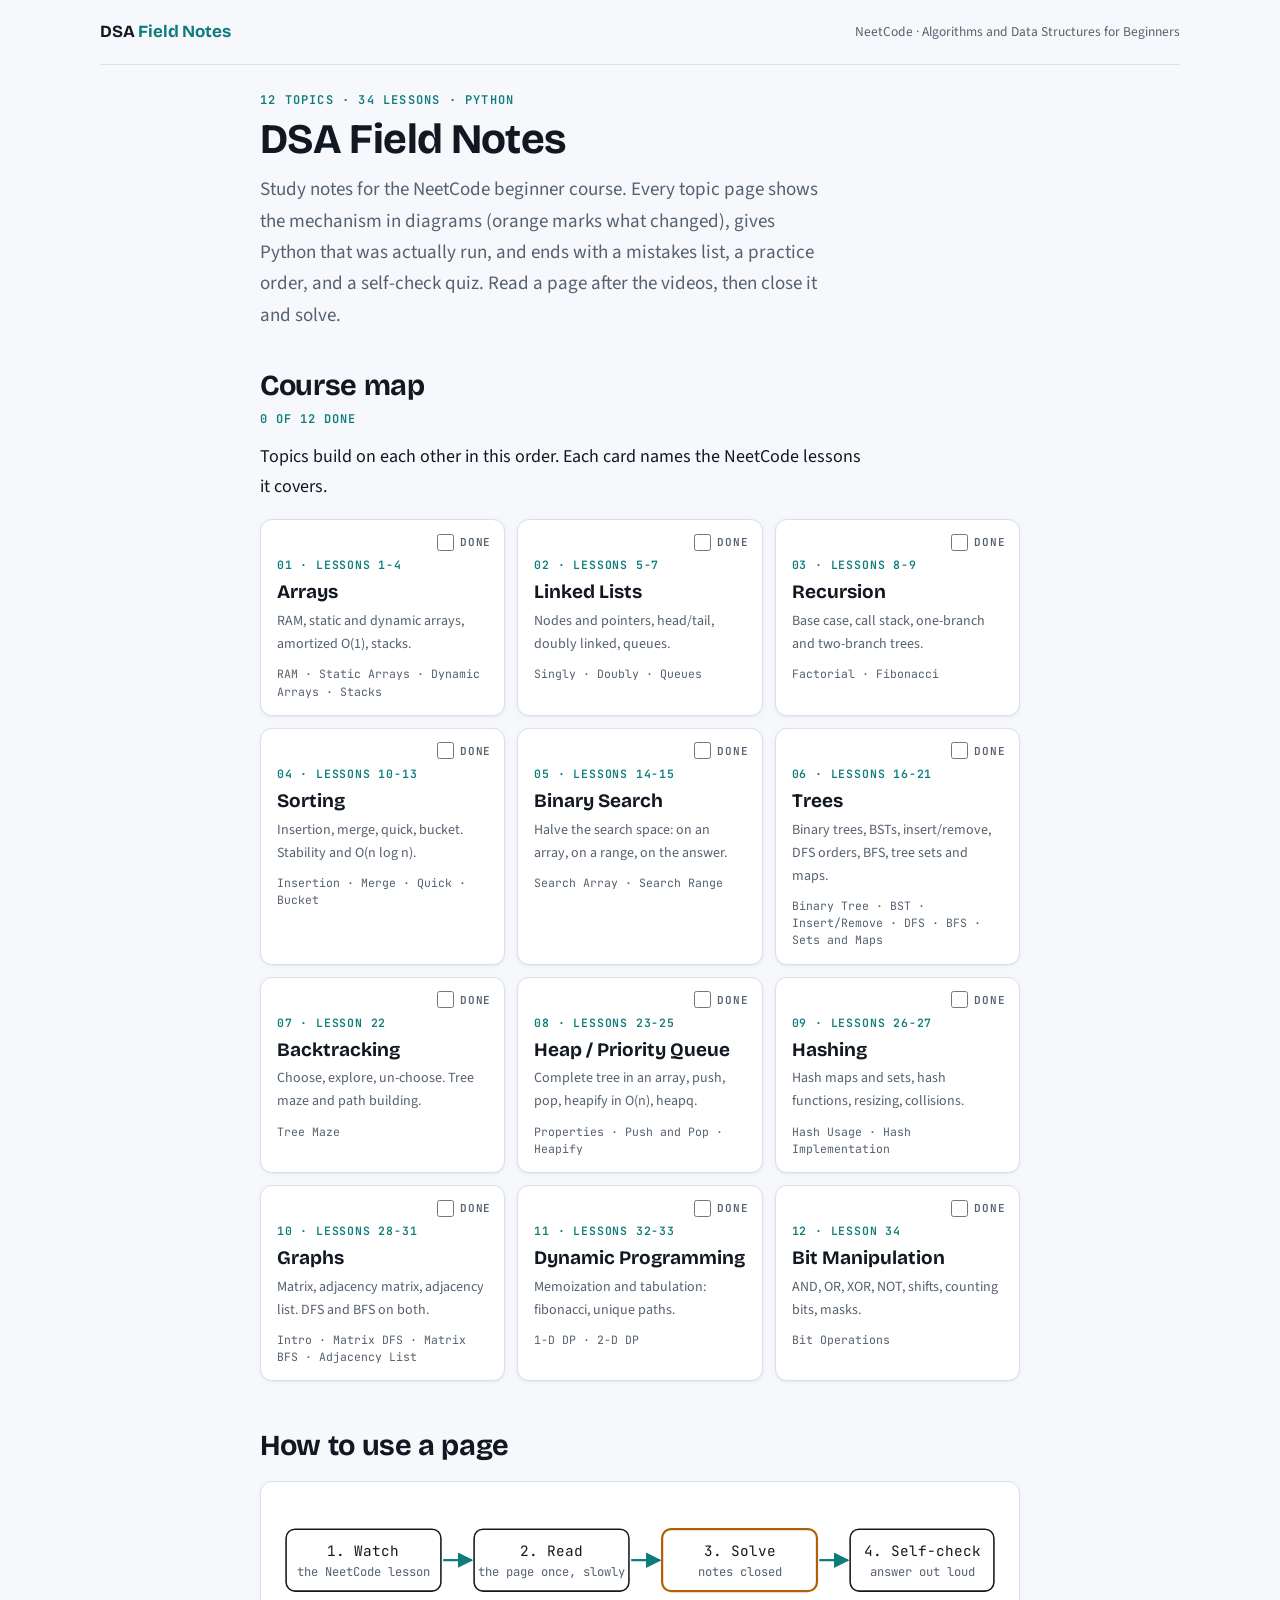
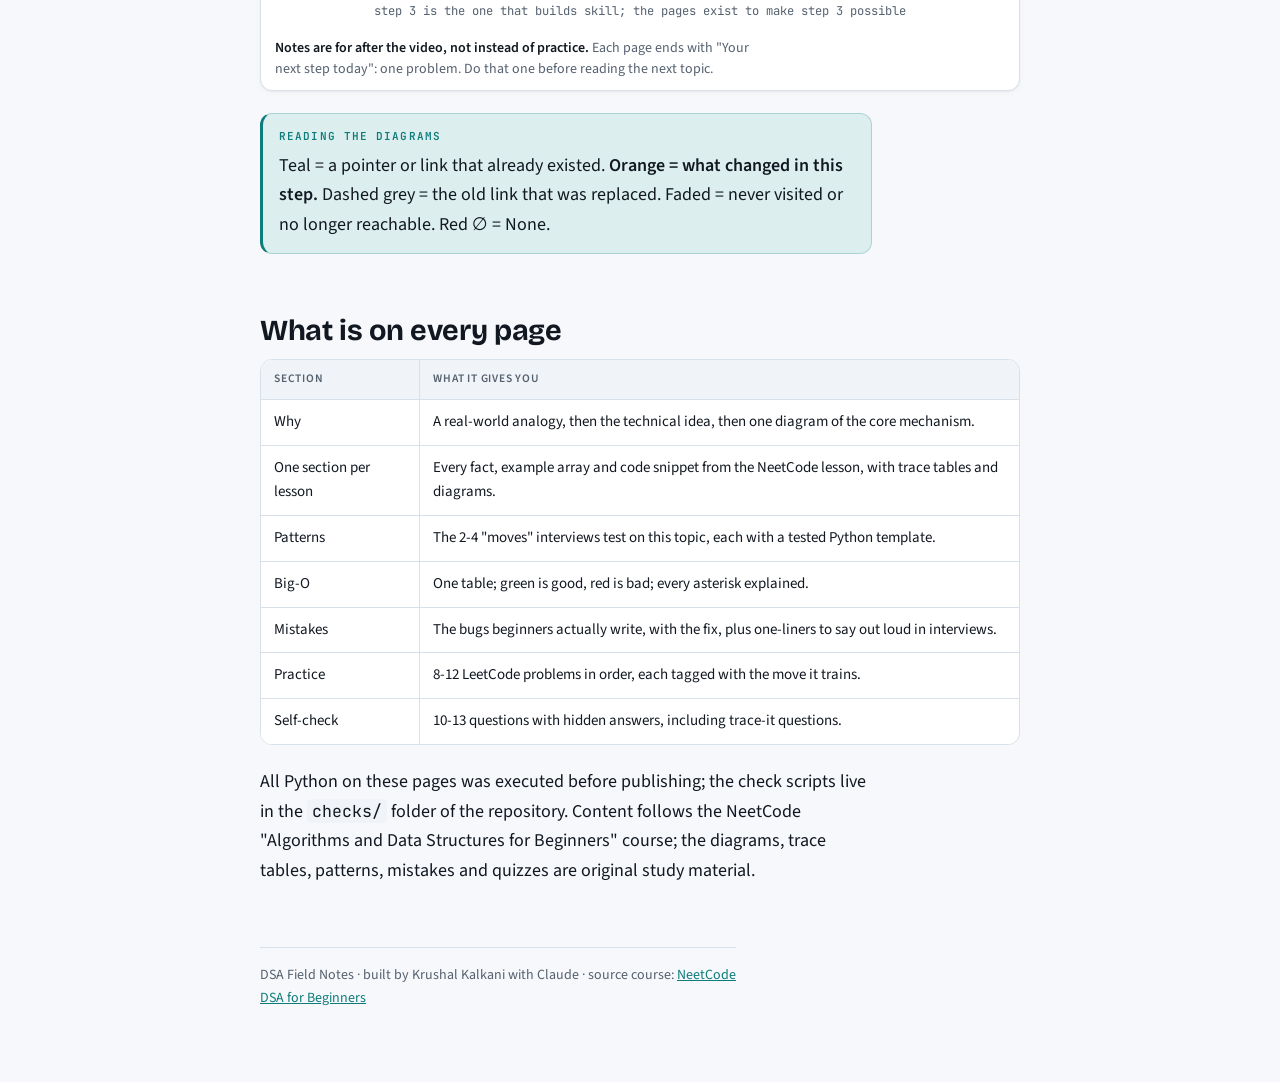
<file: index.html>
<!doctype html>
<html lang="en">
<head>
<meta charset="utf-8">
<meta name="viewport" content="width=device-width, initial-scale=1, viewport-fit=cover">
<meta name="theme-color" content="#F6F8FB" media="(prefers-color-scheme: light)">
<meta name="theme-color" content="#0F141A" media="(prefers-color-scheme: dark)">
<meta name="apple-mobile-web-app-capable" content="yes">
<meta name="apple-mobile-web-app-status-bar-style" content="default">
<meta name="apple-mobile-web-app-title" content="DSA Notes">
<meta name="format-detection" content="telephone=no">
<title>DSA Field Notes</title>
<meta name="description" content="Visual study notes for the NeetCode DSA for Beginners course: 12 topics, 34 lessons, pointer-level diagrams, tested Python, Big-O tables, mistakes, practice lists and self-check quizzes.">
<link rel="stylesheet" href="https://fonts.googleapis.com/css2?family=Bricolage+Grotesque:opsz,wght@12..96,500;12..96,700&family=Source+Sans+3:ital,wght@0,400;0,600;1,400&family=JetBrains+Mono:wght@400;600&display=swap">
<link rel="stylesheet" href="assets/style.css">
<link rel="manifest" href="manifest.webmanifest">
</head>
<body>

<svg width="0" height="0" style="position:absolute" aria-hidden="true">
  <defs>
    <marker id="arr" viewBox="0 0 10 10" refX="9" refY="5" markerWidth="7" markerHeight="7" orient="auto-start-reverse"><path d="M0,0 L10,5 L0,10 z" class="arr"/></marker>
    <marker id="arrNew" viewBox="0 0 10 10" refX="9" refY="5" markerWidth="7" markerHeight="7" orient="auto-start-reverse"><path d="M0,0 L10,5 L0,10 z" class="arrNew"/></marker>
  </defs>
</svg>

<div class="wrap">

<header class="site-head">
  <a class="brand" href="index.html">DSA <span>Field Notes</span></a>
  <div class="crumbs"><span>NeetCode · Algorithms and Data Structures for Beginners</span></div>
</header>

<div class="layout">

<div class="content">
<header class="top">
  <div class="eyebrow">12 topics · 34 lessons · Python</div>
  <h1>DSA Field Notes</h1>
  <p class="lede">Study notes for the NeetCode beginner course. Every topic page shows the mechanism in diagrams (orange marks what changed), gives Python that was actually run, and ends with a mistakes list, a practice order, and a self-check quiz. Read a page after the videos, then close it and solve.</p>
</header>

<section id="map" style="padding-top:24px">
  <h2>Course map</h2>
  <p class="done-count" id="done-count" hidden></p>
  <p>Topics build on each other in this order. Each card names the NeetCode lessons it covers.</p>

  <div class="topic-grid">
    <div class="topic-slot" data-topic="01-arrays"><a class="topic-card" href="topics/01-arrays.html"><div class="n">01 · LESSONS 1-4</div><h3>Arrays</h3><p>RAM, static and dynamic arrays, amortized O(1), stacks.</p><div class="lessons">RAM · Static Arrays · Dynamic Arrays · Stacks</div></a><label class="done-box"><input type="checkbox" aria-label="Mark Arrays done">Done</label></div>
    <div class="topic-slot" data-topic="02-linked-lists"><a class="topic-card" href="topics/02-linked-lists.html"><div class="n">02 · LESSONS 5-7</div><h3>Linked Lists</h3><p>Nodes and pointers, head/tail, doubly linked, queues.</p><div class="lessons">Singly · Doubly · Queues</div></a><label class="done-box"><input type="checkbox" aria-label="Mark Linked Lists done">Done</label></div>
    <div class="topic-slot" data-topic="03-recursion"><a class="topic-card" href="topics/03-recursion.html"><div class="n">03 · LESSONS 8-9</div><h3>Recursion</h3><p>Base case, call stack, one-branch and two-branch trees.</p><div class="lessons">Factorial · Fibonacci</div></a><label class="done-box"><input type="checkbox" aria-label="Mark Recursion done">Done</label></div>
    <div class="topic-slot" data-topic="04-sorting"><a class="topic-card" href="topics/04-sorting.html"><div class="n">04 · LESSONS 10-13</div><h3>Sorting</h3><p>Insertion, merge, quick, bucket. Stability and O(n log n).</p><div class="lessons">Insertion · Merge · Quick · Bucket</div></a><label class="done-box"><input type="checkbox" aria-label="Mark Sorting done">Done</label></div>
    <div class="topic-slot" data-topic="05-binary-search"><a class="topic-card" href="topics/05-binary-search.html"><div class="n">05 · LESSONS 14-15</div><h3>Binary Search</h3><p>Halve the search space: on an array, on a range, on the answer.</p><div class="lessons">Search Array · Search Range</div></a><label class="done-box"><input type="checkbox" aria-label="Mark Binary Search done">Done</label></div>
    <div class="topic-slot" data-topic="06-trees"><a class="topic-card" href="topics/06-trees.html"><div class="n">06 · LESSONS 16-21</div><h3>Trees</h3><p>Binary trees, BSTs, insert/remove, DFS orders, BFS, tree sets and maps.</p><div class="lessons">Binary Tree · BST · Insert/Remove · DFS · BFS · Sets and Maps</div></a><label class="done-box"><input type="checkbox" aria-label="Mark Trees done">Done</label></div>
    <div class="topic-slot" data-topic="07-backtracking"><a class="topic-card" href="topics/07-backtracking.html"><div class="n">07 · LESSON 22</div><h3>Backtracking</h3><p>Choose, explore, un-choose. Tree maze and path building.</p><div class="lessons">Tree Maze</div></a><label class="done-box"><input type="checkbox" aria-label="Mark Backtracking done">Done</label></div>
    <div class="topic-slot" data-topic="08-heaps"><a class="topic-card" href="topics/08-heaps.html"><div class="n">08 · LESSONS 23-25</div><h3>Heap / Priority Queue</h3><p>Complete tree in an array, push, pop, heapify in O(n), heapq.</p><div class="lessons">Properties · Push and Pop · Heapify</div></a><label class="done-box"><input type="checkbox" aria-label="Mark Heap and Priority Queue done">Done</label></div>
    <div class="topic-slot" data-topic="09-hashing"><a class="topic-card" href="topics/09-hashing.html"><div class="n">09 · LESSONS 26-27</div><h3>Hashing</h3><p>Hash maps and sets, hash functions, resizing, collisions.</p><div class="lessons">Hash Usage · Hash Implementation</div></a><label class="done-box"><input type="checkbox" aria-label="Mark Hashing done">Done</label></div>
    <div class="topic-slot" data-topic="10-graphs"><a class="topic-card" href="topics/10-graphs.html"><div class="n">10 · LESSONS 28-31</div><h3>Graphs</h3><p>Matrix, adjacency matrix, adjacency list. DFS and BFS on both.</p><div class="lessons">Intro · Matrix DFS · Matrix BFS · Adjacency List</div></a><label class="done-box"><input type="checkbox" aria-label="Mark Graphs done">Done</label></div>
    <div class="topic-slot" data-topic="11-dynamic-programming"><a class="topic-card" href="topics/11-dynamic-programming.html"><div class="n">11 · LESSONS 32-33</div><h3>Dynamic Programming</h3><p>Memoization and tabulation: fibonacci, unique paths.</p><div class="lessons">1-D DP · 2-D DP</div></a><label class="done-box"><input type="checkbox" aria-label="Mark Dynamic Programming done">Done</label></div>
    <div class="topic-slot" data-topic="12-bit-manipulation"><a class="topic-card" href="topics/12-bit-manipulation.html"><div class="n">12 · LESSON 34</div><h3>Bit Manipulation</h3><p>AND, OR, XOR, NOT, shifts, counting bits, masks.</p><div class="lessons">Bit Operations</div></a><label class="done-box"><input type="checkbox" aria-label="Mark Bit Manipulation done">Done</label></div>
  </div>
</section>

<section id="how">
  <h2>How to use a page</h2>
  <figure>
    <svg viewBox="0 0 660 120" role="img" aria-label="Four steps in a row: watch the NeetCode lesson, read the topic page once, close it and solve the practice list, then take the self-check quiz.">
      <rect x="10" y="30" width="140" height="56" rx="8" class="nd"/><text x="80" y="54" class="t" text-anchor="middle">1. Watch</text><text x="80" y="72" class="t small" text-anchor="middle">the NeetCode lesson</text>
      <path d="M152,58 L178,58" class="ptr" marker-end="url(#arr)"/>
      <rect x="180" y="30" width="140" height="56" rx="8" class="nd"/><text x="250" y="54" class="t" text-anchor="middle">2. Read</text><text x="250" y="72" class="t small" text-anchor="middle">the page once, slowly</text>
      <path d="M322,58 L348,58" class="ptr" marker-end="url(#arr)"/>
      <rect x="350" y="30" width="140" height="56" rx="8" class="nd newnd"/><text x="420" y="54" class="t" text-anchor="middle">3. Solve</text><text x="420" y="72" class="t small" text-anchor="middle">notes closed</text>
      <path d="M492,58 L518,58" class="ptr" marker-end="url(#arr)"/>
      <rect x="520" y="30" width="130" height="56" rx="8" class="nd"/><text x="585" y="54" class="t" text-anchor="middle">4. Self-check</text><text x="585" y="72" class="t small" text-anchor="middle">answer out loud</text>
      <text x="330" y="108" class="t small" text-anchor="middle">step 3 is the one that builds skill; the pages exist to make step 3 possible</text>
    </svg>
    <figcaption><b>Notes are for after the video, not instead of practice.</b> Each page ends with "Your next step today": one problem. Do that one before reading the next topic.</figcaption>
  </figure>

  <div class="callout keep">
    <span class="lab">Reading the diagrams</span>
    <p>Teal = a pointer or link that already existed. <strong>Orange = what changed in this step.</strong> Dashed grey = the old link that was replaced. Faded = never visited or no longer reachable. Red ∅ = None.</p>
  </div>
</section>

<section id="about">
  <h2>What is on every page</h2>
  <div class="tbl"><table>
    <thead><tr><th>Section</th><th>What it gives you</th></tr></thead>
    <tbody>
      <tr><td>Why</td><td>A real-world analogy, then the technical idea, then one diagram of the core mechanism.</td></tr>
      <tr><td>One section per lesson</td><td>Every fact, example array and code snippet from the NeetCode lesson, with trace tables and diagrams.</td></tr>
      <tr><td>Patterns</td><td>The 2-4 "moves" interviews test on this topic, each with a tested Python template.</td></tr>
      <tr><td>Big-O</td><td>One table; green is good, red is bad; every asterisk explained.</td></tr>
      <tr><td>Mistakes</td><td>The bugs beginners actually write, with the fix, plus one-liners to say out loud in interviews.</td></tr>
      <tr><td>Practice</td><td>8-12 LeetCode problems in order, each tagged with the move it trains.</td></tr>
      <tr><td>Self-check</td><td>10-13 questions with hidden answers, including trace-it questions.</td></tr>
    </tbody>
  </table></div>
  <p>All Python on these pages was executed before publishing; the check scripts live in the <code>checks/</code> folder of the repository. Content follows the NeetCode "Algorithms and Data Structures for Beginners" course; the diagrams, trace tables, patterns, mistakes and quizzes are original study material.</p>
</section>

<footer>
  DSA Field Notes · built by Krushal Kalkani with Claude · source course: <a href="https://neetcode.io/courses/dsa-for-beginners/0">NeetCode DSA for Beginners</a>
</footer>
</div>
</div>
</div>
<script src="assets/ui.js" defer></script>
</body>
</html>
</file>
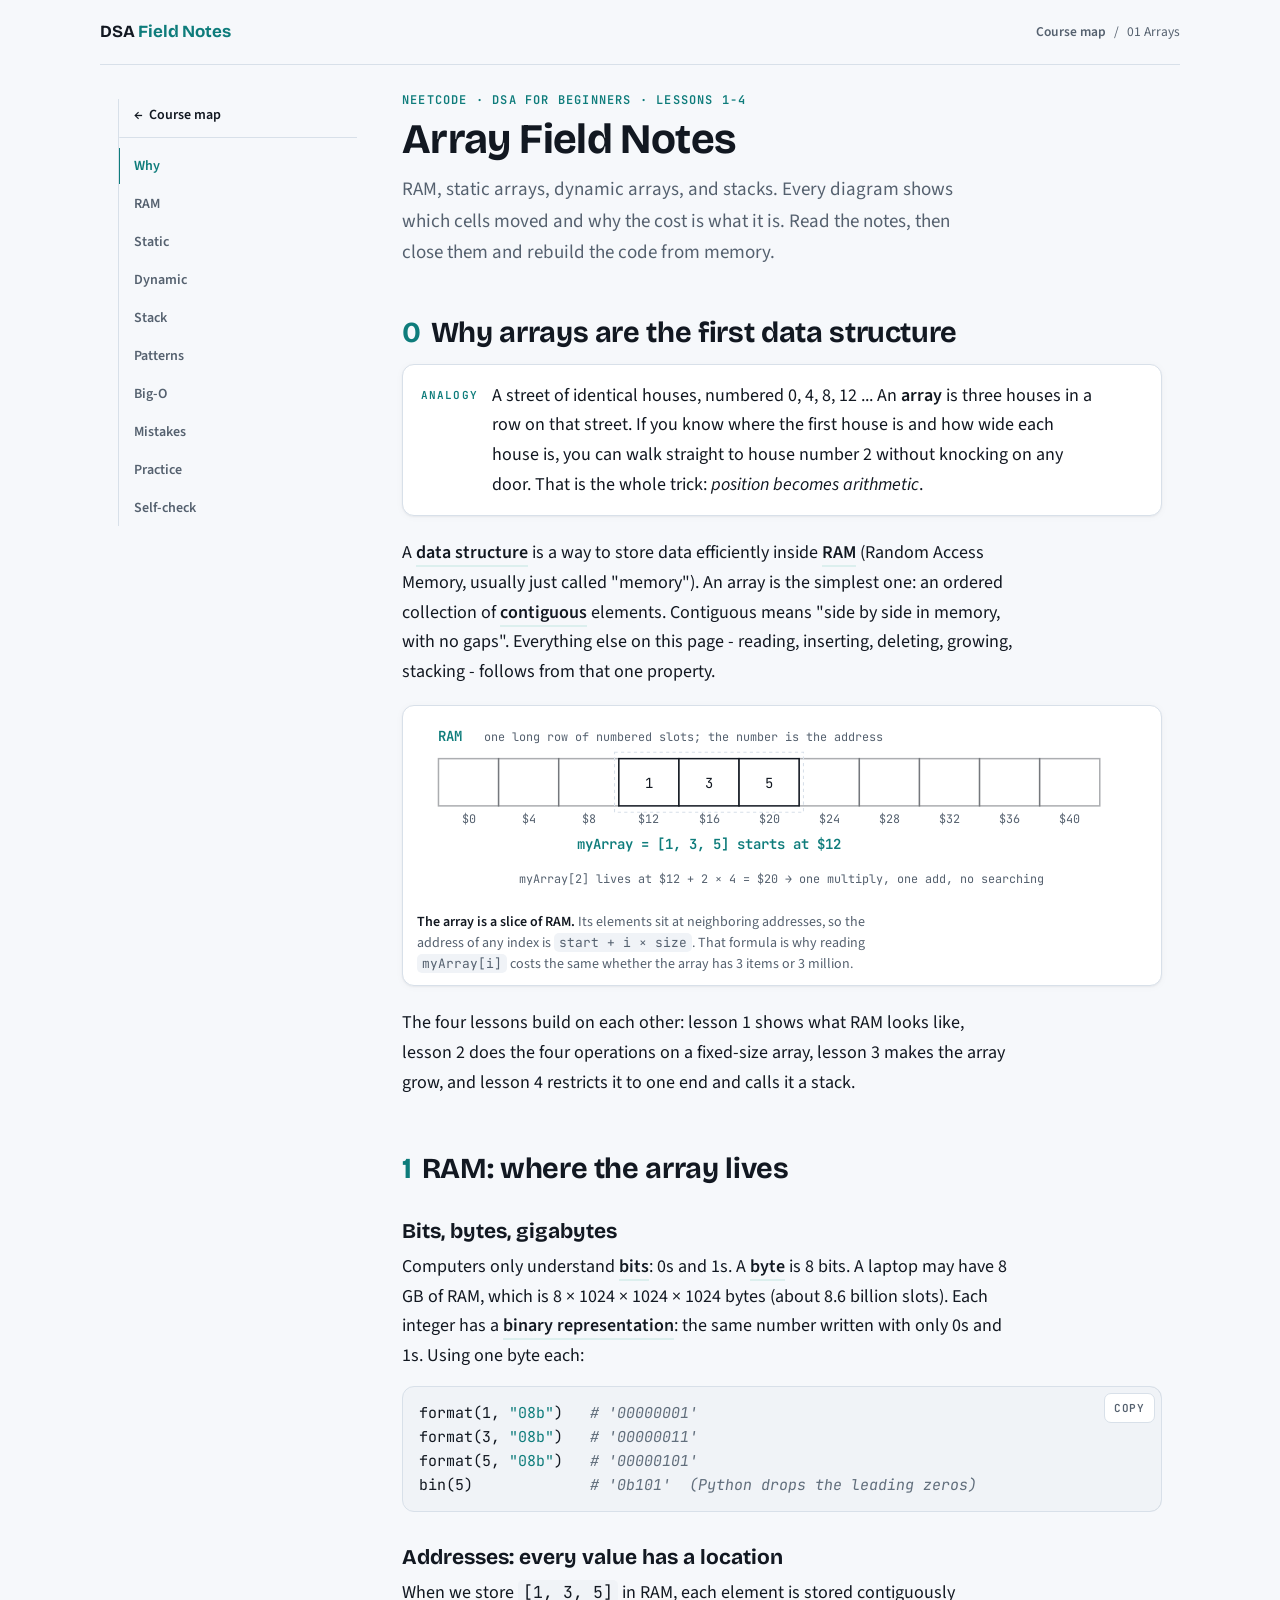
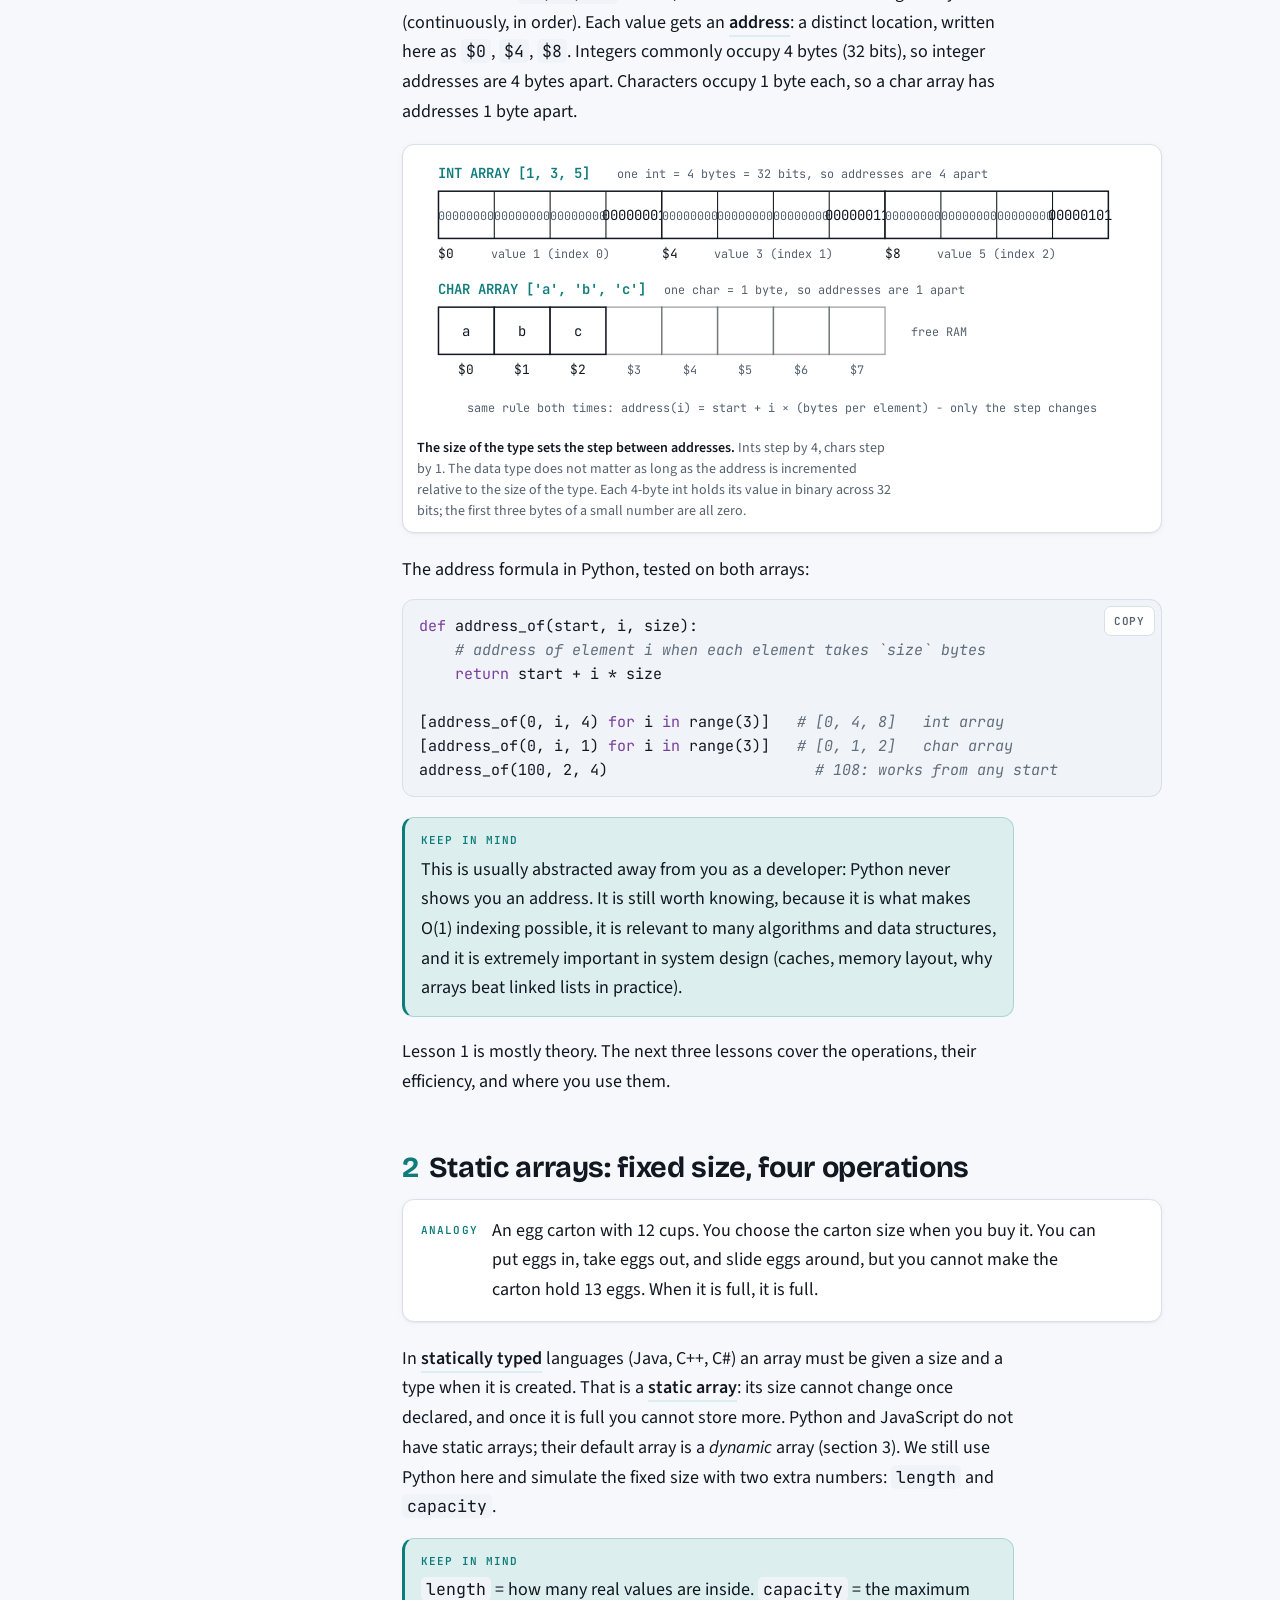
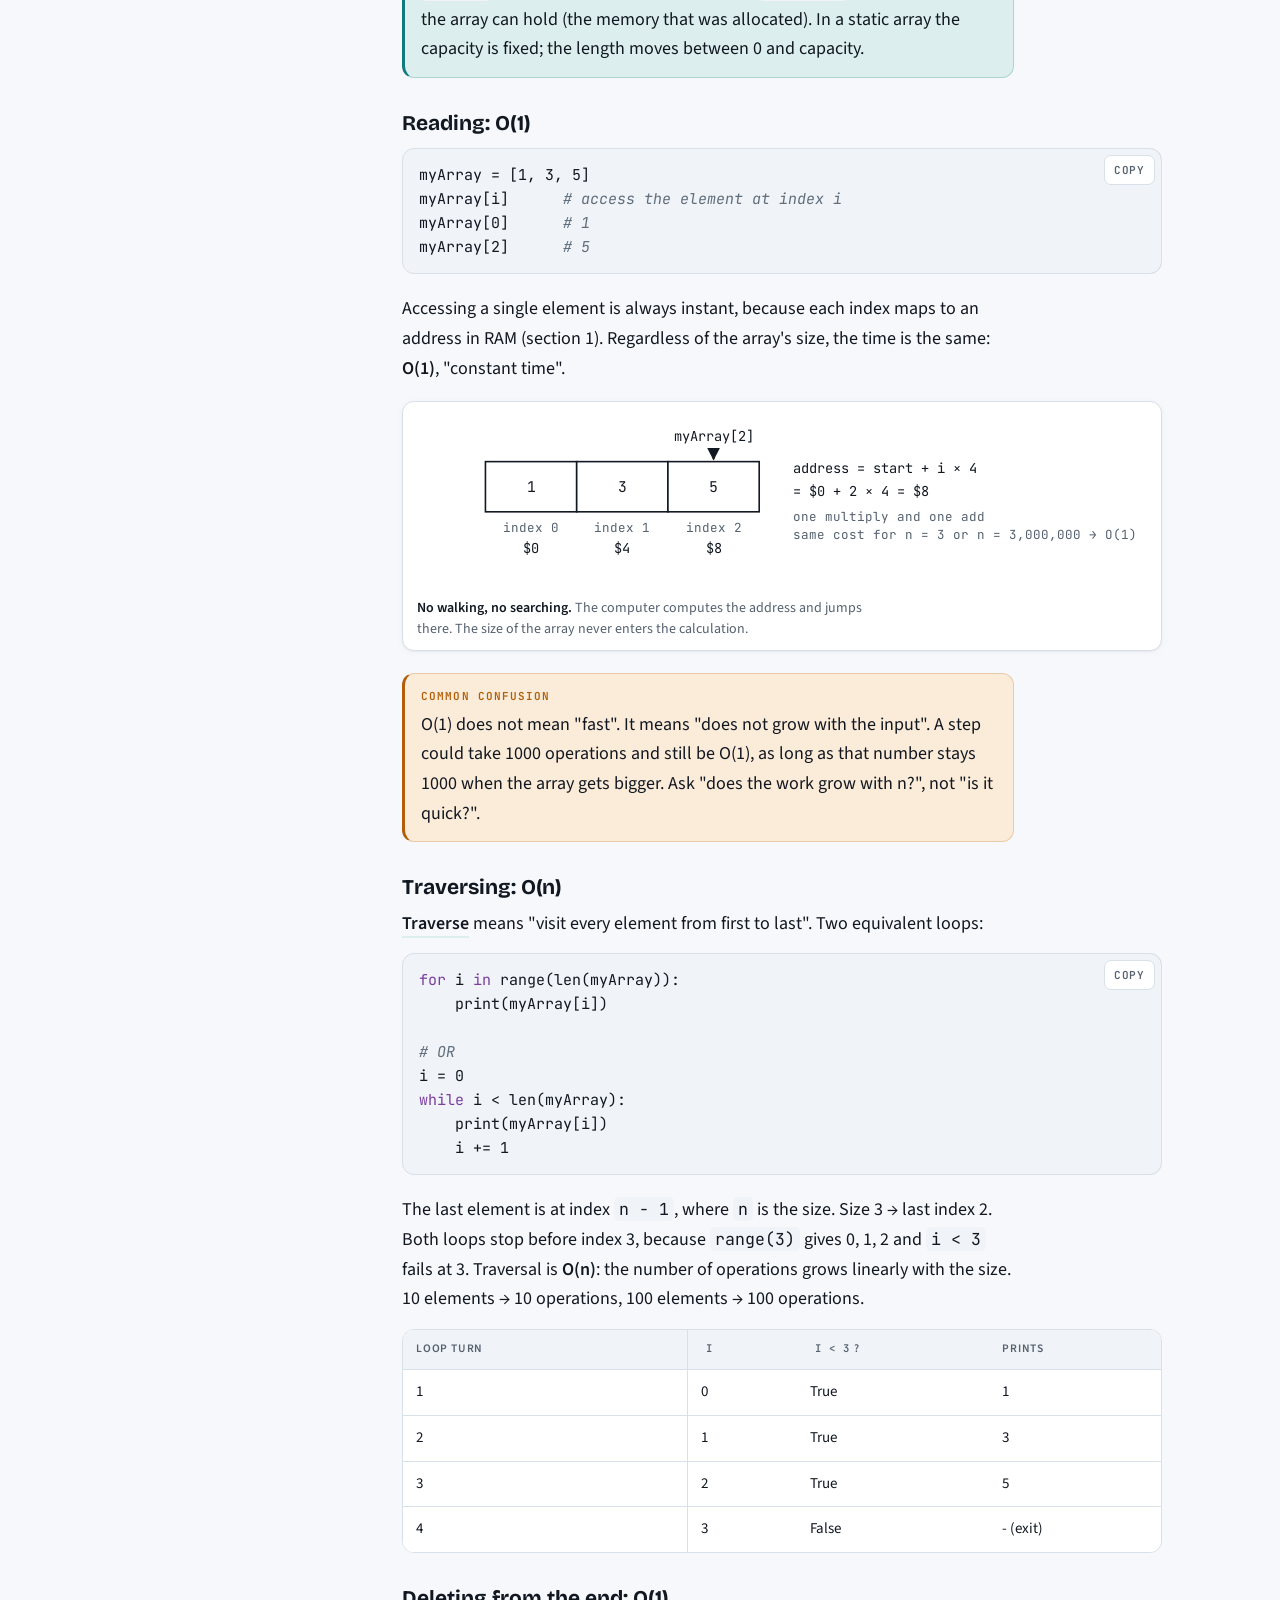
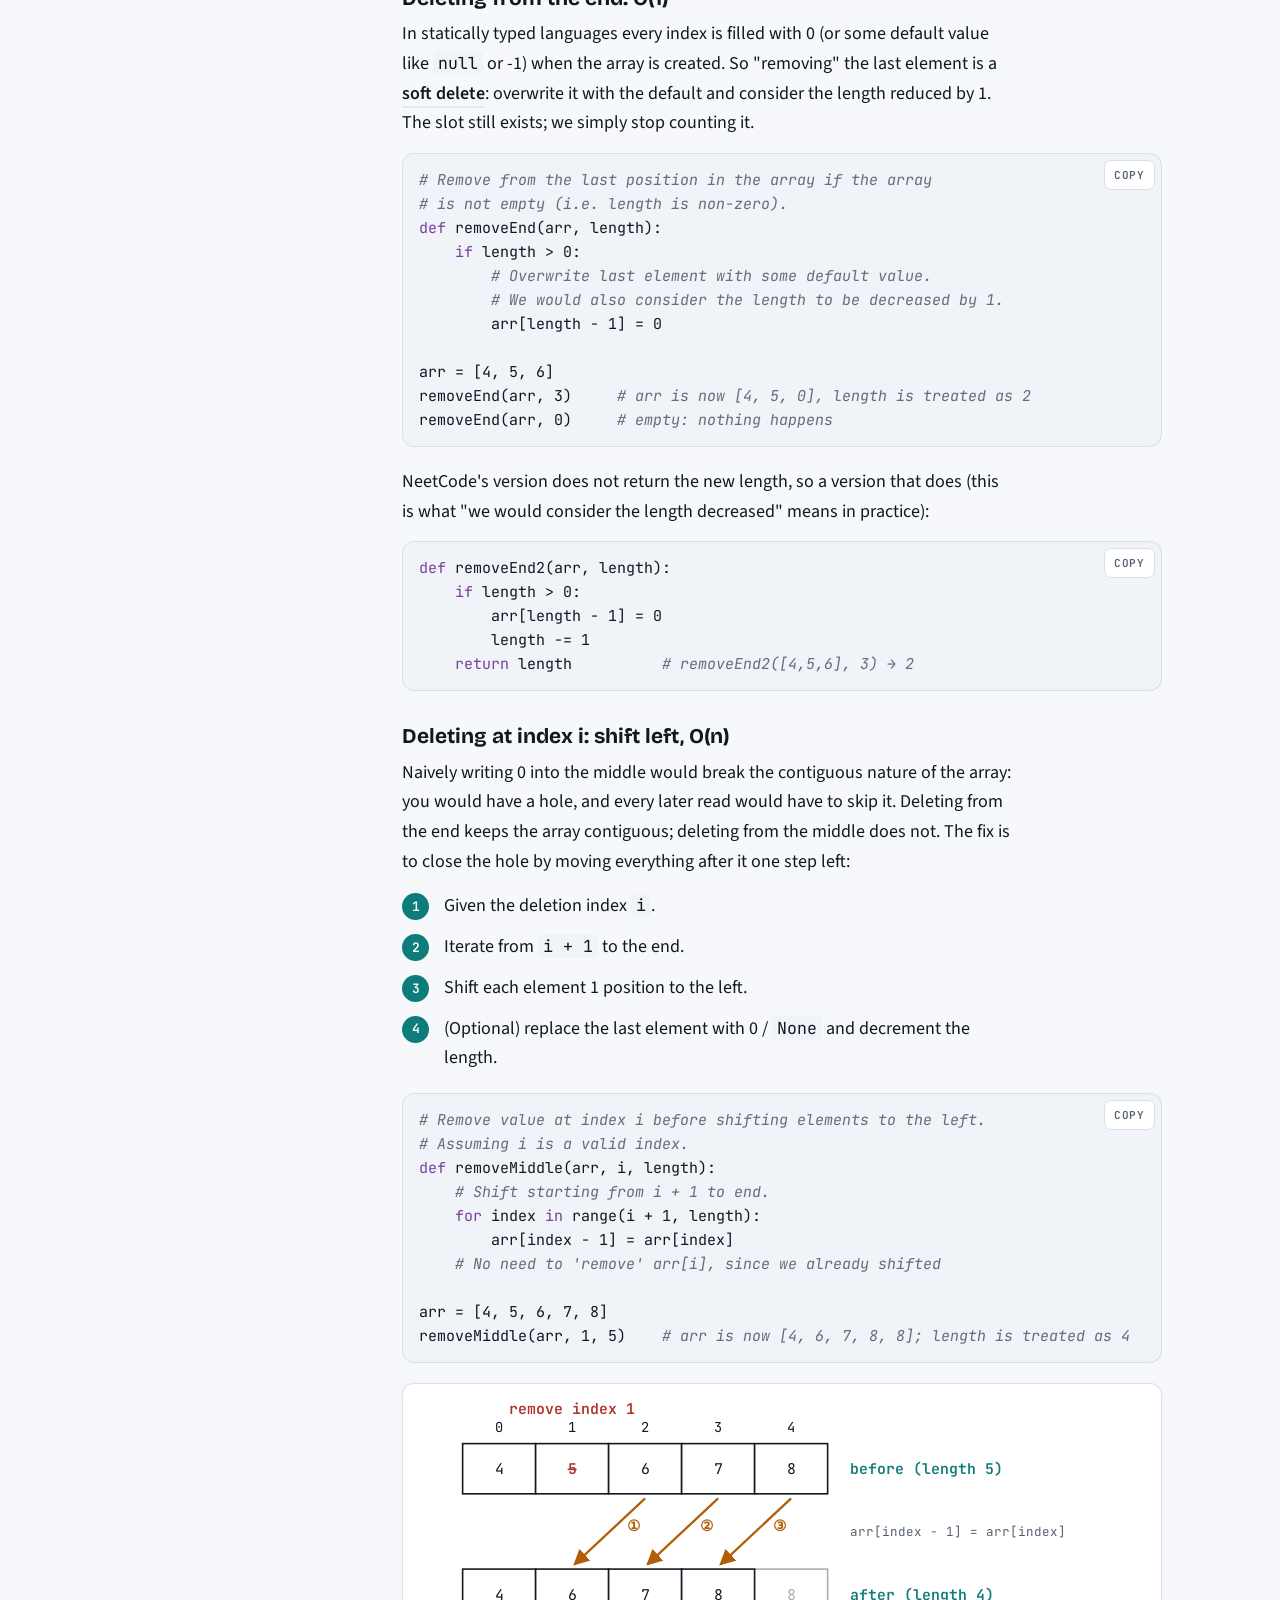
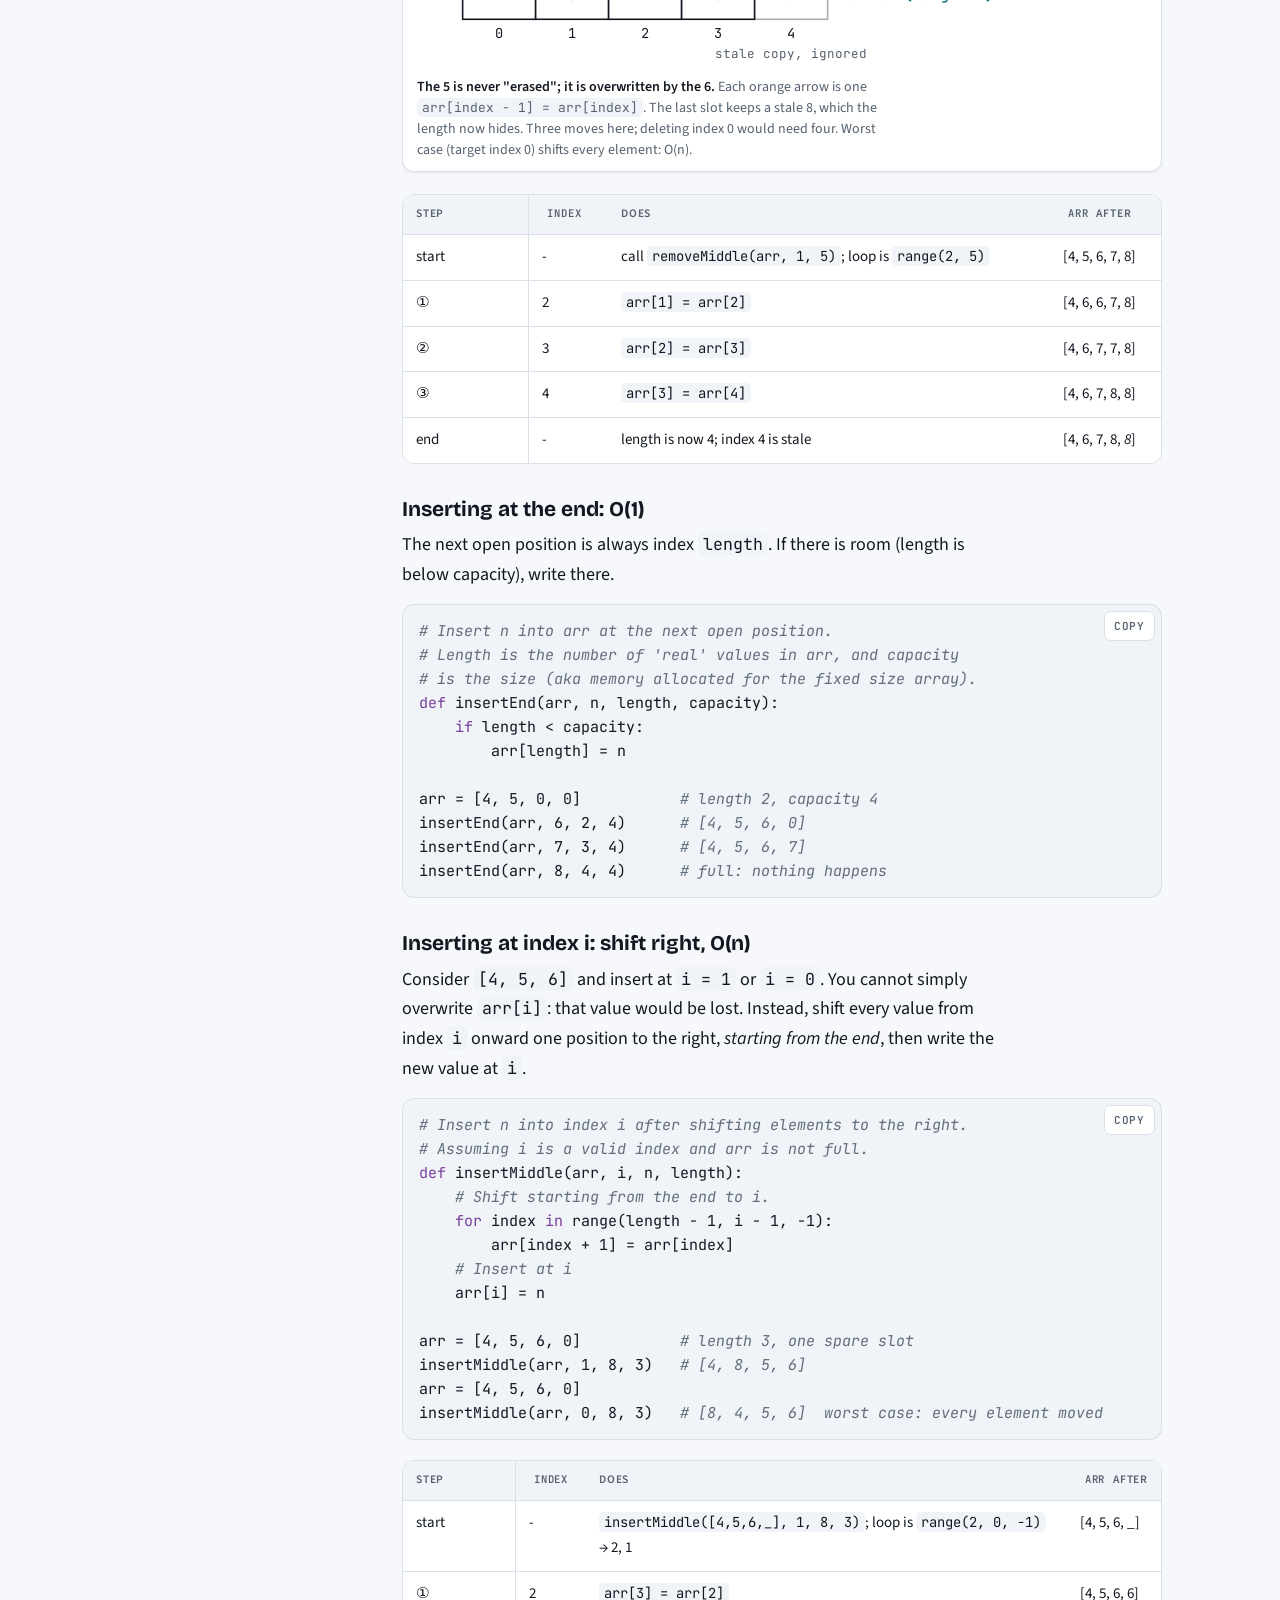
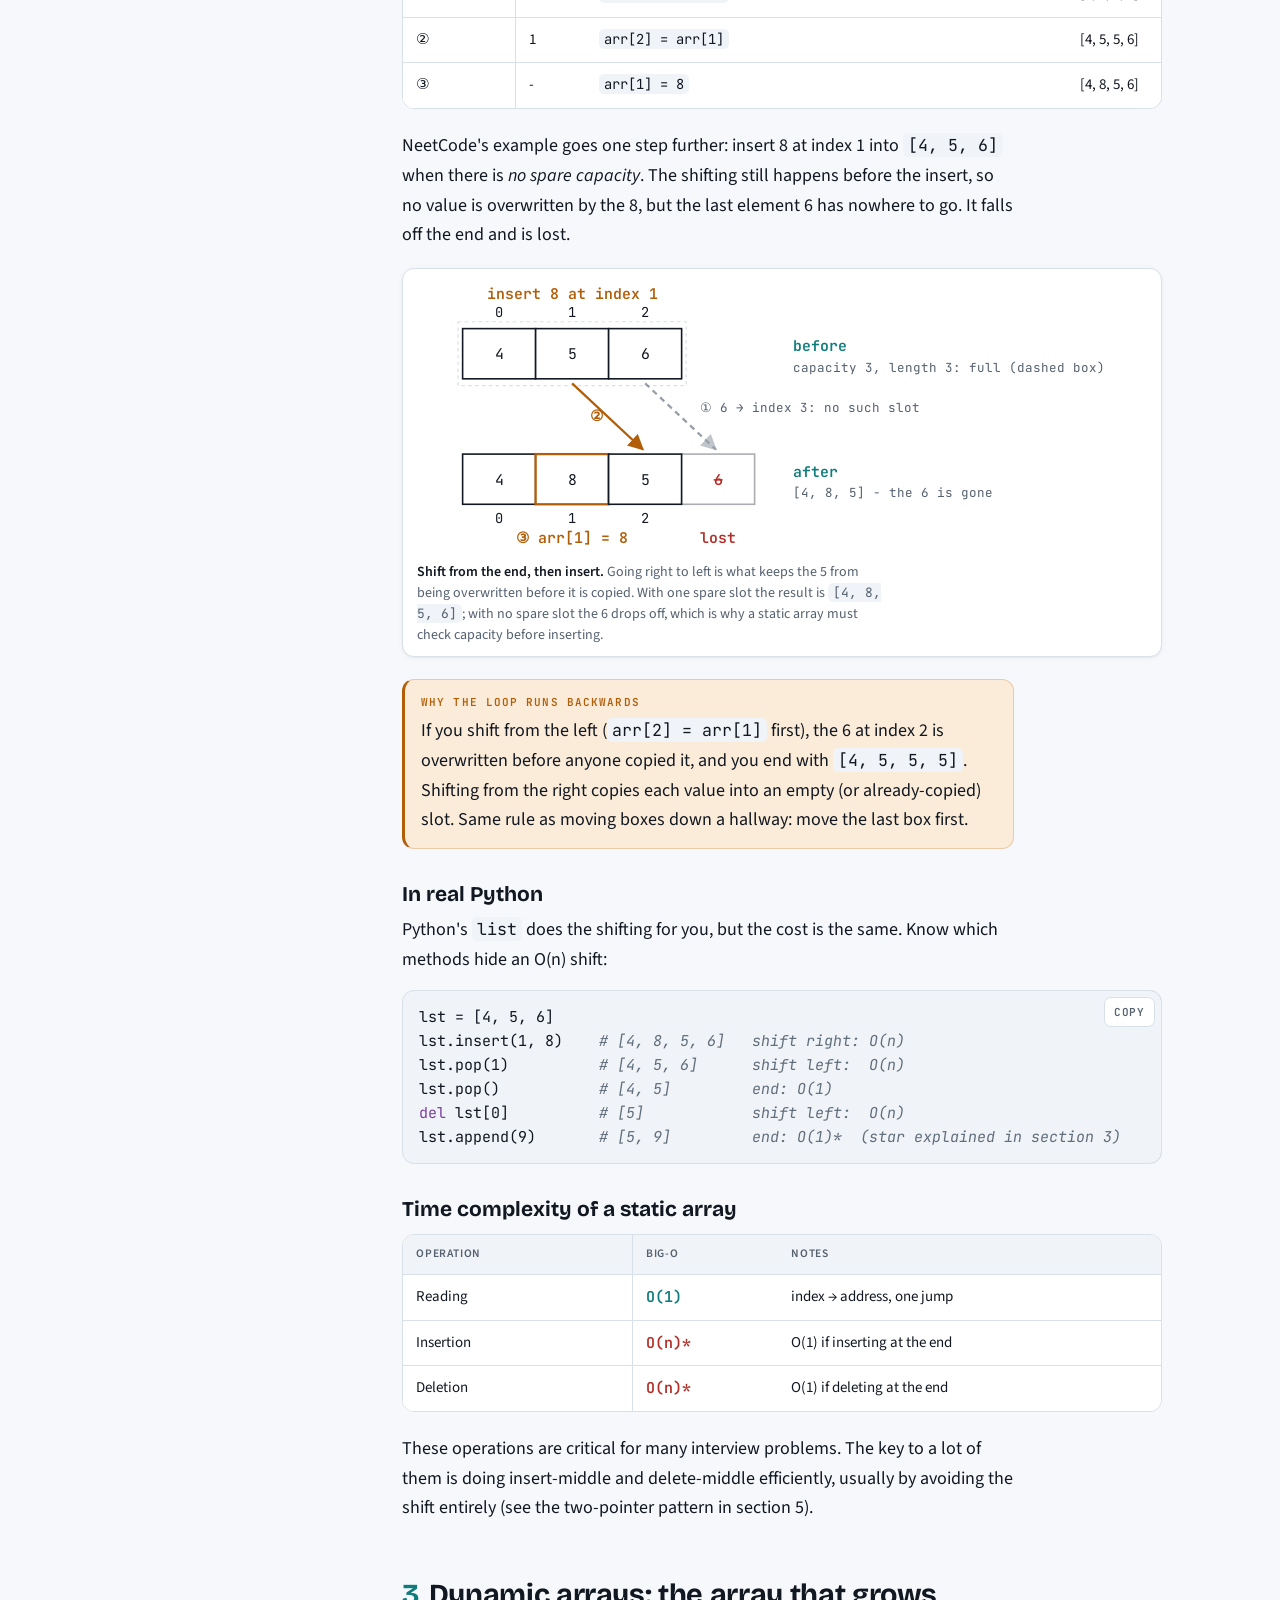
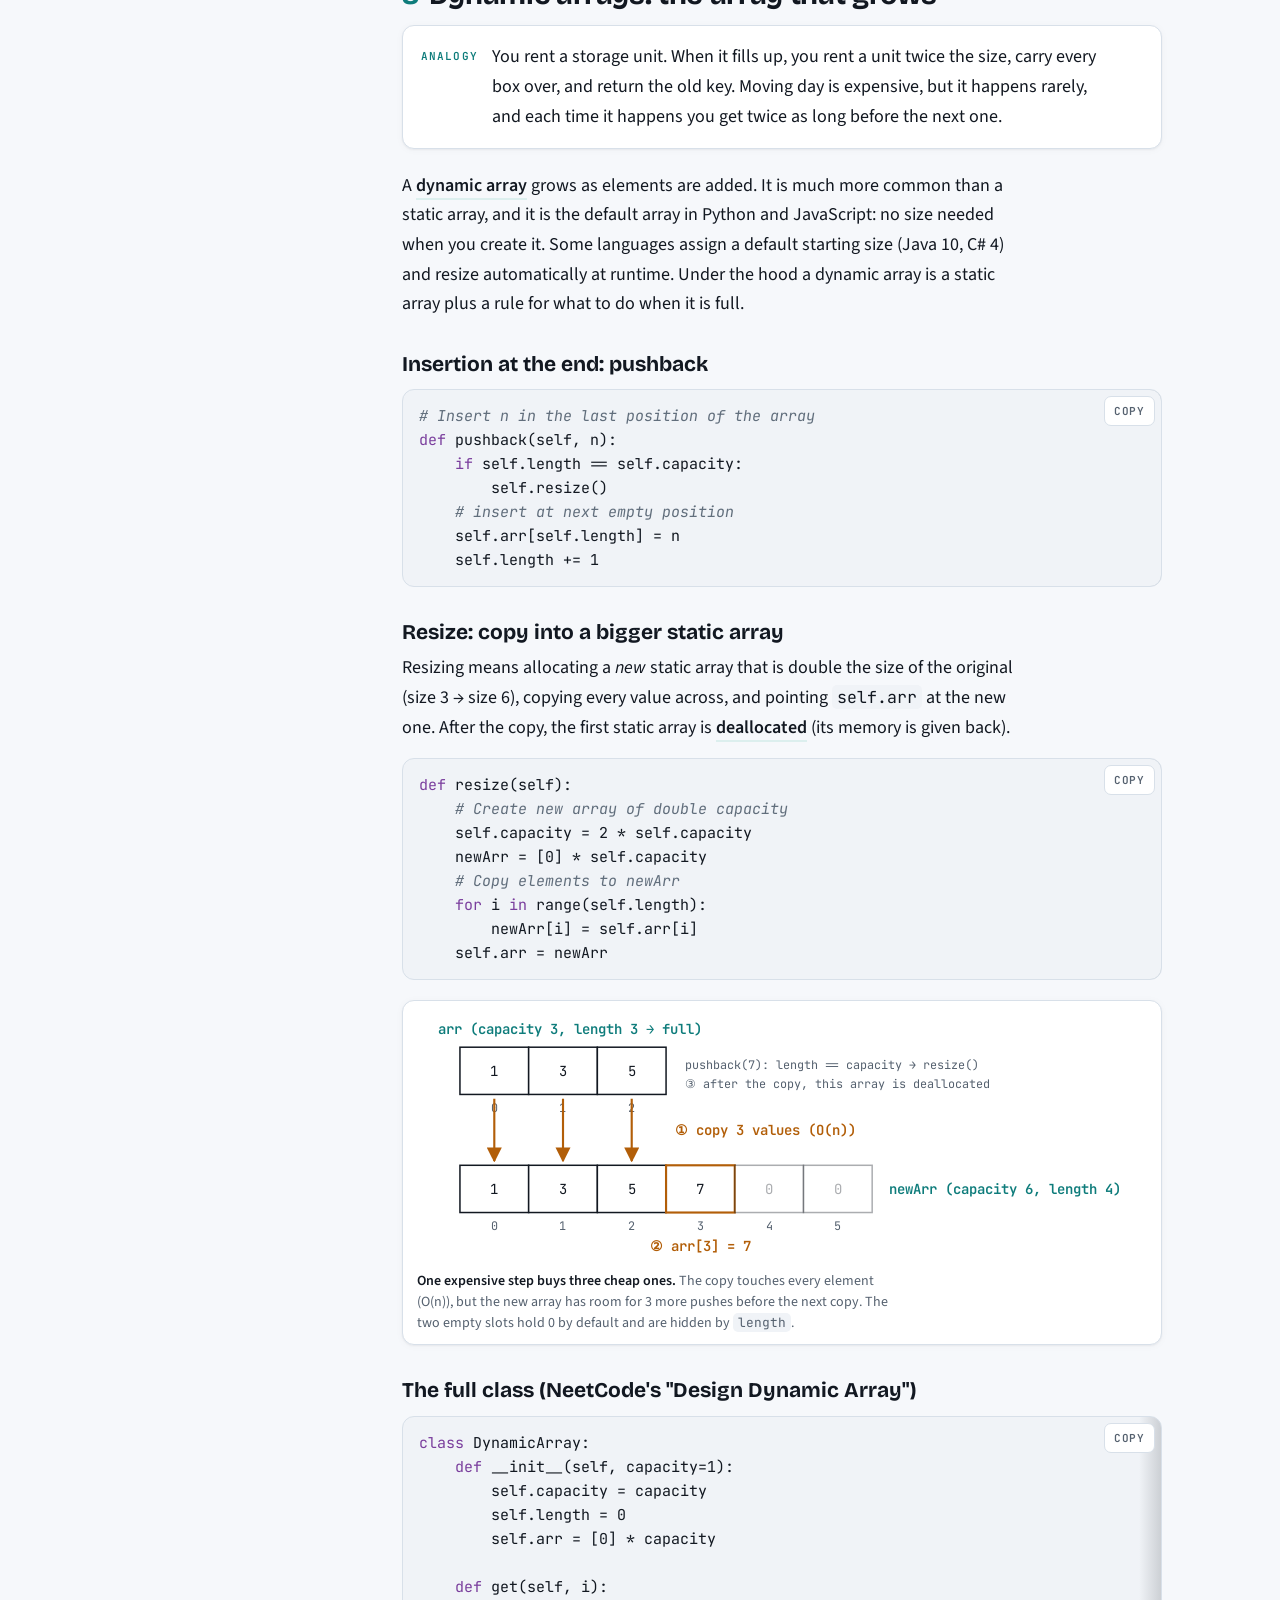
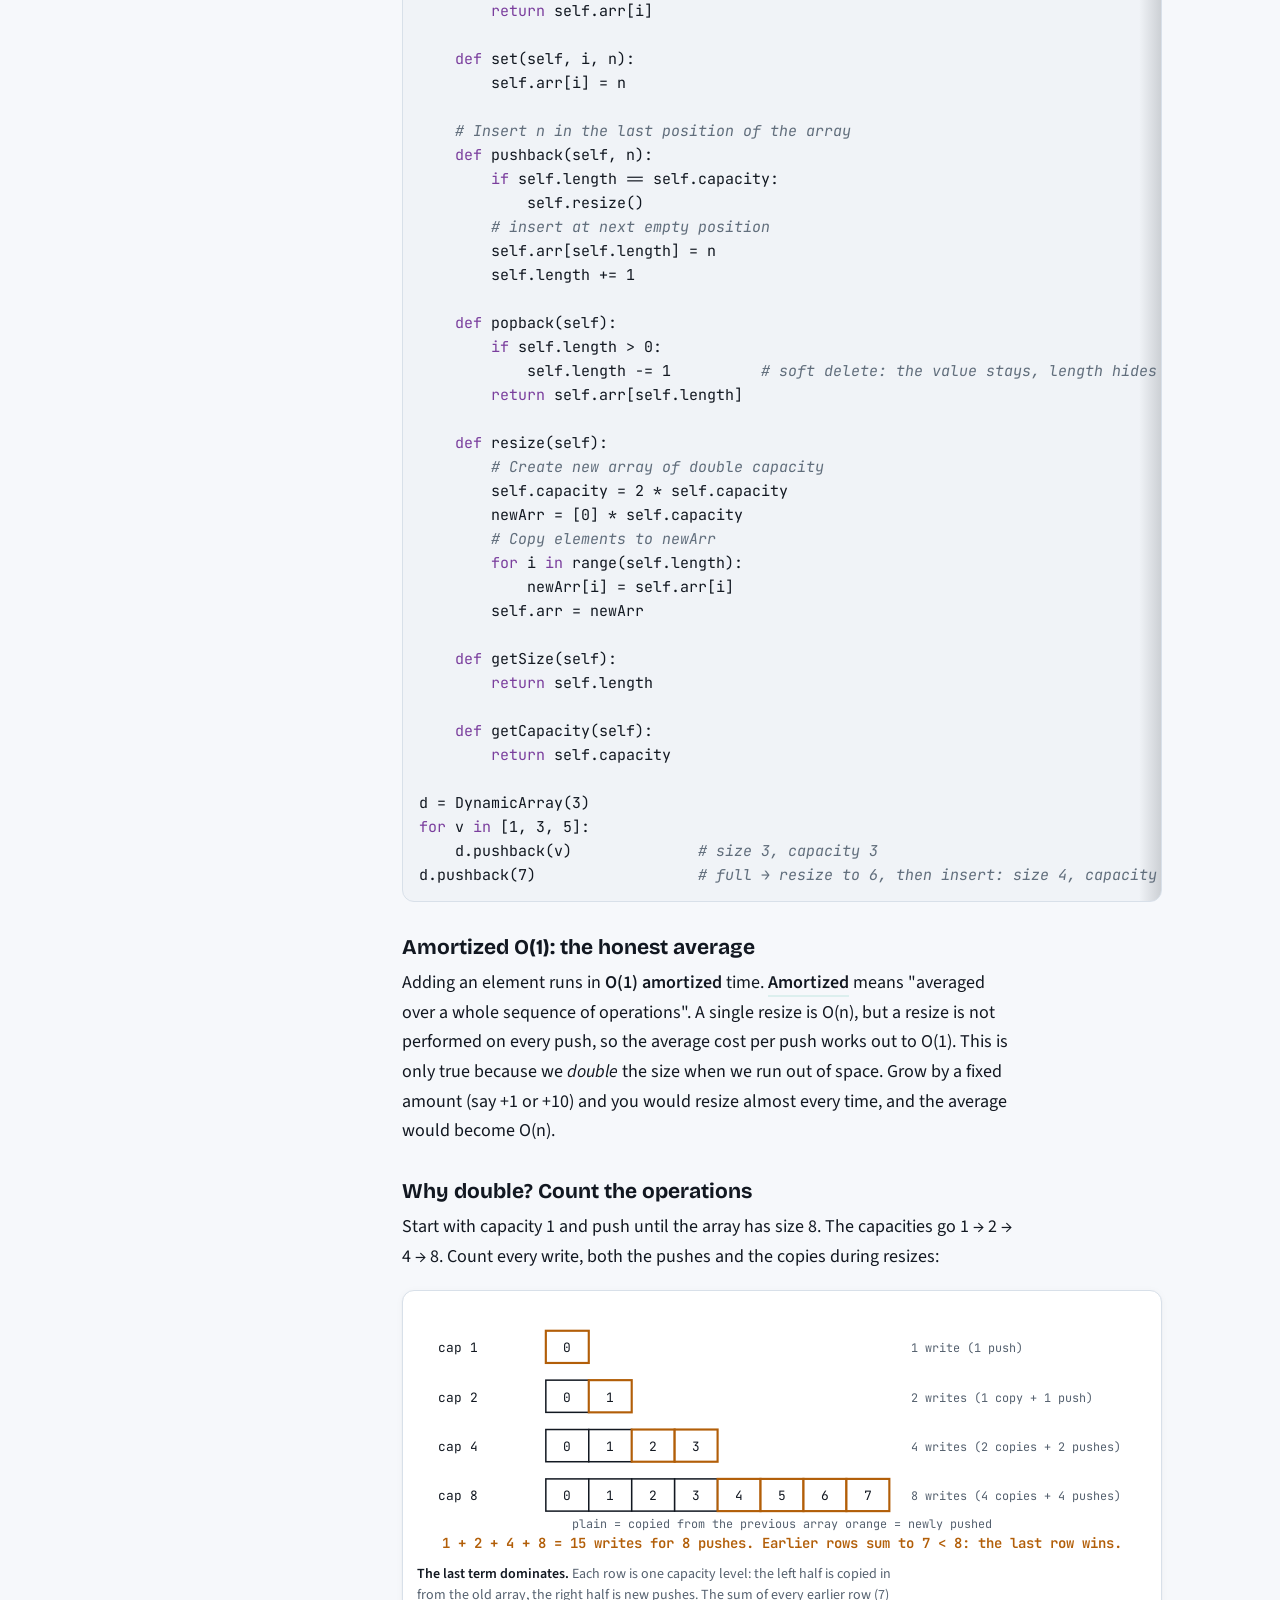
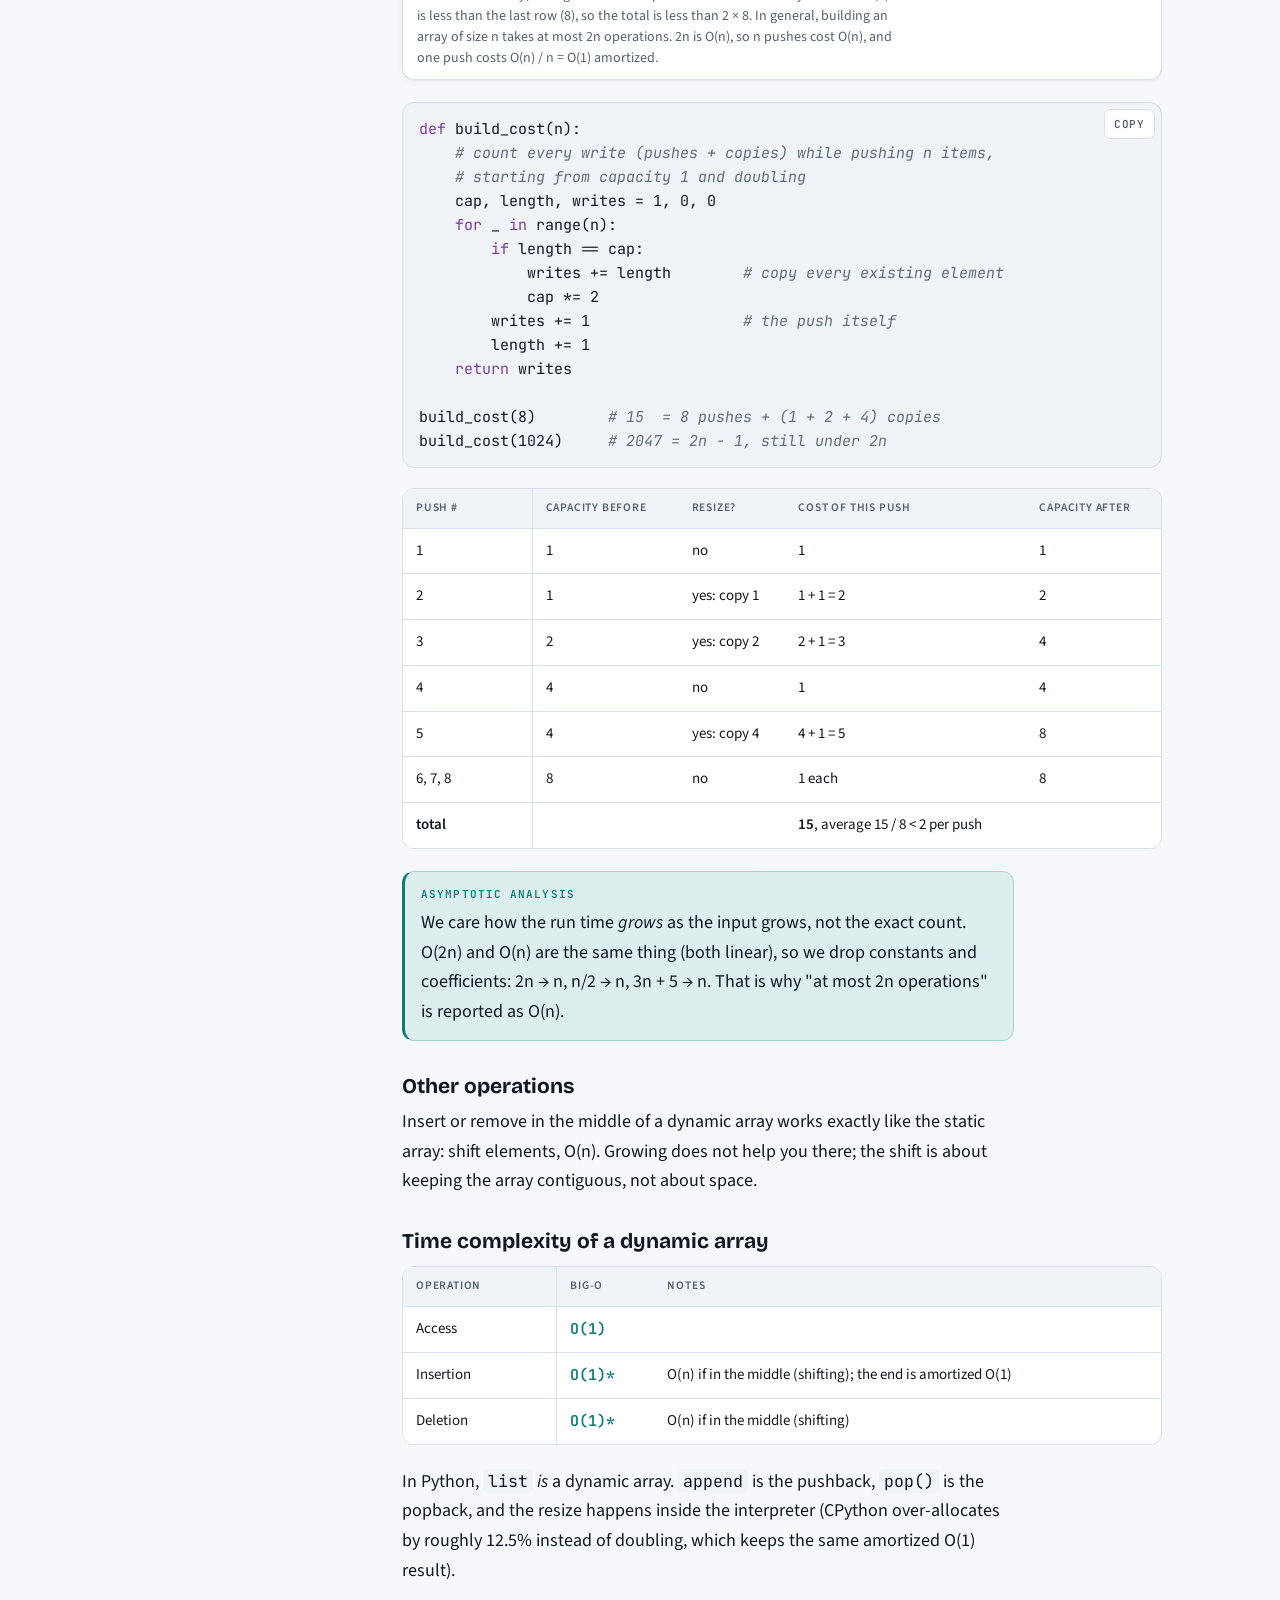
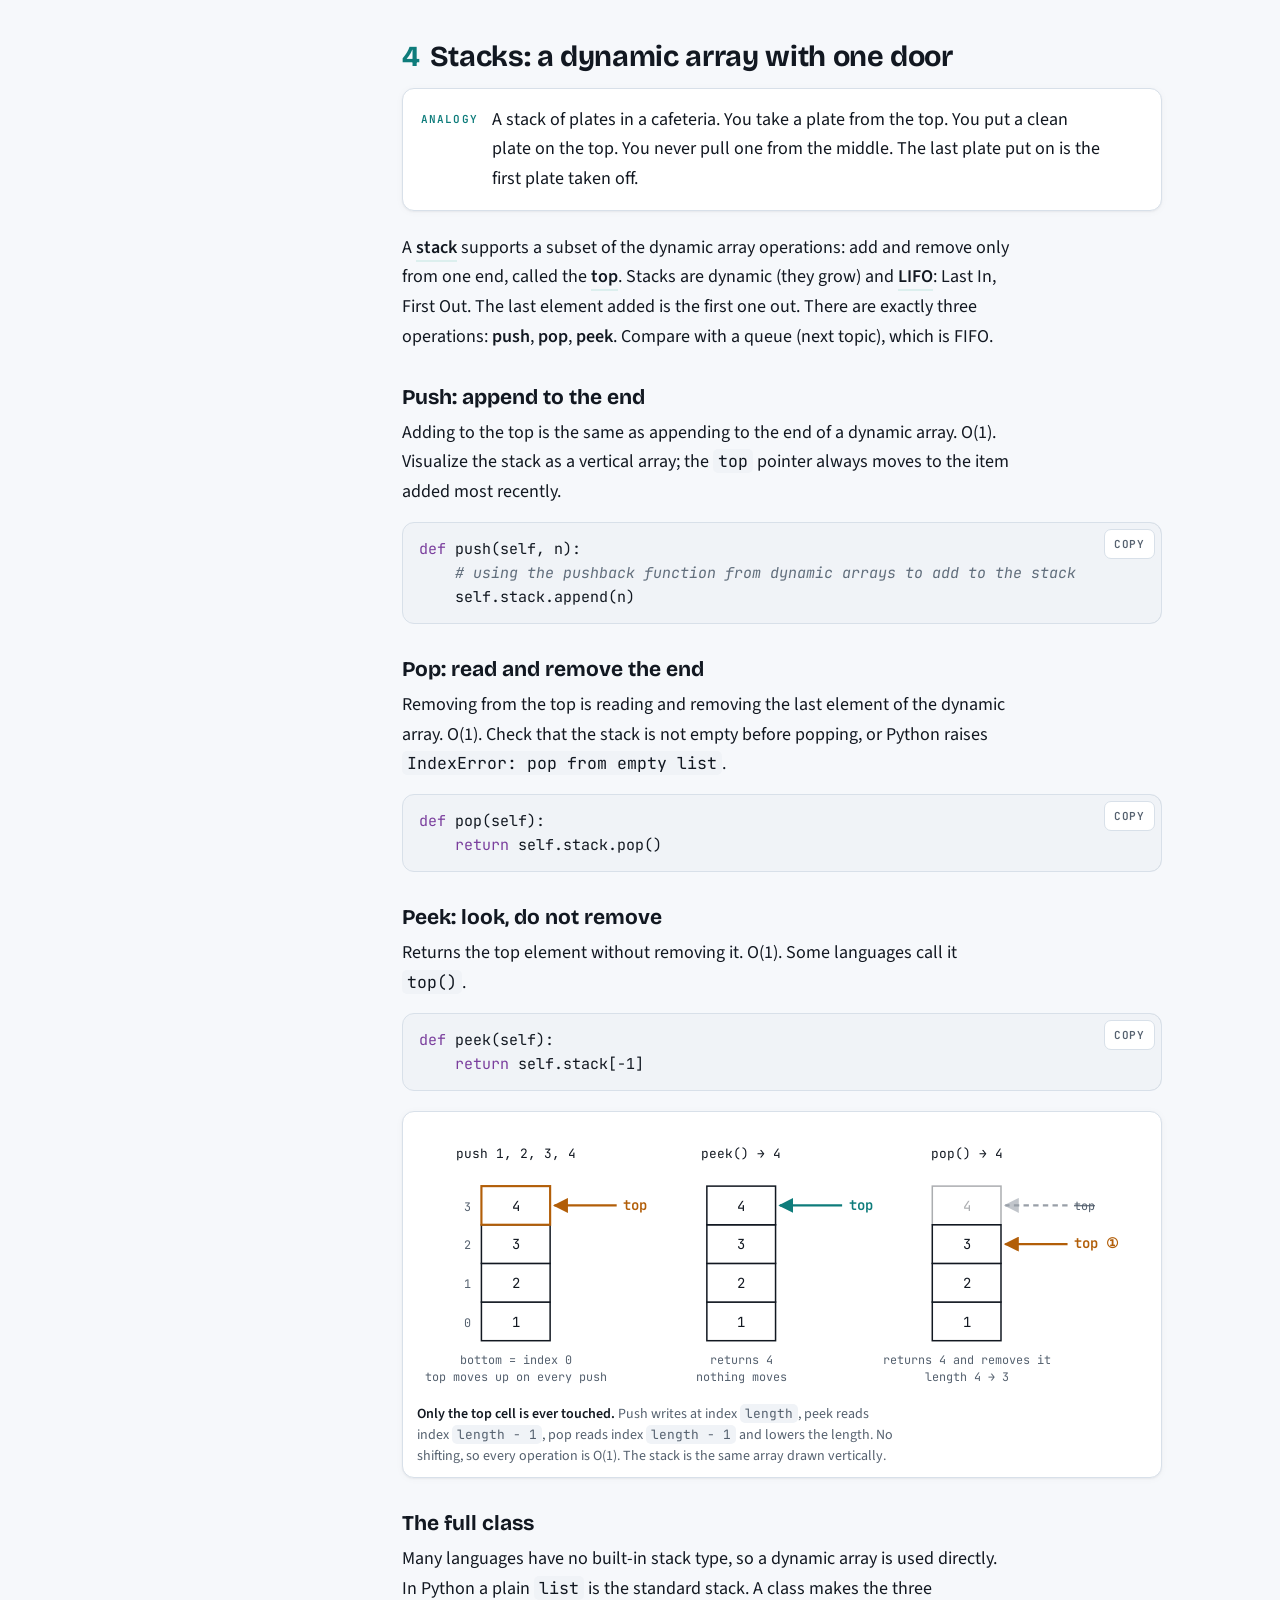
<file: topics/01-arrays.html>
<!doctype html>
<html lang="en">
<head>
<meta charset="utf-8">
<meta name="viewport" content="width=device-width, initial-scale=1, viewport-fit=cover">
<meta name="theme-color" content="#F6F8FB" media="(prefers-color-scheme: light)">
<meta name="theme-color" content="#0F141A" media="(prefers-color-scheme: dark)">
<meta name="apple-mobile-web-app-capable" content="yes">
<meta name="apple-mobile-web-app-status-bar-style" content="default">
<meta name="apple-mobile-web-app-title" content="DSA Notes">
<meta name="format-detection" content="telephone=no">
<title>Arrays · DSA Field Notes</title>
<meta name="description" content="RAM, static arrays, dynamic arrays, and stacks - byte-level diagrams, shifting traces, amortized resize math, tested Python, Big-O, mistakes, practice, self-check.">
<link rel="stylesheet" href="https://fonts.googleapis.com/css2?family=Bricolage+Grotesque:opsz,wght@12..96,500;12..96,700&family=Source+Sans+3:ital,wght@0,400;0,600;1,400&family=JetBrains+Mono:wght@400;600&display=swap">
<link rel="stylesheet" href="../assets/style.css">
<link rel="manifest" href="../manifest.webmanifest">
</head>
<body>
<svg width="0" height="0" style="position:absolute" aria-hidden="true">
  <defs>
    <marker id="arr" viewBox="0 0 10 10" refX="9" refY="5" markerWidth="7" markerHeight="7" orient="auto-start-reverse"><path d="M0,0 L10,5 L0,10 z" class="arr"/></marker>
    <marker id="arrNew" viewBox="0 0 10 10" refX="9" refY="5" markerWidth="7" markerHeight="7" orient="auto-start-reverse"><path d="M0,0 L10,5 L0,10 z" class="arrNew"/></marker>
    <marker id="arrOld" viewBox="0 0 10 10" refX="9" refY="5" markerWidth="7" markerHeight="7" orient="auto-start-reverse"><path d="M0,0 L10,5 L0,10 z" class="arrOld"/></marker>
    <marker id="arrCur" viewBox="0 0 10 10" refX="9" refY="5" markerWidth="7" markerHeight="7" orient="auto-start-reverse"><path d="M0,0 L10,5 L0,10 z" class="arrCur"/></marker>
  </defs>
</svg>

<div class="wrap">

<header class="site-head">
  <a class="brand" href="../index.html">DSA <span>Field Notes</span></a>
  <div class="crumbs"><a href="../index.html">Course map</a> <span>/</span> <span>01 Arrays</span></div>
</header>
<div class="layout">

<nav class="sections" aria-label="Sections">
  <a class="home" href="../index.html">Course map</a>
  <a href="#why">Why</a>
  <a href="#ram">RAM</a>
  <a href="#static">Static</a>
  <a href="#dynamic">Dynamic</a>
  <a href="#stack">Stack</a>
  <a href="#patterns">Patterns</a>
  <a href="#complexity">Big-O</a>
  <a href="#mistakes">Mistakes</a>
  <a href="#practice">Practice</a>
  <a href="#quiz">Self-check</a>
</nav>

<div class="content">
<header class="top">
  <div class="eyebrow">NeetCode · DSA for Beginners · Lessons 1-4</div>
  <h1>Array Field Notes</h1>
  <p class="lede">RAM, static arrays, dynamic arrays, and stacks. Every diagram shows which cells moved and why the cost is what it is. Read the notes, then close them and rebuild the code from memory.</p>
</header>

<!-- ============================ WHY ============================ -->
<section id="why">
  <h2><span class="num">0</span>Why arrays are the first data structure</h2>

  <div class="analogy">
    <div class="tag">Analogy</div>
    <p>A street of identical houses, numbered 0, 4, 8, 12 ... An <strong>array</strong> is three houses in a row on that street. If you know where the first house is and how wide each house is, you can walk straight to house number 2 without knocking on any door. That is the whole trick: <em>position becomes arithmetic</em>.</p>
  </div>

  <p>A <dfn>data structure</dfn> is a way to store data efficiently inside <dfn>RAM</dfn> (Random Access Memory, usually just called "memory"). An array is the simplest one: an ordered collection of <dfn>contiguous</dfn> elements. Contiguous means "side by side in memory, with no gaps". Everything else on this page - reading, inserting, deleting, growing, stacking - follows from that one property.</p>

  <figure>
    <svg viewBox="0 0 680 170" role="img" aria-label="RAM drawn as one long row of slots with addresses. The array 1, 3, 5 occupies three neighboring slots at addresses 12, 16 and 20.">
      <text x="20" y="20" class="t ptrlab">RAM</text>
      <text x="62" y="20" class="t small">one long row of numbered slots; the number is the address</text>
      <rect x="20" y="36" width="56" height="44" class="nd dim"/>
      <rect x="76" y="36" width="56" height="44" class="nd dim"/>
      <rect x="132" y="36" width="56" height="44" class="nd dim"/>
      <rect x="188" y="36" width="56" height="44" class="nd"/><text x="216" y="63" class="t" text-anchor="middle">1</text>
      <rect x="244" y="36" width="56" height="44" class="nd"/><text x="272" y="63" class="t" text-anchor="middle">3</text>
      <rect x="300" y="36" width="56" height="44" class="nd"/><text x="328" y="63" class="t" text-anchor="middle">5</text>
      <rect x="356" y="36" width="56" height="44" class="nd dim"/>
      <rect x="412" y="36" width="56" height="44" class="nd dim"/>
      <rect x="468" y="36" width="56" height="44" class="nd dim"/>
      <rect x="524" y="36" width="56" height="44" class="nd dim"/>
      <rect x="580" y="36" width="56" height="44" class="nd dim"/>
      <text x="48" y="96" class="t small" text-anchor="middle">$0</text>
      <text x="104" y="96" class="t small" text-anchor="middle">$4</text>
      <text x="160" y="96" class="t small" text-anchor="middle">$8</text>
      <text x="216" y="96" class="t small" text-anchor="middle">$12</text>
      <text x="272" y="96" class="t small" text-anchor="middle">$16</text>
      <text x="328" y="96" class="t small" text-anchor="middle">$20</text>
      <text x="384" y="96" class="t small" text-anchor="middle">$24</text>
      <text x="440" y="96" class="t small" text-anchor="middle">$28</text>
      <text x="496" y="96" class="t small" text-anchor="middle">$32</text>
      <text x="552" y="96" class="t small" text-anchor="middle">$36</text>
      <text x="608" y="96" class="t small" text-anchor="middle">$40</text>
      <rect x="184" y="30" width="176" height="56" class="mem"/>
      <text x="272" y="120" class="t ptrlab" text-anchor="middle">myArray = [1, 3, 5] starts at $12</text>
      <text x="340" y="152" class="t small" text-anchor="middle">myArray[2] lives at $12 + 2 × 4 = $20  →  one multiply, one add, no searching</text>
    </svg>
    <figcaption><b>The array is a slice of RAM.</b> Its elements sit at neighboring addresses, so the address of any index is <code>start + i × size</code>. That formula is why reading <code>myArray[i]</code> costs the same whether the array has 3 items or 3 million.</figcaption>
  </figure>

  <p>The four lessons build on each other: lesson 1 shows what RAM looks like, lesson 2 does the four operations on a fixed-size array, lesson 3 makes the array grow, and lesson 4 restricts it to one end and calls it a stack.</p>
</section>

<!-- ============================ RAM ============================ -->
<section id="ram">
  <h2><span class="num">1</span>RAM: where the array lives</h2>

  <h3>Bits, bytes, gigabytes</h3>
  <p>Computers only understand <dfn>bits</dfn>: 0s and 1s. A <dfn>byte</dfn> is 8 bits. A laptop may have 8 GB of RAM, which is 8 × 1024 × 1024 × 1024 bytes (about 8.6 billion slots). Each integer has a <dfn>binary representation</dfn>: the same number written with only 0s and 1s. Using one byte each:</p>

<pre><code>format(1, <span class="s">"08b"</span>)   <span class="c"># '00000001'</span>
format(3, <span class="s">"08b"</span>)   <span class="c"># '00000011'</span>
format(5, <span class="s">"08b"</span>)   <span class="c"># '00000101'</span>
bin(5)             <span class="c"># '0b101'  (Python drops the leading zeros)</span></code></pre>

  <h3>Addresses: every value has a location</h3>
  <p>When we store <code>[1, 3, 5]</code> in RAM, each element is stored contiguously (continuously, in order). Each value gets an <dfn>address</dfn>: a distinct location, written here as <code>$0</code>, <code>$4</code>, <code>$8</code>. Integers commonly occupy 4 bytes (32 bits), so integer addresses are 4 bytes apart. Characters occupy 1 byte each, so a char array has addresses 1 byte apart.</p>

  <figure>
    <svg viewBox="0 0 680 250" role="img" aria-label="An int array 1, 3, 5 drawn as three 4-byte blocks at addresses 0, 4 and 8, with the binary of each value in the last byte. Below it a char array a, b, c drawn as three 1-byte cells at addresses 0, 1 and 2.">
      <text x="20" y="18" class="t ptrlab">INT ARRAY [1, 3, 5]</text>
      <text x="186" y="18" class="t small">one int = 4 bytes = 32 bits, so addresses are 4 apart</text>
      <!-- element 0 -->
      <rect x="20" y="30" width="208" height="44" class="nd"/>
      <line x1="72" y1="30" x2="72" y2="74" class="cell"/><line x1="124" y1="30" x2="124" y2="74" class="cell"/><line x1="176" y1="30" x2="176" y2="74" class="cell"/>
      <text x="46" y="57" class="t small" font-size="7" text-anchor="middle">00000000</text>
      <text x="98" y="57" class="t small" font-size="7" text-anchor="middle">00000000</text>
      <text x="150" y="57" class="t small" font-size="7" text-anchor="middle">00000000</text>
      <text x="202" y="57" class="t" font-size="10" text-anchor="middle">00000001</text>
      <!-- element 1 -->
      <rect x="228" y="30" width="208" height="44" class="nd"/>
      <line x1="280" y1="30" x2="280" y2="74" class="cell"/><line x1="332" y1="30" x2="332" y2="74" class="cell"/><line x1="384" y1="30" x2="384" y2="74" class="cell"/>
      <text x="254" y="57" class="t small" font-size="7" text-anchor="middle">00000000</text>
      <text x="306" y="57" class="t small" font-size="7" text-anchor="middle">00000000</text>
      <text x="358" y="57" class="t small" font-size="7" text-anchor="middle">00000000</text>
      <text x="410" y="57" class="t" font-size="10" text-anchor="middle">00000011</text>
      <!-- element 2 -->
      <rect x="436" y="30" width="208" height="44" class="nd"/>
      <line x1="488" y1="30" x2="488" y2="74" class="cell"/><line x1="540" y1="30" x2="540" y2="74" class="cell"/><line x1="592" y1="30" x2="592" y2="74" class="cell"/>
      <text x="462" y="57" class="t small" font-size="7" text-anchor="middle">00000000</text>
      <text x="514" y="57" class="t small" font-size="7" text-anchor="middle">00000000</text>
      <text x="566" y="57" class="t small" font-size="7" text-anchor="middle">00000000</text>
      <text x="618" y="57" class="t" font-size="10" text-anchor="middle">00000101</text>
      <text x="20" y="92" class="t mono">$0</text>
      <text x="124" y="92" class="t small" text-anchor="middle">value 1 (index 0)</text>
      <text x="228" y="92" class="t mono">$4</text>
      <text x="332" y="92" class="t small" text-anchor="middle">value 3 (index 1)</text>
      <text x="436" y="92" class="t mono">$8</text>
      <text x="540" y="92" class="t small" text-anchor="middle">value 5 (index 2)</text>

      <text x="20" y="126" class="t ptrlab">CHAR ARRAY ['a', 'b', 'c']</text>
      <text x="230" y="126" class="t small">one char = 1 byte, so addresses are 1 apart</text>
      <rect x="20" y="138" width="52" height="44" class="nd"/><text x="46" y="165" class="t" text-anchor="middle">a</text>
      <rect x="72" y="138" width="52" height="44" class="nd"/><text x="98" y="165" class="t" text-anchor="middle">b</text>
      <rect x="124" y="138" width="52" height="44" class="nd"/><text x="150" y="165" class="t" text-anchor="middle">c</text>
      <rect x="176" y="138" width="52" height="44" class="nd dim"/>
      <rect x="228" y="138" width="52" height="44" class="nd dim"/>
      <rect x="280" y="138" width="52" height="44" class="nd dim"/>
      <rect x="332" y="138" width="52" height="44" class="nd dim"/>
      <rect x="384" y="138" width="52" height="44" class="nd dim"/>
      <text x="46" y="200" class="t mono" text-anchor="middle">$0</text>
      <text x="98" y="200" class="t mono" text-anchor="middle">$1</text>
      <text x="150" y="200" class="t mono" text-anchor="middle">$2</text>
      <text x="202" y="200" class="t small" text-anchor="middle">$3</text>
      <text x="254" y="200" class="t small" text-anchor="middle">$4</text>
      <text x="306" y="200" class="t small" text-anchor="middle">$5</text>
      <text x="358" y="200" class="t small" text-anchor="middle">$6</text>
      <text x="410" y="200" class="t small" text-anchor="middle">$7</text>
      <text x="460" y="165" class="t small">free RAM</text>
      <text x="340" y="236" class="t small" text-anchor="middle">same rule both times:  address(i) = start + i × (bytes per element)  -  only the step changes</text>
    </svg>
    <figcaption><b>The size of the type sets the step between addresses.</b> Ints step by 4, chars step by 1. The data type does not matter as long as the address is incremented relative to the size of the type. Each 4-byte int holds its value in binary across 32 bits; the first three bytes of a small number are all zero.</figcaption>
  </figure>

  <p>The address formula in Python, tested on both arrays:</p>
<pre><code><span class="k">def</span> address_of(start, i, size):
    <span class="c"># address of element i when each element takes `size` bytes</span>
    <span class="k">return</span> start + i * size

[address_of(0, i, 4) <span class="k">for</span> i <span class="k">in</span> range(3)]   <span class="c"># [0, 4, 8]   int array</span>
[address_of(0, i, 1) <span class="k">for</span> i <span class="k">in</span> range(3)]   <span class="c"># [0, 1, 2]   char array</span>
address_of(100, 2, 4)                       <span class="c"># 108: works from any start</span></code></pre>

  <div class="callout keep">
    <span class="lab">Keep in mind</span>
    <p>This is usually abstracted away from you as a developer: Python never shows you an address. It is still worth knowing, because it is what makes O(1) indexing possible, it is relevant to many algorithms and data structures, and it is extremely important in system design (caches, memory layout, why arrays beat linked lists in practice).</p>
  </div>

  <p>Lesson 1 is mostly theory. The next three lessons cover the operations, their efficiency, and where you use them.</p>
</section>

<!-- ============================ STATIC ============================ -->
<section id="static">
  <h2><span class="num">2</span>Static arrays: fixed size, four operations</h2>

  <div class="analogy">
    <div class="tag">Analogy</div>
    <p>An egg carton with 12 cups. You choose the carton size when you buy it. You can put eggs in, take eggs out, and slide eggs around, but you cannot make the carton hold 13 eggs. When it is full, it is full.</p>
  </div>

  <p>In <dfn>statically typed</dfn> languages (Java, C++, C#) an array must be given a size and a type when it is created. That is a <dfn>static array</dfn>: its size cannot change once declared, and once it is full you cannot store more. Python and JavaScript do not have static arrays; their default array is a <em>dynamic</em> array (section 3). We still use Python here and simulate the fixed size with two extra numbers: <code>length</code> and <code>capacity</code>.</p>

  <div class="callout keep">
    <span class="lab">Keep in mind</span>
    <p><code>length</code> = how many real values are inside. <code>capacity</code> = the maximum the array can hold (the memory that was allocated). In a static array the capacity is fixed; the length moves between 0 and capacity.</p>
  </div>

  <h3>Reading: O(1)</h3>
<pre><code>myArray = [1, 3, 5]
myArray[i]      <span class="c"># access the element at index i</span>
myArray[0]      <span class="c"># 1</span>
myArray[2]      <span class="c"># 5</span></code></pre>

  <p>Accessing a single element is always instant, because each index maps to an address in RAM (section 1). Regardless of the array's size, the time is the same: <strong>O(1)</strong>, "constant time".</p>

  <figure>
    <svg viewBox="0 0 640 150" role="img" aria-label="Reading myArray at index 2: the cursor jumps straight to the third cell because its address is start plus 2 times 4.">
      <text x="260" y="22" class="t mono" text-anchor="middle">myArray[2]</text>
      <path d="M260,28 L260,38" class="cur" marker-end="url(#arrCur)"/>
      <rect x="60" y="40" width="80" height="44" class="nd"/><text x="100" y="67" class="t" text-anchor="middle">1</text>
      <rect x="140" y="40" width="80" height="44" class="nd"/><text x="180" y="67" class="t" text-anchor="middle">3</text>
      <rect x="220" y="40" width="80" height="44" class="nd"/><text x="260" y="67" class="t" text-anchor="middle">5</text>
      <text x="100" y="102" class="t small" text-anchor="middle">index 0</text>
      <text x="180" y="102" class="t small" text-anchor="middle">index 1</text>
      <text x="260" y="102" class="t small" text-anchor="middle">index 2</text>
      <text x="100" y="120" class="t mono" text-anchor="middle">$0</text>
      <text x="180" y="120" class="t mono" text-anchor="middle">$4</text>
      <text x="260" y="120" class="t mono" text-anchor="middle">$8</text>
      <text x="330" y="50" class="t mono">address = start + i × 4</text>
      <text x="330" y="70" class="t mono">        = $0 + 2 × 4 = $8</text>
      <text x="330" y="92" class="t small">one multiply and one add</text>
      <text x="330" y="108" class="t small">same cost for n = 3 or n = 3,000,000 → O(1)</text>
    </svg>
    <figcaption><b>No walking, no searching.</b> The computer computes the address and jumps there. The size of the array never enters the calculation.</figcaption>
  </figure>

  <div class="callout">
    <span class="lab">Common confusion</span>
    <p>O(1) does not mean "fast". It means "does not grow with the input". A step could take 1000 operations and still be O(1), as long as that number stays 1000 when the array gets bigger. Ask "does the work grow with n?", not "is it quick?".</p>
  </div>

  <h3>Traversing: O(n)</h3>
  <p><dfn>Traverse</dfn> means "visit every element from first to last". Two equivalent loops:</p>

<pre><code><span class="k">for</span> i <span class="k">in</span> range(len(myArray)):
    print(myArray[i])

<span class="c"># OR</span>
i = 0
<span class="k">while</span> i &lt; len(myArray):
    print(myArray[i])
    i += 1</code></pre>

  <p>The last element is at index <code>n - 1</code>, where <code>n</code> is the size. Size 3 → last index 2. Both loops stop before index 3, because <code>range(3)</code> gives 0, 1, 2 and <code>i &lt; 3</code> fails at 3. Traversal is <strong>O(n)</strong>: the number of operations grows linearly with the size. 10 elements → 10 operations, 100 elements → 100 operations.</p>

  <div class="tbl"><table>
    <thead><tr><th>Loop turn</th><th><code>i</code></th><th><code>i &lt; 3</code>?</th><th>prints</th></tr></thead>
    <tbody>
      <tr><td>1</td><td>0</td><td>True</td><td>1</td></tr>
      <tr><td>2</td><td>1</td><td>True</td><td>3</td></tr>
      <tr><td>3</td><td>2</td><td>True</td><td>5</td></tr>
      <tr><td>4</td><td>3</td><td>False</td><td>- (exit)</td></tr>
    </tbody>
  </table></div>

  <h3>Deleting from the end: O(1)</h3>
  <p>In statically typed languages every index is filled with 0 (or some default value like <code>null</code> or -1) when the array is created. So "removing" the last element is a <dfn>soft delete</dfn>: overwrite it with the default and consider the length reduced by 1. The slot still exists; we simply stop counting it.</p>

<pre><code><span class="c"># Remove from the last position in the array if the array</span>
<span class="c"># is not empty (i.e. length is non-zero).</span>
<span class="k">def</span> removeEnd(arr, length):
    <span class="k">if</span> length &gt; 0:
        <span class="c"># Overwrite last element with some default value.</span>
        <span class="c"># We would also consider the length to be decreased by 1.</span>
        arr[length - 1] = 0

arr = [4, 5, 6]
removeEnd(arr, 3)     <span class="c"># arr is now [4, 5, 0], length is treated as 2</span>
removeEnd(arr, 0)     <span class="c"># empty: nothing happens</span></code></pre>

  <p>NeetCode's version does not return the new length, so a version that does (this is what "we would consider the length decreased" means in practice):</p>

<pre><code><span class="k">def</span> removeEnd2(arr, length):
    <span class="k">if</span> length &gt; 0:
        arr[length - 1] = 0
        length -= 1
    <span class="k">return</span> length          <span class="c"># removeEnd2([4,5,6], 3) → 2</span></code></pre>

  <h3>Deleting at index i: shift left, O(n)</h3>
  <p>Naively writing 0 into the middle would break the contiguous nature of the array: you would have a hole, and every later read would have to skip it. Deleting from the end keeps the array contiguous; deleting from the middle does not. The fix is to close the hole by moving everything after it one step left:</p>

  <ol class="steps">
    <li>Given the deletion index <code>i</code>.</li>
    <li>Iterate from <code>i + 1</code> to the end.</li>
    <li>Shift each element 1 position to the left.</li>
    <li>(Optional) replace the last element with 0 / <code>None</code> and decrement the length.</li>
  </ol>

<pre><code><span class="c"># Remove value at index i before shifting elements to the left.</span>
<span class="c"># Assuming i is a valid index.</span>
<span class="k">def</span> removeMiddle(arr, i, length):
    <span class="c"># Shift starting from i + 1 to end.</span>
    <span class="k">for</span> index <span class="k">in</span> range(i + 1, length):
        arr[index - 1] = arr[index]
    <span class="c"># No need to 'remove' arr[i], since we already shifted</span>

arr = [4, 5, 6, 7, 8]
removeMiddle(arr, 1, 5)    <span class="c"># arr is now [4, 6, 7, 8, 8]; length is treated as 4</span></code></pre>

  <figure>
    <svg viewBox="0 0 640 236" role="img" aria-label="Removing index 1 from the array 4, 5, 6, 7, 8. The values 6, 7 and 8 each move one cell to the left, in that order, producing 4, 6, 7, 8 with a stale 8 left in the last slot.">
      <text x="136" y="14" class="t nulltxt" text-anchor="middle">remove index 1</text>
      <text x="72" y="30" class="t mono" text-anchor="middle">0</text>
      <text x="136" y="30" class="t mono" text-anchor="middle">1</text>
      <text x="200" y="30" class="t mono" text-anchor="middle">2</text>
      <text x="264" y="30" class="t mono" text-anchor="middle">3</text>
      <text x="328" y="30" class="t mono" text-anchor="middle">4</text>
      <!-- before -->
      <rect x="40" y="40" width="64" height="44" class="nd"/><text x="72" y="67" class="t" text-anchor="middle">4</text>
      <rect x="104" y="40" width="64" height="44" class="nd"/><text x="136" y="67" class="t nulltxt" text-anchor="middle" style="text-decoration:line-through">5</text>
      <rect x="168" y="40" width="64" height="44" class="nd"/><text x="200" y="67" class="t" text-anchor="middle">6</text>
      <rect x="232" y="40" width="64" height="44" class="nd"/><text x="264" y="67" class="t" text-anchor="middle">7</text>
      <rect x="296" y="40" width="64" height="44" class="nd"/><text x="328" y="67" class="t" text-anchor="middle">8</text>
      <text x="380" y="67" class="t ptrlab">before  (length 5)</text>
      <!-- shifts -->
      <path d="M200,88 L138,146" class="ptr newp" marker-end="url(#arrNew)"/>
      <path d="M264,88 L202,146" class="ptr newp" marker-end="url(#arrNew)"/>
      <path d="M328,88 L266,146" class="ptr newp" marker-end="url(#arrNew)"/>
      <text x="184" y="117" class="t newlab" font-size="11">①</text>
      <text x="248" y="117" class="t newlab" font-size="11">②</text>
      <text x="312" y="117" class="t newlab" font-size="11">③</text>
      <text x="380" y="121" class="t small">arr[index - 1] = arr[index]</text>
      <!-- after -->
      <rect x="40" y="150" width="64" height="44" class="nd"/><text x="72" y="177" class="t" text-anchor="middle">4</text>
      <rect x="104" y="150" width="64" height="44" class="nd"/><text x="136" y="177" class="t" text-anchor="middle">6</text>
      <rect x="168" y="150" width="64" height="44" class="nd"/><text x="200" y="177" class="t" text-anchor="middle">7</text>
      <rect x="232" y="150" width="64" height="44" class="nd"/><text x="264" y="177" class="t" text-anchor="middle">8</text>
      <rect x="296" y="150" width="64" height="44" class="nd dim"/><text x="328" y="177" class="t" text-anchor="middle" opacity=".35">8</text>
      <text x="380" y="177" class="t ptrlab">after  (length 4)</text>
      <text x="72" y="210" class="t mono" text-anchor="middle">0</text>
      <text x="136" y="210" class="t mono" text-anchor="middle">1</text>
      <text x="200" y="210" class="t mono" text-anchor="middle">2</text>
      <text x="264" y="210" class="t mono" text-anchor="middle">3</text>
      <text x="328" y="210" class="t mono" text-anchor="middle">4</text>
      <text x="328" y="228" class="t small" text-anchor="middle">stale copy, ignored</text>
    </svg>
    <figcaption><b>The 5 is never "erased"; it is overwritten by the 6.</b> Each orange arrow is one <code>arr[index - 1] = arr[index]</code>. The last slot keeps a stale 8, which the length now hides. Three moves here; deleting index 0 would need four. Worst case (target index 0) shifts every element: O(n).</figcaption>
  </figure>

  <div class="tbl"><table>
    <thead><tr><th>Step</th><th><code>index</code></th><th>does</th><th><code>arr</code> after</th></tr></thead>
    <tbody>
      <tr><td>start</td><td>-</td><td>call <code>removeMiddle(arr, 1, 5)</code>; loop is <code>range(2, 5)</code></td><td>[4, 5, 6, 7, 8]</td></tr>
      <tr><td>①</td><td>2</td><td><code>arr[1] = arr[2]</code></td><td>[4, 6, 6, 7, 8]</td></tr>
      <tr><td>②</td><td>3</td><td><code>arr[2] = arr[3]</code></td><td>[4, 6, 7, 7, 8]</td></tr>
      <tr><td>③</td><td>4</td><td><code>arr[3] = arr[4]</code></td><td>[4, 6, 7, 8, 8]</td></tr>
      <tr><td>end</td><td>-</td><td>length is now 4; index 4 is stale</td><td>[4, 6, 7, 8, <em>8</em>]</td></tr>
    </tbody>
  </table></div>

  <h3>Inserting at the end: O(1)</h3>
  <p>The next open position is always index <code>length</code>. If there is room (length is below capacity), write there.</p>

<pre><code><span class="c"># Insert n into arr at the next open position.</span>
<span class="c"># Length is the number of 'real' values in arr, and capacity</span>
<span class="c"># is the size (aka memory allocated for the fixed size array).</span>
<span class="k">def</span> insertEnd(arr, n, length, capacity):
    <span class="k">if</span> length &lt; capacity:
        arr[length] = n

arr = [4, 5, 0, 0]           <span class="c"># length 2, capacity 4</span>
insertEnd(arr, 6, 2, 4)      <span class="c"># [4, 5, 6, 0]</span>
insertEnd(arr, 7, 3, 4)      <span class="c"># [4, 5, 6, 7]</span>
insertEnd(arr, 8, 4, 4)      <span class="c"># full: nothing happens</span></code></pre>

  <h3>Inserting at index i: shift right, O(n)</h3>
  <p>Consider <code>[4, 5, 6]</code> and insert at <code>i = 1</code> or <code>i = 0</code>. You cannot simply overwrite <code>arr[i]</code>: that value would be lost. Instead, shift every value from index <code>i</code> onward one position to the right, <em>starting from the end</em>, then write the new value at <code>i</code>.</p>

<pre><code><span class="c"># Insert n into index i after shifting elements to the right.</span>
<span class="c"># Assuming i is a valid index and arr is not full.</span>
<span class="k">def</span> insertMiddle(arr, i, n, length):
    <span class="c"># Shift starting from the end to i.</span>
    <span class="k">for</span> index <span class="k">in</span> range(length - 1, i - 1, -1):
        arr[index + 1] = arr[index]
    <span class="c"># Insert at i</span>
    arr[i] = n

arr = [4, 5, 6, 0]           <span class="c"># length 3, one spare slot</span>
insertMiddle(arr, 1, 8, 3)   <span class="c"># [4, 8, 5, 6]</span>
arr = [4, 5, 6, 0]
insertMiddle(arr, 0, 8, 3)   <span class="c"># [8, 4, 5, 6]  worst case: every element moved</span></code></pre>

  <div class="tbl"><table>
    <thead><tr><th>Step</th><th><code>index</code></th><th>does</th><th><code>arr</code> after</th></tr></thead>
    <tbody>
      <tr><td>start</td><td>-</td><td><code>insertMiddle([4,5,6,_], 1, 8, 3)</code>; loop is <code>range(2, 0, -1)</code> → 2, 1</td><td>[4, 5, 6, _]</td></tr>
      <tr><td>①</td><td>2</td><td><code>arr[3] = arr[2]</code></td><td>[4, 5, 6, 6]</td></tr>
      <tr><td>②</td><td>1</td><td><code>arr[2] = arr[1]</code></td><td>[4, 5, 5, 6]</td></tr>
      <tr><td>③</td><td>-</td><td><code>arr[1] = 8</code></td><td>[4, 8, 5, 6]</td></tr>
    </tbody>
  </table></div>

  <p>NeetCode's example goes one step further: insert 8 at index 1 into <code>[4, 5, 6]</code> when there is <em>no spare capacity</em>. The shifting still happens before the insert, so no value is overwritten by the 8, but the last element 6 has nowhere to go. It falls off the end and is lost.</p>

  <figure>
    <svg viewBox="0 0 640 236" role="img" aria-label="Inserting 8 at index 1 into the full array 4, 5, 6. The 6 is shifted off the end and lost, the 5 moves right into index 2, then 8 is written at index 1. Result: 4, 8, 5.">
      <text x="136" y="14" class="t newlab" text-anchor="middle">insert 8 at index 1</text>
      <text x="72" y="30" class="t mono" text-anchor="middle">0</text>
      <text x="136" y="30" class="t mono" text-anchor="middle">1</text>
      <text x="200" y="30" class="t mono" text-anchor="middle">2</text>
      <rect x="36" y="34" width="200" height="56" class="mem"/>
      <!-- before -->
      <rect x="40" y="40" width="64" height="44" class="nd"/><text x="72" y="67" class="t" text-anchor="middle">4</text>
      <rect x="104" y="40" width="64" height="44" class="nd"/><text x="136" y="67" class="t" text-anchor="middle">5</text>
      <rect x="168" y="40" width="64" height="44" class="nd"/><text x="200" y="67" class="t" text-anchor="middle">6</text>
      <text x="330" y="60" class="t ptrlab">before</text>
      <text x="330" y="78" class="t small">capacity 3, length 3: full (dashed box)</text>
      <!-- shifts -->
      <path d="M200,88 L262,146" class="ptr old" marker-end="url(#arrOld)"/>
      <path d="M136,88 L198,146" class="ptr newp" marker-end="url(#arrNew)"/>
      <text x="152" y="121" class="t newlab" font-size="11">②</text>
      <text x="248" y="113" class="t small">① 6 → index 3: no such slot</text>
      <!-- after -->
      <rect x="40" y="150" width="64" height="44" class="nd"/><text x="72" y="177" class="t" text-anchor="middle">4</text>
      <rect x="104" y="150" width="64" height="44" class="nd newnd"/><text x="136" y="177" class="t" text-anchor="middle">8</text>
      <rect x="168" y="150" width="64" height="44" class="nd"/><text x="200" y="177" class="t" text-anchor="middle">5</text>
      <rect x="232" y="150" width="64" height="44" class="nd dim"/><text x="264" y="177" class="t nulltxt" text-anchor="middle" style="text-decoration:line-through">6</text>
      <text x="330" y="170" class="t ptrlab">after</text>
      <text x="330" y="188" class="t small">[4, 8, 5]  -  the 6 is gone</text>
      <text x="72" y="210" class="t mono" text-anchor="middle">0</text>
      <text x="136" y="210" class="t mono" text-anchor="middle">1</text>
      <text x="200" y="210" class="t mono" text-anchor="middle">2</text>
      <text x="136" y="228" class="t newlab" text-anchor="middle" font-size="11">③ arr[1] = 8</text>
      <text x="264" y="228" class="t nulltxt" text-anchor="middle" font-size="11">lost</text>
    </svg>
    <figcaption><b>Shift from the end, then insert.</b> Going right to left is what keeps the 5 from being overwritten before it is copied. With one spare slot the result is <code>[4, 8, 5, 6]</code>; with no spare slot the 6 drops off, which is why a static array must check capacity before inserting.</figcaption>
  </figure>

  <div class="callout">
    <span class="lab">Why the loop runs backwards</span>
    <p>If you shift from the left (<code>arr[2] = arr[1]</code> first), the 6 at index 2 is overwritten before anyone copied it, and you end with <code>[4, 5, 5, 5]</code>. Shifting from the right copies each value into an empty (or already-copied) slot. Same rule as moving boxes down a hallway: move the last box first.</p>
  </div>

  <h3>In real Python</h3>
  <p>Python's <code>list</code> does the shifting for you, but the cost is the same. Know which methods hide an O(n) shift:</p>

<pre><code>lst = [4, 5, 6]
lst.insert(1, 8)    <span class="c"># [4, 8, 5, 6]   shift right: O(n)</span>
lst.pop(1)          <span class="c"># [4, 5, 6]      shift left:  O(n)</span>
lst.pop()           <span class="c"># [4, 5]         end: O(1)</span>
<span class="k">del</span> lst[0]          <span class="c"># [5]            shift left:  O(n)</span>
lst.append(9)       <span class="c"># [5, 9]         end: O(1)*  (star explained in section 3)</span></code></pre>

  <h3>Time complexity of a static array</h3>
  <div class="tbl"><table>
    <thead><tr><th>Operation</th><th>Big-O</th><th>Notes</th></tr></thead>
    <tbody>
      <tr><td>Reading</td><td class="big fast">O(1)</td><td>index → address, one jump</td></tr>
      <tr><td>Insertion</td><td class="big slow">O(n)*</td><td>O(1) if inserting at the end</td></tr>
      <tr><td>Deletion</td><td class="big slow">O(n)*</td><td>O(1) if deleting at the end</td></tr>
    </tbody>
  </table></div>
  <p>These operations are critical for many interview problems. The key to a lot of them is doing insert-middle and delete-middle efficiently, usually by avoiding the shift entirely (see the two-pointer pattern in section 5).</p>
</section>

<!-- ============================ DYNAMIC ============================ -->
<section id="dynamic">
  <h2><span class="num">3</span>Dynamic arrays: the array that grows</h2>

  <div class="analogy">
    <div class="tag">Analogy</div>
    <p>You rent a storage unit. When it fills up, you rent a unit twice the size, carry every box over, and return the old key. Moving day is expensive, but it happens rarely, and each time it happens you get twice as long before the next one.</p>
  </div>

  <p>A <dfn>dynamic array</dfn> grows as elements are added. It is much more common than a static array, and it is the default array in Python and JavaScript: no size needed when you create it. Some languages assign a default starting size (Java 10, C# 4) and resize automatically at runtime. Under the hood a dynamic array is a static array plus a rule for what to do when it is full.</p>

  <h3>Insertion at the end: pushback</h3>
<pre><code><span class="c"># Insert n in the last position of the array</span>
<span class="k">def</span> pushback(self, n):
    <span class="k">if</span> self.length == self.capacity:
        self.resize()
    <span class="c"># insert at next empty position</span>
    self.arr[self.length] = n
    self.length += 1</code></pre>

  <h3>Resize: copy into a bigger static array</h3>
  <p>Resizing means allocating a <em>new</em> static array that is double the size of the original (size 3 → size 6), copying every value across, and pointing <code>self.arr</code> at the new one. After the copy, the first static array is <dfn>deallocated</dfn> (its memory is given back).</p>

<pre><code><span class="k">def</span> resize(self):
    <span class="c"># Create new array of double capacity</span>
    self.capacity = 2 * self.capacity
    newArr = [0] * self.capacity
    <span class="c"># Copy elements to newArr</span>
    <span class="k">for</span> i <span class="k">in</span> range(self.length):
        newArr[i] = self.arr[i]
    self.arr = newArr</code></pre>

  <figure>
    <svg viewBox="0 0 680 230" role="img" aria-label="A full array of capacity 3 holding 1, 3, 5 is resized: a new array of capacity 6 is created, the three values are copied across, then 7 is inserted at index 3 and the old array is freed.">
      <text x="20" y="18" class="t ptrlab">arr  (capacity 3, length 3 → full)</text>
      <rect x="40" y="30" width="64" height="44" class="nd"/><text x="72" y="57" class="t" text-anchor="middle">1</text>
      <rect x="104" y="30" width="64" height="44" class="nd"/><text x="136" y="57" class="t" text-anchor="middle">3</text>
      <rect x="168" y="30" width="64" height="44" class="nd"/><text x="200" y="57" class="t" text-anchor="middle">5</text>
      <text x="72" y="90" class="t small" text-anchor="middle">0</text>
      <text x="136" y="90" class="t small" text-anchor="middle">1</text>
      <text x="200" y="90" class="t small" text-anchor="middle">2</text>
      <text x="250" y="50" class="t small">pushback(7): length == capacity → resize()</text>
      <text x="250" y="68" class="t small">③ after the copy, this array is deallocated</text>
      <!-- copies -->
      <path d="M72,78 L72,136" class="ptr newp" marker-end="url(#arrNew)"/>
      <path d="M136,78 L136,136" class="ptr newp" marker-end="url(#arrNew)"/>
      <path d="M200,78 L200,136" class="ptr newp" marker-end="url(#arrNew)"/>
      <text x="240" y="112" class="t newlab" font-size="11">① copy 3 values  (O(n))</text>
      <!-- new array -->
      <rect x="40" y="140" width="64" height="44" class="nd"/><text x="72" y="167" class="t" text-anchor="middle">1</text>
      <rect x="104" y="140" width="64" height="44" class="nd"/><text x="136" y="167" class="t" text-anchor="middle">3</text>
      <rect x="168" y="140" width="64" height="44" class="nd"/><text x="200" y="167" class="t" text-anchor="middle">5</text>
      <rect x="232" y="140" width="64" height="44" class="nd newnd"/><text x="264" y="167" class="t" text-anchor="middle">7</text>
      <rect x="296" y="140" width="64" height="44" class="nd dim"/><text x="328" y="167" class="t" text-anchor="middle" opacity=".35">0</text>
      <rect x="360" y="140" width="64" height="44" class="nd dim"/><text x="392" y="167" class="t" text-anchor="middle" opacity=".35">0</text>
      <text x="440" y="167" class="t ptrlab">newArr  (capacity 6, length 4)</text>
      <text x="72" y="200" class="t small" text-anchor="middle">0</text>
      <text x="136" y="200" class="t small" text-anchor="middle">1</text>
      <text x="200" y="200" class="t small" text-anchor="middle">2</text>
      <text x="264" y="200" class="t small" text-anchor="middle">3</text>
      <text x="328" y="200" class="t small" text-anchor="middle">4</text>
      <text x="392" y="200" class="t small" text-anchor="middle">5</text>
      <text x="264" y="220" class="t newlab" text-anchor="middle" font-size="11">② arr[3] = 7</text>
    </svg>
    <figcaption><b>One expensive step buys three cheap ones.</b> The copy touches every element (O(n)), but the new array has room for 3 more pushes before the next copy. The two empty slots hold 0 by default and are hidden by <code>length</code>.</figcaption>
  </figure>

  <h3>The full class (NeetCode's "Design Dynamic Array")</h3>
<pre><code><span class="k">class</span> DynamicArray:
    <span class="k">def</span> __init__(self, capacity=1):
        self.capacity = capacity
        self.length = 0
        self.arr = [0] * capacity

    <span class="k">def</span> get(self, i):
        <span class="k">return</span> self.arr[i]

    <span class="k">def</span> set(self, i, n):
        self.arr[i] = n

    <span class="c"># Insert n in the last position of the array</span>
    <span class="k">def</span> pushback(self, n):
        <span class="k">if</span> self.length == self.capacity:
            self.resize()
        <span class="c"># insert at next empty position</span>
        self.arr[self.length] = n
        self.length += 1

    <span class="k">def</span> popback(self):
        <span class="k">if</span> self.length &gt; 0:
            self.length -= 1          <span class="c"># soft delete: the value stays, length hides it</span>
        <span class="k">return</span> self.arr[self.length]

    <span class="k">def</span> resize(self):
        <span class="c"># Create new array of double capacity</span>
        self.capacity = 2 * self.capacity
        newArr = [0] * self.capacity
        <span class="c"># Copy elements to newArr</span>
        <span class="k">for</span> i <span class="k">in</span> range(self.length):
            newArr[i] = self.arr[i]
        self.arr = newArr

    <span class="k">def</span> getSize(self):
        <span class="k">return</span> self.length

    <span class="k">def</span> getCapacity(self):
        <span class="k">return</span> self.capacity

d = DynamicArray(3)
<span class="k">for</span> v <span class="k">in</span> [1, 3, 5]:
    d.pushback(v)              <span class="c"># size 3, capacity 3</span>
d.pushback(7)                  <span class="c"># full → resize to 6, then insert: size 4, capacity 6</span></code></pre>

  <h3>Amortized O(1): the honest average</h3>
  <p>Adding an element runs in <strong>O(1) amortized</strong> time. <dfn>Amortized</dfn> means "averaged over a whole sequence of operations". A single resize is O(n), but a resize is not performed on every push, so the average cost per push works out to O(1). This is only true because we <em>double</em> the size when we run out of space. Grow by a fixed amount (say +1 or +10) and you would resize almost every time, and the average would become O(n).</p>

  <h3>Why double? Count the operations</h3>
  <p>Start with capacity 1 and push until the array has size 8. The capacities go 1 → 2 → 4 → 8. Count every write, both the pushes and the copies during resizes:</p>

  <figure>
    <svg viewBox="0 0 680 232" role="img" aria-label="Four rows showing the array at capacity 1, 2, 4 and 8. In each row the left half is copied from the previous array and the right half is newly pushed. Row writes are 1, 2, 4, 8, total 15.">
      <text x="20" y="44" class="t mono">cap 1</text>
      <rect x="120" y="24" width="40" height="30" class="nd newnd"/><text x="140" y="44" class="t mono" text-anchor="middle">0</text>
      <text x="460" y="44" class="t small">1 write   (1 push)</text>

      <text x="20" y="90" class="t mono">cap 2</text>
      <rect x="120" y="70" width="40" height="30" class="nd"/><text x="140" y="90" class="t mono" text-anchor="middle">0</text>
      <rect x="160" y="70" width="40" height="30" class="nd newnd"/><text x="180" y="90" class="t mono" text-anchor="middle">1</text>
      <text x="460" y="90" class="t small">2 writes  (1 copy + 1 push)</text>

      <text x="20" y="136" class="t mono">cap 4</text>
      <rect x="120" y="116" width="40" height="30" class="nd"/><text x="140" y="136" class="t mono" text-anchor="middle">0</text>
      <rect x="160" y="116" width="40" height="30" class="nd"/><text x="180" y="136" class="t mono" text-anchor="middle">1</text>
      <rect x="200" y="116" width="40" height="30" class="nd newnd"/><text x="220" y="136" class="t mono" text-anchor="middle">2</text>
      <rect x="240" y="116" width="40" height="30" class="nd newnd"/><text x="260" y="136" class="t mono" text-anchor="middle">3</text>
      <text x="460" y="136" class="t small">4 writes  (2 copies + 2 pushes)</text>

      <text x="20" y="182" class="t mono">cap 8</text>
      <rect x="120" y="162" width="40" height="30" class="nd"/><text x="140" y="182" class="t mono" text-anchor="middle">0</text>
      <rect x="160" y="162" width="40" height="30" class="nd"/><text x="180" y="182" class="t mono" text-anchor="middle">1</text>
      <rect x="200" y="162" width="40" height="30" class="nd"/><text x="220" y="182" class="t mono" text-anchor="middle">2</text>
      <rect x="240" y="162" width="40" height="30" class="nd"/><text x="260" y="182" class="t mono" text-anchor="middle">3</text>
      <rect x="280" y="162" width="40" height="30" class="nd newnd"/><text x="300" y="182" class="t mono" text-anchor="middle">4</text>
      <rect x="320" y="162" width="40" height="30" class="nd newnd"/><text x="340" y="182" class="t mono" text-anchor="middle">5</text>
      <rect x="360" y="162" width="40" height="30" class="nd newnd"/><text x="380" y="182" class="t mono" text-anchor="middle">6</text>
      <rect x="400" y="162" width="40" height="30" class="nd newnd"/><text x="420" y="182" class="t mono" text-anchor="middle">7</text>
      <text x="460" y="182" class="t small">8 writes  (4 copies + 4 pushes)</text>

      <text x="340" y="208" class="t small" text-anchor="middle">plain = copied from the previous array      orange = newly pushed</text>
      <text x="340" y="226" class="t newlab" text-anchor="middle" font-size="12">1 + 2 + 4 + 8 = 15 writes for 8 pushes. Earlier rows sum to 7 &lt; 8: the last row wins.</text>
    </svg>
    <figcaption><b>The last term dominates.</b> Each row is one capacity level: the left half is copied in from the old array, the right half is new pushes. The sum of every earlier row (7) is less than the last row (8), so the total is less than 2 × 8. In general, building an array of size n takes at most 2n operations. 2n is O(n), so n pushes cost O(n), and one push costs O(n) / n = O(1) amortized.</figcaption>
  </figure>

<pre><code><span class="k">def</span> build_cost(n):
    <span class="c"># count every write (pushes + copies) while pushing n items,</span>
    <span class="c"># starting from capacity 1 and doubling</span>
    cap, length, writes = 1, 0, 0
    <span class="k">for</span> _ <span class="k">in</span> range(n):
        <span class="k">if</span> length == cap:
            writes += length        <span class="c"># copy every existing element</span>
            cap *= 2
        writes += 1                 <span class="c"># the push itself</span>
        length += 1
    <span class="k">return</span> writes

build_cost(8)        <span class="c"># 15  = 8 pushes + (1 + 2 + 4) copies</span>
build_cost(1024)     <span class="c"># 2047 = 2n - 1, still under 2n</span></code></pre>

  <div class="tbl"><table>
    <thead><tr><th>Push #</th><th>capacity before</th><th>resize?</th><th>cost of this push</th><th>capacity after</th></tr></thead>
    <tbody>
      <tr><td>1</td><td>1</td><td>no</td><td>1</td><td>1</td></tr>
      <tr><td>2</td><td>1</td><td>yes: copy 1</td><td>1 + 1 = 2</td><td>2</td></tr>
      <tr><td>3</td><td>2</td><td>yes: copy 2</td><td>2 + 1 = 3</td><td>4</td></tr>
      <tr><td>4</td><td>4</td><td>no</td><td>1</td><td>4</td></tr>
      <tr><td>5</td><td>4</td><td>yes: copy 4</td><td>4 + 1 = 5</td><td>8</td></tr>
      <tr><td>6, 7, 8</td><td>8</td><td>no</td><td>1 each</td><td>8</td></tr>
      <tr><td><strong>total</strong></td><td></td><td></td><td><strong>15</strong>, average 15 / 8 &lt; 2 per push</td><td></td></tr>
    </tbody>
  </table></div>

  <div class="callout keep">
    <span class="lab">Asymptotic analysis</span>
    <p>We care how the run time <em>grows</em> as the input grows, not the exact count. O(2n) and O(n) are the same thing (both linear), so we drop constants and coefficients: 2n → n, n/2 → n, 3n + 5 → n. That is why "at most 2n operations" is reported as O(n).</p>
  </div>

  <h3>Other operations</h3>
  <p>Insert or remove in the middle of a dynamic array works exactly like the static array: shift elements, O(n). Growing does not help you there; the shift is about keeping the array contiguous, not about space.</p>

  <h3>Time complexity of a dynamic array</h3>
  <div class="tbl"><table>
    <thead><tr><th>Operation</th><th>Big-O</th><th>Notes</th></tr></thead>
    <tbody>
      <tr><td>Access</td><td class="big fast">O(1)</td><td></td></tr>
      <tr><td>Insertion</td><td class="big fast">O(1)*</td><td>O(n) if in the middle (shifting); the end is amortized O(1)</td></tr>
      <tr><td>Deletion</td><td class="big fast">O(1)*</td><td>O(n) if in the middle (shifting)</td></tr>
    </tbody>
  </table></div>

  <p>In Python, <code>list</code> <em>is</em> a dynamic array. <code>append</code> is the pushback, <code>pop()</code> is the popback, and the resize happens inside the interpreter (CPython over-allocates by roughly 12.5% instead of doubling, which keeps the same amortized O(1) result).</p>
</section>

<!-- ============================ STACK ============================ -->
<section id="stack">
  <h2><span class="num">4</span>Stacks: a dynamic array with one door</h2>

  <div class="analogy">
    <div class="tag">Analogy</div>
    <p>A stack of plates in a cafeteria. You take a plate from the top. You put a clean plate on the top. You never pull one from the middle. The last plate put on is the first plate taken off.</p>
  </div>

  <p>A <dfn>stack</dfn> supports a subset of the dynamic array operations: add and remove only from one end, called the <dfn>top</dfn>. Stacks are dynamic (they grow) and <dfn>LIFO</dfn>: Last In, First Out. The last element added is the first one out. There are exactly three operations: <strong>push</strong>, <strong>pop</strong>, <strong>peek</strong>. Compare with a queue (next topic), which is FIFO.</p>

  <h3>Push: append to the end</h3>
  <p>Adding to the top is the same as appending to the end of a dynamic array. O(1). Visualize the stack as a vertical array; the <code>top</code> pointer always moves to the item added most recently.</p>

<pre><code><span class="k">def</span> push(self, n):
    <span class="c"># using the pushback function from dynamic arrays to add to the stack</span>
    self.stack.append(n)</code></pre>

  <h3>Pop: read and remove the end</h3>
  <p>Removing from the top is reading and removing the last element of the dynamic array. O(1). Check that the stack is not empty before popping, or Python raises <code>IndexError: pop from empty list</code>.</p>

<pre><code><span class="k">def</span> pop(self):
    <span class="k">return</span> self.stack.pop()</code></pre>

  <h3>Peek: look, do not remove</h3>
  <p>Returns the top element without removing it. O(1). Some languages call it <code>top()</code>.</p>

<pre><code><span class="k">def</span> peek(self):
    <span class="k">return</span> self.stack[-1]</code></pre>

  <figure>
    <svg viewBox="0 0 680 250" role="img" aria-label="Three vertical stacks. Left: after pushing 1, 2, 3, 4 the top pointer is at 4. Middle: peek returns 4 and nothing moves. Right: pop returns 4, the 4 is removed, and the top pointer moves down to 3.">
      <!-- column A: push -->
      <text x="92" y="30" class="t mono" text-anchor="middle">push 1, 2, 3, 4</text>
      <rect x="60" y="164" width="64" height="36" class="nd"/><text x="92" y="187" class="t" text-anchor="middle">1</text>
      <rect x="60" y="128" width="64" height="36" class="nd"/><text x="92" y="151" class="t" text-anchor="middle">2</text>
      <rect x="60" y="92" width="64" height="36" class="nd"/><text x="92" y="115" class="t" text-anchor="middle">3</text>
      <rect x="60" y="56" width="64" height="36" class="nd newnd"/><text x="92" y="79" class="t" text-anchor="middle">4</text>
      <text x="50" y="187" class="t small" text-anchor="end">0</text>
      <text x="50" y="151" class="t small" text-anchor="end">1</text>
      <text x="50" y="115" class="t small" text-anchor="end">2</text>
      <text x="50" y="79" class="t small" text-anchor="end">3</text>
      <path d="M186,74 L128,74" class="ptr newp" marker-end="url(#arrNew)"/>
      <text x="192" y="78" class="t newlab">top</text>
      <text x="92" y="222" class="t small" text-anchor="middle">bottom = index 0</text>
      <text x="92" y="238" class="t small" text-anchor="middle">top moves up on every push</text>

      <!-- column B: peek -->
      <text x="302" y="30" class="t mono" text-anchor="middle">peek() → 4</text>
      <rect x="270" y="164" width="64" height="36" class="nd"/><text x="302" y="187" class="t" text-anchor="middle">1</text>
      <rect x="270" y="128" width="64" height="36" class="nd"/><text x="302" y="151" class="t" text-anchor="middle">2</text>
      <rect x="270" y="92" width="64" height="36" class="nd"/><text x="302" y="115" class="t" text-anchor="middle">3</text>
      <rect x="270" y="56" width="64" height="36" class="nd"/><text x="302" y="79" class="t" text-anchor="middle">4</text>
      <path d="M396,74 L338,74" class="ptr" marker-end="url(#arr)"/>
      <text x="402" y="78" class="t ptrlab">top</text>
      <text x="302" y="222" class="t small" text-anchor="middle">returns 4</text>
      <text x="302" y="238" class="t small" text-anchor="middle">nothing moves</text>

      <!-- column C: pop -->
      <text x="512" y="30" class="t mono" text-anchor="middle">pop() → 4</text>
      <rect x="480" y="164" width="64" height="36" class="nd"/><text x="512" y="187" class="t" text-anchor="middle">1</text>
      <rect x="480" y="128" width="64" height="36" class="nd"/><text x="512" y="151" class="t" text-anchor="middle">2</text>
      <rect x="480" y="92" width="64" height="36" class="nd"/><text x="512" y="115" class="t" text-anchor="middle">3</text>
      <rect x="480" y="56" width="64" height="36" class="nd dim"/><text x="512" y="79" class="t" text-anchor="middle" opacity=".35">4</text>
      <path d="M606,74 L548,74" class="ptr old" marker-end="url(#arrOld)"/>
      <text x="612" y="78" class="t small" style="text-decoration:line-through">top</text>
      <path d="M606,110 L548,110" class="ptr newp" marker-end="url(#arrNew)"/>
      <text x="612" y="114" class="t newlab">top ①</text>
      <text x="512" y="222" class="t small" text-anchor="middle">returns 4 and removes it</text>
      <text x="512" y="238" class="t small" text-anchor="middle">length 4 → 3</text>
    </svg>
    <figcaption><b>Only the top cell is ever touched.</b> Push writes at index <code>length</code>, peek reads index <code>length - 1</code>, pop reads index <code>length - 1</code> and lowers the length. No shifting, so every operation is O(1). The stack is the same array drawn vertically.</figcaption>
  </figure>

  <h3>The full class</h3>
  <p>Many languages have no built-in stack type, so a dynamic array is used directly. In Python a plain <code>list</code> is the standard stack. A class makes the three operations explicit:</p>

<pre><code><span class="k">class</span> Stack:
    <span class="k">def</span> __init__(self):
        self.stack = []

    <span class="k">def</span> push(self, n):
        <span class="c"># using the pushback function from dynamic arrays to add to the stack</span>
        self.stack.append(n)

    <span class="k">def</span> pop(self):
        <span class="k">return</span> self.stack.pop()

    <span class="k">def</span> peek(self):
        <span class="k">return</span> self.stack[-1]

    <span class="k">def</span> isEmpty(self):
        <span class="k">return</span> len(self.stack) == 0

s = Stack()
<span class="k">for</span> v <span class="k">in</span> [1, 2, 3, 4]:
    s.push(v)                <span class="c"># stack is [1, 2, 3, 4], top is 4</span>
s.peek()                     <span class="c"># 4, stack unchanged</span>
s.pop()                      <span class="c"># 4, stack is [1, 2, 3]</span>
s.pop()                      <span class="c"># 3</span>
s.peek()                     <span class="c"># 2</span></code></pre>

  <div class="tbl"><table>
    <thead><tr><th>Call</th><th>returns</th><th><code>stack</code> after</th><th>top</th></tr></thead>
    <tbody>
      <tr><td><code>push(1)</code></td><td>-</td><td>[1]</td><td>1</td></tr>
      <tr><td><code>push(2)</code></td><td>-</td><td>[1, 2]</td><td>2</td></tr>
      <tr><td><code>push(3)</code></td><td>-</td><td>[1, 2, 3]</td><td>3</td></tr>
      <tr><td><code>push(4)</code></td><td>-</td><td>[1, 2, 3, 4]</td><td>4</td></tr>
      <tr><td><code>peek()</code></td><td>4</td><td>[1, 2, 3, 4]</td><td>4</td></tr>
      <tr><td><code>pop()</code></td><td>4</td><td>[1, 2, 3]</td><td>3</td></tr>
      <tr><td><code>pop()</code></td><td>3</td><td>[1, 2]</td><td>2</td></tr>
      <tr><td><code>pop()</code> twice more, then <code>pop()</code></td><td>2, 1, then <code>IndexError</code></td><td>[]</td><td>none</td></tr>
    </tbody>
  </table></div>

  <div class="callout">
    <span class="lab">Check before you pop</span>
    <p><code>[].pop()</code> and <code>[][-1]</code> both crash. Guard with <code>if stack:</code> (a non-empty list is truthy) or <code>if not s.isEmpty():</code>. In interview code write the guard first; it is the line reviewers look for.</p>
  </div>

<pre><code><span class="k">def</span> safe_pop(stack):
    <span class="k">if not</span> stack:          <span class="c"># empty list is falsy</span>
        <span class="k">return None</span>
    <span class="k">return</span> stack.pop()</code></pre>

  <h3>A stack reverses things</h3>
  <p>Because a stack removes in the reverse order of insertion, it can be used to reverse any sequence. Push every character of a string, then pop until empty: the characters come back out backwards.</p>

<pre><code><span class="k">def</span> reverse_string(s):
    stack = []
    <span class="k">for</span> ch <span class="k">in</span> s:
        stack.append(ch)          <span class="c"># push: "n", "e", "e", "t"</span>
    out = []
    <span class="k">while</span> stack:
        out.append(stack.pop())   <span class="c"># pop:  "t", "e", "e", "n"</span>
    <span class="k">return</span> <span class="s">""</span>.join(out)

reverse_string(<span class="s">"neet"</span>)     <span class="c"># 'teen'</span>
reverse_string(<span class="s">"abc"</span>)      <span class="c"># 'cba'</span></code></pre>

  <h3>Time complexity of a stack</h3>
  <div class="tbl"><table>
    <thead><tr><th>Operation</th><th>Big-O</th><th>Notes</th></tr></thead>
    <tbody>
      <tr><td>Push</td><td class="big fast">O(1)</td><td>amortized, like pushback</td></tr>
      <tr><td>Pop</td><td class="big fast">O(1)*</td><td>check if the stack is empty first</td></tr>
      <tr><td>Peek / Top</td><td class="big fast">O(1)*</td><td>retrieves without removing; also needs the empty check</td></tr>
    </tbody>
  </table></div>
</section>

<!-- ============================ PATTERNS ============================ -->
<section id="patterns">
  <h2><span class="num">5</span>Four moves that solve most array problems</h2>
  <p>The lessons teach the structure. Interviews test these moves on top of it. Each one exists to avoid an O(n) shift or an O(n²) double loop.</p>

  <h3>Move 1: Two pointers (a slow writer and a fast reader)</h3>
  <p><strong>When to use:</strong> "remove / keep / compact elements in place, O(1) extra space". <code>L</code> marks where the next kept value goes; <code>R</code> scans every element. Nothing shifts, because you overwrite as you go.</p>

<pre><code><span class="c"># LeetCode 26: Remove Duplicates from Sorted Array</span>
<span class="k">def</span> removeDuplicates(nums):
    <span class="k">if not</span> nums:
        <span class="k">return</span> 0
    L = 0                               <span class="c"># index of the last unique value written</span>
    <span class="k">for</span> R <span class="k">in</span> range(1, len(nums)):
        <span class="k">if</span> nums[R] != nums[L]:          <span class="c"># found a new value</span>
            L += 1
            nums[L] = nums[R]           <span class="c"># write it right after the last unique</span>
    <span class="k">return</span> L + 1                        <span class="c"># count of unique values; nums[:L+1] is the answer</span>

nums = [0, 0, 1, 1, 1, 2, 2, 3, 3, 4]
removeDuplicates(nums)      <span class="c"># 5, and nums[:5] == [0, 1, 2, 3, 4]</span></code></pre>

  <figure>
    <svg viewBox="0 0 640 150" role="img" aria-label="Two pointers on the sorted array 0 0 1 1 1 2 2 3 3 4 at the moment R reaches index 5. L has just moved to index 2 and the value 2 was written there. Everything left of L is the compacted answer.">
      <text x="170" y="24" class="t newlab" text-anchor="middle">L = 2</text>
      <path d="M170,30 L170,48" class="ptr newp" marker-end="url(#arrNew)"/>
      <text x="326" y="24" class="t mono" text-anchor="middle">R = 5</text>
      <path d="M326,30 L326,48" class="cur" marker-end="url(#arrCur)"/>
      <rect x="40" y="50" width="52" height="40" class="nd"/><text x="66" y="75" class="t" text-anchor="middle">0</text>
      <rect x="92" y="50" width="52" height="40" class="nd"/><text x="118" y="75" class="t" text-anchor="middle">1</text>
      <rect x="144" y="50" width="52" height="40" class="nd newnd"/><text x="170" y="75" class="t" text-anchor="middle">2</text>
      <rect x="196" y="50" width="52" height="40" class="nd dim"/><text x="222" y="75" class="t" text-anchor="middle" opacity=".35">1</text>
      <rect x="248" y="50" width="52" height="40" class="nd dim"/><text x="274" y="75" class="t" text-anchor="middle" opacity=".35">1</text>
      <rect x="300" y="50" width="52" height="40" class="nd"/><text x="326" y="75" class="t" text-anchor="middle">2</text>
      <rect x="352" y="50" width="52" height="40" class="nd"/><text x="378" y="75" class="t" text-anchor="middle">2</text>
      <rect x="404" y="50" width="52" height="40" class="nd"/><text x="430" y="75" class="t" text-anchor="middle">3</text>
      <rect x="456" y="50" width="52" height="40" class="nd"/><text x="482" y="75" class="t" text-anchor="middle">3</text>
      <rect x="508" y="50" width="52" height="40" class="nd"/><text x="534" y="75" class="t" text-anchor="middle">4</text>
      <text x="66" y="108" class="t small" text-anchor="middle">0</text>
      <text x="118" y="108" class="t small" text-anchor="middle">1</text>
      <text x="170" y="108" class="t small" text-anchor="middle">2</text>
      <text x="222" y="108" class="t small" text-anchor="middle">3</text>
      <text x="274" y="108" class="t small" text-anchor="middle">4</text>
      <text x="326" y="108" class="t small" text-anchor="middle">5</text>
      <text x="378" y="108" class="t small" text-anchor="middle">6</text>
      <text x="430" y="108" class="t small" text-anchor="middle">7</text>
      <text x="482" y="108" class="t small" text-anchor="middle">8</text>
      <text x="534" y="108" class="t small" text-anchor="middle">9</text>
      <text x="320" y="136" class="t small" text-anchor="middle">nums[5] = 2 ≠ nums[1] = 1 → L becomes 2, nums[2] = 2. Cells 0..L are the answer.</text>
    </svg>
    <figcaption><b>The write pointer never passes the read pointer.</b> So every overwrite lands on a cell <code>R</code> has already read, and no value is lost. One pass, O(n) time, no extra array.</figcaption>
  </figure>

  <p>The same move from both ends reverses an array in place, which is the array version of what the stack did to the string:</p>

<pre><code><span class="k">def</span> reverse_in_place(arr):
    L, R = 0, len(arr) - 1
    <span class="k">while</span> L &lt; R:
        arr[L], arr[R] = arr[R], arr[L]   <span class="c"># Python swap, no temp variable</span>
        L += 1
        R -= 1
    <span class="k">return</span> arr

reverse_in_place([1, 3, 5])     <span class="c"># [5, 3, 1]</span></code></pre>

  <h3>Move 2: Sliding window</h3>
  <p><strong>When to use:</strong> "best / longest / sum of a contiguous run". Keep a window <code>[L, R]</code>; when <code>R</code> moves right, update the answer with one add and one drop instead of re-summing the whole window.</p>

<pre><code><span class="c"># fixed-size window: largest sum of any k neighbors</span>
<span class="k">def</span> max_sum_window(arr, k):
    window = sum(arr[:k])
    best = window
    <span class="k">for</span> R <span class="k">in</span> range(k, len(arr)):
        window += arr[R] - arr[R - k]   <span class="c"># add the new right cell, drop the old left cell</span>
        best = max(best, window)
    <span class="k">return</span> best

max_sum_window([2, 1, 5, 1, 3, 2], 3)    <span class="c"># 9  (5 + 1 + 3)</span></code></pre>

  <figure>
    <svg viewBox="0 0 640 160" role="img" aria-label="Sliding a window of size 3 over the array 2 1 5 1 3 2. The old window 1 5 1 with sum 7 becomes the new window 5 1 3 with sum 9 by dropping the 1 at index 1 and adding the 3 at index 4.">
      <text x="200" y="20" class="t small" text-anchor="middle" style="text-decoration:line-through">old window [1, 5, 1] = 7</text>
      <text x="300" y="38" class="t newlab" text-anchor="middle" font-size="12">new window [5, 1, 3] = 9</text>
      <rect x="40" y="50" width="64" height="44" class="nd"/><text x="72" y="77" class="t" text-anchor="middle">2</text>
      <rect x="104" y="50" width="64" height="44" class="nd"/><text x="136" y="77" class="t" text-anchor="middle">1</text>
      <rect x="168" y="50" width="64" height="44" class="nd"/><text x="200" y="77" class="t" text-anchor="middle">5</text>
      <rect x="232" y="50" width="64" height="44" class="nd"/><text x="264" y="77" class="t" text-anchor="middle">1</text>
      <rect x="296" y="50" width="64" height="44" class="nd newnd"/><text x="328" y="77" class="t" text-anchor="middle">3</text>
      <rect x="360" y="50" width="64" height="44" class="nd"/><text x="392" y="77" class="t" text-anchor="middle">2</text>
      <rect x="100" y="44" width="200" height="56" class="ptr old"/>
      <rect x="166" y="48" width="196" height="48" class="ptr newp"/>
      <text x="72" y="112" class="t small" text-anchor="middle">0</text>
      <text x="136" y="112" class="t small" text-anchor="middle">1</text>
      <text x="200" y="112" class="t small" text-anchor="middle">2</text>
      <text x="264" y="112" class="t small" text-anchor="middle">3</text>
      <text x="328" y="112" class="t small" text-anchor="middle">4</text>
      <text x="392" y="112" class="t small" text-anchor="middle">5</text>
      <text x="136" y="130" class="t nulltxt" text-anchor="middle" font-size="11">drop arr[1]</text>
      <text x="328" y="130" class="t newlab" text-anchor="middle" font-size="11">add arr[4]</text>
      <text x="320" y="152" class="t small" text-anchor="middle">7 - 1 + 3 = 9. One subtract, one add per slide: O(1) per step, O(n) total.</text>
    </svg>
    <figcaption><b>Do not re-sum the window.</b> The dashed box is the old window, the orange box is the new one. They share two cells, so only two numbers change.</figcaption>
  </figure>

  <p>The window can also have a variable size. LeetCode 121 keeps <code>L</code> at the cheapest day seen so far and slides it forward only when a cheaper day appears:</p>

<pre><code><span class="c"># LeetCode 121: Best Time to Buy and Sell Stock</span>
<span class="k">def</span> maxProfit(prices):
    L, best = 0, 0                      <span class="c"># L = cheapest day so far</span>
    <span class="k">for</span> R <span class="k">in</span> range(1, len(prices)):
        <span class="k">if</span> prices[R] &lt; prices[L]:
            L = R                       <span class="c"># found a cheaper buy day: slide the window start</span>
        <span class="k">else</span>:
            best = max(best, prices[R] - prices[L])
    <span class="k">return</span> best

maxProfit([7, 1, 5, 3, 6, 4])    <span class="c"># 5  (buy at 1, sell at 6)</span>
maxProfit([7, 6, 4, 3, 1])       <span class="c"># 0  (never profitable)</span></code></pre>

  <h3>Move 3: Prefix sum</h3>
  <p><strong>When to use:</strong> "sum of a range, asked many times". Precompute <code>prefix[i]</code> = sum of the first <code>i</code> elements. Then any range sum is one subtraction. O(n) to build, O(1) per query.</p>

<pre><code><span class="c"># LeetCode 303: Range Sum Query - Immutable</span>
<span class="k">class</span> NumArray:
    <span class="k">def</span> __init__(self, nums):
        self.prefix = [0]                   <span class="c"># prefix[i] = nums[0] + ... + nums[i-1]</span>
        <span class="k">for</span> n <span class="k">in</span> nums:
            self.prefix.append(self.prefix[-1] + n)

    <span class="k">def</span> sumRange(self, left, right):
        <span class="k">return</span> self.prefix[right + 1] - self.prefix[left]

na = NumArray([-2, 0, 3, -5, 2, -1])
na.prefix              <span class="c"># [0, -2, -2, 1, -4, -2, -3]</span>
na.sumRange(0, 2)      <span class="c"># 1   = prefix[3] - prefix[0]</span>
na.sumRange(2, 5)      <span class="c"># -1  = prefix[6] - prefix[2]</span></code></pre>

  <div class="tbl"><table>
    <thead><tr><th>i</th><th>0</th><th>1</th><th>2</th><th>3</th><th>4</th><th>5</th><th>6</th></tr></thead>
    <tbody>
      <tr><td><code>nums[i]</code></td><td>-2</td><td>0</td><td>3</td><td>-5</td><td>2</td><td>-1</td><td>-</td></tr>
      <tr><td><code>prefix[i]</code></td><td>0</td><td>-2</td><td>-2</td><td>1</td><td>-4</td><td>-2</td><td>-3</td></tr>
    </tbody>
  </table></div>
  <p>The leading 0 is what makes <code>sumRange(0, r)</code> work without a special case. Always start the prefix array with it.</p>

  <h3>Move 4: A stack for matching and reversal</h3>
  <p><strong>When to use:</strong> "does this close what was most recently opened?" (brackets, tags, undo) or "process things in reverse order". The stack holds the open items; the top is always the most recent one.</p>

<pre><code><span class="c"># LeetCode 20: Valid Parentheses</span>
<span class="k">def</span> isValid(s):
    stack = []
    close_to_open = {<span class="s">")"</span>: <span class="s">"("</span>, <span class="s">"]"</span>: <span class="s">"["</span>, <span class="s">"}"</span>: <span class="s">"{"</span>}
    <span class="k">for</span> ch <span class="k">in</span> s:
        <span class="k">if</span> ch <span class="k">in</span> close_to_open:                     <span class="c"># a closing bracket</span>
            <span class="k">if</span> stack <span class="k">and</span> stack[-1] == close_to_open[ch]:
                stack.pop()                         <span class="c"># it matches the most recent open</span>
            <span class="k">else</span>:
                <span class="k">return False</span>                        <span class="c"># wrong type, or nothing open</span>
        <span class="k">else</span>:                                       <span class="c"># an opening bracket</span>
            stack.append(ch)
    <span class="k">return not</span> stack                                <span class="c"># valid only if everything was closed</span>

isValid(<span class="s">"{[]}"</span>)     <span class="c"># True</span>
isValid(<span class="s">"([)]"</span>)     <span class="c"># False</span>
isValid(<span class="s">"("</span>)        <span class="c"># False: one bracket left open</span></code></pre>

  <div class="tbl"><table>
    <thead><tr><th>Input <code>"([)]"</code>, char</th><th>opening or closing?</th><th>top of stack</th><th>action</th><th><code>stack</code> after</th></tr></thead>
    <tbody>
      <tr><td><code>(</code></td><td>opening</td><td>-</td><td>push</td><td>[ ( ]</td></tr>
      <tr><td><code>[</code></td><td>opening</td><td>(</td><td>push</td><td>[ ( [ ]</td></tr>
      <tr><td><code>)</code></td><td>closing, needs <code>(</code></td><td>[</td><td>mismatch → return False</td><td>[ ( [ ]</td></tr>
    </tbody>
  </table></div>

  <p>A second stack that remembers the minimum at every level turns "what is the smallest thing in the stack?" into an O(1) peek:</p>

<pre><code><span class="c"># LeetCode 155: Min Stack</span>
<span class="k">class</span> MinStack:
    <span class="k">def</span> __init__(self):
        self.stack = []
        self.minStack = []          <span class="c"># minStack[-1] is the min of everything in stack</span>

    <span class="k">def</span> push(self, val):
        self.stack.append(val)
        val = min(val, self.minStack[-1] <span class="k">if</span> self.minStack <span class="k">else</span> val)
        self.minStack.append(val)

    <span class="k">def</span> pop(self):
        self.stack.pop()
        self.minStack.pop()         <span class="c"># both stacks always have the same height</span>

    <span class="k">def</span> top(self):
        <span class="k">return</span> self.stack[-1]

    <span class="k">def</span> getMin(self):
        <span class="k">return</span> self.minStack[-1]

ms = MinStack()
ms.push(-2); ms.push(0); ms.push(-3)
ms.getMin()      <span class="c"># -3</span>
ms.pop()
ms.top()         <span class="c"># 0</span>
ms.getMin()      <span class="c"># -2</span></code></pre>
</section>

<!-- ============================ COMPLEXITY ============================ -->
<section id="complexity">
  <h2><span class="num">6</span>Big-O summary</h2>
  <p>Say these out loud in interviews. Every star has a one-line reason; give the reason without being asked.</p>
  <div class="tbl"><table>
    <thead><tr><th>Operation</th><th>Static array</th><th>Dynamic array</th><th>Stack</th><th>Python <code>list</code></th></tr></thead>
    <tbody>
      <tr><td>Read by index</td><td class="big fast">O(1)</td><td class="big fast">O(1)</td><td>-</td><td class="big fast">O(1)</td></tr>
      <tr><td>Search by value (unsorted)</td><td class="big slow">O(n)</td><td class="big slow">O(n)</td><td>-</td><td class="big slow">O(n)  <code>in</code></td></tr>
      <tr><td>Insert at end</td><td class="big fast">O(1)</td><td class="big fast">O(1)*</td><td class="big fast">O(1) push</td><td class="big fast">O(1)* <code>append</code></td></tr>
      <tr><td>Delete at end</td><td class="big fast">O(1)</td><td class="big fast">O(1)</td><td class="big fast">O(1)** pop</td><td class="big fast">O(1) <code>pop()</code></td></tr>
      <tr><td>Peek at end</td><td class="big fast">O(1)</td><td class="big fast">O(1)</td><td class="big fast">O(1)** peek</td><td class="big fast">O(1) <code>lst[-1]</code></td></tr>
      <tr><td>Insert at index i</td><td class="big slow">O(n)</td><td class="big slow">O(n)</td><td>-</td><td class="big slow">O(n) <code>insert(i, x)</code></td></tr>
      <tr><td>Delete at index i</td><td class="big slow">O(n)</td><td class="big slow">O(n)</td><td>-</td><td class="big slow">O(n) <code>pop(i)</code></td></tr>
      <tr><td>Grow past capacity</td><td>impossible</td><td class="big slow">O(n) per resize</td><td>same as dynamic</td><td>same as dynamic</td></tr>
      <tr><td>Extra memory</td><td>none</td><td>up to 2× (empty slots)</td><td>same as dynamic</td><td>same as dynamic</td></tr>
    </tbody>
  </table></div>
  <p><strong>*</strong> amortized: a single push can cost O(n) when it triggers a resize, but n pushes cost at most 2n writes, so the average is O(1). <strong>**</strong> O(1) only after checking the stack is not empty; an empty pop or peek is an error, not a slow operation. NeetCode writes the static-array table the other way round (Insertion O(n)*, "O(1) if at the end") - same facts, different default.</p>
</section>

<!-- ============================ MISTAKES ============================ -->
<section id="mistakes">
  <h2><span class="num">7</span>Mistakes to watch for</h2>
  <div class="mistake">
    <div>
      <div class="bad">Off by one at the end</div>
      <p>The last index is <code>n - 1</code>, not <code>n</code>. <code>arr[len(arr)]</code> raises <code>IndexError</code>. Loop with <code>range(len(arr))</code> or <code>while i &lt; len(arr)</code>, never <code>&lt;=</code>.</p>
    </div>
    <div>
      <div class="bad">Deleting from the middle by writing 0</div>
      <p>That leaves a hole and breaks contiguity; every later loop has to know about it. Shift left instead, or use the two-pointer move so you never delete at all.</p>
    </div>
    <div>
      <div class="bad">Shifting right from the wrong end</div>
      <p><code>for index in range(i, length)</code> copies <code>arr[i]</code> over <code>arr[i+1]</code> before <code>arr[i+1]</code> was saved; you end with repeated values. Start from <code>length - 1</code> and go down.</p>
    </div>
    <div>
      <div class="bad">Confusing length and capacity</div>
      <p><code>length</code> is how many real values you have; <code>capacity</code> is how many slots exist. Insert at index <code>length</code>, resize when <code>length == capacity</code>, and never read past <code>length - 1</code> even though the slots exist.</p>
    </div>
    <div>
      <div class="bad">Popping an empty stack</div>
      <p><code>[].pop()</code> and <code>[][-1]</code> raise <code>IndexError</code>. Write <code>if stack:</code> before every pop or peek. In Valid Parentheses this is the difference between a pass and a crash on input <code>")"</code>.</p>
    </div>
    <div>
      <div class="bad">Treating pop(0) and insert(0, x) as O(1)</div>
      <p>Both shift every element: O(n). For a queue use <code>collections.deque</code>. For a stack use the <em>end</em> of the list: <code>append</code> and <code>pop()</code>.</p>
    </div>
    <div>
      <div class="bad">Thinking O(1) means fast, or that O(2n) beats O(n)</div>
      <p>O(1) means the cost does not grow with n. O(2n) and O(n) are the same class; drop constants. An interviewer who hears "O(2n)" will ask you to simplify it.</p>
    </div>
    <div>
      <div class="bad">Removing from a list while looping over it</div>
      <p><code>for x in arr: if bad(x): arr.remove(x)</code> skips the element after every removal, because the shift moves it into the index you already passed. Build a new list, or use the two-pointer write index.</p>
    </div>
    <div>
      <div class="bad">Growing by a constant instead of doubling</div>
      <p>If <code>resize</code> adds 1 (or 10) slots, you copy on almost every push and the amortized cost becomes O(n). Doubling is what makes the sum 1 + 2 + 4 + ... stay under 2n.</p>
    </div>
  </div>

  <div class="cheat">
    <h3>Interview one-liners</h3>
    <ul>
      <li>"Array elements are contiguous in RAM, so index i is at <code>start + i × size</code>: reading is O(1)."</li>
      <li>"O(1) means the cost does not grow with input size; it does not mean fast."</li>
      <li>"Insert or delete in the middle shifts everything after it, so O(n); at the end it is O(1)."</li>
      <li>"A dynamic array doubles when full. One resize is O(n), but n pushes cost at most 2n writes, so push is O(1) amortized."</li>
      <li>"A stack is a dynamic array where I only touch the end: push, pop, peek are all O(1), and I check for empty before pop."</li>
      <li>"For in-place removal I use two pointers, for range sums a prefix array, for matching or reversal a stack."</li>
    </ul>
  </div>
</section>

<!-- ============================ PRACTICE ============================ -->
<section id="practice">
  <h2><span class="num">8</span>Practice, in this order</h2>
  <p>Notes do not make you good at this. Solving does. Do these with no notes open, then compare with the templates above. The first row is NeetCode's own exercise and has no LeetCode number.</p>
  <div class="tbl"><table>
    <thead><tr><th>#</th><th>Problem</th><th>Move it trains</th><th>Level</th></tr></thead>
    <tbody>
      <tr><td>-</td><td>Design Dynamic Array (NeetCode)</td><td>pushback, popback, resize by doubling</td><td>Easy</td></tr>
      <tr><td>1929</td><td>Concatenation of Array</td><td>index math, build a new array</td><td>Easy</td></tr>
      <tr><td>26</td><td>Remove Duplicates from Sorted Array</td><td>two pointers, write index</td><td>Easy</td></tr>
      <tr><td>27</td><td>Remove Element</td><td>two pointers, write index</td><td>Easy</td></tr>
      <tr><td>283</td><td>Move Zeroes</td><td>two pointers, swap instead of shift</td><td>Easy</td></tr>
      <tr><td>217</td><td>Contains Duplicate</td><td>traversal; O(n²) vs a set</td><td>Easy</td></tr>
      <tr><td>121</td><td>Best Time to Buy and Sell Stock</td><td>sliding window, variable size</td><td>Easy</td></tr>
      <tr><td>303</td><td>Range Sum Query - Immutable</td><td>prefix sum</td><td>Easy</td></tr>
      <tr><td>20</td><td>Valid Parentheses</td><td>stack for matching</td><td>Easy</td></tr>
      <tr><td>682</td><td>Baseball Game</td><td>stack you read back into</td><td>Easy</td></tr>
      <tr><td>155</td><td>Min Stack</td><td>two stacks in step</td><td>Medium</td></tr>
      <tr><td>150</td><td>Evaluate Reverse Polish Notation</td><td>stack of operands</td><td>Medium</td></tr>
    </tbody>
  </table></div>
  <p><strong>Your next step today:</strong> LeetCode 26. Write it from memory with <code>L</code> and <code>R</code>, run it on <code>[0,0,1,1,1,2,2,3,3,4]</code>, then reread the two-pointer diagram and compare.</p>
</section>

<!-- ============================ QUIZ ============================ -->
<section id="quiz">
  <h2><span class="num">9</span>Self-check</h2>
  <p>Answer out loud before opening. If you cannot answer in one breath, reread that section.</p>

  <details><summary><span class="q">Q1</span>Why do the addresses of an int array go $0, $4, $8, but a char array goes $0, $1, $2?</summary><div><p>Elements are contiguous, and the address step equals the size of one element. An int is 4 bytes, a char is 1 byte. The type sets the step; the rule <code>start + i × size</code> is the same.</p></div></details>

  <details><summary><span class="q">Q2</span>Why is <code>myArray[i]</code> O(1) no matter how big the array is?</summary><div><p>The index is converted to an address with one multiply and one add. No element is visited on the way. The size of the array does not appear in that calculation.</p></div></details>

  <details><summary><span class="q">Q3</span>Does O(1) mean the operation is fast?</summary><div><p>No. It means the number of operations does not grow with the input size. A step that always takes 1000 operations is O(1). A step that takes n operations is O(n) even when n is 3.</p></div></details>

  <details><summary><span class="q">Q4</span>What index holds the last element of an array of size n, and what happens if you read index n?</summary><div><p><code>n - 1</code>. Reading index <code>n</code> is out of range: <code>IndexError</code> in Python, garbage or a crash in C.</p></div></details>

  <details><summary><span class="q">Q5</span>Trace it: <code>arr = [4, 5, 6, 7, 8]</code>, call <code>removeMiddle(arr, 1, 5)</code>. What is <code>arr</code> after each loop turn?</summary><div><p>Loop is <code>range(2, 5)</code>. index 2: <code>arr[1] = arr[2]</code> → [4, 6, 6, 7, 8]. index 3: <code>arr[2] = arr[3]</code> → [4, 6, 7, 7, 8]. index 4: <code>arr[3] = arr[4]</code> → [4, 6, 7, 8, 8]. The length is now considered 4; the final 8 is stale.</p></div></details>

  <details><summary><span class="q">Q6</span>Trace it: <code>arr = [4, 5, 6, _]</code> (length 3, capacity 4), call <code>insertMiddle(arr, 1, 8, 3)</code>. What happens step by step, and what if the capacity were only 3?</summary><div><p>Loop is <code>range(2, 0, -1)</code> → index 2, then 1. index 2: <code>arr[3] = arr[2]</code> → [4, 5, 6, 6]. index 1: <code>arr[2] = arr[1]</code> → [4, 5, 5, 6]. Then <code>arr[1] = 8</code> → [4, 8, 5, 6]. With capacity 3 there is no index 3, so the 6 has nowhere to go and is lost: [4, 8, 5].</p></div></details>

  <details><summary><span class="q">Q7</span>Why does <code>insertMiddle</code> loop from the end toward <code>i</code> instead of from <code>i</code> toward the end?</summary><div><p>Each shift writes into the cell to the right. Going right to left, that cell is empty or already copied. Going left to right, you overwrite a value before it has been copied and end with duplicates.</p></div></details>

  <details><summary><span class="q">Q8</span>What is amortized time, and why is pushback O(1) amortized?</summary><div><p>Amortized means averaged over a sequence of operations. A resize costs O(n), but with doubling it happens only at sizes 1, 2, 4, 8, ... so n pushes cost at most 2n writes in total. 2n / n = 2 per push, a constant: O(1).</p></div></details>

  <details><summary><span class="q">Q9</span>Start with capacity 1 and push 8 items. List the capacities and the total number of writes.</summary><div><p>Capacities 1 → 2 → 4 → 8. Writes: 8 pushes + copies of 1 + 2 + 4 = 15, which is also 1 + 2 + 4 + 8. The last term (8) is bigger than everything before it (7), so the total is under 2 × 8.</p></div></details>

  <details><summary><span class="q">Q10</span>Why are O(2n) and O(n) "the same"?</summary><div><p>Asymptotic analysis asks how the cost grows as n grows. Both grow linearly; doubling n doubles both. Constant factors and coefficients are dropped, so 2n, n/2 and 3n + 5 are all O(n).</p></div></details>

  <details><summary><span class="q">Q11</span>Name the three stack operations, their cost, and the one check you must do first.</summary><div><p>push (append to the end), pop (read and remove the end), peek (read the end without removing). All O(1). Before pop or peek, check that the stack is not empty.</p></div></details>

  <details><summary><span class="q">Q12</span>Trace it: push 1, 2, 3, 4 onto a stack, then <code>peek()</code>, <code>pop()</code>, <code>pop()</code>, <code>peek()</code>. What is returned each time and what is the stack at the end?</summary><div><p>After the pushes the stack is [1, 2, 3, 4], top is 4. peek → 4 (unchanged). pop → 4, stack [1, 2, 3]. pop → 3, stack [1, 2]. peek → 2. Final stack [1, 2].</p></div></details>

  <details><summary><span class="q">Q13</span>Why can a stack reverse a string?</summary><div><p>A stack is LIFO: the last character pushed is the first popped. Push all characters in order, then pop until empty, and they come out in reverse order.</p></div></details>
</section>

<nav class="pager" aria-label="Previous and next topic">
  <a class="prev" href="../index.html"><small>Previous</small>Course map</a>
  <a class="next" href="02-linked-lists.html"><small>Next</small>Linked Lists</a>
</nav>

<footer>
  Source: NeetCode "Algorithms and Data Structures for Beginners", lessons 1 (RAM), 2 (Static Arrays), 3 (Dynamic Arrays), 4 (Stacks). All Python in these notes was run and tested. Orange in every diagram marks the cell or pointer that changed.
</footer>
</div>
</div>
</div>
<script src="../assets/ui.js" defer></script>
</body>
</html>
</file>
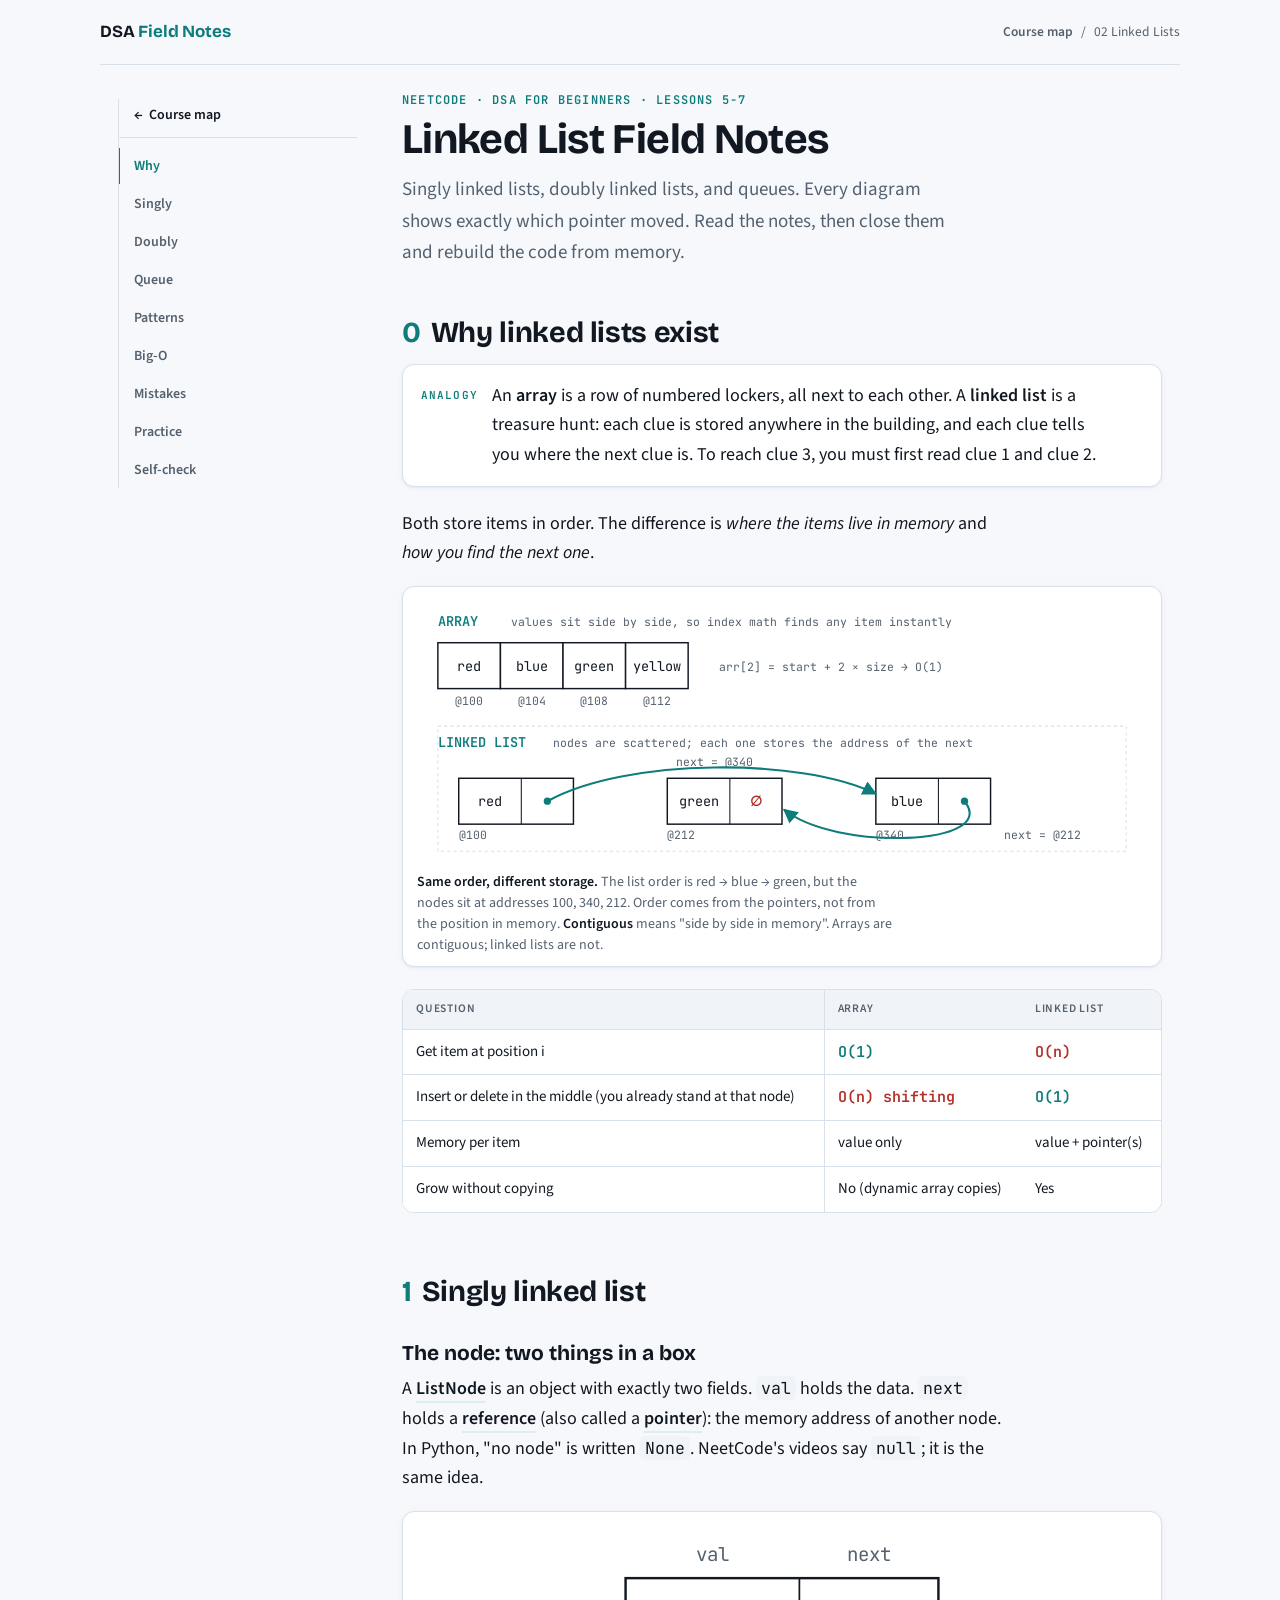
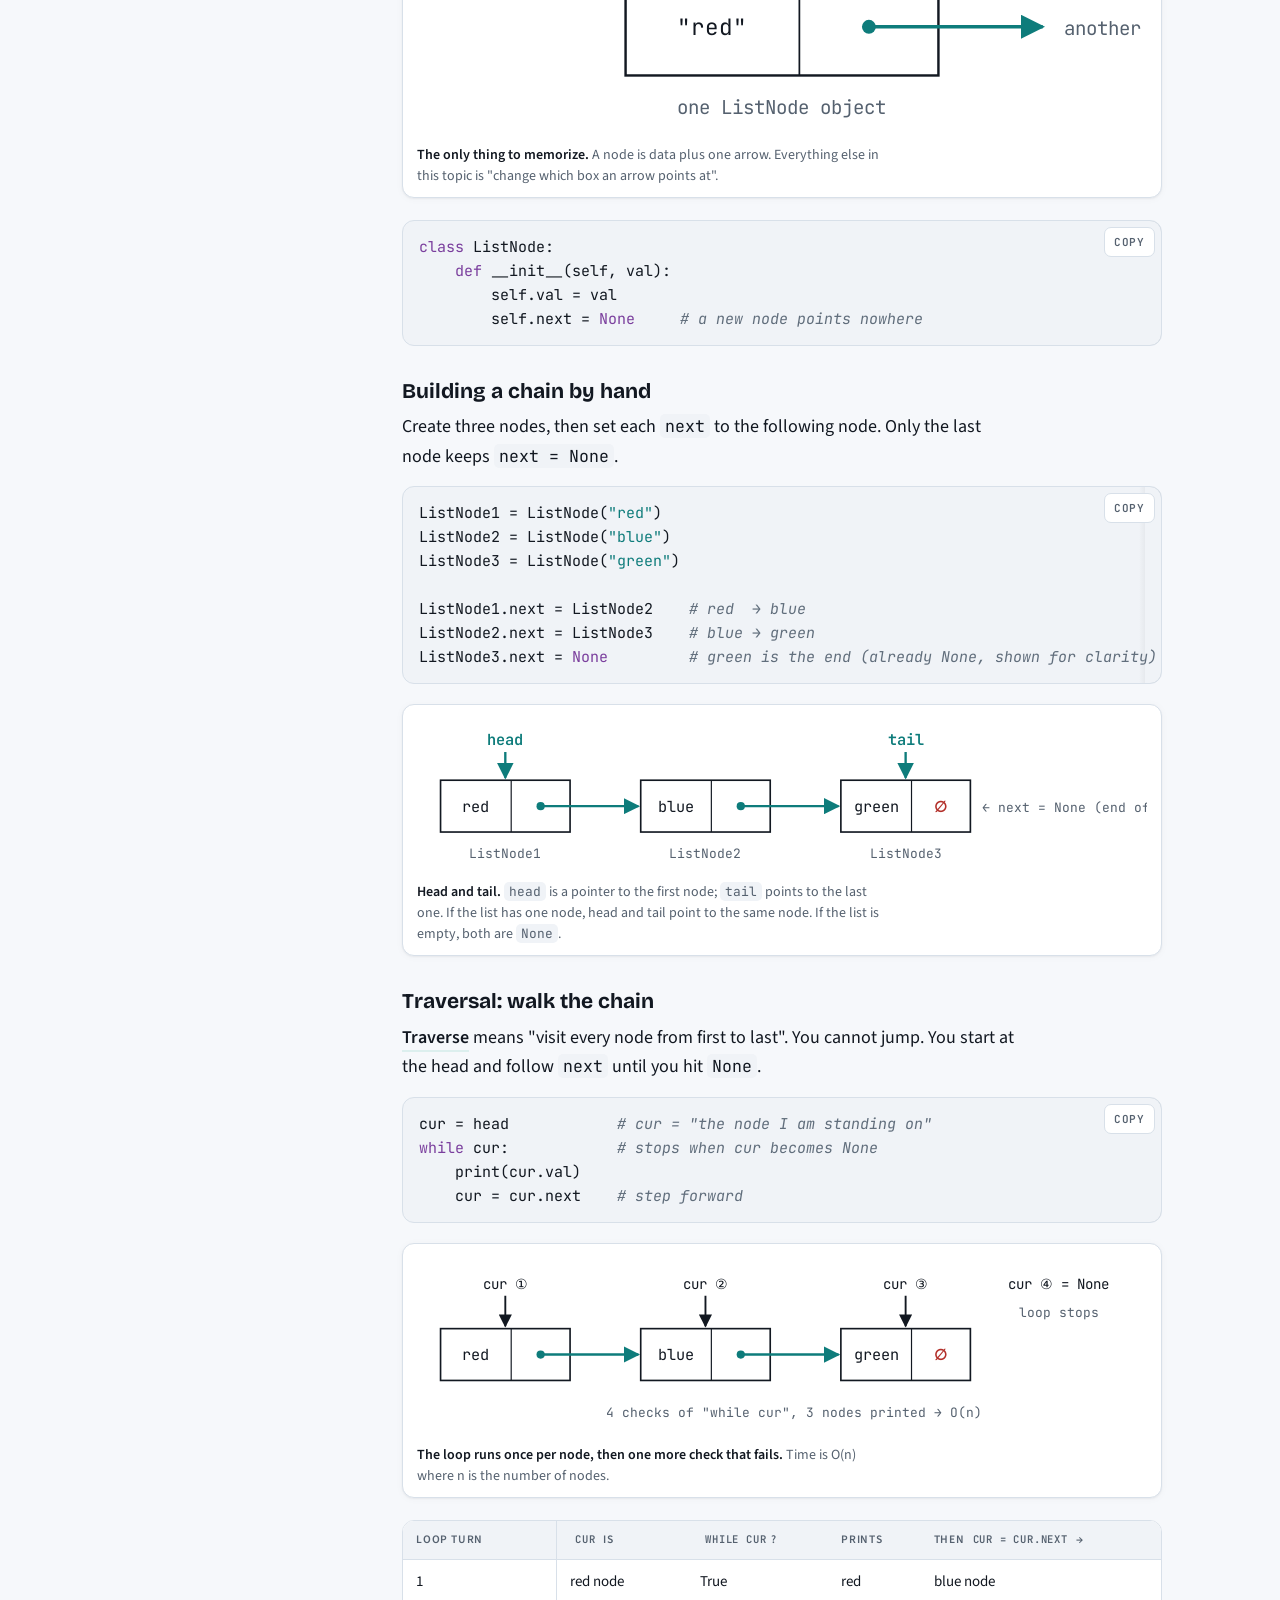
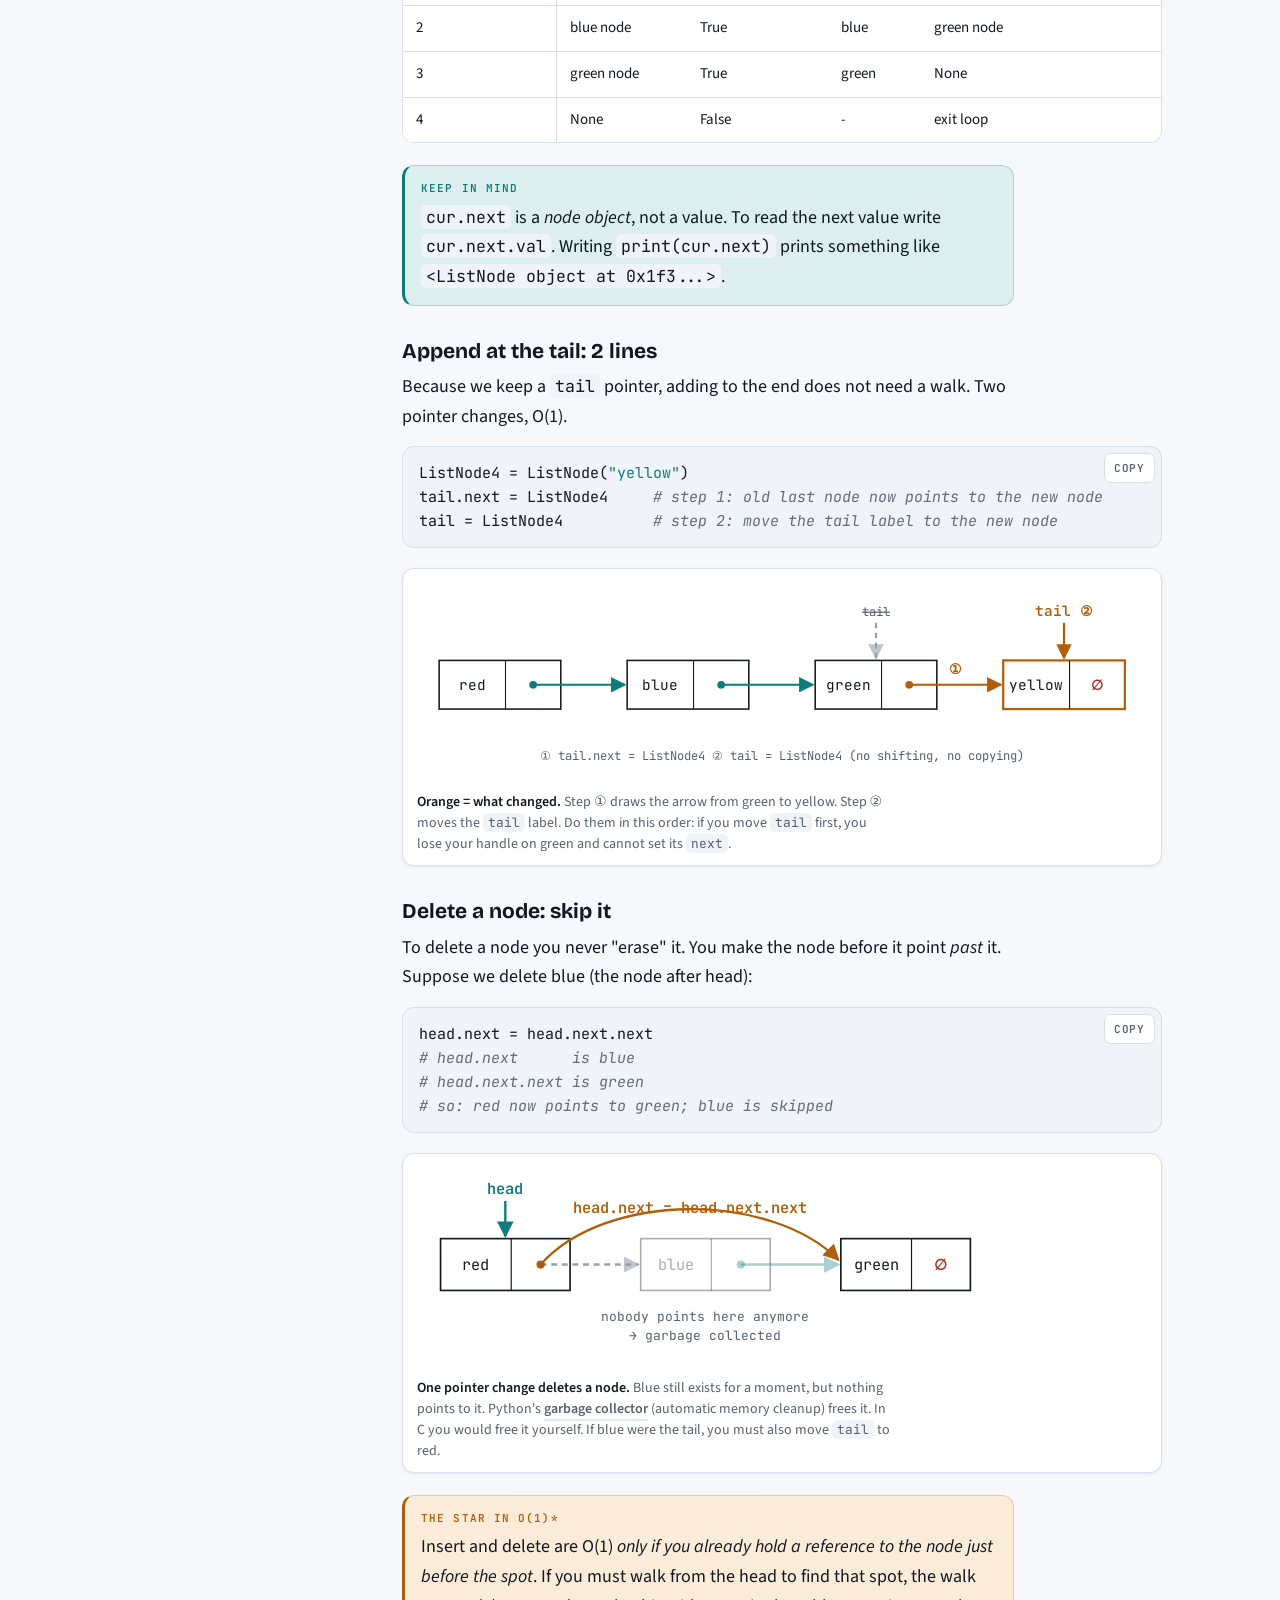
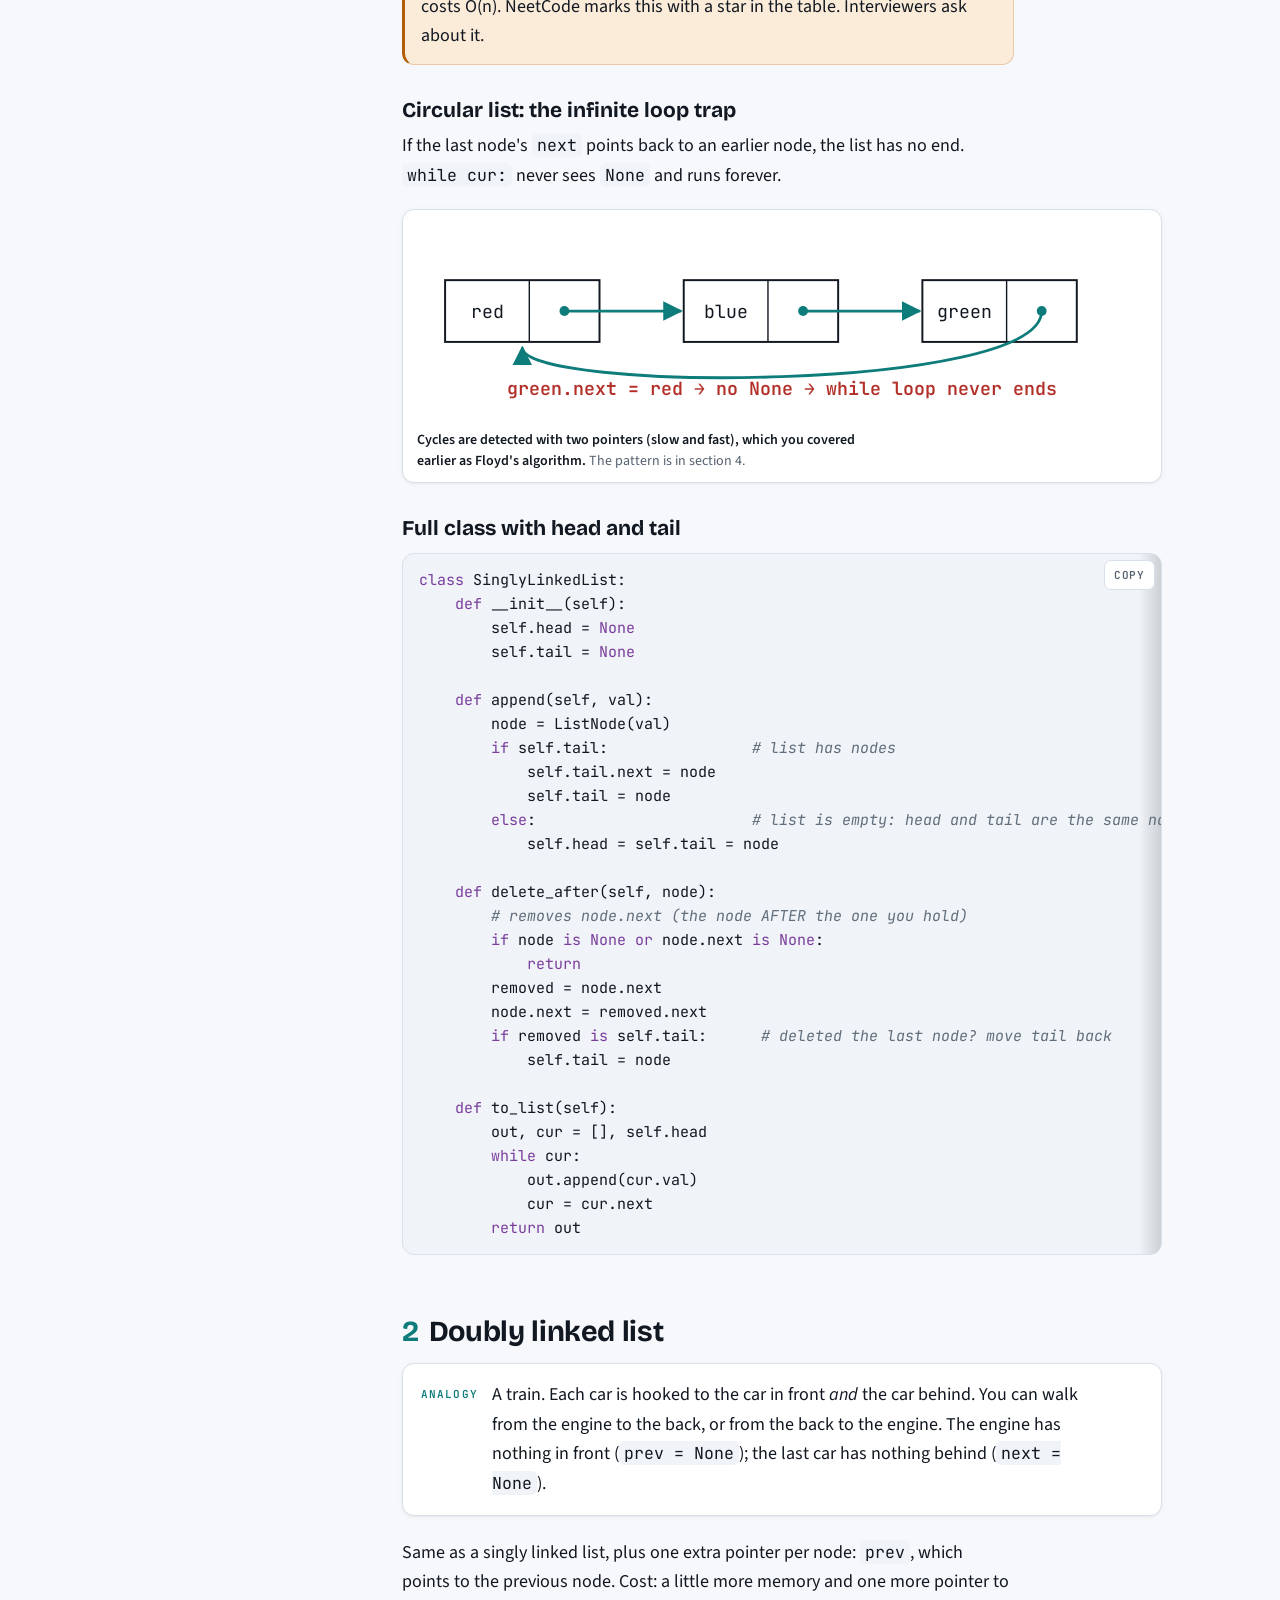
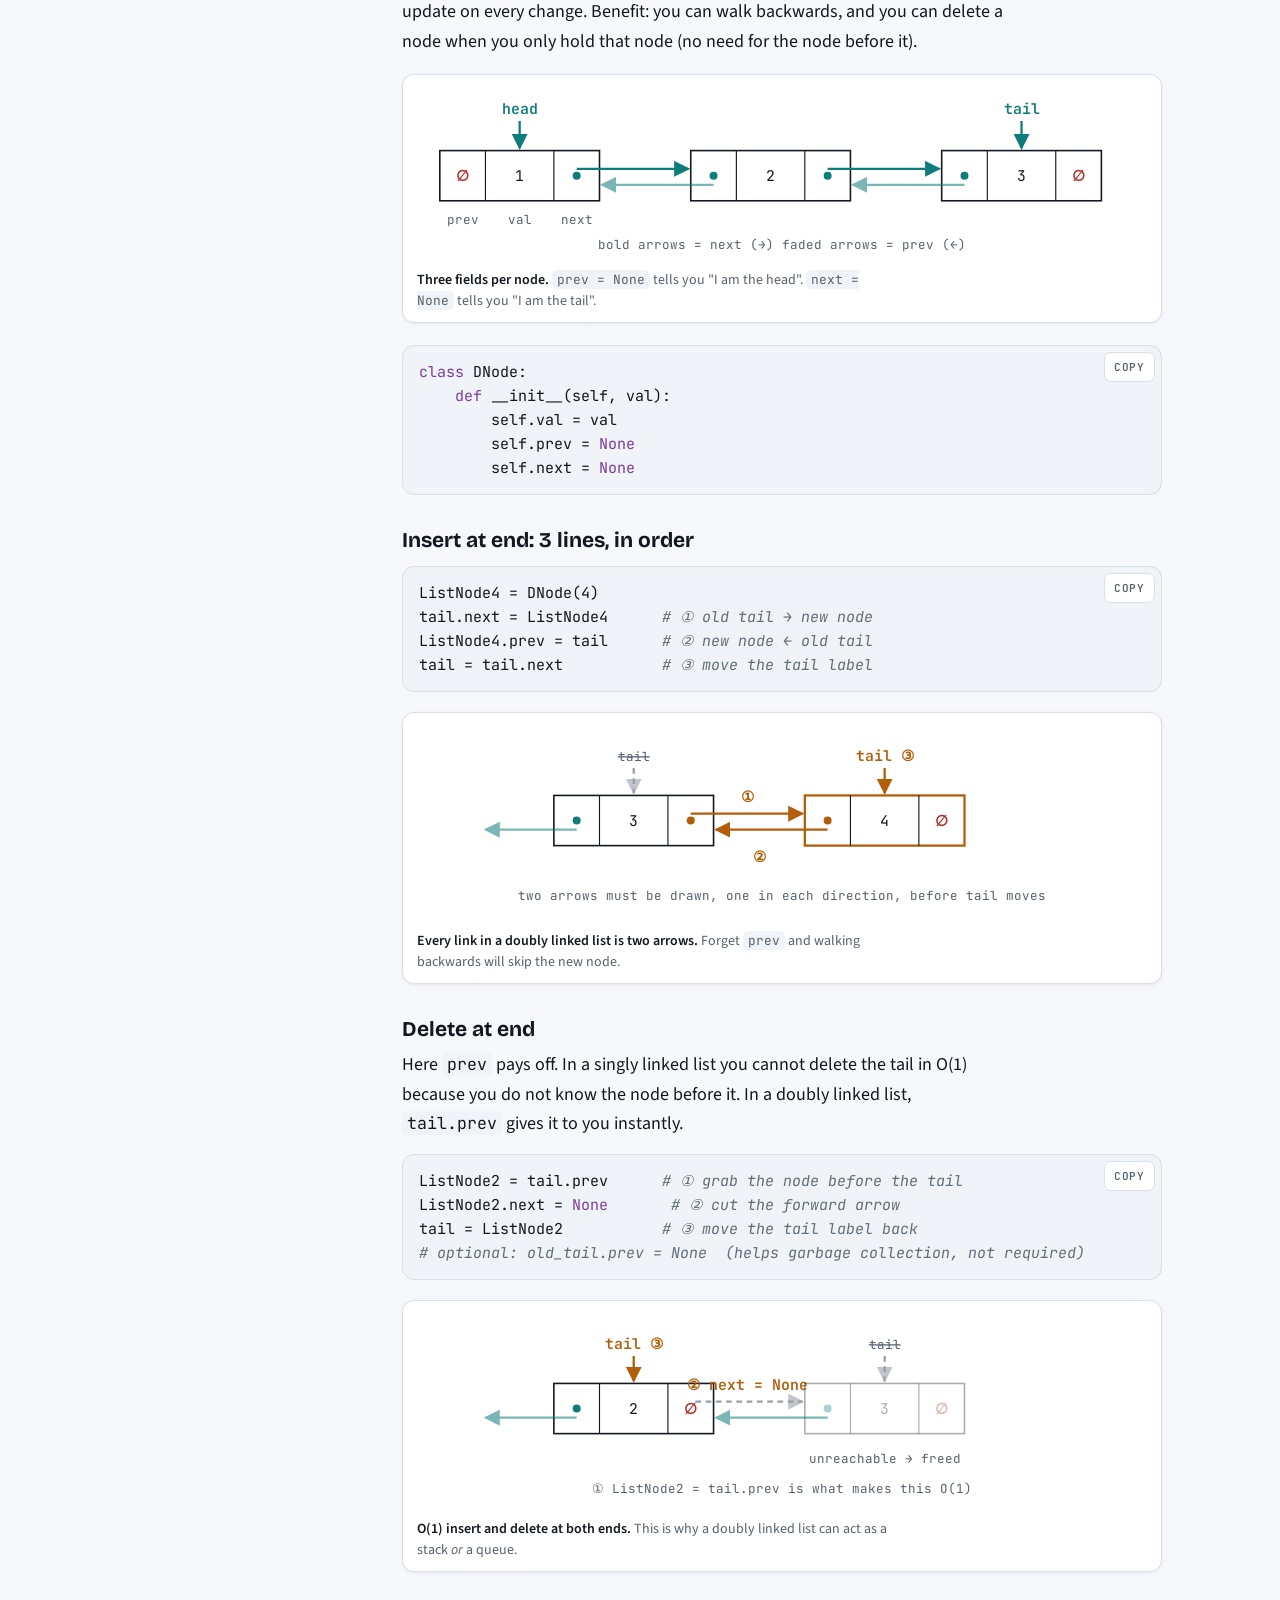
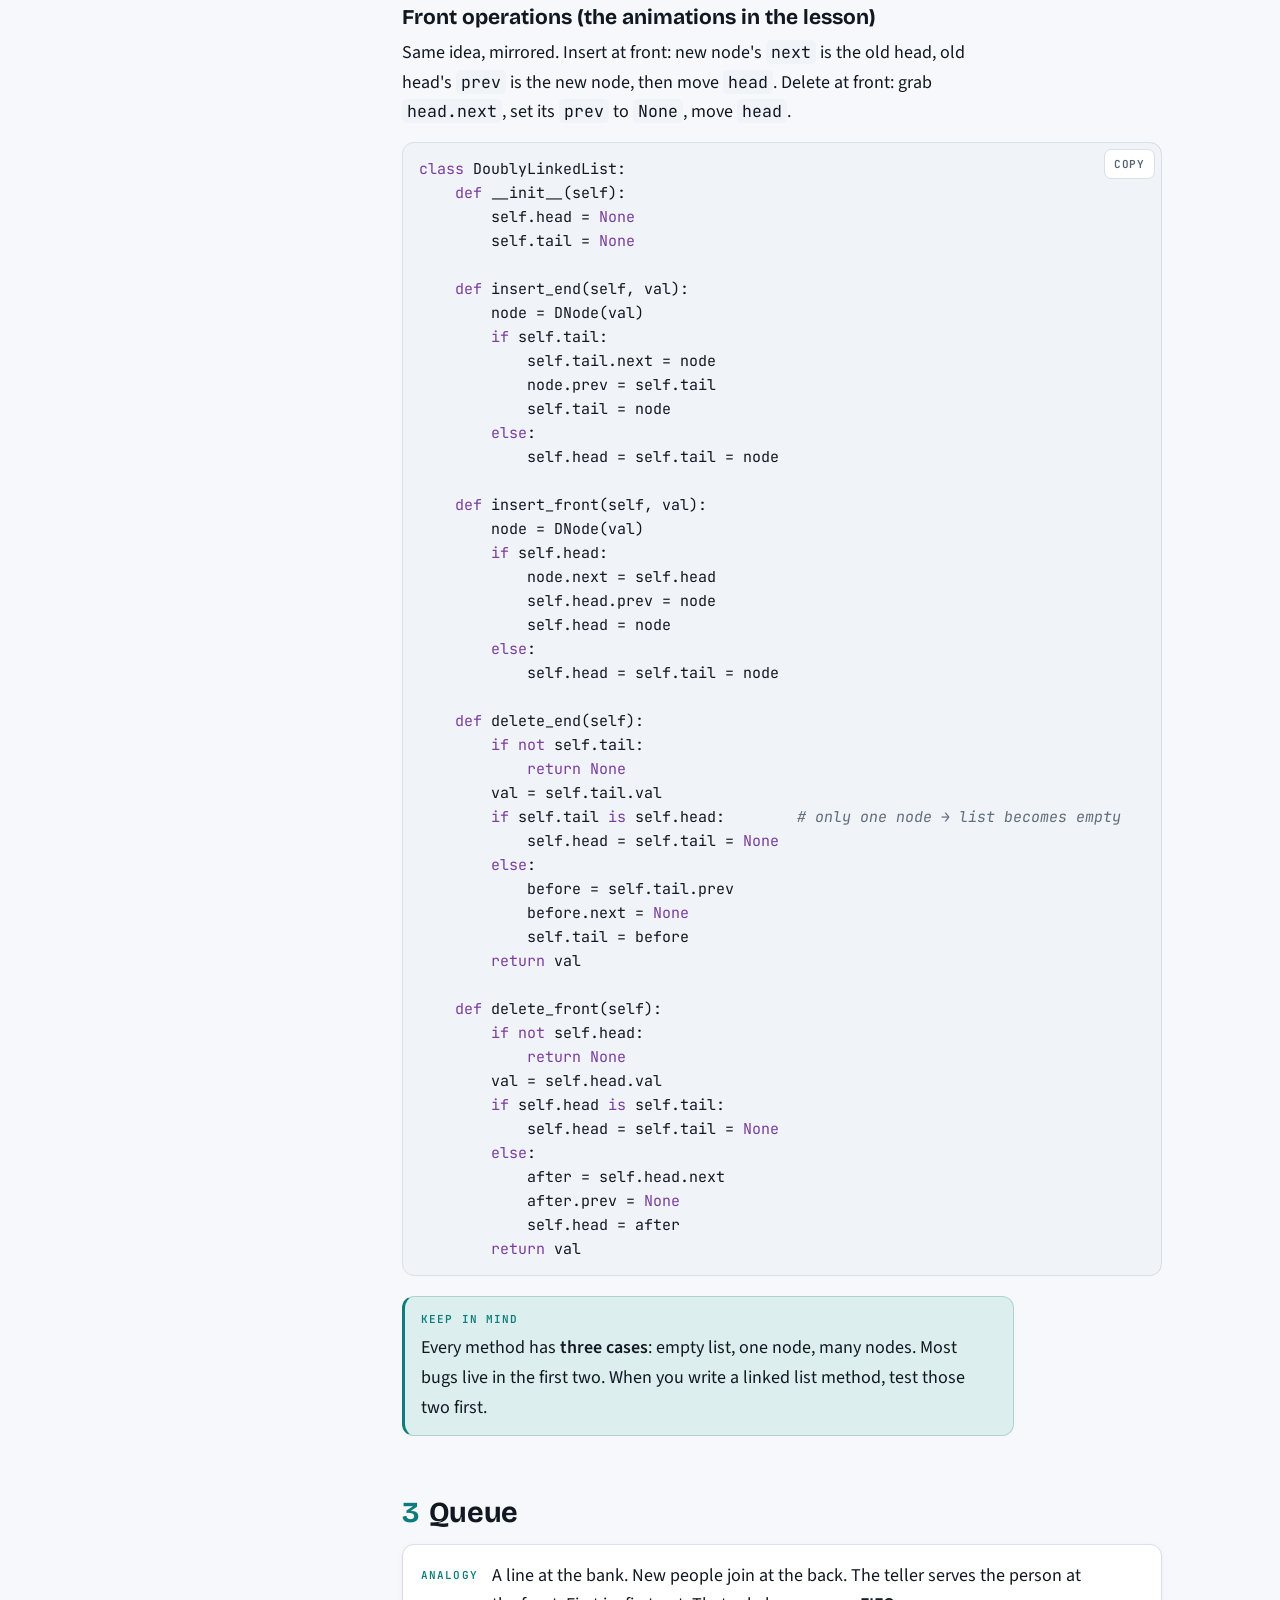
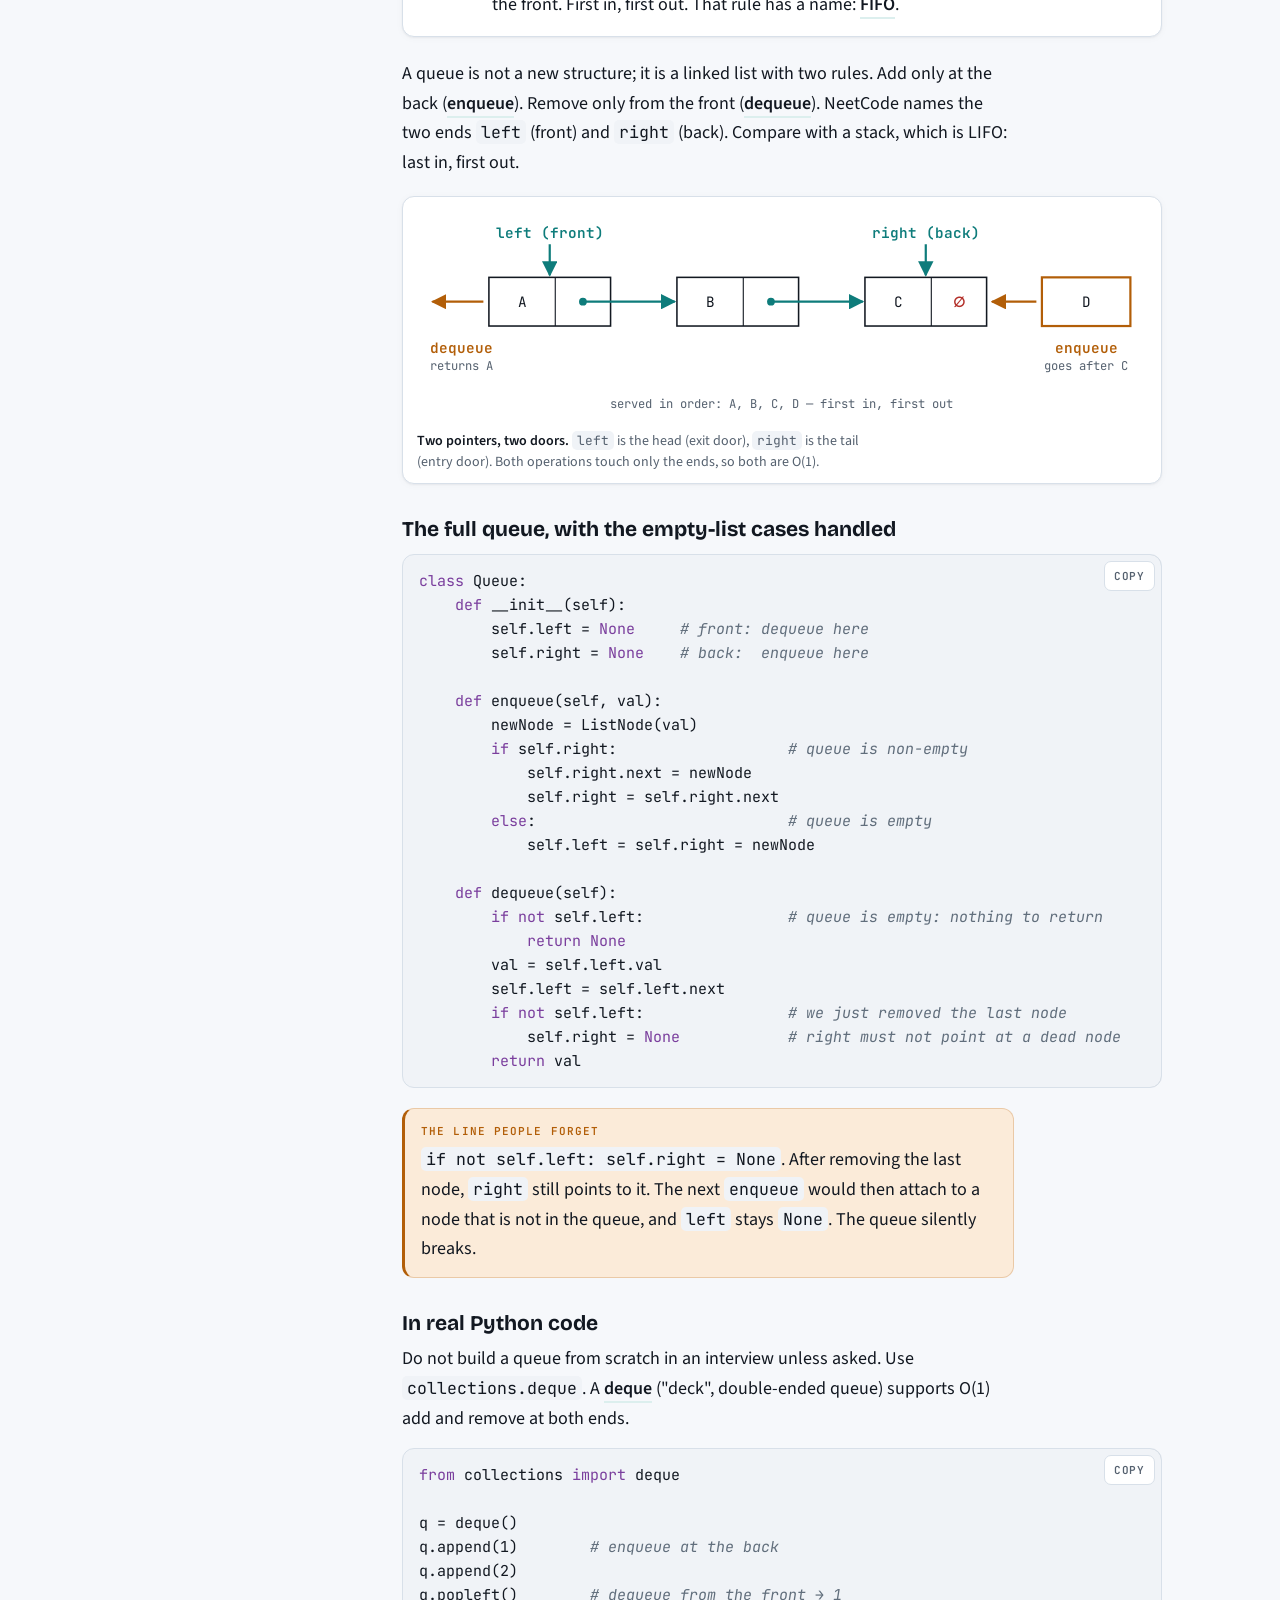
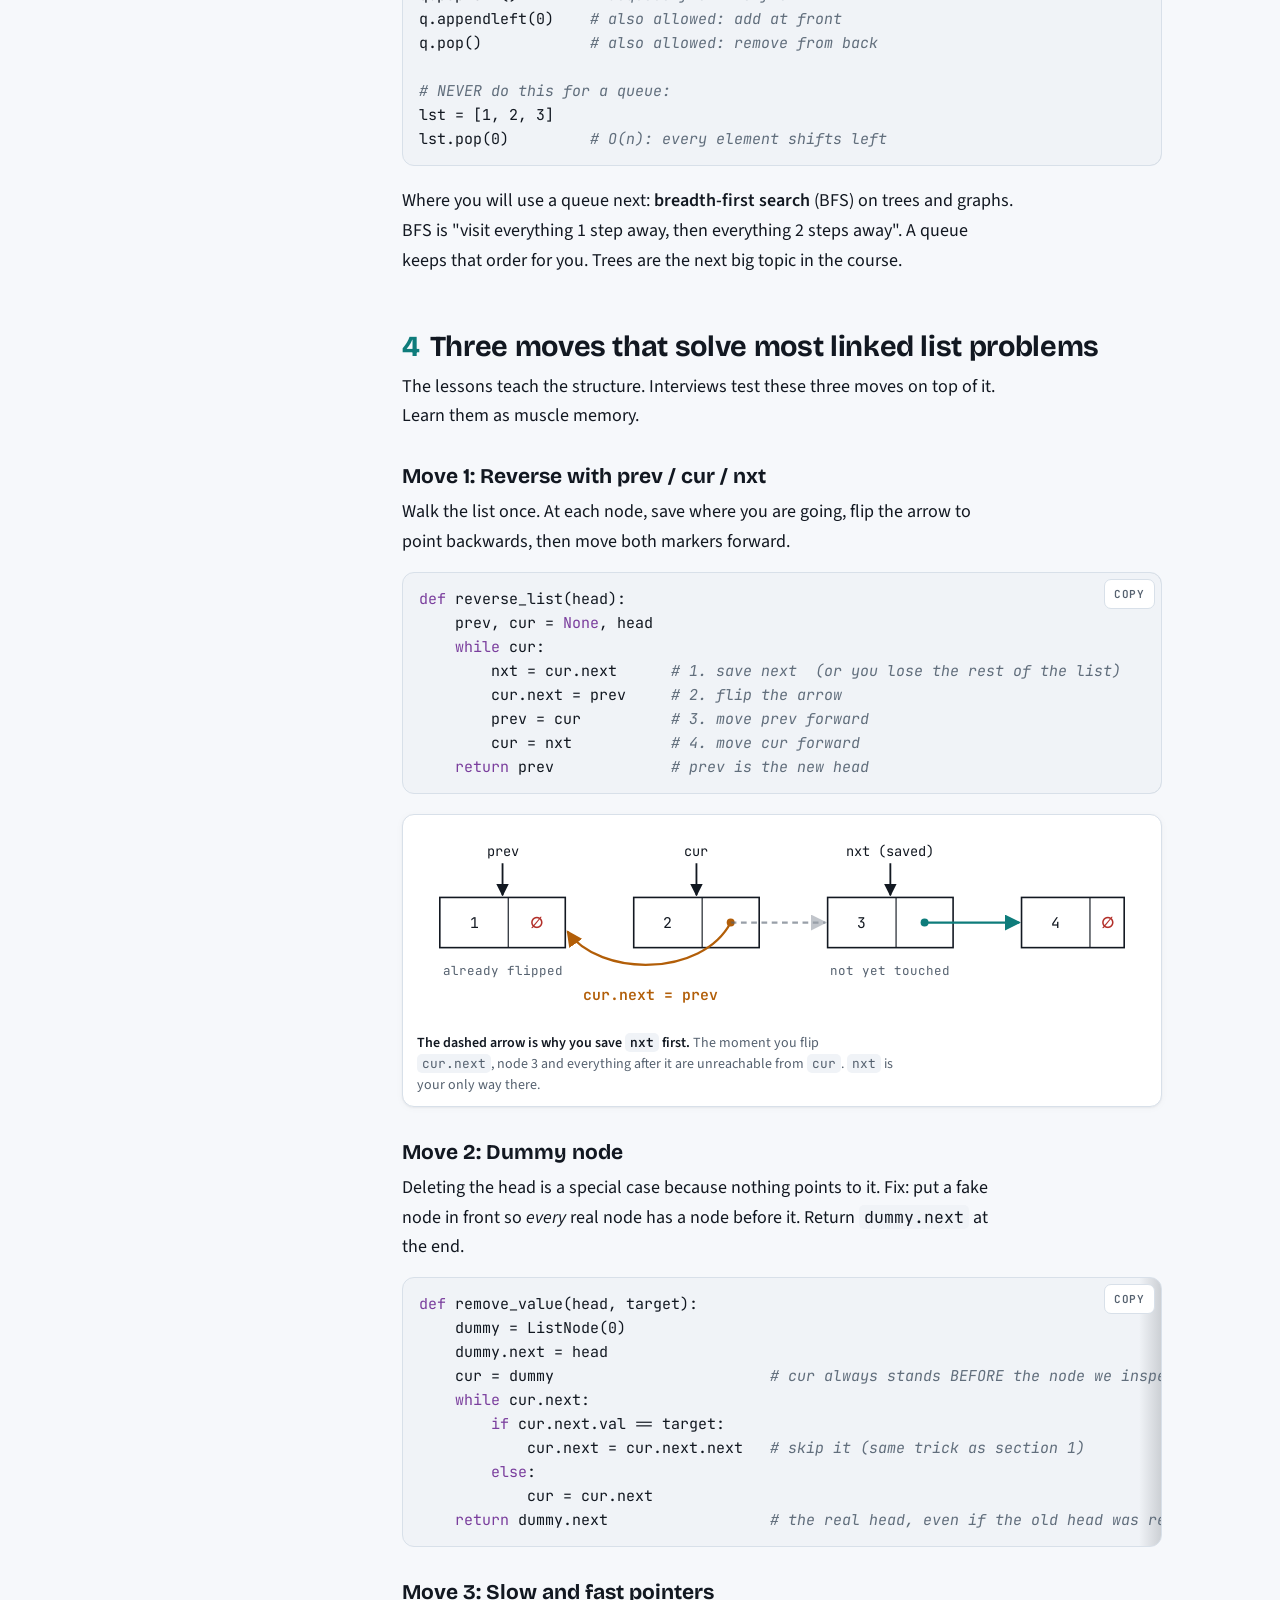
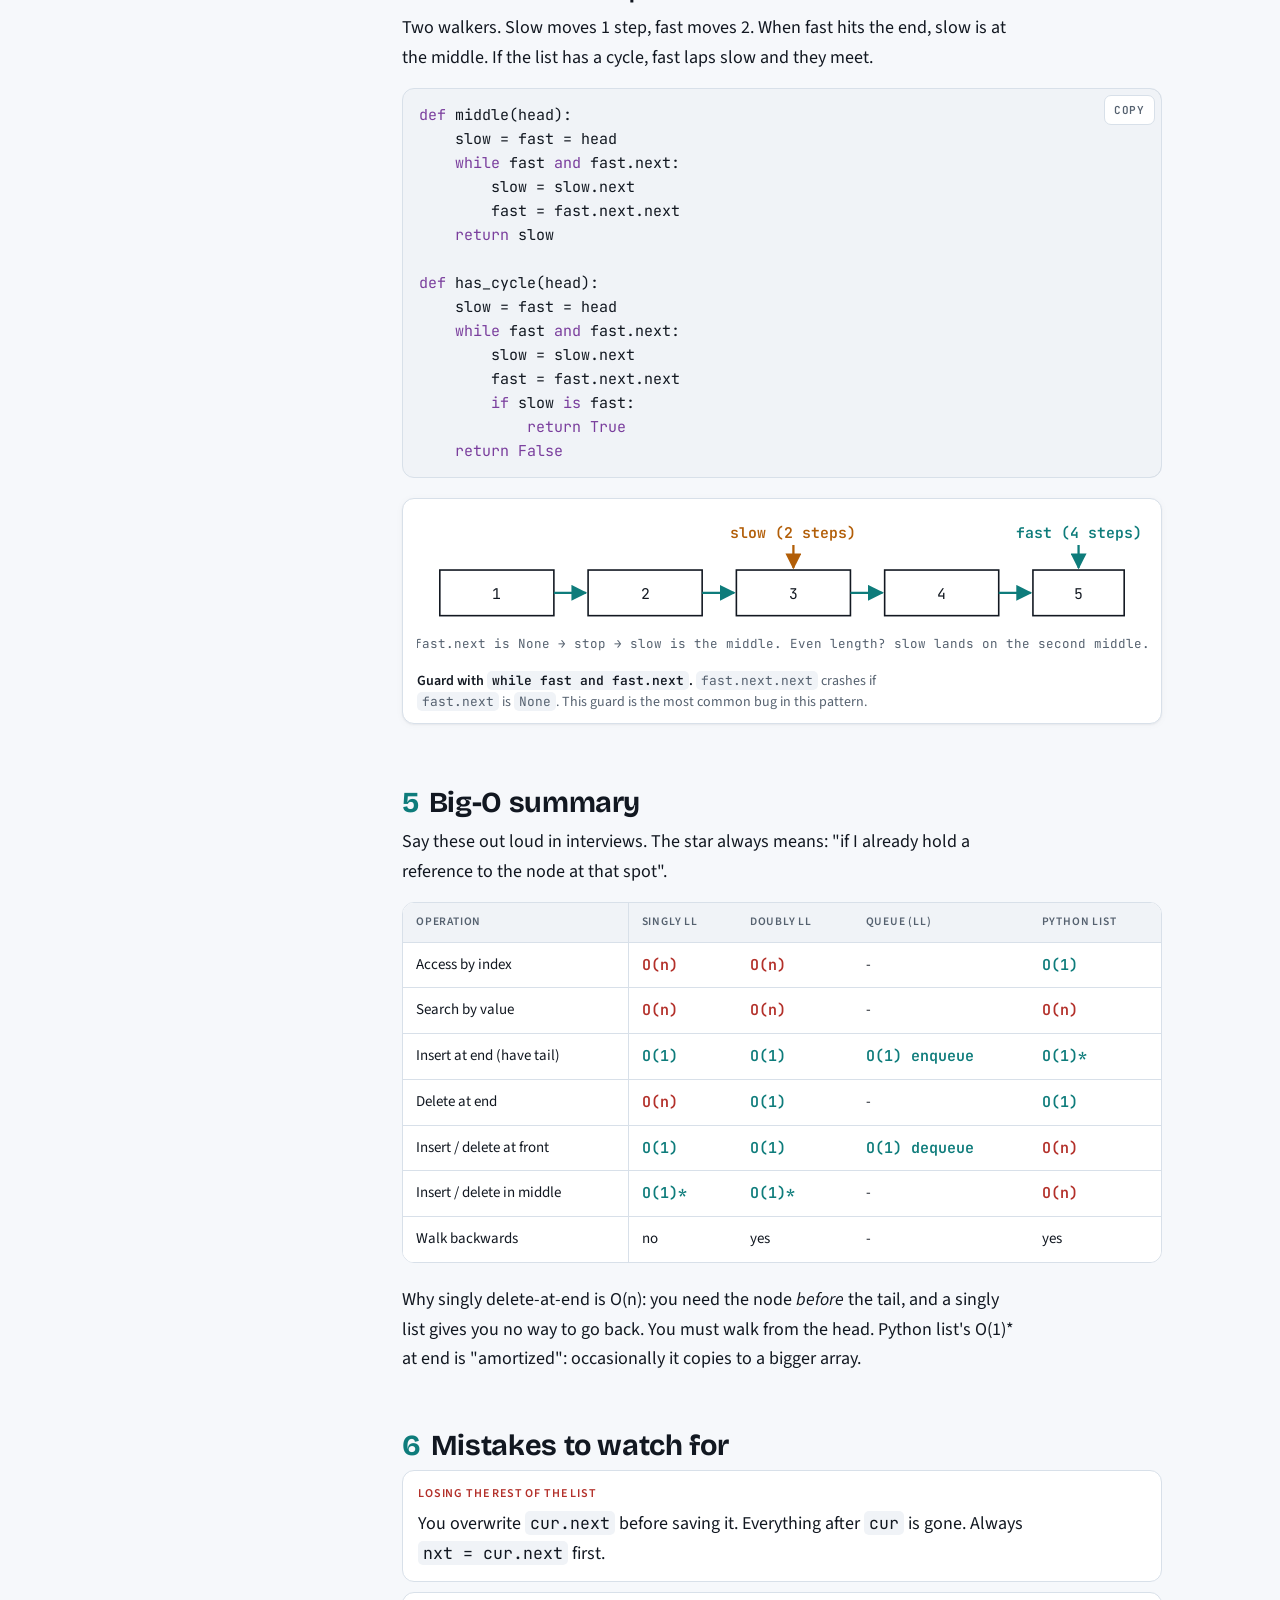
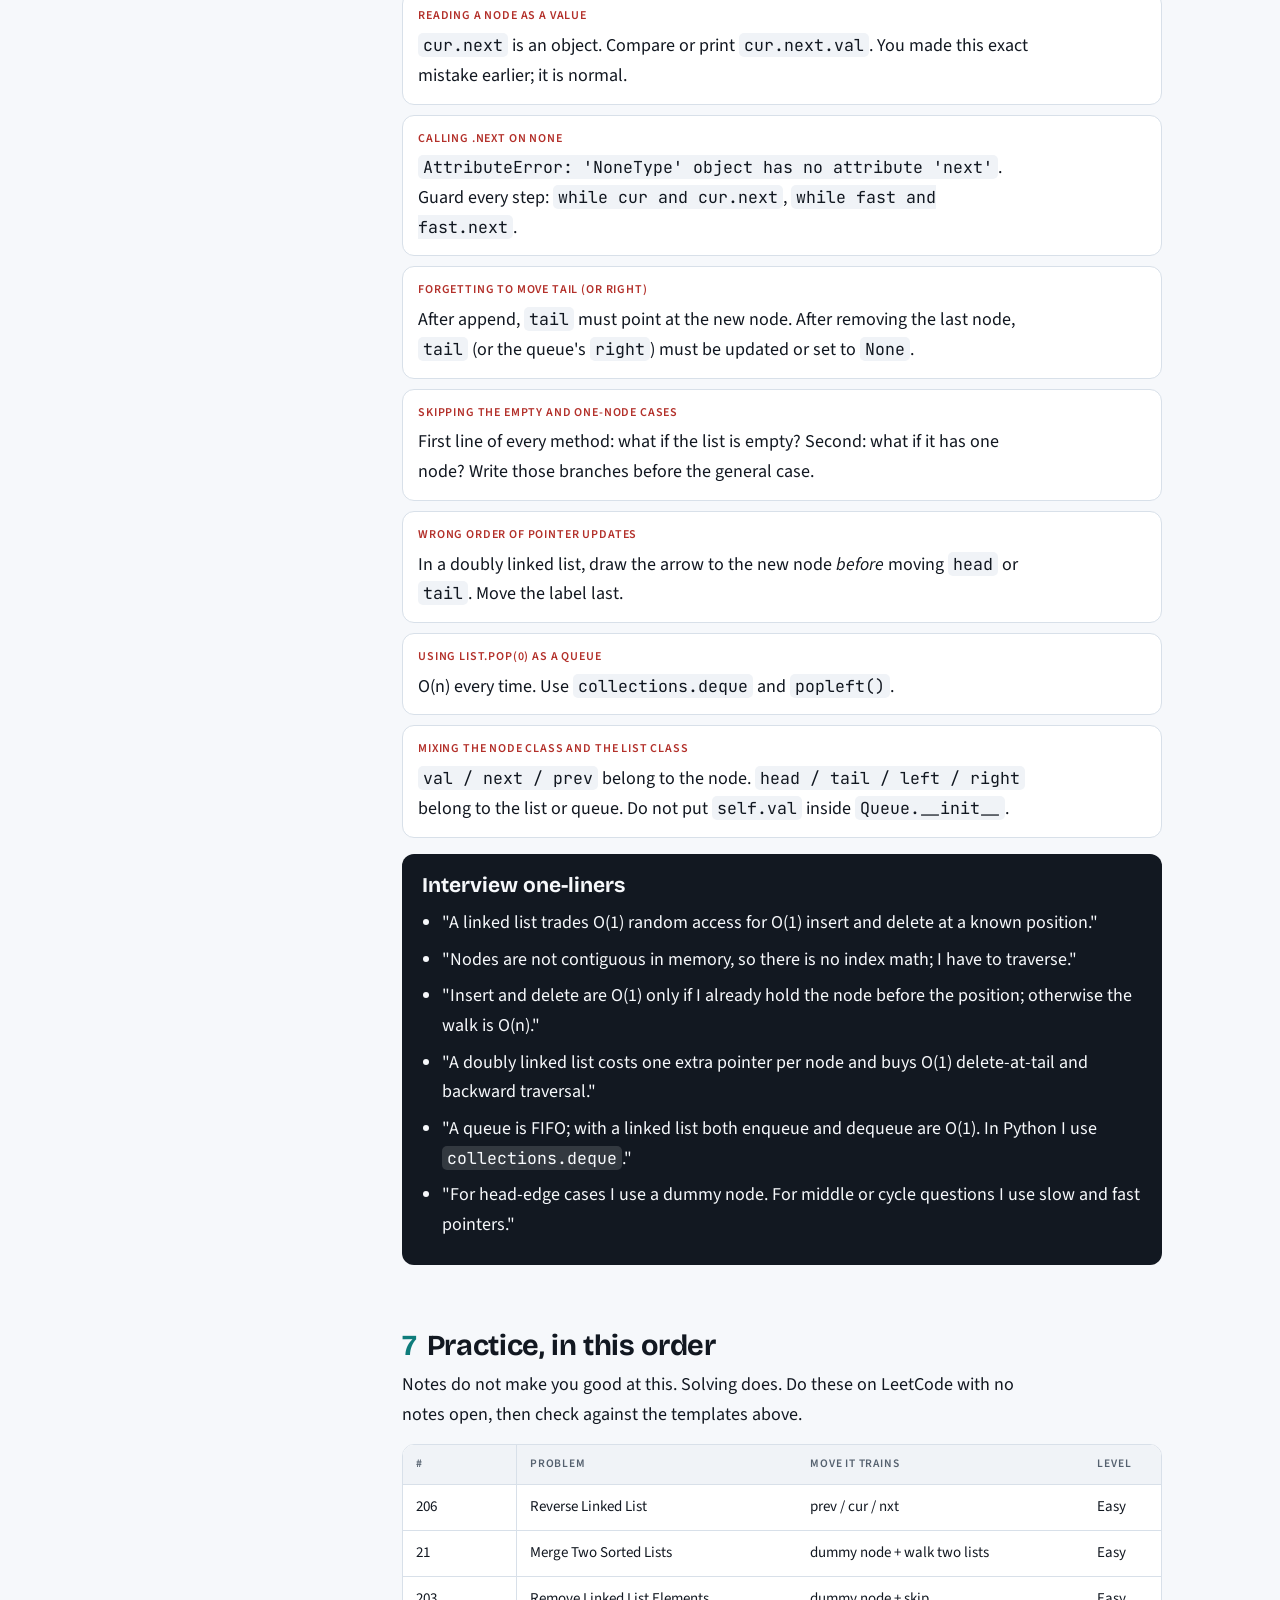
<file: topics/02-linked-lists.html>
<!doctype html>
<html lang="en">
<head>
<meta charset="utf-8">
<meta name="viewport" content="width=device-width, initial-scale=1, viewport-fit=cover">
<meta name="theme-color" content="#F6F8FB" media="(prefers-color-scheme: light)">
<meta name="theme-color" content="#0F141A" media="(prefers-color-scheme: dark)">
<meta name="apple-mobile-web-app-capable" content="yes">
<meta name="apple-mobile-web-app-status-bar-style" content="default">
<meta name="apple-mobile-web-app-title" content="DSA Notes">
<meta name="format-detection" content="telephone=no">
<title>Linked Lists · DSA Field Notes</title>
<meta name="description" content="Singly linked lists, doubly linked lists, and queues - pointer diagrams, tested Python, Big-O, mistakes, practice, self-check.">
<link rel="stylesheet" href="https://fonts.googleapis.com/css2?family=Bricolage+Grotesque:opsz,wght@12..96,500;12..96,700&family=Source+Sans+3:ital,wght@0,400;0,600;1,400&family=JetBrains+Mono:wght@400;600&display=swap">
<link rel="stylesheet" href="../assets/style.css">
<link rel="manifest" href="../manifest.webmanifest">
</head>
<body>
<svg width="0" height="0" style="position:absolute" aria-hidden="true">
  <defs>
    <marker id="arr" viewBox="0 0 10 10" refX="9" refY="5" markerWidth="7" markerHeight="7" orient="auto-start-reverse"><path d="M0,0 L10,5 L0,10 z" class="arr"/></marker>
    <marker id="arrNew" viewBox="0 0 10 10" refX="9" refY="5" markerWidth="7" markerHeight="7" orient="auto-start-reverse"><path d="M0,0 L10,5 L0,10 z" class="arrNew"/></marker>
    <marker id="arrOld" viewBox="0 0 10 10" refX="9" refY="5" markerWidth="7" markerHeight="7" orient="auto-start-reverse"><path d="M0,0 L10,5 L0,10 z" class="arrOld"/></marker>
    <marker id="arrCur" viewBox="0 0 10 10" refX="9" refY="5" markerWidth="7" markerHeight="7" orient="auto-start-reverse"><path d="M0,0 L10,5 L0,10 z" class="arrCur"/></marker>
  </defs>
</svg>

<div class="wrap">

<header class="site-head">
  <a class="brand" href="../index.html">DSA <span>Field Notes</span></a>
  <div class="crumbs"><a href="../index.html">Course map</a> <span>/</span> <span>02 Linked Lists</span></div>
</header>
<div class="layout">

<nav class="sections" aria-label="Sections">
  <a class="home" href="../index.html">Course map</a>
  <a href="#why">Why</a>
  <a href="#singly">Singly</a>
  <a href="#doubly">Doubly</a>
  <a href="#queue">Queue</a>
  <a href="#patterns">Patterns</a>
  <a href="#complexity">Big-O</a>
  <a href="#mistakes">Mistakes</a>
  <a href="#practice">Practice</a>
  <a href="#quiz">Self-check</a>
</nav>

<div class="content">
<header class="top">
  <div class="eyebrow">NeetCode · DSA for Beginners · Lessons 5-7</div>
  <h1>Linked List Field Notes</h1>
  <p class="lede">Singly linked lists, doubly linked lists, and queues. Every diagram shows exactly which pointer moved. Read the notes, then close them and rebuild the code from memory.</p>
</header>

<!-- ============================ WHY ============================ -->
<section id="why">
  <h2><span class="num">0</span>Why linked lists exist</h2>

  <div class="analogy">
    <div class="tag">Analogy</div>
    <p>An <strong>array</strong> is a row of numbered lockers, all next to each other. A <strong>linked list</strong> is a treasure hunt: each clue is stored anywhere in the building, and each clue tells you where the next clue is. To reach clue 3, you must first read clue 1 and clue 2.</p>
  </div>

  <p>Both store items in order. The difference is <em>where the items live in memory</em> and <em>how you find the next one</em>.</p>

  <figure>
    <svg viewBox="0 0 700 250" role="img" aria-label="An array stores values in neighboring memory addresses. A linked list stores nodes anywhere and connects them with next pointers.">
      <!-- Array row -->
      <text x="20" y="24" class="t ptrlab">ARRAY</text>
      <text x="90" y="24" class="t small">values sit side by side, so index math finds any item instantly</text>
      <g>
        <rect x="20" y="40" width="60" height="44" class="nd"/><text x="50" y="67" class="t" text-anchor="middle">red</text>
        <rect x="80" y="40" width="60" height="44" class="nd"/><text x="110" y="67" class="t" text-anchor="middle">blue</text>
        <rect x="140" y="40" width="60" height="44" class="nd"/><text x="170" y="67" class="t" text-anchor="middle">green</text>
        <rect x="200" y="40" width="60" height="44" class="nd"/><text x="230" y="67" class="t" text-anchor="middle">yellow</text>
        <text x="50" y="100" class="t small" text-anchor="middle">@100</text>
        <text x="110" y="100" class="t small" text-anchor="middle">@104</text>
        <text x="170" y="100" class="t small" text-anchor="middle">@108</text>
        <text x="230" y="100" class="t small" text-anchor="middle">@112</text>
      </g>
      <text x="290" y="67" class="t small">arr[2]  =  start + 2 × size  →  O(1)</text>

      <!-- Linked list scattered -->
      <text x="20" y="140" class="t ptrlab">LINKED LIST</text>
      <text x="130" y="140" class="t small">nodes are scattered; each one stores the address of the next</text>
      <rect x="20" y="120" width="660" height="120" class="mem"/>
      <!-- node red @100 -->
      <rect x="40" y="170" width="110" height="44" class="nd"/>
      <line x1="100" y1="170" x2="100" y2="214" class="cell"/>
      <text x="70" y="197" class="t" text-anchor="middle">red</text>
      <text x="40" y="228" class="t small">@100</text>
      <circle cx="125" cy="192" r="3.5" class="dot"/>
      <!-- node blue @340 -->
      <rect x="440" y="170" width="110" height="44" class="nd"/>
      <line x1="500" y1="170" x2="500" y2="214" class="cell"/>
      <text x="470" y="197" class="t" text-anchor="middle">blue</text>
      <text x="440" y="228" class="t small">@340</text>      <circle cx="525" cy="192" r="3.5" class="dot"/>
      <!-- node green @212 -->
      <rect x="240" y="170" width="110" height="44" class="nd"/>
      <line x1="300" y1="170" x2="300" y2="214" class="cell"/>
      <text x="270" y="197" class="t" text-anchor="middle">green</text>
      <text x="240" y="228" class="t small">@212</text>
      <text x="325" y="197" class="t nulltxt" text-anchor="middle">∅</text>
      <!-- arrows: red -> blue (jump over green), blue -> green (goes back) -->
      <path d="M125,192 C 200,150 370,150 440,185" class="ptr" marker-end="url(#arr)"/>
      <text x="285" y="158" class="t small" text-anchor="middle">next = @340</text>
      <path d="M525,192 C 560,235 400,240 352,200" class="ptr" marker-end="url(#arr)"/>
      <text x="600" y="228" class="t small" text-anchor="middle">next = @212</text>
    </svg>
    <figcaption><b>Same order, different storage.</b> The list order is red → blue → green, but the nodes sit at addresses 100, 340, 212. Order comes from the pointers, not from the position in memory. <b>Contiguous</b> means "side by side in memory". Arrays are contiguous; linked lists are not.</figcaption>
  </figure>

  <div class="tbl"><table>
    <thead><tr><th>Question</th><th>Array</th><th>Linked list</th></tr></thead>
    <tbody>
      <tr><td>Get item at position i</td><td class="big fast">O(1)</td><td class="big slow">O(n)</td></tr>
      <tr><td>Insert or delete in the middle (you already stand at that node)</td><td class="big slow">O(n) shifting</td><td class="big fast">O(1)</td></tr>
      <tr><td>Memory per item</td><td>value only</td><td>value + pointer(s)</td></tr>
      <tr><td>Grow without copying</td><td>No (dynamic array copies)</td><td>Yes</td></tr>
    </tbody>
  </table></div>
</section>

<!-- ============================ SINGLY ============================ -->
<section id="singly">
  <h2><span class="num">1</span>Singly linked list</h2>

  <h3>The node: two things in a box</h3>
  <p>A <dfn>ListNode</dfn> is an object with exactly two fields. <code>val</code> holds the data. <code>next</code> holds a <dfn>reference</dfn> (also called a <dfn>pointer</dfn>): the memory address of another node. In Python, "no node" is written <code>None</code>. NeetCode's videos say <code>null</code>; it is the same idea.</p>

  <figure>
    <svg viewBox="0 0 420 120" role="img" aria-label="A ListNode has a val field holding data and a next field holding a reference to another node, or None.">
      <rect x="120" y="30" width="180" height="56" class="nd"/>
      <line x1="220" y1="30" x2="220" y2="86" class="cell"/>
      <text x="170" y="63" class="t" text-anchor="middle" font-size="15">"red"</text>
      <circle cx="260" cy="58" r="4" class="dot"/>
      <text x="170" y="20" class="t small" text-anchor="middle">val</text>
      <text x="260" y="20" class="t small" text-anchor="middle">next</text>
      <path d="M260,58 L 360,58" class="ptr" marker-end="url(#arr)"/>
      <text x="372" y="63" class="t small">another node, or None</text>
      <text x="210" y="108" class="t small" text-anchor="middle">one ListNode object</text>
    </svg>
    <figcaption><b>The only thing to memorize.</b> A node is data plus one arrow. Everything else in this topic is "change which box an arrow points at".</figcaption>
  </figure>

<pre><code><span class="k">class</span> ListNode:
    <span class="k">def</span> __init__(self, val):
        self.val = val
        self.next = <span class="k">None</span>     <span class="c"># a new node points nowhere</span></code></pre>

  <h3>Building a chain by hand</h3>
  <p>Create three nodes, then set each <code>next</code> to the following node. Only the last node keeps <code>next = None</code>.</p>

<pre><code>ListNode1 = ListNode(<span class="s">"red"</span>)
ListNode2 = ListNode(<span class="s">"blue"</span>)
ListNode3 = ListNode(<span class="s">"green"</span>)

ListNode1.next = ListNode2    <span class="c"># red  → blue</span>
ListNode2.next = ListNode3    <span class="c"># blue → green</span>
ListNode3.next = <span class="k">None</span>         <span class="c"># green is the end (already None, shown for clarity)</span></code></pre>

  <figure>
    <svg viewBox="0 0 620 130" role="img" aria-label="Three nodes red, blue, green linked by next pointers. Head points to red, tail points to green, and green's next is None.">
      <!-- head / tail labels -->
      <text x="75" y="22" class="t ptrlab" text-anchor="middle">head</text>
      <path d="M75,28 L75,50" class="ptr" marker-end="url(#arr)"/>
      <text x="415" y="22" class="t ptrlab" text-anchor="middle">tail</text>
      <path d="M415,28 L415,50" class="ptr" marker-end="url(#arr)"/>
      <!-- nodes -->
      <g>
        <rect x="20" y="52" width="110" height="44" class="nd"/><line x1="80" y1="52" x2="80" y2="96" class="cell"/>
        <text x="50" y="79" class="t" text-anchor="middle">red</text><circle cx="105" cy="74" r="3.5" class="dot"/>
        <path d="M105,74 L188,74" class="ptr" marker-end="url(#arr)"/>
      </g>
      <g>
        <rect x="190" y="52" width="110" height="44" class="nd"/><line x1="250" y1="52" x2="250" y2="96" class="cell"/>
        <text x="220" y="79" class="t" text-anchor="middle">blue</text><circle cx="275" cy="74" r="3.5" class="dot"/>
        <path d="M275,74 L358,74" class="ptr" marker-end="url(#arr)"/>
      </g>
      <g>
        <rect x="360" y="52" width="110" height="44" class="nd"/><line x1="420" y1="52" x2="420" y2="96" class="cell"/>
        <text x="390" y="79" class="t" text-anchor="middle">green</text>
        <text x="445" y="79" class="t nulltxt" text-anchor="middle">∅</text>
      </g>
      <text x="480" y="79" class="t small">← next = None (end of list)</text>
      <text x="75" y="118" class="t small" text-anchor="middle">ListNode1</text>
      <text x="245" y="118" class="t small" text-anchor="middle">ListNode2</text>
      <text x="415" y="118" class="t small" text-anchor="middle">ListNode3</text>
    </svg>
    <figcaption><b>Head and tail.</b> <code>head</code> is a pointer to the first node; <code>tail</code> points to the last one. If the list has one node, head and tail point to the same node. If the list is empty, both are <code>None</code>.</figcaption>
  </figure>

  <h3>Traversal: walk the chain</h3>
  <p><dfn>Traverse</dfn> means "visit every node from first to last". You cannot jump. You start at the head and follow <code>next</code> until you hit <code>None</code>.</p>

<pre><code>cur = head            <span class="c"># cur = "the node I am standing on"</span>
<span class="k">while</span> cur:            <span class="c"># stops when cur becomes None</span>
    print(cur.val)
    cur = cur.next    <span class="c"># step forward</span></code></pre>

  <figure>
    <svg viewBox="0 0 620 150" role="img" aria-label="Traversal trace: cur starts at red, moves to blue, then green, then becomes None and the loop stops.">
      <g>
        <rect x="20" y="60" width="110" height="44" class="nd"/><line x1="80" y1="60" x2="80" y2="104" class="cell"/>
        <text x="50" y="87" class="t" text-anchor="middle">red</text><circle cx="105" cy="82" r="3.5" class="dot"/>
        <path d="M105,82 L188,82" class="ptr" marker-end="url(#arr)"/>
      </g>
      <g>
        <rect x="190" y="60" width="110" height="44" class="nd"/><line x1="250" y1="60" x2="250" y2="104" class="cell"/>
        <text x="220" y="87" class="t" text-anchor="middle">blue</text><circle cx="275" cy="82" r="3.5" class="dot"/>
        <path d="M275,82 L358,82" class="ptr" marker-end="url(#arr)"/>
      </g>
      <g>
        <rect x="360" y="60" width="110" height="44" class="nd"/><line x1="420" y1="60" x2="420" y2="104" class="cell"/>
        <text x="390" y="87" class="t" text-anchor="middle">green</text>
        <text x="445" y="87" class="t nulltxt" text-anchor="middle">∅</text>
      </g>
      <!-- cur positions -->
      <text x="75" y="26" class="t mono" text-anchor="middle">cur ①</text>
      <path d="M75,32 L75,58" class="cur" marker-end="url(#arrCur)"/>
      <text x="245" y="26" class="t mono" text-anchor="middle">cur ②</text>
      <path d="M245,32 L245,58" class="cur" marker-end="url(#arrCur)"/>
      <text x="415" y="26" class="t mono" text-anchor="middle">cur ③</text>
      <path d="M415,32 L415,58" class="cur" marker-end="url(#arrCur)"/>
      <text x="545" y="26" class="t mono" text-anchor="middle">cur ④ = None</text>
      <text x="545" y="50" class="t small" text-anchor="middle">loop stops</text>
      <text x="320" y="135" class="t small" text-anchor="middle">4 checks of "while cur", 3 nodes printed → O(n)</text>
    </svg>
    <figcaption><b>The loop runs once per node, then one more check that fails.</b> Time is O(n) where n is the number of nodes.</figcaption>
  </figure>

  <div class="tbl"><table>
    <thead><tr><th>Loop turn</th><th><code>cur</code> is</th><th><code>while cur</code>?</th><th>prints</th><th>then <code>cur = cur.next</code> →</th></tr></thead>
    <tbody>
      <tr><td>1</td><td>red node</td><td>True</td><td>red</td><td>blue node</td></tr>
      <tr><td>2</td><td>blue node</td><td>True</td><td>blue</td><td>green node</td></tr>
      <tr><td>3</td><td>green node</td><td>True</td><td>green</td><td>None</td></tr>
      <tr><td>4</td><td>None</td><td>False</td><td>-</td><td>exit loop</td></tr>
    </tbody>
  </table></div>

  <div class="callout keep">
    <span class="lab">Keep in mind</span>
    <p><code>cur.next</code> is a <em>node object</em>, not a value. To read the next value write <code>cur.next.val</code>. Writing <code>print(cur.next)</code> prints something like <code>&lt;ListNode object at 0x1f3...&gt;</code>.</p>
  </div>

  <h3>Append at the tail: 2 lines</h3>
  <p>Because we keep a <code>tail</code> pointer, adding to the end does not need a walk. Two pointer changes, O(1).</p>

<pre><code>ListNode4 = ListNode(<span class="s">"yellow"</span>)
tail.next = ListNode4     <span class="c"># step 1: old last node now points to the new node</span>
tail = ListNode4          <span class="c"># step 2: move the tail label to the new node</span></code></pre>

  <figure>
    <svg viewBox="0 0 660 180" role="img" aria-label="Appending yellow: first green's next is set to yellow, then tail is moved from green to yellow.">
      <g>
        <rect x="20" y="70" width="110" height="44" class="nd"/><line x1="80" y1="70" x2="80" y2="114" class="cell"/>
        <text x="50" y="97" class="t" text-anchor="middle">red</text><circle cx="105" cy="92" r="3.5" class="dot"/>
        <path d="M105,92 L188,92" class="ptr" marker-end="url(#arr)"/>
      </g>
      <g>
        <rect x="190" y="70" width="110" height="44" class="nd"/><line x1="250" y1="70" x2="250" y2="114" class="cell"/>
        <text x="220" y="97" class="t" text-anchor="middle">blue</text><circle cx="275" cy="92" r="3.5" class="dot"/>
        <path d="M275,92 L358,92" class="ptr" marker-end="url(#arr)"/>
      </g>
      <g>
        <rect x="360" y="70" width="110" height="44" class="nd"/><line x1="420" y1="70" x2="420" y2="114" class="cell"/>
        <text x="390" y="97" class="t" text-anchor="middle">green</text><circle cx="445" cy="92" r="3.5" class="dot newd"/>
        <path d="M445,92 L528,92" class="ptr newp" marker-end="url(#arrNew)"/>
        <text x="487" y="82" class="t newlab" text-anchor="middle" font-size="11">①</text>
      </g>
      <g>
        <rect x="530" y="70" width="110" height="44" class="nd newnd"/><line x1="590" y1="70" x2="590" y2="114" class="cell"/>
        <text x="560" y="97" class="t" text-anchor="middle">yellow</text>
        <text x="615" y="97" class="t nulltxt" text-anchor="middle">∅</text>
      </g>
      <!-- tail old and new -->
      <text x="415" y="30" class="t small" text-anchor="middle" style="text-decoration:line-through">tail</text>
      <path d="M415,36 L415,68" class="ptr old" marker-end="url(#arrOld)"/>
      <text x="585" y="30" class="t newlab" text-anchor="middle">tail ②</text>
      <path d="M585,36 L585,68" class="ptr newp" marker-end="url(#arrNew)"/>
      <text x="330" y="160" class="t small" text-anchor="middle">① tail.next = ListNode4      ② tail = ListNode4      (no shifting, no copying)</text>
    </svg>
    <figcaption><b>Orange = what changed.</b> Step ① draws the arrow from green to yellow. Step ② moves the <code>tail</code> label. Do them in this order: if you move <code>tail</code> first, you lose your handle on green and cannot set its <code>next</code>.</figcaption>
  </figure>

  <h3>Delete a node: skip it</h3>
  <p>To delete a node you never "erase" it. You make the node before it point <em>past</em> it. Suppose we delete blue (the node after head):</p>

<pre><code>head.next = head.next.next
<span class="c"># head.next      is blue</span>
<span class="c"># head.next.next is green</span>
<span class="c"># so: red now points to green; blue is skipped</span></code></pre>

  <figure>
    <svg viewBox="0 0 620 170" role="img" aria-label="Deleting blue: red's next is changed from blue to green. Blue is no longer reachable.">
      <text x="75" y="22" class="t ptrlab" text-anchor="middle">head</text>
      <path d="M75,28 L75,58" class="ptr" marker-end="url(#arr)"/>
      <g>
        <rect x="20" y="60" width="110" height="44" class="nd"/><line x1="80" y1="60" x2="80" y2="104" class="cell"/>
        <text x="50" y="87" class="t" text-anchor="middle">red</text><circle cx="105" cy="82" r="3.5" class="dot newd"/>
        <path d="M105,82 L188,82" class="ptr old" marker-end="url(#arrOld)"/>
        <path d="M105,82 C 160,20 300,20 358,78" class="ptr newp" marker-end="url(#arrNew)"/>
        <text x="232" y="38" class="t newlab" text-anchor="middle" font-size="11">head.next = head.next.next</text>
      </g>
      <g>
        <rect x="190" y="60" width="110" height="44" class="nd dim"/><line x1="250" y1="60" x2="250" y2="104" class="cell" opacity=".35"/>
        <text x="220" y="87" class="t" text-anchor="middle" opacity=".35">blue</text><circle cx="275" cy="82" r="3.5" class="dot" opacity=".35"/>
        <path d="M275,82 L358,82" class="ptr" opacity=".35" marker-end="url(#arr)"/>
        <text x="245" y="130" class="t small" text-anchor="middle">nobody points here anymore</text>
        <text x="245" y="146" class="t small" text-anchor="middle">→ garbage collected</text>
      </g>
      <g>
        <rect x="360" y="60" width="110" height="44" class="nd"/><line x1="420" y1="60" x2="420" y2="104" class="cell"/>
        <text x="390" y="87" class="t" text-anchor="middle">green</text>
        <text x="445" y="87" class="t nulltxt" text-anchor="middle">∅</text>
      </g>
    </svg>
    <figcaption><b>One pointer change deletes a node.</b> Blue still exists for a moment, but nothing points to it. Python's <dfn>garbage collector</dfn> (automatic memory cleanup) frees it. In C you would free it yourself. If blue were the tail, you must also move <code>tail</code> to red.</figcaption>
  </figure>

  <div class="callout">
    <span class="lab">The star in O(1)*</span>
    <p>Insert and delete are O(1) <em>only if you already hold a reference to the node just before the spot</em>. If you must walk from the head to find that spot, the walk costs O(n). NeetCode marks this with a star in the table. Interviewers ask about it.</p>
  </div>

  <h3>Circular list: the infinite loop trap</h3>
  <p>If the last node's <code>next</code> points back to an earlier node, the list has no end. <code>while cur:</code> never sees <code>None</code> and runs forever.</p>

  <figure>
    <svg viewBox="0 0 520 140" role="img" aria-label="A circular linked list: green's next points back to red, so traversal never reaches None.">
      <g>
        <rect x="20" y="40" width="110" height="44" class="nd"/><line x1="80" y1="40" x2="80" y2="84" class="cell"/>
        <text x="50" y="67" class="t" text-anchor="middle">red</text><circle cx="105" cy="62" r="3.5" class="dot"/>
        <path d="M105,62 L188,62" class="ptr" marker-end="url(#arr)"/>
      </g>
      <g>
        <rect x="190" y="40" width="110" height="44" class="nd"/><line x1="250" y1="40" x2="250" y2="84" class="cell"/>
        <text x="220" y="67" class="t" text-anchor="middle">blue</text><circle cx="275" cy="62" r="3.5" class="dot"/>
        <path d="M275,62 L358,62" class="ptr" marker-end="url(#arr)"/>
      </g>
      <g>
        <rect x="360" y="40" width="110" height="44" class="nd"/><line x1="420" y1="40" x2="420" y2="84" class="cell"/>
        <text x="390" y="67" class="t" text-anchor="middle">green</text><circle cx="445" cy="62" r="3.5" class="dot"/>
        <path d="M445,62 C 445,120 75,120 75,88" class="ptr" marker-end="url(#arr)"/>
        <text x="260" y="122" class="t nulltxt" text-anchor="middle" font-size="12">green.next = red  → no None → while loop never ends</text>
      </g>
    </svg>
    <figcaption><b>Cycles are detected with two pointers (slow and fast), which you covered earlier as Floyd's algorithm.</b> The pattern is in section 4.</figcaption>
  </figure>

  <h3>Full class with head and tail</h3>
<pre><code><span class="k">class</span> SinglyLinkedList:
    <span class="k">def</span> __init__(self):
        self.head = <span class="k">None</span>
        self.tail = <span class="k">None</span>

    <span class="k">def</span> append(self, val):
        node = ListNode(val)
        <span class="k">if</span> self.tail:                <span class="c"># list has nodes</span>
            self.tail.next = node
            self.tail = node
        <span class="k">else</span>:                        <span class="c"># list is empty: head and tail are the same node</span>
            self.head = self.tail = node

    <span class="k">def</span> delete_after(self, node):
        <span class="c"># removes node.next (the node AFTER the one you hold)</span>
        <span class="k">if</span> node <span class="k">is None or</span> node.next <span class="k">is None</span>:
            <span class="k">return</span>
        removed = node.next
        node.next = removed.next
        <span class="k">if</span> removed <span class="k">is</span> self.tail:      <span class="c"># deleted the last node? move tail back</span>
            self.tail = node

    <span class="k">def</span> to_list(self):
        out, cur = [], self.head
        <span class="k">while</span> cur:
            out.append(cur.val)
            cur = cur.next
        <span class="k">return</span> out</code></pre>
</section>

<!-- ============================ DOUBLY ============================ -->
<section id="doubly">
  <h2><span class="num">2</span>Doubly linked list</h2>

  <div class="analogy">
    <div class="tag">Analogy</div>
    <p>A train. Each car is hooked to the car in front <em>and</em> the car behind. You can walk from the engine to the back, or from the back to the engine. The engine has nothing in front (<code>prev = None</code>); the last car has nothing behind (<code>next = None</code>).</p>
  </div>

  <p>Same as a singly linked list, plus one extra pointer per node: <code>prev</code>, which points to the previous node. Cost: a little more memory and one more pointer to update on every change. Benefit: you can walk backwards, and you can delete a node when you only hold that node (no need for the node before it).</p>

  <figure>
    <svg viewBox="0 0 640 150" role="img" aria-label="Doubly linked list of three nodes, each with prev, val and next fields. Next pointers go right, prev pointers go left. Head's prev and tail's next are None.">
      <text x="90" y="22" class="t ptrlab" text-anchor="middle">head</text>
      <path d="M90,28 L90,52" class="ptr" marker-end="url(#arr)"/>
      <text x="530" y="22" class="t ptrlab" text-anchor="middle">tail</text>
      <path d="M530,28 L530,52" class="ptr" marker-end="url(#arr)"/>
      <!-- node 1 -->
      <g>
        <rect x="20" y="54" width="140" height="44" class="nd"/>
        <line x1="60" y1="54" x2="60" y2="98" class="cell"/><line x1="120" y1="54" x2="120" y2="98" class="cell"/>
        <text x="40" y="81" class="t nulltxt" text-anchor="middle">∅</text>
        <text x="90" y="81" class="t" text-anchor="middle">1</text>
        <circle cx="140" cy="76" r="3.5" class="dot"/>
        <path d="M140,70 L238,70" class="ptr" marker-end="url(#arr)"/>
      </g>
      <!-- node 2 -->
      <g>
        <rect x="240" y="54" width="140" height="44" class="nd"/>
        <line x1="280" y1="54" x2="280" y2="98" class="cell"/><line x1="340" y1="54" x2="340" y2="98" class="cell"/>
        <circle cx="260" cy="76" r="3.5" class="dot"/>
        <text x="310" y="81" class="t" text-anchor="middle">2</text>
        <circle cx="360" cy="76" r="3.5" class="dot"/>
        <path d="M260,84 L162,84" class="ptr prevp" marker-end="url(#arr)"/>
        <path d="M360,70 L458,70" class="ptr" marker-end="url(#arr)"/>
      </g>
      <!-- node 3 -->
      <g>
        <rect x="460" y="54" width="140" height="44" class="nd"/>
        <line x1="500" y1="54" x2="500" y2="98" class="cell"/><line x1="560" y1="54" x2="560" y2="98" class="cell"/>
        <circle cx="480" cy="76" r="3.5" class="dot"/>
        <text x="530" y="81" class="t" text-anchor="middle">3</text>
        <text x="580" y="81" class="t nulltxt" text-anchor="middle">∅</text>
        <path d="M480,84 L382,84" class="ptr prevp" marker-end="url(#arr)"/>
      </g>
      <text x="40" y="118" class="t small" text-anchor="middle">prev</text>
      <text x="90" y="118" class="t small" text-anchor="middle">val</text>
      <text x="140" y="118" class="t small" text-anchor="middle">next</text>
      <text x="320" y="140" class="t small" text-anchor="middle">bold arrows = next (→)   faded arrows = prev (←)</text>
    </svg>
    <figcaption><b>Three fields per node.</b> <code>prev = None</code> tells you "I am the head". <code>next = None</code> tells you "I am the tail".</figcaption>
  </figure>

<pre><code><span class="k">class</span> DNode:
    <span class="k">def</span> __init__(self, val):
        self.val = val
        self.prev = <span class="k">None</span>
        self.next = <span class="k">None</span></code></pre>

  <h3>Insert at end: 3 lines, in order</h3>
<pre><code>ListNode4 = DNode(4)
tail.next = ListNode4      <span class="c"># ① old tail → new node</span>
ListNode4.prev = tail      <span class="c"># ② new node ← old tail</span>
tail = tail.next           <span class="c"># ③ move the tail label</span></code></pre>

  <figure>
    <svg viewBox="0 0 640 170" role="img" aria-label="Inserting node 4 at the end of a doubly linked list: set 3.next to 4, set 4.prev to 3, then move tail to 4.">
      <!-- node 3 -->
      <g>
        <rect x="120" y="60" width="140" height="44" class="nd"/>
        <line x1="160" y1="60" x2="160" y2="104" class="cell"/><line x1="220" y1="60" x2="220" y2="104" class="cell"/>
        <circle cx="140" cy="82" r="3.5" class="dot"/>
        <path d="M140,90 L60,90" class="ptr prevp" marker-end="url(#arr)"/>
        <text x="190" y="87" class="t" text-anchor="middle">3</text>
        <circle cx="240" cy="82" r="3.5" class="dot newd"/>
        <path d="M240,76 L338,76" class="ptr newp" marker-end="url(#arrNew)"/>
        <text x="290" y="66" class="t newlab" text-anchor="middle" font-size="11">①</text>
      </g>
      <!-- node 4 -->
      <g>
        <rect x="340" y="60" width="140" height="44" class="nd newnd"/>
        <line x1="380" y1="60" x2="380" y2="104" class="cell"/><line x1="440" y1="60" x2="440" y2="104" class="cell"/>
        <circle cx="360" cy="82" r="3.5" class="dot newd"/>
        <path d="M360,90 L262,90" class="ptr newp" marker-end="url(#arrNew)"/>
        <text x="300" y="118" class="t newlab" text-anchor="middle" font-size="11">②</text>
        <text x="410" y="87" class="t" text-anchor="middle">4</text>
        <text x="460" y="87" class="t nulltxt" text-anchor="middle">∅</text>
      </g>
      <text x="190" y="30" class="t small" text-anchor="middle" style="text-decoration:line-through">tail</text>
      <path d="M190,36 L190,58" class="ptr old" marker-end="url(#arrOld)"/>
      <text x="410" y="30" class="t newlab" text-anchor="middle">tail ③</text>
      <path d="M410,36 L410,58" class="ptr newp" marker-end="url(#arrNew)"/>
      <text x="320" y="152" class="t small" text-anchor="middle">two arrows must be drawn, one in each direction, before tail moves</text>
    </svg>
    <figcaption><b>Every link in a doubly linked list is two arrows.</b> Forget <code>prev</code> and walking backwards will skip the new node.</figcaption>
  </figure>

  <h3>Delete at end</h3>
  <p>Here <code>prev</code> pays off. In a singly linked list you cannot delete the tail in O(1) because you do not know the node before it. In a doubly linked list, <code>tail.prev</code> gives it to you instantly.</p>

<pre><code>ListNode2 = tail.prev      <span class="c"># ① grab the node before the tail</span>
ListNode2.next = <span class="k">None</span>       <span class="c"># ② cut the forward arrow</span>
tail = ListNode2           <span class="c"># ③ move the tail label back</span>
<span class="c"># optional: old_tail.prev = None  (helps garbage collection, not required)</span></code></pre>

  <figure>
    <svg viewBox="0 0 640 170" role="img" aria-label="Deleting the tail of a doubly linked list: node 2's next is set to None and tail moves back to node 2. Node 3 is dropped.">
      <g>
        <rect x="120" y="60" width="140" height="44" class="nd"/>
        <line x1="160" y1="60" x2="160" y2="104" class="cell"/><line x1="220" y1="60" x2="220" y2="104" class="cell"/>
        <circle cx="140" cy="82" r="3.5" class="dot"/>
        <path d="M140,90 L60,90" class="ptr prevp" marker-end="url(#arr)"/>
        <text x="190" y="87" class="t" text-anchor="middle">2</text>
        <text x="240" y="87" class="t nulltxt" text-anchor="middle">∅</text>
        <path d="M244,76 L338,76" class="ptr old" marker-end="url(#arrOld)"/>
        <text x="290" y="66" class="t newlab" text-anchor="middle" font-size="11">② next = None</text>
      </g>
      <g>
        <rect x="340" y="60" width="140" height="44" class="nd dim"/>
        <line x1="380" y1="60" x2="380" y2="104" class="cell" opacity=".35"/><line x1="440" y1="60" x2="440" y2="104" class="cell" opacity=".35"/>
        <circle cx="360" cy="82" r="3.5" class="dot" opacity=".35"/>
        <path d="M360,90 L262,90" class="ptr prevp" opacity=".35" marker-end="url(#arr)"/>
        <text x="410" y="87" class="t" text-anchor="middle" opacity=".35">3</text>
        <text x="460" y="87" class="t nulltxt" text-anchor="middle" opacity=".35">∅</text>
        <text x="410" y="130" class="t small" text-anchor="middle">unreachable → freed</text>
      </g>
      <text x="190" y="30" class="t newlab" text-anchor="middle">tail ③</text>
      <path d="M190,36 L190,58" class="ptr newp" marker-end="url(#arrNew)"/>
      <text x="410" y="30" class="t small" text-anchor="middle" style="text-decoration:line-through">tail</text>
      <path d="M410,36 L410,58" class="ptr old" marker-end="url(#arrOld)"/>
      <text x="320" y="156" class="t small" text-anchor="middle">① ListNode2 = tail.prev  is what makes this O(1)</text>
    </svg>
    <figcaption><b>O(1) insert and delete at both ends.</b> This is why a doubly linked list can act as a stack <em>or</em> a queue.</figcaption>
  </figure>

  <h3>Front operations (the animations in the lesson)</h3>
  <p>Same idea, mirrored. Insert at front: new node's <code>next</code> is the old head, old head's <code>prev</code> is the new node, then move <code>head</code>. Delete at front: grab <code>head.next</code>, set its <code>prev</code> to <code>None</code>, move <code>head</code>.</p>

<pre><code><span class="k">class</span> DoublyLinkedList:
    <span class="k">def</span> __init__(self):
        self.head = <span class="k">None</span>
        self.tail = <span class="k">None</span>

    <span class="k">def</span> insert_end(self, val):
        node = DNode(val)
        <span class="k">if</span> self.tail:
            self.tail.next = node
            node.prev = self.tail
            self.tail = node
        <span class="k">else</span>:
            self.head = self.tail = node

    <span class="k">def</span> insert_front(self, val):
        node = DNode(val)
        <span class="k">if</span> self.head:
            node.next = self.head
            self.head.prev = node
            self.head = node
        <span class="k">else</span>:
            self.head = self.tail = node

    <span class="k">def</span> delete_end(self):
        <span class="k">if not</span> self.tail:
            <span class="k">return None</span>
        val = self.tail.val
        <span class="k">if</span> self.tail <span class="k">is</span> self.head:        <span class="c"># only one node → list becomes empty</span>
            self.head = self.tail = <span class="k">None</span>
        <span class="k">else</span>:
            before = self.tail.prev
            before.next = <span class="k">None</span>
            self.tail = before
        <span class="k">return</span> val

    <span class="k">def</span> delete_front(self):
        <span class="k">if not</span> self.head:
            <span class="k">return None</span>
        val = self.head.val
        <span class="k">if</span> self.head <span class="k">is</span> self.tail:
            self.head = self.tail = <span class="k">None</span>
        <span class="k">else</span>:
            after = self.head.next
            after.prev = <span class="k">None</span>
            self.head = after
        <span class="k">return</span> val</code></pre>

  <div class="callout keep">
    <span class="lab">Keep in mind</span>
    <p>Every method has <strong>three cases</strong>: empty list, one node, many nodes. Most bugs live in the first two. When you write a linked list method, test those two first.</p>
  </div>
</section>

<!-- ============================ QUEUE ============================ -->
<section id="queue">
  <h2><span class="num">3</span>Queue</h2>

  <div class="analogy">
    <div class="tag">Analogy</div>
    <p>A line at the bank. New people join at the back. The teller serves the person at the front. First in, first out. That rule has a name: <dfn>FIFO</dfn>.</p>
  </div>

  <p>A queue is not a new structure; it is a linked list with two rules. Add only at the back (<dfn>enqueue</dfn>). Remove only from the front (<dfn>dequeue</dfn>). NeetCode names the two ends <code>left</code> (front) and <code>right</code> (back). Compare with a stack, which is LIFO: last in, first out.</p>

  <figure>
    <svg viewBox="0 0 660 190" role="img" aria-label="Queue as a linked list. Dequeue removes from the left end where the left pointer is; enqueue adds at the right end where the right pointer is.">
      <text x="120" y="24" class="t ptrlab" text-anchor="middle">left (front)</text>
      <path d="M120,30 L120,58" class="ptr" marker-end="url(#arr)"/>
      <text x="460" y="24" class="t ptrlab" text-anchor="middle">right (back)</text>
      <path d="M460,30 L460,58" class="ptr" marker-end="url(#arr)"/>
      <g>
        <rect x="65" y="60" width="110" height="44" class="nd"/><line x1="125" y1="60" x2="125" y2="104" class="cell"/>
        <text x="95" y="87" class="t" text-anchor="middle">A</text><circle cx="150" cy="82" r="3.5" class="dot"/>
        <path d="M150,82 L233,82" class="ptr" marker-end="url(#arr)"/>
      </g>
      <g>
        <rect x="235" y="60" width="110" height="44" class="nd"/><line x1="295" y1="60" x2="295" y2="104" class="cell"/>
        <text x="265" y="87" class="t" text-anchor="middle">B</text><circle cx="320" cy="82" r="3.5" class="dot"/>
        <path d="M320,82 L403,82" class="ptr" marker-end="url(#arr)"/>
      </g>
      <g>
        <rect x="405" y="60" width="110" height="44" class="nd"/><line x1="465" y1="60" x2="465" y2="104" class="cell"/>
        <text x="435" y="87" class="t" text-anchor="middle">C</text>
        <text x="490" y="87" class="t nulltxt" text-anchor="middle">∅</text>
      </g>
      <!-- dequeue out arrow -->
      <path d="M60,82 L14,82" class="ptr newp" marker-end="url(#arrNew)"/>
      <text x="40" y="128" class="t newlab" text-anchor="middle" font-size="12">dequeue</text>
      <text x="40" y="144" class="t small" text-anchor="middle">returns A</text>
      <!-- enqueue in arrow -->
      <path d="M560,82 L520,82" class="ptr newp" marker-end="url(#arrNew)"/>
      <rect x="565" y="60" width="80" height="44" class="nd newnd"/>
      <text x="605" y="87" class="t" text-anchor="middle">D</text>
      <text x="605" y="128" class="t newlab" text-anchor="middle" font-size="12">enqueue</text>
      <text x="605" y="144" class="t small" text-anchor="middle">goes after C</text>
      <text x="330" y="178" class="t small" text-anchor="middle">served in order: A, B, C, D  — first in, first out</text>
    </svg>
    <figcaption><b>Two pointers, two doors.</b> <code>left</code> is the head (exit door), <code>right</code> is the tail (entry door). Both operations touch only the ends, so both are O(1).</figcaption>
  </figure>

  <h3>The full queue, with the empty-list cases handled</h3>
<pre><code><span class="k">class</span> Queue:
    <span class="k">def</span> __init__(self):
        self.left = <span class="k">None</span>     <span class="c"># front: dequeue here</span>
        self.right = <span class="k">None</span>    <span class="c"># back:  enqueue here</span>

    <span class="k">def</span> enqueue(self, val):
        newNode = ListNode(val)
        <span class="k">if</span> self.right:                   <span class="c"># queue is non-empty</span>
            self.right.next = newNode
            self.right = self.right.next
        <span class="k">else</span>:                            <span class="c"># queue is empty</span>
            self.left = self.right = newNode

    <span class="k">def</span> dequeue(self):
        <span class="k">if not</span> self.left:                <span class="c"># queue is empty: nothing to return</span>
            <span class="k">return None</span>
        val = self.left.val
        self.left = self.left.next
        <span class="k">if not</span> self.left:                <span class="c"># we just removed the last node</span>
            self.right = <span class="k">None</span>            <span class="c"># right must not point at a dead node</span>
        <span class="k">return</span> val</code></pre>

  <div class="callout">
    <span class="lab">The line people forget</span>
    <p><code>if not self.left: self.right = None</code>. After removing the last node, <code>right</code> still points to it. The next <code>enqueue</code> would then attach to a node that is not in the queue, and <code>left</code> stays <code>None</code>. The queue silently breaks.</p>
  </div>

  <h3>In real Python code</h3>
  <p>Do not build a queue from scratch in an interview unless asked. Use <code>collections.deque</code>. A <dfn>deque</dfn> ("deck", double-ended queue) supports O(1) add and remove at both ends.</p>

<pre><code><span class="k">from</span> collections <span class="k">import</span> deque

q = deque()
q.append(1)        <span class="c"># enqueue at the back</span>
q.append(2)
q.popleft()        <span class="c"># dequeue from the front → 1</span>
q.appendleft(0)    <span class="c"># also allowed: add at front</span>
q.pop()            <span class="c"># also allowed: remove from back</span>

<span class="c"># NEVER do this for a queue:</span>
lst = [1, 2, 3]
lst.pop(0)         <span class="c"># O(n): every element shifts left</span></code></pre>

  <p>Where you will use a queue next: <strong>breadth-first search</strong> (BFS) on trees and graphs. BFS is "visit everything 1 step away, then everything 2 steps away". A queue keeps that order for you. Trees are the next big topic in the course.</p>
</section>

<!-- ============================ PATTERNS ============================ -->
<section id="patterns">
  <h2><span class="num">4</span>Three moves that solve most linked list problems</h2>
  <p>The lessons teach the structure. Interviews test these three moves on top of it. Learn them as muscle memory.</p>

  <h3>Move 1: Reverse with prev / cur / nxt</h3>
  <p>Walk the list once. At each node, save where you are going, flip the arrow to point backwards, then move both markers forward.</p>

<pre><code><span class="k">def</span> reverse_list(head):
    prev, cur = <span class="k">None</span>, head
    <span class="k">while</span> cur:
        nxt = cur.next      <span class="c"># 1. save next  (or you lose the rest of the list)</span>
        cur.next = prev     <span class="c"># 2. flip the arrow</span>
        prev = cur          <span class="c"># 3. move prev forward</span>
        cur = nxt           <span class="c"># 4. move cur forward</span>
    <span class="k">return</span> prev             <span class="c"># prev is the new head</span></code></pre>

  <figure>
    <svg viewBox="0 0 640 170" role="img" aria-label="One step of reversing a list: prev is at node 1, cur at node 2, nxt saved at node 3. Node 2's next is flipped to point at node 1.">
      <text x="75" y="24" class="t mono" text-anchor="middle">prev</text>
      <path d="M75,30 L75,58" class="cur" marker-end="url(#arrCur)"/>
      <text x="245" y="24" class="t mono" text-anchor="middle">cur</text>
      <path d="M245,30 L245,58" class="cur" marker-end="url(#arrCur)"/>
      <text x="415" y="24" class="t mono" text-anchor="middle">nxt (saved)</text>
      <path d="M415,30 L415,58" class="cur" marker-end="url(#arrCur)"/>
      <g>
        <rect x="20" y="60" width="110" height="44" class="nd"/><line x1="80" y1="60" x2="80" y2="104" class="cell"/>
        <text x="50" y="87" class="t" text-anchor="middle">1</text>
        <text x="105" y="87" class="t nulltxt" text-anchor="middle">∅</text>
        <text x="75" y="128" class="t small" text-anchor="middle">already flipped</text>
      </g>
      <g>
        <rect x="190" y="60" width="110" height="44" class="nd"/><line x1="250" y1="60" x2="250" y2="104" class="cell"/>
        <text x="220" y="87" class="t" text-anchor="middle">2</text><circle cx="275" cy="82" r="3.5" class="dot newd"/>
        <path d="M275,82 L358,82" class="ptr old" marker-end="url(#arrOld)"/>
        <path d="M275,82 C 250,130 160,130 132,90" class="ptr newp" marker-end="url(#arrNew)"/>
        <text x="205" y="150" class="t newlab" text-anchor="middle" font-size="11">cur.next = prev</text>
      </g>
      <g>
        <rect x="360" y="60" width="110" height="44" class="nd"/><line x1="420" y1="60" x2="420" y2="104" class="cell"/>
        <text x="390" y="87" class="t" text-anchor="middle">3</text><circle cx="445" cy="82" r="3.5" class="dot"/>
        <path d="M445,82 L528,82" class="ptr" marker-end="url(#arr)"/>
        <text x="415" y="128" class="t small" text-anchor="middle">not yet touched</text>
      </g>
      <g>
        <rect x="530" y="60" width="90" height="44" class="nd"/><line x1="590" y1="60" x2="590" y2="104" class="cell"/>
        <text x="560" y="87" class="t" text-anchor="middle">4</text>
        <text x="605" y="87" class="t nulltxt" text-anchor="middle">∅</text>
      </g>
    </svg>
    <figcaption><b>The dashed arrow is why you save <code>nxt</code> first.</b> The moment you flip <code>cur.next</code>, node 3 and everything after it are unreachable from <code>cur</code>. <code>nxt</code> is your only way there.</figcaption>
  </figure>

  <h3>Move 2: Dummy node</h3>
  <p>Deleting the head is a special case because nothing points to it. Fix: put a fake node in front so <em>every</em> real node has a node before it. Return <code>dummy.next</code> at the end.</p>

<pre><code><span class="k">def</span> remove_value(head, target):
    dummy = ListNode(0)
    dummy.next = head
    cur = dummy                        <span class="c"># cur always stands BEFORE the node we inspect</span>
    <span class="k">while</span> cur.next:
        <span class="k">if</span> cur.next.val == target:
            cur.next = cur.next.next   <span class="c"># skip it (same trick as section 1)</span>
        <span class="k">else</span>:
            cur = cur.next
    <span class="k">return</span> dummy.next                  <span class="c"># the real head, even if the old head was removed</span></code></pre>

  <h3>Move 3: Slow and fast pointers</h3>
  <p>Two walkers. Slow moves 1 step, fast moves 2. When fast hits the end, slow is at the middle. If the list has a cycle, fast laps slow and they meet.</p>

<pre><code><span class="k">def</span> middle(head):
    slow = fast = head
    <span class="k">while</span> fast <span class="k">and</span> fast.next:
        slow = slow.next
        fast = fast.next.next
    <span class="k">return</span> slow

<span class="k">def</span> has_cycle(head):
    slow = fast = head
    <span class="k">while</span> fast <span class="k">and</span> fast.next:
        slow = slow.next
        fast = fast.next.next
        <span class="k">if</span> slow <span class="k">is</span> fast:
            <span class="k">return True</span>
    <span class="k">return False</span></code></pre>

  <figure>
    <svg viewBox="0 0 640 130" role="img" aria-label="Slow and fast pointers on a five node list: after two steps slow is at node 3 and fast is at node 5, the end.">
      <g>
        <rect x="20" y="50" width="100" height="40" class="nd"/><text x="70" y="75" class="t" text-anchor="middle">1</text>
        <path d="M120,70 L148,70" class="ptr" marker-end="url(#arr)"/>
        <rect x="150" y="50" width="100" height="40" class="nd"/><text x="200" y="75" class="t" text-anchor="middle">2</text>
        <path d="M250,70 L278,70" class="ptr" marker-end="url(#arr)"/>
        <rect x="280" y="50" width="100" height="40" class="nd"/><text x="330" y="75" class="t" text-anchor="middle">3</text>
        <path d="M380,70 L408,70" class="ptr" marker-end="url(#arr)"/>
        <rect x="410" y="50" width="100" height="40" class="nd"/><text x="460" y="75" class="t" text-anchor="middle">4</text>
        <path d="M510,70 L538,70" class="ptr" marker-end="url(#arr)"/>
        <rect x="540" y="50" width="80" height="40" class="nd"/><text x="580" y="75" class="t" text-anchor="middle">5</text>
      </g>
      <text x="330" y="22" class="t newlab" text-anchor="middle">slow (2 steps)</text>
      <path d="M330,28 L330,48" class="ptr newp" marker-end="url(#arrNew)"/>
      <text x="580" y="22" class="t ptrlab" text-anchor="middle">fast (4 steps)</text>
      <path d="M580,28 L580,48" class="ptr" marker-end="url(#arr)"/>
      <text x="320" y="118" class="t small" text-anchor="middle">fast.next is None → stop → slow is the middle. Even length? slow lands on the second middle.</text>
    </svg>
    <figcaption><b>Guard with <code>while fast and fast.next</code>.</b> <code>fast.next.next</code> crashes if <code>fast.next</code> is <code>None</code>. This guard is the most common bug in this pattern.</figcaption>
  </figure>
</section>

<!-- ============================ COMPLEXITY ============================ -->
<section id="complexity">
  <h2><span class="num">5</span>Big-O summary</h2>
  <p>Say these out loud in interviews. The star always means: "if I already hold a reference to the node at that spot".</p>
  <div class="tbl"><table>
    <thead><tr><th>Operation</th><th>Singly LL</th><th>Doubly LL</th><th>Queue (LL)</th><th>Python list</th></tr></thead>
    <tbody>
      <tr><td>Access by index</td><td class="big slow">O(n)</td><td class="big slow">O(n)</td><td>-</td><td class="big fast">O(1)</td></tr>
      <tr><td>Search by value</td><td class="big slow">O(n)</td><td class="big slow">O(n)</td><td>-</td><td class="big slow">O(n)</td></tr>
      <tr><td>Insert at end (have tail)</td><td class="big fast">O(1)</td><td class="big fast">O(1)</td><td class="big fast">O(1) enqueue</td><td class="big fast">O(1)*</td></tr>
      <tr><td>Delete at end</td><td class="big slow">O(n)</td><td class="big fast">O(1)</td><td>-</td><td class="big fast">O(1)</td></tr>
      <tr><td>Insert / delete at front</td><td class="big fast">O(1)</td><td class="big fast">O(1)</td><td class="big fast">O(1) dequeue</td><td class="big slow">O(n)</td></tr>
      <tr><td>Insert / delete in middle</td><td class="big fast">O(1)*</td><td class="big fast">O(1)*</td><td>-</td><td class="big slow">O(n)</td></tr>
      <tr><td>Walk backwards</td><td>no</td><td>yes</td><td>-</td><td>yes</td></tr>
    </tbody>
  </table></div>
  <p>Why singly delete-at-end is O(n): you need the node <em>before</em> the tail, and a singly list gives you no way to go back. You must walk from the head. Python list's O(1)* at end is "amortized": occasionally it copies to a bigger array.</p>
</section>

<!-- ============================ MISTAKES ============================ -->
<section id="mistakes">
  <h2><span class="num">6</span>Mistakes to watch for</h2>
  <div class="mistake">
    <div>
      <div class="bad">Losing the rest of the list</div>
      <p>You overwrite <code>cur.next</code> before saving it. Everything after <code>cur</code> is gone. Always <code>nxt = cur.next</code> first.</p>
    </div>
    <div>
      <div class="bad">Reading a node as a value</div>
      <p><code>cur.next</code> is an object. Compare or print <code>cur.next.val</code>. You made this exact mistake earlier; it is normal.</p>
    </div>
    <div>
      <div class="bad">Calling .next on None</div>
      <p><code>AttributeError: 'NoneType' object has no attribute 'next'</code>. Guard every step: <code>while cur and cur.next</code>, <code>while fast and fast.next</code>.</p>
    </div>
    <div>
      <div class="bad">Forgetting to move tail (or right)</div>
      <p>After append, <code>tail</code> must point at the new node. After removing the last node, <code>tail</code> (or the queue's <code>right</code>) must be updated or set to <code>None</code>.</p>
    </div>
    <div>
      <div class="bad">Skipping the empty and one-node cases</div>
      <p>First line of every method: what if the list is empty? Second: what if it has one node? Write those branches before the general case.</p>
    </div>
    <div>
      <div class="bad">Wrong order of pointer updates</div>
      <p>In a doubly linked list, draw the arrow to the new node <em>before</em> moving <code>head</code> or <code>tail</code>. Move the label last.</p>
    </div>
    <div>
      <div class="bad">Using list.pop(0) as a queue</div>
      <p>O(n) every time. Use <code>collections.deque</code> and <code>popleft()</code>.</p>
    </div>
    <div>
      <div class="bad">Mixing the node class and the list class</div>
      <p><code>val / next / prev</code> belong to the node. <code>head / tail / left / right</code> belong to the list or queue. Do not put <code>self.val</code> inside <code>Queue.__init__</code>.</p>
    </div>
  </div>

  <div class="cheat">
    <h3>Interview one-liners</h3>
    <ul>
      <li>"A linked list trades O(1) random access for O(1) insert and delete at a known position."</li>
      <li>"Nodes are not contiguous in memory, so there is no index math; I have to traverse."</li>
      <li>"Insert and delete are O(1) only if I already hold the node before the position; otherwise the walk is O(n)."</li>
      <li>"A doubly linked list costs one extra pointer per node and buys O(1) delete-at-tail and backward traversal."</li>
      <li>"A queue is FIFO; with a linked list both enqueue and dequeue are O(1). In Python I use <code>collections.deque</code>."</li>
      <li>"For head-edge cases I use a dummy node. For middle or cycle questions I use slow and fast pointers."</li>
    </ul>
  </div>
</section>

<!-- ============================ PRACTICE ============================ -->
<section id="practice">
  <h2><span class="num">7</span>Practice, in this order</h2>
  <p>Notes do not make you good at this. Solving does. Do these on LeetCode with no notes open, then check against the templates above.</p>
  <div class="tbl"><table>
    <thead><tr><th>#</th><th>Problem</th><th>Move it trains</th><th>Level</th></tr></thead>
    <tbody>
      <tr><td>206</td><td>Reverse Linked List</td><td>prev / cur / nxt</td><td>Easy</td></tr>
      <tr><td>21</td><td>Merge Two Sorted Lists</td><td>dummy node + walk two lists</td><td>Easy</td></tr>
      <tr><td>203</td><td>Remove Linked List Elements</td><td>dummy node + skip</td><td>Easy</td></tr>
      <tr><td>876</td><td>Middle of the Linked List</td><td>slow / fast</td><td>Easy</td></tr>
      <tr><td>141</td><td>Linked List Cycle</td><td>slow / fast (Floyd)</td><td>Easy</td></tr>
      <tr><td>707</td><td>Design Linked List</td><td>full doubly list, all edge cases</td><td>Medium</td></tr>
      <tr><td>1472</td><td>Design Browser History</td><td>doubly list, prev and next</td><td>Medium</td></tr>
      <tr><td>19</td><td>Remove Nth Node From End</td><td>dummy + two pointers with a gap</td><td>Medium</td></tr>
      <tr><td>2</td><td>Add Two Numbers</td><td>dummy + build a new list</td><td>Medium</td></tr>
      <tr><td>1700</td><td>Number of Students Unable to Eat Lunch</td><td>queue simulation with deque</td><td>Easy</td></tr>
      <tr><td>225</td><td>Implement Stack using Queues</td><td>queue rotation</td><td>Easy</td></tr>
      <tr><td>143</td><td>Reorder List</td><td>middle + reverse + merge (all three moves)</td><td>Medium</td></tr>
    </tbody>
  </table></div>
  <p><strong>Your next step today:</strong> LeetCode 206. Write it from memory, run it, then read the reverse diagram again and compare.</p>
</section>

<!-- ============================ QUIZ ============================ -->
<section id="quiz">
  <h2><span class="num">8</span>Self-check</h2>
  <p>Answer out loud before opening. If you cannot answer in one breath, reread that section.</p>

  <details><summary><span class="q">Q1</span>What are the two fields of a singly linked list node, and what does each hold?</summary><div><p><code>val</code> holds the data. <code>next</code> holds a reference (address) to the next node, or <code>None</code> if this is the last node.</p></div></details>

  <details><summary><span class="q">Q2</span>Why is accessing the 100th node O(n) in a linked list but O(1) in an array?</summary><div><p>Array elements are contiguous, so the address of index i is <code>start + i × size</code>: one multiplication. Linked list nodes are scattered; the only way to reach node 100 is to follow 99 <code>next</code> pointers.</p></div></details>

  <details><summary><span class="q">Q3</span>Write the two lines that append <code>node</code> to a singly linked list that has a tail. Why does the order matter?</summary><div><p><code>tail.next = node</code> then <code>tail = node</code>. If you move <code>tail</code> first, you no longer have a reference to the old last node, so you cannot connect it to the new one.</p></div></details>

  <details><summary><span class="q">Q4</span>What does <code>head.next = head.next.next</code> do?</summary><div><p>It deletes the second node. <code>head</code> now points at what used to be the third node. The second node becomes unreachable and is garbage collected.</p></div></details>

  <details><summary><span class="q">Q5</span>Explain the star in "Insert O(1)*".</summary><div><p>The insert itself is one or two pointer changes, O(1). But that assumes you already hold the node just before the insertion point. If you have to walk to it from the head, the walk is O(n).</p></div></details>

  <details><summary><span class="q">Q6</span>Deleting the tail: why O(n) in a singly list but O(1) in a doubly list?</summary><div><p>To delete the tail you must set the previous node's <code>next</code> to <code>None</code>. A singly list cannot go backwards, so you walk from the head to find that node. A doubly list gives it to you instantly as <code>tail.prev</code>.</p></div></details>

  <details><summary><span class="q">Q7</span>Insert node X at the end of a doubly linked list. Write the three lines in the correct order.</summary><div><p><code>tail.next = X</code>, <code>X.prev = tail</code>, <code>tail = X</code>. (The first two can swap; <code>tail = X</code> must be last.)</p></div></details>

  <details><summary><span class="q">Q8</span>In <code>dequeue</code>, why do we set <code>self.right = None</code> when <code>self.left</code> becomes <code>None</code>?</summary><div><p>We just removed the last node. <code>right</code> still points at it. If we leave it, the next <code>enqueue</code> sees a non-empty queue and attaches after a node that is no longer in the queue, while <code>left</code> stays <code>None</code>. The queue is corrupted.</p></div></details>

  <details><summary><span class="q">Q9</span>What happens when you run <code>while cur:</code> on a circular linked list?</summary><div><p>Infinite loop. No node has <code>next = None</code>, so <code>cur</code> never becomes <code>None</code>. Detect cycles with slow and fast pointers.</p></div></details>

  <details><summary><span class="q">Q10</span>In the reverse-list loop, which line must come first and why?</summary><div><p><code>nxt = cur.next</code>. The next line, <code>cur.next = prev</code>, overwrites the only pointer to the rest of the list. Without saving it, everything after <code>cur</code> is lost.</p></div></details>

  <details><summary><span class="q">Q11</span>Which Python tool should you use for a queue, and which method removes from the front?</summary><div><p><code>collections.deque</code>, and <code>popleft()</code>. <code>list.pop(0)</code> is O(n) because every element shifts.</p></div></details>

  <details><summary><span class="q">Q12</span>Trace it: list is 1 → 2 → 3 → 4. Run <code>middle(head)</code>. What are <code>slow</code> and <code>fast</code> after each loop turn, and what is returned?</summary><div><p>Start: slow=1, fast=1. Turn 1: slow=2, fast=3. Turn 2: slow=3, fast=None (4.next). Loop stops because <code>fast</code> is None. Returns node 3, the second middle of an even-length list.</p></div></details>
</section>

<nav class="pager" aria-label="Previous and next topic">
  <a class="prev" href="01-arrays.html"><small>Previous</small>Arrays</a>
  <a class="next" href="03-recursion.html"><small>Next</small>Recursion</a>
</nav>

<footer>
  Source: NeetCode "Algorithms and Data Structures for Beginners", lessons 5 (Singly Linked Lists), 6 (Doubly Linked Lists), 7 (Queues). All Python in these notes was run and tested. Orange in every diagram marks the pointer that changed.
</footer>
</div>
</div>
</div>
<script src="../assets/ui.js" defer></script>
</body>
</html>
</file>
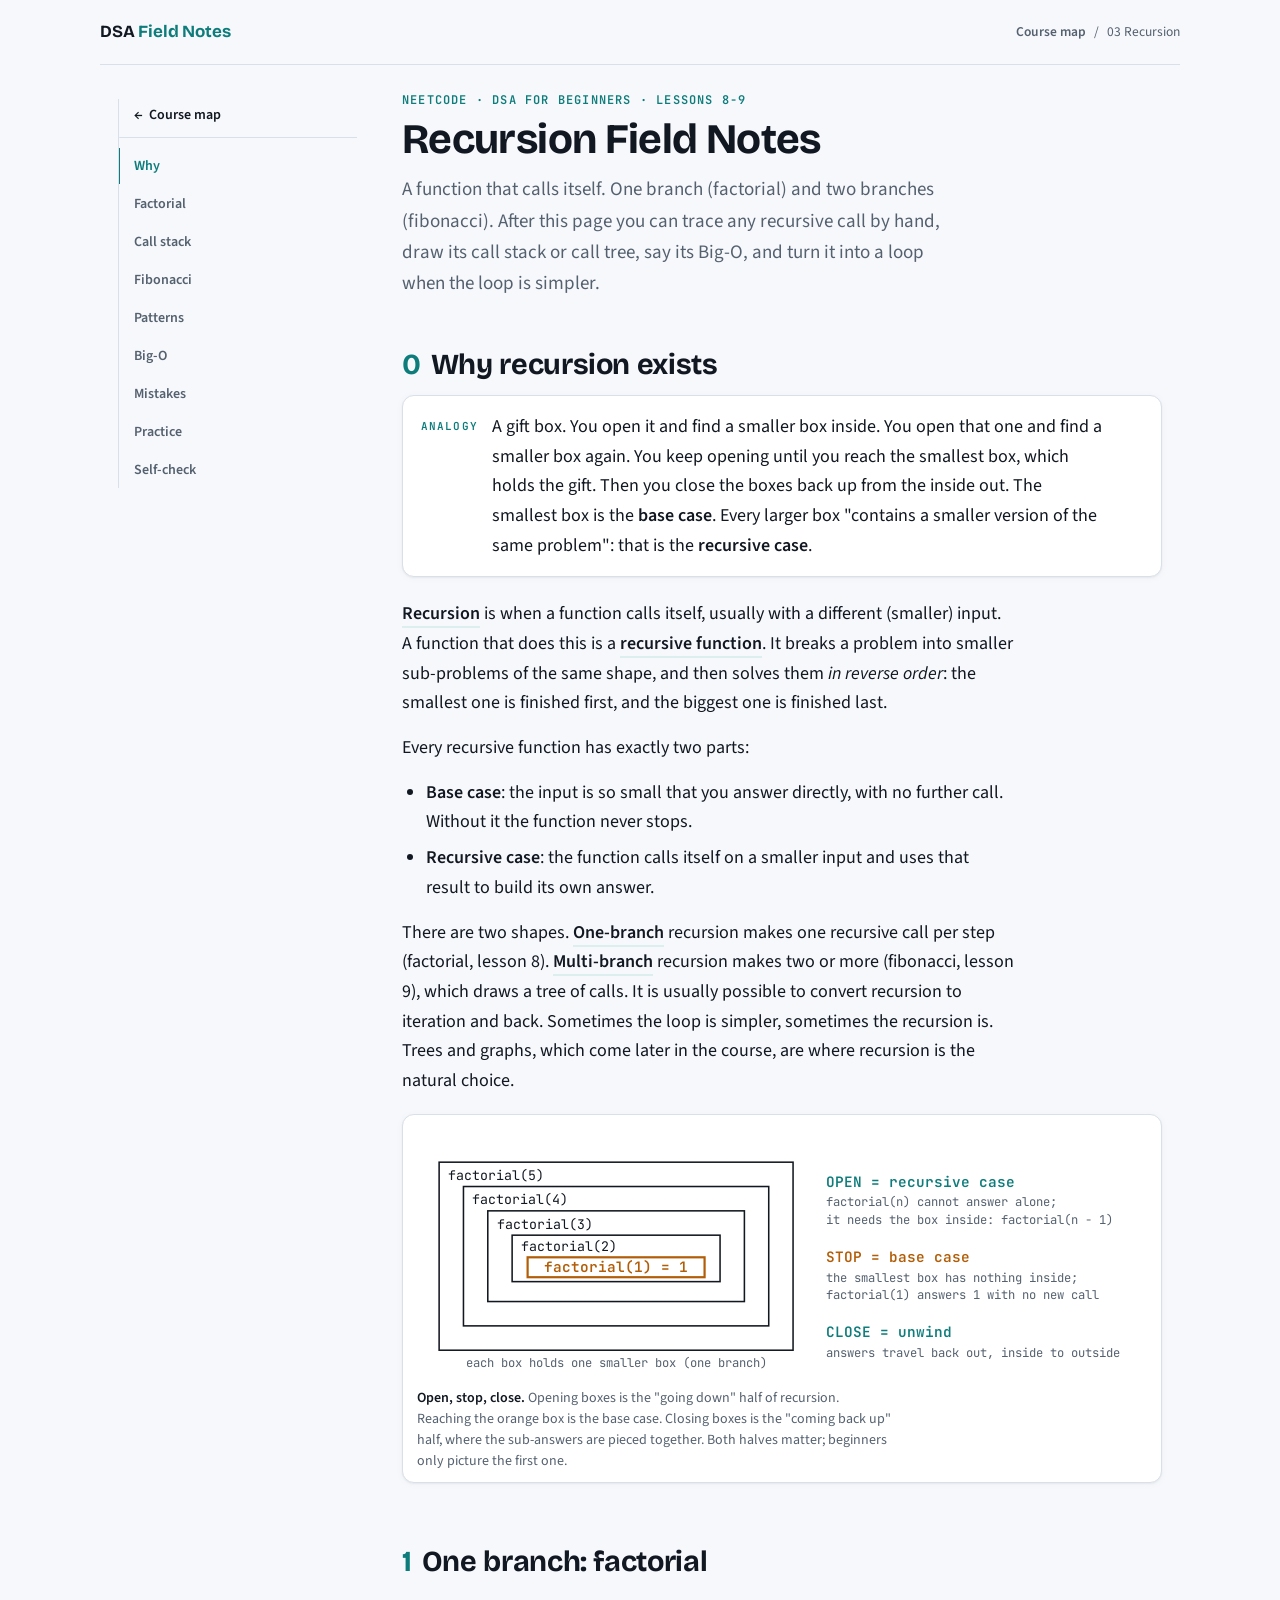
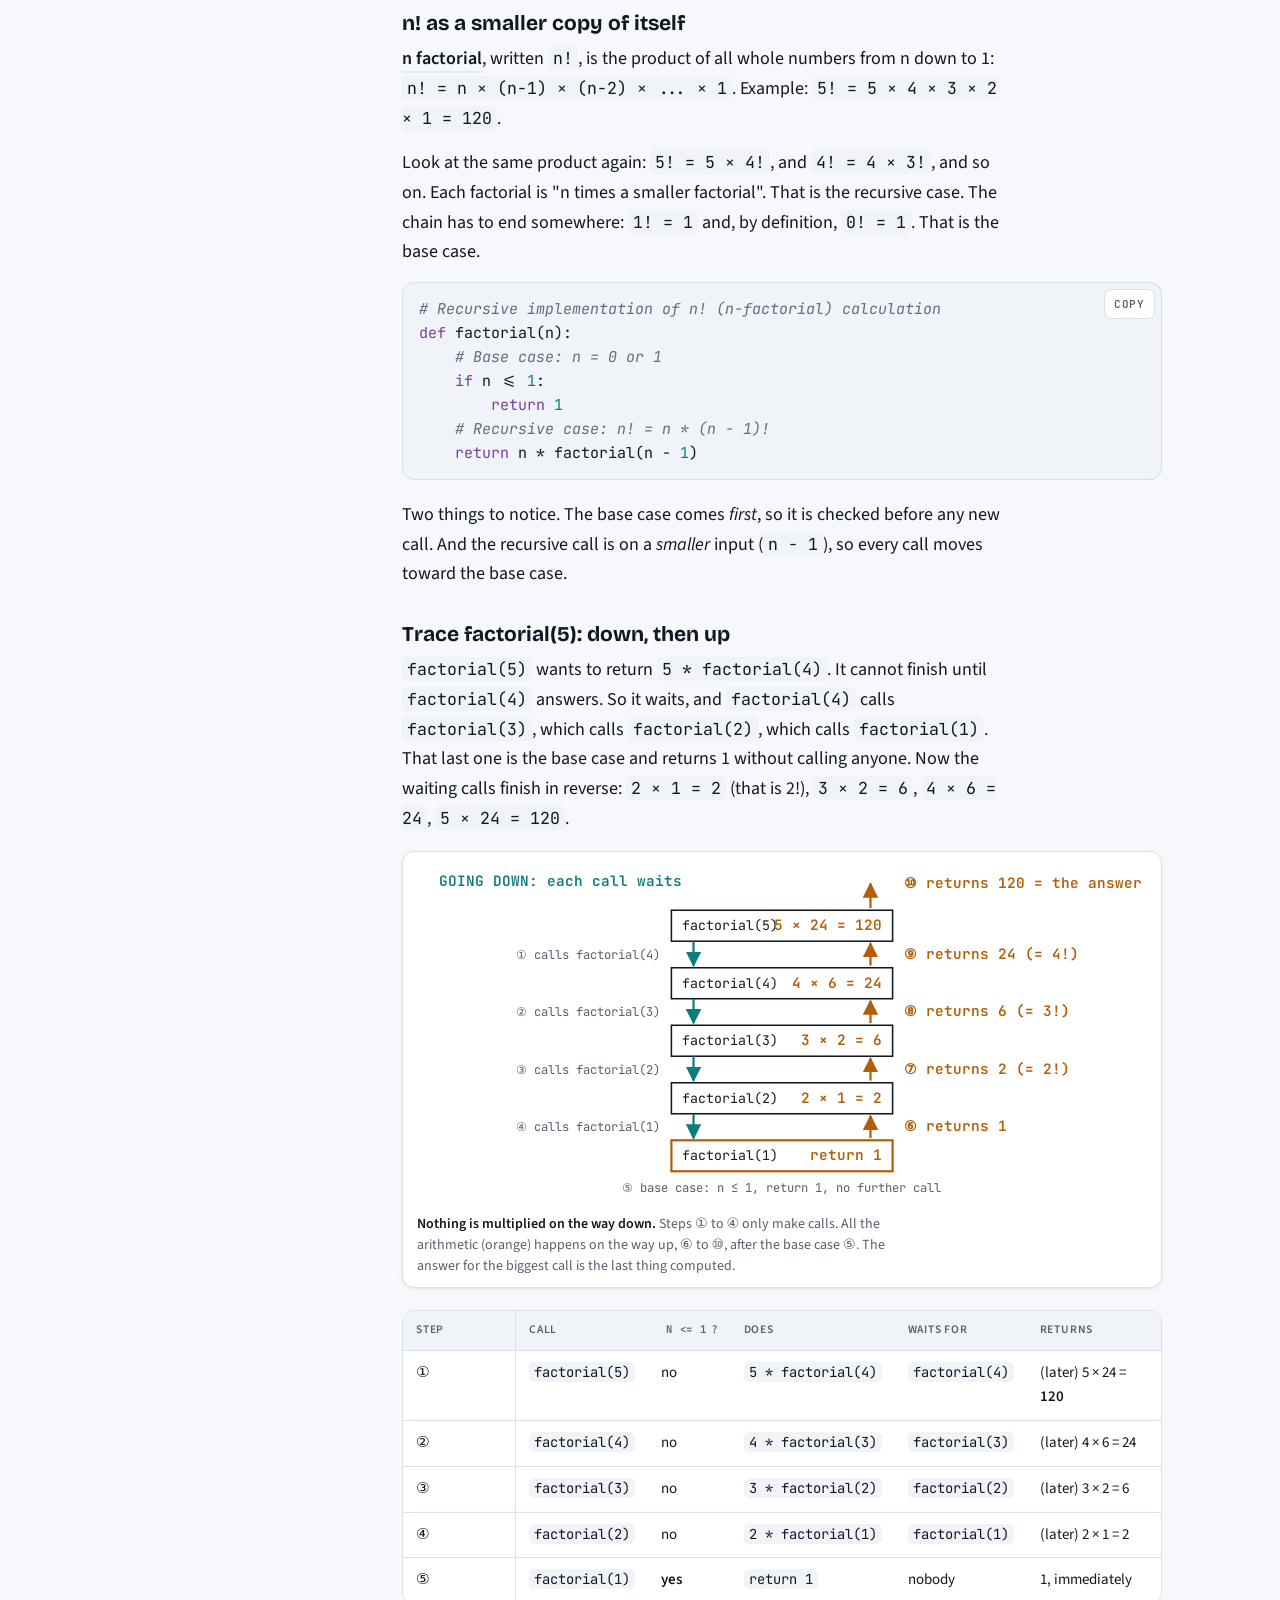
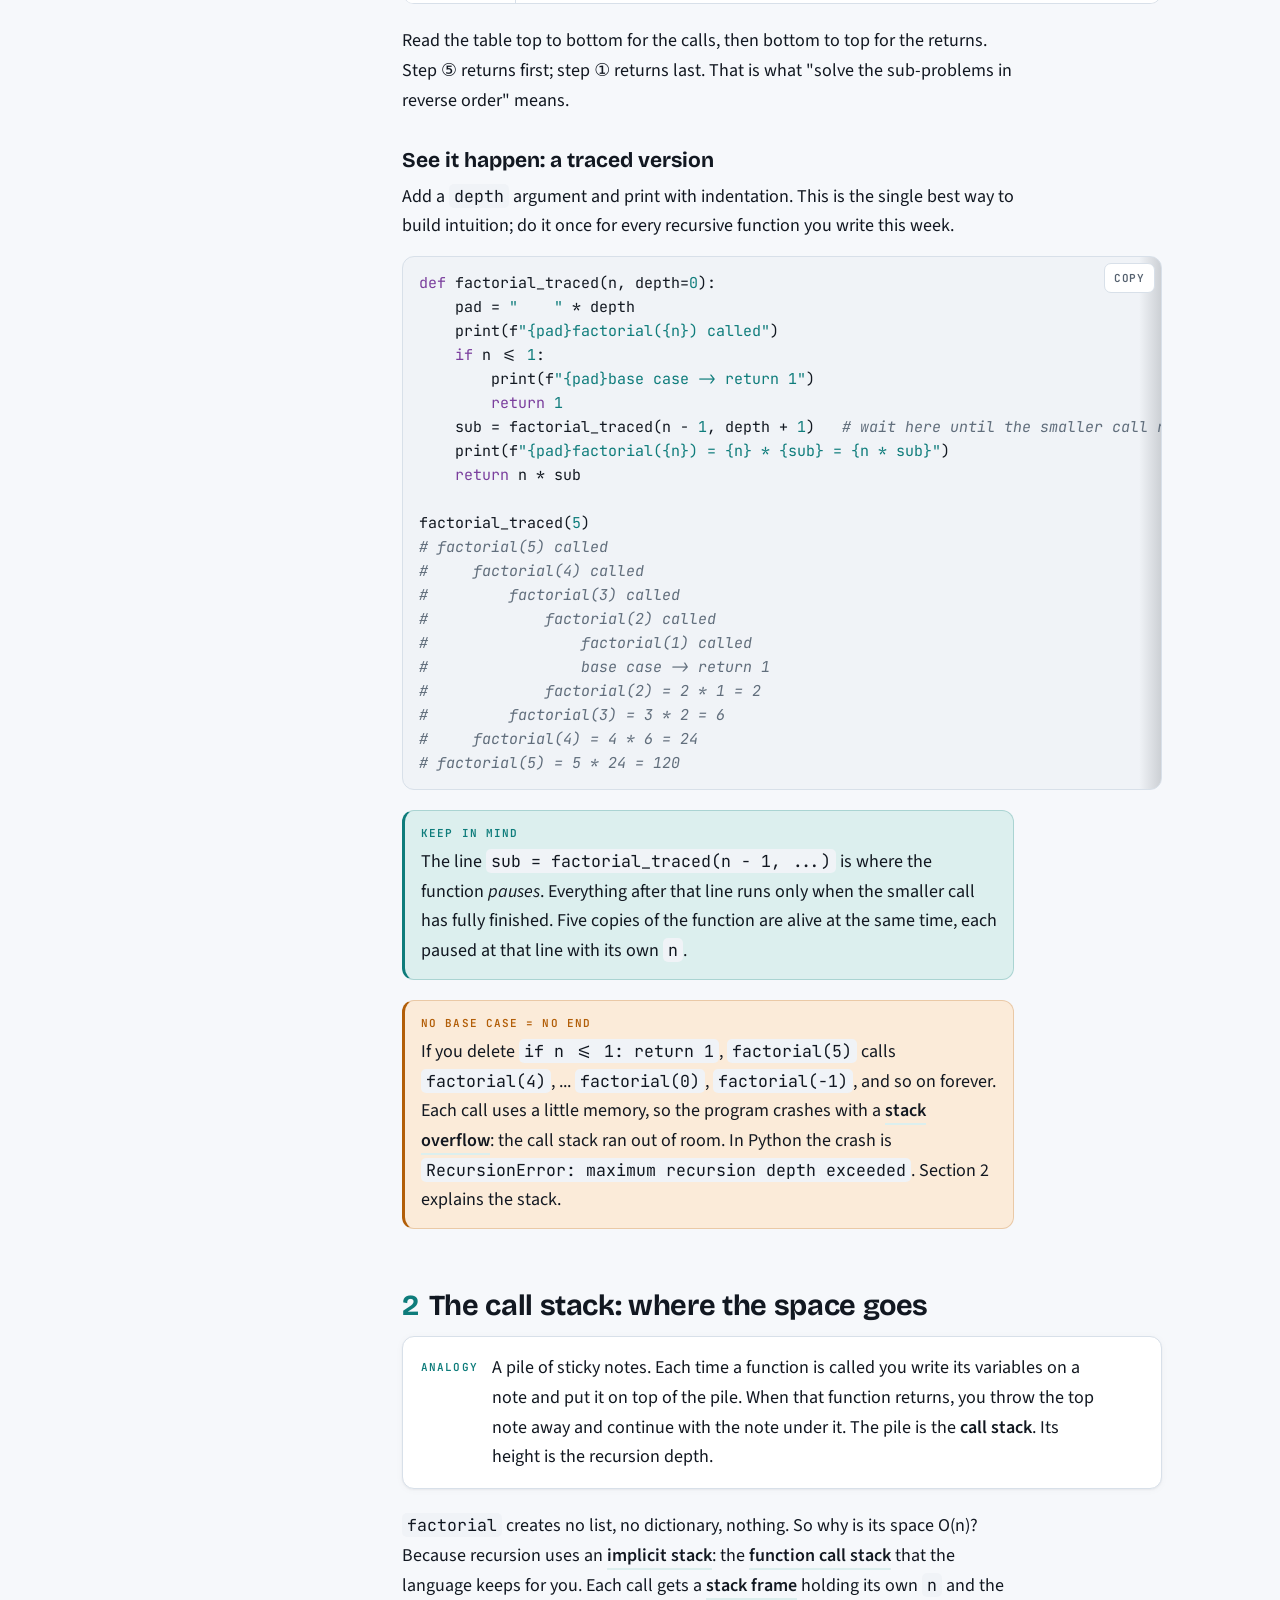
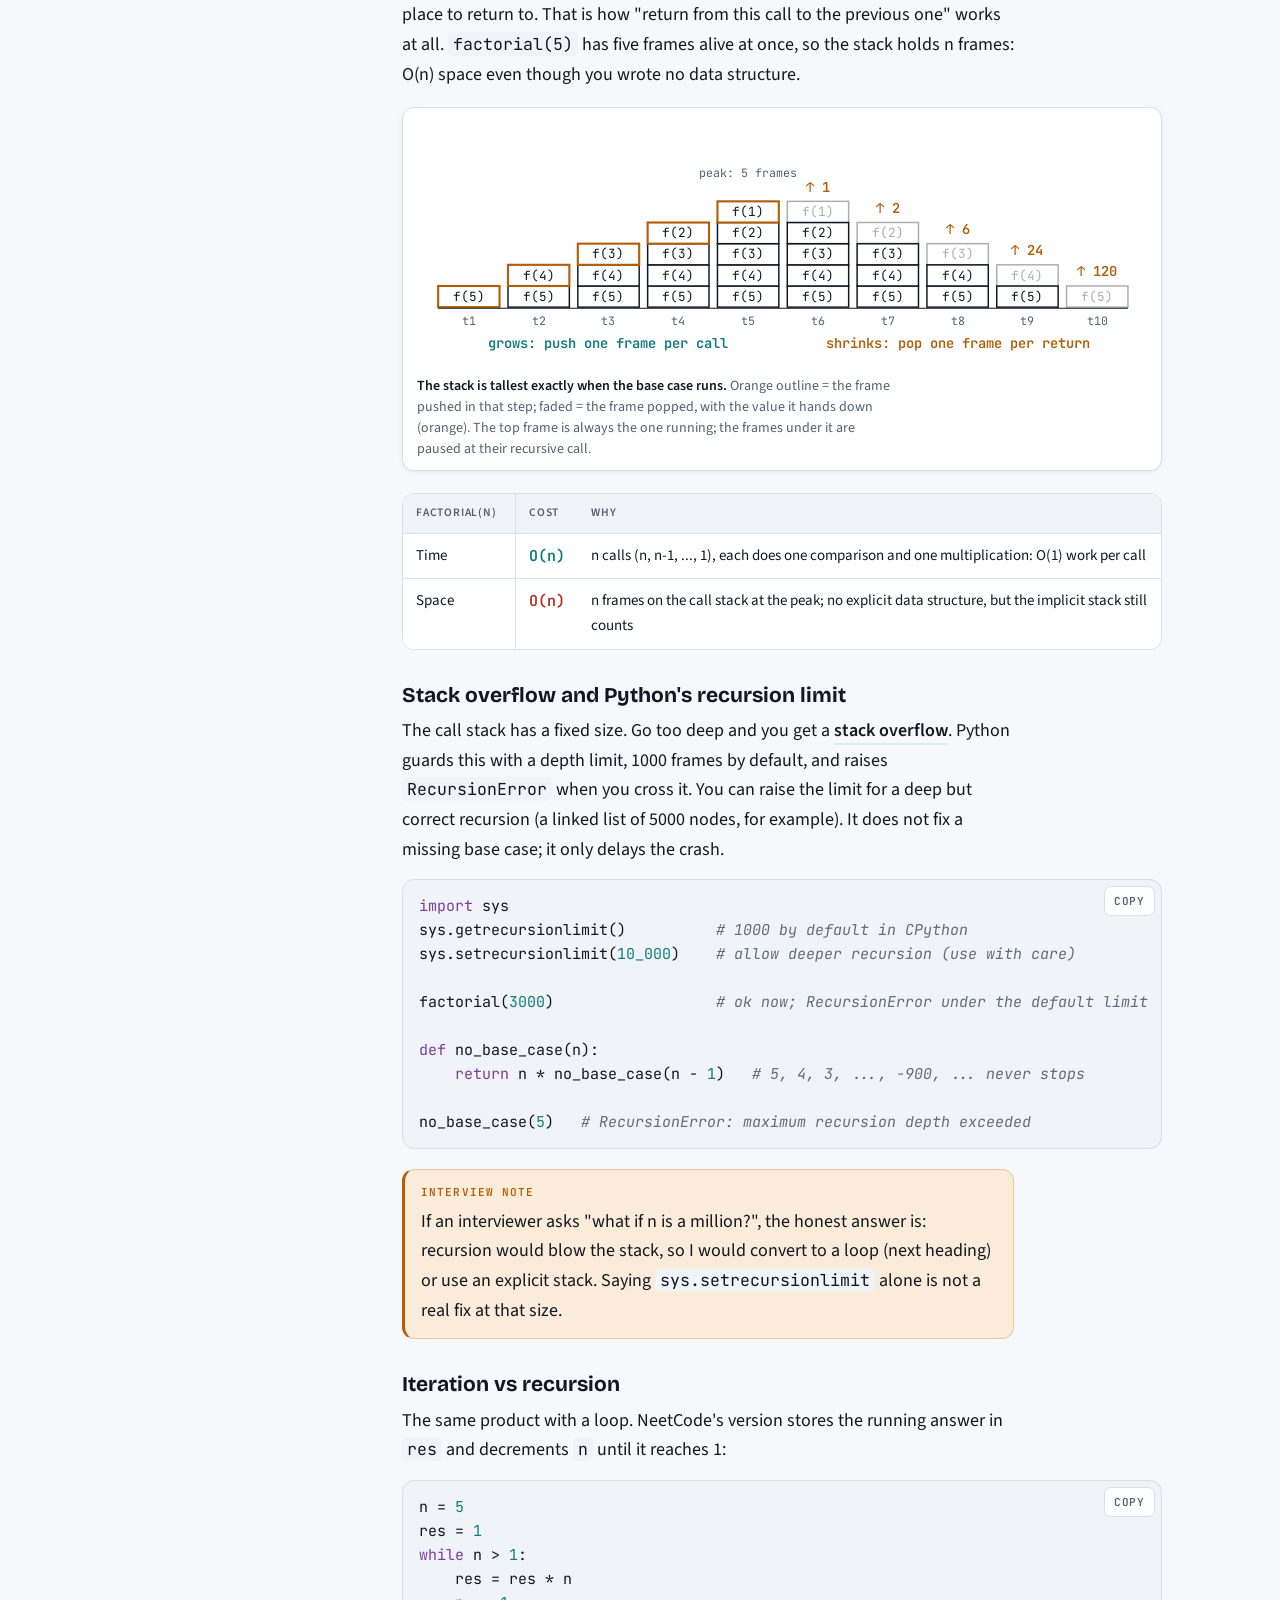
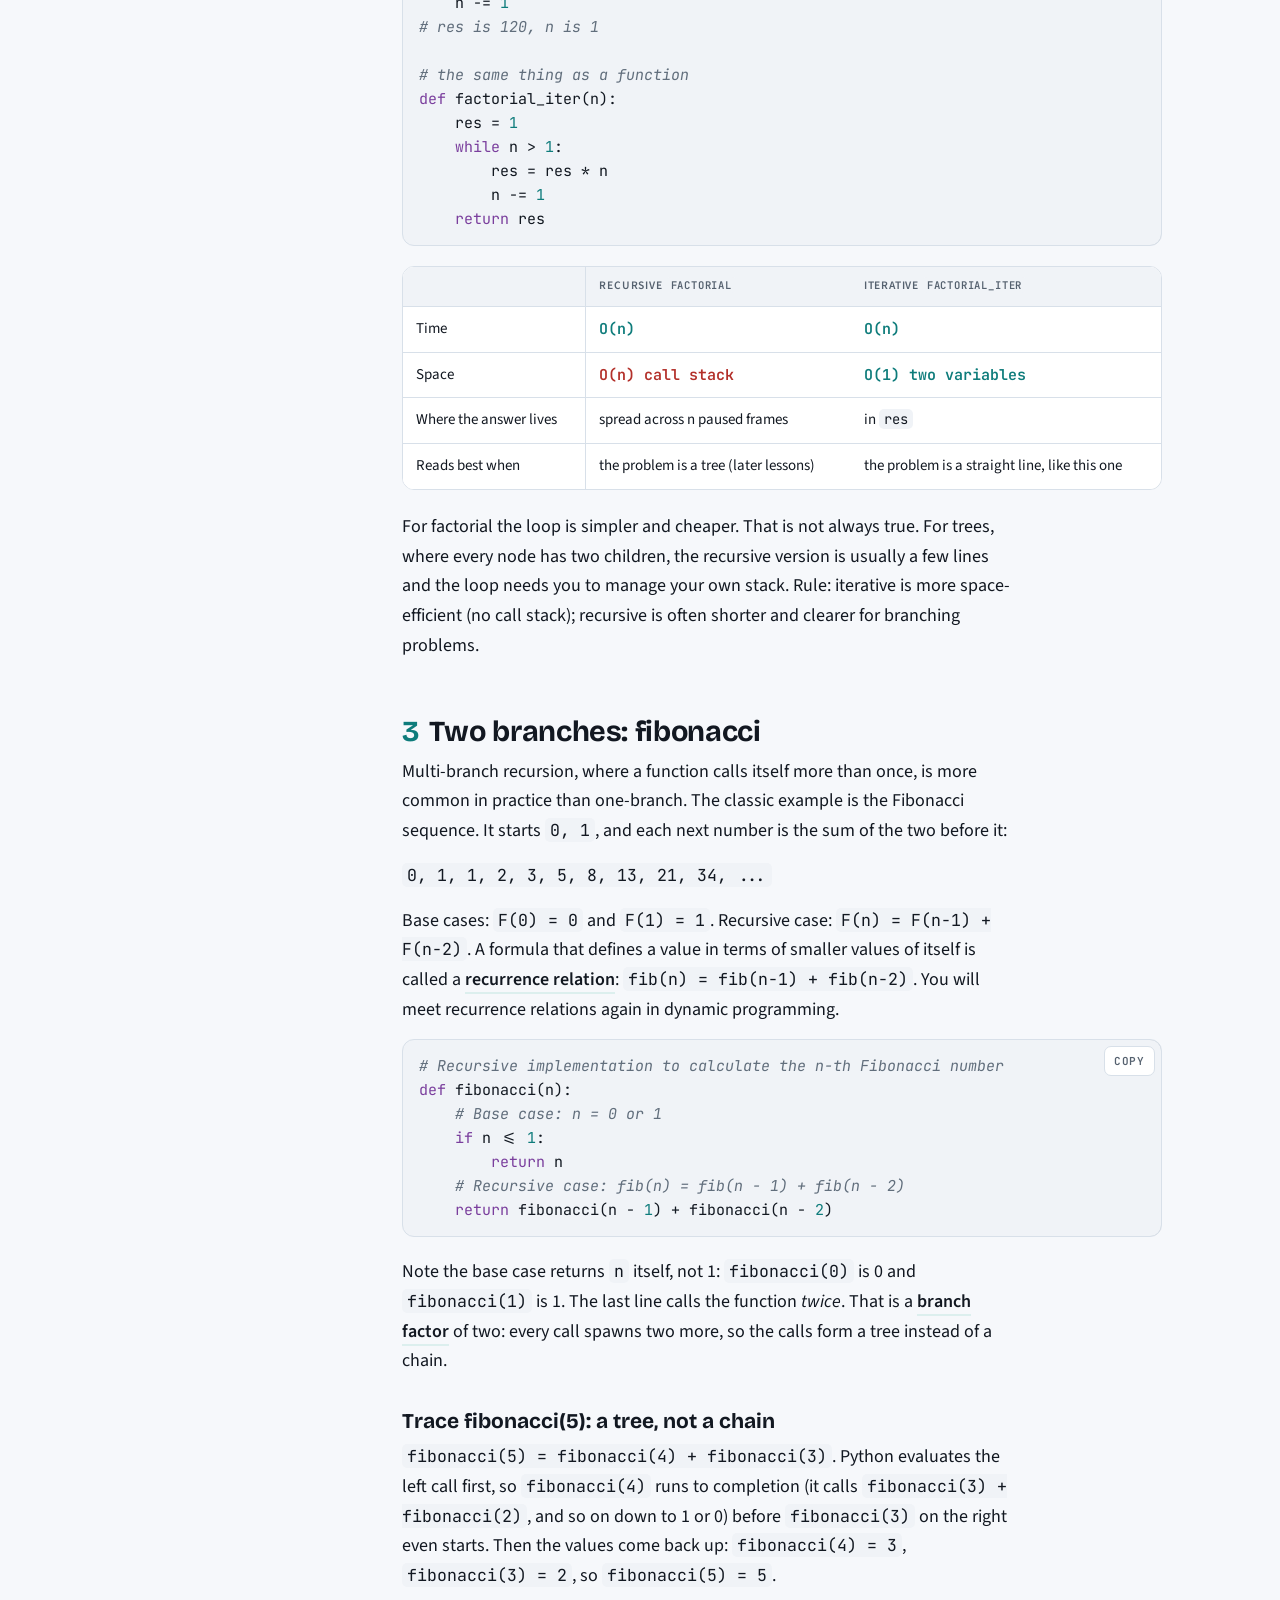
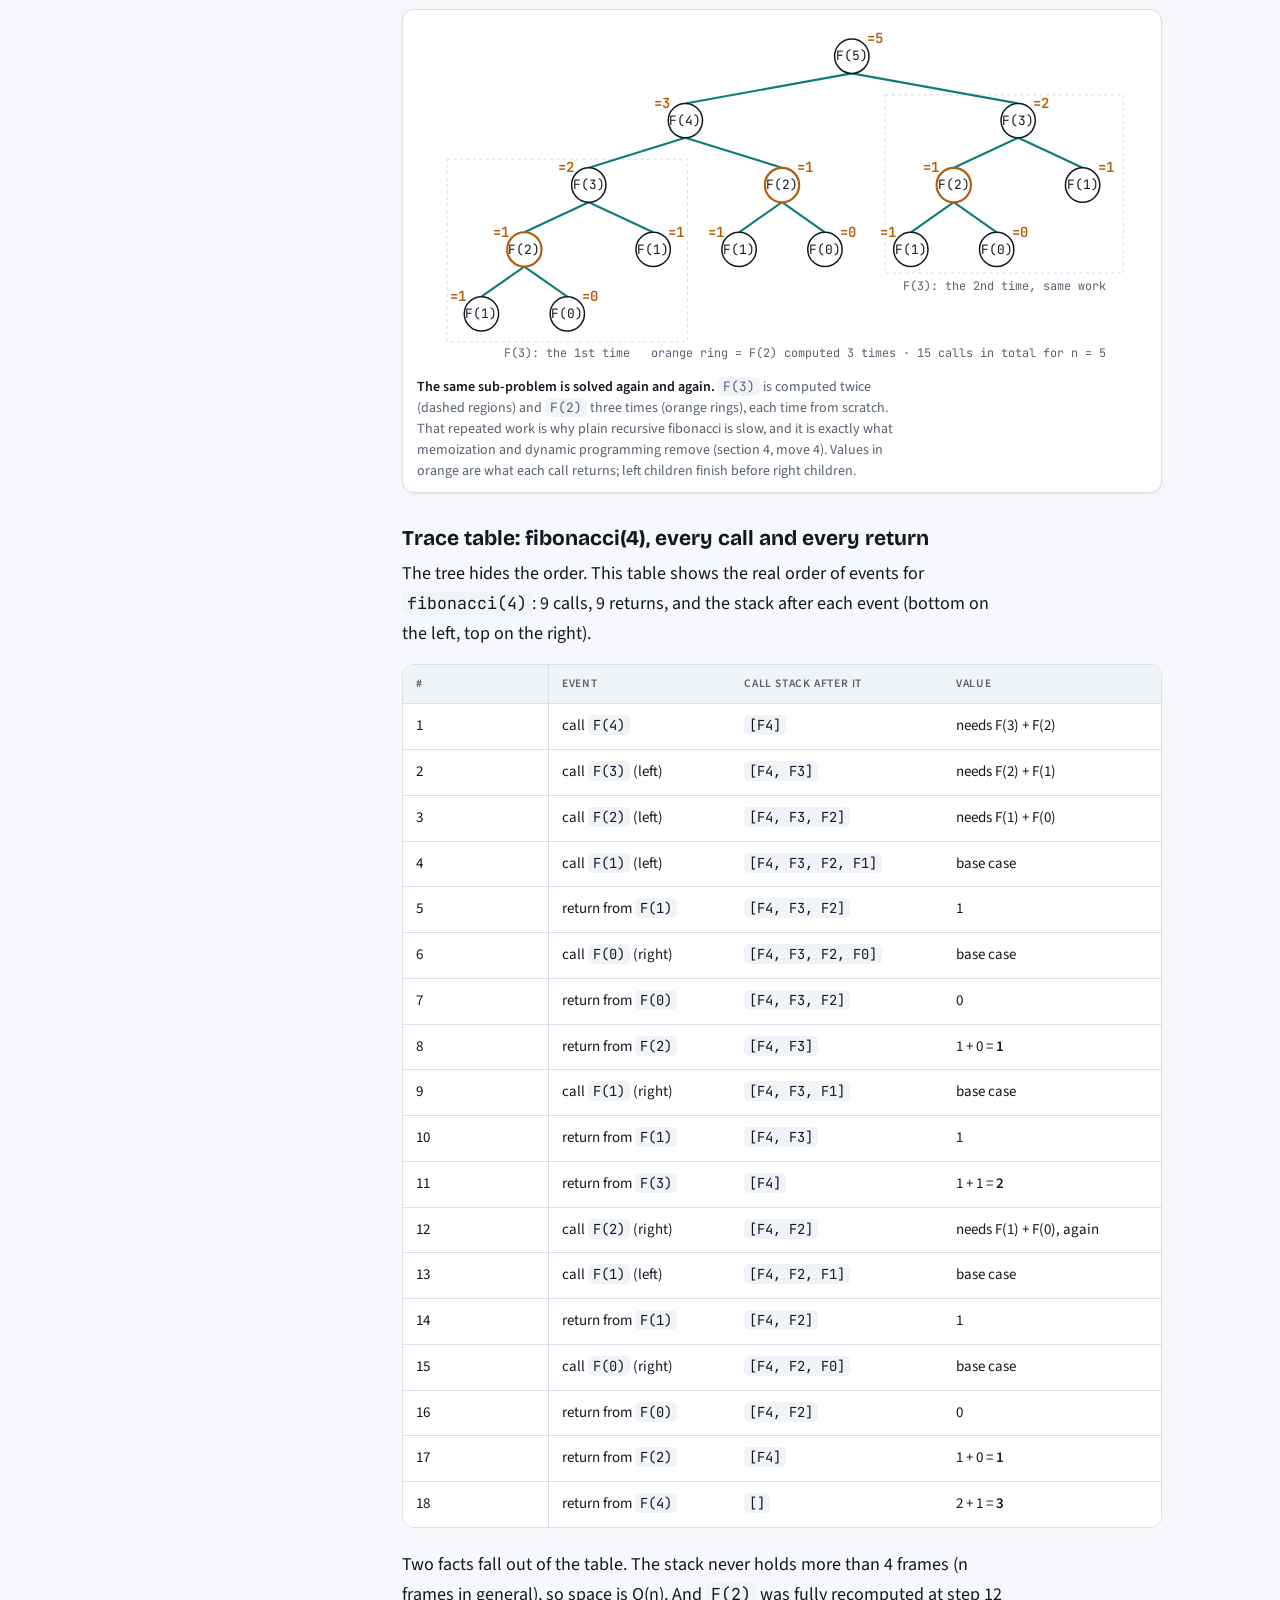
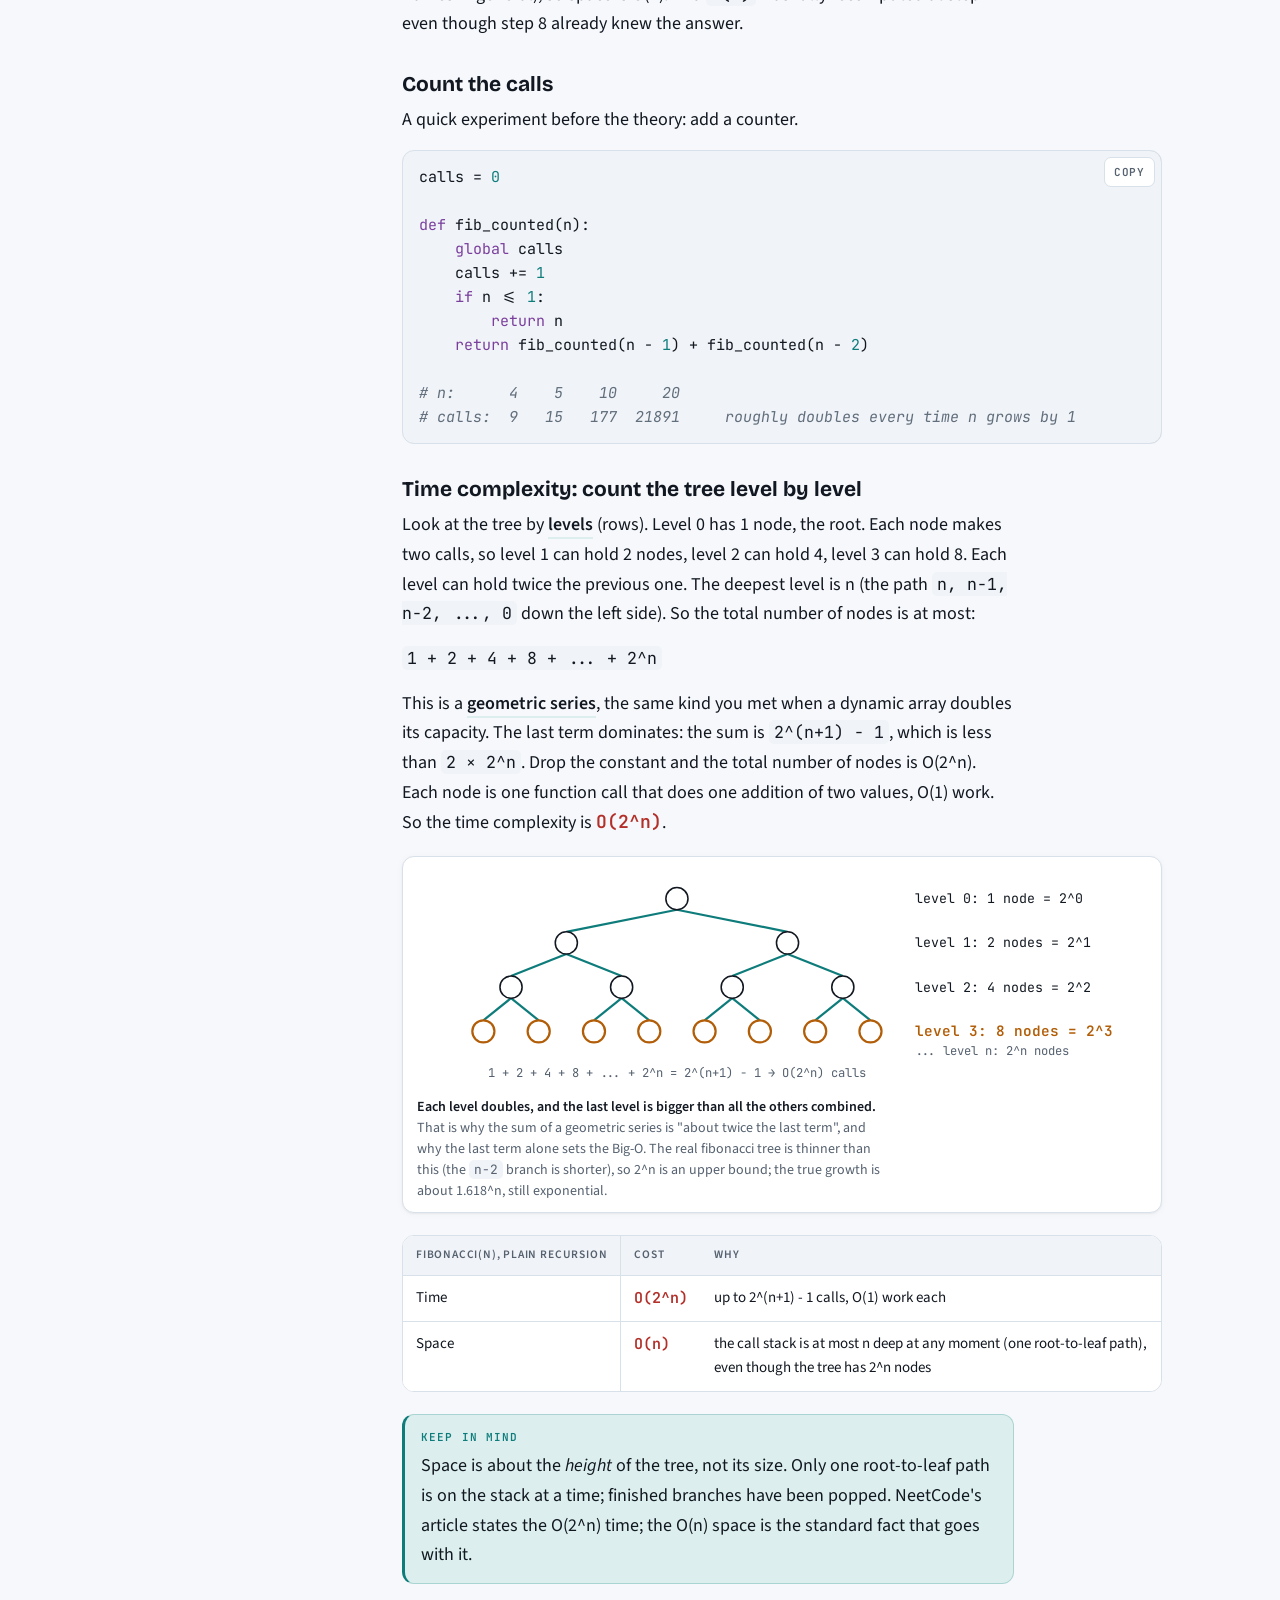
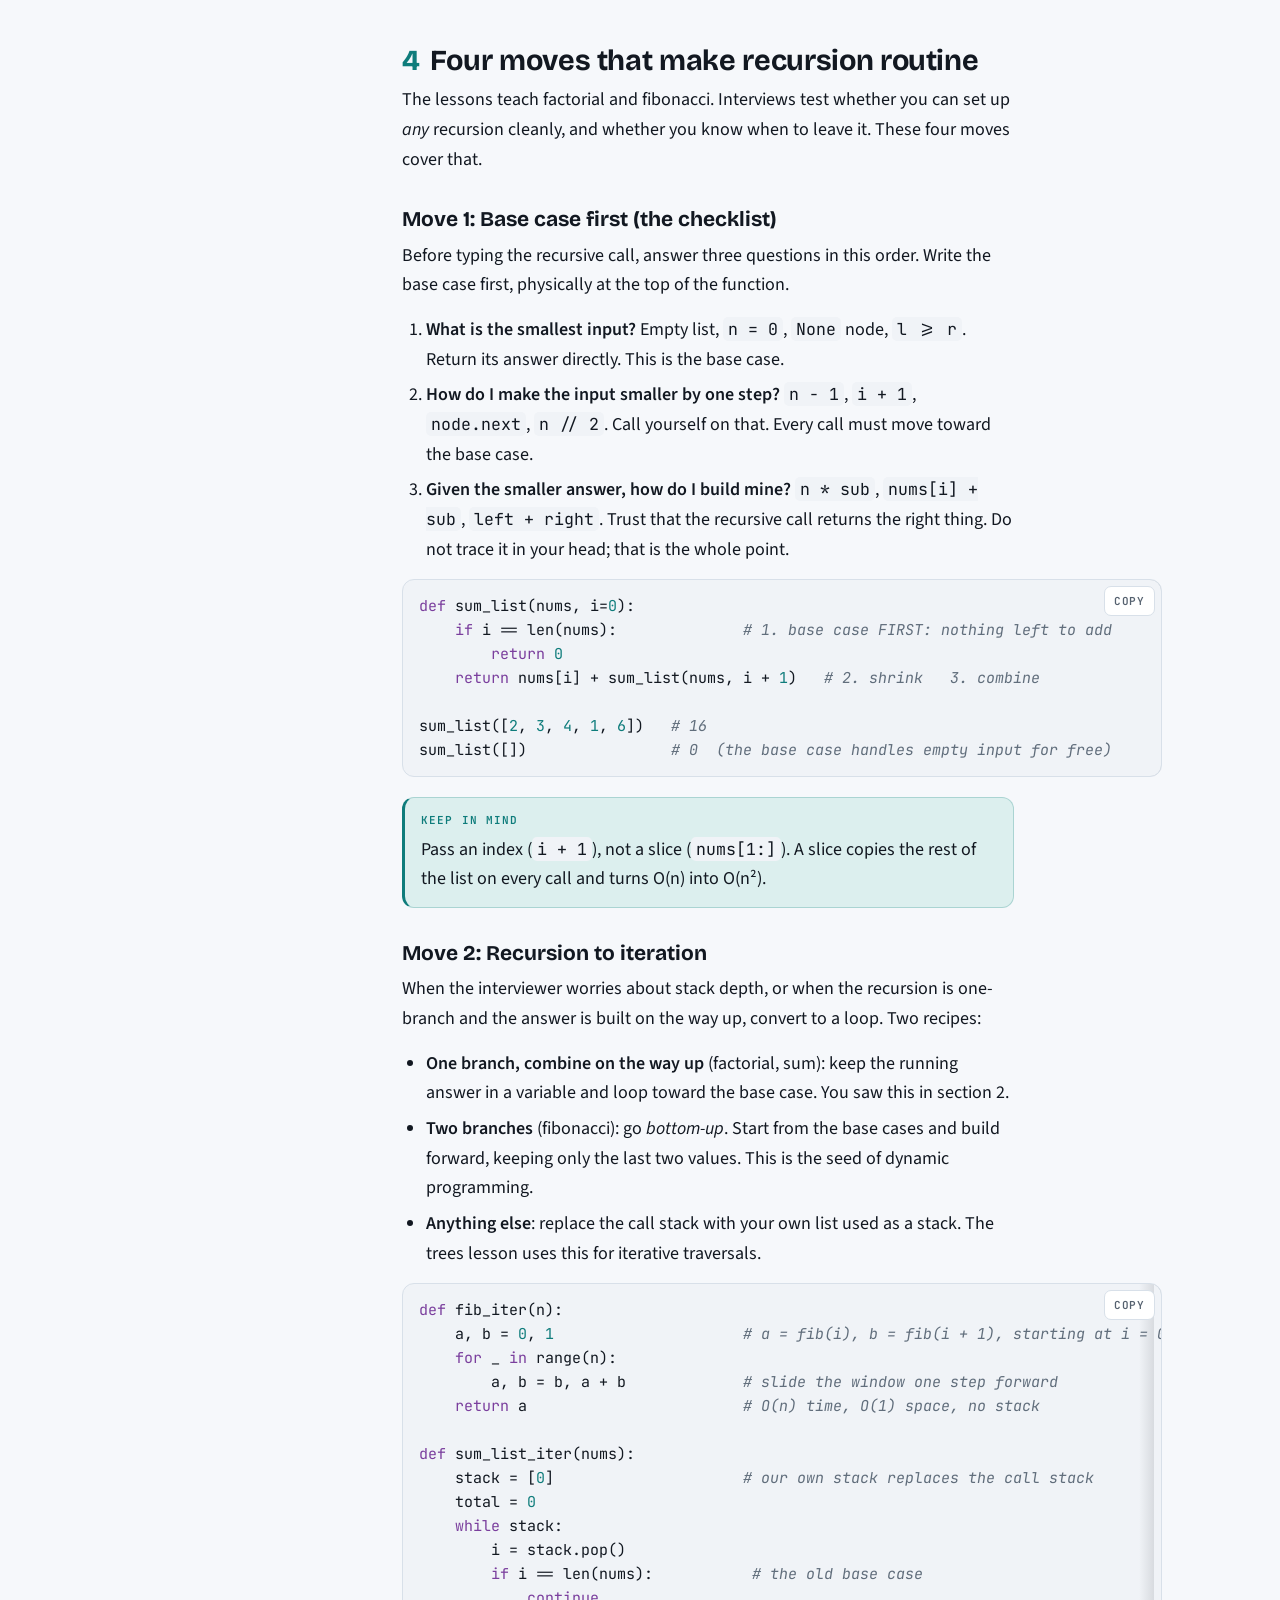
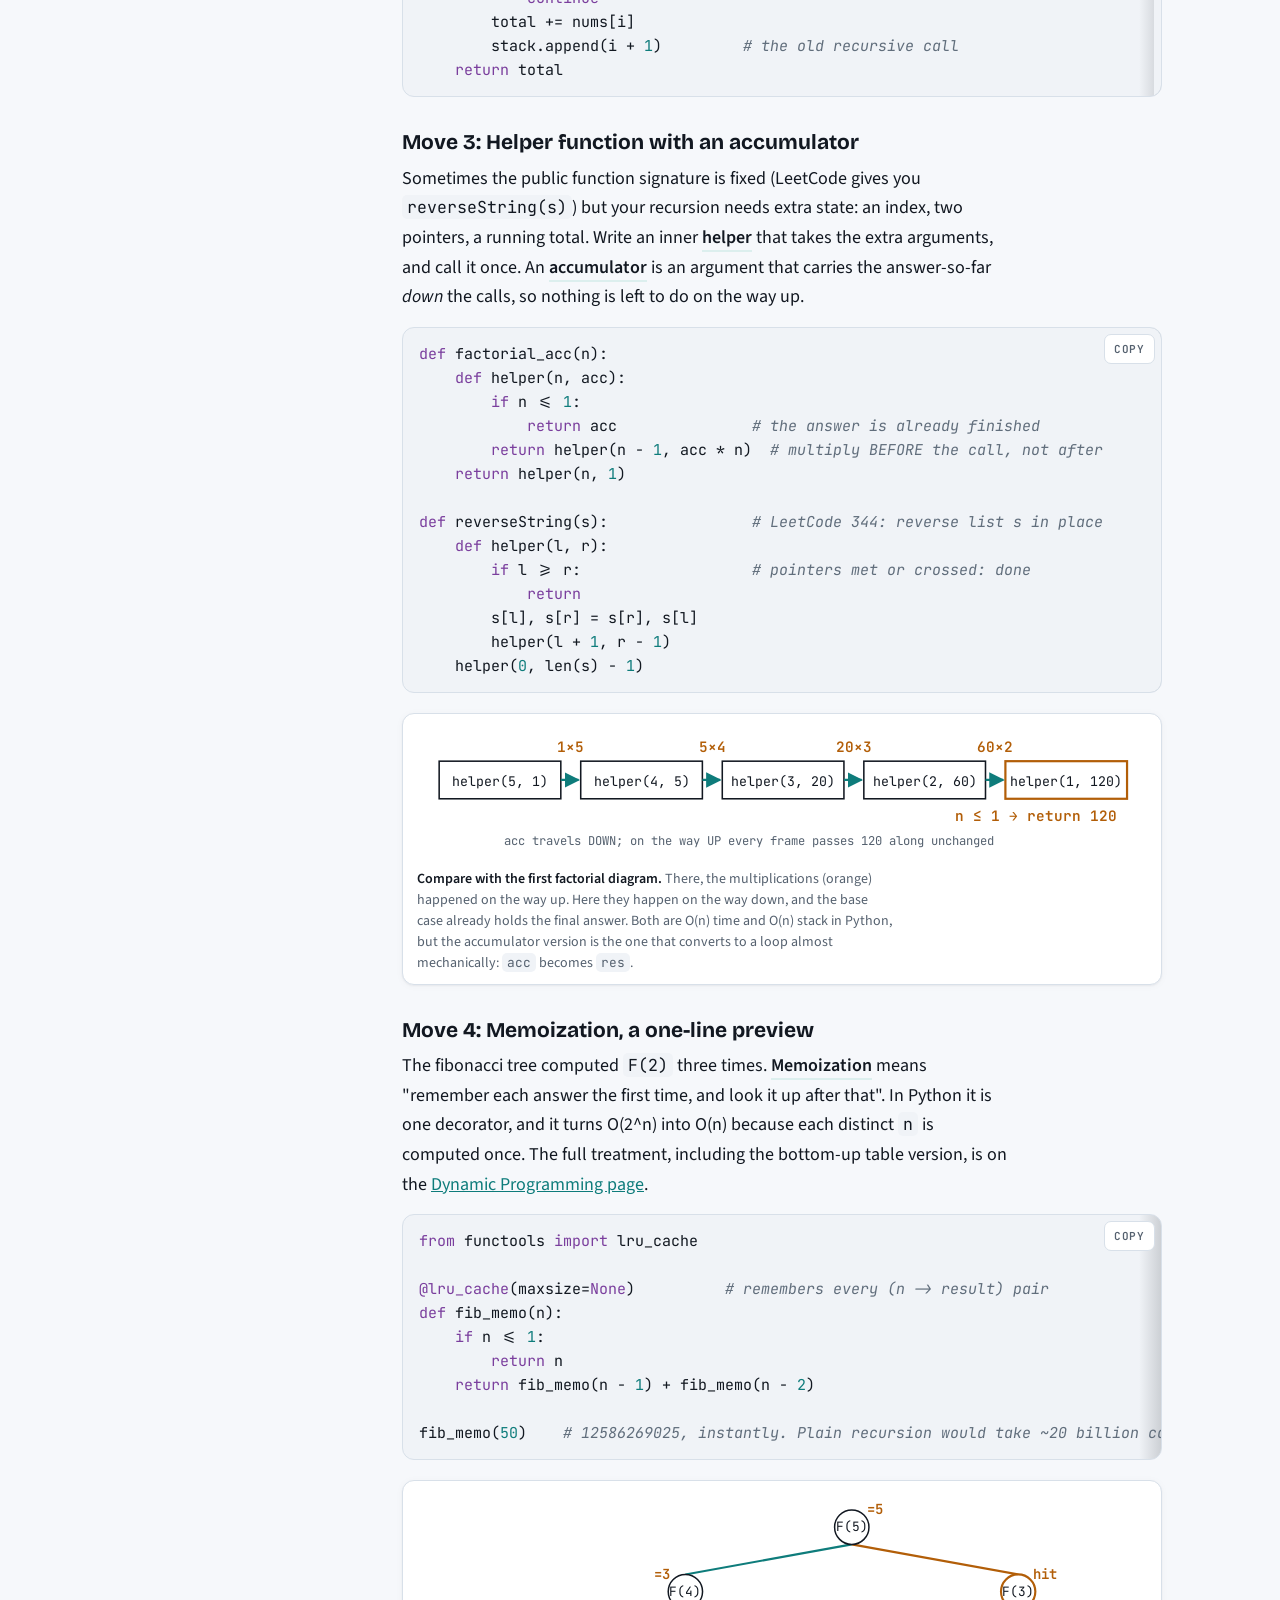
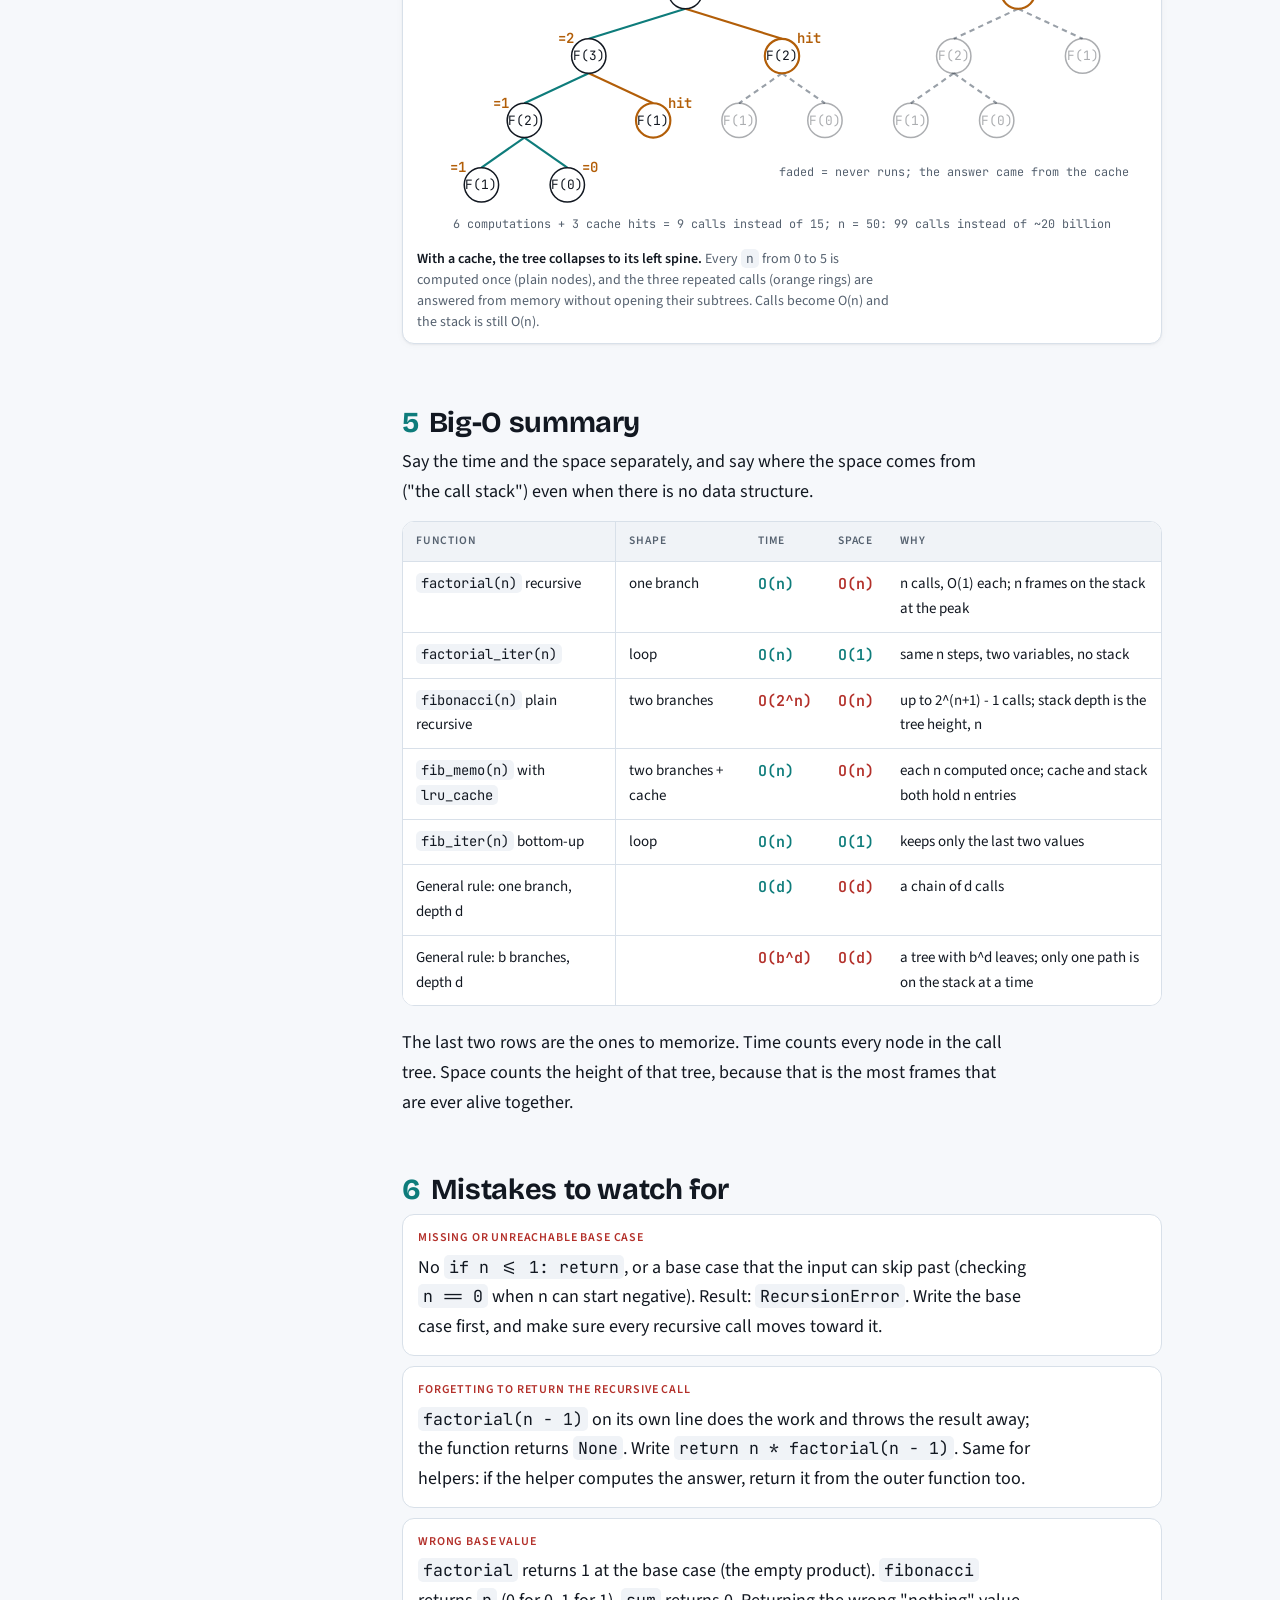
<file: topics/03-recursion.html>
<!doctype html>
<html lang="en">
<head>
<meta charset="utf-8">
<meta name="viewport" content="width=device-width, initial-scale=1, viewport-fit=cover">
<meta name="theme-color" content="#F6F8FB" media="(prefers-color-scheme: light)">
<meta name="theme-color" content="#0F141A" media="(prefers-color-scheme: dark)">
<meta name="apple-mobile-web-app-capable" content="yes">
<meta name="apple-mobile-web-app-status-bar-style" content="default">
<meta name="apple-mobile-web-app-title" content="DSA Notes">
<meta name="format-detection" content="telephone=no">
<title>Recursion · DSA Field Notes</title>
<meta name="description" content="One-branch recursion (factorial) and two-branch recursion (fibonacci) - call chains, the call stack, recursion trees, why fib is O(2^n), tested Python, mistakes, practice, self-check.">
<link rel="stylesheet" href="https://fonts.googleapis.com/css2?family=Bricolage+Grotesque:opsz,wght@12..96,500;12..96,700&family=Source+Sans+3:ital,wght@0,400;0,600;1,400&family=JetBrains+Mono:wght@400;600&display=swap">
<link rel="stylesheet" href="../assets/style.css">
<link rel="manifest" href="../manifest.webmanifest">
</head>
<body>
<svg width="0" height="0" style="position:absolute" aria-hidden="true">
  <defs>
    <marker id="arr" viewBox="0 0 10 10" refX="9" refY="5" markerWidth="7" markerHeight="7" orient="auto-start-reverse"><path d="M0,0 L10,5 L0,10 z" class="arr"/></marker>
    <marker id="arrNew" viewBox="0 0 10 10" refX="9" refY="5" markerWidth="7" markerHeight="7" orient="auto-start-reverse"><path d="M0,0 L10,5 L0,10 z" class="arrNew"/></marker>
    <marker id="arrOld" viewBox="0 0 10 10" refX="9" refY="5" markerWidth="7" markerHeight="7" orient="auto-start-reverse"><path d="M0,0 L10,5 L0,10 z" class="arrOld"/></marker>
    <marker id="arrCur" viewBox="0 0 10 10" refX="9" refY="5" markerWidth="7" markerHeight="7" orient="auto-start-reverse"><path d="M0,0 L10,5 L0,10 z" class="arrCur"/></marker>
  </defs>
</svg>

<div class="wrap">

<header class="site-head">
  <a class="brand" href="../index.html">DSA <span>Field Notes</span></a>
  <div class="crumbs"><a href="../index.html">Course map</a> <span>/</span> <span>03 Recursion</span></div>
</header>
<div class="layout">

<nav class="sections" aria-label="Sections">
  <a class="home" href="../index.html">Course map</a>
  <a href="#why">Why</a>
  <a href="#factorial">Factorial</a>
  <a href="#stack">Call stack</a>
  <a href="#fibonacci">Fibonacci</a>
  <a href="#patterns">Patterns</a>
  <a href="#complexity">Big-O</a>
  <a href="#mistakes">Mistakes</a>
  <a href="#practice">Practice</a>
  <a href="#quiz">Self-check</a>
</nav>

<div class="content">
<header class="top">
  <div class="eyebrow">NeetCode · DSA for Beginners · Lessons 8-9</div>
  <h1>Recursion Field Notes</h1>
  <p class="lede">A function that calls itself. One branch (factorial) and two branches (fibonacci). After this page you can trace any recursive call by hand, draw its call stack or call tree, say its Big-O, and turn it into a loop when the loop is simpler.</p>
</header>

<!-- ============================ WHY ============================ -->
<section id="why">
  <h2><span class="num">0</span>Why recursion exists</h2>

  <div class="analogy">
    <div class="tag">Analogy</div>
    <p>A gift box. You open it and find a smaller box inside. You open that one and find a smaller box again. You keep opening until you reach the smallest box, which holds the gift. Then you close the boxes back up from the inside out. The smallest box is the <strong>base case</strong>. Every larger box "contains a smaller version of the same problem": that is the <strong>recursive case</strong>.</p>
  </div>

  <p><dfn>Recursion</dfn> is when a function calls itself, usually with a different (smaller) input. A function that does this is a <dfn>recursive function</dfn>. It breaks a problem into smaller sub-problems of the same shape, and then solves them <em>in reverse order</em>: the smallest one is finished first, and the biggest one is finished last.</p>

  <p>Every recursive function has exactly two parts:</p>
  <ul>
    <li><strong>Base case</strong>: the input is so small that you answer directly, with no further call. Without it the function never stops.</li>
    <li><strong>Recursive case</strong>: the function calls itself on a smaller input and uses that result to build its own answer.</li>
  </ul>

  <p>There are two shapes. <dfn>One-branch</dfn> recursion makes one recursive call per step (factorial, lesson 8). <dfn>Multi-branch</dfn> recursion makes two or more (fibonacci, lesson 9), which draws a tree of calls. It is usually possible to convert recursion to iteration and back. Sometimes the loop is simpler, sometimes the recursion is. Trees and graphs, which come later in the course, are where recursion is the natural choice.</p>

  <figure>
    <svg viewBox="0 0 660 225" role="img" aria-label="Nested boxes labeled factorial(5) down to factorial(1). The innermost box is the base case. Opening boxes is the recursive case, closing them is the unwind.">
      <!-- nested boxes -->
      <rect x="20" y="30" width="320" height="170" class="nd"/>
      <text x="28" y="46" class="t mono">factorial(5)</text>
      <rect x="42" y="52" width="276" height="126" class="nd"/>
      <text x="50" y="68" class="t mono">factorial(4)</text>
      <rect x="64" y="74" width="232" height="82" class="nd"/>
      <text x="72" y="90" class="t mono">factorial(3)</text>
      <rect x="86" y="96" width="188" height="42" class="nd"/>
      <text x="94" y="110" class="t mono">factorial(2)</text>
      <rect x="100" y="116" width="160" height="18" class="nd newnd"/>
      <text x="180" y="129" class="t newlab" text-anchor="middle" font-size="11">factorial(1) = 1</text>
      <text x="180" y="215" class="t small" text-anchor="middle">each box holds one smaller box (one branch)</text>

      <!-- right side explanation -->
      <text x="370" y="52" class="t ptrlab">OPEN  =  recursive case</text>
      <text x="370" y="70" class="t small">factorial(n) cannot answer alone;</text>
      <text x="370" y="86" class="t small">it needs the box inside: factorial(n - 1)</text>

      <text x="370" y="120" class="t newlab">STOP  =  base case</text>
      <text x="370" y="138" class="t small">the smallest box has nothing inside;</text>
      <text x="370" y="154" class="t small">factorial(1) answers 1 with no new call</text>

      <text x="370" y="188" class="t ptrlab">CLOSE  =  unwind</text>
      <text x="370" y="206" class="t small">answers travel back out, inside to outside</text>
    </svg>
    <figcaption><b>Open, stop, close.</b> Opening boxes is the "going down" half of recursion. Reaching the orange box is the base case. Closing boxes is the "coming back up" half, where the sub-answers are pieced together. Both halves matter; beginners only picture the first one.</figcaption>
  </figure>
</section>

<!-- ============================ FACTORIAL ============================ -->
<section id="factorial">
  <h2><span class="num">1</span>One branch: factorial</h2>

  <h3>n! as a smaller copy of itself</h3>
  <p><dfn>n factorial</dfn>, written <code>n!</code>, is the product of all whole numbers from n down to 1: <code>n! = n × (n-1) × (n-2) × ... × 1</code>. Example: <code>5! = 5 × 4 × 3 × 2 × 1 = 120</code>.</p>
  <p>Look at the same product again: <code>5! = 5 × 4!</code>, and <code>4! = 4 × 3!</code>, and so on. Each factorial is "n times a smaller factorial". That is the recursive case. The chain has to end somewhere: <code>1! = 1</code> and, by definition, <code>0! = 1</code>. That is the base case.</p>

<pre><code><span class="c"># Recursive implementation of n! (n-factorial) calculation</span>
<span class="k">def</span> factorial(n):
    <span class="c"># Base case: n = 0 or 1</span>
    <span class="k">if</span> n &lt;= <span class="s">1</span>:
        <span class="k">return</span> <span class="s">1</span>
    <span class="c"># Recursive case: n! = n * (n - 1)!</span>
    <span class="k">return</span> n * factorial(n - <span class="s">1</span>)</code></pre>

  <p>Two things to notice. The base case comes <em>first</em>, so it is checked before any new call. And the recursive call is on a <em>smaller</em> input (<code>n - 1</code>), so every call moves toward the base case.</p>

  <h3>Trace factorial(5): down, then up</h3>
  <p><code>factorial(5)</code> wants to return <code>5 * factorial(4)</code>. It cannot finish until <code>factorial(4)</code> answers. So it waits, and <code>factorial(4)</code> calls <code>factorial(3)</code>, which calls <code>factorial(2)</code>, which calls <code>factorial(1)</code>. That last one is the base case and returns 1 without calling anyone. Now the waiting calls finish in reverse: <code>2 × 1 = 2</code> (that is 2!), <code>3 × 2 = 6</code>, <code>4 × 6 = 24</code>, <code>5 × 24 = 120</code>.</p>

  <figure>
    <svg viewBox="0 0 660 305" role="img" aria-label="factorial(5) calls factorial(4), which calls factorial(3), then factorial(2), then factorial(1). factorial(1) is the base case and returns 1. Then 2, 6, 24 and finally 120 are returned back up the chain.">
      <text x="20" y="18" class="t ptrlab">GOING DOWN: each call waits</text>
      <!-- boxes -->
      <rect x="230" y="40" width="200" height="28" class="nd"/>
      <text x="240" y="58" class="t mono">factorial(5)</text>
      <text x="420" y="58" class="t newlab" text-anchor="end" font-size="12">5 × 24 = 120</text>

      <rect x="230" y="92" width="200" height="28" class="nd"/>
      <text x="240" y="110" class="t mono">factorial(4)</text>
      <text x="420" y="110" class="t newlab" text-anchor="end" font-size="12">4 × 6 = 24</text>

      <rect x="230" y="144" width="200" height="28" class="nd"/>
      <text x="240" y="162" class="t mono">factorial(3)</text>
      <text x="420" y="162" class="t newlab" text-anchor="end" font-size="12">3 × 2 = 6</text>

      <rect x="230" y="196" width="200" height="28" class="nd"/>
      <text x="240" y="214" class="t mono">factorial(2)</text>
      <text x="420" y="214" class="t newlab" text-anchor="end" font-size="12">2 × 1 = 2</text>

      <rect x="230" y="248" width="200" height="28" class="nd newnd"/>
      <text x="240" y="266" class="t mono">factorial(1)</text>
      <text x="420" y="266" class="t newlab" text-anchor="end" font-size="12">return 1</text>

      <!-- down arrows (teal) -->
      <path d="M250,68 L250,90" class="ptr" marker-end="url(#arr)"/>
      <path d="M250,120 L250,142" class="ptr" marker-end="url(#arr)"/>
      <path d="M250,172 L250,194" class="ptr" marker-end="url(#arr)"/>
      <path d="M250,224 L250,246" class="ptr" marker-end="url(#arr)"/>
      <text x="220" y="84" class="t small" text-anchor="end">① calls factorial(4)</text>
      <text x="220" y="136" class="t small" text-anchor="end">② calls factorial(3)</text>
      <text x="220" y="188" class="t small" text-anchor="end">③ calls factorial(2)</text>
      <text x="220" y="240" class="t small" text-anchor="end">④ calls factorial(1)</text>

      <!-- up arrows (orange) -->
      <path d="M410,248 L410,70" class="ptr newp" marker-end="url(#arrNew)" style="display:none"/>
      <path d="M410,246 L410,122" class="ptr newp" marker-end="url(#arrNew)" style="display:none"/>
      <path d="M410,246 L410,226" class="ptr newp" marker-end="url(#arrNew)"/>
      <path d="M410,194 L410,174" class="ptr newp" marker-end="url(#arrNew)"/>
      <path d="M410,142 L410,122" class="ptr newp" marker-end="url(#arrNew)"/>
      <path d="M410,90 L410,70" class="ptr newp" marker-end="url(#arrNew)"/>
      <path d="M410,38 L410,16" class="ptr newp" marker-end="url(#arrNew)"/>
      <text x="440" y="240" class="t newlab" font-size="11">⑥ returns 1</text>
      <text x="440" y="188" class="t newlab" font-size="11">⑦ returns 2   (= 2!)</text>
      <text x="440" y="136" class="t newlab" font-size="11">⑧ returns 6   (= 3!)</text>
      <text x="440" y="84" class="t newlab" font-size="11">⑨ returns 24  (= 4!)</text>
      <text x="440" y="20" class="t newlab" font-size="11">⑩ returns 120 = the answer</text>

      <text x="330" y="295" class="t small" text-anchor="middle">⑤ base case: n ≤ 1, return 1, no further call</text>
    </svg>
    <figcaption><b>Nothing is multiplied on the way down.</b> Steps ① to ④ only make calls. All the arithmetic (orange) happens on the way up, ⑥ to ⑩, after the base case ⑤. The answer for the biggest call is the last thing computed.</figcaption>
  </figure>

  <div class="tbl"><table>
    <thead><tr><th>Step</th><th>Call</th><th><code>n &lt;= 1</code>?</th><th>Does</th><th>Waits for</th><th>Returns</th></tr></thead>
    <tbody>
      <tr><td>①</td><td><code>factorial(5)</code></td><td>no</td><td><code>5 * factorial(4)</code></td><td><code>factorial(4)</code></td><td>(later) 5 × 24 = <strong>120</strong></td></tr>
      <tr><td>②</td><td><code>factorial(4)</code></td><td>no</td><td><code>4 * factorial(3)</code></td><td><code>factorial(3)</code></td><td>(later) 4 × 6 = 24</td></tr>
      <tr><td>③</td><td><code>factorial(3)</code></td><td>no</td><td><code>3 * factorial(2)</code></td><td><code>factorial(2)</code></td><td>(later) 3 × 2 = 6</td></tr>
      <tr><td>④</td><td><code>factorial(2)</code></td><td>no</td><td><code>2 * factorial(1)</code></td><td><code>factorial(1)</code></td><td>(later) 2 × 1 = 2</td></tr>
      <tr><td>⑤</td><td><code>factorial(1)</code></td><td><strong>yes</strong></td><td><code>return 1</code></td><td>nobody</td><td>1, immediately</td></tr>
    </tbody>
  </table></div>

  <p>Read the table top to bottom for the calls, then bottom to top for the returns. Step ⑤ returns first; step ① returns last. That is what "solve the sub-problems in reverse order" means.</p>

  <h3>See it happen: a traced version</h3>
  <p>Add a <code>depth</code> argument and print with indentation. This is the single best way to build intuition; do it once for every recursive function you write this week.</p>

<pre><code><span class="k">def</span> factorial_traced(n, depth=<span class="s">0</span>):
    pad = <span class="s">"    "</span> * depth
    print(f<span class="s">"{pad}factorial({n}) called"</span>)
    <span class="k">if</span> n &lt;= <span class="s">1</span>:
        print(f<span class="s">"{pad}base case -&gt; return 1"</span>)
        <span class="k">return</span> <span class="s">1</span>
    sub = factorial_traced(n - <span class="s">1</span>, depth + <span class="s">1</span>)   <span class="c"># wait here until the smaller call returns</span>
    print(f<span class="s">"{pad}factorial({n}) = {n} * {sub} = {n * sub}"</span>)
    <span class="k">return</span> n * sub

factorial_traced(<span class="s">5</span>)
<span class="c"># factorial(5) called</span>
<span class="c">#     factorial(4) called</span>
<span class="c">#         factorial(3) called</span>
<span class="c">#             factorial(2) called</span>
<span class="c">#                 factorial(1) called</span>
<span class="c">#                 base case -&gt; return 1</span>
<span class="c">#             factorial(2) = 2 * 1 = 2</span>
<span class="c">#         factorial(3) = 3 * 2 = 6</span>
<span class="c">#     factorial(4) = 4 * 6 = 24</span>
<span class="c"># factorial(5) = 5 * 24 = 120</span></code></pre>

  <div class="callout keep">
    <span class="lab">Keep in mind</span>
    <p>The line <code>sub = factorial_traced(n - 1, ...)</code> is where the function <em>pauses</em>. Everything after that line runs only when the smaller call has fully finished. Five copies of the function are alive at the same time, each paused at that line with its own <code>n</code>.</p>
  </div>

  <div class="callout">
    <span class="lab">No base case = no end</span>
    <p>If you delete <code>if n &lt;= 1: return 1</code>, <code>factorial(5)</code> calls <code>factorial(4)</code>, ... <code>factorial(0)</code>, <code>factorial(-1)</code>, and so on forever. Each call uses a little memory, so the program crashes with a <dfn>stack overflow</dfn>: the call stack ran out of room. In Python the crash is <code>RecursionError: maximum recursion depth exceeded</code>. Section 2 explains the stack.</p>
  </div>
</section>

<!-- ============================ CALL STACK ============================ -->
<section id="stack">
  <h2><span class="num">2</span>The call stack: where the space goes</h2>

  <div class="analogy">
    <div class="tag">Analogy</div>
    <p>A pile of sticky notes. Each time a function is called you write its variables on a note and put it on top of the pile. When that function returns, you throw the top note away and continue with the note under it. The pile is the <strong>call stack</strong>. Its height is the recursion depth.</p>
  </div>

  <p><code>factorial</code> creates no list, no dictionary, nothing. So why is its space O(n)? Because recursion uses an <dfn>implicit stack</dfn>: the <dfn>function call stack</dfn> that the language keeps for you. Each call gets a <dfn>stack frame</dfn> holding its own <code>n</code> and the place to return to. That is how "return from this call to the previous one" works at all. <code>factorial(5)</code> has five frames alive at once, so the stack holds n frames: O(n) space even though you wrote no data structure.</p>

  <figure>
    <svg viewBox="0 0 690 230" role="img" aria-label="Ten snapshots of the call stack for factorial(5). It grows one frame per call up to five frames, then shrinks one frame per return, each return handing back 1, 2, 6, 24 and finally 120.">
      <!-- t1 -->
      <rect x="20" y="155" width="58" height="20" class="nd newnd"/><text x="49" y="169" class="t mono" text-anchor="middle" font-size="11">f(5)</text>
      <!-- t2 -->
      <rect x="86" y="155" width="58" height="20" class="nd"/><text x="115" y="169" class="t mono" text-anchor="middle" font-size="11">f(5)</text>
      <rect x="86" y="135" width="58" height="20" class="nd newnd"/><text x="115" y="149" class="t mono" text-anchor="middle" font-size="11">f(4)</text>
      <!-- t3 -->
      <rect x="152" y="155" width="58" height="20" class="nd"/><text x="181" y="169" class="t mono" text-anchor="middle" font-size="11">f(5)</text>
      <rect x="152" y="135" width="58" height="20" class="nd"/><text x="181" y="149" class="t mono" text-anchor="middle" font-size="11">f(4)</text>
      <rect x="152" y="115" width="58" height="20" class="nd newnd"/><text x="181" y="129" class="t mono" text-anchor="middle" font-size="11">f(3)</text>
      <!-- t4 -->
      <rect x="218" y="155" width="58" height="20" class="nd"/><text x="247" y="169" class="t mono" text-anchor="middle" font-size="11">f(5)</text>
      <rect x="218" y="135" width="58" height="20" class="nd"/><text x="247" y="149" class="t mono" text-anchor="middle" font-size="11">f(4)</text>
      <rect x="218" y="115" width="58" height="20" class="nd"/><text x="247" y="129" class="t mono" text-anchor="middle" font-size="11">f(3)</text>
      <rect x="218" y="95" width="58" height="20" class="nd newnd"/><text x="247" y="109" class="t mono" text-anchor="middle" font-size="11">f(2)</text>
      <!-- t5 peak -->
      <rect x="284" y="155" width="58" height="20" class="nd"/><text x="313" y="169" class="t mono" text-anchor="middle" font-size="11">f(5)</text>
      <rect x="284" y="135" width="58" height="20" class="nd"/><text x="313" y="149" class="t mono" text-anchor="middle" font-size="11">f(4)</text>
      <rect x="284" y="115" width="58" height="20" class="nd"/><text x="313" y="129" class="t mono" text-anchor="middle" font-size="11">f(3)</text>
      <rect x="284" y="95" width="58" height="20" class="nd"/><text x="313" y="109" class="t mono" text-anchor="middle" font-size="11">f(2)</text>
      <rect x="284" y="75" width="58" height="20" class="nd newnd"/><text x="313" y="89" class="t mono" text-anchor="middle" font-size="11">f(1)</text>
      <text x="313" y="52" class="t small" text-anchor="middle">peak: 5 frames</text>
      <!-- t6: f(1) popped -->
      <rect x="350" y="155" width="58" height="20" class="nd"/><text x="379" y="169" class="t mono" text-anchor="middle" font-size="11">f(5)</text>
      <rect x="350" y="135" width="58" height="20" class="nd"/><text x="379" y="149" class="t mono" text-anchor="middle" font-size="11">f(4)</text>
      <rect x="350" y="115" width="58" height="20" class="nd"/><text x="379" y="129" class="t mono" text-anchor="middle" font-size="11">f(3)</text>
      <rect x="350" y="95" width="58" height="20" class="nd"/><text x="379" y="109" class="t mono" text-anchor="middle" font-size="11">f(2)</text>
      <rect x="350" y="75" width="58" height="20" class="nd dim"/><text x="379" y="89" class="t mono" text-anchor="middle" font-size="11" opacity=".35">f(1)</text>
      <text x="379" y="66" class="t newlab" text-anchor="middle" font-size="11">↑ 1</text>
      <!-- t7: f(2) popped -->
      <rect x="416" y="155" width="58" height="20" class="nd"/><text x="445" y="169" class="t mono" text-anchor="middle" font-size="11">f(5)</text>
      <rect x="416" y="135" width="58" height="20" class="nd"/><text x="445" y="149" class="t mono" text-anchor="middle" font-size="11">f(4)</text>
      <rect x="416" y="115" width="58" height="20" class="nd"/><text x="445" y="129" class="t mono" text-anchor="middle" font-size="11">f(3)</text>
      <rect x="416" y="95" width="58" height="20" class="nd dim"/><text x="445" y="109" class="t mono" text-anchor="middle" font-size="11" opacity=".35">f(2)</text>
      <text x="445" y="86" class="t newlab" text-anchor="middle" font-size="11">↑ 2</text>
      <!-- t8: f(3) popped -->
      <rect x="482" y="155" width="58" height="20" class="nd"/><text x="511" y="169" class="t mono" text-anchor="middle" font-size="11">f(5)</text>
      <rect x="482" y="135" width="58" height="20" class="nd"/><text x="511" y="149" class="t mono" text-anchor="middle" font-size="11">f(4)</text>
      <rect x="482" y="115" width="58" height="20" class="nd dim"/><text x="511" y="129" class="t mono" text-anchor="middle" font-size="11" opacity=".35">f(3)</text>
      <text x="511" y="106" class="t newlab" text-anchor="middle" font-size="11">↑ 6</text>
      <!-- t9: f(4) popped -->
      <rect x="548" y="155" width="58" height="20" class="nd"/><text x="577" y="169" class="t mono" text-anchor="middle" font-size="11">f(5)</text>
      <rect x="548" y="135" width="58" height="20" class="nd dim"/><text x="577" y="149" class="t mono" text-anchor="middle" font-size="11" opacity=".35">f(4)</text>
      <text x="577" y="126" class="t newlab" text-anchor="middle" font-size="11">↑ 24</text>
      <!-- t10: f(5) popped -->
      <rect x="614" y="155" width="58" height="20" class="nd dim"/><text x="643" y="169" class="t mono" text-anchor="middle" font-size="11" opacity=".35">f(5)</text>
      <text x="643" y="146" class="t newlab" text-anchor="middle" font-size="11">↑ 120</text>
      <!-- floor -->
      <line x1="20" y1="176" x2="672" y2="176" class="cell"/>
      <text x="49" y="192" class="t small" text-anchor="middle">t1</text>
      <text x="115" y="192" class="t small" text-anchor="middle">t2</text>
      <text x="181" y="192" class="t small" text-anchor="middle">t3</text>
      <text x="247" y="192" class="t small" text-anchor="middle">t4</text>
      <text x="313" y="192" class="t small" text-anchor="middle">t5</text>
      <text x="379" y="192" class="t small" text-anchor="middle">t6</text>
      <text x="445" y="192" class="t small" text-anchor="middle">t7</text>
      <text x="511" y="192" class="t small" text-anchor="middle">t8</text>
      <text x="577" y="192" class="t small" text-anchor="middle">t9</text>
      <text x="643" y="192" class="t small" text-anchor="middle">t10</text>
      <text x="181" y="214" class="t ptrlab" text-anchor="middle" font-size="11">grows: push one frame per call</text>
      <text x="511" y="214" class="t newlab" text-anchor="middle" font-size="11">shrinks: pop one frame per return</text>
    </svg>
    <figcaption><b>The stack is tallest exactly when the base case runs.</b> Orange outline = the frame pushed in that step; faded = the frame popped, with the value it hands down (orange). The top frame is always the one running; the frames under it are paused at their recursive call.</figcaption>
  </figure>

  <div class="tbl"><table>
    <thead><tr><th>factorial(n)</th><th>Cost</th><th>Why</th></tr></thead>
    <tbody>
      <tr><td>Time</td><td class="big fast">O(n)</td><td>n calls (n, n-1, ..., 1), each does one comparison and one multiplication: O(1) work per call</td></tr>
      <tr><td>Space</td><td class="big slow">O(n)</td><td>n frames on the call stack at the peak; no explicit data structure, but the implicit stack still counts</td></tr>
    </tbody>
  </table></div>

  <h3>Stack overflow and Python's recursion limit</h3>
  <p>The call stack has a fixed size. Go too deep and you get a <dfn>stack overflow</dfn>. Python guards this with a depth limit, 1000 frames by default, and raises <code>RecursionError</code> when you cross it. You can raise the limit for a deep but correct recursion (a linked list of 5000 nodes, for example). It does not fix a missing base case; it only delays the crash.</p>

<pre><code><span class="k">import</span> sys
sys.getrecursionlimit()          <span class="c"># 1000 by default in CPython</span>
sys.setrecursionlimit(<span class="s">10_000</span>)    <span class="c"># allow deeper recursion (use with care)</span>

factorial(<span class="s">3000</span>)                  <span class="c"># ok now; RecursionError under the default limit</span>

<span class="k">def</span> no_base_case(n):
    <span class="k">return</span> n * no_base_case(n - <span class="s">1</span>)   <span class="c"># 5, 4, 3, ..., -900, ... never stops</span>

no_base_case(<span class="s">5</span>)   <span class="c"># RecursionError: maximum recursion depth exceeded</span></code></pre>

  <div class="callout">
    <span class="lab">Interview note</span>
    <p>If an interviewer asks "what if n is a million?", the honest answer is: recursion would blow the stack, so I would convert to a loop (next heading) or use an explicit stack. Saying <code>sys.setrecursionlimit</code> alone is not a real fix at that size.</p>
  </div>

  <h3>Iteration vs recursion</h3>
  <p>The same product with a loop. NeetCode's version stores the running answer in <code>res</code> and decrements <code>n</code> until it reaches 1:</p>

<pre><code>n = <span class="s">5</span>
res = <span class="s">1</span>
<span class="k">while</span> n &gt; <span class="s">1</span>:
    res = res * n
    n -= <span class="s">1</span>
<span class="c"># res is 120, n is 1</span>

<span class="c"># the same thing as a function</span>
<span class="k">def</span> factorial_iter(n):
    res = <span class="s">1</span>
    <span class="k">while</span> n &gt; <span class="s">1</span>:
        res = res * n
        n -= <span class="s">1</span>
    <span class="k">return</span> res</code></pre>

  <div class="tbl"><table>
    <thead><tr><th></th><th>Recursive <code>factorial</code></th><th>Iterative <code>factorial_iter</code></th></tr></thead>
    <tbody>
      <tr><td>Time</td><td class="big fast">O(n)</td><td class="big fast">O(n)</td></tr>
      <tr><td>Space</td><td class="big slow">O(n) call stack</td><td class="big fast">O(1) two variables</td></tr>
      <tr><td>Where the answer lives</td><td>spread across n paused frames</td><td>in <code>res</code></td></tr>
      <tr><td>Reads best when</td><td>the problem is a tree (later lessons)</td><td>the problem is a straight line, like this one</td></tr>
    </tbody>
  </table></div>

  <p>For factorial the loop is simpler and cheaper. That is not always true. For trees, where every node has two children, the recursive version is usually a few lines and the loop needs you to manage your own stack. Rule: iterative is more space-efficient (no call stack); recursive is often shorter and clearer for branching problems.</p>
</section>

<!-- ============================ FIBONACCI ============================ -->
<section id="fibonacci">
  <h2><span class="num">3</span>Two branches: fibonacci</h2>

  <p>Multi-branch recursion, where a function calls itself more than once, is more common in practice than one-branch. The classic example is the Fibonacci sequence. It starts <code>0, 1</code>, and each next number is the sum of the two before it:</p>
  <p><code>0, 1, 1, 2, 3, 5, 8, 13, 21, 34, ...</code></p>
  <p>Base cases: <code>F(0) = 0</code> and <code>F(1) = 1</code>. Recursive case: <code>F(n) = F(n-1) + F(n-2)</code>. A formula that defines a value in terms of smaller values of itself is called a <dfn>recurrence relation</dfn>: <code>fib(n) = fib(n-1) + fib(n-2)</code>. You will meet recurrence relations again in dynamic programming.</p>

<pre><code><span class="c"># Recursive implementation to calculate the n-th Fibonacci number</span>
<span class="k">def</span> fibonacci(n):
    <span class="c"># Base case: n = 0 or 1</span>
    <span class="k">if</span> n &lt;= <span class="s">1</span>:
        <span class="k">return</span> n
    <span class="c"># Recursive case: fib(n) = fib(n - 1) + fib(n - 2)</span>
    <span class="k">return</span> fibonacci(n - <span class="s">1</span>) + fibonacci(n - <span class="s">2</span>)</code></pre>

  <p>Note the base case returns <code>n</code> itself, not 1: <code>fibonacci(0)</code> is 0 and <code>fibonacci(1)</code> is 1. The last line calls the function <em>twice</em>. That is a <dfn>branch factor</dfn> of two: every call spawns two more, so the calls form a tree instead of a chain.</p>

  <h3>Trace fibonacci(5): a tree, not a chain</h3>
  <p><code>fibonacci(5) = fibonacci(4) + fibonacci(3)</code>. Python evaluates the left call first, so <code>fibonacci(4)</code> runs to completion (it calls <code>fibonacci(3) + fibonacci(2)</code>, and so on down to 1 or 0) before <code>fibonacci(3)</code> on the right even starts. Then the values come back up: <code>fibonacci(4) = 3</code>, <code>fibonacci(3) = 2</code>, so <code>fibonacci(5) = 5</code>.</p>

  <figure>
    <svg viewBox="0 0 680 320" role="img" aria-label="The recursion tree of fibonacci(5): 15 calls. F(3) is computed twice and F(2) three times. Return values are shown beside each node; the root returns 5.">
      <!-- repeated F(3) subtree regions -->
      <rect x="28" y="126" width="224" height="170" class="mem"/>
      <rect x="436" y="66" width="222" height="166" class="mem"/>
      <text x="140" y="310" class="t small" text-anchor="middle">F(3): the 1st time</text>
      <text x="547" y="248" class="t small" text-anchor="middle">F(3): the 2nd time, same work</text>

      <!-- edges: parent (x, y+16) -> child (x, y-16) -->
      <line x1="405" y1="46" x2="250" y2="74" class="ptr"/>
      <line x1="405" y1="46" x2="560" y2="74" class="ptr"/>
      <line x1="250" y1="106" x2="160" y2="134" class="ptr"/>
      <line x1="250" y1="106" x2="340" y2="134" class="ptr"/>
      <line x1="560" y1="106" x2="500" y2="134" class="ptr"/>
      <line x1="560" y1="106" x2="620" y2="134" class="ptr"/>
      <line x1="160" y1="166" x2="100" y2="194" class="ptr"/>
      <line x1="160" y1="166" x2="220" y2="194" class="ptr"/>
      <line x1="340" y1="166" x2="300" y2="194" class="ptr"/>
      <line x1="340" y1="166" x2="380" y2="194" class="ptr"/>
      <line x1="500" y1="166" x2="460" y2="194" class="ptr"/>
      <line x1="500" y1="166" x2="540" y2="194" class="ptr"/>
      <line x1="100" y1="226" x2="60" y2="254" class="ptr"/>
      <line x1="100" y1="226" x2="140" y2="254" class="ptr"/>

      <!-- level 0 -->
      <circle cx="405" cy="30" r="16" class="nd"/><text x="405" y="34" class="t mono" text-anchor="middle" font-size="11">F(5)</text>
      <text x="419" y="18" class="t newlab" font-size="10">=5</text>
      <!-- level 1 -->
      <circle cx="250" cy="90" r="16" class="nd"/><text x="250" y="94" class="t mono" text-anchor="middle" font-size="11">F(4)</text>
      <text x="236" y="78" class="t newlab" font-size="10" text-anchor="end">=3</text>
      <circle cx="560" cy="90" r="16" class="nd"/><text x="560" y="94" class="t mono" text-anchor="middle" font-size="11">F(3)</text>
      <text x="574" y="78" class="t newlab" font-size="10">=2</text>
      <!-- level 2 -->
      <circle cx="160" cy="150" r="16" class="nd"/><text x="160" y="154" class="t mono" text-anchor="middle" font-size="11">F(3)</text>
      <text x="146" y="138" class="t newlab" font-size="10" text-anchor="end">=2</text>
      <circle cx="340" cy="150" r="16" class="nd newnd"/><text x="340" y="154" class="t mono" text-anchor="middle" font-size="11">F(2)</text>
      <text x="354" y="138" class="t newlab" font-size="10">=1</text>
      <circle cx="500" cy="150" r="16" class="nd newnd"/><text x="500" y="154" class="t mono" text-anchor="middle" font-size="11">F(2)</text>
      <text x="486" y="138" class="t newlab" font-size="10" text-anchor="end">=1</text>
      <circle cx="620" cy="150" r="16" class="nd"/><text x="620" y="154" class="t mono" text-anchor="middle" font-size="11">F(1)</text>
      <text x="634" y="138" class="t newlab" font-size="10">=1</text>
      <!-- level 3 -->
      <circle cx="100" cy="210" r="16" class="nd newnd"/><text x="100" y="214" class="t mono" text-anchor="middle" font-size="11">F(2)</text>
      <text x="86" y="198" class="t newlab" font-size="10" text-anchor="end">=1</text>
      <circle cx="220" cy="210" r="16" class="nd"/><text x="220" y="214" class="t mono" text-anchor="middle" font-size="11">F(1)</text>
      <text x="234" y="198" class="t newlab" font-size="10">=1</text>
      <circle cx="300" cy="210" r="16" class="nd"/><text x="300" y="214" class="t mono" text-anchor="middle" font-size="11">F(1)</text>
      <text x="286" y="198" class="t newlab" font-size="10" text-anchor="end">=1</text>
      <circle cx="380" cy="210" r="16" class="nd"/><text x="380" y="214" class="t mono" text-anchor="middle" font-size="11">F(0)</text>
      <text x="394" y="198" class="t newlab" font-size="10">=0</text>
      <circle cx="460" cy="210" r="16" class="nd"/><text x="460" y="214" class="t mono" text-anchor="middle" font-size="11">F(1)</text>
      <text x="446" y="198" class="t newlab" font-size="10" text-anchor="end">=1</text>
      <circle cx="540" cy="210" r="16" class="nd"/><text x="540" y="214" class="t mono" text-anchor="middle" font-size="11">F(0)</text>
      <text x="554" y="198" class="t newlab" font-size="10">=0</text>
      <!-- level 4 -->
      <circle cx="60" cy="270" r="16" class="nd"/><text x="60" y="274" class="t mono" text-anchor="middle" font-size="11">F(1)</text>
      <text x="46" y="258" class="t newlab" font-size="10" text-anchor="end">=1</text>
      <circle cx="140" cy="270" r="16" class="nd"/><text x="140" y="274" class="t mono" text-anchor="middle" font-size="11">F(0)</text>
      <text x="154" y="258" class="t newlab" font-size="10">=0</text>

      <text x="430" y="310" class="t small" text-anchor="middle">orange ring = F(2) computed 3 times · 15 calls in total for n = 5</text>
    </svg>
    <figcaption><b>The same sub-problem is solved again and again.</b> <code>F(3)</code> is computed twice (dashed regions) and <code>F(2)</code> three times (orange rings), each time from scratch. That repeated work is why plain recursive fibonacci is slow, and it is exactly what memoization and dynamic programming remove (section 4, move 4). Values in orange are what each call returns; left children finish before right children.</figcaption>
  </figure>

  <h3>Trace table: fibonacci(4), every call and every return</h3>
  <p>The tree hides the order. This table shows the real order of events for <code>fibonacci(4)</code>: 9 calls, 9 returns, and the stack after each event (bottom on the left, top on the right).</p>

  <div class="tbl"><table>
    <thead><tr><th>#</th><th>Event</th><th>Call stack after it</th><th>Value</th></tr></thead>
    <tbody>
      <tr><td>1</td><td>call <code>F(4)</code></td><td><code>[F4]</code></td><td>needs F(3) + F(2)</td></tr>
      <tr><td>2</td><td>call <code>F(3)</code> (left)</td><td><code>[F4, F3]</code></td><td>needs F(2) + F(1)</td></tr>
      <tr><td>3</td><td>call <code>F(2)</code> (left)</td><td><code>[F4, F3, F2]</code></td><td>needs F(1) + F(0)</td></tr>
      <tr><td>4</td><td>call <code>F(1)</code> (left)</td><td><code>[F4, F3, F2, F1]</code></td><td>base case</td></tr>
      <tr><td>5</td><td>return from <code>F(1)</code></td><td><code>[F4, F3, F2]</code></td><td>1</td></tr>
      <tr><td>6</td><td>call <code>F(0)</code> (right)</td><td><code>[F4, F3, F2, F0]</code></td><td>base case</td></tr>
      <tr><td>7</td><td>return from <code>F(0)</code></td><td><code>[F4, F3, F2]</code></td><td>0</td></tr>
      <tr><td>8</td><td>return from <code>F(2)</code></td><td><code>[F4, F3]</code></td><td>1 + 0 = <strong>1</strong></td></tr>
      <tr><td>9</td><td>call <code>F(1)</code> (right)</td><td><code>[F4, F3, F1]</code></td><td>base case</td></tr>
      <tr><td>10</td><td>return from <code>F(1)</code></td><td><code>[F4, F3]</code></td><td>1</td></tr>
      <tr><td>11</td><td>return from <code>F(3)</code></td><td><code>[F4]</code></td><td>1 + 1 = <strong>2</strong></td></tr>
      <tr><td>12</td><td>call <code>F(2)</code> (right)</td><td><code>[F4, F2]</code></td><td>needs F(1) + F(0), again</td></tr>
      <tr><td>13</td><td>call <code>F(1)</code> (left)</td><td><code>[F4, F2, F1]</code></td><td>base case</td></tr>
      <tr><td>14</td><td>return from <code>F(1)</code></td><td><code>[F4, F2]</code></td><td>1</td></tr>
      <tr><td>15</td><td>call <code>F(0)</code> (right)</td><td><code>[F4, F2, F0]</code></td><td>base case</td></tr>
      <tr><td>16</td><td>return from <code>F(0)</code></td><td><code>[F4, F2]</code></td><td>0</td></tr>
      <tr><td>17</td><td>return from <code>F(2)</code></td><td><code>[F4]</code></td><td>1 + 0 = <strong>1</strong></td></tr>
      <tr><td>18</td><td>return from <code>F(4)</code></td><td><code>[]</code></td><td>2 + 1 = <strong>3</strong></td></tr>
    </tbody>
  </table></div>

  <p>Two facts fall out of the table. The stack never holds more than 4 frames (n frames in general), so space is O(n). And <code>F(2)</code> was fully recomputed at step 12 even though step 8 already knew the answer.</p>

  <h3>Count the calls</h3>
  <p>A quick experiment before the theory: add a counter.</p>

<pre><code>calls = <span class="s">0</span>

<span class="k">def</span> fib_counted(n):
    <span class="k">global</span> calls
    calls += <span class="s">1</span>
    <span class="k">if</span> n &lt;= <span class="s">1</span>:
        <span class="k">return</span> n
    <span class="k">return</span> fib_counted(n - <span class="s">1</span>) + fib_counted(n - <span class="s">2</span>)

<span class="c"># n:      4    5    10     20</span>
<span class="c"># calls:  9   15   177  21891     roughly doubles every time n grows by 1</span></code></pre>

  <h3>Time complexity: count the tree level by level</h3>
  <p>Look at the tree by <dfn>levels</dfn> (rows). Level 0 has 1 node, the root. Each node makes two calls, so level 1 can hold 2 nodes, level 2 can hold 4, level 3 can hold 8. Each level can hold twice the previous one. The deepest level is n (the path <code>n, n-1, n-2, ..., 0</code> down the left side). So the total number of nodes is at most:</p>
  <p><code>1 + 2 + 4 + 8 + ... + 2^n</code></p>
  <p>This is a <dfn>geometric series</dfn>, the same kind you met when a dynamic array doubles its capacity. The last term dominates: the sum is <code>2^(n+1) - 1</code>, which is less than <code>2 × 2^n</code>. Drop the constant and the total number of nodes is O(2^n). Each node is one function call that does one addition of two values, O(1) work. So the time complexity is <span class="big slow">O(2^n)</span>.</p>

  <figure>
    <svg viewBox="0 0 660 195" role="img" aria-label="A perfect binary tree drawn level by level: 1 node, then 2, 4, 8. The level counts are powers of two and their sum is 2 to the n plus 1, minus 1.">
      <!-- edges -->
      <line x1="235" y1="35" x2="135" y2="55" class="ptr"/><line x1="235" y1="35" x2="335" y2="55" class="ptr"/>
      <line x1="135" y1="75" x2="85" y2="95" class="ptr"/><line x1="135" y1="75" x2="185" y2="95" class="ptr"/>
      <line x1="335" y1="75" x2="285" y2="95" class="ptr"/><line x1="335" y1="75" x2="385" y2="95" class="ptr"/>
      <line x1="85" y1="115" x2="60" y2="135" class="ptr"/><line x1="85" y1="115" x2="110" y2="135" class="ptr"/>
      <line x1="185" y1="115" x2="160" y2="135" class="ptr"/><line x1="185" y1="115" x2="210" y2="135" class="ptr"/>
      <line x1="285" y1="115" x2="260" y2="135" class="ptr"/><line x1="285" y1="115" x2="310" y2="135" class="ptr"/>
      <line x1="385" y1="115" x2="360" y2="135" class="ptr"/><line x1="385" y1="115" x2="410" y2="135" class="ptr"/>
      <!-- nodes -->
      <circle cx="235" cy="25" r="10" class="nd"/>
      <circle cx="135" cy="65" r="10" class="nd"/><circle cx="335" cy="65" r="10" class="nd"/>
      <circle cx="85" cy="105" r="10" class="nd"/><circle cx="185" cy="105" r="10" class="nd"/><circle cx="285" cy="105" r="10" class="nd"/><circle cx="385" cy="105" r="10" class="nd"/>
      <circle cx="60" cy="145" r="10" class="nd newnd"/><circle cx="110" cy="145" r="10" class="nd newnd"/><circle cx="160" cy="145" r="10" class="nd newnd"/><circle cx="210" cy="145" r="10" class="nd newnd"/>
      <circle cx="260" cy="145" r="10" class="nd newnd"/><circle cx="310" cy="145" r="10" class="nd newnd"/><circle cx="360" cy="145" r="10" class="nd newnd"/><circle cx="410" cy="145" r="10" class="nd newnd"/>
      <!-- level labels -->
      <text x="450" y="29" class="t mono">level 0:  1 node   = 2^0</text>
      <text x="450" y="69" class="t mono">level 1:  2 nodes  = 2^1</text>
      <text x="450" y="109" class="t mono">level 2:  4 nodes  = 2^2</text>
      <text x="450" y="149" class="t newlab" font-size="12">level 3:  8 nodes  = 2^3</text>
      <text x="450" y="166" class="t small">... level n: 2^n nodes</text>
      <text x="235" y="186" class="t small" text-anchor="middle">1 + 2 + 4 + 8 + ... + 2^n  =  2^(n+1) - 1  →  O(2^n) calls</text>
    </svg>
    <figcaption><b>Each level doubles, and the last level is bigger than all the others combined.</b> That is why the sum of a geometric series is "about twice the last term", and why the last term alone sets the Big-O. The real fibonacci tree is thinner than this (the <code>n-2</code> branch is shorter), so 2^n is an upper bound; the true growth is about 1.618^n, still exponential.</figcaption>
  </figure>

  <div class="tbl"><table>
    <thead><tr><th>fibonacci(n), plain recursion</th><th>Cost</th><th>Why</th></tr></thead>
    <tbody>
      <tr><td>Time</td><td class="big slow">O(2^n)</td><td>up to 2^(n+1) - 1 calls, O(1) work each</td></tr>
      <tr><td>Space</td><td class="big slow">O(n)</td><td>the call stack is at most n deep at any moment (one root-to-leaf path), even though the tree has 2^n nodes</td></tr>
    </tbody>
  </table></div>

  <div class="callout keep">
    <span class="lab">Keep in mind</span>
    <p>Space is about the <em>height</em> of the tree, not its size. Only one root-to-leaf path is on the stack at a time; finished branches have been popped. NeetCode's article states the O(2^n) time; the O(n) space is the standard fact that goes with it.</p>
  </div>
</section>

<!-- ============================ PATTERNS ============================ -->
<section id="patterns">
  <h2><span class="num">4</span>Four moves that make recursion routine</h2>
  <p>The lessons teach factorial and fibonacci. Interviews test whether you can set up <em>any</em> recursion cleanly, and whether you know when to leave it. These four moves cover that.</p>

  <h3>Move 1: Base case first (the checklist)</h3>
  <p>Before typing the recursive call, answer three questions in this order. Write the base case first, physically at the top of the function.</p>
  <ol>
    <li><strong>What is the smallest input?</strong> Empty list, <code>n = 0</code>, <code>None</code> node, <code>l &gt;= r</code>. Return its answer directly. This is the base case.</li>
    <li><strong>How do I make the input smaller by one step?</strong> <code>n - 1</code>, <code>i + 1</code>, <code>node.next</code>, <code>n // 2</code>. Call yourself on that. Every call must move toward the base case.</li>
    <li><strong>Given the smaller answer, how do I build mine?</strong> <code>n * sub</code>, <code>nums[i] + sub</code>, <code>left + right</code>. Trust that the recursive call returns the right thing. Do not trace it in your head; that is the whole point.</li>
  </ol>

<pre><code><span class="k">def</span> sum_list(nums, i=<span class="s">0</span>):
    <span class="k">if</span> i == len(nums):              <span class="c"># 1. base case FIRST: nothing left to add</span>
        <span class="k">return</span> <span class="s">0</span>
    <span class="k">return</span> nums[i] + sum_list(nums, i + <span class="s">1</span>)   <span class="c"># 2. shrink   3. combine</span>

sum_list([<span class="s">2</span>, <span class="s">3</span>, <span class="s">4</span>, <span class="s">1</span>, <span class="s">6</span>])   <span class="c"># 16</span>
sum_list([])                <span class="c"># 0  (the base case handles empty input for free)</span></code></pre>

  <div class="callout keep">
    <span class="lab">Keep in mind</span>
    <p>Pass an index (<code>i + 1</code>), not a slice (<code>nums[1:]</code>). A slice copies the rest of the list on every call and turns O(n) into O(n²).</p>
  </div>

  <h3>Move 2: Recursion to iteration</h3>
  <p>When the interviewer worries about stack depth, or when the recursion is one-branch and the answer is built on the way up, convert to a loop. Two recipes:</p>
  <ul>
    <li><strong>One branch, combine on the way up</strong> (factorial, sum): keep the running answer in a variable and loop toward the base case. You saw this in section 2.</li>
    <li><strong>Two branches</strong> (fibonacci): go <em>bottom-up</em>. Start from the base cases and build forward, keeping only the last two values. This is the seed of dynamic programming.</li>
    <li><strong>Anything else</strong>: replace the call stack with your own list used as a stack. The trees lesson uses this for iterative traversals.</li>
  </ul>

<pre><code><span class="k">def</span> fib_iter(n):
    a, b = <span class="s">0</span>, <span class="s">1</span>                     <span class="c"># a = fib(i), b = fib(i + 1), starting at i = 0</span>
    <span class="k">for</span> _ <span class="k">in</span> range(n):
        a, b = b, a + b             <span class="c"># slide the window one step forward</span>
    <span class="k">return</span> a                        <span class="c"># O(n) time, O(1) space, no stack</span>

<span class="k">def</span> sum_list_iter(nums):
    stack = [<span class="s">0</span>]                     <span class="c"># our own stack replaces the call stack</span>
    total = <span class="s">0</span>
    <span class="k">while</span> stack:
        i = stack.pop()
        <span class="k">if</span> i == len(nums):           <span class="c"># the old base case</span>
            <span class="k">continue</span>
        total += nums[i]
        stack.append(i + <span class="s">1</span>)         <span class="c"># the old recursive call</span>
    <span class="k">return</span> total</code></pre>

  <h3>Move 3: Helper function with an accumulator</h3>
  <p>Sometimes the public function signature is fixed (LeetCode gives you <code>reverseString(s)</code>) but your recursion needs extra state: an index, two pointers, a running total. Write an inner <dfn>helper</dfn> that takes the extra arguments, and call it once. An <dfn>accumulator</dfn> is an argument that carries the answer-so-far <em>down</em> the calls, so nothing is left to do on the way up.</p>

<pre><code><span class="k">def</span> factorial_acc(n):
    <span class="k">def</span> helper(n, acc):
        <span class="k">if</span> n &lt;= <span class="s">1</span>:
            <span class="k">return</span> acc               <span class="c"># the answer is already finished</span>
        <span class="k">return</span> helper(n - <span class="s">1</span>, acc * n)  <span class="c"># multiply BEFORE the call, not after</span>
    <span class="k">return</span> helper(n, <span class="s">1</span>)

<span class="k">def</span> reverseString(s):                <span class="c"># LeetCode 344: reverse list s in place</span>
    <span class="k">def</span> helper(l, r):
        <span class="k">if</span> l &gt;= r:                   <span class="c"># pointers met or crossed: done</span>
            <span class="k">return</span>
        s[l], s[r] = s[r], s[l]
        helper(l + <span class="s">1</span>, r - <span class="s">1</span>)
    helper(<span class="s">0</span>, len(s) - <span class="s">1</span>)</code></pre>

  <figure>
    <svg viewBox="0 0 660 118" role="img" aria-label="factorial with an accumulator: helper(5,1) calls helper(4,5), then helper(3,20), helper(2,60), helper(1,120). The base case returns 120 directly.">
      <rect x="20" y="30" width="110" height="34" class="nd"/><text x="75" y="52" class="t mono" text-anchor="middle">helper(5, 1)</text>
      <rect x="148" y="30" width="110" height="34" class="nd"/><text x="203" y="52" class="t mono" text-anchor="middle">helper(4, 5)</text>
      <rect x="276" y="30" width="110" height="34" class="nd"/><text x="331" y="52" class="t mono" text-anchor="middle">helper(3, 20)</text>
      <rect x="404" y="30" width="110" height="34" class="nd"/><text x="459" y="52" class="t mono" text-anchor="middle">helper(2, 60)</text>
      <rect x="532" y="30" width="110" height="34" class="nd newnd"/><text x="587" y="52" class="t mono" text-anchor="middle">helper(1, 120)</text>
      <path d="M130,47 L146,47" class="ptr" marker-end="url(#arr)"/>
      <path d="M258,47 L274,47" class="ptr" marker-end="url(#arr)"/>
      <path d="M386,47 L402,47" class="ptr" marker-end="url(#arr)"/>
      <path d="M514,47 L530,47" class="ptr" marker-end="url(#arr)"/>
      <text x="139" y="22" class="t newlab" text-anchor="middle" font-size="11">1×5</text>
      <text x="267" y="22" class="t newlab" text-anchor="middle" font-size="11">5×4</text>
      <text x="395" y="22" class="t newlab" text-anchor="middle" font-size="11">20×3</text>
      <text x="523" y="22" class="t newlab" text-anchor="middle" font-size="11">60×2</text>
      <text x="560" y="84" class="t newlab" text-anchor="middle" font-size="11">n ≤ 1 → return 120</text>
      <text x="300" y="106" class="t small" text-anchor="middle">acc travels DOWN; on the way UP every frame passes 120 along unchanged</text>
    </svg>
    <figcaption><b>Compare with the first factorial diagram.</b> There, the multiplications (orange) happened on the way up. Here they happen on the way down, and the base case already holds the final answer. Both are O(n) time and O(n) stack in Python, but the accumulator version is the one that converts to a loop almost mechanically: <code>acc</code> becomes <code>res</code>.</figcaption>
  </figure>

  <h3>Move 4: Memoization, a one-line preview</h3>
  <p>The fibonacci tree computed <code>F(2)</code> three times. <dfn>Memoization</dfn> means "remember each answer the first time, and look it up after that". In Python it is one decorator, and it turns O(2^n) into O(n) because each distinct <code>n</code> is computed once. The full treatment, including the bottom-up table version, is on the <a href="11-dynamic-programming.html">Dynamic Programming page</a>.</p>

<pre><code><span class="k">from</span> functools <span class="k">import</span> lru_cache

<span class="k">@lru_cache</span>(maxsize=<span class="k">None</span>)          <span class="c"># remembers every (n -&gt; result) pair</span>
<span class="k">def</span> fib_memo(n):
    <span class="k">if</span> n &lt;= <span class="s">1</span>:
        <span class="k">return</span> n
    <span class="k">return</span> fib_memo(n - <span class="s">1</span>) + fib_memo(n - <span class="s">2</span>)

fib_memo(<span class="s">50</span>)    <span class="c"># 12586269025, instantly. Plain recursion would take ~20 billion calls.</span></code></pre>

  <figure>
    <svg viewBox="0 0 680 320" role="img" aria-label="The same fibonacci(5) tree with memoization: only the left spine is computed. The second F(3), the second F(2) and one F(1) are cache hits, and their subtrees never run.">
      <!-- faded edges to skipped subtrees -->
      <line x1="340" y1="166" x2="300" y2="194" class="ptr old"/>
      <line x1="340" y1="166" x2="380" y2="194" class="ptr old"/>
      <line x1="560" y1="106" x2="500" y2="134" class="ptr old"/>
      <line x1="560" y1="106" x2="620" y2="134" class="ptr old"/>
      <line x1="500" y1="166" x2="460" y2="194" class="ptr old"/>
      <line x1="500" y1="166" x2="540" y2="194" class="ptr old"/>
      <!-- live edges -->
      <line x1="405" y1="46" x2="250" y2="74" class="ptr"/>
      <line x1="405" y1="46" x2="560" y2="74" class="ptr newp"/>
      <line x1="250" y1="106" x2="160" y2="134" class="ptr"/>
      <line x1="250" y1="106" x2="340" y2="134" class="ptr newp"/>
      <line x1="160" y1="166" x2="100" y2="194" class="ptr"/>
      <line x1="160" y1="166" x2="220" y2="194" class="ptr newp"/>
      <line x1="100" y1="226" x2="60" y2="254" class="ptr"/>
      <line x1="100" y1="226" x2="140" y2="254" class="ptr"/>

      <!-- computed nodes -->
      <circle cx="405" cy="30" r="16" class="nd"/><text x="405" y="34" class="t mono" text-anchor="middle" font-size="11">F(5)</text>
      <text x="419" y="18" class="t newlab" font-size="10">=5</text>
      <circle cx="250" cy="90" r="16" class="nd"/><text x="250" y="94" class="t mono" text-anchor="middle" font-size="11">F(4)</text>
      <text x="236" y="78" class="t newlab" font-size="10" text-anchor="end">=3</text>
      <circle cx="160" cy="150" r="16" class="nd"/><text x="160" y="154" class="t mono" text-anchor="middle" font-size="11">F(3)</text>
      <text x="146" y="138" class="t newlab" font-size="10" text-anchor="end">=2</text>
      <circle cx="100" cy="210" r="16" class="nd"/><text x="100" y="214" class="t mono" text-anchor="middle" font-size="11">F(2)</text>
      <text x="86" y="198" class="t newlab" font-size="10" text-anchor="end">=1</text>
      <circle cx="60" cy="270" r="16" class="nd"/><text x="60" y="274" class="t mono" text-anchor="middle" font-size="11">F(1)</text>
      <text x="46" y="258" class="t newlab" font-size="10" text-anchor="end">=1</text>
      <circle cx="140" cy="270" r="16" class="nd"/><text x="140" y="274" class="t mono" text-anchor="middle" font-size="11">F(0)</text>
      <text x="154" y="258" class="t newlab" font-size="10">=0</text>

      <!-- cache hits -->
      <circle cx="220" cy="210" r="16" class="nd newnd"/><text x="220" y="214" class="t mono" text-anchor="middle" font-size="11">F(1)</text>
      <text x="234" y="198" class="t newlab" font-size="10">hit</text>
      <circle cx="340" cy="150" r="16" class="nd newnd"/><text x="340" y="154" class="t mono" text-anchor="middle" font-size="11">F(2)</text>
      <text x="354" y="138" class="t newlab" font-size="10">hit</text>
      <circle cx="560" cy="90" r="16" class="nd newnd"/><text x="560" y="94" class="t mono" text-anchor="middle" font-size="11">F(3)</text>
      <text x="574" y="78" class="t newlab" font-size="10">hit</text>

      <!-- skipped nodes -->
      <circle cx="300" cy="210" r="16" class="nd dim"/><text x="300" y="214" class="t mono" text-anchor="middle" font-size="11" opacity=".35">F(1)</text>
      <circle cx="380" cy="210" r="16" class="nd dim"/><text x="380" y="214" class="t mono" text-anchor="middle" font-size="11" opacity=".35">F(0)</text>
      <circle cx="500" cy="150" r="16" class="nd dim"/><text x="500" y="154" class="t mono" text-anchor="middle" font-size="11" opacity=".35">F(2)</text>
      <circle cx="620" cy="150" r="16" class="nd dim"/><text x="620" y="154" class="t mono" text-anchor="middle" font-size="11" opacity=".35">F(1)</text>
      <circle cx="460" cy="210" r="16" class="nd dim"/><text x="460" y="214" class="t mono" text-anchor="middle" font-size="11" opacity=".35">F(1)</text>
      <circle cx="540" cy="210" r="16" class="nd dim"/><text x="540" y="214" class="t mono" text-anchor="middle" font-size="11" opacity=".35">F(0)</text>

      <text x="500" y="262" class="t small" text-anchor="middle">faded = never runs; the answer came from the cache</text>
      <text x="340" y="310" class="t small" text-anchor="middle">6 computations + 3 cache hits = 9 calls instead of 15; n = 50: 99 calls instead of ~20 billion</text>
    </svg>
    <figcaption><b>With a cache, the tree collapses to its left spine.</b> Every <code>n</code> from 0 to 5 is computed once (plain nodes), and the three repeated calls (orange rings) are answered from memory without opening their subtrees. Calls become O(n) and the stack is still O(n).</figcaption>
  </figure>
</section>

<!-- ============================ COMPLEXITY ============================ -->
<section id="complexity">
  <h2><span class="num">5</span>Big-O summary</h2>
  <p>Say the time and the space separately, and say where the space comes from ("the call stack") even when there is no data structure.</p>
  <div class="tbl"><table>
    <thead><tr><th>Function</th><th>Shape</th><th>Time</th><th>Space</th><th>Why</th></tr></thead>
    <tbody>
      <tr><td><code>factorial(n)</code> recursive</td><td>one branch</td><td class="big fast">O(n)</td><td class="big slow">O(n)</td><td>n calls, O(1) each; n frames on the stack at the peak</td></tr>
      <tr><td><code>factorial_iter(n)</code></td><td>loop</td><td class="big fast">O(n)</td><td class="big fast">O(1)</td><td>same n steps, two variables, no stack</td></tr>
      <tr><td><code>fibonacci(n)</code> plain recursive</td><td>two branches</td><td class="big slow">O(2^n)</td><td class="big slow">O(n)</td><td>up to 2^(n+1) - 1 calls; stack depth is the tree height, n</td></tr>
      <tr><td><code>fib_memo(n)</code> with <code>lru_cache</code></td><td>two branches + cache</td><td class="big fast">O(n)</td><td class="big slow">O(n)</td><td>each n computed once; cache and stack both hold n entries</td></tr>
      <tr><td><code>fib_iter(n)</code> bottom-up</td><td>loop</td><td class="big fast">O(n)</td><td class="big fast">O(1)</td><td>keeps only the last two values</td></tr>
      <tr><td>General rule: one branch, depth d</td><td></td><td class="big fast">O(d)</td><td class="big slow">O(d)</td><td>a chain of d calls</td></tr>
      <tr><td>General rule: b branches, depth d</td><td></td><td class="big slow">O(b^d)</td><td class="big slow">O(d)</td><td>a tree with b^d leaves; only one path is on the stack at a time</td></tr>
    </tbody>
  </table></div>
  <p>The last two rows are the ones to memorize. Time counts every node in the call tree. Space counts the height of that tree, because that is the most frames that are ever alive together.</p>
</section>

<!-- ============================ MISTAKES ============================ -->
<section id="mistakes">
  <h2><span class="num">6</span>Mistakes to watch for</h2>
  <div class="mistake">
    <div>
      <div class="bad">Missing or unreachable base case</div>
      <p>No <code>if n &lt;= 1: return</code>, or a base case that the input can skip past (checking <code>n == 0</code> when n can start negative). Result: <code>RecursionError</code>. Write the base case first, and make sure every recursive call moves toward it.</p>
    </div>
    <div>
      <div class="bad">Forgetting to return the recursive call</div>
      <p><code>factorial(n - 1)</code> on its own line does the work and throws the result away; the function returns <code>None</code>. Write <code>return n * factorial(n - 1)</code>. Same for helpers: if the helper computes the answer, return it from the outer function too.</p>
    </div>
    <div>
      <div class="bad">Wrong base value</div>
      <p><code>factorial</code> returns 1 at the base case (the empty product). <code>fibonacci</code> returns <code>n</code> (0 for 0, 1 for 1). <code>sum</code> returns 0. Returning the wrong "nothing" value shifts every answer.</p>
    </div>
    <div>
      <div class="bad">Tracing the whole tree in your head</div>
      <p>You will get lost by depth 3. Trust the recursive call: assume <code>fibonacci(n - 1)</code> is correct and only check that the base case and the combine step are right. Trace on paper only when debugging.</p>
    </div>
    <div>
      <div class="bad">Saying "O(1) space" for recursion</div>
      <p>There is no list, but there is a call stack. One-branch recursion of depth n is O(n) space. Interviewers listen for this.</p>
    </div>
    <div>
      <div class="bad">Slicing instead of indexing</div>
      <p><code>helper(nums[1:])</code> copies the rest of the list on every call: O(n²) time and memory. Pass an index <code>i + 1</code> and keep one list.</p>
    </div>
    <div>
      <div class="bad">Using plain recursion on fibonacci-shaped problems</div>
      <p>If the same sub-problem appears twice in the tree (climbing stairs, fibonacci, grid paths), plain recursion is exponential. Add <code>@lru_cache</code> or a memo dictionary, or go bottom-up.</p>
    </div>
    <div>
      <div class="bad">Mutable default argument as a memo</div>
      <p><code>def fib(n, memo={})</code> works but the dictionary is shared across every call of the function forever, including different test cases. Prefer <code>@lru_cache</code>, or create the dictionary in the outer function and pass it to a helper.</p>
    </div>
    <div>
      <div class="bad">Deep recursion on big linear inputs</div>
      <p>A recursive walk over a 100,000-node linked list crosses Python's 1000-frame limit. For long chains use a loop; keep recursion for trees, where depth is usually log n.</p>
    </div>
  </div>

  <div class="cheat">
    <h3>Interview one-liners</h3>
    <ul>
      <li>"A recursive function has a base case that answers directly and a recursive case that calls itself on a smaller input."</li>
      <li>"The sub-problems are solved in reverse order: the base case finishes first, the original call finishes last."</li>
      <li>"Recursion is not free in space: each call adds a frame to the call stack, so depth n means O(n) space."</li>
      <li>"One-branch recursion of depth n is O(n) time. Two-branch recursion of depth n is O(2^n) time because the call tree has about 2^n nodes; the last level dominates the geometric series."</li>
      <li>"Space is the height of the call tree, not its size; only one root-to-leaf path is on the stack at a time."</li>
      <li>"Plain recursive fibonacci recomputes the same sub-problems; memoization makes each n cost once, so O(n)."</li>
      <li>"Any recursion can be made iterative with an explicit stack; for one-branch cases a loop with an accumulator is enough."</li>
    </ul>
  </div>
</section>

<!-- ============================ PRACTICE ============================ -->
<section id="practice">
  <h2><span class="num">7</span>Practice, in this order</h2>
  <p>For each one, write the base case first, say the time and space out loud, then code it. Several of these have a loop solution; do the recursive version anyway, that is what this page trains.</p>
  <div class="tbl"><table>
    <thead><tr><th>#</th><th>Problem</th><th>Move it trains</th><th>Level</th></tr></thead>
    <tbody>
      <tr><td>509</td><td>Fibonacci Number</td><td>two-branch recursion, then add <code>@lru_cache</code>, then bottom-up loop</td><td>Easy</td></tr>
      <tr><td>1137</td><td>N-th Tribonacci Number</td><td>three-branch recurrence; memo or loop with three variables</td><td>Easy</td></tr>
      <tr><td>70</td><td>Climbing Stairs</td><td>fibonacci in disguise; recognize the recurrence <code>f(n) = f(n-1) + f(n-2)</code></td><td>Easy</td></tr>
      <tr><td>344</td><td>Reverse String (recursive version)</td><td>helper with two pointers <code>l, r</code>; base case <code>l &gt;= r</code></td><td>Easy</td></tr>
      <tr><td>231</td><td>Power of Two</td><td>one-branch on <code>n // 2</code>; base cases <code>n == 1</code> and odd n</td><td>Easy</td></tr>
      <tr><td>206</td><td>Reverse Linked List (recursive version)</td><td>trust the call: reverse the rest, then fix two pointers on the way up</td><td>Easy</td></tr>
      <tr><td>21</td><td>Merge Two Sorted Lists (recursive version)</td><td>base case: one list empty; pick the smaller head, recurse on the rest</td><td>Easy</td></tr>
      <tr><td>404</td><td>Sum of Left Leaves</td><td>two-branch recursion on a tree; combine <code>left + right</code></td><td>Easy</td></tr>
      <tr><td>24</td><td>Swap Nodes in Pairs (recursive version)</td><td>one-branch on <code>head.next.next</code>; rewire on the way up</td><td>Medium</td></tr>
      <tr><td>50</td><td>Pow(x, n)</td><td>halve the input: <code>power(x, n // 2)</code> squared, O(log n) depth; handle negative n</td><td>Medium</td></tr>
    </tbody>
  </table></div>

  <p>The recursive reverse for 206, since it is the one people find hardest to picture:</p>
<pre><code><span class="k">def</span> reverseList(head):
    <span class="k">if</span> head <span class="k">is None or</span> head.next <span class="k">is None</span>:   <span class="c"># base case: empty or single node</span>
        <span class="k">return</span> head
    new_head = reverseList(head.next)       <span class="c"># trust: reverses everything after head</span>
    head.next.next = head                   <span class="c"># the old "next" now points back at head</span>
    head.next = <span class="k">None</span>                        <span class="c"># head becomes the tail</span>
    <span class="k">return</span> new_head                         <span class="c"># same new head is passed all the way up</span></code></pre>

  <p><strong>Your next step today:</strong> LeetCode 509. Write the plain recursive version, count the calls for n = 30 with a counter, then add <code>@lru_cache</code> and count again.</p>
</section>

<!-- ============================ QUIZ ============================ -->
<section id="quiz">
  <h2><span class="num">8</span>Self-check</h2>
  <p>Answer out loud before opening. If you cannot answer in one breath, reread that section.</p>

  <details><summary><span class="q">Q1</span>What are the two parts of every recursive function, and what happens if one is missing?</summary><div><p>The base case (answer directly, no call) and the recursive case (call yourself on a smaller input). Without a base case the calls never stop and the program crashes with a stack overflow; in Python, <code>RecursionError</code>.</p></div></details>

  <details><summary><span class="q">Q2</span>Why does the lesson say recursion solves the sub-problems "in reverse order"?</summary><div><p>Because the biggest call starts first but finishes last. <code>factorial(5)</code> is the first call made and the last to return; <code>factorial(1)</code> is the last call made and the first to return. All the multiplication happens on the way back up.</p></div></details>

  <details><summary><span class="q">Q3</span>Trace it: <code>factorial(4)</code>. List the calls in the order they are made, then the returns in the order they happen.</summary><div><p>Calls: factorial(4), factorial(3), factorial(2), factorial(1). Returns: factorial(1) → 1, factorial(2) → 2 × 1 = 2, factorial(3) → 3 × 2 = 6, factorial(4) → 4 × 6 = 24.</p></div></details>

  <details><summary><span class="q">Q4</span><code>factorial</code> creates no list or dictionary. Why is its space complexity O(n)?</summary><div><p>Each call adds a frame to the call stack (the implicit stack the language keeps), and all n frames are alive at once when the base case runs. n frames → O(n) space.</p></div></details>

  <details><summary><span class="q">Q5</span>What is the time and space of the iterative factorial, and why is it better here?</summary><div><p>O(n) time, O(1) space: a loop with two variables and no call stack. For a straight-line problem like factorial the loop is both simpler and cheaper. Recursion earns its keep on branching problems like trees.</p></div></details>

  <details><summary><span class="q">Q6</span>What does Python do at 1000 nested calls, and what can you change?</summary><div><p>It raises <code>RecursionError: maximum recursion depth exceeded</code>. <code>sys.setrecursionlimit(k)</code> raises the limit. It helps a deep but correct recursion; it does not fix a missing base case, and for very large inputs a loop or explicit stack is the real fix.</p></div></details>

  <details><summary><span class="q">Q7</span>Write the recurrence relation for Fibonacci, including both base cases.</summary><div><p><code>F(0) = 0</code>, <code>F(1) = 1</code>, and <code>F(n) = F(n-1) + F(n-2)</code> for n ≥ 2. In code the base case is <code>if n &lt;= 1: return n</code>.</p></div></details>

  <details><summary><span class="q">Q8</span>Trace it: <code>fibonacci(4)</code>. How many calls are made in total, what is the deepest the stack gets, and which sub-problem is computed twice?</summary><div><p>9 calls. The stack reaches 4 frames (F4, F3, F2, F1). <code>F(2)</code> is computed twice: once under <code>F(3)</code> and once directly under <code>F(4)</code>. <code>F(1)</code> is also called three times. Result: 3.</p></div></details>

  <details><summary><span class="q">Q9</span>Explain, level by level, why two-branch recursion of depth n is O(2^n).</summary><div><p>Level 0 has 1 node, level 1 has 2, level 2 has 4: each level can hold twice the previous, up to 2^n at level n. The total is the geometric series 1 + 2 + 4 + ... + 2^n = 2^(n+1) - 1. The last term dominates, so the node count is O(2^n), and each node is O(1) work.</p></div></details>

  <details><summary><span class="q">Q10</span>The fibonacci call tree has about 2^n nodes. Why is the space only O(n)?</summary><div><p>Space is the maximum number of frames alive at one moment, which is one root-to-leaf path, of length at most n. Finished branches have already been popped off the stack.</p></div></details>

  <details><summary><span class="q">Q11</span>In one sentence, what does memoization change about the fibonacci tree?</summary><div><p>Each distinct n is computed once and then served from a cache, so the repeated subtrees never run; calls drop from O(2^n) to O(n). Details on the DP page.</p></div></details>

  <details><summary><span class="q">Q12</span>What is an accumulator, and what is different about where the work happens?</summary><div><p>An extra argument that carries the answer-so-far down into each call, like <code>helper(n - 1, acc * n)</code>. The work happens on the way down, and the base case already holds the final answer, so the way up just passes it along. That shape converts to a loop directly.</p></div></details>
</section>

<nav class="pager" aria-label="Previous and next topic">
  <a class="prev" href="02-linked-lists.html"><small>Previous</small>Linked Lists</a>
  <a class="next" href="04-sorting.html"><small>Next</small>Sorting</a>
</nav>

<footer>
  Source: NeetCode "Algorithms and Data Structures for Beginners", lessons 8 (Recursion, One Branch) and 9 (Recursion, Two Branch). All Python in these notes was run and tested. Orange in every diagram marks what changed, or the value that came back.
</footer>
</div>
</div>
</div>
<script src="../assets/ui.js" defer></script>
</body>
</html>
</file>
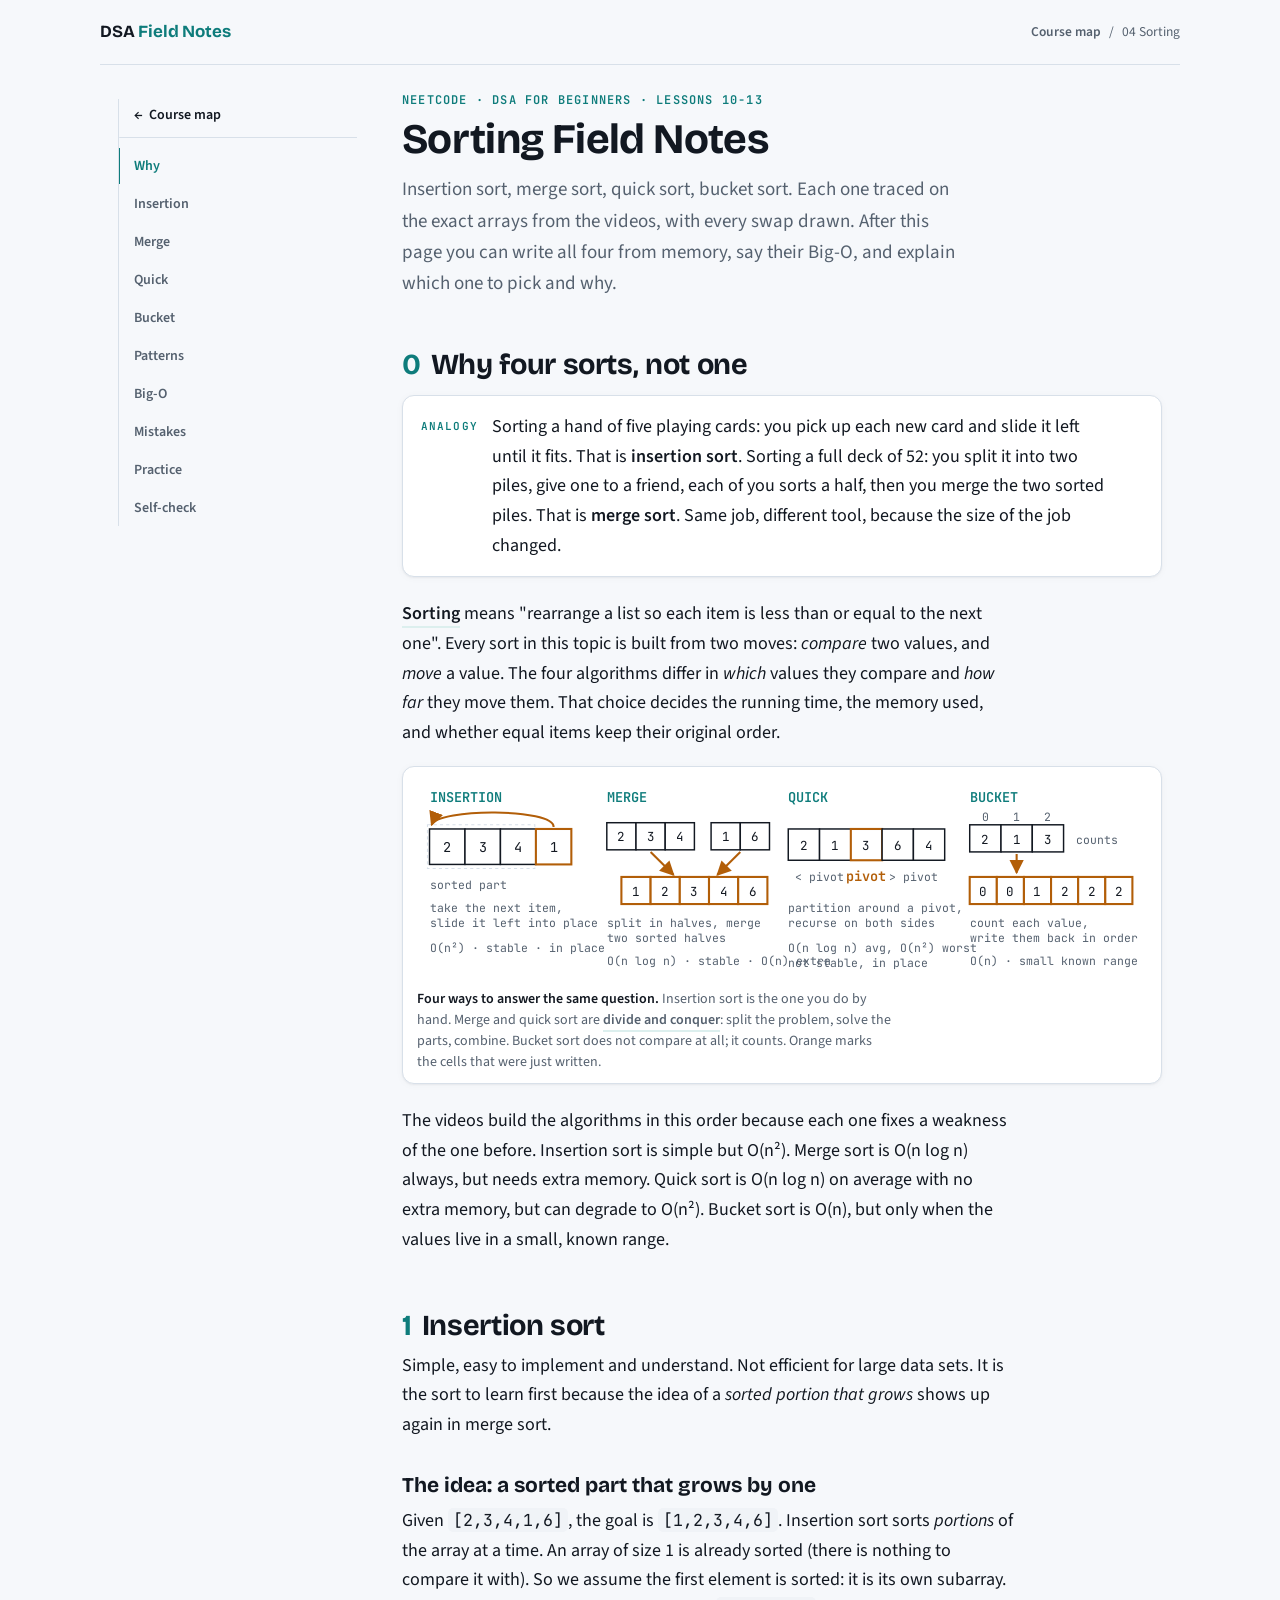
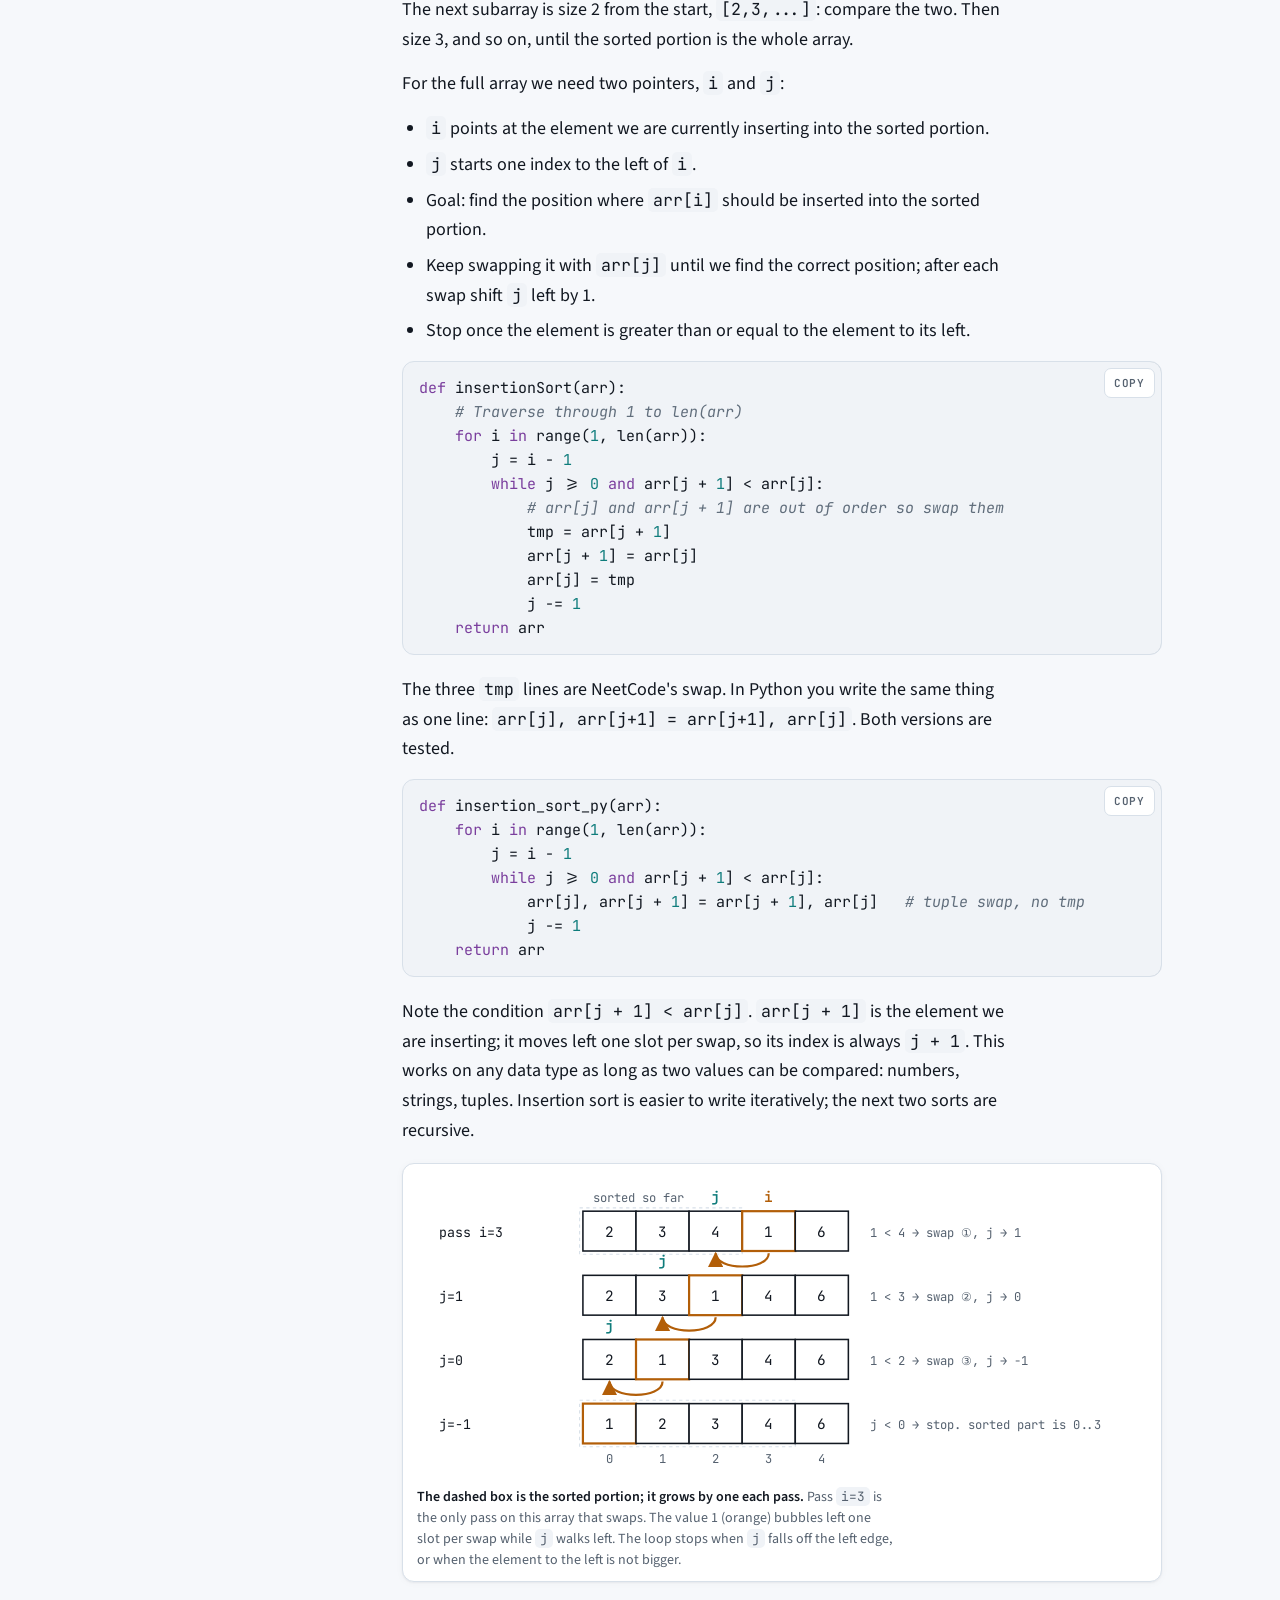
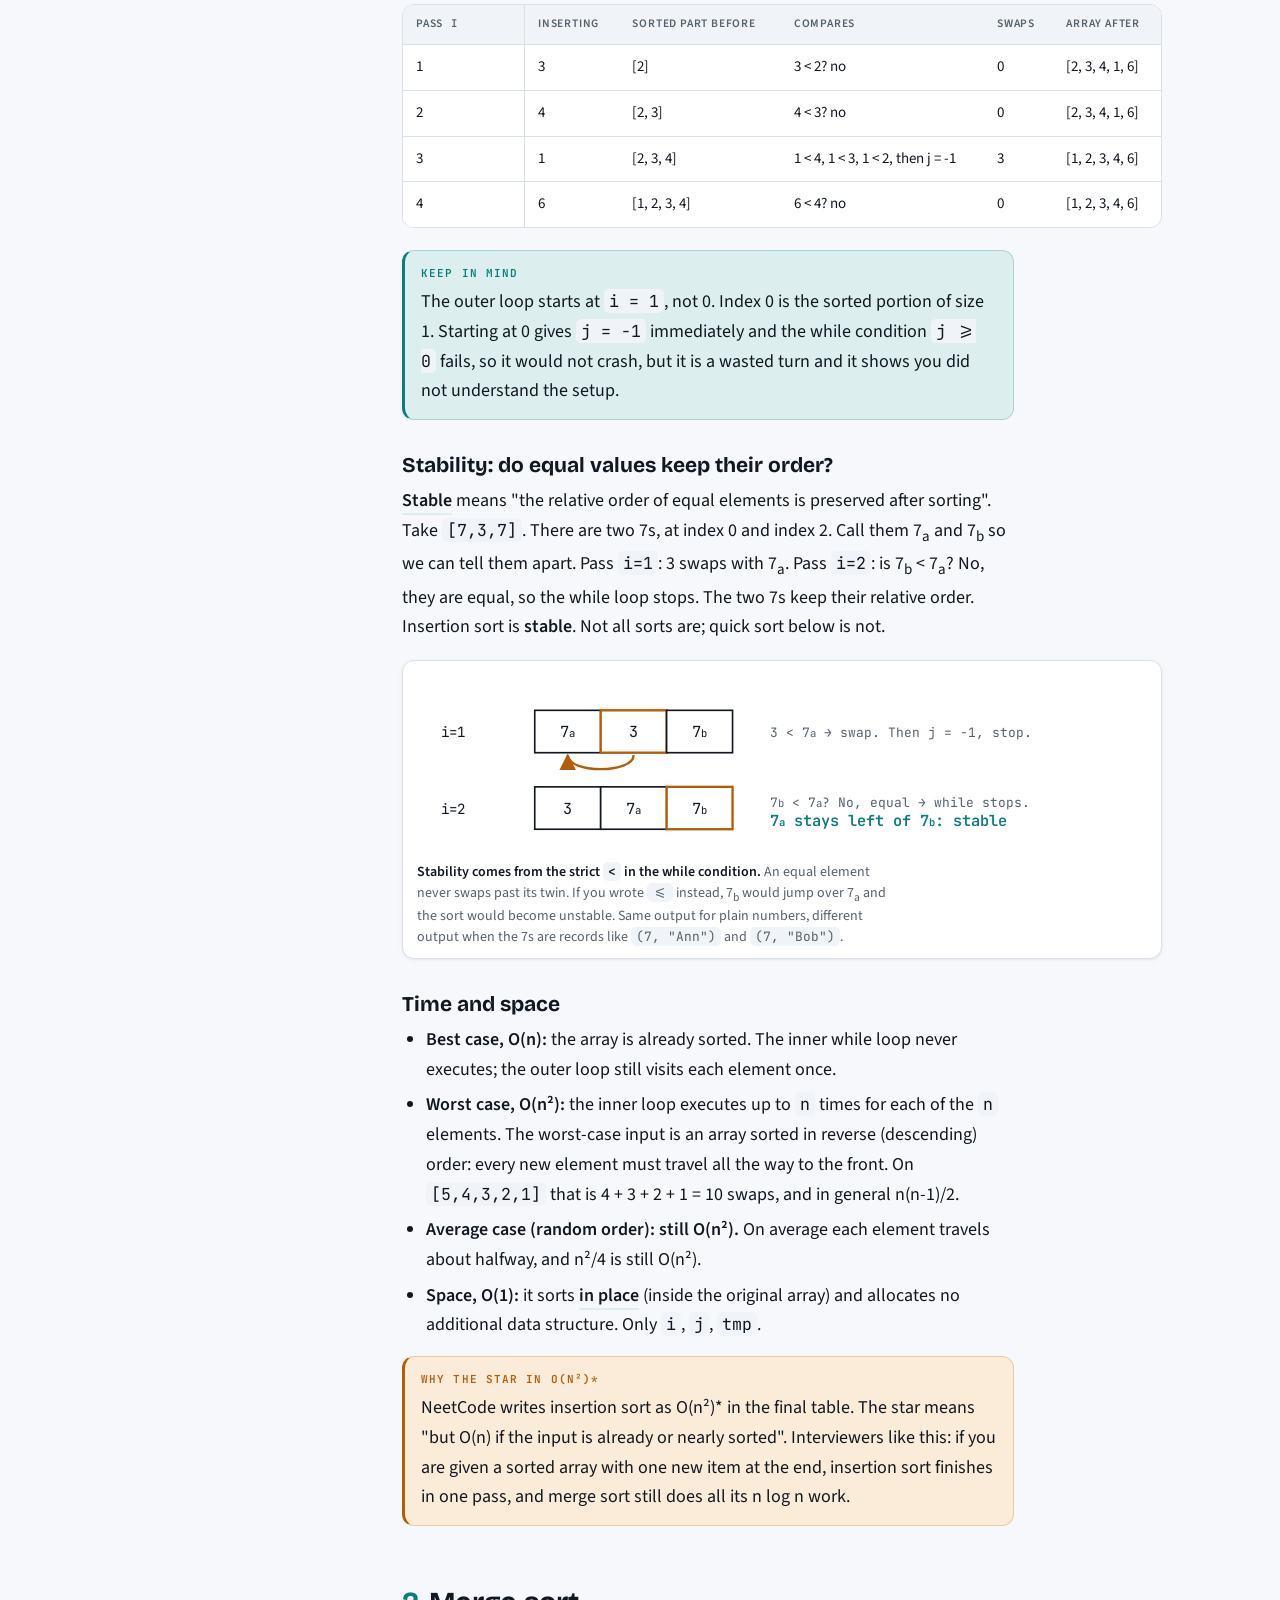
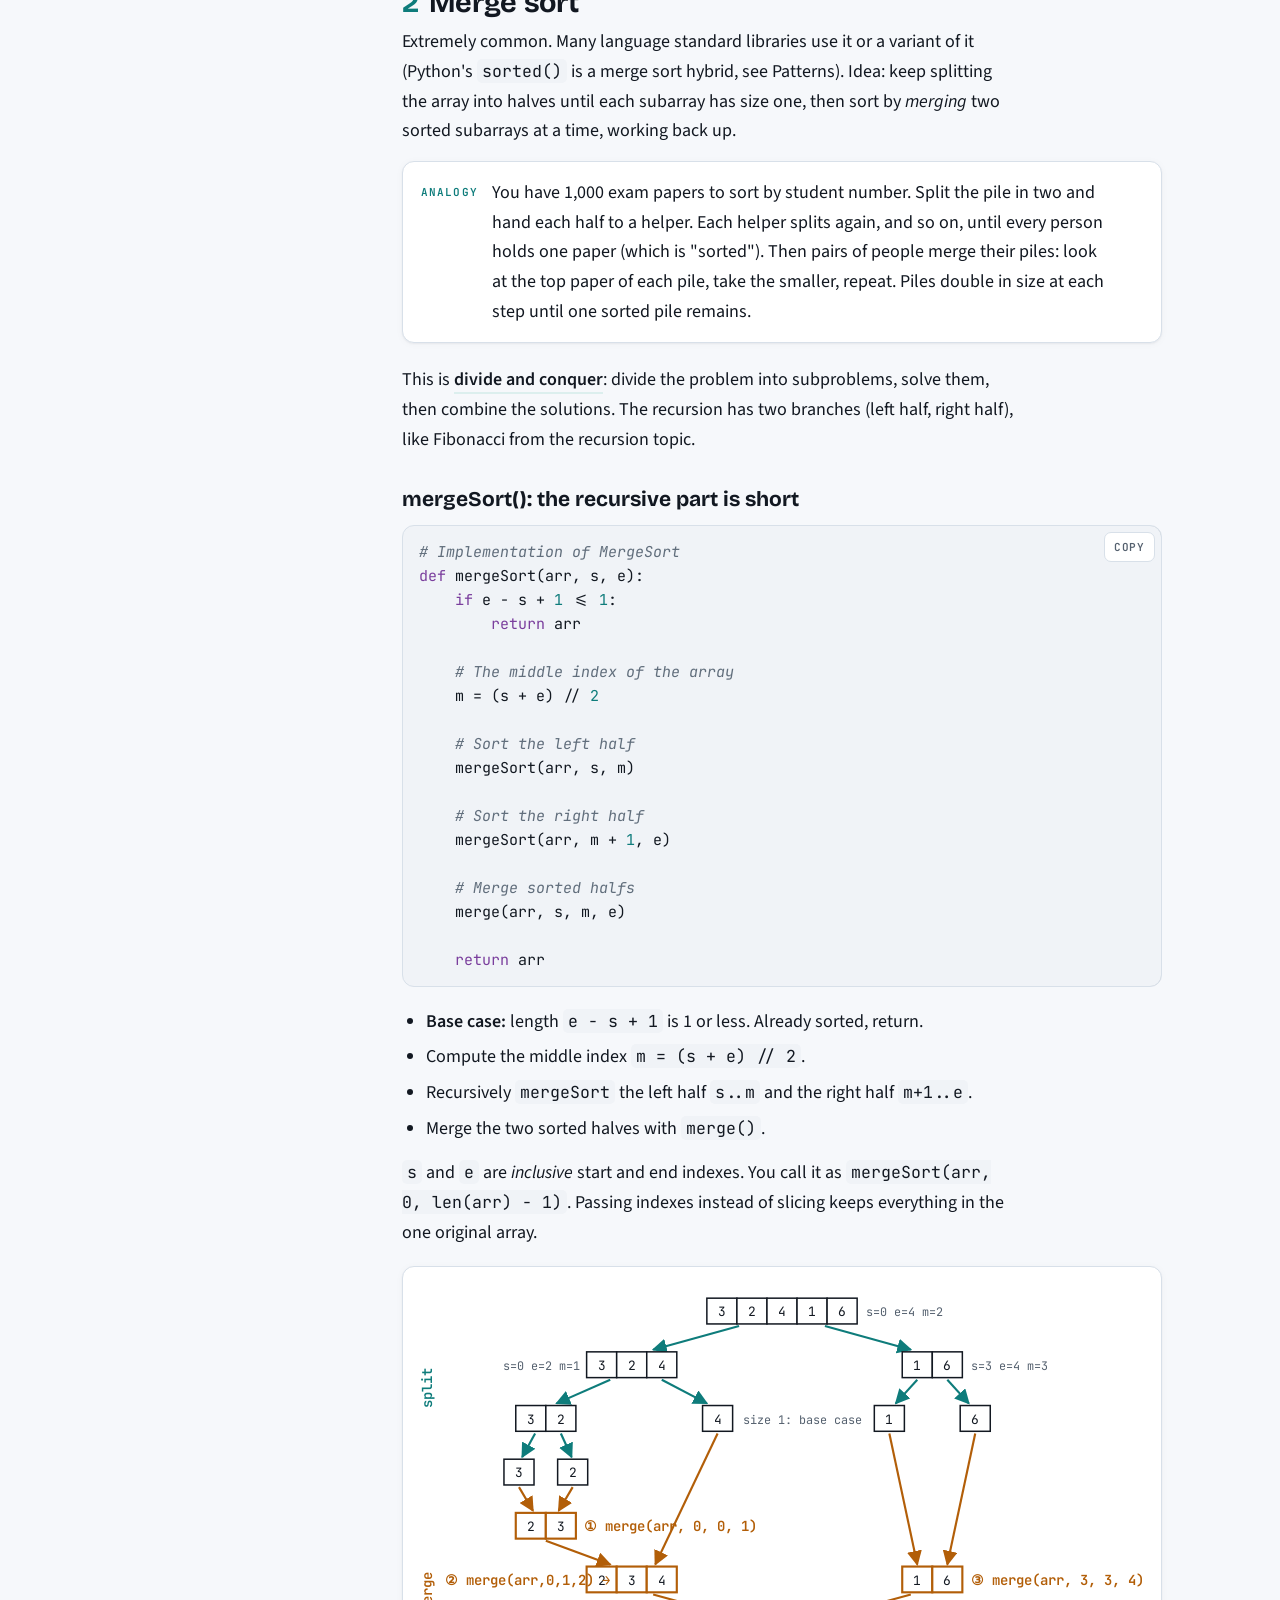
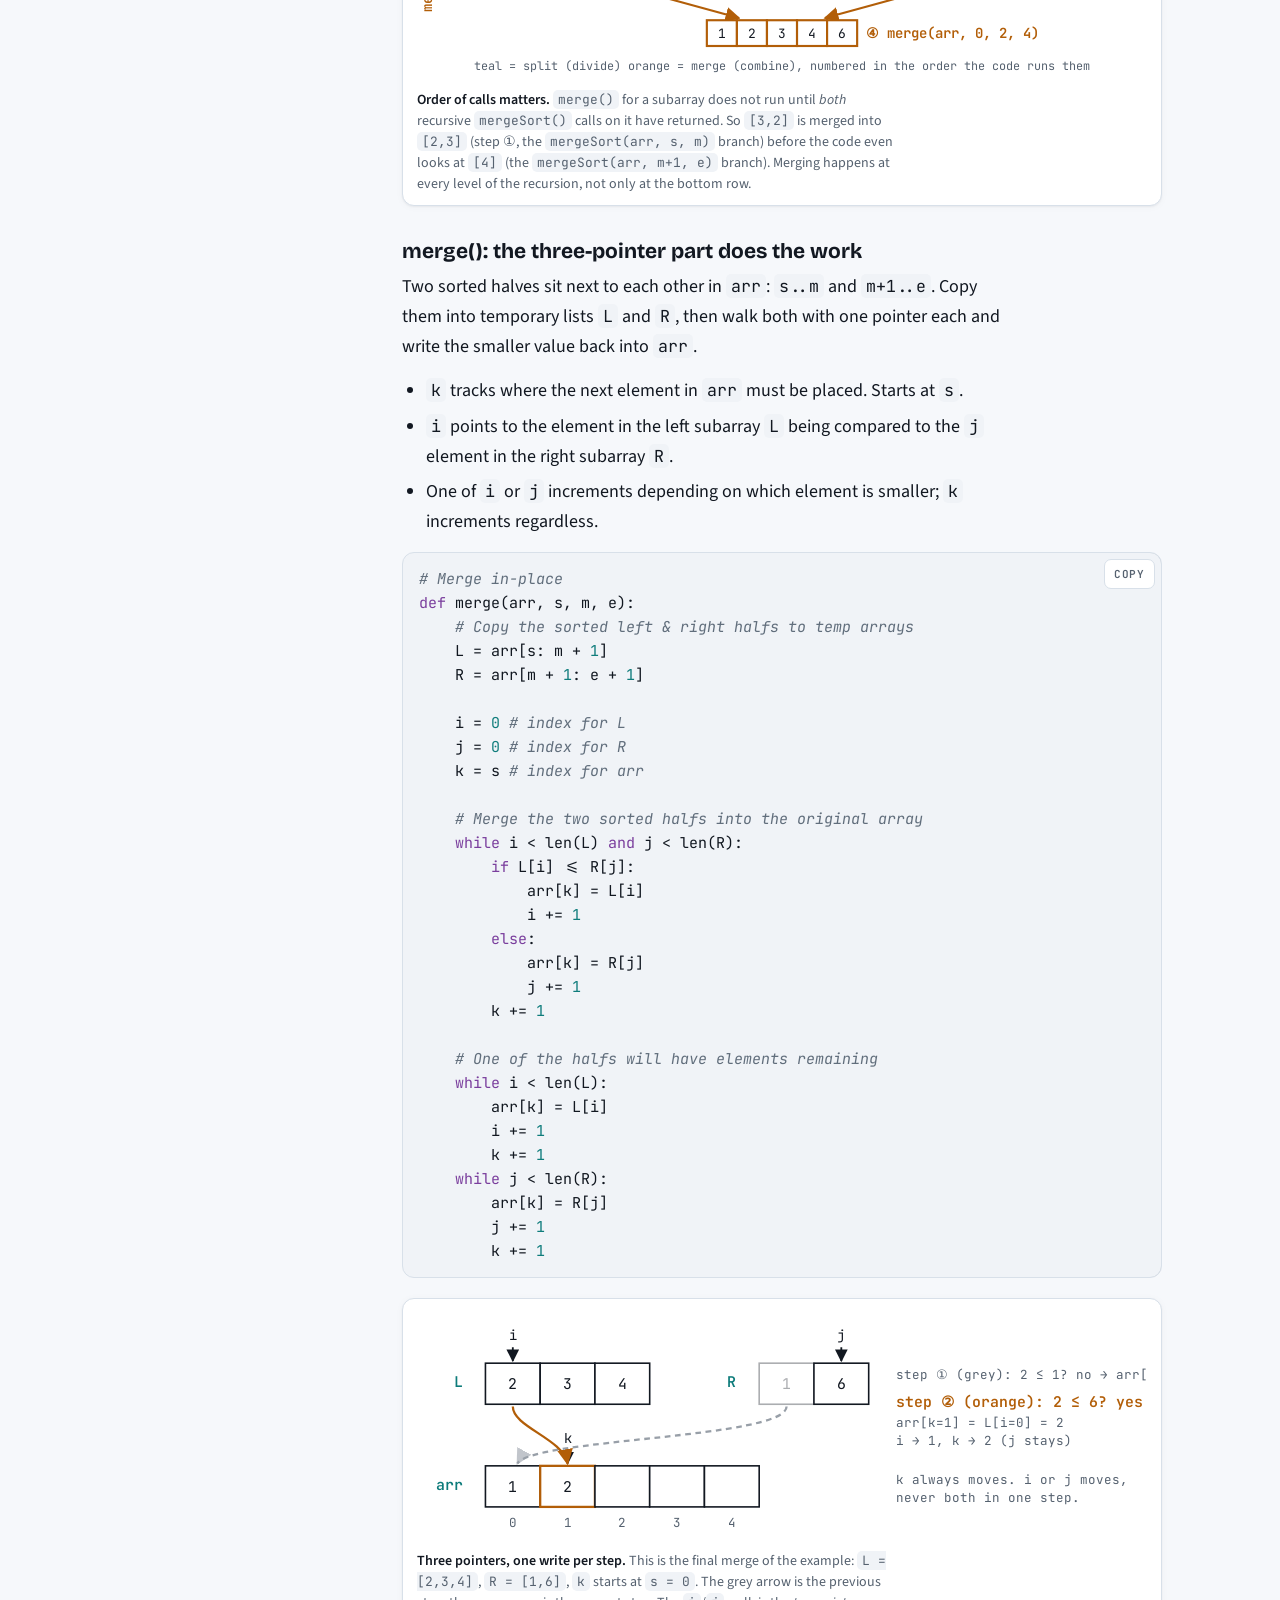
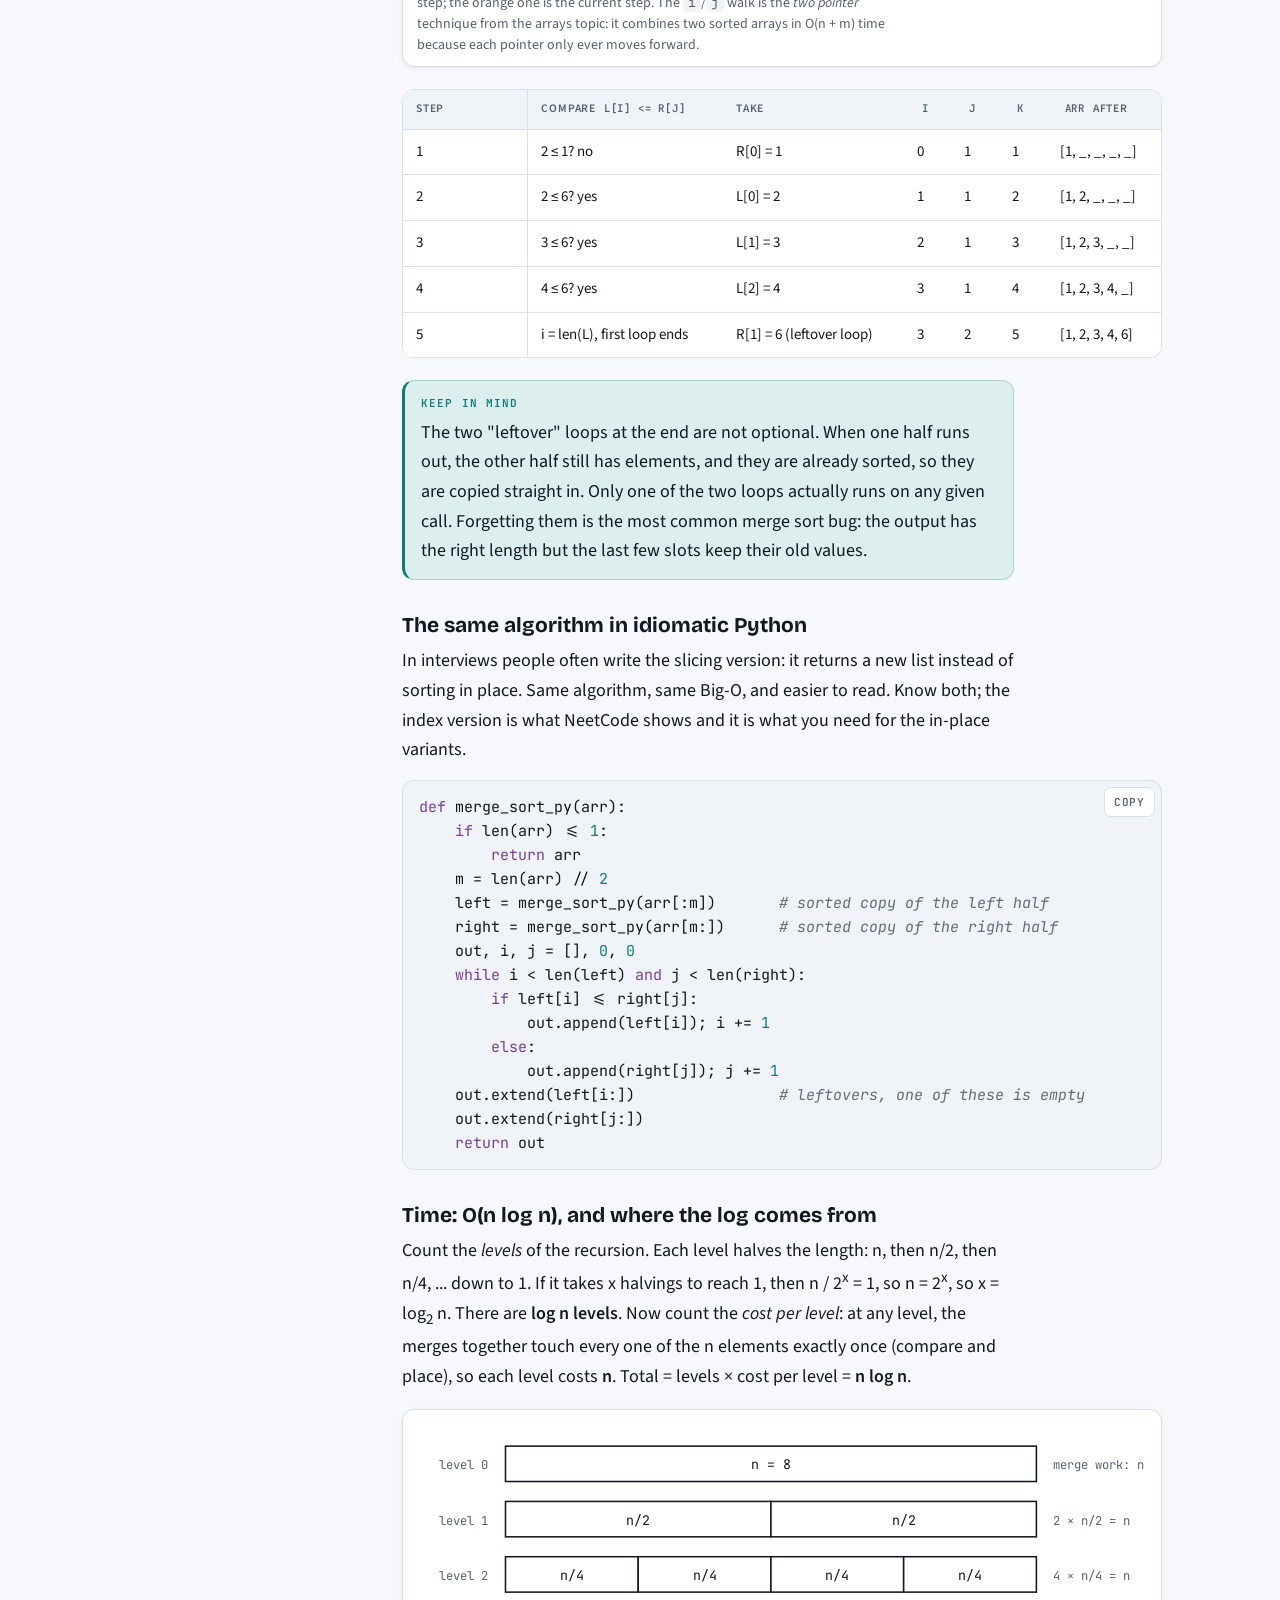
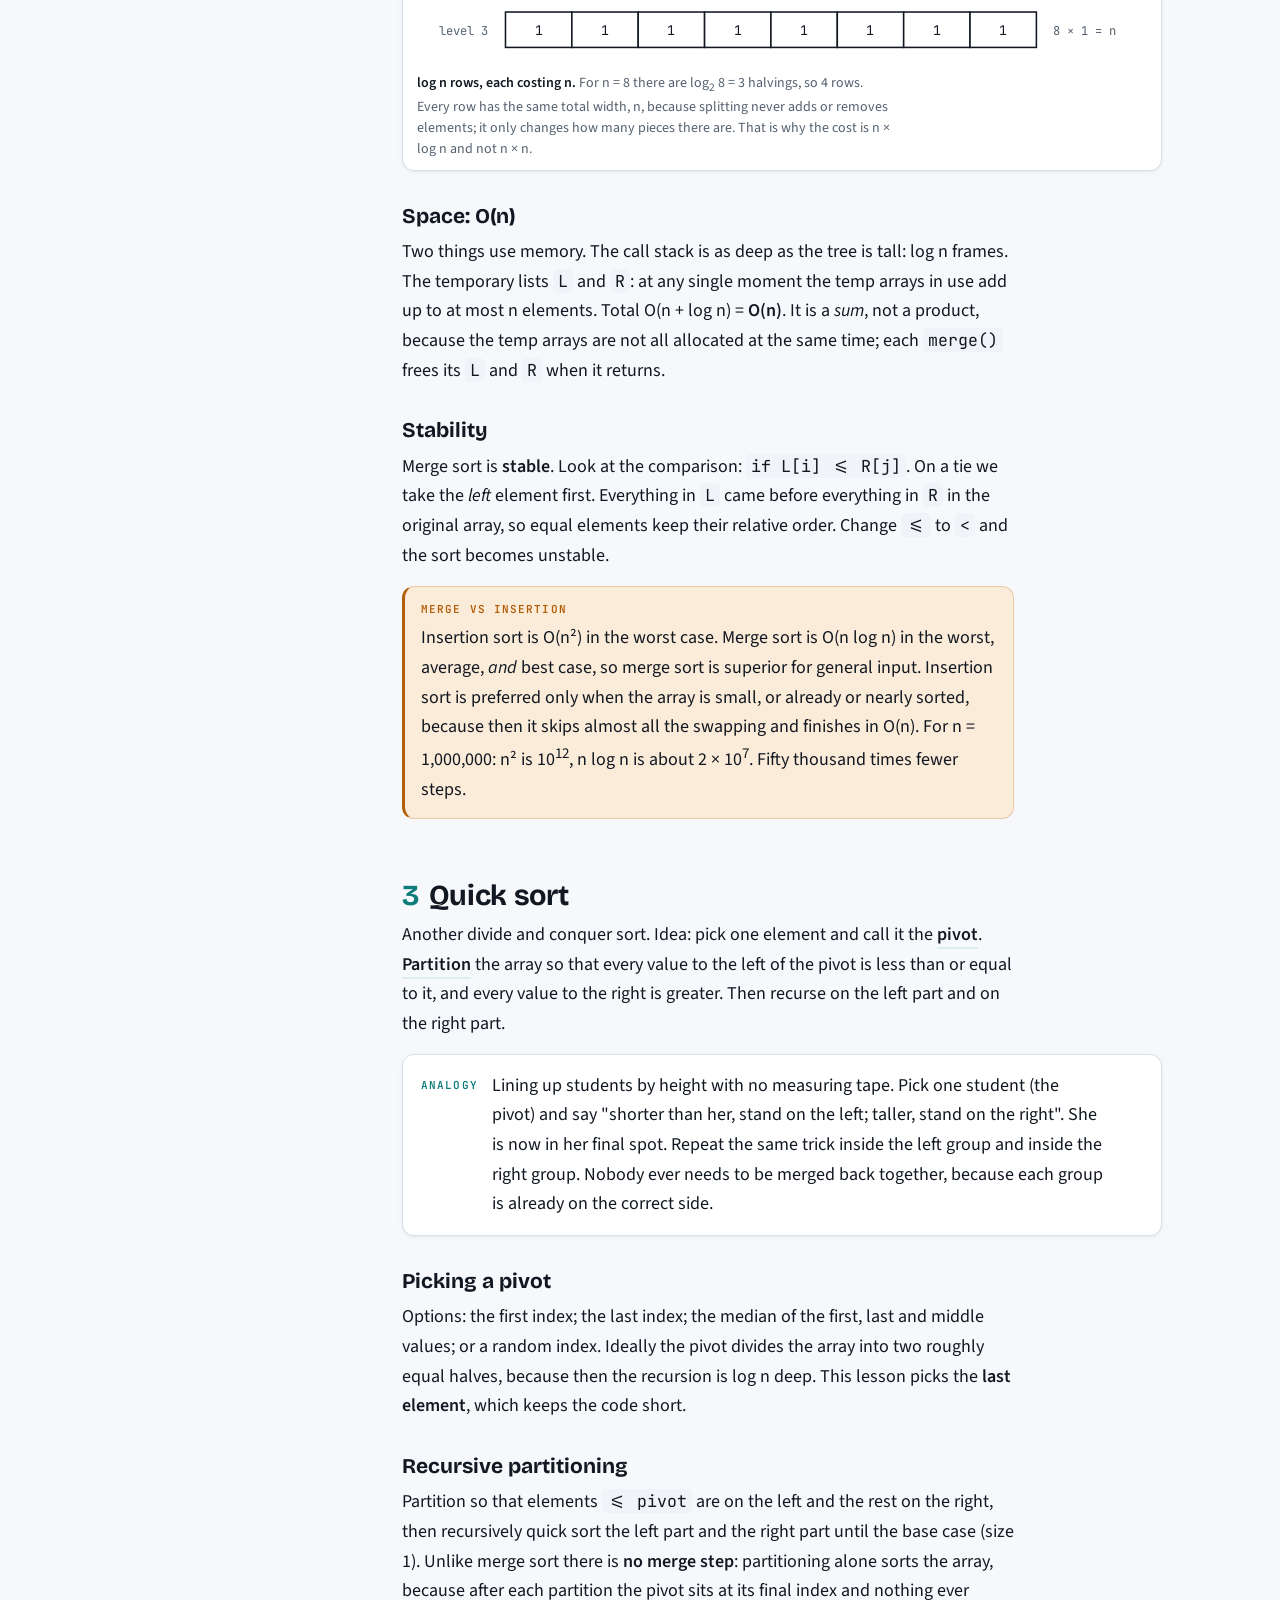
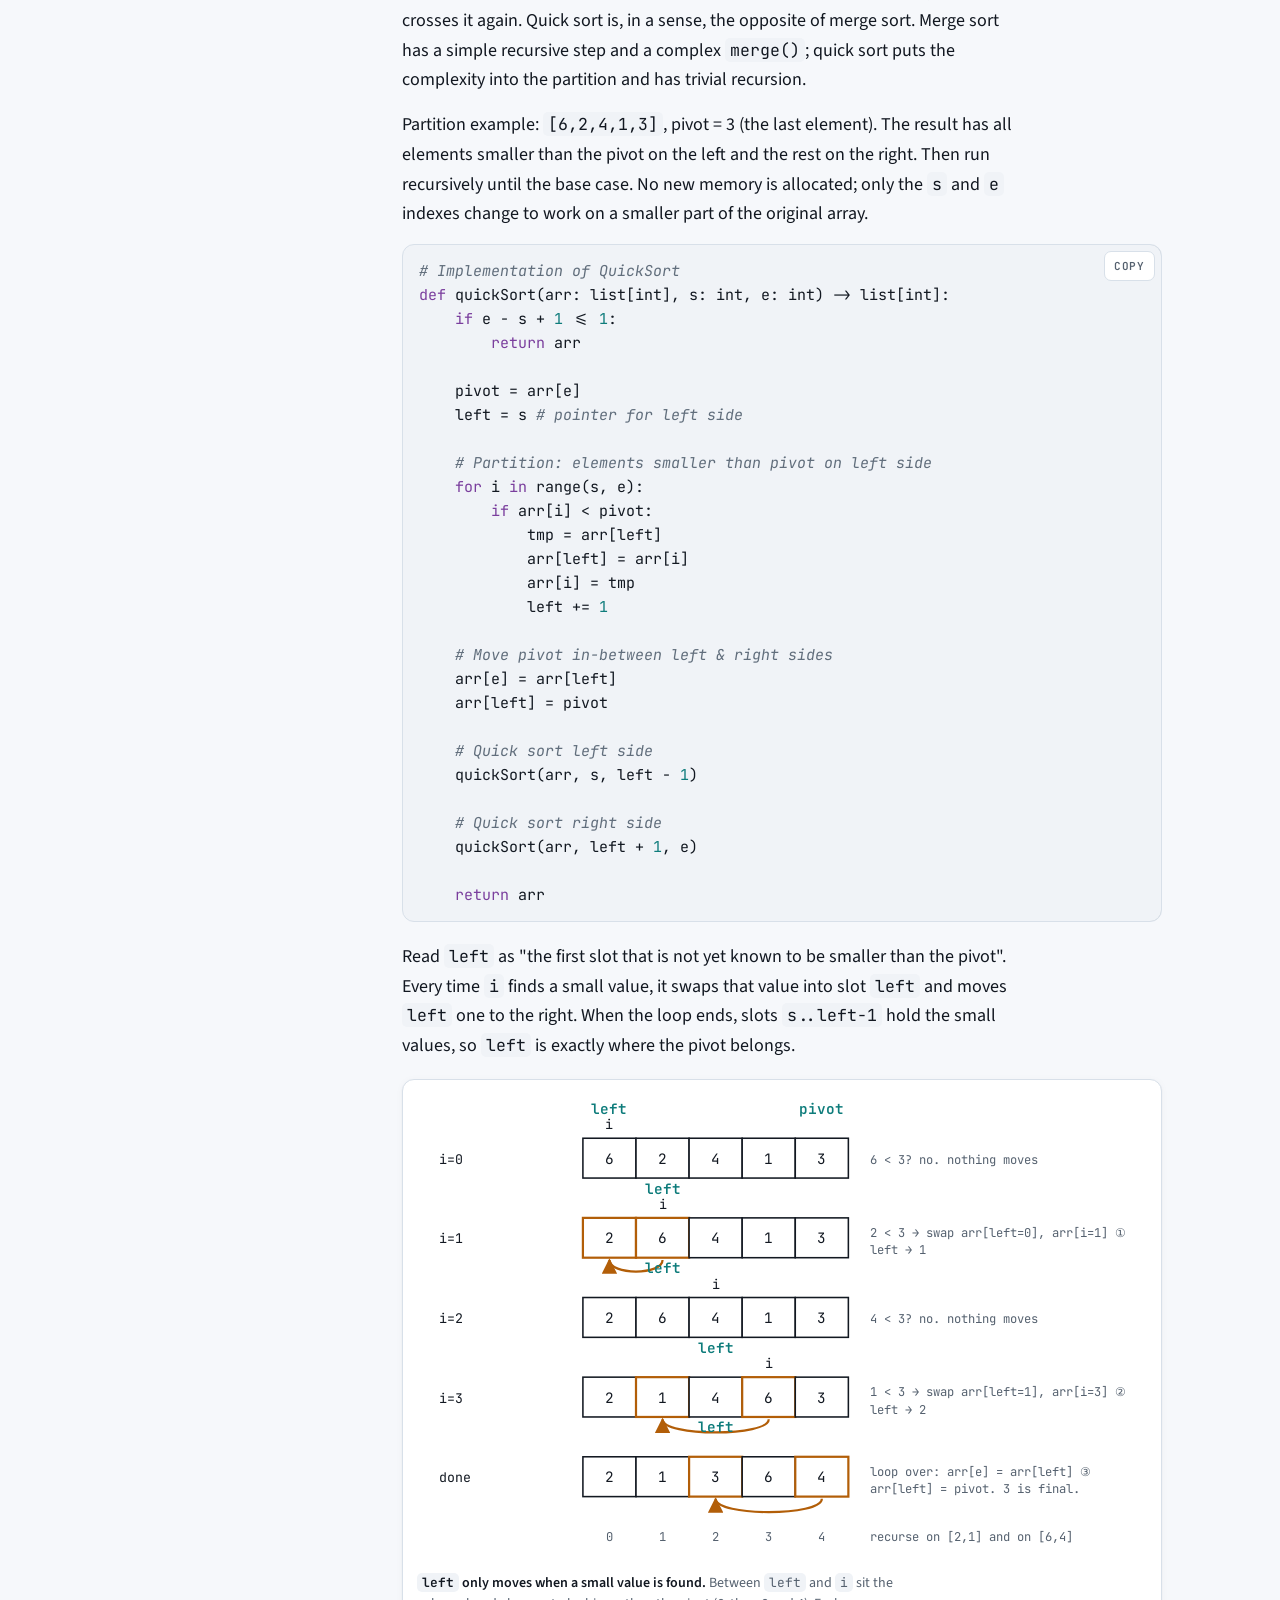
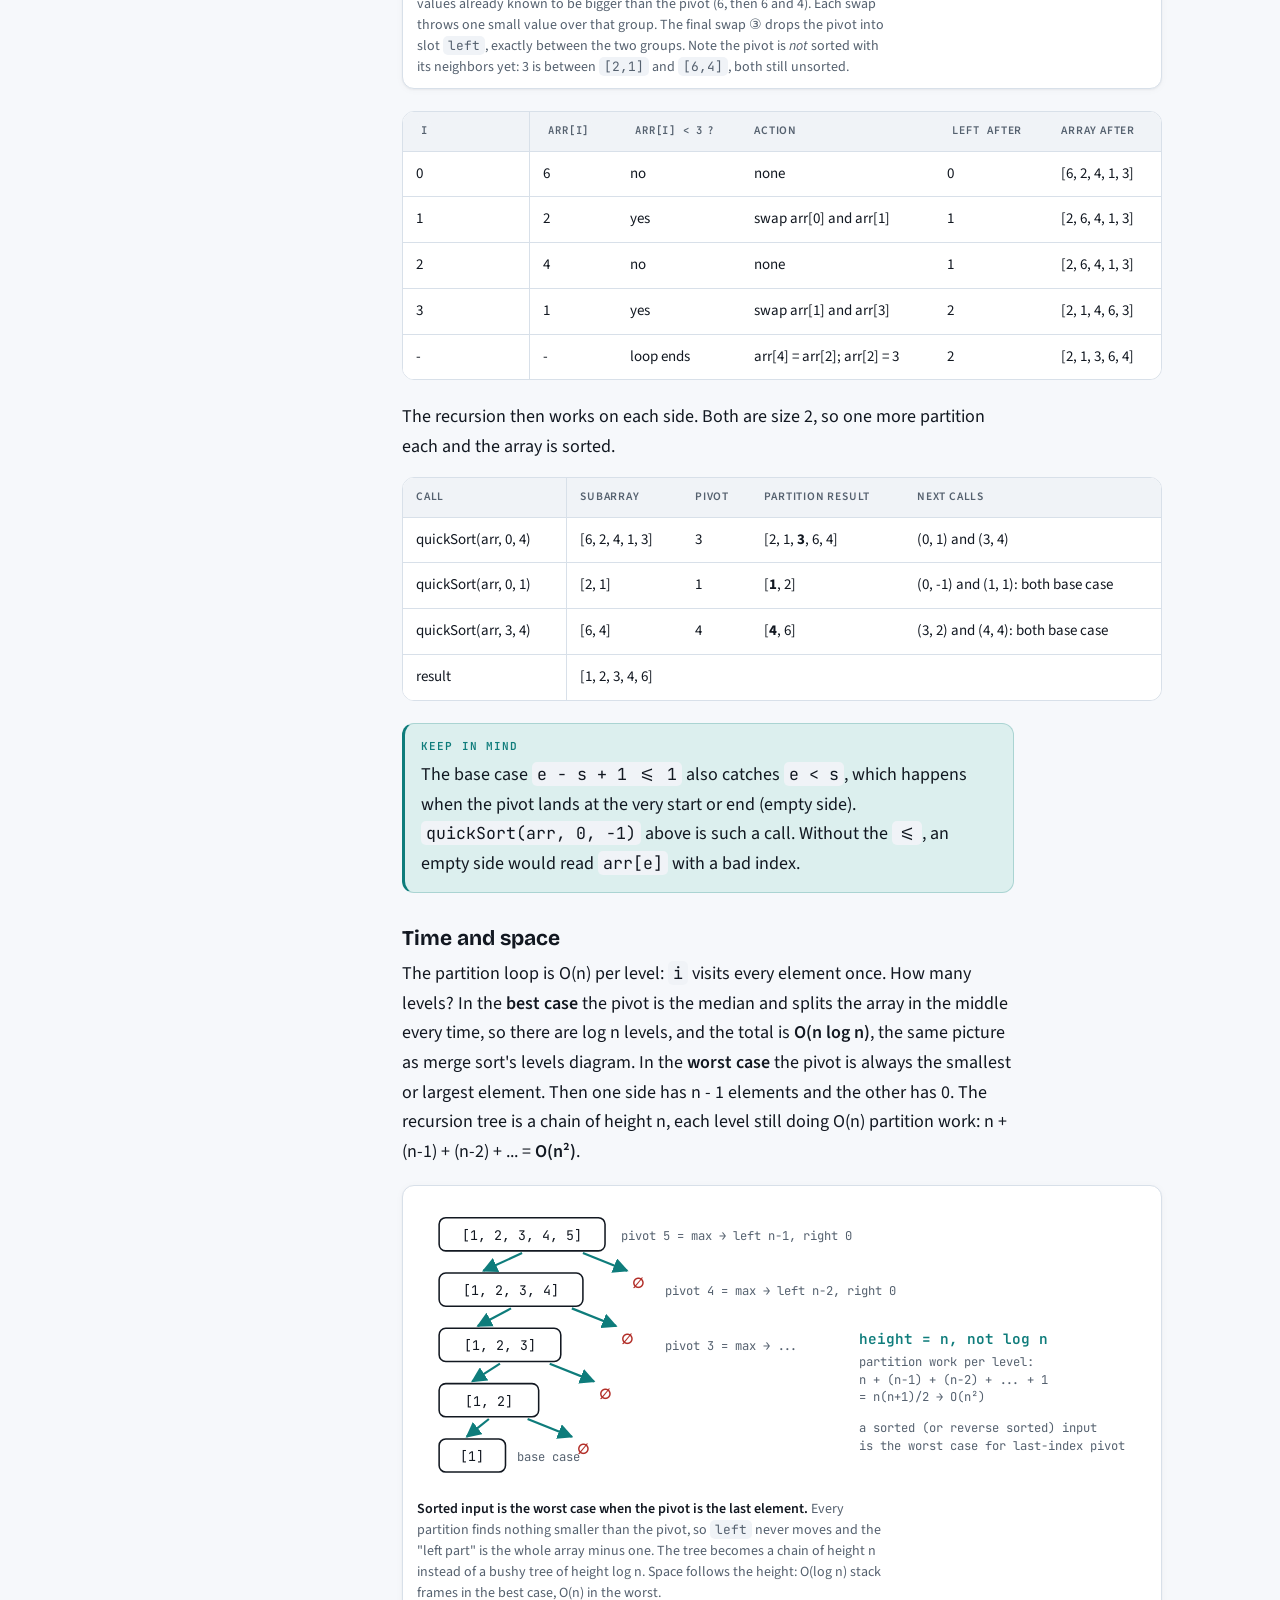
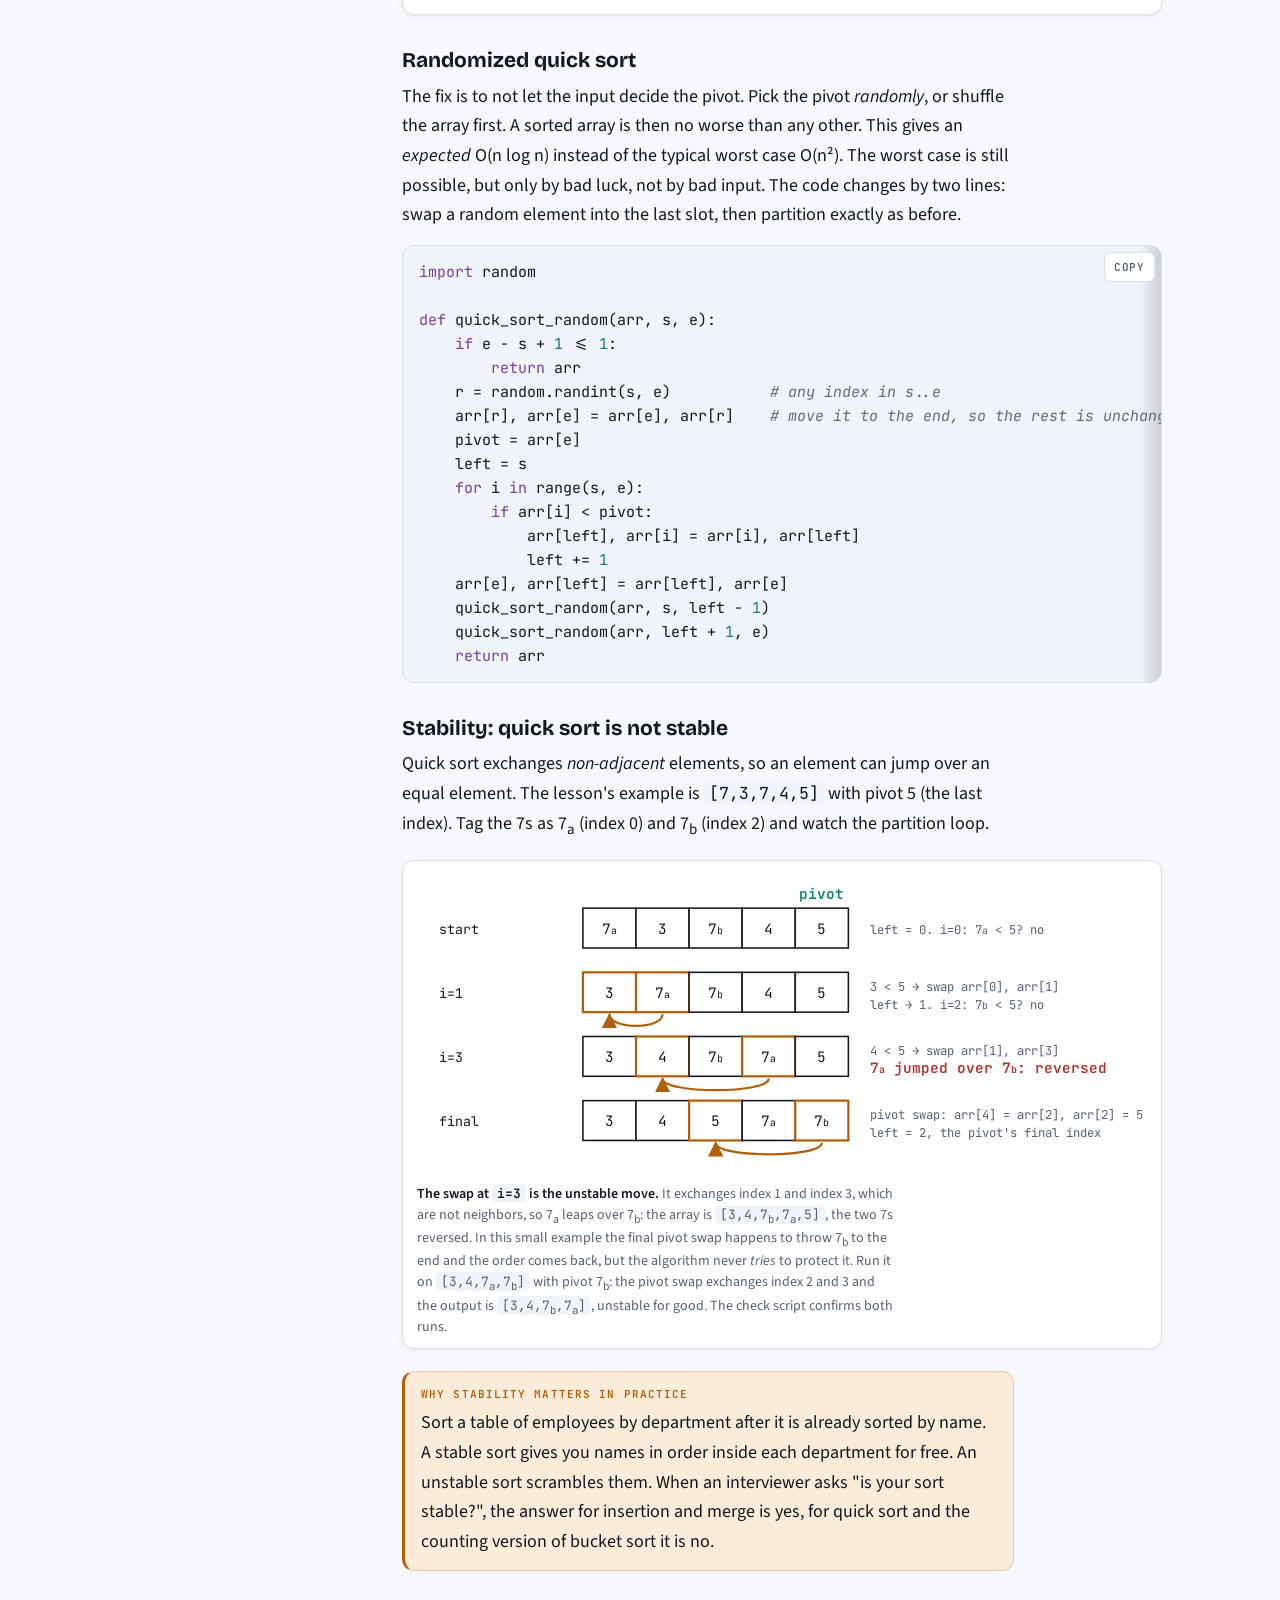
<file: topics/04-sorting.html>
<!doctype html>
<html lang="en">
<head>
<meta charset="utf-8">
<meta name="viewport" content="width=device-width, initial-scale=1, viewport-fit=cover">
<meta name="theme-color" content="#F6F8FB" media="(prefers-color-scheme: light)">
<meta name="theme-color" content="#0F141A" media="(prefers-color-scheme: dark)">
<meta name="apple-mobile-web-app-capable" content="yes">
<meta name="apple-mobile-web-app-status-bar-style" content="default">
<meta name="apple-mobile-web-app-title" content="DSA Notes">
<meta name="format-detection" content="telephone=no">
<title>Sorting · DSA Field Notes</title>
<meta name="description" content="Insertion sort, merge sort, quick sort, bucket sort - step-by-step diagrams, stability, tested Python, Big-O, mistakes, practice, self-check.">
<link rel="stylesheet" href="https://fonts.googleapis.com/css2?family=Bricolage+Grotesque:opsz,wght@12..96,500;12..96,700&family=Source+Sans+3:ital,wght@0,400;0,600;1,400&family=JetBrains+Mono:wght@400;600&display=swap">
<link rel="stylesheet" href="../assets/style.css">
<link rel="manifest" href="../manifest.webmanifest">
</head>
<body>
<svg width="0" height="0" style="position:absolute" aria-hidden="true">
  <defs>
    <marker id="arr" viewBox="0 0 10 10" refX="9" refY="5" markerWidth="7" markerHeight="7" orient="auto-start-reverse"><path d="M0,0 L10,5 L0,10 z" class="arr"/></marker>
    <marker id="arrNew" viewBox="0 0 10 10" refX="9" refY="5" markerWidth="7" markerHeight="7" orient="auto-start-reverse"><path d="M0,0 L10,5 L0,10 z" class="arrNew"/></marker>
    <marker id="arrOld" viewBox="0 0 10 10" refX="9" refY="5" markerWidth="7" markerHeight="7" orient="auto-start-reverse"><path d="M0,0 L10,5 L0,10 z" class="arrOld"/></marker>
    <marker id="arrCur" viewBox="0 0 10 10" refX="9" refY="5" markerWidth="7" markerHeight="7" orient="auto-start-reverse"><path d="M0,0 L10,5 L0,10 z" class="arrCur"/></marker>
  </defs>
</svg>

<div class="wrap">

<header class="site-head">
  <a class="brand" href="../index.html">DSA <span>Field Notes</span></a>
  <div class="crumbs"><a href="../index.html">Course map</a> <span>/</span> <span>04 Sorting</span></div>
</header>
<div class="layout">

<nav class="sections" aria-label="Sections">
  <a class="home" href="../index.html">Course map</a>
  <a href="#why">Why</a>
  <a href="#insertion">Insertion</a>
  <a href="#merge">Merge</a>
  <a href="#quick">Quick</a>
  <a href="#bucket">Bucket</a>
  <a href="#patterns">Patterns</a>
  <a href="#complexity">Big-O</a>
  <a href="#mistakes">Mistakes</a>
  <a href="#practice">Practice</a>
  <a href="#quiz">Self-check</a>
</nav>

<div class="content">
<header class="top">
  <div class="eyebrow">NeetCode · DSA for Beginners · Lessons 10-13</div>
  <h1>Sorting Field Notes</h1>
  <p class="lede">Insertion sort, merge sort, quick sort, bucket sort. Each one traced on the exact arrays from the videos, with every swap drawn. After this page you can write all four from memory, say their Big-O, and explain which one to pick and why.</p>
</header>

<!-- ============================ WHY ============================ -->
<section id="why">
  <h2><span class="num">0</span>Why four sorts, not one</h2>

  <div class="analogy">
    <div class="tag">Analogy</div>
    <p>Sorting a hand of five playing cards: you pick up each new card and slide it left until it fits. That is <strong>insertion sort</strong>. Sorting a full deck of 52: you split it into two piles, give one to a friend, each of you sorts a half, then you merge the two sorted piles. That is <strong>merge sort</strong>. Same job, different tool, because the size of the job changed.</p>
  </div>

  <p><dfn>Sorting</dfn> means "rearrange a list so each item is less than or equal to the next one". Every sort in this topic is built from two moves: <em>compare</em> two values, and <em>move</em> a value. The four algorithms differ in <em>which</em> values they compare and <em>how far</em> they move them. That choice decides the running time, the memory used, and whether equal items keep their original order.</p>

  <figure>
    <svg viewBox="0 0 700 190" role="img" aria-label="Four panels: insertion sort grows a sorted part one item at a time; merge sort splits and merges halves; quick sort partitions around a pivot; bucket sort counts values and writes them back.">
      <!-- panel 1: insertion -->
      <text x="12" y="20" class="t ptrlab">INSERTION</text>
      <rect x="10" y="42" width="103" height="42" class="mem"/>
      <rect x="12" y="46" width="34" height="34" class="nd"/><text x="29" y="68" class="t" text-anchor="middle">2</text>
      <rect x="46" y="46" width="34" height="34" class="nd"/><text x="63" y="68" class="t" text-anchor="middle">3</text>
      <rect x="80" y="46" width="34" height="34" class="nd"/><text x="97" y="68" class="t" text-anchor="middle">4</text>
      <rect x="114" y="46" width="34" height="34" class="nd newnd"/><text x="131" y="68" class="t" text-anchor="middle">1</text>
      <path d="M131,44 C 131,26 20,26 14,42" class="ptr newp" marker-end="url(#arrNew)"/>
      <text x="12" y="104" class="t small">sorted part</text>
      <text x="12" y="126" class="t small">take the next item,</text>
      <text x="12" y="140" class="t small">slide it left into place</text>
      <text x="12" y="164" class="t small">O(n²) · stable · in place</text>

      <!-- panel 2: merge -->
      <text x="182" y="20" class="t ptrlab">MERGE</text>
      <rect x="182" y="40" width="28" height="26" class="nd"/><text x="196" y="58" class="t mono" text-anchor="middle">2</text>
      <rect x="210" y="40" width="28" height="26" class="nd"/><text x="224" y="58" class="t mono" text-anchor="middle">3</text>
      <rect x="238" y="40" width="28" height="26" class="nd"/><text x="252" y="58" class="t mono" text-anchor="middle">4</text>
      <rect x="282" y="40" width="28" height="26" class="nd"/><text x="296" y="58" class="t mono" text-anchor="middle">1</text>
      <rect x="310" y="40" width="28" height="26" class="nd"/><text x="324" y="58" class="t mono" text-anchor="middle">6</text>
      <path d="M224,68 L 246,90" class="ptr newp" marker-end="url(#arrNew)"/>
      <path d="M310,68 L 288,90" class="ptr newp" marker-end="url(#arrNew)"/>
      <rect x="196" y="92" width="28" height="26" class="nd newnd"/><text x="210" y="110" class="t mono" text-anchor="middle">1</text>
      <rect x="224" y="92" width="28" height="26" class="nd newnd"/><text x="238" y="110" class="t mono" text-anchor="middle">2</text>
      <rect x="252" y="92" width="28" height="26" class="nd newnd"/><text x="266" y="110" class="t mono" text-anchor="middle">3</text>
      <rect x="280" y="92" width="28" height="26" class="nd newnd"/><text x="294" y="110" class="t mono" text-anchor="middle">4</text>
      <rect x="308" y="92" width="28" height="26" class="nd newnd"/><text x="322" y="110" class="t mono" text-anchor="middle">6</text>
      <text x="182" y="140" class="t small">split in halves, merge</text>
      <text x="182" y="154" class="t small">two sorted halves</text>
      <text x="182" y="176" class="t small">O(n log n) · stable · O(n) extra</text>

      <!-- panel 3: quick -->
      <text x="356" y="20" class="t ptrlab">QUICK</text>
      <rect x="356" y="46" width="30" height="30" class="nd"/><text x="371" y="66" class="t mono" text-anchor="middle">2</text>
      <rect x="386" y="46" width="30" height="30" class="nd"/><text x="401" y="66" class="t mono" text-anchor="middle">1</text>
      <rect x="416" y="46" width="30" height="30" class="nd newnd"/><text x="431" y="66" class="t mono" text-anchor="middle">3</text>
      <rect x="446" y="46" width="30" height="30" class="nd"/><text x="461" y="66" class="t mono" text-anchor="middle">6</text>
      <rect x="476" y="46" width="30" height="30" class="nd"/><text x="491" y="66" class="t mono" text-anchor="middle">4</text>
      <text x="386" y="96" class="t small" text-anchor="middle">&lt; pivot</text>
      <text x="431" y="96" class="t newlab" text-anchor="middle" font-size="11">pivot</text>
      <text x="476" y="96" class="t small" text-anchor="middle">&gt; pivot</text>
      <text x="356" y="126" class="t small">partition around a pivot,</text>
      <text x="356" y="140" class="t small">recurse on both sides</text>
      <text x="356" y="164" class="t small">O(n log n) avg, O(n²) worst</text>
      <text x="356" y="178" class="t small">not stable, in place</text>

      <!-- panel 4: bucket -->
      <text x="530" y="20" class="t ptrlab">BUCKET</text>
      <text x="545" y="38" class="t small" text-anchor="middle">0</text>
      <text x="575" y="38" class="t small" text-anchor="middle">1</text>
      <text x="605" y="38" class="t small" text-anchor="middle">2</text>
      <rect x="530" y="42" width="30" height="26" class="nd"/><text x="545" y="60" class="t mono" text-anchor="middle">2</text>
      <rect x="560" y="42" width="30" height="26" class="nd"/><text x="575" y="60" class="t mono" text-anchor="middle">1</text>
      <rect x="590" y="42" width="30" height="26" class="nd"/><text x="605" y="60" class="t mono" text-anchor="middle">3</text>
      <text x="632" y="60" class="t small">counts</text>
      <path d="M575,70 L 575,88" class="ptr newp" marker-end="url(#arrNew)"/>
      <rect x="530" y="92" width="26" height="26" class="nd newnd"/><text x="543" y="110" class="t mono" text-anchor="middle">0</text>
      <rect x="556" y="92" width="26" height="26" class="nd newnd"/><text x="569" y="110" class="t mono" text-anchor="middle">0</text>
      <rect x="582" y="92" width="26" height="26" class="nd newnd"/><text x="595" y="110" class="t mono" text-anchor="middle">1</text>
      <rect x="608" y="92" width="26" height="26" class="nd newnd"/><text x="621" y="110" class="t mono" text-anchor="middle">2</text>
      <rect x="634" y="92" width="26" height="26" class="nd newnd"/><text x="647" y="110" class="t mono" text-anchor="middle">2</text>
      <rect x="660" y="92" width="26" height="26" class="nd newnd"/><text x="673" y="110" class="t mono" text-anchor="middle">2</text>
      <text x="530" y="140" class="t small">count each value,</text>
      <text x="530" y="154" class="t small">write them back in order</text>
      <text x="530" y="176" class="t small">O(n) · small known range</text>
    </svg>
    <figcaption><b>Four ways to answer the same question.</b> Insertion sort is the one you do by hand. Merge and quick sort are <dfn>divide and conquer</dfn>: split the problem, solve the parts, combine. Bucket sort does not compare at all; it counts. Orange marks the cells that were just written.</figcaption>
  </figure>

  <p>The videos build the algorithms in this order because each one fixes a weakness of the one before. Insertion sort is simple but O(n²). Merge sort is O(n log n) always, but needs extra memory. Quick sort is O(n log n) on average with no extra memory, but can degrade to O(n²). Bucket sort is O(n), but only when the values live in a small, known range.</p>
</section>

<!-- ============================ INSERTION ============================ -->
<section id="insertion">
  <h2><span class="num">1</span>Insertion sort</h2>
  <p>Simple, easy to implement and understand. Not efficient for large data sets. It is the sort to learn first because the idea of a <em>sorted portion that grows</em> shows up again in merge sort.</p>

  <h3>The idea: a sorted part that grows by one</h3>
  <p>Given <code>[2,3,4,1,6]</code>, the goal is <code>[1,2,3,4,6]</code>. Insertion sort sorts <em>portions</em> of the array at a time. An array of size 1 is already sorted (there is nothing to compare it with). So we assume the first element is sorted: it is its own subarray. The next subarray is size 2 from the start, <code>[2,3,...]</code>: compare the two. Then size 3, and so on, until the sorted portion is the whole array.</p>
  <p>For the full array we need two pointers, <code>i</code> and <code>j</code>:</p>
  <ul>
    <li><code>i</code> points at the element we are currently inserting into the sorted portion.</li>
    <li><code>j</code> starts one index to the left of <code>i</code>.</li>
    <li>Goal: find the position where <code>arr[i]</code> should be inserted into the sorted portion.</li>
    <li>Keep swapping it with <code>arr[j]</code> until we find the correct position; after each swap shift <code>j</code> left by 1.</li>
    <li>Stop once the element is greater than or equal to the element to its left.</li>
  </ul>

<pre><code><span class="k">def</span> insertionSort(arr):
    <span class="c"># Traverse through 1 to len(arr)</span>
    <span class="k">for</span> i <span class="k">in</span> range(<span class="s">1</span>, len(arr)):
        j = i - <span class="s">1</span>
        <span class="k">while</span> j &gt;= <span class="s">0</span> <span class="k">and</span> arr[j + <span class="s">1</span>] &lt; arr[j]:
            <span class="c"># arr[j] and arr[j + 1] are out of order so swap them</span>
            tmp = arr[j + <span class="s">1</span>]
            arr[j + <span class="s">1</span>] = arr[j]
            arr[j] = tmp
            j -= <span class="s">1</span>
    <span class="k">return</span> arr</code></pre>

  <p>The three <code>tmp</code> lines are NeetCode's swap. In Python you write the same thing as one line: <code>arr[j], arr[j+1] = arr[j+1], arr[j]</code>. Both versions are tested.</p>

<pre><code><span class="k">def</span> insertion_sort_py(arr):
    <span class="k">for</span> i <span class="k">in</span> range(<span class="s">1</span>, len(arr)):
        j = i - <span class="s">1</span>
        <span class="k">while</span> j &gt;= <span class="s">0</span> <span class="k">and</span> arr[j + <span class="s">1</span>] &lt; arr[j]:
            arr[j], arr[j + <span class="s">1</span>] = arr[j + <span class="s">1</span>], arr[j]   <span class="c"># tuple swap, no tmp</span>
            j -= <span class="s">1</span>
    <span class="k">return</span> arr</code></pre>

  <p>Note the condition <code>arr[j + 1] &lt; arr[j]</code>. <code>arr[j + 1]</code> is the element we are inserting; it moves left one slot per swap, so its index is always <code>j + 1</code>. This works on any data type as long as two values can be compared: numbers, strings, tuples. Insertion sort is easier to write iteratively; the next two sorts are recursive.</p>

  <figure>
    <svg viewBox="0 0 660 270" role="img" aria-label="Pass i equals 3 of insertion sort on 2 3 4 1 6. The value 1 is swapped left three times, j moving from 2 to 1 to 0 to minus 1, until the sorted part becomes 1 2 3 4.">
      <!-- row 0: start of pass i=3 -->
      <text x="20" y="53" class="t mono">pass i=3</text>
      <text x="200" y="22" class="t small" text-anchor="middle">sorted so far</text>
      <rect x="147" y="27" width="147" height="42" class="mem"/>
      <text x="270" y="22" class="t ptrlab" text-anchor="middle">j</text>
      <text x="318" y="22" class="t newlab" text-anchor="middle">i</text>
      <rect x="150" y="30" width="48" height="36" class="nd"/><text x="174" y="53" class="t" text-anchor="middle">2</text>
      <rect x="198" y="30" width="48" height="36" class="nd"/><text x="222" y="53" class="t" text-anchor="middle">3</text>
      <rect x="246" y="30" width="48" height="36" class="nd"/><text x="270" y="53" class="t" text-anchor="middle">4</text>
      <rect x="294" y="30" width="48" height="36" class="nd newnd"/><text x="318" y="53" class="t" text-anchor="middle">1</text>
      <rect x="342" y="30" width="48" height="36" class="nd"/><text x="366" y="53" class="t" text-anchor="middle">6</text>
      <path d="M318,68 C 318,84 270,84 270,68" class="ptr newp" marker-end="url(#arrNew)"/>
      <text x="410" y="53" class="t small">1 &lt; 4 → swap ①, j → 1</text>

      <!-- row 1 -->
      <text x="20" y="111" class="t mono">j=1</text>
      <text x="222" y="80" class="t ptrlab" text-anchor="middle">j</text>
      <rect x="150" y="88" width="48" height="36" class="nd"/><text x="174" y="111" class="t" text-anchor="middle">2</text>
      <rect x="198" y="88" width="48" height="36" class="nd"/><text x="222" y="111" class="t" text-anchor="middle">3</text>
      <rect x="246" y="88" width="48" height="36" class="nd newnd"/><text x="270" y="111" class="t" text-anchor="middle">1</text>
      <rect x="294" y="88" width="48" height="36" class="nd"/><text x="318" y="111" class="t" text-anchor="middle">4</text>
      <rect x="342" y="88" width="48" height="36" class="nd"/><text x="366" y="111" class="t" text-anchor="middle">6</text>
      <path d="M270,126 C 270,142 222,142 222,126" class="ptr newp" marker-end="url(#arrNew)"/>
      <text x="410" y="111" class="t small">1 &lt; 3 → swap ②, j → 0</text>

      <!-- row 2 -->
      <text x="20" y="169" class="t mono">j=0</text>
      <text x="174" y="138" class="t ptrlab" text-anchor="middle">j</text>
      <rect x="150" y="146" width="48" height="36" class="nd"/><text x="174" y="169" class="t" text-anchor="middle">2</text>
      <rect x="198" y="146" width="48" height="36" class="nd newnd"/><text x="222" y="169" class="t" text-anchor="middle">1</text>
      <rect x="246" y="146" width="48" height="36" class="nd"/><text x="270" y="169" class="t" text-anchor="middle">3</text>
      <rect x="294" y="146" width="48" height="36" class="nd"/><text x="318" y="169" class="t" text-anchor="middle">4</text>
      <rect x="342" y="146" width="48" height="36" class="nd"/><text x="366" y="169" class="t" text-anchor="middle">6</text>
      <path d="M222,184 C 222,200 174,200 174,184" class="ptr newp" marker-end="url(#arrNew)"/>
      <text x="410" y="169" class="t small">1 &lt; 2 → swap ③, j → -1</text>

      <!-- row 3 -->
      <text x="20" y="227" class="t mono">j=-1</text>
      <rect x="147" y="201" width="195" height="42" class="mem"/>
      <rect x="150" y="204" width="48" height="36" class="nd newnd"/><text x="174" y="227" class="t" text-anchor="middle">1</text>
      <rect x="198" y="204" width="48" height="36" class="nd"/><text x="222" y="227" class="t" text-anchor="middle">2</text>
      <rect x="246" y="204" width="48" height="36" class="nd"/><text x="270" y="227" class="t" text-anchor="middle">3</text>
      <rect x="294" y="204" width="48" height="36" class="nd"/><text x="318" y="227" class="t" text-anchor="middle">4</text>
      <rect x="342" y="204" width="48" height="36" class="nd"/><text x="366" y="227" class="t" text-anchor="middle">6</text>
      <text x="410" y="227" class="t small">j &lt; 0 → stop. sorted part is 0..3</text>
      <!-- index labels -->
      <text x="174" y="258" class="t small" text-anchor="middle">0</text>
      <text x="222" y="258" class="t small" text-anchor="middle">1</text>
      <text x="270" y="258" class="t small" text-anchor="middle">2</text>
      <text x="318" y="258" class="t small" text-anchor="middle">3</text>
      <text x="366" y="258" class="t small" text-anchor="middle">4</text>
    </svg>
    <figcaption><b>The dashed box is the sorted portion; it grows by one each pass.</b> Pass <code>i=3</code> is the only pass on this array that swaps. The value 1 (orange) bubbles left one slot per swap while <code>j</code> walks left. The loop stops when <code>j</code> falls off the left edge, or when the element to the left is not bigger.</figcaption>
  </figure>

  <div class="tbl"><table>
    <thead><tr><th>Pass <code>i</code></th><th>Inserting</th><th>Sorted part before</th><th>Compares</th><th>Swaps</th><th>Array after</th></tr></thead>
    <tbody>
      <tr><td>1</td><td>3</td><td>[2]</td><td>3 &lt; 2? no</td><td>0</td><td>[2, 3, 4, 1, 6]</td></tr>
      <tr><td>2</td><td>4</td><td>[2, 3]</td><td>4 &lt; 3? no</td><td>0</td><td>[2, 3, 4, 1, 6]</td></tr>
      <tr><td>3</td><td>1</td><td>[2, 3, 4]</td><td>1 &lt; 4, 1 &lt; 3, 1 &lt; 2, then j = -1</td><td>3</td><td>[1, 2, 3, 4, 6]</td></tr>
      <tr><td>4</td><td>6</td><td>[1, 2, 3, 4]</td><td>6 &lt; 4? no</td><td>0</td><td>[1, 2, 3, 4, 6]</td></tr>
    </tbody>
  </table></div>

  <div class="callout keep">
    <span class="lab">Keep in mind</span>
    <p>The outer loop starts at <code>i = 1</code>, not 0. Index 0 is the sorted portion of size 1. Starting at 0 gives <code>j = -1</code> immediately and the while condition <code>j &gt;= 0</code> fails, so it would not crash, but it is a wasted turn and it shows you did not understand the setup.</p>
  </div>

  <h3>Stability: do equal values keep their order?</h3>
  <p><dfn>Stable</dfn> means "the relative order of equal elements is preserved after sorting". Take <code>[7,3,7]</code>. There are two 7s, at index 0 and index 2. Call them 7<sub>a</sub> and 7<sub>b</sub> so we can tell them apart. Pass <code>i=1</code>: 3 swaps with 7<sub>a</sub>. Pass <code>i=2</code>: is 7<sub>b</sub> &lt; 7<sub>a</sub>? No, they are equal, so the while loop stops. The two 7s keep their relative order. Insertion sort is <strong>stable</strong>. Not all sorts are; quick sort below is not.</p>

  <figure>
    <svg viewBox="0 0 620 150" role="img" aria-label="Insertion sort on 7a 3 7b. Pass one swaps 3 with 7a. Pass two compares 7b with 7a, finds them equal, and stops, so 7a stays before 7b.">
      <text x="20" y="53" class="t mono">i=1</text>
      <rect x="100" y="30" width="56" height="36" class="nd"/><text x="128" y="53" class="t" text-anchor="middle">7<tspan font-size="9">a</tspan></text>
      <rect x="156" y="30" width="56" height="36" class="nd newnd"/><text x="184" y="53" class="t" text-anchor="middle">3</text>
      <rect x="212" y="30" width="56" height="36" class="nd"/><text x="240" y="53" class="t" text-anchor="middle">7<tspan font-size="9">b</tspan></text>
      <path d="M184,68 C 184,84 128,84 128,68" class="ptr newp" marker-end="url(#arrNew)"/>
      <text x="300" y="53" class="t small">3 &lt; 7<tspan font-size="9">a</tspan> → swap. Then j = -1, stop.</text>

      <text x="20" y="118" class="t mono">i=2</text>
      <rect x="100" y="95" width="56" height="36" class="nd"/><text x="128" y="118" class="t" text-anchor="middle">3</text>
      <rect x="156" y="95" width="56" height="36" class="nd"/><text x="184" y="118" class="t" text-anchor="middle">7<tspan font-size="9">a</tspan></text>
      <rect x="212" y="95" width="56" height="36" class="nd newnd"/><text x="240" y="118" class="t" text-anchor="middle">7<tspan font-size="9">b</tspan></text>
      <text x="300" y="112" class="t small">7<tspan font-size="9">b</tspan> &lt; 7<tspan font-size="9">a</tspan>? No, equal → while stops.</text>
      <text x="300" y="128" class="t ptrlab" font-size="12">7<tspan font-size="9">a</tspan> stays left of 7<tspan font-size="9">b</tspan>: stable</text>
    </svg>
    <figcaption><b>Stability comes from the strict <code>&lt;</code> in the while condition.</b> An equal element never swaps past its twin. If you wrote <code>&lt;=</code> instead, 7<sub>b</sub> would jump over 7<sub>a</sub> and the sort would become unstable. Same output for plain numbers, different output when the 7s are records like <code>(7, "Ann")</code> and <code>(7, "Bob")</code>.</figcaption>
  </figure>

  <h3>Time and space</h3>
  <ul>
    <li><strong>Best case, O(n):</strong> the array is already sorted. The inner while loop never executes; the outer loop still visits each element once.</li>
    <li><strong>Worst case, O(n²):</strong> the inner loop executes up to <code>n</code> times for each of the <code>n</code> elements. The worst-case input is an array sorted in reverse (descending) order: every new element must travel all the way to the front. On <code>[5,4,3,2,1]</code> that is 4 + 3 + 2 + 1 = 10 swaps, and in general n(n-1)/2.</li>
    <li><strong>Average case (random order): still O(n²).</strong> On average each element travels about halfway, and n²/4 is still O(n²).</li>
    <li><strong>Space, O(1):</strong> it sorts <dfn>in place</dfn> (inside the original array) and allocates no additional data structure. Only <code>i</code>, <code>j</code>, <code>tmp</code>.</li>
  </ul>

  <div class="callout">
    <span class="lab">Why the star in O(n²)*</span>
    <p>NeetCode writes insertion sort as O(n²)* in the final table. The star means "but O(n) if the input is already or nearly sorted". Interviewers like this: if you are given a sorted array with one new item at the end, insertion sort finishes in one pass, and merge sort still does all its n log n work.</p>
  </div>
</section>

<!-- ============================ MERGE ============================ -->
<section id="merge">
  <h2><span class="num">2</span>Merge sort</h2>
  <p>Extremely common. Many language standard libraries use it or a variant of it (Python's <code>sorted()</code> is a merge sort hybrid, see Patterns). Idea: keep splitting the array into halves until each subarray has size one, then sort by <em>merging</em> two sorted subarrays at a time, working back up.</p>

  <div class="analogy">
    <div class="tag">Analogy</div>
    <p>You have 1,000 exam papers to sort by student number. Split the pile in two and hand each half to a helper. Each helper splits again, and so on, until every person holds one paper (which is "sorted"). Then pairs of people merge their piles: look at the top paper of each pile, take the smaller, repeat. Piles double in size at each step until one sorted pile remains.</p>
  </div>

  <p>This is <dfn>divide and conquer</dfn>: divide the problem into subproblems, solve them, then combine the solutions. The recursion has two branches (left half, right half), like Fibonacci from the recursion topic.</p>

  <h3>mergeSort(): the recursive part is short</h3>
<pre><code><span class="c"># Implementation of MergeSort</span>
<span class="k">def</span> mergeSort(arr, s, e):
    <span class="k">if</span> e - s + <span class="s">1</span> &lt;= <span class="s">1</span>:
        <span class="k">return</span> arr

    <span class="c"># The middle index of the array</span>
    m = (s + e) // <span class="s">2</span>

    <span class="c"># Sort the left half</span>
    mergeSort(arr, s, m)

    <span class="c"># Sort the right half</span>
    mergeSort(arr, m + <span class="s">1</span>, e)

    <span class="c"># Merge sorted halfs</span>
    merge(arr, s, m, e)

    <span class="k">return</span> arr</code></pre>

  <ul>
    <li><strong>Base case:</strong> length <code>e - s + 1</code> is 1 or less. Already sorted, return.</li>
    <li>Compute the middle index <code>m = (s + e) // 2</code>.</li>
    <li>Recursively <code>mergeSort</code> the left half <code>s..m</code> and the right half <code>m+1..e</code>.</li>
    <li>Merge the two sorted halves with <code>merge()</code>.</li>
  </ul>
  <p><code>s</code> and <code>e</code> are <em>inclusive</em> start and end indexes. You call it as <code>mergeSort(arr, 0, len(arr) - 1)</code>. Passing indexes instead of slicing keeps everything in the one original array.</p>

  <figure>
    <svg viewBox="0 0 680 372" role="img" aria-label="Merge sort on 3 2 4 1 6. The top half of the picture splits the array down to single elements; the bottom half merges them back up in call order: 2 3, then 2 3 4, then 1 6, then 1 2 3 4 6.">
      <!-- side labels -->
      <text x="14" y="100" class="t ptrlab" transform="rotate(-90 14 100)" text-anchor="middle">split</text>
      <text x="14" y="290" class="t newlab" transform="rotate(-90 14 290)" text-anchor="middle">merge</text>
      <!-- L0 root -->
      <rect x="270" y="16" width="28" height="24" class="nd"/><text x="284" y="33" class="t mono" text-anchor="middle">3</text>
      <rect x="298" y="16" width="28" height="24" class="nd"/><text x="312" y="33" class="t mono" text-anchor="middle">2</text>
      <rect x="326" y="16" width="28" height="24" class="nd"/><text x="340" y="33" class="t mono" text-anchor="middle">4</text>
      <rect x="354" y="16" width="28" height="24" class="nd"/><text x="368" y="33" class="t mono" text-anchor="middle">1</text>
      <rect x="382" y="16" width="28" height="24" class="nd"/><text x="396" y="33" class="t mono" text-anchor="middle">6</text>
      <text x="418" y="33" class="t small">s=0 e=4 m=2</text>
      <!-- L1 -->
      <path d="M300,42 L 220,64" class="ptr" marker-end="url(#arr)"/>
      <path d="M380,42 L 460,64" class="ptr" marker-end="url(#arr)"/>
      <rect x="158" y="66" width="28" height="24" class="nd"/><text x="172" y="83" class="t mono" text-anchor="middle">3</text>
      <rect x="186" y="66" width="28" height="24" class="nd"/><text x="200" y="83" class="t mono" text-anchor="middle">2</text>
      <rect x="214" y="66" width="28" height="24" class="nd"/><text x="228" y="83" class="t mono" text-anchor="middle">4</text>
      <text x="80" y="83" class="t small">s=0 e=2 m=1</text>
      <rect x="452" y="66" width="28" height="24" class="nd"/><text x="466" y="83" class="t mono" text-anchor="middle">1</text>
      <rect x="480" y="66" width="28" height="24" class="nd"/><text x="494" y="83" class="t mono" text-anchor="middle">6</text>
      <text x="516" y="83" class="t small">s=3 e=4 m=3</text>
      <!-- L2 -->
      <path d="M180,92 L 130,114" class="ptr" marker-end="url(#arr)"/>
      <path d="M228,92 L 270,114" class="ptr" marker-end="url(#arr)"/>
      <path d="M466,92 L 446,114" class="ptr" marker-end="url(#arr)"/>
      <path d="M494,92 L 514,114" class="ptr" marker-end="url(#arr)"/>
      <rect x="92" y="116" width="28" height="24" class="nd"/><text x="106" y="133" class="t mono" text-anchor="middle">3</text>
      <rect x="120" y="116" width="28" height="24" class="nd"/><text x="134" y="133" class="t mono" text-anchor="middle">2</text>
      <rect x="266" y="116" width="28" height="24" class="nd"/><text x="280" y="133" class="t mono" text-anchor="middle">4</text>
      <rect x="426" y="116" width="28" height="24" class="nd"/><text x="440" y="133" class="t mono" text-anchor="middle">1</text>
      <rect x="506" y="116" width="28" height="24" class="nd"/><text x="520" y="133" class="t mono" text-anchor="middle">6</text>
      <text x="304" y="133" class="t small">size 1: base case</text>
      <!-- L3 -->
      <path d="M110,142 L 98,164" class="ptr" marker-end="url(#arr)"/>
      <path d="M134,142 L 144,164" class="ptr" marker-end="url(#arr)"/>
      <rect x="81" y="166" width="28" height="24" class="nd"/><text x="95" y="183" class="t mono" text-anchor="middle">3</text>
      <rect x="131" y="166" width="28" height="24" class="nd"/><text x="145" y="183" class="t mono" text-anchor="middle">2</text>
      <!-- M1: merge [3],[2] -> [2,3] -->
      <path d="M95,192 L 108,214" class="ptr newp" marker-end="url(#arrNew)"/>
      <path d="M145,192 L 132,214" class="ptr newp" marker-end="url(#arrNew)"/>
      <rect x="92" y="216" width="28" height="24" class="nd newnd"/><text x="106" y="233" class="t mono" text-anchor="middle">2</text>
      <rect x="120" y="216" width="28" height="24" class="nd newnd"/><text x="134" y="233" class="t mono" text-anchor="middle">3</text>
      <text x="156" y="233" class="t newlab" font-size="11">① merge(arr, 0, 0, 1)</text>
      <!-- M2 left: merge [2,3],[4] -> [2,3,4] ; right: [1],[6] -> [1,6] -->
      <path d="M120,242 L 180,264" class="ptr newp" marker-end="url(#arrNew)"/>
      <path d="M280,142 L 222,264" class="ptr newp" marker-end="url(#arrNew)"/>
      <rect x="158" y="266" width="28" height="24" class="nd newnd"/><text x="172" y="283" class="t mono" text-anchor="middle">2</text>
      <rect x="186" y="266" width="28" height="24" class="nd newnd"/><text x="200" y="283" class="t mono" text-anchor="middle">3</text>
      <rect x="214" y="266" width="28" height="24" class="nd newnd"/><text x="228" y="283" class="t mono" text-anchor="middle">4</text>
      <text x="26" y="283" class="t newlab" font-size="11">② merge(arr,0,1,2) →</text>
      <path d="M440,142 L 466,264" class="ptr newp" marker-end="url(#arrNew)"/>
      <path d="M520,142 L 494,264" class="ptr newp" marker-end="url(#arrNew)"/>
      <rect x="452" y="266" width="28" height="24" class="nd newnd"/><text x="466" y="283" class="t mono" text-anchor="middle">1</text>
      <rect x="480" y="266" width="28" height="24" class="nd newnd"/><text x="494" y="283" class="t mono" text-anchor="middle">6</text>
      <text x="516" y="283" class="t newlab" font-size="11">③ merge(arr, 3, 3, 4)</text>
      <!-- M3 -->
      <path d="M220,292 L 300,314" class="ptr newp" marker-end="url(#arrNew)"/>
      <path d="M460,292 L 380,314" class="ptr newp" marker-end="url(#arrNew)"/>
      <rect x="270" y="316" width="28" height="24" class="nd newnd"/><text x="284" y="333" class="t mono" text-anchor="middle">1</text>
      <rect x="298" y="316" width="28" height="24" class="nd newnd"/><text x="312" y="333" class="t mono" text-anchor="middle">2</text>
      <rect x="326" y="316" width="28" height="24" class="nd newnd"/><text x="340" y="333" class="t mono" text-anchor="middle">3</text>
      <rect x="354" y="316" width="28" height="24" class="nd newnd"/><text x="368" y="333" class="t mono" text-anchor="middle">4</text>
      <rect x="382" y="316" width="28" height="24" class="nd newnd"/><text x="396" y="333" class="t mono" text-anchor="middle">6</text>
      <text x="418" y="333" class="t newlab" font-size="11">④ merge(arr, 0, 2, 4)</text>
      <text x="340" y="362" class="t small" text-anchor="middle">teal = split (divide)   orange = merge (combine), numbered in the order the code runs them</text>
    </svg>
    <figcaption><b>Order of calls matters.</b> <code>merge()</code> for a subarray does not run until <em>both</em> recursive <code>mergeSort()</code> calls on it have returned. So <code>[3,2]</code> is merged into <code>[2,3]</code> (step ①, the <code>mergeSort(arr, s, m)</code> branch) before the code even looks at <code>[4]</code> (the <code>mergeSort(arr, m+1, e)</code> branch). Merging happens at every level of the recursion, not only at the bottom row.</figcaption>
  </figure>

  <h3>merge(): the three-pointer part does the work</h3>
  <p>Two sorted halves sit next to each other in <code>arr</code>: <code>s..m</code> and <code>m+1..e</code>. Copy them into temporary lists <code>L</code> and <code>R</code>, then walk both with one pointer each and write the smaller value back into <code>arr</code>.</p>
  <ul>
    <li><code>k</code> tracks where the next element in <code>arr</code> must be placed. Starts at <code>s</code>.</li>
    <li><code>i</code> points to the element in the left subarray <code>L</code> being compared to the <code>j</code> element in the right subarray <code>R</code>.</li>
    <li>One of <code>i</code> or <code>j</code> increments depending on which element is smaller; <code>k</code> increments regardless.</li>
  </ul>

<pre><code><span class="c"># Merge in-place</span>
<span class="k">def</span> merge(arr, s, m, e):
    <span class="c"># Copy the sorted left &amp; right halfs to temp arrays</span>
    L = arr[s: m + <span class="s">1</span>]
    R = arr[m + <span class="s">1</span>: e + <span class="s">1</span>]

    i = <span class="s">0</span> <span class="c"># index for L</span>
    j = <span class="s">0</span> <span class="c"># index for R</span>
    k = s <span class="c"># index for arr</span>

    <span class="c"># Merge the two sorted halfs into the original array</span>
    <span class="k">while</span> i &lt; len(L) <span class="k">and</span> j &lt; len(R):
        <span class="k">if</span> L[i] &lt;= R[j]:
            arr[k] = L[i]
            i += <span class="s">1</span>
        <span class="k">else</span>:
            arr[k] = R[j]
            j += <span class="s">1</span>
        k += <span class="s">1</span>

    <span class="c"># One of the halfs will have elements remaining</span>
    <span class="k">while</span> i &lt; len(L):
        arr[k] = L[i]
        i += <span class="s">1</span>
        k += <span class="s">1</span>
    <span class="k">while</span> j &lt; len(R):
        arr[k] = R[j]
        j += <span class="s">1</span>
        k += <span class="s">1</span></code></pre>

  <figure>
    <svg viewBox="0 0 640 200" role="img" aria-label="Merging L equals 2 3 4 with R equals 1 6 into arr. Step 1 took 1 from R into arr index 0. Step 2 compares L at i equals 0, value 2, with R at j equals 1, value 6, and writes 2 into arr index 1.">
      <!-- L -->
      <text x="40" y="65" class="t ptrlab" text-anchor="end">L</text>
      <text x="84" y="24" class="t mono" text-anchor="middle">i</text>
      <path d="M84,30 L84,42" class="cur" marker-end="url(#arrCur)"/>
      <rect x="60" y="44" width="48" height="36" class="nd"/><text x="84" y="67" class="t" text-anchor="middle">2</text>
      <rect x="108" y="44" width="48" height="36" class="nd"/><text x="132" y="67" class="t" text-anchor="middle">3</text>
      <rect x="156" y="44" width="48" height="36" class="nd"/><text x="180" y="67" class="t" text-anchor="middle">4</text>
      <!-- R -->
      <text x="280" y="65" class="t ptrlab" text-anchor="end">R</text>
      <text x="372" y="24" class="t mono" text-anchor="middle">j</text>
      <path d="M372,30 L372,42" class="cur" marker-end="url(#arrCur)"/>
      <rect x="300" y="44" width="48" height="36" class="nd dim"/><text x="324" y="67" class="t" text-anchor="middle" opacity=".35">1</text>
      <rect x="348" y="44" width="48" height="36" class="nd"/><text x="372" y="67" class="t" text-anchor="middle">6</text>
      <!-- arr -->
      <text x="40" y="155" class="t ptrlab" text-anchor="end">arr</text>
      <text x="132" y="114" class="t mono" text-anchor="middle">k</text>
      <path d="M132,120 L132,132" class="cur" marker-end="url(#arrCur)"/>
      <rect x="60" y="134" width="48" height="36" class="nd"/><text x="84" y="157" class="t" text-anchor="middle">1</text>
      <rect x="108" y="134" width="48" height="36" class="nd newnd"/><text x="132" y="157" class="t" text-anchor="middle">2</text>
      <rect x="156" y="134" width="48" height="36" class="nd"/>
      <rect x="204" y="134" width="48" height="36" class="nd"/>
      <rect x="252" y="134" width="48" height="36" class="nd"/>
      <text x="84" y="188" class="t small" text-anchor="middle">0</text>
      <text x="132" y="188" class="t small" text-anchor="middle">1</text>
      <text x="180" y="188" class="t small" text-anchor="middle">2</text>
      <text x="228" y="188" class="t small" text-anchor="middle">3</text>
      <text x="276" y="188" class="t small" text-anchor="middle">4</text>
      <!-- arrows: old (step 1) and new (step 2) -->
      <path d="M324,82 C 324,110 100,110 88,132" class="ptr old" marker-end="url(#arrOld)"/>
      <path d="M84,82 C 84,100 128,110 132,132" class="ptr newp" marker-end="url(#arrNew)"/>
      <!-- annotation -->
      <text x="420" y="58" class="t small">step ① (grey): 2 ≤ 1? no → arr[0] = R[0] = 1, j → 1</text>
      <text x="420" y="82" class="t newlab" font-size="12">step ② (orange): 2 ≤ 6? yes</text>
      <text x="420" y="100" class="t small">arr[k=1] = L[i=0] = 2</text>
      <text x="420" y="116" class="t small">i → 1, k → 2   (j stays)</text>
      <text x="420" y="150" class="t small">k always moves. i or j moves,</text>
      <text x="420" y="166" class="t small">never both in one step.</text>
    </svg>
    <figcaption><b>Three pointers, one write per step.</b> This is the final merge of the example: <code>L = [2,3,4]</code>, <code>R = [1,6]</code>, <code>k</code> starts at <code>s = 0</code>. The grey arrow is the previous step; the orange one is the current step. The <code>i</code>/<code>j</code> walk is the <em>two pointer</em> technique from the arrays topic: it combines two sorted arrays in O(n + m) time because each pointer only ever moves forward.</figcaption>
  </figure>

  <div class="tbl"><table>
    <thead><tr><th>Step</th><th>Compare <code>L[i] &lt;= R[j]</code></th><th>Take</th><th><code>i</code></th><th><code>j</code></th><th><code>k</code></th><th><code>arr</code> after</th></tr></thead>
    <tbody>
      <tr><td>1</td><td>2 ≤ 1? no</td><td>R[0] = 1</td><td>0</td><td>1</td><td>1</td><td>[1, _, _, _, _]</td></tr>
      <tr><td>2</td><td>2 ≤ 6? yes</td><td>L[0] = 2</td><td>1</td><td>1</td><td>2</td><td>[1, 2, _, _, _]</td></tr>
      <tr><td>3</td><td>3 ≤ 6? yes</td><td>L[1] = 3</td><td>2</td><td>1</td><td>3</td><td>[1, 2, 3, _, _]</td></tr>
      <tr><td>4</td><td>4 ≤ 6? yes</td><td>L[2] = 4</td><td>3</td><td>1</td><td>4</td><td>[1, 2, 3, 4, _]</td></tr>
      <tr><td>5</td><td>i = len(L), first loop ends</td><td>R[1] = 6 (leftover loop)</td><td>3</td><td>2</td><td>5</td><td>[1, 2, 3, 4, 6]</td></tr>
    </tbody>
  </table></div>

  <div class="callout keep">
    <span class="lab">Keep in mind</span>
    <p>The two "leftover" loops at the end are not optional. When one half runs out, the other half still has elements, and they are already sorted, so they are copied straight in. Only one of the two loops actually runs on any given call. Forgetting them is the most common merge sort bug: the output has the right length but the last few slots keep their old values.</p>
  </div>

  <h3>The same algorithm in idiomatic Python</h3>
  <p>In interviews people often write the slicing version: it returns a new list instead of sorting in place. Same algorithm, same Big-O, and easier to read. Know both; the index version is what NeetCode shows and it is what you need for the in-place variants.</p>

<pre><code><span class="k">def</span> merge_sort_py(arr):
    <span class="k">if</span> len(arr) &lt;= <span class="s">1</span>:
        <span class="k">return</span> arr
    m = len(arr) // <span class="s">2</span>
    left = merge_sort_py(arr[:m])       <span class="c"># sorted copy of the left half</span>
    right = merge_sort_py(arr[m:])      <span class="c"># sorted copy of the right half</span>
    out, i, j = [], <span class="s">0</span>, <span class="s">0</span>
    <span class="k">while</span> i &lt; len(left) <span class="k">and</span> j &lt; len(right):
        <span class="k">if</span> left[i] &lt;= right[j]:
            out.append(left[i]); i += <span class="s">1</span>
        <span class="k">else</span>:
            out.append(right[j]); j += <span class="s">1</span>
    out.extend(left[i:])                <span class="c"># leftovers, one of these is empty</span>
    out.extend(right[j:])
    <span class="k">return</span> out</code></pre>

  <h3>Time: O(n log n), and where the log comes from</h3>
  <p>Count the <em>levels</em> of the recursion. Each level halves the length: n, then n/2, then n/4, ... down to 1. If it takes x halvings to reach 1, then n / 2<sup>x</sup> = 1, so n = 2<sup>x</sup>, so x = log<sub>2</sub> n. There are <strong>log n levels</strong>. Now count the <em>cost per level</em>: at any level, the merges together touch every one of the n elements exactly once (compare and place), so each level costs <strong>n</strong>. Total = levels × cost per level = <strong>n log n</strong>.</p>

  <figure>
    <svg viewBox="0 0 660 216" role="img" aria-label="Four rows of boxes. Row 0 is one box of width n. Row 1 is two boxes of width n over 2. Row 2 is four boxes of n over 4. Row 3 is eight boxes of size 1. Each row's merge work adds up to n, and there are log n rows.">
      <text x="20" y="41" class="t small">level 0</text>
      <rect x="80" y="20" width="480" height="32" class="nd"/><text x="320" y="41" class="t mono" text-anchor="middle">n = 8</text>
      <text x="575" y="41" class="t small">merge work: n</text>

      <text x="20" y="91" class="t small">level 1</text>
      <rect x="80" y="70" width="240" height="32" class="nd"/><text x="200" y="91" class="t mono" text-anchor="middle">n/2</text>
      <rect x="320" y="70" width="240" height="32" class="nd"/><text x="440" y="91" class="t mono" text-anchor="middle">n/2</text>
      <text x="575" y="91" class="t small">2 × n/2 = n</text>

      <text x="20" y="141" class="t small">level 2</text>
      <rect x="80" y="120" width="120" height="32" class="nd"/><text x="140" y="141" class="t mono" text-anchor="middle">n/4</text>
      <rect x="200" y="120" width="120" height="32" class="nd"/><text x="260" y="141" class="t mono" text-anchor="middle">n/4</text>
      <rect x="320" y="120" width="120" height="32" class="nd"/><text x="380" y="141" class="t mono" text-anchor="middle">n/4</text>
      <rect x="440" y="120" width="120" height="32" class="nd"/><text x="500" y="141" class="t mono" text-anchor="middle">n/4</text>
      <text x="575" y="141" class="t small">4 × n/4 = n</text>

      <text x="20" y="191" class="t small">level 3</text>
      <rect x="80" y="170" width="60" height="32" class="nd"/><text x="110" y="191" class="t mono" text-anchor="middle">1</text>
      <rect x="140" y="170" width="60" height="32" class="nd"/><text x="170" y="191" class="t mono" text-anchor="middle">1</text>
      <rect x="200" y="170" width="60" height="32" class="nd"/><text x="230" y="191" class="t mono" text-anchor="middle">1</text>
      <rect x="260" y="170" width="60" height="32" class="nd"/><text x="290" y="191" class="t mono" text-anchor="middle">1</text>
      <rect x="320" y="170" width="60" height="32" class="nd"/><text x="350" y="191" class="t mono" text-anchor="middle">1</text>
      <rect x="380" y="170" width="60" height="32" class="nd"/><text x="410" y="191" class="t mono" text-anchor="middle">1</text>
      <rect x="440" y="170" width="60" height="32" class="nd"/><text x="470" y="191" class="t mono" text-anchor="middle">1</text>
      <rect x="500" y="170" width="60" height="32" class="nd"/><text x="530" y="191" class="t mono" text-anchor="middle">1</text>
      <text x="575" y="191" class="t small">8 × 1 = n</text>
    </svg>
    <figcaption><b>log n rows, each costing n.</b> For n = 8 there are log<sub>2</sub> 8 = 3 halvings, so 4 rows. Every row has the same total width, n, because splitting never adds or removes elements; it only changes how many pieces there are. That is why the cost is n × log n and not n × n.</figcaption>
  </figure>

  <h3>Space: O(n)</h3>
  <p>Two things use memory. The call stack is as deep as the tree is tall: log n frames. The temporary lists <code>L</code> and <code>R</code>: at any single moment the temp arrays in use add up to at most n elements. Total O(n + log n) = <strong>O(n)</strong>. It is a <em>sum</em>, not a product, because the temp arrays are not all allocated at the same time; each <code>merge()</code> frees its <code>L</code> and <code>R</code> when it returns.</p>

  <h3>Stability</h3>
  <p>Merge sort is <strong>stable</strong>. Look at the comparison: <code>if L[i] &lt;= R[j]</code>. On a tie we take the <em>left</em> element first. Everything in <code>L</code> came before everything in <code>R</code> in the original array, so equal elements keep their relative order. Change <code>&lt;=</code> to <code>&lt;</code> and the sort becomes unstable.</p>

  <div class="callout">
    <span class="lab">Merge vs insertion</span>
    <p>Insertion sort is O(n²) in the worst case. Merge sort is O(n log n) in the worst, average, <em>and</em> best case, so merge sort is superior for general input. Insertion sort is preferred only when the array is small, or already or nearly sorted, because then it skips almost all the swapping and finishes in O(n). For n = 1,000,000: n² is 10<sup>12</sup>, n log n is about 2 × 10<sup>7</sup>. Fifty thousand times fewer steps.</p>
  </div>
</section>

<!-- ============================ QUICK ============================ -->
<section id="quick">
  <h2><span class="num">3</span>Quick sort</h2>
  <p>Another divide and conquer sort. Idea: pick one element and call it the <dfn>pivot</dfn>. <dfn>Partition</dfn> the array so that every value to the left of the pivot is less than or equal to it, and every value to the right is greater. Then recurse on the left part and on the right part.</p>

  <div class="analogy">
    <div class="tag">Analogy</div>
    <p>Lining up students by height with no measuring tape. Pick one student (the pivot) and say "shorter than her, stand on the left; taller, stand on the right". She is now in her final spot. Repeat the same trick inside the left group and inside the right group. Nobody ever needs to be merged back together, because each group is already on the correct side.</p>
  </div>

  <h3>Picking a pivot</h3>
  <p>Options: the first index; the last index; the median of the first, last and middle values; or a random index. Ideally the pivot divides the array into two roughly equal halves, because then the recursion is log n deep. This lesson picks the <strong>last element</strong>, which keeps the code short.</p>

  <h3>Recursive partitioning</h3>
  <p>Partition so that elements <code>&lt;= pivot</code> are on the left and the rest on the right, then recursively quick sort the left part and the right part until the base case (size 1). Unlike merge sort there is <strong>no merge step</strong>: partitioning alone sorts the array, because after each partition the pivot sits at its final index and nothing ever crosses it again. Quick sort is, in a sense, the opposite of merge sort. Merge sort has a simple recursive step and a complex <code>merge()</code>; quick sort puts the complexity into the partition and has trivial recursion.</p>

  <p>Partition example: <code>[6,2,4,1,3]</code>, pivot = 3 (the last element). The result has all elements smaller than the pivot on the left and the rest on the right. Then run recursively until the base case. No new memory is allocated; only the <code>s</code> and <code>e</code> indexes change to work on a smaller part of the original array.</p>

<pre><code><span class="c"># Implementation of QuickSort</span>
<span class="k">def</span> quickSort(arr: list[int], s: int, e: int) -&gt; list[int]:
    <span class="k">if</span> e - s + <span class="s">1</span> &lt;= <span class="s">1</span>:
        <span class="k">return</span> arr

    pivot = arr[e]
    left = s <span class="c"># pointer for left side</span>

    <span class="c"># Partition: elements smaller than pivot on left side</span>
    <span class="k">for</span> i <span class="k">in</span> range(s, e):
        <span class="k">if</span> arr[i] &lt; pivot:
            tmp = arr[left]
            arr[left] = arr[i]
            arr[i] = tmp
            left += <span class="s">1</span>

    <span class="c"># Move pivot in-between left &amp; right sides</span>
    arr[e] = arr[left]
    arr[left] = pivot

    <span class="c"># Quick sort left side</span>
    quickSort(arr, s, left - <span class="s">1</span>)

    <span class="c"># Quick sort right side</span>
    quickSort(arr, left + <span class="s">1</span>, e)

    <span class="k">return</span> arr</code></pre>

  <p>Read <code>left</code> as "the first slot that is not yet known to be smaller than the pivot". Every time <code>i</code> finds a small value, it swaps that value into slot <code>left</code> and moves <code>left</code> one to the right. When the loop ends, slots <code>s..left-1</code> hold the small values, so <code>left</code> is exactly where the pivot belongs.</p>

  <figure>
    <svg viewBox="0 0 660 424" role="img" aria-label="Partition of 6 2 4 1 3 with pivot 3. i scans left to right; when arr at i is less than 3 it is swapped into the left slot and left moves right. Two swaps happen, at i equals 1 and i equals 3, then the pivot is swapped into index 2.">
      <!-- row 0: initial -->
      <text x="20" y="63" class="t mono">i=0</text>
      <text x="174" y="18" class="t ptrlab" text-anchor="middle">left</text>
      <text x="174" y="32" class="t mono" text-anchor="middle">i</text>
      <text x="366" y="18" class="t ptrlab" text-anchor="middle">pivot</text>
      <rect x="150" y="40" width="48" height="36" class="nd"/><text x="174" y="63" class="t" text-anchor="middle">6</text>
      <rect x="198" y="40" width="48" height="36" class="nd"/><text x="222" y="63" class="t" text-anchor="middle">2</text>
      <rect x="246" y="40" width="48" height="36" class="nd"/><text x="270" y="63" class="t" text-anchor="middle">4</text>
      <rect x="294" y="40" width="48" height="36" class="nd"/><text x="318" y="63" class="t" text-anchor="middle">1</text>
      <rect x="342" y="40" width="48" height="36" class="nd"/><text x="366" y="63" class="t" text-anchor="middle">3</text>
      <text x="410" y="63" class="t small">6 &lt; 3? no. nothing moves</text>

      <!-- row 1: i=1 swap -->
      <text x="20" y="135" class="t mono">i=1</text>
      <text x="222" y="90" class="t ptrlab" text-anchor="middle">left</text>
      <text x="222" y="104" class="t mono" text-anchor="middle">i</text>
      <rect x="150" y="112" width="48" height="36" class="nd newnd"/><text x="174" y="135" class="t" text-anchor="middle">2</text>
      <rect x="198" y="112" width="48" height="36" class="nd newnd"/><text x="222" y="135" class="t" text-anchor="middle">6</text>
      <rect x="246" y="112" width="48" height="36" class="nd"/><text x="270" y="135" class="t" text-anchor="middle">4</text>
      <rect x="294" y="112" width="48" height="36" class="nd"/><text x="318" y="135" class="t" text-anchor="middle">1</text>
      <rect x="342" y="112" width="48" height="36" class="nd"/><text x="366" y="135" class="t" text-anchor="middle">3</text>
      <path d="M222,150 C 222,164 174,164 174,150" class="ptr newp" marker-end="url(#arrNew)"/>
      <text x="410" y="129" class="t small">2 &lt; 3 → swap arr[left=0], arr[i=1] ①</text>
      <text x="410" y="145" class="t small">left → 1</text>

      <!-- row 2: i=2 no swap -->
      <text x="20" y="207" class="t mono">i=2</text>
      <text x="222" y="162" class="t ptrlab" text-anchor="middle">left</text>
      <text x="270" y="176" class="t mono" text-anchor="middle">i</text>
      <rect x="150" y="184" width="48" height="36" class="nd"/><text x="174" y="207" class="t" text-anchor="middle">2</text>
      <rect x="198" y="184" width="48" height="36" class="nd"/><text x="222" y="207" class="t" text-anchor="middle">6</text>
      <rect x="246" y="184" width="48" height="36" class="nd"/><text x="270" y="207" class="t" text-anchor="middle">4</text>
      <rect x="294" y="184" width="48" height="36" class="nd"/><text x="318" y="207" class="t" text-anchor="middle">1</text>
      <rect x="342" y="184" width="48" height="36" class="nd"/><text x="366" y="207" class="t" text-anchor="middle">3</text>
      <text x="410" y="207" class="t small">4 &lt; 3? no. nothing moves</text>

      <!-- row 3: i=3 swap -->
      <text x="20" y="279" class="t mono">i=3</text>
      <text x="270" y="234" class="t ptrlab" text-anchor="middle">left</text>
      <text x="318" y="248" class="t mono" text-anchor="middle">i</text>
      <rect x="150" y="256" width="48" height="36" class="nd"/><text x="174" y="279" class="t" text-anchor="middle">2</text>
      <rect x="198" y="256" width="48" height="36" class="nd newnd"/><text x="222" y="279" class="t" text-anchor="middle">1</text>
      <rect x="246" y="256" width="48" height="36" class="nd"/><text x="270" y="279" class="t" text-anchor="middle">4</text>
      <rect x="294" y="256" width="48" height="36" class="nd newnd"/><text x="318" y="279" class="t" text-anchor="middle">6</text>
      <rect x="342" y="256" width="48" height="36" class="nd"/><text x="366" y="279" class="t" text-anchor="middle">3</text>
      <path d="M318,294 C 318,310 222,310 222,294" class="ptr newp" marker-end="url(#arrNew)"/>
      <text x="410" y="273" class="t small">1 &lt; 3 → swap arr[left=1], arr[i=3] ②</text>
      <text x="410" y="289" class="t small">left → 2</text>

      <!-- row 4: pivot swap -->
      <text x="20" y="351" class="t mono">done</text>
      <text x="270" y="306" class="t ptrlab" text-anchor="middle">left</text>
      <rect x="150" y="328" width="48" height="36" class="nd"/><text x="174" y="351" class="t" text-anchor="middle">2</text>
      <rect x="198" y="328" width="48" height="36" class="nd"/><text x="222" y="351" class="t" text-anchor="middle">1</text>
      <rect x="246" y="328" width="48" height="36" class="nd newnd"/><text x="270" y="351" class="t" text-anchor="middle">3</text>
      <rect x="294" y="328" width="48" height="36" class="nd"/><text x="318" y="351" class="t" text-anchor="middle">6</text>
      <rect x="342" y="328" width="48" height="36" class="nd newnd"/><text x="366" y="351" class="t" text-anchor="middle">4</text>
      <path d="M366,366 C 366,382 270,382 270,366" class="ptr newp" marker-end="url(#arrNew)"/>
      <text x="410" y="345" class="t small">loop over: arr[e] = arr[left] ③</text>
      <text x="410" y="361" class="t small">arr[left] = pivot. 3 is final.</text>
      <text x="174" y="404" class="t small" text-anchor="middle">0</text>
      <text x="222" y="404" class="t small" text-anchor="middle">1</text>
      <text x="270" y="404" class="t small" text-anchor="middle">2</text>
      <text x="318" y="404" class="t small" text-anchor="middle">3</text>
      <text x="366" y="404" class="t small" text-anchor="middle">4</text>
      <text x="410" y="404" class="t small">recurse on [2,1] and on [6,4]</text>
    </svg>
    <figcaption><b><code>left</code> only moves when a small value is found.</b> Between <code>left</code> and <code>i</code> sit the values already known to be bigger than the pivot (6, then 6 and 4). Each swap throws one small value over that group. The final swap ③ drops the pivot into slot <code>left</code>, exactly between the two groups. Note the pivot is <em>not</em> sorted with its neighbors yet: 3 is between <code>[2,1]</code> and <code>[6,4]</code>, both still unsorted.</figcaption>
  </figure>

  <div class="tbl"><table>
    <thead><tr><th><code>i</code></th><th><code>arr[i]</code></th><th><code>arr[i] &lt; 3</code>?</th><th>Action</th><th><code>left</code> after</th><th>Array after</th></tr></thead>
    <tbody>
      <tr><td>0</td><td>6</td><td>no</td><td>none</td><td>0</td><td>[6, 2, 4, 1, 3]</td></tr>
      <tr><td>1</td><td>2</td><td>yes</td><td>swap arr[0] and arr[1]</td><td>1</td><td>[2, 6, 4, 1, 3]</td></tr>
      <tr><td>2</td><td>4</td><td>no</td><td>none</td><td>1</td><td>[2, 6, 4, 1, 3]</td></tr>
      <tr><td>3</td><td>1</td><td>yes</td><td>swap arr[1] and arr[3]</td><td>2</td><td>[2, 1, 4, 6, 3]</td></tr>
      <tr><td>-</td><td>-</td><td>loop ends</td><td>arr[4] = arr[2]; arr[2] = 3</td><td>2</td><td>[2, 1, 3, 6, 4]</td></tr>
    </tbody>
  </table></div>

  <p>The recursion then works on each side. Both are size 2, so one more partition each and the array is sorted.</p>

  <div class="tbl"><table>
    <thead><tr><th>Call</th><th>Subarray</th><th>Pivot</th><th>Partition result</th><th>Next calls</th></tr></thead>
    <tbody>
      <tr><td>quickSort(arr, 0, 4)</td><td>[6, 2, 4, 1, 3]</td><td>3</td><td>[2, 1, <b>3</b>, 6, 4]</td><td>(0, 1) and (3, 4)</td></tr>
      <tr><td>quickSort(arr, 0, 1)</td><td>[2, 1]</td><td>1</td><td>[<b>1</b>, 2]</td><td>(0, -1) and (1, 1): both base case</td></tr>
      <tr><td>quickSort(arr, 3, 4)</td><td>[6, 4]</td><td>4</td><td>[<b>4</b>, 6]</td><td>(3, 2) and (4, 4): both base case</td></tr>
      <tr><td>result</td><td colspan="4">[1, 2, 3, 4, 6]</td></tr>
    </tbody>
  </table></div>

  <div class="callout keep">
    <span class="lab">Keep in mind</span>
    <p>The base case <code>e - s + 1 &lt;= 1</code> also catches <code>e &lt; s</code>, which happens when the pivot lands at the very start or end (empty side). <code>quickSort(arr, 0, -1)</code> above is such a call. Without the <code>&lt;=</code>, an empty side would read <code>arr[e]</code> with a bad index.</p>
  </div>

  <h3>Time and space</h3>
  <p>The partition loop is O(n) per level: <code>i</code> visits every element once. How many levels? In the <strong>best case</strong> the pivot is the median and splits the array in the middle every time, so there are log n levels, and the total is <strong>O(n log n)</strong>, the same picture as merge sort's levels diagram. In the <strong>worst case</strong> the pivot is always the smallest or largest element. Then one side has n - 1 elements and the other has 0. The recursion tree is a chain of height n, each level still doing O(n) partition work: n + (n-1) + (n-2) + ... = <strong>O(n²)</strong>.</p>

  <figure>
    <svg viewBox="0 0 660 262" role="img" aria-label="Quick sort on the already sorted array 1 2 3 4 5 with last element pivot. Each partition peels off only the pivot; the left side keeps n minus 1 elements and the right side is empty. The recursion is a chain of height n.">
      <!-- level 0 -->
      <rect x="20" y="16" width="150" height="30" rx="6" class="nd"/><text x="95" y="36" class="t mono" text-anchor="middle">[1, 2, 3, 4, 5]</text>
      <text x="184" y="36" class="t small">pivot 5 = max → left n-1, right 0</text>
      <path d="M95,48 L 60,64" class="ptr" marker-end="url(#arr)"/>
      <path d="M150,48 L 190,64" class="ptr" marker-end="url(#arr)"/>
      <text x="200" y="80" class="t nulltxt" text-anchor="middle">∅</text>
      <!-- level 1 -->
      <rect x="20" y="66" width="130" height="30" rx="6" class="nd"/><text x="85" y="86" class="t mono" text-anchor="middle">[1, 2, 3, 4]</text>
      <path d="M85,98 L 55,114" class="ptr" marker-end="url(#arr)"/>
      <path d="M140,98 L 180,114" class="ptr" marker-end="url(#arr)"/>
      <text x="190" y="130" class="t nulltxt" text-anchor="middle">∅</text>
      <text x="224" y="86" class="t small">pivot 4 = max → left n-2, right 0</text>
      <!-- level 2 -->
      <rect x="20" y="116" width="110" height="30" rx="6" class="nd"/><text x="75" y="136" class="t mono" text-anchor="middle">[1, 2, 3]</text>
      <path d="M75,148 L 50,164" class="ptr" marker-end="url(#arr)"/>
      <path d="M120,148 L 160,164" class="ptr" marker-end="url(#arr)"/>
      <text x="170" y="180" class="t nulltxt" text-anchor="middle">∅</text>
      <text x="224" y="136" class="t small">pivot 3 = max → ...</text>
      <!-- level 3 -->
      <rect x="20" y="166" width="90" height="30" rx="6" class="nd"/><text x="65" y="186" class="t mono" text-anchor="middle">[1, 2]</text>
      <path d="M65,198 L 45,214" class="ptr" marker-end="url(#arr)"/>
      <path d="M100,198 L 140,214" class="ptr" marker-end="url(#arr)"/>
      <text x="150" y="230" class="t nulltxt" text-anchor="middle">∅</text>
      <!-- level 4 -->
      <rect x="20" y="216" width="60" height="30" rx="6" class="nd"/><text x="50" y="236" class="t mono" text-anchor="middle">[1]</text>
      <text x="90" y="236" class="t small">base case</text>
      <!-- right side summary -->
      <text x="400" y="130" class="t ptrlab">height = n, not log n</text>
      <text x="400" y="150" class="t small">partition work per level:</text>
      <text x="400" y="166" class="t small">n + (n-1) + (n-2) + ... + 1</text>
      <text x="400" y="182" class="t small">= n(n+1)/2 → O(n²)</text>
      <text x="400" y="210" class="t small">a sorted (or reverse sorted) input</text>
      <text x="400" y="226" class="t small">is the worst case for last-index pivot</text>
    </svg>
    <figcaption><b>Sorted input is the worst case when the pivot is the last element.</b> Every partition finds nothing smaller than the pivot, so <code>left</code> never moves and the "left part" is the whole array minus one. The tree becomes a chain of height n instead of a bushy tree of height log n. Space follows the height: O(log n) stack frames in the best case, O(n) in the worst.</figcaption>
  </figure>

  <h3>Randomized quick sort</h3>
  <p>The fix is to not let the input decide the pivot. Pick the pivot <em>randomly</em>, or shuffle the array first. A sorted array is then no worse than any other. This gives an <em>expected</em> O(n log n) instead of the typical worst case O(n²). The worst case is still possible, but only by bad luck, not by bad input. The code changes by two lines: swap a random element into the last slot, then partition exactly as before.</p>

<pre><code><span class="k">import</span> random

<span class="k">def</span> quick_sort_random(arr, s, e):
    <span class="k">if</span> e - s + <span class="s">1</span> &lt;= <span class="s">1</span>:
        <span class="k">return</span> arr
    r = random.randint(s, e)           <span class="c"># any index in s..e</span>
    arr[r], arr[e] = arr[e], arr[r]    <span class="c"># move it to the end, so the rest is unchanged</span>
    pivot = arr[e]
    left = s
    <span class="k">for</span> i <span class="k">in</span> range(s, e):
        <span class="k">if</span> arr[i] &lt; pivot:
            arr[left], arr[i] = arr[i], arr[left]
            left += <span class="s">1</span>
    arr[e], arr[left] = arr[left], arr[e]
    quick_sort_random(arr, s, left - <span class="s">1</span>)
    quick_sort_random(arr, left + <span class="s">1</span>, e)
    <span class="k">return</span> arr</code></pre>

  <h3>Stability: quick sort is not stable</h3>
  <p>Quick sort exchanges <em>non-adjacent</em> elements, so an element can jump over an equal element. The lesson's example is <code>[7,3,7,4,5]</code> with pivot 5 (the last index). Tag the 7s as 7<sub>a</sub> (index 0) and 7<sub>b</sub> (index 2) and watch the partition loop.</p>

  <figure>
    <svg viewBox="0 0 660 270" role="img" aria-label="Partition of 7a 3 7b 4 5 with pivot 5. At i equals 1, 3 swaps with 7a. At i equals 3, 4 swaps with 7a again, which jumps 7a to index 3, behind 7b. The order of the two 7s is reversed.">
      <!-- row 0 -->
      <text x="20" y="53" class="t mono">start</text>
      <rect x="150" y="30" width="48" height="36" class="nd"/><text x="174" y="53" class="t" text-anchor="middle">7<tspan font-size="9">a</tspan></text>
      <rect x="198" y="30" width="48" height="36" class="nd"/><text x="222" y="53" class="t" text-anchor="middle">3</text>
      <rect x="246" y="30" width="48" height="36" class="nd"/><text x="270" y="53" class="t" text-anchor="middle">7<tspan font-size="9">b</tspan></text>
      <rect x="294" y="30" width="48" height="36" class="nd"/><text x="318" y="53" class="t" text-anchor="middle">4</text>
      <rect x="342" y="30" width="48" height="36" class="nd"/><text x="366" y="53" class="t" text-anchor="middle">5</text>
      <text x="366" y="22" class="t ptrlab" text-anchor="middle">pivot</text>
      <text x="410" y="53" class="t small">left = 0. i=0: 7<tspan font-size="9">a</tspan> &lt; 5? no</text>
      <!-- row 1 -->
      <text x="20" y="111" class="t mono">i=1</text>
      <rect x="150" y="88" width="48" height="36" class="nd newnd"/><text x="174" y="111" class="t" text-anchor="middle">3</text>
      <rect x="198" y="88" width="48" height="36" class="nd newnd"/><text x="222" y="111" class="t" text-anchor="middle">7<tspan font-size="9">a</tspan></text>
      <rect x="246" y="88" width="48" height="36" class="nd"/><text x="270" y="111" class="t" text-anchor="middle">7<tspan font-size="9">b</tspan></text>
      <rect x="294" y="88" width="48" height="36" class="nd"/><text x="318" y="111" class="t" text-anchor="middle">4</text>
      <rect x="342" y="88" width="48" height="36" class="nd"/><text x="366" y="111" class="t" text-anchor="middle">5</text>
      <path d="M222,126 C 222,140 174,140 174,126" class="ptr newp" marker-end="url(#arrNew)"/>
      <text x="410" y="105" class="t small">3 &lt; 5 → swap arr[0], arr[1]</text>
      <text x="410" y="121" class="t small">left → 1.  i=2: 7<tspan font-size="9">b</tspan> &lt; 5? no</text>
      <!-- row 2 -->
      <text x="20" y="169" class="t mono">i=3</text>
      <rect x="150" y="146" width="48" height="36" class="nd"/><text x="174" y="169" class="t" text-anchor="middle">3</text>
      <rect x="198" y="146" width="48" height="36" class="nd newnd"/><text x="222" y="169" class="t" text-anchor="middle">4</text>
      <rect x="246" y="146" width="48" height="36" class="nd"/><text x="270" y="169" class="t" text-anchor="middle">7<tspan font-size="9">b</tspan></text>
      <rect x="294" y="146" width="48" height="36" class="nd newnd"/><text x="318" y="169" class="t" text-anchor="middle">7<tspan font-size="9">a</tspan></text>
      <rect x="342" y="146" width="48" height="36" class="nd"/><text x="366" y="169" class="t" text-anchor="middle">5</text>
      <path d="M318,184 C 318,198 222,198 222,184" class="ptr newp" marker-end="url(#arrNew)"/>
      <text x="410" y="163" class="t small">4 &lt; 5 → swap arr[1], arr[3]</text>
      <text x="410" y="179" class="t nulltxt" font-size="12">7<tspan font-size="9">a</tspan> jumped over 7<tspan font-size="9">b</tspan>: reversed</text>
      <!-- row 3 -->
      <text x="20" y="227" class="t mono">final</text>
      <rect x="150" y="204" width="48" height="36" class="nd"/><text x="174" y="227" class="t" text-anchor="middle">3</text>
      <rect x="198" y="204" width="48" height="36" class="nd"/><text x="222" y="227" class="t" text-anchor="middle">4</text>
      <rect x="246" y="204" width="48" height="36" class="nd newnd"/><text x="270" y="227" class="t" text-anchor="middle">5</text>
      <rect x="294" y="204" width="48" height="36" class="nd"/><text x="318" y="227" class="t" text-anchor="middle">7<tspan font-size="9">a</tspan></text>
      <rect x="342" y="204" width="48" height="36" class="nd newnd"/><text x="366" y="227" class="t" text-anchor="middle">7<tspan font-size="9">b</tspan></text>
      <path d="M366,242 C 366,256 270,256 270,242" class="ptr newp" marker-end="url(#arrNew)"/>
      <text x="410" y="221" class="t small">pivot swap: arr[4] = arr[2], arr[2] = 5</text>
      <text x="410" y="237" class="t small">left = 2, the pivot's final index</text>
    </svg>
    <figcaption><b>The swap at <code>i=3</code> is the unstable move.</b> It exchanges index 1 and index 3, which are not neighbors, so 7<sub>a</sub> leaps over 7<sub>b</sub>: the array is <code>[3,4,7<sub>b</sub>,7<sub>a</sub>,5]</code>, the two 7s reversed. In this small example the final pivot swap happens to throw 7<sub>b</sub> to the end and the order comes back, but the algorithm never <em>tries</em> to protect it. Run it on <code>[3,4,7<sub>a</sub>,7<sub>b</sub>]</code> with pivot 7<sub>b</sub>: the pivot swap exchanges index 2 and 3 and the output is <code>[3,4,7<sub>b</sub>,7<sub>a</sub>]</code>, unstable for good. The check script confirms both runs.</figcaption>
  </figure>

  <div class="callout">
    <span class="lab">Why stability matters in practice</span>
    <p>Sort a table of employees by department after it is already sorted by name. A stable sort gives you names in order inside each department for free. An unstable sort scrambles them. When an interviewer asks "is your sort stable?", the answer for insertion and merge is yes, for quick sort and the counting version of bucket sort it is no.</p>
  </div>
</section>

<!-- ============================ BUCKET ============================ -->
<section id="bucket">
  <h2><span class="num">4</span>Bucket sort</h2>
  <p>The last sort in the course. Not as widely used as the others, but important, because it is the one sort that beats O(n log n). It works when the values are within a specific, known range.</p>

  <div class="analogy">
    <div class="tag">Analogy</div>
    <p>Sorting a bag of coins by value. You do not compare coins with each other. You put three cups on the table labeled 1, 2 and 5, drop each coin in its cup, then pour the cups out in order: all the 1s, then all the 2s, then all the 5s. The cups are the buckets. It only works because you knew in advance there are exactly three kinds of coin.</p>
  </div>

  <h3>The idea: count, then write back</h3>
  <p>Take an array of size 6 with values in the inclusive range 0-2. Create a "bucket" for each possible value: 0, 1, 2. A <dfn>bucket</dfn> here is just a position in a small array that stores the <em>frequency</em> (count) of that value. After counting, overwrite the original array with each value repeated count times, in order.</p>

<pre><code><span class="k">def</span> bucketSort(arr):
    <span class="c"># Assuming arr only contains 0, 1 or 2</span>
    counts = [<span class="s">0</span>, <span class="s">0</span>, <span class="s">0</span>]

    <span class="c"># Count the quantity of each val in arr</span>
    <span class="k">for</span> n <span class="k">in</span> arr:
        counts[n] += <span class="s">1</span>

    <span class="c"># Fill each bucket in the original array</span>
    i = <span class="s">0</span>
    <span class="k">for</span> n <span class="k">in</span> range(len(counts)):
        <span class="k">for</span> j <span class="k">in</span> range(counts[n]):
            arr[i] = n
            i += <span class="s">1</span>
    <span class="k">return</span> arr</code></pre>

  <ul>
    <li><code>i</code> tracks the next insertion position in <code>arr</code>.</li>
    <li><code>n</code> tracks the current position in <code>counts</code>, which is also the value being written.</li>
    <li><code>j</code> tracks how many times <code>counts[n]</code> has been written.</li>
  </ul>
  <p>Example: <code>arr = [2,1,2,0,0,2]</code>. Counting gives <code>counts = [2,1,3]</code>: two 0s, one 1, three 2s. Then <code>n=0</code>: the inner loop runs 2 times, writing <code>arr[0]</code> and <code>arr[1]</code> = 0. Continue for each number and the array becomes <code>[0,0,1,2,2,2]</code>.</p>

  <figure>
    <svg viewBox="0 0 660 232" role="img" aria-label="Bucket sort on 2 1 2 0 0 2. Counting gives counts 2 1 3. Then counts index 0 writes two zeros, index 1 writes one 1, index 2 writes three 2s, producing 0 0 1 2 2 2.">
      <!-- input -->
      <text x="100" y="43" class="t ptrlab" text-anchor="end">arr</text>
      <rect x="120" y="20" width="44" height="36" class="nd"/><text x="142" y="43" class="t" text-anchor="middle">2</text>
      <rect x="164" y="20" width="44" height="36" class="nd"/><text x="186" y="43" class="t" text-anchor="middle">1</text>
      <rect x="208" y="20" width="44" height="36" class="nd"/><text x="230" y="43" class="t" text-anchor="middle">2</text>
      <rect x="252" y="20" width="44" height="36" class="nd"/><text x="274" y="43" class="t" text-anchor="middle">0</text>
      <rect x="296" y="20" width="44" height="36" class="nd"/><text x="318" y="43" class="t" text-anchor="middle">0</text>
      <rect x="340" y="20" width="44" height="36" class="nd"/><text x="362" y="43" class="t" text-anchor="middle">2</text>
      <text x="410" y="43" class="t small">① for n in arr: counts[n] += 1</text>
      <path d="M252,60 L 252,84" class="ptr" marker-end="url(#arr)"/>
      <!-- counts -->
      <text x="100" y="117" class="t ptrlab" text-anchor="end">counts</text>
      <text x="142" y="82" class="t small" text-anchor="middle">0</text>
      <text x="186" y="82" class="t small" text-anchor="middle">1</text>
      <text x="230" y="82" class="t small" text-anchor="middle">2</text>
      <rect x="120" y="94" width="44" height="36" class="nd"/><text x="142" y="117" class="t" text-anchor="middle">2</text>
      <rect x="164" y="94" width="44" height="36" class="nd"/><text x="186" y="117" class="t" text-anchor="middle">1</text>
      <rect x="208" y="94" width="44" height="36" class="nd"/><text x="230" y="117" class="t" text-anchor="middle">3</text>
      <text x="270" y="117" class="t small">index = value, cell = count</text>
      <text x="440" y="105" class="t small">② for n in 0..2:</text>
      <text x="440" y="121" class="t small">write n, counts[n] times</text>
      <!-- write-back arrows -->
      <path d="M134,132 L 128,168" class="ptr newp" marker-end="url(#arrNew)"/>
      <path d="M150,132 L 176,168" class="ptr newp" marker-end="url(#arrNew)"/>
      <path d="M186,132 L 226,168" class="ptr newp" marker-end="url(#arrNew)"/>
      <path d="M222,132 L 270,168" class="ptr newp" marker-end="url(#arrNew)"/>
      <path d="M230,132 L 312,168" class="ptr newp" marker-end="url(#arrNew)"/>
      <path d="M238,132 L 354,168" class="ptr newp" marker-end="url(#arrNew)"/>
      <!-- output -->
      <text x="100" y="193" class="t ptrlab" text-anchor="end">arr</text>
      <rect x="120" y="170" width="44" height="36" class="nd newnd"/><text x="142" y="193" class="t" text-anchor="middle">0</text>
      <rect x="164" y="170" width="44" height="36" class="nd newnd"/><text x="186" y="193" class="t" text-anchor="middle">0</text>
      <rect x="208" y="170" width="44" height="36" class="nd newnd"/><text x="230" y="193" class="t" text-anchor="middle">1</text>
      <rect x="252" y="170" width="44" height="36" class="nd newnd"/><text x="274" y="193" class="t" text-anchor="middle">2</text>
      <rect x="296" y="170" width="44" height="36" class="nd newnd"/><text x="318" y="193" class="t" text-anchor="middle">2</text>
      <rect x="340" y="170" width="44" height="36" class="nd newnd"/><text x="362" y="193" class="t" text-anchor="middle">2</text>
      <text x="142" y="224" class="t small" text-anchor="middle">0</text>
      <text x="186" y="224" class="t small" text-anchor="middle">1</text>
      <text x="230" y="224" class="t small" text-anchor="middle">2</text>
      <text x="274" y="224" class="t small" text-anchor="middle">3</text>
      <text x="318" y="224" class="t small" text-anchor="middle">4</text>
      <text x="362" y="224" class="t small" text-anchor="middle">5</text>
      <text x="410" y="193" class="t small">2 + 1 + 3 = 6 writes = n</text>
    </svg>
    <figcaption><b>No comparisons at all.</b> The value's own number is its index in <code>counts</code>, so "where does this go" is answered by arithmetic, not by comparing. The orange arrows are the write-back: <code>counts[0] = 2</code> sends two 0s, <code>counts[1] = 1</code> sends one 1, <code>counts[2] = 3</code> sends three 2s. The original values are overwritten, not moved.</figcaption>
  </figure>

  <div class="tbl"><table>
    <thead><tr><th><code>n</code> (value)</th><th><code>counts[n]</code></th><th>Inner loop <code>j</code></th><th>Writes</th><th><code>i</code> after</th><th><code>arr</code> after</th></tr></thead>
    <tbody>
      <tr><td>0</td><td>2</td><td>0, 1</td><td>arr[0] = 0, arr[1] = 0</td><td>2</td><td>[0, 0, 2, 0, 0, 2]</td></tr>
      <tr><td>1</td><td>1</td><td>0</td><td>arr[2] = 1</td><td>3</td><td>[0, 0, 1, 0, 0, 2]</td></tr>
      <tr><td>2</td><td>3</td><td>0, 1, 2</td><td>arr[3] = 2, arr[4] = 2, arr[5] = 2</td><td>6</td><td>[0, 0, 1, 2, 2, 2]</td></tr>
    </tbody>
  </table></div>

  <h3>Time: a nested loop that is O(n), not O(n²)</h3>
  <p>The first loop counts: n steps. The second part has a loop inside a loop, and the reflex is to say O(n²). Look closer. The outer loop runs once per bucket (3 times). The inner loop runs <code>counts[n]</code> times: 2, then 1, then 3. Add them: 2 + 1 + 3 = 6 = n. The total number of writes is exactly n, no matter how the values are distributed, because every element is counted once and written once. So the whole algorithm is <strong>O(n)</strong> (strictly O(n + k) where k is the number of buckets, and k is a small constant here).</p>

  <div class="callout">
    <span class="lab">Nested loops are not automatically O(n²)</span>
    <p>Ask "how many times does the inner loop body run <em>in total</em>?", not "how many loops are there?". Here the inner body runs n times across all outer iterations. The same reasoning appears in sliding window and in BFS, where a nested loop over neighbors still totals O(V + E).</p>
  </div>

  <h3>Stability</h3>
  <p>The counting version overwrites the original array. There is no swapping and no moving of the original elements; the output is built from the counts. So the relative order of equal elements <em>cannot</em> be preserved: the "two 2s" in the output are not the original 2s at all. For plain integers this does not matter, since a 2 is a 2. For records sorted by a key it does, and then you need the stable prefix-sum version of counting sort, which is outside this lesson.</p>

  <h3>Closing: the course table</h3>
  <p>Bucket sort is O(n) but only works if the data is within a specified range. The safest general bet is merge sort or quick sort.</p>
  <div class="tbl"><table>
    <thead><tr><th>Algorithm</th><th>Big-O</th><th>Note</th></tr></thead>
    <tbody>
      <tr><td>Insertion Sort</td><td class="big slow">O(n²)*</td><td>If fully or nearly sorted, O(n)</td></tr>
      <tr><td>Merge Sort</td><td class="big fast">O(n log n)</td><td></td></tr>
      <tr><td>Quick Sort</td><td class="big fast">O(n log n)*</td><td>Worst case O(n²)</td></tr>
      <tr><td>Bucket Sort</td><td class="big fast">O(n)*</td><td>Assuming all values are in a specified range</td></tr>
    </tbody>
  </table></div>
</section>

<!-- ============================ PATTERNS ============================ -->
<section id="patterns">
  <h2><span class="num">5</span>Moves that solve most sorting problems</h2>
  <p>In an interview you will rarely write merge sort from scratch. You will call Python's sort with the right <code>key</code>, and you will be asked to <em>explain</em> which algorithm you would use and why. This section covers both.</p>

  <h3>Which sort to say, and why</h3>
  <div class="tbl"><table>
    <thead><tr><th>The situation</th><th>Say</th><th>Because</th></tr></thead>
    <tbody>
      <tr><td>"Sort this" with no other constraint</td><td>Merge sort (or built-in sort)</td><td>Guaranteed O(n log n), stable. No surprises.</td></tr>
      <tr><td>Memory is tight, must be in place</td><td>Quick sort, randomized pivot</td><td>O(1) extra space, O(n log n) expected, fast in practice. Mention the O(n²) worst case and the fix.</td></tr>
      <tr><td>Input is small, or nearly sorted</td><td>Insertion sort</td><td>O(n) when nearly sorted, tiny constant factor. Real libraries switch to it for small pieces.</td></tr>
      <tr><td>Values are integers in a small known range (0-2, 0-9, ages, grades)</td><td>Bucket / counting sort</td><td>O(n + k). Beats every comparison sort.</td></tr>
      <tr><td>Data is a linked list</td><td>Merge sort</td><td>Needs no random access; splitting with slow/fast pointers and merging with dummy node is natural. LeetCode 148.</td></tr>
      <tr><td>Only need the k-th largest, not a full sort</td><td>Quickselect (partition only one side) or a heap</td><td>O(n) average. Partition is the same code as quick sort, minus one recursive call. LeetCode 215.</td></tr>
      <tr><td>Equal keys must keep their order</td><td>Merge sort or built-in sort</td><td>Both stable. Never quick sort.</td></tr>
    </tbody>
  </table></div>

  <h3>Move 1: <code>sorted()</code> and <code>list.sort()</code> with <code>key</code> and <code>reverse</code></h3>
  <p>Python's built-in sort is <dfn>Timsort</dfn>: a hybrid of merge sort and insertion sort. It is stable, O(n log n) worst case, and O(n) on already sorted input (it detects runs). <code>sorted(x)</code> returns a <em>new</em> list and works on any iterable. <code>x.sort()</code> sorts the list <em>in place</em> and returns <code>None</code>, a classic bug source.</p>

<pre><code>a = [<span class="s">3</span>, <span class="s">1</span>, <span class="s">2</span>]
b = sorted(a)                 <span class="c"># b = [1, 2, 3], a untouched</span>
a.sort()                      <span class="c"># a is now [1, 2, 3]; a.sort() itself returns None</span>

sorted([<span class="s">3</span>, <span class="s">1</span>, <span class="s">2</span>], reverse=<span class="k">True</span>)                      <span class="c"># [3, 2, 1]</span>
sorted([<span class="s">"banana"</span>, <span class="s">"fig"</span>, <span class="s">"apple"</span>, <span class="s">"kiwi"</span>], key=len)  <span class="c"># ['fig', 'kiwi', 'apple', 'banana']</span>
sorted([<span class="s">"peach"</span>, <span class="s">"fig"</span>, <span class="s">"grape"</span>], key=len)          <span class="c"># ['fig', 'peach', 'grape']  (stable: peach stays before grape)</span></code></pre>

  <p><code>key</code> is a function called once per element; the sort compares the <em>results</em>, not the elements. Think of it as "sort by this". Stability means elements with equal keys keep their input order.</p>

  <figure>
    <svg viewBox="-30 0 670 176" role="img" aria-label="Three tuples 2 b, 1 z, 2 a are sorted by their first element. Keys 2, 1, 2 are computed, then the sort orders by key; the two tuples with key 2 keep their original order.">
      <text x="30" y="46" class="t ptrlab" text-anchor="end">input</text>
      <rect x="40" y="24" width="96" height="36" class="nd"/><text x="88" y="47" class="t mono" text-anchor="middle">(2, 'b')</text>
      <rect x="146" y="24" width="96" height="36" class="nd"/><text x="194" y="47" class="t mono" text-anchor="middle">(1, 'z')</text>
      <rect x="252" y="24" width="96" height="36" class="nd"/><text x="300" y="47" class="t mono" text-anchor="middle">(2, 'a')</text>
      <text x="88" y="80" class="t ptrlab" text-anchor="middle">key = 2</text>
      <text x="194" y="80" class="t ptrlab" text-anchor="middle">key = 1</text>
      <text x="300" y="80" class="t ptrlab" text-anchor="middle">key = 2</text>
      <path d="M194,88 L 88,120" class="ptr" marker-end="url(#arr)"/>
      <path d="M88,88 L 194,120" class="ptr" marker-end="url(#arr)"/>
      <path d="M300,88 L 300,120" class="ptr" marker-end="url(#arr)"/>
      <text x="30" y="146" class="t ptrlab" text-anchor="end">output</text>
      <rect x="40" y="124" width="96" height="36" class="nd newnd"/><text x="88" y="147" class="t mono" text-anchor="middle">(1, 'z')</text>
      <rect x="146" y="124" width="96" height="36" class="nd newnd"/><text x="194" y="147" class="t mono" text-anchor="middle">(2, 'b')</text>
      <rect x="252" y="124" width="96" height="36" class="nd newnd"/><text x="300" y="147" class="t mono" text-anchor="middle">(2, 'a')</text>
      <text x="380" y="40" class="t small">sorted(pairs, key=lambda p: p[0])</text>
      <text x="380" y="62" class="t small">key is computed once per item,</text>
      <text x="380" y="78" class="t small">then only keys are compared</text>
      <text x="380" y="110" class="t small">(2,'b') and (2,'a') tie on key,</text>
      <text x="380" y="126" class="t small">so they keep input order: b before a.</text>
      <text x="380" y="148" class="t small">Without key: sorted(pairs) compares</text>
      <text x="380" y="164" class="t small">whole tuples → (2,'a') before (2,'b')</text>
    </svg>
    <figcaption><b>The key decides what "smaller" means; stability decides the ties.</b> With <code>key=lambda p: p[0]</code> the letters are never looked at. Without a key, Python compares tuples element by element (first by number, then by letter), so <code>(2,'a')</code> would come before <code>(2,'b')</code>.</figcaption>
  </figure>

  <h3>Move 2: sorting tuples and multi-key sorts</h3>
  <p>Tuples compare position by position, so returning a tuple from <code>key</code> gives you "sort by A, then by B". To sort one field descending and another ascending, negate the numeric field. This is the whole trick behind Top K Frequent Elements and most "sort by frequency" questions.</p>

<pre><code><span class="k">from</span> collections <span class="k">import</span> Counter

pairs = [(<span class="s">2</span>, <span class="s">"b"</span>), (<span class="s">1</span>, <span class="s">"z"</span>), (<span class="s">2</span>, <span class="s">"a"</span>)]
sorted(pairs)                               <span class="c"># [(1,'z'), (2,'a'), (2,'b')]   whole tuple</span>
sorted(pairs, key=<span class="k">lambda</span> p: p[<span class="s">0</span>])          <span class="c"># [(1,'z'), (2,'b'), (2,'a')]   by number, stable</span>
sorted(pairs, key=<span class="k">lambda</span> p: (-p[<span class="s">0</span>], p[<span class="s">1</span>]))  <span class="c"># [(2,'a'), (2,'b'), (1,'z')]   number desc, letter asc</span>

<span class="k">def</span> sort_by_freq_then_value(nums):
    <span class="c"># most frequent first; ties broken by the smaller value first</span>
    cnt = Counter(nums)
    <span class="k">return</span> sorted(cnt, key=<span class="k">lambda</span> x: (-cnt[x], x))

<span class="k">def</span> top_k_frequent(nums, k):                 <span class="c"># LeetCode 347, the O(n log n) version</span>
    cnt = Counter(nums)
    <span class="k">return</span> sorted(cnt, key=<span class="k">lambda</span> x: -cnt[x])[:k]

<span class="k">def</span> merge_intervals(intervals):              <span class="c"># LeetCode 56: sort by start, then sweep</span>
    intervals.sort(key=<span class="k">lambda</span> iv: iv[<span class="s">0</span>])
    out = []
    <span class="k">for</span> start, end <span class="k">in</span> intervals:
        <span class="k">if</span> out <span class="k">and</span> start &lt;= out[-<span class="s">1</span>][<span class="s">1</span>]:        <span class="c"># overlaps the last kept interval</span>
            out[-<span class="s">1</span>][<span class="s">1</span>] = max(out[-<span class="s">1</span>][<span class="s">1</span>], end)
        <span class="k">else</span>:
            out.append([start, end])
    <span class="k">return</span> out</code></pre>

  <h3>Move 3: a custom comparator with <code>cmp_to_key</code></h3>
  <p>Sometimes "which is smaller" cannot be expressed as a key per element; it depends on the <em>pair</em>. Largest Number is the classic: put <code>a</code> before <code>b</code> if the string <code>a + b</code> is bigger than <code>b + a</code>. Python 3 removed the <code>cmp</code> argument, so wrap a two-argument function with <code>functools.cmp_to_key</code>. Return negative for "a first", positive for "b first", 0 for tie.</p>

<pre><code><span class="k">from</span> functools <span class="k">import</span> cmp_to_key

<span class="k">def</span> largest_number(nums):                    <span class="c"># LeetCode 179</span>
    <span class="k">def</span> compare(a, b):
        <span class="k">if</span> a + b &gt; b + a:
            <span class="k">return</span> -<span class="s">1</span>                       <span class="c"># a should come first</span>
        <span class="k">if</span> a + b &lt; b + a:
            <span class="k">return</span> <span class="s">1</span>
        <span class="k">return</span> <span class="s">0</span>
    strs = sorted(map(str, nums), key=cmp_to_key(compare))
    <span class="k">return</span> <span class="s">"0"</span> <span class="k">if</span> strs[<span class="s">0</span>] == <span class="s">"0"</span> <span class="k">else</span> <span class="s">""</span>.join(strs)

largest_number([<span class="s">3</span>, <span class="s">30</span>, <span class="s">34</span>, <span class="s">5</span>, <span class="s">9</span>])   <span class="c"># "9534330"</span></code></pre>

  <h3>Move 4: counting sort when the range is small</h3>
  <p>Whenever the problem says "values are between 0 and k" and k is small, say the phrase "counting sort, O(n + k)". It is the bucket sort from lesson 13 with the bucket count as a parameter. Sort Colors (values 0, 1, 2) is exactly <code>bucketSort</code>.</p>

<pre><code><span class="k">def</span> counting_sort(arr, k):
    <span class="c"># values are integers in 0..k inclusive</span>
    counts = [<span class="s">0</span>] * (k + <span class="s">1</span>)
    <span class="k">for</span> n <span class="k">in</span> arr:
        counts[n] += <span class="s">1</span>
    i = <span class="s">0</span>
    <span class="k">for</span> v <span class="k">in</span> range(k + <span class="s">1</span>):
        <span class="k">for</span> _ <span class="k">in</span> range(counts[v]):
            arr[i] = v
            i += <span class="s">1</span>
    <span class="k">return</span> arr

counting_sort([<span class="s">4</span>, <span class="s">1</span>, <span class="s">3</span>, <span class="s">1</span>, <span class="s">0</span>, <span class="s">4</span>], k=<span class="s">4</span>)   <span class="c"># [0, 1, 1, 3, 4, 4]</span></code></pre>

  <div class="callout keep">
    <span class="lab">Keep in mind</span>
    <p>If the values are negative or huge (say, up to 10<sup>9</sup>) counting sort needs a counts array of that size and stops being a good idea. Then use a dictionary <code>Counter</code> plus <code>sorted()</code> on the keys, or go back to a comparison sort.</p>
  </div>
</section>

<!-- ============================ COMPLEXITY ============================ -->
<section id="complexity">
  <h2><span class="num">6</span>Big-O summary</h2>
  <p>Say the best, average and worst cases separately. Interviewers listen for the difference between quick sort's average and worst.</p>
  <div class="tbl"><table>
    <thead><tr><th>Algorithm</th><th>Best</th><th>Average</th><th>Worst</th><th>Extra space</th><th>Stable</th></tr></thead>
    <tbody>
      <tr><td>Insertion sort</td><td class="big fast">O(n)</td><td class="big slow">O(n²)</td><td class="big slow">O(n²)</td><td class="big fast">O(1)</td><td>yes</td></tr>
      <tr><td>Merge sort</td><td class="big fast">O(n log n)</td><td class="big fast">O(n log n)</td><td class="big fast">O(n log n)</td><td class="big slow">O(n)</td><td>yes</td></tr>
      <tr><td>Quick sort</td><td class="big fast">O(n log n)</td><td class="big fast">O(n log n)</td><td class="big slow">O(n²)</td><td class="big fast">O(log n)* stack</td><td>no</td></tr>
      <tr><td>Bucket / counting sort</td><td class="big fast">O(n + k)</td><td class="big fast">O(n + k)</td><td class="big fast">O(n + k)</td><td>O(k) counts</td><td>no (this version)</td></tr>
      <tr><td>Python <code>sorted()</code> (Timsort)</td><td class="big fast">O(n)</td><td class="big fast">O(n log n)</td><td class="big fast">O(n log n)</td><td class="big slow">O(n)</td><td>yes</td></tr>
    </tbody>
  </table></div>
  <ul>
    <li><strong>Insertion best case O(n):</strong> already sorted input; the inner loop never runs. Worst case: reverse sorted input.</li>
    <li><strong>Merge space O(n):</strong> temp arrays (n at any moment) plus the call stack (log n). Summed, not multiplied.</li>
    <li><strong>Quick sort O(log n)* stack:</strong> O(log n) when the pivot splits evenly; O(n) in the worst case (sorted input, last-index pivot). Randomizing the pivot makes the worst case unlikely, not impossible.</li>
    <li><strong>Bucket k:</strong> the number of possible values. With k = 3 it is a constant and the lesson simply writes O(n). With k = 10<sup>9</sup> it is useless.</li>
  </ul>
</section>

<!-- ============================ MISTAKES ============================ -->
<section id="mistakes">
  <h2><span class="num">7</span>Mistakes to watch for</h2>
  <div class="mistake">
    <div>
      <div class="bad">Insertion sort: comparing arr[i] instead of arr[j + 1]</div>
      <p>After the first swap the element you are inserting is no longer at index <code>i</code>; it is at <code>j + 1</code>. Writing <code>while j &gt;= 0 and arr[i] &lt; arr[j]</code> compares the wrong value and produces a wrong order. Either use <code>arr[j + 1]</code> as NeetCode does, or save <code>cur = arr[i]</code> before the loop and shift instead of swap.</p>
    </div>
    <div>
      <div class="bad">Forgetting j &gt;= 0 in the while condition</div>
      <p>Without it, <code>j</code> reaches -1 and <code>arr[-1]</code> silently reads the <em>last</em> element (Python negative indexing). No crash, wrong answer. Put <code>j &gt;= 0</code> first so the <code>and</code> short-circuits before indexing.</p>
    </div>
    <div>
      <div class="bad">Merge sort: dropping the leftover loops</div>
      <p>When <code>L</code> or <code>R</code> runs out, the other one still has sorted elements to copy. Without the two tail loops the last slots of <code>arr</code> keep their old, unsorted values. The length looks right, the content is wrong.</p>
    </div>
    <div>
      <div class="bad">Merge sort: wrong slice bounds</div>
      <p><code>L = arr[s:m+1]</code> and <code>R = arr[m+1:e+1]</code>. Python slices exclude the end, and <code>m</code>, <code>e</code> are inclusive, so both need <code>+1</code>. <code>arr[s:m]</code> loses the middle element every time.</p>
    </div>
    <div>
      <div class="bad">Merge sort: using &lt; instead of &lt;= on the tie</div>
      <p>Still sorts correctly, but takes the right element first on ties, which breaks stability. Say "I use <code>&lt;=</code> so the merge is stable" out loud; it is a free point.</p>
    </div>
    <div>
      <div class="bad">Quick sort: recursing on the pivot again</div>
      <p>After partition the pivot is final. Recurse on <code>s..left-1</code> and <code>left+1..e</code>. Including the pivot (<code>s..left</code>) on an array of equal elements makes the size never shrink: infinite recursion.</p>
    </div>
    <div>
      <div class="bad">Quick sort: base case only checks e == s</div>
      <p>An empty side gives <code>e = s - 1</code>. With <code>if s == e: return</code> the code reads <code>arr[e]</code> out of range or loops forever. Use <code>if e - s + 1 &lt;= 1</code> (or <code>if s &gt;= e</code>).</p>
    </div>
    <div>
      <div class="bad">Saying "quick sort is O(n log n)" with no qualifier</div>
      <p>It is O(n log n) <em>on average</em>, O(n²) in the worst case. Name the worst case (sorted input, fixed pivot) and the fix (random pivot). Then say merge sort has no such case.</p>
    </div>
    <div>
      <div class="bad">Using x.sort() as an expression</div>
      <p><code>result = nums.sort()</code> makes <code>result</code> equal to <code>None</code>. <code>sort()</code> is in place. Use <code>sorted(nums)</code> when you need the value, and <code>nums.sort()</code> as a statement when you want in place.</p>
    </div>
  </div>

  <div class="cheat">
    <h3>Interview one-liners</h3>
    <ul>
      <li>"Insertion sort keeps a sorted prefix and slides each new element left; O(n²) worst, O(n) on nearly sorted input, stable, in place."</li>
      <li>"Merge sort splits in halves, log n levels, n work per level to merge, so O(n log n) in every case; O(n) extra space; stable because I take from the left on ties."</li>
      <li>"Quick sort partitions around a pivot and recurses on both sides; no merge needed. O(n log n) average, O(n²) if the pivot is always the max or min, which a random pivot makes unlikely. In place, not stable."</li>
      <li>"Bucket sort counts how many of each value, then writes them back in order: O(n + k). It only works when values are in a small known range."</li>
      <li>"A nested loop is not automatically O(n²); I count how many times the inner body runs in total. In bucket sort that total is n."</li>
      <li>"In Python I call <code>sorted()</code> with a <code>key</code>; it is Timsort, stable, O(n log n), and I would say merge sort if asked what is underneath."</li>
      <li>"To sort by two fields I return a tuple from <code>key</code>, negating a number to make it descending."</li>
    </ul>
  </div>
</section>

<!-- ============================ PRACTICE ============================ -->
<section id="practice">
  <h2><span class="num">8</span>Practice, in this order</h2>
  <p>Solve without the notes open. For 912, implement merge sort first, then quick sort, then compare the run time on the same input.</p>
  <div class="tbl"><table>
    <thead><tr><th>#</th><th>Problem</th><th>Move it trains</th><th>Level</th></tr></thead>
    <tbody>
      <tr><td>88</td><td>Merge Sorted Array</td><td>the <code>merge()</code> three-pointer step, in place from the back</td><td>Easy</td></tr>
      <tr><td>1122</td><td>Relative Sort Array</td><td>counting sort with a small range, then custom order</td><td>Easy</td></tr>
      <tr><td>242</td><td>Valid Anagram</td><td>sort both strings, or count (bucket idea)</td><td>Easy</td></tr>
      <tr><td>1051</td><td>Height Checker</td><td>counting sort, compare with original</td><td>Easy</td></tr>
      <tr><td>75</td><td>Sort Colors</td><td><code>bucketSort</code> for values 0/1/2; then the one-pass partition version</td><td>Medium</td></tr>
      <tr><td>912</td><td>Sort an Array</td><td>write merge sort and quick sort from memory</td><td>Medium</td></tr>
      <tr><td>147</td><td>Insertion Sort List</td><td>insertion sort on a linked list (dummy node + walk)</td><td>Medium</td></tr>
      <tr><td>148</td><td>Sort List</td><td>merge sort on a linked list: slow/fast split, merge two lists</td><td>Medium</td></tr>
      <tr><td>56</td><td>Merge Intervals</td><td>sort by start with <code>key</code>, then sweep</td><td>Medium</td></tr>
      <tr><td>347</td><td>Top K Frequent Elements</td><td><code>Counter</code> + sort by frequency; then the bucket-by-count O(n) version</td><td>Medium</td></tr>
      <tr><td>179</td><td>Largest Number</td><td>custom comparator with <code>cmp_to_key</code></td><td>Medium</td></tr>
      <tr><td>215</td><td>Kth Largest Element in an Array</td><td>quick sort's partition reused as quickselect</td><td>Medium</td></tr>
    </tbody>
  </table></div>
  <p><strong>Your next step today:</strong> LeetCode 912. Write <code>mergeSort</code> and <code>merge</code> from memory, submit, then write <code>quickSort</code> and submit again. If quick sort times out on a test with many equal values, that is the O(n²) case; add the random pivot.</p>
</section>

<!-- ============================ QUIZ ============================ -->
<section id="quiz">
  <h2><span class="num">9</span>Self-check</h2>
  <p>Answer out loud before opening. If you cannot answer in one breath, reread that section.</p>

  <details><summary><span class="q">Q1</span>In insertion sort, what do <code>i</code> and <code>j</code> point to, and when does the inner loop stop?</summary><div><p><code>i</code> is the element being inserted into the sorted portion; <code>j</code> starts at <code>i - 1</code> and walks left. The inner loop stops when <code>j</code> becomes -1 or when the element being inserted (now at <code>j + 1</code>) is greater than or equal to <code>arr[j]</code>.</p></div></details>

  <details><summary><span class="q">Q2</span>Trace it: insertion sort on <code>[2,3,4,1,6]</code>. What is the array after each pass <code>i = 1, 2, 3, 4</code>, and how many swaps in total?</summary><div><p>i=1: [2,3,4,1,6] (0 swaps). i=2: [2,3,4,1,6] (0). i=3: [1,2,3,4,6] (3 swaps: 1 passes 4, then 3, then 2). i=4: [1,2,3,4,6] (0). Total 3 swaps.</p></div></details>

  <details><summary><span class="q">Q3</span>What does "stable" mean, and why is insertion sort stable on <code>[7,3,7]</code>?</summary><div><p>Equal elements keep their original relative order. On pass i=2 the second 7 is compared with the first 7: <code>7 &lt; 7</code> is false, so no swap happens and the first 7 stays first. The strict <code>&lt;</code> is what makes it stable.</p></div></details>

  <details><summary><span class="q">Q4</span>Best case, worst case, and space of insertion sort? Name the worst-case input.</summary><div><p>Best O(n) on already sorted input (inner loop never runs). Worst O(n²) on reverse-sorted input (every element walks to the front). Average is also O(n²). Space O(1), in place.</p></div></details>

  <details><summary><span class="q">Q5</span>In <code>mergeSort(arr, s, e)</code>, why must both recursive calls return before <code>merge()</code> runs? On <code>[3,2,4,1,6]</code>, which merge happens first?</summary><div><p><code>merge()</code> assumes both halves are already sorted; they only become sorted when their recursive calls finish. The first merge is <code>merge(arr, 0, 0, 1)</code>, turning <code>[3,2]</code> into <code>[2,3]</code>, before the code touches <code>[4]</code>.</p></div></details>

  <details><summary><span class="q">Q6</span>Trace it: merge <code>L = [2,3,4]</code> and <code>R = [1,6]</code>. Give <code>i</code>, <code>j</code>, <code>k</code> after each step.</summary><div><p>Step 1: 2 ≤ 1 false, write 1: i=0, j=1, k=1. Step 2: 2 ≤ 6, write 2: i=1, j=1, k=2. Step 3: write 3: i=2, j=1, k=3. Step 4: write 4: i=3, j=1, k=4. First loop ends (i = len(L)). Leftover loop writes 6: j=2, k=5. Result [1,2,3,4,6].</p></div></details>

  <details><summary><span class="q">Q7</span>Explain in two sentences why merge sort is O(n log n).</summary><div><p>Each level halves the subarray size, so it takes log n halvings to reach size 1: log n levels. Each level's merges together touch all n elements once, so n work per level, and n × log n total.</p></div></details>

  <details><summary><span class="q">Q8</span>Why is merge sort's space O(n) and not O(n log n)?</summary><div><p>The call stack holds log n frames and the temp arrays in use at one moment total at most n. They add: O(n + log n) = O(n). The temp arrays of different levels are not all alive at the same time; each <code>merge()</code> releases its <code>L</code> and <code>R</code> when it returns.</p></div></details>

  <details><summary><span class="q">Q9</span>Trace it: partition <code>[6,2,4,1,3]</code> with pivot 3. Give <code>left</code> and the array after each <code>i</code>, and the array after the pivot swap.</summary><div><p>i=0: 6 &lt; 3 no, left=0, [6,2,4,1,3]. i=1: 2 &lt; 3, swap arr[0] and arr[1], left=1, [2,6,4,1,3]. i=2: 4 &lt; 3 no, left=1. i=3: 1 &lt; 3, swap arr[1] and arr[3], left=2, [2,1,4,6,3]. Pivot swap arr[4] with arr[2]: [2,1,3,6,4]. Then recurse on [2,1] and [6,4].</p></div></details>

  <details><summary><span class="q">Q10</span>What input makes quick sort O(n²) when the pivot is the last element, and what is the fix?</summary><div><p>An already sorted (or reverse sorted) array: the pivot is always the max (or min), so one side has n - 1 elements and the other 0, giving a recursion chain of height n with O(n) partition work per level. Fix: choose the pivot randomly (or shuffle first), giving expected O(n log n).</p></div></details>

  <details><summary><span class="q">Q11</span>Why is quick sort not stable? Use <code>[7,3,7,4,5]</code>.</summary><div><p>Partition swaps non-adjacent elements. With pivot 5, at i=3 the value 4 swaps with the 7 at index 1 (originally index 0), moving that 7 to index 3, behind the other 7. An element jumped over its equal, so relative order is not protected.</p></div></details>

  <details><summary><span class="q">Q12</span>Bucket sort has a loop inside a loop. Why is it O(n) and not O(n²)? Use <code>counts = [2,1,3]</code>.</summary><div><p>The inner loop runs <code>counts[n]</code> times for each bucket: 2 + 1 + 3 = 6 = n total writes. Every element is counted once and written once. Count the total inner-loop iterations, not the number of loops.</p></div></details>

  <details><summary><span class="q">Q13</span>What is the difference between <code>sorted(a)</code> and <code>a.sort()</code>, and what algorithm do they use?</summary><div><p><code>sorted(a)</code> returns a new sorted list and leaves <code>a</code> alone; <code>a.sort()</code> sorts in place and returns <code>None</code>. Both are Timsort: a stable merge/insertion hybrid, O(n log n) worst case, O(n) on sorted input.</p></div></details>
</section>

<nav class="pager" aria-label="Previous and next topic">
  <a class="prev" href="03-recursion.html"><small>Previous</small>Recursion</a>
  <a class="next" href="05-binary-search.html"><small>Next</small>Binary Search</a>
</nav>

<footer>
  Source: NeetCode "Algorithms and Data Structures for Beginners", lessons 10 (Insertion Sort), 11 (Merge Sort), 12 (Quick Sort), 13 (Bucket Sort). All Python in these notes was run and tested. Orange in every diagram marks what changed in that step.
</footer>
</div>
</div>
</div>
<script src="../assets/ui.js" defer></script>
</body>
</html>
</file>
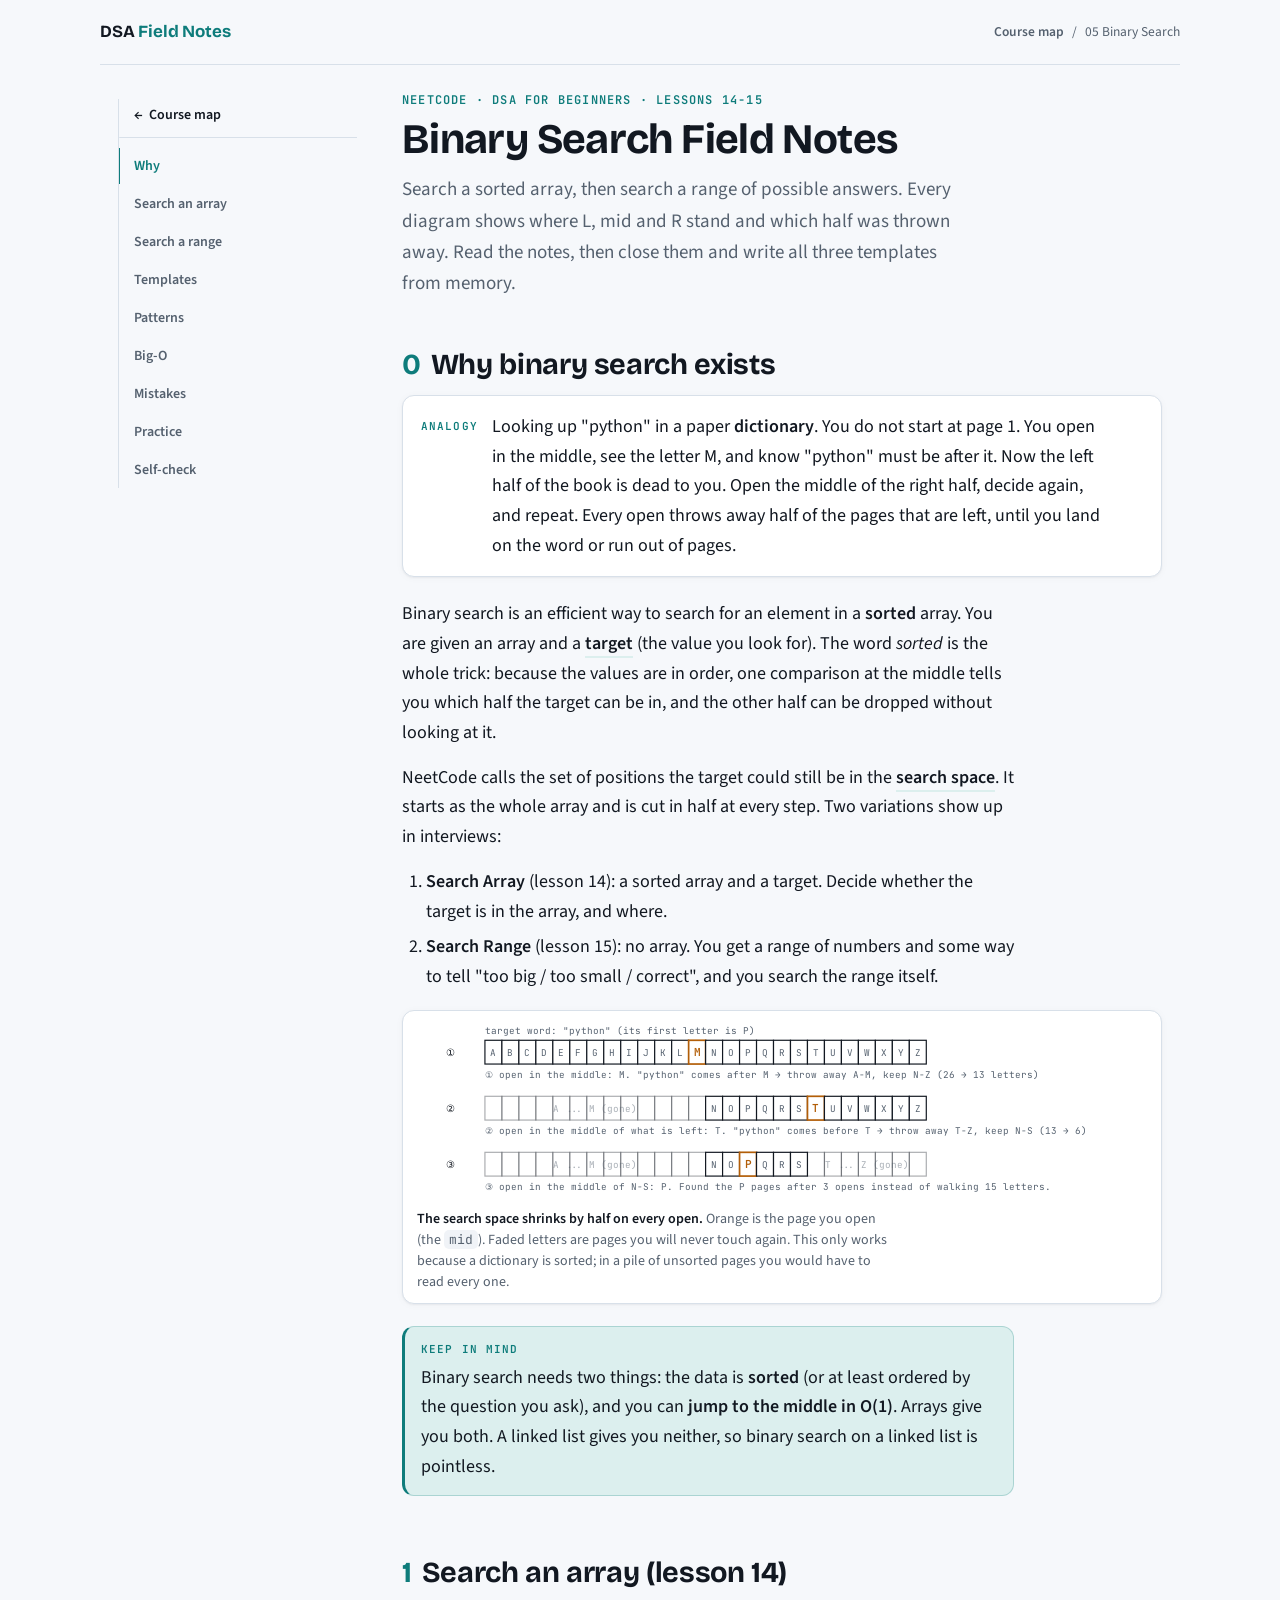
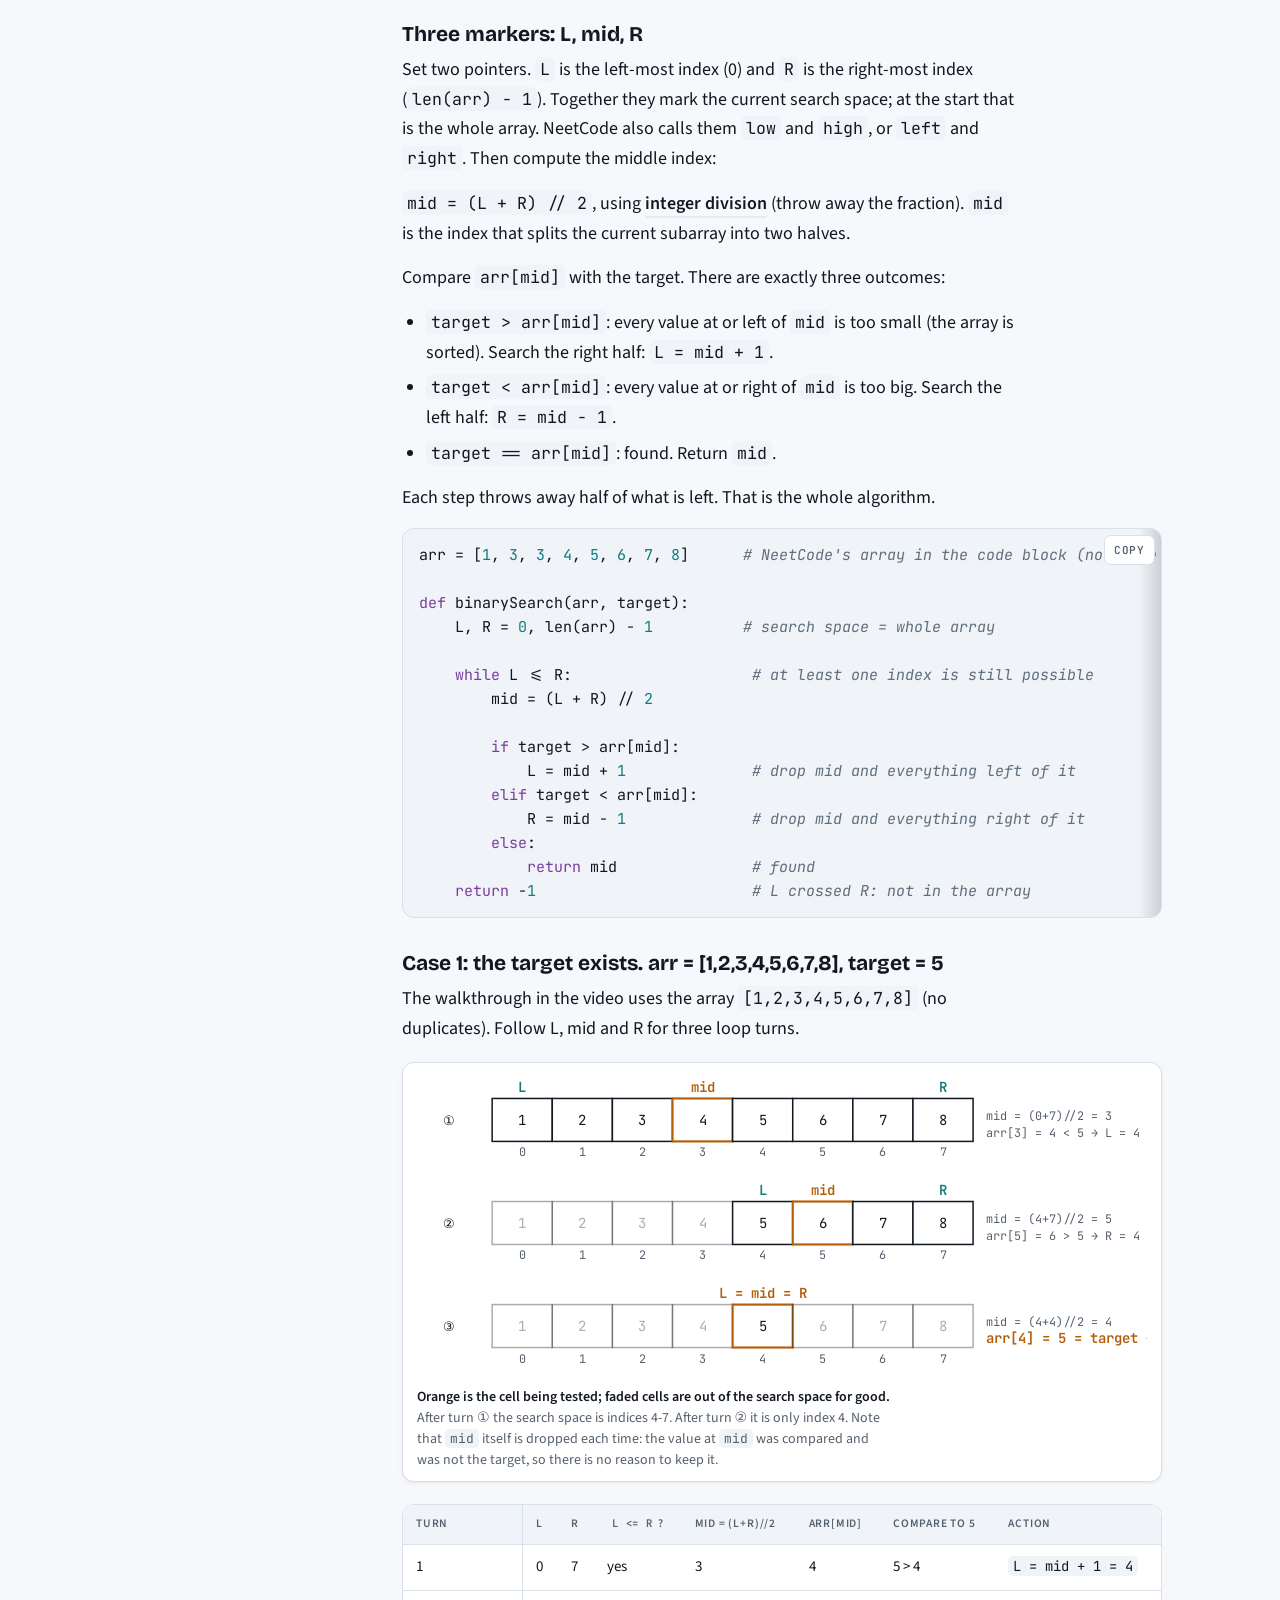
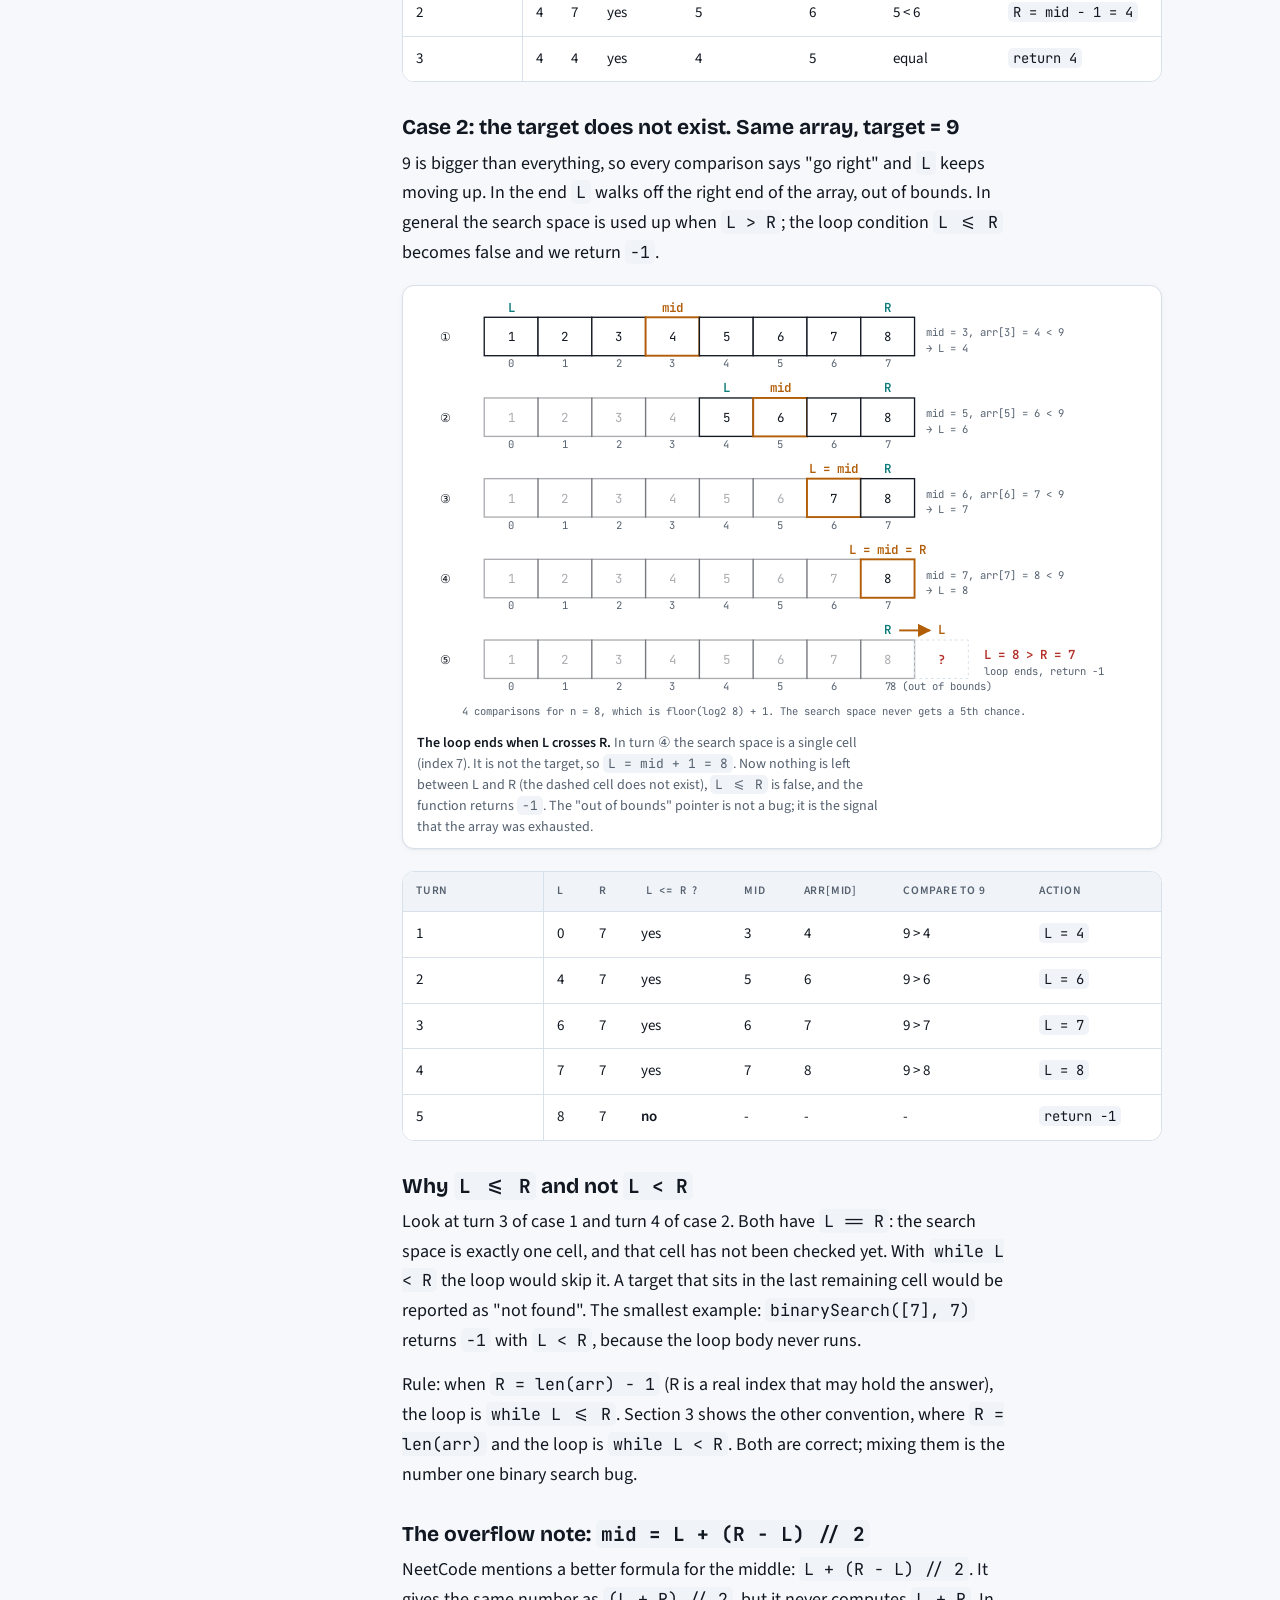
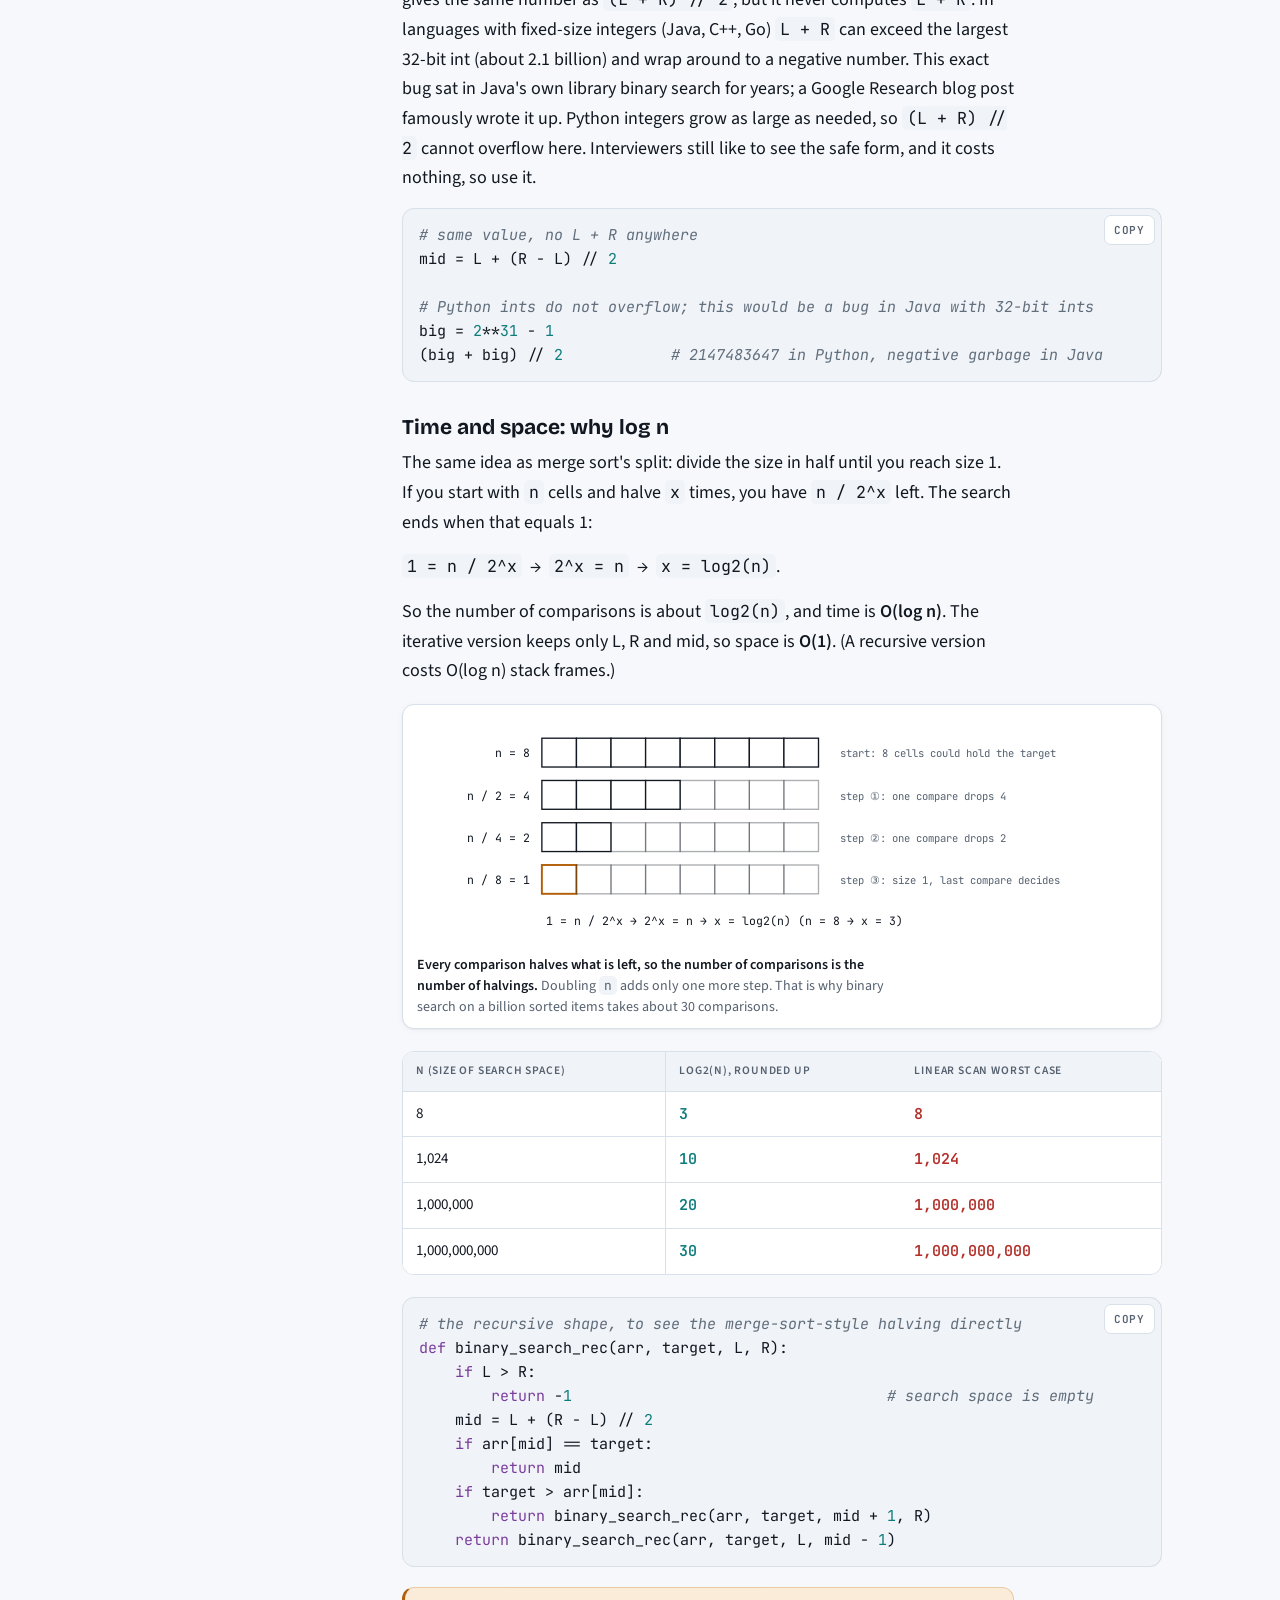
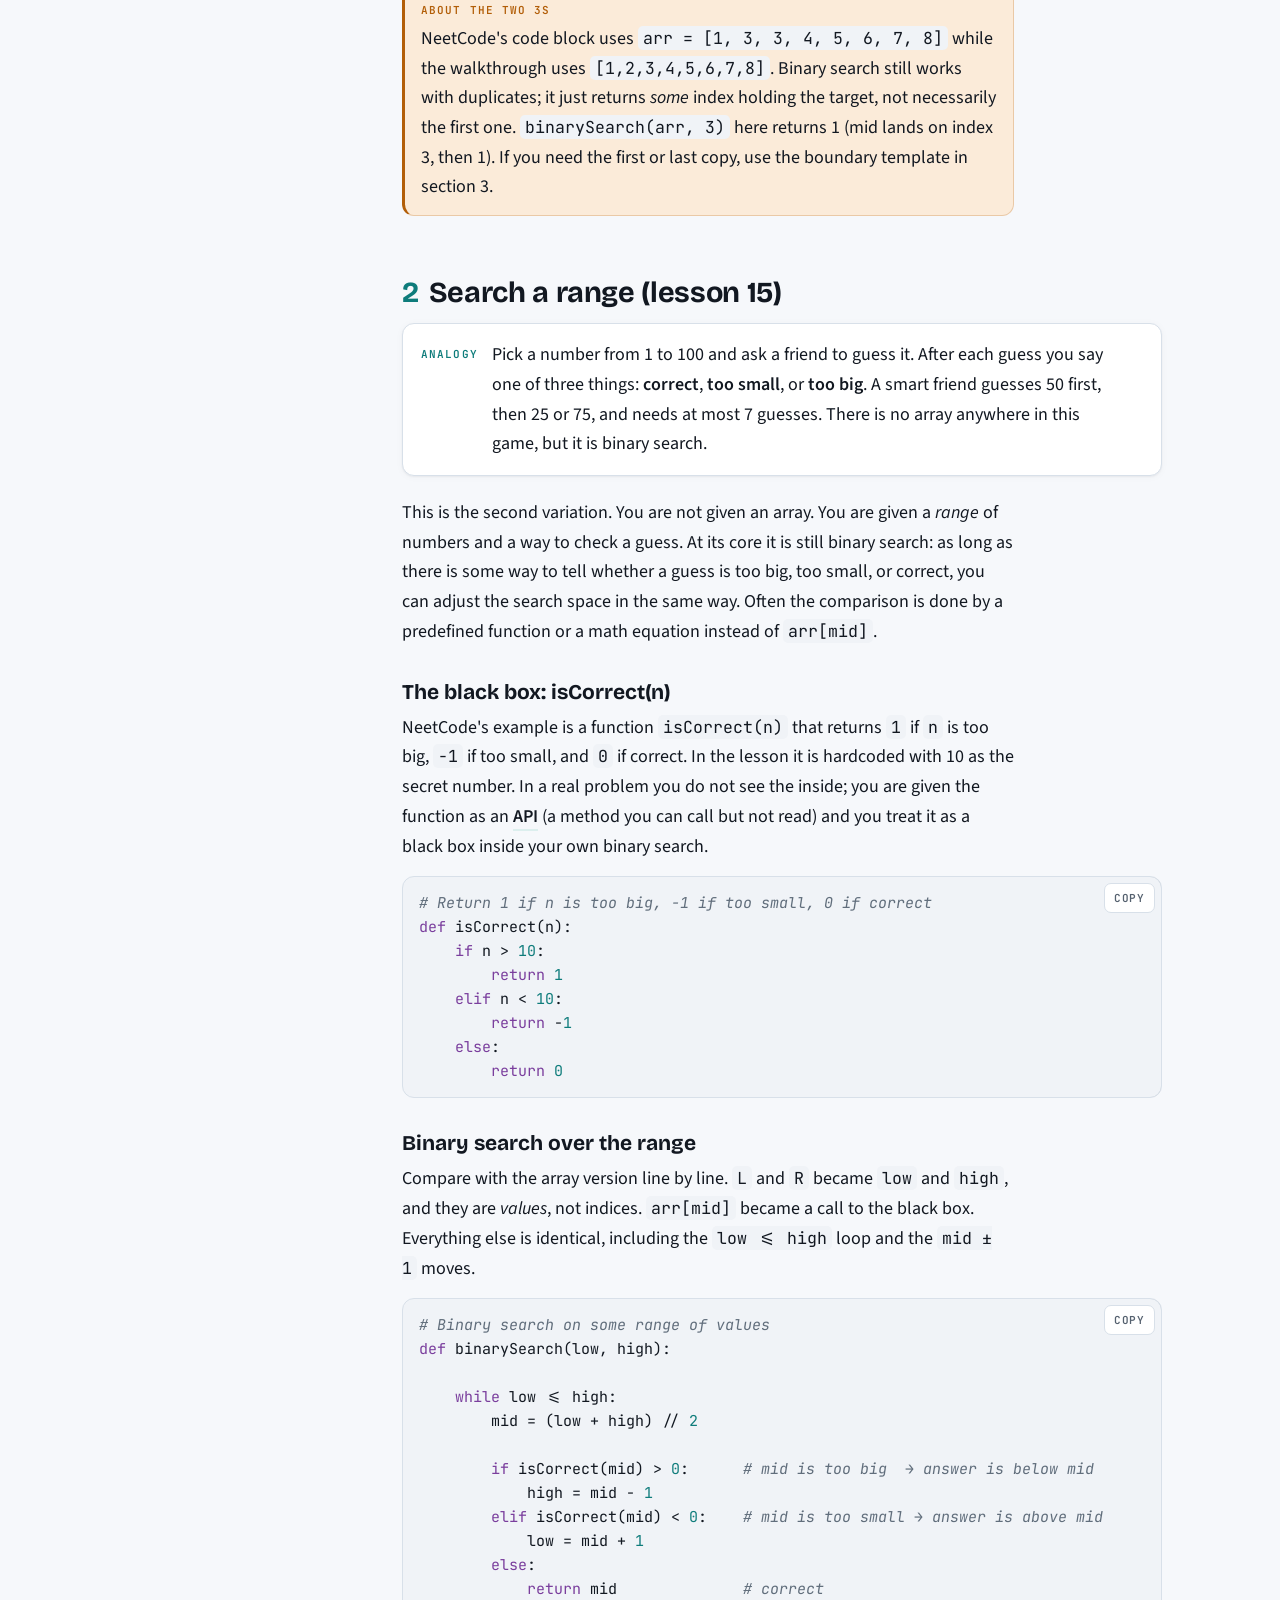
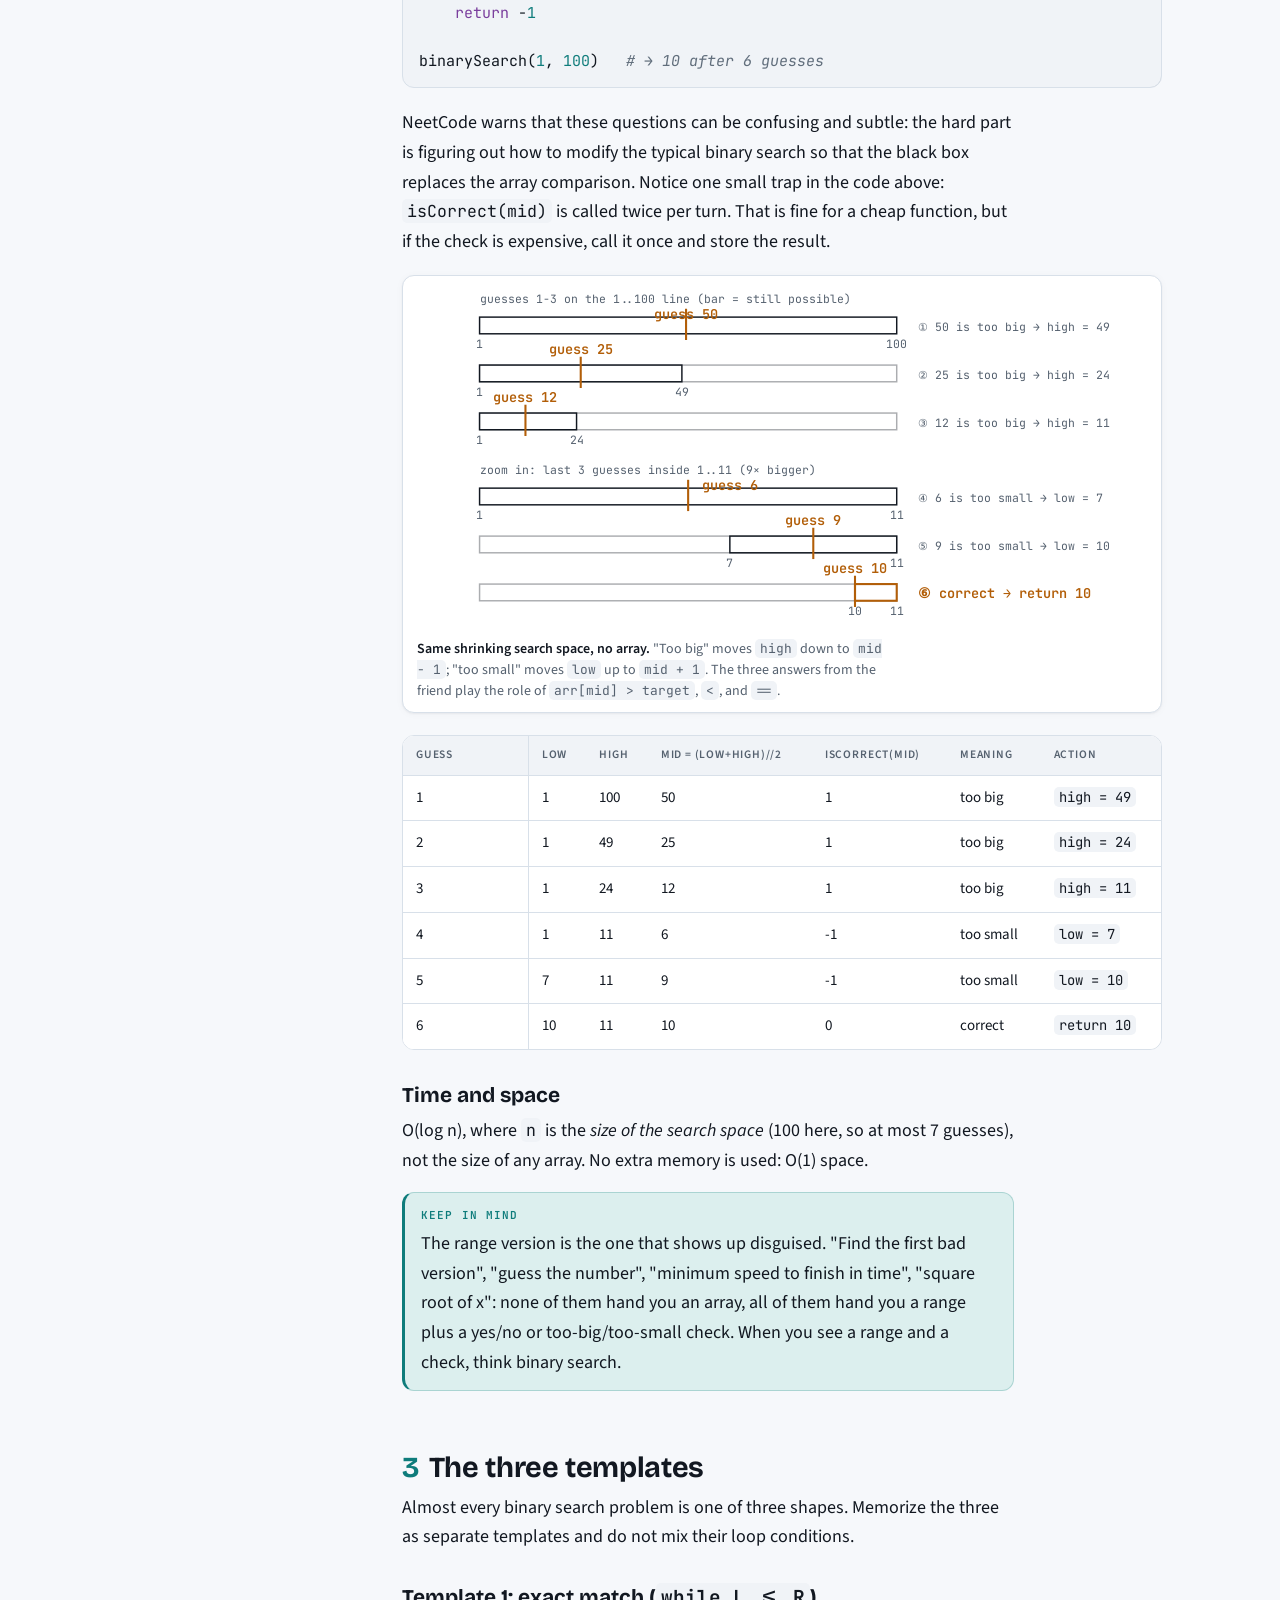
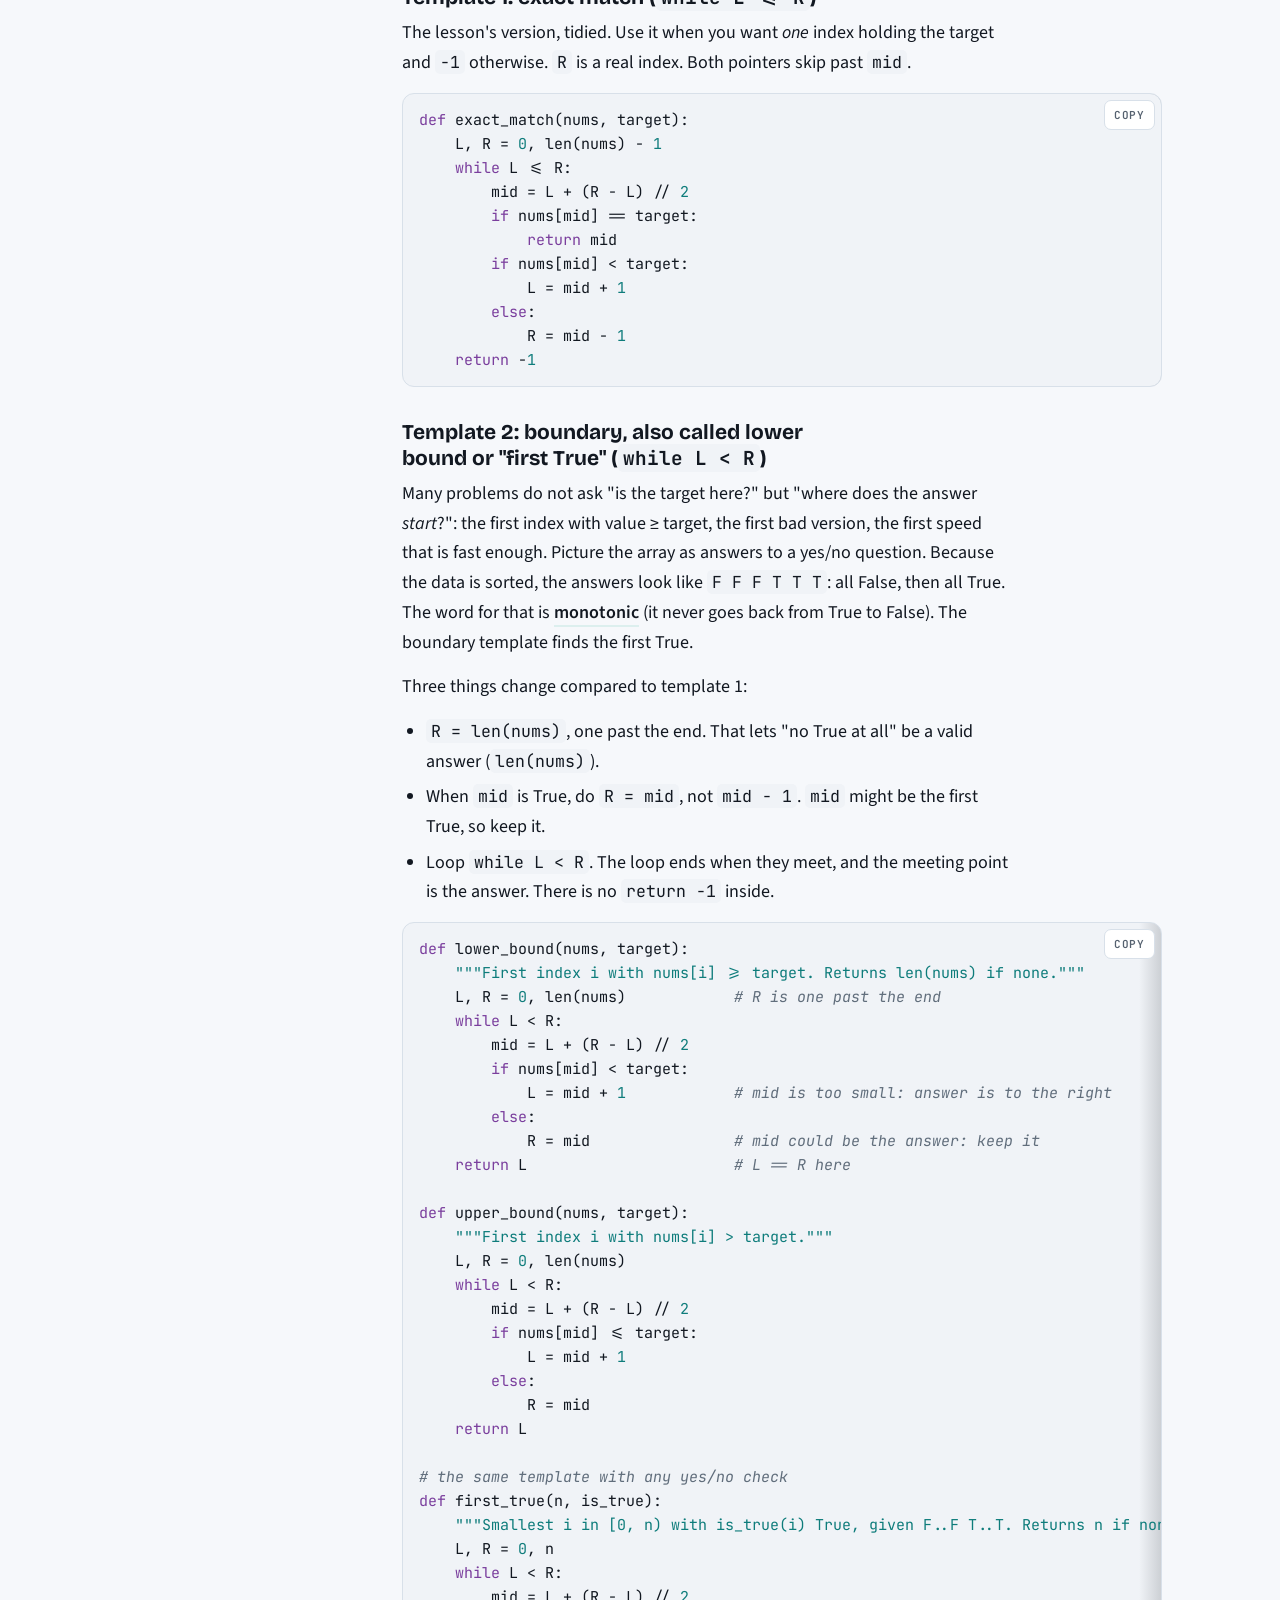
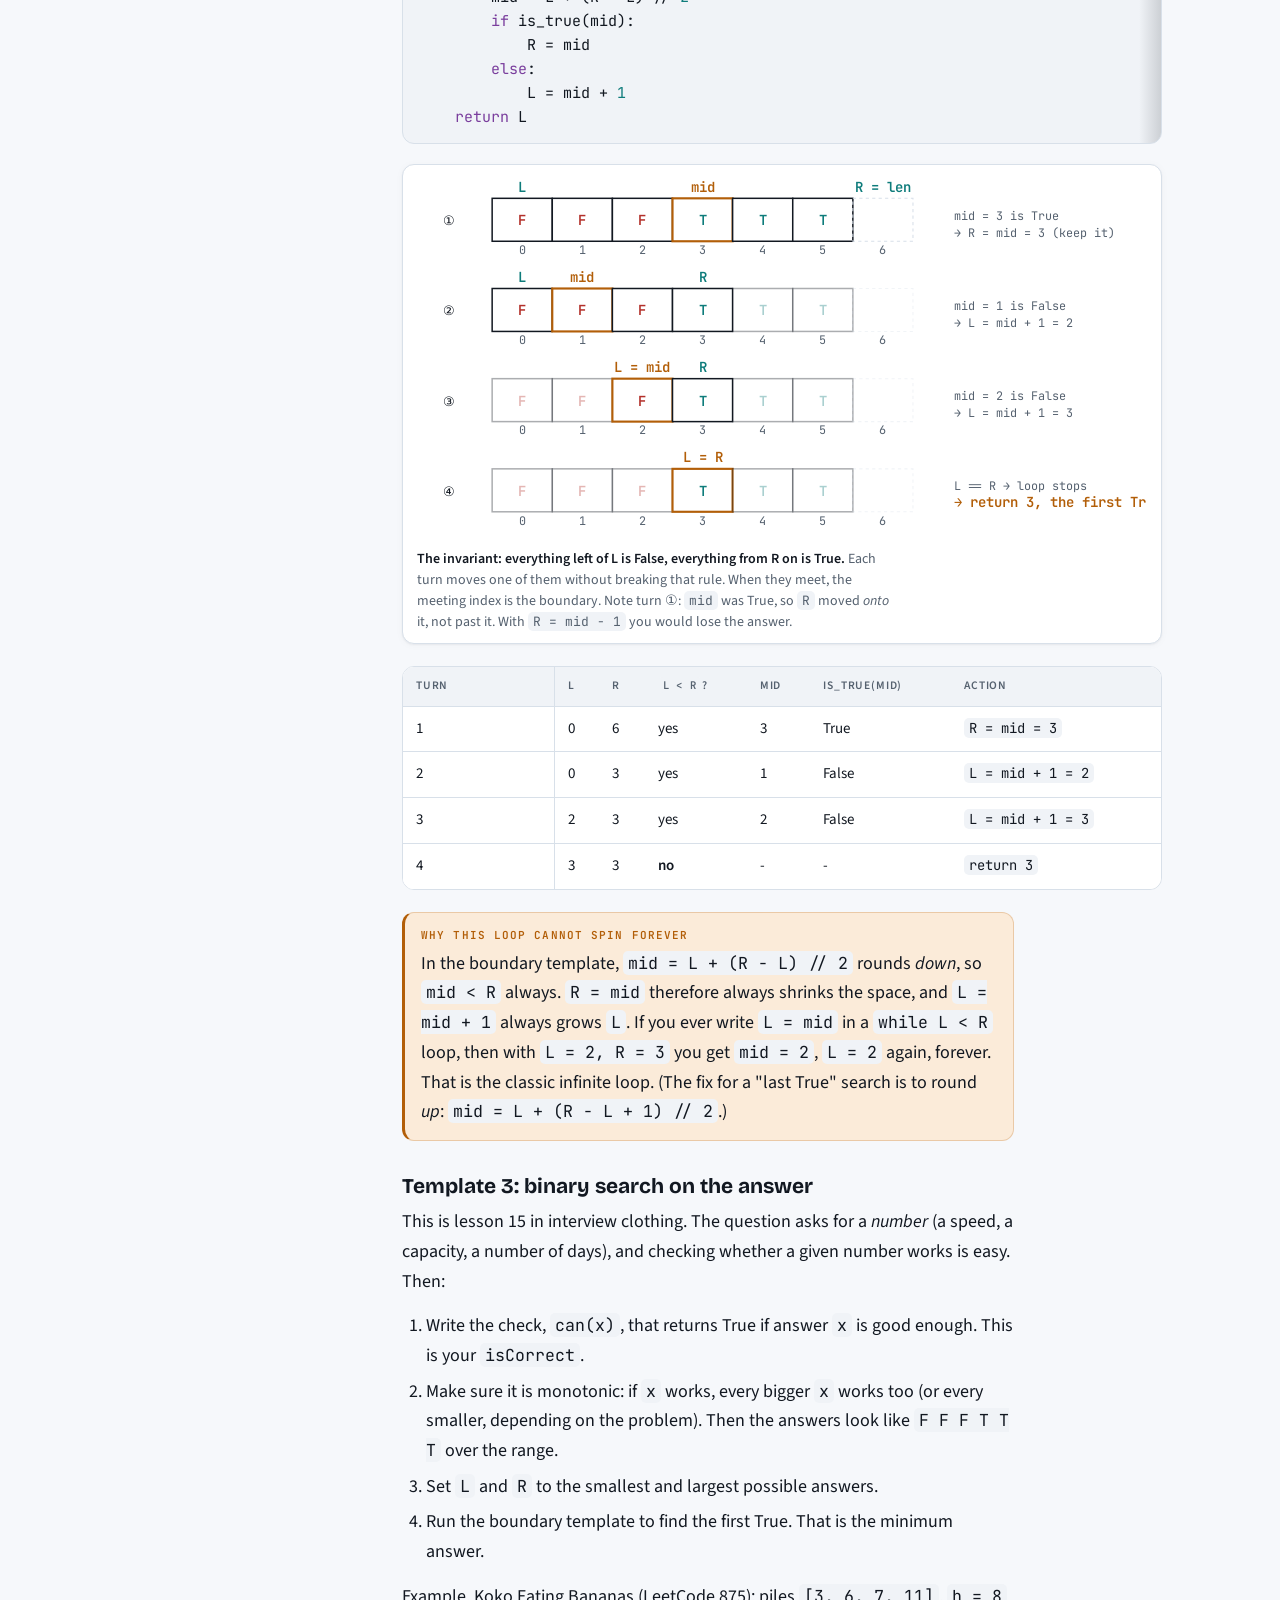
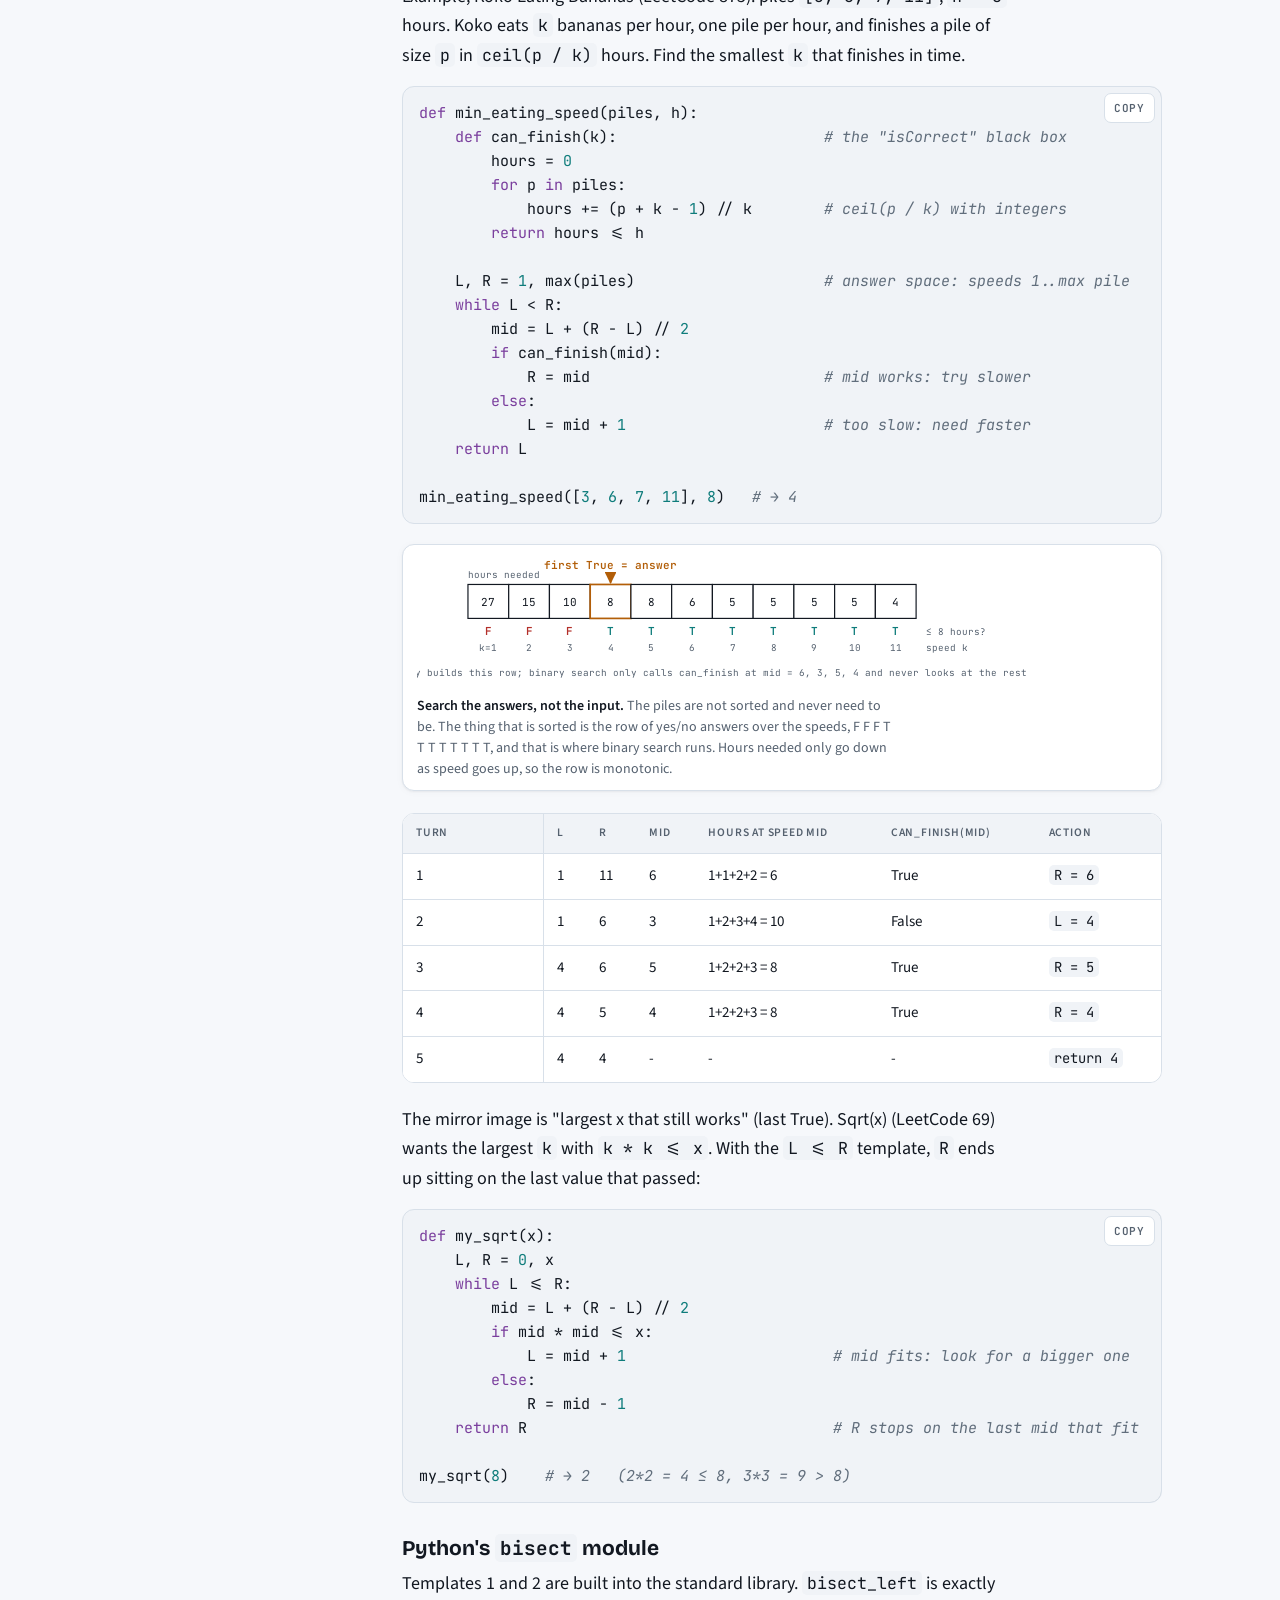
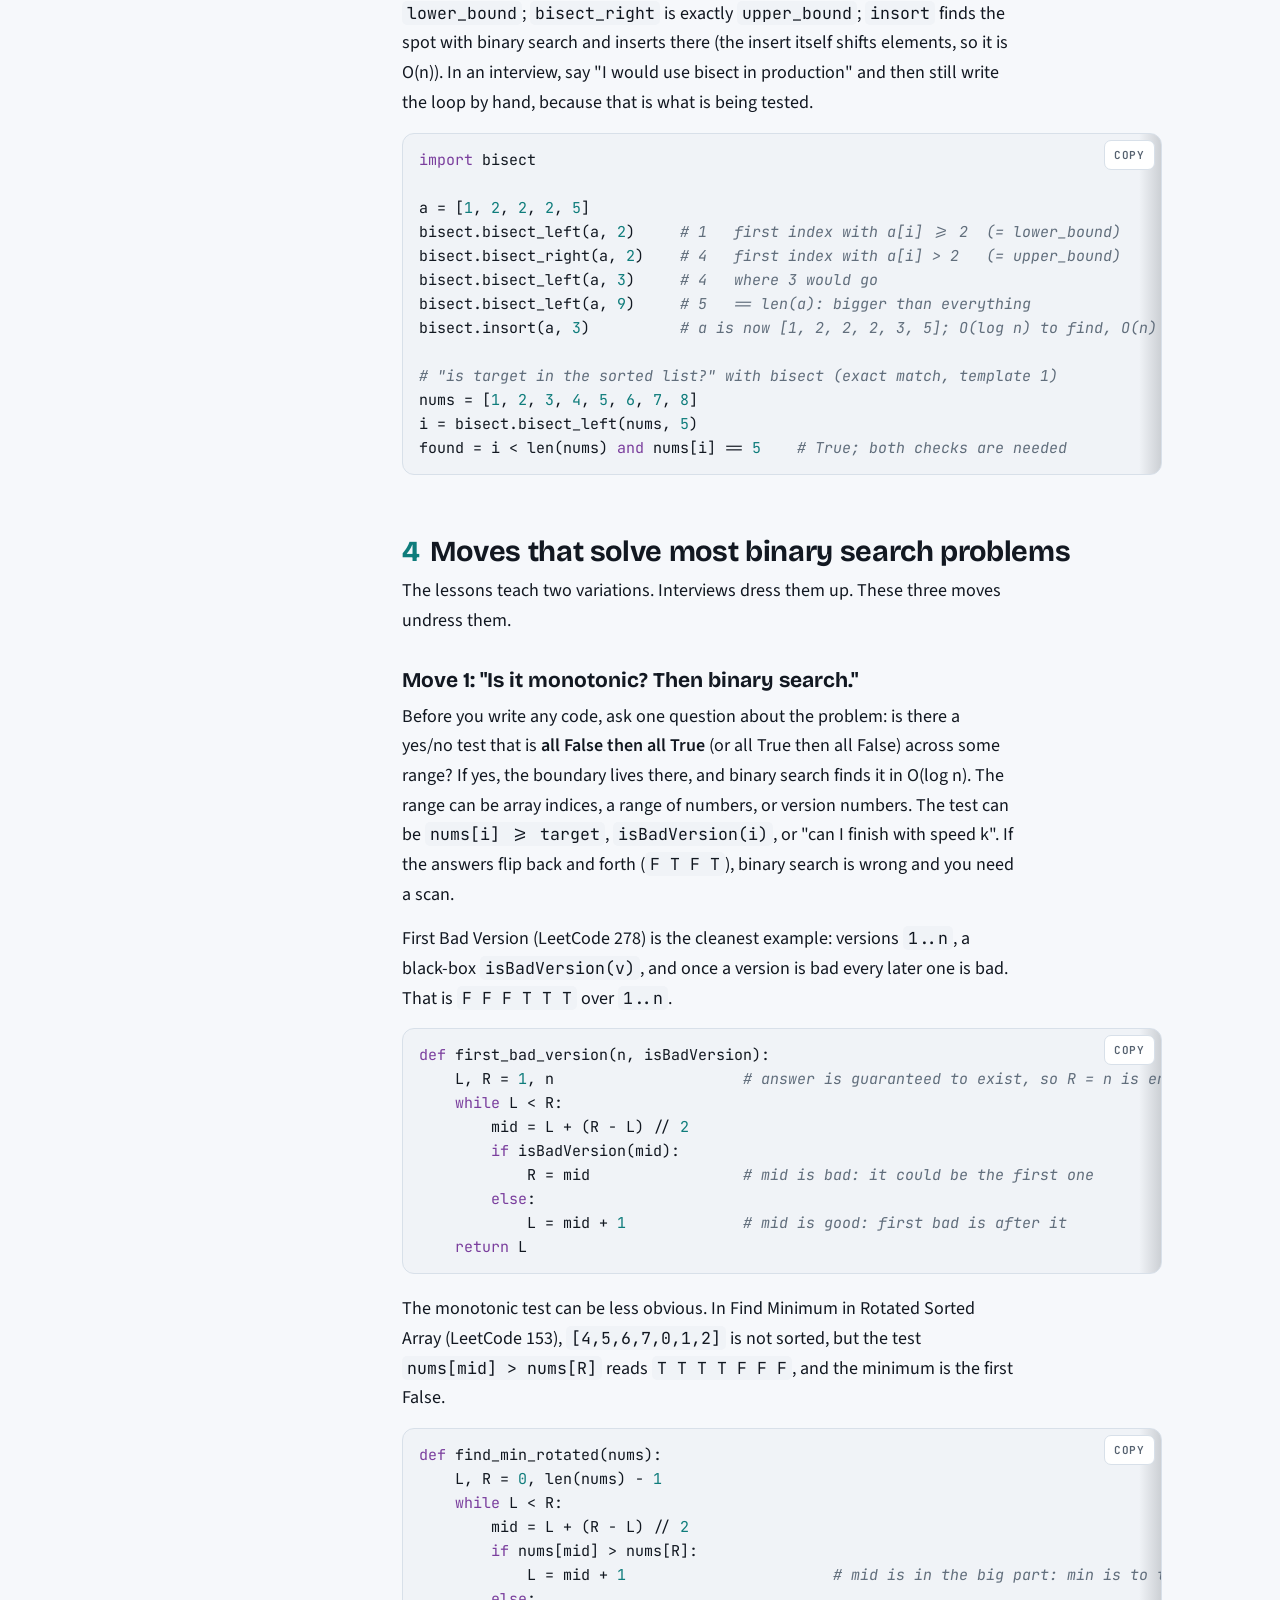
<file: topics/05-binary-search.html>
<!doctype html>
<html lang="en">
<head>
<meta charset="utf-8">
<meta name="viewport" content="width=device-width, initial-scale=1, viewport-fit=cover">
<meta name="theme-color" content="#F6F8FB" media="(prefers-color-scheme: light)">
<meta name="theme-color" content="#0F141A" media="(prefers-color-scheme: dark)">
<meta name="apple-mobile-web-app-capable" content="yes">
<meta name="apple-mobile-web-app-status-bar-style" content="default">
<meta name="apple-mobile-web-app-title" content="DSA Notes">
<meta name="format-detection" content="telephone=no">
<title>Binary Search · DSA Field Notes</title>
<meta name="description" content="Binary search on a sorted array and on a range of answers - L / mid / R diagrams, full traces, the three templates, bisect, Big-O, mistakes, practice, self-check.">
<link rel="stylesheet" href="https://fonts.googleapis.com/css2?family=Bricolage+Grotesque:opsz,wght@12..96,500;12..96,700&family=Source+Sans+3:ital,wght@0,400;0,600;1,400&family=JetBrains+Mono:wght@400;600&display=swap">
<link rel="stylesheet" href="../assets/style.css">
<link rel="manifest" href="../manifest.webmanifest">
</head>
<body>
<svg width="0" height="0" style="position:absolute" aria-hidden="true">
  <defs>
    <marker id="arr" viewBox="0 0 10 10" refX="9" refY="5" markerWidth="7" markerHeight="7" orient="auto-start-reverse"><path d="M0,0 L10,5 L0,10 z" class="arr"/></marker>
    <marker id="arrNew" viewBox="0 0 10 10" refX="9" refY="5" markerWidth="7" markerHeight="7" orient="auto-start-reverse"><path d="M0,0 L10,5 L0,10 z" class="arrNew"/></marker>
    <marker id="arrOld" viewBox="0 0 10 10" refX="9" refY="5" markerWidth="7" markerHeight="7" orient="auto-start-reverse"><path d="M0,0 L10,5 L0,10 z" class="arrOld"/></marker>
    <marker id="arrCur" viewBox="0 0 10 10" refX="9" refY="5" markerWidth="7" markerHeight="7" orient="auto-start-reverse"><path d="M0,0 L10,5 L0,10 z" class="arrCur"/></marker>
  </defs>
</svg>

<div class="wrap">

<header class="site-head">
  <a class="brand" href="../index.html">DSA <span>Field Notes</span></a>
  <div class="crumbs"><a href="../index.html">Course map</a> <span>/</span> <span>05 Binary Search</span></div>
</header>
<div class="layout">

<nav class="sections" aria-label="Sections">
  <a class="home" href="../index.html">Course map</a>
  <a href="#why">Why</a>
  <a href="#array">Search an array</a>
  <a href="#range">Search a range</a>
  <a href="#templates">Templates</a>
  <a href="#patterns">Patterns</a>
  <a href="#complexity">Big-O</a>
  <a href="#mistakes">Mistakes</a>
  <a href="#practice">Practice</a>
  <a href="#quiz">Self-check</a>
</nav>

<div class="content">
<header class="top">
  <div class="eyebrow">NeetCode · DSA for Beginners · Lessons 14-15</div>
  <h1>Binary Search Field Notes</h1>
  <p class="lede">Search a sorted array, then search a range of possible answers. Every diagram shows where L, mid and R stand and which half was thrown away. Read the notes, then close them and write all three templates from memory.</p>
</header>

<!-- ============================ WHY ============================ -->
<section id="why">
  <h2><span class="num">0</span>Why binary search exists</h2>

  <div class="analogy">
    <div class="tag">Analogy</div>
    <p>Looking up "python" in a paper <strong>dictionary</strong>. You do not start at page 1. You open in the middle, see the letter M, and know "python" must be after it. Now the left half of the book is dead to you. Open the middle of the right half, decide again, and repeat. Every open throws away half of the pages that are left, until you land on the word or run out of pages.</p>
  </div>

  <p>Binary search is an efficient way to search for an element in a <strong>sorted</strong> array. You are given an array and a <dfn>target</dfn> (the value you look for). The word <em>sorted</em> is the whole trick: because the values are in order, one comparison at the middle tells you which half the target can be in, and the other half can be dropped without looking at it.</p>

  <p>NeetCode calls the set of positions the target could still be in the <dfn>search space</dfn>. It starts as the whole array and is cut in half at every step. Two variations show up in interviews:</p>
  <ol>
    <li><strong>Search Array</strong> (lesson 14): a sorted array and a target. Decide whether the target is in the array, and where.</li>
    <li><strong>Search Range</strong> (lesson 15): no array. You get a range of numbers and some way to tell "too big / too small / correct", and you search the range itself.</li>
  </ol>

  <figure>
    <svg viewBox="0 0 860 205" role="img" aria-label="Looking up the word python in a dictionary. Open at M, throw away A to L. Open at T, throw away T to Z. Open at P and find the word. The live part of the alphabet shrinks by half each time.">
      <text x="80" y="10" class="t small">target word: "python"   (its first letter is P)</text>
      <!-- row 1: all 26 letters, open at M -->
      <text x="40" y="37" class="t mono" text-anchor="middle">①</text>
      <g>
        <rect x="80" y="18" width="20" height="28" class="nd"/><text x="90" y="37" class="t small" text-anchor="middle">A</text>
        <rect x="100" y="18" width="20" height="28" class="nd"/><text x="110" y="37" class="t small" text-anchor="middle">B</text>
        <rect x="120" y="18" width="20" height="28" class="nd"/><text x="130" y="37" class="t small" text-anchor="middle">C</text>
        <rect x="140" y="18" width="20" height="28" class="nd"/><text x="150" y="37" class="t small" text-anchor="middle">D</text>
        <rect x="160" y="18" width="20" height="28" class="nd"/><text x="170" y="37" class="t small" text-anchor="middle">E</text>
        <rect x="180" y="18" width="20" height="28" class="nd"/><text x="190" y="37" class="t small" text-anchor="middle">F</text>
        <rect x="200" y="18" width="20" height="28" class="nd"/><text x="210" y="37" class="t small" text-anchor="middle">G</text>
        <rect x="220" y="18" width="20" height="28" class="nd"/><text x="230" y="37" class="t small" text-anchor="middle">H</text>
        <rect x="240" y="18" width="20" height="28" class="nd"/><text x="250" y="37" class="t small" text-anchor="middle">I</text>
        <rect x="260" y="18" width="20" height="28" class="nd"/><text x="270" y="37" class="t small" text-anchor="middle">J</text>
        <rect x="280" y="18" width="20" height="28" class="nd"/><text x="290" y="37" class="t small" text-anchor="middle">K</text>
        <rect x="300" y="18" width="20" height="28" class="nd"/><text x="310" y="37" class="t small" text-anchor="middle">L</text>
        <rect x="320" y="18" width="20" height="28" class="nd newnd"/><text x="330" y="37" class="t newlab" text-anchor="middle" font-size="11">M</text>
        <rect x="340" y="18" width="20" height="28" class="nd"/><text x="350" y="37" class="t small" text-anchor="middle">N</text>
        <rect x="360" y="18" width="20" height="28" class="nd"/><text x="370" y="37" class="t small" text-anchor="middle">O</text>
        <rect x="380" y="18" width="20" height="28" class="nd"/><text x="390" y="37" class="t small" text-anchor="middle">P</text>
        <rect x="400" y="18" width="20" height="28" class="nd"/><text x="410" y="37" class="t small" text-anchor="middle">Q</text>
        <rect x="420" y="18" width="20" height="28" class="nd"/><text x="430" y="37" class="t small" text-anchor="middle">R</text>
        <rect x="440" y="18" width="20" height="28" class="nd"/><text x="450" y="37" class="t small" text-anchor="middle">S</text>
        <rect x="460" y="18" width="20" height="28" class="nd"/><text x="470" y="37" class="t small" text-anchor="middle">T</text>
        <rect x="480" y="18" width="20" height="28" class="nd"/><text x="490" y="37" class="t small" text-anchor="middle">U</text>
        <rect x="500" y="18" width="20" height="28" class="nd"/><text x="510" y="37" class="t small" text-anchor="middle">V</text>
        <rect x="520" y="18" width="20" height="28" class="nd"/><text x="530" y="37" class="t small" text-anchor="middle">W</text>
        <rect x="540" y="18" width="20" height="28" class="nd"/><text x="550" y="37" class="t small" text-anchor="middle">X</text>
        <rect x="560" y="18" width="20" height="28" class="nd"/><text x="570" y="37" class="t small" text-anchor="middle">Y</text>
        <rect x="580" y="18" width="20" height="28" class="nd"/><text x="590" y="37" class="t small" text-anchor="middle">Z</text>
      </g>
      <text x="80" y="62" class="t small">① open in the middle: M.  "python" comes after M  →  throw away A-M, keep N-Z  (26 → 13 letters)</text>

      <!-- row 2: N..Z live, open at T -->
      <text x="40" y="103" class="t mono" text-anchor="middle">②</text>
      <g>
        <rect x="80" y="84" width="20" height="28" class="nd dim"/><rect x="100" y="84" width="20" height="28" class="nd dim"/><rect x="120" y="84" width="20" height="28" class="nd dim"/><rect x="140" y="84" width="20" height="28" class="nd dim"/><rect x="160" y="84" width="20" height="28" class="nd dim"/><rect x="180" y="84" width="20" height="28" class="nd dim"/><rect x="200" y="84" width="20" height="28" class="nd dim"/><rect x="220" y="84" width="20" height="28" class="nd dim"/><rect x="240" y="84" width="20" height="28" class="nd dim"/><rect x="260" y="84" width="20" height="28" class="nd dim"/><rect x="280" y="84" width="20" height="28" class="nd dim"/><rect x="300" y="84" width="20" height="28" class="nd dim"/><rect x="320" y="84" width="20" height="28" class="nd dim"/>
        <text x="210" y="103" class="t small" text-anchor="middle" opacity=".5">A ... M  (gone)</text>
        <rect x="340" y="84" width="20" height="28" class="nd"/><text x="350" y="103" class="t small" text-anchor="middle">N</text>
        <rect x="360" y="84" width="20" height="28" class="nd"/><text x="370" y="103" class="t small" text-anchor="middle">O</text>
        <rect x="380" y="84" width="20" height="28" class="nd"/><text x="390" y="103" class="t small" text-anchor="middle">P</text>
        <rect x="400" y="84" width="20" height="28" class="nd"/><text x="410" y="103" class="t small" text-anchor="middle">Q</text>
        <rect x="420" y="84" width="20" height="28" class="nd"/><text x="430" y="103" class="t small" text-anchor="middle">R</text>
        <rect x="440" y="84" width="20" height="28" class="nd"/><text x="450" y="103" class="t small" text-anchor="middle">S</text>
        <rect x="460" y="84" width="20" height="28" class="nd newnd"/><text x="470" y="103" class="t newlab" text-anchor="middle" font-size="11">T</text>
        <rect x="480" y="84" width="20" height="28" class="nd"/><text x="490" y="103" class="t small" text-anchor="middle">U</text>
        <rect x="500" y="84" width="20" height="28" class="nd"/><text x="510" y="103" class="t small" text-anchor="middle">V</text>
        <rect x="520" y="84" width="20" height="28" class="nd"/><text x="530" y="103" class="t small" text-anchor="middle">W</text>
        <rect x="540" y="84" width="20" height="28" class="nd"/><text x="550" y="103" class="t small" text-anchor="middle">X</text>
        <rect x="560" y="84" width="20" height="28" class="nd"/><text x="570" y="103" class="t small" text-anchor="middle">Y</text>
        <rect x="580" y="84" width="20" height="28" class="nd"/><text x="590" y="103" class="t small" text-anchor="middle">Z</text>
      </g>
      <text x="80" y="128" class="t small">② open in the middle of what is left: T.  "python" comes before T  →  throw away T-Z, keep N-S  (13 → 6)</text>

      <!-- row 3: N..S live, open at P -->
      <text x="40" y="169" class="t mono" text-anchor="middle">③</text>
      <g>
        <rect x="80" y="150" width="20" height="28" class="nd dim"/><rect x="100" y="150" width="20" height="28" class="nd dim"/><rect x="120" y="150" width="20" height="28" class="nd dim"/><rect x="140" y="150" width="20" height="28" class="nd dim"/><rect x="160" y="150" width="20" height="28" class="nd dim"/><rect x="180" y="150" width="20" height="28" class="nd dim"/><rect x="200" y="150" width="20" height="28" class="nd dim"/><rect x="220" y="150" width="20" height="28" class="nd dim"/><rect x="240" y="150" width="20" height="28" class="nd dim"/><rect x="260" y="150" width="20" height="28" class="nd dim"/><rect x="280" y="150" width="20" height="28" class="nd dim"/><rect x="300" y="150" width="20" height="28" class="nd dim"/><rect x="320" y="150" width="20" height="28" class="nd dim"/>
        <text x="210" y="169" class="t small" text-anchor="middle" opacity=".5">A ... M  (gone)</text>
        <rect x="340" y="150" width="20" height="28" class="nd"/><text x="350" y="169" class="t small" text-anchor="middle">N</text>
        <rect x="360" y="150" width="20" height="28" class="nd"/><text x="370" y="169" class="t small" text-anchor="middle">O</text>
        <rect x="380" y="150" width="20" height="28" class="nd newnd"/><text x="390" y="169" class="t newlab" text-anchor="middle" font-size="11">P</text>
        <rect x="400" y="150" width="20" height="28" class="nd"/><text x="410" y="169" class="t small" text-anchor="middle">Q</text>
        <rect x="420" y="150" width="20" height="28" class="nd"/><text x="430" y="169" class="t small" text-anchor="middle">R</text>
        <rect x="440" y="150" width="20" height="28" class="nd"/><text x="450" y="169" class="t small" text-anchor="middle">S</text>
        <rect x="460" y="150" width="20" height="28" class="nd dim"/><rect x="480" y="150" width="20" height="28" class="nd dim"/><rect x="500" y="150" width="20" height="28" class="nd dim"/><rect x="520" y="150" width="20" height="28" class="nd dim"/><rect x="540" y="150" width="20" height="28" class="nd dim"/><rect x="560" y="150" width="20" height="28" class="nd dim"/><rect x="580" y="150" width="20" height="28" class="nd dim"/>
        <text x="530" y="169" class="t small" text-anchor="middle" opacity=".5">T ... Z  (gone)</text>
      </g>
      <text x="80" y="194" class="t small">③ open in the middle of N-S: P.  Found the P pages after 3 opens instead of walking 15 letters.</text>
    </svg>
    <figcaption><b>The search space shrinks by half on every open.</b> Orange is the page you open (the <code>mid</code>). Faded letters are pages you will never touch again. This only works because a dictionary is sorted; in a pile of unsorted pages you would have to read every one.</figcaption>
  </figure>

  <div class="callout keep">
    <span class="lab">Keep in mind</span>
    <p>Binary search needs two things: the data is <strong>sorted</strong> (or at least ordered by the question you ask), and you can <strong>jump to the middle in O(1)</strong>. Arrays give you both. A linked list gives you neither, so binary search on a linked list is pointless.</p>
  </div>
</section>

<!-- ============================ SEARCH AN ARRAY ============================ -->
<section id="array">
  <h2><span class="num">1</span>Search an array (lesson 14)</h2>

  <h3>Three markers: L, mid, R</h3>
  <p>Set two pointers. <code>L</code> is the left-most index (0) and <code>R</code> is the right-most index (<code>len(arr) - 1</code>). Together they mark the current search space; at the start that is the whole array. NeetCode also calls them <code>low</code> and <code>high</code>, or <code>left</code> and <code>right</code>. Then compute the middle index:</p>
  <p><code>mid = (L + R) // 2</code>, using <dfn>integer division</dfn> (throw away the fraction). <code>mid</code> is the index that splits the current subarray into two halves.</p>
  <p>Compare <code>arr[mid]</code> with the target. There are exactly three outcomes:</p>
  <ul>
    <li><code>target &gt; arr[mid]</code>: every value at or left of <code>mid</code> is too small (the array is sorted). Search the right half: <code>L = mid + 1</code>.</li>
    <li><code>target &lt; arr[mid]</code>: every value at or right of <code>mid</code> is too big. Search the left half: <code>R = mid - 1</code>.</li>
    <li><code>target == arr[mid]</code>: found. Return <code>mid</code>.</li>
  </ul>
  <p>Each step throws away half of what is left. That is the whole algorithm.</p>

<pre><code>arr = [<span class="s">1</span>, <span class="s">3</span>, <span class="s">3</span>, <span class="s">4</span>, <span class="s">5</span>, <span class="s">6</span>, <span class="s">7</span>, <span class="s">8</span>]      <span class="c"># NeetCode's array in the code block (note the two 3s)</span>

<span class="k">def</span> binarySearch(arr, target):
    L, R = <span class="s">0</span>, len(arr) - <span class="s">1</span>          <span class="c"># search space = whole array</span>

    <span class="k">while</span> L &lt;= R:                    <span class="c"># at least one index is still possible</span>
        mid = (L + R) // <span class="s">2</span>

        <span class="k">if</span> target &gt; arr[mid]:
            L = mid + <span class="s">1</span>              <span class="c"># drop mid and everything left of it</span>
        <span class="k">elif</span> target &lt; arr[mid]:
            R = mid - <span class="s">1</span>              <span class="c"># drop mid and everything right of it</span>
        <span class="k">else</span>:
            <span class="k">return</span> mid               <span class="c"># found</span>
    <span class="k">return</span> -<span class="s">1</span>                        <span class="c"># L crossed R: not in the array</span></code></pre>

  <h3>Case 1: the target exists. arr = [1,2,3,4,5,6,7,8], target = 5</h3>
  <p>The walkthrough in the video uses the array <code>[1,2,3,4,5,6,7,8]</code> (no duplicates). Follow L, mid and R for three loop turns.</p>

  <figure>
    <svg viewBox="0 0 680 280" role="img" aria-label="Binary search for 5 in the array 1 to 8. Turn 1: L=0, mid=3, R=7, arr[3]=4 is less than 5 so L moves to 4. Turn 2: L=4, mid=5, R=7, arr[5]=6 is greater than 5 so R moves to 4. Turn 3: L, mid and R are all 4, arr[4]=5, found.">
      <!-- ===== turn 1 ===== -->
      <text x="30" y="45" class="t mono" text-anchor="middle">①</text>
      <text x="98" y="14" class="t ptrlab" text-anchor="middle">L</text>
      <text x="266" y="14" class="t newlab" text-anchor="middle">mid</text>
      <text x="490" y="14" class="t ptrlab" text-anchor="middle">R</text>
      <g>
        <rect x="70" y="20" width="56" height="40" class="nd"/><text x="98" y="45" class="t" text-anchor="middle">1</text>
        <rect x="126" y="20" width="56" height="40" class="nd"/><text x="154" y="45" class="t" text-anchor="middle">2</text>
        <rect x="182" y="20" width="56" height="40" class="nd"/><text x="210" y="45" class="t" text-anchor="middle">3</text>
        <rect x="238" y="20" width="56" height="40" class="nd newnd"/><text x="266" y="45" class="t" text-anchor="middle">4</text>
        <rect x="294" y="20" width="56" height="40" class="nd"/><text x="322" y="45" class="t" text-anchor="middle">5</text>
        <rect x="350" y="20" width="56" height="40" class="nd"/><text x="378" y="45" class="t" text-anchor="middle">6</text>
        <rect x="406" y="20" width="56" height="40" class="nd"/><text x="434" y="45" class="t" text-anchor="middle">7</text>
        <rect x="462" y="20" width="56" height="40" class="nd"/><text x="490" y="45" class="t" text-anchor="middle">8</text>
        <text x="98" y="74" class="t small" text-anchor="middle">0</text><text x="154" y="74" class="t small" text-anchor="middle">1</text><text x="210" y="74" class="t small" text-anchor="middle">2</text><text x="266" y="74" class="t small" text-anchor="middle">3</text><text x="322" y="74" class="t small" text-anchor="middle">4</text><text x="378" y="74" class="t small" text-anchor="middle">5</text><text x="434" y="74" class="t small" text-anchor="middle">6</text><text x="490" y="74" class="t small" text-anchor="middle">7</text>
      </g>
      <text x="530" y="40" class="t small">mid = (0+7)//2 = 3</text>
      <text x="530" y="56" class="t small">arr[3] = 4 &lt; 5  →  L = 4</text>

      <!-- ===== turn 2 ===== -->
      <text x="30" y="141" class="t mono" text-anchor="middle">②</text>
      <text x="322" y="110" class="t ptrlab" text-anchor="middle">L</text>
      <text x="378" y="110" class="t newlab" text-anchor="middle">mid</text>
      <text x="490" y="110" class="t ptrlab" text-anchor="middle">R</text>
      <g>
        <rect x="70" y="116" width="56" height="40" class="nd dim"/><text x="98" y="141" class="t" text-anchor="middle" opacity=".35">1</text>
        <rect x="126" y="116" width="56" height="40" class="nd dim"/><text x="154" y="141" class="t" text-anchor="middle" opacity=".35">2</text>
        <rect x="182" y="116" width="56" height="40" class="nd dim"/><text x="210" y="141" class="t" text-anchor="middle" opacity=".35">3</text>
        <rect x="238" y="116" width="56" height="40" class="nd dim"/><text x="266" y="141" class="t" text-anchor="middle" opacity=".35">4</text>
        <rect x="294" y="116" width="56" height="40" class="nd"/><text x="322" y="141" class="t" text-anchor="middle">5</text>
        <rect x="350" y="116" width="56" height="40" class="nd newnd"/><text x="378" y="141" class="t" text-anchor="middle">6</text>
        <rect x="406" y="116" width="56" height="40" class="nd"/><text x="434" y="141" class="t" text-anchor="middle">7</text>
        <rect x="462" y="116" width="56" height="40" class="nd"/><text x="490" y="141" class="t" text-anchor="middle">8</text>
        <text x="98" y="170" class="t small" text-anchor="middle">0</text><text x="154" y="170" class="t small" text-anchor="middle">1</text><text x="210" y="170" class="t small" text-anchor="middle">2</text><text x="266" y="170" class="t small" text-anchor="middle">3</text><text x="322" y="170" class="t small" text-anchor="middle">4</text><text x="378" y="170" class="t small" text-anchor="middle">5</text><text x="434" y="170" class="t small" text-anchor="middle">6</text><text x="490" y="170" class="t small" text-anchor="middle">7</text>
      </g>
      <text x="530" y="136" class="t small">mid = (4+7)//2 = 5</text>
      <text x="530" y="152" class="t small">arr[5] = 6 &gt; 5  →  R = 4</text>

      <!-- ===== turn 3 ===== -->
      <text x="30" y="237" class="t mono" text-anchor="middle">③</text>
      <text x="322" y="206" class="t newlab" text-anchor="middle">L = mid = R</text>
      <g>
        <rect x="70" y="212" width="56" height="40" class="nd dim"/><text x="98" y="237" class="t" text-anchor="middle" opacity=".35">1</text>
        <rect x="126" y="212" width="56" height="40" class="nd dim"/><text x="154" y="237" class="t" text-anchor="middle" opacity=".35">2</text>
        <rect x="182" y="212" width="56" height="40" class="nd dim"/><text x="210" y="237" class="t" text-anchor="middle" opacity=".35">3</text>
        <rect x="238" y="212" width="56" height="40" class="nd dim"/><text x="266" y="237" class="t" text-anchor="middle" opacity=".35">4</text>
        <rect x="294" y="212" width="56" height="40" class="nd newnd"/><text x="322" y="237" class="t" text-anchor="middle">5</text>
        <rect x="350" y="212" width="56" height="40" class="nd dim"/><text x="378" y="237" class="t" text-anchor="middle" opacity=".35">6</text>
        <rect x="406" y="212" width="56" height="40" class="nd dim"/><text x="434" y="237" class="t" text-anchor="middle" opacity=".35">7</text>
        <rect x="462" y="212" width="56" height="40" class="nd dim"/><text x="490" y="237" class="t" text-anchor="middle" opacity=".35">8</text>
        <text x="98" y="266" class="t small" text-anchor="middle">0</text><text x="154" y="266" class="t small" text-anchor="middle">1</text><text x="210" y="266" class="t small" text-anchor="middle">2</text><text x="266" y="266" class="t small" text-anchor="middle">3</text><text x="322" y="266" class="t small" text-anchor="middle">4</text><text x="378" y="266" class="t small" text-anchor="middle">5</text><text x="434" y="266" class="t small" text-anchor="middle">6</text><text x="490" y="266" class="t small" text-anchor="middle">7</text>
      </g>
      <text x="530" y="232" class="t small">mid = (4+4)//2 = 4</text>
      <text x="530" y="248" class="t newlab" font-size="11">arr[4] = 5 = target → return 4</text>
    </svg>
    <figcaption><b>Orange is the cell being tested; faded cells are out of the search space for good.</b> After turn ① the search space is indices 4-7. After turn ② it is only index 4. Note that <code>mid</code> itself is dropped each time: the value at <code>mid</code> was compared and was not the target, so there is no reason to keep it.</figcaption>
  </figure>

  <div class="tbl"><table>
    <thead><tr><th>Turn</th><th>L</th><th>R</th><th><code>L &lt;= R</code>?</th><th>mid = (L+R)//2</th><th>arr[mid]</th><th>compare to 5</th><th>action</th></tr></thead>
    <tbody>
      <tr><td>1</td><td>0</td><td>7</td><td>yes</td><td>3</td><td>4</td><td>5 &gt; 4</td><td><code>L = mid + 1 = 4</code></td></tr>
      <tr><td>2</td><td>4</td><td>7</td><td>yes</td><td>5</td><td>6</td><td>5 &lt; 6</td><td><code>R = mid - 1 = 4</code></td></tr>
      <tr><td>3</td><td>4</td><td>4</td><td>yes</td><td>4</td><td>5</td><td>equal</td><td><code>return 4</code></td></tr>
    </tbody>
  </table></div>

  <h3>Case 2: the target does not exist. Same array, target = 9</h3>
  <p>9 is bigger than everything, so every comparison says "go right" and <code>L</code> keeps moving up. In the end <code>L</code> walks off the right end of the array, out of bounds. In general the search space is used up when <code>L &gt; R</code>; the loop condition <code>L &lt;= R</code> becomes false and we return <code>-1</code>.</p>

  <figure>
    <svg viewBox="0 0 760 440" role="img" aria-label="Binary search for 9 in the array 1 to 8. Every comparison moves L right: L goes 0, 4, 6, 7, then 8. At L=8 and R=7, L has crossed R, the loop stops and -1 is returned.">
      <!-- ===== turn 1 ===== -->
      <text x="30" y="43" class="t mono" text-anchor="middle">①</text>
      <text x="98" y="12" class="t ptrlab" text-anchor="middle">L</text>
      <text x="266" y="12" class="t newlab" text-anchor="middle">mid</text>
      <text x="490" y="12" class="t ptrlab" text-anchor="middle">R</text>
      <g>
        <rect x="70" y="18" width="56" height="40" class="nd"/><text x="98" y="43" class="t" text-anchor="middle">1</text>
        <rect x="126" y="18" width="56" height="40" class="nd"/><text x="154" y="43" class="t" text-anchor="middle">2</text>
        <rect x="182" y="18" width="56" height="40" class="nd"/><text x="210" y="43" class="t" text-anchor="middle">3</text>
        <rect x="238" y="18" width="56" height="40" class="nd newnd"/><text x="266" y="43" class="t" text-anchor="middle">4</text>
        <rect x="294" y="18" width="56" height="40" class="nd"/><text x="322" y="43" class="t" text-anchor="middle">5</text>
        <rect x="350" y="18" width="56" height="40" class="nd"/><text x="378" y="43" class="t" text-anchor="middle">6</text>
        <rect x="406" y="18" width="56" height="40" class="nd"/><text x="434" y="43" class="t" text-anchor="middle">7</text>
        <rect x="462" y="18" width="56" height="40" class="nd"/><text x="490" y="43" class="t" text-anchor="middle">8</text>
        <text x="98" y="70" class="t small" text-anchor="middle">0</text><text x="154" y="70" class="t small" text-anchor="middle">1</text><text x="210" y="70" class="t small" text-anchor="middle">2</text><text x="266" y="70" class="t small" text-anchor="middle">3</text><text x="322" y="70" class="t small" text-anchor="middle">4</text><text x="378" y="70" class="t small" text-anchor="middle">5</text><text x="434" y="70" class="t small" text-anchor="middle">6</text><text x="490" y="70" class="t small" text-anchor="middle">7</text>
      </g>
      <text x="530" y="38" class="t small">mid = 3, arr[3] = 4 &lt; 9</text>
      <text x="530" y="54" class="t small">→ L = 4</text>

      <!-- ===== turn 2 ===== -->
      <text x="30" y="127" class="t mono" text-anchor="middle">②</text>
      <text x="322" y="96" class="t ptrlab" text-anchor="middle">L</text>
      <text x="378" y="96" class="t newlab" text-anchor="middle">mid</text>
      <text x="490" y="96" class="t ptrlab" text-anchor="middle">R</text>
      <g>
        <rect x="70" y="102" width="56" height="40" class="nd dim"/><text x="98" y="127" class="t" text-anchor="middle" opacity=".35">1</text>
        <rect x="126" y="102" width="56" height="40" class="nd dim"/><text x="154" y="127" class="t" text-anchor="middle" opacity=".35">2</text>
        <rect x="182" y="102" width="56" height="40" class="nd dim"/><text x="210" y="127" class="t" text-anchor="middle" opacity=".35">3</text>
        <rect x="238" y="102" width="56" height="40" class="nd dim"/><text x="266" y="127" class="t" text-anchor="middle" opacity=".35">4</text>
        <rect x="294" y="102" width="56" height="40" class="nd"/><text x="322" y="127" class="t" text-anchor="middle">5</text>
        <rect x="350" y="102" width="56" height="40" class="nd newnd"/><text x="378" y="127" class="t" text-anchor="middle">6</text>
        <rect x="406" y="102" width="56" height="40" class="nd"/><text x="434" y="127" class="t" text-anchor="middle">7</text>
        <rect x="462" y="102" width="56" height="40" class="nd"/><text x="490" y="127" class="t" text-anchor="middle">8</text>
        <text x="98" y="154" class="t small" text-anchor="middle">0</text><text x="154" y="154" class="t small" text-anchor="middle">1</text><text x="210" y="154" class="t small" text-anchor="middle">2</text><text x="266" y="154" class="t small" text-anchor="middle">3</text><text x="322" y="154" class="t small" text-anchor="middle">4</text><text x="378" y="154" class="t small" text-anchor="middle">5</text><text x="434" y="154" class="t small" text-anchor="middle">6</text><text x="490" y="154" class="t small" text-anchor="middle">7</text>
      </g>
      <text x="530" y="122" class="t small">mid = 5, arr[5] = 6 &lt; 9</text>
      <text x="530" y="138" class="t small">→ L = 6</text>

      <!-- ===== turn 3 ===== -->
      <text x="30" y="211" class="t mono" text-anchor="middle">③</text>
      <text x="434" y="180" class="t newlab" text-anchor="middle">L = mid</text>
      <text x="490" y="180" class="t ptrlab" text-anchor="middle">R</text>
      <g>
        <rect x="70" y="186" width="56" height="40" class="nd dim"/><text x="98" y="211" class="t" text-anchor="middle" opacity=".35">1</text>
        <rect x="126" y="186" width="56" height="40" class="nd dim"/><text x="154" y="211" class="t" text-anchor="middle" opacity=".35">2</text>
        <rect x="182" y="186" width="56" height="40" class="nd dim"/><text x="210" y="211" class="t" text-anchor="middle" opacity=".35">3</text>
        <rect x="238" y="186" width="56" height="40" class="nd dim"/><text x="266" y="211" class="t" text-anchor="middle" opacity=".35">4</text>
        <rect x="294" y="186" width="56" height="40" class="nd dim"/><text x="322" y="211" class="t" text-anchor="middle" opacity=".35">5</text>
        <rect x="350" y="186" width="56" height="40" class="nd dim"/><text x="378" y="211" class="t" text-anchor="middle" opacity=".35">6</text>
        <rect x="406" y="186" width="56" height="40" class="nd newnd"/><text x="434" y="211" class="t" text-anchor="middle">7</text>
        <rect x="462" y="186" width="56" height="40" class="nd"/><text x="490" y="211" class="t" text-anchor="middle">8</text>
        <text x="98" y="238" class="t small" text-anchor="middle">0</text><text x="154" y="238" class="t small" text-anchor="middle">1</text><text x="210" y="238" class="t small" text-anchor="middle">2</text><text x="266" y="238" class="t small" text-anchor="middle">3</text><text x="322" y="238" class="t small" text-anchor="middle">4</text><text x="378" y="238" class="t small" text-anchor="middle">5</text><text x="434" y="238" class="t small" text-anchor="middle">6</text><text x="490" y="238" class="t small" text-anchor="middle">7</text>
      </g>
      <text x="530" y="206" class="t small">mid = 6, arr[6] = 7 &lt; 9</text>
      <text x="530" y="222" class="t small">→ L = 7</text>

      <!-- ===== turn 4 ===== -->
      <text x="30" y="295" class="t mono" text-anchor="middle">④</text>
      <text x="490" y="264" class="t newlab" text-anchor="middle">L = mid = R</text>
      <g>
        <rect x="70" y="270" width="56" height="40" class="nd dim"/><text x="98" y="295" class="t" text-anchor="middle" opacity=".35">1</text>
        <rect x="126" y="270" width="56" height="40" class="nd dim"/><text x="154" y="295" class="t" text-anchor="middle" opacity=".35">2</text>
        <rect x="182" y="270" width="56" height="40" class="nd dim"/><text x="210" y="295" class="t" text-anchor="middle" opacity=".35">3</text>
        <rect x="238" y="270" width="56" height="40" class="nd dim"/><text x="266" y="295" class="t" text-anchor="middle" opacity=".35">4</text>
        <rect x="294" y="270" width="56" height="40" class="nd dim"/><text x="322" y="295" class="t" text-anchor="middle" opacity=".35">5</text>
        <rect x="350" y="270" width="56" height="40" class="nd dim"/><text x="378" y="295" class="t" text-anchor="middle" opacity=".35">6</text>
        <rect x="406" y="270" width="56" height="40" class="nd dim"/><text x="434" y="295" class="t" text-anchor="middle" opacity=".35">7</text>
        <rect x="462" y="270" width="56" height="40" class="nd newnd"/><text x="490" y="295" class="t" text-anchor="middle">8</text>
        <text x="98" y="322" class="t small" text-anchor="middle">0</text><text x="154" y="322" class="t small" text-anchor="middle">1</text><text x="210" y="322" class="t small" text-anchor="middle">2</text><text x="266" y="322" class="t small" text-anchor="middle">3</text><text x="322" y="322" class="t small" text-anchor="middle">4</text><text x="378" y="322" class="t small" text-anchor="middle">5</text><text x="434" y="322" class="t small" text-anchor="middle">6</text><text x="490" y="322" class="t small" text-anchor="middle">7</text>
      </g>
      <text x="530" y="290" class="t small">mid = 7, arr[7] = 8 &lt; 9</text>
      <text x="530" y="306" class="t small">→ L = 8</text>

      <!-- ===== after turn 4: L crossed R ===== -->
      <text x="30" y="379" class="t mono" text-anchor="middle">⑤</text>
      <text x="490" y="348" class="t ptrlab" text-anchor="middle">R</text>
      <path d="M502,344 L534,344" class="ptr newp" marker-end="url(#arrNew)"/>
      <text x="546" y="348" class="t newlab" text-anchor="middle">L</text>
      <g>
        <rect x="70" y="354" width="56" height="40" class="nd dim"/><text x="98" y="379" class="t" text-anchor="middle" opacity=".35">1</text>
        <rect x="126" y="354" width="56" height="40" class="nd dim"/><text x="154" y="379" class="t" text-anchor="middle" opacity=".35">2</text>
        <rect x="182" y="354" width="56" height="40" class="nd dim"/><text x="210" y="379" class="t" text-anchor="middle" opacity=".35">3</text>
        <rect x="238" y="354" width="56" height="40" class="nd dim"/><text x="266" y="379" class="t" text-anchor="middle" opacity=".35">4</text>
        <rect x="294" y="354" width="56" height="40" class="nd dim"/><text x="322" y="379" class="t" text-anchor="middle" opacity=".35">5</text>
        <rect x="350" y="354" width="56" height="40" class="nd dim"/><text x="378" y="379" class="t" text-anchor="middle" opacity=".35">6</text>
        <rect x="406" y="354" width="56" height="40" class="nd dim"/><text x="434" y="379" class="t" text-anchor="middle" opacity=".35">7</text>
        <rect x="462" y="354" width="56" height="40" class="nd dim"/><text x="490" y="379" class="t" text-anchor="middle" opacity=".35">8</text>
        <rect x="518" y="354" width="56" height="40" class="mem"/><text x="546" y="379" class="t nulltxt" text-anchor="middle">?</text>
        <text x="98" y="406" class="t small" text-anchor="middle">0</text><text x="154" y="406" class="t small" text-anchor="middle">1</text><text x="210" y="406" class="t small" text-anchor="middle">2</text><text x="266" y="406" class="t small" text-anchor="middle">3</text><text x="322" y="406" class="t small" text-anchor="middle">4</text><text x="378" y="406" class="t small" text-anchor="middle">5</text><text x="434" y="406" class="t small" text-anchor="middle">6</text><text x="490" y="406" class="t small" text-anchor="middle">7</text><text x="546" y="406" class="t small" text-anchor="middle">8 (out of bounds)</text>
      </g>
      <text x="590" y="374" class="t nulltxt" font-size="12">L = 8 &gt; R = 7</text>
      <text x="590" y="390" class="t small">loop ends, return -1</text>
      <text x="340" y="432" class="t small" text-anchor="middle">4 comparisons for n = 8, which is floor(log2 8) + 1. The search space never gets a 5th chance.</text>
    </svg>
    <figcaption><b>The loop ends when L crosses R.</b> In turn ④ the search space is a single cell (index 7). It is not the target, so <code>L = mid + 1 = 8</code>. Now nothing is left between L and R (the dashed cell does not exist), <code>L &lt;= R</code> is false, and the function returns <code>-1</code>. The "out of bounds" pointer is not a bug; it is the signal that the array was exhausted.</figcaption>
  </figure>

  <div class="tbl"><table>
    <thead><tr><th>Turn</th><th>L</th><th>R</th><th><code>L &lt;= R</code>?</th><th>mid</th><th>arr[mid]</th><th>compare to 9</th><th>action</th></tr></thead>
    <tbody>
      <tr><td>1</td><td>0</td><td>7</td><td>yes</td><td>3</td><td>4</td><td>9 &gt; 4</td><td><code>L = 4</code></td></tr>
      <tr><td>2</td><td>4</td><td>7</td><td>yes</td><td>5</td><td>6</td><td>9 &gt; 6</td><td><code>L = 6</code></td></tr>
      <tr><td>3</td><td>6</td><td>7</td><td>yes</td><td>6</td><td>7</td><td>9 &gt; 7</td><td><code>L = 7</code></td></tr>
      <tr><td>4</td><td>7</td><td>7</td><td>yes</td><td>7</td><td>8</td><td>9 &gt; 8</td><td><code>L = 8</code></td></tr>
      <tr><td>5</td><td>8</td><td>7</td><td><strong>no</strong></td><td>-</td><td>-</td><td>-</td><td><code>return -1</code></td></tr>
    </tbody>
  </table></div>

  <h3>Why <code>L &lt;= R</code> and not <code>L &lt; R</code></h3>
  <p>Look at turn 3 of case 1 and turn 4 of case 2. Both have <code>L == R</code>: the search space is exactly one cell, and that cell has not been checked yet. With <code>while L &lt; R</code> the loop would skip it. A target that sits in the last remaining cell would be reported as "not found". The smallest example: <code>binarySearch([7], 7)</code> returns <code>-1</code> with <code>L &lt; R</code>, because the loop body never runs.</p>
  <p>Rule: when <code>R = len(arr) - 1</code> (R is a real index that may hold the answer), the loop is <code>while L &lt;= R</code>. Section 3 shows the other convention, where <code>R = len(arr)</code> and the loop is <code>while L &lt; R</code>. Both are correct; mixing them is the number one binary search bug.</p>

  <h3>The overflow note: <code>mid = L + (R - L) // 2</code></h3>
  <p>NeetCode mentions a better formula for the middle: <code>L + (R - L) // 2</code>. It gives the same number as <code>(L + R) // 2</code>, but it never computes <code>L + R</code>. In languages with fixed-size integers (Java, C++, Go) <code>L + R</code> can exceed the largest 32-bit int (about 2.1 billion) and wrap around to a negative number. This exact bug sat in Java's own library binary search for years; a Google Research blog post famously wrote it up. Python integers grow as large as needed, so <code>(L + R) // 2</code> cannot overflow here. Interviewers still like to see the safe form, and it costs nothing, so use it.</p>

<pre><code><span class="c"># same value, no L + R anywhere</span>
mid = L + (R - L) // <span class="s">2</span>

<span class="c"># Python ints do not overflow; this would be a bug in Java with 32-bit ints</span>
big = <span class="s">2</span>**<span class="s">31</span> - <span class="s">1</span>
(big + big) // <span class="s">2</span>            <span class="c"># 2147483647 in Python, negative garbage in Java</span></code></pre>

  <h3>Time and space: why log n</h3>
  <p>The same idea as merge sort's split: divide the size in half until you reach size 1. If you start with <code>n</code> cells and halve <code>x</code> times, you have <code>n / 2^x</code> left. The search ends when that equals 1:</p>
  <p><code>1 = n / 2^x</code> &nbsp;→&nbsp; <code>2^x = n</code> &nbsp;→&nbsp; <code>x = log2(n)</code>.</p>
  <p>So the number of comparisons is about <code>log2(n)</code>, and time is <strong>O(log n)</strong>. The iterative version keeps only L, R and mid, so space is <strong>O(1)</strong>. (A recursive version costs O(log n) stack frames.)</p>

  <figure>
    <svg viewBox="0 0 760 235" role="img" aria-label="Halving picture: a search space of 8 cells becomes 4, then 2, then 1 after three steps. Solving n over 2 to the x equals 1 gives x equals log2 of n.">
      <text x="118" y="40" class="t mono" text-anchor="end">n = 8</text>
      <g>
        <rect x="130" y="20" width="36" height="30" class="nd"/><rect x="166" y="20" width="36" height="30" class="nd"/><rect x="202" y="20" width="36" height="30" class="nd"/><rect x="238" y="20" width="36" height="30" class="nd"/>
        <rect x="274" y="20" width="36" height="30" class="nd"/><rect x="310" y="20" width="36" height="30" class="nd"/><rect x="346" y="20" width="36" height="30" class="nd"/><rect x="382" y="20" width="36" height="30" class="nd"/>
      </g>
      <text x="440" y="40" class="t small">start: 8 cells could hold the target</text>

      <text x="118" y="84" class="t mono" text-anchor="end">n / 2 = 4</text>
      <g>
        <rect x="130" y="64" width="36" height="30" class="nd"/><rect x="166" y="64" width="36" height="30" class="nd"/><rect x="202" y="64" width="36" height="30" class="nd"/><rect x="238" y="64" width="36" height="30" class="nd"/>
        <rect x="274" y="64" width="36" height="30" class="nd dim"/><rect x="310" y="64" width="36" height="30" class="nd dim"/><rect x="346" y="64" width="36" height="30" class="nd dim"/><rect x="382" y="64" width="36" height="30" class="nd dim"/>
      </g>
      <text x="440" y="84" class="t small">step ①: one compare drops 4</text>

      <text x="118" y="128" class="t mono" text-anchor="end">n / 4 = 2</text>
      <g>
        <rect x="130" y="108" width="36" height="30" class="nd"/><rect x="166" y="108" width="36" height="30" class="nd"/>
        <rect x="202" y="108" width="36" height="30" class="nd dim"/><rect x="238" y="108" width="36" height="30" class="nd dim"/><rect x="274" y="108" width="36" height="30" class="nd dim"/><rect x="310" y="108" width="36" height="30" class="nd dim"/><rect x="346" y="108" width="36" height="30" class="nd dim"/><rect x="382" y="108" width="36" height="30" class="nd dim"/>
      </g>
      <text x="440" y="128" class="t small">step ②: one compare drops 2</text>

      <text x="118" y="172" class="t mono" text-anchor="end">n / 8 = 1</text>
      <g>
        <rect x="130" y="152" width="36" height="30" class="nd newnd"/>
        <rect x="166" y="152" width="36" height="30" class="nd dim"/><rect x="202" y="152" width="36" height="30" class="nd dim"/><rect x="238" y="152" width="36" height="30" class="nd dim"/><rect x="274" y="152" width="36" height="30" class="nd dim"/><rect x="310" y="152" width="36" height="30" class="nd dim"/><rect x="346" y="152" width="36" height="30" class="nd dim"/><rect x="382" y="152" width="36" height="30" class="nd dim"/>
      </g>
      <text x="440" y="172" class="t small">step ③: size 1, last compare decides</text>

      <text x="320" y="215" class="t mono" text-anchor="middle">1 = n / 2^x   →   2^x = n   →   x = log2(n)      (n = 8 → x = 3)</text>
    </svg>
    <figcaption><b>Every comparison halves what is left, so the number of comparisons is the number of halvings.</b> Doubling <code>n</code> adds only one more step. That is why binary search on a billion sorted items takes about 30 comparisons.</figcaption>
  </figure>

  <div class="tbl"><table>
    <thead><tr><th>n (size of search space)</th><th>log2(n), rounded up</th><th>Linear scan worst case</th></tr></thead>
    <tbody>
      <tr><td>8</td><td class="big fast">3</td><td class="big slow">8</td></tr>
      <tr><td>1,024</td><td class="big fast">10</td><td class="big slow">1,024</td></tr>
      <tr><td>1,000,000</td><td class="big fast">20</td><td class="big slow">1,000,000</td></tr>
      <tr><td>1,000,000,000</td><td class="big fast">30</td><td class="big slow">1,000,000,000</td></tr>
    </tbody>
  </table></div>

<pre><code><span class="c"># the recursive shape, to see the merge-sort-style halving directly</span>
<span class="k">def</span> binary_search_rec(arr, target, L, R):
    <span class="k">if</span> L &gt; R:
        <span class="k">return</span> -<span class="s">1</span>                                   <span class="c"># search space is empty</span>
    mid = L + (R - L) // <span class="s">2</span>
    <span class="k">if</span> arr[mid] == target:
        <span class="k">return</span> mid
    <span class="k">if</span> target &gt; arr[mid]:
        <span class="k">return</span> binary_search_rec(arr, target, mid + <span class="s">1</span>, R)
    <span class="k">return</span> binary_search_rec(arr, target, L, mid - <span class="s">1</span>)</code></pre>

  <div class="callout">
    <span class="lab">About the two 3s</span>
    <p>NeetCode's code block uses <code>arr = [1, 3, 3, 4, 5, 6, 7, 8]</code> while the walkthrough uses <code>[1,2,3,4,5,6,7,8]</code>. Binary search still works with duplicates; it just returns <em>some</em> index holding the target, not necessarily the first one. <code>binarySearch(arr, 3)</code> here returns 1 (mid lands on index 3, then 1). If you need the first or last copy, use the boundary template in section 3.</p>
  </div>
</section>

<!-- ============================ SEARCH A RANGE ============================ -->
<section id="range">
  <h2><span class="num">2</span>Search a range (lesson 15)</h2>

  <div class="analogy">
    <div class="tag">Analogy</div>
    <p>Pick a number from 1 to 100 and ask a friend to guess it. After each guess you say one of three things: <strong>correct</strong>, <strong>too small</strong>, or <strong>too big</strong>. A smart friend guesses 50 first, then 25 or 75, and needs at most 7 guesses. There is no array anywhere in this game, but it is binary search.</p>
  </div>

  <p>This is the second variation. You are not given an array. You are given a <em>range</em> of numbers and a way to check a guess. At its core it is still binary search: as long as there is some way to tell whether a guess is too big, too small, or correct, you can adjust the search space in the same way. Often the comparison is done by a predefined function or a math equation instead of <code>arr[mid]</code>.</p>

  <h3>The black box: isCorrect(n)</h3>
  <p>NeetCode's example is a function <code>isCorrect(n)</code> that returns <code>1</code> if <code>n</code> is too big, <code>-1</code> if too small, and <code>0</code> if correct. In the lesson it is hardcoded with 10 as the secret number. In a real problem you do not see the inside; you are given the function as an <dfn>API</dfn> (a method you can call but not read) and you treat it as a black box inside your own binary search.</p>

<pre><code><span class="c"># Return 1 if n is too big, -1 if too small, 0 if correct</span>
<span class="k">def</span> isCorrect(n):
    <span class="k">if</span> n &gt; <span class="s">10</span>:
        <span class="k">return</span> <span class="s">1</span>
    <span class="k">elif</span> n &lt; <span class="s">10</span>:
        <span class="k">return</span> -<span class="s">1</span>
    <span class="k">else</span>:
        <span class="k">return</span> <span class="s">0</span></code></pre>

  <h3>Binary search over the range</h3>
  <p>Compare with the array version line by line. <code>L</code> and <code>R</code> became <code>low</code> and <code>high</code>, and they are <em>values</em>, not indices. <code>arr[mid]</code> became a call to the black box. Everything else is identical, including the <code>low &lt;= high</code> loop and the <code>mid ± 1</code> moves.</p>

<pre><code><span class="c"># Binary search on some range of values</span>
<span class="k">def</span> binarySearch(low, high):

    <span class="k">while</span> low &lt;= high:
        mid = (low + high) // <span class="s">2</span>

        <span class="k">if</span> isCorrect(mid) &gt; <span class="s">0</span>:      <span class="c"># mid is too big  → answer is below mid</span>
            high = mid - <span class="s">1</span>
        <span class="k">elif</span> isCorrect(mid) &lt; <span class="s">0</span>:    <span class="c"># mid is too small → answer is above mid</span>
            low = mid + <span class="s">1</span>
        <span class="k">else</span>:
            <span class="k">return</span> mid              <span class="c"># correct</span>
    <span class="k">return</span> -<span class="s">1</span>

binarySearch(<span class="s">1</span>, <span class="s">100</span>)   <span class="c"># → 10 after 6 guesses</span></code></pre>

  <p>NeetCode warns that these questions can be confusing and subtle: the hard part is figuring out how to modify the typical binary search so that the black box replaces the array comparison. Notice one small trap in the code above: <code>isCorrect(mid)</code> is called twice per turn. That is fine for a cheap function, but if the check is expensive, call it once and store the result.</p>

  <figure>
    <svg viewBox="0 0 700 325" role="img" aria-label="Guessing the secret number 10 in the range 1 to 100. Guess 50 too big, high becomes 49. Guess 25 too big, high 24. Guess 12 too big, high 11. Zooming in: guess 6 too small, low 7. Guess 9 too small, low 10. Guess 10 correct.">
      <text x="60" y="12" class="t small">guesses 1-3 on the 1..100 line (bar = still possible)</text>
      <!-- row 1: 1..100, guess 50 -->
      <rect x="60" y="26" width="400" height="16" class="nd"/>
      <text x="60" y="56" class="t small" text-anchor="middle">1</text>
      <text x="460" y="56" class="t small" text-anchor="middle">100</text>
      <path d="M258,18 L258,48" class="ptr newp"/>
      <text x="258" y="28" class="t newlab" text-anchor="middle" font-size="11">guess 50</text>
      <text x="480" y="39" class="t small">① 50 is too big  →  high = 49</text>

      <!-- row 2: 1..49, guess 25 -->
      <rect x="60" y="72" width="400" height="16" class="nd dim"/>
      <rect x="60" y="72" width="194" height="16" class="nd"/>
      <text x="60" y="102" class="t small" text-anchor="middle">1</text>
      <text x="254" y="102" class="t small" text-anchor="middle">49</text>
      <path d="M157,64 L157,94" class="ptr newp"/>
      <text x="157" y="61" class="t newlab" text-anchor="middle" font-size="11">guess 25</text>
      <text x="480" y="85" class="t small">② 25 is too big  →  high = 24</text>

      <!-- row 3: 1..24, guess 12 -->
      <rect x="60" y="118" width="400" height="16" class="nd dim"/>
      <rect x="60" y="118" width="93" height="16" class="nd"/>
      <text x="60" y="148" class="t small" text-anchor="middle">1</text>
      <text x="153" y="148" class="t small" text-anchor="middle">24</text>
      <path d="M104,110 L104,140" class="ptr newp"/>
      <text x="104" y="107" class="t newlab" text-anchor="middle" font-size="11">guess 12</text>
      <text x="480" y="131" class="t small">③ 12 is too big  →  high = 11</text>

      <!-- zoom panel -->
      <text x="60" y="176" class="t small">zoom in: last 3 guesses inside 1..11 (9× bigger)</text>
      <!-- row 4: 1..11, guess 6 -->
      <rect x="60" y="190" width="400" height="16" class="nd"/>
      <text x="60" y="220" class="t small" text-anchor="middle">1</text>
      <text x="460" y="220" class="t small" text-anchor="middle">11</text>
      <path d="M260,182 L260,212" class="ptr newp"/>
      <text x="300" y="192" class="t newlab" text-anchor="middle" font-size="11">guess 6</text>
      <text x="480" y="203" class="t small">④ 6 is too small  →  low = 7</text>

      <!-- row 5: 7..11, guess 9 -->
      <rect x="60" y="236" width="400" height="16" class="nd dim"/>
      <rect x="300" y="236" width="160" height="16" class="nd"/>
      <text x="300" y="266" class="t small" text-anchor="middle">7</text>
      <text x="460" y="266" class="t small" text-anchor="middle">11</text>
      <path d="M380,228 L380,258" class="ptr newp"/>
      <text x="380" y="225" class="t newlab" text-anchor="middle" font-size="11">guess 9</text>
      <text x="480" y="249" class="t small">⑤ 9 is too small  →  low = 10</text>

      <!-- row 6: 10..11, guess 10 -->
      <rect x="60" y="282" width="400" height="16" class="nd dim"/>
      <rect x="420" y="282" width="40" height="16" class="nd newnd"/>
      <text x="420" y="312" class="t small" text-anchor="middle">10</text>
      <text x="460" y="312" class="t small" text-anchor="middle">11</text>
      <path d="M420,274 L420,304" class="ptr newp"/>
      <text x="420" y="271" class="t newlab" text-anchor="middle" font-size="11">guess 10</text>
      <text x="480" y="295" class="t newlab" font-size="11">⑥ correct  →  return 10</text>
    </svg>
    <figcaption><b>Same shrinking search space, no array.</b> "Too big" moves <code>high</code> down to <code>mid - 1</code>; "too small" moves <code>low</code> up to <code>mid + 1</code>. The three answers from the friend play the role of <code>arr[mid] &gt; target</code>, <code>&lt;</code>, and <code>==</code>.</figcaption>
  </figure>

  <div class="tbl"><table>
    <thead><tr><th>Guess</th><th>low</th><th>high</th><th>mid = (low+high)//2</th><th>isCorrect(mid)</th><th>meaning</th><th>action</th></tr></thead>
    <tbody>
      <tr><td>1</td><td>1</td><td>100</td><td>50</td><td>1</td><td>too big</td><td><code>high = 49</code></td></tr>
      <tr><td>2</td><td>1</td><td>49</td><td>25</td><td>1</td><td>too big</td><td><code>high = 24</code></td></tr>
      <tr><td>3</td><td>1</td><td>24</td><td>12</td><td>1</td><td>too big</td><td><code>high = 11</code></td></tr>
      <tr><td>4</td><td>1</td><td>11</td><td>6</td><td>-1</td><td>too small</td><td><code>low = 7</code></td></tr>
      <tr><td>5</td><td>7</td><td>11</td><td>9</td><td>-1</td><td>too small</td><td><code>low = 10</code></td></tr>
      <tr><td>6</td><td>10</td><td>11</td><td>10</td><td>0</td><td>correct</td><td><code>return 10</code></td></tr>
    </tbody>
  </table></div>

  <h3>Time and space</h3>
  <p>O(log n), where <code>n</code> is the <em>size of the search space</em> (100 here, so at most 7 guesses), not the size of any array. No extra memory is used: O(1) space.</p>

  <div class="callout keep">
    <span class="lab">Keep in mind</span>
    <p>The range version is the one that shows up disguised. "Find the first bad version", "guess the number", "minimum speed to finish in time", "square root of x": none of them hand you an array, all of them hand you a range plus a yes/no or too-big/too-small check. When you see a range and a check, think binary search.</p>
  </div>
</section>

<!-- ============================ TEMPLATES ============================ -->
<section id="templates">
  <h2><span class="num">3</span>The three templates</h2>
  <p>Almost every binary search problem is one of three shapes. Memorize the three as separate templates and do not mix their loop conditions.</p>

  <h3>Template 1: exact match (<code>while L &lt;= R</code>)</h3>
  <p>The lesson's version, tidied. Use it when you want <em>one</em> index holding the target and <code>-1</code> otherwise. <code>R</code> is a real index. Both pointers skip past <code>mid</code>.</p>

<pre><code><span class="k">def</span> exact_match(nums, target):
    L, R = <span class="s">0</span>, len(nums) - <span class="s">1</span>
    <span class="k">while</span> L &lt;= R:
        mid = L + (R - L) // <span class="s">2</span>
        <span class="k">if</span> nums[mid] == target:
            <span class="k">return</span> mid
        <span class="k">if</span> nums[mid] &lt; target:
            L = mid + <span class="s">1</span>
        <span class="k">else</span>:
            R = mid - <span class="s">1</span>
    <span class="k">return</span> -<span class="s">1</span></code></pre>

  <h3>Template 2: boundary, also called lower bound or "first True" (<code>while L &lt; R</code>)</h3>
  <p>Many problems do not ask "is the target here?" but "where does the answer <em>start</em>?": the first index with value ≥ target, the first bad version, the first speed that is fast enough. Picture the array as answers to a yes/no question. Because the data is sorted, the answers look like <code>F F F T T T</code>: all False, then all True. The word for that is <dfn>monotonic</dfn> (it never goes back from True to False). The boundary template finds the first True.</p>
  <p>Three things change compared to template 1:</p>
  <ul>
    <li><code>R = len(nums)</code>, one past the end. That lets "no True at all" be a valid answer (<code>len(nums)</code>).</li>
    <li>When <code>mid</code> is True, do <code>R = mid</code>, not <code>mid - 1</code>. <code>mid</code> might be the first True, so keep it.</li>
    <li>Loop <code>while L &lt; R</code>. The loop ends when they meet, and the meeting point is the answer. There is no <code>return -1</code> inside.</li>
  </ul>

<pre><code><span class="k">def</span> lower_bound(nums, target):
    <span class="s">"""First index i with nums[i] &gt;= target. Returns len(nums) if none."""</span>
    L, R = <span class="s">0</span>, len(nums)            <span class="c"># R is one past the end</span>
    <span class="k">while</span> L &lt; R:
        mid = L + (R - L) // <span class="s">2</span>
        <span class="k">if</span> nums[mid] &lt; target:
            L = mid + <span class="s">1</span>            <span class="c"># mid is too small: answer is to the right</span>
        <span class="k">else</span>:
            R = mid                <span class="c"># mid could be the answer: keep it</span>
    <span class="k">return</span> L                       <span class="c"># L == R here</span>

<span class="k">def</span> upper_bound(nums, target):
    <span class="s">"""First index i with nums[i] &gt; target."""</span>
    L, R = <span class="s">0</span>, len(nums)
    <span class="k">while</span> L &lt; R:
        mid = L + (R - L) // <span class="s">2</span>
        <span class="k">if</span> nums[mid] &lt;= target:
            L = mid + <span class="s">1</span>
        <span class="k">else</span>:
            R = mid
    <span class="k">return</span> L

<span class="c"># the same template with any yes/no check</span>
<span class="k">def</span> first_true(n, is_true):
    <span class="s">"""Smallest i in [0, n) with is_true(i) True, given F..F T..T. Returns n if none."""</span>
    L, R = <span class="s">0</span>, n
    <span class="k">while</span> L &lt; R:
        mid = L + (R - L) // <span class="s">2</span>
        <span class="k">if</span> is_true(mid):
            R = mid
        <span class="k">else</span>:
            L = mid + <span class="s">1</span>
    <span class="k">return</span> L</code></pre>

  <figure>
    <svg viewBox="0 0 680 335" role="img" aria-label="Boundary template on the flags F F F T T T. Turn 1: L=0, R=6, mid=3 is True so R becomes 3. Turn 2: mid=1 is False so L becomes 2. Turn 3: mid=2 is False so L becomes 3. Now L equals R equals 3, the first True.">
      <!-- turn 1 -->
      <text x="30" y="43" class="t mono" text-anchor="middle">①</text>
      <text x="98" y="12" class="t ptrlab" text-anchor="middle">L</text>
      <text x="266" y="12" class="t newlab" text-anchor="middle">mid</text>
      <text x="434" y="12" class="t ptrlab" text-anchor="middle">R = len</text>
      <g>
        <rect x="70" y="18" width="56" height="40" class="nd"/><text x="98" y="43" class="t nulltxt" text-anchor="middle">F</text>
        <rect x="126" y="18" width="56" height="40" class="nd"/><text x="154" y="43" class="t nulltxt" text-anchor="middle">F</text>
        <rect x="182" y="18" width="56" height="40" class="nd"/><text x="210" y="43" class="t nulltxt" text-anchor="middle">F</text>
        <rect x="238" y="18" width="56" height="40" class="nd newnd"/><text x="266" y="43" class="t ptrlab" text-anchor="middle">T</text>
        <rect x="294" y="18" width="56" height="40" class="nd"/><text x="322" y="43" class="t ptrlab" text-anchor="middle">T</text>
        <rect x="350" y="18" width="56" height="40" class="nd"/><text x="378" y="43" class="t ptrlab" text-anchor="middle">T</text>
        <rect x="406" y="18" width="56" height="40" class="mem"/>
        <text x="98" y="70" class="t small" text-anchor="middle">0</text><text x="154" y="70" class="t small" text-anchor="middle">1</text><text x="210" y="70" class="t small" text-anchor="middle">2</text><text x="266" y="70" class="t small" text-anchor="middle">3</text><text x="322" y="70" class="t small" text-anchor="middle">4</text><text x="378" y="70" class="t small" text-anchor="middle">5</text><text x="434" y="70" class="t small" text-anchor="middle">6</text>
      </g>
      <text x="500" y="38" class="t small">mid = 3 is True</text>
      <text x="500" y="54" class="t small">→ R = mid = 3 (keep it)</text>

      <!-- turn 2 -->
      <text x="30" y="127" class="t mono" text-anchor="middle">②</text>
      <text x="98" y="96" class="t ptrlab" text-anchor="middle">L</text>
      <text x="154" y="96" class="t newlab" text-anchor="middle">mid</text>
      <text x="266" y="96" class="t ptrlab" text-anchor="middle">R</text>
      <g>
        <rect x="70" y="102" width="56" height="40" class="nd"/><text x="98" y="127" class="t nulltxt" text-anchor="middle">F</text>
        <rect x="126" y="102" width="56" height="40" class="nd newnd"/><text x="154" y="127" class="t nulltxt" text-anchor="middle">F</text>
        <rect x="182" y="102" width="56" height="40" class="nd"/><text x="210" y="127" class="t nulltxt" text-anchor="middle">F</text>
        <rect x="238" y="102" width="56" height="40" class="nd"/><text x="266" y="127" class="t ptrlab" text-anchor="middle">T</text>
        <rect x="294" y="102" width="56" height="40" class="nd dim"/><text x="322" y="127" class="t ptrlab" text-anchor="middle" opacity=".35">T</text>
        <rect x="350" y="102" width="56" height="40" class="nd dim"/><text x="378" y="127" class="t ptrlab" text-anchor="middle" opacity=".35">T</text>
        <rect x="406" y="102" width="56" height="40" class="mem" opacity=".35"/>
        <text x="98" y="154" class="t small" text-anchor="middle">0</text><text x="154" y="154" class="t small" text-anchor="middle">1</text><text x="210" y="154" class="t small" text-anchor="middle">2</text><text x="266" y="154" class="t small" text-anchor="middle">3</text><text x="322" y="154" class="t small" text-anchor="middle">4</text><text x="378" y="154" class="t small" text-anchor="middle">5</text><text x="434" y="154" class="t small" text-anchor="middle">6</text>
      </g>
      <text x="500" y="122" class="t small">mid = 1 is False</text>
      <text x="500" y="138" class="t small">→ L = mid + 1 = 2</text>

      <!-- turn 3 -->
      <text x="30" y="211" class="t mono" text-anchor="middle">③</text>
      <text x="210" y="180" class="t newlab" text-anchor="middle">L = mid</text>
      <text x="266" y="180" class="t ptrlab" text-anchor="middle">R</text>
      <g>
        <rect x="70" y="186" width="56" height="40" class="nd dim"/><text x="98" y="211" class="t nulltxt" text-anchor="middle" opacity=".35">F</text>
        <rect x="126" y="186" width="56" height="40" class="nd dim"/><text x="154" y="211" class="t nulltxt" text-anchor="middle" opacity=".35">F</text>
        <rect x="182" y="186" width="56" height="40" class="nd newnd"/><text x="210" y="211" class="t nulltxt" text-anchor="middle">F</text>
        <rect x="238" y="186" width="56" height="40" class="nd"/><text x="266" y="211" class="t ptrlab" text-anchor="middle">T</text>
        <rect x="294" y="186" width="56" height="40" class="nd dim"/><text x="322" y="211" class="t ptrlab" text-anchor="middle" opacity=".35">T</text>
        <rect x="350" y="186" width="56" height="40" class="nd dim"/><text x="378" y="211" class="t ptrlab" text-anchor="middle" opacity=".35">T</text>
        <rect x="406" y="186" width="56" height="40" class="mem" opacity=".35"/>
        <text x="98" y="238" class="t small" text-anchor="middle">0</text><text x="154" y="238" class="t small" text-anchor="middle">1</text><text x="210" y="238" class="t small" text-anchor="middle">2</text><text x="266" y="238" class="t small" text-anchor="middle">3</text><text x="322" y="238" class="t small" text-anchor="middle">4</text><text x="378" y="238" class="t small" text-anchor="middle">5</text><text x="434" y="238" class="t small" text-anchor="middle">6</text>
      </g>
      <text x="500" y="206" class="t small">mid = 2 is False</text>
      <text x="500" y="222" class="t small">→ L = mid + 1 = 3</text>

      <!-- final -->
      <text x="30" y="295" class="t mono" text-anchor="middle">④</text>
      <text x="266" y="264" class="t newlab" text-anchor="middle">L = R</text>
      <g>
        <rect x="70" y="270" width="56" height="40" class="nd dim"/><text x="98" y="295" class="t nulltxt" text-anchor="middle" opacity=".35">F</text>
        <rect x="126" y="270" width="56" height="40" class="nd dim"/><text x="154" y="295" class="t nulltxt" text-anchor="middle" opacity=".35">F</text>
        <rect x="182" y="270" width="56" height="40" class="nd dim"/><text x="210" y="295" class="t nulltxt" text-anchor="middle" opacity=".35">F</text>
        <rect x="238" y="270" width="56" height="40" class="nd newnd"/><text x="266" y="295" class="t ptrlab" text-anchor="middle">T</text>
        <rect x="294" y="270" width="56" height="40" class="nd dim"/><text x="322" y="295" class="t ptrlab" text-anchor="middle" opacity=".35">T</text>
        <rect x="350" y="270" width="56" height="40" class="nd dim"/><text x="378" y="295" class="t ptrlab" text-anchor="middle" opacity=".35">T</text>
        <rect x="406" y="270" width="56" height="40" class="mem" opacity=".35"/>
        <text x="98" y="322" class="t small" text-anchor="middle">0</text><text x="154" y="322" class="t small" text-anchor="middle">1</text><text x="210" y="322" class="t small" text-anchor="middle">2</text><text x="266" y="322" class="t small" text-anchor="middle">3</text><text x="322" y="322" class="t small" text-anchor="middle">4</text><text x="378" y="322" class="t small" text-anchor="middle">5</text><text x="434" y="322" class="t small" text-anchor="middle">6</text>
      </g>
      <text x="500" y="290" class="t small">L == R → loop stops</text>
      <text x="500" y="306" class="t newlab" font-size="11">→ return 3, the first True</text>
    </svg>
    <figcaption><b>The invariant: everything left of L is False, everything from R on is True.</b> Each turn moves one of them without breaking that rule. When they meet, the meeting index is the boundary. Note turn ①: <code>mid</code> was True, so <code>R</code> moved <em>onto</em> it, not past it. With <code>R = mid - 1</code> you would lose the answer.</figcaption>
  </figure>

  <div class="tbl"><table>
    <thead><tr><th>Turn</th><th>L</th><th>R</th><th><code>L &lt; R</code>?</th><th>mid</th><th>is_true(mid)</th><th>action</th></tr></thead>
    <tbody>
      <tr><td>1</td><td>0</td><td>6</td><td>yes</td><td>3</td><td>True</td><td><code>R = mid = 3</code></td></tr>
      <tr><td>2</td><td>0</td><td>3</td><td>yes</td><td>1</td><td>False</td><td><code>L = mid + 1 = 2</code></td></tr>
      <tr><td>3</td><td>2</td><td>3</td><td>yes</td><td>2</td><td>False</td><td><code>L = mid + 1 = 3</code></td></tr>
      <tr><td>4</td><td>3</td><td>3</td><td><strong>no</strong></td><td>-</td><td>-</td><td><code>return 3</code></td></tr>
    </tbody>
  </table></div>

  <div class="callout">
    <span class="lab">Why this loop cannot spin forever</span>
    <p>In the boundary template, <code>mid = L + (R - L) // 2</code> rounds <em>down</em>, so <code>mid &lt; R</code> always. <code>R = mid</code> therefore always shrinks the space, and <code>L = mid + 1</code> always grows <code>L</code>. If you ever write <code>L = mid</code> in a <code>while L &lt; R</code> loop, then with <code>L = 2, R = 3</code> you get <code>mid = 2</code>, <code>L = 2</code> again, forever. That is the classic infinite loop. (The fix for a "last True" search is to round <em>up</em>: <code>mid = L + (R - L + 1) // 2</code>.)</p>
  </div>

  <h3>Template 3: binary search on the answer</h3>
  <p>This is lesson 15 in interview clothing. The question asks for a <em>number</em> (a speed, a capacity, a number of days), and checking whether a given number works is easy. Then:</p>
  <ol>
    <li>Write the check, <code>can(x)</code>, that returns True if answer <code>x</code> is good enough. This is your <code>isCorrect</code>.</li>
    <li>Make sure it is monotonic: if <code>x</code> works, every bigger <code>x</code> works too (or every smaller, depending on the problem). Then the answers look like <code>F F F T T T</code> over the range.</li>
    <li>Set <code>L</code> and <code>R</code> to the smallest and largest possible answers.</li>
    <li>Run the boundary template to find the first True. That is the minimum answer.</li>
  </ol>
  <p>Example, Koko Eating Bananas (LeetCode 875): piles <code>[3, 6, 7, 11]</code>, <code>h = 8</code> hours. Koko eats <code>k</code> bananas per hour, one pile per hour, and finishes a pile of size <code>p</code> in <code>ceil(p / k)</code> hours. Find the smallest <code>k</code> that finishes in time.</p>

<pre><code><span class="k">def</span> min_eating_speed(piles, h):
    <span class="k">def</span> can_finish(k):                       <span class="c"># the "isCorrect" black box</span>
        hours = <span class="s">0</span>
        <span class="k">for</span> p <span class="k">in</span> piles:
            hours += (p + k - <span class="s">1</span>) // k        <span class="c"># ceil(p / k) with integers</span>
        <span class="k">return</span> hours &lt;= h

    L, R = <span class="s">1</span>, max(piles)                     <span class="c"># answer space: speeds 1..max pile</span>
    <span class="k">while</span> L &lt; R:
        mid = L + (R - L) // <span class="s">2</span>
        <span class="k">if</span> can_finish(mid):
            R = mid                          <span class="c"># mid works: try slower</span>
        <span class="k">else</span>:
            L = mid + <span class="s">1</span>                      <span class="c"># too slow: need faster</span>
    <span class="k">return</span> L

min_eating_speed([<span class="s">3</span>, <span class="s">6</span>, <span class="s">7</span>, <span class="s">11</span>], <span class="s">8</span>)   <span class="c"># → 4</span></code></pre>

  <figure>
    <svg viewBox="-20 0 860 150" role="img" aria-label="The answer space for Koko: speeds 1 to 11. Hours needed are 27, 15, 10, 8, 8, 6, 5, 5, 5, 5, 4. With h equals 8 the checks read F F F T T T T T T T T, and the first True is speed 4.">
      <text x="208" y="12" class="t newlab" text-anchor="middle" font-size="11">first True = answer</text>
      <path d="M208,16 L208,28" class="ptr newp" marker-end="url(#arrNew)"/>
      <text x="40" y="22" class="t small">hours needed</text>
      <g>
        <rect x="40" y="30" width="48" height="40" class="nd"/><text x="64" y="55" class="t" text-anchor="middle">27</text>
        <rect x="88" y="30" width="48" height="40" class="nd"/><text x="112" y="55" class="t" text-anchor="middle">15</text>
        <rect x="136" y="30" width="48" height="40" class="nd"/><text x="160" y="55" class="t" text-anchor="middle">10</text>
        <rect x="184" y="30" width="48" height="40" class="nd newnd"/><text x="208" y="55" class="t" text-anchor="middle">8</text>
        <rect x="232" y="30" width="48" height="40" class="nd"/><text x="256" y="55" class="t" text-anchor="middle">8</text>
        <rect x="280" y="30" width="48" height="40" class="nd"/><text x="304" y="55" class="t" text-anchor="middle">6</text>
        <rect x="328" y="30" width="48" height="40" class="nd"/><text x="352" y="55" class="t" text-anchor="middle">5</text>
        <rect x="376" y="30" width="48" height="40" class="nd"/><text x="400" y="55" class="t" text-anchor="middle">5</text>
        <rect x="424" y="30" width="48" height="40" class="nd"/><text x="448" y="55" class="t" text-anchor="middle">5</text>
        <rect x="472" y="30" width="48" height="40" class="nd"/><text x="496" y="55" class="t" text-anchor="middle">5</text>
        <rect x="520" y="30" width="48" height="40" class="nd"/><text x="544" y="55" class="t" text-anchor="middle">4</text>
      </g>
      <text x="64" y="90" class="t nulltxt" text-anchor="middle">F</text><text x="112" y="90" class="t nulltxt" text-anchor="middle">F</text><text x="160" y="90" class="t nulltxt" text-anchor="middle">F</text>
      <text x="208" y="90" class="t ptrlab" text-anchor="middle">T</text><text x="256" y="90" class="t ptrlab" text-anchor="middle">T</text><text x="304" y="90" class="t ptrlab" text-anchor="middle">T</text><text x="352" y="90" class="t ptrlab" text-anchor="middle">T</text><text x="400" y="90" class="t ptrlab" text-anchor="middle">T</text><text x="448" y="90" class="t ptrlab" text-anchor="middle">T</text><text x="496" y="90" class="t ptrlab" text-anchor="middle">T</text><text x="544" y="90" class="t ptrlab" text-anchor="middle">T</text>
      <text x="580" y="90" class="t small">≤ 8 hours?</text>
      <text x="64" y="108" class="t small" text-anchor="middle">k=1</text><text x="112" y="108" class="t small" text-anchor="middle">2</text><text x="160" y="108" class="t small" text-anchor="middle">3</text><text x="208" y="108" class="t small" text-anchor="middle">4</text><text x="256" y="108" class="t small" text-anchor="middle">5</text><text x="304" y="108" class="t small" text-anchor="middle">6</text><text x="352" y="108" class="t small" text-anchor="middle">7</text><text x="400" y="108" class="t small" text-anchor="middle">8</text><text x="448" y="108" class="t small" text-anchor="middle">9</text><text x="496" y="108" class="t small" text-anchor="middle">10</text><text x="544" y="108" class="t small" text-anchor="middle">11</text>
      <text x="580" y="108" class="t small">speed k</text>
      <text x="320" y="138" class="t small" text-anchor="middle">nobody builds this row; binary search only calls can_finish at mid = 6, 3, 5, 4 and never looks at the rest</text>
    </svg>
    <figcaption><b>Search the answers, not the input.</b> The piles are not sorted and never need to be. The thing that is sorted is the row of yes/no answers over the speeds, F F F T T T T T T T T, and that is where binary search runs. Hours needed only go down as speed goes up, so the row is monotonic.</figcaption>
  </figure>

  <div class="tbl"><table>
    <thead><tr><th>Turn</th><th>L</th><th>R</th><th>mid</th><th>hours at speed mid</th><th>can_finish(mid)</th><th>action</th></tr></thead>
    <tbody>
      <tr><td>1</td><td>1</td><td>11</td><td>6</td><td>1+1+2+2 = 6</td><td>True</td><td><code>R = 6</code></td></tr>
      <tr><td>2</td><td>1</td><td>6</td><td>3</td><td>1+2+3+4 = 10</td><td>False</td><td><code>L = 4</code></td></tr>
      <tr><td>3</td><td>4</td><td>6</td><td>5</td><td>1+2+2+3 = 8</td><td>True</td><td><code>R = 5</code></td></tr>
      <tr><td>4</td><td>4</td><td>5</td><td>4</td><td>1+2+2+3 = 8</td><td>True</td><td><code>R = 4</code></td></tr>
      <tr><td>5</td><td>4</td><td>4</td><td>-</td><td>-</td><td>-</td><td><code>return 4</code></td></tr>
    </tbody>
  </table></div>

  <p>The mirror image is "largest x that still works" (last True). Sqrt(x) (LeetCode 69) wants the largest <code>k</code> with <code>k * k &lt;= x</code>. With the <code>L &lt;= R</code> template, <code>R</code> ends up sitting on the last value that passed:</p>

<pre><code><span class="k">def</span> my_sqrt(x):
    L, R = <span class="s">0</span>, x
    <span class="k">while</span> L &lt;= R:
        mid = L + (R - L) // <span class="s">2</span>
        <span class="k">if</span> mid * mid &lt;= x:
            L = mid + <span class="s">1</span>                       <span class="c"># mid fits: look for a bigger one</span>
        <span class="k">else</span>:
            R = mid - <span class="s">1</span>
    <span class="k">return</span> R                                  <span class="c"># R stops on the last mid that fit</span>

my_sqrt(<span class="s">8</span>)    <span class="c"># → 2   (2*2 = 4 ≤ 8, 3*3 = 9 &gt; 8)</span></code></pre>

  <h3>Python's <code>bisect</code> module</h3>
  <p>Templates 1 and 2 are built into the standard library. <code>bisect_left</code> is exactly <code>lower_bound</code>; <code>bisect_right</code> is exactly <code>upper_bound</code>; <code>insort</code> finds the spot with binary search and inserts there (the insert itself shifts elements, so it is O(n)). In an interview, say "I would use bisect in production" and then still write the loop by hand, because that is what is being tested.</p>

<pre><code><span class="k">import</span> bisect

a = [<span class="s">1</span>, <span class="s">2</span>, <span class="s">2</span>, <span class="s">2</span>, <span class="s">5</span>]
bisect.bisect_left(a, <span class="s">2</span>)     <span class="c"># 1   first index with a[i] &gt;= 2  (= lower_bound)</span>
bisect.bisect_right(a, <span class="s">2</span>)    <span class="c"># 4   first index with a[i] &gt; 2   (= upper_bound)</span>
bisect.bisect_left(a, <span class="s">3</span>)     <span class="c"># 4   where 3 would go</span>
bisect.bisect_left(a, <span class="s">9</span>)     <span class="c"># 5   == len(a): bigger than everything</span>
bisect.insort(a, <span class="s">3</span>)          <span class="c"># a is now [1, 2, 2, 2, 3, 5]; O(log n) to find, O(n) to shift</span>

<span class="c"># "is target in the sorted list?" with bisect (exact match, template 1)</span>
nums = [<span class="s">1</span>, <span class="s">2</span>, <span class="s">3</span>, <span class="s">4</span>, <span class="s">5</span>, <span class="s">6</span>, <span class="s">7</span>, <span class="s">8</span>]
i = bisect.bisect_left(nums, <span class="s">5</span>)
found = i &lt; len(nums) <span class="k">and</span> nums[i] == <span class="s">5</span>    <span class="c"># True; both checks are needed</span></code></pre>
</section>

<!-- ============================ PATTERNS ============================ -->
<section id="patterns">
  <h2><span class="num">4</span>Moves that solve most binary search problems</h2>
  <p>The lessons teach two variations. Interviews dress them up. These three moves undress them.</p>

  <h3>Move 1: "Is it monotonic? Then binary search."</h3>
  <p>Before you write any code, ask one question about the problem: is there a yes/no test that is <strong>all False then all True</strong> (or all True then all False) across some range? If yes, the boundary lives there, and binary search finds it in O(log n). The range can be array indices, a range of numbers, or version numbers. The test can be <code>nums[i] &gt;= target</code>, <code>isBadVersion(i)</code>, or "can I finish with speed k". If the answers flip back and forth (<code>F T F T</code>), binary search is wrong and you need a scan.</p>
  <p>First Bad Version (LeetCode 278) is the cleanest example: versions <code>1..n</code>, a black-box <code>isBadVersion(v)</code>, and once a version is bad every later one is bad. That is <code>F F F T T T</code> over <code>1..n</code>.</p>

<pre><code><span class="k">def</span> first_bad_version(n, isBadVersion):
    L, R = <span class="s">1</span>, n                     <span class="c"># answer is guaranteed to exist, so R = n is enough</span>
    <span class="k">while</span> L &lt; R:
        mid = L + (R - L) // <span class="s">2</span>
        <span class="k">if</span> isBadVersion(mid):
            R = mid                 <span class="c"># mid is bad: it could be the first one</span>
        <span class="k">else</span>:
            L = mid + <span class="s">1</span>             <span class="c"># mid is good: first bad is after it</span>
    <span class="k">return</span> L</code></pre>

  <p>The monotonic test can be less obvious. In Find Minimum in Rotated Sorted Array (LeetCode 153), <code>[4,5,6,7,0,1,2]</code> is not sorted, but the test <code>nums[mid] &gt; nums[R]</code> reads <code>T T T T F F F</code>, and the minimum is the first False.</p>

<pre><code><span class="k">def</span> find_min_rotated(nums):
    L, R = <span class="s">0</span>, len(nums) - <span class="s">1</span>
    <span class="k">while</span> L &lt; R:
        mid = L + (R - L) // <span class="s">2</span>
        <span class="k">if</span> nums[mid] &gt; nums[R]:
            L = mid + <span class="s">1</span>                       <span class="c"># mid is in the big part: min is to the right</span>
        <span class="k">else</span>:
            R = mid                           <span class="c"># mid could be the min</span>
    <span class="k">return</span> nums[L]

find_min_rotated([<span class="s">4</span>, <span class="s">5</span>, <span class="s">6</span>, <span class="s">7</span>, <span class="s">0</span>, <span class="s">1</span>, <span class="s">2</span>])   <span class="c"># → 0</span></code></pre>

  <h3>Move 2: Search on the answer space</h3>
  <p>When the question asks "what is the minimum X such that..." or "the maximum X such that...", and X is a number with a clear smallest and largest possible value, do not search the input. Search X.</p>
  <ol class="steps">
    <li>Name the answer variable and its range: <code>L = smallest possible</code>, <code>R = largest possible</code>. For Koko: <code>1</code> to <code>max(piles)</code>. For "ship packages within D days": <code>max(weights)</code> to <code>sum(weights)</code>.</li>
    <li>Write <code>can(x)</code>: a plain loop that says whether answer <code>x</code> is good enough. Usually O(n).</li>
    <li>Check the direction: does <code>can</code> go from False to True as <code>x</code> grows (minimize) or True to False (maximize)?</li>
    <li>Run the boundary template. Total time: O(n log(range)).</li>
  </ol>
  <p>The template is <code>min_eating_speed</code> in section 3. Copy it and change only <code>can</code>, <code>L</code>, and <code>R</code>.</p>

  <h3>Move 3: The boundary template for first and last position</h3>
  <p>Two boundary searches give you the whole run of a value. Find First and Last Position (LeetCode 34): the first index of <code>target</code> is <code>lower_bound(target)</code>; the last index is <code>upper_bound(target) - 1</code>. Search Insert Position (LeetCode 35) is <code>lower_bound</code> by itself.</p>

<pre><code><span class="k">def</span> search_range(nums, target):
    lo = lower_bound(nums, target)              <span class="c"># first i with nums[i] &gt;= target</span>
    <span class="k">if</span> lo == len(nums) <span class="k">or</span> nums[lo] != target:
        <span class="k">return</span> [-<span class="s">1</span>, -<span class="s">1</span>]                        <span class="c"># target is not there at all</span>
    <span class="k">return</span> [lo, upper_bound(nums, target) - <span class="s">1</span>]  <span class="c"># last i with nums[i] == target</span>

search_range([<span class="s">5</span>, <span class="s">7</span>, <span class="s">7</span>, <span class="s">8</span>, <span class="s">8</span>, <span class="s">10</span>], <span class="s">8</span>)   <span class="c"># → [3, 4]</span>

<span class="k">def</span> search_insert(nums, target):            <span class="c"># LeetCode 35</span>
    <span class="k">return</span> lower_bound(nums, target)</code></pre>

  <p>One more disguise: a 2D matrix whose rows are sorted and each row starts after the previous row ends (LeetCode 74) is just a sorted 1D array folded into rows. Binary search on the index <code>0 .. rows*cols - 1</code> and translate with <code>row = mid // cols</code>, <code>col = mid % cols</code>.</p>

<pre><code><span class="k">def</span> search_matrix(matrix, target):
    rows, cols = len(matrix), len(matrix[<span class="s">0</span>])
    L, R = <span class="s">0</span>, rows * cols - <span class="s">1</span>
    <span class="k">while</span> L &lt;= R:
        mid = L + (R - L) // <span class="s">2</span>
        val = matrix[mid // cols][mid % cols]  <span class="c"># unfold the flat index</span>
        <span class="k">if</span> val == target:
            <span class="k">return True</span>
        <span class="k">if</span> val &lt; target:
            L = mid + <span class="s">1</span>
        <span class="k">else</span>:
            R = mid - <span class="s">1</span>
    <span class="k">return False</span></code></pre>

  <div class="callout keep">
    <span class="lab">Keep in mind</span>
    <p>Pick the template <em>before</em> you type. "Is it there?" → template 1, <code>L &lt;= R</code>, return inside the loop. "Where does it start / smallest x that works?" → template 2, <code>L &lt; R</code>, return <code>L</code> after the loop. "Largest x that works?" → template 1 shape and return <code>R</code>, or template 2 with <code>mid</code> rounded up.</p>
  </div>
</section>

<!-- ============================ COMPLEXITY ============================ -->
<section id="complexity">
  <h2><span class="num">5</span>Big-O summary</h2>
  <p>In every row, <code>n</code> is the size of the search space: the array length, or the number of possible answers in the range.</p>
  <div class="tbl"><table>
    <thead><tr><th>Task</th><th>Binary search</th><th>Linear scan</th><th>Extra space</th></tr></thead>
    <tbody>
      <tr><td>Find a target in a sorted array</td><td class="big fast">O(log n)</td><td class="big slow">O(n)</td><td class="big fast">O(1)</td></tr>
      <tr><td>Find a target in an <em>unsorted</em> array</td><td class="big slow">not possible*</td><td class="big slow">O(n)</td><td>-</td></tr>
      <tr><td>Sort first, then binary search once</td><td class="big slow">O(n log n)</td><td class="big slow">O(n)</td><td>depends on sort</td></tr>
      <tr><td>Sort once, then search k times</td><td class="big fast">O(n log n + k log n)</td><td class="big slow">O(k · n)</td><td>depends on sort</td></tr>
      <tr><td>Guess a number in a range of size n</td><td class="big fast">O(log n)</td><td class="big slow">O(n)</td><td class="big fast">O(1)</td></tr>
      <tr><td>Lower bound / first True</td><td class="big fast">O(log n)</td><td class="big slow">O(n)</td><td class="big fast">O(1)</td></tr>
      <tr><td>Binary search on the answer, check costs O(n)</td><td class="big fast">O(n log(range))</td><td class="big slow">O(n · range)</td><td class="big fast">O(1)</td></tr>
      <tr><td>Recursive binary search</td><td class="big fast">O(log n)</td><td>-</td><td class="big slow">O(log n) stack</td></tr>
      <tr><td><code>bisect.bisect_left</code></td><td class="big fast">O(log n)</td><td>-</td><td class="big fast">O(1)</td></tr>
      <tr><td><code>bisect.insort</code></td><td class="big slow">O(n)**</td><td>-</td><td class="big fast">O(1)</td></tr>
    </tbody>
  </table></div>
  <p>* Binary search on unsorted data gives wrong answers, not slow answers. Sorting costs O(n log n), so it pays off only when you will search many times. ** <code>insort</code> finds the position in O(log n), but inserting into a Python list shifts everything after it, which is O(n).</p>
</section>

<!-- ============================ MISTAKES ============================ -->
<section id="mistakes">
  <h2><span class="num">6</span>Mistakes to watch for</h2>
  <div class="mistake">
    <div>
      <div class="bad">while L &lt; R with R = len - 1</div>
      <p>The last remaining cell is never checked. <code>binarySearch([7], 7)</code> returns <code>-1</code>. If <code>R</code> is a real index, the loop is <code>while L &lt;= R</code>.</p>
<pre><code>L, R = <span class="s">0</span>, len(arr) - <span class="s">1</span>
<span class="k">while</span> L &lt; R:        <span class="c"># BUG: skips the case L == R</span></code></pre>
    </div>
    <div>
      <div class="bad">Mixing the two templates</div>
      <p><code>R = len(arr)</code> with <code>while L &lt;= R</code> reads <code>arr[len(arr)]</code> and crashes with <code>IndexError</code>. <code>R = len(arr) - 1</code> with <code>R = mid</code> and <code>L &lt; R</code> can miss the answer at the last index. Choose one template and keep all three of its parts together.</p>
    </div>
    <div>
      <div class="bad">L = mid in a while L &lt; R loop</div>
      <p>When <code>R = L + 1</code>, <code>mid</code> rounds down to <code>L</code>, and <code>L = mid</code> changes nothing. Infinite loop. In the boundary template the moves are <code>R = mid</code> and <code>L = mid + 1</code>, never <code>L = mid</code>.</p>
    </div>
    <div>
      <div class="bad">Forgetting the array must be sorted</div>
      <p>Binary search on unsorted data returns confident garbage: it may say <code>-1</code> for a value that is there. If the input is not sorted and you may sort it, sort first (O(n log n)). If you may not, the answer is a linear scan.</p>
    </div>
    <div>
      <div class="bad">mid = (L + R) / 2 in Python 3</div>
      <p>A single slash gives a float: <code>(0 + 7) / 2</code> is <code>3.5</code>, and <code>arr[3.5]</code> raises <code>TypeError</code>. Use <code>//</code>. NeetCode's slides write <code>/</code> and mean integer division.</p>
    </div>
    <div>
      <div class="bad">Returning L when you needed R (or the reverse)</div>
      <p>After the <code>L &lt;= R</code> loop ends without a match, <code>L</code> is the insert position (first bigger value) and <code>R = L - 1</code> is the last smaller value. For "largest k with k*k &lt;= x" you want <code>R</code>. Trace a two-element example on paper before you decide.</p>
    </div>
    <div>
      <div class="bad">Trusting bisect_left's index without checking it</div>
      <p><code>bisect_left(nums, 9)</code> on <code>[1..8]</code> returns 8, a valid-looking number that is out of bounds. Always check <code>i &lt; len(nums) and nums[i] == target</code> before you call it "found".</p>
    </div>
    <div>
      <div class="bad">Searching the input instead of the answer</div>
      <p>Koko's piles are unsorted and sorting them does not help. The monotonic thing is the speed. When the question says "minimum X such that", set <code>L</code> and <code>R</code> to the smallest and largest X and write <code>can(X)</code>.</p>
    </div>
    <div>
      <div class="bad">Calling the black box twice per turn</div>
      <p>NeetCode's range code calls <code>isCorrect(mid)</code> in both the <code>if</code> and the <code>elif</code>. If the check is an O(n) loop, that doubles the work. Store it once: <code>r = isCorrect(mid)</code>.</p>
    </div>
  </div>

  <div class="cheat">
    <h3>Interview one-liners</h3>
    <ul>
      <li>"The array is sorted, so one comparison at the middle tells me which half to drop. That halves the search space each step: O(log n) time, O(1) space."</li>
      <li>"Halving n down to 1 takes x steps where n / 2^x = 1, so x = log2 n."</li>
      <li>"I keep L and R as the inclusive bounds of the search space and loop while L &lt;= R; when L crosses R the target is not there."</li>
      <li>"I compute mid as L + (R - L) // 2 to avoid overflow in fixed-width languages; Python ints do not overflow, but it is a habit."</li>
      <li>"This asks for the first index where a condition becomes true, so I use the boundary form: R = len, while L &lt; R, R = mid on true, L = mid + 1 on false, return L."</li>
      <li>"The check is monotonic in X, so I binary search on the answer: L and R are the smallest and largest X, and can(mid) replaces the array comparison."</li>
      <li>"In production I would reach for <code>bisect.bisect_left</code>, which is the same lower-bound loop."</li>
    </ul>
  </div>
</section>

<!-- ============================ PRACTICE ============================ -->
<section id="practice">
  <h2><span class="num">7</span>Practice, in this order</h2>
  <p>Solve these on LeetCode with the notes closed. Before each one, say which template you will use and why, then write it.</p>
  <div class="tbl"><table>
    <thead><tr><th>#</th><th>Problem</th><th>Move it trains</th><th>Level</th></tr></thead>
    <tbody>
      <tr><td>704</td><td>Binary Search</td><td>template 1, exact match, the lesson's code</td><td>Easy</td></tr>
      <tr><td>35</td><td>Search Insert Position</td><td>template 2, lower bound</td><td>Easy</td></tr>
      <tr><td>374</td><td>Guess Number Higher or Lower</td><td>search a range with a black-box API (lesson 15)</td><td>Easy</td></tr>
      <tr><td>278</td><td>First Bad Version</td><td>first True over versions 1..n</td><td>Easy</td></tr>
      <tr><td>69</td><td>Sqrt(x)</td><td>last True over a numeric range</td><td>Easy</td></tr>
      <tr><td>74</td><td>Search a 2D Matrix</td><td>flat index math, template 1</td><td>Medium</td></tr>
      <tr><td>875</td><td>Koko Eating Bananas</td><td>binary search on the answer, minimize</td><td>Medium</td></tr>
      <tr><td>1011</td><td>Capacity To Ship Packages Within D Days</td><td>binary search on the answer, minimize capacity</td><td>Medium</td></tr>
      <tr><td>153</td><td>Find Minimum in Rotated Sorted Array</td><td>hidden monotonic test: nums[mid] &gt; nums[R]</td><td>Medium</td></tr>
      <tr><td>33</td><td>Search in Rotated Sorted Array</td><td>decide which half is sorted, then template 1</td><td>Medium</td></tr>
      <tr><td>34</td><td>Find First and Last Position of Element in Sorted Array</td><td>lower bound + upper bound</td><td>Medium</td></tr>
    </tbody>
  </table></div>
  <p><strong>Your next step today:</strong> LeetCode 704. Write it from memory with <code>L &lt;= R</code>, then test it on <code>[1,2,3,4,5,6,7,8]</code> with targets 5 and 9 and compare with the two trace tables above.</p>
</section>

<!-- ============================ QUIZ ============================ -->
<section id="quiz">
  <h2><span class="num">8</span>Self-check</h2>
  <p>Answer out loud before opening. If you cannot answer in one breath, reread that section.</p>

  <details><summary><span class="q">Q1</span>What single property of the input makes binary search possible, and why?</summary><div><p>The array is sorted. Sorted means one comparison with the middle value tells you which side every other value is on, so you can throw away half without looking at it.</p></div></details>

  <details><summary><span class="q">Q2</span>What are the three outcomes of comparing <code>arr[mid]</code> with the target, and what do you do for each?</summary><div><p>Target greater: <code>L = mid + 1</code> (search right). Target smaller: <code>R = mid - 1</code> (search left). Equal: return <code>mid</code>.</p></div></details>

  <details><summary><span class="q">Q3</span>Trace it: arr = [1,2,3,4,5,6,7,8], target = 5. Give L, R, mid and arr[mid] for each loop turn.</summary><div><p>Turn 1: L=0, R=7, mid=3, arr[3]=4, 5 &gt; 4 so L=4. Turn 2: L=4, R=7, mid=5, arr[5]=6, 5 &lt; 6 so R=4. Turn 3: L=4, R=4, mid=4, arr[4]=5, found, return 4.</p></div></details>

  <details><summary><span class="q">Q4</span>Trace it: same array, target = 9. What are L and R when the loop stops, and what is returned?</summary><div><p>L moves 0 → 4 → 6 → 7 → 8 while R stays 7. The loop stops at L=8, R=7 because <code>L &lt;= R</code> is false. Return -1. L is out of bounds; that is expected.</p></div></details>

  <details><summary><span class="q">Q5</span>Why is the loop condition <code>L &lt;= R</code> and not <code>L &lt; R</code> in the lesson's code?</summary><div><p>When L == R the search space still holds one unchecked cell. <code>L &lt; R</code> would stop before checking it, so a target in that cell would be reported missing. Example: <code>binarySearch([7], 7)</code>.</p></div></details>

  <details><summary><span class="q">Q6</span>Why does NeetCode prefer <code>L + (R - L) // 2</code> over <code>(L + R) // 2</code>? Does it matter in Python?</summary><div><p>In languages with fixed-size integers, <code>L + R</code> can overflow when both are large. <code>L + (R - L) // 2</code> never adds two large numbers. Python integers cannot overflow, so both are correct there, but interviewers expect the safe form.</p></div></details>

  <details><summary><span class="q">Q7</span>Derive the time complexity. Start from "the search space halves each step".</summary><div><p>After x steps the size is n / 2^x. The search ends at size 1: 1 = n / 2^x, so 2^x = n and x = log2(n). Time O(log n). Iterative space O(1).</p></div></details>

  <details><summary><span class="q">Q8</span>In the "guess 1 to 100" version, what replaces <code>arr[mid]</code>, and what do <code>low</code> and <code>high</code> hold?</summary><div><p>A black-box check such as <code>isCorrect(mid)</code> that says too big (1), too small (-1), or correct (0). <code>low</code> and <code>high</code> are values in the range, not array indices. "Too big" does <code>high = mid - 1</code>; "too small" does <code>low = mid + 1</code>.</p></div></details>

  <details><summary><span class="q">Q9</span>Trace it: secret number 10, range 1..100. List the guesses.</summary><div><p>50 (too big, high=49), 25 (too big, high=24), 12 (too big, high=11), 6 (too small, low=7), 9 (too small, low=10), 10 (correct). Six guesses; log2(100) is about 6.6.</p></div></details>

  <details><summary><span class="q">Q10</span>What three things change between the exact-match template and the boundary (lower bound) template?</summary><div><p><code>R = len(nums)</code> instead of <code>len(nums) - 1</code>; on a True/match-or-bigger result do <code>R = mid</code> instead of <code>mid - 1</code>; loop <code>while L &lt; R</code> and return <code>L</code> after the loop instead of returning inside it.</p></div></details>

  <details><summary><span class="q">Q11</span>Why can <code>L = mid</code> inside a <code>while L &lt; R</code> loop hang forever, and what is the fix?</summary><div><p>When R = L + 1, mid rounds down to L, so <code>L = mid</code> does not move. The fix is <code>L = mid + 1</code> (first-True search) or rounding mid up with <code>L + (R - L + 1) // 2</code> (last-True search).</p></div></details>

  <details><summary><span class="q">Q12</span>Koko has piles [3,6,7,11] and 8 hours. What is the search space, what is the check, and what is the answer?</summary><div><p>Search space: speeds 1 to 11 (max pile). Check: <code>sum(ceil(p / k)) &lt;= 8</code>, which is monotonic (F F F T T T T T T T T). First True is k = 4, so the answer is 4.</p></div></details>

  <details><summary><span class="q">Q13</span>Which <code>bisect</code> function equals lower bound, which equals upper bound, and what extra check do you need after <code>bisect_left</code> to say "found"?</summary><div><p><code>bisect_left</code> is lower bound (first index with value ≥ target). <code>bisect_right</code> is upper bound (first index with value &gt; target). After <code>i = bisect_left(a, t)</code>, "found" means <code>i &lt; len(a) and a[i] == t</code>.</p></div></details>
</section>

<nav class="pager" aria-label="Previous and next topic">
  <a class="prev" href="04-sorting.html"><small>Previous</small>Sorting</a>
  <a class="next" href="06-trees.html"><small>Next</small>Trees</a>
</nav>

<footer>
  Source: NeetCode "Algorithms and Data Structures for Beginners", lessons 14 (Binary Search: Search an Array) and 15 (Binary Search: Search a Range). All Python in these notes was run and tested. Orange in every diagram marks the cell being tested or the pointer that moved.
</footer>
</div>
</div>
</div>
<script src="../assets/ui.js" defer></script>
</body>
</html>
</file>
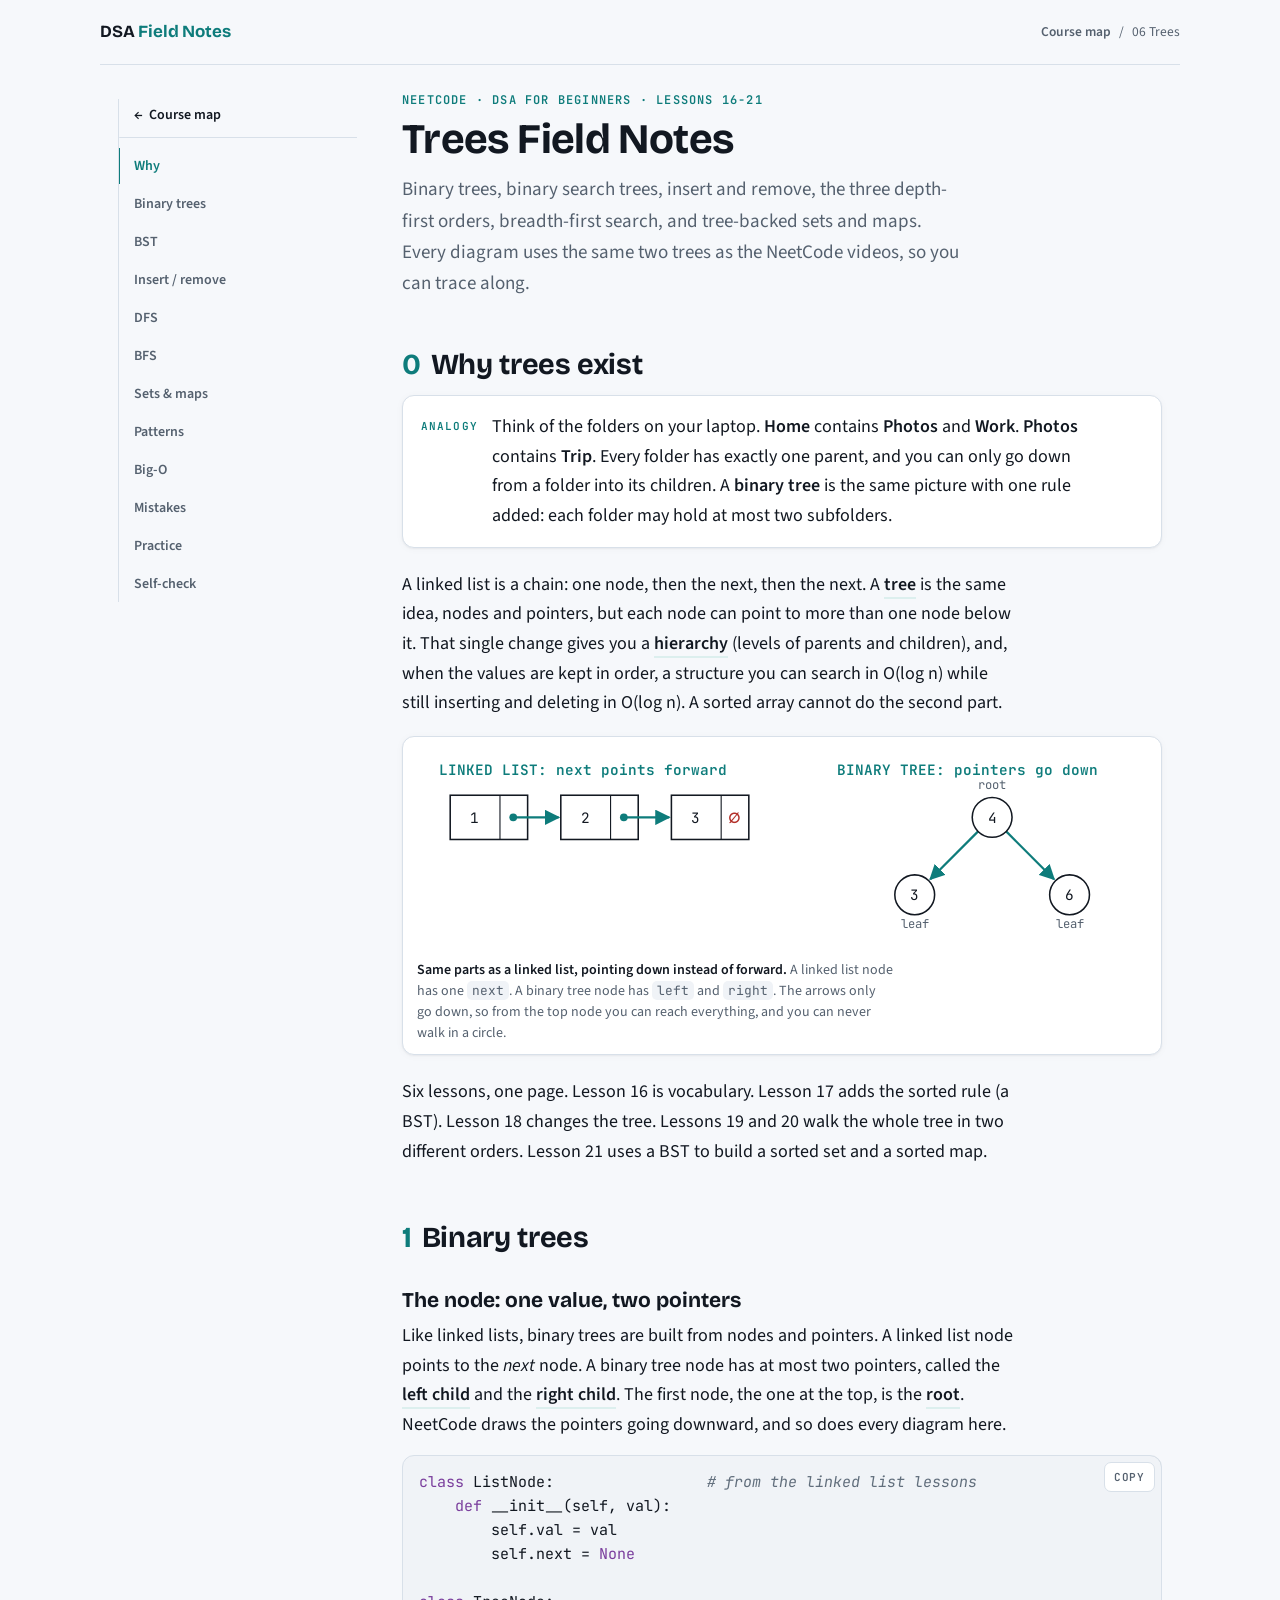
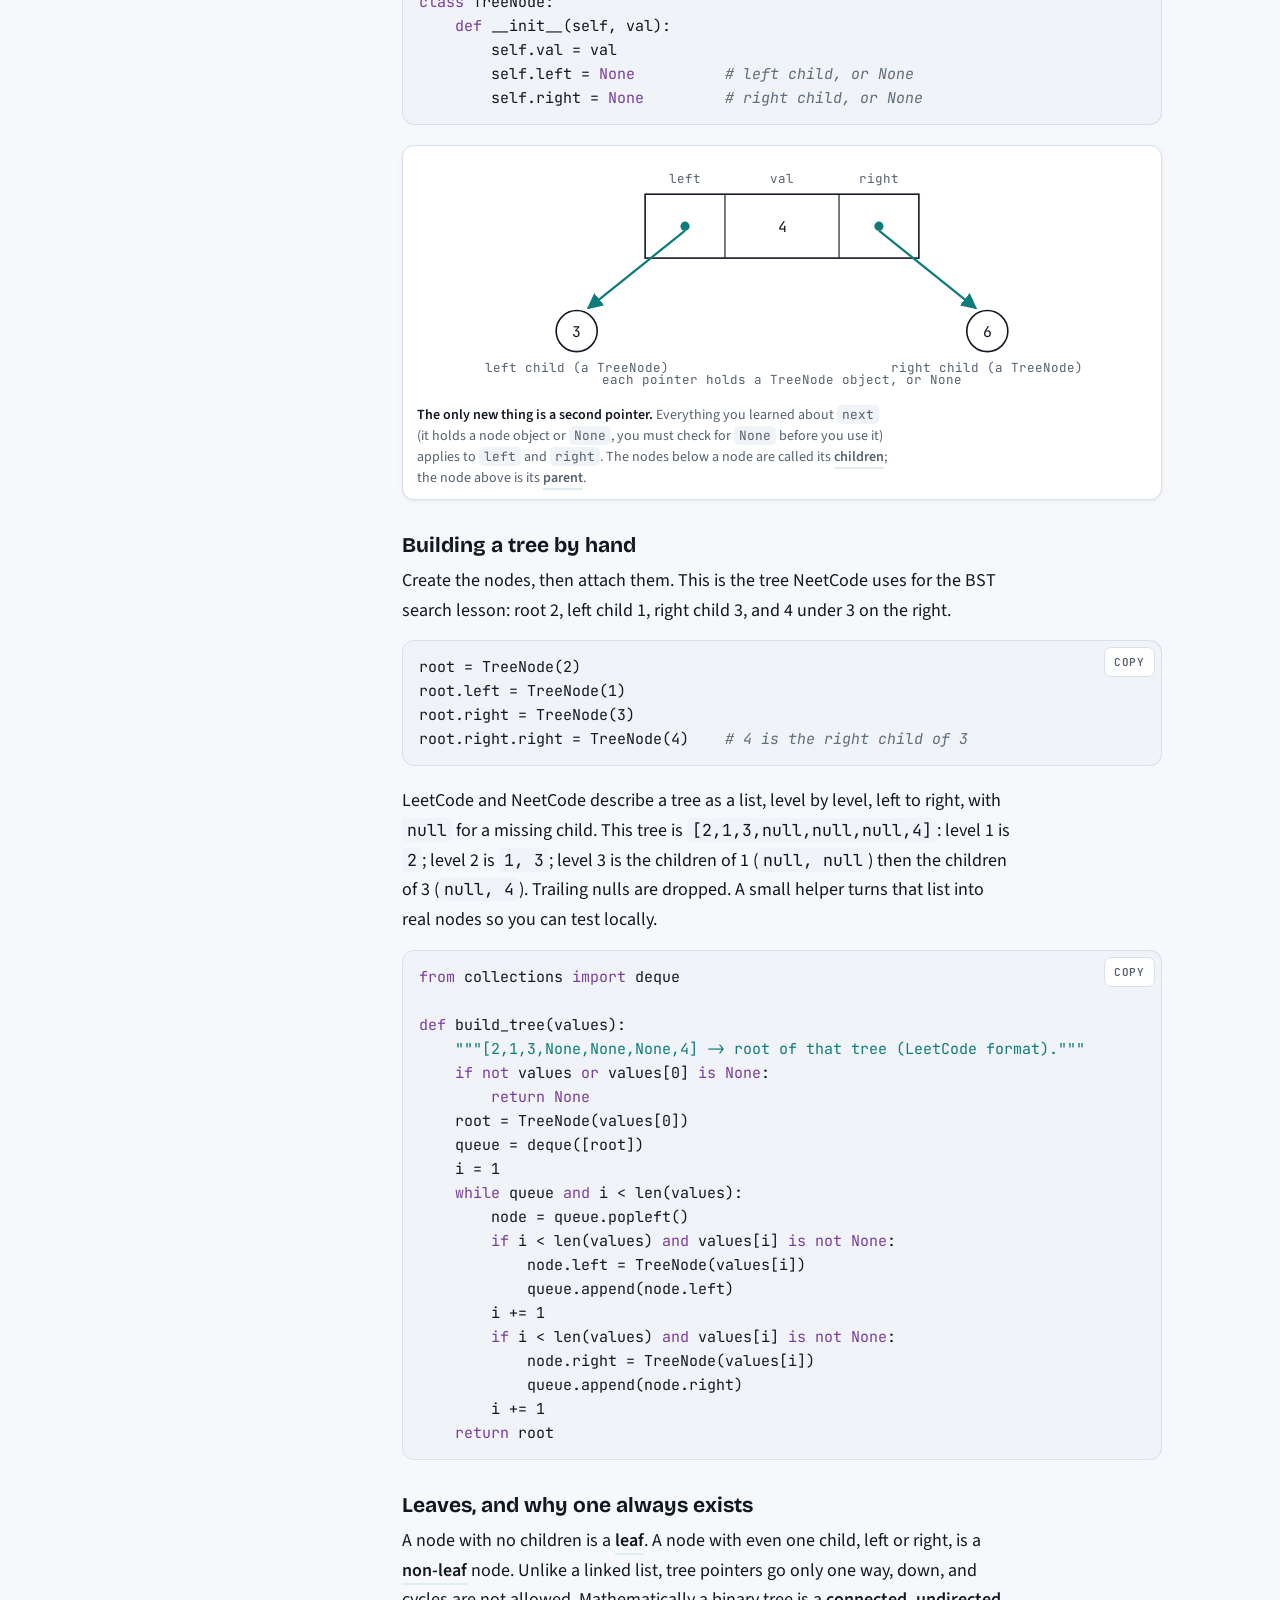
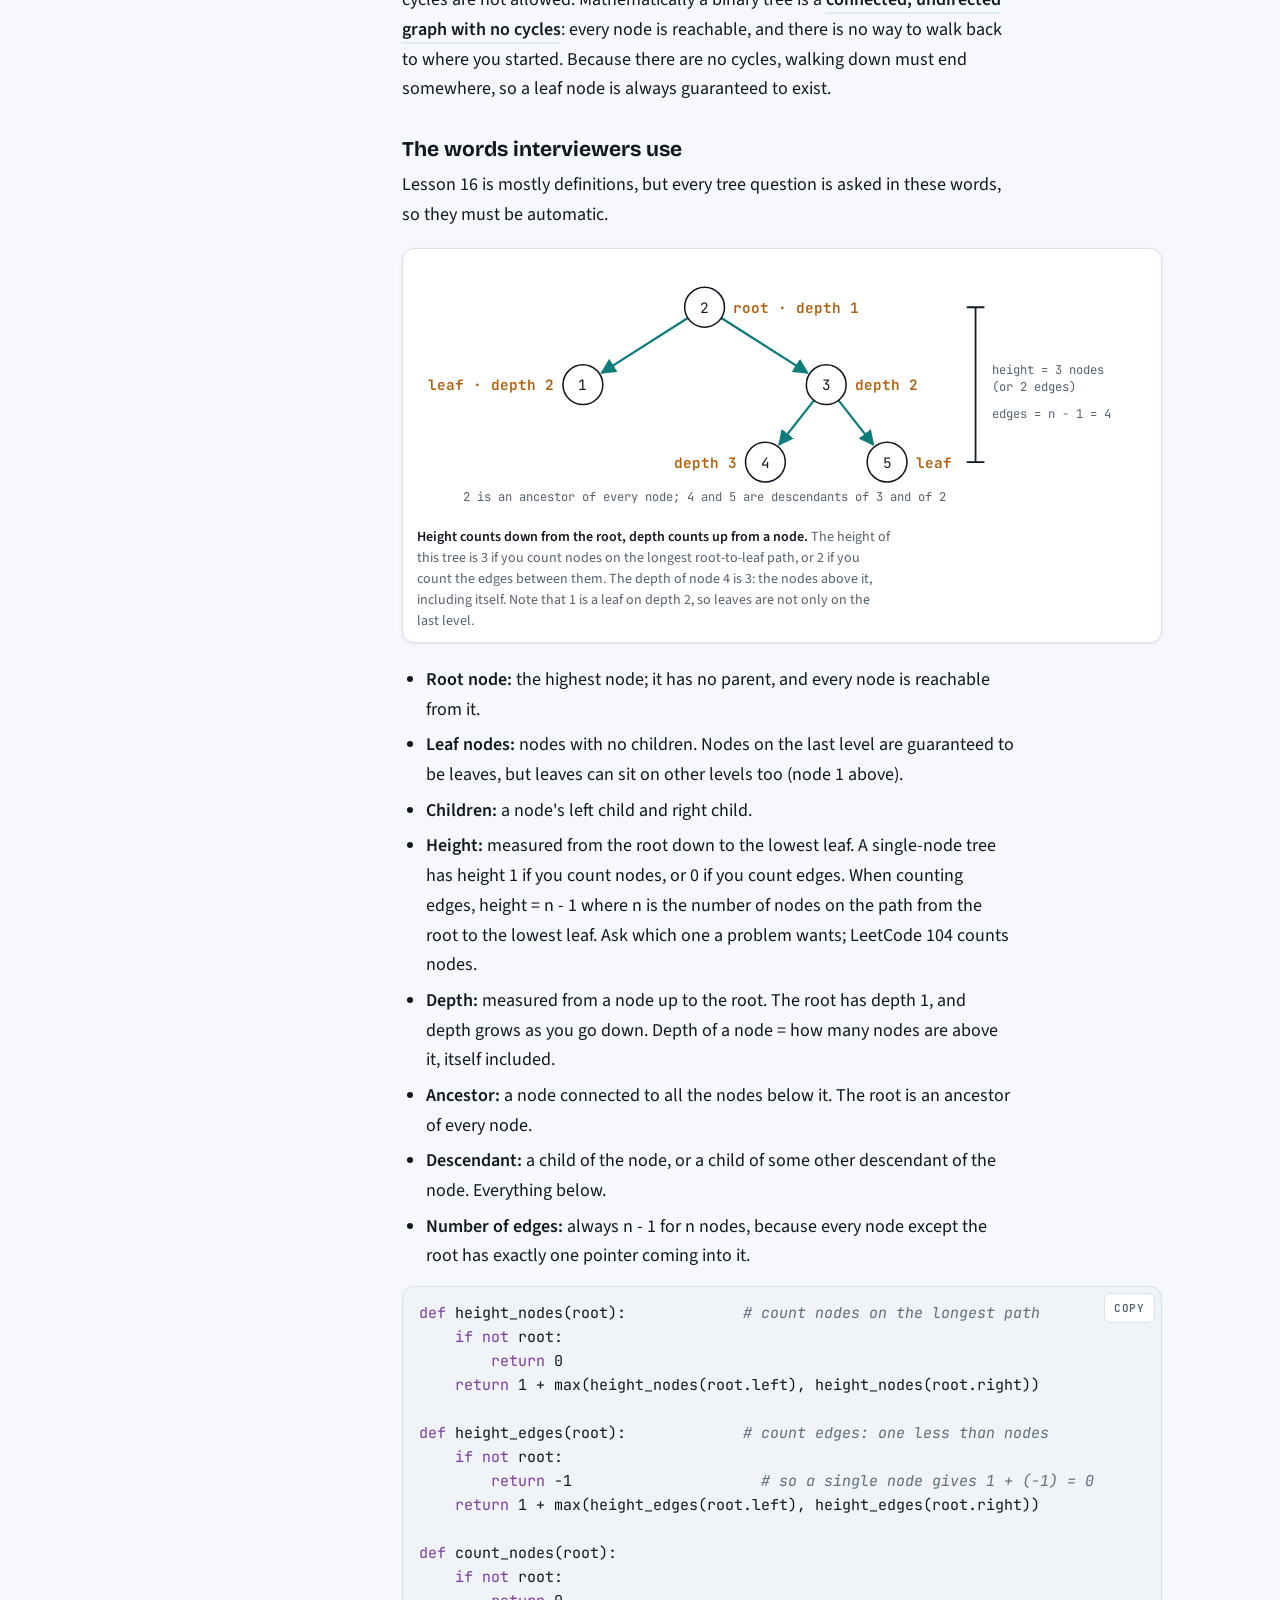
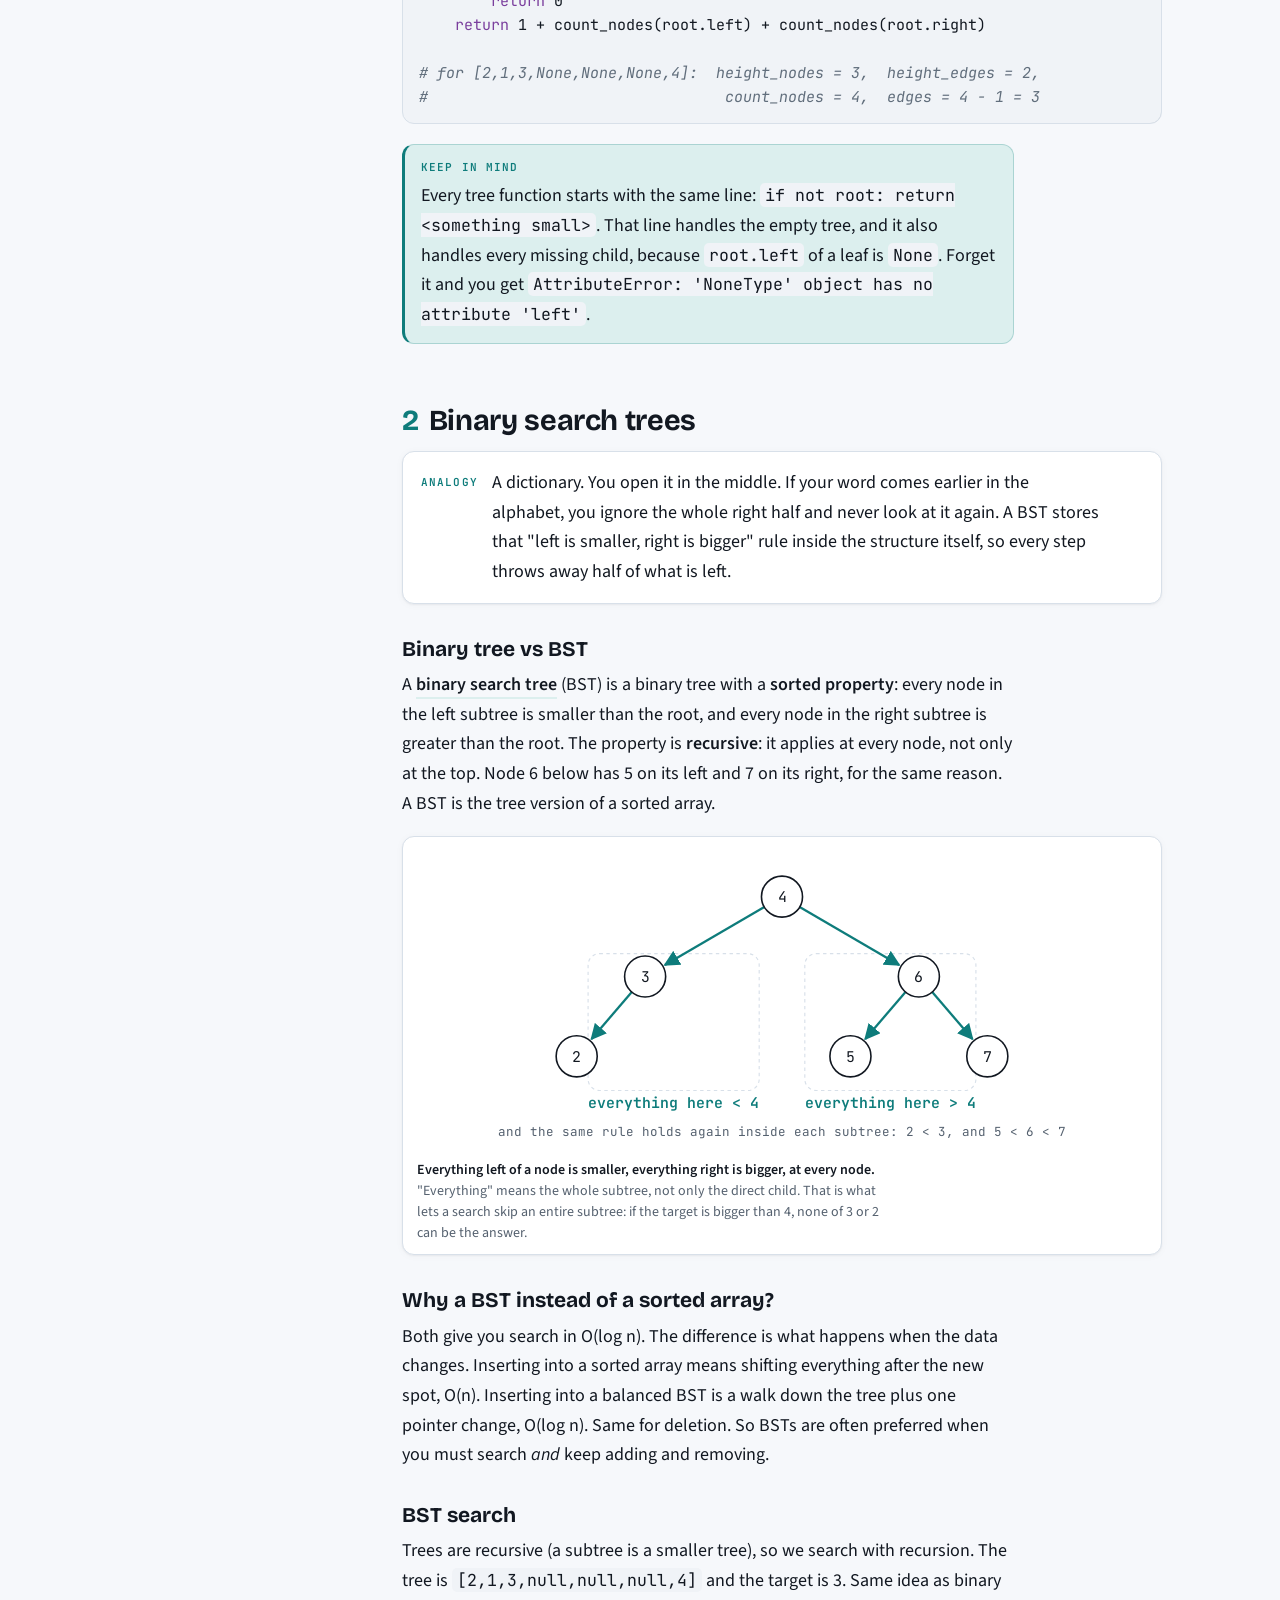
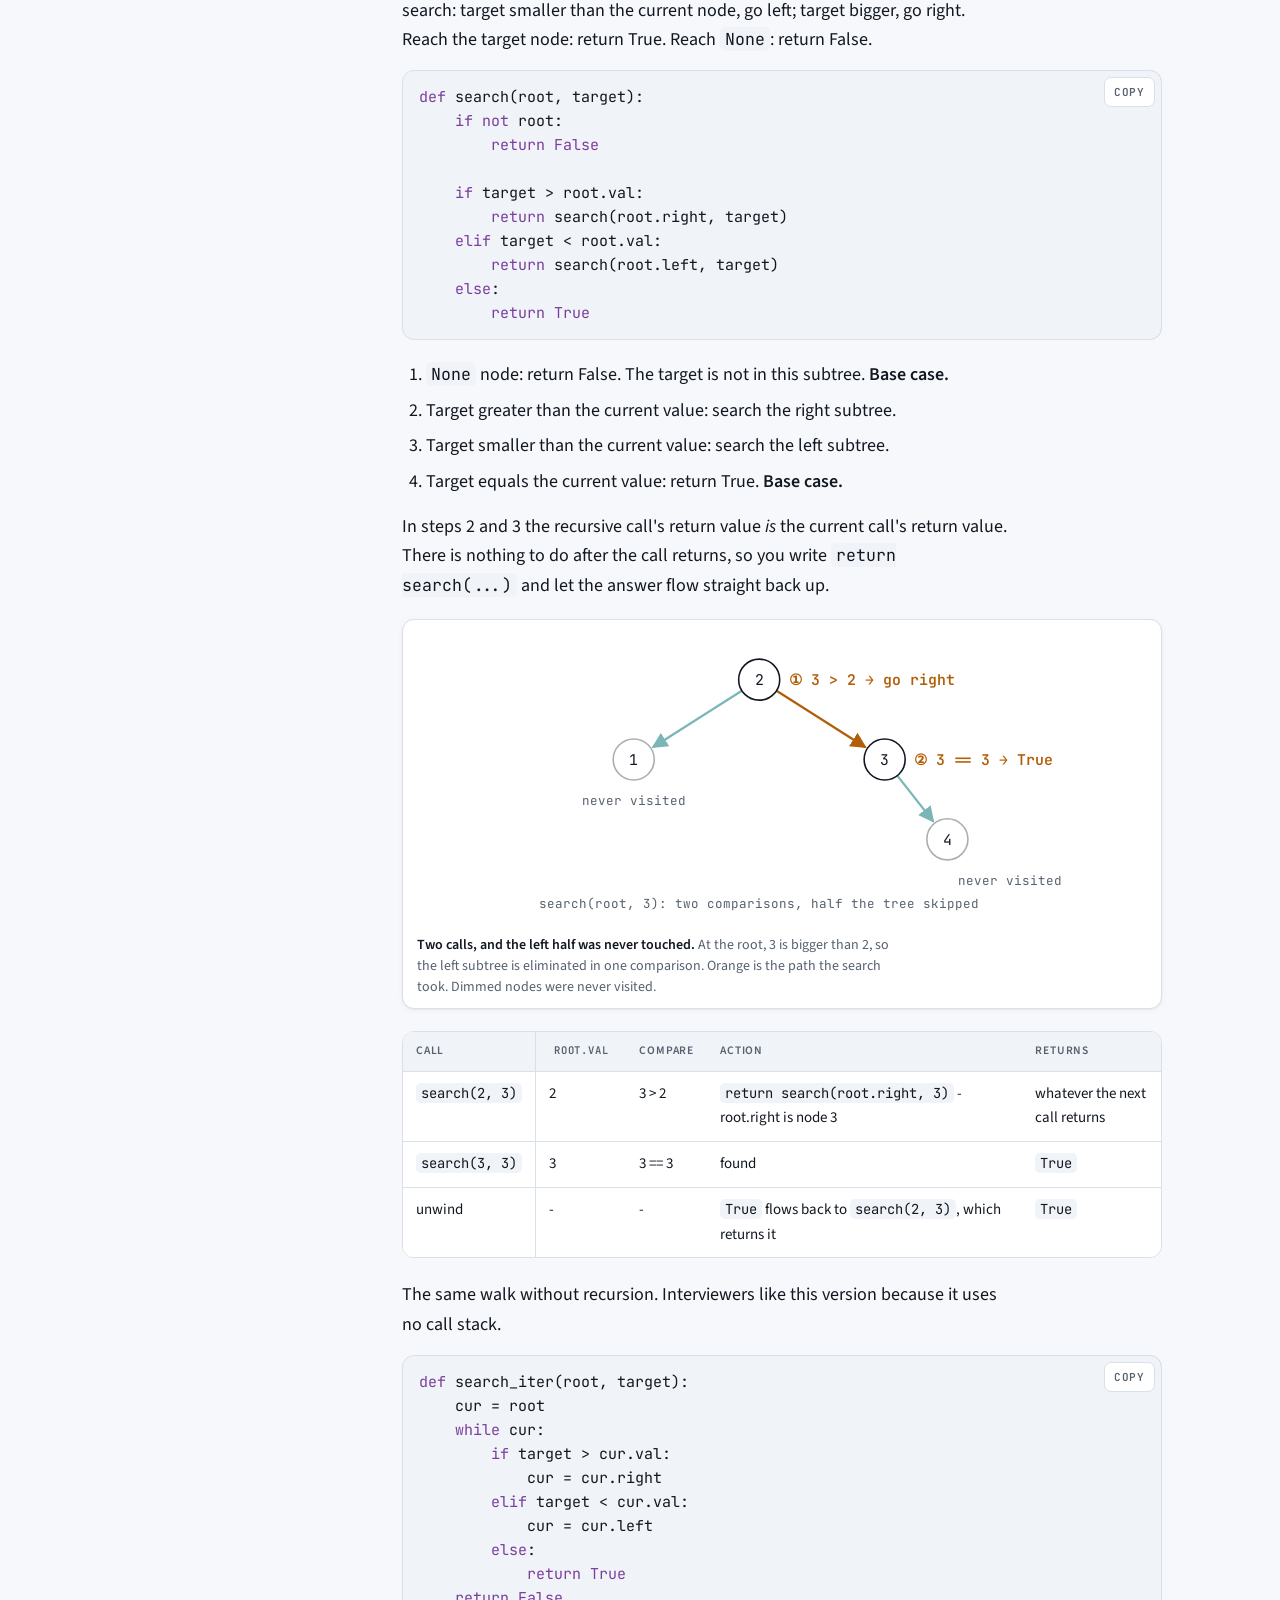
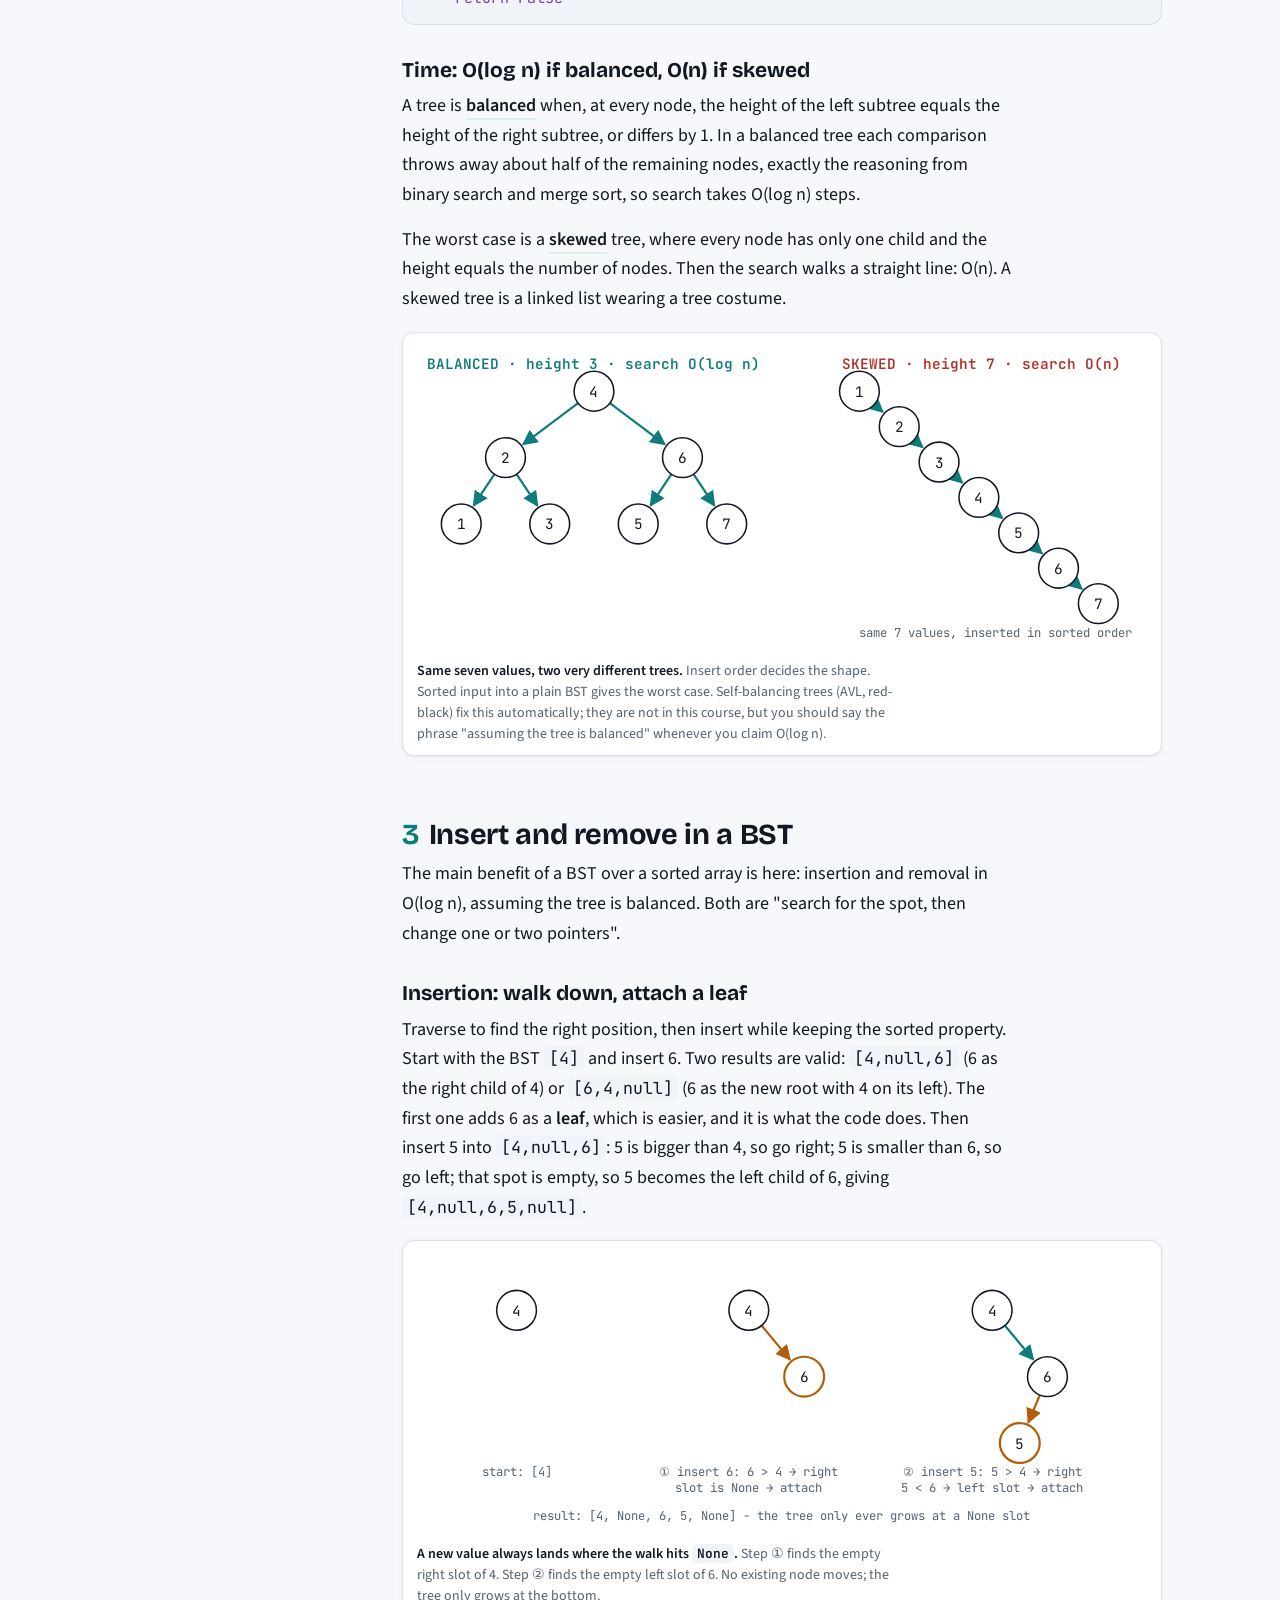
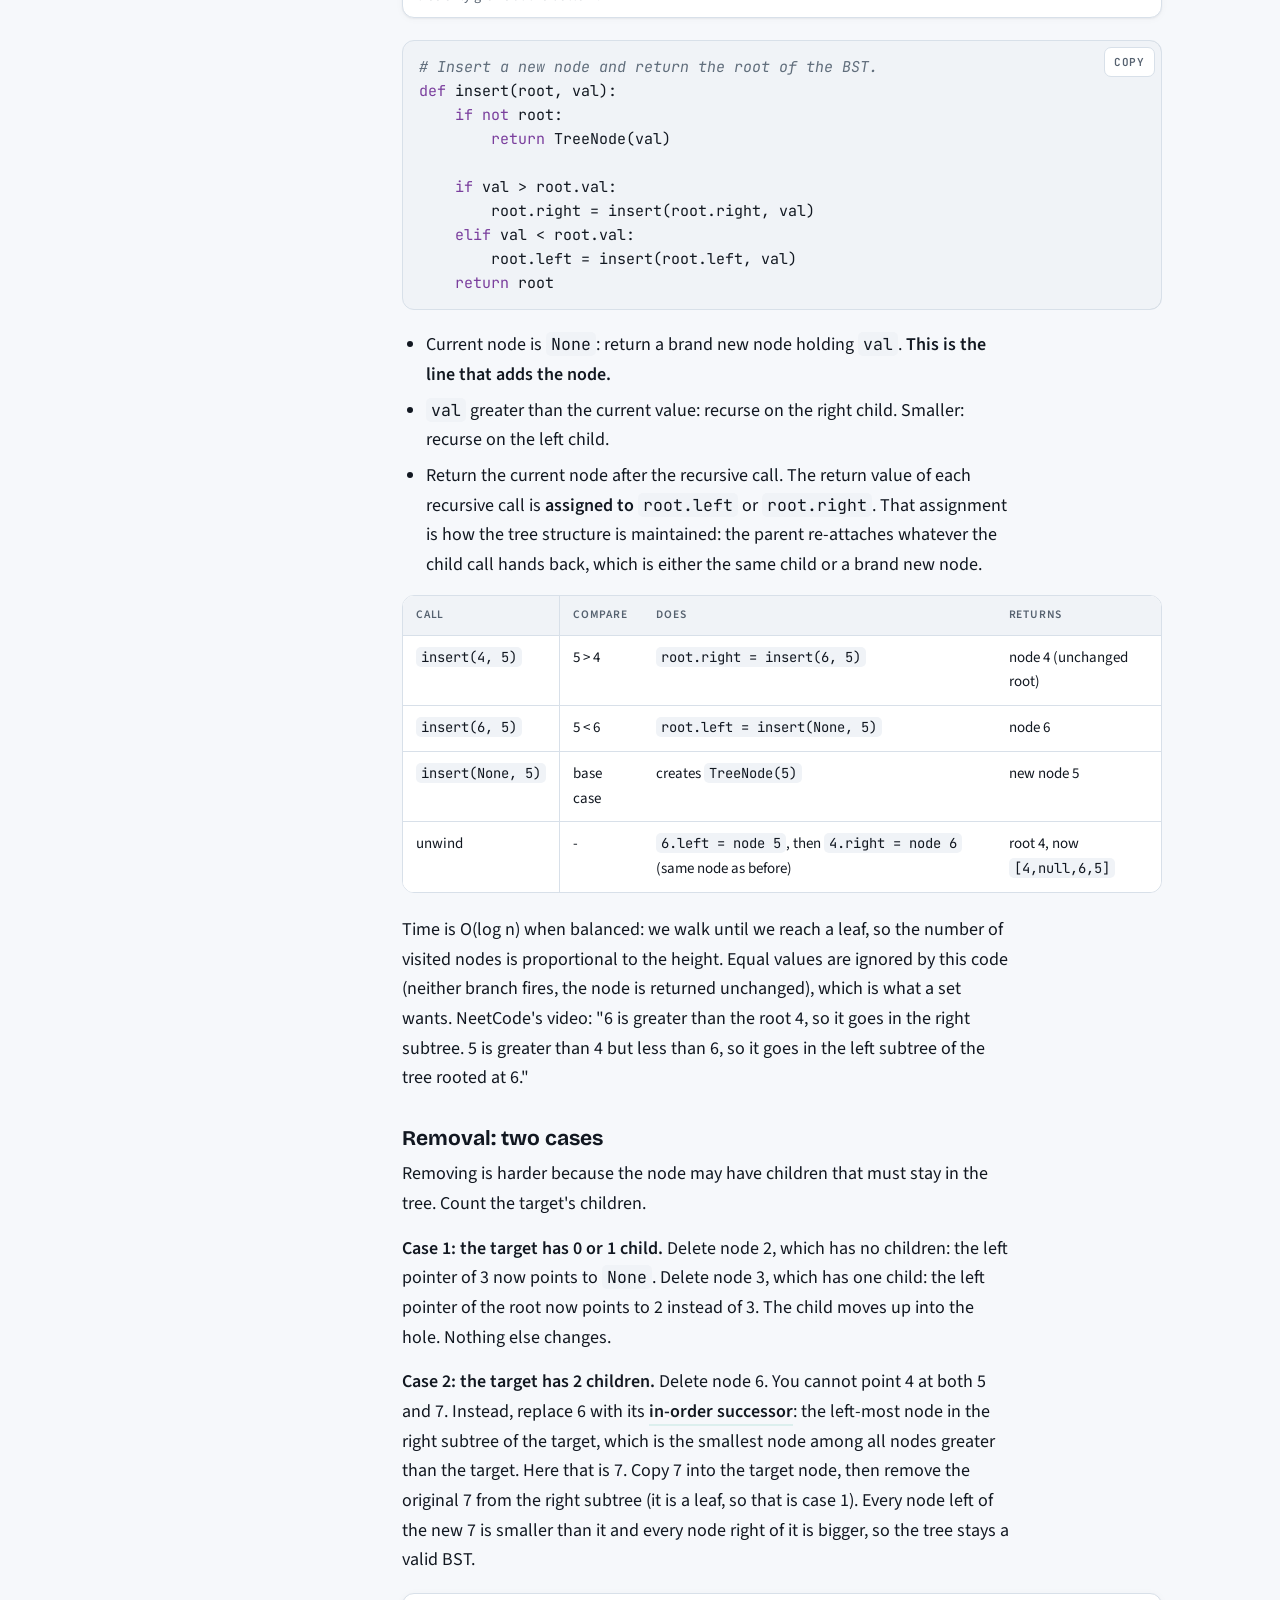
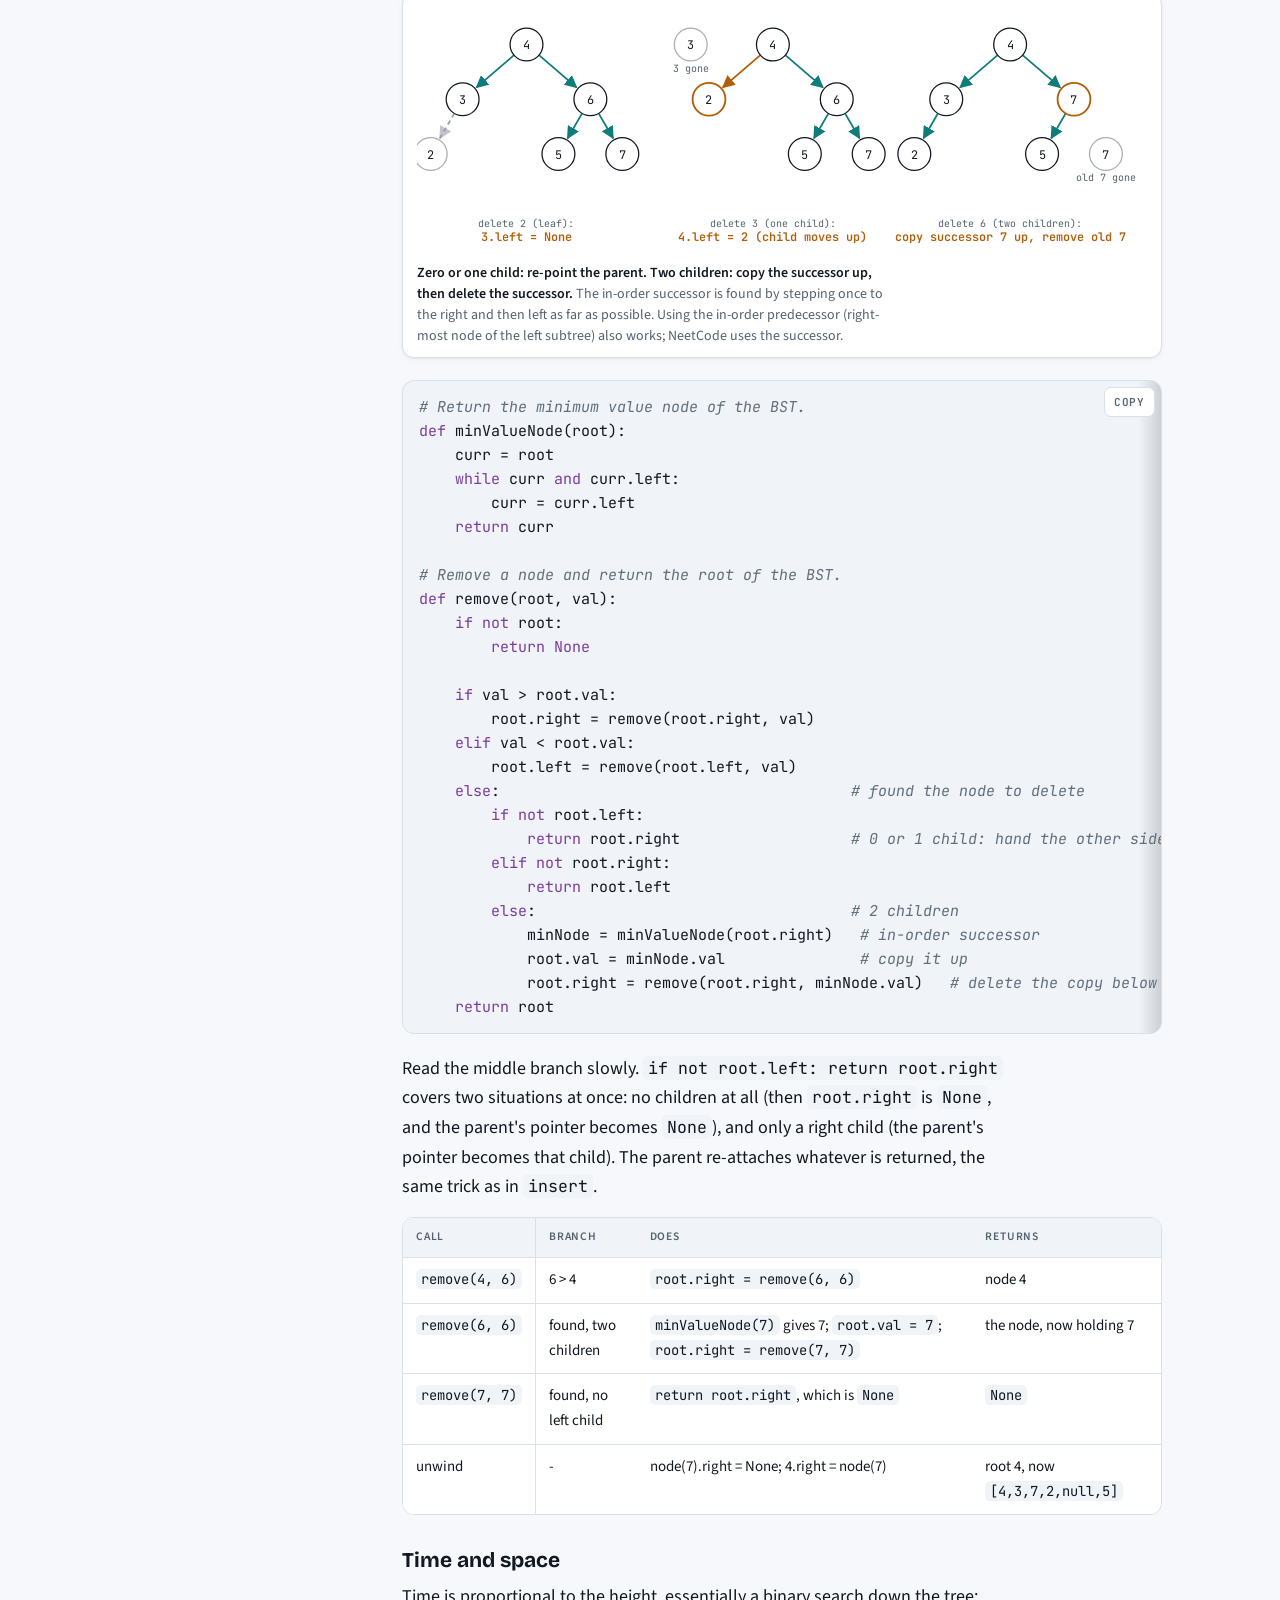
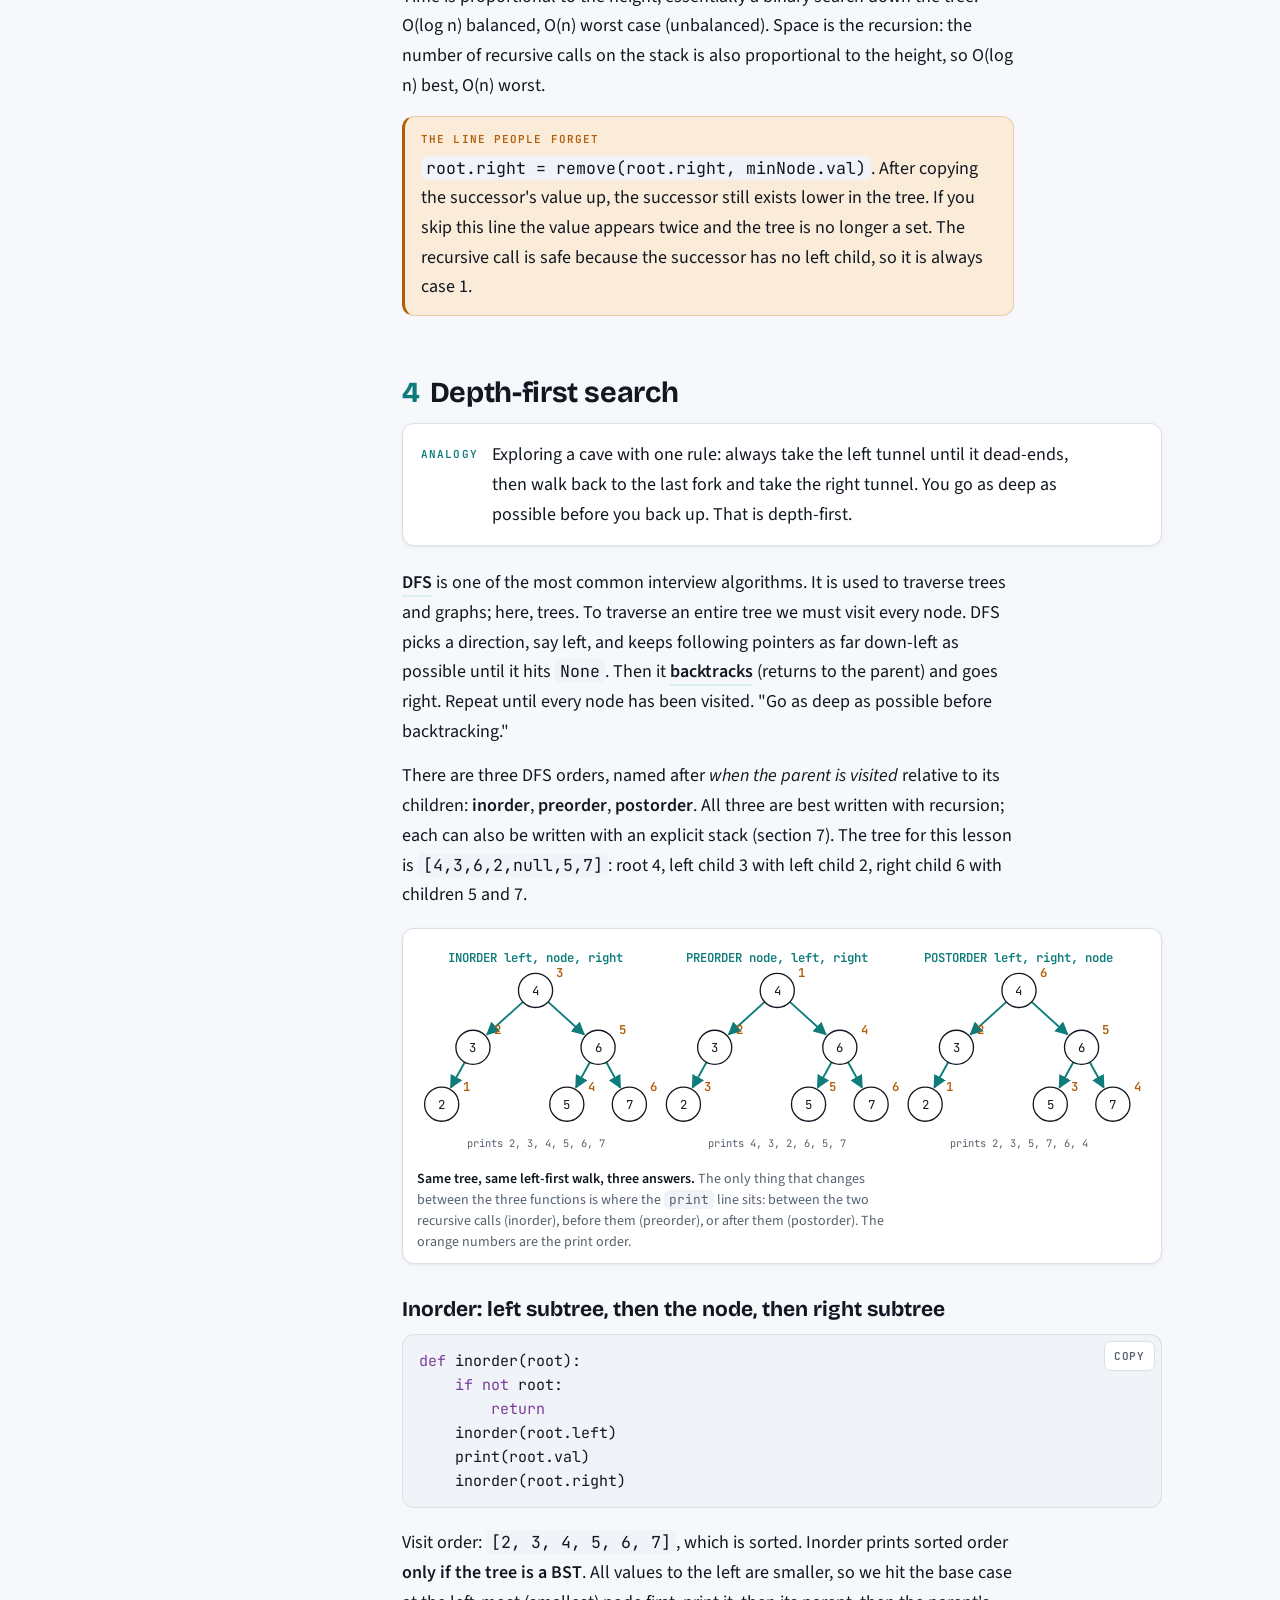
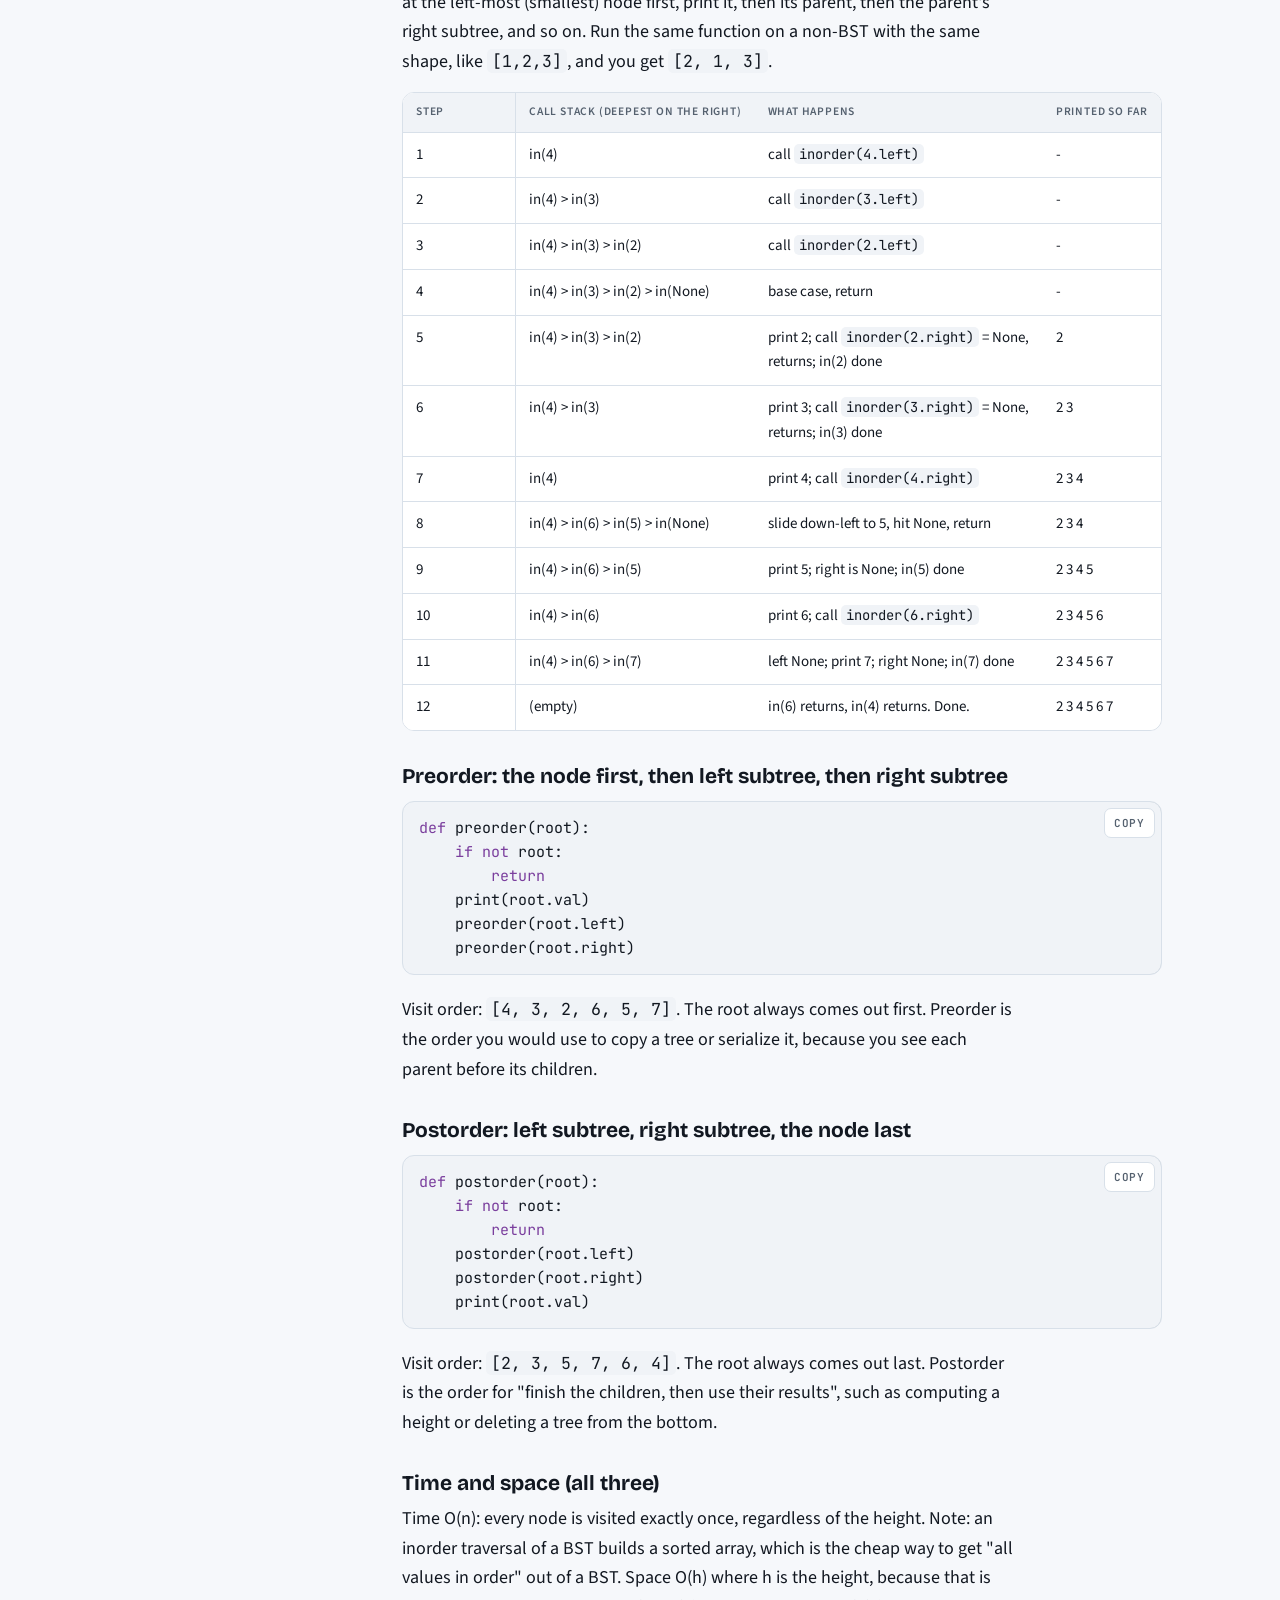
<file: topics/06-trees.html>
<!doctype html>
<html lang="en">
<head>
<meta charset="utf-8">
<meta name="viewport" content="width=device-width, initial-scale=1, viewport-fit=cover">
<meta name="theme-color" content="#F6F8FB" media="(prefers-color-scheme: light)">
<meta name="theme-color" content="#0F141A" media="(prefers-color-scheme: dark)">
<meta name="apple-mobile-web-app-capable" content="yes">
<meta name="apple-mobile-web-app-status-bar-style" content="default">
<meta name="apple-mobile-web-app-title" content="DSA Notes">
<meta name="format-detection" content="telephone=no">
<title>Trees · DSA Field Notes</title>
<meta name="description" content="Binary trees, binary search trees, BST insert and remove, depth-first and breadth-first search, tree sets and maps - diagrams, trace tables, tested Python, Big-O, mistakes, practice, self-check.">
<link rel="stylesheet" href="https://fonts.googleapis.com/css2?family=Bricolage+Grotesque:opsz,wght@12..96,500;12..96,700&family=Source+Sans+3:ital,wght@0,400;0,600;1,400&family=JetBrains+Mono:wght@400;600&display=swap">
<link rel="stylesheet" href="../assets/style.css">
<link rel="manifest" href="../manifest.webmanifest">
</head>
<body>
<svg width="0" height="0" style="position:absolute" aria-hidden="true">
  <defs>
    <marker id="arr" viewBox="0 0 10 10" refX="9" refY="5" markerWidth="7" markerHeight="7" orient="auto-start-reverse"><path d="M0,0 L10,5 L0,10 z" class="arr"/></marker>
    <marker id="arrNew" viewBox="0 0 10 10" refX="9" refY="5" markerWidth="7" markerHeight="7" orient="auto-start-reverse"><path d="M0,0 L10,5 L0,10 z" class="arrNew"/></marker>
    <marker id="arrOld" viewBox="0 0 10 10" refX="9" refY="5" markerWidth="7" markerHeight="7" orient="auto-start-reverse"><path d="M0,0 L10,5 L0,10 z" class="arrOld"/></marker>
    <marker id="arrCur" viewBox="0 0 10 10" refX="9" refY="5" markerWidth="7" markerHeight="7" orient="auto-start-reverse"><path d="M0,0 L10,5 L0,10 z" class="arrCur"/></marker>
  </defs>
</svg>

<div class="wrap">

<header class="site-head">
  <a class="brand" href="../index.html">DSA <span>Field Notes</span></a>
  <div class="crumbs"><a href="../index.html">Course map</a> <span>/</span> <span>06 Trees</span></div>
</header>
<div class="layout">

<nav class="sections" aria-label="Sections">
  <a class="home" href="../index.html">Course map</a>
  <a href="#why">Why</a>
  <a href="#binary">Binary trees</a>
  <a href="#bst">BST</a>
  <a href="#insert">Insert / remove</a>
  <a href="#dfs">DFS</a>
  <a href="#bfs">BFS</a>
  <a href="#setsmaps">Sets &amp; maps</a>
  <a href="#patterns">Patterns</a>
  <a href="#complexity">Big-O</a>
  <a href="#mistakes">Mistakes</a>
  <a href="#practice">Practice</a>
  <a href="#quiz">Self-check</a>
</nav>

<div class="content">
<header class="top">
  <div class="eyebrow">NeetCode · DSA for Beginners · Lessons 16-21</div>
  <h1>Trees Field Notes</h1>
  <p class="lede">Binary trees, binary search trees, insert and remove, the three depth-first orders, breadth-first search, and tree-backed sets and maps. Every diagram uses the same two trees as the NeetCode videos, so you can trace along.</p>
</header>

<!-- ============================ WHY ============================ -->
<section id="why">
  <h2><span class="num">0</span>Why trees exist</h2>

  <div class="analogy">
    <div class="tag">Analogy</div>
    <p>Think of the folders on your laptop. <strong>Home</strong> contains <strong>Photos</strong> and <strong>Work</strong>. <strong>Photos</strong> contains <strong>Trip</strong>. Every folder has exactly one parent, and you can only go down from a folder into its children. A <strong>binary tree</strong> is the same picture with one rule added: each folder may hold at most two subfolders.</p>
  </div>

  <p>A linked list is a chain: one node, then the next, then the next. A <dfn>tree</dfn> is the same idea, nodes and pointers, but each node can point to more than one node below it. That single change gives you a <dfn>hierarchy</dfn> (levels of parents and children), and, when the values are kept in order, a structure you can search in O(log n) while still inserting and deleting in O(log n). A sorted array cannot do the second part.</p>

  <figure>
    <svg viewBox="0 0 660 180" role="img" aria-label="A linked list chains nodes forward with next; a binary tree points down with left and right from a root node.">
<text x="20" y="22" class="t ptrlab" text-anchor="start">LINKED LIST: next points forward</text>
<rect x="30" y="40" width="70" height="40" class="nd"/><line x1="75" y1="40" x2="75" y2="80" class="cell"/>
<text x="52" y="65" class="t" text-anchor="middle">1</text>
<circle cx="87" cy="60" r="3.5" class="dot"/><path d="M87,60 L128,60" class="ptr" marker-end="url(#arr)"/>
<rect x="130" y="40" width="70" height="40" class="nd"/><line x1="175" y1="40" x2="175" y2="80" class="cell"/>
<text x="152" y="65" class="t" text-anchor="middle">2</text>
<circle cx="187" cy="60" r="3.5" class="dot"/><path d="M187,60 L228,60" class="ptr" marker-end="url(#arr)"/>
<rect x="230" y="40" width="70" height="40" class="nd"/><line x1="275" y1="40" x2="275" y2="80" class="cell"/>
<text x="252" y="65" class="t" text-anchor="middle">3</text>
<text x="287" y="65" class="t nulltxt" text-anchor="middle">∅</text>
<text x="380" y="22" class="t ptrlab" text-anchor="start">BINARY TREE: pointers go down</text>
<path d="M507.3,72.7 L464.1,115.9" class="ptr" marker-end="url(#arr)"/>
<path d="M532.7,72.7 L575.9,115.9" class="ptr" marker-end="url(#arr)"/>
<circle cx="520" cy="60" r="18" class="nd"/><text x="520" y="65" class="t" text-anchor="middle">4</text>
<circle cx="450" cy="130" r="18" class="nd"/><text x="450" y="135" class="t" text-anchor="middle">3</text>
<circle cx="590" cy="130" r="18" class="nd"/><text x="590" y="135" class="t" text-anchor="middle">6</text>
<text x="520" y="20" class="t small" text-anchor="middle"></text>
<text x="520" y="34" class="t small" text-anchor="middle">root</text>
<text x="450" y="160" class="t small" text-anchor="middle">leaf</text>
<text x="590" y="160" class="t small" text-anchor="middle">leaf</text>
    </svg>
    <figcaption><b>Same parts as a linked list, pointing down instead of forward.</b> A linked list node has one <code>next</code>. A binary tree node has <code>left</code> and <code>right</code>. The arrows only go down, so from the top node you can reach everything, and you can never walk in a circle.</figcaption>
  </figure>

  <p>Six lessons, one page. Lesson 16 is vocabulary. Lesson 17 adds the sorted rule (a BST). Lesson 18 changes the tree. Lessons 19 and 20 walk the whole tree in two different orders. Lesson 21 uses a BST to build a sorted set and a sorted map.</p>
</section>

<!-- ============================ 1 BINARY TREES ============================ -->
<section id="binary">
  <h2><span class="num">1</span>Binary trees</h2>

  <h3>The node: one value, two pointers</h3>
  <p>Like linked lists, binary trees are built from nodes and pointers. A linked list node points to the <em>next</em> node. A binary tree node has at most two pointers, called the <dfn>left child</dfn> and the <dfn>right child</dfn>. The first node, the one at the top, is the <dfn>root</dfn>. NeetCode draws the pointers going downward, and so does every diagram here.</p>

<pre><code><span class="k">class</span> ListNode:                 <span class="c"># from the linked list lessons</span>
    <span class="k">def</span> __init__(self, val):
        self.val = val
        self.next = <span class="k">None</span>

<span class="k">class</span> TreeNode:
    <span class="k">def</span> __init__(self, val):
        self.val = val
        self.left = <span class="k">None</span>          <span class="c"># left child, or None</span>
        self.right = <span class="k">None</span>         <span class="c"># right child, or None</span></code></pre>

  <figure>
    <svg viewBox="0 0 640 206" role="img" aria-label="A TreeNode has a val, a left pointer and a right pointer; each pointer holds another TreeNode or None.">
<rect x="200" y="30" width="240" height="56" class="nd"/>
<line x1="270" y1="30" x2="270" y2="86" class="cell"/><line x1="370" y1="30" x2="370" y2="86" class="cell"/>
<text x="320" y="63" class="t" text-anchor="middle" font-size="15">4</text>
<circle cx="235" cy="58" r="4" class="dot"/><circle cx="405" cy="58" r="4" class="dot"/>
<text x="235" y="20" class="t small" text-anchor="middle">left</text>
<text x="320" y="20" class="t small" text-anchor="middle">val</text>
<text x="405" y="20" class="t small" text-anchor="middle">right</text>
<path d="M235,62 L150,130" class="ptr" marker-end="url(#arr)"/><path d="M405,62 L490,130" class="ptr" marker-end="url(#arr)"/>
<circle cx="140" cy="150" r="18" class="nd"/><text x="140" y="155" class="t" text-anchor="middle">3</text>
<circle cx="500" cy="150" r="18" class="nd"/><text x="500" y="155" class="t" text-anchor="middle">6</text>
<text x="140" y="186" class="t small" text-anchor="middle">left child (a TreeNode)</text>
<text x="500" y="186" class="t small" text-anchor="middle">right child (a TreeNode)</text>
<text x="320" y="196" class="t small" text-anchor="middle">each pointer holds a TreeNode object, or None</text>
    </svg>
    <figcaption><b>The only new thing is a second pointer.</b> Everything you learned about <code>next</code> (it holds a node object or <code>None</code>, you must check for <code>None</code> before you use it) applies to <code>left</code> and <code>right</code>. The nodes below a node are called its <dfn>children</dfn>; the node above is its <dfn>parent</dfn>.</figcaption>
  </figure>

  <h3>Building a tree by hand</h3>
  <p>Create the nodes, then attach them. This is the tree NeetCode uses for the BST search lesson: root 2, left child 1, right child 3, and 4 under 3 on the right.</p>

<pre><code>root = TreeNode(2)
root.left = TreeNode(1)
root.right = TreeNode(3)
root.right.right = TreeNode(4)    <span class="c"># 4 is the right child of 3</span></code></pre>

  <p>LeetCode and NeetCode describe a tree as a list, level by level, left to right, with <code>null</code> for a missing child. This tree is <code>[2,1,3,null,null,null,4]</code>: level 1 is <code>2</code>; level 2 is <code>1, 3</code>; level 3 is the children of 1 (<code>null, null</code>) then the children of 3 (<code>null, 4</code>). Trailing nulls are dropped. A small helper turns that list into real nodes so you can test locally.</p>

<pre><code><span class="k">from</span> collections <span class="k">import</span> deque

<span class="k">def</span> build_tree(values):
    <span class="s">"""[2,1,3,None,None,None,4] -&gt; root of that tree (LeetCode format)."""</span>
    <span class="k">if not</span> values <span class="k">or</span> values[0] <span class="k">is None</span>:
        <span class="k">return None</span>
    root = TreeNode(values[0])
    queue = deque([root])
    i = 1
    <span class="k">while</span> queue <span class="k">and</span> i &lt; len(values):
        node = queue.popleft()
        <span class="k">if</span> i &lt; len(values) <span class="k">and</span> values[i] <span class="k">is not None</span>:
            node.left = TreeNode(values[i])
            queue.append(node.left)
        i += 1
        <span class="k">if</span> i &lt; len(values) <span class="k">and</span> values[i] <span class="k">is not None</span>:
            node.right = TreeNode(values[i])
            queue.append(node.right)
        i += 1
    <span class="k">return</span> root</code></pre>

  <h3>Leaves, and why one always exists</h3>
  <p>A node with no children is a <dfn>leaf</dfn>. A node with even one child, left or right, is a <dfn>non-leaf</dfn> node. Unlike a linked list, tree pointers go only one way, down, and cycles are not allowed. Mathematically a binary tree is a <dfn>connected, undirected graph with no cycles</dfn>: every node is reachable, and there is no way to walk back to where you started. Because there are no cycles, walking down must end somewhere, so a leaf node is always guaranteed to exist.</p>

  <h3>The words interviewers use</h3>
  <p>Lesson 16 is mostly definitions, but every tree question is asked in these words, so they must be automatic.</p>

  <figure>
    <svg viewBox="0 0 660 230" role="img" aria-label="A binary tree labeled with root, leaves, depth of each node, and the height measured in nodes or edges.">
<path d="M244.8,49.7 L166.9,99.3" class="ptr" marker-end="url(#arr)"/>
<path d="M275.2,49.7 L353.1,99.3" class="ptr" marker-end="url(#arr)"/>
<path d="M358.9,124.2 L327.4,164.3" class="ptr" marker-end="url(#arr)"/>
<path d="M381.1,124.2 L412.6,164.3" class="ptr" marker-end="url(#arr)"/>
<circle cx="260" cy="40" r="18" class="nd"/><text x="260" y="45" class="t" text-anchor="middle">2</text>
<text x="286" y="45" class="t newlab" text-anchor="start" font-size="12">root · depth 1</text>
<circle cx="150" cy="110" r="18" class="nd"/><text x="150" y="115" class="t" text-anchor="middle">1</text>
<text x="124" y="115" class="t newlab" text-anchor="end" font-size="12">leaf · depth 2</text>
<circle cx="370" cy="110" r="18" class="nd"/><text x="370" y="115" class="t" text-anchor="middle">3</text>
<text x="396" y="115" class="t newlab" text-anchor="start" font-size="12">depth 2</text>
<circle cx="315.0" cy="180" r="18" class="nd"/><text x="315.0" y="185" class="t" text-anchor="middle">4</text>
<text x="289.0" y="185" class="t newlab" text-anchor="end" font-size="12">depth 3</text>
<circle cx="425.0" cy="180" r="18" class="nd"/><text x="425.0" y="185" class="t" text-anchor="middle">5</text>
<text x="451.0" y="185" class="t newlab" text-anchor="start" font-size="12">leaf</text>
<path d="M505,40 L505,180" class="cur"/><path d="M497,40 L513,40" class="cur"/><path d="M497,180 L513,180" class="cur"/>
<text x="520" y="100" class="t small" text-anchor="start">height = 3 nodes</text>
<text x="520" y="116" class="t small" text-anchor="start">(or 2 edges)</text>
<text x="520" y="140" class="t small" text-anchor="start">edges = n - 1 = 4</text>
<text x="260" y="215" class="t small" text-anchor="middle">2 is an ancestor of every node; 4 and 5 are descendants of 3 and of 2</text>
    </svg>
    <figcaption><b>Height counts down from the root, depth counts up from a node.</b> The height of this tree is 3 if you count nodes on the longest root-to-leaf path, or 2 if you count the edges between them. The depth of node 4 is 3: the nodes above it, including itself. Note that 1 is a leaf on depth 2, so leaves are not only on the last level.</figcaption>
  </figure>

  <ul>
    <li><strong>Root node:</strong> the highest node; it has no parent, and every node is reachable from it.</li>
    <li><strong>Leaf nodes:</strong> nodes with no children. Nodes on the last level are guaranteed to be leaves, but leaves can sit on other levels too (node 1 above).</li>
    <li><strong>Children:</strong> a node's left child and right child.</li>
    <li><strong>Height:</strong> measured from the root down to the lowest leaf. A single-node tree has height 1 if you count nodes, or 0 if you count edges. When counting edges, height = n - 1 where n is the number of nodes on the path from the root to the lowest leaf. Ask which one a problem wants; LeetCode 104 counts nodes.</li>
    <li><strong>Depth:</strong> measured from a node up to the root. The root has depth 1, and depth grows as you go down. Depth of a node = how many nodes are above it, itself included.</li>
    <li><strong>Ancestor:</strong> a node connected to all the nodes below it. The root is an ancestor of every node.</li>
    <li><strong>Descendant:</strong> a child of the node, or a child of some other descendant of the node. Everything below.</li>
    <li><strong>Number of edges:</strong> always n - 1 for n nodes, because every node except the root has exactly one pointer coming into it.</li>
  </ul>

<pre><code><span class="k">def</span> height_nodes(root):             <span class="c"># count nodes on the longest path</span>
    <span class="k">if not</span> root:
        <span class="k">return</span> 0
    <span class="k">return</span> 1 + max(height_nodes(root.left), height_nodes(root.right))

<span class="k">def</span> height_edges(root):             <span class="c"># count edges: one less than nodes</span>
    <span class="k">if not</span> root:
        <span class="k">return</span> -1                     <span class="c"># so a single node gives 1 + (-1) = 0</span>
    <span class="k">return</span> 1 + max(height_edges(root.left), height_edges(root.right))

<span class="k">def</span> count_nodes(root):
    <span class="k">if not</span> root:
        <span class="k">return</span> 0
    <span class="k">return</span> 1 + count_nodes(root.left) + count_nodes(root.right)

<span class="c"># for [2,1,3,None,None,None,4]:  height_nodes = 3,  height_edges = 2,</span>
<span class="c">#                                 count_nodes = 4,  edges = 4 - 1 = 3</span></code></pre>

  <div class="callout keep">
    <span class="lab">Keep in mind</span>
    <p>Every tree function starts with the same line: <code>if not root: return &lt;something small&gt;</code>. That line handles the empty tree, and it also handles every missing child, because <code>root.left</code> of a leaf is <code>None</code>. Forget it and you get <code>AttributeError: 'NoneType' object has no attribute 'left'</code>.</p>
  </div>
</section>

<!-- ============================ 2 BST ============================ -->
<section id="bst">
  <h2><span class="num">2</span>Binary search trees</h2>

  <div class="analogy">
    <div class="tag">Analogy</div>
    <p>A dictionary. You open it in the middle. If your word comes earlier in the alphabet, you ignore the whole right half and never look at it again. A BST stores that "left is smaller, right is bigger" rule inside the structure itself, so every step throws away half of what is left.</p>
  </div>

  <h3>Binary tree vs BST</h3>
  <p>A <dfn>binary search tree</dfn> (BST) is a binary tree with a <strong>sorted property</strong>: every node in the left subtree is smaller than the root, and every node in the right subtree is greater than the root. The property is <strong>recursive</strong>: it applies at every node, not only at the top. Node 6 below has 5 on its left and 7 on its right, for the same reason. A BST is the tree version of a sorted array.</p>

  <figure>
    <svg viewBox="0 0 640 262" role="img" aria-label="In a binary search tree every value in the left subtree is smaller than the node and every value in the right subtree is larger, at every node.">
<rect x="150" y="90" width="150" height="120" rx="10" class="mem"/>
<rect x="340" y="90" width="150" height="120" rx="10" class="mem"/>
<path d="M304.5,49.1 L217.3,99.9" class="ptr" marker-end="url(#arr)"/>
<path d="M335.5,49.1 L422.7,99.9" class="ptr" marker-end="url(#arr)"/>
<path d="M188.3,123.7 L153.0,164.8" class="ptr" marker-end="url(#arr)"/>
<path d="M428.3,123.7 L393.0,164.8" class="ptr" marker-end="url(#arr)"/>
<path d="M451.7,123.7 L487.0,164.8" class="ptr" marker-end="url(#arr)"/>
<circle cx="320" cy="40" r="18" class="nd"/><text x="320" y="45" class="t" text-anchor="middle">4</text>
<circle cx="200" cy="110" r="18" class="nd"/><text x="200" y="115" class="t" text-anchor="middle">3</text>
<circle cx="140.0" cy="180" r="18" class="nd"/><text x="140.0" y="185" class="t" text-anchor="middle">2</text>
<circle cx="440" cy="110" r="18" class="nd"/><text x="440" y="115" class="t" text-anchor="middle">6</text>
<circle cx="380.0" cy="180" r="18" class="nd"/><text x="380.0" y="185" class="t" text-anchor="middle">5</text>
<circle cx="500.0" cy="180" r="18" class="nd"/><text x="500.0" y="185" class="t" text-anchor="middle">7</text>
<text x="225" y="225" class="t ptrlab" text-anchor="middle">everything here < 4</text>
<text x="415" y="225" class="t ptrlab" text-anchor="middle">everything here > 4</text>
<text x="320" y="250" class="t small" text-anchor="middle">and the same rule holds again inside each subtree: 2 < 3, and 5 < 6 < 7</text>
    </svg>
    <figcaption><b>Everything left of a node is smaller, everything right is bigger, at every node.</b> "Everything" means the whole subtree, not only the direct child. That is what lets a search skip an entire subtree: if the target is bigger than 4, none of 3 or 2 can be the answer.</figcaption>
  </figure>

  <h3>Why a BST instead of a sorted array?</h3>
  <p>Both give you search in O(log n). The difference is what happens when the data changes. Inserting into a sorted array means shifting everything after the new spot, O(n). Inserting into a balanced BST is a walk down the tree plus one pointer change, O(log n). Same for deletion. So BSTs are often preferred when you must search <em>and</em> keep adding and removing.</p>

  <h3>BST search</h3>
  <p>Trees are recursive (a subtree is a smaller tree), so we search with recursion. The tree is <code>[2,1,3,null,null,null,4]</code> and the target is 3. Same idea as binary search: target smaller than the current node, go left; target bigger, go right. Reach the target node: return True. Reach <code>None</code>: return False.</p>

<pre><code><span class="k">def</span> search(root, target):
    <span class="k">if not</span> root:
        <span class="k">return False</span>

    <span class="k">if</span> target &gt; root.val:
        <span class="k">return</span> search(root.right, target)
    <span class="k">elif</span> target &lt; root.val:
        <span class="k">return</span> search(root.left, target)
    <span class="k">else</span>:
        <span class="k">return True</span></code></pre>

  <ol>
    <li><code>None</code> node: return False. The target is not in this subtree. <strong>Base case.</strong></li>
    <li>Target greater than the current value: search the right subtree.</li>
    <li>Target smaller than the current value: search the left subtree.</li>
    <li>Target equals the current value: return True. <strong>Base case.</strong></li>
  </ol>
  <p>In steps 2 and 3 the recursive call's return value <em>is</em> the current call's return value. There is nothing to do after the call returns, so you write <code>return search(...)</code> and let the answer flow straight back up.</p>

  <figure>
    <svg viewBox="0 0 640 255" role="img" aria-label="Searching for 3 in the BST 2,1,3,4: compare at 2, go right, find 3; node 1 and node 4 are never visited.">
<path d="M284.8,49.7 L206.9,99.3" class="ptr prevp" marker-end="url(#arr)"/>
<path d="M315.2,49.7 L393.1,99.3" class="ptr newp" marker-end="url(#arrNew)"/>
<path d="M421.1,124.2 L452.6,164.3" class="ptr prevp" marker-end="url(#arr)"/>
<circle cx="300" cy="40" r="18" class="nd"/><text x="300" y="45" class="t" text-anchor="middle">2</text>
<circle cx="190" cy="110" r="18" class="nd dim"/><text x="190" y="115" class="t" text-anchor="middle">1</text>
<circle cx="410" cy="110" r="18" class="nd"/><text x="410" y="115" class="t" text-anchor="middle">3</text>
<circle cx="465.0" cy="180" r="18" class="nd dim"/><text x="465.0" y="185" class="t" text-anchor="middle">4</text>
<text x="326" y="45" class="t newlab" text-anchor="start" font-size="12">① 3 > 2 → go right</text>
<text x="436" y="115" class="t newlab" text-anchor="start" font-size="12">② 3 == 3 → True</text>
<text x="190" y="150" class="t small" text-anchor="middle">never visited</text>
<text x="520" y="220" class="t small" text-anchor="middle">never visited</text>
<text x="300" y="240" class="t small" text-anchor="middle">search(root, 3): two comparisons, half the tree skipped</text>
    </svg>
    <figcaption><b>Two calls, and the left half was never touched.</b> At the root, 3 is bigger than 2, so the left subtree is eliminated in one comparison. Orange is the path the search took. Dimmed nodes were never visited.</figcaption>
  </figure>

  <div class="tbl"><table>
    <thead><tr><th>Call</th><th><code>root.val</code></th><th>Compare</th><th>Action</th><th>Returns</th></tr></thead>
    <tbody>
      <tr><td><code>search(2, 3)</code></td><td>2</td><td>3 &gt; 2</td><td><code>return search(root.right, 3)</code> - root.right is node 3</td><td>whatever the next call returns</td></tr>
      <tr><td><code>search(3, 3)</code></td><td>3</td><td>3 == 3</td><td>found</td><td><code>True</code></td></tr>
      <tr><td>unwind</td><td>-</td><td>-</td><td><code>True</code> flows back to <code>search(2, 3)</code>, which returns it</td><td><code>True</code></td></tr>
    </tbody>
  </table></div>

  <p>The same walk without recursion. Interviewers like this version because it uses no call stack.</p>

<pre><code><span class="k">def</span> search_iter(root, target):
    cur = root
    <span class="k">while</span> cur:
        <span class="k">if</span> target &gt; cur.val:
            cur = cur.right
        <span class="k">elif</span> target &lt; cur.val:
            cur = cur.left
        <span class="k">else</span>:
            <span class="k">return True</span>
    <span class="k">return False</span></code></pre>

  <h3>Time: O(log n) if balanced, O(n) if skewed</h3>
  <p>A tree is <dfn>balanced</dfn> when, at every node, the height of the left subtree equals the height of the right subtree, or differs by 1. In a balanced tree each comparison throws away about half of the remaining nodes, exactly the reasoning from binary search and merge sort, so search takes O(log n) steps.</p>
  <p>The worst case is a <dfn>skewed</dfn> tree, where every node has only one child and the height equals the number of nodes. Then the search walks a straight line: O(n). A skewed tree is a linked list wearing a tree costume.</p>

  <figure>
    <svg viewBox="0 0 660 275" role="img" aria-label="The same seven values as a balanced tree of height 3 and as a right-skewed chain of height 7.">
<text x="160" y="20" class="t ptrlab" text-anchor="middle">BALANCED · height 3 · search O(log n)</text>
<path d="M145.6,50.8 L96.0,88.0" class="ptr" marker-end="url(#arr)"/>
<path d="M174.4,50.8 L224.0,88.0" class="ptr" marker-end="url(#arr)"/>
<path d="M70.0,115.0 L51.1,143.4" class="ptr" marker-end="url(#arr)"/>
<path d="M90.0,115.0 L108.9,143.4" class="ptr" marker-end="url(#arr)"/>
<path d="M230.0,115.0 L211.1,143.4" class="ptr" marker-end="url(#arr)"/>
<path d="M250.0,115.0 L268.9,143.4" class="ptr" marker-end="url(#arr)"/>
<circle cx="160" cy="40" r="18" class="nd"/><text x="160" y="45" class="t" text-anchor="middle">4</text>
<circle cx="80" cy="100" r="18" class="nd"/><text x="80" y="105" class="t" text-anchor="middle">2</text>
<circle cx="40.0" cy="160" r="18" class="nd"/><text x="40.0" y="165" class="t" text-anchor="middle">1</text>
<circle cx="120.0" cy="160" r="18" class="nd"/><text x="120.0" y="165" class="t" text-anchor="middle">3</text>
<circle cx="240" cy="100" r="18" class="nd"/><text x="240" y="105" class="t" text-anchor="middle">6</text>
<circle cx="200.0" cy="160" r="18" class="nd"/><text x="200.0" y="165" class="t" text-anchor="middle">5</text>
<circle cx="280.0" cy="160" r="18" class="nd"/><text x="280.0" y="165" class="t" text-anchor="middle">7</text>
<text x="510" y="20" class="t nulltxt" text-anchor="middle">SKEWED · height 7 · search O(n)</text>
<path d="M413.5,52.0 L421.1,58.7" class="ptr" marker-end="url(#arr)"/>
<path d="M449.5,84.0 L457.1,90.7" class="ptr" marker-end="url(#arr)"/>
<path d="M485.5,116.0 L493.1,122.7" class="ptr" marker-end="url(#arr)"/>
<path d="M521.5,148.0 L529.1,154.7" class="ptr" marker-end="url(#arr)"/>
<path d="M557.5,180.0 L565.1,186.7" class="ptr" marker-end="url(#arr)"/>
<path d="M593.5,212.0 L601.1,218.7" class="ptr" marker-end="url(#arr)"/>
<circle cx="400" cy="40" r="18" class="nd"/><text x="400" y="45" class="t" text-anchor="middle">1</text>
<circle cx="436" cy="72" r="18" class="nd"/><text x="436" y="77" class="t" text-anchor="middle">2</text>
<circle cx="472" cy="104" r="18" class="nd"/><text x="472" y="109" class="t" text-anchor="middle">3</text>
<circle cx="508" cy="136" r="18" class="nd"/><text x="508" y="141" class="t" text-anchor="middle">4</text>
<circle cx="544" cy="168" r="18" class="nd"/><text x="544" y="173" class="t" text-anchor="middle">5</text>
<circle cx="580" cy="200" r="18" class="nd"/><text x="580" y="205" class="t" text-anchor="middle">6</text>
<circle cx="616" cy="232" r="18" class="nd"/><text x="616" y="237" class="t" text-anchor="middle">7</text>
<text x="400" y="262" class="t small" text-anchor="start">same 7 values, inserted in sorted order</text>
    </svg>
    <figcaption><b>Same seven values, two very different trees.</b> Insert order decides the shape. Sorted input into a plain BST gives the worst case. Self-balancing trees (AVL, red-black) fix this automatically; they are not in this course, but you should say the phrase "assuming the tree is balanced" whenever you claim O(log n).</figcaption>
  </figure>
</section>

<!-- ============================ 3 INSERT / REMOVE ============================ -->
<section id="insert">
  <h2><span class="num">3</span>Insert and remove in a BST</h2>

  <p>The main benefit of a BST over a sorted array is here: insertion and removal in O(log n), assuming the tree is balanced. Both are "search for the spot, then change one or two pointers".</p>

  <h3>Insertion: walk down, attach a leaf</h3>
  <p>Traverse to find the right position, then insert while keeping the sorted property. Start with the BST <code>[4]</code> and insert 6. Two results are valid: <code>[4,null,6]</code> (6 as the right child of 4) or <code>[6,4,null]</code> (6 as the new root with 4 on its left). The first one adds 6 as a <strong>leaf</strong>, which is easier, and it is what the code does. Then insert 5 into <code>[4,null,6]</code>: 5 is bigger than 4, so go right; 5 is smaller than 6, so go left; that spot is empty, so 5 becomes the left child of 6, giving <code>[4,null,6,5,null]</code>.</p>

  <figure>
    <svg viewBox="0 0 660 252" role="img" aria-label="Inserting 6 and then 5 into the BST that starts with only 4: each new value is attached where the walk reaches None.">
<circle cx="90" cy="50" r="18" class="nd"/><text x="90" y="55" class="t" text-anchor="middle">4</text>
<text x="90" y="200" class="t small" text-anchor="middle" font-size="11">start: [4]</text>
<text x="90" y="214" class="t small" text-anchor="middle" font-size="11"></text>
<path d="M311.5,63.8 L337.2,94.6" class="ptr newp" marker-end="url(#arrNew)"/>
<circle cx="300" cy="50" r="18" class="nd"/><text x="300" y="55" class="t" text-anchor="middle">4</text>
<circle cx="350" cy="110" r="18" class="nd newnd"/><text x="350" y="115" class="t" text-anchor="middle">6</text>
<text x="300" y="200" class="t small" text-anchor="middle" font-size="11">① insert 6: 6 > 4 → right</text>
<text x="300" y="214" class="t small" text-anchor="middle" font-size="11">slot is None → attach</text>
<path d="M531.5,63.8 L557.2,94.6" class="ptr" marker-end="url(#arr)"/>
<path d="M563.1,126.6 L552.7,151.5" class="ptr newp" marker-end="url(#arrNew)"/>
<circle cx="520" cy="50" r="18" class="nd"/><text x="520" y="55" class="t" text-anchor="middle">4</text>
<circle cx="570" cy="110" r="18" class="nd"/><text x="570" y="115" class="t" text-anchor="middle">6</text>
<circle cx="545.0" cy="170" r="18" class="nd newnd"/><text x="545.0" y="175" class="t" text-anchor="middle">5</text>
<text x="520" y="200" class="t small" text-anchor="middle" font-size="11">② insert 5: 5 > 4 → right</text>
<text x="520" y="214" class="t small" text-anchor="middle" font-size="11">5 < 6 → left slot → attach</text>
<text x="330" y="240" class="t small" text-anchor="middle">result: [4, None, 6, 5, None] - the tree only ever grows at a None slot</text>
    </svg>
    <figcaption><b>A new value always lands where the walk hits <code>None</code>.</b> Step ① finds the empty right slot of 4. Step ② finds the empty left slot of 6. No existing node moves; the tree only grows at the bottom.</figcaption>
  </figure>

<pre><code><span class="c"># Insert a new node and return the root of the BST.</span>
<span class="k">def</span> insert(root, val):
    <span class="k">if not</span> root:
        <span class="k">return</span> TreeNode(val)

    <span class="k">if</span> val &gt; root.val:
        root.right = insert(root.right, val)
    <span class="k">elif</span> val &lt; root.val:
        root.left = insert(root.left, val)
    <span class="k">return</span> root</code></pre>

  <ul>
    <li>Current node is <code>None</code>: return a brand new node holding <code>val</code>. <strong>This is the line that adds the node.</strong></li>
    <li><code>val</code> greater than the current value: recurse on the right child. Smaller: recurse on the left child.</li>
    <li>Return the current node after the recursive call. The return value of each recursive call is <strong>assigned to</strong> <code>root.left</code> or <code>root.right</code>. That assignment is how the tree structure is maintained: the parent re-attaches whatever the child call hands back, which is either the same child or a brand new node.</li>
  </ul>

  <div class="tbl"><table>
    <thead><tr><th>Call</th><th>Compare</th><th>Does</th><th>Returns</th></tr></thead>
    <tbody>
      <tr><td><code>insert(4, 5)</code></td><td>5 &gt; 4</td><td><code>root.right = insert(6, 5)</code></td><td>node 4 (unchanged root)</td></tr>
      <tr><td><code>insert(6, 5)</code></td><td>5 &lt; 6</td><td><code>root.left = insert(None, 5)</code></td><td>node 6</td></tr>
      <tr><td><code>insert(None, 5)</code></td><td>base case</td><td>creates <code>TreeNode(5)</code></td><td>new node 5</td></tr>
      <tr><td>unwind</td><td>-</td><td><code>6.left = node 5</code>, then <code>4.right = node 6</code> (same node as before)</td><td>root 4, now <code>[4,null,6,5]</code></td></tr>
    </tbody>
  </table></div>

  <p>Time is O(log n) when balanced: we walk until we reach a leaf, so the number of visited nodes is proportional to the height. Equal values are ignored by this code (neither branch fires, the node is returned unchanged), which is what a set wants. NeetCode's video: "6 is greater than the root 4, so it goes in the right subtree. 5 is greater than 4 but less than 6, so it goes in the left subtree of the tree rooted at 6."</p>

  <h3>Removal: two cases</h3>
  <p>Removing is harder because the node may have children that must stay in the tree. Count the target's children.</p>
  <p><strong>Case 1: the target has 0 or 1 child.</strong> Delete node 2, which has no children: the left pointer of 3 now points to <code>None</code>. Delete node 3, which has one child: the left pointer of the root now points to 2 instead of 3. The child moves up into the hole. Nothing else changes.</p>
  <p><strong>Case 2: the target has 2 children.</strong> Delete node 6. You cannot point 4 at both 5 and 7. Instead, replace 6 with its <dfn>in-order successor</dfn>: the left-most node in the right subtree of the target, which is the smallest node among all nodes greater than the target. Here that is 7. Copy 7 into the target node, then remove the original 7 from the right subtree (it is a leaf, so that is case 1). Every node left of the new 7 is smaller than it and every node right of it is bigger, so the tree stays a valid BST.</p>

  <figure>
    <svg viewBox="0 0 800 268" role="img" aria-label="Three removal cases on the BST 4,3,6,2,5,7: deleting leaf 2, deleting 3 which has one child, and deleting 6 which has two children and is replaced by its in-order successor 7.">
<path d="M106.3,51.7 L65.2,87.0" class="ptr" marker-end="url(#arr)"/>
<path d="M133.7,51.7 L174.8,87.0" class="ptr" marker-end="url(#arr)"/>
<path d="M40.9,115.5 L25.1,142.7" class="ptr old" marker-end="url(#arrOld)"/>
<path d="M180.9,115.5 L165.1,142.7" class="ptr" marker-end="url(#arr)"/>
<path d="M199.1,115.5 L214.9,142.7" class="ptr" marker-end="url(#arr)"/>
<circle cx="120" cy="40" r="18" class="nd"/><text x="120" y="45" class="t" text-anchor="middle">4</text>
<circle cx="50" cy="100" r="18" class="nd"/><text x="50" y="105" class="t" text-anchor="middle">3</text>
<circle cx="15.0" cy="160" r="18" class="nd dim"/><text x="15.0" y="165" class="t" text-anchor="middle">2</text>
<circle cx="190" cy="100" r="18" class="nd"/><text x="190" y="105" class="t" text-anchor="middle">6</text>
<circle cx="155.0" cy="160" r="18" class="nd"/><text x="155.0" y="165" class="t" text-anchor="middle">5</text>
<circle cx="225.0" cy="160" r="18" class="nd"/><text x="225.0" y="165" class="t" text-anchor="middle">7</text>
<text x="120" y="240" class="t small" text-anchor="middle">delete 2 (leaf):</text>
<text x="120" y="255" class="t newlab" text-anchor="middle" font-size="11">3.left = None</text>
<path d="M376.3,51.7 L335.2,87.0" class="ptr newp" marker-end="url(#arrNew)"/>
<path d="M403.7,51.7 L444.8,87.0" class="ptr" marker-end="url(#arr)"/>
<path d="M450.9,115.5 L435.1,142.7" class="ptr" marker-end="url(#arr)"/>
<path d="M469.1,115.5 L484.9,142.7" class="ptr" marker-end="url(#arr)"/>
<circle cx="390" cy="40" r="18" class="nd"/><text x="390" y="45" class="t" text-anchor="middle">4</text>
<circle cx="320" cy="100" r="18" class="nd newnd"/><text x="320" y="105" class="t" text-anchor="middle">2</text>
<circle cx="460" cy="100" r="18" class="nd"/><text x="460" y="105" class="t" text-anchor="middle">6</text>
<circle cx="425.0" cy="160" r="18" class="nd"/><text x="425.0" y="165" class="t" text-anchor="middle">5</text>
<circle cx="495.0" cy="160" r="18" class="nd"/><text x="495.0" y="165" class="t" text-anchor="middle">7</text>
<circle cx="300" cy="40" r="18" class="nd dim"/><text x="300" y="45" class="t" text-anchor="middle">3</text>
<text x="300" y="70" class="t small" text-anchor="middle" font-size="11">3 gone</text>
<text x="390" y="240" class="t small" text-anchor="middle">delete 3 (one child):</text>
<text x="390" y="255" class="t newlab" text-anchor="middle" font-size="11">4.left = 2 (child moves up)</text>
<path d="M636.3,51.7 L595.2,87.0" class="ptr" marker-end="url(#arr)"/>
<path d="M663.7,51.7 L704.8,87.0" class="ptr" marker-end="url(#arr)"/>
<path d="M570.9,115.5 L555.1,142.7" class="ptr" marker-end="url(#arr)"/>
<path d="M710.9,115.5 L695.1,142.7" class="ptr" marker-end="url(#arr)"/>
<circle cx="650" cy="40" r="18" class="nd"/><text x="650" y="45" class="t" text-anchor="middle">4</text>
<circle cx="580" cy="100" r="18" class="nd"/><text x="580" y="105" class="t" text-anchor="middle">3</text>
<circle cx="545.0" cy="160" r="18" class="nd"/><text x="545.0" y="165" class="t" text-anchor="middle">2</text>
<circle cx="720" cy="100" r="18" class="nd newnd"/><text x="720" y="105" class="t" text-anchor="middle">7</text>
<circle cx="685.0" cy="160" r="18" class="nd"/><text x="685.0" y="165" class="t" text-anchor="middle">5</text>
<circle cx="755" cy="160" r="18" class="nd dim"/><text x="755" y="165" class="t" text-anchor="middle">7</text>
<text x="755" y="190" class="t small" text-anchor="middle" font-size="11">old 7 gone</text>
<text x="650" y="240" class="t small" text-anchor="middle">delete 6 (two children):</text>
<text x="650" y="255" class="t newlab" text-anchor="middle" font-size="11">copy successor 7 up, remove old 7</text>
    </svg>
    <figcaption><b>Zero or one child: re-point the parent. Two children: copy the successor up, then delete the successor.</b> The in-order successor is found by stepping once to the right and then left as far as possible. Using the in-order predecessor (right-most node of the left subtree) also works; NeetCode uses the successor.</figcaption>
  </figure>

<pre><code><span class="c"># Return the minimum value node of the BST.</span>
<span class="k">def</span> minValueNode(root):
    curr = root
    <span class="k">while</span> curr <span class="k">and</span> curr.left:
        curr = curr.left
    <span class="k">return</span> curr

<span class="c"># Remove a node and return the root of the BST.</span>
<span class="k">def</span> remove(root, val):
    <span class="k">if not</span> root:
        <span class="k">return None</span>

    <span class="k">if</span> val &gt; root.val:
        root.right = remove(root.right, val)
    <span class="k">elif</span> val &lt; root.val:
        root.left = remove(root.left, val)
    <span class="k">else</span>:                                       <span class="c"># found the node to delete</span>
        <span class="k">if not</span> root.left:
            <span class="k">return</span> root.right                   <span class="c"># 0 or 1 child: hand the other side up</span>
        <span class="k">elif not</span> root.right:
            <span class="k">return</span> root.left
        <span class="k">else</span>:                                   <span class="c"># 2 children</span>
            minNode = minValueNode(root.right)   <span class="c"># in-order successor</span>
            root.val = minNode.val               <span class="c"># copy it up</span>
            root.right = remove(root.right, minNode.val)   <span class="c"># delete the copy below</span>
    <span class="k">return</span> root</code></pre>

  <p>Read the middle branch slowly. <code>if not root.left: return root.right</code> covers two situations at once: no children at all (then <code>root.right</code> is <code>None</code>, and the parent's pointer becomes <code>None</code>), and only a right child (the parent's pointer becomes that child). The parent re-attaches whatever is returned, the same trick as in <code>insert</code>.</p>

  <div class="tbl"><table>
    <thead><tr><th>Call</th><th>Branch</th><th>Does</th><th>Returns</th></tr></thead>
    <tbody>
      <tr><td><code>remove(4, 6)</code></td><td>6 &gt; 4</td><td><code>root.right = remove(6, 6)</code></td><td>node 4</td></tr>
      <tr><td><code>remove(6, 6)</code></td><td>found, two children</td><td><code>minValueNode(7)</code> gives 7; <code>root.val = 7</code>; <code>root.right = remove(7, 7)</code></td><td>the node, now holding 7</td></tr>
      <tr><td><code>remove(7, 7)</code></td><td>found, no left child</td><td><code>return root.right</code>, which is <code>None</code></td><td><code>None</code></td></tr>
      <tr><td>unwind</td><td>-</td><td>node(7).right = None; 4.right = node(7)</td><td>root 4, now <code>[4,3,7,2,null,5]</code></td></tr>
    </tbody>
  </table></div>

  <h3>Time and space</h3>
  <p>Time is proportional to the height, essentially a binary search down the tree: O(log n) balanced, O(n) worst case (unbalanced). Space is the recursion: the number of recursive calls on the stack is also proportional to the height, so O(log n) best, O(n) worst.</p>

  <div class="callout">
    <span class="lab">The line people forget</span>
    <p><code>root.right = remove(root.right, minNode.val)</code>. After copying the successor's value up, the successor still exists lower in the tree. If you skip this line the value appears twice and the tree is no longer a set. The recursive call is safe because the successor has no left child, so it is always case 1.</p>
  </div>
</section>

<!-- ============================ 4 DFS ============================ -->
<section id="dfs">
  <h2><span class="num">4</span>Depth-first search</h2>

  <div class="analogy">
    <div class="tag">Analogy</div>
    <p>Exploring a cave with one rule: always take the left tunnel until it dead-ends, then walk back to the last fork and take the right tunnel. You go as deep as possible before you back up. That is depth-first.</p>
  </div>

  <p><dfn>DFS</dfn> is one of the most common interview algorithms. It is used to traverse trees and graphs; here, trees. To traverse an entire tree we must visit every node. DFS picks a direction, say left, and keeps following pointers as far down-left as possible until it hits <code>None</code>. Then it <dfn>backtracks</dfn> (returns to the parent) and goes right. Repeat until every node has been visited. "Go as deep as possible before backtracking."</p>
  <p>There are three DFS orders, named after <em>when the parent is visited</em> relative to its children: <strong>inorder</strong>, <strong>preorder</strong>, <strong>postorder</strong>. All three are best written with recursion; each can also be written with an explicit stack (section 7). The tree for this lesson is <code>[4,3,6,2,null,5,7]</code>: root 4, left child 3 with left child 2, right child 6 with children 5 and 7.</p>

  <figure>
    <svg viewBox="0 0 770 228" role="img" aria-label="The same tree traversed inorder, preorder and postorder; the orange numbers show the order each node is printed.">
<text x="125" y="20" class="t ptrlab" text-anchor="middle" font-size="11">INORDER  left, node, right</text>
<path d="M111.7,62.1 L73.8,96.5" class="ptr" marker-end="url(#arr)"/>
<path d="M138.3,62.1 L176.2,96.5" class="ptr" marker-end="url(#arr)"/>
<path d="M50.3,125.8 L35.6,152.5" class="ptr" marker-end="url(#arr)"/>
<path d="M182.3,125.8 L167.6,152.5" class="ptr" marker-end="url(#arr)"/>
<path d="M199.7,125.8 L214.4,152.5" class="ptr" marker-end="url(#arr)"/>
<circle cx="125" cy="50" r="18" class="nd"/><text x="125" y="55" class="t" text-anchor="middle">4</text>
<circle cx="59" cy="110" r="18" class="nd"/><text x="59" y="115" class="t" text-anchor="middle">3</text>
<circle cx="26.0" cy="170" r="18" class="nd"/><text x="26.0" y="175" class="t" text-anchor="middle">2</text>
<circle cx="191" cy="110" r="18" class="nd"/><text x="191" y="115" class="t" text-anchor="middle">6</text>
<circle cx="158.0" cy="170" r="18" class="nd"/><text x="158.0" y="175" class="t" text-anchor="middle">5</text>
<circle cx="224.0" cy="170" r="18" class="nd"/><text x="224.0" y="175" class="t" text-anchor="middle">7</text>
<text x="48.0" y="156" class="t newlab" text-anchor="start" font-size="12">1</text>
<text x="81" y="96" class="t newlab" text-anchor="start" font-size="12">2</text>
<text x="147" y="36" class="t newlab" text-anchor="start" font-size="12">3</text>
<text x="180.0" y="156" class="t newlab" text-anchor="start" font-size="12">4</text>
<text x="213" y="96" class="t newlab" text-anchor="start" font-size="12">5</text>
<text x="246.0" y="156" class="t newlab" text-anchor="start" font-size="12">6</text>
<text x="125" y="215" class="t small" text-anchor="middle" font-size="11">prints 2, 3, 4, 5, 6, 7</text>
<text x="380" y="20" class="t ptrlab" text-anchor="middle" font-size="11">PREORDER  node, left, right</text>
<path d="M366.7,62.1 L328.8,96.5" class="ptr" marker-end="url(#arr)"/>
<path d="M393.3,62.1 L431.2,96.5" class="ptr" marker-end="url(#arr)"/>
<path d="M305.3,125.8 L290.6,152.5" class="ptr" marker-end="url(#arr)"/>
<path d="M437.3,125.8 L422.6,152.5" class="ptr" marker-end="url(#arr)"/>
<path d="M454.7,125.8 L469.4,152.5" class="ptr" marker-end="url(#arr)"/>
<circle cx="380" cy="50" r="18" class="nd"/><text x="380" y="55" class="t" text-anchor="middle">4</text>
<circle cx="314" cy="110" r="18" class="nd"/><text x="314" y="115" class="t" text-anchor="middle">3</text>
<circle cx="281.0" cy="170" r="18" class="nd"/><text x="281.0" y="175" class="t" text-anchor="middle">2</text>
<circle cx="446" cy="110" r="18" class="nd"/><text x="446" y="115" class="t" text-anchor="middle">6</text>
<circle cx="413.0" cy="170" r="18" class="nd"/><text x="413.0" y="175" class="t" text-anchor="middle">5</text>
<circle cx="479.0" cy="170" r="18" class="nd"/><text x="479.0" y="175" class="t" text-anchor="middle">7</text>
<text x="402" y="36" class="t newlab" text-anchor="start" font-size="12">1</text>
<text x="336" y="96" class="t newlab" text-anchor="start" font-size="12">2</text>
<text x="303.0" y="156" class="t newlab" text-anchor="start" font-size="12">3</text>
<text x="468" y="96" class="t newlab" text-anchor="start" font-size="12">4</text>
<text x="435.0" y="156" class="t newlab" text-anchor="start" font-size="12">5</text>
<text x="501.0" y="156" class="t newlab" text-anchor="start" font-size="12">6</text>
<text x="380" y="215" class="t small" text-anchor="middle" font-size="11">prints 4, 3, 2, 6, 5, 7</text>
<text x="635" y="20" class="t ptrlab" text-anchor="middle" font-size="11">POSTORDER  left, right, node</text>
<path d="M621.7,62.1 L583.8,96.5" class="ptr" marker-end="url(#arr)"/>
<path d="M648.3,62.1 L686.2,96.5" class="ptr" marker-end="url(#arr)"/>
<path d="M560.3,125.8 L545.6,152.5" class="ptr" marker-end="url(#arr)"/>
<path d="M692.3,125.8 L677.6,152.5" class="ptr" marker-end="url(#arr)"/>
<path d="M709.7,125.8 L724.4,152.5" class="ptr" marker-end="url(#arr)"/>
<circle cx="635" cy="50" r="18" class="nd"/><text x="635" y="55" class="t" text-anchor="middle">4</text>
<circle cx="569" cy="110" r="18" class="nd"/><text x="569" y="115" class="t" text-anchor="middle">3</text>
<circle cx="536.0" cy="170" r="18" class="nd"/><text x="536.0" y="175" class="t" text-anchor="middle">2</text>
<circle cx="701" cy="110" r="18" class="nd"/><text x="701" y="115" class="t" text-anchor="middle">6</text>
<circle cx="668.0" cy="170" r="18" class="nd"/><text x="668.0" y="175" class="t" text-anchor="middle">5</text>
<circle cx="734.0" cy="170" r="18" class="nd"/><text x="734.0" y="175" class="t" text-anchor="middle">7</text>
<text x="558.0" y="156" class="t newlab" text-anchor="start" font-size="12">1</text>
<text x="591" y="96" class="t newlab" text-anchor="start" font-size="12">2</text>
<text x="690.0" y="156" class="t newlab" text-anchor="start" font-size="12">3</text>
<text x="756.0" y="156" class="t newlab" text-anchor="start" font-size="12">4</text>
<text x="723" y="96" class="t newlab" text-anchor="start" font-size="12">5</text>
<text x="657" y="36" class="t newlab" text-anchor="start" font-size="12">6</text>
<text x="635" y="215" class="t small" text-anchor="middle" font-size="11">prints 2, 3, 5, 7, 6, 4</text>
    </svg>
    <figcaption><b>Same tree, same left-first walk, three answers.</b> The only thing that changes between the three functions is where the <code>print</code> line sits: between the two recursive calls (inorder), before them (preorder), or after them (postorder). The orange numbers are the print order.</figcaption>
  </figure>

  <h3>Inorder: left subtree, then the node, then right subtree</h3>
<pre><code><span class="k">def</span> inorder(root):
    <span class="k">if not</span> root:
        <span class="k">return</span>
    inorder(root.left)
    print(root.val)
    inorder(root.right)</code></pre>
  <p>Visit order: <code>[2, 3, 4, 5, 6, 7]</code>, which is sorted. Inorder prints sorted order <strong>only if the tree is a BST</strong>. All values to the left are smaller, so we hit the base case at the left-most (smallest) node first, print it, then its parent, then the parent's right subtree, and so on. Run the same function on a non-BST with the same shape, like <code>[1,2,3]</code>, and you get <code>[2, 1, 3]</code>.</p>

  <div class="tbl"><table>
    <thead><tr><th>Step</th><th>Call stack (deepest on the right)</th><th>What happens</th><th>Printed so far</th></tr></thead>
    <tbody>
      <tr><td>1</td><td>in(4)</td><td>call <code>inorder(4.left)</code></td><td>-</td></tr>
      <tr><td>2</td><td>in(4) &gt; in(3)</td><td>call <code>inorder(3.left)</code></td><td>-</td></tr>
      <tr><td>3</td><td>in(4) &gt; in(3) &gt; in(2)</td><td>call <code>inorder(2.left)</code></td><td>-</td></tr>
      <tr><td>4</td><td>in(4) &gt; in(3) &gt; in(2) &gt; in(None)</td><td>base case, return</td><td>-</td></tr>
      <tr><td>5</td><td>in(4) &gt; in(3) &gt; in(2)</td><td>print 2; call <code>inorder(2.right)</code> = None, returns; in(2) done</td><td>2</td></tr>
      <tr><td>6</td><td>in(4) &gt; in(3)</td><td>print 3; call <code>inorder(3.right)</code> = None, returns; in(3) done</td><td>2 3</td></tr>
      <tr><td>7</td><td>in(4)</td><td>print 4; call <code>inorder(4.right)</code></td><td>2 3 4</td></tr>
      <tr><td>8</td><td>in(4) &gt; in(6) &gt; in(5) &gt; in(None)</td><td>slide down-left to 5, hit None, return</td><td>2 3 4</td></tr>
      <tr><td>9</td><td>in(4) &gt; in(6) &gt; in(5)</td><td>print 5; right is None; in(5) done</td><td>2 3 4 5</td></tr>
      <tr><td>10</td><td>in(4) &gt; in(6)</td><td>print 6; call <code>inorder(6.right)</code></td><td>2 3 4 5 6</td></tr>
      <tr><td>11</td><td>in(4) &gt; in(6) &gt; in(7)</td><td>left None; print 7; right None; in(7) done</td><td>2 3 4 5 6 7</td></tr>
      <tr><td>12</td><td>(empty)</td><td>in(6) returns, in(4) returns. Done.</td><td>2 3 4 5 6 7</td></tr>
    </tbody>
  </table></div>

  <h3>Preorder: the node first, then left subtree, then right subtree</h3>
<pre><code><span class="k">def</span> preorder(root):
    <span class="k">if not</span> root:
        <span class="k">return</span>
    print(root.val)
    preorder(root.left)
    preorder(root.right)</code></pre>
  <p>Visit order: <code>[4, 3, 2, 6, 5, 7]</code>. The root always comes out first. Preorder is the order you would use to copy a tree or serialize it, because you see each parent before its children.</p>

  <h3>Postorder: left subtree, right subtree, the node last</h3>
<pre><code><span class="k">def</span> postorder(root):
    <span class="k">if not</span> root:
        <span class="k">return</span>
    postorder(root.left)
    postorder(root.right)
    print(root.val)</code></pre>
  <p>Visit order: <code>[2, 3, 5, 7, 6, 4]</code>. The root always comes out last. Postorder is the order for "finish the children, then use their results", such as computing a height or deleting a tree from the bottom.</p>

  <h3>Time and space (all three)</h3>
  <p>Time O(n): every node is visited exactly once, regardless of the height. Note: an inorder traversal of a BST builds a sorted array, which is the cheap way to get "all values in order" out of a BST. Space O(h) where h is the height, because that is how deep the call stack gets: O(log n) for a balanced tree, O(n) for a skewed one.</p>

  <div class="callout keep">
    <span class="lab">Keep in mind</span>
    <p>In an interview you usually collect instead of print. Pass a list down, or use a nested helper: <code>def dfs(node): if not node: return; dfs(node.left); out.append(node.val); dfs(node.right)</code>. The order rule is identical.</p>
  </div>
</section>

<!-- ============================ 5 BFS ============================ -->
<section id="bfs">
  <h2><span class="num">5</span>Breadth-first search</h2>

  <div class="analogy">
    <div class="tag">Analogy</div>
    <p>Reading a family tree out loud: first the grandparent, then all the parents, then all the grandchildren. You finish one generation before you say a single name from the next one. That is breadth-first.</p>
  </div>

  <p>DFS prioritizes depth. <dfn>BFS</dfn> prioritizes breadth: visit all nodes on one level before moving to the next. For trees BFS is also called <dfn>level-order traversal</dfn>.</p>

  <h3>Implementation: a queue, level by level</h3>
  <p>BFS is written iteratively. We need a data structure that lets us finish a whole level before starting the next. That is a queue, specifically a <code>deque</code>, because it removes from the head and appends to the tail in O(1). Append children to the tail, remove parents from the head, and each level comes out left to right.</p>

<pre><code><span class="k">from</span> collections <span class="k">import</span> deque

<span class="k">def</span> bfs(root):
    queue = deque()

    <span class="k">if</span> root:
        queue.append(root)

    level = 0
    <span class="k">while</span> len(queue) &gt; 0:
        print(<span class="s">"level: "</span>, level)
        <span class="k">for</span> i <span class="k">in</span> range(len(queue)):        <span class="c"># exactly the nodes of this level</span>
            curr = queue.popleft()
            print(curr.val)
            <span class="k">if</span> curr.left:
                queue.append(curr.left)
            <span class="k">if</span> curr.right:
                queue.append(curr.right)
        level += 1</code></pre>

  <ol>
    <li>Append the root to the queue (if there is one).</li>
    <li>While the queue is not empty: print the level number.</li>
    <li>Loop <code>len(queue)</code> times. That number is the size of the current level, and it is read <em>once</em>, before the loop starts, so children appended during the loop are not counted as part of this level.</li>
    <li>For each removed node, append its children, left then right.</li>
    <li>After the level is done, <code>level += 1</code>.</li>
    <li>The queue empties when every node has been visited, and the while loop ends.</li>
  </ol>

  <figure>
    <svg viewBox="0 0 700 248" role="img" aria-label="Breadth-first search on the tree: the queue holds exactly one level at the start of each while-loop turn: 4, then 3 and 6, then 2, 5 and 7.">
<path d="M176.3,51.7 L135.2,87.0" class="ptr" marker-end="url(#arr)"/>
<path d="M203.7,51.7 L244.8,87.0" class="ptr" marker-end="url(#arr)"/>
<path d="M110.9,115.5 L95.1,142.7" class="ptr" marker-end="url(#arr)"/>
<path d="M250.9,115.5 L235.1,142.7" class="ptr" marker-end="url(#arr)"/>
<path d="M269.1,115.5 L284.9,142.7" class="ptr" marker-end="url(#arr)"/>
<circle cx="190" cy="40" r="18" class="nd"/><text x="190" y="45" class="t" text-anchor="middle">4</text>
<circle cx="120" cy="100" r="18" class="nd"/><text x="120" y="105" class="t" text-anchor="middle">3</text>
<circle cx="85.0" cy="160" r="18" class="nd"/><text x="85.0" y="165" class="t" text-anchor="middle">2</text>
<circle cx="260" cy="100" r="18" class="nd"/><text x="260" y="105" class="t" text-anchor="middle">6</text>
<circle cx="225.0" cy="160" r="18" class="nd"/><text x="225.0" y="165" class="t" text-anchor="middle">5</text>
<circle cx="295.0" cy="160" r="18" class="nd"/><text x="295.0" y="165" class="t" text-anchor="middle">7</text>
<path d="M75,40 L305,40" class="mem"/>
<text x="68" y="44" class="t small" text-anchor="end" font-size="11">level 0</text>
<path d="M75,100 L305,100" class="mem"/>
<text x="68" y="104" class="t small" text-anchor="end" font-size="11">level 1</text>
<path d="M75,160 L305,160" class="mem"/>
<text x="68" y="164" class="t small" text-anchor="end" font-size="11">level 2</text>
<text x="500" y="22" class="t ptrlab" text-anchor="middle" font-size="12">queue at the top of each while turn</text>
<text x="390" y="64" class="t small" text-anchor="end" font-size="11">level 0</text>
<rect x="404" y="40" width="40" height="36" class="nd"/><text x="424" y="63" class="t" text-anchor="middle">4</text>
<text x="390" y="112" class="t small" text-anchor="end" font-size="11">level 1</text>
<rect x="404" y="88" width="40" height="36" class="nd"/><text x="424" y="111" class="t" text-anchor="middle">3</text>
<rect x="452" y="88" width="40" height="36" class="nd"/><text x="472" y="111" class="t" text-anchor="middle">6</text>
<text x="390" y="160" class="t small" text-anchor="end" font-size="11">level 2</text>
<rect x="404" y="136" width="40" height="36" class="nd"/><text x="424" y="159" class="t" text-anchor="middle">2</text>
<rect x="452" y="136" width="40" height="36" class="nd"/><text x="472" y="159" class="t" text-anchor="middle">5</text>
<rect x="500" y="136" width="40" height="36" class="nd"/><text x="520" y="159" class="t" text-anchor="middle">7</text>
<text x="390" y="208" class="t small" text-anchor="end" font-size="11">done</text>
<text x="404" y="208" class="t nulltxt" text-anchor="start" font-size="11">empty → loop ends</text>
<text x="500" y="235" class="t small" text-anchor="middle" font-size="11">popleft one whole level; append its children behind</text>
    </svg>
    <figcaption><b>The queue holds exactly one level at the top of each while turn.</b> While level 1 (3, 6) is being popped, their children are appended behind them, so when the for loop ends the queue holds exactly level 2. Output: <code>level: 0, 4, level: 1, 3, 6, level: 2, 2, 5, 7</code>.</figcaption>
  </figure>

  <div class="tbl"><table>
    <thead><tr><th>While turn</th><th>Queue at start</th><th><code>len(queue)</code></th><th>Popped (printed)</th><th>Appended</th><th>Queue at end</th></tr></thead>
    <tbody>
      <tr><td>level 0</td><td>[4]</td><td>1</td><td>4</td><td>3, 6</td><td>[3, 6]</td></tr>
      <tr><td>level 1</td><td>[3, 6]</td><td>2</td><td>3, then 6</td><td>2 (from 3); 5, 7 (from 6)</td><td>[2, 5, 7]</td></tr>
      <tr><td>level 2</td><td>[2, 5, 7]</td><td>3</td><td>2, 5, 7</td><td>nothing (all leaves)</td><td>[]</td></tr>
      <tr><td>check</td><td>[]</td><td>0</td><td>-</td><td>-</td><td>while loop exits</td></tr>
    </tbody>
  </table></div>

  <h3>Time and space</h3>
  <p>Time O(n): each node is added to the queue once and removed once. Space O(n): the queue holds an entire level at a time, and in a full tree the last level holds roughly half of all nodes. Compare with DFS, whose stack holds one root-to-leaf path, O(h).</p>

  <div class="callout">
    <span class="lab">DFS or BFS?</span>
    <p>If the question mentions <em>levels</em>, <em>nearest</em>, <em>shortest</em>, <em>left/right side view</em>, or <em>zigzag</em>, think BFS. If it asks for a property built from children (height, sum, is it balanced, does a path exist), think DFS. Both visit every node, O(n); they differ in order and in what they keep in memory.</p>
  </div>
</section>

<!-- ============================ 6 SETS AND MAPS ============================ -->
<section id="setsmaps">
  <h2><span class="num">6</span>BST sets and maps</h2>

  <div class="analogy">
    <div class="tag">Analogy</div>
    <p>A paper phone book. Each name appears once (a set of names), each name has a number next to it (a map from name to number), and the pages are sorted, so you can flip to "K" without reading "A" to "J".</p>
  </div>

  <p>Sets and maps, like stacks and queues, are <dfn>interfaces</dfn>: a list of operations, not a fixed way of storing things. One way to implement them is with a tree, and then insertion, deletion, and search all run in O(log n).</p>

  <h3>Sets</h3>
  <p>A phone book with the names Alice, Brad, Collin. A <dfn>set</dfn> ensures <strong>unique</strong> values: adding "Alice" twice keeps one Alice. Implementing it with a BST also keeps the keys sorted (alphabetically here), because inorder traversal gives sorted order. This is a <dfn>TreeSet</dfn>.</p>

  <h3>Maps</h3>
  <p>A <dfn>map</dfn> works on key-value pairs. Built with a tree it is a <dfn>TreeMap</dfn>. The phone book maps names to phone numbers, sorted by key: <code>{'Alice': 123, 'Brad': 345, 'Collin': 678}</code>. The key could be the last name; the value can be a number, an object, any type. The only requirement is that <strong>keys must be comparable</strong>, because the tree needs an order to decide left or right. TreeMap operations run in O(log n).</p>

  <figure>
    <svg viewBox="0 0 660 190" role="img" aria-label="A TreeMap is a BST whose nodes hold a key used for ordering and a value attached to it; an inorder walk lists entries sorted by key.">
<path d="M314.7,59.4 L217.0,119.5" class="ptr" marker-end="url(#arr)"/>
<path d="M345.3,59.4 L443.0,119.5" class="ptr" marker-end="url(#arr)"/>
<rect x="270" y="32" width="120" height="36" rx="18" class="nd"/>
<line x1="342" y1="32" x2="342" y2="68" class="cell"/>
<text x="306" y="55" class="t" text-anchor="middle" font-size="12">Brad</text>
<text x="366" y="55" class="t ptrlab" text-anchor="middle" font-size="12">345</text>
<rect x="140" y="112" width="120" height="36" rx="18" class="nd"/>
<line x1="212" y1="112" x2="212" y2="148" class="cell"/>
<text x="176" y="135" class="t" text-anchor="middle" font-size="12">Alice</text>
<text x="236" y="135" class="t ptrlab" text-anchor="middle" font-size="12">123</text>
<rect x="400" y="112" width="120" height="36" rx="18" class="nd"/>
<line x1="472" y1="112" x2="472" y2="148" class="cell"/>
<text x="436" y="135" class="t" text-anchor="middle" font-size="12">Collin</text>
<text x="496" y="135" class="t ptrlab" text-anchor="middle" font-size="12">678</text>
<text x="330" y="18" class="t small" text-anchor="middle">key (sorted by the BST)   ·   value (anything)</text>
<text x="330" y="175" class="t small" text-anchor="middle">inorder walk → Alice:123, Brad:345, Collin:678 (sorted for free)</text>
    </svg>
    <figcaption><b>A TreeMap is the BST from section 2 with a value glued to every key.</b> Search, insert, and remove compare keys exactly like numbers. An inorder walk gives the entries sorted by key for free, which a hash map cannot do.</figcaption>
  </figure>

  <p>Here is a small TreeMap written on top of the insert and search you already know. Keys stay unique because equal keys overwrite the value instead of adding a node.</p>

<pre><code><span class="k">class</span> TreeMap:
    <span class="k">class</span> Node:
        <span class="k">def</span> __init__(self, key, value):
            self.key, self.value = key, value
            self.left = self.right = <span class="k">None</span>

    <span class="k">def</span> __init__(self):
        self.root = <span class="k">None</span>

    <span class="k">def</span> put(self, key, value):
        <span class="k">def</span> ins(node):
            <span class="k">if not</span> node:
                <span class="k">return</span> TreeMap.Node(key, value)
            <span class="k">if</span> key &lt; node.key:
                node.left = ins(node.left)
            <span class="k">elif</span> key &gt; node.key:
                node.right = ins(node.right)
            <span class="k">else</span>:
                node.value = value          <span class="c"># same key: overwrite, keys stay unique</span>
            <span class="k">return</span> node
        self.root = ins(self.root)

    <span class="k">def</span> get(self, key):
        cur = self.root
        <span class="k">while</span> cur:
            <span class="k">if</span> key &lt; cur.key:
                cur = cur.left
            <span class="k">elif</span> key &gt; cur.key:
                cur = cur.right
            <span class="k">else</span>:
                <span class="k">return</span> cur.value
        <span class="k">return None</span>

    <span class="k">def</span> items(self):                        <span class="c"># inorder = sorted by key</span>
        out = []
        <span class="k">def</span> walk(node):
            <span class="k">if not</span> node:
                <span class="k">return</span>
            walk(node.left)
            out.append((node.key, node.value))
            walk(node.right)
        walk(self.root)
        <span class="k">return</span> out

phone = TreeMap()
phone.put(<span class="s">"Collin"</span>, 678)
phone.put(<span class="s">"Alice"</span>, 123)
phone.put(<span class="s">"Brad"</span>, 345)
phone.get(<span class="s">"Brad"</span>)      <span class="c"># 345</span>
phone.items()          <span class="c"># [('Alice', 123), ('Brad', 345), ('Collin', 678)]</span></code></pre>

  <h3>In different languages</h3>
  <p>Java and C++ ship a TreeMap in the standard library. Python and JavaScript do not; you install one.</p>

<pre><code><span class="c"># Python: pip install sortedcontainers</span>
<span class="k">from</span> sortedcontainers <span class="k">import</span> SortedDict
treemap = SortedDict({<span class="s">'c'</span>: 3, <span class="s">'a'</span>: 1, <span class="s">'b'</span>: 2})
list(treemap.keys())    <span class="c"># ['a', 'b', 'c']  - always sorted</span>

<span class="c"># Java:        TreeMap treeMap = new TreeMap();</span>
<span class="c"># JavaScript:  const TreeMap = require("treemap-js"); let map = new TreeMap();</span>
<span class="c"># C++:         map&lt;string, string&gt; treeMap;</span></code></pre>

  <p><code>sortedcontainers</code> also gives you <code>SortedList</code> (a sorted list with O(log n) insert, index, and <code>bisect_left</code>) and <code>SortedSet</code> (the TreeSet). Internally they are not trees but lists of lists; the interface and the Big-O are what matter in an interview.</p>

  <div class="callout keep">
    <span class="lab">Keep in mind</span>
    <p>Python's built-in <code>dict</code> and <code>set</code> are the <strong>hash-based</strong> alternative: O(1) average for get, put, and remove, but no order. Reach for a tree-based map only when you need "smallest key greater than x", "keys in a range", or sorted iteration. Hashing is the topic of a later lesson; trees are one way to build sets and maps, hashing is the other.</p>
  </div>
</section>

<!-- ============================ PATTERNS ============================ -->
<section id="patterns">
  <h2><span class="num">7</span>Moves that solve most tree problems</h2>
  <p>The lessons teach the structure and the traversals. Interview questions are those traversals with a small twist. Learn these five moves.</p>

  <h3>Move 1: the recursive template, "combine(left, right)"</h3>
  <p>Almost every tree function has this shape: handle <code>None</code>, ask both children, combine their two answers with the current node, return one value. Height, node count, sum, maximum path, "is it the same tree", "invert it" all fit.</p>

<pre><code><span class="k">def</span> solve(root):
    <span class="k">if not</span> root:
        <span class="k">return</span> base            <span class="c"># 0, True, None, ... whatever an empty tree answers</span>
    left = solve(root.left)
    right = solve(root.right)
    <span class="k">return</span> combine(left, right, root)

<span class="k">def</span> max_depth(root):                 <span class="c"># LeetCode 104 (counts nodes)</span>
    <span class="k">if not</span> root:
        <span class="k">return</span> 0
    left = max_depth(root.left)
    right = max_depth(root.right)
    <span class="k">return</span> 1 + max(left, right)

<span class="k">def</span> invert(root):                    <span class="c"># LeetCode 226: swap every left and right</span>
    <span class="k">if not</span> root:
        <span class="k">return None</span>
    root.left, root.right = invert(root.right), invert(root.left)
    <span class="k">return</span> root

<span class="k">def</span> same_tree(p, q):                 <span class="c"># LeetCode 100: two trees at once</span>
    <span class="k">if not</span> p <span class="k">and not</span> q:
        <span class="k">return True</span>
    <span class="k">if not</span> p <span class="k">or not</span> q <span class="k">or</span> p.val != q.val:
        <span class="k">return False</span>
    <span class="k">return</span> same_tree(p.left, q.left) <span class="k">and</span> same_tree(p.right, q.right)</code></pre>

  <figure>
    <svg viewBox="0 0 640 250" role="img" aria-label="max_depth on the tree: every None returns 0, every node returns 1 plus the larger child answer, and the root returns 3.">
<path d="M284.5,49.1 L197.3,99.9" class="ptr" marker-end="url(#arr)"/>
<path d="M315.5,49.1 L402.7,99.9" class="ptr" marker-end="url(#arr)"/>
<path d="M168.3,123.7 L133.0,164.8" class="ptr" marker-end="url(#arr)"/>
<path d="M408.3,123.7 L373.0,164.8" class="ptr" marker-end="url(#arr)"/>
<path d="M431.7,123.7 L467.0,164.8" class="ptr" marker-end="url(#arr)"/>
<circle cx="300" cy="40" r="18" class="nd"/><text x="300" y="45" class="t" text-anchor="middle">4</text>
<circle cx="180" cy="110" r="18" class="nd"/><text x="180" y="115" class="t" text-anchor="middle">3</text>
<circle cx="120.0" cy="180" r="18" class="nd"/><text x="120.0" y="185" class="t" text-anchor="middle">2</text>
<circle cx="420" cy="110" r="18" class="nd"/><text x="420" y="115" class="t" text-anchor="middle">6</text>
<circle cx="360.0" cy="180" r="18" class="nd"/><text x="360.0" y="185" class="t" text-anchor="middle">5</text>
<circle cx="480.0" cy="180" r="18" class="nd"/><text x="480.0" y="185" class="t" text-anchor="middle">7</text>
<text x="324" y="28" class="t newlab" text-anchor="start" font-size="12">↑3</text>
<text x="204" y="98" class="t newlab" text-anchor="start" font-size="12">↑2</text>
<text x="444" y="98" class="t newlab" text-anchor="start" font-size="12">↑2</text>
<text x="144.0" y="168" class="t newlab" text-anchor="start" font-size="12">↑1</text>
<text x="384.0" y="168" class="t newlab" text-anchor="start" font-size="12">↑1</text>
<text x="504.0" y="168" class="t newlab" text-anchor="start" font-size="12">↑1</text>
<text x="98.0" y="222" class="t small" text-anchor="middle" font-size="11">0</text>
<text x="142.0" y="222" class="t small" text-anchor="middle" font-size="11">0</text>
<text x="202" y="152" class="t small" text-anchor="middle" font-size="11">0</text>
<text x="338.0" y="222" class="t small" text-anchor="middle" font-size="11">0</text>
<text x="382.0" y="222" class="t small" text-anchor="middle" font-size="11">0</text>
<text x="458.0" y="222" class="t small" text-anchor="middle" font-size="11">0</text>
<text x="502.0" y="222" class="t small" text-anchor="middle" font-size="11">0</text>
<text x="300" y="235" class="t small" text-anchor="middle">max_depth: None → 0; each node returns 1 + max(left, right); the root answers 3</text>
    </svg>
    <figcaption><b>Answers flow upward, one number per node.</b> This is postorder in disguise: a node cannot answer until both children have. Trace it by writing each node's return value next to it, bottom row first.</figcaption>
  </figure>

  <p>When the answer is not the same thing the function returns, keep a side variable. Diameter (longest path, in edges) and "is balanced" both return a height upward while recording something else.</p>

<pre><code><span class="k">def</span> diameter(root):                  <span class="c"># LeetCode 543</span>
    best = 0

    <span class="k">def</span> height(node):
        <span class="k">nonlocal</span> best
        <span class="k">if not</span> node:
            <span class="k">return</span> 0
        l = height(node.left)
        r = height(node.right)
        best = max(best, l + r)      <span class="c"># longest path THROUGH this node, in edges</span>
        <span class="k">return</span> 1 + max(l, r)         <span class="c"># but hand the height upward</span>

    height(root)
    <span class="k">return</span> best

<span class="k">def</span> is_balanced(root):               <span class="c"># LeetCode 110</span>
    <span class="k">def</span> check(node):                 <span class="c"># returns height, or -1 if anything below is unbalanced</span>
        <span class="k">if not</span> node:
            <span class="k">return</span> 0
        l = check(node.left)
        <span class="k">if</span> l == -1:
            <span class="k">return</span> -1
        r = check(node.right)
        <span class="k">if</span> r == -1:
            <span class="k">return</span> -1
        <span class="k">if</span> abs(l - r) &gt; 1:
            <span class="k">return</span> -1
        <span class="k">return</span> 1 + max(l, r)

    <span class="k">return</span> check(root) != -1</code></pre>

  <h3>Move 2: DFS with an explicit stack</h3>
  <p>Same order as the recursive version, but you manage the stack yourself. Preorder is the easy one: pop a node, visit it, push right then left so that left is popped first. Inorder needs a "slide down-left, then pop, then step right" loop.</p>

<pre><code><span class="k">def</span> preorder_iter(root):
    out, stack = [], [root] <span class="k">if</span> root <span class="k">else</span> []
    <span class="k">while</span> stack:
        node = stack.pop()
        out.append(node.val)
        <span class="k">if</span> node.right:                 <span class="c"># push right first so left is popped first</span>
            stack.append(node.right)
        <span class="k">if</span> node.left:
            stack.append(node.left)
    <span class="k">return</span> out                         <span class="c"># [4, 3, 2, 6, 5, 7]</span>

<span class="k">def</span> inorder_iter(root):
    out, stack, cur = [], [], root
    <span class="k">while</span> cur <span class="k">or</span> stack:
        <span class="k">while</span> cur:                     <span class="c"># slide down-left, remembering the path</span>
            stack.append(cur)
            cur = cur.left
        cur = stack.pop()              <span class="c"># nothing further left: visit</span>
        out.append(cur.val)
        cur = cur.right                <span class="c"># then go right</span>
    <span class="k">return</span> out                         <span class="c"># [2, 3, 4, 5, 6, 7]</span></code></pre>

  <p>The inorder stack version is also the tool for <strong>kth smallest in a BST</strong>: stop after k pops.</p>

<pre><code><span class="k">def</span> kth_smallest(root, k):           <span class="c"># LeetCode 230</span>
    stack, cur = [], root
    <span class="k">while</span> cur <span class="k">or</span> stack:
        <span class="k">while</span> cur:
            stack.append(cur)
            cur = cur.left
        cur = stack.pop()
        k -= 1
        <span class="k">if</span> k == 0:
            <span class="k">return</span> cur.val
        cur = cur.right</code></pre>

  <h3>Move 3: BFS with the level-size loop</h3>
  <p>The lesson's <code>bfs</code> prints. Interview versions return a list per level. Freeze <code>size = len(queue)</code> before the inner loop; that number is the whole trick.</p>

<pre><code><span class="k">def</span> level_order(root):               <span class="c"># LeetCode 102</span>
    levels = []
    queue = deque([root] <span class="k">if</span> root <span class="k">else</span> [])
    <span class="k">while</span> queue:
        size = len(queue)              <span class="c"># freeze the size: only this level</span>
        level = []
        <span class="k">for</span> _ <span class="k">in</span> range(size):
            node = queue.popleft()
            level.append(node.val)
            <span class="k">if</span> node.left:
                queue.append(node.left)
            <span class="k">if</span> node.right:
                queue.append(node.right)
        levels.append(level)
    <span class="k">return</span> levels                      <span class="c"># [[4], [3, 6], [2, 5, 7]]</span>

<span class="k">def</span> right_side_view(root):           <span class="c"># LeetCode 199: last node of every level</span>
    <span class="k">return</span> [level[-1] <span class="k">for</span> level <span class="k">in</span> level_order(root)]</code></pre>

  <h3>Move 4: validate a BST with min / max bounds</h3>
  <p>The trap: checking only <code>left.val &lt; node.val &lt; right.val</code> at each node is not enough. In <code>[5,4,7,null,6]</code>, node 6 is a valid right child of 4, but it sits in the <em>left</em> subtree of 5, where everything must be below 5. Carry a range down instead: every node must be strictly between <code>low</code> and <code>high</code>, and each step narrows one side.</p>

<pre><code><span class="k">def</span> is_valid_bst(root, low=float(<span class="s">"-inf"</span>), high=float(<span class="s">"inf"</span>)):   <span class="c"># LeetCode 98</span>
    <span class="k">if not</span> root:
        <span class="k">return True</span>
    <span class="k">if not</span> (low &lt; root.val &lt; high):
        <span class="k">return False</span>
    <span class="k">return</span> (is_valid_bst(root.left, low, root.val) <span class="k">and</span>
            is_valid_bst(root.right, root.val, high))</code></pre>

  <h3>Move 5: use the BST order to prune</h3>
  <p>On a BST, do not visit both children. Compare and go one way, like <code>search</code>. Lowest common ancestor is the classic: the first node where the two targets split to different sides (or one of them equals the node) is the answer.</p>

<pre><code><span class="k">def</span> lca_bst(root, p, q):             <span class="c"># LeetCode 235, p and q are values</span>
    cur = root
    <span class="k">while</span> cur:
        <span class="k">if</span> p &lt; cur.val <span class="k">and</span> q &lt; cur.val:
            cur = cur.left
        <span class="k">elif</span> p &gt; cur.val <span class="k">and</span> q &gt; cur.val:
            cur = cur.right
        <span class="k">else</span>:
            <span class="k">return</span> cur.val               <span class="c"># they split here (or one is here)</span></code></pre>
</section>

<!-- ============================ COMPLEXITY ============================ -->
<section id="complexity">
  <h2><span class="num">8</span>Big-O summary</h2>
  <p>Say the word "balanced" every time you say O(log n). h is the height: about log n for a balanced tree, up to n for a skewed one.</p>
  <div class="tbl"><table>
    <thead><tr><th>Operation</th><th>Balanced BST</th><th>Skewed BST</th><th>Sorted array</th><th>Hash map / set</th></tr></thead>
    <tbody>
      <tr><td>Search</td><td class="big fast">O(log n)</td><td class="big slow">O(n)</td><td class="big fast">O(log n)</td><td class="big fast">O(1)*</td></tr>
      <tr><td>Insert</td><td class="big fast">O(log n)</td><td class="big slow">O(n)</td><td class="big slow">O(n)</td><td class="big fast">O(1)*</td></tr>
      <tr><td>Remove</td><td class="big fast">O(log n)</td><td class="big slow">O(n)</td><td class="big slow">O(n)</td><td class="big fast">O(1)*</td></tr>
      <tr><td>Min or max</td><td class="big fast">O(log n)</td><td class="big slow">O(n)</td><td class="big fast">O(1)</td><td class="big slow">O(n)</td></tr>
      <tr><td>All values in sorted order</td><td class="big fast">O(n) inorder</td><td class="big fast">O(n) inorder</td><td class="big fast">O(n)</td><td class="big slow">O(n log n) sort first</td></tr>
      <tr><td>DFS (any order), time</td><td class="big fast">O(n)</td><td class="big fast">O(n)</td><td>-</td><td>-</td></tr>
      <tr><td>DFS space (call stack or explicit stack)</td><td class="big fast">O(log n)</td><td class="big slow">O(n)</td><td>-</td><td>-</td></tr>
      <tr><td>BFS time</td><td class="big fast">O(n)</td><td class="big fast">O(n)</td><td>-</td><td>-</td></tr>
      <tr><td>BFS space (queue = widest level)</td><td class="big slow">O(n)</td><td class="big fast">O(1)</td><td>-</td><td>-</td></tr>
      <tr><td>Space of the structure</td><td>O(n)</td><td>O(n)</td><td>O(n)</td><td>O(n)</td></tr>
    </tbody>
  </table></div>
  <p>The hash map star means "average case"; hashing is a later topic. BFS space is O(n) on a balanced tree because the last level of a full tree holds about n/2 nodes; on a skewed tree each level has one node, so the queue never grows, which is the one place a skewed tree wins. DFS space is the opposite: it holds one root-to-leaf path, which is short on a balanced tree and the whole tree on a skewed one.</p>
</section>

<!-- ============================ MISTAKES ============================ -->
<section id="mistakes">
  <h2><span class="num">9</span>Mistakes to watch for</h2>
  <div class="mistake">
    <div>
      <div class="bad">Forgetting the None base case</div>
      <p><code>AttributeError: 'NoneType' object has no attribute 'left'</code>. First line of every recursive tree function: <code>if not root: return ...</code>. It covers the empty tree and every missing child at once.</p>
    </div>
    <div>
      <div class="bad">Calling insert or remove and throwing away the result</div>
      <p><code>insert(root, 5)</code> alone does nothing visible when the tree is empty, and <code>remove(root, 4)</code> cannot delete the root. Always write <code>root = insert(root, 5)</code>, and inside the function always write <code>root.left = insert(root.left, val)</code>. The return value is how the parent re-attaches the subtree.</p>
    </div>
    <div>
      <div class="bad">Validating a BST by comparing only parent and child</div>
      <p><code>[5,4,7,null,6]</code> passes a local check but is not a BST: 6 lives in the left subtree of 5. Carry <code>low</code> and <code>high</code> bounds down the recursion and tighten one side at each step.</p>
    </div>
    <div>
      <div class="bad">Expecting inorder to be sorted on a plain binary tree</div>
      <p>Inorder gives sorted output only when the tree is a BST. On <code>[1,2,3]</code> it gives <code>2, 1, 3</code>. Check what the problem promises before you rely on it.</p>
    </div>
    <div>
      <div class="bad">Mixing height in nodes with height in edges</div>
      <p>A single node has height 1 (nodes) or 0 (edges). LeetCode 104 wants nodes; diameter (543) wants edges. Read the example in the problem and match it, then keep one convention through the whole solution.</p>
    </div>
    <div>
      <div class="bad">Losing the level boundary in BFS</div>
      <p>Writing <code>while queue: node = queue.popleft(); ...</code> with no inner loop visits nodes in level order but never knows where a level ends. Freeze <code>size = len(queue)</code> and loop exactly that many times. And never use <code>list.pop(0)</code> as the queue; it is O(n) per pop. Use <code>deque.popleft()</code>.</p>
    </div>
    <div>
      <div class="bad">Deleting a 2-child node and leaving the successor behind</div>
      <p>After <code>root.val = minNode.val</code> the value exists twice. You must also run <code>root.right = remove(root.right, minNode.val)</code>. The successor has no left child, so that second removal is always the easy case.</p>
    </div>
    <div>
      <div class="bad">Claiming O(log n) without saying "balanced"</div>
      <p>A plain BST built from sorted input is a linked list: every operation is O(n). Say "O(log n) if the tree is balanced, O(n) in the worst case". Interviewers listen for that sentence.</p>
    </div>
    <div>
      <div class="bad">Pushing left before right in iterative preorder</div>
      <p>A stack is LIFO. If you want the left child processed first, push it <em>last</em>. Push right, then left.</p>
    </div>
  </div>

  <div class="cheat">
    <h3>Interview one-liners</h3>
    <ul>
      <li>"A binary tree node is a linked list node with two pointers, left and right, pointing down; no cycles, so a leaf always exists."</li>
      <li>"A BST keeps every left descendant smaller and every right descendant bigger, at every node, so search, insert, and delete are O(log n) if the tree is balanced, O(n) if skewed."</li>
      <li>"To delete a node with two children, I replace it with its in-order successor, the left-most node of the right subtree, then delete that successor."</li>
      <li>"Inorder, preorder, postorder are the same left-first DFS; only the position of the visit line changes. Inorder on a BST is sorted."</li>
      <li>"DFS costs O(n) time and O(h) stack; BFS costs O(n) time and O(n) queue, because it holds a whole level."</li>
      <li>"I validate a BST by passing min and max bounds down, not by comparing a node with its direct children."</li>
      <li>"A TreeMap is a BST of keys with values attached, O(log n) per operation and sorted iteration; Python's <code>dict</code> is the hash version, O(1) average and unordered. For a tree-like map in Python I use <code>sortedcontainers.SortedDict</code>."</li>
    </ul>
  </div>
</section>

<!-- ============================ PRACTICE ============================ -->
<section id="practice">
  <h2><span class="num">10</span>Practice, in this order</h2>
  <p>Do these on LeetCode with the notes closed. The first five are the recursive template with different <code>combine</code> steps; do not move on until they feel like one problem.</p>
  <div class="tbl"><table>
    <thead><tr><th>#</th><th>Problem</th><th>Move it trains</th><th>Level</th></tr></thead>
    <tbody>
      <tr><td>104</td><td>Maximum Depth of Binary Tree</td><td>combine(left, right): 1 + max</td><td>Easy</td></tr>
      <tr><td>226</td><td>Invert Binary Tree</td><td>combine: swap children, return root</td><td>Easy</td></tr>
      <tr><td>100</td><td>Same Tree</td><td>recursion on two trees at once</td><td>Easy</td></tr>
      <tr><td>572</td><td>Subtree of Another Tree</td><td>same_tree called at every node</td><td>Easy</td></tr>
      <tr><td>543</td><td>Diameter of Binary Tree</td><td>return height, record best on the side</td><td>Easy</td></tr>
      <tr><td>110</td><td>Balanced Binary Tree</td><td>return height or -1 sentinel</td><td>Easy</td></tr>
      <tr><td>94</td><td>Binary Tree Inorder Traversal</td><td>inorder, recursive then with a stack</td><td>Easy</td></tr>
      <tr><td>700</td><td>Search in a Binary Search Tree</td><td>BST search (lesson 17)</td><td>Easy</td></tr>
      <tr><td>701</td><td>Insert into a Binary Search Tree</td><td>BST insert, re-attach the return value</td><td>Medium</td></tr>
      <tr><td>102</td><td>Binary Tree Level Order Traversal</td><td>BFS level-size loop</td><td>Medium</td></tr>
      <tr><td>199</td><td>Binary Tree Right Side View</td><td>BFS, keep the last node per level</td><td>Medium</td></tr>
      <tr><td>235</td><td>Lowest Common Ancestor of a BST</td><td>prune with the BST order</td><td>Medium</td></tr>
      <tr><td>230</td><td>Kth Smallest Element in a BST</td><td>inorder with early stop</td><td>Medium</td></tr>
      <tr><td>98</td><td>Validate Binary Search Tree</td><td>min / max bounds</td><td>Medium</td></tr>
      <tr><td>450</td><td>Delete Node in a BST</td><td>three removal cases, in-order successor</td><td>Medium</td></tr>
    </tbody>
  </table></div>
  <p><strong>Your next step today:</strong> LeetCode 104. Write it from memory, then draw the return value next to every node of <code>[4,3,6,2,null,5,7]</code> and check that the root gets 3.</p>
</section>

<!-- ============================ QUIZ ============================ -->
<section id="quiz">
  <h2><span class="num">11</span>Self-check</h2>
  <p>Answer out loud before opening. If you cannot answer in one breath, reread that section.</p>

  <details><summary><span class="q">Q1</span>How is a TreeNode different from a ListNode, and what is the same?</summary><div><p>Same: a value plus pointers to other nodes, and "no node" is <code>None</code>. Different: a ListNode has one pointer, <code>next</code>, pointing forward; a TreeNode has two, <code>left</code> and <code>right</code>, pointing down to its children, and the pointers never form a cycle.</p></div></details>

  <details><summary><span class="q">Q2</span>In the tree <code>[2,1,3,null,null,null,4]</code>, what are the root, the leaves, the height in nodes, and the height in edges?</summary><div><p>Root 2. Leaves 1 and 4 (1 is on depth 2, 4 on depth 3). Height 3 counting nodes on the path 2, 3, 4; height 2 counting the edges between them. The tree has 4 nodes and therefore 3 edges.</p></div></details>

  <details><summary><span class="q">Q3</span>State the BST property precisely. Why is "left child smaller, right child bigger" not enough?</summary><div><p>Every node in the whole left subtree is smaller than the node, and every node in the whole right subtree is bigger, and this holds at every node. Checking only direct children misses cases like <code>[5,4,7,null,6]</code>, where 6 is a fine right child of 4 but violates "everything under 5's left is below 5".</p></div></details>

  <details><summary><span class="q">Q4</span>Why prefer a BST over a sorted array, when both search in O(log n)?</summary><div><p>Insert and delete. A sorted array shifts elements, O(n). A balanced BST walks down and changes a pointer, O(log n).</p></div></details>

  <details><summary><span class="q">Q5</span>Trace it: search for 4 in <code>[2,1,3,null,null,null,4]</code>. List every call and its comparison.</summary><div><p><code>search(2, 4)</code>: 4 &gt; 2, go right. <code>search(3, 4)</code>: 4 &gt; 3, go right. <code>search(4, 4)</code>: equal, return True. Three calls; node 1 is never visited. True is passed back through the two outer calls.</p></div></details>

  <details><summary><span class="q">Q6</span>In <code>insert</code>, why is the recursive call written as <code>root.left = insert(root.left, val)</code> and not just <code>insert(root.left, val)</code>?</summary><div><p>When the walk reaches <code>None</code>, the call returns a brand new node. The only way that node becomes part of the tree is if the parent stores the returned value in its pointer. The assignment re-attaches the subtree every time, unchanged or grown.</p></div></details>

  <details><summary><span class="q">Q7</span>Trace it: remove 6 from <code>[4,3,6,2,null,5,7]</code>. What is the tree after each step?</summary><div><p>6 has two children. Its in-order successor is the left-most node of its right subtree: 7. Copy: node 6 now holds 7, tree is <code>[4,3,7,2,null,5,7]</code> with a duplicate. Then <code>remove(right subtree, 7)</code>: the leaf 7 has no left child, return its right (<code>None</code>). Final: <code>[4,3,7,2,null,5]</code>, still a valid BST.</p></div></details>

  <details><summary><span class="q">Q8</span>Write inorder, preorder, and postorder for <code>[4,3,6,2,null,5,7]</code> without looking.</summary><div><p>Inorder <code>[2,3,4,5,6,7]</code> (sorted, because it is a BST). Preorder <code>[4,3,2,6,5,7]</code> (root first). Postorder <code>[2,3,5,7,6,4]</code> (root last).</p></div></details>

  <details><summary><span class="q">Q9</span>What is the time and space complexity of DFS on a tree, and why does space depend on the shape?</summary><div><p>Time O(n): each node once. Space O(h): the call stack holds the current root-to-leaf path. Balanced tree, h is about log n. Skewed tree, h is n.</p></div></details>

  <details><summary><span class="q">Q10</span>In BFS, what does <code>for i in range(len(queue))</code> guarantee, and what breaks if you drop it?</summary><div><p><code>len(queue)</code> is evaluated once, before the loop, so the inner loop processes exactly the nodes of the current level even though children are appended during it. Without it you still visit nodes in level order, but you cannot tell where one level ends and the next begins, so per-level answers (level lists, right side view) are impossible.</p></div></details>

  <details><summary><span class="q">Q11</span>Trace it: BFS on <code>[4,3,6,2,null,5,7]</code>. Give the queue at the start of each while turn.</summary><div><p>Turn 1: <code>[4]</code>, pop 4, append 3 and 6. Turn 2: <code>[3, 6]</code>, pop 3 (append 2), pop 6 (append 5, 7). Turn 3: <code>[2, 5, 7]</code>, pop all three, nothing appended. Queue is empty, loop ends. Printed order 4, 3, 6, 2, 5, 7.</p></div></details>

  <details><summary><span class="q">Q12</span>What is a TreeMap, what must be true about its keys, and what is the Python equivalent?</summary><div><p>A map (key to value) stored as a BST of keys, so get, put, and remove are O(log n) and iteration is sorted by key. Keys must be comparable so the tree can decide left or right; values can be anything. Python has no built-in TreeMap: use <code>sortedcontainers.SortedDict</code>, or the built-in <code>dict</code> if you only need O(1) average lookups and do not care about order.</p></div></details>
</section>

<nav class="pager" aria-label="Previous and next topic">
  <a class="prev" href="05-binary-search.html"><small>Previous</small>Binary Search</a>
  <a class="next" href="07-backtracking.html"><small>Next</small>Backtracking</a>
</nav>

<footer>
  Source: NeetCode "Algorithms and Data Structures for Beginners", lessons 16 (Binary Trees), 17 (Binary Search Trees), 18 (BST Insert and Remove), 19 (Depth-First Search), 20 (Breadth-First Search), 21 (BST Sets and Maps). All Python in these notes was run and tested. Orange in every diagram marks what changed or the order of visits.
</footer>
</div>
</div>
</div>
<script src="../assets/ui.js" defer></script>
</body>
</html>
</file>
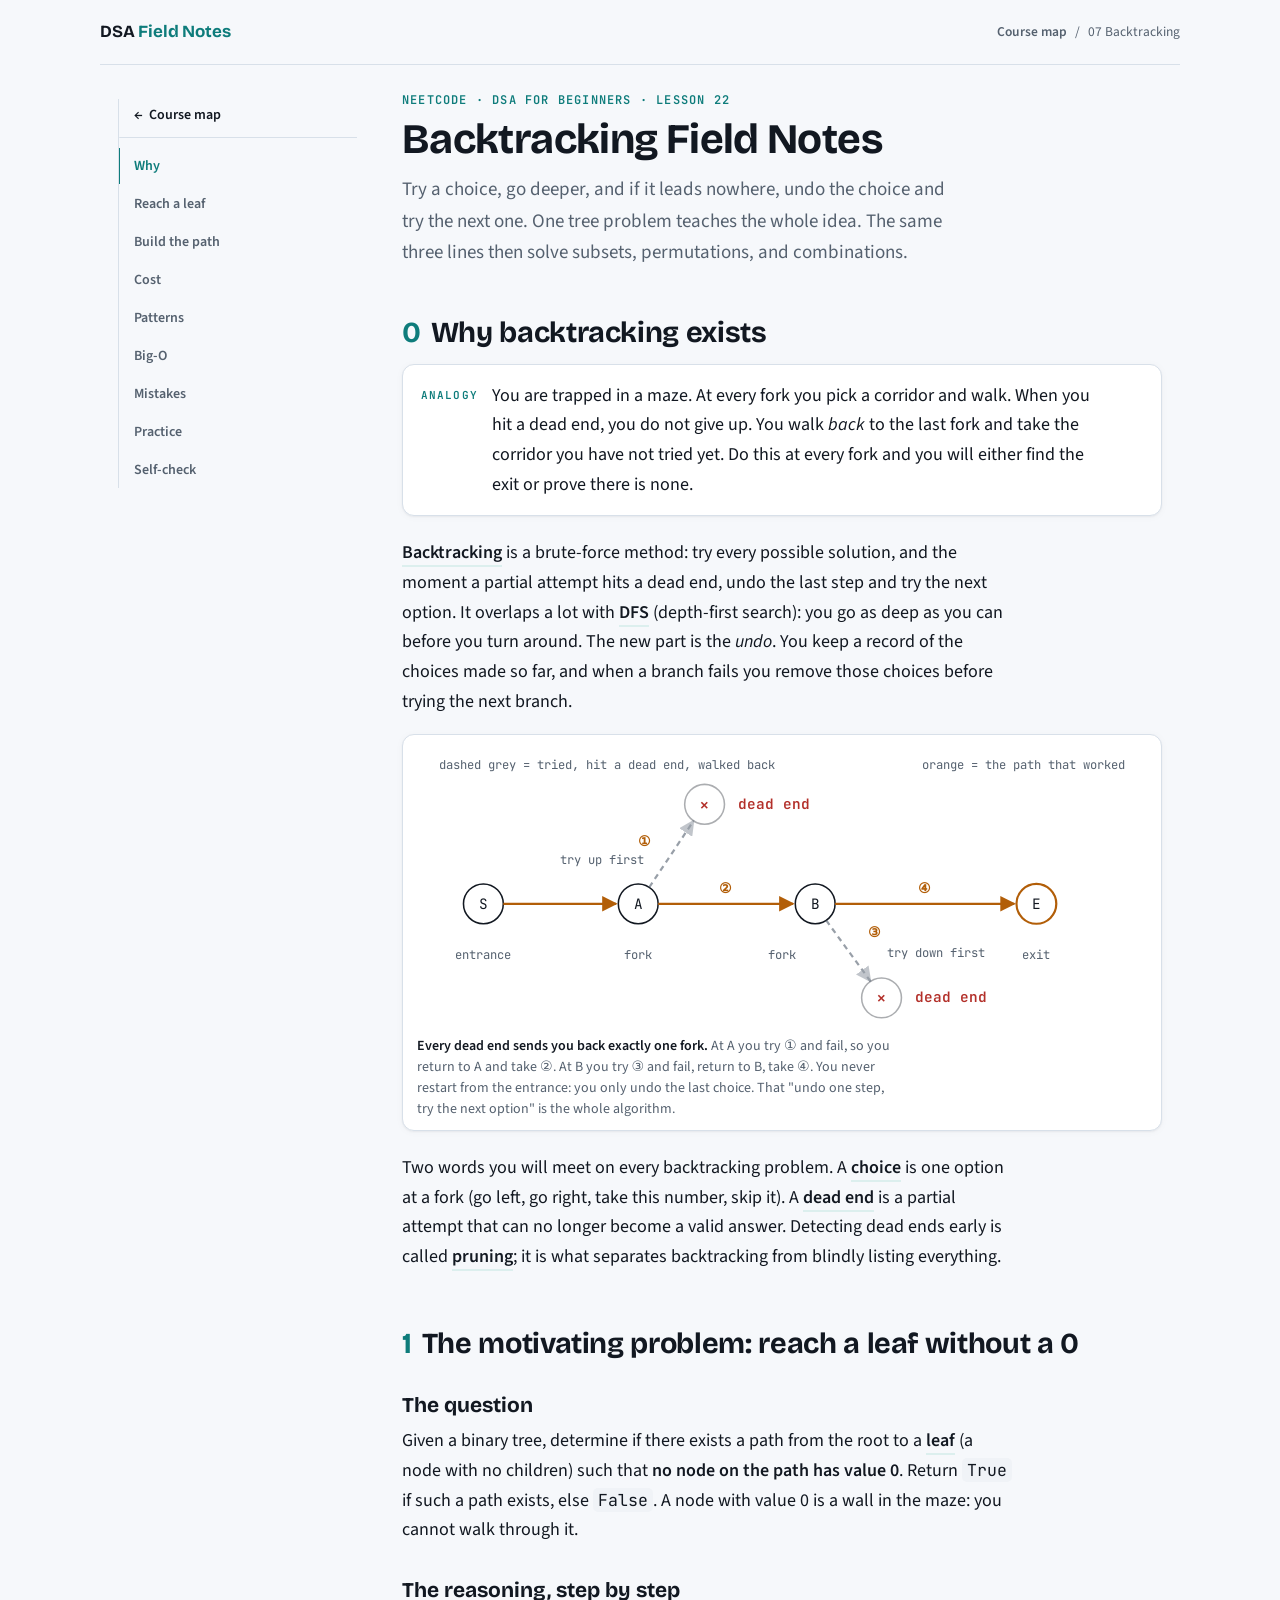
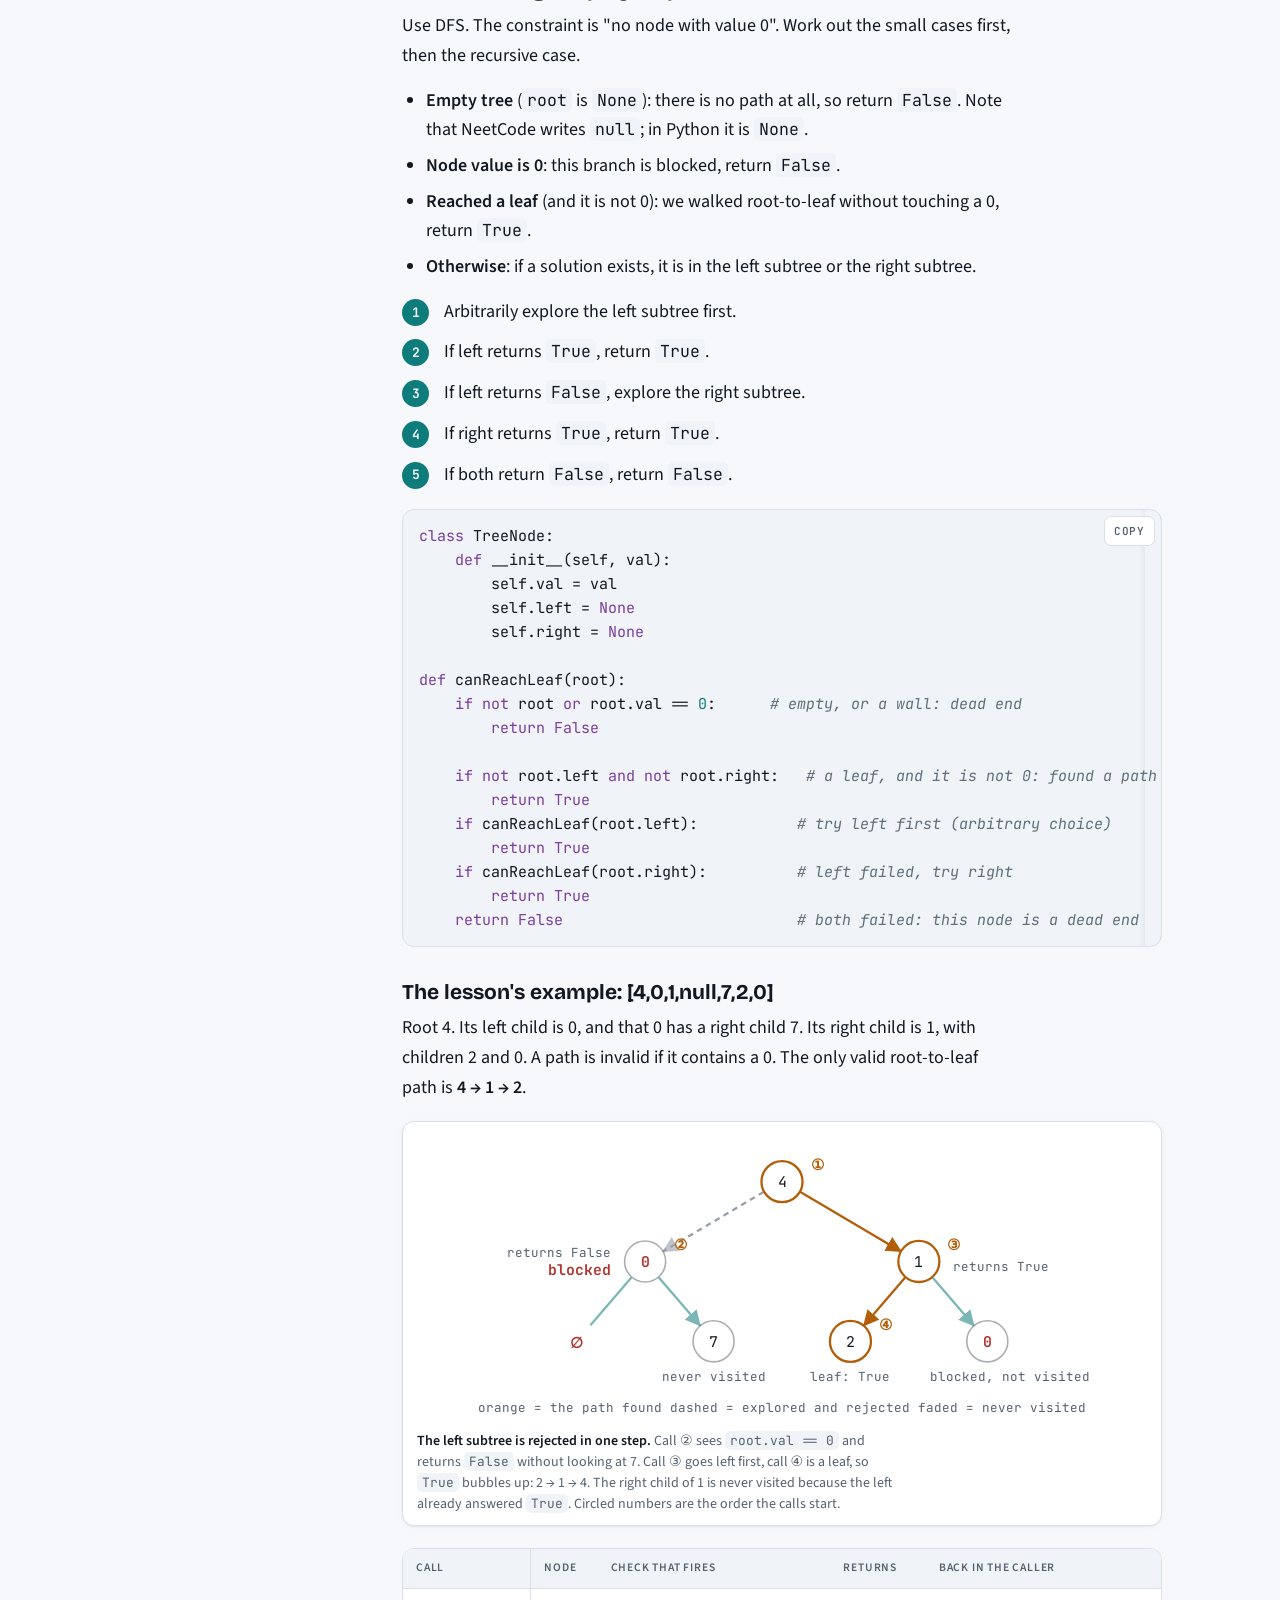
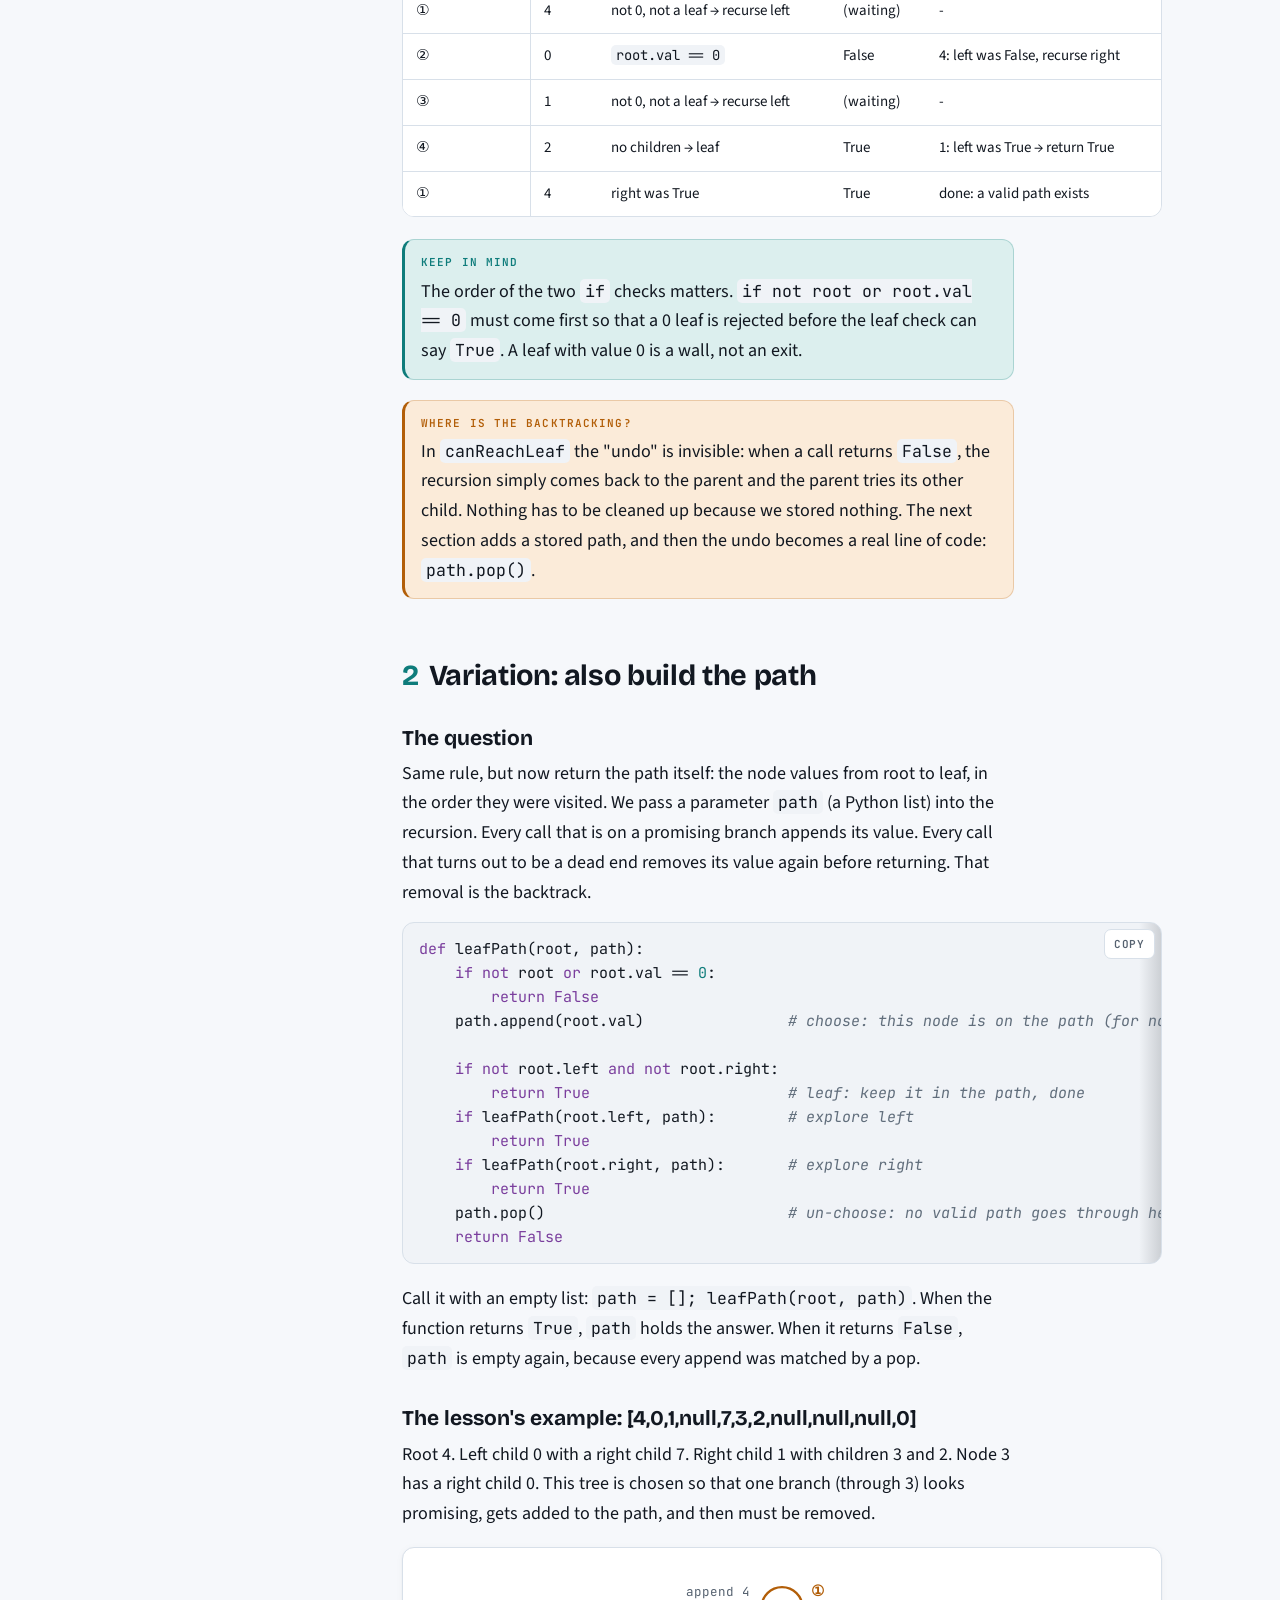
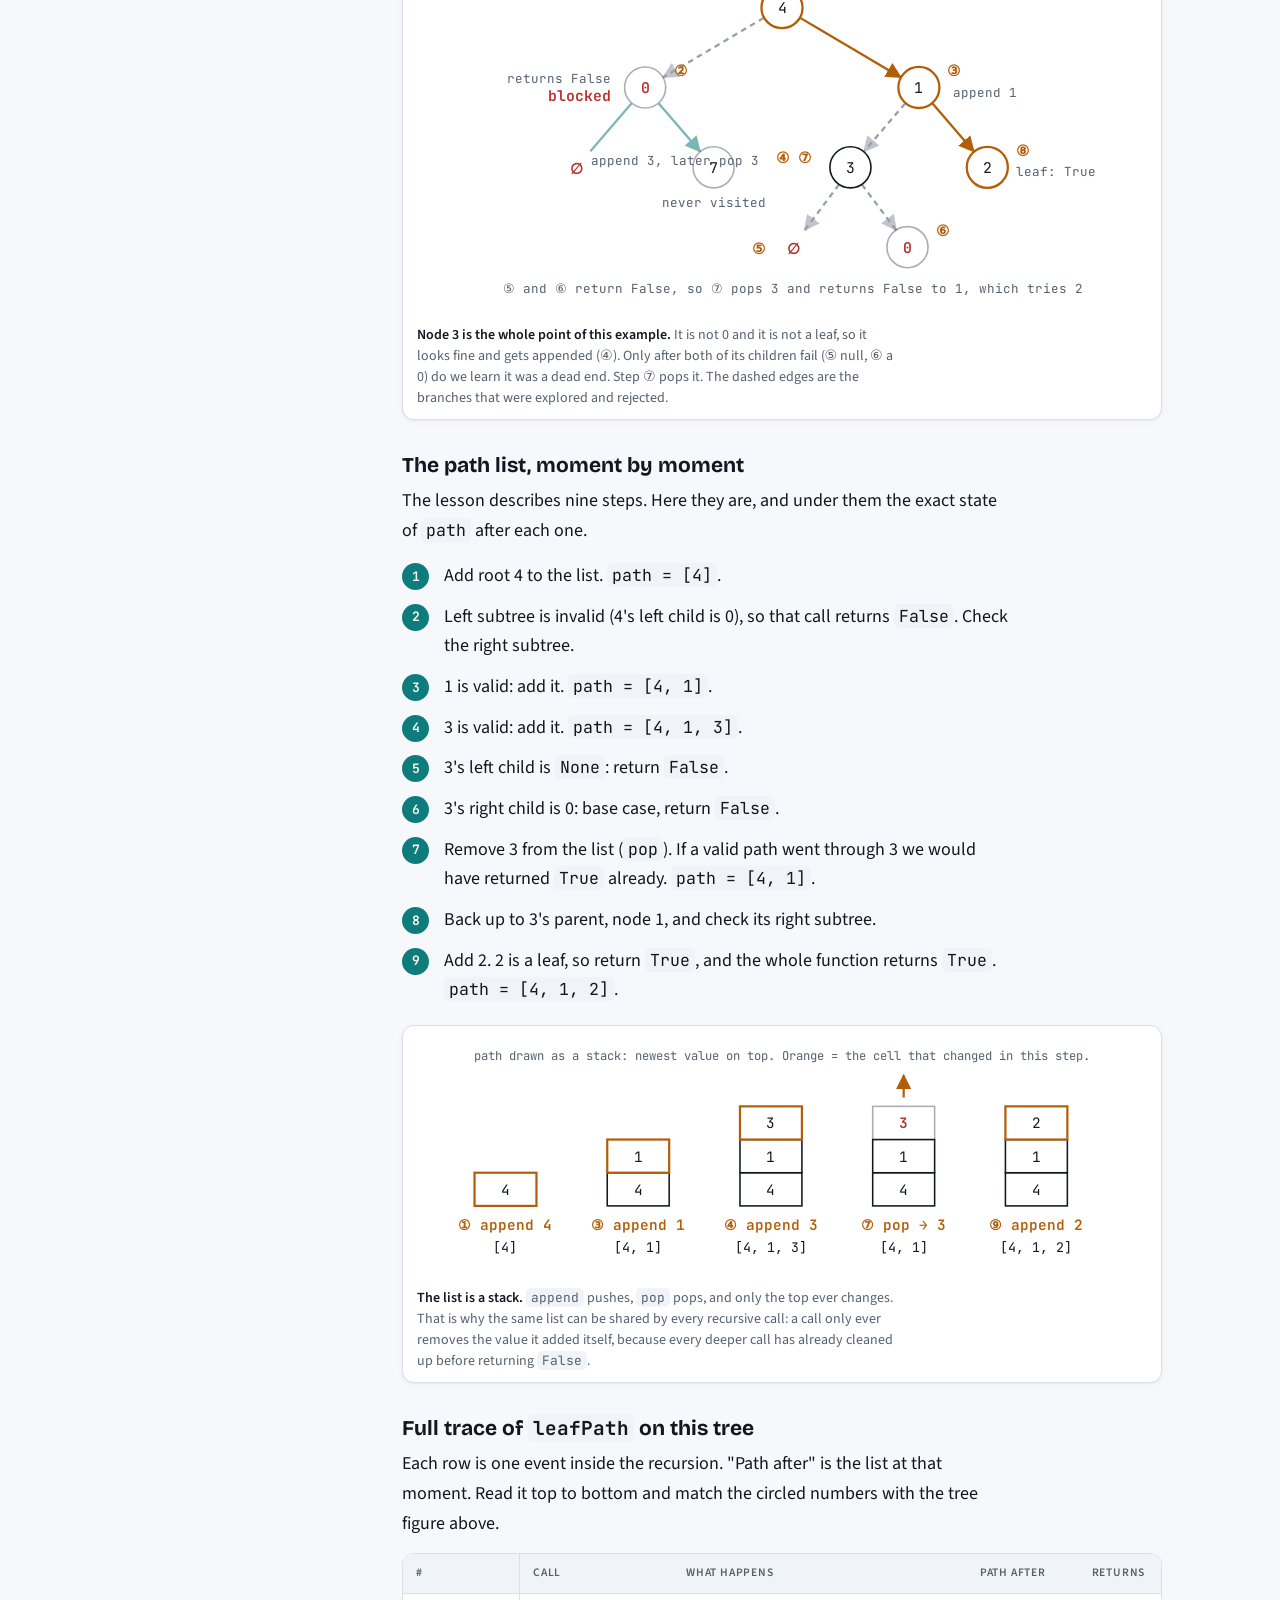
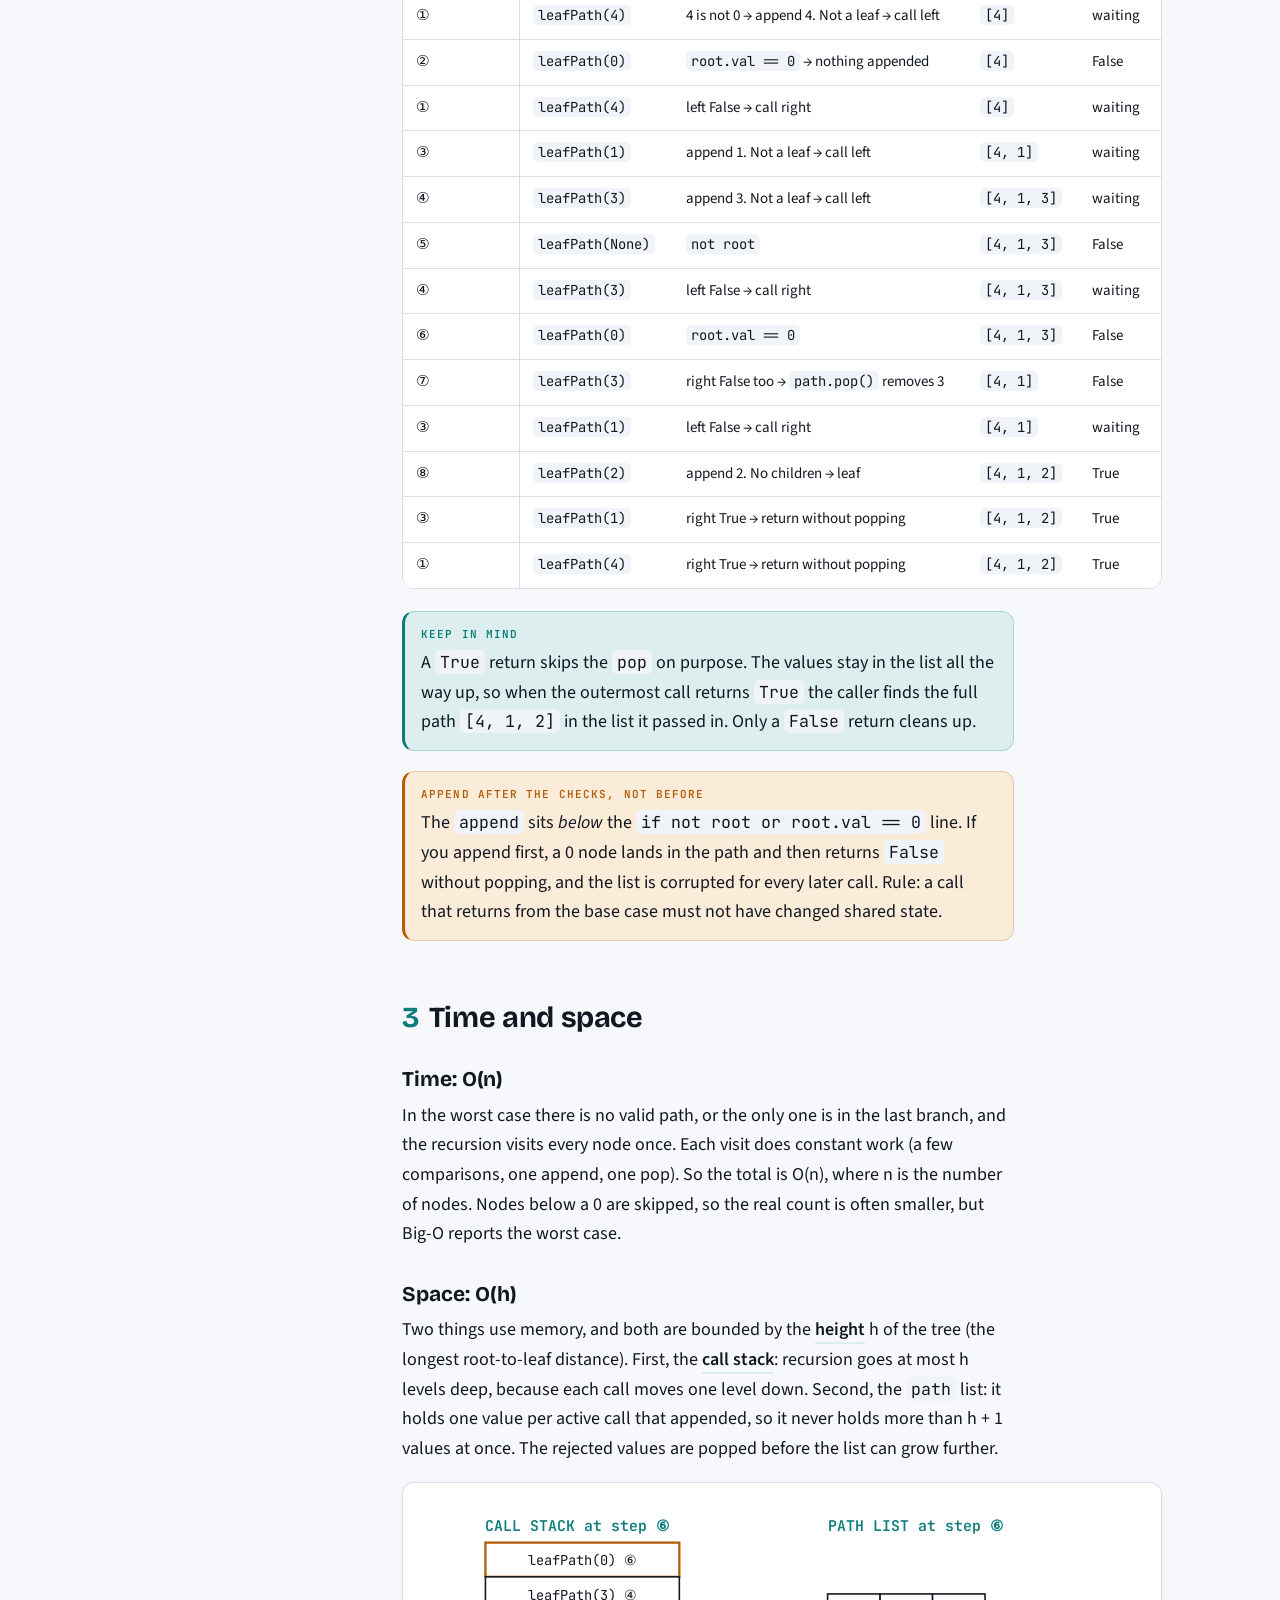
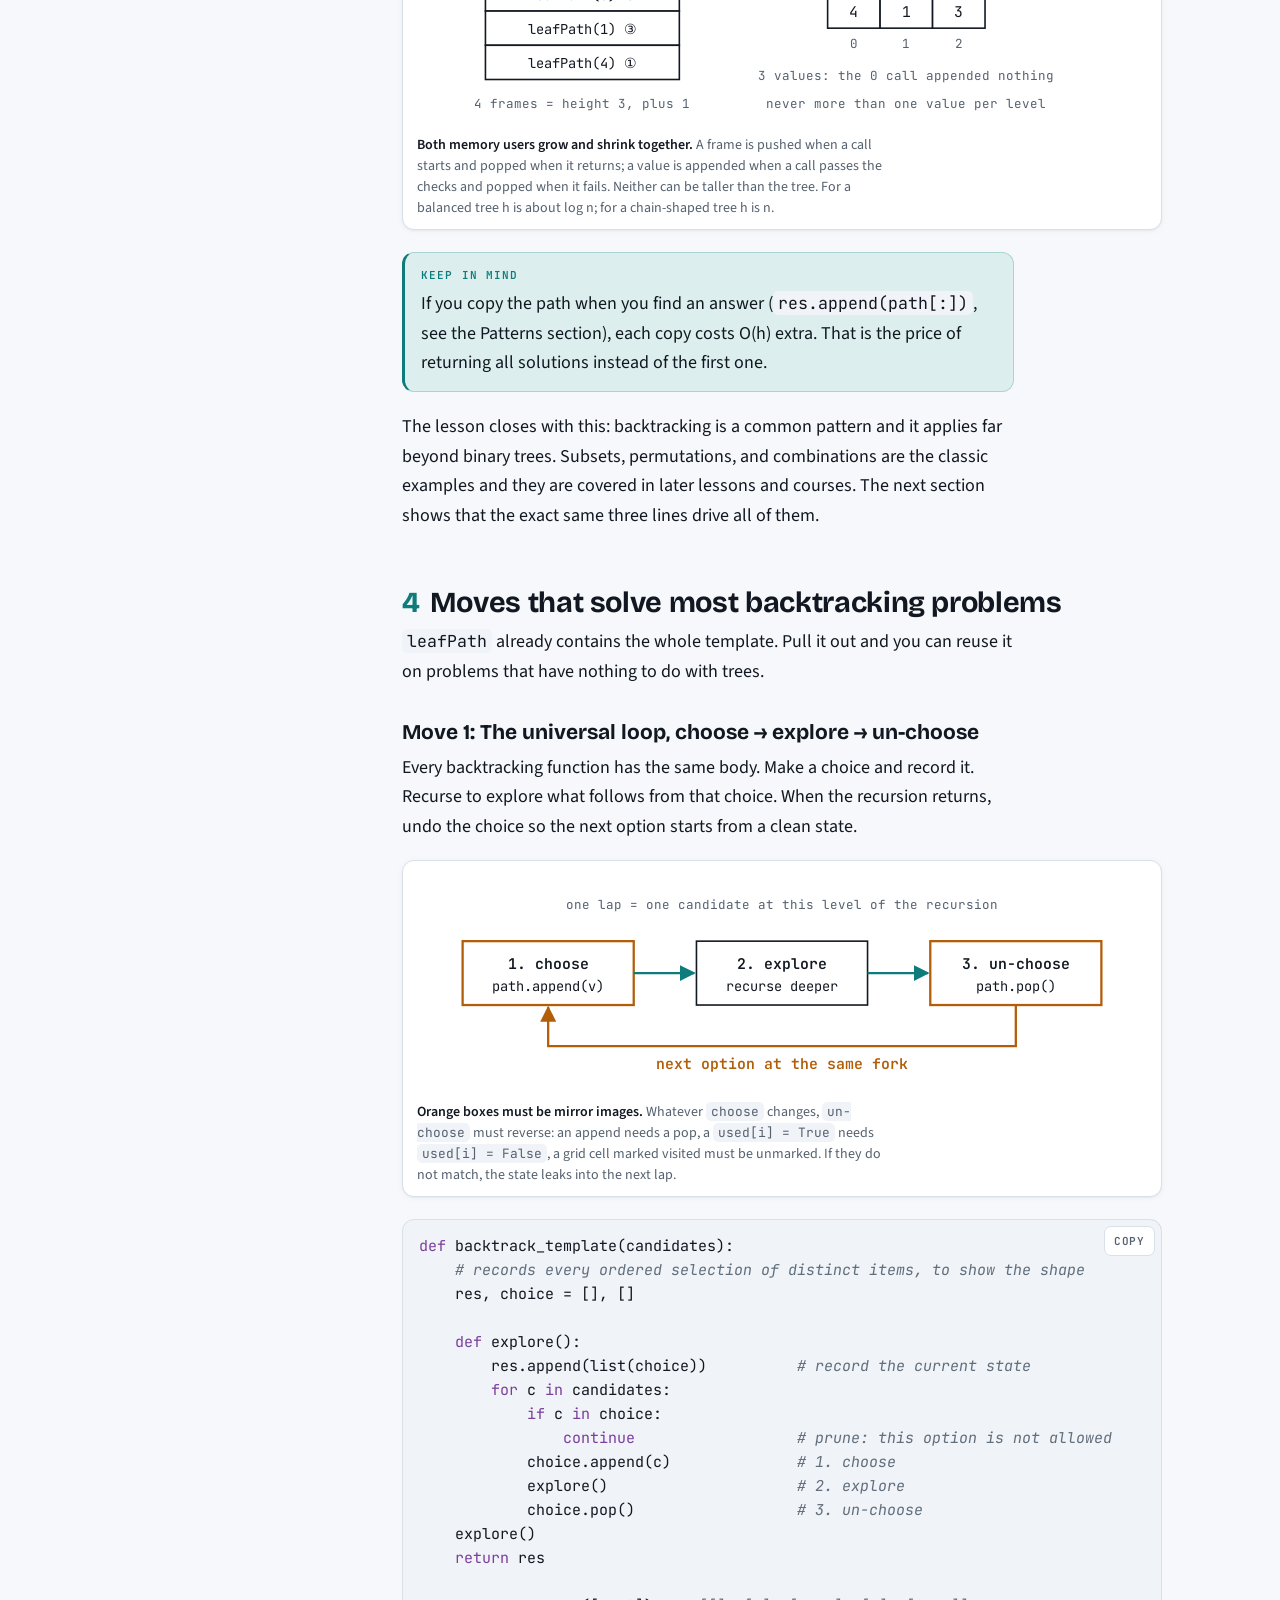
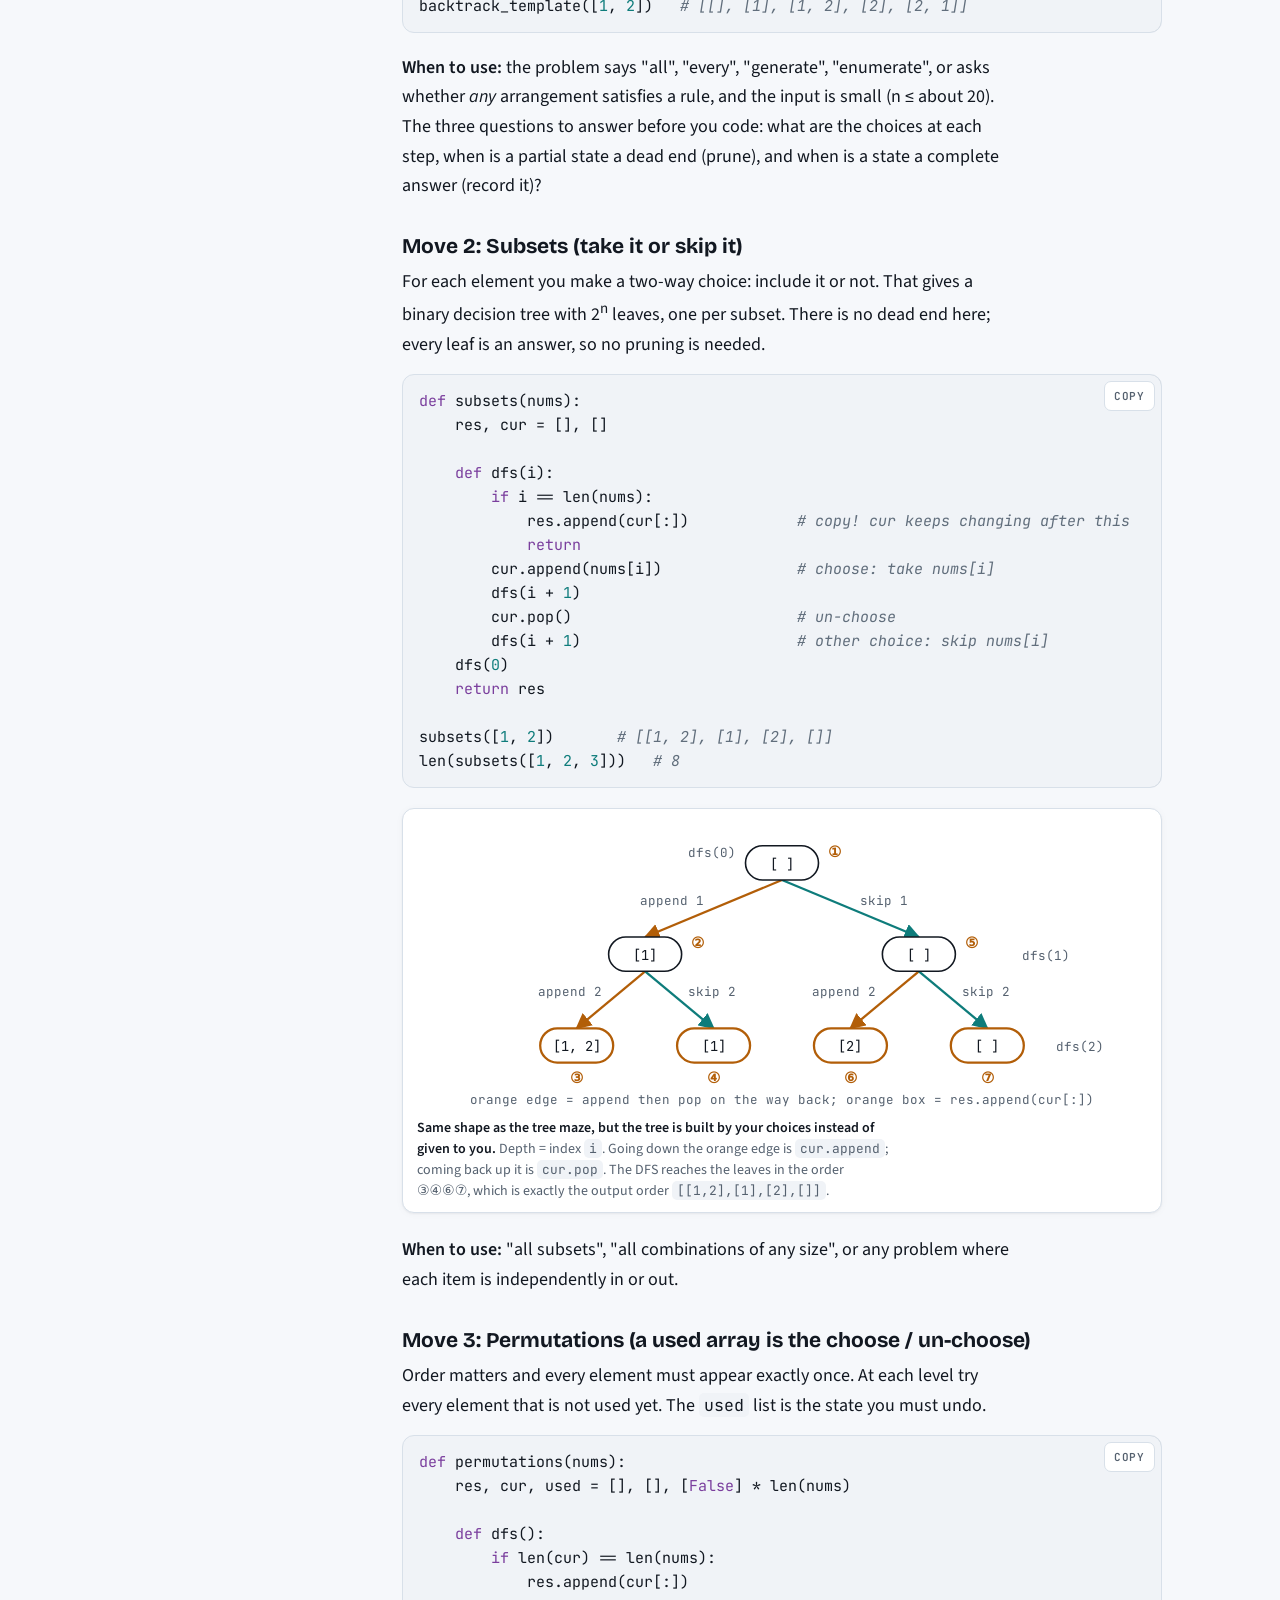
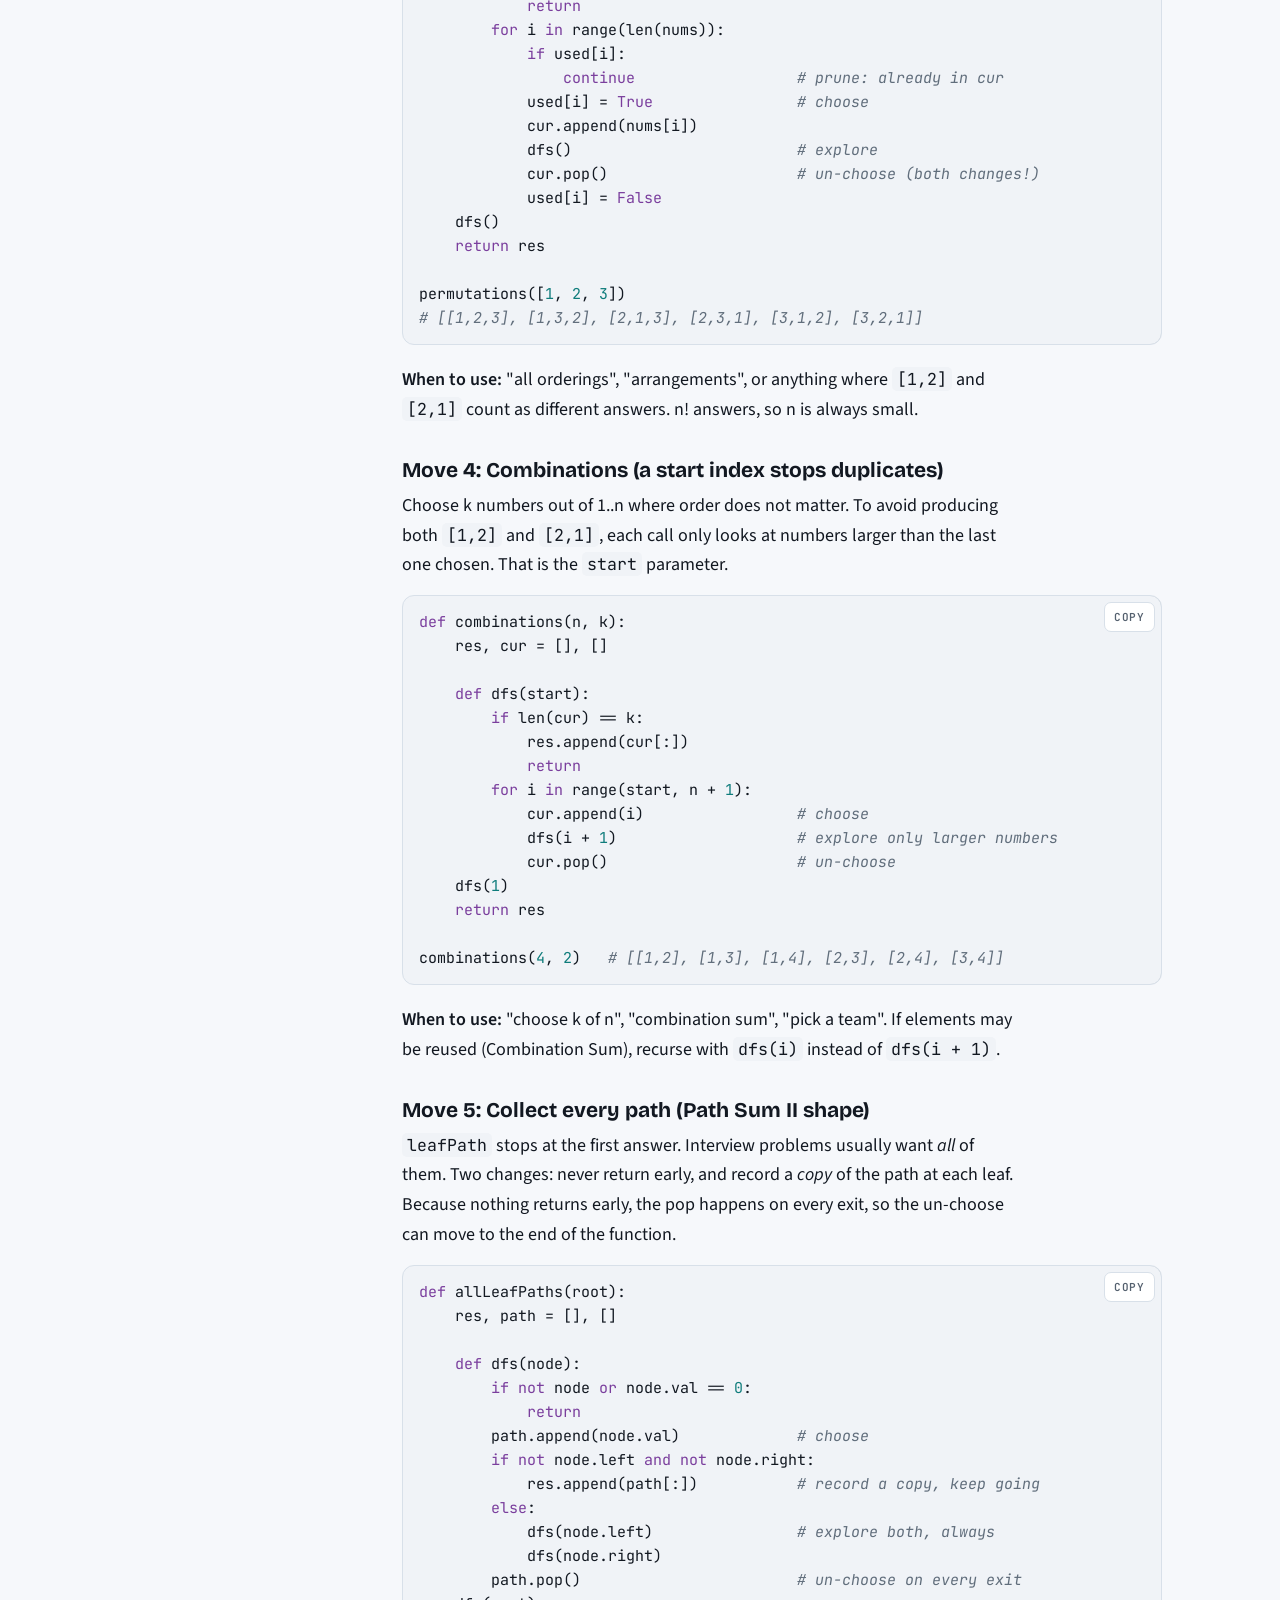
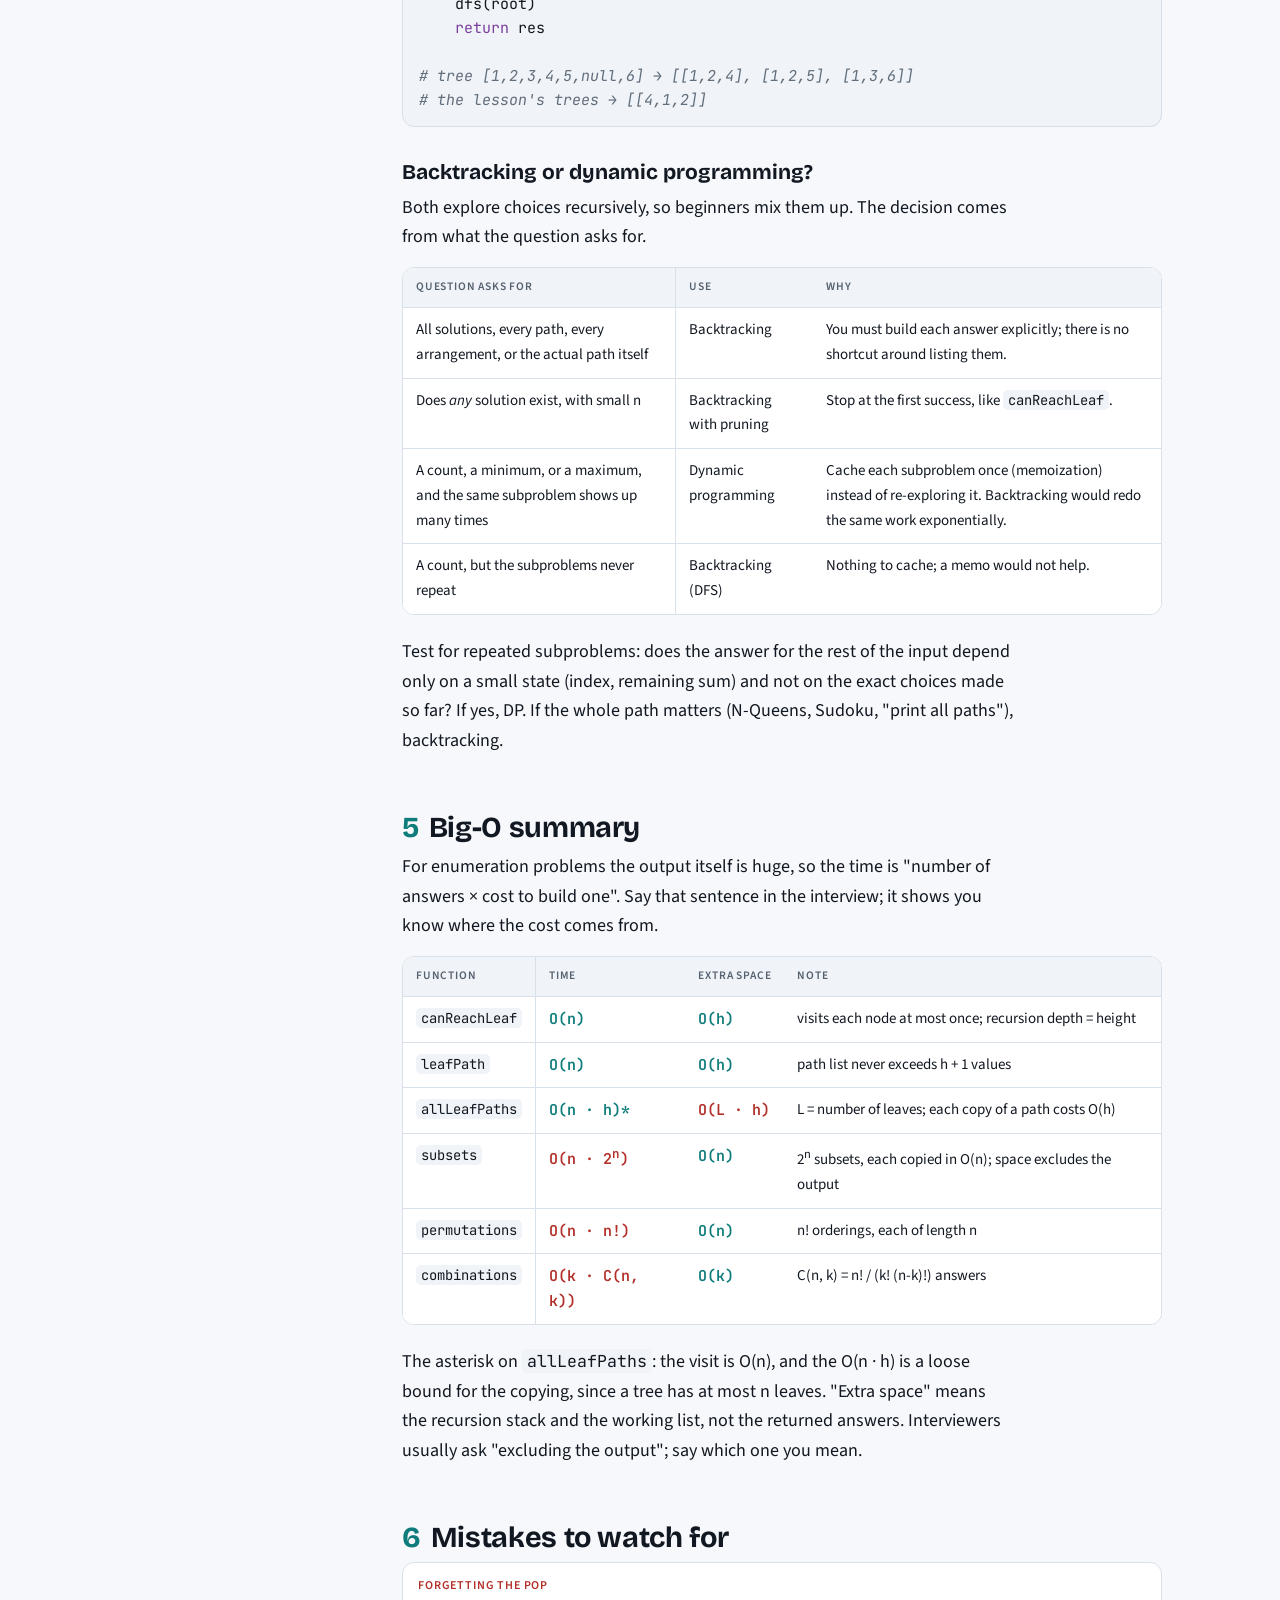
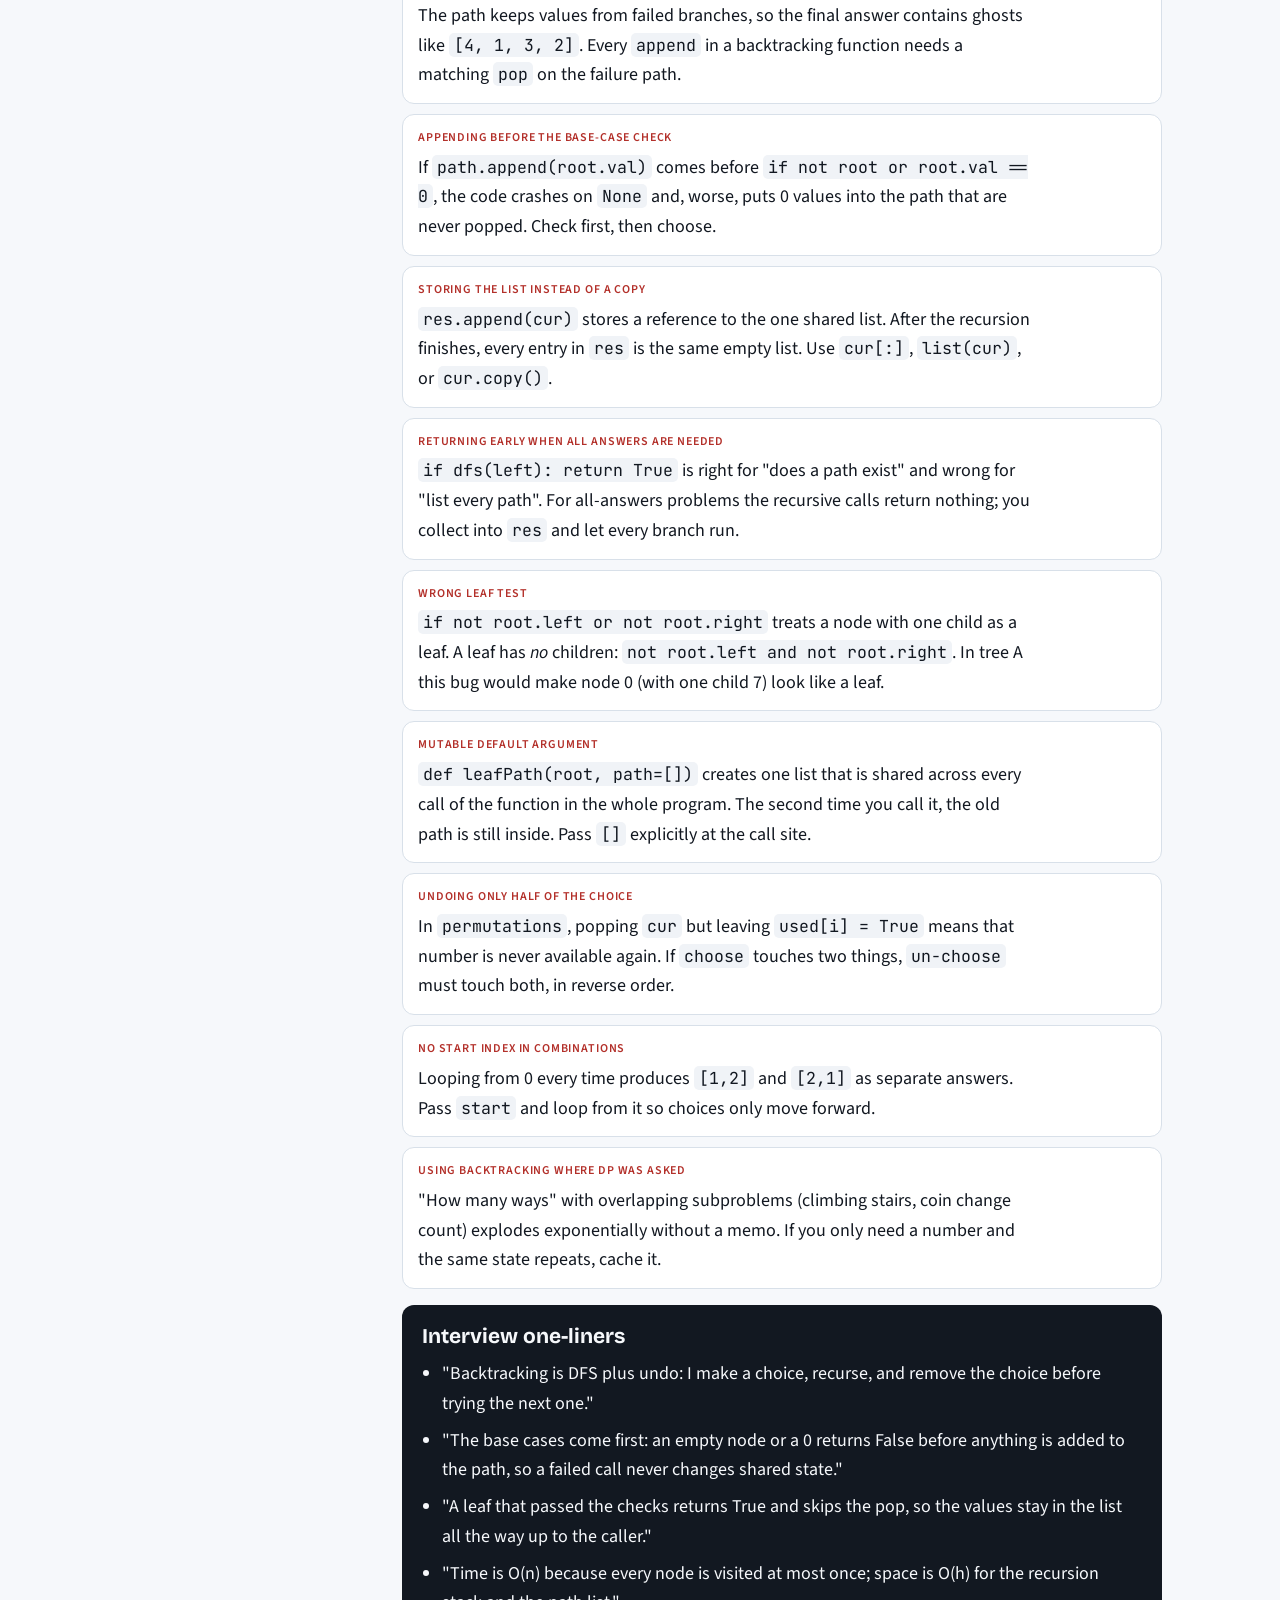
<file: topics/07-backtracking.html>
<!doctype html>
<html lang="en">
<head>
<meta charset="utf-8">
<meta name="viewport" content="width=device-width, initial-scale=1, viewport-fit=cover">
<meta name="theme-color" content="#F6F8FB" media="(prefers-color-scheme: light)">
<meta name="theme-color" content="#0F141A" media="(prefers-color-scheme: dark)">
<meta name="apple-mobile-web-app-capable" content="yes">
<meta name="apple-mobile-web-app-status-bar-style" content="default">
<meta name="apple-mobile-web-app-title" content="DSA Notes">
<meta name="format-detection" content="telephone=no">
<title>Backtracking · DSA Field Notes</title>
<meta name="description" content="Backtracking on a binary tree: canReachLeaf, leafPath with append and pop, the choose-explore-unchoose template, subsets, permutations, combinations, Big-O, mistakes, practice, self-check.">
<link rel="stylesheet" href="https://fonts.googleapis.com/css2?family=Bricolage+Grotesque:opsz,wght@12..96,500;12..96,700&family=Source+Sans+3:ital,wght@0,400;0,600;1,400&family=JetBrains+Mono:wght@400;600&display=swap">
<link rel="stylesheet" href="../assets/style.css">
<link rel="manifest" href="../manifest.webmanifest">
</head>
<body>
<svg width="0" height="0" style="position:absolute" aria-hidden="true">
  <defs>
    <marker id="arr" viewBox="0 0 10 10" refX="9" refY="5" markerWidth="7" markerHeight="7" orient="auto-start-reverse"><path d="M0,0 L10,5 L0,10 z" class="arr"/></marker>
    <marker id="arrNew" viewBox="0 0 10 10" refX="9" refY="5" markerWidth="7" markerHeight="7" orient="auto-start-reverse"><path d="M0,0 L10,5 L0,10 z" class="arrNew"/></marker>
    <marker id="arrOld" viewBox="0 0 10 10" refX="9" refY="5" markerWidth="7" markerHeight="7" orient="auto-start-reverse"><path d="M0,0 L10,5 L0,10 z" class="arrOld"/></marker>
    <marker id="arrCur" viewBox="0 0 10 10" refX="9" refY="5" markerWidth="7" markerHeight="7" orient="auto-start-reverse"><path d="M0,0 L10,5 L0,10 z" class="arrCur"/></marker>
  </defs>
</svg>

<div class="wrap">

<header class="site-head">
  <a class="brand" href="../index.html">DSA <span>Field Notes</span></a>
  <div class="crumbs"><a href="../index.html">Course map</a> <span>/</span> <span>07 Backtracking</span></div>
</header>
<div class="layout">

<nav class="sections" aria-label="Sections">
  <a class="home" href="../index.html">Course map</a>
  <a href="#why">Why</a>
  <a href="#reach">Reach a leaf</a>
  <a href="#path">Build the path</a>
  <a href="#cost">Cost</a>
  <a href="#patterns">Patterns</a>
  <a href="#complexity">Big-O</a>
  <a href="#mistakes">Mistakes</a>
  <a href="#practice">Practice</a>
  <a href="#quiz">Self-check</a>
</nav>

<div class="content">
<header class="top">
  <div class="eyebrow">NeetCode · DSA for Beginners · Lesson 22</div>
  <h1>Backtracking Field Notes</h1>
  <p class="lede">Try a choice, go deeper, and if it leads nowhere, undo the choice and try the next one. One tree problem teaches the whole idea. The same three lines then solve subsets, permutations, and combinations.</p>
</header>

<!-- ============================ WHY ============================ -->
<section id="why">
  <h2><span class="num">0</span>Why backtracking exists</h2>

  <div class="analogy">
    <div class="tag">Analogy</div>
    <p>You are trapped in a maze. At every fork you pick a corridor and walk. When you hit a dead end, you do not give up. You walk <em>back</em> to the last fork and take the corridor you have not tried yet. Do this at every fork and you will either find the exit or prove there is none.</p>
  </div>

  <p><dfn>Backtracking</dfn> is a brute-force method: try every possible solution, and the moment a partial attempt hits a dead end, undo the last step and try the next option. It overlaps a lot with <dfn>DFS</dfn> (depth-first search): you go as deep as you can before you turn around. The new part is the <em>undo</em>. You keep a record of the choices made so far, and when a branch fails you remove those choices before trying the next branch.</p>

  <figure>
    <svg viewBox="0 0 660 250" role="img" aria-label="A maze drawn as a branching path. From the entrance to fork A, fork A to a dead end is tried first and abandoned, then A to fork B, then B to a dead end is tried and abandoned, then B to the exit.">
      <text x="20" y="18" class="t small">dashed grey = tried, hit a dead end, walked back</text>
      <text x="640" y="18" class="t small" text-anchor="end">orange = the path that worked</text>
      <!-- nodes -->
      <circle cx="60" cy="140" r="18" class="nd"/><text x="60" y="145" class="t" text-anchor="middle">S</text>
      <text x="60" y="190" class="t small" text-anchor="middle">entrance</text>
      <circle cx="200" cy="140" r="18" class="nd"/><text x="200" y="145" class="t" text-anchor="middle">A</text>
      <text x="200" y="190" class="t small" text-anchor="middle">fork</text>
      <circle cx="360" cy="140" r="18" class="nd"/><text x="360" y="145" class="t" text-anchor="middle">B</text>
      <text x="330" y="190" class="t small" text-anchor="middle">fork</text>
      <circle cx="560" cy="140" r="18" class="nd newnd"/><text x="560" y="145" class="t" text-anchor="middle">E</text>
      <text x="560" y="190" class="t small" text-anchor="middle">exit</text>
      <!-- dead ends -->
      <circle cx="260" cy="50" r="18" class="nd dim"/><text x="260" y="55" class="t nulltxt" text-anchor="middle">✕</text>
      <text x="290" y="54" class="t nulltxt">dead end</text>
      <circle cx="420" cy="225" r="18" class="nd dim"/><text x="420" y="230" class="t nulltxt" text-anchor="middle">✕</text>
      <text x="450" y="229" class="t nulltxt">dead end</text>
      <!-- edges -->
      <path d="M78,140 L180,140" class="ptr newp" marker-end="url(#arrNew)"/>
      <path d="M210,125 L250,65" class="ptr old" marker-end="url(#arrOld)"/>
      <text x="212" y="88" class="t newlab" text-anchor="end">①</text>
      <text x="205" y="104" class="t small" text-anchor="end">try up first</text>
      <path d="M218,140 L340,140" class="ptr newp" marker-end="url(#arrNew)"/>
      <text x="279" y="130" class="t newlab" text-anchor="middle">②</text>
      <path d="M370,155 L410,210" class="ptr old" marker-end="url(#arrOld)"/>
      <text x="408" y="170" class="t newlab">③</text>
      <text x="425" y="188" class="t small">try down first</text>
      <path d="M378,140 L540,140" class="ptr newp" marker-end="url(#arrNew)"/>
      <text x="459" y="130" class="t newlab" text-anchor="middle">④</text>
    </svg>
    <figcaption><b>Every dead end sends you back exactly one fork.</b> At A you try ① and fail, so you return to A and take ②. At B you try ③ and fail, return to B, take ④. You never restart from the entrance: you only undo the last choice. That "undo one step, try the next option" is the whole algorithm.</figcaption>
  </figure>

  <p>Two words you will meet on every backtracking problem. A <dfn>choice</dfn> is one option at a fork (go left, go right, take this number, skip it). A <dfn>dead end</dfn> is a partial attempt that can no longer become a valid answer. Detecting dead ends early is called <dfn>pruning</dfn>; it is what separates backtracking from blindly listing everything.</p>
</section>

<!-- ============================ REACH A LEAF ============================ -->
<section id="reach">
  <h2><span class="num">1</span>The motivating problem: reach a leaf without a 0</h2>

  <h3>The question</h3>
  <p>Given a binary tree, determine if there exists a path from the root to a <dfn>leaf</dfn> (a node with no children) such that <strong>no node on the path has value 0</strong>. Return <code>True</code> if such a path exists, else <code>False</code>. A node with value 0 is a wall in the maze: you cannot walk through it.</p>

  <h3>The reasoning, step by step</h3>
  <p>Use DFS. The constraint is "no node with value 0". Work out the small cases first, then the recursive case.</p>
  <ul>
    <li><strong>Empty tree</strong> (<code>root</code> is <code>None</code>): there is no path at all, so return <code>False</code>. Note that NeetCode writes <code>null</code>; in Python it is <code>None</code>.</li>
    <li><strong>Node value is 0</strong>: this branch is blocked, return <code>False</code>.</li>
    <li><strong>Reached a leaf</strong> (and it is not 0): we walked root-to-leaf without touching a 0, return <code>True</code>.</li>
    <li><strong>Otherwise</strong>: if a solution exists, it is in the left subtree or the right subtree.</li>
  </ul>
  <ol class="steps">
    <li>Arbitrarily explore the left subtree first.</li>
    <li>If left returns <code>True</code>, return <code>True</code>.</li>
    <li>If left returns <code>False</code>, explore the right subtree.</li>
    <li>If right returns <code>True</code>, return <code>True</code>.</li>
    <li>If both return <code>False</code>, return <code>False</code>.</li>
  </ol>

<pre><code><span class="k">class</span> TreeNode:
    <span class="k">def</span> __init__(self, val):
        self.val = val
        self.left = <span class="k">None</span>
        self.right = <span class="k">None</span>

<span class="k">def</span> canReachLeaf(root):
    <span class="k">if not</span> root <span class="k">or</span> root.val == <span class="s">0</span>:      <span class="c"># empty, or a wall: dead end</span>
        <span class="k">return False</span>

    <span class="k">if not</span> root.left <span class="k">and not</span> root.right:   <span class="c"># a leaf, and it is not 0: found a path</span>
        <span class="k">return True</span>
    <span class="k">if</span> canReachLeaf(root.left):           <span class="c"># try left first (arbitrary choice)</span>
        <span class="k">return True</span>
    <span class="k">if</span> canReachLeaf(root.right):          <span class="c"># left failed, try right</span>
        <span class="k">return True</span>
    <span class="k">return False</span>                          <span class="c"># both failed: this node is a dead end</span></code></pre>

  <h3>The lesson's example: [4,0,1,null,7,2,0]</h3>
  <p>Root 4. Its left child is 0, and that 0 has a right child 7. Its right child is 1, with children 2 and 0. A path is invalid if it contains a 0. The only valid root-to-leaf path is <strong>4 → 1 → 2</strong>.</p>

  <figure>
    <svg viewBox="0 0 640 250" role="img" aria-label="Tree with root 4, left child 0 whose right child is 7, right child 1 with children 2 and 0. The path 4 to 1 to 2 is highlighted in orange. The 0 nodes are marked blocked. The edge from 4 to 0 is dashed because it was tried and rejected. Node 7 and the right 0 are faded because they were never visited.">
      <!-- edges -->
      <path d="M304,49 L216,101" class="ptr old" marker-end="url(#arrOld)"/>
      <path d="M336,49 L424,101" class="ptr newp" marker-end="url(#arrNew)"/>
      <path d="M188,124 L152,166" class="ptr prevp"/>
      <path d="M212,124 L248,166" class="ptr prevp" marker-end="url(#arr)"/>
      <path d="M428,124 L392,166" class="ptr newp" marker-end="url(#arrNew)"/>
      <path d="M452,124 L488,166" class="ptr prevp" marker-end="url(#arr)"/>
      <!-- nodes -->
      <circle cx="320" cy="40" r="18" class="nd newnd"/><text x="320" y="45" class="t" text-anchor="middle">4</text>
      <text x="345" y="30" class="t newlab">①</text>
      <circle cx="200" cy="110" r="18" class="nd dim"/><text x="200" y="115" class="t nulltxt" text-anchor="middle">0</text>
      <text x="225" y="100" class="t newlab">②</text>
      <text x="170" y="106" class="t small" text-anchor="end">returns False</text>
      <text x="170" y="122" class="t nulltxt" text-anchor="end" font-size="11">blocked</text>
      <circle cx="440" cy="110" r="18" class="nd newnd"/><text x="440" y="115" class="t" text-anchor="middle">1</text>
      <text x="465" y="100" class="t newlab">③</text>
      <text x="470" y="118" class="t small">returns True</text>
      <text x="140" y="186" class="t nulltxt" text-anchor="middle">∅</text>
      <circle cx="260" cy="180" r="18" class="nd dim"/><text x="260" y="185" class="t" text-anchor="middle">7</text>
      <text x="260" y="215" class="t small" text-anchor="middle">never visited</text>
      <circle cx="380" cy="180" r="18" class="nd newnd"/><text x="380" y="185" class="t" text-anchor="middle">2</text>
      <text x="405" y="170" class="t newlab">④</text>
      <text x="380" y="215" class="t small" text-anchor="middle">leaf: True</text>
      <circle cx="500" cy="180" r="18" class="nd dim"/><text x="500" y="185" class="t nulltxt" text-anchor="middle">0</text>
      <text x="520" y="215" class="t small" text-anchor="middle">blocked, not visited</text>
      <text x="320" y="242" class="t small" text-anchor="middle">orange = the path found     dashed = explored and rejected     faded = never visited</text>
    </svg>
    <figcaption><b>The left subtree is rejected in one step.</b> Call ② sees <code>root.val == 0</code> and returns <code>False</code> without looking at 7. Call ③ goes left first, call ④ is a leaf, so <code>True</code> bubbles up: 2 → 1 → 4. The right child of 1 is never visited because the left already answered <code>True</code>. Circled numbers are the order the calls start.</figcaption>
  </figure>

  <div class="tbl"><table>
    <thead><tr><th>Call</th><th>Node</th><th>Check that fires</th><th>Returns</th><th>Back in the caller</th></tr></thead>
    <tbody>
      <tr><td>①</td><td>4</td><td>not 0, not a leaf → recurse left</td><td>(waiting)</td><td>-</td></tr>
      <tr><td>②</td><td>0</td><td><code>root.val == 0</code></td><td>False</td><td>4: left was False, recurse right</td></tr>
      <tr><td>③</td><td>1</td><td>not 0, not a leaf → recurse left</td><td>(waiting)</td><td>-</td></tr>
      <tr><td>④</td><td>2</td><td>no children → leaf</td><td>True</td><td>1: left was True → return True</td></tr>
      <tr><td>①</td><td>4</td><td>right was True</td><td>True</td><td>done: a valid path exists</td></tr>
    </tbody>
  </table></div>

  <div class="callout keep">
    <span class="lab">Keep in mind</span>
    <p>The order of the two <code>if</code> checks matters. <code>if not root or root.val == 0</code> must come first so that a 0 leaf is rejected before the leaf check can say <code>True</code>. A leaf with value 0 is a wall, not an exit.</p>
  </div>

  <div class="callout">
    <span class="lab">Where is the backtracking?</span>
    <p>In <code>canReachLeaf</code> the "undo" is invisible: when a call returns <code>False</code>, the recursion simply comes back to the parent and the parent tries its other child. Nothing has to be cleaned up because we stored nothing. The next section adds a stored path, and then the undo becomes a real line of code: <code>path.pop()</code>.</p>
  </div>
</section>

<!-- ============================ BUILD THE PATH ============================ -->
<section id="path">
  <h2><span class="num">2</span>Variation: also build the path</h2>

  <h3>The question</h3>
  <p>Same rule, but now return the path itself: the node values from root to leaf, in the order they were visited. We pass a parameter <code>path</code> (a Python list) into the recursion. Every call that is on a promising branch appends its value. Every call that turns out to be a dead end removes its value again before returning. That removal is the backtrack.</p>

<pre><code><span class="k">def</span> leafPath(root, path):
    <span class="k">if not</span> root <span class="k">or</span> root.val == <span class="s">0</span>:
        <span class="k">return False</span>
    path.append(root.val)                <span class="c"># choose: this node is on the path (for now)</span>

    <span class="k">if not</span> root.left <span class="k">and not</span> root.right:
        <span class="k">return True</span>                      <span class="c"># leaf: keep it in the path, done</span>
    <span class="k">if</span> leafPath(root.left, path):        <span class="c"># explore left</span>
        <span class="k">return True</span>
    <span class="k">if</span> leafPath(root.right, path):       <span class="c"># explore right</span>
        <span class="k">return True</span>
    path.pop()                           <span class="c"># un-choose: no valid path goes through here</span>
    <span class="k">return False</span></code></pre>

  <p>Call it with an empty list: <code>path = []; leafPath(root, path)</code>. When the function returns <code>True</code>, <code>path</code> holds the answer. When it returns <code>False</code>, <code>path</code> is empty again, because every append was matched by a pop.</p>

  <h3>The lesson's example: [4,0,1,null,7,3,2,null,null,null,0]</h3>
  <p>Root 4. Left child 0 with a right child 7. Right child 1 with children 3 and 2. Node 3 has a right child 0. This tree is chosen so that one branch (through 3) looks promising, gets added to the path, and then must be removed.</p>

  <figure>
    <svg viewBox="0 0 640 310" role="img" aria-label="Tree with root 4, left child 0 whose right child is 7, right child 1 with children 3 and 2, and 3 has a right child 0. Calls are numbered in visit order: 4, then 0 which fails, then 1, then 3, then 3's null left, then 3's 0 right, then 3 is popped, then 2 which is a leaf. The path 4 to 1 to 2 is orange.">
      <!-- edges -->
      <path d="M304,49 L216,101" class="ptr old" marker-end="url(#arrOld)"/>
      <path d="M336,49 L424,101" class="ptr newp" marker-end="url(#arrNew)"/>
      <path d="M188,124 L152,166" class="ptr prevp"/>
      <path d="M212,124 L248,166" class="ptr prevp" marker-end="url(#arr)"/>
      <path d="M428,124 L392,166" class="ptr old" marker-end="url(#arrOld)"/>
      <path d="M452,124 L488,166" class="ptr newp" marker-end="url(#arrNew)"/>
      <path d="M370,195 L340,235" class="ptr old" marker-end="url(#arrOld)"/>
      <path d="M390,195 L420,235" class="ptr old" marker-end="url(#arrOld)"/>
      <!-- nodes -->
      <circle cx="320" cy="40" r="18" class="nd newnd"/><text x="320" y="45" class="t" text-anchor="middle">4</text>
      <text x="345" y="30" class="t newlab">①</text>
      <text x="292" y="30" class="t small" text-anchor="end">append 4</text>
      <circle cx="200" cy="110" r="18" class="nd dim"/><text x="200" y="115" class="t nulltxt" text-anchor="middle">0</text>
      <text x="225" y="100" class="t newlab">②</text>
      <text x="170" y="106" class="t small" text-anchor="end">returns False</text>
      <text x="170" y="122" class="t nulltxt" text-anchor="end" font-size="11">blocked</text>
      <circle cx="440" cy="110" r="18" class="nd newnd"/><text x="440" y="115" class="t" text-anchor="middle">1</text>
      <text x="465" y="100" class="t newlab">③</text>
      <text x="470" y="118" class="t small">append 1</text>
      <text x="140" y="186" class="t nulltxt" text-anchor="middle">∅</text>
      <circle cx="260" cy="180" r="18" class="nd dim"/><text x="260" y="185" class="t" text-anchor="middle">7</text>
      <text x="260" y="215" class="t small" text-anchor="middle">never visited</text>
      <circle cx="380" cy="180" r="18" class="nd"/><text x="380" y="185" class="t" text-anchor="middle">3</text>
      <text x="345" y="176" class="t newlab" text-anchor="end">④ ⑦</text>
      <text x="300" y="178" class="t small" text-anchor="end">append 3, later pop 3</text>
      <circle cx="500" cy="180" r="18" class="nd newnd"/><text x="500" y="185" class="t" text-anchor="middle">2</text>
      <text x="525" y="170" class="t newlab">⑧</text>
      <text x="525" y="188" class="t small">leaf: True</text>
      <text x="330" y="256" class="t nulltxt" text-anchor="middle">∅</text>
      <text x="305" y="256" class="t newlab" text-anchor="end">⑤</text>
      <circle cx="430" cy="250" r="18" class="nd dim"/><text x="430" y="255" class="t nulltxt" text-anchor="middle">0</text>
      <text x="455" y="240" class="t newlab">⑥</text>
      <text x="330" y="290" class="t small" text-anchor="middle">⑤ and ⑥ return False, so ⑦ pops 3 and returns False to 1, which tries 2</text>
    </svg>
    <figcaption><b>Node 3 is the whole point of this example.</b> It is not 0 and it is not a leaf, so it looks fine and gets appended (④). Only after both of its children fail (⑤ null, ⑥ a 0) do we learn it was a dead end. Step ⑦ pops it. The dashed edges are the branches that were explored and rejected.</figcaption>
  </figure>

  <h3>The path list, moment by moment</h3>
  <p>The lesson describes nine steps. Here they are, and under them the exact state of <code>path</code> after each one.</p>
  <ol class="steps">
    <li>Add root 4 to the list. <code>path = [4]</code>.</li>
    <li>Left subtree is invalid (4's left child is 0), so that call returns <code>False</code>. Check the right subtree.</li>
    <li>1 is valid: add it. <code>path = [4, 1]</code>.</li>
    <li>3 is valid: add it. <code>path = [4, 1, 3]</code>.</li>
    <li>3's left child is <code>None</code>: return <code>False</code>.</li>
    <li>3's right child is 0: base case, return <code>False</code>.</li>
    <li>Remove 3 from the list (<code>pop</code>). If a valid path went through 3 we would have returned <code>True</code> already. <code>path = [4, 1]</code>.</li>
    <li>Back up to 3's parent, node 1, and check its right subtree.</li>
    <li>Add 2. 2 is a leaf, so return <code>True</code>, and the whole function returns <code>True</code>. <code>path = [4, 1, 2]</code>.</li>
  </ol>

  <figure>
    <svg viewBox="0 0 660 215" role="img" aria-label="Five snapshots of the path list drawn as a stack. First it holds 4. Then 4 and 1. Then 4, 1 and 3. Then 3 is popped leaving 4 and 1. Then 2 is appended giving 4, 1, 2.">
      <text x="330" y="18" class="t small" text-anchor="middle">path drawn as a stack: newest value on top. Orange = the cell that changed in this step.</text>
      <!-- panel 1: [4] -->
      <rect x="52" y="120" width="56" height="30" class="nd newnd"/><text x="80" y="140" class="t" text-anchor="middle">4</text>
      <text x="80" y="172" class="t newlab" text-anchor="middle" font-size="12">① append 4</text>
      <text x="80" y="192" class="t mono" text-anchor="middle">[4]</text>
      <!-- panel 2: [4,1] -->
      <rect x="172" y="120" width="56" height="30" class="nd"/><text x="200" y="140" class="t" text-anchor="middle">4</text>
      <rect x="172" y="90" width="56" height="30" class="nd newnd"/><text x="200" y="110" class="t" text-anchor="middle">1</text>
      <text x="200" y="172" class="t newlab" text-anchor="middle" font-size="12">③ append 1</text>
      <text x="200" y="192" class="t mono" text-anchor="middle">[4, 1]</text>
      <!-- panel 3: [4,1,3] -->
      <rect x="292" y="120" width="56" height="30" class="nd"/><text x="320" y="140" class="t" text-anchor="middle">4</text>
      <rect x="292" y="90" width="56" height="30" class="nd"/><text x="320" y="110" class="t" text-anchor="middle">1</text>
      <rect x="292" y="60" width="56" height="30" class="nd newnd"/><text x="320" y="80" class="t" text-anchor="middle">3</text>
      <text x="320" y="172" class="t newlab" text-anchor="middle" font-size="12">④ append 3</text>
      <text x="320" y="192" class="t mono" text-anchor="middle">[4, 1, 3]</text>
      <!-- panel 4: pop -> [4,1] -->
      <rect x="412" y="120" width="56" height="30" class="nd"/><text x="440" y="140" class="t" text-anchor="middle">4</text>
      <rect x="412" y="90" width="56" height="30" class="nd"/><text x="440" y="110" class="t" text-anchor="middle">1</text>
      <rect x="412" y="60" width="56" height="30" class="nd dim"/><text x="440" y="80" class="t nulltxt" text-anchor="middle">3</text>
      <path d="M440,52 L440,32" class="ptr newp" marker-end="url(#arrNew)"/>
      <text x="440" y="172" class="t newlab" text-anchor="middle" font-size="12">⑦ pop → 3</text>
      <text x="440" y="192" class="t mono" text-anchor="middle">[4, 1]</text>
      <!-- panel 5: [4,1,2] -->
      <rect x="532" y="120" width="56" height="30" class="nd"/><text x="560" y="140" class="t" text-anchor="middle">4</text>
      <rect x="532" y="90" width="56" height="30" class="nd"/><text x="560" y="110" class="t" text-anchor="middle">1</text>
      <rect x="532" y="60" width="56" height="30" class="nd newnd"/><text x="560" y="80" class="t" text-anchor="middle">2</text>
      <text x="560" y="172" class="t newlab" text-anchor="middle" font-size="12">⑨ append 2</text>
      <text x="560" y="192" class="t mono" text-anchor="middle">[4, 1, 2]</text>
    </svg>
    <figcaption><b>The list is a stack.</b> <code>append</code> pushes, <code>pop</code> pops, and only the top ever changes. That is why the same list can be shared by every recursive call: a call only ever removes the value it added itself, because every deeper call has already cleaned up before returning <code>False</code>.</figcaption>
  </figure>

  <h3>Full trace of <code>leafPath</code> on this tree</h3>
  <p>Each row is one event inside the recursion. "Path after" is the list at that moment. Read it top to bottom and match the circled numbers with the tree figure above.</p>
  <div class="tbl"><table>
    <thead><tr><th>#</th><th>Call</th><th>What happens</th><th>Path after</th><th>Returns</th></tr></thead>
    <tbody>
      <tr><td>①</td><td><code>leafPath(4)</code></td><td>4 is not 0 → append 4. Not a leaf → call left</td><td><code>[4]</code></td><td>waiting</td></tr>
      <tr><td>②</td><td><code>leafPath(0)</code></td><td><code>root.val == 0</code> → nothing appended</td><td><code>[4]</code></td><td>False</td></tr>
      <tr><td>①</td><td><code>leafPath(4)</code></td><td>left False → call right</td><td><code>[4]</code></td><td>waiting</td></tr>
      <tr><td>③</td><td><code>leafPath(1)</code></td><td>append 1. Not a leaf → call left</td><td><code>[4, 1]</code></td><td>waiting</td></tr>
      <tr><td>④</td><td><code>leafPath(3)</code></td><td>append 3. Not a leaf → call left</td><td><code>[4, 1, 3]</code></td><td>waiting</td></tr>
      <tr><td>⑤</td><td><code>leafPath(None)</code></td><td><code>not root</code></td><td><code>[4, 1, 3]</code></td><td>False</td></tr>
      <tr><td>④</td><td><code>leafPath(3)</code></td><td>left False → call right</td><td><code>[4, 1, 3]</code></td><td>waiting</td></tr>
      <tr><td>⑥</td><td><code>leafPath(0)</code></td><td><code>root.val == 0</code></td><td><code>[4, 1, 3]</code></td><td>False</td></tr>
      <tr><td>⑦</td><td><code>leafPath(3)</code></td><td>right False too → <code>path.pop()</code> removes 3</td><td><code>[4, 1]</code></td><td>False</td></tr>
      <tr><td>③</td><td><code>leafPath(1)</code></td><td>left False → call right</td><td><code>[4, 1]</code></td><td>waiting</td></tr>
      <tr><td>⑧</td><td><code>leafPath(2)</code></td><td>append 2. No children → leaf</td><td><code>[4, 1, 2]</code></td><td>True</td></tr>
      <tr><td>③</td><td><code>leafPath(1)</code></td><td>right True → return without popping</td><td><code>[4, 1, 2]</code></td><td>True</td></tr>
      <tr><td>①</td><td><code>leafPath(4)</code></td><td>right True → return without popping</td><td><code>[4, 1, 2]</code></td><td>True</td></tr>
    </tbody>
  </table></div>

  <div class="callout keep">
    <span class="lab">Keep in mind</span>
    <p>A <code>True</code> return skips the <code>pop</code> on purpose. The values stay in the list all the way up, so when the outermost call returns <code>True</code> the caller finds the full path <code>[4, 1, 2]</code> in the list it passed in. Only a <code>False</code> return cleans up.</p>
  </div>

  <div class="callout">
    <span class="lab">Append after the checks, not before</span>
    <p>The <code>append</code> sits <em>below</em> the <code>if not root or root.val == 0</code> line. If you append first, a 0 node lands in the path and then returns <code>False</code> without popping, and the list is corrupted for every later call. Rule: a call that returns from the base case must not have changed shared state.</p>
  </div>
</section>

<!-- ============================ COST ============================ -->
<section id="cost">
  <h2><span class="num">3</span>Time and space</h2>

  <h3>Time: O(n)</h3>
  <p>In the worst case there is no valid path, or the only one is in the last branch, and the recursion visits every node once. Each visit does constant work (a few comparisons, one append, one pop). So the total is O(n), where n is the number of nodes. Nodes below a 0 are skipped, so the real count is often smaller, but Big-O reports the worst case.</p>

  <h3>Space: O(h)</h3>
  <p>Two things use memory, and both are bounded by the <dfn>height</dfn> h of the tree (the longest root-to-leaf distance). First, the <dfn>call stack</dfn>: recursion goes at most h levels deep, because each call moves one level down. Second, the <code>path</code> list: it holds one value per active call that appended, so it never holds more than h + 1 values at once. The rejected values are popped before the list can grow further.</p>

  <figure>
    <svg viewBox="0 0 640 200" role="img" aria-label="At the deepest moment of the trace, the call stack holds four frames: leafPath 4, leafPath 1, leafPath 3 and leafPath 0 on top. The path list holds 4, 1, 3. Both are bounded by the height of the tree.">
      <text x="60" y="30" class="t ptrlab">CALL STACK at step ⑥</text>
      <rect x="60" y="40" width="170" height="30" class="nd newnd"/><text x="145" y="60" class="t mono" text-anchor="middle">leafPath(0)  ⑥</text>
      <rect x="60" y="70" width="170" height="30" class="nd"/><text x="145" y="90" class="t mono" text-anchor="middle">leafPath(3)  ④</text>
      <rect x="60" y="100" width="170" height="30" class="nd"/><text x="145" y="120" class="t mono" text-anchor="middle">leafPath(1)  ③</text>
      <rect x="60" y="130" width="170" height="30" class="nd"/><text x="145" y="150" class="t mono" text-anchor="middle">leafPath(4)  ①</text>
      <text x="145" y="185" class="t small" text-anchor="middle">4 frames = height 3, plus 1</text>
      <text x="360" y="30" class="t ptrlab">PATH LIST at step ⑥</text>
      <rect x="360" y="85" width="46" height="30" class="nd"/><text x="383" y="105" class="t" text-anchor="middle">4</text>
      <rect x="406" y="85" width="46" height="30" class="nd"/><text x="429" y="105" class="t" text-anchor="middle">1</text>
      <rect x="452" y="85" width="46" height="30" class="nd"/><text x="475" y="105" class="t" text-anchor="middle">3</text>
      <text x="383" y="132" class="t small" text-anchor="middle">0</text>
      <text x="429" y="132" class="t small" text-anchor="middle">1</text>
      <text x="475" y="132" class="t small" text-anchor="middle">2</text>
      <text x="429" y="160" class="t small" text-anchor="middle">3 values: the 0 call appended nothing</text>
      <text x="429" y="185" class="t small" text-anchor="middle">never more than one value per level</text>
    </svg>
    <figcaption><b>Both memory users grow and shrink together.</b> A frame is pushed when a call starts and popped when it returns; a value is appended when a call passes the checks and popped when it fails. Neither can be taller than the tree. For a balanced tree h is about log n; for a chain-shaped tree h is n.</figcaption>
  </figure>

  <div class="callout keep">
    <span class="lab">Keep in mind</span>
    <p>If you copy the path when you find an answer (<code>res.append(path[:])</code>, see the Patterns section), each copy costs O(h) extra. That is the price of returning all solutions instead of the first one.</p>
  </div>

  <p>The lesson closes with this: backtracking is a common pattern and it applies far beyond binary trees. Subsets, permutations, and combinations are the classic examples and they are covered in later lessons and courses. The next section shows that the exact same three lines drive all of them.</p>
</section>

<!-- ============================ PATTERNS ============================ -->
<section id="patterns">
  <h2><span class="num">4</span>Moves that solve most backtracking problems</h2>
  <p><code>leafPath</code> already contains the whole template. Pull it out and you can reuse it on problems that have nothing to do with trees.</p>

  <h3>Move 1: The universal loop, choose → explore → un-choose</h3>
  <p>Every backtracking function has the same body. Make a choice and record it. Recurse to explore what follows from that choice. When the recursion returns, undo the choice so the next option starts from a clean state.</p>

  <figure>
    <svg viewBox="0 0 640 190" role="img" aria-label="Three boxes in a row: choose, explore, un-choose, with arrows between them and a return arrow from un-choose back to choose labeled next option.">
      <text x="320" y="30" class="t small" text-anchor="middle">one lap = one candidate at this level of the recursion</text>
      <rect x="40" y="58" width="150" height="56" class="nd newnd"/>
      <text x="115" y="82" class="t" text-anchor="middle" font-weight="600">1. choose</text>
      <text x="115" y="102" class="t mono" text-anchor="middle">path.append(v)</text>
      <path d="M190,86 L243,86" class="ptr" marker-end="url(#arr)"/>
      <rect x="245" y="58" width="150" height="56" class="nd"/>
      <text x="320" y="82" class="t" text-anchor="middle" font-weight="600">2. explore</text>
      <text x="320" y="102" class="t mono" text-anchor="middle">recurse deeper</text>
      <path d="M395,86 L448,86" class="ptr" marker-end="url(#arr)"/>
      <rect x="450" y="58" width="150" height="56" class="nd newnd"/>
      <text x="525" y="82" class="t" text-anchor="middle" font-weight="600">3. un-choose</text>
      <text x="525" y="102" class="t mono" text-anchor="middle">path.pop()</text>
      <path d="M525,114 L525,150 L115,150 L115,116" class="ptr newp" marker-end="url(#arrNew)"/>
      <text x="320" y="170" class="t newlab" text-anchor="middle" font-size="12">next option at the same fork</text>
    </svg>
    <figcaption><b>Orange boxes must be mirror images.</b> Whatever <code>choose</code> changes, <code>un-choose</code> must reverse: an append needs a pop, a <code>used[i] = True</code> needs <code>used[i] = False</code>, a grid cell marked visited must be unmarked. If they do not match, the state leaks into the next lap.</figcaption>
  </figure>

<pre><code><span class="k">def</span> backtrack_template(candidates):
    <span class="c"># records every ordered selection of distinct items, to show the shape</span>
    res, choice = [], []

    <span class="k">def</span> explore():
        res.append(list(choice))          <span class="c"># record the current state</span>
        <span class="k">for</span> c <span class="k">in</span> candidates:
            <span class="k">if</span> c <span class="k">in</span> choice:
                <span class="k">continue</span>                  <span class="c"># prune: this option is not allowed</span>
            choice.append(c)              <span class="c"># 1. choose</span>
            explore()                     <span class="c"># 2. explore</span>
            choice.pop()                  <span class="c"># 3. un-choose</span>
    explore()
    <span class="k">return</span> res

backtrack_template([<span class="s">1</span>, <span class="s">2</span>])   <span class="c"># [[], [1], [1, 2], [2], [2, 1]]</span></code></pre>

  <p><strong>When to use:</strong> the problem says "all", "every", "generate", "enumerate", or asks whether <em>any</em> arrangement satisfies a rule, and the input is small (n ≤ about 20). The three questions to answer before you code: what are the choices at each step, when is a partial state a dead end (prune), and when is a state a complete answer (record it)?</p>

  <h3>Move 2: Subsets (take it or skip it)</h3>
  <p>For each element you make a two-way choice: include it or not. That gives a binary decision tree with 2<sup>n</sup> leaves, one per subset. There is no dead end here; every leaf is an answer, so no pruning is needed.</p>

<pre><code><span class="k">def</span> subsets(nums):
    res, cur = [], []

    <span class="k">def</span> dfs(i):
        <span class="k">if</span> i == len(nums):
            res.append(cur[:])            <span class="c"># copy! cur keeps changing after this</span>
            <span class="k">return</span>
        cur.append(nums[i])               <span class="c"># choose: take nums[i]</span>
        dfs(i + <span class="s">1</span>)
        cur.pop()                         <span class="c"># un-choose</span>
        dfs(i + <span class="s">1</span>)                        <span class="c"># other choice: skip nums[i]</span>
    dfs(<span class="s">0</span>)
    <span class="k">return</span> res

subsets([<span class="s">1</span>, <span class="s">2</span>])       <span class="c"># [[1, 2], [1], [2], []]</span>
len(subsets([<span class="s">1</span>, <span class="s">2</span>, <span class="s">3</span>]))   <span class="c"># 8</span></code></pre>

  <figure>
    <svg viewBox="0 0 640 250" role="img" aria-label="Decision tree for subsets of 1 and 2. Root is the empty list. Level one: take 1 gives list 1, skip 1 gives empty list. Level two: from list 1, take 2 gives 1 2 and skip 2 gives 1; from empty, take 2 gives 2 and skip 2 gives empty. The four leaves are the four subsets, visited in order 1 2, then 1, then 2, then empty.">
      <!-- edges level 1 -->
      <path d="M320,50 L200,100" class="ptr newp" marker-end="url(#arrNew)"/>
      <text x="252" y="72" class="t small" text-anchor="end">append 1</text>
      <path d="M320,50 L440,100" class="ptr" marker-end="url(#arr)"/>
      <text x="388" y="72" class="t small">skip 1</text>
      <!-- edges level 2 -->
      <path d="M200,130 L140,180" class="ptr newp" marker-end="url(#arrNew)"/>
      <text x="162" y="152" class="t small" text-anchor="end">append 2</text>
      <path d="M200,130 L260,180" class="ptr" marker-end="url(#arr)"/>
      <text x="238" y="152" class="t small">skip 2</text>
      <path d="M440,130 L380,180" class="ptr newp" marker-end="url(#arrNew)"/>
      <text x="402" y="152" class="t small" text-anchor="end">append 2</text>
      <path d="M440,130 L500,180" class="ptr" marker-end="url(#arr)"/>
      <text x="478" y="152" class="t small">skip 2</text>
      <!-- nodes -->
      <rect x="288" y="20" width="64" height="30" rx="15" class="nd"/><text x="320" y="40" class="t mono" text-anchor="middle">[ ]</text>
      <text x="360" y="30" class="t newlab">①</text>
      <text x="280" y="30" class="t small" text-anchor="end">dfs(0)</text>
      <rect x="168" y="100" width="64" height="30" rx="15" class="nd"/><text x="200" y="120" class="t mono" text-anchor="middle">[1]</text>
      <text x="240" y="110" class="t newlab">②</text>
      <rect x="408" y="100" width="64" height="30" rx="15" class="nd"/><text x="440" y="120" class="t mono" text-anchor="middle">[ ]</text>
      <text x="480" y="110" class="t newlab">⑤</text>
      <text x="530" y="120" class="t small">dfs(1)</text>
      <rect x="108" y="180" width="64" height="30" rx="15" class="nd newnd"/><text x="140" y="200" class="t mono" text-anchor="middle">[1, 2]</text>
      <rect x="228" y="180" width="64" height="30" rx="15" class="nd newnd"/><text x="260" y="200" class="t mono" text-anchor="middle">[1]</text>
      <rect x="348" y="180" width="64" height="30" rx="15" class="nd newnd"/><text x="380" y="200" class="t mono" text-anchor="middle">[2]</text>
      <rect x="468" y="180" width="64" height="30" rx="15" class="nd newnd"/><text x="500" y="200" class="t mono" text-anchor="middle">[ ]</text>
      <text x="140" y="228" class="t newlab" text-anchor="middle">③</text>
      <text x="260" y="228" class="t newlab" text-anchor="middle">④</text>
      <text x="380" y="228" class="t newlab" text-anchor="middle">⑥</text>
      <text x="500" y="228" class="t newlab" text-anchor="middle">⑦</text>
      <text x="560" y="200" class="t small">dfs(2)</text>
      <text x="320" y="246" class="t small" text-anchor="middle">orange edge = append then pop on the way back; orange box = res.append(cur[:])</text>
    </svg>
    <figcaption><b>Same shape as the tree maze, but the tree is built by your choices instead of given to you.</b> Depth = index <code>i</code>. Going down the orange edge is <code>cur.append</code>; coming back up it is <code>cur.pop</code>. The DFS reaches the leaves in the order ③④⑥⑦, which is exactly the output order <code>[[1,2],[1],[2],[]]</code>.</figcaption>
  </figure>

  <p><strong>When to use:</strong> "all subsets", "all combinations of any size", or any problem where each item is independently in or out.</p>

  <h3>Move 3: Permutations (a used array is the choose / un-choose)</h3>
  <p>Order matters and every element must appear exactly once. At each level try every element that is not used yet. The <code>used</code> list is the state you must undo.</p>

<pre><code><span class="k">def</span> permutations(nums):
    res, cur, used = [], [], [<span class="k">False</span>] * len(nums)

    <span class="k">def</span> dfs():
        <span class="k">if</span> len(cur) == len(nums):
            res.append(cur[:])
            <span class="k">return</span>
        <span class="k">for</span> i <span class="k">in</span> range(len(nums)):
            <span class="k">if</span> used[i]:
                <span class="k">continue</span>                  <span class="c"># prune: already in cur</span>
            used[i] = <span class="k">True</span>                <span class="c"># choose</span>
            cur.append(nums[i])
            dfs()                         <span class="c"># explore</span>
            cur.pop()                     <span class="c"># un-choose (both changes!)</span>
            used[i] = <span class="k">False</span>
    dfs()
    <span class="k">return</span> res

permutations([<span class="s">1</span>, <span class="s">2</span>, <span class="s">3</span>])
<span class="c"># [[1,2,3], [1,3,2], [2,1,3], [2,3,1], [3,1,2], [3,2,1]]</span></code></pre>

  <p><strong>When to use:</strong> "all orderings", "arrangements", or anything where <code>[1,2]</code> and <code>[2,1]</code> count as different answers. n! answers, so n is always small.</p>

  <h3>Move 4: Combinations (a start index stops duplicates)</h3>
  <p>Choose k numbers out of 1..n where order does not matter. To avoid producing both <code>[1,2]</code> and <code>[2,1]</code>, each call only looks at numbers larger than the last one chosen. That is the <code>start</code> parameter.</p>

<pre><code><span class="k">def</span> combinations(n, k):
    res, cur = [], []

    <span class="k">def</span> dfs(start):
        <span class="k">if</span> len(cur) == k:
            res.append(cur[:])
            <span class="k">return</span>
        <span class="k">for</span> i <span class="k">in</span> range(start, n + <span class="s">1</span>):
            cur.append(i)                 <span class="c"># choose</span>
            dfs(i + <span class="s">1</span>)                    <span class="c"># explore only larger numbers</span>
            cur.pop()                     <span class="c"># un-choose</span>
    dfs(<span class="s">1</span>)
    <span class="k">return</span> res

combinations(<span class="s">4</span>, <span class="s">2</span>)   <span class="c"># [[1,2], [1,3], [1,4], [2,3], [2,4], [3,4]]</span></code></pre>

  <p><strong>When to use:</strong> "choose k of n", "combination sum", "pick a team". If elements may be reused (Combination Sum), recurse with <code>dfs(i)</code> instead of <code>dfs(i + 1)</code>.</p>

  <h3>Move 5: Collect every path (Path Sum II shape)</h3>
  <p><code>leafPath</code> stops at the first answer. Interview problems usually want <em>all</em> of them. Two changes: never return early, and record a <em>copy</em> of the path at each leaf. Because nothing returns early, the pop happens on every exit, so the un-choose can move to the end of the function.</p>

<pre><code><span class="k">def</span> allLeafPaths(root):
    res, path = [], []

    <span class="k">def</span> dfs(node):
        <span class="k">if not</span> node <span class="k">or</span> node.val == <span class="s">0</span>:
            <span class="k">return</span>
        path.append(node.val)             <span class="c"># choose</span>
        <span class="k">if not</span> node.left <span class="k">and not</span> node.right:
            res.append(path[:])           <span class="c"># record a copy, keep going</span>
        <span class="k">else</span>:
            dfs(node.left)                <span class="c"># explore both, always</span>
            dfs(node.right)
        path.pop()                        <span class="c"># un-choose on every exit</span>
    dfs(root)
    <span class="k">return</span> res

<span class="c"># tree [1,2,3,4,5,null,6] → [[1,2,4], [1,2,5], [1,3,6]]</span>
<span class="c"># the lesson's trees → [[4,1,2]]</span></code></pre>

  <h3>Backtracking or dynamic programming?</h3>
  <p>Both explore choices recursively, so beginners mix them up. The decision comes from what the question asks for.</p>
  <div class="tbl"><table>
    <thead><tr><th>Question asks for</th><th>Use</th><th>Why</th></tr></thead>
    <tbody>
      <tr><td>All solutions, every path, every arrangement, or the actual path itself</td><td>Backtracking</td><td>You must build each answer explicitly; there is no shortcut around listing them.</td></tr>
      <tr><td>Does <em>any</em> solution exist, with small n</td><td>Backtracking with pruning</td><td>Stop at the first success, like <code>canReachLeaf</code>.</td></tr>
      <tr><td>A count, a minimum, or a maximum, and the same subproblem shows up many times</td><td>Dynamic programming</td><td>Cache each subproblem once (memoization) instead of re-exploring it. Backtracking would redo the same work exponentially.</td></tr>
      <tr><td>A count, but the subproblems never repeat</td><td>Backtracking (DFS)</td><td>Nothing to cache; a memo would not help.</td></tr>
    </tbody>
  </table></div>
  <p>Test for repeated subproblems: does the answer for the rest of the input depend only on a small state (index, remaining sum) and not on the exact choices made so far? If yes, DP. If the whole path matters (N-Queens, Sudoku, "print all paths"), backtracking.</p>
</section>

<!-- ============================ COMPLEXITY ============================ -->
<section id="complexity">
  <h2><span class="num">5</span>Big-O summary</h2>
  <p>For enumeration problems the output itself is huge, so the time is "number of answers × cost to build one". Say that sentence in the interview; it shows you know where the cost comes from.</p>
  <div class="tbl"><table>
    <thead><tr><th>Function</th><th>Time</th><th>Extra space</th><th>Note</th></tr></thead>
    <tbody>
      <tr><td><code>canReachLeaf</code></td><td class="big fast">O(n)</td><td class="big fast">O(h)</td><td>visits each node at most once; recursion depth = height</td></tr>
      <tr><td><code>leafPath</code></td><td class="big fast">O(n)</td><td class="big fast">O(h)</td><td>path list never exceeds h + 1 values</td></tr>
      <tr><td><code>allLeafPaths</code></td><td class="big fast">O(n · h)*</td><td class="big slow">O(L · h)</td><td>L = number of leaves; each copy of a path costs O(h)</td></tr>
      <tr><td><code>subsets</code></td><td class="big slow">O(n · 2<sup>n</sup>)</td><td class="big fast">O(n)</td><td>2<sup>n</sup> subsets, each copied in O(n); space excludes the output</td></tr>
      <tr><td><code>permutations</code></td><td class="big slow">O(n · n!)</td><td class="big fast">O(n)</td><td>n! orderings, each of length n</td></tr>
      <tr><td><code>combinations</code></td><td class="big slow">O(k · C(n, k))</td><td class="big fast">O(k)</td><td>C(n, k) = n! / (k! (n-k)!) answers</td></tr>
    </tbody>
  </table></div>
  <p>The asterisk on <code>allLeafPaths</code>: the visit is O(n), and the O(n · h) is a loose bound for the copying, since a tree has at most n leaves. "Extra space" means the recursion stack and the working list, not the returned answers. Interviewers usually ask "excluding the output"; say which one you mean.</p>
</section>

<!-- ============================ MISTAKES ============================ -->
<section id="mistakes">
  <h2><span class="num">6</span>Mistakes to watch for</h2>
  <div class="mistake">
    <div>
      <div class="bad">Forgetting the pop</div>
      <p>The path keeps values from failed branches, so the final answer contains ghosts like <code>[4, 1, 3, 2]</code>. Every <code>append</code> in a backtracking function needs a matching <code>pop</code> on the failure path.</p>
    </div>
    <div>
      <div class="bad">Appending before the base-case check</div>
      <p>If <code>path.append(root.val)</code> comes before <code>if not root or root.val == 0</code>, the code crashes on <code>None</code> and, worse, puts 0 values into the path that are never popped. Check first, then choose.</p>
    </div>
    <div>
      <div class="bad">Storing the list instead of a copy</div>
      <p><code>res.append(cur)</code> stores a reference to the one shared list. After the recursion finishes, every entry in <code>res</code> is the same empty list. Use <code>cur[:]</code>, <code>list(cur)</code>, or <code>cur.copy()</code>.</p>
    </div>
    <div>
      <div class="bad">Returning early when all answers are needed</div>
      <p><code>if dfs(left): return True</code> is right for "does a path exist" and wrong for "list every path". For all-answers problems the recursive calls return nothing; you collect into <code>res</code> and let every branch run.</p>
    </div>
    <div>
      <div class="bad">Wrong leaf test</div>
      <p><code>if not root.left or not root.right</code> treats a node with one child as a leaf. A leaf has <em>no</em> children: <code>not root.left and not root.right</code>. In tree A this bug would make node 0 (with one child 7) look like a leaf.</p>
    </div>
    <div>
      <div class="bad">Mutable default argument</div>
      <p><code>def leafPath(root, path=[])</code> creates one list that is shared across every call of the function in the whole program. The second time you call it, the old path is still inside. Pass <code>[]</code> explicitly at the call site.</p>
    </div>
    <div>
      <div class="bad">Undoing only half of the choice</div>
      <p>In <code>permutations</code>, popping <code>cur</code> but leaving <code>used[i] = True</code> means that number is never available again. If <code>choose</code> touches two things, <code>un-choose</code> must touch both, in reverse order.</p>
    </div>
    <div>
      <div class="bad">No start index in combinations</div>
      <p>Looping from 0 every time produces <code>[1,2]</code> and <code>[2,1]</code> as separate answers. Pass <code>start</code> and loop from it so choices only move forward.</p>
    </div>
    <div>
      <div class="bad">Using backtracking where DP was asked</div>
      <p>"How many ways" with overlapping subproblems (climbing stairs, coin change count) explodes exponentially without a memo. If you only need a number and the same state repeats, cache it.</p>
    </div>
  </div>

  <div class="cheat">
    <h3>Interview one-liners</h3>
    <ul>
      <li>"Backtracking is DFS plus undo: I make a choice, recurse, and remove the choice before trying the next one."</li>
      <li>"The base cases come first: an empty node or a 0 returns False before anything is added to the path, so a failed call never changes shared state."</li>
      <li>"A leaf that passed the checks returns True and skips the pop, so the values stay in the list all the way up to the caller."</li>
      <li>"Time is O(n) because every node is visited at most once; space is O(h) for the recursion stack and the path list."</li>
      <li>"For all-solutions problems I record a copy, <code>res.append(cur[:])</code>, because the working list keeps changing."</li>
      <li>"Subsets is take-or-skip, permutations is a <code>used</code> array, combinations is a <code>start</code> index; all three are the same choose-explore-unchoose loop."</li>
      <li>"If the question wants a count or an optimum and subproblems repeat, I switch to DP with a memo instead of backtracking."</li>
    </ul>
  </div>
</section>

<!-- ============================ PRACTICE ============================ -->
<section id="practice">
  <h2><span class="num">7</span>Practice, in this order</h2>
  <p>The first three are the lesson's problem in LeetCode clothing. Then the three classic enumerations, then the ones that add pruning and a grid. Do them without notes, then compare with the templates above.</p>
  <div class="tbl"><table>
    <thead><tr><th>#</th><th>Problem</th><th>Move it trains</th><th>Level</th></tr></thead>
    <tbody>
      <tr><td>112</td><td>Path Sum</td><td><code>canReachLeaf</code> with a running sum instead of a 0 check</td><td>Easy</td></tr>
      <tr><td>257</td><td>Binary Tree Paths</td><td><code>allLeafPaths</code>: append, recurse both sides, pop</td><td>Easy</td></tr>
      <tr><td>113</td><td>Path Sum II</td><td>collect every path with a copy at each leaf</td><td>Medium</td></tr>
      <tr><td>78</td><td>Subsets</td><td>take-or-skip decision tree</td><td>Medium</td></tr>
      <tr><td>77</td><td>Combinations</td><td><code>start</code> index</td><td>Medium</td></tr>
      <tr><td>46</td><td>Permutations</td><td><code>used</code> array, undo two things</td><td>Medium</td></tr>
      <tr><td>39</td><td>Combination Sum</td><td><code>start</code> index with reuse (<code>dfs(i)</code>) and a sum prune</td><td>Medium</td></tr>
      <tr><td>90</td><td>Subsets II</td><td>sort, then skip duplicates at the same level</td><td>Medium</td></tr>
      <tr><td>40</td><td>Combination Sum II</td><td><code>start</code> index plus duplicate skipping</td><td>Medium</td></tr>
      <tr><td>17</td><td>Letter Combinations of a Phone Number</td><td>one choice per digit; build a string instead of a list</td><td>Medium</td></tr>
      <tr><td>79</td><td>Word Search</td><td>backtracking on a grid: mark cell, explore 4 directions, unmark</td><td>Medium</td></tr>
      <tr><td>51</td><td>N-Queens</td><td>three "used" sets (columns, both diagonals) chosen and un-chosen together</td><td>Hard</td></tr>
    </tbody>
  </table></div>
  <p><strong>Your next step today:</strong> LeetCode 257. Write <code>allLeafPaths</code> from memory, then change it to return only the first path and check that the pop moves back to the failure branch.</p>
</section>

<!-- ============================ QUIZ ============================ -->
<section id="quiz">
  <h2><span class="num">8</span>Self-check</h2>
  <p>Answer out loud before opening. If you cannot answer in one breath, reread that section.</p>

  <details><summary><span class="q">Q1</span>In one sentence, what is the difference between plain DFS and backtracking?</summary><div><p>Both go as deep as possible before turning around. Backtracking also keeps a record of the choices made so far and <em>undoes</em> the last choice when a branch fails, so the next branch starts from a clean state.</p></div></details>

  <details><summary><span class="q">Q2</span>What are the three base cases of <code>canReachLeaf</code>, in the order they are checked, and what does each return?</summary><div><p>1. <code>root</code> is <code>None</code> → <code>False</code> (no path). 2. <code>root.val == 0</code> → <code>False</code> (blocked). 3. No left and no right child → <code>True</code> (reached a leaf without a 0). The first two share one <code>if</code> and must come before the leaf check.</p></div></details>

  <details><summary><span class="q">Q3</span>Why does the lesson say "arbitrarily explore the left subtree first"?</summary><div><p>Because either order finds a path if one exists. Left-first is just a convention. If the left returns <code>True</code> we never look at the right; if it returns <code>False</code> we try the right.</p></div></details>

  <details><summary><span class="q">Q4</span>In <code>leafPath</code>, why is <code>path.append(root.val)</code> placed after the <code>0</code> check and not before?</summary><div><p>A call that fails the base case returns <code>False</code> immediately and never reaches the <code>pop</code>. If it had appended first, the 0 would stay in the list forever. Rule: a base-case return must not change shared state.</p></div></details>

  <details><summary><span class="q">Q5</span>Why is there no <code>pop</code> before <code>return True</code>?</summary><div><p>A <code>True</code> means "this node is on the answer path". We want it to stay in the list so that when the outermost call returns, the caller's list holds the full root-to-leaf path. Only failed calls clean up after themselves.</p></div></details>

  <details><summary><span class="q">Q6</span>Trace it: run <code>leafPath</code> on <code>[4,0,1,null,7,3,2,null,null,null,0]</code>. Write the state of <code>path</code> after each append or pop.</summary><div><p><code>[4]</code> (append 4) → <code>[4,1]</code> (append 1; the 0 child appended nothing) → <code>[4,1,3]</code> (append 3) → <code>[4,1]</code> (3's children were None and 0, so pop 3) → <code>[4,1,2]</code> (append 2, a leaf, return True). Final answer <code>[4, 1, 2]</code>.</p></div></details>

  <details><summary><span class="q">Q7</span>Trace it: run <code>leafPath</code> on the tree <code>[1,0,2,null,null,0,0]</code> (root 1, left 0, right 2 whose children are both 0). What is returned and what is in <code>path</code> at the end?</summary><div><p>Append 1 → <code>[1]</code>. Left child is 0 → False. Right child 2: append → <code>[1,2]</code>. Both of 2's children are 0 → both False → pop 2 → <code>[1]</code> → 2 returns False. Back in 1: both False → pop 1 → <code>[]</code> → return False. Result: <code>False</code> and an empty list. Every append was undone.</p></div></details>

  <details><summary><span class="q">Q8</span>State the time and space complexity of <code>leafPath</code> and explain the space part.</summary><div><p>Time O(n): each node is visited at most once. Space O(h): the recursion is at most h levels deep, and the <code>path</code> list holds one value per active call that appended, so at most h + 1 values.</p></div></details>

  <details><summary><span class="q">Q9</span>What are the three lines of the universal backtracking template, and what must be true about the first and third?</summary><div><p>Choose (for example <code>path.append(v)</code>), explore (recurse), un-choose (<code>path.pop()</code>). The third must exactly reverse the first. If choose changes two things, un-choose changes both, in reverse order.</p></div></details>

  <details><summary><span class="q">Q10</span>Why must you write <code>res.append(cur[:])</code> and not <code>res.append(cur)</code> in <code>subsets</code>?</summary><div><p><code>cur</code> is one list that keeps being modified by later appends and pops. Storing it stores a reference; at the end every entry in <code>res</code> would be the same (empty) list. The slice makes a snapshot.</p></div></details>

  <details><summary><span class="q">Q11</span>How do subsets, permutations, and combinations differ in the choices at each level?</summary><div><p>Subsets: two choices per element, take or skip, depth = index. Permutations: choose any not-yet-used element, tracked with a <code>used</code> array. Combinations: choose any element with index ≥ <code>start</code> so that order never repeats.</p></div></details>

  <details><summary><span class="q">Q12</span>A problem asks "how many root-to-leaf paths have sum 22". Another asks "how many ways to climb n stairs with steps of 1 or 2". Which one is backtracking and which is DP, and why?</summary><div><p>Path counting on a tree is backtracking/DFS: each node is visited once and no subproblem repeats. Climbing stairs is DP: the answer for step k is asked again and again by different branches, so a memo turns exponential work into O(n). The rule is: same state reached many times → cache it.</p></div></details>
</section>

<nav class="pager" aria-label="Previous and next topic">
  <a class="prev" href="06-trees.html"><small>Previous</small>Trees</a>
  <a class="next" href="08-heaps.html"><small>Next</small>Heap / Priority Queue</a>
</nav>

<footer>
  Source: NeetCode "Algorithms and Data Structures for Beginners", lesson 22 (Backtracking, Tree Maze). All Python in these notes was run and tested. Orange in every diagram marks the path found or the value that changed.
</footer>
</div>
</div>
</div>
<script src="../assets/ui.js" defer></script>
</body>
</html>
</file>
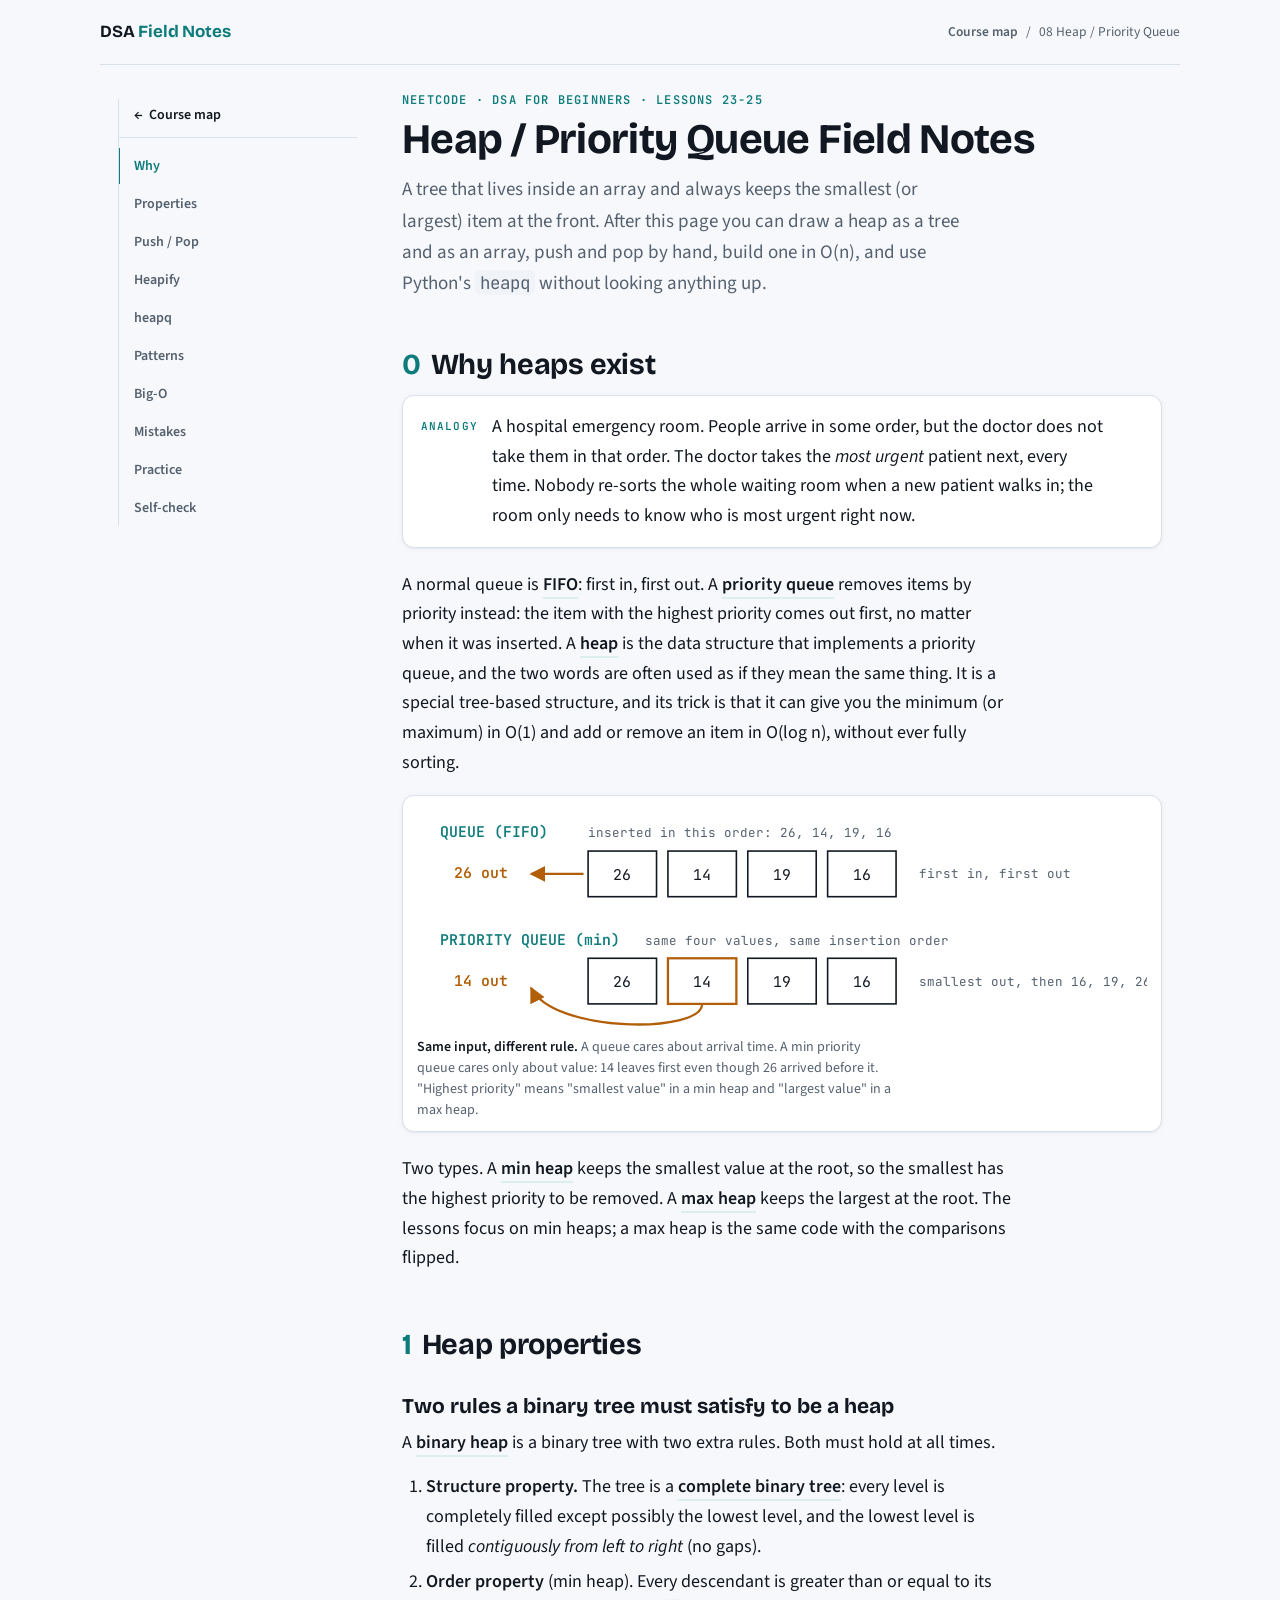
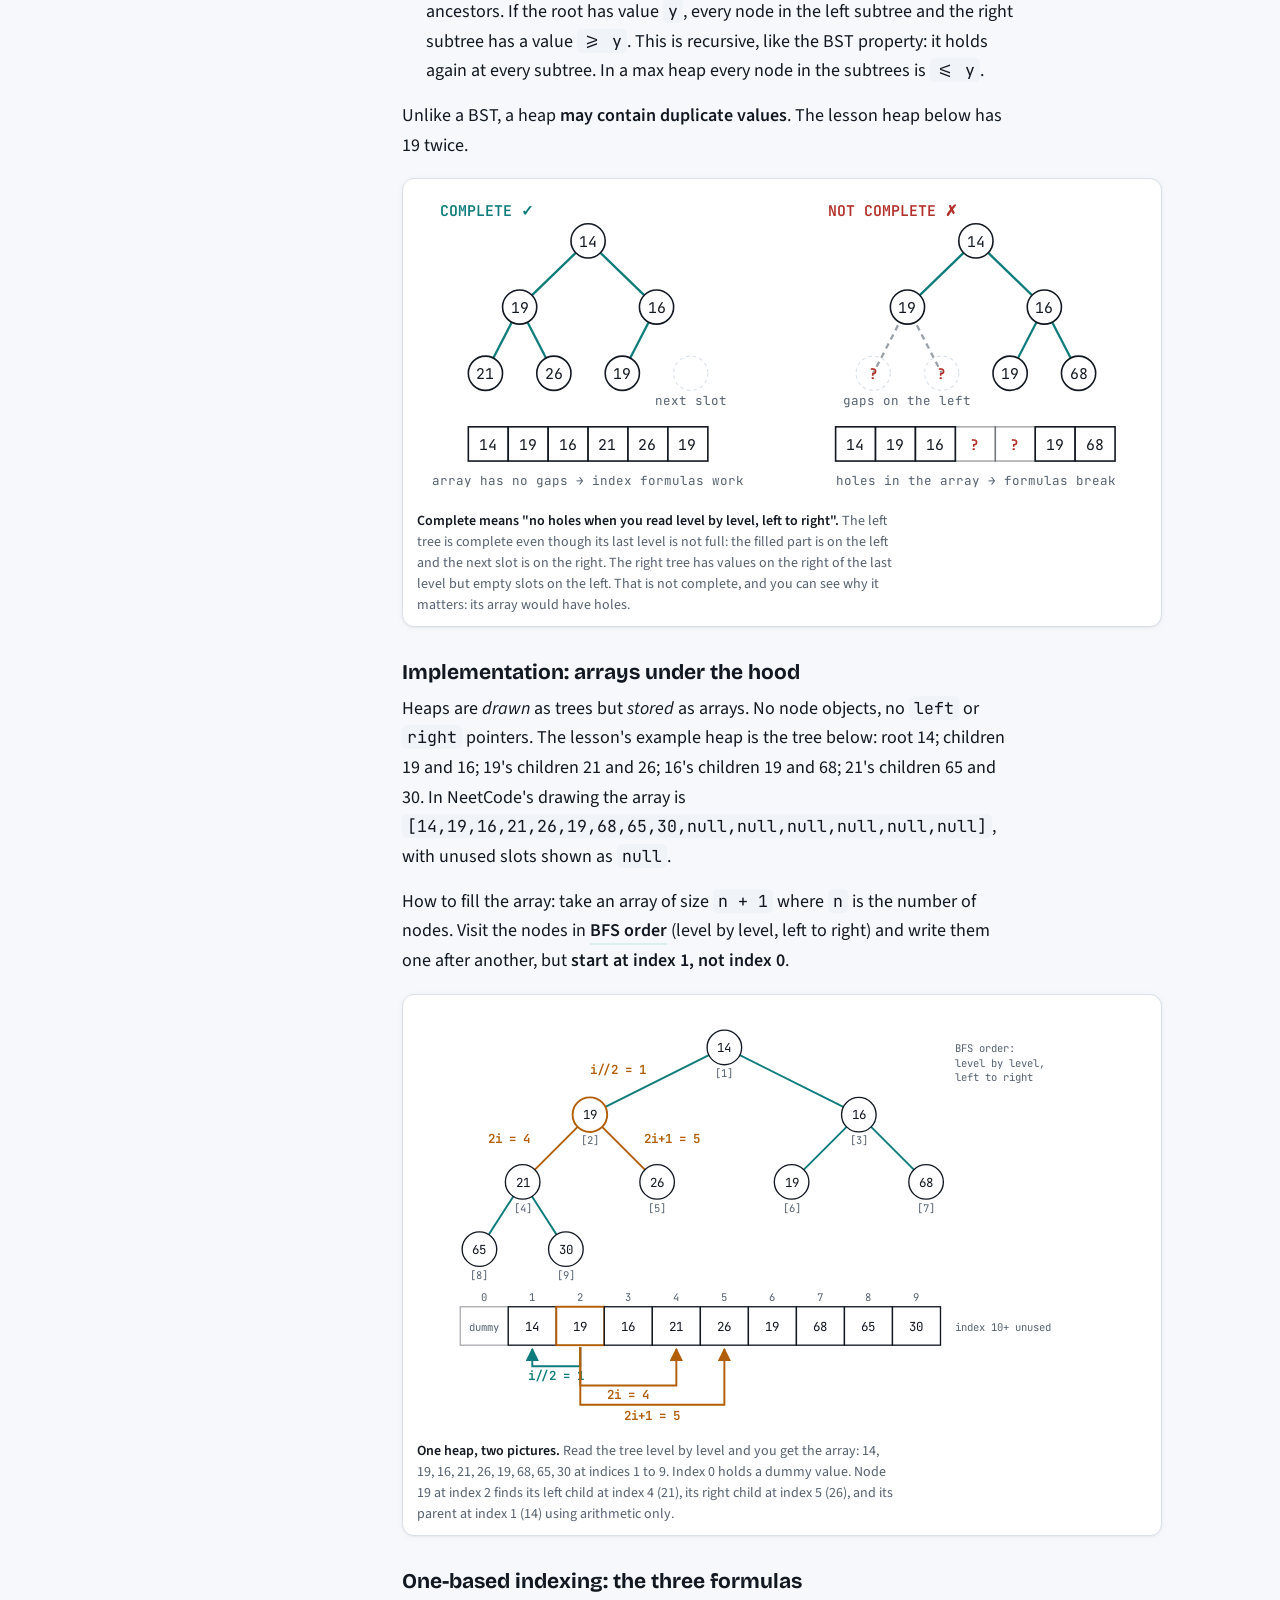
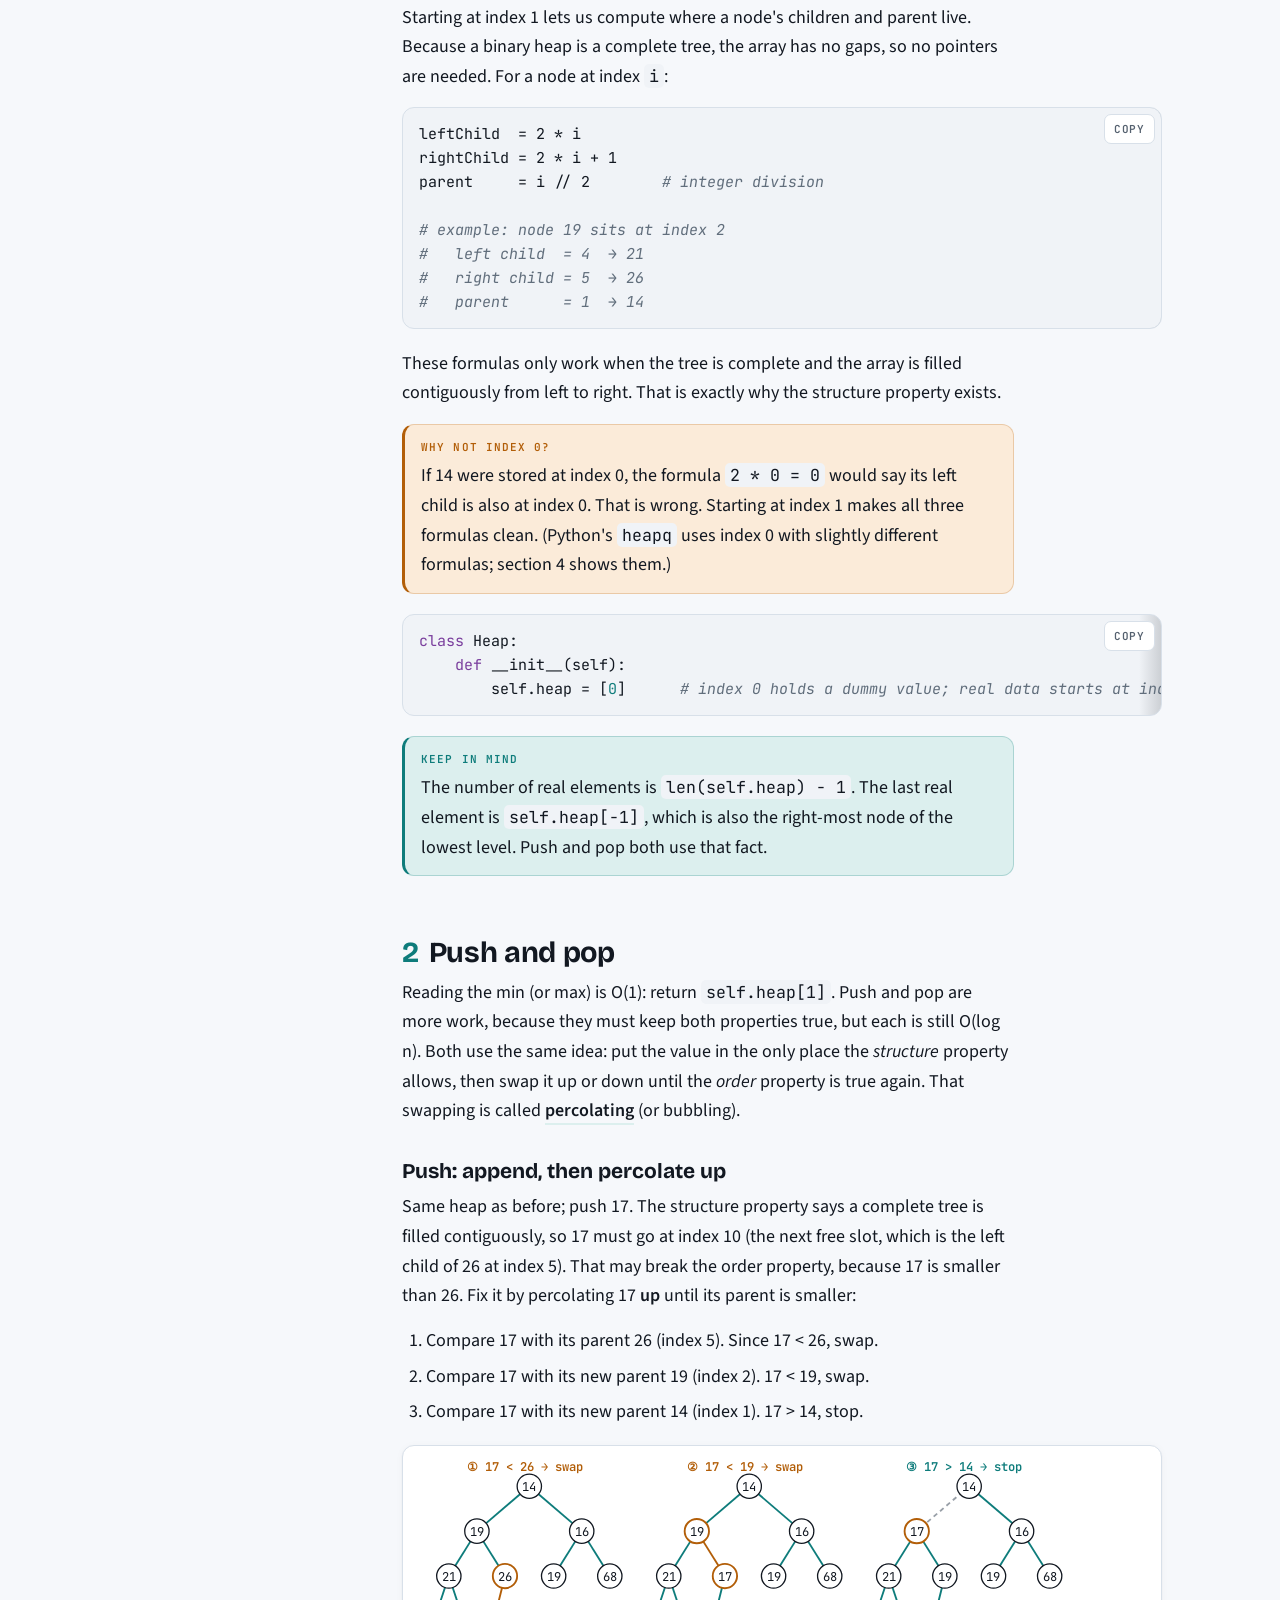
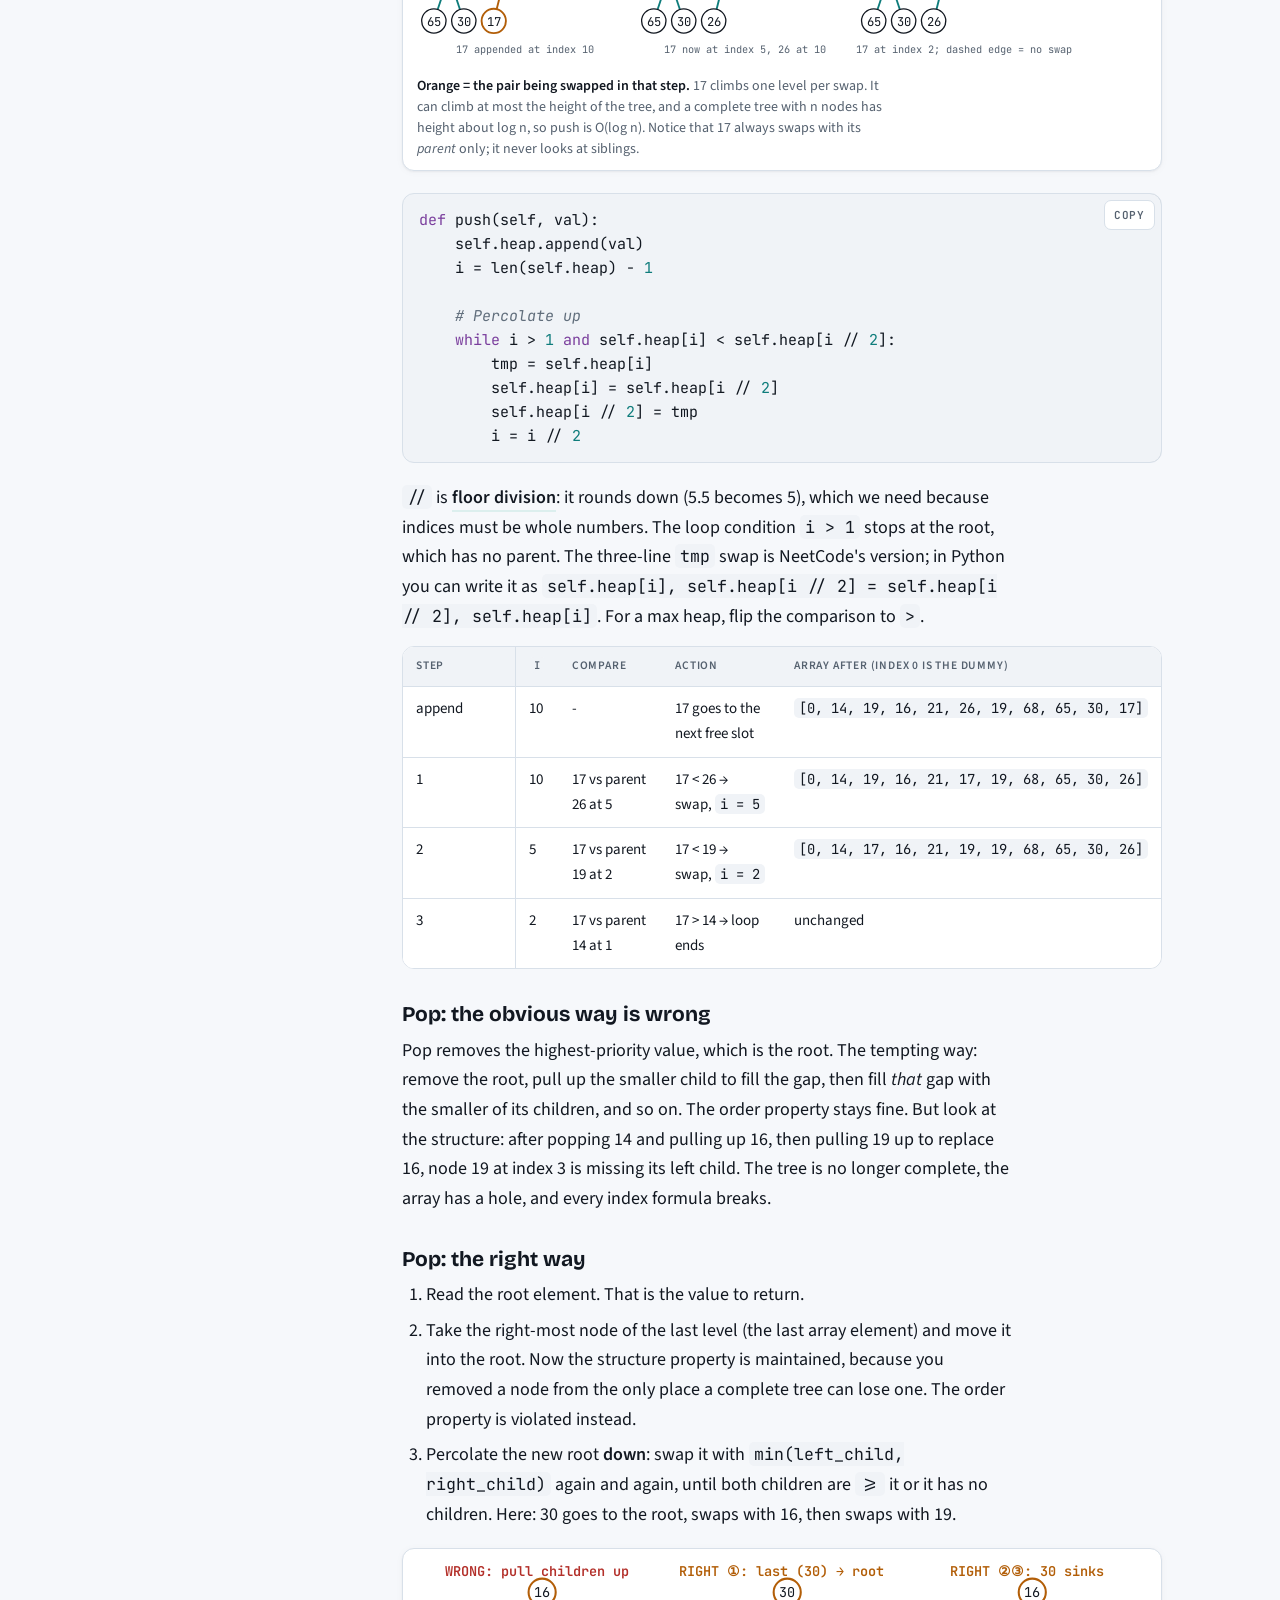
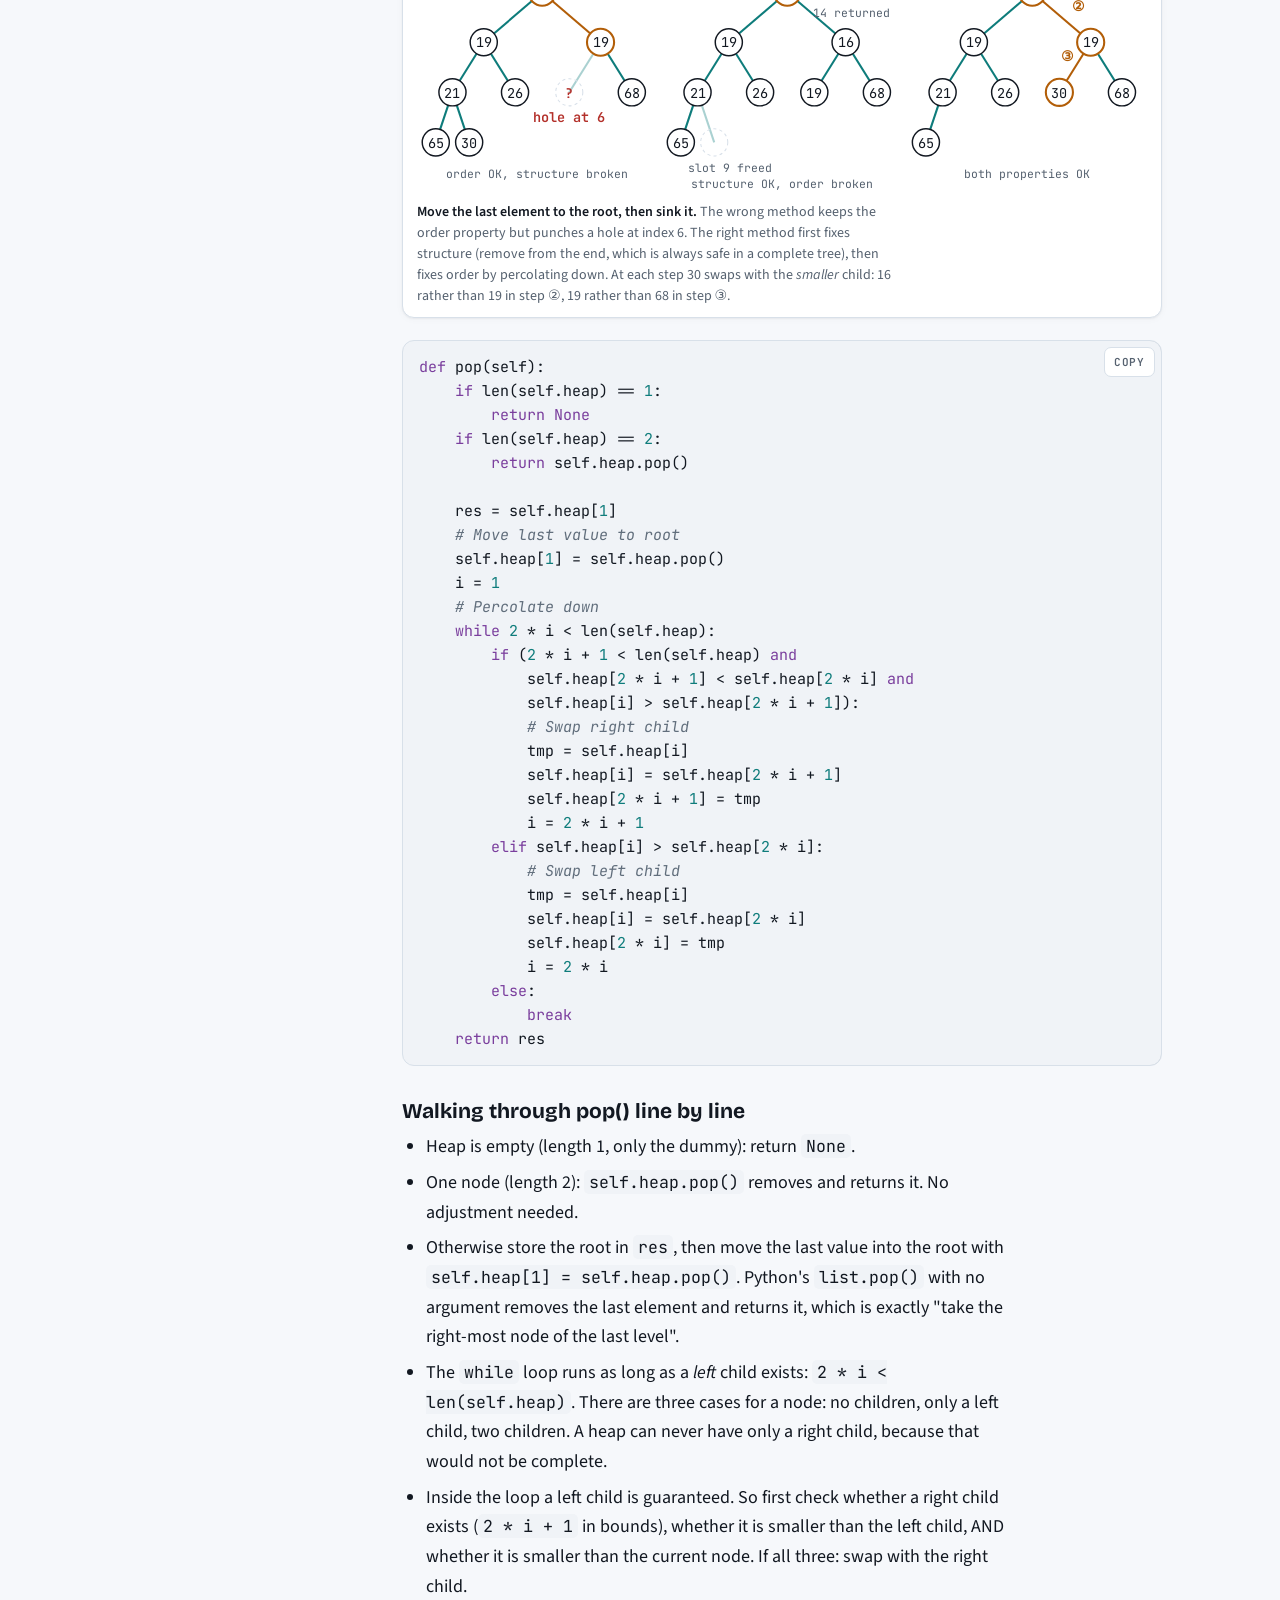
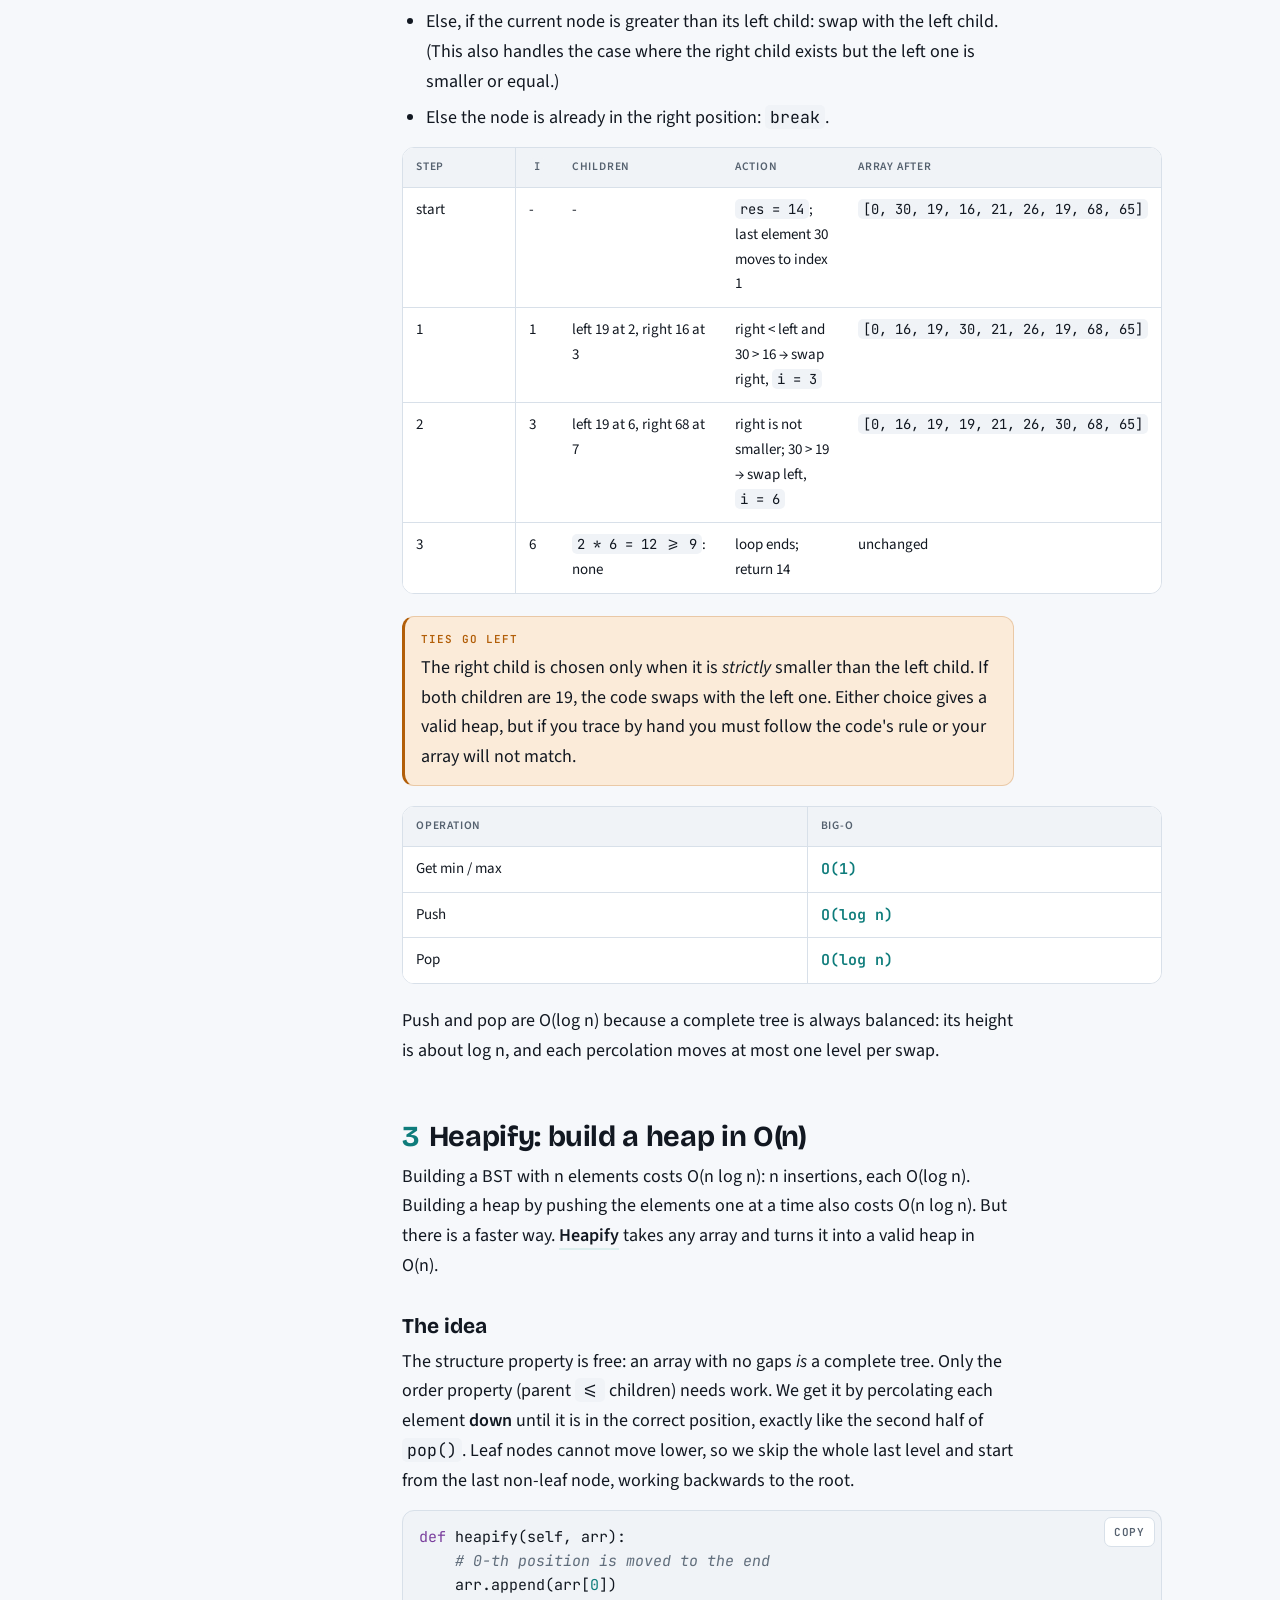
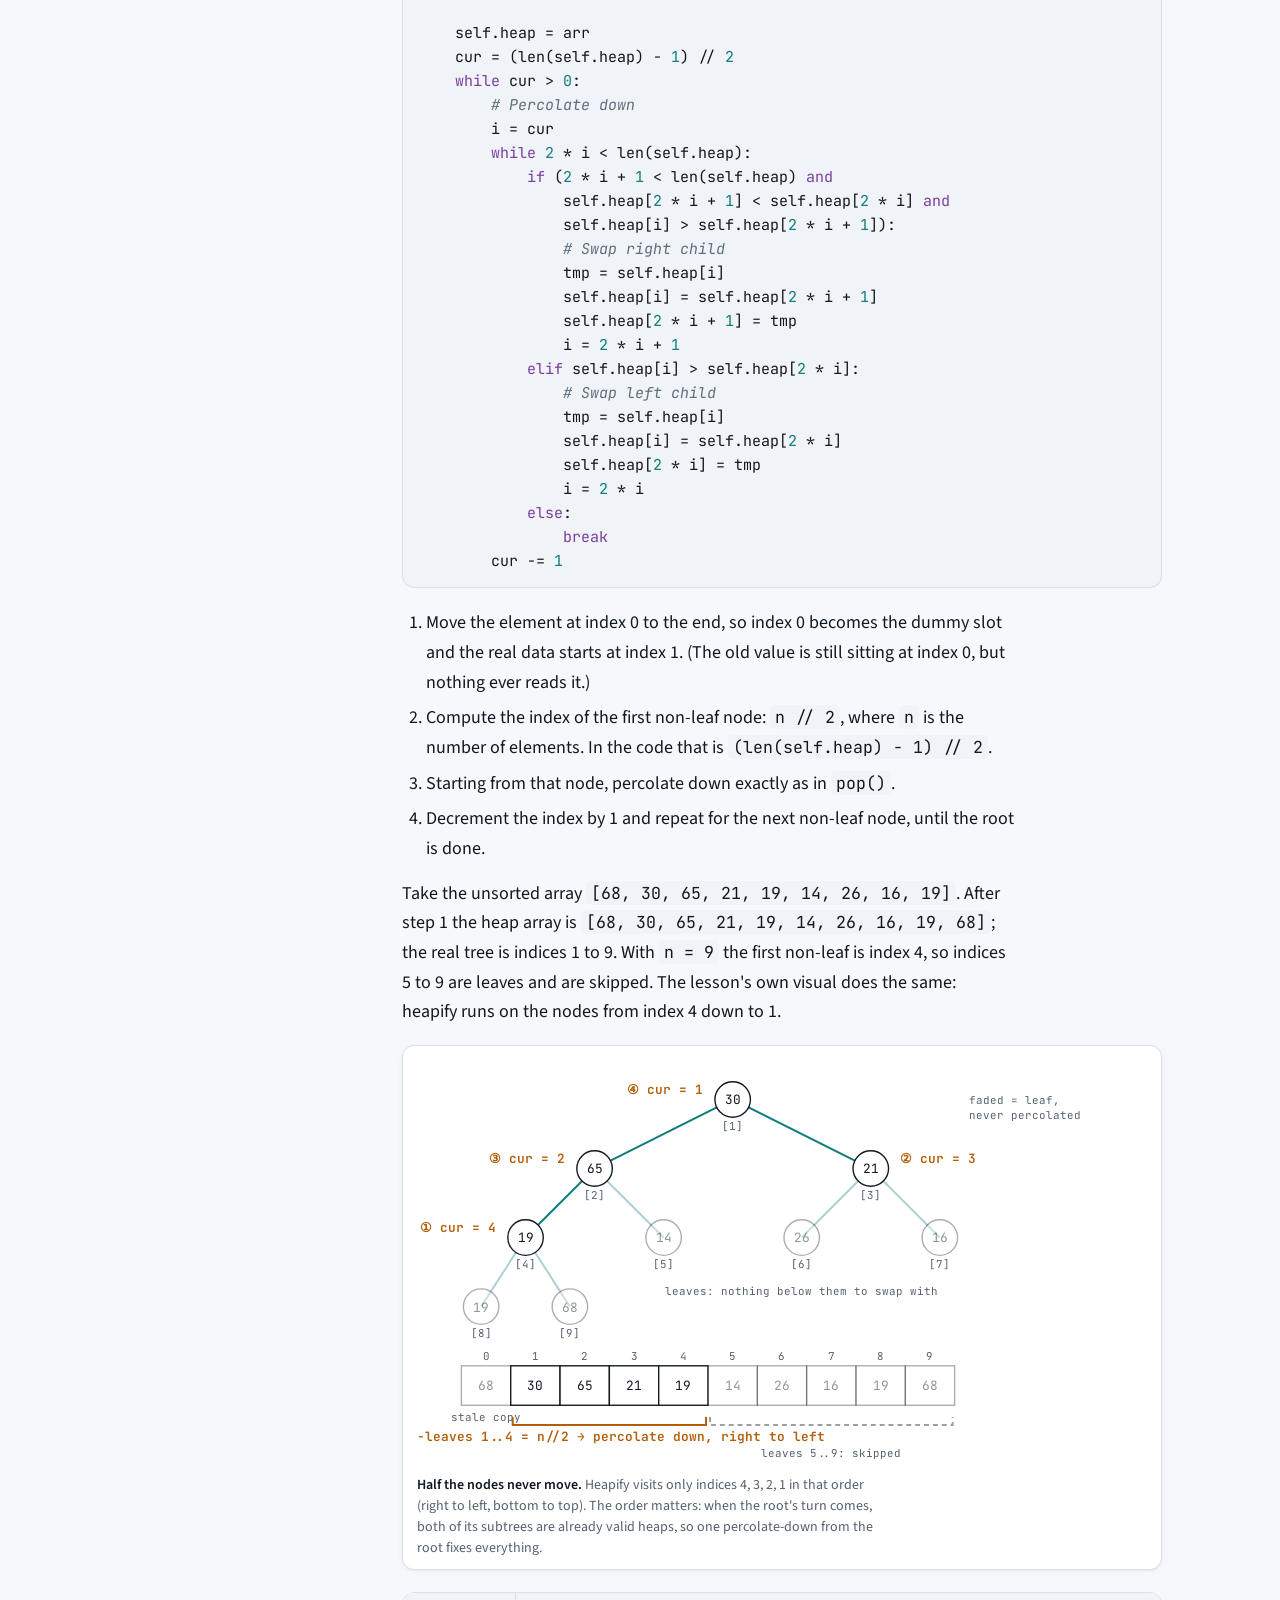
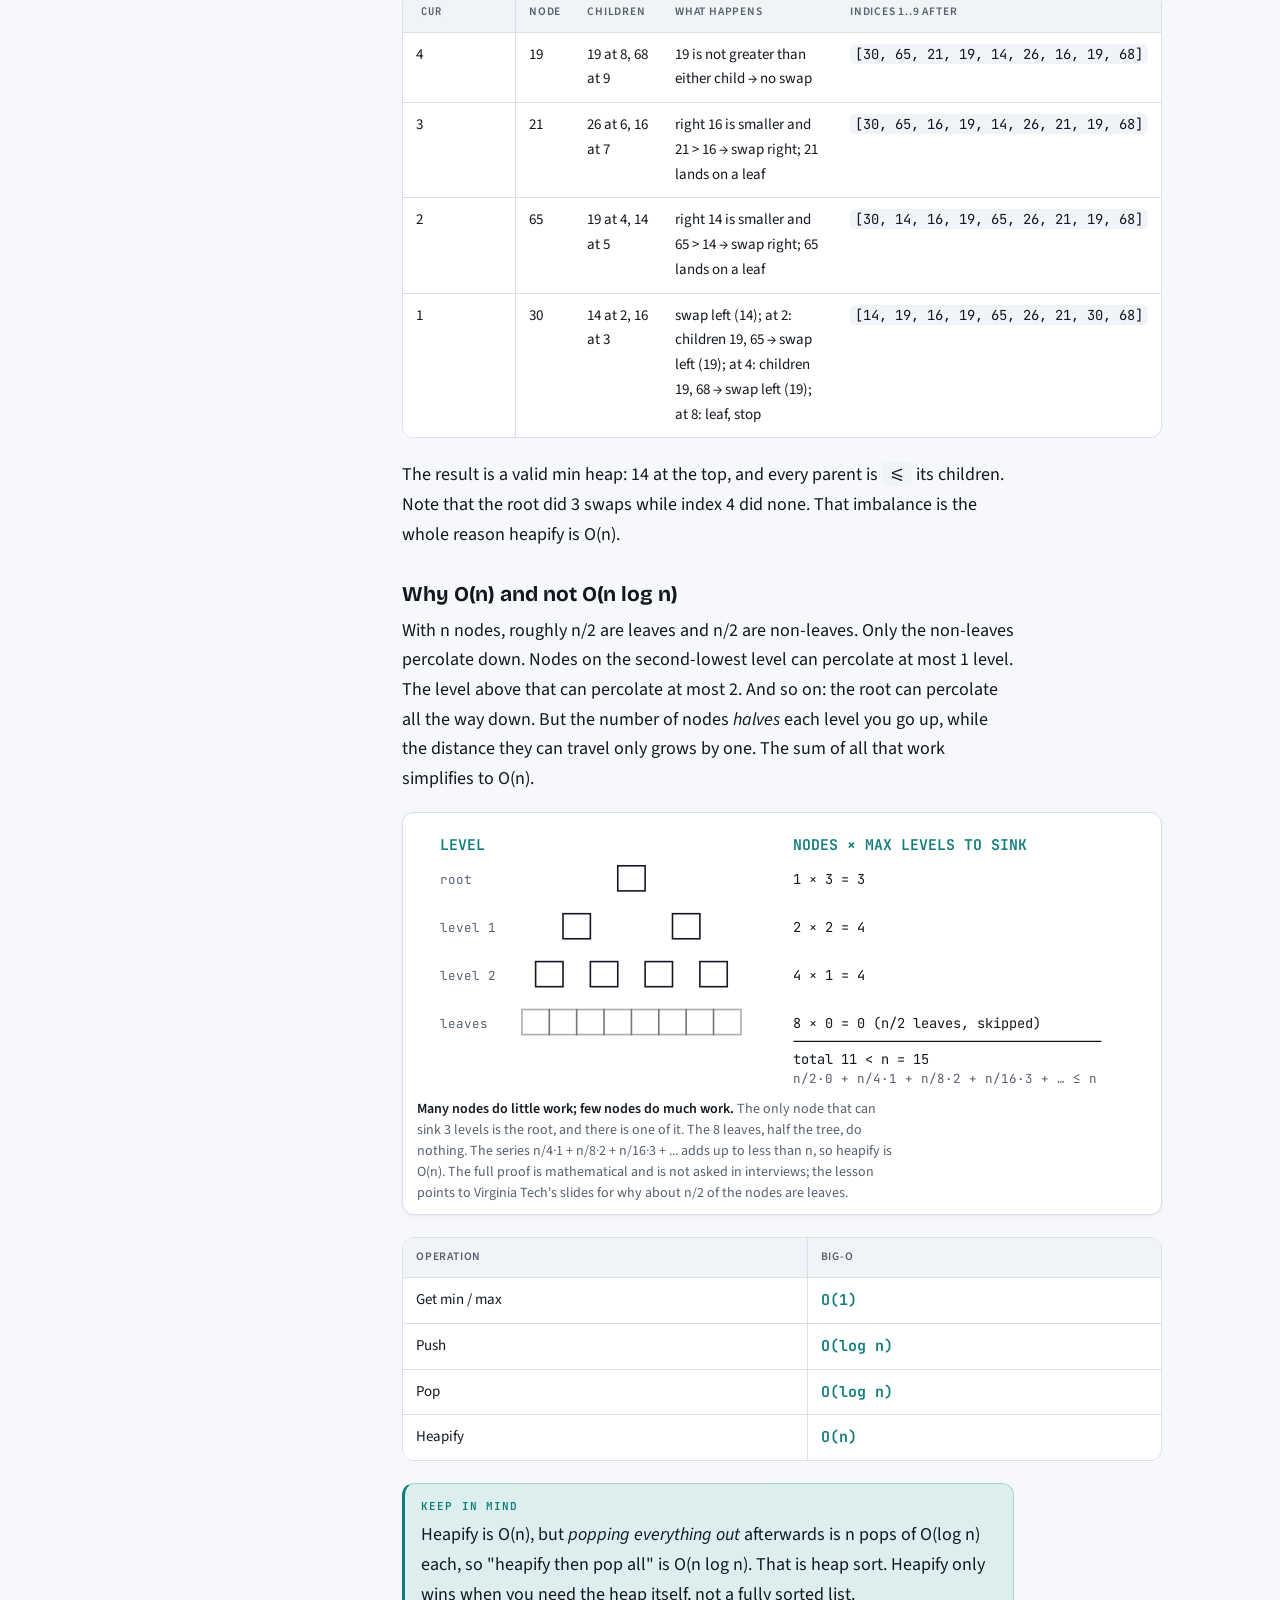
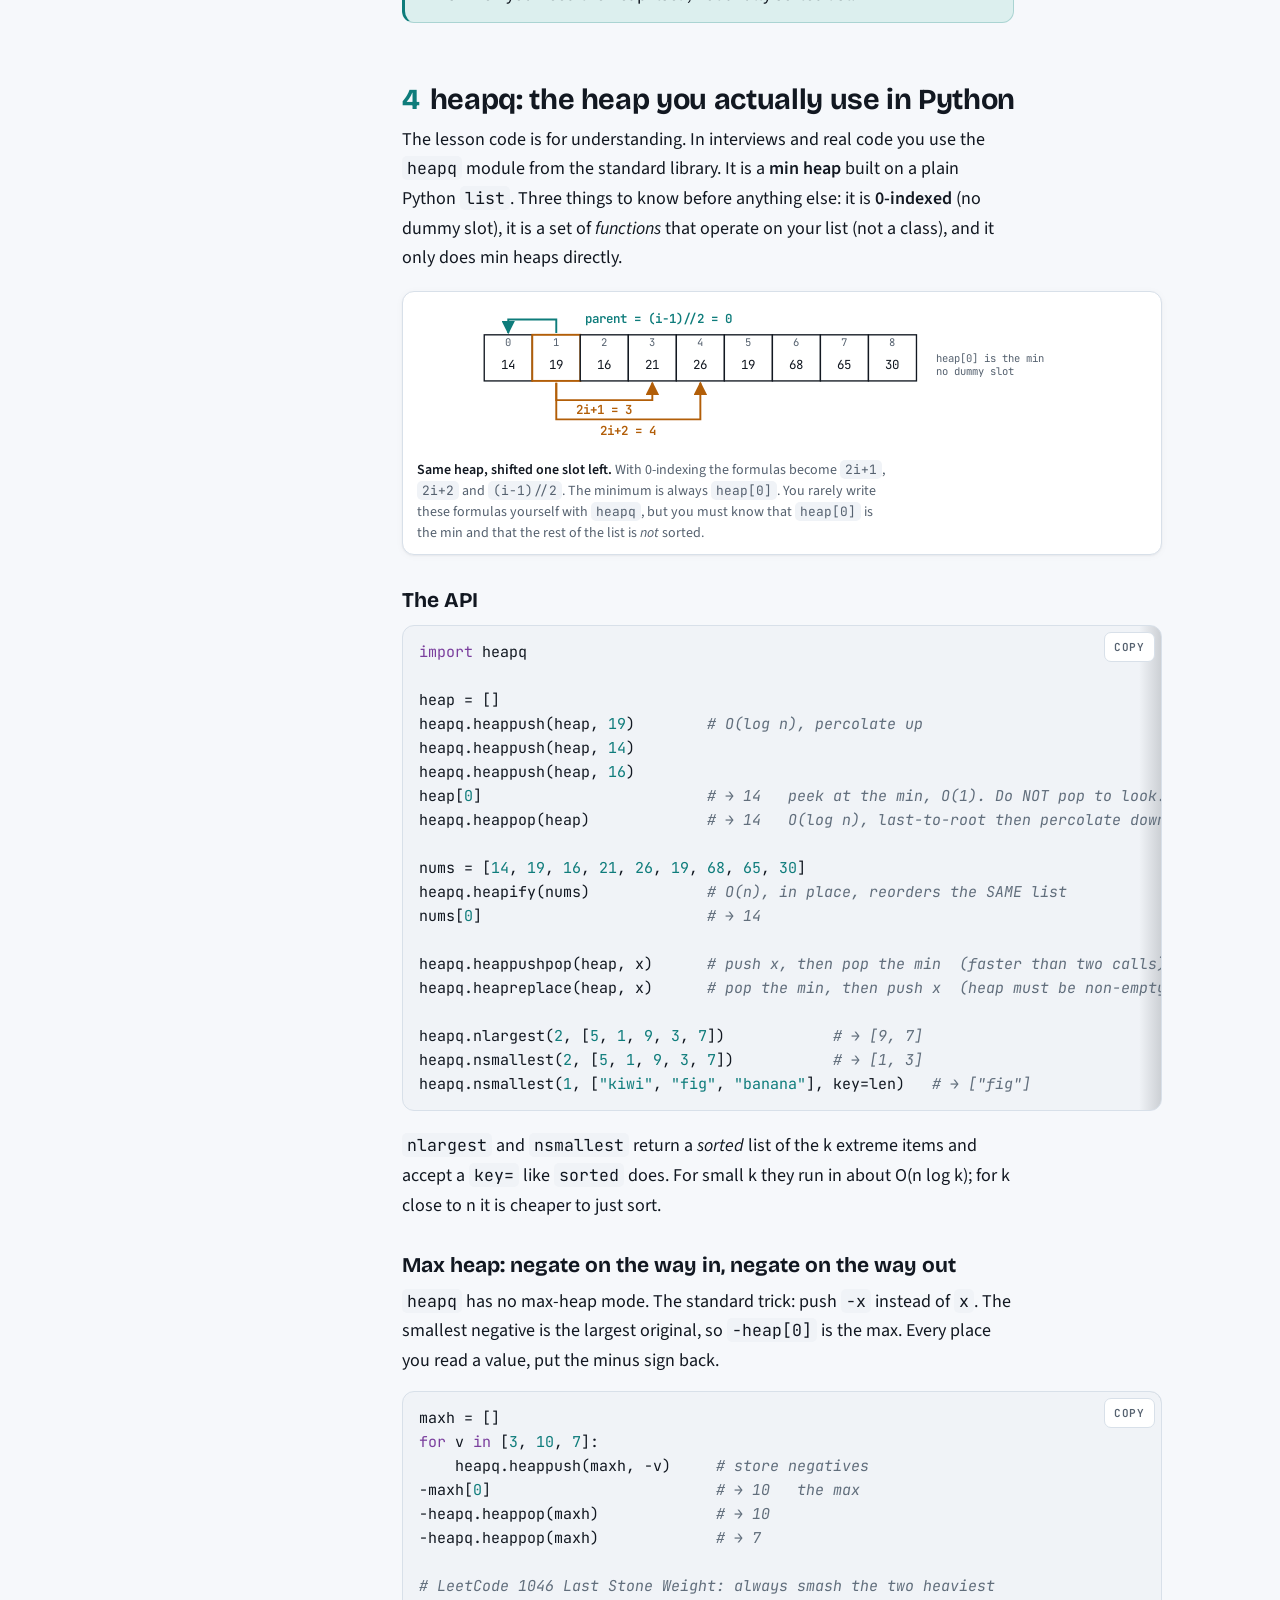
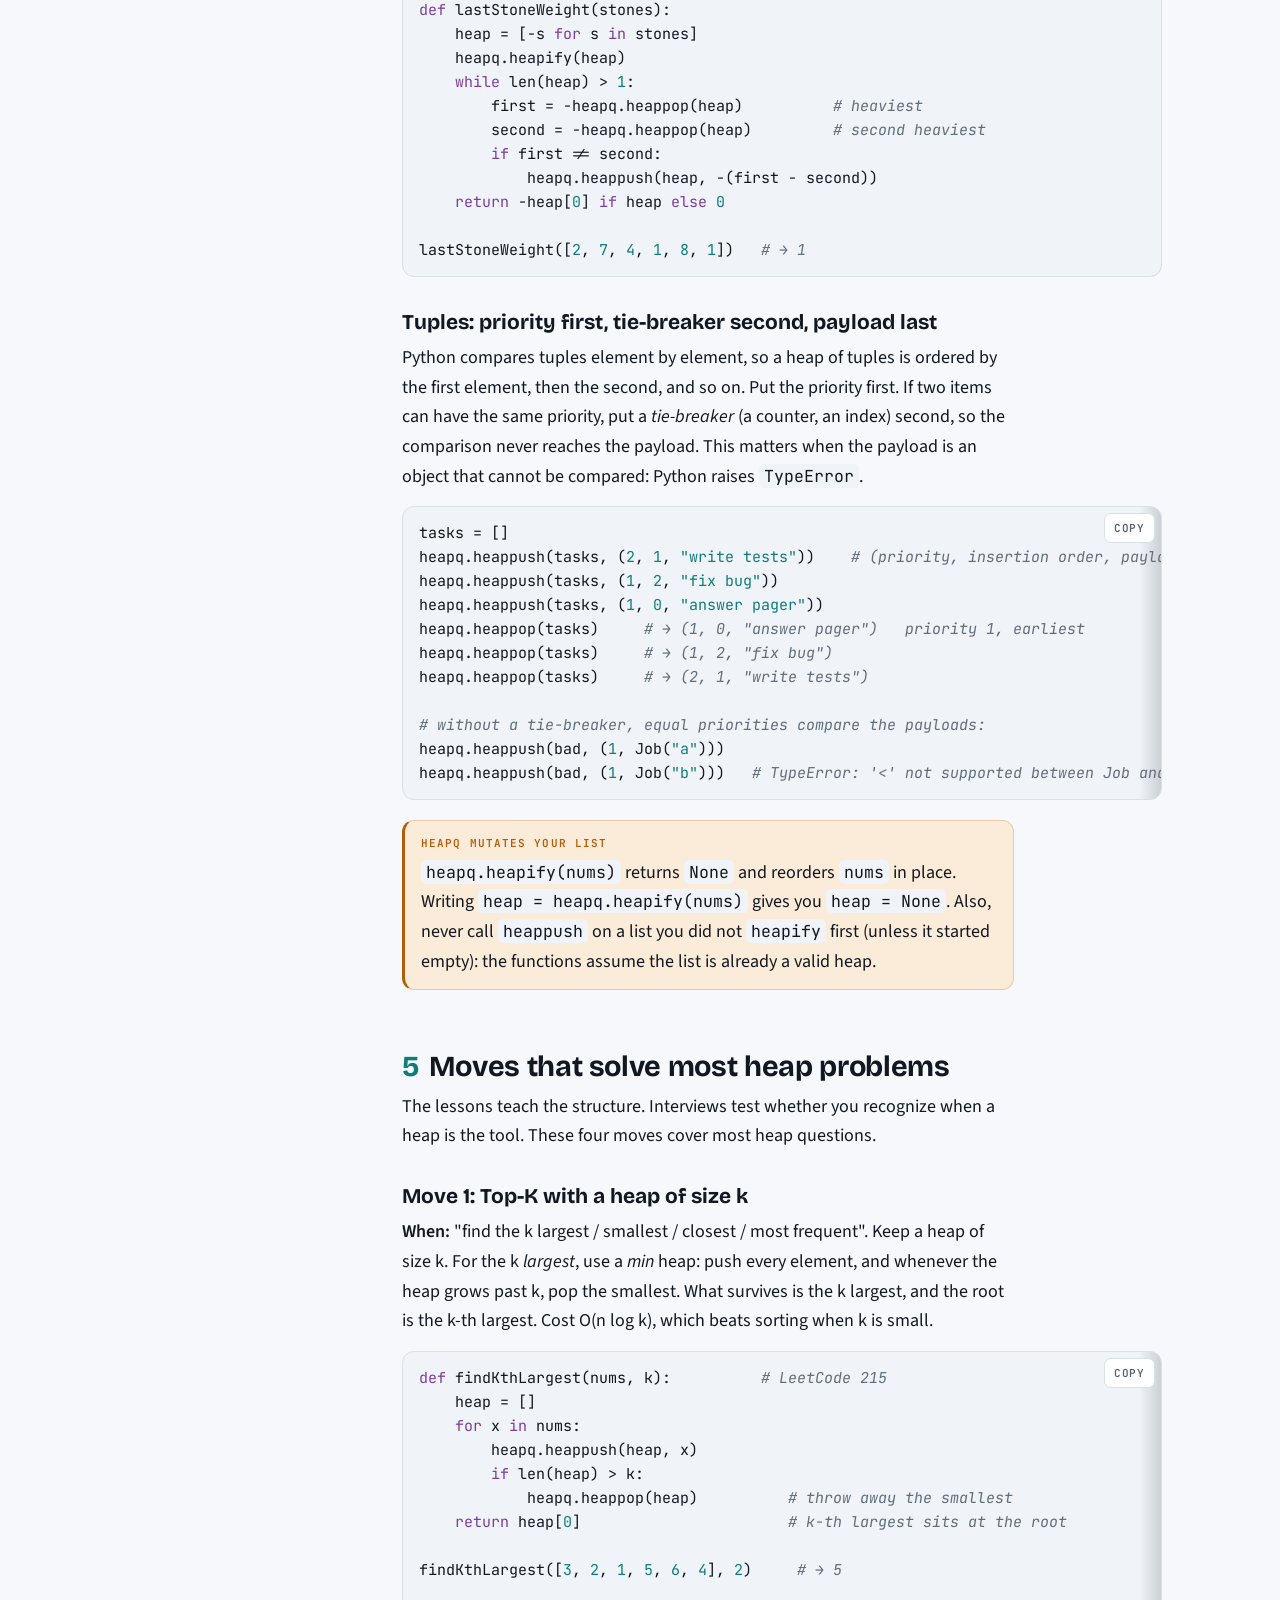
<file: topics/08-heaps.html>
<!doctype html>
<html lang="en">
<head>
<meta charset="utf-8">
<meta name="viewport" content="width=device-width, initial-scale=1, viewport-fit=cover">
<meta name="theme-color" content="#F6F8FB" media="(prefers-color-scheme: light)">
<meta name="theme-color" content="#0F141A" media="(prefers-color-scheme: dark)">
<meta name="apple-mobile-web-app-capable" content="yes">
<meta name="apple-mobile-web-app-status-bar-style" content="default">
<meta name="apple-mobile-web-app-title" content="DSA Notes">
<meta name="format-detection" content="telephone=no">
<title>Heap / Priority Queue · DSA Field Notes</title>
<meta name="description" content="Binary heaps and priority queues - the two heap properties, the 1-indexed array trick, push and pop by percolation, O(n) heapify, Python's heapq, patterns, mistakes, practice, self-check.">
<link rel="stylesheet" href="https://fonts.googleapis.com/css2?family=Bricolage+Grotesque:opsz,wght@12..96,500;12..96,700&family=Source+Sans+3:ital,wght@0,400;0,600;1,400&family=JetBrains+Mono:wght@400;600&display=swap">
<link rel="stylesheet" href="../assets/style.css">
<link rel="manifest" href="../manifest.webmanifest">
</head>
<body>
<svg width="0" height="0" style="position:absolute" aria-hidden="true">
  <defs>
    <marker id="arr" viewBox="0 0 10 10" refX="9" refY="5" markerWidth="7" markerHeight="7" orient="auto-start-reverse"><path d="M0,0 L10,5 L0,10 z" class="arr"/></marker>
    <marker id="arrNew" viewBox="0 0 10 10" refX="9" refY="5" markerWidth="7" markerHeight="7" orient="auto-start-reverse"><path d="M0,0 L10,5 L0,10 z" class="arrNew"/></marker>
    <marker id="arrOld" viewBox="0 0 10 10" refX="9" refY="5" markerWidth="7" markerHeight="7" orient="auto-start-reverse"><path d="M0,0 L10,5 L0,10 z" class="arrOld"/></marker>
    <marker id="arrCur" viewBox="0 0 10 10" refX="9" refY="5" markerWidth="7" markerHeight="7" orient="auto-start-reverse"><path d="M0,0 L10,5 L0,10 z" class="arrCur"/></marker>
  </defs>
</svg>

<div class="wrap">

<header class="site-head">
  <a class="brand" href="../index.html">DSA <span>Field Notes</span></a>
  <div class="crumbs"><a href="../index.html">Course map</a> <span>/</span> <span>08 Heap / Priority Queue</span></div>
</header>
<div class="layout">

<nav class="sections" aria-label="Sections">
  <a class="home" href="../index.html">Course map</a>
  <a href="#why">Why</a>
  <a href="#properties">Properties</a>
  <a href="#pushpop">Push / Pop</a>
  <a href="#heapify">Heapify</a>
  <a href="#heapq">heapq</a>
  <a href="#patterns">Patterns</a>
  <a href="#complexity">Big-O</a>
  <a href="#mistakes">Mistakes</a>
  <a href="#practice">Practice</a>
  <a href="#quiz">Self-check</a>
</nav>

<div class="content">
<header class="top">
  <div class="eyebrow">NeetCode · DSA for Beginners · Lessons 23-25</div>
  <h1>Heap / Priority Queue Field Notes</h1>
  <p class="lede">A tree that lives inside an array and always keeps the smallest (or largest) item at the front. After this page you can draw a heap as a tree and as an array, push and pop by hand, build one in O(n), and use Python's <code>heapq</code> without looking anything up.</p>
</header>

<!-- ============================ WHY ============================ -->
<section id="why">
  <h2><span class="num">0</span>Why heaps exist</h2>

  <div class="analogy">
    <div class="tag">Analogy</div>
    <p>A hospital emergency room. People arrive in some order, but the doctor does not take them in that order. The doctor takes the <em>most urgent</em> patient next, every time. Nobody re-sorts the whole waiting room when a new patient walks in; the room only needs to know who is most urgent right now.</p>
  </div>

  <p>A normal queue is <dfn>FIFO</dfn>: first in, first out. A <dfn>priority queue</dfn> removes items by priority instead: the item with the highest priority comes out first, no matter when it was inserted. A <dfn>heap</dfn> is the data structure that implements a priority queue, and the two words are often used as if they mean the same thing. It is a special tree-based structure, and its trick is that it can give you the minimum (or maximum) in O(1) and add or remove an item in O(log n), without ever fully sorting.</p>

  <figure>
    <svg viewBox="0 0 640 190" role="img" aria-label="Four values 26, 14, 19, 16 inserted in that order. A queue removes 26 first because it came first. A min priority queue removes 14 first because it is the smallest.">
      <text x="20" y="24" class="t ptrlab">QUEUE (FIFO)</text>
      <text x="150" y="24" class="t small">inserted in this order: 26, 14, 19, 16</text>
      <g>
        <rect x="150" y="36" width="60" height="40" class="nd"/><text x="180" y="61" class="t" text-anchor="middle">26</text>
        <rect x="220" y="36" width="60" height="40" class="nd"/><text x="250" y="61" class="t" text-anchor="middle">14</text>
        <rect x="290" y="36" width="60" height="40" class="nd"/><text x="320" y="61" class="t" text-anchor="middle">19</text>
        <rect x="360" y="36" width="60" height="40" class="nd"/><text x="390" y="61" class="t" text-anchor="middle">16</text>
      </g>
      <path d="M146,56 L100,56" class="ptr newp" marker-end="url(#arrNew)"/>
      <text x="80" y="60" class="t newlab" text-anchor="end">26 out</text>
      <text x="440" y="60" class="t small">first in, first out</text>

      <text x="20" y="118" class="t ptrlab">PRIORITY QUEUE (min)</text>
      <text x="200" y="118" class="t small">same four values, same insertion order</text>
      <g>
        <rect x="150" y="130" width="60" height="40" class="nd"/><text x="180" y="155" class="t" text-anchor="middle">26</text>
        <rect x="220" y="130" width="60" height="40" class="nd newnd"/><text x="250" y="155" class="t" text-anchor="middle">14</text>
        <rect x="290" y="130" width="60" height="40" class="nd"/><text x="320" y="155" class="t" text-anchor="middle">19</text>
        <rect x="360" y="130" width="60" height="40" class="nd"/><text x="390" y="155" class="t" text-anchor="middle">16</text>
      </g>
      <path d="M250,170 C 250,196 120,196 100,156" class="ptr newp" marker-end="url(#arrNew)"/>
      <text x="80" y="154" class="t newlab" text-anchor="end">14 out</text>
      <text x="440" y="154" class="t small">smallest out, then 16, 19, 26</text>
    </svg>
    <figcaption><b>Same input, different rule.</b> A queue cares about arrival time. A min priority queue cares only about value: 14 leaves first even though 26 arrived before it. "Highest priority" means "smallest value" in a min heap and "largest value" in a max heap.</figcaption>
  </figure>

  <p>Two types. A <dfn>min heap</dfn> keeps the smallest value at the root, so the smallest has the highest priority to be removed. A <dfn>max heap</dfn> keeps the largest at the root. The lessons focus on min heaps; a max heap is the same code with the comparisons flipped.</p>
</section>

<!-- ============================ PROPERTIES (lesson 23) ============================ -->
<section id="properties">
  <h2><span class="num">1</span>Heap properties</h2>

  <h3>Two rules a binary tree must satisfy to be a heap</h3>
  <p>A <dfn>binary heap</dfn> is a binary tree with two extra rules. Both must hold at all times.</p>
  <ol>
    <li><strong>Structure property.</strong> The tree is a <dfn>complete binary tree</dfn>: every level is completely filled except possibly the lowest level, and the lowest level is filled <em>contiguously from left to right</em> (no gaps).</li>
    <li><strong>Order property</strong> (min heap). Every descendant is greater than or equal to its ancestors. If the root has value <code>y</code>, every node in the left subtree and the right subtree has a value <code>&gt;= y</code>. This is recursive, like the BST property: it holds again at every subtree. In a max heap every node in the subtrees is <code>&lt;= y</code>.</li>
  </ol>
  <p>Unlike a BST, a heap <strong>may contain duplicate values</strong>. The lesson heap below has 19 twice.</p>

  <figure>
    <svg viewBox="0 0 640 270" role="img" aria-label="Left: a complete binary tree of six nodes whose last level is filled from the left, and its gap-free array. Right: a tree whose last level has two empty slots on the left, so it is not complete and its array has holes.">
      <text x="20" y="20" class="t ptrlab">COMPLETE  ✓</text>
      <line x1="150" y1="42" x2="90" y2="100" class="ptr"/>
      <line x1="150" y1="42" x2="210" y2="100" class="ptr"/>
      <line x1="90" y1="100" x2="60" y2="158" class="ptr"/>
      <line x1="90" y1="100" x2="120" y2="158" class="ptr"/>
      <line x1="210" y1="100" x2="180" y2="158" class="ptr"/>
      <circle cx="150" cy="42" r="15" class="nd"/><text x="150" y="47" class="t" text-anchor="middle" font-size="12">14</text>
      <circle cx="90" cy="100" r="15" class="nd"/><text x="90" y="105" class="t" text-anchor="middle" font-size="12">19</text>
      <circle cx="210" cy="100" r="15" class="nd"/><text x="210" y="105" class="t" text-anchor="middle" font-size="12">16</text>
      <circle cx="60" cy="158" r="15" class="nd"/><text x="60" y="163" class="t" text-anchor="middle" font-size="12">21</text>
      <circle cx="120" cy="158" r="15" class="nd"/><text x="120" y="163" class="t" text-anchor="middle" font-size="12">26</text>
      <circle cx="180" cy="158" r="15" class="nd"/><text x="180" y="163" class="t" text-anchor="middle" font-size="12">19</text>
      <circle cx="240" cy="158" r="15" class="mem"/>
      <text x="240" y="186" class="t small" text-anchor="middle">next slot</text>
      <!-- array -->
      <g>
        <rect x="45" y="205" width="35" height="30" class="nd"/><text x="62" y="225" class="t" text-anchor="middle" font-size="12">14</text>
        <rect x="80" y="205" width="35" height="30" class="nd"/><text x="97" y="225" class="t" text-anchor="middle" font-size="12">19</text>
        <rect x="115" y="205" width="35" height="30" class="nd"/><text x="132" y="225" class="t" text-anchor="middle" font-size="12">16</text>
        <rect x="150" y="205" width="35" height="30" class="nd"/><text x="167" y="225" class="t" text-anchor="middle" font-size="12">21</text>
        <rect x="185" y="205" width="35" height="30" class="nd"/><text x="202" y="225" class="t" text-anchor="middle" font-size="12">26</text>
        <rect x="220" y="205" width="35" height="30" class="nd"/><text x="237" y="225" class="t" text-anchor="middle" font-size="12">19</text>
      </g>
      <text x="150" y="256" class="t small" text-anchor="middle">array has no gaps → index formulas work</text>

      <text x="360" y="20" class="t nulltxt">NOT COMPLETE  ✗</text>
      <line x1="490" y1="42" x2="430" y2="100" class="ptr"/>
      <line x1="490" y1="42" x2="550" y2="100" class="ptr"/>
      <line x1="430" y1="100" x2="400" y2="158" class="ptr old"/>
      <line x1="430" y1="100" x2="460" y2="158" class="ptr old"/>
      <line x1="550" y1="100" x2="520" y2="158" class="ptr"/>
      <line x1="550" y1="100" x2="580" y2="158" class="ptr"/>
      <circle cx="490" cy="42" r="15" class="nd"/><text x="490" y="47" class="t" text-anchor="middle" font-size="12">14</text>
      <circle cx="430" cy="100" r="15" class="nd"/><text x="430" y="105" class="t" text-anchor="middle" font-size="12">19</text>
      <circle cx="550" cy="100" r="15" class="nd"/><text x="550" y="105" class="t" text-anchor="middle" font-size="12">16</text>
      <circle cx="400" cy="158" r="15" class="mem"/><text x="400" y="163" class="t nulltxt" text-anchor="middle" font-size="12">?</text>
      <circle cx="460" cy="158" r="15" class="mem"/><text x="460" y="163" class="t nulltxt" text-anchor="middle" font-size="12">?</text>
      <circle cx="520" cy="158" r="15" class="nd"/><text x="520" y="163" class="t" text-anchor="middle" font-size="12">19</text>
      <circle cx="580" cy="158" r="15" class="nd"/><text x="580" y="163" class="t" text-anchor="middle" font-size="12">68</text>
      <text x="430" y="186" class="t small" text-anchor="middle">gaps on the left</text>
      <g>
        <rect x="367" y="205" width="35" height="30" class="nd"/><text x="384" y="225" class="t" text-anchor="middle" font-size="12">14</text>
        <rect x="402" y="205" width="35" height="30" class="nd"/><text x="419" y="225" class="t" text-anchor="middle" font-size="12">19</text>
        <rect x="437" y="205" width="35" height="30" class="nd"/><text x="454" y="225" class="t" text-anchor="middle" font-size="12">16</text>
        <rect x="472" y="205" width="35" height="30" class="nd dim"/><text x="489" y="225" class="t nulltxt" text-anchor="middle" font-size="12">?</text>
        <rect x="507" y="205" width="35" height="30" class="nd dim"/><text x="524" y="225" class="t nulltxt" text-anchor="middle" font-size="12">?</text>
        <rect x="542" y="205" width="35" height="30" class="nd"/><text x="559" y="225" class="t" text-anchor="middle" font-size="12">19</text>
        <rect x="577" y="205" width="35" height="30" class="nd"/><text x="594" y="225" class="t" text-anchor="middle" font-size="12">68</text>
      </g>
      <text x="490" y="256" class="t small" text-anchor="middle">holes in the array → formulas break</text>
    </svg>
    <figcaption><b>Complete means "no holes when you read level by level, left to right".</b> The left tree is complete even though its last level is not full: the filled part is on the left and the next slot is on the right. The right tree has values on the right of the last level but empty slots on the left. That is not complete, and you can see why it matters: its array would have holes.</figcaption>
  </figure>

  <h3>Implementation: arrays under the hood</h3>
  <p>Heaps are <em>drawn</em> as trees but <em>stored</em> as arrays. No node objects, no <code>left</code> or <code>right</code> pointers. The lesson's example heap is the tree below: root 14; children 19 and 16; 19's children 21 and 26; 16's children 19 and 68; 21's children 65 and 30. In NeetCode's drawing the array is <code>[14,19,16,21,26,19,68,65,30,null,null,null,null,null,null]</code>, with unused slots shown as <code>null</code>.</p>
  <p>How to fill the array: take an array of size <code>n + 1</code> where <code>n</code> is the number of nodes. Visit the nodes in <dfn>BFS order</dfn> (level by level, left to right) and write them one after another, but <strong>start at index 1, not index 0</strong>.</p>

  <figure>
    <svg viewBox="0 0 760 440" role="img" aria-label="The lesson heap drawn as a tree with index labels 1 to 9, and the same heap as a 1-indexed array underneath. Node 19 at index 2 is highlighted; arrows show its left child at 2 times 2 equals 4, right child at 2 times 2 plus 1 equals 5, and parent at 2 integer-divided by 2 equals 1.">
      <line x1="320" y1="40" x2="180" y2="110" class="ptr"/>
      <line x1="320" y1="40" x2="460" y2="110" class="ptr"/>
      <line x1="180" y1="110" x2="110" y2="180" class="ptr newp"/>
      <line x1="180" y1="110" x2="250" y2="180" class="ptr newp"/>
      <line x1="460" y1="110" x2="390" y2="180" class="ptr"/>
      <line x1="460" y1="110" x2="530" y2="180" class="ptr"/>
      <line x1="110" y1="180" x2="65" y2="250" class="ptr"/>
      <line x1="110" y1="180" x2="155" y2="250" class="ptr"/>
      <circle cx="320" cy="40" r="18" class="nd"/><text x="320" y="45" class="t" text-anchor="middle">14</text>
      <text x="320" y="71" class="t small" text-anchor="middle">[1]</text>
      <circle cx="180" cy="110" r="18" class="nd newnd"/><text x="180" y="115" class="t" text-anchor="middle">19</text>
      <text x="180" y="141" class="t small" text-anchor="middle">[2]</text>
      <circle cx="460" cy="110" r="18" class="nd"/><text x="460" y="115" class="t" text-anchor="middle">16</text>
      <text x="460" y="141" class="t small" text-anchor="middle">[3]</text>
      <circle cx="110" cy="180" r="18" class="nd"/><text x="110" y="185" class="t" text-anchor="middle">21</text>
      <text x="110" y="211" class="t small" text-anchor="middle">[4]</text>
      <circle cx="250" cy="180" r="18" class="nd"/><text x="250" y="185" class="t" text-anchor="middle">26</text>
      <text x="250" y="211" class="t small" text-anchor="middle">[5]</text>
      <circle cx="390" cy="180" r="18" class="nd"/><text x="390" y="185" class="t" text-anchor="middle">19</text>
      <text x="390" y="211" class="t small" text-anchor="middle">[6]</text>
      <circle cx="530" cy="180" r="18" class="nd"/><text x="530" y="185" class="t" text-anchor="middle">68</text>
      <text x="530" y="211" class="t small" text-anchor="middle">[7]</text>
      <circle cx="65" cy="250" r="18" class="nd"/><text x="65" y="255" class="t" text-anchor="middle">65</text>
      <text x="65" y="281" class="t small" text-anchor="middle">[8]</text>
      <circle cx="155" cy="250" r="18" class="nd"/><text x="155" y="255" class="t" text-anchor="middle">30</text>
      <text x="155" y="281" class="t small" text-anchor="middle">[9]</text>
      <!-- tree labels for node 2 -->
      <text x="238" y="68" class="t newlab" text-anchor="end" font-size="11">i//2 = 1</text>
      <text x="118" y="140" class="t newlab" text-anchor="end" font-size="11">2i = 4</text>
      <text x="236" y="140" class="t newlab" font-size="11">2i+1 = 5</text>
      <text x="560" y="45" class="t small">BFS order:</text>
      <text x="560" y="60" class="t small">level by level,</text>
      <text x="560" y="75" class="t small">left to right</text>

      <!-- 1-indexed array -->
      <text x="70" y="304" class="t small" text-anchor="middle">0</text>
      <text x="120" y="304" class="t small" text-anchor="middle">1</text>
      <text x="170" y="304" class="t small" text-anchor="middle">2</text>
      <text x="220" y="304" class="t small" text-anchor="middle">3</text>
      <text x="270" y="304" class="t small" text-anchor="middle">4</text>
      <text x="320" y="304" class="t small" text-anchor="middle">5</text>
      <text x="370" y="304" class="t small" text-anchor="middle">6</text>
      <text x="420" y="304" class="t small" text-anchor="middle">7</text>
      <text x="470" y="304" class="t small" text-anchor="middle">8</text>
      <text x="520" y="304" class="t small" text-anchor="middle">9</text>
      <rect x="45" y="310" width="50" height="40" class="nd dim"/><text x="70" y="335" class="t small" text-anchor="middle">dummy</text>
      <rect x="95" y="310" width="50" height="40" class="nd"/><text x="120" y="335" class="t" text-anchor="middle">14</text>
      <rect x="145" y="310" width="50" height="40" class="nd newnd"/><text x="170" y="335" class="t" text-anchor="middle">19</text>
      <rect x="195" y="310" width="50" height="40" class="nd"/><text x="220" y="335" class="t" text-anchor="middle">16</text>
      <rect x="245" y="310" width="50" height="40" class="nd"/><text x="270" y="335" class="t" text-anchor="middle">21</text>
      <rect x="295" y="310" width="50" height="40" class="nd"/><text x="320" y="335" class="t" text-anchor="middle">26</text>
      <rect x="345" y="310" width="50" height="40" class="nd"/><text x="370" y="335" class="t" text-anchor="middle">19</text>
      <rect x="395" y="310" width="50" height="40" class="nd"/><text x="420" y="335" class="t" text-anchor="middle">68</text>
      <rect x="445" y="310" width="50" height="40" class="nd"/><text x="470" y="335" class="t" text-anchor="middle">65</text>
      <rect x="495" y="310" width="50" height="40" class="nd"/><text x="520" y="335" class="t" text-anchor="middle">30</text>
      <text x="560" y="335" class="t small">index 10+ unused</text>
      <!-- bus arrows from index 2 -->
      <path d="M170,352 L170,372 L120,372 L120,354" class="ptr" marker-end="url(#arr)"/>
      <text x="145" y="386" class="t ptrlab" text-anchor="middle" font-size="11">i//2 = 1</text>
      <path d="M170,352 L170,392 L270,392 L270,354" class="ptr newp" marker-end="url(#arrNew)"/>
      <text x="220" y="406" class="t newlab" text-anchor="middle" font-size="11">2i = 4</text>
      <path d="M170,352 L170,412 L320,412 L320,354" class="ptr newp" marker-end="url(#arrNew)"/>
      <text x="245" y="428" class="t newlab" text-anchor="middle" font-size="11">2i+1 = 5</text>
    </svg>
    <figcaption><b>One heap, two pictures.</b> Read the tree level by level and you get the array: 14, 19, 16, 21, 26, 19, 68, 65, 30 at indices 1 to 9. Index 0 holds a dummy value. Node 19 at index 2 finds its left child at index 4 (21), its right child at index 5 (26), and its parent at index 1 (14) using arithmetic only.</figcaption>
  </figure>

  <h3>One-based indexing: the three formulas</h3>
  <p>Starting at index 1 lets us compute where a node's children and parent live. Because a binary heap is a complete tree, the array has no gaps, so no pointers are needed. For a node at index <code>i</code>:</p>
<pre><code>leftChild  = 2 * i
rightChild = 2 * i + 1
parent     = i // 2        <span class="c"># integer division</span>

<span class="c"># example: node 19 sits at index 2</span>
<span class="c">#   left child  = 4  → 21</span>
<span class="c">#   right child = 5  → 26</span>
<span class="c">#   parent      = 1  → 14</span></code></pre>
  <p>These formulas only work when the tree is complete and the array is filled contiguously from left to right. That is exactly why the structure property exists.</p>

  <div class="callout">
    <span class="lab">Why not index 0?</span>
    <p>If 14 were stored at index 0, the formula <code>2 * 0 = 0</code> would say its left child is also at index 0. That is wrong. Starting at index 1 makes all three formulas clean. (Python's <code>heapq</code> uses index 0 with slightly different formulas; section 4 shows them.)</p>
  </div>

<pre><code><span class="k">class</span> Heap:
    <span class="k">def</span> __init__(self):
        self.heap = [<span class="s">0</span>]      <span class="c"># index 0 holds a dummy value; real data starts at index 1</span></code></pre>

  <div class="callout keep">
    <span class="lab">Keep in mind</span>
    <p>The number of real elements is <code>len(self.heap) - 1</code>. The last real element is <code>self.heap[-1]</code>, which is also the right-most node of the lowest level. Push and pop both use that fact.</p>
  </div>
</section>

<!-- ============================ PUSH / POP (lesson 24) ============================ -->
<section id="pushpop">
  <h2><span class="num">2</span>Push and pop</h2>

  <p>Reading the min (or max) is O(1): return <code>self.heap[1]</code>. Push and pop are more work, because they must keep both properties true, but each is still O(log n). Both use the same idea: put the value in the only place the <em>structure</em> property allows, then swap it up or down until the <em>order</em> property is true again. That swapping is called <dfn>percolating</dfn> (or bubbling).</p>

  <h3>Push: append, then percolate up</h3>
  <p>Same heap as before; push 17. The structure property says a complete tree is filled contiguously, so 17 must go at index 10 (the next free slot, which is the left child of 26 at index 5). That may break the order property, because 17 is smaller than 26. Fix it by percolating 17 <strong>up</strong> until its parent is smaller:</p>
  <ol>
    <li>Compare 17 with its parent 26 (index 5). Since 17 &lt; 26, swap.</li>
    <li>Compare 17 with its new parent 19 (index 2). 17 &lt; 19, swap.</li>
    <li>Compare 17 with its new parent 14 (index 1). 17 &gt; 14, stop.</li>
  </ol>

  <figure>
    <svg viewBox="0 0 780 220" role="img" aria-label="Three snapshots of pushing 17. First: 17 appended as the left child of 26, the pair 17 and 26 highlighted. Second: after swapping, 17 is a child of 19, that pair highlighted. Third: after swapping again, 17 is a child of 14; 17 is greater than 14 so it stops.">
      <text x="115" y="12" class="t newlab" text-anchor="middle" font-size="11">① 17 &lt; 26 → swap</text>
      <line x1="120" y1="28" x2="64" y2="76" class="ptr"/>
      <line x1="120" y1="28" x2="176" y2="76" class="ptr"/>
      <line x1="64" y1="76" x2="34" y2="124" class="ptr"/>
      <line x1="64" y1="76" x2="94" y2="124" class="ptr"/>
      <line x1="176" y1="76" x2="146" y2="124" class="ptr"/>
      <line x1="176" y1="76" x2="206" y2="124" class="ptr"/>
      <line x1="34" y1="124" x2="18" y2="172" class="ptr"/>
      <line x1="34" y1="124" x2="50" y2="172" class="ptr"/>
      <line x1="94" y1="124" x2="82" y2="172" class="ptr newp"/>
      <circle cx="120" cy="28" r="13" class="nd"/><text x="120" y="33" class="t" text-anchor="middle" font-size="11">14</text>
      <circle cx="64" cy="76" r="13" class="nd"/><text x="64" y="81" class="t" text-anchor="middle" font-size="11">19</text>
      <circle cx="176" cy="76" r="13" class="nd"/><text x="176" y="81" class="t" text-anchor="middle" font-size="11">16</text>
      <circle cx="34" cy="124" r="13" class="nd"/><text x="34" y="129" class="t" text-anchor="middle" font-size="11">21</text>
      <circle cx="94" cy="124" r="13" class="nd newnd"/><text x="94" y="129" class="t" text-anchor="middle" font-size="11">26</text>
      <circle cx="146" cy="124" r="13" class="nd"/><text x="146" y="129" class="t" text-anchor="middle" font-size="11">19</text>
      <circle cx="206" cy="124" r="13" class="nd"/><text x="206" y="129" class="t" text-anchor="middle" font-size="11">68</text>
      <circle cx="18" cy="172" r="13" class="nd"/><text x="18" y="177" class="t" text-anchor="middle" font-size="11">65</text>
      <circle cx="50" cy="172" r="13" class="nd"/><text x="50" y="177" class="t" text-anchor="middle" font-size="11">30</text>
      <circle cx="82" cy="172" r="13" class="nd newnd"/><text x="82" y="177" class="t" text-anchor="middle" font-size="11">17</text>
      <text x="115" y="206" class="t small" text-anchor="middle">17 appended at index 10</text>

      <text x="350" y="12" class="t newlab" text-anchor="middle" font-size="11">② 17 &lt; 19 → swap</text>
      <line x1="355" y1="28" x2="299" y2="76" class="ptr"/>
      <line x1="355" y1="28" x2="411" y2="76" class="ptr"/>
      <line x1="299" y1="76" x2="269" y2="124" class="ptr"/>
      <line x1="299" y1="76" x2="329" y2="124" class="ptr newp"/>
      <line x1="411" y1="76" x2="381" y2="124" class="ptr"/>
      <line x1="411" y1="76" x2="441" y2="124" class="ptr"/>
      <line x1="269" y1="124" x2="253" y2="172" class="ptr"/>
      <line x1="269" y1="124" x2="285" y2="172" class="ptr"/>
      <line x1="329" y1="124" x2="317" y2="172" class="ptr"/>
      <circle cx="355" cy="28" r="13" class="nd"/><text x="355" y="33" class="t" text-anchor="middle" font-size="11">14</text>
      <circle cx="299" cy="76" r="13" class="nd newnd"/><text x="299" y="81" class="t" text-anchor="middle" font-size="11">19</text>
      <circle cx="411" cy="76" r="13" class="nd"/><text x="411" y="81" class="t" text-anchor="middle" font-size="11">16</text>
      <circle cx="269" cy="124" r="13" class="nd"/><text x="269" y="129" class="t" text-anchor="middle" font-size="11">21</text>
      <circle cx="329" cy="124" r="13" class="nd newnd"/><text x="329" y="129" class="t" text-anchor="middle" font-size="11">17</text>
      <circle cx="381" cy="124" r="13" class="nd"/><text x="381" y="129" class="t" text-anchor="middle" font-size="11">19</text>
      <circle cx="441" cy="124" r="13" class="nd"/><text x="441" y="129" class="t" text-anchor="middle" font-size="11">68</text>
      <circle cx="253" cy="172" r="13" class="nd"/><text x="253" y="177" class="t" text-anchor="middle" font-size="11">65</text>
      <circle cx="285" cy="172" r="13" class="nd"/><text x="285" y="177" class="t" text-anchor="middle" font-size="11">30</text>
      <circle cx="317" cy="172" r="13" class="nd"/><text x="317" y="177" class="t" text-anchor="middle" font-size="11">26</text>
      <text x="350" y="206" class="t small" text-anchor="middle">17 now at index 5, 26 at 10</text>

      <text x="585" y="12" class="t ptrlab" text-anchor="middle" font-size="11">③ 17 &gt; 14 → stop</text>
      <line x1="590" y1="28" x2="534" y2="76" class="ptr old"/>
      <line x1="590" y1="28" x2="646" y2="76" class="ptr"/>
      <line x1="534" y1="76" x2="504" y2="124" class="ptr"/>
      <line x1="534" y1="76" x2="564" y2="124" class="ptr"/>
      <line x1="646" y1="76" x2="616" y2="124" class="ptr"/>
      <line x1="646" y1="76" x2="676" y2="124" class="ptr"/>
      <line x1="504" y1="124" x2="488" y2="172" class="ptr"/>
      <line x1="504" y1="124" x2="520" y2="172" class="ptr"/>
      <line x1="564" y1="124" x2="552" y2="172" class="ptr"/>
      <circle cx="590" cy="28" r="13" class="nd"/><text x="590" y="33" class="t" text-anchor="middle" font-size="11">14</text>
      <circle cx="534" cy="76" r="13" class="nd newnd"/><text x="534" y="81" class="t" text-anchor="middle" font-size="11">17</text>
      <circle cx="646" cy="76" r="13" class="nd"/><text x="646" y="81" class="t" text-anchor="middle" font-size="11">16</text>
      <circle cx="504" cy="124" r="13" class="nd"/><text x="504" y="129" class="t" text-anchor="middle" font-size="11">21</text>
      <circle cx="564" cy="124" r="13" class="nd"/><text x="564" y="129" class="t" text-anchor="middle" font-size="11">19</text>
      <circle cx="616" cy="124" r="13" class="nd"/><text x="616" y="129" class="t" text-anchor="middle" font-size="11">19</text>
      <circle cx="676" cy="124" r="13" class="nd"/><text x="676" y="129" class="t" text-anchor="middle" font-size="11">68</text>
      <circle cx="488" cy="172" r="13" class="nd"/><text x="488" y="177" class="t" text-anchor="middle" font-size="11">65</text>
      <circle cx="520" cy="172" r="13" class="nd"/><text x="520" y="177" class="t" text-anchor="middle" font-size="11">30</text>
      <circle cx="552" cy="172" r="13" class="nd"/><text x="552" y="177" class="t" text-anchor="middle" font-size="11">26</text>
      <text x="585" y="206" class="t small" text-anchor="middle">17 at index 2; dashed edge = no swap</text>
    </svg>
    <figcaption><b>Orange = the pair being swapped in that step.</b> 17 climbs one level per swap. It can climb at most the height of the tree, and a complete tree with n nodes has height about log n, so push is O(log n). Notice that 17 always swaps with its <em>parent</em> only; it never looks at siblings.</figcaption>
  </figure>

<pre><code><span class="k">def</span> push(self, val):
    self.heap.append(val)
    i = len(self.heap) - <span class="s">1</span>

    <span class="c"># Percolate up</span>
    <span class="k">while</span> i &gt; <span class="s">1</span> <span class="k">and</span> self.heap[i] &lt; self.heap[i // <span class="s">2</span>]:
        tmp = self.heap[i]
        self.heap[i] = self.heap[i // <span class="s">2</span>]
        self.heap[i // <span class="s">2</span>] = tmp
        i = i // <span class="s">2</span></code></pre>

  <p><code>//</code> is <dfn>floor division</dfn>: it rounds down (5.5 becomes 5), which we need because indices must be whole numbers. The loop condition <code>i &gt; 1</code> stops at the root, which has no parent. The three-line <code>tmp</code> swap is NeetCode's version; in Python you can write it as <code>self.heap[i], self.heap[i // 2] = self.heap[i // 2], self.heap[i]</code>. For a max heap, flip the comparison to <code>&gt;</code>.</p>

  <div class="tbl"><table>
    <thead><tr><th>Step</th><th><code>i</code></th><th>Compare</th><th>Action</th><th>Array after (index 0 is the dummy)</th></tr></thead>
    <tbody>
      <tr><td>append</td><td>10</td><td>-</td><td>17 goes to the next free slot</td><td><code>[0, 14, 19, 16, 21, 26, 19, 68, 65, 30, 17]</code></td></tr>
      <tr><td>1</td><td>10</td><td>17 vs parent 26 at 5</td><td>17 &lt; 26 → swap, <code>i = 5</code></td><td><code>[0, 14, 19, 16, 21, 17, 19, 68, 65, 30, 26]</code></td></tr>
      <tr><td>2</td><td>5</td><td>17 vs parent 19 at 2</td><td>17 &lt; 19 → swap, <code>i = 2</code></td><td><code>[0, 14, 17, 16, 21, 19, 19, 68, 65, 30, 26]</code></td></tr>
      <tr><td>3</td><td>2</td><td>17 vs parent 14 at 1</td><td>17 &gt; 14 → loop ends</td><td>unchanged</td></tr>
    </tbody>
  </table></div>

  <h3>Pop: the obvious way is wrong</h3>
  <p>Pop removes the highest-priority value, which is the root. The tempting way: remove the root, pull up the smaller child to fill the gap, then fill <em>that</em> gap with the smaller of its children, and so on. The order property stays fine. But look at the structure: after popping 14 and pulling up 16, then pulling 19 up to replace 16, node 19 at index 3 is missing its left child. The tree is no longer complete, the array has a hole, and every index formula breaks.</p>

  <h3>Pop: the right way</h3>
  <ol>
    <li>Read the root element. That is the value to return.</li>
    <li>Take the right-most node of the last level (the last array element) and move it into the root. Now the structure property is maintained, because you removed a node from the only place a complete tree can lose one. The order property is violated instead.</li>
    <li>Percolate the new root <strong>down</strong>: swap it with <code>min(left_child, right_child)</code> again and again, until both children are <code>&gt;=</code> it or it has no children. Here: 30 goes to the root, swaps with 16, then swaps with 19.</li>
  </ol>

  <figure>
    <svg viewBox="0 0 700 220" role="img" aria-label="Left: the wrong pop pulls 16 and then 19 upward and leaves a hole where 19 used to be, so the tree is not complete. Middle: the right pop moves the last element 30 into the root and removes the last slot. Right: 30 percolates down, swapping with 16 and then with 19, giving a valid heap.">
      <text x="115" y="12" class="t nulltxt" text-anchor="middle" font-size="11">WRONG: pull children up</text>
      <line x1="120" y1="28" x2="64" y2="76" class="ptr"/>
      <line x1="120" y1="28" x2="176" y2="76" class="ptr newp"/>
      <line x1="64" y1="76" x2="34" y2="124" class="ptr"/>
      <line x1="64" y1="76" x2="94" y2="124" class="ptr"/>
      <line x1="176" y1="76" x2="146" y2="124" class="ptr" opacity=".35"/>
      <line x1="176" y1="76" x2="206" y2="124" class="ptr"/>
      <line x1="34" y1="124" x2="18" y2="172" class="ptr"/>
      <line x1="34" y1="124" x2="50" y2="172" class="ptr"/>
      <circle cx="120" cy="28" r="13" class="nd newnd"/><text x="120" y="33" class="t" text-anchor="middle" font-size="11">16</text>
      <circle cx="64" cy="76" r="13" class="nd"/><text x="64" y="81" class="t" text-anchor="middle" font-size="11">19</text>
      <circle cx="176" cy="76" r="13" class="nd newnd"/><text x="176" y="81" class="t" text-anchor="middle" font-size="11">19</text>
      <circle cx="34" cy="124" r="13" class="nd"/><text x="34" y="129" class="t" text-anchor="middle" font-size="11">21</text>
      <circle cx="94" cy="124" r="13" class="nd"/><text x="94" y="129" class="t" text-anchor="middle" font-size="11">26</text>
      <circle cx="206" cy="124" r="13" class="nd"/><text x="206" y="129" class="t" text-anchor="middle" font-size="11">68</text>
      <circle cx="18" cy="172" r="13" class="nd"/><text x="18" y="177" class="t" text-anchor="middle" font-size="11">65</text>
      <circle cx="50" cy="172" r="13" class="nd"/><text x="50" y="177" class="t" text-anchor="middle" font-size="11">30</text>
      <circle cx="146" cy="124" r="13" class="mem"/><text x="146" y="129" class="t nulltxt" text-anchor="middle" font-size="11">?</text>
      <text x="146" y="152" class="t nulltxt" text-anchor="middle" font-size="10">hole at 6</text>
      <text x="115" y="206" class="t small" text-anchor="middle">order OK, structure broken</text>

      <text x="350" y="12" class="t newlab" text-anchor="middle" font-size="11">RIGHT ①: last (30) → root</text>
      <line x1="355" y1="28" x2="299" y2="76" class="ptr"/>
      <line x1="355" y1="28" x2="411" y2="76" class="ptr"/>
      <line x1="299" y1="76" x2="269" y2="124" class="ptr"/>
      <line x1="299" y1="76" x2="329" y2="124" class="ptr"/>
      <line x1="411" y1="76" x2="381" y2="124" class="ptr"/>
      <line x1="411" y1="76" x2="441" y2="124" class="ptr"/>
      <line x1="269" y1="124" x2="253" y2="172" class="ptr"/>
      <line x1="269" y1="124" x2="285" y2="172" class="ptr" opacity=".35"/>
      <circle cx="355" cy="28" r="13" class="nd newnd"/><text x="355" y="33" class="t" text-anchor="middle" font-size="11">30</text>
      <circle cx="299" cy="76" r="13" class="nd"/><text x="299" y="81" class="t" text-anchor="middle" font-size="11">19</text>
      <circle cx="411" cy="76" r="13" class="nd"/><text x="411" y="81" class="t" text-anchor="middle" font-size="11">16</text>
      <circle cx="269" cy="124" r="13" class="nd"/><text x="269" y="129" class="t" text-anchor="middle" font-size="11">21</text>
      <circle cx="329" cy="124" r="13" class="nd"/><text x="329" y="129" class="t" text-anchor="middle" font-size="11">26</text>
      <circle cx="381" cy="124" r="13" class="nd"/><text x="381" y="129" class="t" text-anchor="middle" font-size="11">19</text>
      <circle cx="441" cy="124" r="13" class="nd"/><text x="441" y="129" class="t" text-anchor="middle" font-size="11">68</text>
      <circle cx="253" cy="172" r="13" class="nd"/><text x="253" y="177" class="t" text-anchor="middle" font-size="11">65</text>
      <circle cx="285" cy="172" r="13" class="mem"/>
      <text x="300" y="200" class="t small" text-anchor="middle">slot 9 freed</text>
      <text x="380" y="52" class="t small">14 returned</text>
      <text x="350" y="216" class="t small" text-anchor="middle">structure OK, order broken</text>

      <text x="585" y="12" class="t newlab" text-anchor="middle" font-size="11">RIGHT ②③: 30 sinks</text>
      <line x1="590" y1="28" x2="534" y2="76" class="ptr"/>
      <line x1="590" y1="28" x2="646" y2="76" class="ptr newp"/>
      <line x1="534" y1="76" x2="504" y2="124" class="ptr"/>
      <line x1="534" y1="76" x2="564" y2="124" class="ptr"/>
      <line x1="646" y1="76" x2="616" y2="124" class="ptr newp"/>
      <line x1="646" y1="76" x2="676" y2="124" class="ptr"/>
      <line x1="504" y1="124" x2="488" y2="172" class="ptr"/>
      <circle cx="590" cy="28" r="13" class="nd newnd"/><text x="590" y="33" class="t" text-anchor="middle" font-size="11">16</text>
      <circle cx="534" cy="76" r="13" class="nd"/><text x="534" y="81" class="t" text-anchor="middle" font-size="11">19</text>
      <circle cx="646" cy="76" r="13" class="nd newnd"/><text x="646" y="81" class="t" text-anchor="middle" font-size="11">19</text>
      <circle cx="504" cy="124" r="13" class="nd"/><text x="504" y="129" class="t" text-anchor="middle" font-size="11">21</text>
      <circle cx="564" cy="124" r="13" class="nd"/><text x="564" y="129" class="t" text-anchor="middle" font-size="11">26</text>
      <circle cx="616" cy="124" r="13" class="nd newnd"/><text x="616" y="129" class="t" text-anchor="middle" font-size="11">30</text>
      <circle cx="676" cy="124" r="13" class="nd"/><text x="676" y="129" class="t" text-anchor="middle" font-size="11">68</text>
      <circle cx="488" cy="172" r="13" class="nd"/><text x="488" y="177" class="t" text-anchor="middle" font-size="11">65</text>
      <text x="628" y="46" class="t newlab" font-size="11">②</text>
      <text x="618" y="94" class="t newlab" font-size="11">③</text>
      <text x="585" y="206" class="t small" text-anchor="middle">both properties OK</text>
    </svg>
    <figcaption><b>Move the last element to the root, then sink it.</b> The wrong method keeps the order property but punches a hole at index 6. The right method first fixes structure (remove from the end, which is always safe in a complete tree), then fixes order by percolating down. At each step 30 swaps with the <em>smaller</em> child: 16 rather than 19 in step ②, 19 rather than 68 in step ③.</figcaption>
  </figure>

<pre><code><span class="k">def</span> pop(self):
    <span class="k">if</span> len(self.heap) == <span class="s">1</span>:
        <span class="k">return None</span>
    <span class="k">if</span> len(self.heap) == <span class="s">2</span>:
        <span class="k">return</span> self.heap.pop()

    res = self.heap[<span class="s">1</span>]
    <span class="c"># Move last value to root</span>
    self.heap[<span class="s">1</span>] = self.heap.pop()
    i = <span class="s">1</span>
    <span class="c"># Percolate down</span>
    <span class="k">while</span> <span class="s">2</span> * i &lt; len(self.heap):
        <span class="k">if</span> (<span class="s">2</span> * i + <span class="s">1</span> &lt; len(self.heap) <span class="k">and</span>
            self.heap[<span class="s">2</span> * i + <span class="s">1</span>] &lt; self.heap[<span class="s">2</span> * i] <span class="k">and</span>
            self.heap[i] &gt; self.heap[<span class="s">2</span> * i + <span class="s">1</span>]):
            <span class="c"># Swap right child</span>
            tmp = self.heap[i]
            self.heap[i] = self.heap[<span class="s">2</span> * i + <span class="s">1</span>]
            self.heap[<span class="s">2</span> * i + <span class="s">1</span>] = tmp
            i = <span class="s">2</span> * i + <span class="s">1</span>
        <span class="k">elif</span> self.heap[i] &gt; self.heap[<span class="s">2</span> * i]:
            <span class="c"># Swap left child</span>
            tmp = self.heap[i]
            self.heap[i] = self.heap[<span class="s">2</span> * i]
            self.heap[<span class="s">2</span> * i] = tmp
            i = <span class="s">2</span> * i
        <span class="k">else</span>:
            <span class="k">break</span>
    <span class="k">return</span> res</code></pre>

  <h3>Walking through pop() line by line</h3>
  <ul>
    <li>Heap is empty (length 1, only the dummy): return <code>None</code>.</li>
    <li>One node (length 2): <code>self.heap.pop()</code> removes and returns it. No adjustment needed.</li>
    <li>Otherwise store the root in <code>res</code>, then move the last value into the root with <code>self.heap[1] = self.heap.pop()</code>. Python's <code>list.pop()</code> with no argument removes the last element and returns it, which is exactly "take the right-most node of the last level".</li>
    <li>The <code>while</code> loop runs as long as a <em>left</em> child exists: <code>2 * i &lt; len(self.heap)</code>. There are three cases for a node: no children, only a left child, two children. A heap can never have only a right child, because that would not be complete.</li>
    <li>Inside the loop a left child is guaranteed. So first check whether a right child exists (<code>2 * i + 1</code> in bounds), whether it is smaller than the left child, AND whether it is smaller than the current node. If all three: swap with the right child.</li>
    <li>Else, if the current node is greater than its left child: swap with the left child. (This also handles the case where the right child exists but the left one is smaller or equal.)</li>
    <li>Else the node is already in the right position: <code>break</code>.</li>
  </ul>

  <div class="tbl"><table>
    <thead><tr><th>Step</th><th><code>i</code></th><th>Children</th><th>Action</th><th>Array after</th></tr></thead>
    <tbody>
      <tr><td>start</td><td>-</td><td>-</td><td><code>res = 14</code>; last element 30 moves to index 1</td><td><code>[0, 30, 19, 16, 21, 26, 19, 68, 65]</code></td></tr>
      <tr><td>1</td><td>1</td><td>left 19 at 2, right 16 at 3</td><td>right &lt; left and 30 &gt; 16 → swap right, <code>i = 3</code></td><td><code>[0, 16, 19, 30, 21, 26, 19, 68, 65]</code></td></tr>
      <tr><td>2</td><td>3</td><td>left 19 at 6, right 68 at 7</td><td>right is not smaller; 30 &gt; 19 → swap left, <code>i = 6</code></td><td><code>[0, 16, 19, 19, 21, 26, 30, 68, 65]</code></td></tr>
      <tr><td>3</td><td>6</td><td><code>2 * 6 = 12 &gt;= 9</code>: none</td><td>loop ends; return 14</td><td>unchanged</td></tr>
    </tbody>
  </table></div>

  <div class="callout">
    <span class="lab">Ties go left</span>
    <p>The right child is chosen only when it is <em>strictly</em> smaller than the left child. If both children are 19, the code swaps with the left one. Either choice gives a valid heap, but if you trace by hand you must follow the code's rule or your array will not match.</p>
  </div>

  <div class="tbl"><table>
    <thead><tr><th>Operation</th><th>Big-O</th></tr></thead>
    <tbody>
      <tr><td>Get min / max</td><td class="big fast">O(1)</td></tr>
      <tr><td>Push</td><td class="big fast">O(log n)</td></tr>
      <tr><td>Pop</td><td class="big fast">O(log n)</td></tr>
    </tbody>
  </table></div>
  <p>Push and pop are O(log n) because a complete tree is always balanced: its height is about log n, and each percolation moves at most one level per swap.</p>
</section>

<!-- ============================ HEAPIFY (lesson 25) ============================ -->
<section id="heapify">
  <h2><span class="num">3</span>Heapify: build a heap in O(n)</h2>

  <p>Building a BST with n elements costs O(n log n): n insertions, each O(log n). Building a heap by pushing the elements one at a time also costs O(n log n). But there is a faster way. <dfn>Heapify</dfn> takes any array and turns it into a valid heap in O(n).</p>

  <h3>The idea</h3>
  <p>The structure property is free: an array with no gaps <em>is</em> a complete tree. Only the order property (parent <code>&lt;=</code> children) needs work. We get it by percolating each element <strong>down</strong> until it is in the correct position, exactly like the second half of <code>pop()</code>. Leaf nodes cannot move lower, so we skip the whole last level and start from the last non-leaf node, working backwards to the root.</p>

<pre><code><span class="k">def</span> heapify(self, arr):
    <span class="c"># 0-th position is moved to the end</span>
    arr.append(arr[<span class="s">0</span>])

    self.heap = arr
    cur = (len(self.heap) - <span class="s">1</span>) // <span class="s">2</span>
    <span class="k">while</span> cur &gt; <span class="s">0</span>:
        <span class="c"># Percolate down</span>
        i = cur
        <span class="k">while</span> <span class="s">2</span> * i &lt; len(self.heap):
            <span class="k">if</span> (<span class="s">2</span> * i + <span class="s">1</span> &lt; len(self.heap) <span class="k">and</span>
                self.heap[<span class="s">2</span> * i + <span class="s">1</span>] &lt; self.heap[<span class="s">2</span> * i] <span class="k">and</span>
                self.heap[i] &gt; self.heap[<span class="s">2</span> * i + <span class="s">1</span>]):
                <span class="c"># Swap right child</span>
                tmp = self.heap[i]
                self.heap[i] = self.heap[<span class="s">2</span> * i + <span class="s">1</span>]
                self.heap[<span class="s">2</span> * i + <span class="s">1</span>] = tmp
                i = <span class="s">2</span> * i + <span class="s">1</span>
            <span class="k">elif</span> self.heap[i] &gt; self.heap[<span class="s">2</span> * i]:
                <span class="c"># Swap left child</span>
                tmp = self.heap[i]
                self.heap[i] = self.heap[<span class="s">2</span> * i]
                self.heap[<span class="s">2</span> * i] = tmp
                i = <span class="s">2</span> * i
            <span class="k">else</span>:
                <span class="k">break</span>
        cur -= <span class="s">1</span></code></pre>

  <ol>
    <li>Move the element at index 0 to the end, so index 0 becomes the dummy slot and the real data starts at index 1. (The old value is still sitting at index 0, but nothing ever reads it.)</li>
    <li>Compute the index of the first non-leaf node: <code>n // 2</code>, where <code>n</code> is the number of elements. In the code that is <code>(len(self.heap) - 1) // 2</code>.</li>
    <li>Starting from that node, percolate down exactly as in <code>pop()</code>.</li>
    <li>Decrement the index by 1 and repeat for the next non-leaf node, until the root is done.</li>
  </ol>

  <p>Take the unsorted array <code>[68, 30, 65, 21, 19, 14, 26, 16, 19]</code>. After step 1 the heap array is <code>[68, 30, 65, 21, 19, 14, 26, 16, 19, 68]</code>; the real tree is indices 1 to 9. With <code>n = 9</code> the first non-leaf is index 4, so indices 5 to 9 are leaves and are skipped. The lesson's own visual does the same: heapify runs on the nodes from index 4 down to 1.</p>

  <figure>
    <svg viewBox="0 0 740 410" role="img" aria-label="The unsorted array as a tree. Leaves at indices 5 to 9 are faded and skipped. Non-leaf nodes are numbered in the order heapify processes them: index 4 first, then 3, then 2, then the root last. The 1-indexed array underneath is split into non-leaves at 1 to 4 and leaves at 5 to 9.">
      <line x1="320" y1="40" x2="180" y2="110" class="ptr"/>
      <line x1="320" y1="40" x2="460" y2="110" class="ptr"/>
      <line x1="180" y1="110" x2="110" y2="180" class="ptr"/>
      <line x1="180" y1="110" x2="250" y2="180" class="ptr" opacity=".35"/>
      <line x1="460" y1="110" x2="390" y2="180" class="ptr" opacity=".35"/>
      <line x1="460" y1="110" x2="530" y2="180" class="ptr" opacity=".35"/>
      <line x1="110" y1="180" x2="65" y2="250" class="ptr" opacity=".35"/>
      <line x1="110" y1="180" x2="155" y2="250" class="ptr" opacity=".35"/>
      <circle cx="320" cy="40" r="18" class="nd"/><text x="320" y="45" class="t" text-anchor="middle">30</text>
      <text x="320" y="71" class="t small" text-anchor="middle">[1]</text>
      <circle cx="180" cy="110" r="18" class="nd"/><text x="180" y="115" class="t" text-anchor="middle">65</text>
      <text x="180" y="141" class="t small" text-anchor="middle">[2]</text>
      <circle cx="460" cy="110" r="18" class="nd"/><text x="460" y="115" class="t" text-anchor="middle">21</text>
      <text x="460" y="141" class="t small" text-anchor="middle">[3]</text>
      <circle cx="110" cy="180" r="18" class="nd"/><text x="110" y="185" class="t" text-anchor="middle">19</text>
      <text x="110" y="211" class="t small" text-anchor="middle">[4]</text>
      <circle cx="250" cy="180" r="18" class="nd dim"/><text x="250" y="185" class="t" text-anchor="middle" opacity=".45">14</text>
      <text x="250" y="211" class="t small" text-anchor="middle">[5]</text>
      <circle cx="390" cy="180" r="18" class="nd dim"/><text x="390" y="185" class="t" text-anchor="middle" opacity=".45">26</text>
      <text x="390" y="211" class="t small" text-anchor="middle">[6]</text>
      <circle cx="530" cy="180" r="18" class="nd dim"/><text x="530" y="185" class="t" text-anchor="middle" opacity=".45">16</text>
      <text x="530" y="211" class="t small" text-anchor="middle">[7]</text>
      <circle cx="65" cy="250" r="18" class="nd dim"/><text x="65" y="255" class="t" text-anchor="middle" opacity=".45">19</text>
      <text x="65" y="281" class="t small" text-anchor="middle">[8]</text>
      <circle cx="155" cy="250" r="18" class="nd dim"/><text x="155" y="255" class="t" text-anchor="middle" opacity=".45">68</text>
      <text x="155" y="281" class="t small" text-anchor="middle">[9]</text>
      <!-- processing order -->
      <text x="80" y="174" class="t newlab" text-anchor="end">① cur = 4</text>
      <text x="490" y="104" class="t newlab">② cur = 3</text>
      <text x="150" y="104" class="t newlab" text-anchor="end">③ cur = 2</text>
      <text x="290" y="34" class="t newlab" text-anchor="end">④ cur = 1</text>
      <text x="560" y="45" class="t small">faded = leaf,</text>
      <text x="560" y="60" class="t small">never percolated</text>
      <text x="390" y="238" class="t small" text-anchor="middle">leaves: nothing below them to swap with</text>

      <!-- array -->
      <text x="70" y="304" class="t small" text-anchor="middle">0</text>
      <text x="120" y="304" class="t small" text-anchor="middle">1</text>
      <text x="170" y="304" class="t small" text-anchor="middle">2</text>
      <text x="220" y="304" class="t small" text-anchor="middle">3</text>
      <text x="270" y="304" class="t small" text-anchor="middle">4</text>
      <text x="320" y="304" class="t small" text-anchor="middle">5</text>
      <text x="370" y="304" class="t small" text-anchor="middle">6</text>
      <text x="420" y="304" class="t small" text-anchor="middle">7</text>
      <text x="470" y="304" class="t small" text-anchor="middle">8</text>
      <text x="520" y="304" class="t small" text-anchor="middle">9</text>
      <rect x="45" y="310" width="50" height="40" class="nd dim"/><text x="70" y="335" class="t" text-anchor="middle" opacity=".45">68</text>
      <rect x="95" y="310" width="50" height="40" class="nd"/><text x="120" y="335" class="t" text-anchor="middle">30</text>
      <rect x="145" y="310" width="50" height="40" class="nd"/><text x="170" y="335" class="t" text-anchor="middle">65</text>
      <rect x="195" y="310" width="50" height="40" class="nd"/><text x="220" y="335" class="t" text-anchor="middle">21</text>
      <rect x="245" y="310" width="50" height="40" class="nd"/><text x="270" y="335" class="t" text-anchor="middle">19</text>
      <rect x="295" y="310" width="50" height="40" class="nd dim"/><text x="320" y="335" class="t" text-anchor="middle" opacity=".45">14</text>
      <rect x="345" y="310" width="50" height="40" class="nd dim"/><text x="370" y="335" class="t" text-anchor="middle" opacity=".45">26</text>
      <rect x="395" y="310" width="50" height="40" class="nd dim"/><text x="420" y="335" class="t" text-anchor="middle" opacity=".45">16</text>
      <rect x="445" y="310" width="50" height="40" class="nd dim"/><text x="470" y="335" class="t" text-anchor="middle" opacity=".45">19</text>
      <rect x="495" y="310" width="50" height="40" class="nd dim"/><text x="520" y="335" class="t" text-anchor="middle" opacity=".45">68</text>
      <text x="70" y="366" class="t small" text-anchor="middle">stale copy</text>
      <!-- brackets -->
      <path d="M97,362 L97,370 L293,370 L293,362" class="ptr newp"/>
      <text x="195" y="386" class="t newlab" text-anchor="middle" font-size="11">non-leaves 1..4 = n//2 → percolate down, right to left</text>
      <path d="M297,362 L297,370 L543,370 L543,362" class="ptr old"/>
      <text x="420" y="402" class="t small" text-anchor="middle">leaves 5..9: skipped</text>
    </svg>
    <figcaption><b>Half the nodes never move.</b> Heapify visits only indices 4, 3, 2, 1 in that order (right to left, bottom to top). The order matters: when the root's turn comes, both of its subtrees are already valid heaps, so one percolate-down from the root fixes everything.</figcaption>
  </figure>

  <div class="tbl"><table>
    <thead><tr><th><code>cur</code></th><th>Node</th><th>Children</th><th>What happens</th><th>Indices 1..9 after</th></tr></thead>
    <tbody>
      <tr><td>4</td><td>19</td><td>19 at 8, 68 at 9</td><td>19 is not greater than either child → no swap</td><td><code>[30, 65, 21, 19, 14, 26, 16, 19, 68]</code></td></tr>
      <tr><td>3</td><td>21</td><td>26 at 6, 16 at 7</td><td>right 16 is smaller and 21 &gt; 16 → swap right; 21 lands on a leaf</td><td><code>[30, 65, 16, 19, 14, 26, 21, 19, 68]</code></td></tr>
      <tr><td>2</td><td>65</td><td>19 at 4, 14 at 5</td><td>right 14 is smaller and 65 &gt; 14 → swap right; 65 lands on a leaf</td><td><code>[30, 14, 16, 19, 65, 26, 21, 19, 68]</code></td></tr>
      <tr><td>1</td><td>30</td><td>14 at 2, 16 at 3</td><td>swap left (14); at 2: children 19, 65 → swap left (19); at 4: children 19, 68 → swap left (19); at 8: leaf, stop</td><td><code>[14, 19, 16, 19, 65, 26, 21, 30, 68]</code></td></tr>
    </tbody>
  </table></div>
  <p>The result is a valid min heap: 14 at the top, and every parent is <code>&lt;=</code> its children. Note that the root did 3 swaps while index 4 did none. That imbalance is the whole reason heapify is O(n).</p>

  <h3>Why O(n) and not O(n log n)</h3>
  <p>With n nodes, roughly n/2 are leaves and n/2 are non-leaves. Only the non-leaves percolate down. Nodes on the second-lowest level can percolate at most 1 level. The level above that can percolate at most 2. And so on: the root can percolate all the way down. But the number of nodes <em>halves</em> each level you go up, while the distance they can travel only grows by one. The sum of all that work simplifies to O(n).</p>

  <figure>
    <svg viewBox="0 0 640 230" role="img" aria-label="A perfect tree of 15 nodes drawn as four rows of boxes. The bottom row has 8 leaves that do 0 work, then 4 nodes that move at most 1 level, 2 nodes that move at most 2, and 1 root that moves at most 3. The total, 11, is less than n equals 15.">
      <text x="20" y="20" class="t ptrlab">LEVEL</text>
      <text x="330" y="20" class="t ptrlab">NODES × MAX LEVELS TO SINK</text>
      <!-- root -->
      <rect x="176" y="34" width="24" height="22" class="nd"/>
      <text x="20" y="50" class="t small">root</text>
      <text x="330" y="50" class="t mono">1 × 3  =  3</text>
      <!-- level 1 -->
      <rect x="128" y="76" width="24" height="22" class="nd"/><rect x="224" y="76" width="24" height="22" class="nd"/>
      <text x="20" y="92" class="t small">level 1</text>
      <text x="330" y="92" class="t mono">2 × 2  =  4</text>
      <!-- level 2 -->
      <rect x="104" y="118" width="24" height="22" class="nd"/><rect x="152" y="118" width="24" height="22" class="nd"/>
      <rect x="200" y="118" width="24" height="22" class="nd"/><rect x="248" y="118" width="24" height="22" class="nd"/>
      <text x="20" y="134" class="t small">level 2</text>
      <text x="330" y="134" class="t mono">4 × 1  =  4</text>
      <!-- leaves -->
      <rect x="92" y="160" width="24" height="22" class="nd dim"/><rect x="116" y="160" width="24" height="22" class="nd dim"/>
      <rect x="140" y="160" width="24" height="22" class="nd dim"/><rect x="164" y="160" width="24" height="22" class="nd dim"/>
      <rect x="188" y="160" width="24" height="22" class="nd dim"/><rect x="212" y="160" width="24" height="22" class="nd dim"/>
      <rect x="236" y="160" width="24" height="22" class="nd dim"/><rect x="260" y="160" width="24" height="22" class="nd dim"/>
      <text x="20" y="176" class="t small">leaves</text>
      <text x="330" y="176" class="t mono">8 × 0  =  0   (n/2 leaves, skipped)</text>
      <line x1="330" y1="188" x2="600" y2="188" class="cell"/>
      <text x="330" y="208" class="t mono">total 11  &lt;  n = 15</text>
      <text x="330" y="224" class="t small">n/2·0 + n/4·1 + n/8·2 + n/16·3 + …  ≤  n</text>
    </svg>
    <figcaption><b>Many nodes do little work; few nodes do much work.</b> The only node that can sink 3 levels is the root, and there is one of it. The 8 leaves, half the tree, do nothing. The series n/4·1 + n/8·2 + n/16·3 + ... adds up to less than n, so heapify is O(n). The full proof is mathematical and is not asked in interviews; the lesson points to Virginia Tech's slides for why about n/2 of the nodes are leaves.</figcaption>
  </figure>

  <div class="tbl"><table>
    <thead><tr><th>Operation</th><th>Big-O</th></tr></thead>
    <tbody>
      <tr><td>Get min / max</td><td class="big fast">O(1)</td></tr>
      <tr><td>Push</td><td class="big fast">O(log n)</td></tr>
      <tr><td>Pop</td><td class="big fast">O(log n)</td></tr>
      <tr><td>Heapify</td><td class="big fast">O(n)</td></tr>
    </tbody>
  </table></div>

  <div class="callout keep">
    <span class="lab">Keep in mind</span>
    <p>Heapify is O(n), but <em>popping everything out</em> afterwards is n pops of O(log n) each, so "heapify then pop all" is O(n log n). That is heap sort. Heapify only wins when you need the heap itself, not a fully sorted list.</p>
  </div>
</section>

<!-- ============================ HEAPQ ============================ -->
<section id="heapq">
  <h2><span class="num">4</span>heapq: the heap you actually use in Python</h2>

  <p>The lesson code is for understanding. In interviews and real code you use the <code>heapq</code> module from the standard library. It is a <strong>min heap</strong> built on a plain Python <code>list</code>. Three things to know before anything else: it is <strong>0-indexed</strong> (no dummy slot), it is a set of <em>functions</em> that operate on your list (not a class), and it only does min heaps directly.</p>

  <figure>
    <svg viewBox="0 0 760 150" role="img" aria-label="A 0-indexed heapq list with nine cells. Cell 1 holding 19 is highlighted. Arrows show its parent at index 0 via (i-1) integer-divided by 2, and its children at indices 3 and 4 via 2i+1 and 2i+2.">
      <path d="M145,28 L145,14 L95,14 L95,28" class="ptr" marker-end="url(#arr)"/>
      <text x="175" y="18" class="t ptrlab" font-size="11">parent = (i-1)//2 = 0</text>
      <g>
        <rect x="70" y="30" width="50" height="48" class="nd"/><text x="95" y="42" class="t small" text-anchor="middle">0</text><text x="95" y="66" class="t" text-anchor="middle">14</text>
        <rect x="120" y="30" width="50" height="48" class="nd newnd"/><text x="145" y="42" class="t small" text-anchor="middle">1</text><text x="145" y="66" class="t" text-anchor="middle">19</text>
        <rect x="170" y="30" width="50" height="48" class="nd"/><text x="195" y="42" class="t small" text-anchor="middle">2</text><text x="195" y="66" class="t" text-anchor="middle">16</text>
        <rect x="220" y="30" width="50" height="48" class="nd"/><text x="245" y="42" class="t small" text-anchor="middle">3</text><text x="245" y="66" class="t" text-anchor="middle">21</text>
        <rect x="270" y="30" width="50" height="48" class="nd"/><text x="295" y="42" class="t small" text-anchor="middle">4</text><text x="295" y="66" class="t" text-anchor="middle">26</text>
        <rect x="320" y="30" width="50" height="48" class="nd"/><text x="345" y="42" class="t small" text-anchor="middle">5</text><text x="345" y="66" class="t" text-anchor="middle">19</text>
        <rect x="370" y="30" width="50" height="48" class="nd"/><text x="395" y="42" class="t small" text-anchor="middle">6</text><text x="395" y="66" class="t" text-anchor="middle">68</text>
        <rect x="420" y="30" width="50" height="48" class="nd"/><text x="445" y="42" class="t small" text-anchor="middle">7</text><text x="445" y="66" class="t" text-anchor="middle">65</text>
        <rect x="470" y="30" width="50" height="48" class="nd"/><text x="495" y="42" class="t small" text-anchor="middle">8</text><text x="495" y="66" class="t" text-anchor="middle">30</text>
      </g>
      <text x="540" y="58" class="t small">heap[0] is the min</text>
      <text x="540" y="72" class="t small">no dummy slot</text>
      <path d="M145,80 L145,98 L245,98 L245,80" class="ptr newp" marker-end="url(#arrNew)"/>
      <text x="195" y="112" class="t newlab" text-anchor="middle" font-size="11">2i+1 = 3</text>
      <path d="M145,80 L145,118 L295,118 L295,80" class="ptr newp" marker-end="url(#arrNew)"/>
      <text x="220" y="134" class="t newlab" text-anchor="middle" font-size="11">2i+2 = 4</text>
    </svg>
    <figcaption><b>Same heap, shifted one slot left.</b> With 0-indexing the formulas become <code>2i+1</code>, <code>2i+2</code> and <code>(i-1)//2</code>. The minimum is always <code>heap[0]</code>. You rarely write these formulas yourself with <code>heapq</code>, but you must know that <code>heap[0]</code> is the min and that the rest of the list is <em>not</em> sorted.</figcaption>
  </figure>

  <h3>The API</h3>
<pre><code><span class="k">import</span> heapq

heap = []
heapq.heappush(heap, <span class="s">19</span>)        <span class="c"># O(log n), percolate up</span>
heapq.heappush(heap, <span class="s">14</span>)
heapq.heappush(heap, <span class="s">16</span>)
heap[<span class="s">0</span>]                         <span class="c"># → 14   peek at the min, O(1). Do NOT pop to look.</span>
heapq.heappop(heap)             <span class="c"># → 14   O(log n), last-to-root then percolate down</span>

nums = [<span class="s">14</span>, <span class="s">19</span>, <span class="s">16</span>, <span class="s">21</span>, <span class="s">26</span>, <span class="s">19</span>, <span class="s">68</span>, <span class="s">65</span>, <span class="s">30</span>]
heapq.heapify(nums)             <span class="c"># O(n), in place, reorders the SAME list</span>
nums[<span class="s">0</span>]                         <span class="c"># → 14</span>

heapq.heappushpop(heap, x)      <span class="c"># push x, then pop the min  (faster than two calls)</span>
heapq.heapreplace(heap, x)      <span class="c"># pop the min, then push x  (heap must be non-empty)</span>

heapq.nlargest(<span class="s">2</span>, [<span class="s">5</span>, <span class="s">1</span>, <span class="s">9</span>, <span class="s">3</span>, <span class="s">7</span>])            <span class="c"># → [9, 7]</span>
heapq.nsmallest(<span class="s">2</span>, [<span class="s">5</span>, <span class="s">1</span>, <span class="s">9</span>, <span class="s">3</span>, <span class="s">7</span>])           <span class="c"># → [1, 3]</span>
heapq.nsmallest(<span class="s">1</span>, [<span class="s">"kiwi"</span>, <span class="s">"fig"</span>, <span class="s">"banana"</span>], key=len)   <span class="c"># → ["fig"]</span></code></pre>

  <p><code>nlargest</code> and <code>nsmallest</code> return a <em>sorted</em> list of the k extreme items and accept a <code>key=</code> like <code>sorted</code> does. For small k they run in about O(n log k); for k close to n it is cheaper to just sort.</p>

  <h3>Max heap: negate on the way in, negate on the way out</h3>
  <p><code>heapq</code> has no max-heap mode. The standard trick: push <code>-x</code> instead of <code>x</code>. The smallest negative is the largest original, so <code>-heap[0]</code> is the max. Every place you read a value, put the minus sign back.</p>

<pre><code>maxh = []
<span class="k">for</span> v <span class="k">in</span> [<span class="s">3</span>, <span class="s">10</span>, <span class="s">7</span>]:
    heapq.heappush(maxh, -v)     <span class="c"># store negatives</span>
-maxh[<span class="s">0</span>]                         <span class="c"># → 10   the max</span>
-heapq.heappop(maxh)             <span class="c"># → 10</span>
-heapq.heappop(maxh)             <span class="c"># → 7</span>

<span class="c"># LeetCode 1046 Last Stone Weight: always smash the two heaviest</span>
<span class="k">def</span> lastStoneWeight(stones):
    heap = [-s <span class="k">for</span> s <span class="k">in</span> stones]
    heapq.heapify(heap)
    <span class="k">while</span> len(heap) &gt; <span class="s">1</span>:
        first = -heapq.heappop(heap)          <span class="c"># heaviest</span>
        second = -heapq.heappop(heap)         <span class="c"># second heaviest</span>
        <span class="k">if</span> first != second:
            heapq.heappush(heap, -(first - second))
    <span class="k">return</span> -heap[<span class="s">0</span>] <span class="k">if</span> heap <span class="k">else</span> <span class="s">0</span>

lastStoneWeight([<span class="s">2</span>, <span class="s">7</span>, <span class="s">4</span>, <span class="s">1</span>, <span class="s">8</span>, <span class="s">1</span>])   <span class="c"># → 1</span></code></pre>

  <h3>Tuples: priority first, tie-breaker second, payload last</h3>
  <p>Python compares tuples element by element, so a heap of tuples is ordered by the first element, then the second, and so on. Put the priority first. If two items can have the same priority, put a <em>tie-breaker</em> (a counter, an index) second, so the comparison never reaches the payload. This matters when the payload is an object that cannot be compared: Python raises <code>TypeError</code>.</p>

<pre><code>tasks = []
heapq.heappush(tasks, (<span class="s">2</span>, <span class="s">1</span>, <span class="s">"write tests"</span>))    <span class="c"># (priority, insertion order, payload)</span>
heapq.heappush(tasks, (<span class="s">1</span>, <span class="s">2</span>, <span class="s">"fix bug"</span>))
heapq.heappush(tasks, (<span class="s">1</span>, <span class="s">0</span>, <span class="s">"answer pager"</span>))
heapq.heappop(tasks)     <span class="c"># → (1, 0, "answer pager")   priority 1, earliest</span>
heapq.heappop(tasks)     <span class="c"># → (1, 2, "fix bug")</span>
heapq.heappop(tasks)     <span class="c"># → (2, 1, "write tests")</span>

<span class="c"># without a tie-breaker, equal priorities compare the payloads:</span>
heapq.heappush(bad, (<span class="s">1</span>, Job(<span class="s">"a"</span>)))
heapq.heappush(bad, (<span class="s">1</span>, Job(<span class="s">"b"</span>)))   <span class="c"># TypeError: '&lt;' not supported between Job and Job</span></code></pre>

  <div class="callout">
    <span class="lab">heapq mutates your list</span>
    <p><code>heapq.heapify(nums)</code> returns <code>None</code> and reorders <code>nums</code> in place. Writing <code>heap = heapq.heapify(nums)</code> gives you <code>heap = None</code>. Also, never call <code>heappush</code> on a list you did not <code>heapify</code> first (unless it started empty): the functions assume the list is already a valid heap.</p>
  </div>
</section>

<!-- ============================ PATTERNS ============================ -->
<section id="patterns">
  <h2><span class="num">5</span>Moves that solve most heap problems</h2>
  <p>The lessons teach the structure. Interviews test whether you recognize when a heap is the tool. These four moves cover most heap questions.</p>

  <h3>Move 1: Top-K with a heap of size k</h3>
  <p><strong>When:</strong> "find the k largest / smallest / closest / most frequent". Keep a heap of size k. For the k <em>largest</em>, use a <em>min</em> heap: push every element, and whenever the heap grows past k, pop the smallest. What survives is the k largest, and the root is the k-th largest. Cost O(n log k), which beats sorting when k is small.</p>

<pre><code><span class="k">def</span> findKthLargest(nums, k):          <span class="c"># LeetCode 215</span>
    heap = []
    <span class="k">for</span> x <span class="k">in</span> nums:
        heapq.heappush(heap, x)
        <span class="k">if</span> len(heap) &gt; k:
            heapq.heappop(heap)          <span class="c"># throw away the smallest</span>
    <span class="k">return</span> heap[<span class="s">0</span>]                       <span class="c"># k-th largest sits at the root</span>

findKthLargest([<span class="s">3</span>, <span class="s">2</span>, <span class="s">1</span>, <span class="s">5</span>, <span class="s">6</span>, <span class="s">4</span>], <span class="s">2</span>)     <span class="c"># → 5</span>


<span class="k">class</span> KthLargest:                        <span class="c"># LeetCode 703: same idea, but the stream keeps coming</span>
    <span class="k">def</span> __init__(self, k, nums):
        self.k = k
        self.heap = nums
        heapq.heapify(self.heap)
        <span class="k">while</span> len(self.heap) &gt; k:
            heapq.heappop(self.heap)

    <span class="k">def</span> add(self, val):
        heapq.heappush(self.heap, val)
        <span class="k">if</span> len(self.heap) &gt; self.k:
            heapq.heappop(self.heap)
        <span class="k">return</span> self.heap[<span class="s">0</span>]


<span class="k">def</span> kClosest(points, k):                 <span class="c"># LeetCode 973: k SMALLEST → max heap of size k</span>
    heap = []
    <span class="k">for</span> x, y <span class="k">in</span> points:
        d = x * x + y * y
        heapq.heappush(heap, (-d, x, y))     <span class="c"># negate: max heap on distance</span>
        <span class="k">if</span> len(heap) &gt; k:
            heapq.heappop(heap)              <span class="c"># drop the farthest</span>
    <span class="k">return</span> [[x, y] <span class="k">for</span> _, x, y <span class="k">in</span> heap]


<span class="k">def</span> topKFrequent(nums, k):               <span class="c"># LeetCode 347: count, then nlargest by count</span>
    count = Counter(nums)
    <span class="k">return</span> [x <span class="k">for</span> x, _ <span class="k">in</span> heapq.nlargest(k, count.items(), key=<span class="k">lambda</span> p: p[<span class="s">1</span>])]</code></pre>

  <div class="callout keep">
    <span class="lab">Keep in mind</span>
    <p>k largest → <em>min</em> heap of size k (the root is the weakest survivor, so pop it). k smallest → <em>max</em> heap of size k (negate). Beginners get this backwards. Say out loud: "the root is the one I am willing to throw away".</p>
  </div>

  <h3>Move 2: k-way merge</h3>
  <p><strong>When:</strong> "merge k sorted lists / arrays / streams". Put the first element of every list in a heap, tagged with which list it came from. Pop the smallest, then push the next element from that same list. Every element passes through a heap of size at most k, so the total is O(N log k) for N elements. The tuple is <code>(value, list_index, position)</code>: the list index is the tie-breaker.</p>

<pre><code><span class="k">def</span> mergeKSorted(lists):                 <span class="c"># LeetCode 23 on plain lists</span>
    heap = []
    <span class="k">for</span> li, lst <span class="k">in</span> enumerate(lists):
        <span class="k">if</span> lst:
            heapq.heappush(heap, (lst[<span class="s">0</span>], li, <span class="s">0</span>))    <span class="c"># (value, which list, index in it)</span>
    out = []
    <span class="k">while</span> heap:
        val, li, j = heapq.heappop(heap)
        out.append(val)
        <span class="k">if</span> j + <span class="s">1</span> &lt; len(lists[li]):
            heapq.heappush(heap, (lists[li][j + <span class="s">1</span>], li, j + <span class="s">1</span>))
    <span class="k">return</span> out

mergeKSorted([[<span class="s">1</span>, <span class="s">4</span>, <span class="s">5</span>], [<span class="s">1</span>, <span class="s">3</span>, <span class="s">4</span>], [<span class="s">2</span>, <span class="s">6</span>]])   <span class="c"># → [1, 1, 2, 3, 4, 4, 5, 6]</span></code></pre>
  <p>For linked lists (the real LeetCode 23) push <code>(node.val, i, node)</code> and advance with <code>node.next</code>; the <code>i</code> keeps two equal values from ever comparing <code>ListNode</code> objects.</p>

  <h3>Move 3: Two heaps for a running median</h3>
  <p><strong>When:</strong> "median of a stream", or any "split the data into a lower half and an upper half" problem. Keep the lower half in a max heap and the upper half in a min heap. The median is then at one root or the average of both. Two rules after every insert: every element of the lower half must be <code>&lt;=</code> every element of the upper half, and the sizes may differ by at most 1.</p>

  <figure>
    <svg viewBox="0 0 640 160" role="img" aria-label="Two small heaps side by side. Left: a max heap holding the lower half 1, 2, 3 with 3 at the root, stored as negated values. Right: a min heap holding the upper half 5, 8, 10 with 5 at the root. The median is the average of the two roots, 4.">
      <text x="150" y="20" class="t ptrlab" text-anchor="middle">small: lower half, MAX heap</text>
      <line x1="150" y1="52" x2="110" y2="104" class="ptr"/>
      <line x1="150" y1="52" x2="190" y2="104" class="ptr"/>
      <circle cx="150" cy="52" r="15" class="nd newnd"/><text x="150" y="57" class="t" text-anchor="middle" font-size="12">3</text>
      <circle cx="110" cy="104" r="15" class="nd"/><text x="110" y="109" class="t" text-anchor="middle" font-size="12">1</text>
      <circle cx="190" cy="104" r="15" class="nd"/><text x="190" y="109" class="t" text-anchor="middle" font-size="12">2</text>
      <text x="150" y="140" class="t small" text-anchor="middle">stored as [-3, -1, -2]; root = -small[0]</text>

      <text x="490" y="20" class="t ptrlab" text-anchor="middle">large: upper half, MIN heap</text>
      <line x1="490" y1="52" x2="450" y2="104" class="ptr"/>
      <line x1="490" y1="52" x2="530" y2="104" class="ptr"/>
      <circle cx="490" cy="52" r="15" class="nd newnd"/><text x="490" y="57" class="t" text-anchor="middle" font-size="12">5</text>
      <circle cx="450" cy="104" r="15" class="nd"/><text x="450" y="109" class="t" text-anchor="middle" font-size="12">8</text>
      <circle cx="530" cy="104" r="15" class="nd"/><text x="530" y="109" class="t" text-anchor="middle" font-size="12">10</text>
      <text x="490" y="140" class="t small" text-anchor="middle">stored as [5, 8, 10]; root = large[0]</text>

      <text x="320" y="48" class="t small" text-anchor="middle">3 ≤ 5 ✓</text>
      <text x="320" y="66" class="t small" text-anchor="middle">sizes 3 and 3 ✓</text>
      <text x="320" y="96" class="t newlab" text-anchor="middle">median = (3 + 5) / 2 = 4</text>
      <text x="320" y="114" class="t small" text-anchor="middle">both roots, O(1)</text>
    </svg>
    <figcaption><b>The two roots face each other.</b> The max of the lower half and the min of the upper half are the two middle values. Everything below the roots is unsorted and does not matter. After each insert you may need to move one root across to restore the two rules.</figcaption>
  </figure>

<pre><code><span class="k">class</span> MedianFinder:                      <span class="c"># LeetCode 295</span>
    <span class="k">def</span> __init__(self):
        self.small = []      <span class="c"># max heap (negated): lower half</span>
        self.large = []      <span class="c"># min heap: upper half</span>

    <span class="k">def</span> addNum(self, num):
        heapq.heappush(self.small, -num)
        <span class="c"># rule 1: every element of small must be &lt;= every element of large</span>
        <span class="k">if</span> self.large <span class="k">and</span> -self.small[<span class="s">0</span>] &gt; self.large[<span class="s">0</span>]:
            heapq.heappush(self.large, -heapq.heappop(self.small))
        <span class="c"># rule 2: sizes may differ by at most 1</span>
        <span class="k">if</span> len(self.small) &gt; len(self.large) + <span class="s">1</span>:
            heapq.heappush(self.large, -heapq.heappop(self.small))
        <span class="k">if</span> len(self.large) &gt; len(self.small) + <span class="s">1</span>:
            heapq.heappush(self.small, -heapq.heappop(self.large))

    <span class="k">def</span> findMedian(self):
        <span class="k">if</span> len(self.small) &gt; len(self.large):
            <span class="k">return</span> -self.small[<span class="s">0</span>]
        <span class="k">if</span> len(self.large) &gt; len(self.small):
            <span class="k">return</span> self.large[<span class="s">0</span>]
        <span class="k">return</span> (-self.small[<span class="s">0</span>] + self.large[<span class="s">0</span>]) / <span class="s">2</span></code></pre>

  <h3>Move 4: Heap or sort? The decision</h3>
  <p>A heap is not "a faster sort". It is a structure for when the data <em>keeps changing</em> or when you need only a <em>few</em> extremes. Use this table when you feel the urge to call <code>sorted()</code>.</p>
  <div class="tbl"><table>
    <thead><tr><th>You need</th><th>Use</th><th>Cost</th></tr></thead>
    <tbody>
      <tr><td>Everything in order, once, data is fixed</td><td><code>sorted()</code></td><td class="big">O(n log n)</td></tr>
      <tr><td>The k smallest / largest, k much smaller than n</td><td>heap of size k, or <code>nsmallest</code> / <code>nlargest</code></td><td class="big fast">O(n log k)</td></tr>
      <tr><td>Only the min (or max), once</td><td><code>min()</code> / <code>max()</code></td><td class="big fast">O(n)</td></tr>
      <tr><td>The min repeatedly, with inserts in between</td><td>heap</td><td class="big fast">O(log n) each</td></tr>
      <tr><td>Items arrive over time (a stream) and you must answer as you go</td><td>heap (or two heaps)</td><td class="big fast">O(log n) each</td></tr>
      <tr><td>Merge k sorted inputs</td><td>heap of size k</td><td class="big fast">O(N log k)</td></tr>
      <tr><td>Always process the "most urgent" thing next (scheduling, Dijkstra)</td><td>heap of (priority, item)</td><td class="big fast">O(log n) each</td></tr>
    </tbody>
  </table></div>
  <p>Rule of thumb: if the word "stream", "repeatedly", "each time", "k-th", or "top k" appears in the problem, think heap. If it says "sort" and the data does not change, just sort.</p>
</section>

<!-- ============================ COMPLEXITY ============================ -->
<section id="complexity">
  <h2><span class="num">6</span>Big-O summary</h2>
  <p>Say these out loud in interviews. n is the number of elements in the heap; k is the size of a bounded heap.</p>
  <div class="tbl"><table>
    <thead><tr><th>Operation</th><th>Binary heap</th><th>Sorted Python list</th><th>Unsorted Python list</th></tr></thead>
    <tbody>
      <tr><td>Peek min (<code>heap[0]</code>)</td><td class="big fast">O(1)</td><td class="big fast">O(1)</td><td class="big slow">O(n)</td></tr>
      <tr><td>Push</td><td class="big fast">O(log n)</td><td class="big slow">O(n) insert + shift</td><td class="big fast">O(1)</td></tr>
      <tr><td>Pop min</td><td class="big fast">O(log n)</td><td class="big slow">O(n) pop(0)</td><td class="big slow">O(n) find + remove</td></tr>
      <tr><td>Build from n items</td><td class="big fast">O(n) heapify</td><td class="big slow">O(n log n) sort</td><td class="big fast">O(n)</td></tr>
      <tr><td>Build by n pushes</td><td class="big slow">O(n log n)</td><td>-</td><td>-</td></tr>
      <tr><td>Search for an arbitrary value</td><td class="big slow">O(n)</td><td class="big fast">O(log n) binary search</td><td class="big slow">O(n)</td></tr>
      <tr><td>Top-k of n (size-k heap)</td><td class="big fast">O(n log k)</td><td class="big slow">O(n log n) sort then slice</td><td>-</td></tr>
      <tr><td>Space</td><td>O(n), one array, no pointers</td><td>O(n)</td><td>O(n)</td></tr>
    </tbody>
  </table></div>
  <p>The heap gives up one thing to get its speed: there is no fast search for a random value, and no fast "delete this specific element". A heap only knows where its min is. If you need arbitrary deletes, the usual trick is <em>lazy deletion</em>: mark the item as dead in a set, and skip dead items when they reach the root.</p>
</section>

<!-- ============================ MISTAKES ============================ -->
<section id="mistakes">
  <h2><span class="num">7</span>Mistakes to watch for</h2>
  <div class="mistake">
    <div>
      <div class="bad">Assuming the array is sorted</div>
      <p>Only <code>heap[0]</code> is guaranteed to be the min. <code>heap[1]</code> is not the second smallest; it is just the smaller of two children. To get items in order you must pop repeatedly.</p>
    </div>
    <div>
      <div class="bad">Mixing 1-indexed and 0-indexed formulas</div>
      <p>The lesson's class uses a dummy at index 0 and <code>2i, 2i+1, i//2</code>. <code>heapq</code> has no dummy and uses <code>2i+1, 2i+2, (i-1)//2</code>. Pick one and stay there; mixing them gives an invalid heap that looks fine at the root.</p>
    </div>
    <div>
      <div class="bad">Pulling children up in pop</div>
      <p>Replacing the root with the smaller child, repeatedly, keeps order but leaves a hole: the tree is no longer complete. Always move the <em>last</em> element to the root first, then percolate down.</p>
    </div>
    <div>
      <div class="bad">Percolating down toward the larger child</div>
      <p>You must swap with the <em>smaller</em> child, or the larger one becomes the parent of the smaller one and the order property breaks one level down. Check the right child exists before reading it.</p>
    </div>
    <div>
      <div class="bad">heap = heapq.heapify(nums)</div>
      <p><code>heapify</code> works in place and returns <code>None</code>. Write <code>heapq.heapify(nums)</code> on its own line and keep using <code>nums</code>.</p>
    </div>
    <div>
      <div class="bad">Forgetting the minus sign on the way out</div>
      <p>With the negation trick, every read must be negated: <code>-heap[0]</code>, <code>-heapq.heappop(heap)</code>. Forgetting once returns the wrong sign and usually the wrong element.</p>
    </div>
    <div>
      <div class="bad">Min heap for k smallest</div>
      <p>For the k smallest you need a size-k <em>max</em> heap, so the root is the largest survivor and can be thrown away. A size-k min heap throws away the small ones, the opposite of what you want.</p>
    </div>
    <div>
      <div class="bad">Tuples with unorderable payloads</div>
      <p><code>(priority, node)</code> raises <code>TypeError</code> the first time two priorities tie. Insert a counter or index: <code>(priority, i, node)</code>.</p>
    </div>
    <div>
      <div class="bad">Popping from an empty heap</div>
      <p><code>heapq.heappop([])</code> raises <code>IndexError</code>. Guard with <code>while heap:</code> or <code>if heap:</code>. The lesson's class returns <code>None</code> instead; know which behavior you are relying on.</p>
    </div>
  </div>

  <div class="cheat">
    <h3>Interview one-liners</h3>
    <ul>
      <li>"A heap is a complete binary tree stored in an array, with every parent smaller than its children (min heap). Peek is O(1), push and pop are O(log n)."</li>
      <li>"Complete means filled level by level, left to right, so the children of index i are at 2i and 2i+1 and the parent is at i//2 with 1-based indexing."</li>
      <li>"Push appends at the end and percolates up; pop moves the last element to the root and percolates down toward the smaller child."</li>
      <li>"Heapify is O(n), not O(n log n): half the nodes are leaves and do nothing, and the number of nodes halves each level while the distance grows by one."</li>
      <li>"For the top k I keep a heap of size k, so the whole pass is O(n log k) instead of sorting in O(n log n)."</li>
      <li>"Python's <code>heapq</code> is a 0-indexed min heap over a list; for a max heap I push negated values, and I use tuples with a tie-breaker for priorities."</li>
      <li>"A heap does not support search or arbitrary delete; if I need that I use lazy deletion or a different structure."</li>
    </ul>
  </div>
</section>

<!-- ============================ PRACTICE ============================ -->
<section id="practice">
  <h2><span class="num">8</span>Practice, in this order</h2>
  <p>Notes do not make you good at this. Solving does. Do these on LeetCode with no notes open, then check against the templates above.</p>
  <div class="tbl"><table>
    <thead><tr><th>#</th><th>Problem</th><th>Move it trains</th><th>Level</th></tr></thead>
    <tbody>
      <tr><td>1046</td><td>Last Stone Weight</td><td>max heap via negation, pop two / push one</td><td>Easy</td></tr>
      <tr><td>703</td><td>Kth Largest Element in a Stream</td><td>size-k min heap on a stream</td><td>Easy</td></tr>
      <tr><td>215</td><td>Kth Largest Element in an Array</td><td>size-k min heap (also try <code>nlargest</code>)</td><td>Medium</td></tr>
      <tr><td>973</td><td>K Closest Points to Origin</td><td>size-k max heap of (−distance, x, y)</td><td>Medium</td></tr>
      <tr><td>347</td><td>Top K Frequent Elements</td><td>Counter + heap of (count, value)</td><td>Medium</td></tr>
      <tr><td>373</td><td>Find K Pairs with Smallest Sums</td><td>k-way merge with (sum, i, j) tuples</td><td>Medium</td></tr>
      <tr><td>621</td><td>Task Scheduler</td><td>max heap of counts + a cooldown queue</td><td>Medium</td></tr>
      <tr><td>767</td><td>Reorganize String</td><td>max heap of counts, always take the most frequent</td><td>Medium</td></tr>
      <tr><td>355</td><td>Design Twitter</td><td>k-way merge of per-user feeds with a heap</td><td>Medium</td></tr>
      <tr><td>23</td><td>Merge k Sorted Lists</td><td>k-way merge, (val, i, node) tie-breaker</td><td>Hard</td></tr>
      <tr><td>295</td><td>Find Median from Data Stream</td><td>two heaps</td><td>Hard</td></tr>
    </tbody>
  </table></div>
  <p><strong>Your next step today:</strong> LeetCode 1046. Write it with <code>heapq</code> and the negation trick from memory, run it, then re-read the max heap block in section 4 and compare.</p>
</section>

<!-- ============================ QUIZ ============================ -->
<section id="quiz">
  <h2><span class="num">9</span>Self-check</h2>
  <p>Answer out loud before opening. If you cannot answer in one breath, reread that section.</p>

  <details><summary><span class="q">Q1</span>What are the two heap properties? Which one does "complete" belong to?</summary><div><p>Structure property: the tree is complete, every level full except the last, which is filled left to right. Order property: in a min heap every descendant is <code>&gt;=</code> its ancestors (every parent <code>&lt;=</code> its children). "Complete" is the structure property.</p></div></details>

  <details><summary><span class="q">Q2</span>With 1-based indexing, where are the children and the parent of index 5?</summary><div><p>Left child at <code>2 * 5 = 10</code>, right child at <code>2 * 5 + 1 = 11</code>, parent at <code>5 // 2 = 2</code>. In the lesson heap, index 5 holds 26 and its parent at index 2 is 19.</p></div></details>

  <details><summary><span class="q">Q3</span>Why does the lesson start at index 1 and not 0?</summary><div><p>With index 0, <code>2 * 0 = 0</code> would say the root's left child is the root itself. Starting at 1 makes <code>2i</code>, <code>2i+1</code>, <code>i//2</code> all correct. <code>heapq</code> uses 0 with the adjusted formulas <code>2i+1</code>, <code>2i+2</code>, <code>(i-1)//2</code>.</p></div></details>

  <details><summary><span class="q">Q4</span>Can a heap contain duplicate values? Can a BST?</summary><div><p>A heap can: the lesson heap has 19 twice, and the order property uses <code>&gt;=</code>. A standard BST cannot (or must pick a side rule).</p></div></details>

  <details><summary><span class="q">Q5</span>Describe push in one sentence. Why is it O(log n)?</summary><div><p>Append the value at the end (the next free slot of the complete tree), then swap it with its parent while it is smaller than the parent. It moves up one level per swap and the tree has about log n levels, because a complete tree is always balanced.</p></div></details>

  <details><summary><span class="q">Q6</span>Why is "replace the root with its smaller child, repeatedly" the wrong way to pop?</summary><div><p>It keeps the order property but breaks the structure property: the last node moved up leaves a hole somewhere in the middle of the tree, so the tree is no longer complete and the index formulas no longer work.</p></div></details>

  <details><summary><span class="q">Q7</span>In percolate-down, which child do you swap with, and what happens if you pick the other one?</summary><div><p>The smaller child. If you swap with the larger child, that larger value becomes the parent of the smaller child, which violates the order property one level down.</p></div></details>

  <details><summary><span class="q">Q8</span>Why is heapify O(n) when n pushes cost O(n log n)?</summary><div><p>Heapify percolates <em>down</em> from the last non-leaf to the root. About n/2 nodes are leaves and do nothing; n/4 nodes can move at most 1 level, n/8 at most 2, and so on. The number of nodes halves while the distance grows by 1, and the sum is bounded by n. Pushing one at a time percolates <em>up</em>, and most nodes end up near the bottom where the path up is long.</p></div></details>

  <details><summary><span class="q">Q9</span>Which node does heapify start from, for n elements, and which nodes does it skip?</summary><div><p>It starts at index <code>n // 2</code>, the last non-leaf node, and walks down to index 1. It skips indices <code>n // 2 + 1</code> to <code>n</code>, which are all leaves. For n = 9, it processes 4, 3, 2, 1 and skips 5 to 9.</p></div></details>

  <details><summary><span class="q">Q10</span>How do you get a max heap from <code>heapq</code>, and what is the bug people write?</summary><div><p>Push <code>-x</code> and negate again on every read: <code>-heap[0]</code>, <code>-heapq.heappop(heap)</code>. The bug is forgetting the second minus sign on the way out.</p></div></details>

  <details><summary><span class="q">Q11</span>You want the k smallest items from a huge list in O(n log k). Min heap or max heap of size k, and why?</summary><div><p>A <em>max</em> heap of size k. Its root is the largest of the survivors, which is exactly the one to throw away when the heap grows past k. (For the k largest, use a min heap.)</p></div></details>

  <details><summary><span class="q">Q12</span>Trace it: push 12 onto the lesson heap <code>[0, 14, 19, 16, 21, 26, 19, 68, 65, 30]</code>. Give the array after each swap.</summary><div><p>Append: 12 at index 10, parent 26 at 5. 12 &lt; 26 → <code>[0, 14, 19, 16, 21, 12, 19, 68, 65, 30, 26]</code>. Parent now 19 at 2, 12 &lt; 19 → <code>[0, 14, 12, 16, 21, 19, 19, 68, 65, 30, 26]</code>. Parent now 14 at 1, 12 &lt; 14 → <code>[0, 12, 14, 16, 21, 19, 19, 68, 65, 30, 26]</code>. <code>i = 1</code>, loop ends. 12 is the new root.</p></div></details>

  <details><summary><span class="q">Q13</span>Trace it: pop twice from the lesson heap. What is returned each time and what is the array at the end?</summary><div><p>Pop 1 returns 14: 30 goes to the root, swaps with 16, then with 19 → <code>[0, 16, 19, 19, 21, 26, 30, 68, 65]</code>. Pop 2 returns 16: 65 goes to the root; children are 19 and 19, the tie goes left → <code>[0, 19, 65, 19, 21, 26, 30, 68]</code>; at index 2 the children are 21 and 26, swap left → <code>[0, 19, 21, 19, 65, 26, 30, 68]</code>; index 4 has no children, stop.</p></div></details>
</section>

<nav class="pager" aria-label="Previous and next topic">
  <a class="prev" href="07-backtracking.html"><small>Previous</small>Backtracking</a>
  <a class="next" href="09-hashing.html"><small>Next</small>Hashing</a>
</nav>

<footer>
  Source: NeetCode "Algorithms and Data Structures for Beginners", lessons 23 (Heap Properties), 24 (Heaps Push and Pop), 25 (Heapify). All Python on this page was run and tested. Orange in every diagram marks what changed.
</footer>
</div>
</div>
</div>
<script src="../assets/ui.js" defer></script>
</body>
</html>
</file>
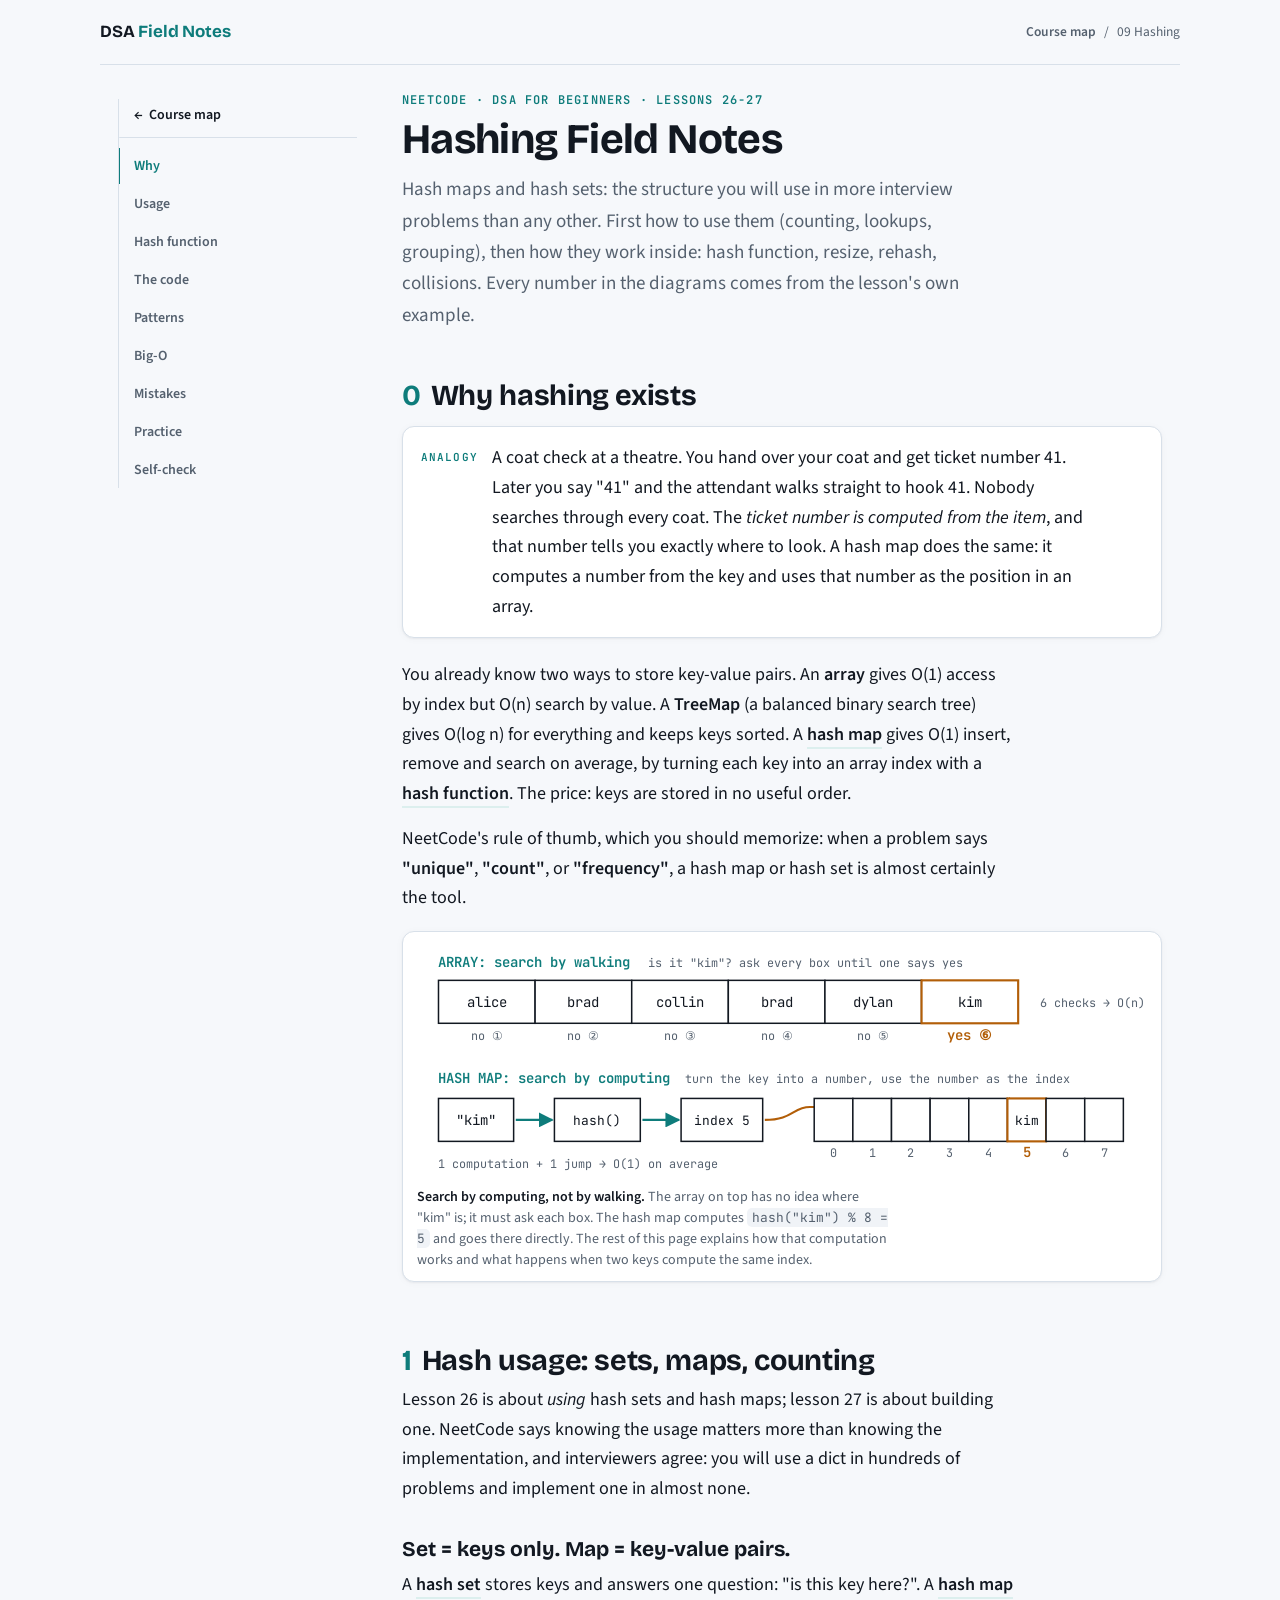
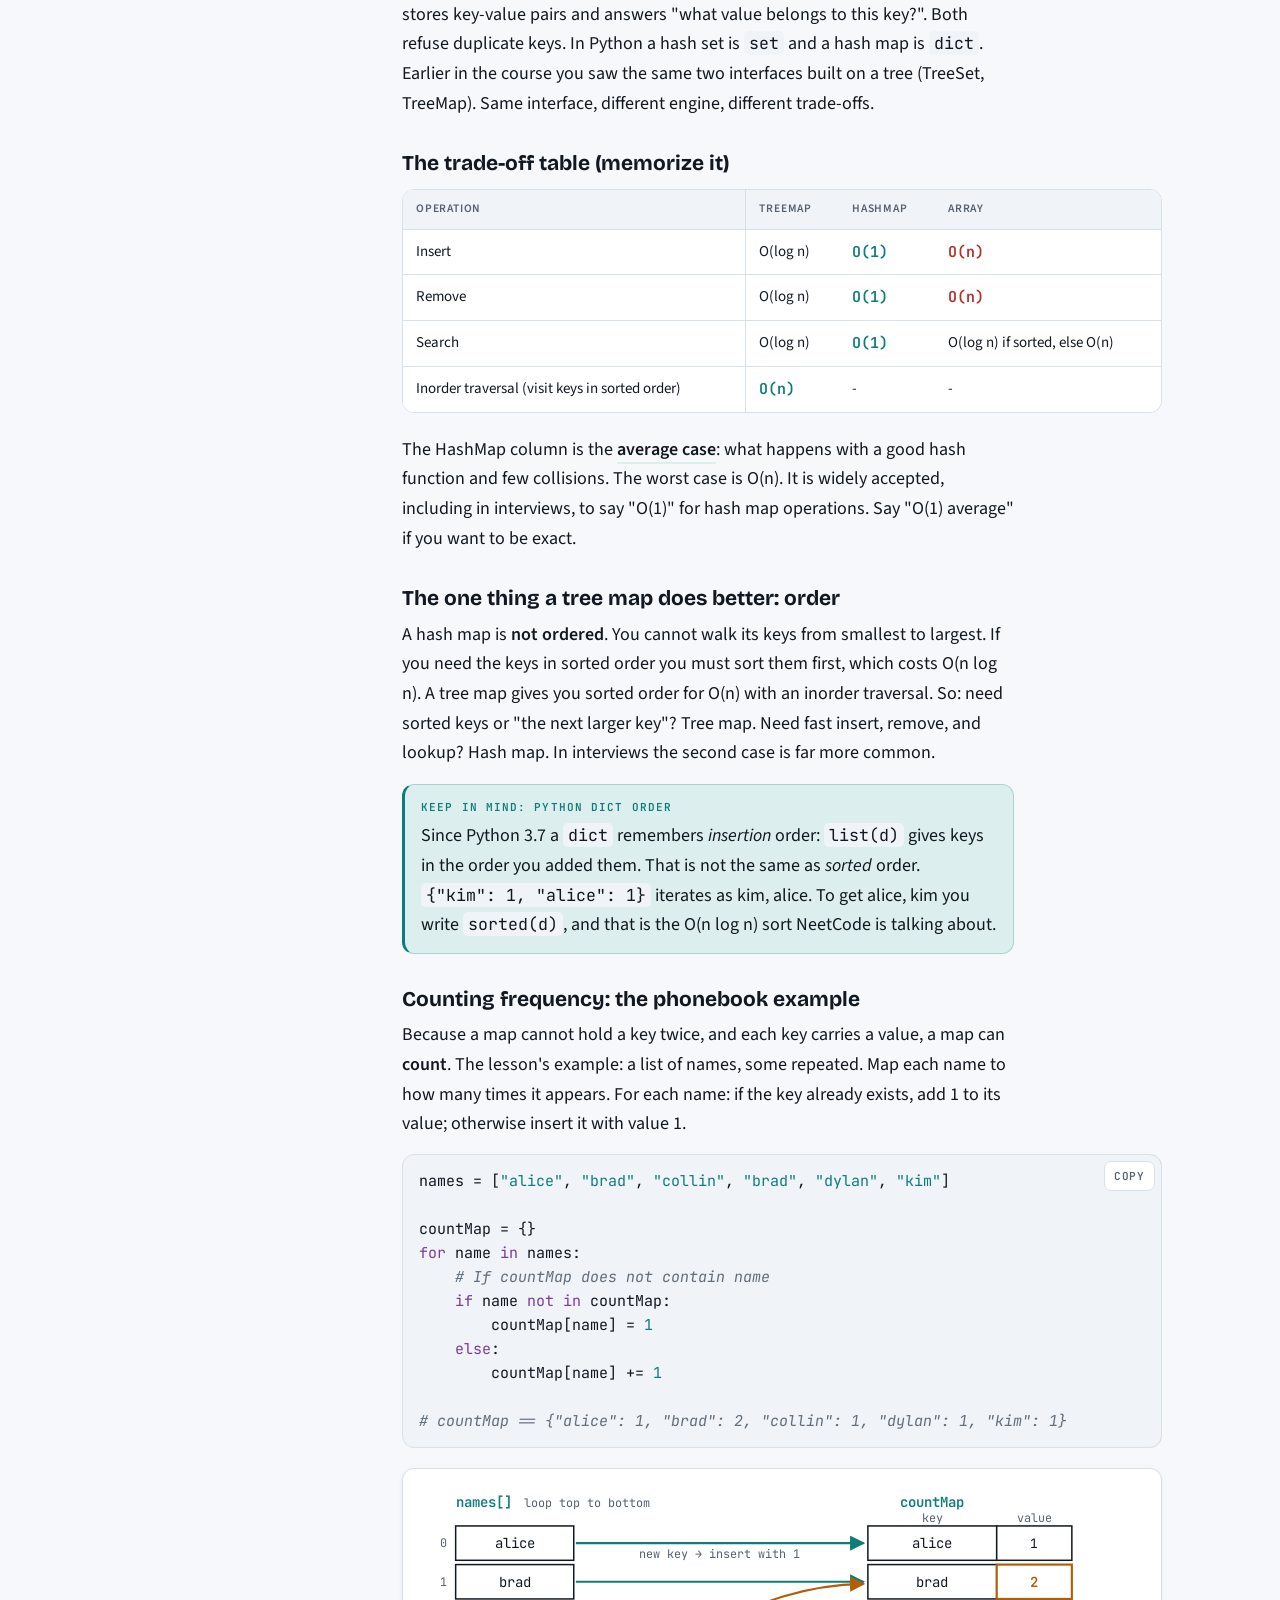
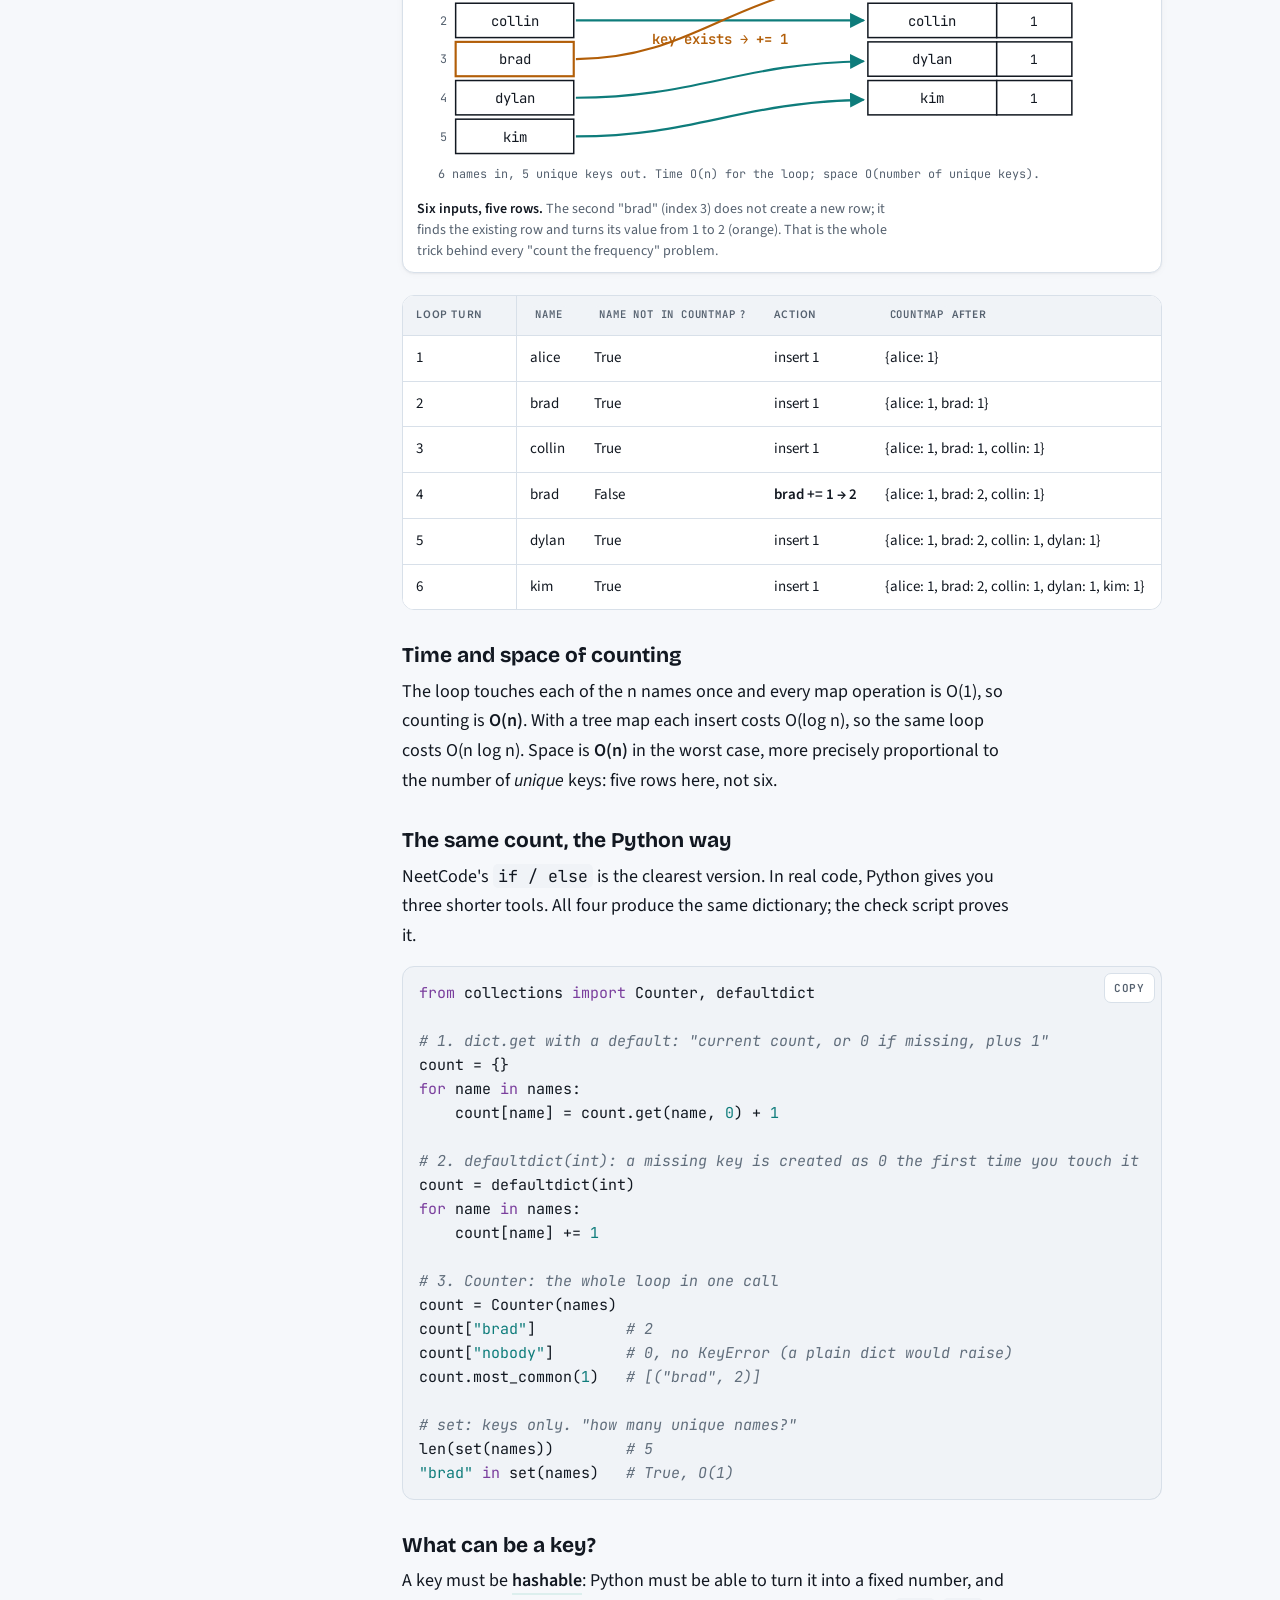
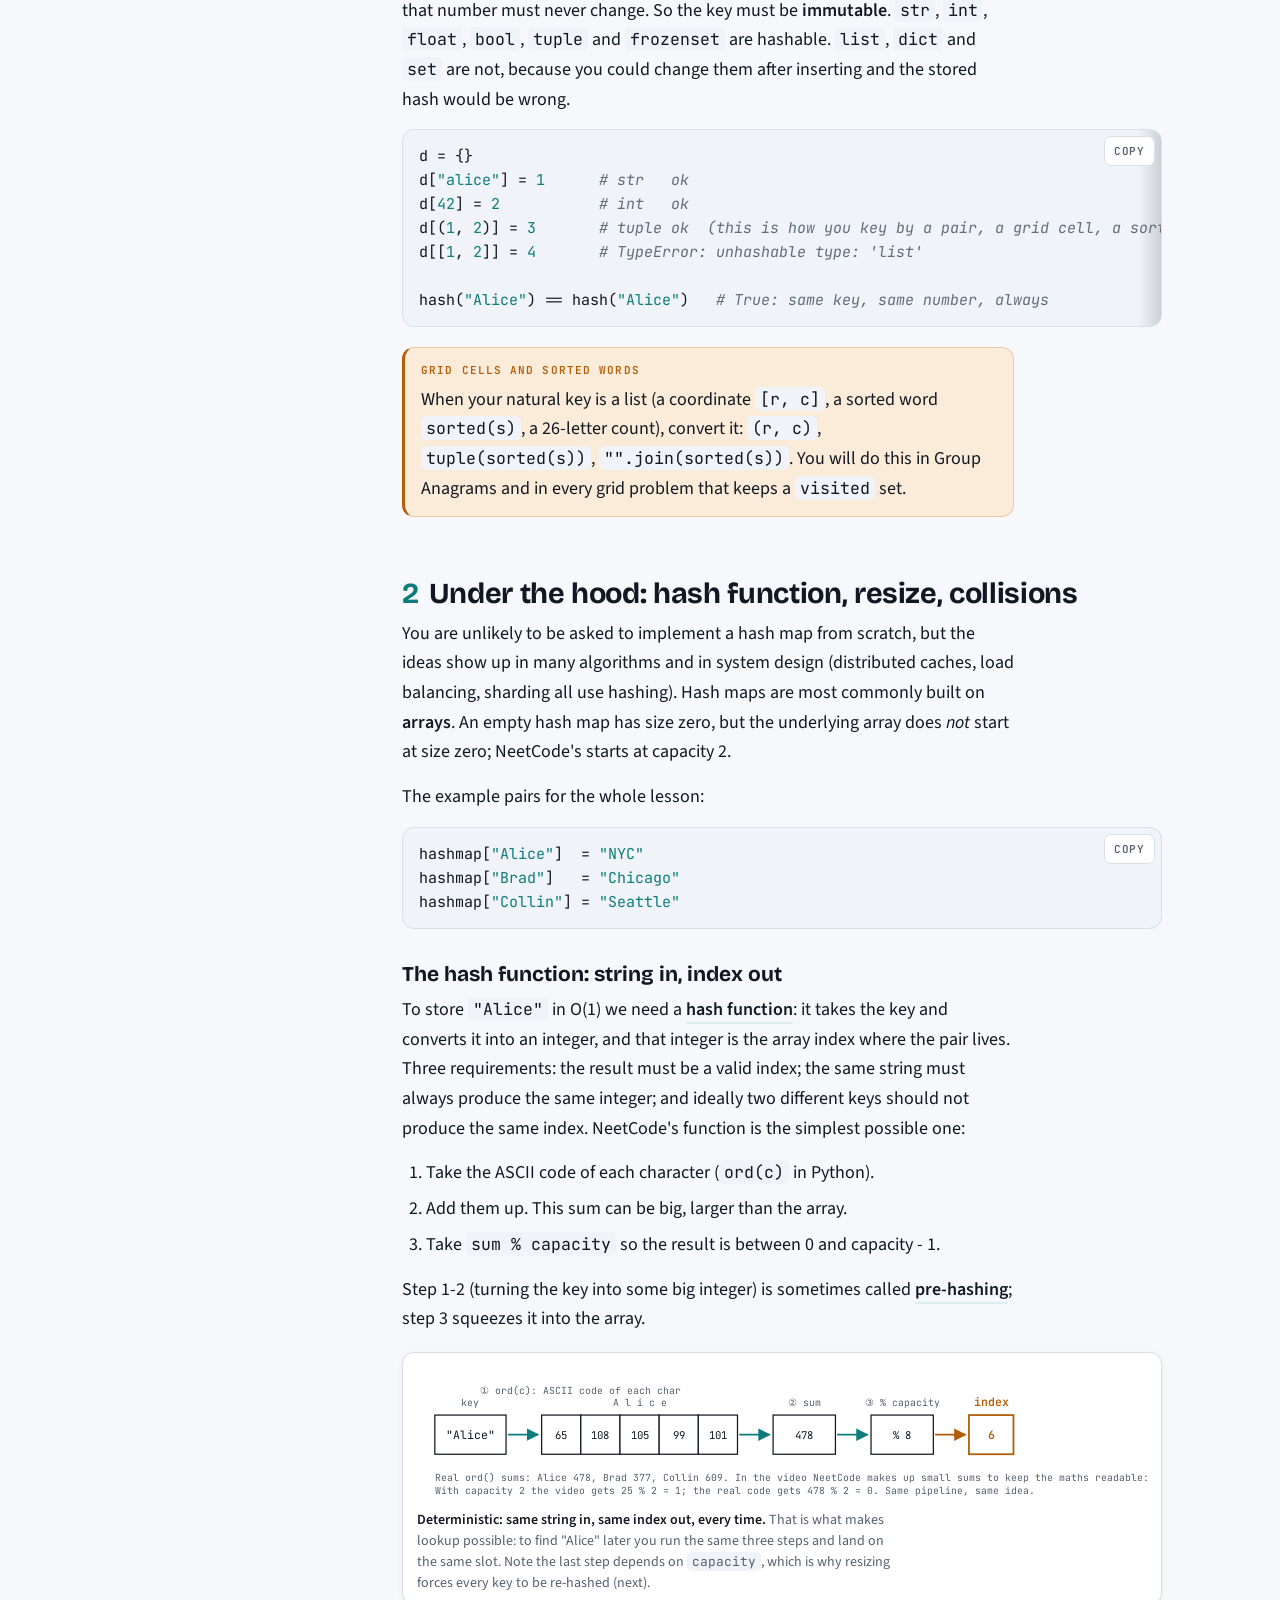
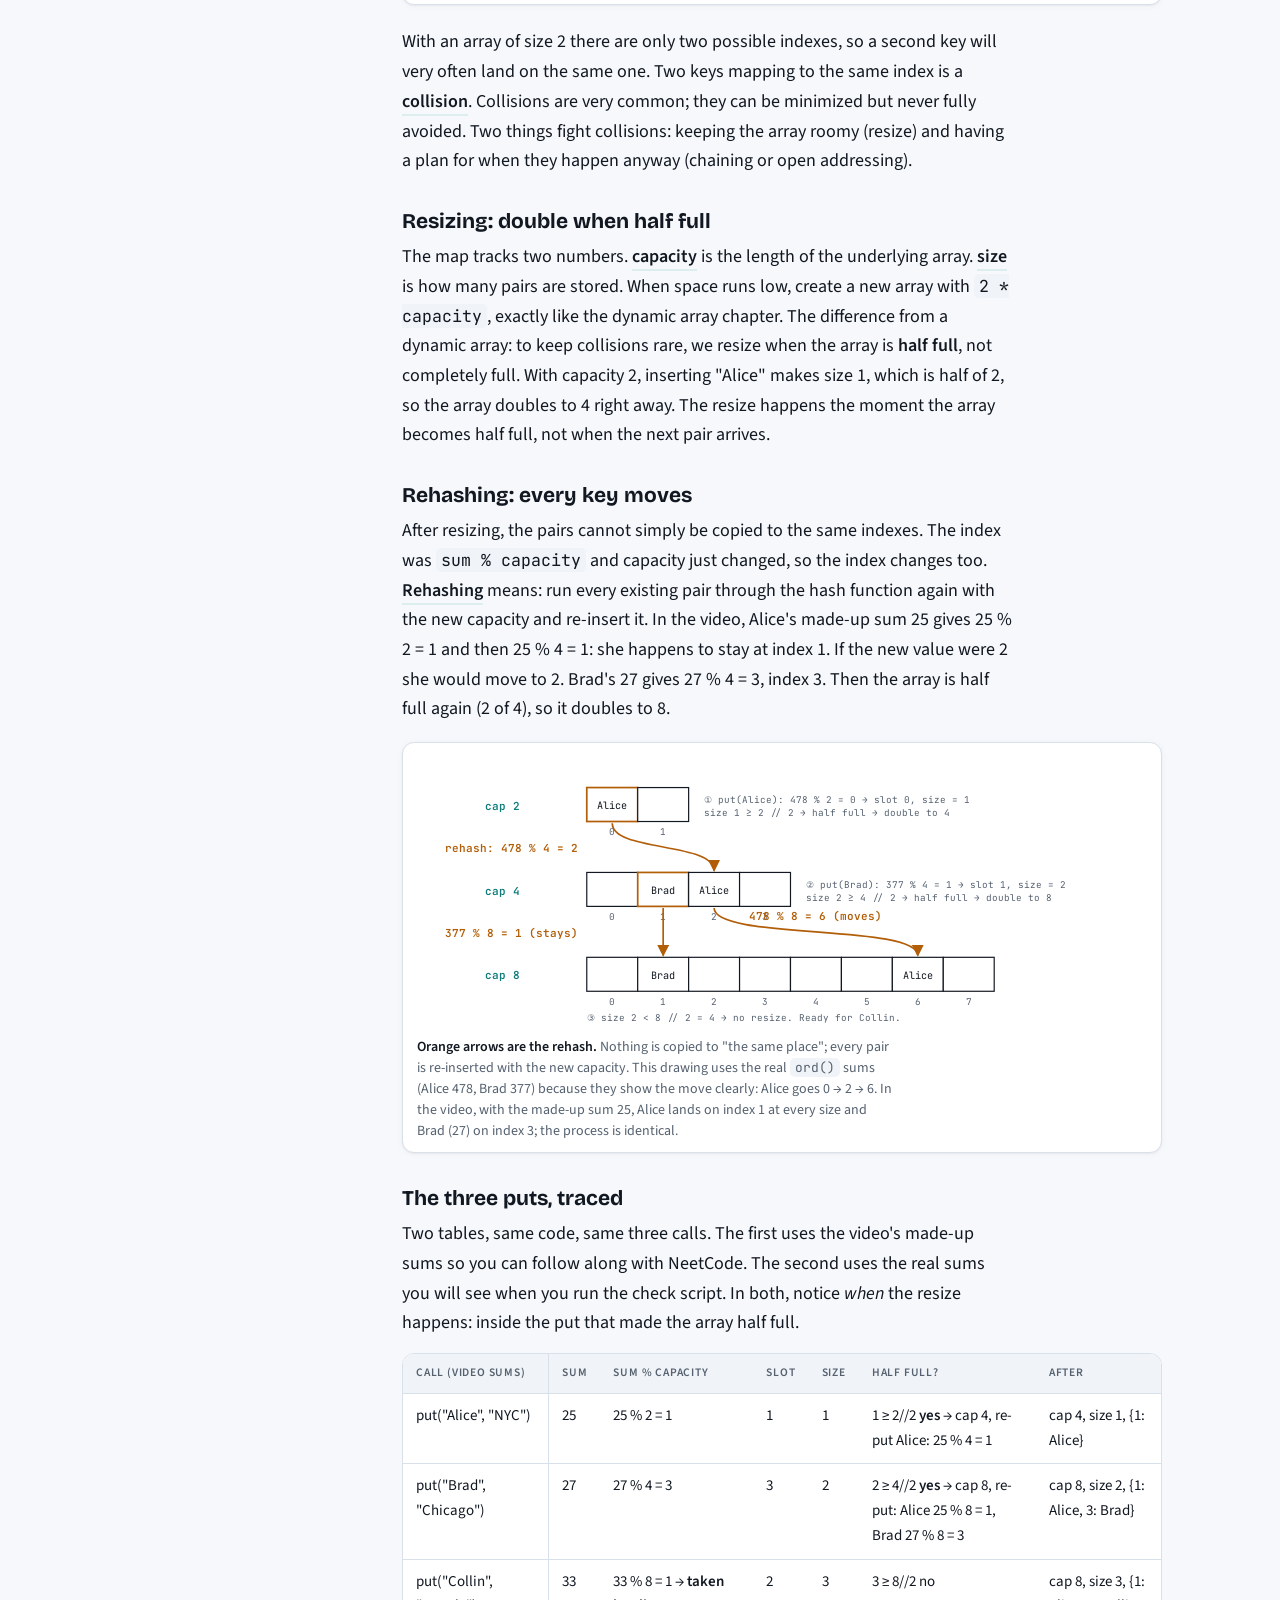
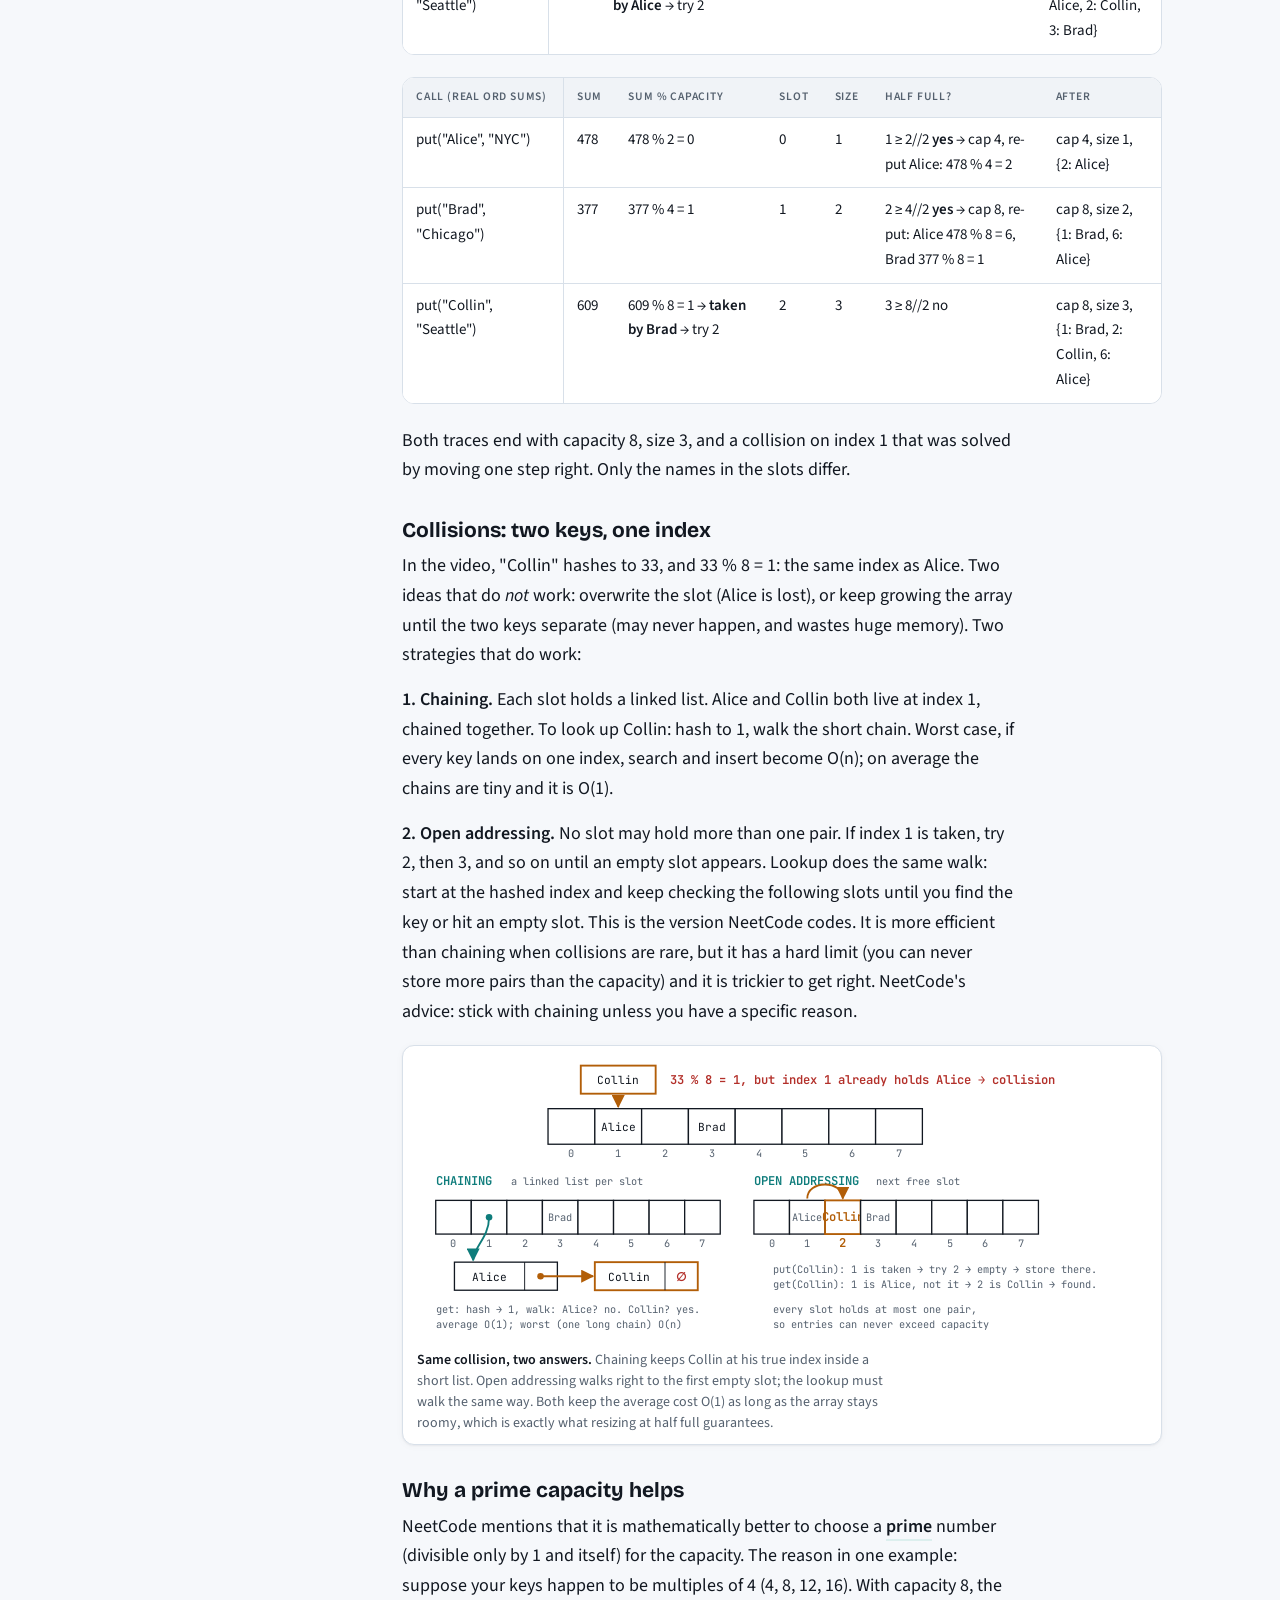
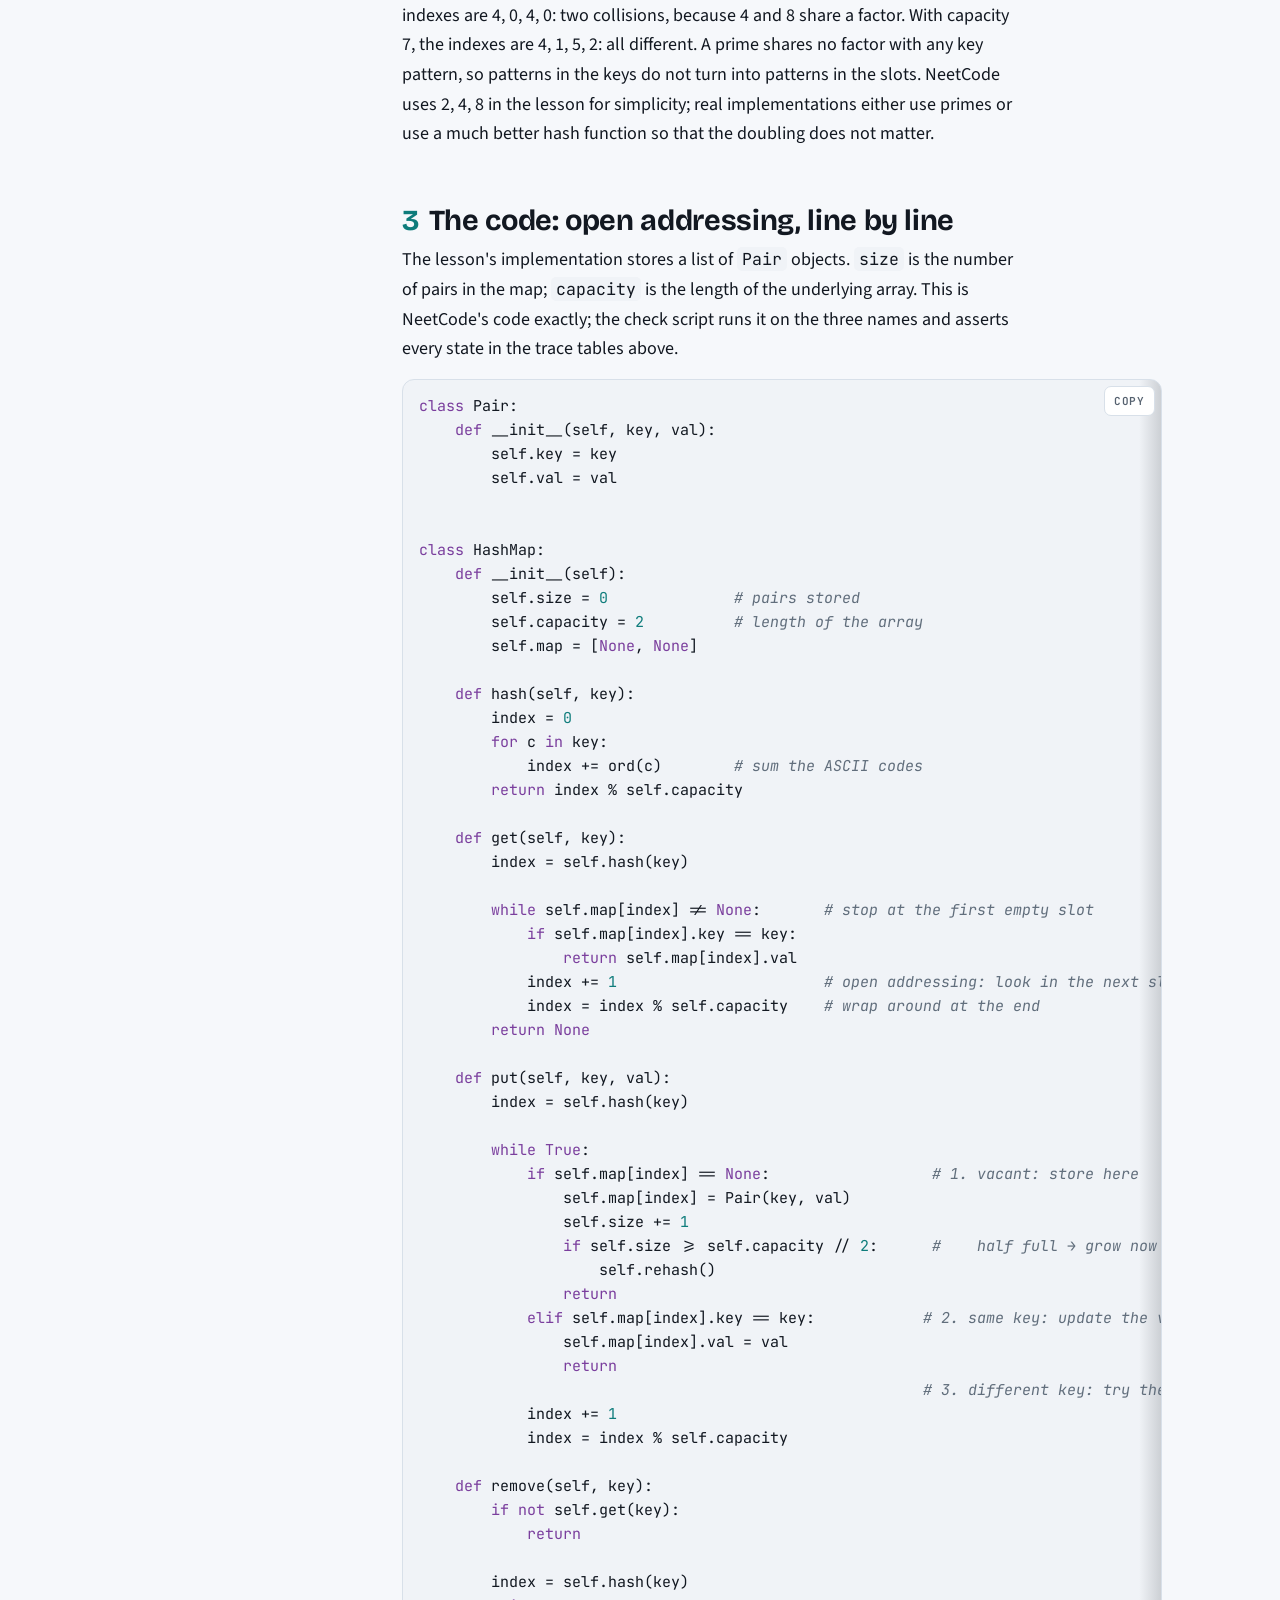
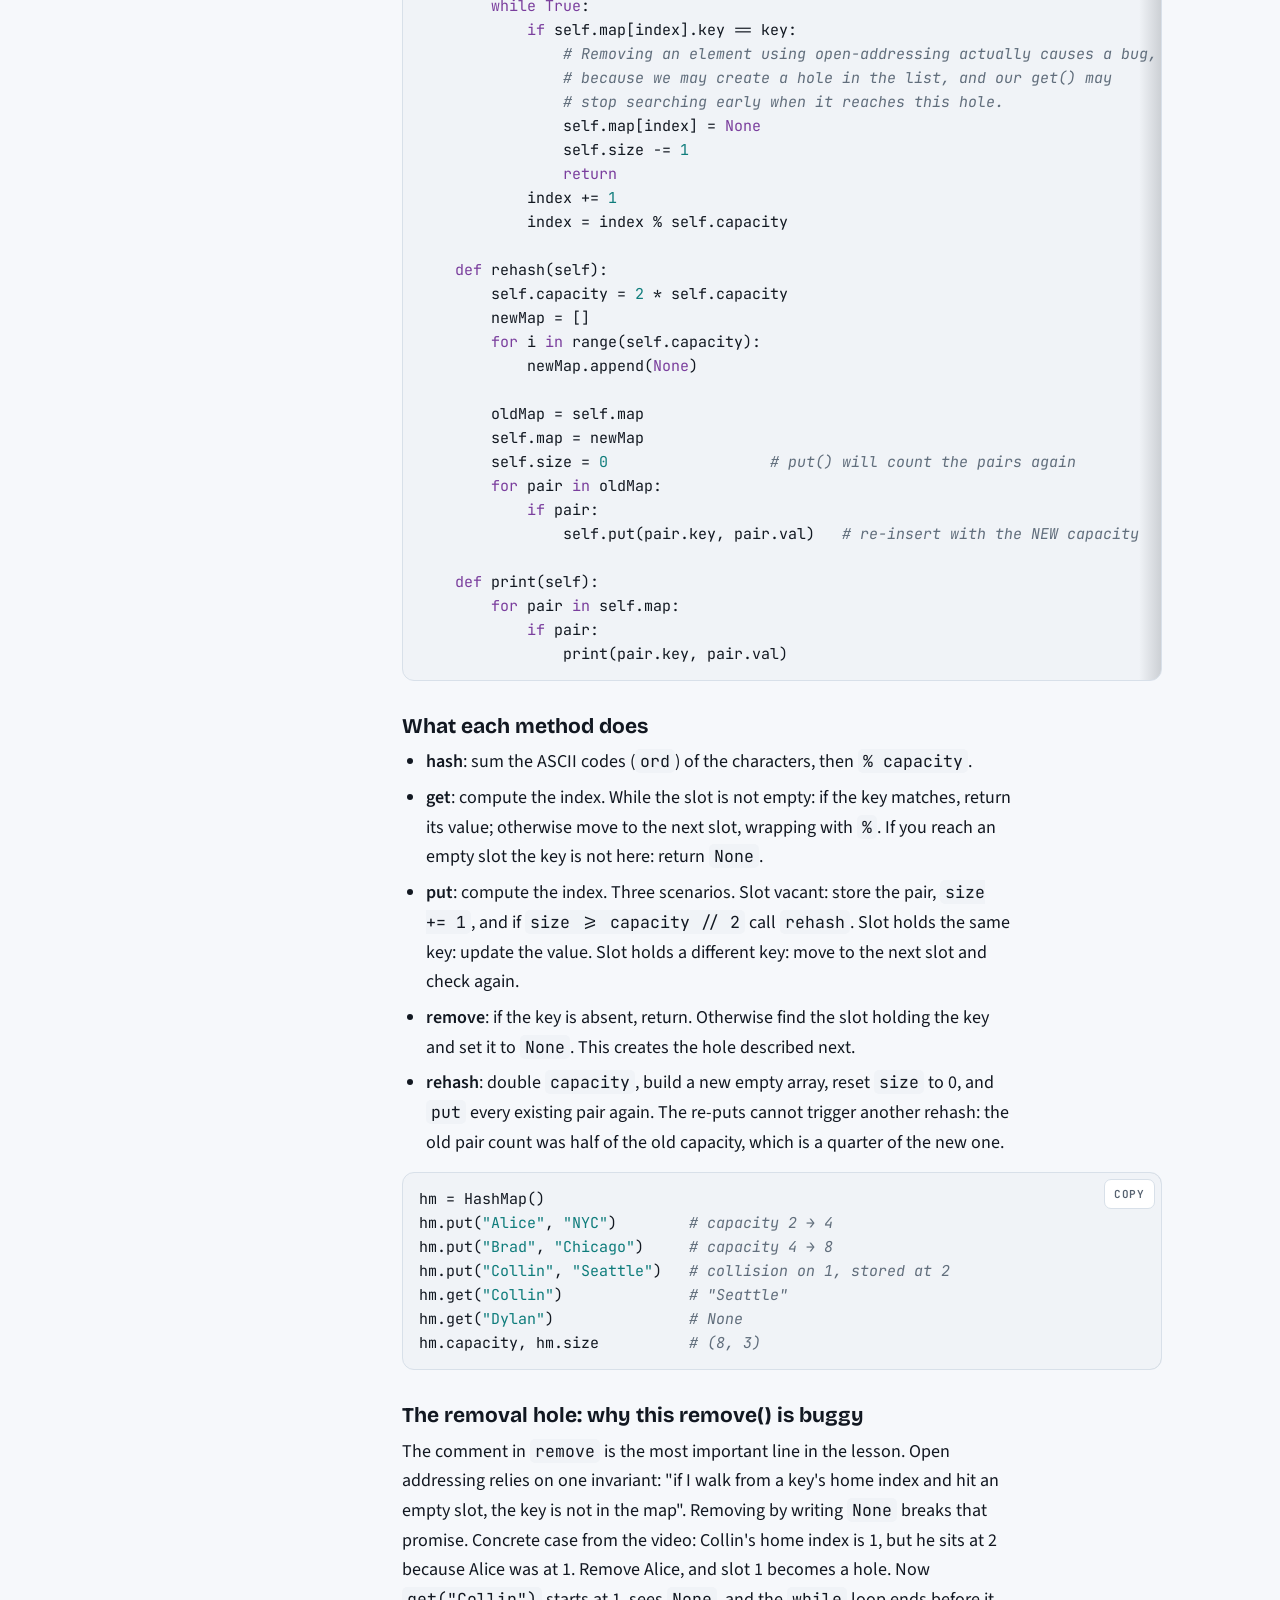
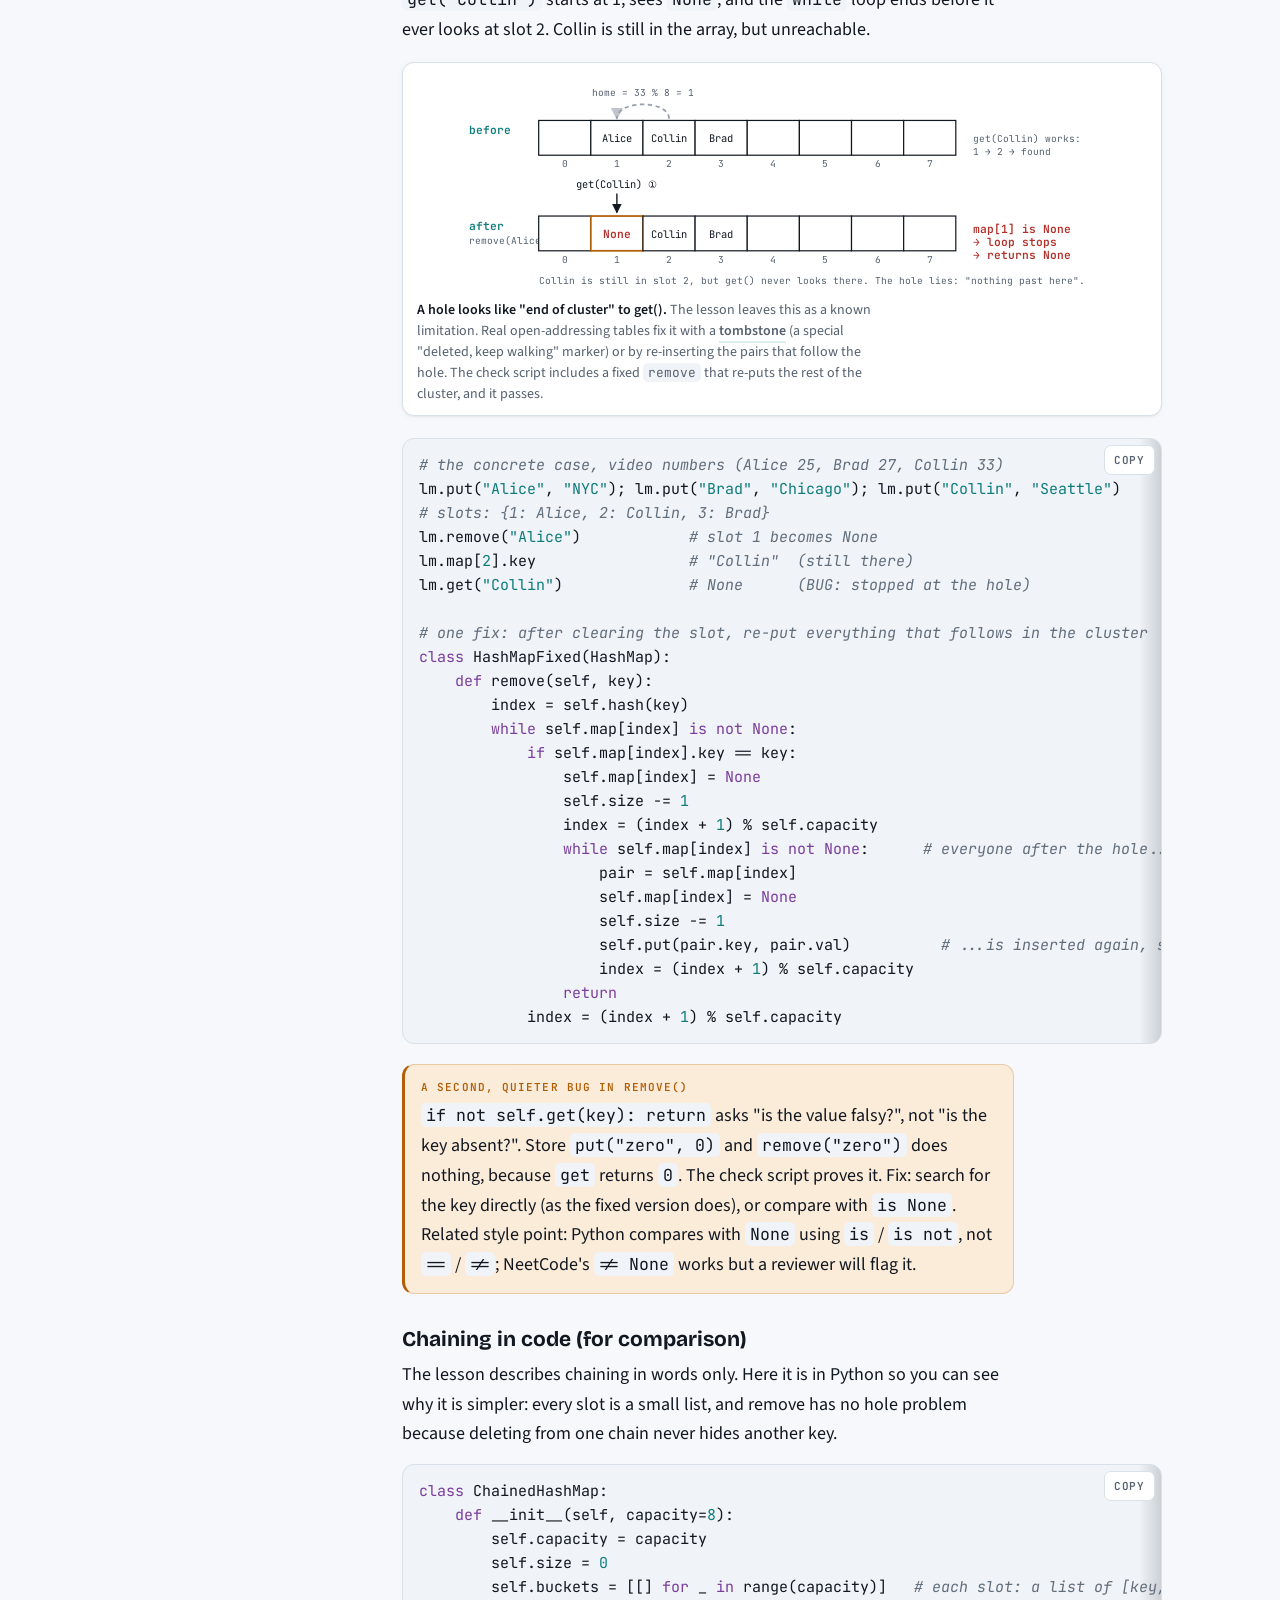
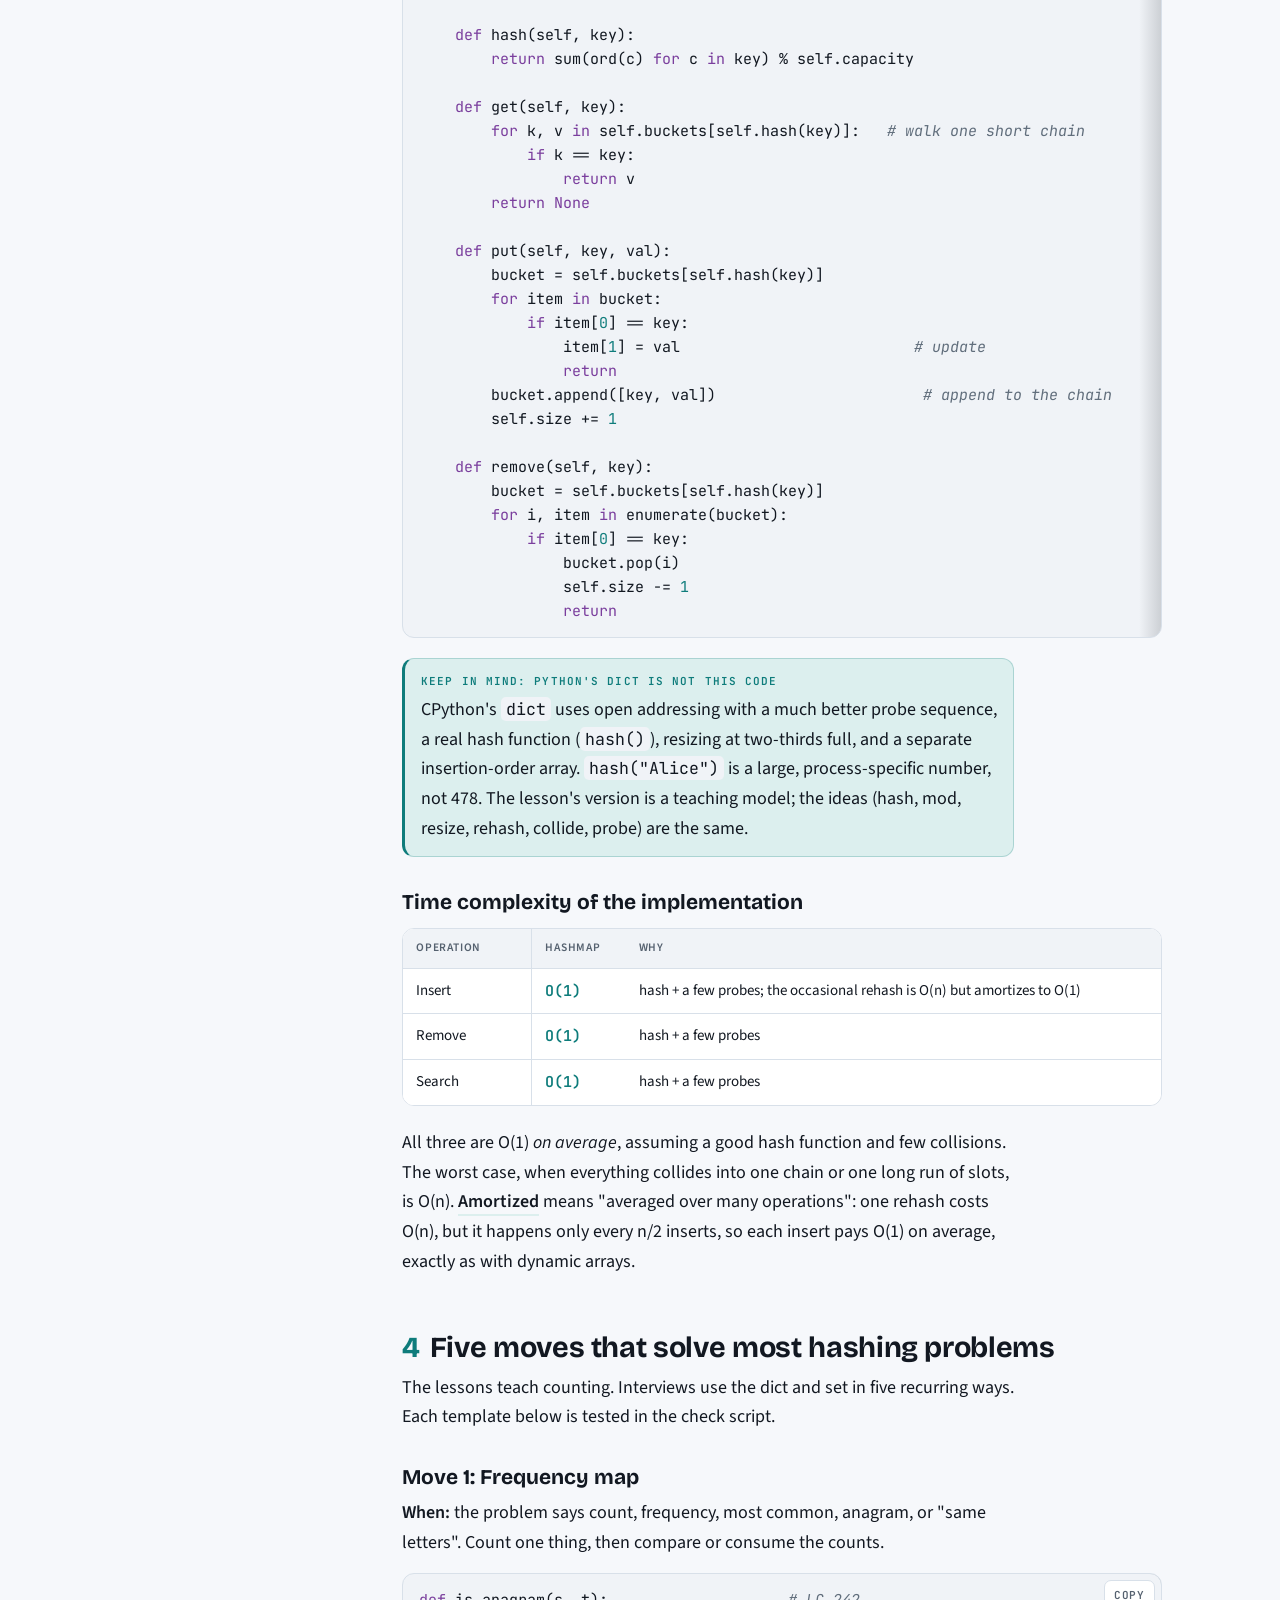
<file: topics/09-hashing.html>
<!doctype html>
<html lang="en">
<head>
<meta charset="utf-8">
<meta name="viewport" content="width=device-width, initial-scale=1, viewport-fit=cover">
<meta name="theme-color" content="#F6F8FB" media="(prefers-color-scheme: light)">
<meta name="theme-color" content="#0F141A" media="(prefers-color-scheme: dark)">
<meta name="apple-mobile-web-app-capable" content="yes">
<meta name="apple-mobile-web-app-status-bar-style" content="default">
<meta name="apple-mobile-web-app-title" content="DSA Notes">
<meta name="format-detection" content="telephone=no">
<title>Hashing · DSA Field Notes</title>
<meta name="description" content="Hash maps and hash sets: how to use them for counting and lookups, how they work under the hood (hash function, resize, rehash, collisions), tested Python, Big-O, mistakes, practice, self-check.">
<link rel="stylesheet" href="https://fonts.googleapis.com/css2?family=Bricolage+Grotesque:opsz,wght@12..96,500;12..96,700&family=Source+Sans+3:ital,wght@0,400;0,600;1,400&family=JetBrains+Mono:wght@400;600&display=swap">
<link rel="stylesheet" href="../assets/style.css">
<link rel="manifest" href="../manifest.webmanifest">
</head>
<body>
<svg width="0" height="0" style="position:absolute" aria-hidden="true">
  <defs>
    <marker id="arr" viewBox="0 0 10 10" refX="9" refY="5" markerWidth="7" markerHeight="7" orient="auto-start-reverse"><path d="M0,0 L10,5 L0,10 z" class="arr"/></marker>
    <marker id="arrNew" viewBox="0 0 10 10" refX="9" refY="5" markerWidth="7" markerHeight="7" orient="auto-start-reverse"><path d="M0,0 L10,5 L0,10 z" class="arrNew"/></marker>
    <marker id="arrOld" viewBox="0 0 10 10" refX="9" refY="5" markerWidth="7" markerHeight="7" orient="auto-start-reverse"><path d="M0,0 L10,5 L0,10 z" class="arrOld"/></marker>
    <marker id="arrCur" viewBox="0 0 10 10" refX="9" refY="5" markerWidth="7" markerHeight="7" orient="auto-start-reverse"><path d="M0,0 L10,5 L0,10 z" class="arrCur"/></marker>
  </defs>
</svg>

<div class="wrap">

<header class="site-head">
  <a class="brand" href="../index.html">DSA <span>Field Notes</span></a>
  <div class="crumbs"><a href="../index.html">Course map</a> <span>/</span> <span>09 Hashing</span></div>
</header>
<div class="layout">

<nav class="sections" aria-label="Sections">
  <a class="home" href="../index.html">Course map</a>
  <a href="#why">Why</a>
  <a href="#usage">Usage</a>
  <a href="#hashing">Hash function</a>
  <a href="#code">The code</a>
  <a href="#patterns">Patterns</a>
  <a href="#complexity">Big-O</a>
  <a href="#mistakes">Mistakes</a>
  <a href="#practice">Practice</a>
  <a href="#quiz">Self-check</a>
</nav>

<div class="content">
<header class="top">
  <div class="eyebrow">NeetCode · DSA for Beginners · Lessons 26-27</div>
  <h1>Hashing Field Notes</h1>
  <p class="lede">Hash maps and hash sets: the structure you will use in more interview problems than any other. First how to use them (counting, lookups, grouping), then how they work inside: hash function, resize, rehash, collisions. Every number in the diagrams comes from the lesson's own example.</p>
</header>

<!-- ============================ WHY ============================ -->
<section id="why">
  <h2><span class="num">0</span>Why hashing exists</h2>

  <div class="analogy">
    <div class="tag">Analogy</div>
    <p>A coat check at a theatre. You hand over your coat and get ticket number 41. Later you say "41" and the attendant walks straight to hook 41. Nobody searches through every coat. The <em>ticket number is computed from the item</em>, and that number tells you exactly where to look. A hash map does the same: it computes a number from the key and uses that number as the position in an array.</p>
  </div>

  <p>You already know two ways to store key-value pairs. An <strong>array</strong> gives O(1) access by index but O(n) search by value. A <strong>TreeMap</strong> (a balanced binary search tree) gives O(log n) for everything and keeps keys sorted. A <dfn>hash map</dfn> gives O(1) insert, remove and search on average, by turning each key into an array index with a <dfn>hash function</dfn>. The price: keys are stored in no useful order.</p>

  <p>NeetCode's rule of thumb, which you should memorize: when a problem says <strong>"unique"</strong>, <strong>"count"</strong>, or <strong>"frequency"</strong>, a hash map or hash set is almost certainly the tool.</p>

  <figure>
    <svg viewBox="0 0 680 215" role="img" aria-label="Searching for kim in an array checks every element, six checks. A hash map computes hash of kim, gets index 5, and jumps straight to that slot.">
      <text x="20" y="20" class="t ptrlab">ARRAY: search by walking</text>
      <text x="215" y="20" class="t small">is it "kim"? ask every box until one says yes</text>
      <g>
        <rect x="20" y="32" width="90" height="40" class="nd"/><text x="65" y="57" class="t" text-anchor="middle">alice</text>
        <rect x="110" y="32" width="90" height="40" class="nd"/><text x="155" y="57" class="t" text-anchor="middle">brad</text>
        <rect x="200" y="32" width="90" height="40" class="nd"/><text x="245" y="57" class="t" text-anchor="middle">collin</text>
        <rect x="290" y="32" width="90" height="40" class="nd"/><text x="335" y="57" class="t" text-anchor="middle">brad</text>
        <rect x="380" y="32" width="90" height="40" class="nd"/><text x="425" y="57" class="t" text-anchor="middle">dylan</text>
        <rect x="470" y="32" width="90" height="40" class="nd newnd"/><text x="515" y="57" class="t" text-anchor="middle">kim</text>
        <text x="65" y="88" class="t small" text-anchor="middle">no ①</text>
        <text x="155" y="88" class="t small" text-anchor="middle">no ②</text>
        <text x="245" y="88" class="t small" text-anchor="middle">no ③</text>
        <text x="335" y="88" class="t small" text-anchor="middle">no ④</text>
        <text x="425" y="88" class="t small" text-anchor="middle">no ⑤</text>
        <text x="515" y="88" class="t newlab" text-anchor="middle" font-size="11">yes ⑥</text>
      </g>
      <text x="580" y="57" class="t small">6 checks → O(n)</text>

      <text x="20" y="128" class="t ptrlab">HASH MAP: search by computing</text>
      <text x="250" y="128" class="t small">turn the key into a number, use the number as the index</text>
      <rect x="20" y="142" width="70" height="40" class="nd"/><text x="55" y="167" class="t" text-anchor="middle">"kim"</text>
      <path d="M92,162 L126,162" class="ptr" marker-end="url(#arr)"/>
      <rect x="128" y="142" width="80" height="40" class="nd"/><text x="168" y="167" class="t mono" text-anchor="middle">hash()</text>
      <path d="M210,162 L244,162" class="ptr" marker-end="url(#arr)"/>
      <rect x="246" y="142" width="76" height="40" class="nd"/><text x="284" y="167" class="t mono" text-anchor="middle">index 5</text>
      <path d="M324,162 C 350,162 350,150 366,150 L 552,150 L 552,142" class="ptr newp" marker-end="url(#arrNew)"/>
      <g>
        <rect x="370" y="142" width="36" height="40" class="nd"/>
        <rect x="406" y="142" width="36" height="40" class="nd"/>
        <rect x="442" y="142" width="36" height="40" class="nd"/>
        <rect x="478" y="142" width="36" height="40" class="nd"/>
        <rect x="514" y="142" width="36" height="40" class="nd"/>
        <rect x="550" y="142" width="36" height="40" class="nd newnd"/><text x="568" y="167" class="t mono" text-anchor="middle">kim</text>
        <rect x="586" y="142" width="36" height="40" class="nd"/>
        <rect x="622" y="142" width="36" height="40" class="nd"/>
        <text x="388" y="197" class="t small" text-anchor="middle">0</text>
        <text x="424" y="197" class="t small" text-anchor="middle">1</text>
        <text x="460" y="197" class="t small" text-anchor="middle">2</text>
        <text x="496" y="197" class="t small" text-anchor="middle">3</text>
        <text x="532" y="197" class="t small" text-anchor="middle">4</text>
        <text x="568" y="197" class="t newlab" text-anchor="middle" font-size="11">5</text>
        <text x="604" y="197" class="t small" text-anchor="middle">6</text>
        <text x="640" y="197" class="t small" text-anchor="middle">7</text>
      </g>
      <text x="20" y="207" class="t small">1 computation + 1 jump → O(1) on average</text>
    </svg>
    <figcaption><b>Search by computing, not by walking.</b> The array on top has no idea where "kim" is; it must ask each box. The hash map computes <code>hash("kim") % 8 = 5</code> and goes there directly. The rest of this page explains how that computation works and what happens when two keys compute the same index.</figcaption>
  </figure>
</section>

<!-- ============================ USAGE (Lesson 26) ============================ -->
<section id="usage">
  <h2><span class="num">1</span>Hash usage: sets, maps, counting</h2>

  <p>Lesson 26 is about <em>using</em> hash sets and hash maps; lesson 27 is about building one. NeetCode says knowing the usage matters more than knowing the implementation, and interviewers agree: you will use a dict in hundreds of problems and implement one in almost none.</p>

  <h3>Set = keys only. Map = key-value pairs.</h3>
  <p>A <dfn>hash set</dfn> stores keys and answers one question: "is this key here?". A <dfn>hash map</dfn> stores key-value pairs and answers "what value belongs to this key?". Both refuse duplicate keys. In Python a hash set is <code>set</code> and a hash map is <code>dict</code>. Earlier in the course you saw the same two interfaces built on a tree (TreeSet, TreeMap). Same interface, different engine, different trade-offs.</p>

  <h3>The trade-off table (memorize it)</h3>
  <div class="tbl"><table>
    <thead><tr><th>Operation</th><th>TreeMap</th><th>HashMap</th><th>Array</th></tr></thead>
    <tbody>
      <tr><td>Insert</td><td>O(log n)</td><td class="big fast">O(1)</td><td class="big slow">O(n)</td></tr>
      <tr><td>Remove</td><td>O(log n)</td><td class="big fast">O(1)</td><td class="big slow">O(n)</td></tr>
      <tr><td>Search</td><td>O(log n)</td><td class="big fast">O(1)</td><td>O(log n) if sorted, else O(n)</td></tr>
      <tr><td>Inorder traversal (visit keys in sorted order)</td><td class="big fast">O(n)</td><td>-</td><td>-</td></tr>
    </tbody>
  </table></div>
  <p>The HashMap column is the <dfn>average case</dfn>: what happens with a good hash function and few collisions. The worst case is O(n). It is widely accepted, including in interviews, to say "O(1)" for hash map operations. Say "O(1) average" if you want to be exact.</p>

  <h3>The one thing a tree map does better: order</h3>
  <p>A hash map is <strong>not ordered</strong>. You cannot walk its keys from smallest to largest. If you need the keys in sorted order you must sort them first, which costs O(n log n). A tree map gives you sorted order for O(n) with an inorder traversal. So: need sorted keys or "the next larger key"? Tree map. Need fast insert, remove, and lookup? Hash map. In interviews the second case is far more common.</p>

  <div class="callout keep">
    <span class="lab">Keep in mind: Python dict order</span>
    <p>Since Python 3.7 a <code>dict</code> remembers <em>insertion</em> order: <code>list(d)</code> gives keys in the order you added them. That is not the same as <em>sorted</em> order. <code>{"kim": 1, "alice": 1}</code> iterates as kim, alice. To get alice, kim you write <code>sorted(d)</code>, and that is the O(n log n) sort NeetCode is talking about.</p>
  </div>

  <h3>Counting frequency: the phonebook example</h3>
  <p>Because a map cannot hold a key twice, and each key carries a value, a map can <strong>count</strong>. The lesson's example: a list of names, some repeated. Map each name to how many times it appears. For each name: if the key already exists, add 1 to its value; otherwise insert it with value 1.</p>

<pre><code>names = [<span class="s">"alice"</span>, <span class="s">"brad"</span>, <span class="s">"collin"</span>, <span class="s">"brad"</span>, <span class="s">"dylan"</span>, <span class="s">"kim"</span>]

countMap = {}
<span class="k">for</span> name <span class="k">in</span> names:
    <span class="c"># If countMap does not contain name</span>
    <span class="k">if</span> name <span class="k">not in</span> countMap:
        countMap[name] = <span class="s">1</span>
    <span class="k">else</span>:
        countMap[name] += <span class="s">1</span>

<span class="c"># countMap == {"alice": 1, "brad": 2, "collin": 1, "dylan": 1, "kim": 1}</span></code></pre>

  <figure>
    <svg viewBox="0 0 680 285" role="img" aria-label="The six names in the array feed into a key-value table. alice, collin, dylan and kim each get value 1. brad appears at index 1 and index 3, so its value becomes 2, shown in orange.">
      <text x="36" y="22" class="t ptrlab">names[]</text>
      <text x="100" y="22" class="t small">loop top to bottom</text>
      <g>
        <text x="28" y="60" class="t small" text-anchor="end">0</text>
        <rect x="36" y="40" width="110" height="32" class="nd"/><text x="91" y="61" class="t" text-anchor="middle">alice</text>
        <text x="28" y="96" class="t small" text-anchor="end">1</text>
        <rect x="36" y="76" width="110" height="32" class="nd"/><text x="91" y="97" class="t" text-anchor="middle">brad</text>
        <text x="28" y="132" class="t small" text-anchor="end">2</text>
        <rect x="36" y="112" width="110" height="32" class="nd"/><text x="91" y="133" class="t" text-anchor="middle">collin</text>
        <text x="28" y="168" class="t small" text-anchor="end">3</text>
        <rect x="36" y="148" width="110" height="32" class="nd newnd"/><text x="91" y="169" class="t" text-anchor="middle">brad</text>
        <text x="28" y="204" class="t small" text-anchor="end">4</text>
        <rect x="36" y="184" width="110" height="32" class="nd"/><text x="91" y="205" class="t" text-anchor="middle">dylan</text>
        <text x="28" y="240" class="t small" text-anchor="end">5</text>
        <rect x="36" y="220" width="110" height="32" class="nd"/><text x="91" y="241" class="t" text-anchor="middle">kim</text>
      </g>

      <text x="480" y="22" class="t ptrlab" text-anchor="middle">countMap</text>
      <text x="480" y="36" class="t small" text-anchor="middle">key</text>
      <text x="575" y="36" class="t small" text-anchor="middle">value</text>
      <g>
        <rect x="420" y="40" width="120" height="32" class="nd"/><line x1="540" y1="40" x2="540" y2="72" class="cell"/><rect x="540" y="40" width="70" height="32" class="nd"/>
        <text x="480" y="61" class="t" text-anchor="middle">alice</text><text x="575" y="61" class="t mono" text-anchor="middle">1</text>
        <rect x="420" y="76" width="120" height="32" class="nd"/><rect x="540" y="76" width="70" height="32" class="nd newnd"/>
        <text x="480" y="97" class="t" text-anchor="middle">brad</text><text x="575" y="97" class="t newlab" text-anchor="middle">2</text>
        <rect x="420" y="112" width="120" height="32" class="nd"/><rect x="540" y="112" width="70" height="32" class="nd"/>
        <text x="480" y="133" class="t" text-anchor="middle">collin</text><text x="575" y="133" class="t mono" text-anchor="middle">1</text>
        <rect x="420" y="148" width="120" height="32" class="nd"/><rect x="540" y="148" width="70" height="32" class="nd"/>
        <text x="480" y="169" class="t" text-anchor="middle">dylan</text><text x="575" y="169" class="t mono" text-anchor="middle">1</text>
        <rect x="420" y="184" width="120" height="32" class="nd"/><rect x="540" y="184" width="70" height="32" class="nd"/>
        <text x="480" y="205" class="t" text-anchor="middle">kim</text><text x="575" y="205" class="t mono" text-anchor="middle">1</text>
      </g>

      <path d="M148,56 L416,56" class="ptr" marker-end="url(#arr)"/>
      <path d="M148,92 L416,92" class="ptr" marker-end="url(#arr)"/>
      <path d="M148,128 L416,128" class="ptr" marker-end="url(#arr)"/>
      <path d="M148,164 C 260,164 300,96 416,94" class="ptr newp" marker-end="url(#arrNew)"/>
      <text x="282" y="150" class="t newlab" text-anchor="middle" font-size="11">key exists → += 1</text>
      <path d="M148,200 C 260,200 300,168 416,166" class="ptr" marker-end="url(#arr)"/>
      <path d="M148,236 C 260,236 300,204 416,202" class="ptr" marker-end="url(#arr)"/>
      <text x="282" y="70" class="t small" text-anchor="middle">new key → insert with 1</text>

      <text x="20" y="275" class="t small">6 names in, 5 unique keys out. Time O(n) for the loop; space O(number of unique keys).</text>
    </svg>
    <figcaption><b>Six inputs, five rows.</b> The second "brad" (index 3) does not create a new row; it finds the existing row and turns its value from 1 to 2 (orange). That is the whole trick behind every "count the frequency" problem.</figcaption>
  </figure>

  <div class="tbl"><table>
    <thead><tr><th>Loop turn</th><th><code>name</code></th><th><code>name not in countMap</code>?</th><th>action</th><th><code>countMap</code> after</th></tr></thead>
    <tbody>
      <tr><td>1</td><td>alice</td><td>True</td><td>insert 1</td><td>{alice: 1}</td></tr>
      <tr><td>2</td><td>brad</td><td>True</td><td>insert 1</td><td>{alice: 1, brad: 1}</td></tr>
      <tr><td>3</td><td>collin</td><td>True</td><td>insert 1</td><td>{alice: 1, brad: 1, collin: 1}</td></tr>
      <tr><td>4</td><td>brad</td><td>False</td><td><strong>brad += 1 → 2</strong></td><td>{alice: 1, brad: 2, collin: 1}</td></tr>
      <tr><td>5</td><td>dylan</td><td>True</td><td>insert 1</td><td>{alice: 1, brad: 2, collin: 1, dylan: 1}</td></tr>
      <tr><td>6</td><td>kim</td><td>True</td><td>insert 1</td><td>{alice: 1, brad: 2, collin: 1, dylan: 1, kim: 1}</td></tr>
    </tbody>
  </table></div>

  <h3>Time and space of counting</h3>
  <p>The loop touches each of the n names once and every map operation is O(1), so counting is <strong>O(n)</strong>. With a tree map each insert costs O(log n), so the same loop costs O(n log n). Space is <strong>O(n)</strong> in the worst case, more precisely proportional to the number of <em>unique</em> keys: five rows here, not six.</p>

  <h3>The same count, the Python way</h3>
  <p>NeetCode's <code>if / else</code> is the clearest version. In real code, Python gives you three shorter tools. All four produce the same dictionary; the check script proves it.</p>

<pre><code><span class="k">from</span> collections <span class="k">import</span> Counter, defaultdict

<span class="c"># 1. dict.get with a default: "current count, or 0 if missing, plus 1"</span>
count = {}
<span class="k">for</span> name <span class="k">in</span> names:
    count[name] = count.get(name, <span class="s">0</span>) + <span class="s">1</span>

<span class="c"># 2. defaultdict(int): a missing key is created as 0 the first time you touch it</span>
count = defaultdict(int)
<span class="k">for</span> name <span class="k">in</span> names:
    count[name] += <span class="s">1</span>

<span class="c"># 3. Counter: the whole loop in one call</span>
count = Counter(names)
count[<span class="s">"brad"</span>]          <span class="c"># 2</span>
count[<span class="s">"nobody"</span>]        <span class="c"># 0, no KeyError (a plain dict would raise)</span>
count.most_common(<span class="s">1</span>)   <span class="c"># [("brad", 2)]</span>

<span class="c"># set: keys only. "how many unique names?"</span>
len(set(names))        <span class="c"># 5</span>
<span class="s">"brad"</span> <span class="k">in</span> set(names)   <span class="c"># True, O(1)</span></code></pre>

  <h3>What can be a key?</h3>
  <p>A key must be <dfn>hashable</dfn>: Python must be able to turn it into a fixed number, and that number must never change. So the key must be <strong>immutable</strong>. <code>str</code>, <code>int</code>, <code>float</code>, <code>bool</code>, <code>tuple</code> and <code>frozenset</code> are hashable. <code>list</code>, <code>dict</code> and <code>set</code> are not, because you could change them after inserting and the stored hash would be wrong.</p>

<pre><code>d = {}
d[<span class="s">"alice"</span>] = <span class="s">1</span>      <span class="c"># str   ok</span>
d[<span class="s">42</span>] = <span class="s">2</span>           <span class="c"># int   ok</span>
d[(<span class="s">1</span>, <span class="s">2</span>)] = <span class="s">3</span>       <span class="c"># tuple ok  (this is how you key by a pair, a grid cell, a sorted word)</span>
d[[<span class="s">1</span>, <span class="s">2</span>]] = <span class="s">4</span>       <span class="c"># TypeError: unhashable type: 'list'</span>

hash(<span class="s">"Alice"</span>) == hash(<span class="s">"Alice"</span>)   <span class="c"># True: same key, same number, always</span></code></pre>

  <div class="callout">
    <span class="lab">Grid cells and sorted words</span>
    <p>When your natural key is a list (a coordinate <code>[r, c]</code>, a sorted word <code>sorted(s)</code>, a 26-letter count), convert it: <code>(r, c)</code>, <code>tuple(sorted(s))</code>, <code>"".join(sorted(s))</code>. You will do this in Group Anagrams and in every grid problem that keeps a <code>visited</code> set.</p>
  </div>
</section>

<!-- ============================ HASH FUNCTION / RESIZE / COLLISIONS (Lesson 27, ideas) ============================ -->
<section id="hashing">
  <h2><span class="num">2</span>Under the hood: hash function, resize, collisions</h2>

  <p>You are unlikely to be asked to implement a hash map from scratch, but the ideas show up in many algorithms and in system design (distributed caches, load balancing, sharding all use hashing). Hash maps are most commonly built on <strong>arrays</strong>. An empty hash map has size zero, but the underlying array does <em>not</em> start at size zero; NeetCode's starts at capacity 2.</p>

  <p>The example pairs for the whole lesson:</p>
<pre><code>hashmap[<span class="s">"Alice"</span>]  = <span class="s">"NYC"</span>
hashmap[<span class="s">"Brad"</span>]   = <span class="s">"Chicago"</span>
hashmap[<span class="s">"Collin"</span>] = <span class="s">"Seattle"</span></code></pre>

  <h3>The hash function: string in, index out</h3>
  <p>To store <code>"Alice"</code> in O(1) we need a <dfn>hash function</dfn>: it takes the key and converts it into an integer, and that integer is the array index where the pair lives. Three requirements: the result must be a valid index; the same string must always produce the same integer; and ideally two different keys should not produce the same index. NeetCode's function is the simplest possible one:</p>
  <ol>
    <li>Take the ASCII code of each character (<code>ord(c)</code> in Python).</li>
    <li>Add them up. This sum can be big, larger than the array.</li>
    <li>Take <code>sum % capacity</code> so the result is between 0 and capacity - 1.</li>
  </ol>
  <p>Step 1-2 (turning the key into some big integer) is sometimes called <dfn>pre-hashing</dfn>; step 3 squeezes it into the array.</p>

  <figure>
    <svg viewBox="0 0 820 150" role="img" aria-label="Hash pipeline: the string Alice becomes ASCII codes 65 108 105 99 101, which sum to 478, then 478 modulo capacity 8 gives index 6.">
      <text x="60" y="44" class="t small" text-anchor="middle">key</text>
      <rect x="20" y="54" width="80" height="44" class="nd"/><text x="60" y="81" class="t" text-anchor="middle">"Alice"</text>
      <path d="M102,76 L136,76" class="ptr" marker-end="url(#arr)"/>
      <text x="184" y="30" class="t small" text-anchor="middle">① ord(c): ASCII code of each char</text>
      <text x="250" y="44" class="t small" text-anchor="middle">A       l       i       c       e</text>
      <g>
        <rect x="140" y="54" width="44" height="44" class="nd"/><text x="162" y="81" class="t mono" text-anchor="middle">65</text>
        <rect x="184" y="54" width="44" height="44" class="nd"/><text x="206" y="81" class="t mono" text-anchor="middle">108</text>
        <rect x="228" y="54" width="44" height="44" class="nd"/><text x="250" y="81" class="t mono" text-anchor="middle">105</text>
        <rect x="272" y="54" width="44" height="44" class="nd"/><text x="294" y="81" class="t mono" text-anchor="middle">99</text>
        <rect x="316" y="54" width="44" height="44" class="nd"/><text x="338" y="81" class="t mono" text-anchor="middle">101</text>
      </g>
      <path d="M362,76 L396,76" class="ptr" marker-end="url(#arr)"/>
      <text x="435" y="44" class="t small" text-anchor="middle">② sum</text>
      <rect x="400" y="54" width="70" height="44" class="nd"/><text x="435" y="81" class="t mono" text-anchor="middle">478</text>
      <path d="M472,76 L506,76" class="ptr" marker-end="url(#arr)"/>
      <text x="545" y="44" class="t small" text-anchor="middle">③ % capacity</text>
      <rect x="510" y="54" width="70" height="44" class="nd"/><text x="545" y="81" class="t mono" text-anchor="middle">% 8</text>
      <path d="M582,76 L616,76" class="ptr newp" marker-end="url(#arrNew)"/>
      <text x="645" y="44" class="t newlab" text-anchor="middle" font-size="11">index</text>
      <rect x="620" y="54" width="50" height="44" class="nd newnd"/><text x="645" y="81" class="t newlab" text-anchor="middle">6</text>
      <text x="20" y="128" class="t small">Real ord() sums: Alice 478, Brad 377, Collin 609.  In the video NeetCode makes up small sums to keep the maths readable: Alice 25, Brad 27, Collin 33.</text>
      <text x="20" y="143" class="t small">With capacity 2 the video gets 25 % 2 = 1; the real code gets 478 % 2 = 0. Same pipeline, same idea.</text>
    </svg>
    <figcaption><b>Deterministic: same string in, same index out, every time.</b> That is what makes lookup possible: to find "Alice" later you run the same three steps and land on the same slot. Note the last step depends on <code>capacity</code>, which is why resizing forces every key to be re-hashed (next).</figcaption>
  </figure>

  <p>With an array of size 2 there are only two possible indexes, so a second key will very often land on the same one. Two keys mapping to the same index is a <dfn>collision</dfn>. Collisions are very common; they can be minimized but never fully avoided. Two things fight collisions: keeping the array roomy (resize) and having a plan for when they happen anyway (chaining or open addressing).</p>

  <h3>Resizing: double when half full</h3>
  <p>The map tracks two numbers. <dfn>capacity</dfn> is the length of the underlying array. <dfn>size</dfn> is how many pairs are stored. When space runs low, create a new array with <code>2 * capacity</code>, exactly like the dynamic array chapter. The difference from a dynamic array: to keep collisions rare, we resize when the array is <strong>half full</strong>, not completely full. With capacity 2, inserting "Alice" makes size 1, which is half of 2, so the array doubles to 4 right away. The resize happens the moment the array becomes half full, not when the next pair arrives.</p>

  <h3>Rehashing: every key moves</h3>
  <p>After resizing, the pairs cannot simply be copied to the same indexes. The index was <code>sum % capacity</code> and capacity just changed, so the index changes too. <dfn>Rehashing</dfn> means: run every existing pair through the hash function again with the new capacity and re-insert it. In the video, Alice's made-up sum 25 gives 25 % 2 = 1 and then 25 % 4 = 1: she happens to stay at index 1. If the new value were 2 she would move to 2. Brad's 27 gives 27 % 4 = 3, index 3. Then the array is half full again (2 of 4), so it doubles to 8.</p>

  <figure>
    <svg viewBox="-60 0 860 318" role="img" aria-label="Three arrays of capacity 2, 4 and 8. Alice goes to index 0 in capacity 2, is rehashed to index 2 in capacity 4 where Brad is inserted at index 1, then both are rehashed into capacity 8: Alice to index 6, Brad stays at 1. Each resize happens when the array is half full.">
      <!-- row A: cap 2 -->
      <text x="20" y="62" class="t ptrlab">cap 2</text>
      <rect x="140" y="36" width="60" height="40" class="nd newnd"/><text x="170" y="61" class="t mono" text-anchor="middle">Alice</text>
      <rect x="200" y="36" width="60" height="40" class="nd"/>
      <text x="170" y="92" class="t small" text-anchor="middle">0</text>
      <text x="230" y="92" class="t small" text-anchor="middle">1</text>
      <text x="278" y="54" class="t small">① put(Alice): 478 % 2 = 0 → slot 0, size = 1</text>
      <text x="278" y="70" class="t small">size 1 ≥ 2 // 2 → half full → double to 4</text>
      <!-- rehash arrow A -> B -->
      <path d="M170,78 C170,112 290,100 290,134" class="ptr newp" marker-end="url(#arrNew)"/>
      <text x="130" y="112" class="t newlab" text-anchor="end" font-size="11">rehash: 478 % 4 = 2</text>

      <!-- row B: cap 4 -->
      <text x="20" y="162" class="t ptrlab">cap 4</text>
      <rect x="140" y="136" width="60" height="40" class="nd"/>
      <rect x="200" y="136" width="60" height="40" class="nd newnd"/><text x="230" y="161" class="t mono" text-anchor="middle">Brad</text>
      <rect x="260" y="136" width="60" height="40" class="nd"/><text x="290" y="161" class="t mono" text-anchor="middle">Alice</text>
      <rect x="320" y="136" width="60" height="40" class="nd"/>
      <text x="170" y="192" class="t small" text-anchor="middle">0</text>
      <text x="230" y="192" class="t small" text-anchor="middle">1</text>
      <text x="290" y="192" class="t small" text-anchor="middle">2</text>
      <text x="350" y="192" class="t small" text-anchor="middle">3</text>
      <text x="398" y="154" class="t small">② put(Brad): 377 % 4 = 1 → slot 1, size = 2</text>
      <text x="398" y="170" class="t small">size 2 ≥ 4 // 2 → half full → double to 8</text>
      <!-- rehash arrows B -> C -->
      <path d="M230,178 L230,234" class="ptr newp" marker-end="url(#arrNew)"/>
      <text x="130" y="212" class="t newlab" text-anchor="end" font-size="11">377 % 8 = 1 (stays)</text>
      <path d="M290,178 C290,216 530,196 530,234" class="ptr newp" marker-end="url(#arrNew)"/>
      <text x="410" y="192" class="t newlab" text-anchor="middle" font-size="11">478 % 8 = 6 (moves)</text>

      <!-- row C: cap 8 -->
      <text x="20" y="262" class="t ptrlab">cap 8</text>
      <rect x="140" y="236" width="60" height="40" class="nd"/>
      <rect x="200" y="236" width="60" height="40" class="nd"/><text x="230" y="261" class="t mono" text-anchor="middle">Brad</text>
      <rect x="260" y="236" width="60" height="40" class="nd"/>
      <rect x="320" y="236" width="60" height="40" class="nd"/>
      <rect x="380" y="236" width="60" height="40" class="nd"/>
      <rect x="440" y="236" width="60" height="40" class="nd"/>
      <rect x="500" y="236" width="60" height="40" class="nd"/><text x="530" y="261" class="t mono" text-anchor="middle">Alice</text>
      <rect x="560" y="236" width="60" height="40" class="nd"/>
      <text x="170" y="292" class="t small" text-anchor="middle">0</text>
      <text x="230" y="292" class="t small" text-anchor="middle">1</text>
      <text x="290" y="292" class="t small" text-anchor="middle">2</text>
      <text x="350" y="292" class="t small" text-anchor="middle">3</text>
      <text x="410" y="292" class="t small" text-anchor="middle">4</text>
      <text x="470" y="292" class="t small" text-anchor="middle">5</text>
      <text x="530" y="292" class="t small" text-anchor="middle">6</text>
      <text x="590" y="292" class="t small" text-anchor="middle">7</text>
      <text x="140" y="311" class="t small">③ size 2 &lt; 8 // 2 = 4 → no resize. Ready for Collin.</text>
    </svg>
    <figcaption><b>Orange arrows are the rehash.</b> Nothing is copied to "the same place"; every pair is re-inserted with the new capacity. This drawing uses the real <code>ord()</code> sums (Alice 478, Brad 377) because they show the move clearly: Alice goes 0 → 2 → 6. In the video, with the made-up sum 25, Alice lands on index 1 at every size and Brad (27) on index 3; the process is identical.</figcaption>
  </figure>

  <h3>The three puts, traced</h3>
  <p>Two tables, same code, same three calls. The first uses the video's made-up sums so you can follow along with NeetCode. The second uses the real sums you will see when you run the check script. In both, notice <em>when</em> the resize happens: inside the put that made the array half full.</p>

  <div class="tbl"><table>
    <thead><tr><th>Call (video sums)</th><th>sum</th><th>sum % capacity</th><th>slot</th><th>size</th><th>half full?</th><th>after</th></tr></thead>
    <tbody>
      <tr><td>put("Alice", "NYC")</td><td>25</td><td>25 % 2 = 1</td><td>1</td><td>1</td><td>1 ≥ 2//2 <strong>yes</strong> → cap 4, re-put Alice: 25 % 4 = 1</td><td>cap 4, size 1, {1: Alice}</td></tr>
      <tr><td>put("Brad", "Chicago")</td><td>27</td><td>27 % 4 = 3</td><td>3</td><td>2</td><td>2 ≥ 4//2 <strong>yes</strong> → cap 8, re-put: Alice 25 % 8 = 1, Brad 27 % 8 = 3</td><td>cap 8, size 2, {1: Alice, 3: Brad}</td></tr>
      <tr><td>put("Collin", "Seattle")</td><td>33</td><td>33 % 8 = 1 → <strong>taken by Alice</strong> → try 2</td><td>2</td><td>3</td><td>3 ≥ 8//2 no</td><td>cap 8, size 3, {1: Alice, 2: Collin, 3: Brad}</td></tr>
    </tbody>
  </table></div>

  <div class="tbl"><table>
    <thead><tr><th>Call (real ord sums)</th><th>sum</th><th>sum % capacity</th><th>slot</th><th>size</th><th>half full?</th><th>after</th></tr></thead>
    <tbody>
      <tr><td>put("Alice", "NYC")</td><td>478</td><td>478 % 2 = 0</td><td>0</td><td>1</td><td>1 ≥ 2//2 <strong>yes</strong> → cap 4, re-put Alice: 478 % 4 = 2</td><td>cap 4, size 1, {2: Alice}</td></tr>
      <tr><td>put("Brad", "Chicago")</td><td>377</td><td>377 % 4 = 1</td><td>1</td><td>2</td><td>2 ≥ 4//2 <strong>yes</strong> → cap 8, re-put: Alice 478 % 8 = 6, Brad 377 % 8 = 1</td><td>cap 8, size 2, {1: Brad, 6: Alice}</td></tr>
      <tr><td>put("Collin", "Seattle")</td><td>609</td><td>609 % 8 = 1 → <strong>taken by Brad</strong> → try 2</td><td>2</td><td>3</td><td>3 ≥ 8//2 no</td><td>cap 8, size 3, {1: Brad, 2: Collin, 6: Alice}</td></tr>
    </tbody>
  </table></div>

  <p>Both traces end with capacity 8, size 3, and a collision on index 1 that was solved by moving one step right. Only the names in the slots differ.</p>

  <h3>Collisions: two keys, one index</h3>
  <p>In the video, "Collin" hashes to 33, and 33 % 8 = 1: the same index as Alice. Two ideas that do <em>not</em> work: overwrite the slot (Alice is lost), or keep growing the array until the two keys separate (may never happen, and wastes huge memory). Two strategies that do work:</p>

  <p><strong>1. Chaining.</strong> Each slot holds a linked list. Alice and Collin both live at index 1, chained together. To look up Collin: hash to 1, walk the short chain. Worst case, if every key lands on one index, search and insert become O(n); on average the chains are tiny and it is O(1).</p>

  <p><strong>2. Open addressing.</strong> No slot may hold more than one pair. If index 1 is taken, try 2, then 3, and so on until an empty slot appears. Lookup does the same walk: start at the hashed index and keep checking the following slots until you find the key or hit an empty slot. This is the version NeetCode codes. It is more efficient than chaining when collisions are rare, but it has a hard limit (you can never store more pairs than the capacity) and it is trickier to get right. NeetCode's advice: stick with chaining unless you have a specific reason.</p>

  <figure>
    <svg viewBox="0 0 780 300" role="img" aria-label="Collin hashes to index 1 which Alice already occupies. Left: chaining hangs a linked list Alice then Collin off slot 1. Right: open addressing puts Collin in the next free slot, index 2.">
      <!-- collision -->
      <rect x="175" y="6" width="80" height="30" class="nd newnd"/><text x="215" y="26" class="t mono" text-anchor="middle">Collin</text>
      <path d="M215,38 L215,50" class="ptr newp" marker-end="url(#arrNew)"/>
      <text x="270" y="26" class="t nulltxt" font-size="12">33 % 8 = 1, but index 1 already holds Alice → collision</text>
      <g>
        <rect x="140" y="52" width="50" height="38" class="nd"/>
        <rect x="190" y="52" width="50" height="38" class="nd"/><text x="215" y="76" class="t mono" text-anchor="middle">Alice</text>
        <rect x="240" y="52" width="50" height="38" class="nd"/>
        <rect x="290" y="52" width="50" height="38" class="nd"/><text x="315" y="76" class="t mono" text-anchor="middle">Brad</text>
        <rect x="340" y="52" width="50" height="38" class="nd"/>
        <rect x="390" y="52" width="50" height="38" class="nd"/>
        <rect x="440" y="52" width="50" height="38" class="nd"/>
        <rect x="490" y="52" width="50" height="38" class="nd"/>
        <text x="165" y="104" class="t small" text-anchor="middle">0</text>
        <text x="215" y="104" class="t small" text-anchor="middle">1</text>
        <text x="265" y="104" class="t small" text-anchor="middle">2</text>
        <text x="315" y="104" class="t small" text-anchor="middle">3</text>
        <text x="365" y="104" class="t small" text-anchor="middle">4</text>
        <text x="415" y="104" class="t small" text-anchor="middle">5</text>
        <text x="465" y="104" class="t small" text-anchor="middle">6</text>
        <text x="515" y="104" class="t small" text-anchor="middle">7</text>
      </g>

      <!-- LEFT: chaining -->
      <text x="20" y="134" class="t ptrlab">CHAINING</text>
      <text x="100" y="134" class="t small">a linked list per slot</text>
      <g>
        <rect x="20" y="150" width="38" height="36" class="nd"/>
        <rect x="58" y="150" width="38" height="36" class="nd"/><circle cx="77" cy="168" r="3.5" class="dot"/>
        <rect x="96" y="150" width="38" height="36" class="nd"/>
        <rect x="134" y="150" width="38" height="36" class="nd"/><text x="153" y="172" class="t small" text-anchor="middle" font-size="9">Brad</text>
        <rect x="172" y="150" width="38" height="36" class="nd"/>
        <rect x="210" y="150" width="38" height="36" class="nd"/>
        <rect x="248" y="150" width="38" height="36" class="nd"/>
        <rect x="286" y="150" width="38" height="36" class="nd"/>
        <text x="39" y="200" class="t small" text-anchor="middle">0</text>
        <text x="77" y="200" class="t small" text-anchor="middle">1</text>
        <text x="115" y="200" class="t small" text-anchor="middle">2</text>
        <text x="153" y="200" class="t small" text-anchor="middle">3</text>
        <text x="191" y="200" class="t small" text-anchor="middle">4</text>
        <text x="229" y="200" class="t small" text-anchor="middle">5</text>
        <text x="267" y="200" class="t small" text-anchor="middle">6</text>
        <text x="305" y="200" class="t small" text-anchor="middle">7</text>
      </g>
      <path d="M77,168 C77,190 60,200 60,214" class="ptr" marker-end="url(#arr)"/>
      <g>
        <rect x="40" y="216" width="110" height="30" class="nd"/><line x1="115" y1="216" x2="115" y2="246" class="cell"/>
        <text x="77" y="236" class="t mono" text-anchor="middle">Alice</text><circle cx="132" cy="231" r="3.5" class="dot newd"/>
        <path d="M132,231 L188,231" class="ptr newp" marker-end="url(#arrNew)"/>
        <rect x="190" y="216" width="110" height="30" class="nd newnd"/><line x1="265" y1="216" x2="265" y2="246" class="cell"/>
        <text x="227" y="236" class="t mono" text-anchor="middle">Collin</text><text x="282" y="236" class="t nulltxt" text-anchor="middle">∅</text>
      </g>
      <text x="20" y="270" class="t small">get: hash → 1, walk: Alice? no. Collin? yes.</text>
      <text x="20" y="286" class="t small">average O(1); worst (one long chain) O(n)</text>

      <!-- RIGHT: open addressing -->
      <text x="360" y="134" class="t ptrlab">OPEN ADDRESSING</text>
      <text x="490" y="134" class="t small">next free slot</text>
      <g>
        <rect x="360" y="150" width="38" height="36" class="nd"/>
        <rect x="398" y="150" width="38" height="36" class="nd"/><text x="417" y="172" class="t small" text-anchor="middle" font-size="9">Alice</text>
        <rect x="436" y="150" width="38" height="36" class="nd newnd"/><text x="455" y="172" class="t newlab" text-anchor="middle" font-size="9">Collin</text>
        <rect x="474" y="150" width="38" height="36" class="nd"/><text x="493" y="172" class="t small" text-anchor="middle" font-size="9">Brad</text>
        <rect x="512" y="150" width="38" height="36" class="nd"/>
        <rect x="550" y="150" width="38" height="36" class="nd"/>
        <rect x="588" y="150" width="38" height="36" class="nd"/>
        <rect x="626" y="150" width="38" height="36" class="nd"/>
        <text x="379" y="200" class="t small" text-anchor="middle">0</text>
        <text x="417" y="200" class="t small" text-anchor="middle">1</text>
        <text x="455" y="200" class="t newlab" text-anchor="middle" font-size="11">2</text>
        <text x="493" y="200" class="t small" text-anchor="middle">3</text>
        <text x="531" y="200" class="t small" text-anchor="middle">4</text>
        <text x="569" y="200" class="t small" text-anchor="middle">5</text>
        <text x="607" y="200" class="t small" text-anchor="middle">6</text>
        <text x="645" y="200" class="t small" text-anchor="middle">7</text>
      </g>
      <path d="M417,148 C417,128 455,128 455,148" class="ptr newp" marker-end="url(#arrNew)"/>
      <text x="380" y="228" class="t small">put(Collin): 1 is taken → try 2 → empty → store there.</text>
      <text x="380" y="244" class="t small">get(Collin): 1 is Alice, not it → 2 is Collin → found.</text>
      <text x="380" y="270" class="t small">every slot holds at most one pair,</text>
      <text x="380" y="286" class="t small">so entries can never exceed capacity</text>
    </svg>
    <figcaption><b>Same collision, two answers.</b> Chaining keeps Collin at his true index inside a short list. Open addressing walks right to the first empty slot; the lookup must walk the same way. Both keep the average cost O(1) as long as the array stays roomy, which is exactly what resizing at half full guarantees.</figcaption>
  </figure>

  <h3>Why a prime capacity helps</h3>
  <p>NeetCode mentions that it is mathematically better to choose a <dfn>prime</dfn> number (divisible only by 1 and itself) for the capacity. The reason in one example: suppose your keys happen to be multiples of 4 (4, 8, 12, 16). With capacity 8, the indexes are 4, 0, 4, 0: two collisions, because 4 and 8 share a factor. With capacity 7, the indexes are 4, 1, 5, 2: all different. A prime shares no factor with any key pattern, so patterns in the keys do not turn into patterns in the slots. NeetCode uses 2, 4, 8 in the lesson for simplicity; real implementations either use primes or use a much better hash function so that the doubling does not matter.</p>
</section>

<!-- ============================ THE CODE (Lesson 27, implementation) ============================ -->
<section id="code">
  <h2><span class="num">3</span>The code: open addressing, line by line</h2>

  <p>The lesson's implementation stores a list of <code>Pair</code> objects. <code>size</code> is the number of pairs in the map; <code>capacity</code> is the length of the underlying array. This is NeetCode's code exactly; the check script runs it on the three names and asserts every state in the trace tables above.</p>

<pre><code><span class="k">class</span> Pair:
    <span class="k">def</span> __init__(self, key, val):
        self.key = key
        self.val = val


<span class="k">class</span> HashMap:
    <span class="k">def</span> __init__(self):
        self.size = <span class="s">0</span>              <span class="c"># pairs stored</span>
        self.capacity = <span class="s">2</span>          <span class="c"># length of the array</span>
        self.map = [<span class="k">None</span>, <span class="k">None</span>]

    <span class="k">def</span> hash(self, key):
        index = <span class="s">0</span>
        <span class="k">for</span> c <span class="k">in</span> key:
            index += ord(c)        <span class="c"># sum the ASCII codes</span>
        <span class="k">return</span> index % self.capacity

    <span class="k">def</span> get(self, key):
        index = self.hash(key)

        <span class="k">while</span> self.map[index] != <span class="k">None</span>:       <span class="c"># stop at the first empty slot</span>
            <span class="k">if</span> self.map[index].key == key:
                <span class="k">return</span> self.map[index].val
            index += <span class="s">1</span>                       <span class="c"># open addressing: look in the next slot</span>
            index = index % self.capacity    <span class="c"># wrap around at the end</span>
        <span class="k">return None</span>

    <span class="k">def</span> put(self, key, val):
        index = self.hash(key)

        <span class="k">while True</span>:
            <span class="k">if</span> self.map[index] == <span class="k">None</span>:                  <span class="c"># 1. vacant: store here</span>
                self.map[index] = Pair(key, val)
                self.size += <span class="s">1</span>
                <span class="k">if</span> self.size &gt;= self.capacity // <span class="s">2</span>:      <span class="c">#    half full → grow now</span>
                    self.rehash()
                <span class="k">return</span>
            <span class="k">elif</span> self.map[index].key == key:            <span class="c"># 2. same key: update the value</span>
                self.map[index].val = val
                <span class="k">return</span>
                                                        <span class="c"># 3. different key: try the next slot</span>
            index += <span class="s">1</span>
            index = index % self.capacity

    <span class="k">def</span> remove(self, key):
        <span class="k">if not</span> self.get(key):
            <span class="k">return</span>

        index = self.hash(key)
        <span class="k">while True</span>:
            <span class="k">if</span> self.map[index].key == key:
                <span class="c"># Removing an element using open-addressing actually causes a bug,</span>
                <span class="c"># because we may create a hole in the list, and our get() may</span>
                <span class="c"># stop searching early when it reaches this hole.</span>
                self.map[index] = <span class="k">None</span>
                self.size -= <span class="s">1</span>
                <span class="k">return</span>
            index += <span class="s">1</span>
            index = index % self.capacity

    <span class="k">def</span> rehash(self):
        self.capacity = <span class="s">2</span> * self.capacity
        newMap = []
        <span class="k">for</span> i <span class="k">in</span> range(self.capacity):
            newMap.append(<span class="k">None</span>)

        oldMap = self.map
        self.map = newMap
        self.size = <span class="s">0</span>                  <span class="c"># put() will count the pairs again</span>
        <span class="k">for</span> pair <span class="k">in</span> oldMap:
            <span class="k">if</span> pair:
                self.put(pair.key, pair.val)   <span class="c"># re-insert with the NEW capacity</span>

    <span class="k">def</span> print(self):
        <span class="k">for</span> pair <span class="k">in</span> self.map:
            <span class="k">if</span> pair:
                print(pair.key, pair.val)</code></pre>

  <h3>What each method does</h3>
  <ul>
    <li><strong>hash</strong>: sum the ASCII codes (<code>ord</code>) of the characters, then <code>% capacity</code>.</li>
    <li><strong>get</strong>: compute the index. While the slot is not empty: if the key matches, return its value; otherwise move to the next slot, wrapping with <code>%</code>. If you reach an empty slot the key is not here: return <code>None</code>.</li>
    <li><strong>put</strong>: compute the index. Three scenarios. Slot vacant: store the pair, <code>size += 1</code>, and if <code>size &gt;= capacity // 2</code> call <code>rehash</code>. Slot holds the same key: update the value. Slot holds a different key: move to the next slot and check again.</li>
    <li><strong>remove</strong>: if the key is absent, return. Otherwise find the slot holding the key and set it to <code>None</code>. This creates the hole described next.</li>
    <li><strong>rehash</strong>: double <code>capacity</code>, build a new empty array, reset <code>size</code> to 0, and <code>put</code> every existing pair again. The re-puts cannot trigger another rehash: the old pair count was half of the old capacity, which is a quarter of the new one.</li>
  </ul>

<pre><code>hm = HashMap()
hm.put(<span class="s">"Alice"</span>, <span class="s">"NYC"</span>)        <span class="c"># capacity 2 → 4</span>
hm.put(<span class="s">"Brad"</span>, <span class="s">"Chicago"</span>)     <span class="c"># capacity 4 → 8</span>
hm.put(<span class="s">"Collin"</span>, <span class="s">"Seattle"</span>)   <span class="c"># collision on 1, stored at 2</span>
hm.get(<span class="s">"Collin"</span>)              <span class="c"># "Seattle"</span>
hm.get(<span class="s">"Dylan"</span>)               <span class="c"># None</span>
hm.capacity, hm.size          <span class="c"># (8, 3)</span></code></pre>

  <h3>The removal hole: why this remove() is buggy</h3>
  <p>The comment in <code>remove</code> is the most important line in the lesson. Open addressing relies on one invariant: "if I walk from a key's home index and hit an empty slot, the key is not in the map". Removing by writing <code>None</code> breaks that promise. Concrete case from the video: Collin's home index is 1, but he sits at 2 because Alice was at 1. Remove Alice, and slot 1 becomes a hole. Now <code>get("Collin")</code> starts at 1, sees <code>None</code>, and the <code>while</code> loop ends before it ever looks at slot 2. Collin is still in the array, but unreachable.</p>

  <figure>
    <svg viewBox="-40 0 840 245" role="img" aria-label="Before: Alice at 1, Collin at 2 whose home index is 1, Brad at 3. After remove Alice, slot 1 is None. get Collin starts at slot 1, finds None, and stops, so Collin at slot 2 is never reached.">
      <text x="20" y="66" class="t ptrlab">before</text>
      <path d="M250,48 C250,26 190,26 190,48" class="ptr old" marker-end="url(#arrOld)"/>
      <text x="220" y="22" class="t small" text-anchor="middle">home = 33 % 8 = 1</text>
      <g>
        <rect x="100" y="50" width="60" height="40" class="nd"/>
        <rect x="160" y="50" width="60" height="40" class="nd"/><text x="190" y="75" class="t mono" text-anchor="middle">Alice</text>
        <rect x="220" y="50" width="60" height="40" class="nd"/><text x="250" y="75" class="t mono" text-anchor="middle">Collin</text>
        <rect x="280" y="50" width="60" height="40" class="nd"/><text x="310" y="75" class="t mono" text-anchor="middle">Brad</text>
        <rect x="340" y="50" width="60" height="40" class="nd"/>
        <rect x="400" y="50" width="60" height="40" class="nd"/>
        <rect x="460" y="50" width="60" height="40" class="nd"/>
        <rect x="520" y="50" width="60" height="40" class="nd"/>
        <text x="130" y="104" class="t small" text-anchor="middle">0</text>
        <text x="190" y="104" class="t small" text-anchor="middle">1</text>
        <text x="250" y="104" class="t small" text-anchor="middle">2</text>
        <text x="310" y="104" class="t small" text-anchor="middle">3</text>
        <text x="370" y="104" class="t small" text-anchor="middle">4</text>
        <text x="430" y="104" class="t small" text-anchor="middle">5</text>
        <text x="490" y="104" class="t small" text-anchor="middle">6</text>
        <text x="550" y="104" class="t small" text-anchor="middle">7</text>
      </g>
      <text x="600" y="75" class="t small">get(Collin) works:</text>
      <text x="600" y="90" class="t small">1 → 2 → found</text>

      <text x="20" y="176" class="t ptrlab">after</text>
      <text x="20" y="192" class="t small">remove(Alice)</text>
      <text x="190" y="128" class="t mono" text-anchor="middle">get(Collin) ①</text>
      <path d="M190,134 L190,156" class="cur" marker-end="url(#arrCur)"/>
      <g>
        <rect x="100" y="160" width="60" height="40" class="nd"/>
        <rect x="160" y="160" width="60" height="40" class="nd newnd"/><text x="190" y="185" class="t nulltxt" text-anchor="middle" font-size="12">None</text>
        <rect x="220" y="160" width="60" height="40" class="nd"/><text x="250" y="185" class="t mono" text-anchor="middle">Collin</text>
        <rect x="280" y="160" width="60" height="40" class="nd"/><text x="310" y="185" class="t mono" text-anchor="middle">Brad</text>
        <rect x="340" y="160" width="60" height="40" class="nd"/>
        <rect x="400" y="160" width="60" height="40" class="nd"/>
        <rect x="460" y="160" width="60" height="40" class="nd"/>
        <rect x="520" y="160" width="60" height="40" class="nd"/>
        <text x="130" y="214" class="t small" text-anchor="middle">0</text>
        <text x="190" y="214" class="t small" text-anchor="middle">1</text>
        <text x="250" y="214" class="t small" text-anchor="middle">2</text>
        <text x="310" y="214" class="t small" text-anchor="middle">3</text>
        <text x="370" y="214" class="t small" text-anchor="middle">4</text>
        <text x="430" y="214" class="t small" text-anchor="middle">5</text>
        <text x="490" y="214" class="t small" text-anchor="middle">6</text>
        <text x="550" y="214" class="t small" text-anchor="middle">7</text>
      </g>
      <text x="600" y="180" class="t nulltxt" font-size="12">map[1] is None</text>
      <text x="600" y="195" class="t nulltxt" font-size="12">→ loop stops</text>
      <text x="600" y="210" class="t nulltxt" font-size="12">→ returns None</text>
      <text x="100" y="238" class="t small">Collin is still in slot 2, but get() never looks there. The hole lies: "nothing past here".</text>
    </svg>
    <figcaption><b>A hole looks like "end of cluster" to get().</b> The lesson leaves this as a known limitation. Real open-addressing tables fix it with a <dfn>tombstone</dfn> (a special "deleted, keep walking" marker) or by re-inserting the pairs that follow the hole. The check script includes a fixed <code>remove</code> that re-puts the rest of the cluster, and it passes.</figcaption>
  </figure>

<pre><code><span class="c"># the concrete case, video numbers (Alice 25, Brad 27, Collin 33)</span>
lm.put(<span class="s">"Alice"</span>, <span class="s">"NYC"</span>); lm.put(<span class="s">"Brad"</span>, <span class="s">"Chicago"</span>); lm.put(<span class="s">"Collin"</span>, <span class="s">"Seattle"</span>)
<span class="c"># slots: {1: Alice, 2: Collin, 3: Brad}</span>
lm.remove(<span class="s">"Alice"</span>)            <span class="c"># slot 1 becomes None</span>
lm.map[<span class="s">2</span>].key                 <span class="c"># "Collin"  (still there)</span>
lm.get(<span class="s">"Collin"</span>)              <span class="c"># None      (BUG: stopped at the hole)</span>

<span class="c"># one fix: after clearing the slot, re-put everything that follows in the cluster</span>
<span class="k">class</span> HashMapFixed(HashMap):
    <span class="k">def</span> remove(self, key):
        index = self.hash(key)
        <span class="k">while</span> self.map[index] <span class="k">is not None</span>:
            <span class="k">if</span> self.map[index].key == key:
                self.map[index] = <span class="k">None</span>
                self.size -= <span class="s">1</span>
                index = (index + <span class="s">1</span>) % self.capacity
                <span class="k">while</span> self.map[index] <span class="k">is not None</span>:      <span class="c"># everyone after the hole...</span>
                    pair = self.map[index]
                    self.map[index] = <span class="k">None</span>
                    self.size -= <span class="s">1</span>
                    self.put(pair.key, pair.val)          <span class="c"># ...is inserted again, so Collin slides into 1</span>
                    index = (index + <span class="s">1</span>) % self.capacity
                <span class="k">return</span>
            index = (index + <span class="s">1</span>) % self.capacity</code></pre>

  <div class="callout">
    <span class="lab">A second, quieter bug in remove()</span>
    <p><code>if not self.get(key): return</code> asks "is the value falsy?", not "is the key absent?". Store <code>put("zero", 0)</code> and <code>remove("zero")</code> does nothing, because <code>get</code> returns <code>0</code>. The check script proves it. Fix: search for the key directly (as the fixed version does), or compare with <code>is None</code>. Related style point: Python compares with <code>None</code> using <code>is</code> / <code>is not</code>, not <code>==</code> / <code>!=</code>; NeetCode's <code>!= None</code> works but a reviewer will flag it.</p>
  </div>

  <h3>Chaining in code (for comparison)</h3>
  <p>The lesson describes chaining in words only. Here it is in Python so you can see why it is simpler: every slot is a small list, and remove has no hole problem because deleting from one chain never hides another key.</p>

<pre><code><span class="k">class</span> ChainedHashMap:
    <span class="k">def</span> __init__(self, capacity=<span class="s">8</span>):
        self.capacity = capacity
        self.size = <span class="s">0</span>
        self.buckets = [[] <span class="k">for</span> _ <span class="k">in</span> range(capacity)]   <span class="c"># each slot: a list of [key, val]</span>

    <span class="k">def</span> hash(self, key):
        <span class="k">return</span> sum(ord(c) <span class="k">for</span> c <span class="k">in</span> key) % self.capacity

    <span class="k">def</span> get(self, key):
        <span class="k">for</span> k, v <span class="k">in</span> self.buckets[self.hash(key)]:   <span class="c"># walk one short chain</span>
            <span class="k">if</span> k == key:
                <span class="k">return</span> v
        <span class="k">return None</span>

    <span class="k">def</span> put(self, key, val):
        bucket = self.buckets[self.hash(key)]
        <span class="k">for</span> item <span class="k">in</span> bucket:
            <span class="k">if</span> item[<span class="s">0</span>] == key:
                item[<span class="s">1</span>] = val                          <span class="c"># update</span>
                <span class="k">return</span>
        bucket.append([key, val])                       <span class="c"># append to the chain</span>
        self.size += <span class="s">1</span>

    <span class="k">def</span> remove(self, key):
        bucket = self.buckets[self.hash(key)]
        <span class="k">for</span> i, item <span class="k">in</span> enumerate(bucket):
            <span class="k">if</span> item[<span class="s">0</span>] == key:
                bucket.pop(i)
                self.size -= <span class="s">1</span>
                <span class="k">return</span></code></pre>

  <div class="callout keep">
    <span class="lab">Keep in mind: Python's dict is not this code</span>
    <p>CPython's <code>dict</code> uses open addressing with a much better probe sequence, a real hash function (<code>hash()</code>), resizing at two-thirds full, and a separate insertion-order array. <code>hash("Alice")</code> is a large, process-specific number, not 478. The lesson's version is a teaching model; the ideas (hash, mod, resize, rehash, collide, probe) are the same.</p>
  </div>

  <h3>Time complexity of the implementation</h3>
  <div class="tbl"><table>
    <thead><tr><th>Operation</th><th>HashMap</th><th>Why</th></tr></thead>
    <tbody>
      <tr><td>Insert</td><td class="big fast">O(1)</td><td>hash + a few probes; the occasional rehash is O(n) but amortizes to O(1)</td></tr>
      <tr><td>Remove</td><td class="big fast">O(1)</td><td>hash + a few probes</td></tr>
      <tr><td>Search</td><td class="big fast">O(1)</td><td>hash + a few probes</td></tr>
    </tbody>
  </table></div>
  <p>All three are O(1) <em>on average</em>, assuming a good hash function and few collisions. The worst case, when everything collides into one chain or one long run of slots, is O(n). <dfn>Amortized</dfn> means "averaged over many operations": one rehash costs O(n), but it happens only every n/2 inserts, so each insert pays O(1) on average, exactly as with dynamic arrays.</p>
</section>

<!-- ============================ PATTERNS ============================ -->
<section id="patterns">
  <h2><span class="num">4</span>Five moves that solve most hashing problems</h2>
  <p>The lessons teach counting. Interviews use the dict and set in five recurring ways. Each template below is tested in the check script.</p>

  <h3>Move 1: Frequency map</h3>
  <p><strong>When:</strong> the problem says count, frequency, most common, anagram, or "same letters". Count one thing, then compare or consume the counts.</p>

<pre><code><span class="k">def</span> is_anagram(s, t):                    <span class="c"># LC 242</span>
    <span class="k">if</span> len(s) != len(t):
        <span class="k">return False</span>
    count = {}
    <span class="k">for</span> ch <span class="k">in</span> s:
        count[ch] = count.get(ch, <span class="s">0</span>) + <span class="s">1</span>    <span class="c"># build</span>
    <span class="k">for</span> ch <span class="k">in</span> t:
        <span class="k">if</span> count.get(ch, <span class="s">0</span>) == <span class="s">0</span>:
            <span class="k">return False</span>
        count[ch] -= <span class="s">1</span>                      <span class="c"># consume</span>
    <span class="k">return True</span>

<span class="c"># one-liners, same idea:</span>
Counter(s) == Counter(t)
[x <span class="k">for</span> x, _ <span class="k">in</span> Counter(nums).most_common(k)]    <span class="c"># LC 347 Top K Frequent</span></code></pre>

  <h3>Move 2: Seen-set</h3>
  <p><strong>When:</strong> duplicates, "unique", "have I met this before", visited cells in a grid. Membership test is O(1), so the whole pass is O(n).</p>

<pre><code><span class="k">def</span> contains_duplicate(nums):            <span class="c"># LC 217</span>
    seen = set()
    <span class="k">for</span> x <span class="k">in</span> nums:
        <span class="k">if</span> x <span class="k">in</span> seen:
            <span class="k">return True</span>
        seen.add(x)
    <span class="k">return False</span>
<span class="c"># or: len(set(nums)) != len(nums)</span>

<span class="k">def</span> longest_consecutive(nums):           <span class="c"># LC 128: the set answers "is x-1 here?" in O(1)</span>
    s = set(nums)
    best = <span class="s">0</span>
    <span class="k">for</span> x <span class="k">in</span> s:
        <span class="k">if</span> x - <span class="s">1</span> <span class="k">not in</span> s:                 <span class="c"># x is the START of a run; only starts do work</span>
            length = <span class="s">1</span>
            <span class="k">while</span> x + length <span class="k">in</span> s:
                length += <span class="s">1</span>
            best = max(best, length)
    <span class="k">return</span> best                          <span class="c"># [100,4,200,1,3,2] → 4</span></code></pre>

  <h3>Move 3: Complement lookup</h3>
  <p><strong>When:</strong> "find two things that combine to a target". Instead of checking every pair (O(n²)), remember what you have seen and ask the map for the partner you need. Check <em>before</em> you insert, so an element cannot pair with itself.</p>

<pre><code><span class="k">def</span> two_sum(nums, target):               <span class="c"># LC 1</span>
    seen = {}                            <span class="c"># value → index</span>
    <span class="k">for</span> i, x <span class="k">in</span> enumerate(nums):
        need = target - x
        <span class="k">if</span> need <span class="k">in</span> seen:                    <span class="c"># partner already seen?</span>
            <span class="k">return</span> [seen[need], i]
        seen[x] = i                      <span class="c"># insert AFTER the check</span>
    <span class="k">return</span> []</code></pre>

  <figure>
    <svg viewBox="0 0 680 185" role="img" aria-label="Two Sum on 2, 7, 11, 15 with target 9. At i equals 1, x is 7, need is 2, and 2 is already in the seen map at index 0, so the answer is 0 and 1.">
      <text x="20" y="22" class="t ptrlab">nums</text>
      <text x="70" y="22" class="t small">target = 9</text>
      <g>
        <rect x="20" y="34" width="70" height="40" class="nd"/><text x="55" y="59" class="t" text-anchor="middle">2</text>
        <rect x="90" y="34" width="70" height="40" class="nd newnd"/><text x="125" y="59" class="t" text-anchor="middle">7</text>
        <rect x="160" y="34" width="70" height="40" class="nd"/><text x="195" y="59" class="t" text-anchor="middle">11</text>
        <rect x="230" y="34" width="70" height="40" class="nd"/><text x="265" y="59" class="t" text-anchor="middle">15</text>
        <text x="55" y="90" class="t small" text-anchor="middle">0</text>
        <text x="125" y="90" class="t small" text-anchor="middle">1</text>
        <text x="195" y="90" class="t small" text-anchor="middle">2</text>
        <text x="265" y="90" class="t small" text-anchor="middle">3</text>
      </g>
      <text x="125" y="118" class="t mono" text-anchor="middle">i = 1, x = 7</text>
      <path d="M125,100 L125,80" class="cur" marker-end="url(#arrCur)"/>
      <text x="125" y="134" class="t newlab" text-anchor="middle" font-size="11">need = 9 - 7 = 2</text>

      <text x="500" y="22" class="t ptrlab" text-anchor="middle">seen  (value → index)</text>
      <rect x="440" y="34" width="70" height="40" class="nd"/><text x="475" y="59" class="t mono" text-anchor="middle">2</text>
      <rect x="510" y="34" width="60" height="40" class="nd"/><text x="540" y="59" class="t mono" text-anchor="middle">0</text>
      <text x="475" y="90" class="t small" text-anchor="middle">key</text>
      <text x="540" y="90" class="t small" text-anchor="middle">index</text>
      <path d="M200,128 C 320,128 380,60 436,56" class="ptr newp" marker-end="url(#arrNew)"/>
      <text x="330" y="150" class="t newlab" text-anchor="middle" font-size="11">2 in seen? yes → return [seen[2], i] = [0, 1]</text>
      <text x="20" y="170" class="t small">turn 0: x=2, need 7, not seen → seen = {2: 0}.  turn 1: x=7, need 2, found. One pass: O(n).</text>
    </svg>
    <figcaption><b>The map remembers the past so you never look back.</b> At each element you ask one O(1) question: "did I already see my partner?". Without the map you would rescan the prefix, O(n) per element, O(n²) total.</figcaption>
  </figure>

  <h3>Move 4: Group by a canonical key</h3>
  <p><strong>When:</strong> "group the items that are the same under some rule" (anagrams, rotations, same digit-sum). Compute one <dfn>canonical</dfn> key (a standard form that all members share) and use it as the dict key. For anagrams, either the sorted string or a 26-letter count tuple.</p>

<pre><code><span class="k">def</span> group_anagrams(strs):                <span class="c"># LC 49</span>
    groups = defaultdict(list)
    <span class="k">for</span> s <span class="k">in</span> strs:
        key = tuple(sorted(s))           <span class="c"># "eat","tea","ate" → ('a','e','t');  O(k log k) per word</span>
        groups[key].append(s)
    <span class="k">return</span> list(groups.values())

<span class="k">def</span> group_anagrams_count(strs):          <span class="c"># same, with an O(k) key</span>
    groups = defaultdict(list)
    <span class="k">for</span> s <span class="k">in</span> strs:
        count = [<span class="s">0</span>] * <span class="s">26</span>
        <span class="k">for</span> ch <span class="k">in</span> s:
            count[ord(ch) - ord(<span class="s">"a"</span>)] += <span class="s">1</span>
        groups[tuple(count)].append(s)   <span class="c"># tuple, because a list cannot be a key</span>
    <span class="k">return</span> list(groups.values())
<span class="c"># ["eat","tea","tan","ate","nat","bat"] → [["eat","tea","ate"], ["tan","nat"], ["bat"]]</span></code></pre>

  <h3>Move 5: Prefix sum + hashmap</h3>
  <p><strong>When:</strong> "how many subarrays sum to k" or "longest subarray with sum k". A subarray sum is the difference of two prefix sums: <code>sum(i..j) = prefix[j] - prefix[i-1]</code>. So at each position ask the map: "how many earlier prefixes equal <code>prefix - k</code>?". Seed the map with <code>{0: 1}</code> for subarrays that start at index 0.</p>

<pre><code><span class="k">def</span> subarray_sum(nums, k):               <span class="c"># LC 560</span>
    count = <span class="s">0</span>
    prefix = <span class="s">0</span>
    seen = {<span class="s">0</span>: <span class="s">1</span>}                        <span class="c"># prefix sum → how many times it appeared</span>
    <span class="k">for</span> x <span class="k">in</span> nums:
        prefix += x
        count += seen.get(prefix - k, <span class="s">0</span>) <span class="c"># each earlier prefix of (prefix - k) closes one subarray</span>
        seen[prefix] = seen.get(prefix, <span class="s">0</span>) + <span class="s">1</span>
    <span class="k">return</span> count                         <span class="c"># [1,1,1], k=2 → 2</span></code></pre>

  <div class="tbl"><table>
    <thead><tr><th>x</th><th>prefix</th><th>prefix - k</th><th>seen.get(prefix - k)</th><th>count</th><th>seen after</th></tr></thead>
    <tbody>
      <tr><td>start</td><td>0</td><td>-</td><td>-</td><td>0</td><td>{0: 1}</td></tr>
      <tr><td>1</td><td>1</td><td>-1</td><td>0</td><td>0</td><td>{0: 1, 1: 1}</td></tr>
      <tr><td>1</td><td>2</td><td>0</td><td>1</td><td>1</td><td>{0: 1, 1: 1, 2: 1}</td></tr>
      <tr><td>1</td><td>3</td><td>1</td><td>1</td><td>2</td><td>{0: 1, 1: 1, 2: 1, 3: 1}</td></tr>
    </tbody>
  </table></div>
  <p>Trace of <code>[1, 1, 1]</code>, k = 2. The two subarrays are [1,1] at 0..1 (prefix 2 - prefix 0) and [1,1] at 1..2 (prefix 3 - prefix 1).</p>
</section>

<!-- ============================ COMPLEXITY ============================ -->
<section id="complexity">
  <h2><span class="num">5</span>Big-O summary</h2>
  <p>The three structures side by side, drawn. Say the HashMap column with the word "average" and the interviewer will trust you.</p>

  <figure>
    <svg viewBox="0 0 800 230" role="img" aria-label="Three structures holding keys 1, 3, 5, 8, 9. A sorted array in order; a balanced BST with 5 at the root; a hash table with the keys scattered across slots. Each is labeled with its Big-O.">
      <!-- ARRAY -->
      <text x="20" y="26" class="t ptrlab">SORTED ARRAY</text>
      <g>
        <rect x="20" y="50" width="38" height="36" class="nd"/><text x="39" y="73" class="t" text-anchor="middle">1</text>
        <rect x="58" y="50" width="38" height="36" class="nd"/><text x="77" y="73" class="t" text-anchor="middle">3</text>
        <rect x="96" y="50" width="38" height="36" class="nd"/><text x="115" y="73" class="t" text-anchor="middle">5</text>
        <rect x="134" y="50" width="38" height="36" class="nd"/><text x="153" y="73" class="t" text-anchor="middle">8</text>
        <rect x="172" y="50" width="38" height="36" class="nd"/><text x="191" y="73" class="t" text-anchor="middle">9</text>
      </g>
      <text x="20" y="128" class="t small">insert 4: shift 5, 8, 9 → O(n)</text>
      <text x="20" y="146" class="t small">remove: shift back → O(n)</text>
      <text x="20" y="164" class="t small">search: binary search O(log n)</text>
      <text x="20" y="182" class="t small">(unsorted: O(n))</text>
      <text x="20" y="206" class="t small">in order: free</text>

      <!-- TREEMAP -->
      <text x="250" y="26" class="t ptrlab">TREEMAP (BST)</text>
      <line x1="345" y1="52" x2="305" y2="96" class="ptr"/>
      <line x1="345" y1="52" x2="385" y2="96" class="ptr"/>
      <line x1="305" y1="96" x2="285" y2="140" class="ptr"/>
      <line x1="385" y1="96" x2="405" y2="140" class="ptr"/>
      <circle cx="345" cy="52" r="16" class="nd"/><text x="345" y="57" class="t" text-anchor="middle">5</text>
      <circle cx="305" cy="96" r="16" class="nd"/><text x="305" y="101" class="t" text-anchor="middle">3</text>
      <circle cx="385" cy="96" r="16" class="nd"/><text x="385" y="101" class="t" text-anchor="middle">8</text>
      <circle cx="285" cy="140" r="16" class="nd"/><text x="285" y="145" class="t" text-anchor="middle">1</text>
      <circle cx="405" cy="140" r="16" class="nd"/><text x="405" y="145" class="t" text-anchor="middle">9</text>
      <text x="250" y="182" class="t small">insert / remove / search: O(log n)</text>
      <text x="250" y="206" class="t small">inorder traversal: O(n), sorted</text>

      <!-- HASHMAP -->
      <text x="460" y="26" class="t ptrlab">HASHMAP</text>
      <g>
        <rect x="460" y="50" width="28" height="36" class="nd"/>
        <rect x="488" y="50" width="28" height="36" class="nd"/><text x="502" y="73" class="t" text-anchor="middle">1</text>
        <rect x="516" y="50" width="28" height="36" class="nd"/><text x="530" y="73" class="t" text-anchor="middle">8</text>
        <rect x="544" y="50" width="28" height="36" class="nd"/><text x="558" y="73" class="t" text-anchor="middle">3</text>
        <rect x="572" y="50" width="28" height="36" class="nd"/><text x="586" y="73" class="t" text-anchor="middle">9</text>
        <rect x="600" y="50" width="28" height="36" class="nd"/><text x="614" y="73" class="t" text-anchor="middle">5</text>
        <rect x="628" y="50" width="28" height="36" class="nd"/>
        <text x="474" y="100" class="t small" text-anchor="middle">0</text>
        <text x="502" y="100" class="t small" text-anchor="middle">1</text>
        <text x="530" y="100" class="t small" text-anchor="middle">2</text>
        <text x="558" y="100" class="t small" text-anchor="middle">3</text>
        <text x="586" y="100" class="t small" text-anchor="middle">4</text>
        <text x="614" y="100" class="t small" text-anchor="middle">5</text>
        <text x="642" y="100" class="t small" text-anchor="middle">6</text>
      </g>
      <text x="460" y="128" class="t small">key % 7: 1→1, 3→3, 5→5,</text>
      <text x="460" y="146" class="t small">8→1 taken → 2, 9→2 taken → 4</text>
      <text x="460" y="182" class="t small">insert / remove / search: O(1) avg</text>
      <text x="460" y="206" class="t small">in order: sort first, O(n log n)</text>
    </svg>
    <figcaption><b>Speed versus order.</b> The array and the tree keep the keys sorted; the hash table scatters them by <code>key % capacity</code> (here capacity 7, with linear probing). That scattering is exactly what makes lookup O(1), and exactly why there is no cheap way to walk the keys in order.</figcaption>
  </figure>

  <div class="tbl"><table>
    <thead><tr><th>Operation</th><th>HashMap / set</th><th>TreeMap</th><th>Sorted array</th></tr></thead>
    <tbody>
      <tr><td>Insert</td><td class="big fast">O(1)*</td><td>O(log n)</td><td class="big slow">O(n)</td></tr>
      <tr><td>Remove</td><td class="big fast">O(1)*</td><td>O(log n)</td><td class="big slow">O(n)</td></tr>
      <tr><td>Search / <code>key in d</code></td><td class="big fast">O(1)*</td><td>O(log n)</td><td>O(log n)</td></tr>
      <tr><td>Iterate in sorted order</td><td class="big slow">O(n log n)</td><td class="big fast">O(n)</td><td class="big fast">O(n)</td></tr>
      <tr><td>Count frequencies of n items</td><td class="big fast">O(n)</td><td class="big slow">O(n log n)</td><td>-</td></tr>
      <tr><td>Space</td><td>O(unique keys)</td><td>O(unique keys)</td><td>O(n)</td></tr>
      <tr><td>Rehash (one resize)</td><td class="big slow">O(n)</td><td>-</td><td>-</td></tr>
    </tbody>
  </table></div>
  <p><strong>The asterisk:</strong> O(1) is the average with a good hash function and few collisions; the worst case is O(n). Insert is also <em>amortized</em>: one insert in every n/2 triggers an O(n) rehash, which averages out to O(1) per insert. Interviewers accept "O(1)" for hash map operations; saying "O(1) average, O(n) worst" shows you understand why.</p>
</section>

<!-- ============================ MISTAKES ============================ -->
<section id="mistakes">
  <h2><span class="num">6</span>Mistakes to watch for</h2>
  <div class="mistake">
    <div>
      <div class="bad">Using a list as a key</div>
      <p><code>d[[r, c]]</code> or <code>d[sorted(s)]</code> raises <code>TypeError: unhashable type: 'list'</code>. Keys must be immutable. Convert: <code>d[(r, c)]</code>, <code>d[tuple(sorted(s))]</code>, <code>d["".join(sorted(s))]</code>.</p>
    </div>
    <div>
      <div class="bad">Expecting the dict to be sorted</div>
      <p>A Python dict iterates in insertion order, never in sorted order. If the answer needs "smallest key first", write <code>for k in sorted(d)</code> and remember to count the O(n log n).</p>
    </div>
    <div>
      <div class="bad">KeyError on a key you have not inserted yet</div>
      <p><code>count[x] += 1</code> crashes the first time it sees <code>x</code>. Use <code>count[x] = count.get(x, 0) + 1</code>, or <code>defaultdict(int)</code>, or <code>Counter</code>. Same for lists: <code>defaultdict(list)</code> instead of checking <code>if k not in groups</code>.</p>
    </div>
    <div>
      <div class="bad">Changing a dict while looping over it</div>
      <p><code>for k in d: del d[k]</code> raises <code>RuntimeError: dictionary changed size during iteration</code>. Loop over a copy: <code>for k in list(d)</code>.</p>
    </div>
    <div>
      <div class="bad">Two Sum: inserting before checking</div>
      <p>If you write <code>seen[x] = i</code> before <code>if need in seen</code>, then for <code>[3, 2, 4]</code> with target 6 the element 3 pairs with itself and you return <code>[0, 0]</code>. Check first, insert after.</p>
    </div>
    <div>
      <div class="bad">Saying "O(1) worst case"</div>
      <p>Hash map operations are O(1) on average. The worst case, when many keys collide, is O(n). Say "average" and mention collisions; that is the answer interviewers want.</p>
    </div>
    <div>
      <div class="bad">Removing from an open-addressing table by writing None</div>
      <p>The lesson's own bug. A <code>None</code> in the middle of a run of probes tells <code>get</code> "nothing past here", so keys placed after it become unreachable. Use a tombstone marker, re-insert the rest of the cluster, or use chaining.</p>
    </div>
    <div>
      <div class="bad">Testing the value when you meant the key</div>
      <p><code>if not self.get(key)</code> treats value <code>0</code>, <code>""</code> or <code>None</code> as "key absent". Use <code>if key not in d</code> for dicts, or search for the key directly in your own implementation. And compare with <code>None</code> using <code>is</code>, not <code>==</code>.</p>
    </div>
    <div>
      <div class="bad">Resizing only when the array is full</div>
      <p>An almost-full open-addressing table probes long runs of slots and every operation drifts toward O(n). Resize at half full (NeetCode) or two-thirds (CPython) so collisions stay rare, and remember that resizing means rehashing every key, not copying.</p>
    </div>
  </div>

  <div class="cheat">
    <h3>Interview one-liners</h3>
    <ul>
      <li>"The problem says unique / count / frequency, so I will use a hash map. Insert, remove and lookup are O(1) average."</li>
      <li>"A hash map turns the key into an array index with a hash function: hash the key, then mod the capacity."</li>
      <li>"Collisions are handled by chaining, a linked list per slot, or open addressing, probing the next free slot. Average stays O(1) as long as the table is kept roomy by resizing."</li>
      <li>"Resizing doubles the array and rehashes every key, because the index depends on the capacity. That is O(n) once, amortized O(1) per insert."</li>
      <li>"A hash map has no order. If I need sorted keys I sort them, O(n log n), or I use a tree map, O(log n) per operation but O(n) in-order traversal."</li>
      <li>"Counting n items costs O(n) time and O(unique keys) space."</li>
      <li>"In Python: <code>dict</code>, <code>set</code>, <code>Counter</code>, <code>defaultdict</code>. Keys must be immutable: strings, ints, tuples, not lists."</li>
    </ul>
  </div>
</section>

<!-- ============================ PRACTICE ============================ -->
<section id="practice">
  <h2><span class="num">7</span>Practice, in this order</h2>
  <p>Do these on LeetCode with the notes closed. For each one, say the move out loud before you type ("seen-set", "complement lookup") and then write it.</p>
  <div class="tbl"><table>
    <thead><tr><th>#</th><th>Problem</th><th>Move it trains</th><th>Level</th></tr></thead>
    <tbody>
      <tr><td>217</td><td>Contains Duplicate</td><td>seen-set</td><td>Easy</td></tr>
      <tr><td>242</td><td>Valid Anagram</td><td>frequency map, build then consume</td><td>Easy</td></tr>
      <tr><td>1</td><td>Two Sum</td><td>complement lookup, check before insert</td><td>Easy</td></tr>
      <tr><td>383</td><td>Ransom Note</td><td>frequency map with Counter subtraction</td><td>Easy</td></tr>
      <tr><td>387</td><td>First Unique Character in a String</td><td>count, then second pass for count == 1</td><td>Easy</td></tr>
      <tr><td>219</td><td>Contains Duplicate II</td><td>value → last index map</td><td>Easy</td></tr>
      <tr><td>705</td><td>Design HashSet</td><td>build it: hash, buckets, chaining</td><td>Easy</td></tr>
      <tr><td>706</td><td>Design HashMap</td><td>build it: Pair, put / get / remove</td><td>Easy</td></tr>
      <tr><td>49</td><td>Group Anagrams</td><td>canonical key (sorted tuple or 26-count)</td><td>Medium</td></tr>
      <tr><td>347</td><td>Top K Frequent Elements</td><td>Counter + most_common (or bucket sort by count)</td><td>Medium</td></tr>
      <tr><td>128</td><td>Longest Consecutive Sequence</td><td>set + "is x-1 here?" start check</td><td>Medium</td></tr>
      <tr><td>560</td><td>Subarray Sum Equals K</td><td>prefix sum + hashmap, seed {0: 1}</td><td>Medium</td></tr>
    </tbody>
  </table></div>
  <p><strong>Your next step today:</strong> LeetCode 1, Two Sum. Write it from memory with the check-then-insert order, run it on <code>[3, 2, 4]</code>, target 6, and confirm you get <code>[1, 2]</code>, not <code>[0, 0]</code>.</p>
</section>

<!-- ============================ QUIZ ============================ -->
<section id="quiz">
  <h2><span class="num">8</span>Self-check</h2>
  <p>Answer out loud before opening. If you cannot answer in one breath, reread that section.</p>

  <details><summary><span class="q">Q1</span>Which three words in a problem statement should make you reach for a hash map or hash set?</summary><div><p>"Unique", "count", "frequency". Also anything like "have I seen this before" or "how many times".</p></div></details>

  <details><summary><span class="q">Q2</span>What is the difference between a hash set and a hash map? Name the Python type for each.</summary><div><p>A set stores keys only and answers "is it here?" (<code>set</code>). A map stores key-value pairs and answers "what value goes with this key?" (<code>dict</code>). Neither allows duplicate keys.</p></div></details>

  <details><summary><span class="q">Q3</span>Why can a tuple be a dict key but a list cannot?</summary><div><p>Keys must be hashable, which requires them to be immutable. A tuple cannot change after creation, so its hash stays valid. A list can be modified after insertion, so its stored hash would become wrong; Python refuses with <code>TypeError: unhashable type: 'list'</code>.</p></div></details>

  <details><summary><span class="q">Q4</span>Is a Python dict sorted? How do you iterate its keys in sorted order, and what does that cost?</summary><div><p>No. Since 3.7 it keeps insertion order, which is not sorted order. Use <code>sorted(d)</code>, which costs O(n log n). A tree map gives sorted order in O(n) with an inorder traversal; that is the one place it beats a hash map.</p></div></details>

  <details><summary><span class="q">Q5</span>Walk "Alice" through NeetCode's hash function with capacity 8. What index comes out?</summary><div><p>ASCII codes 65 + 108 + 105 + 99 + 101 = 478. Then 478 % 8 = 6. (In the video NeetCode makes up the sum 25, giving 25 % 8 = 1.)</p></div></details>

  <details><summary><span class="q">Q6</span>When does the lesson's map resize, and why not wait until it is full?</summary><div><p>Inside <code>put</code>, right after an insert makes <code>size &gt;= capacity // 2</code>: at half full, not when the next pair arrives. Waiting until full would make collisions (and long probe runs) very common; keeping the table at most half full keeps operations O(1) on average.</p></div></details>

  <details><summary><span class="q">Q7</span>What is rehashing and why is it unavoidable after a resize?</summary><div><p>Re-inserting every existing pair into the new array by running the hash function again. It is unavoidable because the index is <code>sum % capacity</code>; when capacity changes from 4 to 8 the index of most keys changes too (Alice with sum 478: 2 → 6).</p></div></details>

  <details><summary><span class="q">Q8</span>Name the two collision strategies and say which one NeetCode recommends by default.</summary><div><p>Chaining (a linked list per slot) and open addressing (probe the next free slot). NeetCode recommends chaining unless you have a specific reason; open addressing is more efficient with few collisions but caps the entries at the capacity and is harder to get right, as the removal bug shows.</p></div></details>

  <details><summary><span class="q">Q9</span>Trace it: using the video's sums (Alice 25, Brad 27, Collin 33), give capacity, size and the occupied slots after each of the three puts.</summary><div><p>put(Alice): 25 % 2 = 1, size 1 = half → resize to 4, re-put 25 % 4 = 1. State: cap 4, size 1, {1: Alice}. put(Brad): 27 % 4 = 3, size 2 = half → resize to 8: Alice 25 % 8 = 1, Brad 27 % 8 = 3. State: cap 8, size 2, {1: Alice, 3: Brad}. put(Collin): 33 % 8 = 1, taken → 2 is free. State: cap 8, size 3, {1: Alice, 2: Collin, 3: Brad}.</p></div></details>

  <details><summary><span class="q">Q10</span>Trace it: from the state in Q9, call <code>remove("Alice")</code> then <code>get("Collin")</code>. What is returned and why?</summary><div><p><code>None</code>. remove sets slot 1 to <code>None</code>. get("Collin") hashes to 1, sees <code>None</code>, and the <code>while self.map[index] != None</code> loop ends immediately, so it never reaches slot 2 where Collin still is. The hole is mistaken for "end of the cluster". Fix with a tombstone or by re-inserting the pairs after the hole.</p></div></details>

  <details><summary><span class="q">Q11</span>Counting the frequency of n names: time and space with a hash map, and time with a tree map?</summary><div><p>Hash map: O(n) time (n operations at O(1) each), O(n) space, more precisely proportional to the number of unique keys. Tree map: O(n log n) time because each insert is O(log n).</p></div></details>

  <details><summary><span class="q">Q12</span>Trace it: <code>two_sum([3, 2, 4], 6)</code>. What is <code>seen</code> after each turn, and what is returned?</summary><div><p>Turn 0: x = 3, need = 3, not in seen (checked before inserting), seen = {3: 0}. Turn 1: x = 2, need = 4, not in seen, seen = {3: 0, 2: 1}. Turn 2: x = 4, need = 2, in seen at index 1 → return [1, 2]. If you had inserted before checking, turn 0 would have returned [0, 0].</p></div></details>

  <details><summary><span class="q">Q13</span>Why does a prime capacity reduce collisions?</summary><div><p>If keys share a pattern (all multiples of 4, say) and the capacity shares a factor with that pattern (8), the keys pile onto a few slots: 4, 8, 12, 16 → 4, 0, 4, 0. A prime like 7 shares no factor with anything, so 4, 8, 12, 16 → 4, 1, 5, 2, all different.</p></div></details>
</section>

<nav class="pager" aria-label="Previous and next topic">
  <a class="prev" href="08-heaps.html"><small>Previous</small>Heap / Priority Queue</a>
  <a class="next" href="10-graphs.html"><small>Next</small>Graphs</a>
</nav>

<footer>
  Source: NeetCode "Algorithms and Data Structures for Beginners", lessons 26 (Hash Usage) and 27 (Hash Implementation). All Python in these notes was run and tested. Orange in every diagram marks what changed.
</footer>
</div>
</div>
</div>
<script src="../assets/ui.js" defer></script>
</body>
</html>
</file>
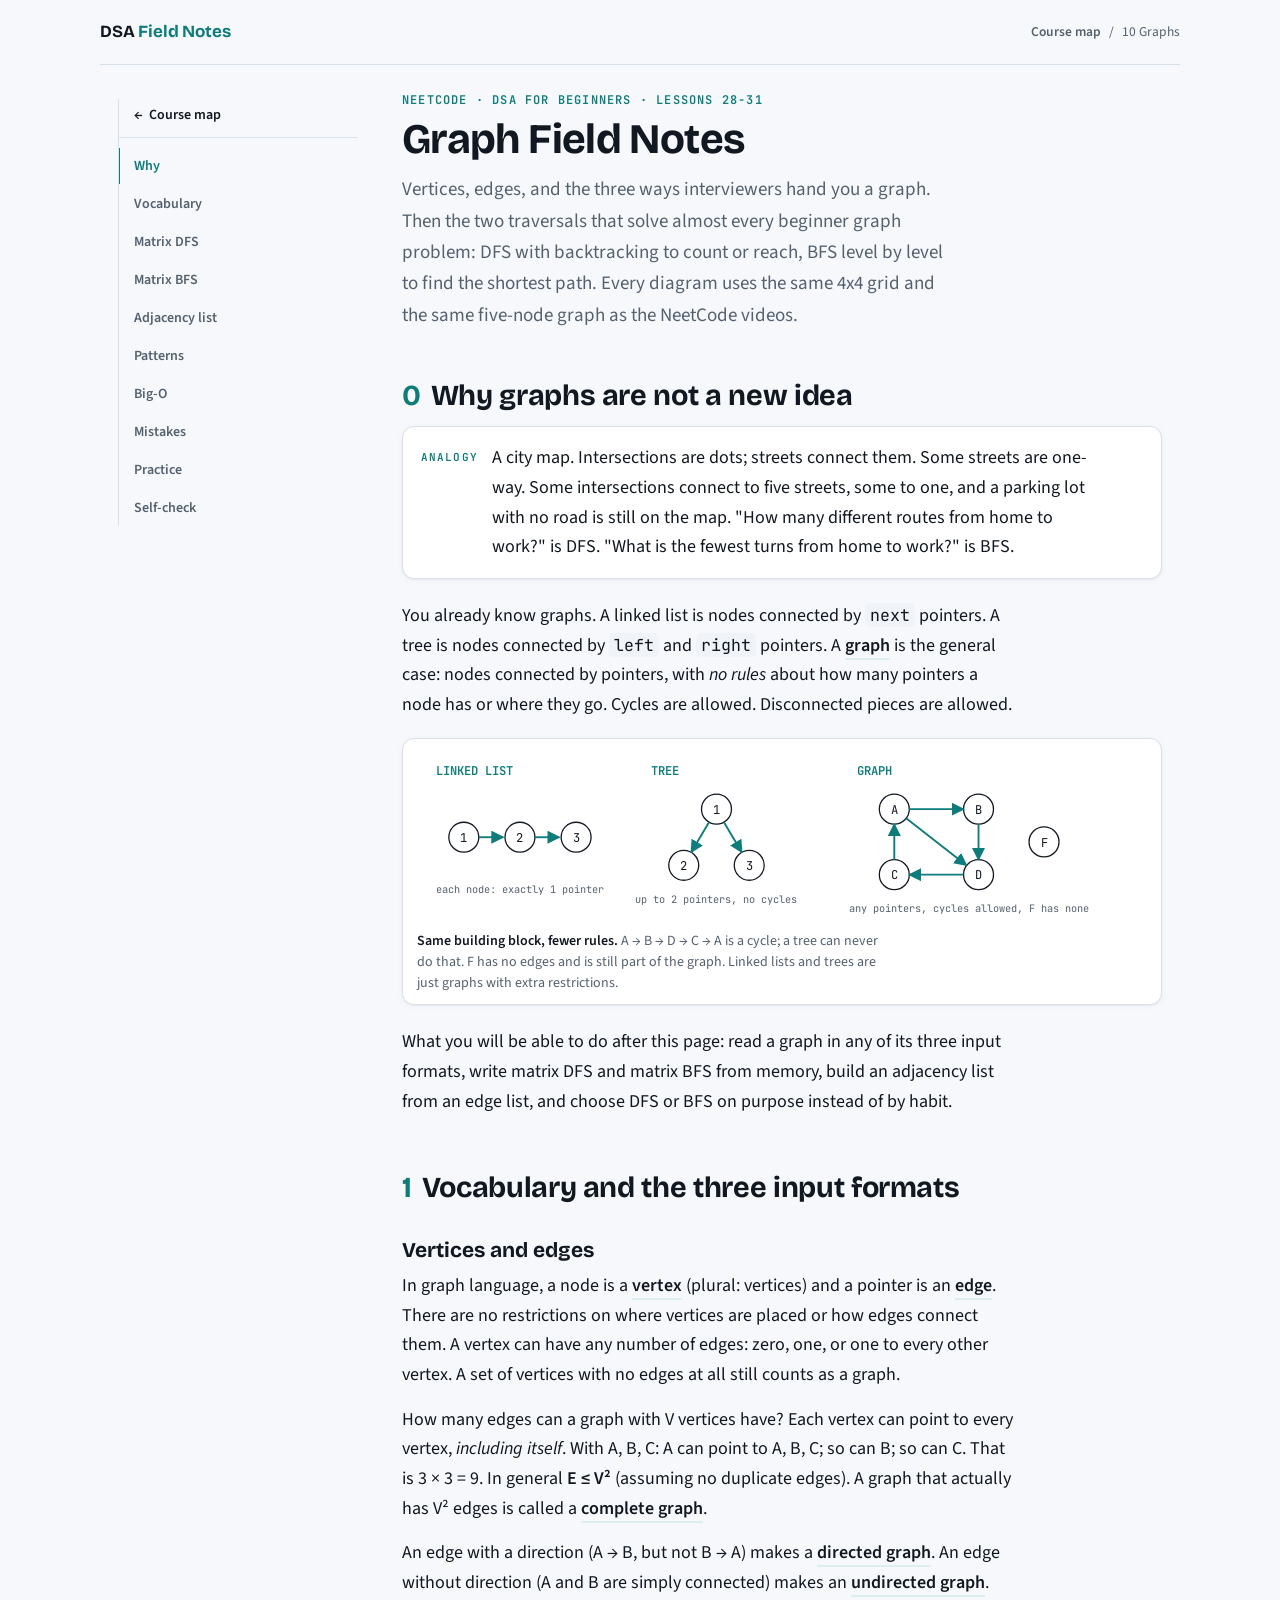
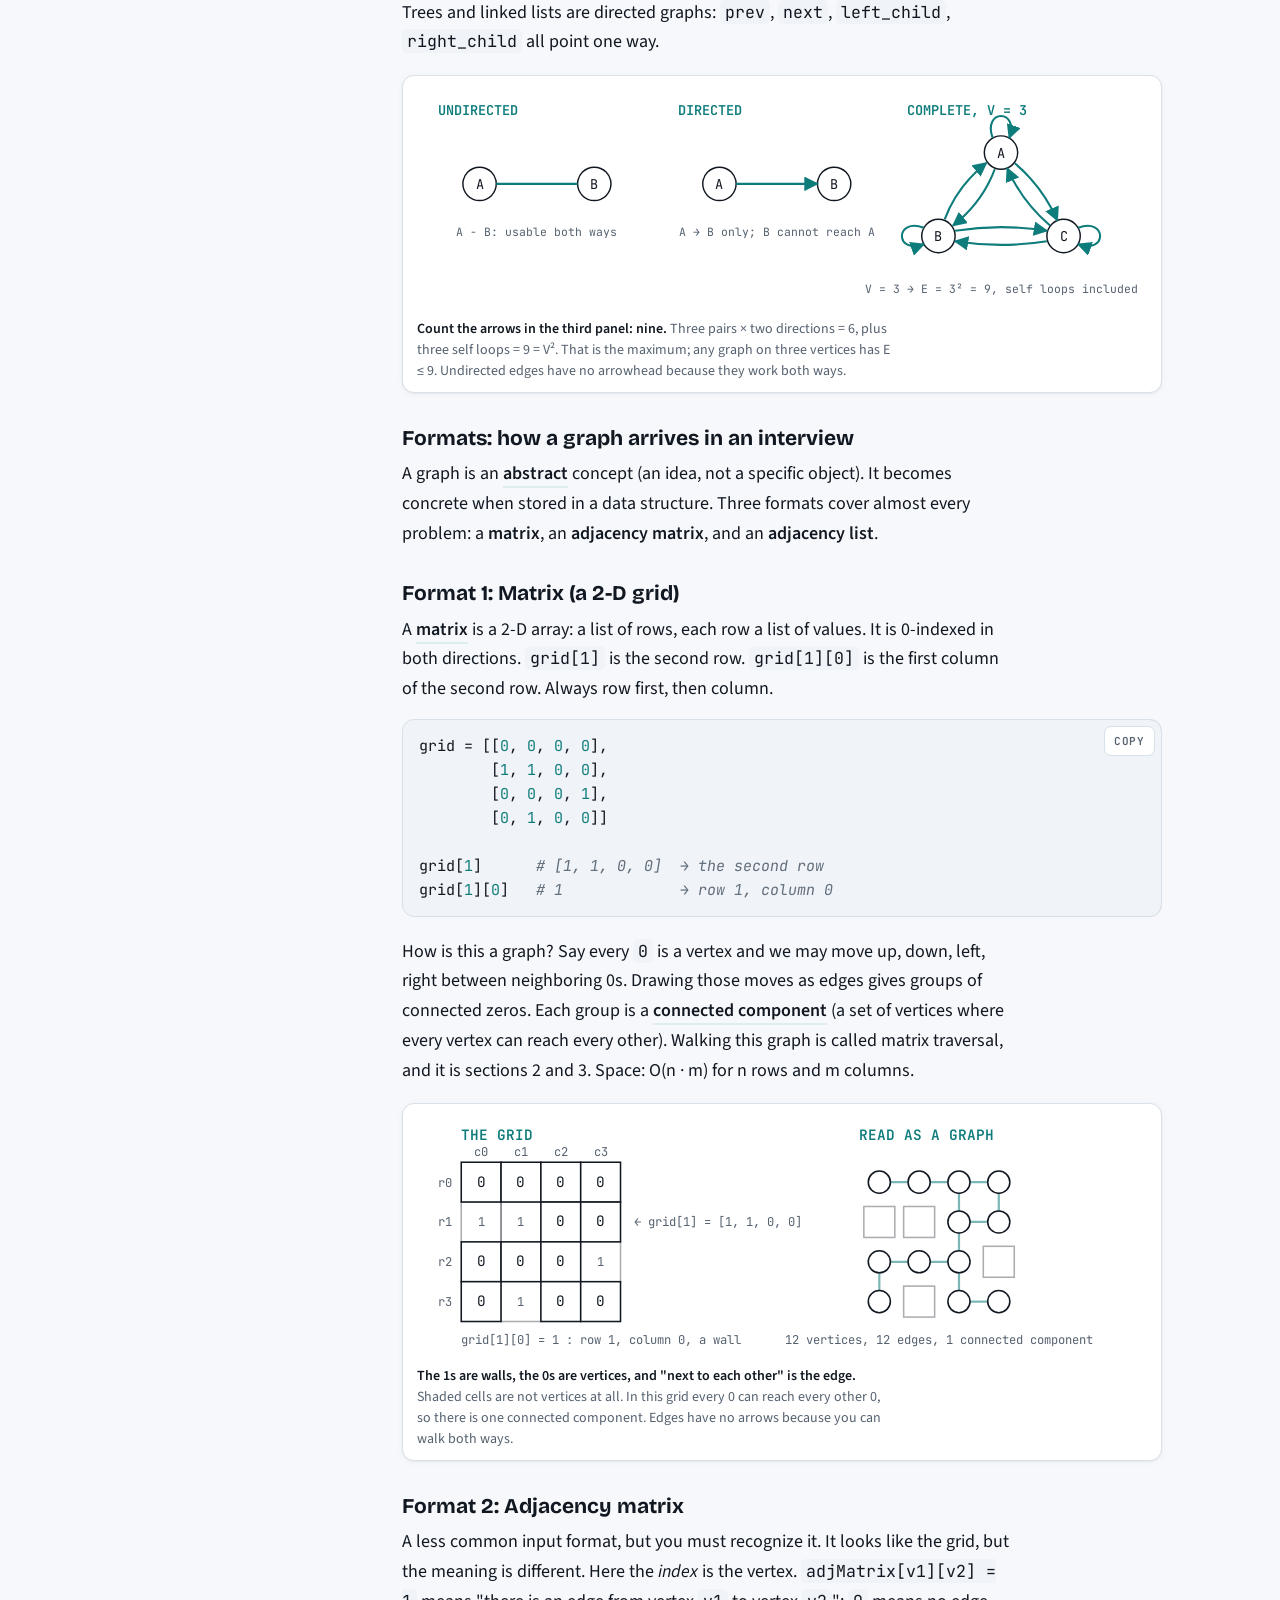
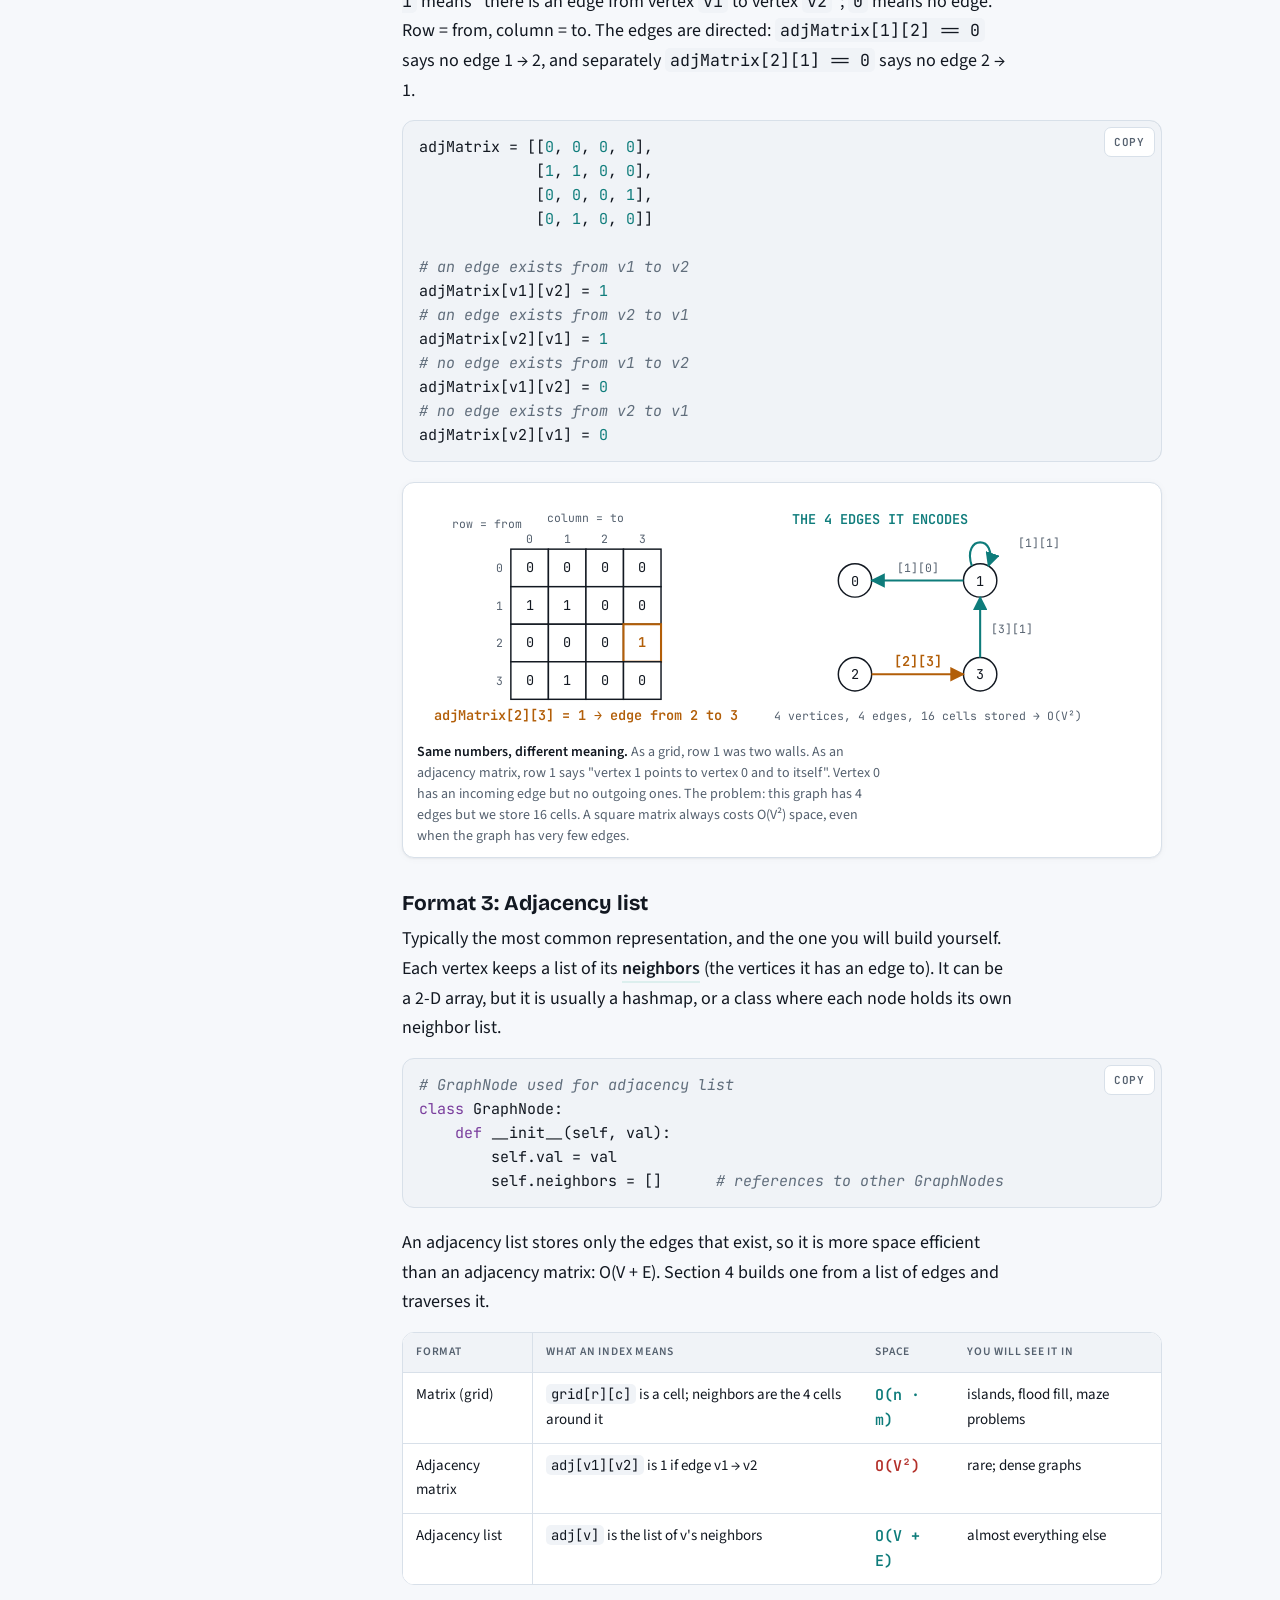
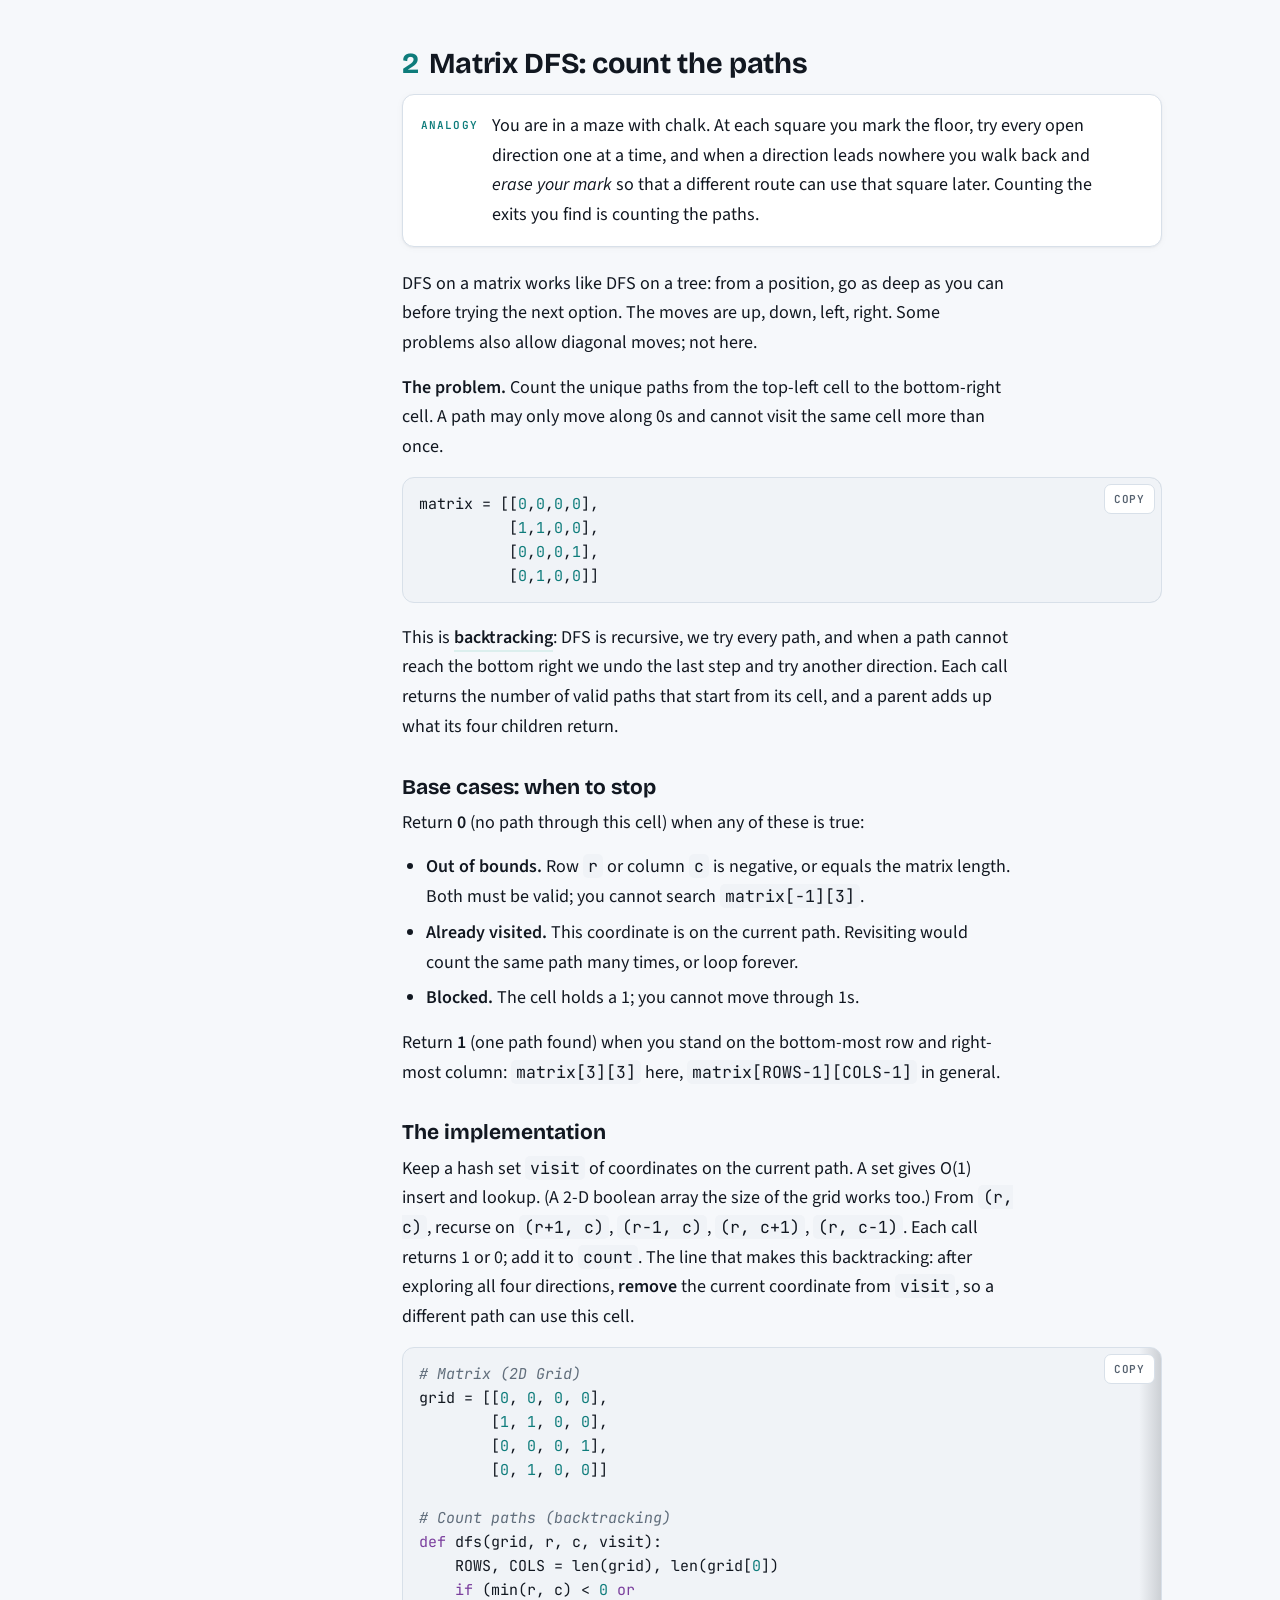
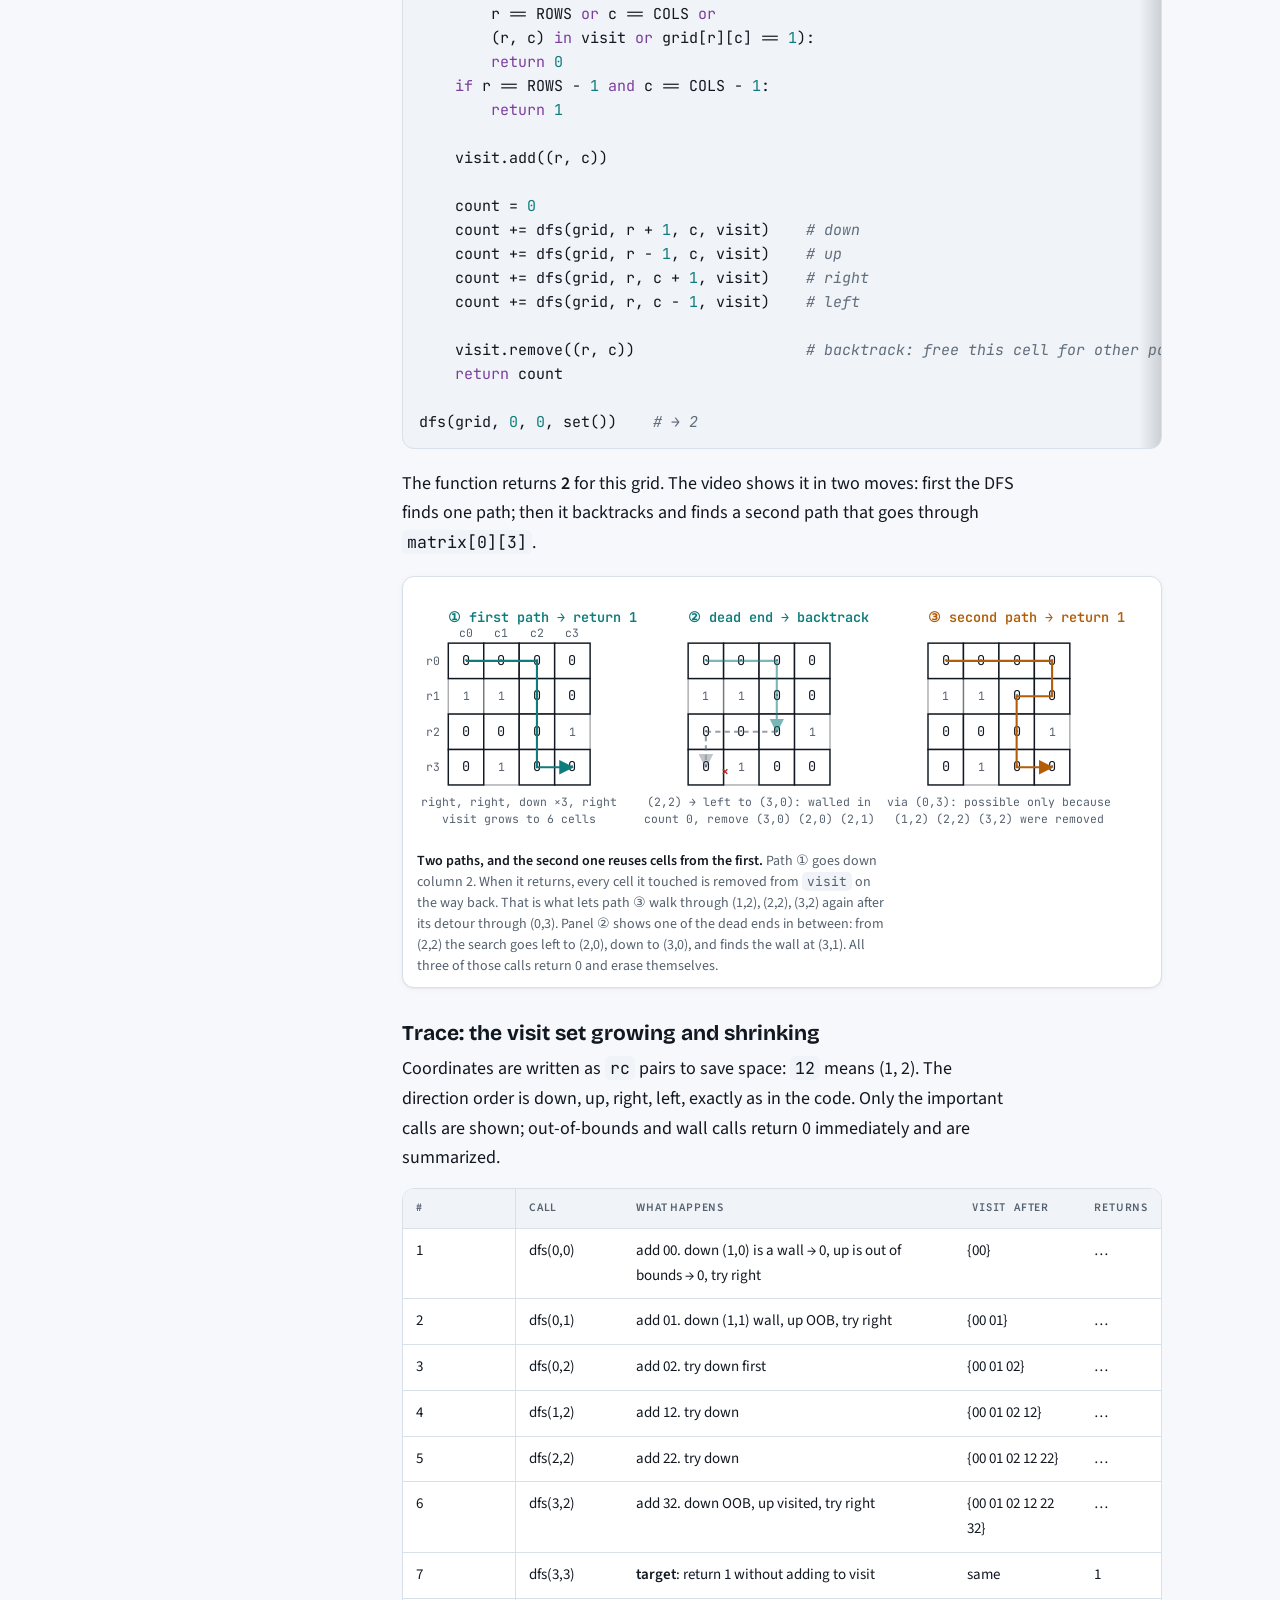
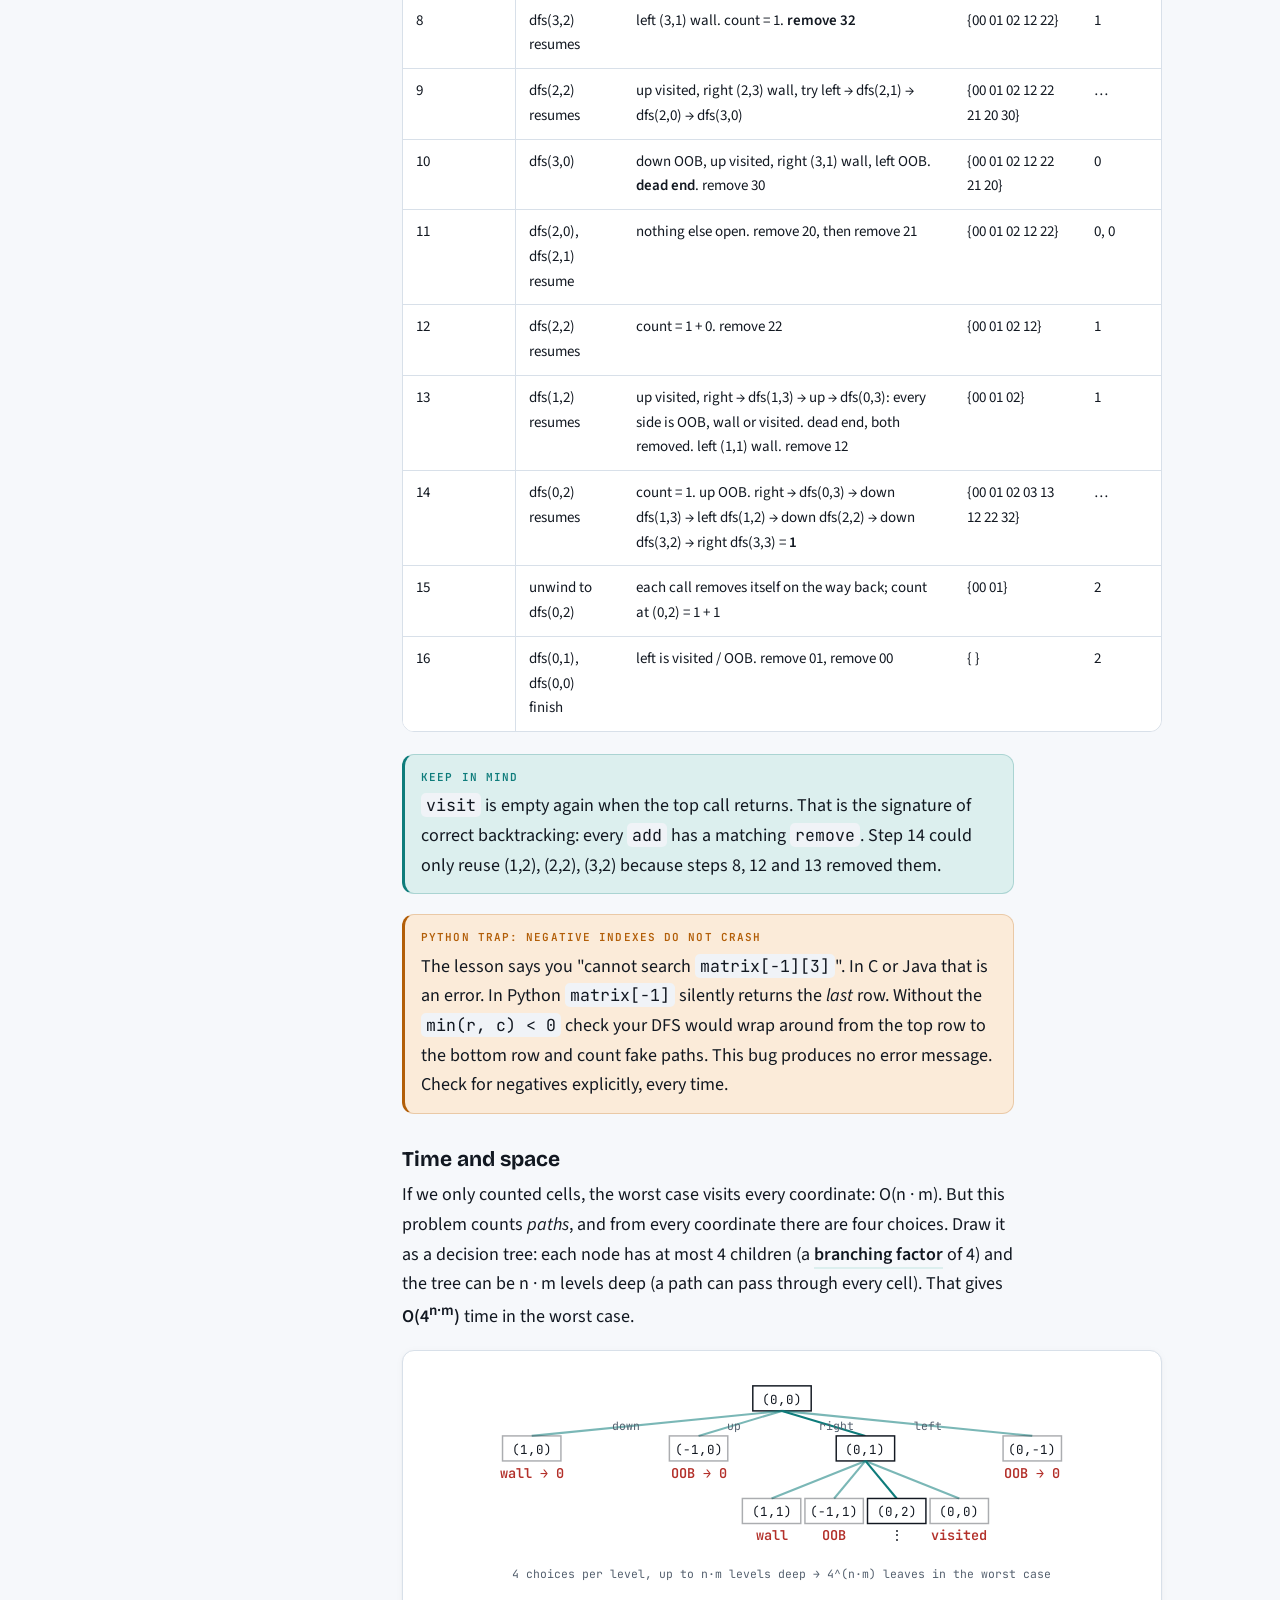
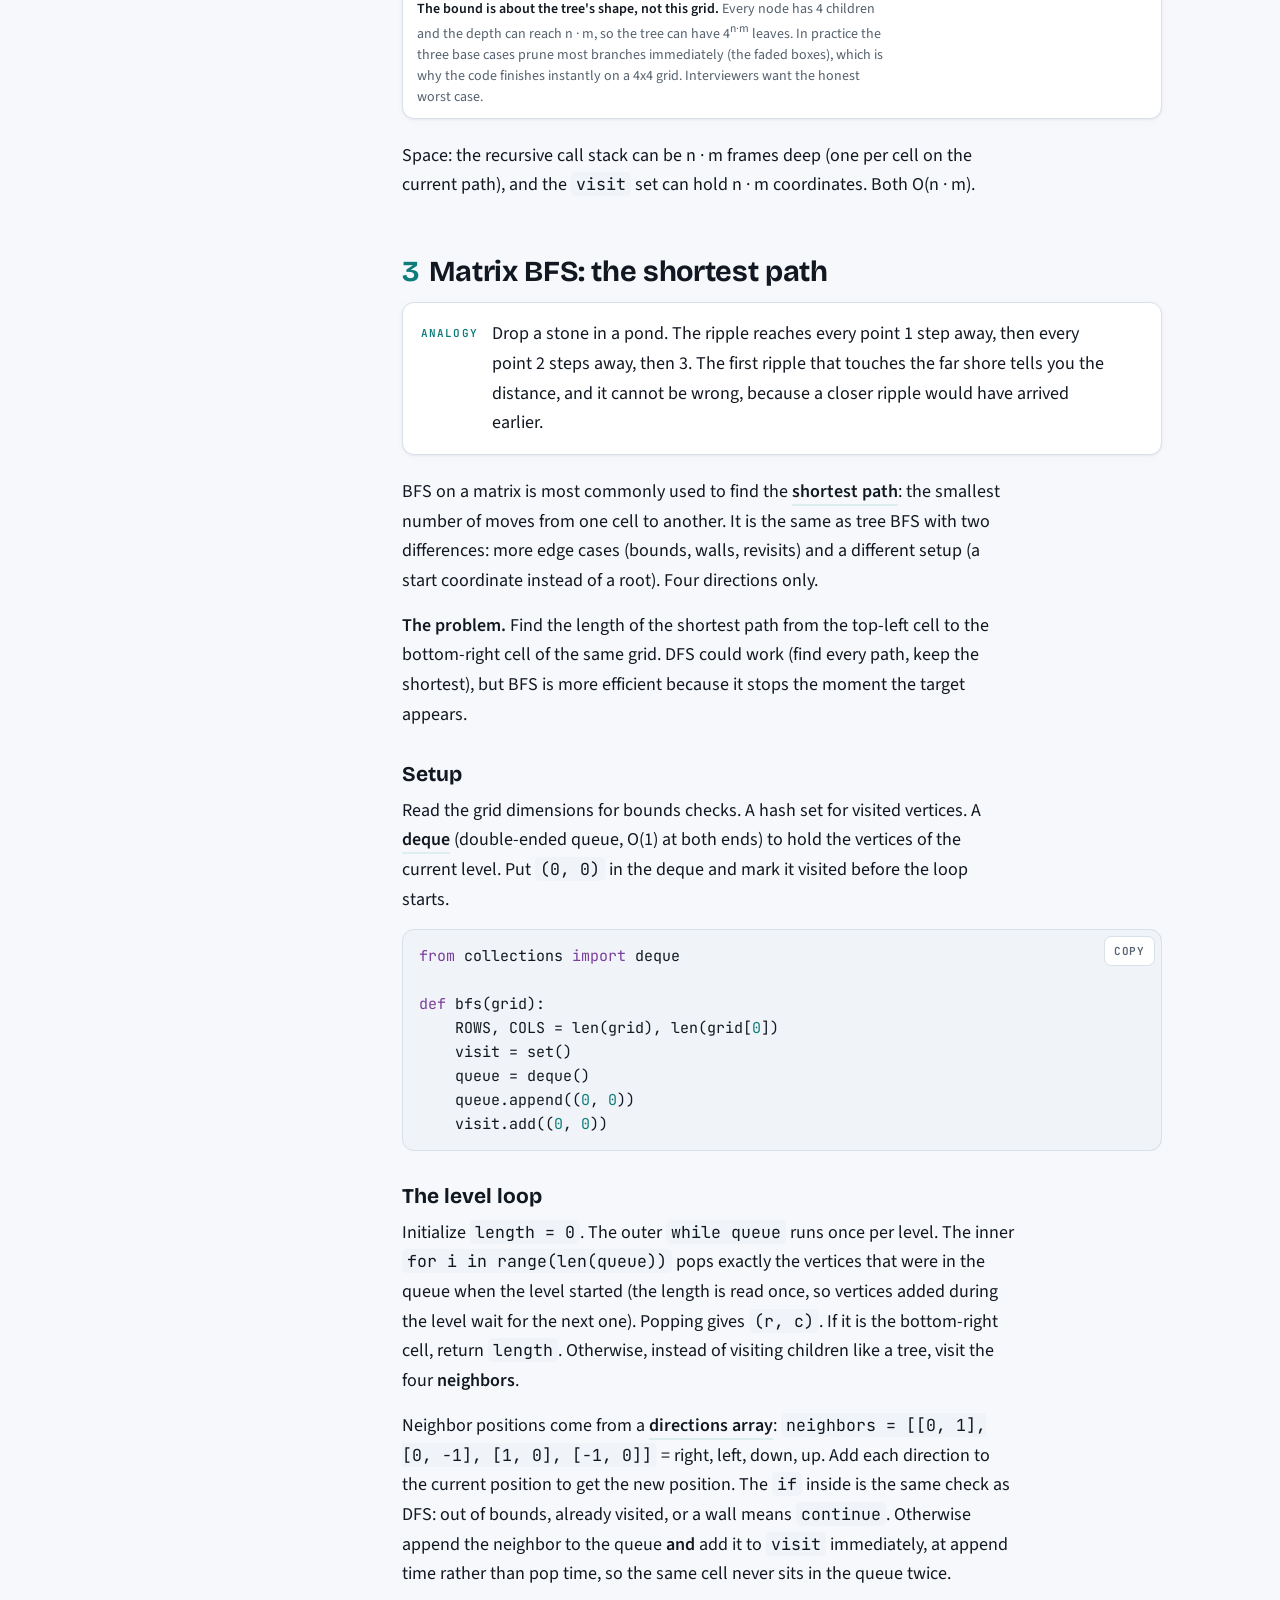
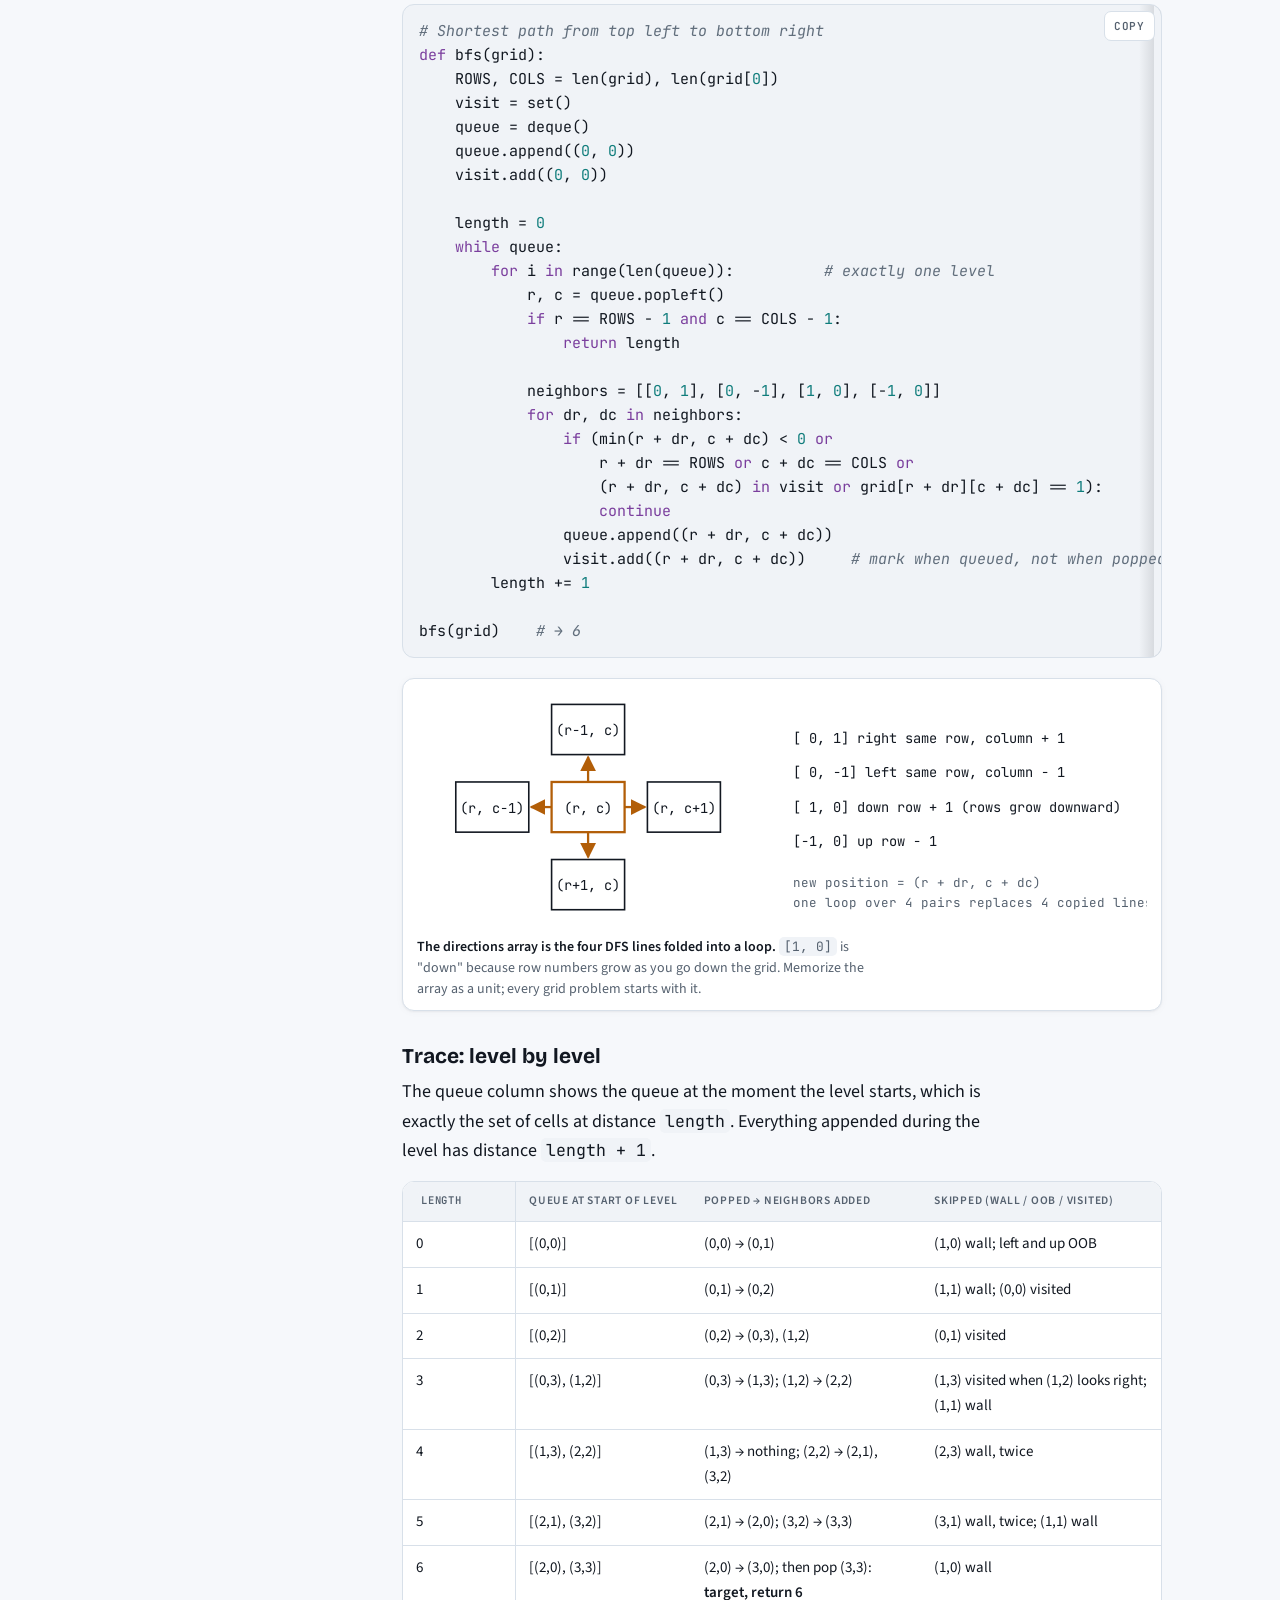
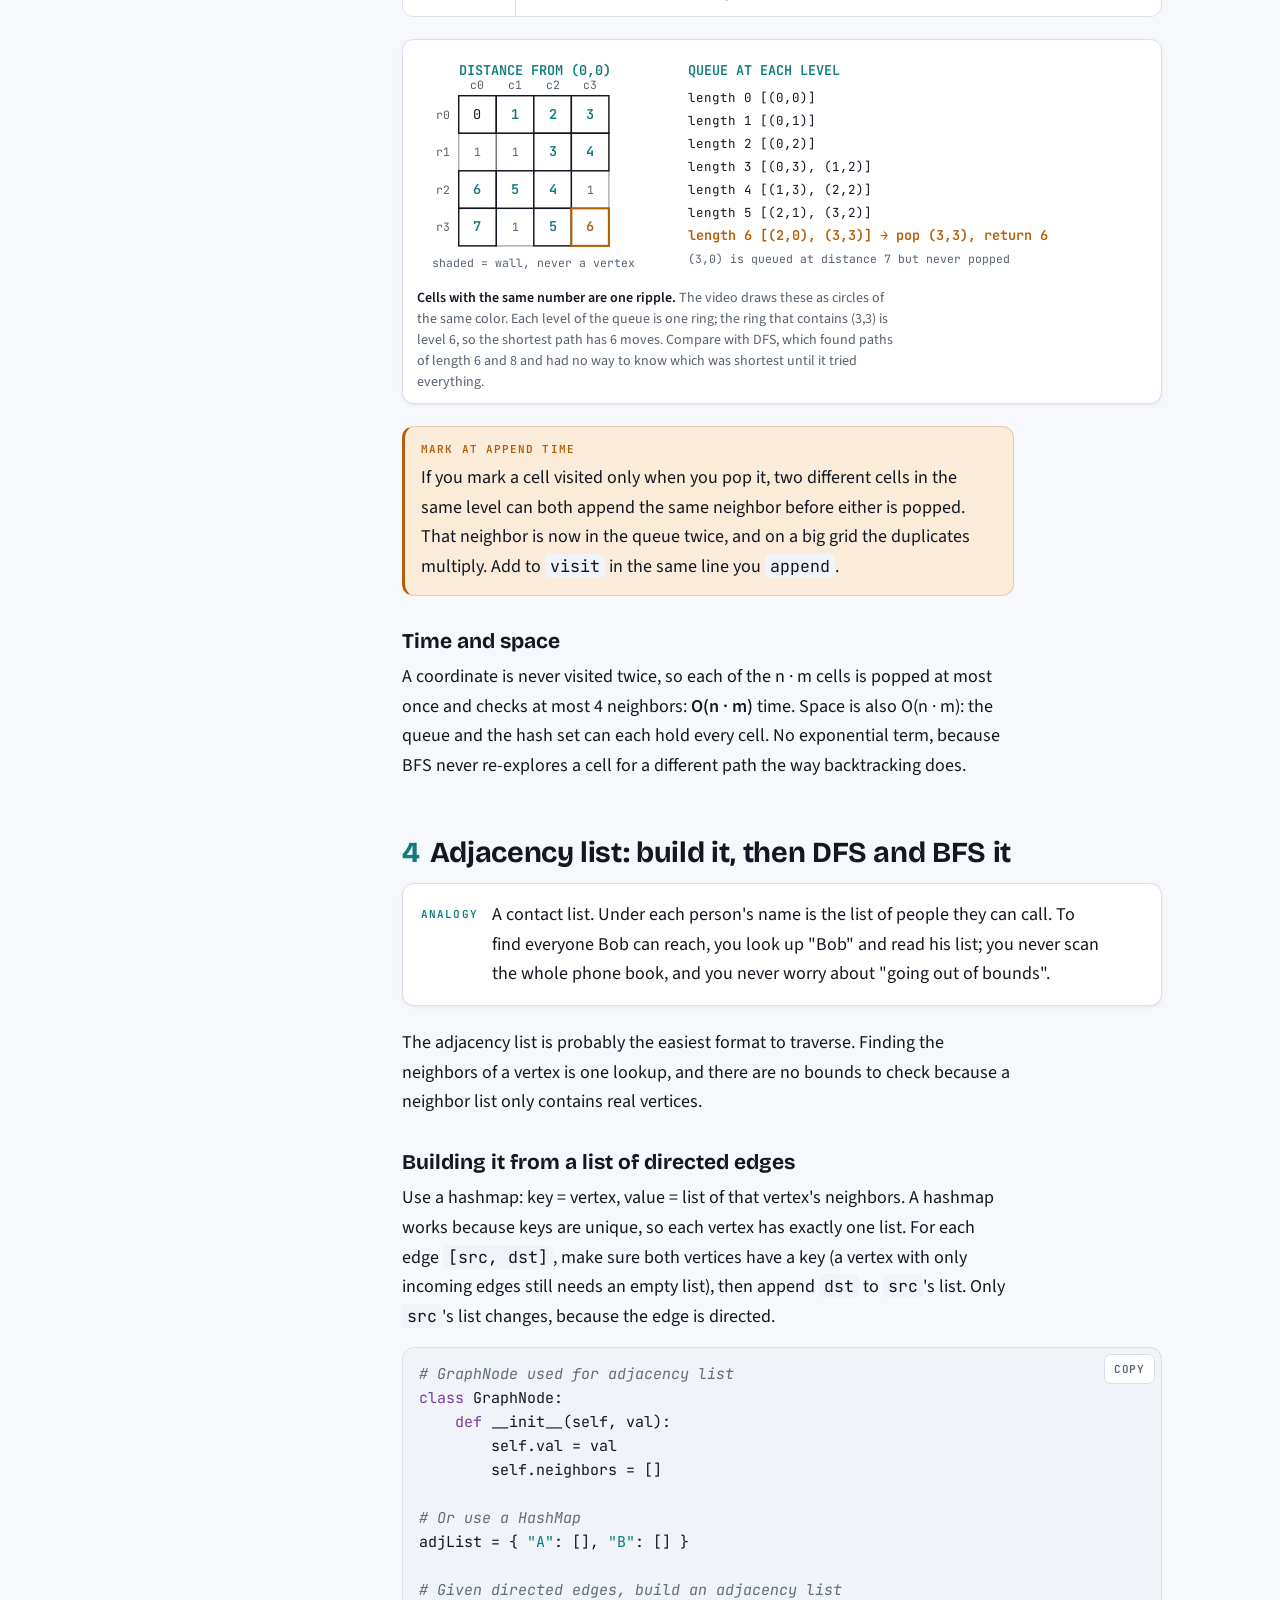
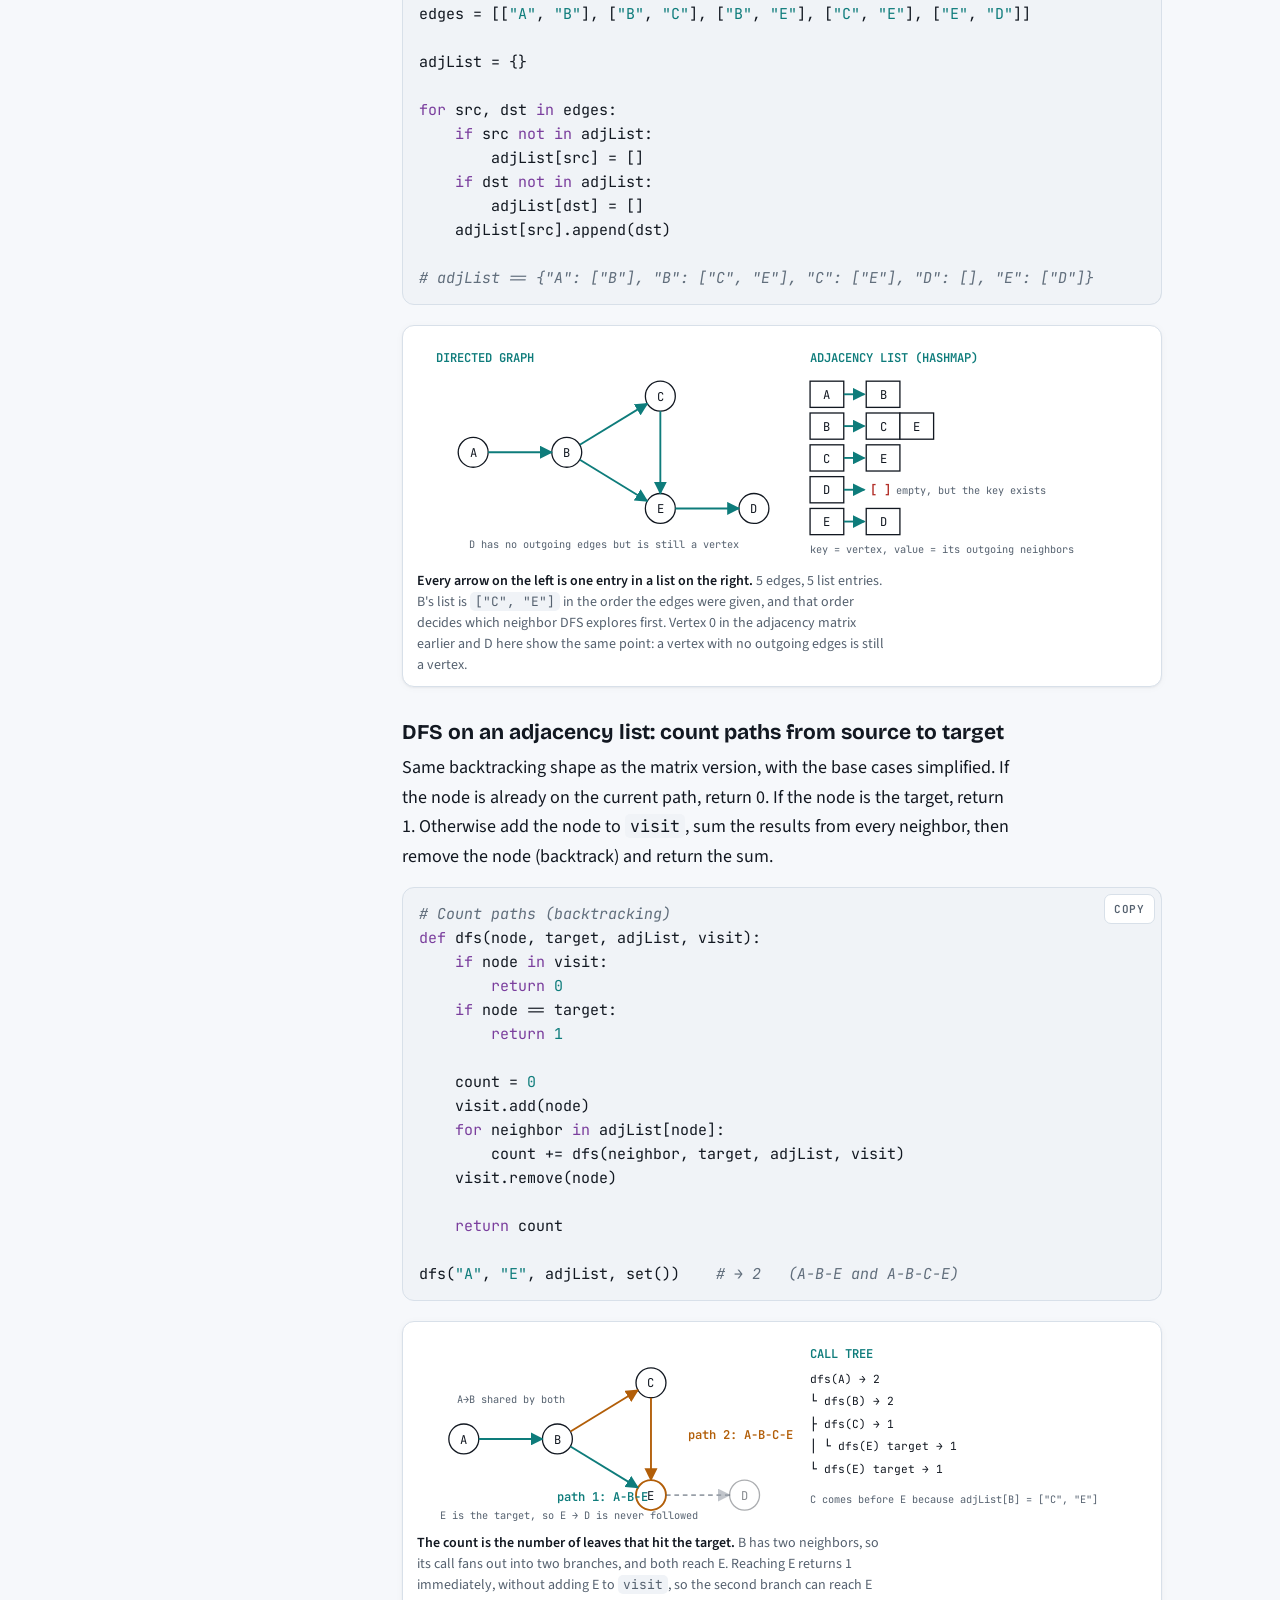
<file: topics/10-graphs.html>
<!doctype html>
<html lang="en">
<head>
<meta charset="utf-8">
<meta name="viewport" content="width=device-width, initial-scale=1, viewport-fit=cover">
<meta name="theme-color" content="#F6F8FB" media="(prefers-color-scheme: light)">
<meta name="theme-color" content="#0F141A" media="(prefers-color-scheme: dark)">
<meta name="apple-mobile-web-app-capable" content="yes">
<meta name="apple-mobile-web-app-status-bar-style" content="default">
<meta name="apple-mobile-web-app-title" content="DSA Notes">
<meta name="format-detection" content="telephone=no">
<title>Graphs · DSA Field Notes</title>
<meta name="description" content="Graph vocabulary, the three input formats (matrix, adjacency matrix, adjacency list), matrix DFS with backtracking, matrix BFS for shortest paths, and DFS/BFS on adjacency lists - diagrams, tested Python, Big-O, mistakes, practice, self-check.">
<link rel="stylesheet" href="https://fonts.googleapis.com/css2?family=Bricolage+Grotesque:opsz,wght@12..96,500;12..96,700&family=Source+Sans+3:ital,wght@0,400;0,600;1,400&family=JetBrains+Mono:wght@400;600&display=swap">
<link rel="stylesheet" href="../assets/style.css">
<link rel="manifest" href="../manifest.webmanifest">
</head>
<body>
<svg width="0" height="0" style="position:absolute" aria-hidden="true">
  <defs>
    <marker id="arr" viewBox="0 0 10 10" refX="9" refY="5" markerWidth="7" markerHeight="7" orient="auto-start-reverse"><path d="M0,0 L10,5 L0,10 z" class="arr"/></marker>
    <marker id="arrNew" viewBox="0 0 10 10" refX="9" refY="5" markerWidth="7" markerHeight="7" orient="auto-start-reverse"><path d="M0,0 L10,5 L0,10 z" class="arrNew"/></marker>
    <marker id="arrOld" viewBox="0 0 10 10" refX="9" refY="5" markerWidth="7" markerHeight="7" orient="auto-start-reverse"><path d="M0,0 L10,5 L0,10 z" class="arrOld"/></marker>
    <marker id="arrCur" viewBox="0 0 10 10" refX="9" refY="5" markerWidth="7" markerHeight="7" orient="auto-start-reverse"><path d="M0,0 L10,5 L0,10 z" class="arrCur"/></marker>
  </defs>
</svg>

<div class="wrap">

<header class="site-head">
  <a class="brand" href="../index.html">DSA <span>Field Notes</span></a>
  <div class="crumbs"><a href="../index.html">Course map</a> <span>/</span> <span>10 Graphs</span></div>
</header>
<div class="layout">

<nav class="sections" aria-label="Sections">
  <a class="home" href="../index.html">Course map</a>
  <a href="#why">Why</a>
  <a href="#intro">Vocabulary</a>
  <a href="#mdfs">Matrix DFS</a>
  <a href="#mbfs">Matrix BFS</a>
  <a href="#adjlist">Adjacency list</a>
  <a href="#patterns">Patterns</a>
  <a href="#complexity">Big-O</a>
  <a href="#mistakes">Mistakes</a>
  <a href="#practice">Practice</a>
  <a href="#quiz">Self-check</a>
</nav>

<div class="content">
<header class="top">
  <div class="eyebrow">NeetCode · DSA for Beginners · Lessons 28-31</div>
  <h1>Graph Field Notes</h1>
  <p class="lede">Vertices, edges, and the three ways interviewers hand you a graph. Then the two traversals that solve almost every beginner graph problem: DFS with backtracking to count or reach, BFS level by level to find the shortest path. Every diagram uses the same 4x4 grid and the same five-node graph as the NeetCode videos.</p>
</header>

<!-- ============================ WHY ============================ -->
<section id="why">
  <h2><span class="num">0</span>Why graphs are not a new idea</h2>

  <div class="analogy">
    <div class="tag">Analogy</div>
    <p>A city map. Intersections are dots; streets connect them. Some streets are one-way. Some intersections connect to five streets, some to one, and a parking lot with no road is still on the map. "How many different routes from home to work?" is DFS. "What is the fewest turns from home to work?" is BFS.</p>
  </div>

  <p>You already know graphs. A linked list is nodes connected by <code>next</code> pointers. A tree is nodes connected by <code>left</code> and <code>right</code> pointers. A <dfn>graph</dfn> is the general case: nodes connected by pointers, with <em>no rules</em> about how many pointers a node has or where they go. Cycles are allowed. Disconnected pieces are allowed.</p>

  <figure>
    <svg viewBox="0 0 780 180" role="img" aria-label="A linked list, a tree, and a general graph drawn side by side. All three are nodes connected by pointers; the graph simply has no restrictions.">
      <text x="20" y="24" class="t ptrlab">LINKED LIST</text>
      <circle cx="50" cy="90" r="16" class="nd"/><text x="50" y="95" class="t" text-anchor="middle">1</text>
      <circle cx="110" cy="90" r="16" class="nd"/><text x="110" y="95" class="t" text-anchor="middle">2</text>
      <circle cx="170" cy="90" r="16" class="nd"/><text x="170" y="95" class="t" text-anchor="middle">3</text>
      <path d="M66,90 L92,90" class="ptr" marker-end="url(#arr)"/>
      <path d="M126,90 L152,90" class="ptr" marker-end="url(#arr)"/>
      <text x="110" y="150" class="t small" text-anchor="middle">each node: exactly 1 pointer</text>

      <text x="250" y="24" class="t ptrlab">TREE</text>
      <circle cx="320" cy="60" r="16" class="nd"/><text x="320" y="65" class="t" text-anchor="middle">1</text>
      <circle cx="285" cy="120" r="16" class="nd"/><text x="285" y="125" class="t" text-anchor="middle">2</text>
      <circle cx="355" cy="120" r="16" class="nd"/><text x="355" y="125" class="t" text-anchor="middle">3</text>
      <path d="M312,74 L293,106" class="ptr" marker-end="url(#arr)"/>
      <path d="M328,74 L347,106" class="ptr" marker-end="url(#arr)"/>
      <text x="320" y="160" class="t small" text-anchor="middle">up to 2 pointers, no cycles</text>

      <text x="470" y="24" class="t ptrlab">GRAPH</text>
      <circle cx="510" cy="60" r="16" class="nd"/><text x="510" y="65" class="t" text-anchor="middle">A</text>
      <circle cx="600" cy="60" r="16" class="nd"/><text x="600" y="65" class="t" text-anchor="middle">B</text>
      <circle cx="510" cy="130" r="16" class="nd"/><text x="510" y="135" class="t" text-anchor="middle">C</text>
      <circle cx="600" cy="130" r="16" class="nd"/><text x="600" y="135" class="t" text-anchor="middle">D</text>
      <circle cx="670" cy="95" r="16" class="nd"/><text x="670" y="100" class="t" text-anchor="middle">F</text>
      <path d="M526,60 L584,60" class="ptr" marker-end="url(#arr)"/>
      <path d="M600,76 L600,114" class="ptr" marker-end="url(#arr)"/>
      <path d="M584,130 L526,130" class="ptr" marker-end="url(#arr)"/>
      <path d="M510,114 L510,76" class="ptr" marker-end="url(#arr)"/>
      <path d="M523,70 L587,120" class="ptr" marker-end="url(#arr)"/>
      <text x="590" y="170" class="t small" text-anchor="middle">any pointers, cycles allowed, F has none</text>
    </svg>
    <figcaption><b>Same building block, fewer rules.</b> A → B → D → C → A is a cycle; a tree can never do that. F has no edges and is still part of the graph. Linked lists and trees are just graphs with extra restrictions.</figcaption>
  </figure>

  <p>What you will be able to do after this page: read a graph in any of its three input formats, write matrix DFS and matrix BFS from memory, build an adjacency list from an edge list, and choose DFS or BFS on purpose instead of by habit.</p>
</section>

<!-- ============================ INTRO ============================ -->
<section id="intro">
  <h2><span class="num">1</span>Vocabulary and the three input formats</h2>

  <h3>Vertices and edges</h3>
  <p>In graph language, a node is a <dfn>vertex</dfn> (plural: vertices) and a pointer is an <dfn>edge</dfn>. There are no restrictions on where vertices are placed or how edges connect them. A vertex can have any number of edges: zero, one, or one to every other vertex. A set of vertices with no edges at all still counts as a graph.</p>

  <p>How many edges can a graph with V vertices have? Each vertex can point to every vertex, <em>including itself</em>. With A, B, C: A can point to A, B, C; so can B; so can C. That is 3 × 3 = 9. In general <strong>E ≤ V²</strong> (assuming no duplicate edges). A graph that actually has V² edges is called a <dfn>complete graph</dfn>.</p>

  <p>An edge with a direction (A → B, but not B → A) makes a <dfn>directed graph</dfn>. An edge without direction (A and B are simply connected) makes an <dfn>undirected graph</dfn>. Trees and linked lists are directed graphs: <code>prev</code>, <code>next</code>, <code>left_child</code>, <code>right_child</code> all point one way.</p>

  <figure>
    <svg viewBox="0 0 700 210" role="img" aria-label="Three panels: an undirected edge between A and B, a directed edge from A to B, and a complete directed graph on three vertices with nine edges including self loops.">
      <text x="20" y="24" class="t ptrlab">UNDIRECTED</text>
      <circle cx="60" cy="90" r="16" class="nd"/><text x="60" y="95" class="t" text-anchor="middle">A</text>
      <circle cx="170" cy="90" r="16" class="nd"/><text x="170" y="95" class="t" text-anchor="middle">B</text>
      <line x1="76" y1="90" x2="154" y2="90" class="ptr"/>
      <text x="115" y="140" class="t small" text-anchor="middle">A - B: usable both ways</text>

      <text x="250" y="24" class="t ptrlab">DIRECTED</text>
      <circle cx="290" cy="90" r="16" class="nd"/><text x="290" y="95" class="t" text-anchor="middle">A</text>
      <circle cx="400" cy="90" r="16" class="nd"/><text x="400" y="95" class="t" text-anchor="middle">B</text>
      <path d="M306,90 L384,90" class="ptr" marker-end="url(#arr)"/>
      <text x="345" y="140" class="t small" text-anchor="middle">A → B only; B cannot reach A</text>

      <text x="470" y="24" class="t ptrlab">COMPLETE, V = 3</text>
      <circle cx="560" cy="60" r="16" class="nd"/><text x="560" y="65" class="t" text-anchor="middle">A</text>
      <circle cx="500" cy="140" r="16" class="nd"/><text x="500" y="145" class="t" text-anchor="middle">B</text>
      <circle cx="620" cy="140" r="16" class="nd"/><text x="620" y="145" class="t" text-anchor="middle">C</text>
      <path d="M554,76 Q542,108 514,130" class="ptr" marker-end="url(#arr)"/>
      <path d="M506,124 Q518,92 546,70" class="ptr" marker-end="url(#arr)"/>
      <path d="M573,70 Q600,93 614,125" class="ptr" marker-end="url(#arr)"/>
      <path d="M607,130 Q580,107 566,75" class="ptr" marker-end="url(#arr)"/>
      <path d="M516,135 Q560,128 604,135" class="ptr" marker-end="url(#arr)"/>
      <path d="M604,145 Q560,152 516,145" class="ptr" marker-end="url(#arr)"/>
      <path d="M552,46 C542,18 578,18 568,46" class="ptr" marker-end="url(#arr)"/>
      <path d="M486,132 C458,122 458,158 486,148" class="ptr" marker-end="url(#arr)"/>
      <path d="M634,132 C662,122 662,158 634,148" class="ptr" marker-end="url(#arr)"/>
      <text x="560" y="195" class="t small" text-anchor="middle">V = 3 → E = 3² = 9, self loops included</text>
    </svg>
    <figcaption><b>Count the arrows in the third panel: nine.</b> Three pairs × two directions = 6, plus three self loops = 9 = V². That is the maximum; any graph on three vertices has E ≤ 9. Undirected edges have no arrowhead because they work both ways.</figcaption>
  </figure>

  <h3>Formats: how a graph arrives in an interview</h3>
  <p>A graph is an <dfn>abstract</dfn> concept (an idea, not a specific object). It becomes concrete when stored in a data structure. Three formats cover almost every problem: a <strong>matrix</strong>, an <strong>adjacency matrix</strong>, and an <strong>adjacency list</strong>.</p>

  <h3>Format 1: Matrix (a 2-D grid)</h3>
  <p>A <dfn>matrix</dfn> is a 2-D array: a list of rows, each row a list of values. It is 0-indexed in both directions. <code>grid[1]</code> is the second row. <code>grid[1][0]</code> is the first column of the second row. Always row first, then column.</p>

<pre><code>grid = [[<span class="s">0</span>, <span class="s">0</span>, <span class="s">0</span>, <span class="s">0</span>],
        [<span class="s">1</span>, <span class="s">1</span>, <span class="s">0</span>, <span class="s">0</span>],
        [<span class="s">0</span>, <span class="s">0</span>, <span class="s">0</span>, <span class="s">1</span>],
        [<span class="s">0</span>, <span class="s">1</span>, <span class="s">0</span>, <span class="s">0</span>]]

grid[<span class="s">1</span>]      <span class="c"># [1, 1, 0, 0]  → the second row</span>
grid[<span class="s">1</span>][<span class="s">0</span>]   <span class="c"># 1             → row 1, column 0</span></code></pre>

  <p>How is this a graph? Say every <code>0</code> is a vertex and we may move up, down, left, right between neighboring 0s. Drawing those moves as edges gives groups of connected zeros. Each group is a <dfn>connected component</dfn> (a set of vertices where every vertex can reach every other). Walking this graph is called matrix traversal, and it is sections 2 and 3. Space: O(n · m) for n rows and m columns.</p>

  <figure>
    <svg viewBox="0 0 660 215" role="img" aria-label="Left: the 4 by 4 grid with the 1 cells shaded. Right: the same grid read as a graph, with each 0 as a circle and edges between neighboring 0s.">
      <text x="40" y="20" class="t ptrlab">THE GRID</text>
      <text x="58" y="34" class="t small" text-anchor="middle">c0</text>
      <text x="94" y="34" class="t small" text-anchor="middle">c1</text>
      <text x="130" y="34" class="t small" text-anchor="middle">c2</text>
      <text x="166" y="34" class="t small" text-anchor="middle">c3</text>
      <text x="32" y="62" class="t small" text-anchor="end">r0</text>
      <text x="32" y="98" class="t small" text-anchor="end">r1</text>
      <text x="32" y="134" class="t small" text-anchor="end">r2</text>
      <text x="32" y="170" class="t small" text-anchor="end">r3</text>
      <rect x="40" y="40" width="36" height="36" class="nd"/><text x="58" y="62" class="t" text-anchor="middle">0</text>
      <rect x="76" y="40" width="36" height="36" class="nd"/><text x="94" y="62" class="t" text-anchor="middle">0</text>
      <rect x="112" y="40" width="36" height="36" class="nd"/><text x="130" y="62" class="t" text-anchor="middle">0</text>
      <rect x="148" y="40" width="36" height="36" class="nd"/><text x="166" y="62" class="t" text-anchor="middle">0</text>
      <rect x="40" y="76" width="36" height="36" class="nd dim"/><text x="58" y="98" class="t small" text-anchor="middle">1</text>
      <rect x="76" y="76" width="36" height="36" class="nd dim"/><text x="94" y="98" class="t small" text-anchor="middle">1</text>
      <rect x="112" y="76" width="36" height="36" class="nd"/><text x="130" y="98" class="t" text-anchor="middle">0</text>
      <rect x="148" y="76" width="36" height="36" class="nd"/><text x="166" y="98" class="t" text-anchor="middle">0</text>
      <rect x="40" y="112" width="36" height="36" class="nd"/><text x="58" y="134" class="t" text-anchor="middle">0</text>
      <rect x="76" y="112" width="36" height="36" class="nd"/><text x="94" y="134" class="t" text-anchor="middle">0</text>
      <rect x="112" y="112" width="36" height="36" class="nd"/><text x="130" y="134" class="t" text-anchor="middle">0</text>
      <rect x="148" y="112" width="36" height="36" class="nd dim"/><text x="166" y="134" class="t small" text-anchor="middle">1</text>
      <rect x="40" y="148" width="36" height="36" class="nd"/><text x="58" y="170" class="t" text-anchor="middle">0</text>
      <rect x="76" y="148" width="36" height="36" class="nd dim"/><text x="94" y="170" class="t small" text-anchor="middle">1</text>
      <rect x="112" y="148" width="36" height="36" class="nd"/><text x="130" y="170" class="t" text-anchor="middle">0</text>
      <rect x="148" y="148" width="36" height="36" class="nd"/><text x="166" y="170" class="t" text-anchor="middle">0</text>
      <text x="196" y="98" class="t small">← grid[1] = [1, 1, 0, 0]</text>
      <text x="40" y="204" class="t small">grid[1][0] = 1 : row 1, column 0, a wall</text>

      <text x="400" y="20" class="t ptrlab">READ AS A GRAPH</text>
      <rect x="404" y="80" width="28" height="28" class="nd dim"/>
      <rect x="440" y="80" width="28" height="28" class="nd dim"/>
      <rect x="512" y="116" width="28" height="28" class="nd dim"/>
      <rect x="440" y="152" width="28" height="28" class="nd dim"/>
      <line x1="418" y1="58" x2="454" y2="58" class="ptr prevp"/>
      <line x1="454" y1="58" x2="490" y2="58" class="ptr prevp"/>
      <line x1="490" y1="58" x2="526" y2="58" class="ptr prevp"/>
      <line x1="490" y1="58" x2="490" y2="94" class="ptr prevp"/>
      <line x1="526" y1="58" x2="526" y2="94" class="ptr prevp"/>
      <line x1="490" y1="94" x2="526" y2="94" class="ptr prevp"/>
      <line x1="490" y1="94" x2="490" y2="130" class="ptr prevp"/>
      <line x1="418" y1="130" x2="454" y2="130" class="ptr prevp"/>
      <line x1="418" y1="130" x2="418" y2="166" class="ptr prevp"/>
      <line x1="454" y1="130" x2="490" y2="130" class="ptr prevp"/>
      <line x1="490" y1="130" x2="490" y2="166" class="ptr prevp"/>
      <line x1="490" y1="166" x2="526" y2="166" class="ptr prevp"/>
      <circle cx="418" cy="58" r="10" class="nd"/>
      <circle cx="454" cy="58" r="10" class="nd"/>
      <circle cx="490" cy="58" r="10" class="nd"/>
      <circle cx="526" cy="58" r="10" class="nd"/>
      <circle cx="490" cy="94" r="10" class="nd"/>
      <circle cx="526" cy="94" r="10" class="nd"/>
      <circle cx="418" cy="130" r="10" class="nd"/>
      <circle cx="454" cy="130" r="10" class="nd"/>
      <circle cx="490" cy="130" r="10" class="nd"/>
      <circle cx="418" cy="166" r="10" class="nd"/>
      <circle cx="490" cy="166" r="10" class="nd"/>
      <circle cx="526" cy="166" r="10" class="nd"/>
      <text x="472" y="204" class="t small" text-anchor="middle">12 vertices, 12 edges, 1 connected component</text>
    </svg>
    <figcaption><b>The 1s are walls, the 0s are vertices, and "next to each other" is the edge.</b> Shaded cells are not vertices at all. In this grid every 0 can reach every other 0, so there is one connected component. Edges have no arrows because you can walk both ways.</figcaption>
  </figure>

  <h3>Format 2: Adjacency matrix</h3>
  <p>A less common input format, but you must recognize it. It looks like the grid, but the meaning is different. Here the <em>index</em> is the vertex. <code>adjMatrix[v1][v2] = 1</code> means "there is an edge from vertex <code>v1</code> to vertex <code>v2</code>"; <code>0</code> means no edge. Row = from, column = to. The edges are directed: <code>adjMatrix[1][2] == 0</code> says no edge 1 → 2, and separately <code>adjMatrix[2][1] == 0</code> says no edge 2 → 1.</p>

<pre><code>adjMatrix = [[<span class="s">0</span>, <span class="s">0</span>, <span class="s">0</span>, <span class="s">0</span>],
             [<span class="s">1</span>, <span class="s">1</span>, <span class="s">0</span>, <span class="s">0</span>],
             [<span class="s">0</span>, <span class="s">0</span>, <span class="s">0</span>, <span class="s">1</span>],
             [<span class="s">0</span>, <span class="s">1</span>, <span class="s">0</span>, <span class="s">0</span>]]

<span class="c"># an edge exists from v1 to v2</span>
adjMatrix[v1][v2] = <span class="s">1</span>
<span class="c"># an edge exists from v2 to v1</span>
adjMatrix[v2][v1] = <span class="s">1</span>
<span class="c"># no edge exists from v1 to v2</span>
adjMatrix[v1][v2] = <span class="s">0</span>
<span class="c"># no edge exists from v2 to v1</span>
adjMatrix[v2][v1] = <span class="s">0</span></code></pre>

  <figure>
    <svg viewBox="-20 0 700 225" role="img" aria-label="Left: the same numbers read as an adjacency matrix, rows are from-vertices and columns are to-vertices, with cell row 2 column 3 highlighted. Right: the four directed edges that matrix encodes, with edge 2 to 3 highlighted.">
      <text x="142" y="24" class="t small" text-anchor="middle">column = to</text>
      <text x="88" y="44" class="t small" text-anchor="middle">0</text>
      <text x="124" y="44" class="t small" text-anchor="middle">1</text>
      <text x="160" y="44" class="t small" text-anchor="middle">2</text>
      <text x="196" y="44" class="t small" text-anchor="middle">3</text>
      <text x="14" y="30" class="t small">row = from</text>
      <text x="62" y="72" class="t small" text-anchor="end">0</text>
      <text x="62" y="108" class="t small" text-anchor="end">1</text>
      <text x="62" y="144" class="t small" text-anchor="end">2</text>
      <text x="62" y="180" class="t small" text-anchor="end">3</text>
      <rect x="70" y="50" width="36" height="36" class="nd"/><text x="88" y="72" class="t" text-anchor="middle">0</text>
      <rect x="106" y="50" width="36" height="36" class="nd"/><text x="124" y="72" class="t" text-anchor="middle">0</text>
      <rect x="142" y="50" width="36" height="36" class="nd"/><text x="160" y="72" class="t" text-anchor="middle">0</text>
      <rect x="178" y="50" width="36" height="36" class="nd"/><text x="196" y="72" class="t" text-anchor="middle">0</text>
      <rect x="70" y="86" width="36" height="36" class="nd"/><text x="88" y="108" class="t" text-anchor="middle">1</text>
      <rect x="106" y="86" width="36" height="36" class="nd"/><text x="124" y="108" class="t" text-anchor="middle">1</text>
      <rect x="142" y="86" width="36" height="36" class="nd"/><text x="160" y="108" class="t" text-anchor="middle">0</text>
      <rect x="178" y="86" width="36" height="36" class="nd"/><text x="196" y="108" class="t" text-anchor="middle">0</text>
      <rect x="70" y="122" width="36" height="36" class="nd"/><text x="88" y="144" class="t" text-anchor="middle">0</text>
      <rect x="106" y="122" width="36" height="36" class="nd"/><text x="124" y="144" class="t" text-anchor="middle">0</text>
      <rect x="142" y="122" width="36" height="36" class="nd"/><text x="160" y="144" class="t" text-anchor="middle">0</text>
      <rect x="178" y="122" width="36" height="36" class="nd newnd"/><text x="196" y="144" class="t newlab" text-anchor="middle">1</text>
      <rect x="70" y="158" width="36" height="36" class="nd"/><text x="88" y="180" class="t" text-anchor="middle">0</text>
      <rect x="106" y="158" width="36" height="36" class="nd"/><text x="124" y="180" class="t" text-anchor="middle">1</text>
      <rect x="142" y="158" width="36" height="36" class="nd"/><text x="160" y="180" class="t" text-anchor="middle">0</text>
      <rect x="178" y="158" width="36" height="36" class="nd"/><text x="196" y="180" class="t" text-anchor="middle">0</text>
      <text x="142" y="214" class="t newlab" text-anchor="middle" font-size="11">adjMatrix[2][3] = 1 → edge from 2 to 3</text>

      <text x="340" y="26" class="t ptrlab">THE 4 EDGES IT ENCODES</text>
      <circle cx="400" cy="80" r="16" class="nd"/><text x="400" y="85" class="t" text-anchor="middle">0</text>
      <circle cx="520" cy="80" r="16" class="nd"/><text x="520" y="85" class="t" text-anchor="middle">1</text>
      <circle cx="400" cy="170" r="16" class="nd"/><text x="400" y="175" class="t" text-anchor="middle">2</text>
      <circle cx="520" cy="170" r="16" class="nd"/><text x="520" y="175" class="t" text-anchor="middle">3</text>
      <path d="M504,80 L416,80" class="ptr" marker-end="url(#arr)"/>
      <text x="460" y="72" class="t small" text-anchor="middle">[1][0]</text>
      <path d="M512,66 C502,36 538,36 528,66" class="ptr" marker-end="url(#arr)"/>
      <text x="556" y="48" class="t small">[1][1]</text>
      <path d="M520,154 L520,96" class="ptr" marker-end="url(#arr)"/>
      <text x="530" y="130" class="t small">[3][1]</text>
      <path d="M416,170 L504,170" class="ptr newp" marker-end="url(#arrNew)"/>
      <text x="460" y="162" class="t newlab" text-anchor="middle" font-size="11">[2][3]</text>
      <text x="470" y="214" class="t small" text-anchor="middle">4 vertices, 4 edges, 16 cells stored → O(V²)</text>
    </svg>
    <figcaption><b>Same numbers, different meaning.</b> As a grid, row 1 was two walls. As an adjacency matrix, row 1 says "vertex 1 points to vertex 0 and to itself". Vertex 0 has an incoming edge but no outgoing ones. The problem: this graph has 4 edges but we store 16 cells. A square matrix always costs O(V²) space, even when the graph has very few edges.</figcaption>
  </figure>

  <h3>Format 3: Adjacency list</h3>
  <p>Typically the most common representation, and the one you will build yourself. Each vertex keeps a list of its <dfn>neighbors</dfn> (the vertices it has an edge to). It can be a 2-D array, but it is usually a hashmap, or a class where each node holds its own neighbor list.</p>

<pre><code><span class="c"># GraphNode used for adjacency list</span>
<span class="k">class</span> GraphNode:
    <span class="k">def</span> __init__(self, val):
        self.val = val
        self.neighbors = []      <span class="c"># references to other GraphNodes</span></code></pre>

  <p>An adjacency list stores only the edges that exist, so it is more space efficient than an adjacency matrix: O(V + E). Section 4 builds one from a list of edges and traverses it.</p>

  <div class="tbl"><table>
    <thead><tr><th>Format</th><th>What an index means</th><th>Space</th><th>You will see it in</th></tr></thead>
    <tbody>
      <tr><td>Matrix (grid)</td><td><code>grid[r][c]</code> is a cell; neighbors are the 4 cells around it</td><td class="big fast">O(n · m)</td><td>islands, flood fill, maze problems</td></tr>
      <tr><td>Adjacency matrix</td><td><code>adj[v1][v2]</code> is 1 if edge v1 → v2</td><td class="big slow">O(V²)</td><td>rare; dense graphs</td></tr>
      <tr><td>Adjacency list</td><td><code>adj[v]</code> is the list of v's neighbors</td><td class="big fast">O(V + E)</td><td>almost everything else</td></tr>
    </tbody>
  </table></div>
</section>

<!-- ============================ MATRIX DFS ============================ -->
<section id="mdfs">
  <h2><span class="num">2</span>Matrix DFS: count the paths</h2>

  <div class="analogy">
    <div class="tag">Analogy</div>
    <p>You are in a maze with chalk. At each square you mark the floor, try every open direction one at a time, and when a direction leads nowhere you walk back and <em>erase your mark</em> so that a different route can use that square later. Counting the exits you find is counting the paths.</p>
  </div>

  <p>DFS on a matrix works like DFS on a tree: from a position, go as deep as you can before trying the next option. The moves are up, down, left, right. Some problems also allow diagonal moves; not here.</p>

  <p><strong>The problem.</strong> Count the unique paths from the top-left cell to the bottom-right cell. A path may only move along 0s and cannot visit the same cell more than once.</p>

<pre><code>matrix = [[<span class="s">0</span>,<span class="s">0</span>,<span class="s">0</span>,<span class="s">0</span>],
          [<span class="s">1</span>,<span class="s">1</span>,<span class="s">0</span>,<span class="s">0</span>],
          [<span class="s">0</span>,<span class="s">0</span>,<span class="s">0</span>,<span class="s">1</span>],
          [<span class="s">0</span>,<span class="s">1</span>,<span class="s">0</span>,<span class="s">0</span>]]</code></pre>

  <p>This is <dfn>backtracking</dfn>: DFS is recursive, we try every path, and when a path cannot reach the bottom right we undo the last step and try another direction. Each call returns the number of valid paths that start from its cell, and a parent adds up what its four children return.</p>

  <h3>Base cases: when to stop</h3>
  <p>Return <strong>0</strong> (no path through this cell) when any of these is true:</p>
  <ul>
    <li><strong>Out of bounds.</strong> Row <code>r</code> or column <code>c</code> is negative, or equals the matrix length. Both must be valid; you cannot search <code>matrix[-1][3]</code>.</li>
    <li><strong>Already visited.</strong> This coordinate is on the current path. Revisiting would count the same path many times, or loop forever.</li>
    <li><strong>Blocked.</strong> The cell holds a 1; you cannot move through 1s.</li>
  </ul>
  <p>Return <strong>1</strong> (one path found) when you stand on the bottom-most row and right-most column: <code>matrix[3][3]</code> here, <code>matrix[ROWS-1][COLS-1]</code> in general.</p>

  <h3>The implementation</h3>
  <p>Keep a hash set <code>visit</code> of coordinates on the current path. A set gives O(1) insert and lookup. (A 2-D boolean array the size of the grid works too.) From <code>(r, c)</code>, recurse on <code>(r+1, c)</code>, <code>(r-1, c)</code>, <code>(r, c+1)</code>, <code>(r, c-1)</code>. Each call returns 1 or 0; add it to <code>count</code>. The line that makes this backtracking: after exploring all four directions, <strong>remove</strong> the current coordinate from <code>visit</code>, so a different path can use this cell.</p>

<pre><code><span class="c"># Matrix (2D Grid)</span>
grid = [[<span class="s">0</span>, <span class="s">0</span>, <span class="s">0</span>, <span class="s">0</span>],
        [<span class="s">1</span>, <span class="s">1</span>, <span class="s">0</span>, <span class="s">0</span>],
        [<span class="s">0</span>, <span class="s">0</span>, <span class="s">0</span>, <span class="s">1</span>],
        [<span class="s">0</span>, <span class="s">1</span>, <span class="s">0</span>, <span class="s">0</span>]]

<span class="c"># Count paths (backtracking)</span>
<span class="k">def</span> dfs(grid, r, c, visit):
    ROWS, COLS = len(grid), len(grid[<span class="s">0</span>])
    <span class="k">if</span> (min(r, c) &lt; <span class="s">0</span> <span class="k">or</span>
        r == ROWS <span class="k">or</span> c == COLS <span class="k">or</span>
        (r, c) <span class="k">in</span> visit <span class="k">or</span> grid[r][c] == <span class="s">1</span>):
        <span class="k">return</span> <span class="s">0</span>
    <span class="k">if</span> r == ROWS - <span class="s">1</span> <span class="k">and</span> c == COLS - <span class="s">1</span>:
        <span class="k">return</span> <span class="s">1</span>

    visit.add((r, c))

    count = <span class="s">0</span>
    count += dfs(grid, r + <span class="s">1</span>, c, visit)    <span class="c"># down</span>
    count += dfs(grid, r - <span class="s">1</span>, c, visit)    <span class="c"># up</span>
    count += dfs(grid, r, c + <span class="s">1</span>, visit)    <span class="c"># right</span>
    count += dfs(grid, r, c - <span class="s">1</span>, visit)    <span class="c"># left</span>

    visit.remove((r, c))                   <span class="c"># backtrack: free this cell for other paths</span>
    <span class="k">return</span> count

dfs(grid, <span class="s">0</span>, <span class="s">0</span>, set())    <span class="c"># → 2</span></code></pre>

  <p>The function returns <strong>2</strong> for this grid. The video shows it in two moves: first the DFS finds one path; then it backtracks and finds a second path that goes through <code>matrix[0][3]</code>.</p>

  <figure>
    <svg viewBox="0 0 700 240" role="img" aria-label="Three copies of the grid. First: the first path found, down the column 2 then right. Second: a dead end where the search walks to cell (3,0) and is stopped by the wall at (3,1), then backtracks. Third: the second path found by going along the top row to (0,3), down, and back left to column 2.">
      <text x="30" y="30" class="t ptrlab" font-size="12">① first path → return 1</text>
      <text x="47" y="44" class="t small" text-anchor="middle">c0</text>
      <text x="81" y="44" class="t small" text-anchor="middle">c1</text>
      <text x="115" y="44" class="t small" text-anchor="middle">c2</text>
      <text x="149" y="44" class="t small" text-anchor="middle">c3</text>
      <text x="22" y="71" class="t small" text-anchor="end">r0</text>
      <text x="22" y="105" class="t small" text-anchor="end">r1</text>
      <text x="22" y="139" class="t small" text-anchor="end">r2</text>
      <text x="22" y="173" class="t small" text-anchor="end">r3</text>
      <rect x="30" y="50" width="34" height="34" class="nd"/><text x="47" y="71" class="t" text-anchor="middle">0</text>
      <rect x="64" y="50" width="34" height="34" class="nd"/><text x="81" y="71" class="t" text-anchor="middle">0</text>
      <rect x="98" y="50" width="34" height="34" class="nd"/><text x="115" y="71" class="t" text-anchor="middle">0</text>
      <rect x="132" y="50" width="34" height="34" class="nd"/><text x="149" y="71" class="t" text-anchor="middle">0</text>
      <rect x="30" y="84" width="34" height="34" class="nd dim"/><text x="47" y="105" class="t small" text-anchor="middle">1</text>
      <rect x="64" y="84" width="34" height="34" class="nd dim"/><text x="81" y="105" class="t small" text-anchor="middle">1</text>
      <rect x="98" y="84" width="34" height="34" class="nd"/><text x="115" y="105" class="t" text-anchor="middle">0</text>
      <rect x="132" y="84" width="34" height="34" class="nd"/><text x="149" y="105" class="t" text-anchor="middle">0</text>
      <rect x="30" y="118" width="34" height="34" class="nd"/><text x="47" y="139" class="t" text-anchor="middle">0</text>
      <rect x="64" y="118" width="34" height="34" class="nd"/><text x="81" y="139" class="t" text-anchor="middle">0</text>
      <rect x="98" y="118" width="34" height="34" class="nd"/><text x="115" y="139" class="t" text-anchor="middle">0</text>
      <rect x="132" y="118" width="34" height="34" class="nd dim"/><text x="149" y="139" class="t small" text-anchor="middle">1</text>
      <rect x="30" y="152" width="34" height="34" class="nd"/><text x="47" y="173" class="t" text-anchor="middle">0</text>
      <rect x="64" y="152" width="34" height="34" class="nd dim"/><text x="81" y="173" class="t small" text-anchor="middle">1</text>
      <rect x="98" y="152" width="34" height="34" class="nd"/><text x="115" y="173" class="t" text-anchor="middle">0</text>
      <rect x="132" y="152" width="34" height="34" class="nd"/><text x="149" y="173" class="t" text-anchor="middle">0</text>
      <polyline points="47,67 81,67 115,67 115,101 115,135 115,169 149,169" class="ptr" marker-end="url(#arr)"/>
      <text x="98" y="206" class="t small" text-anchor="middle">right, right, down ×3, right</text>
      <text x="98" y="222" class="t small" text-anchor="middle">visit grows to 6 cells</text>

      <text x="260" y="30" class="t ptrlab" font-size="12">② dead end → backtrack</text>
      <rect x="260" y="50" width="34" height="34" class="nd"/><text x="277" y="71" class="t" text-anchor="middle">0</text>
      <rect x="294" y="50" width="34" height="34" class="nd"/><text x="311" y="71" class="t" text-anchor="middle">0</text>
      <rect x="328" y="50" width="34" height="34" class="nd"/><text x="345" y="71" class="t" text-anchor="middle">0</text>
      <rect x="362" y="50" width="34" height="34" class="nd"/><text x="379" y="71" class="t" text-anchor="middle">0</text>
      <rect x="260" y="84" width="34" height="34" class="nd dim"/><text x="277" y="105" class="t small" text-anchor="middle">1</text>
      <rect x="294" y="84" width="34" height="34" class="nd dim"/><text x="311" y="105" class="t small" text-anchor="middle">1</text>
      <rect x="328" y="84" width="34" height="34" class="nd"/><text x="345" y="105" class="t" text-anchor="middle">0</text>
      <rect x="362" y="84" width="34" height="34" class="nd"/><text x="379" y="105" class="t" text-anchor="middle">0</text>
      <rect x="260" y="118" width="34" height="34" class="nd"/><text x="277" y="139" class="t" text-anchor="middle">0</text>
      <rect x="294" y="118" width="34" height="34" class="nd"/><text x="311" y="139" class="t" text-anchor="middle">0</text>
      <rect x="328" y="118" width="34" height="34" class="nd"/><text x="345" y="139" class="t" text-anchor="middle">0</text>
      <rect x="362" y="118" width="34" height="34" class="nd dim"/><text x="379" y="139" class="t small" text-anchor="middle">1</text>
      <rect x="260" y="152" width="34" height="34" class="nd"/><text x="277" y="173" class="t" text-anchor="middle">0</text>
      <rect x="294" y="152" width="34" height="34" class="nd dim"/><text x="311" y="173" class="t small" text-anchor="middle">1</text>
      <rect x="328" y="152" width="34" height="34" class="nd"/><text x="345" y="173" class="t" text-anchor="middle">0</text>
      <rect x="362" y="152" width="34" height="34" class="nd"/><text x="379" y="173" class="t" text-anchor="middle">0</text>
      <polyline points="277,67 311,67 345,67 345,101 345,135" class="ptr prevp" marker-end="url(#arr)"/>
      <polyline points="345,135 311,135 277,135 277,169" class="ptr old" marker-end="url(#arrOld)"/>
      <text x="295" y="177" class="t nulltxt" text-anchor="middle" font-size="12">×</text>
      <text x="328" y="206" class="t small" text-anchor="middle">(2,2) → left to (3,0): walled in</text>
      <text x="328" y="222" class="t small" text-anchor="middle">count 0, remove (3,0) (2,0) (2,1)</text>

      <text x="490" y="30" class="t newlab" font-size="12">③ second path → return 1</text>
      <rect x="490" y="50" width="34" height="34" class="nd"/><text x="507" y="71" class="t" text-anchor="middle">0</text>
      <rect x="524" y="50" width="34" height="34" class="nd"/><text x="541" y="71" class="t" text-anchor="middle">0</text>
      <rect x="558" y="50" width="34" height="34" class="nd"/><text x="575" y="71" class="t" text-anchor="middle">0</text>
      <rect x="592" y="50" width="34" height="34" class="nd"/><text x="609" y="71" class="t" text-anchor="middle">0</text>
      <rect x="490" y="84" width="34" height="34" class="nd dim"/><text x="507" y="105" class="t small" text-anchor="middle">1</text>
      <rect x="524" y="84" width="34" height="34" class="nd dim"/><text x="541" y="105" class="t small" text-anchor="middle">1</text>
      <rect x="558" y="84" width="34" height="34" class="nd"/><text x="575" y="105" class="t" text-anchor="middle">0</text>
      <rect x="592" y="84" width="34" height="34" class="nd"/><text x="609" y="105" class="t" text-anchor="middle">0</text>
      <rect x="490" y="118" width="34" height="34" class="nd"/><text x="507" y="139" class="t" text-anchor="middle">0</text>
      <rect x="524" y="118" width="34" height="34" class="nd"/><text x="541" y="139" class="t" text-anchor="middle">0</text>
      <rect x="558" y="118" width="34" height="34" class="nd"/><text x="575" y="139" class="t" text-anchor="middle">0</text>
      <rect x="592" y="118" width="34" height="34" class="nd dim"/><text x="609" y="139" class="t small" text-anchor="middle">1</text>
      <rect x="490" y="152" width="34" height="34" class="nd"/><text x="507" y="173" class="t" text-anchor="middle">0</text>
      <rect x="524" y="152" width="34" height="34" class="nd dim"/><text x="541" y="173" class="t small" text-anchor="middle">1</text>
      <rect x="558" y="152" width="34" height="34" class="nd"/><text x="575" y="173" class="t" text-anchor="middle">0</text>
      <rect x="592" y="152" width="34" height="34" class="nd"/><text x="609" y="173" class="t" text-anchor="middle">0</text>
      <polyline points="507,67 541,67 575,67 609,67 609,101 575,101 575,135 575,169 609,169" class="ptr newp" marker-end="url(#arrNew)"/>
      <text x="558" y="206" class="t small" text-anchor="middle">via (0,3): possible only because</text>
      <text x="558" y="222" class="t small" text-anchor="middle">(1,2) (2,2) (3,2) were removed</text>
    </svg>
    <figcaption><b>Two paths, and the second one reuses cells from the first.</b> Path ① goes down column 2. When it returns, every cell it touched is removed from <code>visit</code> on the way back. That is what lets path ③ walk through (1,2), (2,2), (3,2) again after its detour through (0,3). Panel ② shows one of the dead ends in between: from (2,2) the search goes left to (2,0), down to (3,0), and finds the wall at (3,1). All three of those calls return 0 and erase themselves.</figcaption>
  </figure>

  <h3>Trace: the visit set growing and shrinking</h3>
  <p>Coordinates are written as <code>rc</code> pairs to save space: <code>12</code> means (1, 2). The direction order is down, up, right, left, exactly as in the code. Only the important calls are shown; out-of-bounds and wall calls return 0 immediately and are summarized.</p>

  <div class="tbl"><table>
    <thead><tr><th>#</th><th>Call</th><th>What happens</th><th><code>visit</code> after</th><th>Returns</th></tr></thead>
    <tbody>
      <tr><td>1</td><td>dfs(0,0)</td><td>add 00. down (1,0) is a wall → 0, up is out of bounds → 0, try right</td><td>{00}</td><td>…</td></tr>
      <tr><td>2</td><td>dfs(0,1)</td><td>add 01. down (1,1) wall, up OOB, try right</td><td>{00 01}</td><td>…</td></tr>
      <tr><td>3</td><td>dfs(0,2)</td><td>add 02. try down first</td><td>{00 01 02}</td><td>…</td></tr>
      <tr><td>4</td><td>dfs(1,2)</td><td>add 12. try down</td><td>{00 01 02 12}</td><td>…</td></tr>
      <tr><td>5</td><td>dfs(2,2)</td><td>add 22. try down</td><td>{00 01 02 12 22}</td><td>…</td></tr>
      <tr><td>6</td><td>dfs(3,2)</td><td>add 32. down OOB, up visited, try right</td><td>{00 01 02 12 22 32}</td><td>…</td></tr>
      <tr><td>7</td><td>dfs(3,3)</td><td><strong>target</strong>: return 1 without adding to visit</td><td>same</td><td>1</td></tr>
      <tr><td>8</td><td>dfs(3,2) resumes</td><td>left (3,1) wall. count = 1. <strong>remove 32</strong></td><td>{00 01 02 12 22}</td><td>1</td></tr>
      <tr><td>9</td><td>dfs(2,2) resumes</td><td>up visited, right (2,3) wall, try left → dfs(2,1) → dfs(2,0) → dfs(3,0)</td><td>{00 01 02 12 22 21 20 30}</td><td>…</td></tr>
      <tr><td>10</td><td>dfs(3,0)</td><td>down OOB, up visited, right (3,1) wall, left OOB. <strong>dead end</strong>. remove 30</td><td>{00 01 02 12 22 21 20}</td><td>0</td></tr>
      <tr><td>11</td><td>dfs(2,0), dfs(2,1) resume</td><td>nothing else open. remove 20, then remove 21</td><td>{00 01 02 12 22}</td><td>0, 0</td></tr>
      <tr><td>12</td><td>dfs(2,2) resumes</td><td>count = 1 + 0. remove 22</td><td>{00 01 02 12}</td><td>1</td></tr>
      <tr><td>13</td><td>dfs(1,2) resumes</td><td>up visited, right → dfs(1,3) → up → dfs(0,3): every side is OOB, wall or visited. dead end, both removed. left (1,1) wall. remove 12</td><td>{00 01 02}</td><td>1</td></tr>
      <tr><td>14</td><td>dfs(0,2) resumes</td><td>count = 1. up OOB. right → dfs(0,3) → down dfs(1,3) → left dfs(1,2) → down dfs(2,2) → down dfs(3,2) → right dfs(3,3) = <strong>1</strong></td><td>{00 01 02 03 13 12 22 32}</td><td>…</td></tr>
      <tr><td>15</td><td>unwind to dfs(0,2)</td><td>each call removes itself on the way back; count at (0,2) = 1 + 1</td><td>{00 01}</td><td>2</td></tr>
      <tr><td>16</td><td>dfs(0,1), dfs(0,0) finish</td><td>left is visited / OOB. remove 01, remove 00</td><td>{ }</td><td>2</td></tr>
    </tbody>
  </table></div>

  <div class="callout keep">
    <span class="lab">Keep in mind</span>
    <p><code>visit</code> is empty again when the top call returns. That is the signature of correct backtracking: every <code>add</code> has a matching <code>remove</code>. Step 14 could only reuse (1,2), (2,2), (3,2) because steps 8, 12 and 13 removed them.</p>
  </div>

  <div class="callout">
    <span class="lab">Python trap: negative indexes do not crash</span>
    <p>The lesson says you "cannot search <code>matrix[-1][3]</code>". In C or Java that is an error. In Python <code>matrix[-1]</code> silently returns the <em>last</em> row. Without the <code>min(r, c) &lt; 0</code> check your DFS would wrap around from the top row to the bottom row and count fake paths. This bug produces no error message. Check for negatives explicitly, every time.</p>
  </div>

  <h3>Time and space</h3>
  <p>If we only counted cells, the worst case visits every coordinate: O(n · m). But this problem counts <em>paths</em>, and from every coordinate there are four choices. Draw it as a decision tree: each node has at most 4 children (a <dfn>branching factor</dfn> of 4) and the tree can be n · m levels deep (a path can pass through every cell). That gives <strong>O(4<sup>n·m</sup>)</strong> time in the worst case.</p>

  <figure>
    <svg viewBox="0 0 700 215" role="img" aria-label="A decision tree with (0,0) at the root and four children for the four moves. Under the right child (0,1) there are four more children. Three of them are pruned immediately: a wall, out of bounds, already visited.">
      <rect x="322" y="20" width="56" height="24" class="nd"/><text x="350" y="37" class="t mono" text-anchor="middle">(0,0)</text>
      <line x1="350" y1="44" x2="110" y2="68" class="ptr prevp"/>
      <line x1="350" y1="44" x2="270" y2="68" class="ptr prevp"/>
      <line x1="350" y1="44" x2="430" y2="68" class="ptr"/>
      <line x1="350" y1="44" x2="590" y2="68" class="ptr prevp"/>
      <text x="200" y="62" class="t small" text-anchor="middle">down</text>
      <text x="304" y="62" class="t small" text-anchor="middle">up</text>
      <text x="402" y="62" class="t small" text-anchor="middle">right</text>
      <text x="490" y="62" class="t small" text-anchor="middle">left</text>
      <rect x="82" y="68" width="56" height="24" class="nd dim"/><text x="110" y="85" class="t mono" text-anchor="middle">(1,0)</text>
      <rect x="242" y="68" width="56" height="24" class="nd dim"/><text x="270" y="85" class="t mono" text-anchor="middle">(-1,0)</text>
      <rect x="402" y="68" width="56" height="24" class="nd"/><text x="430" y="85" class="t mono" text-anchor="middle">(0,1)</text>
      <rect x="562" y="68" width="56" height="24" class="nd dim"/><text x="590" y="85" class="t mono" text-anchor="middle">(0,-1)</text>
      <text x="110" y="108" class="t nulltxt" text-anchor="middle" font-size="11">wall → 0</text>
      <text x="270" y="108" class="t nulltxt" text-anchor="middle" font-size="11">OOB → 0</text>
      <text x="590" y="108" class="t nulltxt" text-anchor="middle" font-size="11">OOB → 0</text>
      <line x1="430" y1="92" x2="340" y2="128" class="ptr prevp"/>
      <line x1="430" y1="92" x2="400" y2="128" class="ptr prevp"/>
      <line x1="430" y1="92" x2="460" y2="128" class="ptr"/>
      <line x1="430" y1="92" x2="520" y2="128" class="ptr prevp"/>
      <rect x="312" y="128" width="56" height="24" class="nd dim"/><text x="340" y="145" class="t mono" text-anchor="middle">(1,1)</text>
      <rect x="372" y="128" width="56" height="24" class="nd dim"/><text x="400" y="145" class="t mono" text-anchor="middle">(-1,1)</text>
      <rect x="432" y="128" width="56" height="24" class="nd"/><text x="460" y="145" class="t mono" text-anchor="middle">(0,2)</text>
      <rect x="492" y="128" width="56" height="24" class="nd dim"/><text x="520" y="145" class="t mono" text-anchor="middle">(0,0)</text>
      <text x="340" y="168" class="t nulltxt" text-anchor="middle" font-size="11">wall</text>
      <text x="400" y="168" class="t nulltxt" text-anchor="middle" font-size="11">OOB</text>
      <text x="460" y="168" class="t" text-anchor="middle">⋮</text>
      <text x="520" y="168" class="t nulltxt" text-anchor="middle" font-size="11">visited</text>
      <text x="350" y="204" class="t small" text-anchor="middle">4 choices per level, up to n·m levels deep → 4^(n·m) leaves in the worst case</text>
    </svg>
    <figcaption><b>The bound is about the tree's shape, not this grid.</b> Every node has 4 children and the depth can reach n · m, so the tree can have 4<sup>n·m</sup> leaves. In practice the three base cases prune most branches immediately (the faded boxes), which is why the code finishes instantly on a 4x4 grid. Interviewers want the honest worst case.</figcaption>
  </figure>

  <p>Space: the recursive call stack can be n · m frames deep (one per cell on the current path), and the <code>visit</code> set can hold n · m coordinates. Both O(n · m).</p>
</section>

<!-- ============================ MATRIX BFS ============================ -->
<section id="mbfs">
  <h2><span class="num">3</span>Matrix BFS: the shortest path</h2>

  <div class="analogy">
    <div class="tag">Analogy</div>
    <p>Drop a stone in a pond. The ripple reaches every point 1 step away, then every point 2 steps away, then 3. The first ripple that touches the far shore tells you the distance, and it cannot be wrong, because a closer ripple would have arrived earlier.</p>
  </div>

  <p>BFS on a matrix is most commonly used to find the <dfn>shortest path</dfn>: the smallest number of moves from one cell to another. It is the same as tree BFS with two differences: more edge cases (bounds, walls, revisits) and a different setup (a start coordinate instead of a root). Four directions only.</p>

  <p><strong>The problem.</strong> Find the length of the shortest path from the top-left cell to the bottom-right cell of the same grid. DFS could work (find every path, keep the shortest), but BFS is more efficient because it stops the moment the target appears.</p>

  <h3>Setup</h3>
  <p>Read the grid dimensions for bounds checks. A hash set for visited vertices. A <dfn>deque</dfn> (double-ended queue, O(1) at both ends) to hold the vertices of the current level. Put <code>(0, 0)</code> in the deque and mark it visited before the loop starts.</p>

<pre><code><span class="k">from</span> collections <span class="k">import</span> deque

<span class="k">def</span> bfs(grid):
    ROWS, COLS = len(grid), len(grid[<span class="s">0</span>])
    visit = set()
    queue = deque()
    queue.append((<span class="s">0</span>, <span class="s">0</span>))
    visit.add((<span class="s">0</span>, <span class="s">0</span>))</code></pre>

  <h3>The level loop</h3>
  <p>Initialize <code>length = 0</code>. The outer <code>while queue</code> runs once per level. The inner <code>for i in range(len(queue))</code> pops exactly the vertices that were in the queue when the level started (the length is read once, so vertices added during the level wait for the next one). Popping gives <code>(r, c)</code>. If it is the bottom-right cell, return <code>length</code>. Otherwise, instead of visiting children like a tree, visit the four <strong>neighbors</strong>.</p>

  <p>Neighbor positions come from a <dfn>directions array</dfn>: <code>neighbors = [[0, 1], [0, -1], [1, 0], [-1, 0]]</code> = right, left, down, up. Add each direction to the current position to get the new position. The <code>if</code> inside is the same check as DFS: out of bounds, already visited, or a wall means <code>continue</code>. Otherwise append the neighbor to the queue <strong>and</strong> add it to <code>visit</code> immediately, at append time rather than pop time, so the same cell never sits in the queue twice.</p>

<pre><code><span class="c"># Shortest path from top left to bottom right</span>
<span class="k">def</span> bfs(grid):
    ROWS, COLS = len(grid), len(grid[<span class="s">0</span>])
    visit = set()
    queue = deque()
    queue.append((<span class="s">0</span>, <span class="s">0</span>))
    visit.add((<span class="s">0</span>, <span class="s">0</span>))

    length = <span class="s">0</span>
    <span class="k">while</span> queue:
        <span class="k">for</span> i <span class="k">in</span> range(len(queue)):          <span class="c"># exactly one level</span>
            r, c = queue.popleft()
            <span class="k">if</span> r == ROWS - <span class="s">1</span> <span class="k">and</span> c == COLS - <span class="s">1</span>:
                <span class="k">return</span> length

            neighbors = [[<span class="s">0</span>, <span class="s">1</span>], [<span class="s">0</span>, -<span class="s">1</span>], [<span class="s">1</span>, <span class="s">0</span>], [-<span class="s">1</span>, <span class="s">0</span>]]
            <span class="k">for</span> dr, dc <span class="k">in</span> neighbors:
                <span class="k">if</span> (min(r + dr, c + dc) &lt; <span class="s">0</span> <span class="k">or</span>
                    r + dr == ROWS <span class="k">or</span> c + dc == COLS <span class="k">or</span>
                    (r + dr, c + dc) <span class="k">in</span> visit <span class="k">or</span> grid[r + dr][c + dc] == <span class="s">1</span>):
                    <span class="k">continue</span>
                queue.append((r + dr, c + dc))
                visit.add((r + dr, c + dc))     <span class="c"># mark when queued, not when popped</span>
        length += <span class="s">1</span>

bfs(grid)    <span class="c"># → 6</span></code></pre>

  <figure>
    <svg viewBox="0 0 640 205" role="img" aria-label="A cell with the four directions drawn as arrows to its right, left, down and up neighbors, each labeled with the row and column offset from the directions array.">
      <rect x="118" y="10" width="64" height="44" class="nd"/><text x="150" y="37" class="t mono" text-anchor="middle">(r-1, c)</text>
      <rect x="34" y="78" width="64" height="44" class="nd"/><text x="66" y="105" class="t mono" text-anchor="middle">(r, c-1)</text>
      <rect x="118" y="78" width="64" height="44" class="nd newnd"/><text x="150" y="105" class="t mono" text-anchor="middle">(r, c)</text>
      <rect x="202" y="78" width="64" height="44" class="nd"/><text x="234" y="105" class="t mono" text-anchor="middle">(r, c+1)</text>
      <rect x="118" y="146" width="64" height="44" class="nd"/><text x="150" y="173" class="t mono" text-anchor="middle">(r+1, c)</text>
      <path d="M182,100 L200,100" class="ptr newp" marker-end="url(#arrNew)"/>
      <path d="M118,100 L100,100" class="ptr newp" marker-end="url(#arrNew)"/>
      <path d="M150,122 L150,144" class="ptr newp" marker-end="url(#arrNew)"/>
      <path d="M150,78 L150,56" class="ptr newp" marker-end="url(#arrNew)"/>
      <text x="330" y="44" class="t mono">[ 0,  1]  right  same row, column + 1</text>
      <text x="330" y="74" class="t mono">[ 0, -1]  left   same row, column - 1</text>
      <text x="330" y="104" class="t mono">[ 1,  0]  down   row + 1 (rows grow downward)</text>
      <text x="330" y="134" class="t mono">[-1,  0]  up     row - 1</text>
      <text x="330" y="170" class="t small">new position = (r + dr, c + dc)</text>
      <text x="330" y="188" class="t small">one loop over 4 pairs replaces 4 copied lines</text>
    </svg>
    <figcaption><b>The directions array is the four DFS lines folded into a loop.</b> <code>[1, 0]</code> is "down" because row numbers grow as you go down the grid. Memorize the array as a unit; every grid problem starts with it.</figcaption>
  </figure>

  <h3>Trace: level by level</h3>
  <p>The queue column shows the queue at the moment the level starts, which is exactly the set of cells at distance <code>length</code>. Everything appended during the level has distance <code>length + 1</code>.</p>

  <div class="tbl"><table>
    <thead><tr><th><code>length</code></th><th>Queue at start of level</th><th>Popped → neighbors added</th><th>Skipped (wall / OOB / visited)</th></tr></thead>
    <tbody>
      <tr><td>0</td><td>[(0,0)]</td><td>(0,0) → (0,1)</td><td>(1,0) wall; left and up OOB</td></tr>
      <tr><td>1</td><td>[(0,1)]</td><td>(0,1) → (0,2)</td><td>(1,1) wall; (0,0) visited</td></tr>
      <tr><td>2</td><td>[(0,2)]</td><td>(0,2) → (0,3), (1,2)</td><td>(0,1) visited</td></tr>
      <tr><td>3</td><td>[(0,3), (1,2)]</td><td>(0,3) → (1,3); (1,2) → (2,2)</td><td>(1,3) visited when (1,2) looks right; (1,1) wall</td></tr>
      <tr><td>4</td><td>[(1,3), (2,2)]</td><td>(1,3) → nothing; (2,2) → (2,1), (3,2)</td><td>(2,3) wall, twice</td></tr>
      <tr><td>5</td><td>[(2,1), (3,2)]</td><td>(2,1) → (2,0); (3,2) → (3,3)</td><td>(3,1) wall, twice; (1,1) wall</td></tr>
      <tr><td>6</td><td>[(2,0), (3,3)]</td><td>(2,0) → (3,0); then pop (3,3): <strong>target, return 6</strong></td><td>(1,0) wall</td></tr>
    </tbody>
  </table></div>

  <figure>
    <svg viewBox="0 0 700 215" role="img" aria-label="Left: the grid with every reachable cell labeled by its BFS distance from the top-left, 0 through 7, and the target cell (3,3) highlighted with distance 6. Right: the queue contents at the start of each level.">
      <text x="40" y="20" class="t ptrlab">DISTANCE FROM (0,0)</text>
      <text x="58" y="34" class="t small" text-anchor="middle">c0</text>
      <text x="94" y="34" class="t small" text-anchor="middle">c1</text>
      <text x="130" y="34" class="t small" text-anchor="middle">c2</text>
      <text x="166" y="34" class="t small" text-anchor="middle">c3</text>
      <text x="32" y="62" class="t small" text-anchor="end">r0</text>
      <text x="32" y="98" class="t small" text-anchor="end">r1</text>
      <text x="32" y="134" class="t small" text-anchor="end">r2</text>
      <text x="32" y="170" class="t small" text-anchor="end">r3</text>
      <rect x="40" y="40" width="36" height="36" class="nd"/><text x="58" y="62" class="t" text-anchor="middle">0</text>
      <rect x="76" y="40" width="36" height="36" class="nd"/><text x="94" y="62" class="t ptrlab" text-anchor="middle">1</text>
      <rect x="112" y="40" width="36" height="36" class="nd"/><text x="130" y="62" class="t ptrlab" text-anchor="middle">2</text>
      <rect x="148" y="40" width="36" height="36" class="nd"/><text x="166" y="62" class="t ptrlab" text-anchor="middle">3</text>
      <rect x="40" y="76" width="36" height="36" class="nd dim"/><text x="58" y="98" class="t small" text-anchor="middle">1</text>
      <rect x="76" y="76" width="36" height="36" class="nd dim"/><text x="94" y="98" class="t small" text-anchor="middle">1</text>
      <rect x="112" y="76" width="36" height="36" class="nd"/><text x="130" y="98" class="t ptrlab" text-anchor="middle">3</text>
      <rect x="148" y="76" width="36" height="36" class="nd"/><text x="166" y="98" class="t ptrlab" text-anchor="middle">4</text>
      <rect x="40" y="112" width="36" height="36" class="nd"/><text x="58" y="134" class="t ptrlab" text-anchor="middle">6</text>
      <rect x="76" y="112" width="36" height="36" class="nd"/><text x="94" y="134" class="t ptrlab" text-anchor="middle">5</text>
      <rect x="112" y="112" width="36" height="36" class="nd"/><text x="130" y="134" class="t ptrlab" text-anchor="middle">4</text>
      <rect x="148" y="112" width="36" height="36" class="nd dim"/><text x="166" y="134" class="t small" text-anchor="middle">1</text>
      <rect x="40" y="148" width="36" height="36" class="nd"/><text x="58" y="170" class="t ptrlab" text-anchor="middle">7</text>
      <rect x="76" y="148" width="36" height="36" class="nd dim"/><text x="94" y="170" class="t small" text-anchor="middle">1</text>
      <rect x="112" y="148" width="36" height="36" class="nd"/><text x="130" y="170" class="t ptrlab" text-anchor="middle">5</text>
      <rect x="148" y="148" width="36" height="36" class="nd newnd"/><text x="166" y="170" class="t newlab" text-anchor="middle">6</text>
      <text x="112" y="204" class="t small" text-anchor="middle">shaded = wall, never a vertex</text>

      <text x="260" y="20" class="t ptrlab">QUEUE AT EACH LEVEL</text>
      <text x="260" y="46" class="t mono">length 0   [(0,0)]</text>
      <text x="260" y="68" class="t mono">length 1   [(0,1)]</text>
      <text x="260" y="90" class="t mono">length 2   [(0,2)]</text>
      <text x="260" y="112" class="t mono">length 3   [(0,3), (1,2)]</text>
      <text x="260" y="134" class="t mono">length 4   [(1,3), (2,2)]</text>
      <text x="260" y="156" class="t mono">length 5   [(2,1), (3,2)]</text>
      <text x="260" y="178" class="t newlab" font-size="12">length 6   [(2,0), (3,3)]  → pop (3,3), return 6</text>
      <text x="260" y="200" class="t small">(3,0) is queued at distance 7 but never popped</text>
    </svg>
    <figcaption><b>Cells with the same number are one ripple.</b> The video draws these as circles of the same color. Each level of the queue is one ring; the ring that contains (3,3) is level 6, so the shortest path has 6 moves. Compare with DFS, which found paths of length 6 and 8 and had no way to know which was shortest until it tried everything.</figcaption>
  </figure>

  <div class="callout">
    <span class="lab">Mark at append time</span>
    <p>If you mark a cell visited only when you pop it, two different cells in the same level can both append the same neighbor before either is popped. That neighbor is now in the queue twice, and on a big grid the duplicates multiply. Add to <code>visit</code> in the same line you <code>append</code>.</p>
  </div>

  <h3>Time and space</h3>
  <p>A coordinate is never visited twice, so each of the n · m cells is popped at most once and checks at most 4 neighbors: <strong>O(n · m)</strong> time. Space is also O(n · m): the queue and the hash set can each hold every cell. No exponential term, because BFS never re-explores a cell for a different path the way backtracking does.</p>
</section>

<!-- ============================ ADJACENCY LIST ============================ -->
<section id="adjlist">
  <h2><span class="num">4</span>Adjacency list: build it, then DFS and BFS it</h2>

  <div class="analogy">
    <div class="tag">Analogy</div>
    <p>A contact list. Under each person's name is the list of people they can call. To find everyone Bob can reach, you look up "Bob" and read his list; you never scan the whole phone book, and you never worry about "going out of bounds".</p>
  </div>

  <p>The adjacency list is probably the easiest format to traverse. Finding the neighbors of a vertex is one lookup, and there are no bounds to check because a neighbor list only contains real vertices.</p>

  <h3>Building it from a list of directed edges</h3>
  <p>Use a hashmap: key = vertex, value = list of that vertex's neighbors. A hashmap works because keys are unique, so each vertex has exactly one list. For each edge <code>[src, dst]</code>, make sure both vertices have a key (a vertex with only incoming edges still needs an empty list), then append <code>dst</code> to <code>src</code>'s list. Only <code>src</code>'s list changes, because the edge is directed.</p>

<pre><code><span class="c"># GraphNode used for adjacency list</span>
<span class="k">class</span> GraphNode:
    <span class="k">def</span> __init__(self, val):
        self.val = val
        self.neighbors = []

<span class="c"># Or use a HashMap</span>
adjList = { <span class="s">"A"</span>: [], <span class="s">"B"</span>: [] }

<span class="c"># Given directed edges, build an adjacency list</span>
edges = [[<span class="s">"A"</span>, <span class="s">"B"</span>], [<span class="s">"B"</span>, <span class="s">"C"</span>], [<span class="s">"B"</span>, <span class="s">"E"</span>], [<span class="s">"C"</span>, <span class="s">"E"</span>], [<span class="s">"E"</span>, <span class="s">"D"</span>]]

adjList = {}

<span class="k">for</span> src, dst <span class="k">in</span> edges:
    <span class="k">if</span> src <span class="k">not in</span> adjList:
        adjList[src] = []
    <span class="k">if</span> dst <span class="k">not in</span> adjList:
        adjList[dst] = []
    adjList[src].append(dst)

<span class="c"># adjList == {"A": ["B"], "B": ["C", "E"], "C": ["E"], "D": [], "E": ["D"]}</span></code></pre>

  <figure>
    <svg viewBox="0 0 780 236" role="img" aria-label="Left: the directed graph with edges A to B, B to C, B to E, C to E, E to D. Right: the same graph as a hashmap, each key pointing to its list of neighbors; D's list is empty.">
      <text x="20" y="24" class="t ptrlab">DIRECTED GRAPH</text>
      <circle cx="60" cy="120" r="16" class="nd"/><text x="60" y="125" class="t" text-anchor="middle">A</text>
      <circle cx="160" cy="120" r="16" class="nd"/><text x="160" y="125" class="t" text-anchor="middle">B</text>
      <circle cx="260" cy="60" r="16" class="nd"/><text x="260" y="65" class="t" text-anchor="middle">C</text>
      <circle cx="260" cy="180" r="16" class="nd"/><text x="260" y="185" class="t" text-anchor="middle">E</text>
      <circle cx="360" cy="180" r="16" class="nd"/><text x="360" y="185" class="t" text-anchor="middle">D</text>
      <path d="M76,120 L144,120" class="ptr" marker-end="url(#arr)"/>
      <path d="M174,112 L246,68" class="ptr" marker-end="url(#arr)"/>
      <path d="M174,128 L246,172" class="ptr" marker-end="url(#arr)"/>
      <path d="M260,76 L260,164" class="ptr" marker-end="url(#arr)"/>
      <path d="M276,180 L344,180" class="ptr" marker-end="url(#arr)"/>
      <text x="200" y="222" class="t small" text-anchor="middle">D has no outgoing edges but is still a vertex</text>

      <text x="420" y="24" class="t ptrlab">ADJACENCY LIST (HASHMAP)</text>
      <rect x="420" y="44" width="36" height="28" class="nd"/><text x="438" y="63" class="t" text-anchor="middle">A</text>
      <path d="M456,58 L478,58" class="ptr" marker-end="url(#arr)"/>
      <rect x="480" y="44" width="36" height="28" class="nd"/><text x="498" y="63" class="t" text-anchor="middle">B</text>

      <rect x="420" y="78" width="36" height="28" class="nd"/><text x="438" y="97" class="t" text-anchor="middle">B</text>
      <path d="M456,92 L478,92" class="ptr" marker-end="url(#arr)"/>
      <rect x="480" y="78" width="36" height="28" class="nd"/><text x="498" y="97" class="t" text-anchor="middle">C</text>
      <rect x="516" y="78" width="36" height="28" class="nd"/><text x="534" y="97" class="t" text-anchor="middle">E</text>

      <rect x="420" y="112" width="36" height="28" class="nd"/><text x="438" y="131" class="t" text-anchor="middle">C</text>
      <path d="M456,126 L478,126" class="ptr" marker-end="url(#arr)"/>
      <rect x="480" y="112" width="36" height="28" class="nd"/><text x="498" y="131" class="t" text-anchor="middle">E</text>

      <rect x="420" y="146" width="36" height="28" class="nd"/><text x="438" y="165" class="t" text-anchor="middle">D</text>
      <path d="M456,160 L478,160" class="ptr" marker-end="url(#arr)"/>
      <text x="484" y="165" class="t nulltxt">[ ]</text>
      <text x="512" y="165" class="t small">empty, but the key exists</text>

      <rect x="420" y="180" width="36" height="28" class="nd"/><text x="438" y="199" class="t" text-anchor="middle">E</text>
      <path d="M456,194 L478,194" class="ptr" marker-end="url(#arr)"/>
      <rect x="480" y="180" width="36" height="28" class="nd"/><text x="498" y="199" class="t" text-anchor="middle">D</text>

      <text x="420" y="228" class="t small">key = vertex, value = its outgoing neighbors</text>
    </svg>
    <figcaption><b>Every arrow on the left is one entry in a list on the right.</b> 5 edges, 5 list entries. B's list is <code>["C", "E"]</code> in the order the edges were given, and that order decides which neighbor DFS explores first. Vertex 0 in the adjacency matrix earlier and D here show the same point: a vertex with no outgoing edges is still a vertex.</figcaption>
  </figure>

  <h3>DFS on an adjacency list: count paths from source to target</h3>
  <p>Same backtracking shape as the matrix version, with the base cases simplified. If the node is already on the current path, return 0. If the node is the target, return 1. Otherwise add the node to <code>visit</code>, sum the results from every neighbor, then remove the node (backtrack) and return the sum.</p>

<pre><code><span class="c"># Count paths (backtracking)</span>
<span class="k">def</span> dfs(node, target, adjList, visit):
    <span class="k">if</span> node <span class="k">in</span> visit:
        <span class="k">return</span> <span class="s">0</span>
    <span class="k">if</span> node == target:
        <span class="k">return</span> <span class="s">1</span>

    count = <span class="s">0</span>
    visit.add(node)
    <span class="k">for</span> neighbor <span class="k">in</span> adjList[node]:
        count += dfs(neighbor, target, adjList, visit)
    visit.remove(node)

    <span class="k">return</span> count

dfs(<span class="s">"A"</span>, <span class="s">"E"</span>, adjList, set())    <span class="c"># → 2   (A-B-E and A-B-C-E)</span></code></pre>

  <figure>
    <svg viewBox="0 0 780 200" role="img" aria-label="Left: the graph with the two paths from A to E highlighted, A-B-E in teal and A-B-C-E in orange, and the unused edge E to D dashed. Right: the recursive call tree showing dfs of A calling dfs of B, which calls dfs of C then dfs of E, each returning 1 at E for a total of 2.">
      <circle cx="50" cy="110" r="16" class="nd"/><text x="50" y="115" class="t" text-anchor="middle">A</text>
      <circle cx="150" cy="110" r="16" class="nd"/><text x="150" y="115" class="t" text-anchor="middle">B</text>
      <circle cx="250" cy="50" r="16" class="nd"/><text x="250" y="55" class="t" text-anchor="middle">C</text>
      <circle cx="250" cy="170" r="16" class="nd newnd"/><text x="250" y="175" class="t" text-anchor="middle">E</text>
      <circle cx="350" cy="170" r="16" class="nd dim"/><text x="350" y="175" class="t" text-anchor="middle" opacity=".5">D</text>
      <path d="M66,110 L134,110" class="ptr" marker-end="url(#arr)"/>
      <path d="M164,118 L236,162" class="ptr" marker-end="url(#arr)"/>
      <path d="M164,102 L236,58" class="ptr newp" marker-end="url(#arrNew)"/>
      <path d="M250,66 L250,154" class="ptr newp" marker-end="url(#arrNew)"/>
      <path d="M266,170 L334,170" class="ptr old" marker-end="url(#arrOld)"/>
      <text x="100" y="72" class="t small" text-anchor="middle">A→B shared by both</text>
      <text x="150" y="176" class="t ptrlab" text-anchor="start" font-size="11">path 1: A-B-E</text>
      <text x="290" y="110" class="t newlab" font-size="11">path 2: A-B-C-E</text>
      <text x="300" y="196" class="t small" text-anchor="end">E is the target, so E → D is never followed</text>

      <text x="420" y="24" class="t ptrlab">CALL TREE</text>
      <text x="420" y="50" class="t mono">dfs(A)                    → 2</text>
      <text x="420" y="74" class="t mono">└ dfs(B)                  → 2</text>
      <text x="420" y="98" class="t mono">   ├ dfs(C)               → 1</text>
      <text x="420" y="122" class="t mono">   │  └ dfs(E)  target    → 1</text>
      <text x="420" y="146" class="t mono">   └ dfs(E)     target    → 1</text>
      <text x="420" y="178" class="t small">C comes before E because adjList[B] = ["C", "E"]</text>
    </svg>
    <figcaption><b>The count is the number of leaves that hit the target.</b> B has two neighbors, so its call fans out into two branches, and both reach E. Reaching E returns 1 immediately, without adding E to <code>visit</code>, so the second branch can reach E too.</figcaption>
  </figure>

  <p><strong>Time.</strong> Counting paths by backtracking is exponential. In the worst case every vertex connects to every other (E ≤ V²). If each vertex has N edges and the decision tree has height V, the work is N<sup>V</sup>. In the worst case N = V, giving <strong>O(V<sup>V</sup>)</strong>. That is the honest bound for "count all paths"; do not confuse it with plain DFS reachability, which is O(V + E) because it visits each vertex once and never removes it from <code>visit</code>.</p>

  <h3>BFS on an adjacency list: shortest path from node to target</h3>
  <p><dfn>Shortest path</dfn> here means reaching the destination through the fewest vertices (equivalently, the fewest edges). The code is matrix BFS without the edge cases: no bounds, no walls. Increase <code>length</code> after each level until the target is popped.</p>

<pre><code><span class="c"># Shortest path from node to target</span>
<span class="k">def</span> bfs(node, target, adjList):
    length = <span class="s">0</span>
    visit = set()
    visit.add(node)
    queue = deque()
    queue.append(node)

    <span class="k">while</span> queue:
        <span class="k">for</span> i <span class="k">in</span> range(len(queue)):
            curr = queue.popleft()
            <span class="k">if</span> curr == target:
                <span class="k">return</span> length

            <span class="k">for</span> neighbor <span class="k">in</span> adjList[curr]:
                <span class="k">if</span> neighbor <span class="k">not in</span> visit:
                    visit.add(neighbor)
                    queue.append(neighbor)
        length += <span class="s">1</span>
    <span class="k">return</span> length

bfs(<span class="s">"A"</span>, <span class="s">"E"</span>, adjList)    <span class="c"># → 2</span></code></pre>

  <div class="tbl"><table>
    <thead><tr><th><code>length</code></th><th>Queue at start of level</th><th>Popped</th><th>Neighbors added</th></tr></thead>
    <tbody>
      <tr><td>0</td><td>[A]</td><td>A, not the target</td><td>B</td></tr>
      <tr><td>1</td><td>[B]</td><td>B, not the target</td><td>C, E</td></tr>
      <tr><td>2</td><td>[C, E]</td><td>C, not the target; then E: <strong>target, return 2</strong></td><td>C's neighbor E is already visited, skip</td></tr>
    </tbody>
  </table></div>

  <figure>
    <svg viewBox="0 0 640 200" role="img" aria-label="The graph arranged in columns by BFS level: A at length 0, B at length 1, C and E at length 2, D at length 3 faded because the search stops before reaching it.">
      <rect x="40" y="40" width="100" height="120" class="mem"/>
      <rect x="200" y="40" width="100" height="120" class="mem"/>
      <rect x="360" y="40" width="100" height="120" class="mem"/>
      <rect x="510" y="40" width="100" height="120" class="mem"/>
      <text x="90" y="30" class="t small" text-anchor="middle">length 0</text>
      <text x="250" y="30" class="t small" text-anchor="middle">length 1</text>
      <text x="410" y="30" class="t small" text-anchor="middle">length 2</text>
      <text x="560" y="30" class="t small" text-anchor="middle">length 3 (never runs)</text>
      <circle cx="90" cy="100" r="16" class="nd"/><text x="90" y="105" class="t" text-anchor="middle">A</text>
      <circle cx="250" cy="100" r="16" class="nd"/><text x="250" y="105" class="t" text-anchor="middle">B</text>
      <circle cx="410" cy="70" r="16" class="nd"/><text x="410" y="75" class="t" text-anchor="middle">C</text>
      <circle cx="410" cy="130" r="16" class="nd newnd"/><text x="410" y="135" class="t" text-anchor="middle">E</text>
      <circle cx="560" cy="130" r="16" class="nd dim"/><text x="560" y="135" class="t" text-anchor="middle" opacity=".5">D</text>
      <path d="M106,100 L234,100" class="ptr" marker-end="url(#arr)"/>
      <path d="M266,97 L394,73" class="ptr" marker-end="url(#arr)"/>
      <path d="M266,103 L394,127" class="ptr" marker-end="url(#arr)"/>
      <path d="M410,86 L410,114" class="ptr old" marker-end="url(#arrOld)"/>
      <path d="M426,130 L544,130" class="ptr old" marker-end="url(#arrOld)"/>
      <text x="320" y="185" class="t small" text-anchor="middle">E popped at length 2 → return 2. The path A → B → E has 2 edges.</text>
    </svg>
    <figcaption><b>Level = distance.</b> C → E is dashed because E was already visited (queued by B) when C looked at it. BFS finds the 2-edge path first and never considers A-B-C-E, which is 3 edges.</figcaption>
  </figure>

  <p><strong>Time: O(V + E).</strong> In the worst case BFS visits every vertex once and looks at every edge once. This assumes a normal graph: no self loops and not the maximal V² edges, so V and E are counted separately instead of collapsing into V².</p>

  <figure>
    <svg viewBox="0 0 760 200" role="img" aria-label="The five-node graph with each vertex numbered by the order it is popped from the queue and each edge labeled e1 through e5, next to the arithmetic showing 5 vertices plus 5 edges equals 10 units of work.">
      <circle cx="50" cy="110" r="16" class="nd"/><text x="50" y="115" class="t" text-anchor="middle">A</text>
      <circle cx="150" cy="110" r="16" class="nd"/><text x="150" y="115" class="t" text-anchor="middle">B</text>
      <circle cx="250" cy="50" r="16" class="nd"/><text x="250" y="55" class="t" text-anchor="middle">C</text>
      <circle cx="250" cy="170" r="16" class="nd"/><text x="250" y="175" class="t" text-anchor="middle">E</text>
      <circle cx="350" cy="170" r="16" class="nd"/><text x="350" y="175" class="t" text-anchor="middle">D</text>
      <text x="50" y="86" class="t newlab" text-anchor="middle" font-size="11">pop ①</text>
      <text x="150" y="86" class="t newlab" text-anchor="middle" font-size="11">pop ②</text>
      <text x="250" y="26" class="t newlab" text-anchor="middle" font-size="11">pop ③</text>
      <text x="250" y="196" class="t newlab" text-anchor="middle" font-size="11">pop ④</text>
      <text x="350" y="196" class="t newlab" text-anchor="middle" font-size="11">pop ⑤</text>
      <path d="M66,110 L134,110" class="ptr" marker-end="url(#arr)"/>
      <text x="100" y="102" class="t ptrlab" text-anchor="middle" font-size="11">e1</text>
      <path d="M164,102 L236,58" class="ptr" marker-end="url(#arr)"/>
      <text x="192" y="72" class="t ptrlab" text-anchor="middle" font-size="11">e2</text>
      <path d="M164,118 L236,162" class="ptr" marker-end="url(#arr)"/>
      <text x="192" y="152" class="t ptrlab" text-anchor="middle" font-size="11">e3</text>
      <path d="M250,66 L250,154" class="ptr" marker-end="url(#arr)"/>
      <text x="262" y="114" class="t ptrlab" font-size="11">e4</text>
      <path d="M266,170 L334,170" class="ptr" marker-end="url(#arr)"/>
      <text x="300" y="162" class="t ptrlab" text-anchor="middle" font-size="11">e5</text>

      <text x="420" y="60" class="t mono">5 vertices popped once  = V</text>
      <text x="420" y="86" class="t mono">5 edges checked once    = E</text>
      <text x="420" y="112" class="t mono">total work = V + E = 10</text>
      <text x="420" y="146" class="t small">not V × E, not V². Each edge is scanned</text>
      <text x="420" y="162" class="t small">exactly when its source vertex is popped.</text>
    </svg>
    <figcaption><b>Why it is a sum, not a product.</b> The visit set guarantees each vertex is popped once. When a vertex is popped, its neighbor list is scanned once, and every edge belongs to exactly one neighbor list. So the total edge work across the whole run is E, added to the V pops. The same argument gives O(V + E) for plain DFS reachability.</figcaption>
  </figure>

  <div class="callout">
    <span class="lab">A quirk in the lesson's BFS</span>
    <p>If the target is unreachable, the loop ends and the function returns the current <code>length</code>, which is a meaningless number (for <code>bfs("D", "A", adjList)</code> it returns 1). In an interview, return <code>-1</code> after the loop so "not found" cannot be confused with a real distance. The patterns below do this.</p>
  </div>

  <p>This page only scratches the surface. Weighted graphs, Dijkstra, topological sort, and union-find are in NeetCode's Advanced Algorithms course. Everything there builds on the two traversals above.</p>
</section>

<!-- ============================ PATTERNS ============================ -->
<section id="patterns">
  <h2><span class="num">5</span>Moves that solve most graph problems</h2>
  <p>The lessons teach two traversals on two formats. Interviews dress them up in stories about islands, oranges, courses, and mazes. These six moves cover the stories.</p>

  <h3>Move 1: The grid DFS template with a bounds check</h3>
  <p>Every grid problem starts with the same skeleton: read <code>ROWS</code> and <code>COLS</code>, write the directions array, write a nested <code>dfs</code> that rejects out-of-bounds, blocked, and visited cells, then loop over neighbors. A small <code>in_bounds</code> helper keeps the check readable.</p>

<pre><code>directions = [[<span class="s">0</span>, <span class="s">1</span>], [<span class="s">0</span>, -<span class="s">1</span>], [<span class="s">1</span>, <span class="s">0</span>], [-<span class="s">1</span>, <span class="s">0</span>]]   <span class="c"># right, left, down, up</span>

<span class="k">def</span> in_bounds(grid, r, c):
    <span class="k">return</span> <span class="s">0</span> &lt;= r &lt; len(grid) <span class="k">and</span> <span class="s">0</span> &lt;= c &lt; len(grid[<span class="s">0</span>])

<span class="k">def</span> grid_dfs(grid, r, c, visit):
    <span class="k">if</span> (<span class="k">not</span> in_bounds(grid, r, c) <span class="k">or</span>
            grid[r][c] == <span class="s">1</span> <span class="k">or</span> (r, c) <span class="k">in</span> visit):
        <span class="k">return</span>
    visit.add((r, c))
    <span class="k">for</span> dr, dc <span class="k">in</span> directions:
        grid_dfs(grid, r + dr, c + dc, visit)
    <span class="c"># no visit.remove here: this is reachability, not path counting</span></code></pre>

  <p><strong>When to use:</strong> any time the input is a 2-D list and the question is about connected cells. Note the chained comparison <code>0 &lt;= r &lt; len(grid)</code>: it is the Python idiom for "in range" and it catches the negative-index trap in one expression.</p>

  <h3>Move 2: Flood fill and Number of Islands</h3>
  <p>An <dfn>island</dfn> is a connected component of land cells. To count them, scan every cell with two nested loops. When you find land that is not yet visited, you have discovered a new island: run DFS from it to mark the whole component, and add 1 to the count. The DFS is called a <dfn>flood fill</dfn> because it spreads like water until it hits the edge of the component.</p>

<pre><code><span class="k">def</span> num_islands(grid):                 <span class="c"># LeetCode 200: cells are "1" (land) or "0" (water)</span>
    ROWS, COLS = len(grid), len(grid[<span class="s">0</span>])
    visit = set()

    <span class="k">def</span> dfs(r, c):
        <span class="k">if</span> (r &lt; <span class="s">0</span> <span class="k">or</span> c &lt; <span class="s">0</span> <span class="k">or</span> r &gt;= ROWS <span class="k">or</span> c &gt;= COLS <span class="k">or</span>
                grid[r][c] != <span class="s">"1"</span> <span class="k">or</span> (r, c) <span class="k">in</span> visit):
            <span class="k">return</span>
        visit.add((r, c))
        <span class="k">for</span> dr, dc <span class="k">in</span> directions:
            dfs(r + dr, c + dc)

    count = <span class="s">0</span>
    <span class="k">for</span> r <span class="k">in</span> range(ROWS):
        <span class="k">for</span> c <span class="k">in</span> range(COLS):
            <span class="k">if</span> grid[r][c] == <span class="s">"1"</span> <span class="k">and</span> (r, c) <span class="k">not in</span> visit:
                dfs(r, c)                  <span class="c"># floods the whole island</span>
                count += <span class="s">1</span>
    <span class="k">return</span> count


<span class="k">def</span> max_area(grid):                    <span class="c"># LeetCode 695: same shape, dfs returns a size</span>
    ROWS, COLS = len(grid), len(grid[<span class="s">0</span>])
    visit = set()

    <span class="k">def</span> dfs(r, c):
        <span class="k">if</span> (r &lt; <span class="s">0</span> <span class="k">or</span> c &lt; <span class="s">0</span> <span class="k">or</span> r &gt;= ROWS <span class="k">or</span> c &gt;= COLS <span class="k">or</span>
                grid[r][c] == <span class="s">0</span> <span class="k">or</span> (r, c) <span class="k">in</span> visit):
            <span class="k">return</span> <span class="s">0</span>
        visit.add((r, c))
        <span class="k">return</span> <span class="s">1</span> + sum(dfs(r + dr, c + dc) <span class="k">for</span> dr, dc <span class="k">in</span> directions)

    <span class="k">return</span> max((dfs(r, c) <span class="k">for</span> r <span class="k">in</span> range(ROWS) <span class="k">for</span> c <span class="k">in</span> range(COLS)), default=<span class="s">0</span>)


<span class="k">def</span> flood_fill(image, sr, sc, color):  <span class="c"># LeetCode 733: recolor one component</span>
    ROWS, COLS = len(image), len(image[<span class="s">0</span>])
    old = image[sr][sc]
    <span class="k">if</span> old == color:
        <span class="k">return</span> image                   <span class="c"># already that color: recoloring would never stop</span>

    <span class="k">def</span> dfs(r, c):
        <span class="k">if</span> r &lt; <span class="s">0</span> <span class="k">or</span> c &lt; <span class="s">0</span> <span class="k">or</span> r &gt;= ROWS <span class="k">or</span> c &gt;= COLS <span class="k">or</span> image[r][c] != old:
            <span class="k">return</span>
        image[r][c] = color            <span class="c"># the new color doubles as the visited mark</span>
        <span class="k">for</span> dr, dc <span class="k">in</span> directions:
            dfs(r + dr, c + dc)

    dfs(sr, sc)
    <span class="k">return</span> image</code></pre>

  <figure>
    <svg viewBox="0 0 640 210" role="img" aria-label="A 4 by 5 grid of land and water cells with three islands. The first cell of each island found by the row-by-row scan is marked with a circled number.">
      <text x="58" y="34" class="t small" text-anchor="middle">c0</text>
      <text x="94" y="34" class="t small" text-anchor="middle">c1</text>
      <text x="130" y="34" class="t small" text-anchor="middle">c2</text>
      <text x="166" y="34" class="t small" text-anchor="middle">c3</text>
      <text x="202" y="34" class="t small" text-anchor="middle">c4</text>
      <text x="32" y="62" class="t small" text-anchor="end">r0</text>
      <text x="32" y="98" class="t small" text-anchor="end">r1</text>
      <text x="32" y="134" class="t small" text-anchor="end">r2</text>
      <text x="32" y="170" class="t small" text-anchor="end">r3</text>
      <rect x="40" y="40" width="36" height="36" class="nd newnd"/><text x="58" y="62" class="t" text-anchor="middle">1</text>
      <rect x="76" y="40" width="36" height="36" class="nd"/><text x="94" y="62" class="t" text-anchor="middle">1</text>
      <rect x="112" y="40" width="36" height="36" class="nd dim"/><text x="130" y="62" class="t small" text-anchor="middle">0</text>
      <rect x="148" y="40" width="36" height="36" class="nd dim"/><text x="166" y="62" class="t small" text-anchor="middle">0</text>
      <rect x="184" y="40" width="36" height="36" class="nd dim"/><text x="202" y="62" class="t small" text-anchor="middle">0</text>
      <rect x="40" y="76" width="36" height="36" class="nd"/><text x="58" y="98" class="t" text-anchor="middle">1</text>
      <rect x="76" y="76" width="36" height="36" class="nd"/><text x="94" y="98" class="t" text-anchor="middle">1</text>
      <rect x="112" y="76" width="36" height="36" class="nd dim"/><text x="130" y="98" class="t small" text-anchor="middle">0</text>
      <rect x="148" y="76" width="36" height="36" class="nd dim"/><text x="166" y="98" class="t small" text-anchor="middle">0</text>
      <rect x="184" y="76" width="36" height="36" class="nd dim"/><text x="202" y="98" class="t small" text-anchor="middle">0</text>
      <rect x="40" y="112" width="36" height="36" class="nd dim"/><text x="58" y="134" class="t small" text-anchor="middle">0</text>
      <rect x="76" y="112" width="36" height="36" class="nd dim"/><text x="94" y="134" class="t small" text-anchor="middle">0</text>
      <rect x="112" y="112" width="36" height="36" class="nd newnd"/><text x="130" y="134" class="t" text-anchor="middle">1</text>
      <rect x="148" y="112" width="36" height="36" class="nd dim"/><text x="166" y="134" class="t small" text-anchor="middle">0</text>
      <rect x="184" y="112" width="36" height="36" class="nd dim"/><text x="202" y="134" class="t small" text-anchor="middle">0</text>
      <rect x="40" y="148" width="36" height="36" class="nd dim"/><text x="58" y="170" class="t small" text-anchor="middle">0</text>
      <rect x="76" y="148" width="36" height="36" class="nd dim"/><text x="94" y="170" class="t small" text-anchor="middle">0</text>
      <rect x="112" y="148" width="36" height="36" class="nd dim"/><text x="130" y="170" class="t small" text-anchor="middle">0</text>
      <rect x="148" y="148" width="36" height="36" class="nd newnd"/><text x="166" y="170" class="t" text-anchor="middle">1</text>
      <rect x="184" y="148" width="36" height="36" class="nd"/><text x="202" y="170" class="t" text-anchor="middle">1</text>
      <text x="72" y="50" class="t newlab" font-size="10">①</text>
      <text x="144" y="122" class="t newlab" font-size="10">②</text>
      <text x="180" y="158" class="t newlab" font-size="10">③</text>
      <text x="130" y="202" class="t small" text-anchor="middle">shaded = water ("0")</text>

      <text x="260" y="52" class="t small">outer loops scan row by row, left to right</text>
      <text x="260" y="76" class="t small">first unvisited "1" → dfs floods its island</text>
      <text x="260" y="100" class="t small">→ count += 1, then the scan continues</text>
      <text x="260" y="136" class="t mono">① (0,0): floods 4 cells</text>
      <text x="260" y="158" class="t mono">② (2,2): floods 1 cell</text>
      <text x="260" y="180" class="t mono">③ (3,3): floods 2 cells</text>
      <text x="260" y="202" class="t newlab" font-size="12">num_islands → 3</text>
    </svg>
    <figcaption><b>Count the number of times DFS starts, not the number of land cells.</b> The orange cells are where the scan first touches each island. Cells (0,1), (1,0), (1,1) are land but never start a DFS because island ① already visited them. Diagonal neighbors do not connect: (1,1) and (2,2) are separate islands.</figcaption>
  </figure>

  <p><strong>When to use:</strong> "count the regions", "size of the largest region", "recolor a region", "is this region enclosed". The outer double loop plus an inner flood fill is the whole idea. Total time O(n · m): each cell is visited by the scan once and by at most one DFS.</p>

  <h3>Move 3: BFS shortest path with the level loop</h3>
  <p>Any "minimum number of steps" question on an unweighted graph is BFS. Keep the level loop, mark at append time, and return -1 after the loop for "unreachable". For problems with many starting points (Rotting Oranges, Walls and Gates) put <em>all</em> of them in the queue before the loop starts: this is a <dfn>multi-source BFS</dfn>, and it costs nothing extra.</p>

<pre><code><span class="k">def</span> shortest_path(grid, start, target):
    ROWS, COLS = len(grid), len(grid[<span class="s">0</span>])
    queue = deque([start])
    visit = {start}
    length = <span class="s">0</span>
    <span class="k">while</span> queue:
        <span class="k">for</span> _ <span class="k">in</span> range(len(queue)):        <span class="c"># one level = one unit of distance</span>
            r, c = queue.popleft()
            <span class="k">if</span> (r, c) == target:
                <span class="k">return</span> length
            <span class="k">for</span> dr, dc <span class="k">in</span> directions:
                nr, nc = r + dr, c + dc
                <span class="k">if</span> (<span class="s">0</span> &lt;= nr &lt; ROWS <span class="k">and</span> <span class="s">0</span> &lt;= nc &lt; COLS <span class="k">and</span>
                        grid[nr][nc] == <span class="s">0</span> <span class="k">and</span> (nr, nc) <span class="k">not in</span> visit):
                    visit.add((nr, nc))
                    queue.append((nr, nc))
        length += <span class="s">1</span>
    <span class="k">return</span> -<span class="s">1</span>                                <span class="c"># never reached the target</span>


<span class="k">def</span> rotting_oranges(grid):               <span class="c"># LeetCode 994: multi-source BFS</span>
    ROWS, COLS = len(grid), len(grid[<span class="s">0</span>])
    queue = deque()
    fresh = <span class="s">0</span>
    <span class="k">for</span> r <span class="k">in</span> range(ROWS):
        <span class="k">for</span> c <span class="k">in</span> range(COLS):
            <span class="k">if</span> grid[r][c] == <span class="s">2</span>:
                queue.append((r, c))         <span class="c"># every rotten orange is a source</span>
            <span class="k">elif</span> grid[r][c] == <span class="s">1</span>:
                fresh += <span class="s">1</span>
    minutes = <span class="s">0</span>
    <span class="k">while</span> queue <span class="k">and</span> fresh:
        <span class="k">for</span> _ <span class="k">in</span> range(len(queue)):
            r, c = queue.popleft()
            <span class="k">for</span> dr, dc <span class="k">in</span> directions:
                nr, nc = r + dr, c + dc
                <span class="k">if</span> <span class="s">0</span> &lt;= nr &lt; ROWS <span class="k">and</span> <span class="s">0</span> &lt;= nc &lt; COLS <span class="k">and</span> grid[nr][nc] == <span class="s">1</span>:
                    grid[nr][nc] = <span class="s">2</span>            <span class="c"># marking in place = visited</span>
                    fresh -= <span class="s">1</span>
                    queue.append((nr, nc))
        minutes += <span class="s">1</span>
    <span class="k">return</span> minutes <span class="k">if</span> fresh == <span class="s">0</span> <span class="k">else</span> -<span class="s">1</span></code></pre>

  <p><strong>When to use:</strong> the words "shortest", "minimum steps", "nearest", "how many minutes until". If edges have different weights, BFS is wrong and you need Dijkstra (advanced course).</p>

  <h3>Move 4: Building adjacency lists from edge lists</h3>
  <p>LeetCode rarely hands you an adjacency list. It hands you <code>n</code> and <code>edges</code>. The first thing you write is the build loop. <code>collections.defaultdict(list)</code> removes the "if key not in dict" lines. For an undirected graph, add the edge in both directions. For numeric vertices 0..n-1, a list of lists is faster than a dict.</p>

<pre><code><span class="k">from</span> collections <span class="k">import</span> defaultdict

<span class="k">def</span> build_directed(edges):
    adj = defaultdict(list)
    <span class="k">for</span> src, dst <span class="k">in</span> edges:
        adj[src].append(dst)
        adj[dst]                       <span class="c"># touch it so a pure sink like D still gets a key</span>
    <span class="k">return</span> adj

<span class="k">def</span> build_undirected(edges):
    adj = defaultdict(list)
    <span class="k">for</span> u, v <span class="k">in</span> edges:
        adj[u].append(v)
        adj[v].append(u)               <span class="c"># both directions: each edge stored twice</span>
    <span class="k">return</span> adj

<span class="k">def</span> build_undirected_list(n, edges):  <span class="c"># vertices are 0 .. n-1</span>
    adj = [[] <span class="k">for</span> _ <span class="k">in</span> range(n)]
    <span class="k">for</span> u, v <span class="k">in</span> edges:
        adj[u].append(v)
        adj[v].append(u)
    <span class="k">return</span> adj

build_undirected_list(<span class="s">3</span>, [[<span class="s">0</span>, <span class="s">1</span>], [<span class="s">1</span>, <span class="s">2</span>]])    <span class="c"># → [[1], [0, 2], [1]]</span></code></pre>

  <p><strong>When to use:</strong> every adjacency-list problem, first five lines. Ask the interviewer "directed or undirected?" before writing the loop. Sum of all list lengths is E for directed, 2E for undirected.</p>

  <h3>Move 5: Visited set vs marking the grid in place</h3>
  <p>A <code>visit</code> set is the safe default: it works for any format, never damages the input, and is required when you must backtrack (remove) or when the grid is read-only. Marking in place (overwriting a visited land cell with <code>"0"</code>, or a fresh orange with <code>2</code>) saves the O(n · m) set and one lookup per cell, but it destroys the input. Say which one you are choosing and why.</p>

<pre><code><span class="k">def</span> num_islands_in_place(grid):
    ROWS, COLS = len(grid), len(grid[<span class="s">0</span>])

    <span class="k">def</span> sink(r, c):
        <span class="k">if</span> r &lt; <span class="s">0</span> <span class="k">or</span> c &lt; <span class="s">0</span> <span class="k">or</span> r &gt;= ROWS <span class="k">or</span> c &gt;= COLS <span class="k">or</span> grid[r][c] != <span class="s">"1"</span>:
            <span class="k">return</span>
        grid[r][c] = <span class="s">"0"</span>                 <span class="c"># the grid itself is the visit set</span>
        <span class="k">for</span> dr, dc <span class="k">in</span> directions:
            sink(r + dr, c + dc)

    count = <span class="s">0</span>
    <span class="k">for</span> r <span class="k">in</span> range(ROWS):
        <span class="k">for</span> c <span class="k">in</span> range(COLS):
            <span class="k">if</span> grid[r][c] == <span class="s">"1"</span>:
                sink(r, c)
                count += <span class="s">1</span>
    <span class="k">return</span> count                       <span class="c"># grid is now all "0"</span></code></pre>

  <div class="tbl"><table>
    <thead><tr><th>Choice</th><th>Extra space</th><th>Input after</th><th>Works with backtracking?</th><th>Use when</th></tr></thead>
    <tbody>
      <tr><td><code>visit</code> set of <code>(r, c)</code></td><td class="big slow">O(n · m)</td><td>unchanged</td><td>yes (add / remove)</td><td>default; counting paths; read-only input</td></tr>
      <tr><td>Overwrite the cell</td><td class="big fast">O(1)</td><td>destroyed</td><td>no</td><td>islands, flood fill, rotting oranges; interviewer allows mutation</td></tr>
    </tbody>
  </table></div>

  <h3>Move 6: DFS for reachability and counting, BFS for shortest path</h3>
  <p>The choice is usually decided by one word in the problem statement.</p>

  <div class="tbl"><table>
    <thead><tr><th>The question says</th><th>Use</th><th>Visit set behavior</th><th>Time</th></tr></thead>
    <tbody>
      <tr><td>"is there a path", "how many components", "fill the region"</td><td>DFS (reachability)</td><td>add only, never remove</td><td class="big fast">O(V + E) or O(n · m)</td></tr>
      <tr><td>"how many distinct paths", "all routes"</td><td>DFS with backtracking</td><td>add, recurse, remove</td><td class="big slow">exponential</td></tr>
      <tr><td>"shortest", "fewest steps", "nearest", "minimum time"</td><td>BFS with the level loop</td><td>add at append time, never remove</td><td class="big fast">O(V + E) or O(n · m)</td></tr>
      <tr><td>"can it be ordered", "detect a cycle in a directed graph"</td><td>DFS with three states (or BFS by in-degree)</td><td>visiting / visited</td><td class="big fast">O(V + E)</td></tr>
    </tbody>
  </table></div>

<pre><code><span class="k">def</span> has_path(adj, src, dst, visit=<span class="k">None</span>):     <span class="c"># LeetCode 1971 shape: reachability, no backtracking</span>
    <span class="k">if</span> visit <span class="k">is None</span>:
        visit = set()
    <span class="k">if</span> src == dst:
        <span class="k">return True</span>
    visit.add(src)
    <span class="k">for</span> nb <span class="k">in</span> adj[src]:
        <span class="k">if</span> nb <span class="k">not in</span> visit <span class="k">and</span> has_path(adj, nb, dst, visit):
            <span class="k">return True</span>
    <span class="k">return False</span>


<span class="k">def</span> count_components(n, edges):            <span class="c"># NeetCode 323 shape: islands, but on an adjacency list</span>
    adj = build_undirected_list(n, edges)
    visit = set()

    <span class="k">def</span> dfs(node):
        visit.add(node)
        <span class="k">for</span> nb <span class="k">in</span> adj[node]:
            <span class="k">if</span> nb <span class="k">not in</span> visit:
                dfs(nb)

    count = <span class="s">0</span>
    <span class="k">for</span> node <span class="k">in</span> range(n):
        <span class="k">if</span> node <span class="k">not in</span> visit:
            dfs(node)
            count += <span class="s">1</span>
    <span class="k">return</span> count

count_components(<span class="s">5</span>, [[<span class="s">0</span>, <span class="s">1</span>], [<span class="s">1</span>, <span class="s">2</span>], [<span class="s">3</span>, <span class="s">4</span>]])    <span class="c"># → 2</span></code></pre>

  <div class="callout keep">
    <span class="lab">Keep in mind</span>
    <p>The only difference between "count paths" (exponential) and "is there a path" (linear) is the <code>visit.remove</code> line. Remove it and each vertex is explored once. Keep it and each vertex can be explored once per path through it. Know which one the question needs before you type.</p>
  </div>
</section>

<!-- ============================ COMPLEXITY ============================ -->
<section id="complexity">
  <h2><span class="num">6</span>Big-O summary</h2>
  <p>n and m are grid dimensions; V and E are vertex and edge counts. Say the assumption behind each bound out loud: "each cell visited once" or "each vertex and each edge once".</p>
  <div class="tbl"><table>
    <thead><tr><th>Operation</th><th>Time</th><th>Space</th><th>Why</th></tr></thead>
    <tbody>
      <tr><td>Store a grid</td><td>-</td><td class="big fast">O(n · m)</td><td>one cell per value</td></tr>
      <tr><td>Store an adjacency matrix</td><td>-</td><td class="big slow">O(V²)</td><td>a cell for every possible edge, present or not</td></tr>
      <tr><td>Store an adjacency list</td><td>-</td><td class="big fast">O(V + E)</td><td>one key per vertex, one entry per edge</td></tr>
      <tr><td>Build adjacency list from edges</td><td class="big fast">O(V + E)</td><td class="big fast">O(V + E)</td><td>one append per edge</td></tr>
      <tr><td>Matrix DFS, count all paths</td><td class="big slow">O(4<sup>n·m</sup>)</td><td class="big fast">O(n · m)</td><td>4-way branching, depth n · m; stack + visit set</td></tr>
      <tr><td>Matrix DFS, reachability / flood fill</td><td class="big fast">O(n · m)</td><td class="big fast">O(n · m)</td><td>each cell visited once, never removed</td></tr>
      <tr><td>Matrix BFS, shortest path</td><td class="big fast">O(n · m)</td><td class="big fast">O(n · m)</td><td>each cell queued at most once</td></tr>
      <tr><td>Adjacency list DFS, count all paths</td><td class="big slow">O(V<sup>V</sup>)*</td><td class="big fast">O(V)</td><td>N edges per vertex, depth V, worst N = V</td></tr>
      <tr><td>Adjacency list DFS, reachability</td><td class="big fast">O(V + E)</td><td class="big fast">O(V)</td><td>each vertex once, each edge once</td></tr>
      <tr><td>Adjacency list BFS, shortest path</td><td class="big fast">O(V + E)</td><td class="big fast">O(V)</td><td>each vertex popped once, each edge scanned once</td></tr>
      <tr><td>Neighbor lookup, adjacency list</td><td class="big fast">O(1) + len(list)</td><td>-</td><td>one hash lookup</td></tr>
      <tr><td>Neighbor lookup, adjacency matrix</td><td class="big slow">O(V)</td><td>-</td><td>must scan the whole row</td></tr>
    </tbody>
  </table></div>
  <p>* The V<sup>V</sup> bound assumes the densest possible graph. On a grid the same idea gives 4<sup>n·m</sup> because the branching factor is fixed at 4. Both are "count every path" bounds; the moment you stop removing from <code>visit</code>, the exponent disappears and you are back to V + E.</p>
</section>

<!-- ============================ MISTAKES ============================ -->
<section id="mistakes">
  <h2><span class="num">7</span>Mistakes to watch for</h2>
  <div class="mistake">
    <div>
      <div class="bad">Forgetting the negative-index check</div>
      <p>Python's <code>grid[-1]</code> is the last row, not an error. A DFS that only checks <code>r &gt;= ROWS</code> wraps around the grid and counts phantom paths with no crash to warn you. Always check <code>r &lt; 0 or c &lt; 0</code> (or <code>min(r, c) &lt; 0</code>) too.</p>
    </div>
    <div>
      <div class="bad">Using len(grid) for columns</div>
      <p>On a non-square grid, <code>c == len(grid)</code> is the wrong bound. Read <code>ROWS, COLS = len(grid), len(grid[0])</code> at the top and use each for its own axis. The lesson's grid is 4x4, which hides this bug until the interview.</p>
    </div>
    <div>
      <div class="bad">Marking visited at pop time in BFS</div>
      <p>Two cells in the same level both append the same neighbor. It is now in the queue twice, and each copy appends its own neighbors. Mark in <code>visit</code> on the same line you <code>append</code>.</p>
    </div>
    <div>
      <div class="bad">Backtracking when you should not (or not when you should)</div>
      <p><code>visit.remove</code> in a reachability or islands problem turns O(n · m) into exponential time and times out. Leaving it out in a count-paths problem returns too few paths (the lesson grid gives 1 instead of 2). Decide from the question before you write the line.</p>
    </div>
    <div>
      <div class="bad">KeyError on a sink vertex</div>
      <p><code>adjList["D"]</code> raises <code>KeyError</code> if you only created keys for sources. The build loop must add <code>dst</code> as a key too, or use <code>defaultdict(list)</code>. NeetCode's loop handles this with the second <code>if</code>.</p>
    </div>
    <div>
      <div class="bad">Adding an undirected edge one way</div>
      <p><code>adj[u].append(v)</code> alone makes the graph directed. Components and paths come out wrong. For undirected input, always write the second <code>adj[v].append(u)</code>.</p>
    </div>
    <div>
      <div class="bad">Using a list as the queue</div>
      <p><code>queue.pop(0)</code> is O(n): every element shifts. On a 1000x1000 grid that is a million shifts per pop. Use <code>collections.deque</code> and <code>popleft()</code>.</p>
    </div>
    <div>
      <div class="bad">Returning length when the target is unreachable</div>
      <p>The lesson's BFS falls out of the loop and returns whatever <code>length</code> is. That number looks like a real distance. Return <code>-1</code> after the loop so the caller can tell.</p>
    </div>
    <div>
      <div class="bad">Hitting Python's recursion limit</div>
      <p>Python allows about 1000 nested calls by default. A DFS that snakes through a 1000x1000 grid of all-land cells goes a million deep and raises <code>RecursionError</code>. Call <code>sys.setrecursionlimit(10**6)</code>, or rewrite DFS with an explicit stack (a list used with <code>append</code> / <code>pop</code>).</p>
    </div>
  </div>

  <div class="cheat">
    <h3>Interview one-liners</h3>
    <ul>
      <li>"A graph is vertices plus edges with no restrictions; trees and linked lists are just directed graphs with rules."</li>
      <li>"E is at most V squared, because every vertex can point to every vertex including itself; that is a complete graph."</li>
      <li>"An adjacency matrix costs O(V²) space no matter how few edges there are; an adjacency list costs O(V + E), so I default to the list."</li>
      <li>"For a grid I write the directions array once and check out of bounds, blocked, and visited before every recursive call."</li>
      <li>"Counting paths is backtracking: add to visit, recurse, remove from visit. That makes it exponential, 4 to the n·m on a grid."</li>
      <li>"For the shortest path I use BFS with a level loop, mark cells visited when I enqueue them, and return the level when I pop the target."</li>
      <li>"BFS and plain DFS are O(V + E): each vertex is popped once and each edge is scanned once when its source is popped."</li>
    </ul>
  </div>
</section>

<!-- ============================ PRACTICE ============================ -->
<section id="practice">
  <h2><span class="num">8</span>Practice, in this order</h2>
  <p>Do them with no notes open. After each one, check your bounds check, your visited marking, and your choice of DFS or BFS against the moves in section 5.</p>
  <div class="tbl"><table>
    <thead><tr><th>#</th><th>Problem</th><th>Move it trains</th><th>Level</th></tr></thead>
    <tbody>
      <tr><td>733</td><td>Flood Fill</td><td>grid DFS template, marking in place</td><td>Easy</td></tr>
      <tr><td>1971</td><td>Find if Path Exists in Graph</td><td>build undirected adjacency list, DFS reachability</td><td>Easy</td></tr>
      <tr><td>200</td><td>Number of Islands</td><td>outer scan + flood fill, count DFS starts</td><td>Medium</td></tr>
      <tr><td>695</td><td>Max Area of Island</td><td>flood fill that returns a size</td><td>Medium</td></tr>
      <tr><td>1091</td><td>Shortest Path in Binary Matrix</td><td>grid BFS with the level loop (8 directions)</td><td>Medium</td></tr>
      <tr><td>994</td><td>Rotting Oranges</td><td>multi-source BFS, minutes = levels</td><td>Medium</td></tr>
      <tr><td>133</td><td>Clone Graph</td><td>GraphNode with neighbors, hashmap old → new, DFS</td><td>Medium</td></tr>
      <tr><td>417</td><td>Pacific Atlantic Water Flow</td><td>DFS from the borders inward, two visited sets</td><td>Medium</td></tr>
      <tr><td>207</td><td>Course Schedule</td><td>directed adjacency list, cycle detection with DFS</td><td>Medium</td></tr>
      <tr><td>323</td><td>Number of Connected Components in an Undirected Graph (premium; on the NeetCode practice list)</td><td>islands idea on an adjacency list</td><td>Medium</td></tr>
      <tr><td>286</td><td>Walls and Gates (premium; on the NeetCode practice list)</td><td>multi-source BFS from every gate</td><td>Medium</td></tr>
    </tbody>
  </table></div>
  <p><strong>Your next step today:</strong> LeetCode 200, Number of Islands. Write it with a visited set first, then rewrite it marking in place, and compare the two against Move 5.</p>
</section>

<!-- ============================ QUIZ ============================ -->
<section id="quiz">
  <h2><span class="num">9</span>Self-check</h2>
  <p>Answer out loud before opening. If you cannot answer in one breath, reread that section.</p>

  <details><summary><span class="q">Q1</span>What is the maximum number of edges in a graph with V vertices, and why?</summary><div><p>V². Each of the V vertices can have an edge to each of the V vertices, including itself. A graph that reaches this maximum is a complete graph.</p></div></details>

  <details><summary><span class="q">Q2</span>Same list of lists, two meanings. What does the value at <code>[1][0]</code> mean in a grid, and what does it mean in an adjacency matrix?</summary><div><p>In a grid it is the cell at row 1, column 0 (a wall if it is 1). In an adjacency matrix it says whether there is a directed edge from vertex 1 to vertex 0: row is "from", column is "to".</p></div></details>

  <details><summary><span class="q">Q3</span>Why is an adjacency list usually preferred over an adjacency matrix?</summary><div><p>Space. The matrix stores V² cells whether or not the edges exist. The list stores one entry per real edge, O(V + E). Neighbor lookup is also faster: one hash lookup instead of scanning a row of length V.</p></div></details>

  <details><summary><span class="q">Q4</span>List the three "return 0" base cases of matrix DFS and the one "return 1" case.</summary><div><p>Return 0 if out of bounds (r or c negative, or equal to ROWS or COLS), if <code>(r, c)</code> is already in <code>visit</code>, or if <code>grid[r][c] == 1</code>. Return 1 if <code>r == ROWS - 1 and c == COLS - 1</code>.</p></div></details>

  <details><summary><span class="q">Q5</span>Why does the path-counting DFS call <code>visit.remove((r, c))</code> before returning?</summary><div><p>So a different path can pass through this cell. Without it, the second path through (1,2), (2,2), (3,2) would be blocked by the first path's marks and the lesson grid would return 1 instead of 2.</p></div></details>

  <details><summary><span class="q">Q6</span>Explain O(4<sup>n·m</sup>) for matrix DFS in one sentence.</summary><div><p>Each cell has 4 possible next moves (branching factor 4) and a path can be n · m cells long (tree height n · m), so the decision tree has up to 4<sup>n·m</sup> leaves.</p></div></details>

  <details><summary><span class="q">Q7</span>In matrix BFS, when do you add a neighbor to the visit set, and what goes wrong if you do it later?</summary><div><p>At the moment you append it to the queue. If you wait until it is popped, two cells in the same level can each append the same neighbor, and the queue fills with duplicates.</p></div></details>

  <details><summary><span class="q">Q8</span>What does the directions array <code>[[0, 1], [0, -1], [1, 0], [-1, 0]]</code> mean, and how do you use it?</summary><div><p>Right, left, down, up as (row change, column change). For each pair, the neighbor is <code>(r + dr, c + dc)</code>. <code>[1, 0]</code> is down because row numbers increase going down.</p></div></details>

  <details><summary><span class="q">Q9</span>Given edges <code>[["A","B"], ["B","C"], ["B","E"], ["C","E"], ["E","D"]]</code>, write the adjacency list. Why must D appear?</summary><div><p><code>{"A": ["B"], "B": ["C", "E"], "C": ["E"], "D": [], "E": ["D"]}</code>. D has no outgoing edges but it is a vertex; without the key, <code>adjList["D"]</code> raises <code>KeyError</code> the first time a traversal reaches D.</p></div></details>

  <details><summary><span class="q">Q10</span>Why is BFS on an adjacency list O(V + E) and not O(V × E)?</summary><div><p>The visit set means each vertex is popped from the queue once. When it is popped, its own neighbor list is scanned once, and every edge appears in exactly one neighbor list. So the total is V pops plus E edge checks, a sum.</p></div></details>

  <details><summary><span class="q">Q11</span>Trace it: matrix BFS on the lesson grid. What is in the queue at the start of level 3, and what is in it at the start of level 5?</summary><div><p>Level 3: <code>[(0,3), (1,2)]</code>. Level 5: <code>[(2,1), (3,2)]</code>. The full sequence is [(0,0)], [(0,1)], [(0,2)], [(0,3),(1,2)], [(1,3),(2,2)], [(2,1),(3,2)], [(2,0),(3,3)], and (3,3) is popped at level 6.</p></div></details>

  <details><summary><span class="q">Q12</span>Trace it: <code>dfs("A", "E", adjList, set())</code>. In what order are the recursive calls made, and what does each return?</summary><div><p>dfs(A) adds A, calls dfs(B). dfs(B) adds B, calls dfs(C) first (because adjList[B] = ["C", "E"]). dfs(C) adds C, calls dfs(E) which returns 1 (target). dfs(C) removes C, returns 1. dfs(B) then calls dfs(E), returns 1. dfs(B) removes B, returns 2. dfs(A) removes A, returns 2.</p></div></details>

  <details><summary><span class="q">Q13</span>"Is there a path from u to v?" versus "How many paths from u to v?" What is the one-line code difference and the complexity difference?</summary><div><p>Reachability never removes from <code>visit</code>: O(V + E). Counting paths removes on the way back (backtracking): exponential, O(V<sup>V</sup>) in the densest case, 4<sup>n·m</sup> on a grid.</p></div></details>
</section>

<nav class="pager" aria-label="Previous and next topic">
  <a class="prev" href="09-hashing.html"><small>Previous</small>Hashing</a>
  <a class="next" href="11-dynamic-programming.html"><small>Next</small>Dynamic Programming</a>
</nav>

<footer>
  Source: NeetCode "Algorithms and Data Structures for Beginners", lessons 28 (Introduction to Graphs), 29 (Matrix DFS), 30 (Matrix BFS), 31 (Adjacency List). All Python in these notes was run and tested. Orange in every diagram marks what changed.
</footer>
</div>
</div>
</div>
<script src="../assets/ui.js" defer></script>
</body>
</html>
</file>
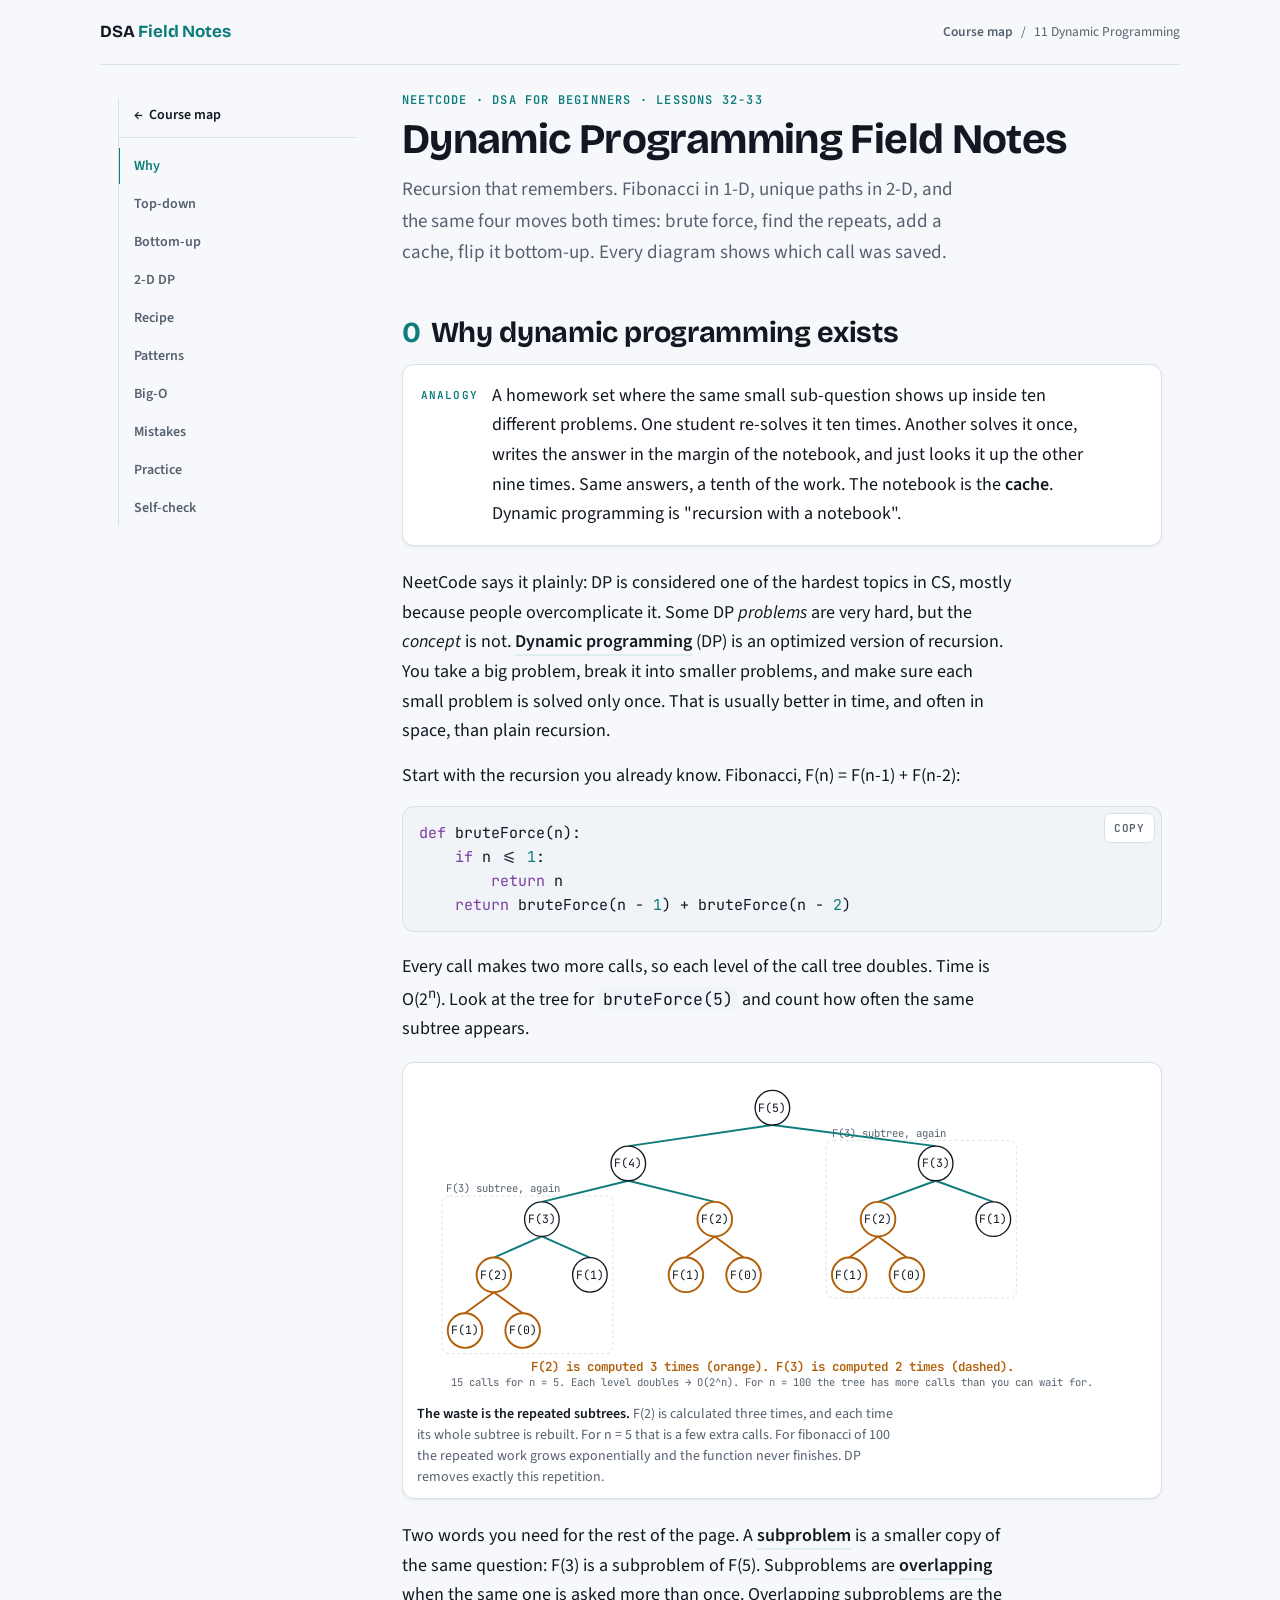
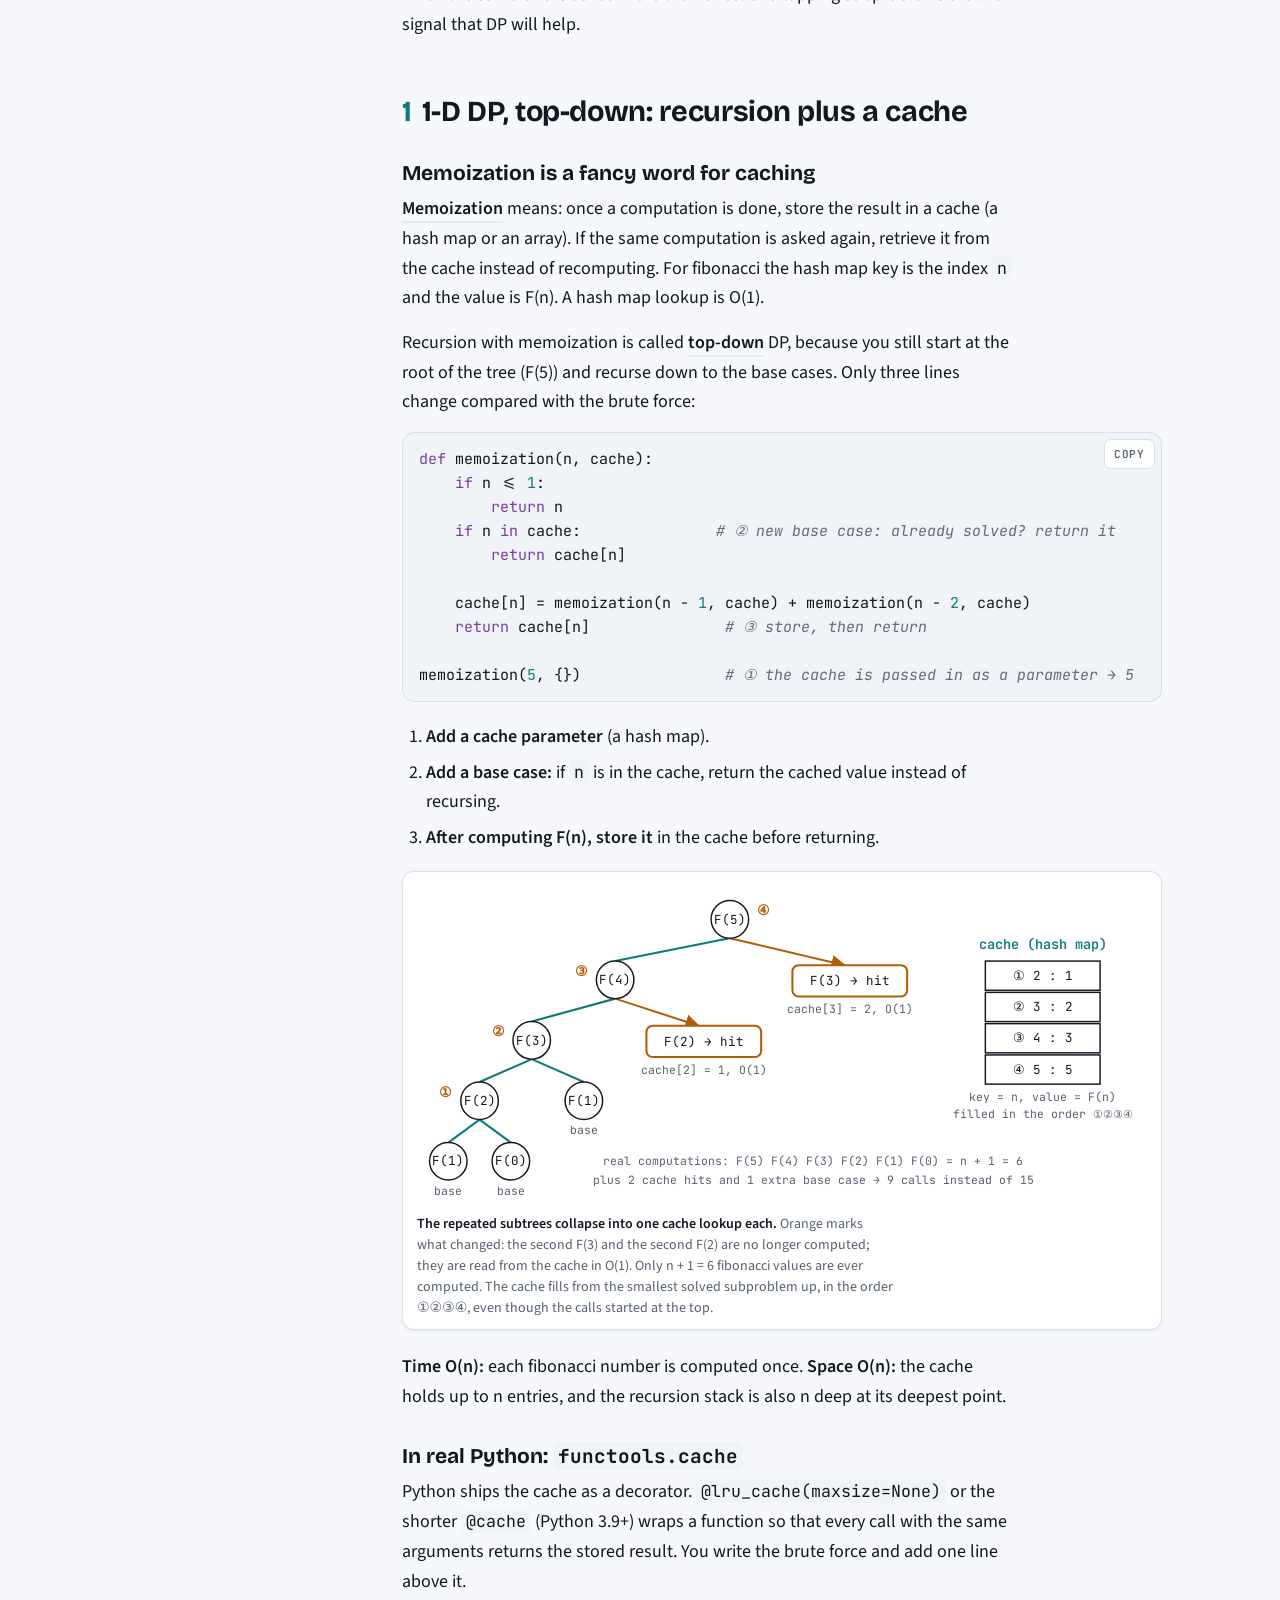
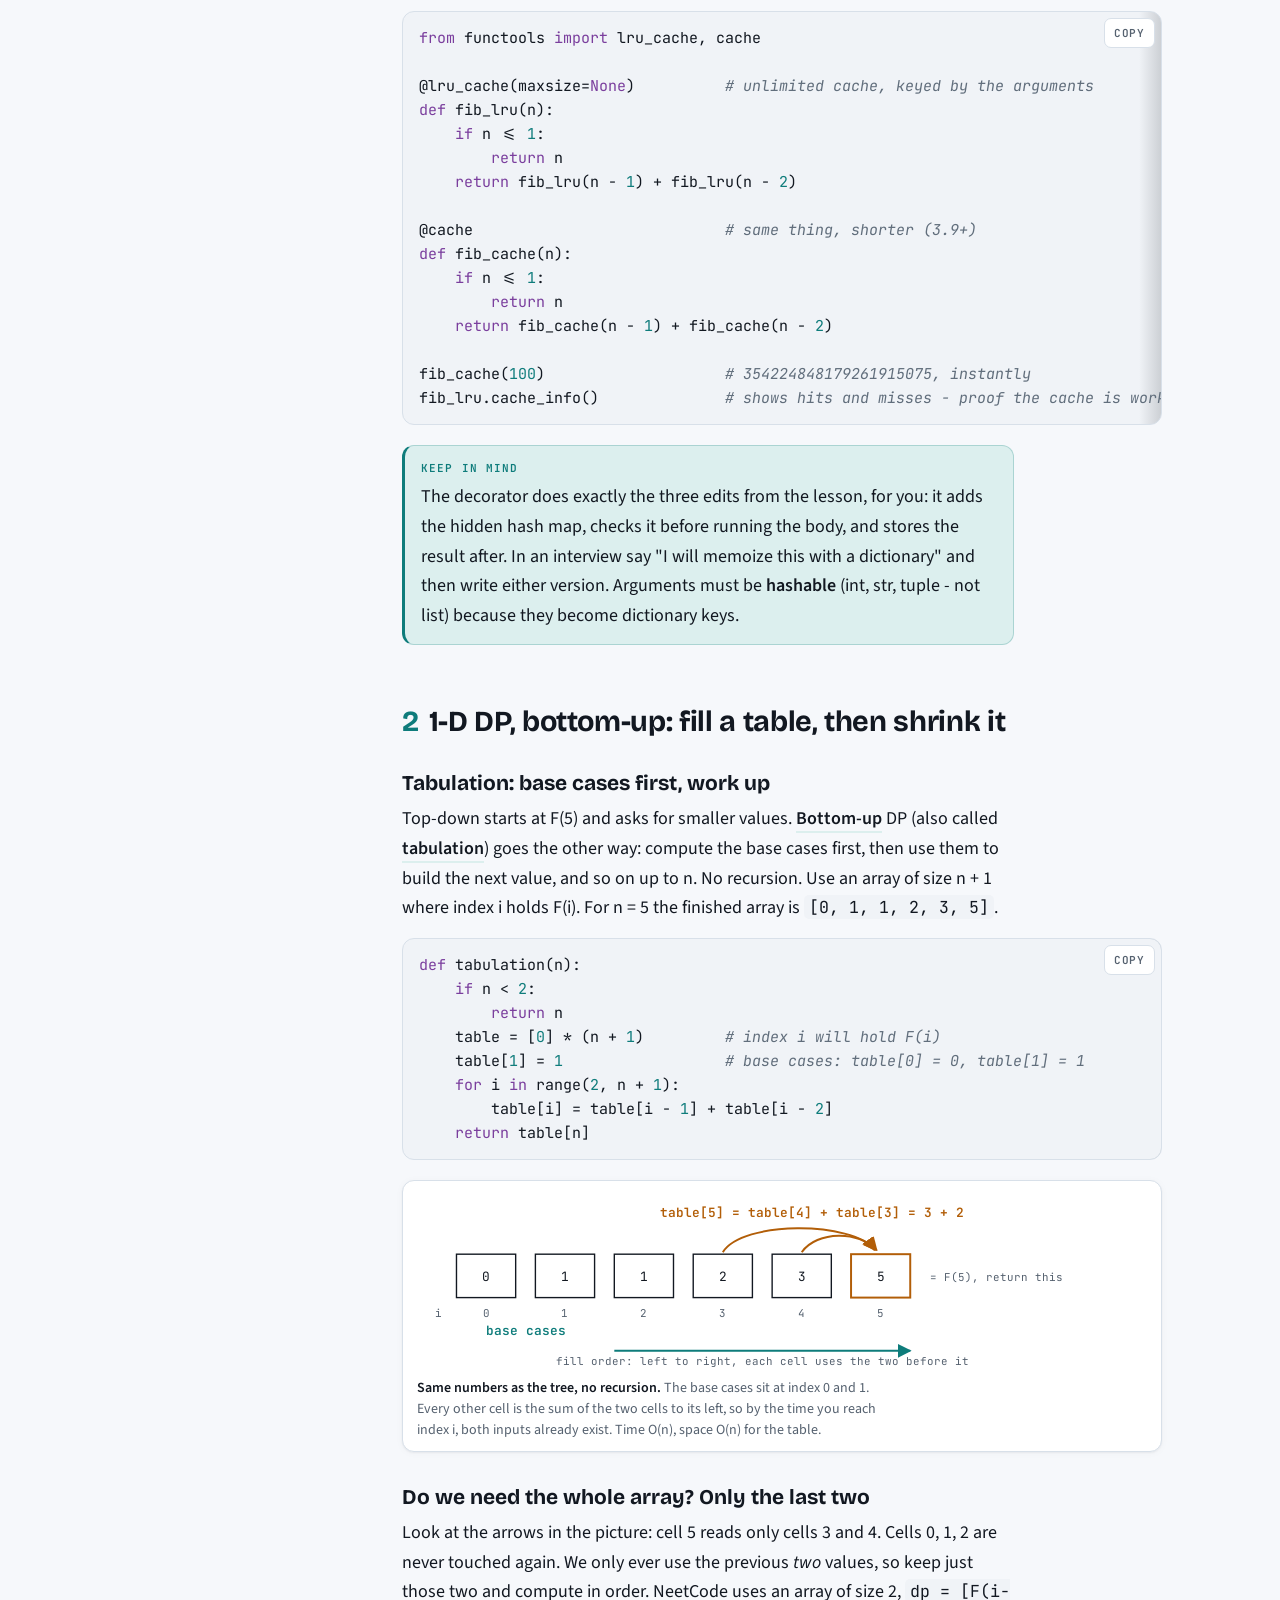
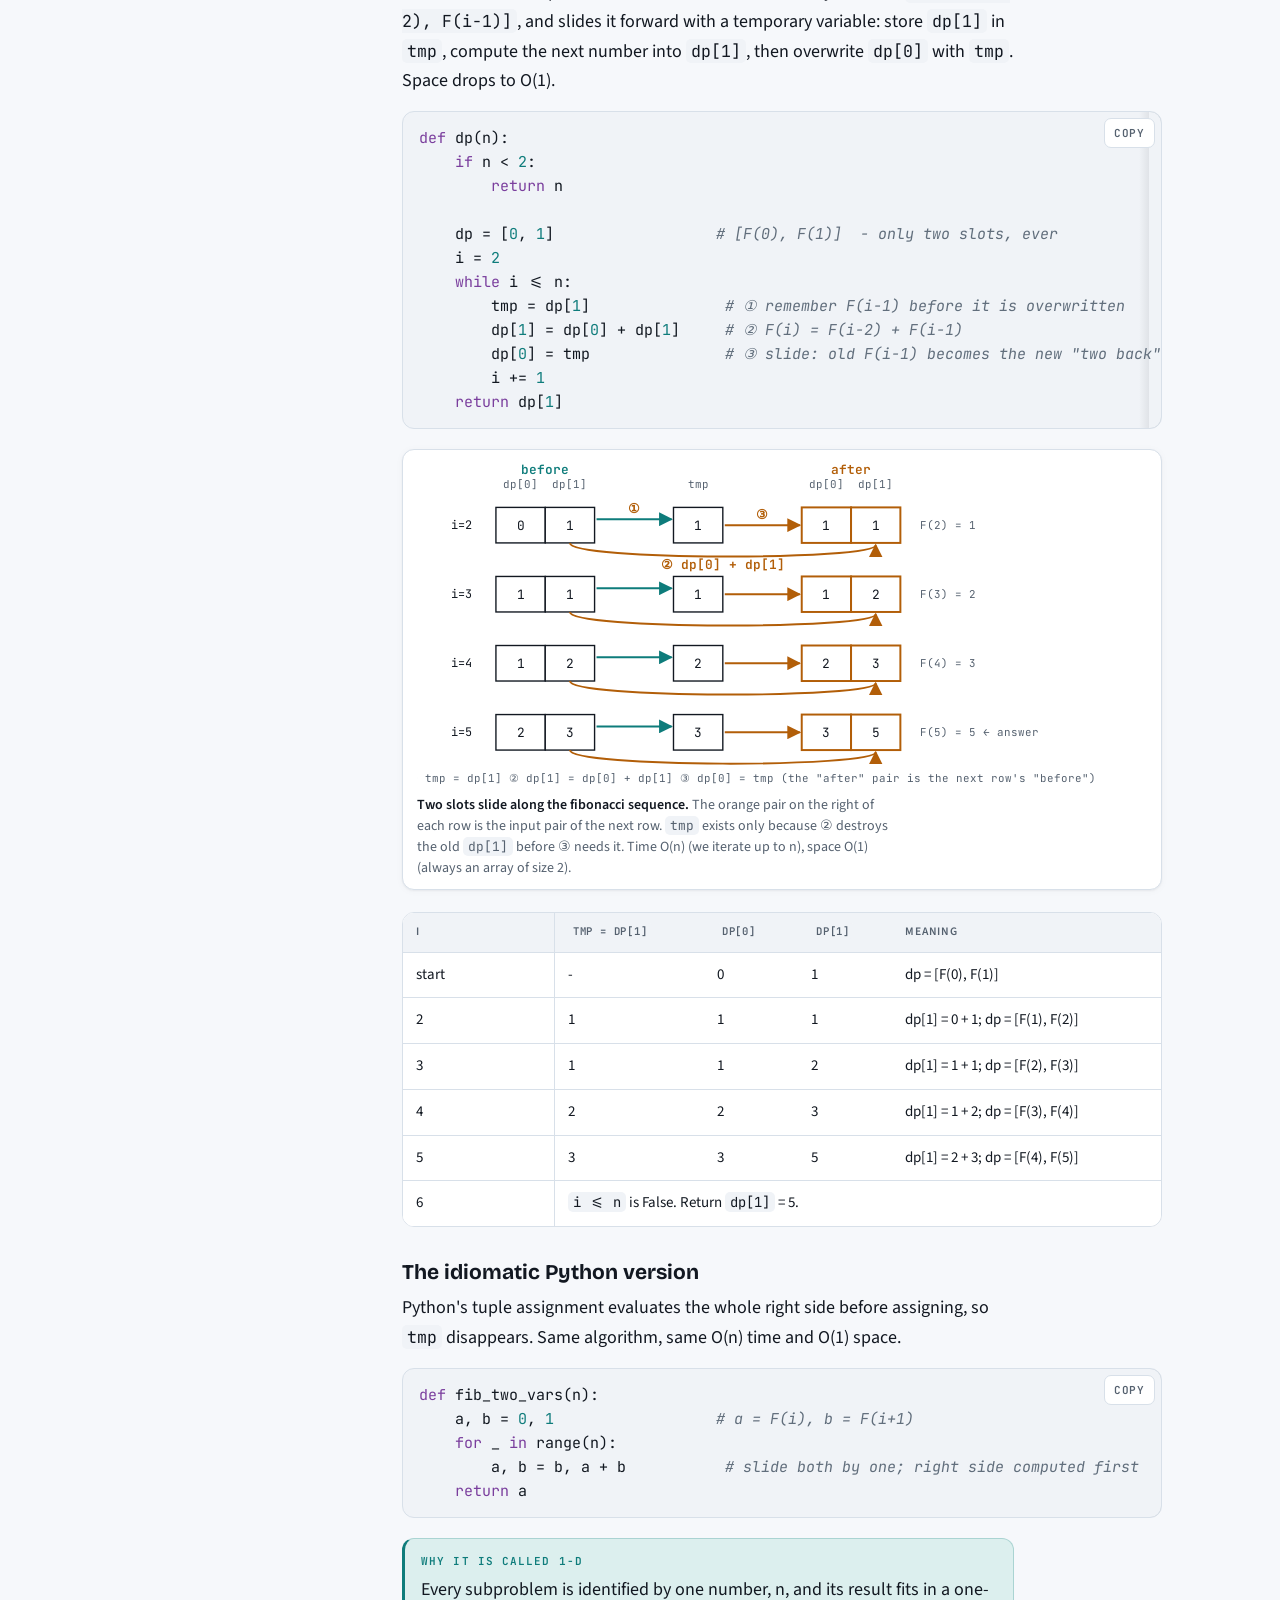
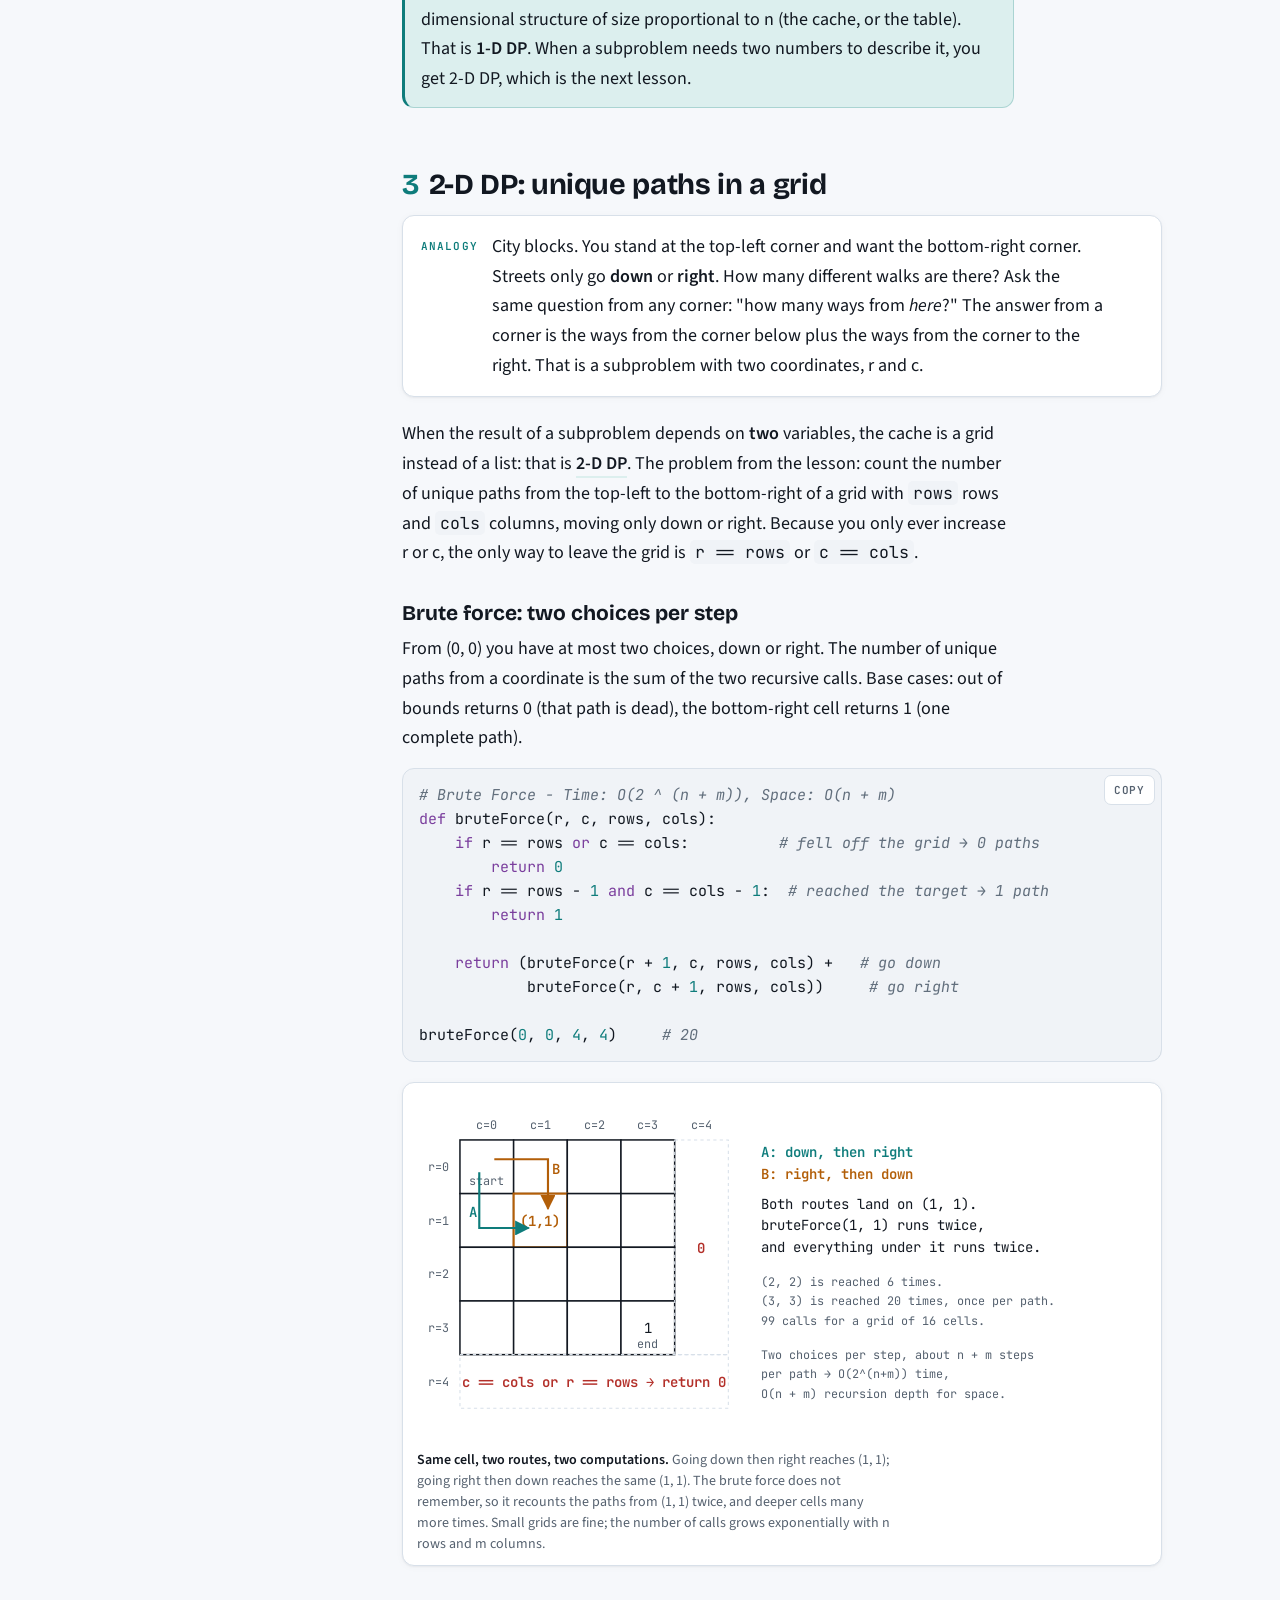
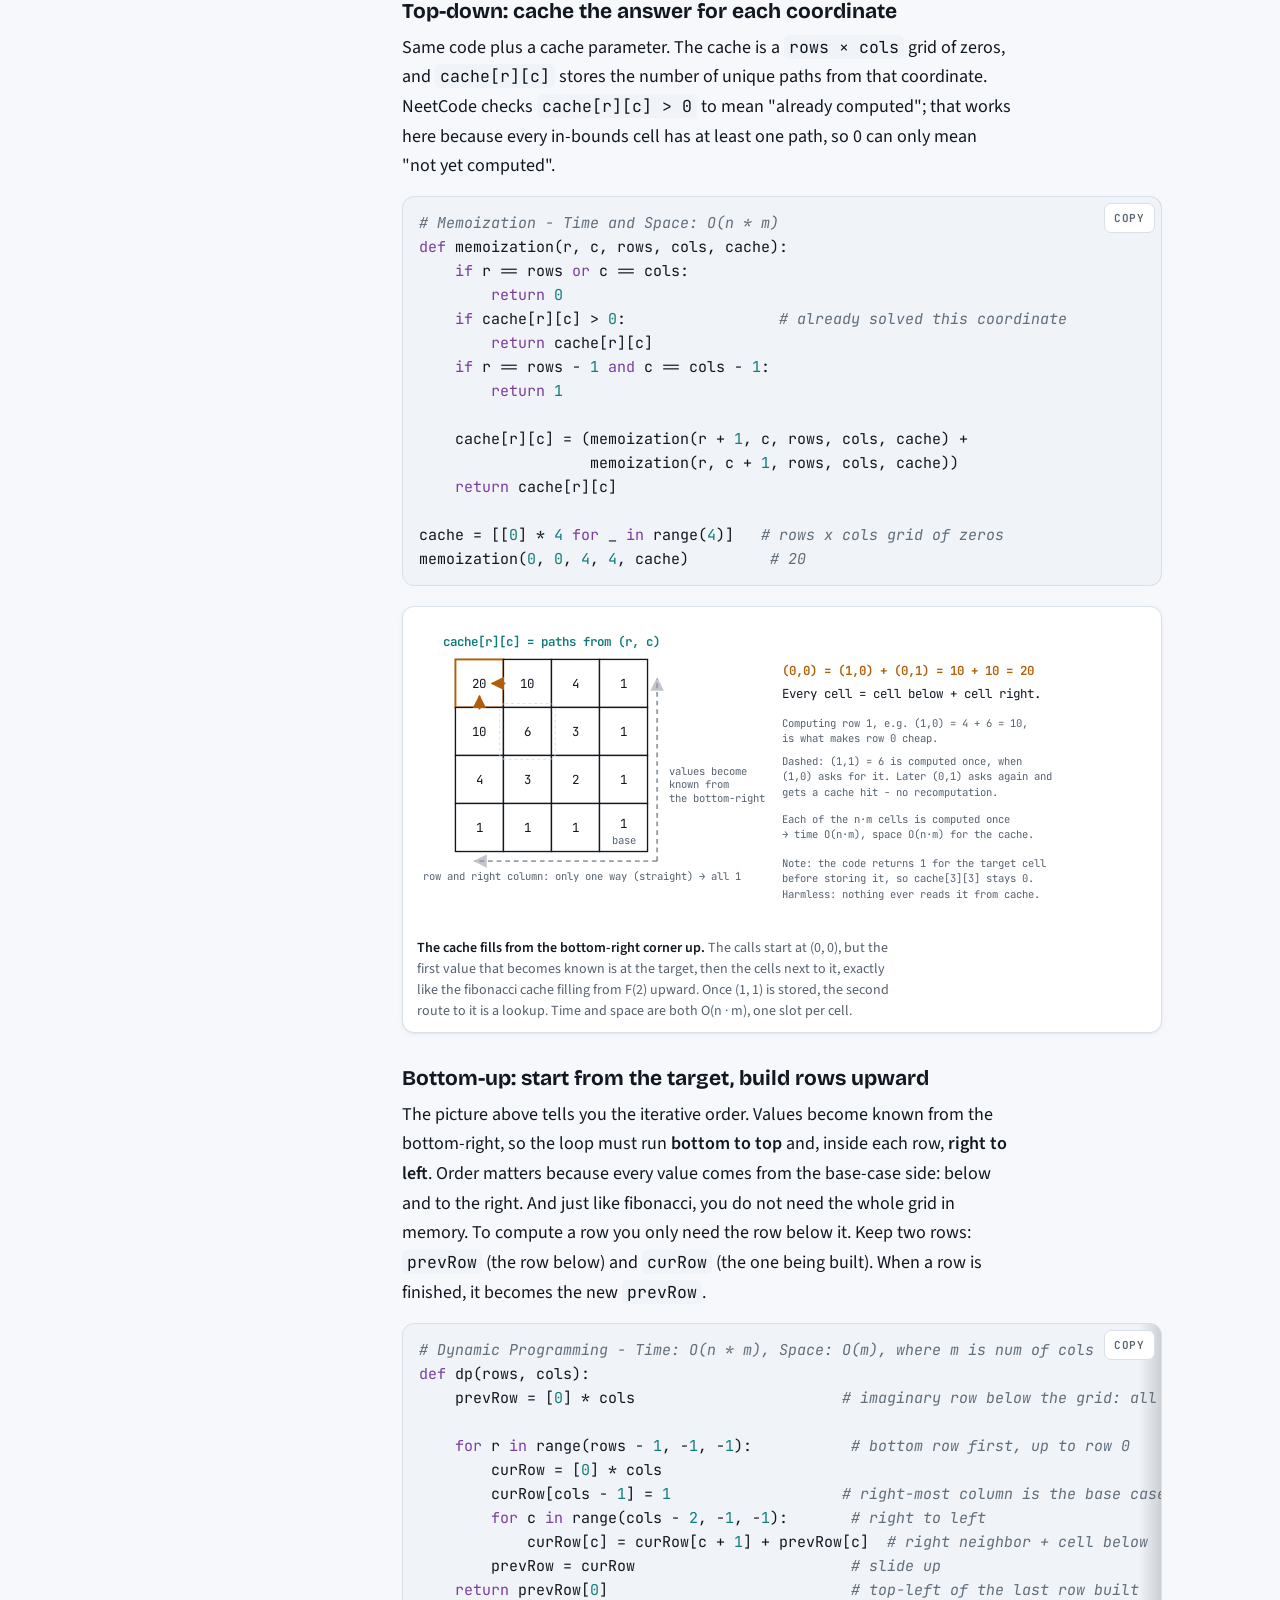
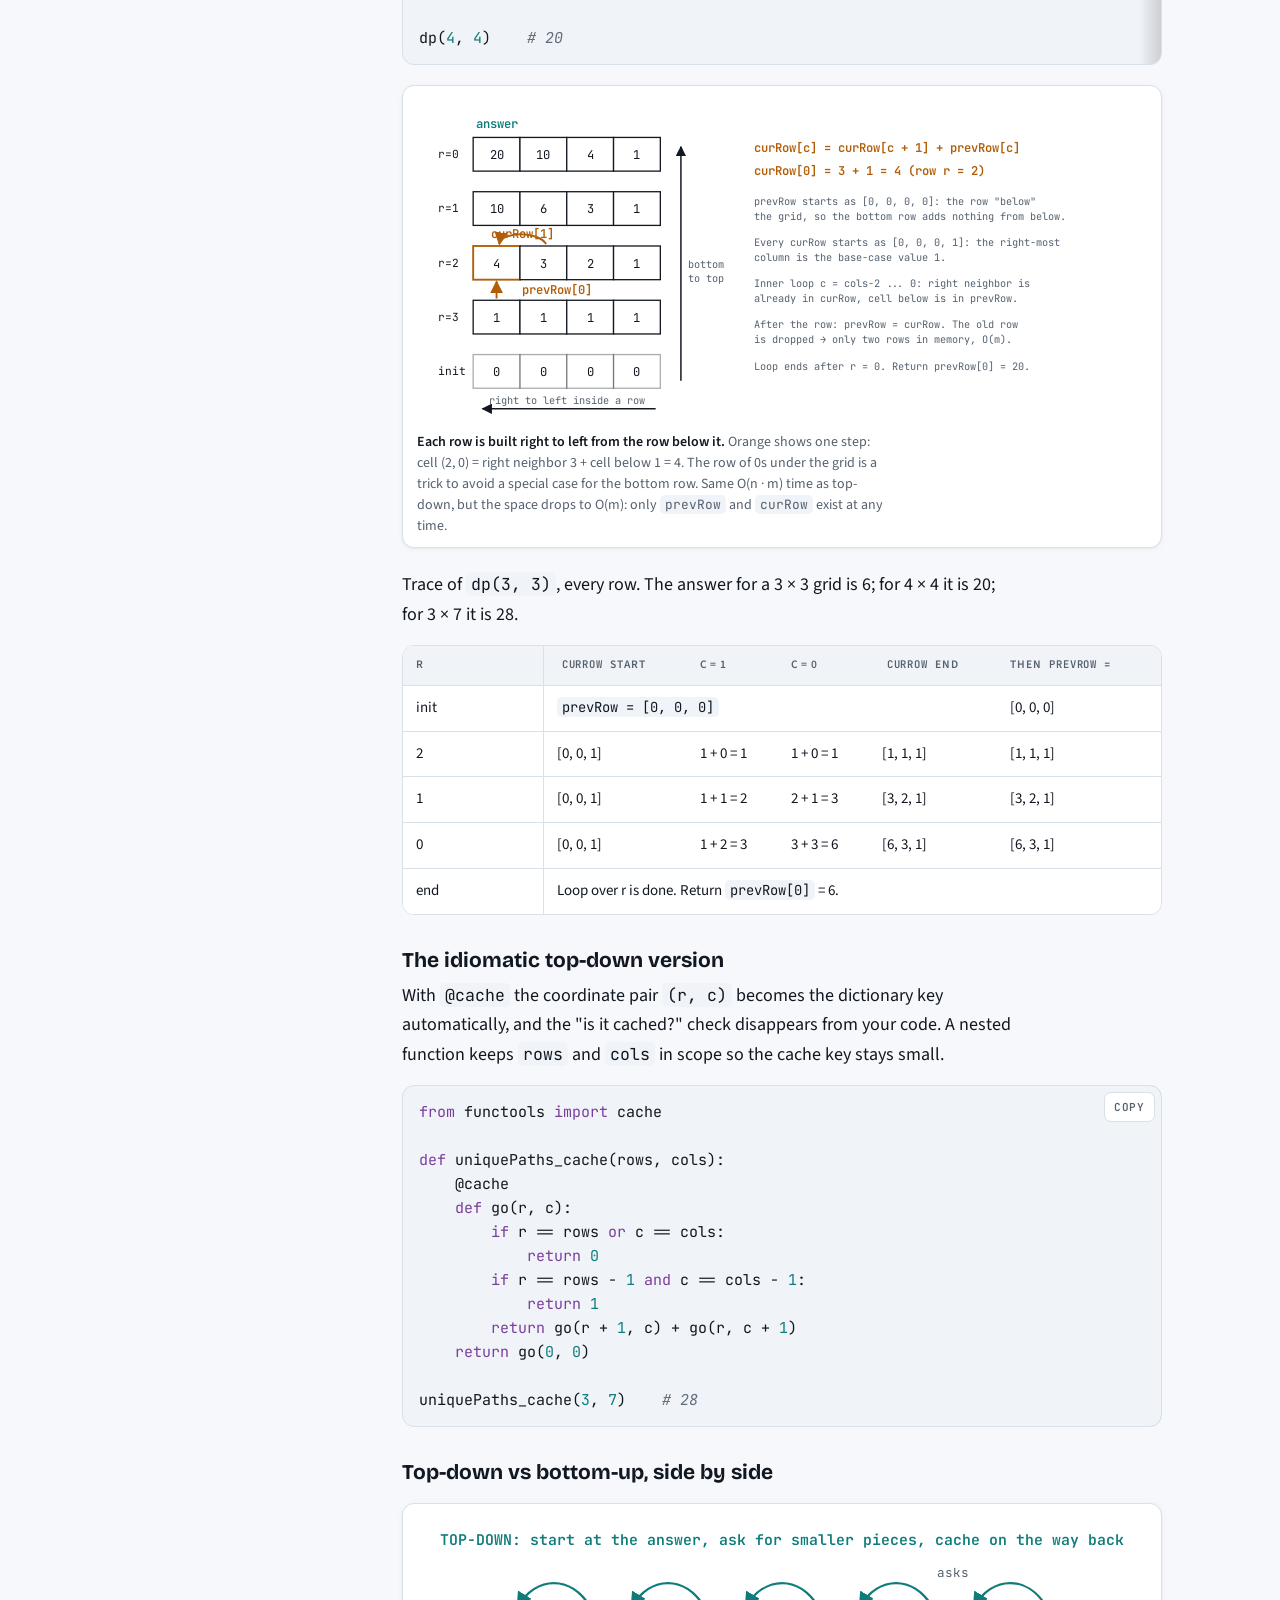
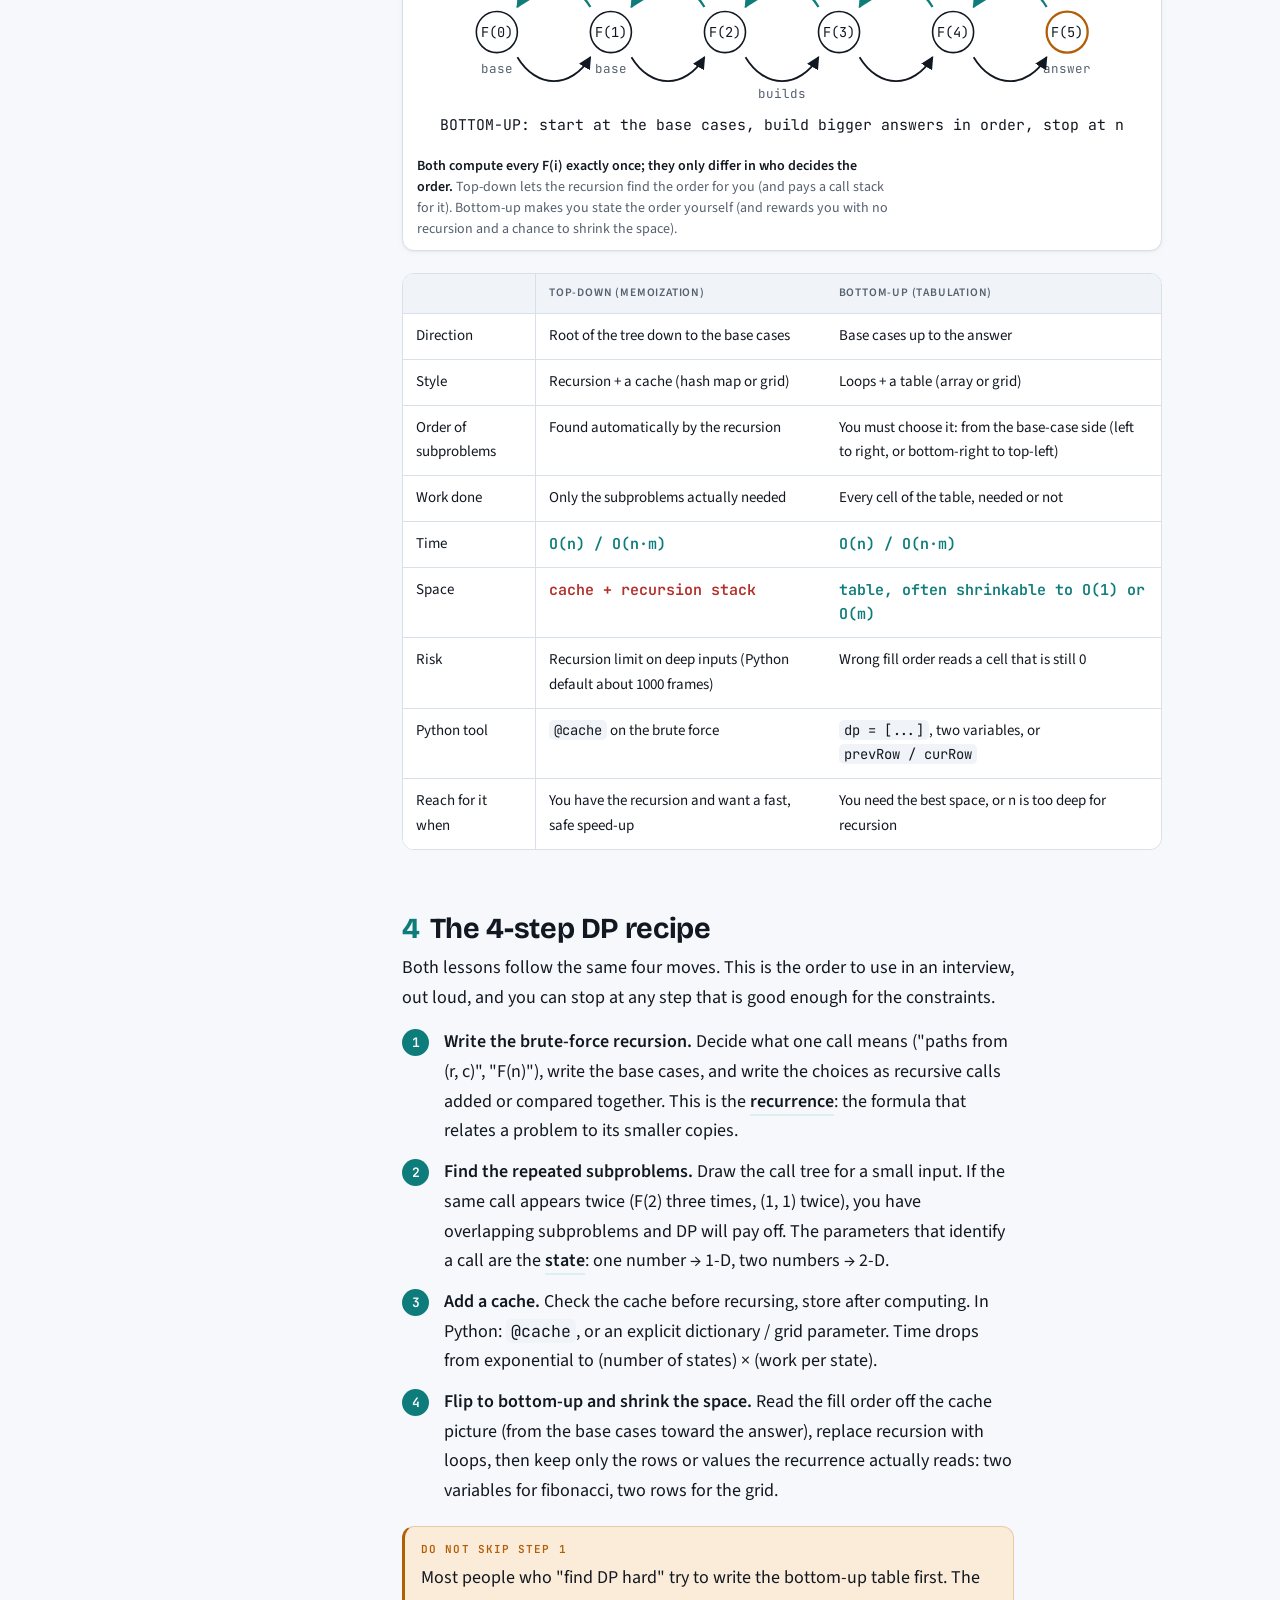
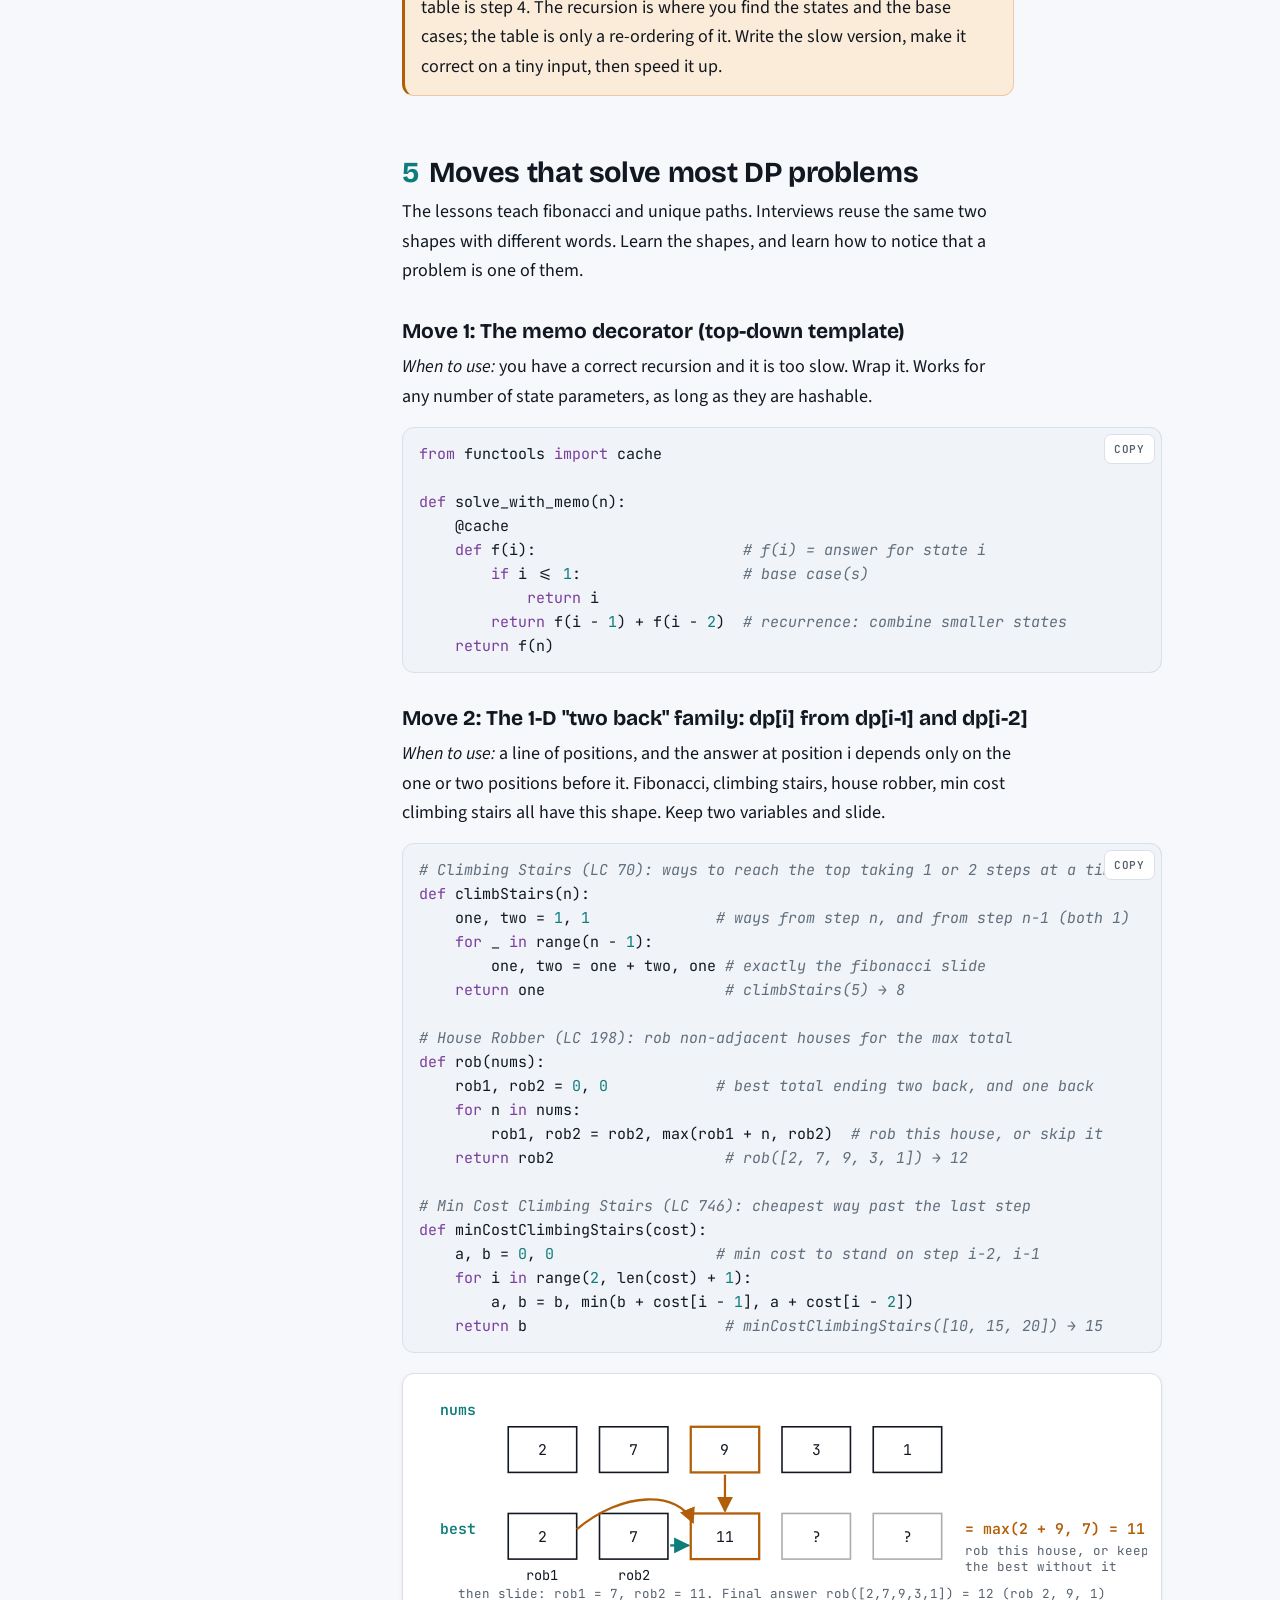
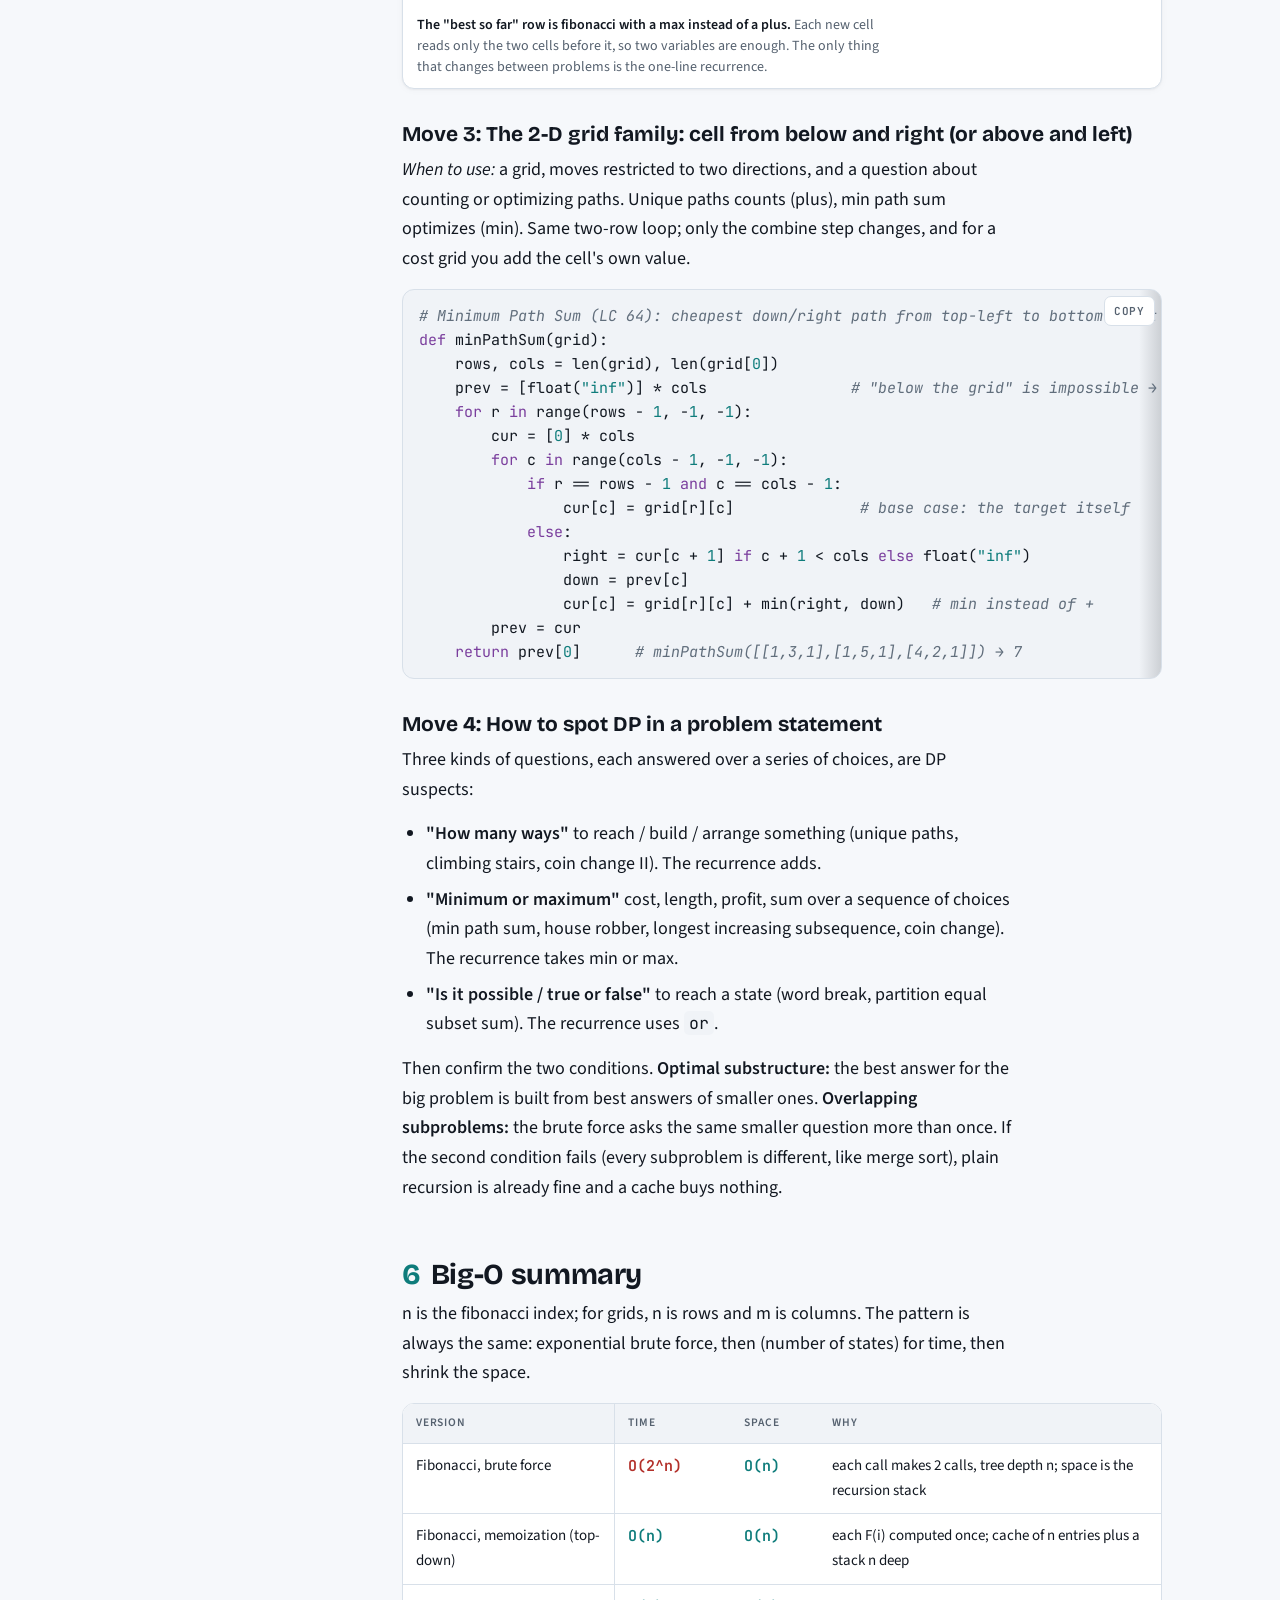
<file: topics/11-dynamic-programming.html>
<!doctype html>
<html lang="en">
<head>
<meta charset="utf-8">
<meta name="viewport" content="width=device-width, initial-scale=1, viewport-fit=cover">
<meta name="theme-color" content="#F6F8FB" media="(prefers-color-scheme: light)">
<meta name="theme-color" content="#0F141A" media="(prefers-color-scheme: dark)">
<meta name="apple-mobile-web-app-capable" content="yes">
<meta name="apple-mobile-web-app-status-bar-style" content="default">
<meta name="apple-mobile-web-app-title" content="DSA Notes">
<meta name="format-detection" content="telephone=no">
<title>Dynamic Programming · DSA Field Notes</title>
<meta name="description" content="1-D and 2-D dynamic programming - fibonacci and unique paths, brute force to memoization to bottom-up, call-tree diagrams, tested Python, Big-O, mistakes, practice, self-check.">
<link rel="stylesheet" href="https://fonts.googleapis.com/css2?family=Bricolage+Grotesque:opsz,wght@12..96,500;12..96,700&family=Source+Sans+3:ital,wght@0,400;0,600;1,400&family=JetBrains+Mono:wght@400;600&display=swap">
<link rel="stylesheet" href="../assets/style.css">
<link rel="manifest" href="../manifest.webmanifest">
</head>
<body>
<svg width="0" height="0" style="position:absolute" aria-hidden="true">
  <defs>
    <marker id="arr" viewBox="0 0 10 10" refX="9" refY="5" markerWidth="7" markerHeight="7" orient="auto-start-reverse"><path d="M0,0 L10,5 L0,10 z" class="arr"/></marker>
    <marker id="arrNew" viewBox="0 0 10 10" refX="9" refY="5" markerWidth="7" markerHeight="7" orient="auto-start-reverse"><path d="M0,0 L10,5 L0,10 z" class="arrNew"/></marker>
    <marker id="arrOld" viewBox="0 0 10 10" refX="9" refY="5" markerWidth="7" markerHeight="7" orient="auto-start-reverse"><path d="M0,0 L10,5 L0,10 z" class="arrOld"/></marker>
    <marker id="arrCur" viewBox="0 0 10 10" refX="9" refY="5" markerWidth="7" markerHeight="7" orient="auto-start-reverse"><path d="M0,0 L10,5 L0,10 z" class="arrCur"/></marker>
  </defs>
</svg>

<div class="wrap">

<header class="site-head">
  <a class="brand" href="../index.html">DSA <span>Field Notes</span></a>
  <div class="crumbs"><a href="../index.html">Course map</a> <span>/</span> <span>11 Dynamic Programming</span></div>
</header>
<div class="layout">

<nav class="sections" aria-label="Sections">
  <a class="home" href="../index.html">Course map</a>
  <a href="#why">Why</a>
  <a href="#topdown">Top-down</a>
  <a href="#bottomup">Bottom-up</a>
  <a href="#twodim">2-D DP</a>
  <a href="#recipe">Recipe</a>
  <a href="#patterns">Patterns</a>
  <a href="#complexity">Big-O</a>
  <a href="#mistakes">Mistakes</a>
  <a href="#practice">Practice</a>
  <a href="#quiz">Self-check</a>
</nav>

<div class="content">
<header class="top">
  <div class="eyebrow">NeetCode · DSA for Beginners · Lessons 32-33</div>
  <h1>Dynamic Programming Field Notes</h1>
  <p class="lede">Recursion that remembers. Fibonacci in 1-D, unique paths in 2-D, and the same four moves both times: brute force, find the repeats, add a cache, flip it bottom-up. Every diagram shows which call was saved.</p>
</header>

<!-- ============================ WHY ============================ -->
<section id="why">
  <h2><span class="num">0</span>Why dynamic programming exists</h2>

  <div class="analogy">
    <div class="tag">Analogy</div>
    <p>A homework set where the same small sub-question shows up inside ten different problems. One student re-solves it ten times. Another solves it once, writes the answer in the margin of the notebook, and just looks it up the other nine times. Same answers, a tenth of the work. The notebook is the <strong>cache</strong>. Dynamic programming is "recursion with a notebook".</p>
  </div>

  <p>NeetCode says it plainly: DP is considered one of the hardest topics in CS, mostly because people overcomplicate it. Some DP <em>problems</em> are very hard, but the <em>concept</em> is not. <dfn>Dynamic programming</dfn> (DP) is an optimized version of recursion. You take a big problem, break it into smaller problems, and make sure each small problem is solved only once. That is usually better in time, and often in space, than plain recursion.</p>

  <p>Start with the recursion you already know. Fibonacci, F(n) = F(n-1) + F(n-2):</p>

<pre><code><span class="k">def</span> bruteForce(n):
    <span class="k">if</span> n &lt;= <span class="s">1</span>:
        <span class="k">return</span> n
    <span class="k">return</span> bruteForce(n - <span class="s">1</span>) + bruteForce(n - <span class="s">2</span>)</code></pre>

  <p>Every call makes two more calls, so each level of the call tree doubles. Time is O(2<sup>n</sup>). Look at the tree for <code>bruteForce(5)</code> and count how often the same subtree appears.</p>

  <figure>
    <svg viewBox="-20 0 760 330" role="img" aria-label="Call tree of bruteForce(5). F(5) calls F(4) and F(3). The F(2) subtree appears three times, highlighted in orange, and the F(3) subtree appears twice, outlined with dashed boxes. 15 calls in total.">
      <!-- dashed boxes around the two F(3) subtrees -->
      <rect x="406" y="66" width="198" height="164" rx="8" class="mem"/>
      <text x="412" y="62" class="t small">F(3) subtree, again</text>
      <rect x="6" y="124" width="178" height="164" rx="8" class="mem"/>
      <text x="10" y="120" class="t small">F(3) subtree, again</text>

      <!-- edges level 0 -> 1 -->
      <line x1="350" y1="50" x2="200" y2="72" class="ptr"/>
      <line x1="350" y1="50" x2="520" y2="72" class="ptr"/>
      <!-- edges level 1 -> 2 -->
      <line x1="200" y1="108" x2="110" y2="130" class="ptr"/>
      <line x1="200" y1="108" x2="290" y2="130" class="ptr"/>
      <line x1="520" y1="108" x2="460" y2="130" class="ptr"/>
      <line x1="520" y1="108" x2="580" y2="130" class="ptr"/>
      <!-- edges level 2 -> 3 -->
      <line x1="110" y1="166" x2="60" y2="188" class="ptr"/>
      <line x1="110" y1="166" x2="160" y2="188" class="ptr"/>
      <line x1="290" y1="166" x2="260" y2="188" class="ptr newp"/>
      <line x1="290" y1="166" x2="320" y2="188" class="ptr newp"/>
      <line x1="460" y1="166" x2="430" y2="188" class="ptr newp"/>
      <line x1="460" y1="166" x2="490" y2="188" class="ptr newp"/>
      <!-- edges level 3 -> 4 -->
      <line x1="60" y1="224" x2="30" y2="246" class="ptr newp"/>
      <line x1="60" y1="224" x2="90" y2="246" class="ptr newp"/>

      <!-- level 0 -->
      <circle cx="350" cy="32" r="18" class="nd"/><text x="350" y="36" class="t mono" text-anchor="middle">F(5)</text>
      <!-- level 1 -->
      <circle cx="200" cy="90" r="18" class="nd"/><text x="200" y="94" class="t mono" text-anchor="middle">F(4)</text>
      <circle cx="520" cy="90" r="18" class="nd"/><text x="520" y="94" class="t mono" text-anchor="middle">F(3)</text>
      <!-- level 2 -->
      <circle cx="110" cy="148" r="18" class="nd"/><text x="110" y="152" class="t mono" text-anchor="middle">F(3)</text>
      <circle cx="290" cy="148" r="18" class="nd newnd"/><text x="290" y="152" class="t mono" text-anchor="middle">F(2)</text>
      <circle cx="460" cy="148" r="18" class="nd newnd"/><text x="460" y="152" class="t mono" text-anchor="middle">F(2)</text>
      <circle cx="580" cy="148" r="18" class="nd"/><text x="580" y="152" class="t mono" text-anchor="middle">F(1)</text>
      <!-- level 3 -->
      <circle cx="60" cy="206" r="18" class="nd newnd"/><text x="60" y="210" class="t mono" text-anchor="middle">F(2)</text>
      <circle cx="160" cy="206" r="18" class="nd"/><text x="160" y="210" class="t mono" text-anchor="middle">F(1)</text>
      <circle cx="260" cy="206" r="18" class="nd newnd"/><text x="260" y="210" class="t mono" text-anchor="middle">F(1)</text>
      <circle cx="320" cy="206" r="18" class="nd newnd"/><text x="320" y="210" class="t mono" text-anchor="middle">F(0)</text>
      <circle cx="430" cy="206" r="18" class="nd newnd"/><text x="430" y="210" class="t mono" text-anchor="middle">F(1)</text>
      <circle cx="490" cy="206" r="18" class="nd newnd"/><text x="490" y="210" class="t mono" text-anchor="middle">F(0)</text>
      <!-- level 4 -->
      <circle cx="30" cy="264" r="18" class="nd newnd"/><text x="30" y="268" class="t mono" text-anchor="middle">F(1)</text>
      <circle cx="90" cy="264" r="18" class="nd newnd"/><text x="90" y="268" class="t mono" text-anchor="middle">F(0)</text>

      <text x="350" y="306" class="t newlab" text-anchor="middle">F(2) is computed 3 times (orange). F(3) is computed 2 times (dashed).</text>
      <text x="350" y="322" class="t small" text-anchor="middle">15 calls for n = 5. Each level doubles → O(2^n). For n = 100 the tree has more calls than you can wait for.</text>
    </svg>
    <figcaption><b>The waste is the repeated subtrees.</b> F(2) is calculated three times, and each time its whole subtree is rebuilt. For n = 5 that is a few extra calls. For fibonacci of 100 the repeated work grows exponentially and the function never finishes. DP removes exactly this repetition.</figcaption>
  </figure>

  <p>Two words you need for the rest of the page. A <dfn>subproblem</dfn> is a smaller copy of the same question: F(3) is a subproblem of F(5). Subproblems are <dfn>overlapping</dfn> when the same one is asked more than once. Overlapping subproblems are the signal that DP will help.</p>
</section>

<!-- ============================ TOP-DOWN ============================ -->
<section id="topdown">
  <h2><span class="num">1</span>1-D DP, top-down: recursion plus a cache</h2>

  <h3>Memoization is a fancy word for caching</h3>
  <p><dfn>Memoization</dfn> means: once a computation is done, store the result in a cache (a hash map or an array). If the same computation is asked again, retrieve it from the cache instead of recomputing. For fibonacci the hash map key is the index <code>n</code> and the value is F(n). A hash map lookup is O(1).</p>

  <p>Recursion with memoization is called <dfn>top-down</dfn> DP, because you still start at the root of the tree (F(5)) and recurse down to the base cases. Only three lines change compared with the brute force:</p>

<pre><code><span class="k">def</span> memoization(n, cache):
    <span class="k">if</span> n &lt;= <span class="s">1</span>:
        <span class="k">return</span> n
    <span class="k">if</span> n <span class="k">in</span> cache:               <span class="c"># ② new base case: already solved? return it</span>
        <span class="k">return</span> cache[n]

    cache[n] = memoization(n - <span class="s">1</span>, cache) + memoization(n - <span class="s">2</span>, cache)
    <span class="k">return</span> cache[n]               <span class="c"># ③ store, then return</span>

memoization(<span class="s">5</span>, {})                <span class="c"># ① the cache is passed in as a parameter → 5</span></code></pre>

  <ol>
    <li><strong>Add a cache parameter</strong> (a hash map).</li>
    <li><strong>Add a base case:</strong> if <code>n</code> is in the cache, return the cached value instead of recursing.</li>
    <li><strong>After computing F(n), store it</strong> in the cache before returning.</li>
  </ol>

  <figure>
    <svg viewBox="0 0 700 305" role="img" aria-label="The same call tree with memoization. F(5) calls F(4), which calls F(3), which calls F(2), which calls F(1) and F(0). The second F(2) and the second F(3) are replaced by cache-hit leaves. The cache on the right fills in the order F(2), F(3), F(4), F(5).">
      <!-- edges -->
      <line x1="300" y1="50" x2="190" y2="72" class="ptr"/>
      <line x1="300" y1="50" x2="410" y2="76" class="ptr newp" marker-end="url(#arrNew)"/>
      <line x1="190" y1="108" x2="110" y2="130" class="ptr"/>
      <line x1="190" y1="108" x2="270" y2="134" class="ptr newp" marker-end="url(#arrNew)"/>
      <line x1="110" y1="166" x2="60" y2="188" class="ptr"/>
      <line x1="110" y1="166" x2="160" y2="188" class="ptr"/>
      <line x1="60" y1="224" x2="30" y2="246" class="ptr"/>
      <line x1="60" y1="224" x2="90" y2="246" class="ptr"/>

      <!-- real computations -->
      <circle cx="300" cy="32" r="18" class="nd"/><text x="300" y="36" class="t mono" text-anchor="middle">F(5)</text>
      <text x="326" y="28" class="t newlab" font-size="11">④</text>
      <circle cx="190" cy="90" r="18" class="nd"/><text x="190" y="94" class="t mono" text-anchor="middle">F(4)</text>
      <text x="164" y="86" class="t newlab" font-size="11" text-anchor="end">③</text>
      <circle cx="110" cy="148" r="18" class="nd"/><text x="110" y="152" class="t mono" text-anchor="middle">F(3)</text>
      <text x="84" y="144" class="t newlab" font-size="11" text-anchor="end">②</text>
      <circle cx="60" cy="206" r="18" class="nd"/><text x="60" y="210" class="t mono" text-anchor="middle">F(2)</text>
      <text x="34" y="202" class="t newlab" font-size="11" text-anchor="end">①</text>
      <circle cx="160" cy="206" r="18" class="nd"/><text x="160" y="210" class="t mono" text-anchor="middle">F(1)</text>
      <text x="160" y="238" class="t small" text-anchor="middle">base</text>
      <circle cx="30" cy="264" r="18" class="nd"/><text x="30" y="268" class="t mono" text-anchor="middle">F(1)</text>
      <text x="30" y="296" class="t small" text-anchor="middle">base</text>
      <circle cx="90" cy="264" r="18" class="nd"/><text x="90" y="268" class="t mono" text-anchor="middle">F(0)</text>
      <text x="90" y="296" class="t small" text-anchor="middle">base</text>

      <!-- cache-hit leaves (collapsed subtrees) -->
      <rect x="360" y="76" width="110" height="30" rx="6" class="nd newnd"/>
      <text x="415" y="95" class="t mono" text-anchor="middle">F(3) → hit</text>
      <text x="415" y="122" class="t small" text-anchor="middle">cache[3] = 2, O(1)</text>
      <rect x="220" y="134" width="110" height="30" rx="6" class="nd newnd"/>
      <text x="275" y="153" class="t mono" text-anchor="middle">F(2) → hit</text>
      <text x="275" y="180" class="t small" text-anchor="middle">cache[2] = 1, O(1)</text>

      <!-- cache column -->
      <text x="600" y="60" class="t ptrlab" text-anchor="middle">cache (hash map)</text>
      <rect x="545" y="72" width="110" height="28" class="nd"/><text x="600" y="90" class="t mono" text-anchor="middle">① 2 : 1</text>
      <rect x="545" y="102" width="110" height="28" class="nd"/><text x="600" y="120" class="t mono" text-anchor="middle">② 3 : 2</text>
      <rect x="545" y="132" width="110" height="28" class="nd"/><text x="600" y="150" class="t mono" text-anchor="middle">③ 4 : 3</text>
      <rect x="545" y="162" width="110" height="28" class="nd"/><text x="600" y="180" class="t mono" text-anchor="middle">④ 5 : 5</text>
      <text x="600" y="206" class="t small" text-anchor="middle">key = n, value = F(n)</text>
      <text x="600" y="222" class="t small" text-anchor="middle">filled in the order ①②③④</text>

      <text x="380" y="268" class="t small" text-anchor="middle">real computations: F(5) F(4) F(3) F(2) F(1) F(0)  =  n + 1  =  6</text>
      <text x="380" y="286" class="t small" text-anchor="middle">plus 2 cache hits and 1 extra base case → 9 calls instead of 15</text>
    </svg>
    <figcaption><b>The repeated subtrees collapse into one cache lookup each.</b> Orange marks what changed: the second F(3) and the second F(2) are no longer computed; they are read from the cache in O(1). Only n + 1 = 6 fibonacci values are ever computed. The cache fills from the smallest solved subproblem up, in the order ①②③④, even though the calls started at the top.</figcaption>
  </figure>

  <p><strong>Time O(n):</strong> each fibonacci number is computed once. <strong>Space O(n):</strong> the cache holds up to n entries, and the recursion stack is also n deep at its deepest point.</p>

  <h3>In real Python: <code>functools.cache</code></h3>
  <p>Python ships the cache as a decorator. <code>@lru_cache(maxsize=None)</code> or the shorter <code>@cache</code> (Python 3.9+) wraps a function so that every call with the same arguments returns the stored result. You write the brute force and add one line above it.</p>

<pre><code><span class="k">from</span> functools <span class="k">import</span> lru_cache, cache

@lru_cache(maxsize=<span class="k">None</span>)          <span class="c"># unlimited cache, keyed by the arguments</span>
<span class="k">def</span> fib_lru(n):
    <span class="k">if</span> n &lt;= <span class="s">1</span>:
        <span class="k">return</span> n
    <span class="k">return</span> fib_lru(n - <span class="s">1</span>) + fib_lru(n - <span class="s">2</span>)

@cache                            <span class="c"># same thing, shorter (3.9+)</span>
<span class="k">def</span> fib_cache(n):
    <span class="k">if</span> n &lt;= <span class="s">1</span>:
        <span class="k">return</span> n
    <span class="k">return</span> fib_cache(n - <span class="s">1</span>) + fib_cache(n - <span class="s">2</span>)

fib_cache(<span class="s">100</span>)                    <span class="c"># 354224848179261915075, instantly</span>
fib_lru.cache_info()              <span class="c"># shows hits and misses - proof the cache is working</span></code></pre>

  <div class="callout keep">
    <span class="lab">Keep in mind</span>
    <p>The decorator does exactly the three edits from the lesson, for you: it adds the hidden hash map, checks it before running the body, and stores the result after. In an interview say "I will memoize this with a dictionary" and then write either version. Arguments must be <dfn>hashable</dfn> (int, str, tuple - not list) because they become dictionary keys.</p>
  </div>
</section>

<!-- ============================ BOTTOM-UP ============================ -->
<section id="bottomup">
  <h2><span class="num">2</span>1-D DP, bottom-up: fill a table, then shrink it</h2>

  <h3>Tabulation: base cases first, work up</h3>
  <p>Top-down starts at F(5) and asks for smaller values. <dfn>Bottom-up</dfn> DP (also called <dfn>tabulation</dfn>) goes the other way: compute the base cases first, then use them to build the next value, and so on up to n. No recursion. Use an array of size n + 1 where index i holds F(i). For n = 5 the finished array is <code>[0, 1, 1, 2, 3, 5]</code>.</p>

<pre><code><span class="k">def</span> tabulation(n):
    <span class="k">if</span> n &lt; <span class="s">2</span>:
        <span class="k">return</span> n
    table = [<span class="s">0</span>] * (n + <span class="s">1</span>)         <span class="c"># index i will hold F(i)</span>
    table[<span class="s">1</span>] = <span class="s">1</span>                  <span class="c"># base cases: table[0] = 0, table[1] = 1</span>
    <span class="k">for</span> i <span class="k">in</span> range(<span class="s">2</span>, n + <span class="s">1</span>):
        table[i] = table[i - <span class="s">1</span>] + table[i - <span class="s">2</span>]
    <span class="k">return</span> table[n]</code></pre>

  <figure>
    <svg viewBox="0 0 740 175" role="img" aria-label="Bottom-up table for n equals 5 being filled left to right: 0, 1, 1, 2, 3, and finally 5, which is the sum of the two cells to its left.">
      <text x="400" y="22" class="t newlab" text-anchor="middle">table[5] = table[4] + table[3] = 3 + 2</text>
      <path d="M310,58 C 330,26 440,26 466,56" class="ptr newp" marker-end="url(#arrNew)"/>
      <path d="M390,58 C 405,36 450,36 464,56" class="ptr newp" marker-end="url(#arrNew)"/>
      <!-- cells -->
      <rect x="40" y="60" width="60" height="44" class="nd"/><text x="70" y="87" class="t" text-anchor="middle">0</text>
      <rect x="120" y="60" width="60" height="44" class="nd"/><text x="150" y="87" class="t" text-anchor="middle">1</text>
      <rect x="200" y="60" width="60" height="44" class="nd"/><text x="230" y="87" class="t" text-anchor="middle">1</text>
      <rect x="280" y="60" width="60" height="44" class="nd"/><text x="310" y="87" class="t" text-anchor="middle">2</text>
      <rect x="360" y="60" width="60" height="44" class="nd"/><text x="390" y="87" class="t" text-anchor="middle">3</text>
      <rect x="440" y="60" width="60" height="44" class="nd newnd"/><text x="470" y="87" class="t" text-anchor="middle">5</text>
      <text x="520" y="87" class="t small">= F(5), return this</text>
      <!-- indices -->
      <text x="18" y="124" class="t small">i</text>
      <text x="70" y="124" class="t small" text-anchor="middle">0</text>
      <text x="150" y="124" class="t small" text-anchor="middle">1</text>
      <text x="230" y="124" class="t small" text-anchor="middle">2</text>
      <text x="310" y="124" class="t small" text-anchor="middle">3</text>
      <text x="390" y="124" class="t small" text-anchor="middle">4</text>
      <text x="470" y="124" class="t small" text-anchor="middle">5</text>
      <text x="110" y="142" class="t ptrlab" text-anchor="middle" font-size="11">base cases</text>
      <path d="M200,158 L500,158" class="ptr" marker-end="url(#arr)"/>
      <text x="350" y="172" class="t small" text-anchor="middle">fill order: left to right, each cell uses the two before it</text>
    </svg>
    <figcaption><b>Same numbers as the tree, no recursion.</b> The base cases sit at index 0 and 1. Every other cell is the sum of the two cells to its left, so by the time you reach index i, both inputs already exist. Time O(n), space O(n) for the table.</figcaption>
  </figure>

  <h3>Do we need the whole array? Only the last two</h3>
  <p>Look at the arrows in the picture: cell 5 reads only cells 3 and 4. Cells 0, 1, 2 are never touched again. We only ever use the previous <em>two</em> values, so keep just those two and compute in order. NeetCode uses an array of size 2, <code>dp = [F(i-2), F(i-1)]</code>, and slides it forward with a temporary variable: store <code>dp[1]</code> in <code>tmp</code>, compute the next number into <code>dp[1]</code>, then overwrite <code>dp[0]</code> with <code>tmp</code>. Space drops to O(1).</p>

<pre><code><span class="k">def</span> dp(n):
    <span class="k">if</span> n &lt; <span class="s">2</span>:
        <span class="k">return</span> n

    dp = [<span class="s">0</span>, <span class="s">1</span>]                  <span class="c"># [F(0), F(1)]  - only two slots, ever</span>
    i = <span class="s">2</span>
    <span class="k">while</span> i &lt;= n:
        tmp = dp[<span class="s">1</span>]               <span class="c"># ① remember F(i-1) before it is overwritten</span>
        dp[<span class="s">1</span>] = dp[<span class="s">0</span>] + dp[<span class="s">1</span>]     <span class="c"># ② F(i) = F(i-2) + F(i-1)</span>
        dp[<span class="s">0</span>] = tmp               <span class="c"># ③ slide: old F(i-1) becomes the new "two back"</span>
        i += <span class="s">1</span>
    <span class="k">return</span> dp[<span class="s">1</span>]</code></pre>

  <figure>
    <svg viewBox="-20 0 740 325" role="img" aria-label="Four steps of the two-variable fibonacci for n equals 5. In each step tmp copies dp[1], dp[1] becomes dp[0] plus dp[1], and dp[0] becomes tmp. The pair goes 0,1 to 1,1 to 1,2 to 2,3 to 3,5.">
      <!-- headers -->
      <text x="85" y="24" class="t small" text-anchor="middle">dp[0]</text>
      <text x="135" y="24" class="t small" text-anchor="middle">dp[1]</text>
      <text x="110" y="10" class="t ptrlab" text-anchor="middle" font-size="11">before</text>
      <text x="265" y="24" class="t small" text-anchor="middle">tmp</text>
      <text x="395" y="24" class="t small" text-anchor="middle">dp[0]</text>
      <text x="445" y="24" class="t small" text-anchor="middle">dp[1]</text>
      <text x="420" y="10" class="t newlab" text-anchor="middle" font-size="11">after</text>

      <!-- row i=2 : before [0,1] tmp 1 after [1,1] -->
      <text x="14" y="66" class="t mono">i=2</text>
      <rect x="60" y="44" width="50" height="36" class="nd"/><text x="85" y="67" class="t" text-anchor="middle">0</text>
      <rect x="110" y="44" width="50" height="36" class="nd"/><text x="135" y="67" class="t" text-anchor="middle">1</text>
      <path d="M162,56 L238,56" class="ptr" marker-end="url(#arr)"/>
      <text x="200" y="50" class="t newlab" text-anchor="middle" font-size="11">①</text>
      <rect x="240" y="44" width="50" height="36" class="nd"/><text x="265" y="67" class="t" text-anchor="middle">1</text>
      <path d="M135,80 C 135,98 445,98 445,82" class="ptr newp" marker-end="url(#arrNew)"/>
      <text x="290" y="106" class="t newlab" text-anchor="middle" font-size="11">② dp[0] + dp[1]</text>
      <path d="M292,62 L368,62" class="ptr newp" marker-end="url(#arrNew)"/>
      <text x="330" y="56" class="t newlab" text-anchor="middle" font-size="11">③</text>
      <rect x="370" y="44" width="50" height="36" class="nd newnd"/><text x="395" y="67" class="t" text-anchor="middle">1</text>
      <rect x="420" y="44" width="50" height="36" class="nd newnd"/><text x="445" y="67" class="t" text-anchor="middle">1</text>
      <text x="490" y="66" class="t small">F(2) = 1</text>

      <!-- row i=3 : before [1,1] tmp 1 after [1,2] -->
      <text x="14" y="136" class="t mono">i=3</text>
      <rect x="60" y="114" width="50" height="36" class="nd"/><text x="85" y="137" class="t" text-anchor="middle">1</text>
      <rect x="110" y="114" width="50" height="36" class="nd"/><text x="135" y="137" class="t" text-anchor="middle">1</text>
      <path d="M162,126 L238,126" class="ptr" marker-end="url(#arr)"/>
      <rect x="240" y="114" width="50" height="36" class="nd"/><text x="265" y="137" class="t" text-anchor="middle">1</text>
      <path d="M135,150 C 135,168 445,168 445,152" class="ptr newp" marker-end="url(#arrNew)"/>
      <path d="M292,132 L368,132" class="ptr newp" marker-end="url(#arrNew)"/>
      <rect x="370" y="114" width="50" height="36" class="nd newnd"/><text x="395" y="137" class="t" text-anchor="middle">1</text>
      <rect x="420" y="114" width="50" height="36" class="nd newnd"/><text x="445" y="137" class="t" text-anchor="middle">2</text>
      <text x="490" y="136" class="t small">F(3) = 2</text>

      <!-- row i=4 : before [1,2] tmp 2 after [2,3] -->
      <text x="14" y="206" class="t mono">i=4</text>
      <rect x="60" y="184" width="50" height="36" class="nd"/><text x="85" y="207" class="t" text-anchor="middle">1</text>
      <rect x="110" y="184" width="50" height="36" class="nd"/><text x="135" y="207" class="t" text-anchor="middle">2</text>
      <path d="M162,196 L238,196" class="ptr" marker-end="url(#arr)"/>
      <rect x="240" y="184" width="50" height="36" class="nd"/><text x="265" y="207" class="t" text-anchor="middle">2</text>
      <path d="M135,220 C 135,238 445,238 445,222" class="ptr newp" marker-end="url(#arrNew)"/>
      <path d="M292,202 L368,202" class="ptr newp" marker-end="url(#arrNew)"/>
      <rect x="370" y="184" width="50" height="36" class="nd newnd"/><text x="395" y="207" class="t" text-anchor="middle">2</text>
      <rect x="420" y="184" width="50" height="36" class="nd newnd"/><text x="445" y="207" class="t" text-anchor="middle">3</text>
      <text x="490" y="206" class="t small">F(4) = 3</text>

      <!-- row i=5 : before [2,3] tmp 3 after [3,5] -->
      <text x="14" y="276" class="t mono">i=5</text>
      <rect x="60" y="254" width="50" height="36" class="nd"/><text x="85" y="277" class="t" text-anchor="middle">2</text>
      <rect x="110" y="254" width="50" height="36" class="nd"/><text x="135" y="277" class="t" text-anchor="middle">3</text>
      <path d="M162,266 L238,266" class="ptr" marker-end="url(#arr)"/>
      <rect x="240" y="254" width="50" height="36" class="nd"/><text x="265" y="277" class="t" text-anchor="middle">3</text>
      <path d="M135,290 C 135,308 445,308 445,292" class="ptr newp" marker-end="url(#arrNew)"/>
      <path d="M292,272 L368,272" class="ptr newp" marker-end="url(#arrNew)"/>
      <rect x="370" y="254" width="50" height="36" class="nd newnd"/><text x="395" y="277" class="t" text-anchor="middle">3</text>
      <rect x="420" y="254" width="50" height="36" class="nd newnd"/><text x="445" y="277" class="t" text-anchor="middle">5</text>
      <text x="490" y="276" class="t small">F(5) = 5 ← answer</text>

      <text x="320" y="322" class="t small" text-anchor="middle">① tmp = dp[1]      ② dp[1] = dp[0] + dp[1]      ③ dp[0] = tmp      (the "after" pair is the next row's "before")</text>
    </svg>
    <figcaption><b>Two slots slide along the fibonacci sequence.</b> The orange pair on the right of each row is the input pair of the next row. <code>tmp</code> exists only because ② destroys the old <code>dp[1]</code> before ③ needs it. Time O(n) (we iterate up to n), space O(1) (always an array of size 2).</figcaption>
  </figure>

  <div class="tbl"><table>
    <thead><tr><th>i</th><th><code>tmp = dp[1]</code></th><th><code>dp[0]</code></th><th><code>dp[1]</code></th><th>meaning</th></tr></thead>
    <tbody>
      <tr><td>start</td><td>-</td><td>0</td><td>1</td><td>dp = [F(0), F(1)]</td></tr>
      <tr><td>2</td><td>1</td><td>1</td><td>1</td><td>dp[1] = 0 + 1; dp = [F(1), F(2)]</td></tr>
      <tr><td>3</td><td>1</td><td>1</td><td>2</td><td>dp[1] = 1 + 1; dp = [F(2), F(3)]</td></tr>
      <tr><td>4</td><td>2</td><td>2</td><td>3</td><td>dp[1] = 1 + 2; dp = [F(3), F(4)]</td></tr>
      <tr><td>5</td><td>3</td><td>3</td><td>5</td><td>dp[1] = 2 + 3; dp = [F(4), F(5)]</td></tr>
      <tr><td>6</td><td colspan="4"><code>i &lt;= n</code> is False. Return <code>dp[1]</code> = 5.</td></tr>
    </tbody>
  </table></div>

  <h3>The idiomatic Python version</h3>
  <p>Python's tuple assignment evaluates the whole right side before assigning, so <code>tmp</code> disappears. Same algorithm, same O(n) time and O(1) space.</p>

<pre><code><span class="k">def</span> fib_two_vars(n):
    a, b = <span class="s">0</span>, <span class="s">1</span>                  <span class="c"># a = F(i), b = F(i+1)</span>
    <span class="k">for</span> _ <span class="k">in</span> range(n):
        a, b = b, a + b           <span class="c"># slide both by one; right side computed first</span>
    <span class="k">return</span> a</code></pre>

  <div class="callout keep">
    <span class="lab">Why it is called 1-D</span>
    <p>Every subproblem is identified by one number, n, and its result fits in a one-dimensional structure of size proportional to n (the cache, or the table). That is <strong>1-D DP</strong>. When a subproblem needs two numbers to describe it, you get 2-D DP, which is the next lesson.</p>
  </div>
</section>

<!-- ============================ 2-D ============================ -->
<section id="twodim">
  <h2><span class="num">3</span>2-D DP: unique paths in a grid</h2>

  <div class="analogy">
    <div class="tag">Analogy</div>
    <p>City blocks. You stand at the top-left corner and want the bottom-right corner. Streets only go <strong>down</strong> or <strong>right</strong>. How many different walks are there? Ask the same question from any corner: "how many ways from <em>here</em>?" The answer from a corner is the ways from the corner below plus the ways from the corner to the right. That is a subproblem with two coordinates, r and c.</p>
  </div>

  <p>When the result of a subproblem depends on <strong>two</strong> variables, the cache is a grid instead of a list: that is <dfn>2-D DP</dfn>. The problem from the lesson: count the number of unique paths from the top-left to the bottom-right of a grid with <code>rows</code> rows and <code>cols</code> columns, moving only down or right. Because you only ever increase r or c, the only way to leave the grid is <code>r == rows</code> or <code>c == cols</code>.</p>

  <h3>Brute force: two choices per step</h3>
  <p>From (0, 0) you have at most two choices, down or right. The number of unique paths from a coordinate is the sum of the two recursive calls. Base cases: out of bounds returns 0 (that path is dead), the bottom-right cell returns 1 (one complete path).</p>

<pre><code><span class="c"># Brute Force - Time: O(2 ^ (n + m)), Space: O(n + m)</span>
<span class="k">def</span> bruteForce(r, c, rows, cols):
    <span class="k">if</span> r == rows <span class="k">or</span> c == cols:          <span class="c"># fell off the grid → 0 paths</span>
        <span class="k">return</span> <span class="s">0</span>
    <span class="k">if</span> r == rows - <span class="s">1</span> <span class="k">and</span> c == cols - <span class="s">1</span>:  <span class="c"># reached the target → 1 path</span>
        <span class="k">return</span> <span class="s">1</span>

    <span class="k">return</span> (bruteForce(r + <span class="s">1</span>, c, rows, cols) +   <span class="c"># go down</span>
            bruteForce(r, c + <span class="s">1</span>, rows, cols))     <span class="c"># go right</span>

bruteForce(<span class="s">0</span>, <span class="s">0</span>, <span class="s">4</span>, <span class="s">4</span>)     <span class="c"># 20</span></code></pre>

  <figure>
    <svg viewBox="0 0 680 320" role="img" aria-label="A 4 by 4 grid with a dashed out-of-bounds row and column. Two routes from the start cell, down-then-right and right-then-down, both arrive at cell (1,1), so the brute force computes that cell twice.">
      <!-- column / row indices -->
      <text x="65" y="30" class="t small" text-anchor="middle">c=0</text>
      <text x="115" y="30" class="t small" text-anchor="middle">c=1</text>
      <text x="165" y="30" class="t small" text-anchor="middle">c=2</text>
      <text x="215" y="30" class="t small" text-anchor="middle">c=3</text>
      <text x="265" y="30" class="t small" text-anchor="middle">c=4</text>
      <text x="30" y="69" class="t small" text-anchor="end">r=0</text>
      <text x="30" y="119" class="t small" text-anchor="end">r=1</text>
      <text x="30" y="169" class="t small" text-anchor="end">r=2</text>
      <text x="30" y="219" class="t small" text-anchor="end">r=3</text>
      <text x="30" y="269" class="t small" text-anchor="end">r=4</text>
      <!-- grid rows -->
      <rect x="40" y="40" width="50" height="50" class="nd"/>
      <rect x="90" y="40" width="50" height="50" class="nd"/>
      <rect x="140" y="40" width="50" height="50" class="nd"/>
      <rect x="190" y="40" width="50" height="50" class="nd"/>
      <rect x="40" y="90" width="50" height="50" class="nd"/>
      <rect x="90" y="90" width="50" height="50" class="nd newnd"/>
      <rect x="140" y="90" width="50" height="50" class="nd"/>
      <rect x="190" y="90" width="50" height="50" class="nd"/>
      <rect x="40" y="140" width="50" height="50" class="nd"/>
      <rect x="90" y="140" width="50" height="50" class="nd"/>
      <rect x="140" y="140" width="50" height="50" class="nd"/>
      <rect x="190" y="140" width="50" height="50" class="nd"/>
      <rect x="40" y="190" width="50" height="50" class="nd"/>
      <rect x="90" y="190" width="50" height="50" class="nd"/>
      <rect x="140" y="190" width="50" height="50" class="nd"/>
      <rect x="190" y="190" width="50" height="50" class="nd"/>
      <!-- out of bounds strip -->
      <rect x="240" y="40" width="50" height="200" class="mem"/>
      <rect x="40" y="240" width="250" height="50" class="mem"/>
      <text x="265" y="145" class="t nulltxt" text-anchor="middle" font-size="12">0</text>
      <text x="165" y="270" class="t nulltxt" text-anchor="middle" font-size="12">c == cols or r == rows → return 0</text>
      <!-- start / end -->
      <text x="65" y="82" class="t small" text-anchor="middle">start</text>
      <text x="215" y="220" class="t" text-anchor="middle">1</text>
      <text x="215" y="234" class="t small" text-anchor="middle">end</text>
      <text x="115" y="120" class="t newlab" text-anchor="middle">(1,1)</text>
      <!-- route A: down then right (teal) -->
      <path d="M58,70 L58,122 L104,122" class="ptr" marker-end="url(#arr)"/>
      <text x="48" y="112" class="t ptrlab" font-size="11">A</text>
      <!-- route B: right then down (orange) -->
      <path d="M72,58 L122,58 L122,104" class="ptr newp" marker-end="url(#arrNew)"/>
      <text x="126" y="72" class="t newlab" font-size="11">B</text>

      <!-- explanation -->
      <text x="320" y="56" class="t ptrlab">A: down, then right</text>
      <text x="320" y="76" class="t newlab">B: right, then down</text>
      <text x="320" y="104" class="t">Both routes land on (1, 1).</text>
      <text x="320" y="124" class="t">bruteForce(1, 1) runs twice,</text>
      <text x="320" y="144" class="t">and everything under it runs twice.</text>
      <text x="320" y="176" class="t small">(2, 2) is reached 6 times.</text>
      <text x="320" y="194" class="t small">(3, 3) is reached 20 times, once per path.</text>
      <text x="320" y="212" class="t small">99 calls for a grid of 16 cells.</text>
      <text x="320" y="244" class="t small">Two choices per step, about n + m steps</text>
      <text x="320" y="262" class="t small">per path → O(2^(n+m)) time,</text>
      <text x="320" y="280" class="t small">O(n + m) recursion depth for space.</text>
    </svg>
    <figcaption><b>Same cell, two routes, two computations.</b> Going down then right reaches (1, 1); going right then down reaches the same (1, 1). The brute force does not remember, so it recounts the paths from (1, 1) twice, and deeper cells many more times. Small grids are fine; the number of calls grows exponentially with n rows and m columns.</figcaption>
  </figure>

  <h3>Top-down: cache the answer for each coordinate</h3>
  <p>Same code plus a cache parameter. The cache is a <code>rows × cols</code> grid of zeros, and <code>cache[r][c]</code> stores the number of unique paths from that coordinate. NeetCode checks <code>cache[r][c] &gt; 0</code> to mean "already computed"; that works here because every in-bounds cell has at least one path, so 0 can only mean "not yet computed".</p>

<pre><code><span class="c"># Memoization - Time and Space: O(n * m)</span>
<span class="k">def</span> memoization(r, c, rows, cols, cache):
    <span class="k">if</span> r == rows <span class="k">or</span> c == cols:
        <span class="k">return</span> <span class="s">0</span>
    <span class="k">if</span> cache[r][c] &gt; <span class="s">0</span>:                 <span class="c"># already solved this coordinate</span>
        <span class="k">return</span> cache[r][c]
    <span class="k">if</span> r == rows - <span class="s">1</span> <span class="k">and</span> c == cols - <span class="s">1</span>:
        <span class="k">return</span> <span class="s">1</span>

    cache[r][c] = (memoization(r + <span class="s">1</span>, c, rows, cols, cache) +
                   memoization(r, c + <span class="s">1</span>, rows, cols, cache))
    <span class="k">return</span> cache[r][c]

cache = [[<span class="s">0</span>] * <span class="s">4</span> <span class="k">for</span> _ <span class="k">in</span> range(<span class="s">4</span>)]   <span class="c"># rows x cols grid of zeros</span>
memoization(<span class="s">0</span>, <span class="s">0</span>, <span class="s">4</span>, <span class="s">4</span>, cache)         <span class="c"># 20</span></code></pre>

  <figure>
    <svg viewBox="0 0 760 320" role="img" aria-label="The 4 by 4 cache grid after top-down memoization. The bottom row and right column are all 1, and each other cell is the cell below plus the cell to its right. Cell (0,0) holds 20. Cell (1,1) holds 6 and is computed once but read twice.">
      <text x="140" y="26" class="t ptrlab" text-anchor="middle">cache[r][c] = paths from (r, c)</text>
      <!-- row 0 -->
      <rect x="40" y="40" width="50" height="50" class="nd newnd"/><text x="65" y="70" class="t" text-anchor="middle">20</text>
      <rect x="90" y="40" width="50" height="50" class="nd"/><text x="115" y="70" class="t" text-anchor="middle">10</text>
      <rect x="140" y="40" width="50" height="50" class="nd"/><text x="165" y="70" class="t" text-anchor="middle">4</text>
      <rect x="190" y="40" width="50" height="50" class="nd"/><text x="215" y="70" class="t" text-anchor="middle">1</text>
      <!-- row 1 -->
      <rect x="40" y="90" width="50" height="50" class="nd"/><text x="65" y="120" class="t" text-anchor="middle">10</text>
      <rect x="90" y="90" width="50" height="50" class="nd"/><text x="115" y="120" class="t" text-anchor="middle">6</text>
      <rect x="140" y="90" width="50" height="50" class="nd"/><text x="165" y="120" class="t" text-anchor="middle">3</text>
      <rect x="190" y="90" width="50" height="50" class="nd"/><text x="215" y="120" class="t" text-anchor="middle">1</text>
      <!-- row 2 -->
      <rect x="40" y="140" width="50" height="50" class="nd"/><text x="65" y="170" class="t" text-anchor="middle">4</text>
      <rect x="90" y="140" width="50" height="50" class="nd"/><text x="115" y="170" class="t" text-anchor="middle">3</text>
      <rect x="140" y="140" width="50" height="50" class="nd"/><text x="165" y="170" class="t" text-anchor="middle">2</text>
      <rect x="190" y="140" width="50" height="50" class="nd"/><text x="215" y="170" class="t" text-anchor="middle">1</text>
      <!-- row 3 -->
      <rect x="40" y="190" width="50" height="50" class="nd"/><text x="65" y="220" class="t" text-anchor="middle">1</text>
      <rect x="90" y="190" width="50" height="50" class="nd"/><text x="115" y="220" class="t" text-anchor="middle">1</text>
      <rect x="140" y="190" width="50" height="50" class="nd"/><text x="165" y="220" class="t" text-anchor="middle">1</text>
      <rect x="190" y="190" width="50" height="50" class="nd"/><text x="215" y="216" class="t" text-anchor="middle">1</text>
      <text x="215" y="232" class="t small" text-anchor="middle">base</text>
      <!-- dashed box around (1,1) -->
      <rect x="86" y="86" width="58" height="58" rx="6" class="mem"/>
      <!-- arrows into (0,0): from below (1,0) and from right (0,1) -->
      <path d="M65,92 L65,78" class="ptr newp" marker-end="url(#arrNew)"/>
      <path d="M92,65 L78,65" class="ptr newp" marker-end="url(#arrNew)"/>
      <!-- fill direction -->
      <path d="M232,232 L232,232" class="ptr"/>
      <path d="M250,250 C 250,110 250,60 250,60" class="ptr old" marker-end="url(#arrOld)"/>
      <path d="M250,250 C 110,250 60,250 60,250" class="ptr old" marker-end="url(#arrOld)"/>
      <text x="262" y="160" class="t small">values become</text>
      <text x="262" y="174" class="t small">known from</text>
      <text x="262" y="188" class="t small">the bottom-right</text>
      <text x="150" y="270" class="t small" text-anchor="middle">bottom row and right column: only one way (straight) → all 1</text>

      <!-- explanation -->
      <text x="380" y="56" class="t newlab">(0,0) = (1,0) + (0,1) = 10 + 10 = 20</text>
      <text x="380" y="80" class="t">Every cell = cell below + cell right.</text>
      <text x="380" y="110" class="t small">Computing row 1, e.g. (1,0) = 4 + 6 = 10,</text>
      <text x="380" y="126" class="t small">is what makes row 0 cheap.</text>
      <text x="380" y="150" class="t small">Dashed: (1,1) = 6 is computed once, when</text>
      <text x="380" y="166" class="t small">(1,0) asks for it. Later (0,1) asks again and</text>
      <text x="380" y="182" class="t small">gets a cache hit - no recomputation.</text>
      <text x="380" y="210" class="t small">Each of the n·m cells is computed once</text>
      <text x="380" y="226" class="t small">→ time O(n·m), space O(n·m) for the cache.</text>
      <text x="380" y="256" class="t small">Note: the code returns 1 for the target cell</text>
      <text x="380" y="272" class="t small">before storing it, so cache[3][3] stays 0.</text>
      <text x="380" y="288" class="t small">Harmless: nothing ever reads it from cache.</text>
    </svg>
    <figcaption><b>The cache fills from the bottom-right corner up.</b> The calls start at (0, 0), but the first value that becomes known is at the target, then the cells next to it, exactly like the fibonacci cache filling from F(2) upward. Once (1, 1) is stored, the second route to it is a lookup. Time and space are both O(n · m), one slot per cell.</figcaption>
  </figure>

  <h3>Bottom-up: start from the target, build rows upward</h3>
  <p>The picture above tells you the iterative order. Values become known from the bottom-right, so the loop must run <strong>bottom to top</strong> and, inside each row, <strong>right to left</strong>. Order matters because every value comes from the base-case side: below and to the right. And just like fibonacci, you do not need the whole grid in memory. To compute a row you only need the row below it. Keep two rows: <code>prevRow</code> (the row below) and <code>curRow</code> (the one being built). When a row is finished, it becomes the new <code>prevRow</code>.</p>

<pre><code><span class="c"># Dynamic Programming - Time: O(n * m), Space: O(m), where m is num of cols</span>
<span class="k">def</span> dp(rows, cols):
    prevRow = [<span class="s">0</span>] * cols                       <span class="c"># imaginary row below the grid: all 0</span>

    <span class="k">for</span> r <span class="k">in</span> range(rows - <span class="s">1</span>, -<span class="s">1</span>, -<span class="s">1</span>):           <span class="c"># bottom row first, up to row 0</span>
        curRow = [<span class="s">0</span>] * cols
        curRow[cols - <span class="s">1</span>] = <span class="s">1</span>                   <span class="c"># right-most column is the base case: 1</span>
        <span class="k">for</span> c <span class="k">in</span> range(cols - <span class="s">2</span>, -<span class="s">1</span>, -<span class="s">1</span>):       <span class="c"># right to left</span>
            curRow[c] = curRow[c + <span class="s">1</span>] + prevRow[c]  <span class="c"># right neighbor + cell below</span>
        prevRow = curRow                        <span class="c"># slide up</span>
    <span class="k">return</span> prevRow[<span class="s">0</span>]                           <span class="c"># top-left of the last row built</span>

dp(<span class="s">4</span>, <span class="s">4</span>)    <span class="c"># 20</span></code></pre>

  <figure>
    <svg viewBox="0 0 780 345" role="img" aria-label="Bottom-up rows for a 4 by 4 grid. prevRow starts as all zeros. Row 3 becomes 1,1,1,1. Row 2 becomes 4,3,2,1 with the 4 computed as 3 plus 1. Row 1 becomes 10,6,3,1. Row 0 becomes 20,10,4,1. The answer 20 is at the top-left.">
      <!-- row labels -->
      <text x="22" y="62" class="t mono">r=0</text>
      <text x="22" y="120" class="t mono">r=1</text>
      <text x="22" y="178" class="t mono">r=2</text>
      <text x="22" y="236" class="t mono">r=3</text>
      <text x="22" y="294" class="t mono">init</text>
      <!-- r=0 : 20 10 4 1 -->
      <text x="85" y="30" class="t ptrlab" text-anchor="middle" font-size="11">answer</text>
      <rect x="60" y="40" width="50" height="36" class="nd"/><text x="85" y="63" class="t" text-anchor="middle">20</text>
      <rect x="110" y="40" width="50" height="36" class="nd"/><text x="135" y="63" class="t" text-anchor="middle">10</text>
      <rect x="160" y="40" width="50" height="36" class="nd"/><text x="185" y="63" class="t" text-anchor="middle">4</text>
      <rect x="210" y="40" width="50" height="36" class="nd"/><text x="235" y="63" class="t" text-anchor="middle">1</text>
      <!-- r=1 : 10 6 3 1 -->
      <rect x="60" y="98" width="50" height="36" class="nd"/><text x="85" y="121" class="t" text-anchor="middle">10</text>
      <rect x="110" y="98" width="50" height="36" class="nd"/><text x="135" y="121" class="t" text-anchor="middle">6</text>
      <rect x="160" y="98" width="50" height="36" class="nd"/><text x="185" y="121" class="t" text-anchor="middle">3</text>
      <rect x="210" y="98" width="50" height="36" class="nd"/><text x="235" y="121" class="t" text-anchor="middle">1</text>
      <!-- r=2 : 4 3 2 1  (4 is the highlighted step) -->
      <rect x="60" y="156" width="50" height="36" class="nd newnd"/><text x="85" y="179" class="t" text-anchor="middle">4</text>
      <rect x="110" y="156" width="50" height="36" class="nd"/><text x="135" y="179" class="t" text-anchor="middle">3</text>
      <rect x="160" y="156" width="50" height="36" class="nd"/><text x="185" y="179" class="t" text-anchor="middle">2</text>
      <rect x="210" y="156" width="50" height="36" class="nd"/><text x="235" y="179" class="t" text-anchor="middle">1</text>
      <path d="M138,154 C 130,140 90,140 88,154" class="ptr newp" marker-end="url(#arrNew)"/>
      <path d="M85,212 L85,194" class="ptr newp" marker-end="url(#arrNew)"/>
      <text x="113" y="147" class="t newlab" text-anchor="middle" font-size="11">curRow[1]</text>
      <text x="112" y="207" class="t newlab" font-size="11">prevRow[0]</text>
      <!-- r=3 : 1 1 1 1 -->
      <rect x="60" y="214" width="50" height="36" class="nd"/><text x="85" y="237" class="t" text-anchor="middle">1</text>
      <rect x="110" y="214" width="50" height="36" class="nd"/><text x="135" y="237" class="t" text-anchor="middle">1</text>
      <rect x="160" y="214" width="50" height="36" class="nd"/><text x="185" y="237" class="t" text-anchor="middle">1</text>
      <rect x="210" y="214" width="50" height="36" class="nd"/><text x="235" y="237" class="t" text-anchor="middle">1</text>
      <!-- init prevRow : 0 0 0 0 -->
      <rect x="60" y="272" width="50" height="36" class="nd dim"/><text x="85" y="295" class="t" text-anchor="middle">0</text>
      <rect x="110" y="272" width="50" height="36" class="nd dim"/><text x="135" y="295" class="t" text-anchor="middle">0</text>
      <rect x="160" y="272" width="50" height="36" class="nd dim"/><text x="185" y="295" class="t" text-anchor="middle">0</text>
      <rect x="210" y="272" width="50" height="36" class="nd dim"/><text x="235" y="295" class="t" text-anchor="middle">0</text>
      <!-- build direction -->
      <path d="M282,300 L282,50" class="cur" marker-end="url(#arrCur)"/>
      <text x="290" y="180" class="t small">bottom</text>
      <text x="290" y="194" class="t small">to top</text>
      <path d="M255,330 L70,330" class="cur" marker-end="url(#arrCur)"/>
      <text x="160" y="325" class="t small" text-anchor="middle">right to left inside a row</text>

      <!-- explanation -->
      <text x="360" y="56" class="t newlab">curRow[c] = curRow[c + 1] + prevRow[c]</text>
      <text x="360" y="80" class="t newlab">curRow[0] = 3 + 1 = 4   (row r = 2)</text>
      <text x="360" y="112" class="t small">prevRow starts as [0, 0, 0, 0]: the row "below"</text>
      <text x="360" y="128" class="t small">the grid, so the bottom row adds nothing from below.</text>
      <text x="360" y="156" class="t small">Every curRow starts as [0, 0, 0, 1]: the right-most</text>
      <text x="360" y="172" class="t small">column is the base-case value 1.</text>
      <text x="360" y="200" class="t small">Inner loop c = cols-2 ... 0: right neighbor is</text>
      <text x="360" y="216" class="t small">already in curRow, cell below is in prevRow.</text>
      <text x="360" y="244" class="t small">After the row: prevRow = curRow. The old row</text>
      <text x="360" y="260" class="t small">is dropped → only two rows in memory, O(m).</text>
      <text x="360" y="288" class="t small">Loop ends after r = 0. Return prevRow[0] = 20.</text>
    </svg>
    <figcaption><b>Each row is built right to left from the row below it.</b> Orange shows one step: cell (2, 0) = right neighbor 3 + cell below 1 = 4. The row of 0s under the grid is a trick to avoid a special case for the bottom row. Same O(n · m) time as top-down, but the space drops to O(m): only <code>prevRow</code> and <code>curRow</code> exist at any time.</figcaption>
  </figure>

  <p>Trace of <code>dp(3, 3)</code>, every row. The answer for a 3 × 3 grid is 6; for 4 × 4 it is 20; for 3 × 7 it is 28.</p>

  <div class="tbl"><table>
    <thead><tr><th>r</th><th><code>curRow</code> start</th><th>c = 1</th><th>c = 0</th><th><code>curRow</code> end</th><th>then <code>prevRow =</code></th></tr></thead>
    <tbody>
      <tr><td>init</td><td colspan="4"><code>prevRow = [0, 0, 0]</code></td><td>[0, 0, 0]</td></tr>
      <tr><td>2</td><td>[0, 0, 1]</td><td>1 + 0 = 1</td><td>1 + 0 = 1</td><td>[1, 1, 1]</td><td>[1, 1, 1]</td></tr>
      <tr><td>1</td><td>[0, 0, 1]</td><td>1 + 1 = 2</td><td>2 + 1 = 3</td><td>[3, 2, 1]</td><td>[3, 2, 1]</td></tr>
      <tr><td>0</td><td>[0, 0, 1]</td><td>1 + 2 = 3</td><td>3 + 3 = 6</td><td>[6, 3, 1]</td><td>[6, 3, 1]</td></tr>
      <tr><td>end</td><td colspan="5">Loop over r is done. Return <code>prevRow[0]</code> = 6.</td></tr>
    </tbody>
  </table></div>

  <h3>The idiomatic top-down version</h3>
  <p>With <code>@cache</code> the coordinate pair <code>(r, c)</code> becomes the dictionary key automatically, and the "is it cached?" check disappears from your code. A nested function keeps <code>rows</code> and <code>cols</code> in scope so the cache key stays small.</p>

<pre><code><span class="k">from</span> functools <span class="k">import</span> cache

<span class="k">def</span> uniquePaths_cache(rows, cols):
    @cache
    <span class="k">def</span> go(r, c):
        <span class="k">if</span> r == rows <span class="k">or</span> c == cols:
            <span class="k">return</span> <span class="s">0</span>
        <span class="k">if</span> r == rows - <span class="s">1</span> <span class="k">and</span> c == cols - <span class="s">1</span>:
            <span class="k">return</span> <span class="s">1</span>
        <span class="k">return</span> go(r + <span class="s">1</span>, c) + go(r, c + <span class="s">1</span>)
    <span class="k">return</span> go(<span class="s">0</span>, <span class="s">0</span>)

uniquePaths_cache(<span class="s">3</span>, <span class="s">7</span>)    <span class="c"># 28</span></code></pre>

  <h3>Top-down vs bottom-up, side by side</h3>

  <figure>
    <svg viewBox="0 0 640 200" role="img" aria-label="The fibonacci chain F(0) to F(5). Top-down starts at F(5) and asks leftward for smaller values. Bottom-up starts at F(0) and builds rightward to F(5).">
      <text x="320" y="24" class="t ptrlab" text-anchor="middle">TOP-DOWN: start at the answer, ask for smaller pieces, cache on the way back</text>
      <path d="M552,78 C 535,50 505,50 488,78" class="ptr" marker-end="url(#arr)"/>
      <path d="M452,78 C 435,50 405,50 388,78" class="ptr" marker-end="url(#arr)"/>
      <path d="M352,78 C 335,50 305,50 288,78" class="ptr" marker-end="url(#arr)"/>
      <path d="M252,78 C 235,50 205,50 188,78" class="ptr" marker-end="url(#arr)"/>
      <path d="M152,78 C 135,50 105,50 88,78" class="ptr" marker-end="url(#arr)"/>
      <text x="470" y="52" class="t small" text-anchor="middle">asks</text>
      <!-- chain -->
      <circle cx="70" cy="100" r="18" class="nd"/><text x="70" y="104" class="t mono" text-anchor="middle">F(0)</text>
      <circle cx="170" cy="100" r="18" class="nd"/><text x="170" y="104" class="t mono" text-anchor="middle">F(1)</text>
      <circle cx="270" cy="100" r="18" class="nd"/><text x="270" y="104" class="t mono" text-anchor="middle">F(2)</text>
      <circle cx="370" cy="100" r="18" class="nd"/><text x="370" y="104" class="t mono" text-anchor="middle">F(3)</text>
      <circle cx="470" cy="100" r="18" class="nd"/><text x="470" y="104" class="t mono" text-anchor="middle">F(4)</text>
      <circle cx="570" cy="100" r="18" class="nd newnd"/><text x="570" y="104" class="t mono" text-anchor="middle">F(5)</text>
      <text x="70" y="136" class="t small" text-anchor="middle">base</text>
      <text x="170" y="136" class="t small" text-anchor="middle">base</text>
      <text x="570" y="136" class="t small" text-anchor="middle">answer</text>
      <!-- bottom-up arrows -->
      <path d="M88,122 C 105,150 135,150 152,122" class="cur" marker-end="url(#arrCur)"/>
      <path d="M188,122 C 205,150 235,150 252,122" class="cur" marker-end="url(#arrCur)"/>
      <path d="M288,122 C 305,150 335,150 352,122" class="cur" marker-end="url(#arrCur)"/>
      <path d="M388,122 C 405,150 435,150 452,122" class="cur" marker-end="url(#arrCur)"/>
      <path d="M488,122 C 505,150 535,150 552,122" class="cur" marker-end="url(#arrCur)"/>
      <text x="320" y="158" class="t small" text-anchor="middle">builds</text>
      <text x="320" y="186" class="t" text-anchor="middle">BOTTOM-UP: start at the base cases, build bigger answers in order, stop at n</text>
    </svg>
    <figcaption><b>Both compute every F(i) exactly once; they only differ in who decides the order.</b> Top-down lets the recursion find the order for you (and pays a call stack for it). Bottom-up makes you state the order yourself (and rewards you with no recursion and a chance to shrink the space).</figcaption>
  </figure>

  <div class="tbl"><table>
    <thead><tr><th></th><th>Top-down (memoization)</th><th>Bottom-up (tabulation)</th></tr></thead>
    <tbody>
      <tr><td>Direction</td><td>Root of the tree down to the base cases</td><td>Base cases up to the answer</td></tr>
      <tr><td>Style</td><td>Recursion + a cache (hash map or grid)</td><td>Loops + a table (array or grid)</td></tr>
      <tr><td>Order of subproblems</td><td>Found automatically by the recursion</td><td>You must choose it: from the base-case side (left to right, or bottom-right to top-left)</td></tr>
      <tr><td>Work done</td><td>Only the subproblems actually needed</td><td>Every cell of the table, needed or not</td></tr>
      <tr><td>Time</td><td class="big fast">O(n) / O(n·m)</td><td class="big fast">O(n) / O(n·m)</td></tr>
      <tr><td>Space</td><td class="big slow">cache + recursion stack</td><td class="big fast">table, often shrinkable to O(1) or O(m)</td></tr>
      <tr><td>Risk</td><td>Recursion limit on deep inputs (Python default about 1000 frames)</td><td>Wrong fill order reads a cell that is still 0</td></tr>
      <tr><td>Python tool</td><td><code>@cache</code> on the brute force</td><td><code>dp = [...]</code>, two variables, or <code>prevRow / curRow</code></td></tr>
      <tr><td>Reach for it when</td><td>You have the recursion and want a fast, safe speed-up</td><td>You need the best space, or n is too deep for recursion</td></tr>
    </tbody>
  </table></div>
</section>

<!-- ============================ RECIPE ============================ -->
<section id="recipe">
  <h2><span class="num">4</span>The 4-step DP recipe</h2>
  <p>Both lessons follow the same four moves. This is the order to use in an interview, out loud, and you can stop at any step that is good enough for the constraints.</p>

  <ol class="steps">
    <li><strong>Write the brute-force recursion.</strong> Decide what one call means ("paths from (r, c)", "F(n)"), write the base cases, and write the choices as recursive calls added or compared together. This is the <dfn>recurrence</dfn>: the formula that relates a problem to its smaller copies.</li>
    <li><strong>Find the repeated subproblems.</strong> Draw the call tree for a small input. If the same call appears twice (F(2) three times, (1, 1) twice), you have overlapping subproblems and DP will pay off. The parameters that identify a call are the <dfn>state</dfn>: one number → 1-D, two numbers → 2-D.</li>
    <li><strong>Add a cache.</strong> Check the cache before recursing, store after computing. In Python: <code>@cache</code>, or an explicit dictionary / grid parameter. Time drops from exponential to (number of states) × (work per state).</li>
    <li><strong>Flip to bottom-up and shrink the space.</strong> Read the fill order off the cache picture (from the base cases toward the answer), replace recursion with loops, then keep only the rows or values the recurrence actually reads: two variables for fibonacci, two rows for the grid.</li>
  </ol>

  <div class="callout">
    <span class="lab">Do not skip step 1</span>
    <p>Most people who "find DP hard" try to write the bottom-up table first. The table is step 4. The recursion is where you find the states and the base cases; the table is only a re-ordering of it. Write the slow version, make it correct on a tiny input, then speed it up.</p>
  </div>
</section>

<!-- ============================ PATTERNS ============================ -->
<section id="patterns">
  <h2><span class="num">5</span>Moves that solve most DP problems</h2>
  <p>The lessons teach fibonacci and unique paths. Interviews reuse the same two shapes with different words. Learn the shapes, and learn how to notice that a problem is one of them.</p>

  <h3>Move 1: The memo decorator (top-down template)</h3>
  <p><em>When to use:</em> you have a correct recursion and it is too slow. Wrap it. Works for any number of state parameters, as long as they are hashable.</p>

<pre><code><span class="k">from</span> functools <span class="k">import</span> cache

<span class="k">def</span> solve_with_memo(n):
    @cache
    <span class="k">def</span> f(i):                       <span class="c"># f(i) = answer for state i</span>
        <span class="k">if</span> i &lt;= <span class="s">1</span>:                  <span class="c"># base case(s)</span>
            <span class="k">return</span> i
        <span class="k">return</span> f(i - <span class="s">1</span>) + f(i - <span class="s">2</span>)  <span class="c"># recurrence: combine smaller states</span>
    <span class="k">return</span> f(n)</code></pre>

  <h3>Move 2: The 1-D "two back" family: dp[i] from dp[i-1] and dp[i-2]</h3>
  <p><em>When to use:</em> a line of positions, and the answer at position i depends only on the one or two positions before it. Fibonacci, climbing stairs, house robber, min cost climbing stairs all have this shape. Keep two variables and slide.</p>

<pre><code><span class="c"># Climbing Stairs (LC 70): ways to reach the top taking 1 or 2 steps at a time</span>
<span class="k">def</span> climbStairs(n):
    one, two = <span class="s">1</span>, <span class="s">1</span>              <span class="c"># ways from step n, and from step n-1 (both 1)</span>
    <span class="k">for</span> _ <span class="k">in</span> range(n - <span class="s">1</span>):
        one, two = one + two, one <span class="c"># exactly the fibonacci slide</span>
    <span class="k">return</span> one                    <span class="c"># climbStairs(5) → 8</span>

<span class="c"># House Robber (LC 198): rob non-adjacent houses for the max total</span>
<span class="k">def</span> rob(nums):
    rob1, rob2 = <span class="s">0</span>, <span class="s">0</span>            <span class="c"># best total ending two back, and one back</span>
    <span class="k">for</span> n <span class="k">in</span> nums:
        rob1, rob2 = rob2, max(rob1 + n, rob2)  <span class="c"># rob this house, or skip it</span>
    <span class="k">return</span> rob2                   <span class="c"># rob([2, 7, 9, 3, 1]) → 12</span>

<span class="c"># Min Cost Climbing Stairs (LC 746): cheapest way past the last step</span>
<span class="k">def</span> minCostClimbingStairs(cost):
    a, b = <span class="s">0</span>, <span class="s">0</span>                  <span class="c"># min cost to stand on step i-2, i-1</span>
    <span class="k">for</span> i <span class="k">in</span> range(<span class="s">2</span>, len(cost) + <span class="s">1</span>):
        a, b = b, min(b + cost[i - <span class="s">1</span>], a + cost[i - <span class="s">2</span>])
    <span class="k">return</span> b                      <span class="c"># minCostClimbingStairs([10, 15, 20]) → 15</span></code></pre>

  <figure>
    <svg viewBox="0 0 640 190" role="img" aria-label="House robber on 2, 7, 9, 3, 1. A second row holds the best total so far. At house 9, best equals max of 2 plus 9 and 7, which is 11. Only the two previous bests are needed.">
      <text x="20" y="24" class="t ptrlab">nums</text>
      <rect x="80" y="34" width="60" height="40" class="nd"/><text x="110" y="59" class="t" text-anchor="middle">2</text>
      <rect x="160" y="34" width="60" height="40" class="nd"/><text x="190" y="59" class="t" text-anchor="middle">7</text>
      <rect x="240" y="34" width="60" height="40" class="nd newnd"/><text x="270" y="59" class="t" text-anchor="middle">9</text>
      <rect x="320" y="34" width="60" height="40" class="nd"/><text x="350" y="59" class="t" text-anchor="middle">3</text>
      <rect x="400" y="34" width="60" height="40" class="nd"/><text x="430" y="59" class="t" text-anchor="middle">1</text>
      <text x="20" y="128" class="t ptrlab">best</text>
      <rect x="80" y="110" width="60" height="40" class="nd"/><text x="110" y="135" class="t" text-anchor="middle">2</text>
      <rect x="160" y="110" width="60" height="40" class="nd"/><text x="190" y="135" class="t" text-anchor="middle">7</text>
      <rect x="240" y="110" width="60" height="40" class="nd newnd"/><text x="270" y="135" class="t" text-anchor="middle">11</text>
      <rect x="320" y="110" width="60" height="40" class="nd dim"/><text x="350" y="135" class="t" text-anchor="middle">?</text>
      <rect x="400" y="110" width="60" height="40" class="nd dim"/><text x="430" y="135" class="t" text-anchor="middle">?</text>
      <text x="110" y="168" class="t mono" text-anchor="middle">rob1</text>
      <text x="190" y="168" class="t mono" text-anchor="middle">rob2</text>
      <!-- arrows: rob1 + 9 -> 11 ; rob2 -> compare -->
      <path d="M140,124 C 180,90 230,90 242,118" class="ptr newp" marker-end="url(#arrNew)"/>
      <path d="M270,76 L270,108" class="ptr newp" marker-end="url(#arrNew)"/>
      <path d="M222,138 L238,138" class="ptr" marker-end="url(#arr)"/>
      <text x="480" y="128" class="t newlab">= max(2 + 9, 7) = 11</text>
      <text x="480" y="146" class="t small">rob this house, or keep</text>
      <text x="480" y="160" class="t small">the best without it</text>
      <text x="320" y="184" class="t small" text-anchor="middle">then slide: rob1 = 7, rob2 = 11. Final answer rob([2,7,9,3,1]) = 12 (rob 2, 9, 1)</text>
    </svg>
    <figcaption><b>The "best so far" row is fibonacci with a max instead of a plus.</b> Each new cell reads only the two cells before it, so two variables are enough. The only thing that changes between problems is the one-line recurrence.</figcaption>
  </figure>

  <h3>Move 3: The 2-D grid family: cell from below and right (or above and left)</h3>
  <p><em>When to use:</em> a grid, moves restricted to two directions, and a question about counting or optimizing paths. Unique paths counts (plus), min path sum optimizes (min). Same two-row loop; only the combine step changes, and for a cost grid you add the cell's own value.</p>

<pre><code><span class="c"># Minimum Path Sum (LC 64): cheapest down/right path from top-left to bottom-right</span>
<span class="k">def</span> minPathSum(grid):
    rows, cols = len(grid), len(grid[<span class="s">0</span>])
    prev = [float(<span class="s">"inf"</span>)] * cols                <span class="c"># "below the grid" is impossible → infinity</span>
    <span class="k">for</span> r <span class="k">in</span> range(rows - <span class="s">1</span>, -<span class="s">1</span>, -<span class="s">1</span>):
        cur = [<span class="s">0</span>] * cols
        <span class="k">for</span> c <span class="k">in</span> range(cols - <span class="s">1</span>, -<span class="s">1</span>, -<span class="s">1</span>):
            <span class="k">if</span> r == rows - <span class="s">1</span> <span class="k">and</span> c == cols - <span class="s">1</span>:
                cur[c] = grid[r][c]              <span class="c"># base case: the target itself</span>
            <span class="k">else</span>:
                right = cur[c + <span class="s">1</span>] <span class="k">if</span> c + <span class="s">1</span> &lt; cols <span class="k">else</span> float(<span class="s">"inf"</span>)
                down = prev[c]
                cur[c] = grid[r][c] + min(right, down)   <span class="c"># min instead of +</span>
        prev = cur
    <span class="k">return</span> prev[<span class="s">0</span>]      <span class="c"># minPathSum([[1,3,1],[1,5,1],[4,2,1]]) → 7</span></code></pre>

  <h3>Move 4: How to spot DP in a problem statement</h3>
  <p>Three kinds of questions, each answered over a series of choices, are DP suspects:</p>
  <ul>
    <li><strong>"How many ways"</strong> to reach / build / arrange something (unique paths, climbing stairs, coin change II). The recurrence adds.</li>
    <li><strong>"Minimum or maximum"</strong> cost, length, profit, sum over a sequence of choices (min path sum, house robber, longest increasing subsequence, coin change). The recurrence takes min or max.</li>
    <li><strong>"Is it possible / true or false"</strong> to reach a state (word break, partition equal subset sum). The recurrence uses <code>or</code>.</li>
  </ul>
  <p>Then confirm the two conditions. <strong>Optimal substructure:</strong> the best answer for the big problem is built from best answers of smaller ones. <strong>Overlapping subproblems:</strong> the brute force asks the same smaller question more than once. If the second condition fails (every subproblem is different, like merge sort), plain recursion is already fine and a cache buys nothing.</p>
</section>

<!-- ============================ COMPLEXITY ============================ -->
<section id="complexity">
  <h2><span class="num">6</span>Big-O summary</h2>
  <p>n is the fibonacci index; for grids, n is rows and m is columns. The pattern is always the same: exponential brute force, then (number of states) for time, then shrink the space.</p>
  <div class="tbl"><table>
    <thead><tr><th>Version</th><th>Time</th><th>Space</th><th>Why</th></tr></thead>
    <tbody>
      <tr><td>Fibonacci, brute force</td><td class="big slow">O(2^n)</td><td class="big fast">O(n)</td><td>each call makes 2 calls, tree depth n; space is the recursion stack</td></tr>
      <tr><td>Fibonacci, memoization (top-down)</td><td class="big fast">O(n)</td><td class="big fast">O(n)</td><td>each F(i) computed once; cache of n entries plus a stack n deep</td></tr>
      <tr><td>Fibonacci, bottom-up table</td><td class="big fast">O(n)</td><td class="big fast">O(n)</td><td>one loop; array of size n + 1</td></tr>
      <tr><td>Fibonacci, two variables</td><td class="big fast">O(n)</td><td class="big fast">O(1)</td><td>only the last two values are ever read</td></tr>
      <tr><td>Unique paths, brute force</td><td class="big slow">O(2^(n+m))</td><td class="big fast">O(n + m)</td><td>2 choices per step, about n + m steps; stack depth is the path length</td></tr>
      <tr><td>Unique paths, memoization</td><td class="big fast">O(n · m)</td><td class="big slow">O(n · m)</td><td>each cell computed once; cache is the whole grid</td></tr>
      <tr><td>Unique paths, bottom-up two rows</td><td class="big fast">O(n · m)</td><td class="big fast">O(m)</td><td>still every cell once, but only prevRow and curRow are kept</td></tr>
      <tr><td>Hash-map cache lookup</td><td class="big fast">O(1)</td><td>-</td><td>that is why the check "is it cached?" costs nothing</td></tr>
    </tbody>
  </table></div>
  <p>General rule to say in interviews: memoized time = (number of distinct states) × (work per state, not counting the recursive calls). Fibonacci: n states × O(1) = O(n). Grid: n · m states × O(1) = O(n · m).</p>
</section>

<!-- ============================ MISTAKES ============================ -->
<section id="mistakes">
  <h2><span class="num">7</span>Mistakes to watch for</h2>
  <div class="mistake">
    <div>
      <div class="bad">Computing but never storing</div>
      <p>You add the <code>if n in cache</code> check but forget <code>cache[n] = ...</code> before returning. The cache stays empty and the function is still O(2^n). Store, then return the stored value.</p>
    </div>
    <div>
      <div class="bad">Cache check in the wrong place</div>
      <p>The lookup goes <em>before</em> the recursive calls and <em>after</em> the cheap base cases. If you put it after the recursion, you recurse anyway. If you put it before the out-of-bounds check in the grid code, you index <code>cache[r][c]</code> with r = rows and crash.</p>
    </div>
    <div>
      <div class="bad">Using 0 as "not computed" when 0 is a real answer</div>
      <p>NeetCode's <code>cache[r][c] &gt; 0</code> is safe for unique paths because every cell has at least one path. For problems where 0 (or a negative) is a valid result, use <code>-1</code> as the empty marker, or a dictionary with <code>in</code>, or <code>@cache</code>.</p>
    </div>
    <div>
      <div class="bad">Bottom-up in the wrong order</div>
      <p><code>curRow[c] = curRow[c + 1] + prevRow[c]</code> reads the right neighbor, so the inner loop must go right to left. Going left to right reads a <code>curRow[c + 1]</code> that is still 0 and every answer becomes 0 or 1. Rule: iterate from the base-case side toward the answer.</p>
    </div>
    <div>
      <div class="bad">Overwriting before you read</div>
      <p>In the two-variable version, <code>dp[0] = dp[1]</code> followed by <code>dp[1] = dp[0] + dp[1]</code> doubles instead of adding. Save <code>tmp = dp[1]</code> first, or use Python's tuple swap <code>a, b = b, a + b</code>, which reads the whole right side first.</p>
    </div>
    <div>
      <div class="bad">Off by one in the table size or loop</div>
      <p>The table must have n + 1 slots so <code>table[n]</code> exists. The loop must run <code>while i &lt;= n</code> (or <code>range(2, n + 1)</code>). <code>range(2, n)</code> stops one early and returns F(n - 1).</p>
    </div>
    <div>
      <div class="bad">Mutable default argument as the cache</div>
      <p><code>def memo(n, cache={})</code> creates one dictionary shared by <em>every</em> call of the function for the life of the program. For fibonacci that happens to be harmless; for a function whose answer depends on other inputs (a different grid) it returns stale results. Pass the cache in, or create it inside a wrapper, or use <code>@cache</code> on a nested function.</p>
    </div>
    <div>
      <div class="bad">Unhashable state with @cache</div>
      <p><code>@cache</code> keys on the arguments. Passing a list (<code>go(nums, i)</code>) raises <code>TypeError: unhashable type</code>. Pass only the indices; keep the array in the enclosing scope.</p>
    </div>
    <div>
      <div class="bad">Hitting the recursion limit</div>
      <p>Top-down on n = 5000 raises <code>RecursionError</code> in Python (default limit near 1000 frames). Either <code>sys.setrecursionlimit</code> or, better, use the bottom-up loop. This is a real reason interviewers ask for step 4 of the recipe.</p>
    </div>
  </div>

  <div class="cheat">
    <h3>Interview one-liners</h3>
    <ul>
      <li>"DP is recursion where each subproblem is solved once and cached; it turns O(2^n) fibonacci into O(n)."</li>
      <li>"Memoization is top-down: recurse from the root and store results in a hash map keyed by the state."</li>
      <li>"Tabulation is bottom-up: fill a table from the base cases, in the order the recurrence needs."</li>
      <li>"The state is whatever identifies a subproblem: one number means 1-D DP, two numbers means 2-D DP."</li>
      <li>"Memoized time is number of states times work per state; here n states times O(1)."</li>
      <li>"Fibonacci only reads the previous two values, so I keep two variables and get O(1) space; the grid only reads the row below, so I keep two rows and get O(m) space."</li>
      <li>"In Python I write the brute force, add <code>@cache</code>, then flip to loops if the input is deep enough to hit the recursion limit."</li>
    </ul>
  </div>
</section>

<!-- ============================ PRACTICE ============================ -->
<section id="practice">
  <h2><span class="num">8</span>Practice, in this order</h2>
  <p>Do each one in the four steps: brute force, find the repeat, add <code>@cache</code>, flip to bottom-up. Even when the easy version is enough, write the bottom-up version once. That is the muscle.</p>
  <div class="tbl"><table>
    <thead><tr><th>#</th><th>Problem</th><th>Move it trains</th><th>Level</th></tr></thead>
    <tbody>
      <tr><td>509</td><td>Fibonacci Number</td><td>the lesson exactly: memo, then two variables</td><td>Easy</td></tr>
      <tr><td>70</td><td>Climbing Stairs</td><td>1-D "two back", fibonacci in disguise</td><td>Easy</td></tr>
      <tr><td>1137</td><td>N-th Tribonacci Number</td><td>1-D "three back", slide three variables</td><td>Easy</td></tr>
      <tr><td>746</td><td>Min Cost Climbing Stairs</td><td>1-D "two back" with min</td><td>Easy</td></tr>
      <tr><td>198</td><td>House Robber</td><td>1-D "two back" with max, rob or skip</td><td>Medium</td></tr>
      <tr><td>213</td><td>House Robber II</td><td>run House Robber twice on a circle</td><td>Medium</td></tr>
      <tr><td>62</td><td>Unique Paths</td><td>2-D grid, the lesson exactly, two rows</td><td>Medium</td></tr>
      <tr><td>63</td><td>Unique Paths II</td><td>2-D grid with obstacles (cell = 0)</td><td>Medium</td></tr>
      <tr><td>64</td><td>Minimum Path Sum</td><td>2-D grid with min instead of plus</td><td>Medium</td></tr>
      <tr><td>1143</td><td>Longest Common Subsequence</td><td>2-D DP on two strings, state (i, j)</td><td>Medium</td></tr>
      <tr><td>322</td><td>Coin Change</td><td>1-D min over choices, unbounded</td><td>Medium</td></tr>
      <tr><td>300</td><td>Longest Increasing Subsequence</td><td>1-D max, dp[i] looks at all j &lt; i</td><td>Medium</td></tr>
    </tbody>
  </table></div>
  <p><strong>Your next step today:</strong> LeetCode 70, Climbing Stairs. Write the brute force, draw the tree for n = 5, add <code>@cache</code>, then write the two-variable loop from memory and compare with the fibonacci trace table.</p>
</section>

<!-- ============================ QUIZ ============================ -->
<section id="quiz">
  <h2><span class="num">9</span>Self-check</h2>
  <p>Answer out loud before opening. If you cannot answer in one breath, reread that section.</p>

  <details><summary><span class="q">Q1</span>In one sentence, what is dynamic programming?</summary><div><p>An optimized version of recursion: break the problem into smaller subproblems and solve each subproblem only once by caching its result.</p></div></details>

  <details><summary><span class="q">Q2</span>Why is <code>bruteForce(n)</code> for fibonacci O(2^n)? Which value is repeated in the tree for n = 5, and how many times?</summary><div><p>Every call makes two more calls, so each level of the tree doubles and the depth is n. In the tree for F(5), F(2) is computed three times and F(3) twice.</p></div></details>

  <details><summary><span class="q">Q3</span>What three changes turn the brute force into <code>memoization(n, cache)</code>?</summary><div><p>1. Add a cache parameter (hash map). 2. Add a base case: if n is in the cache, return the cached value. 3. After computing F(n), store it in the cache before returning.</p></div></details>

  <details><summary><span class="q">Q4</span>Why is memoized fibonacci O(n) time and O(n) space?</summary><div><p>Each fibonacci number is computed once and a cache lookup is O(1), so n computations total. The cache holds up to n entries, and the recursion stack is also up to n deep.</p></div></details>

  <details><summary><span class="q">Q5</span>What do "top-down" and "bottom-up" mean?</summary><div><p>Top-down: start at the root (F(n)) and recurse down to the base cases, caching on the way back. Bottom-up: compute the base cases first and build up to n with a loop, no recursion.</p></div></details>

  <details><summary><span class="q">Q6</span>Trace it: run <code>dp(6)</code> from the lesson. Give (i, dp[0], dp[1]) after every loop turn and the return value.</summary><div><p>Start [0, 1]. i=2: [1, 1]. i=3: [1, 2]. i=4: [2, 3]. i=5: [3, 5]. i=6: [5, 8]. Loop stops because 7 &gt; 6. Return dp[1] = 8.</p></div></details>

  <details><summary><span class="q">Q7</span>Why does the two-variable version need <code>tmp</code>? What Python line removes it?</summary><div><p><code>dp[1] = dp[0] + dp[1]</code> destroys the old dp[1], but dp[0] must become that old value next. <code>tmp</code> saves it. <code>a, b = b, a + b</code> evaluates the whole right side before assigning, so no temporary is needed.</p></div></details>

  <details><summary><span class="q">Q8</span>What makes unique paths a 2-D problem instead of 1-D?</summary><div><p>A subproblem is identified by two variables, the row r and the column c. So the cache is a rows × cols grid, one slot per (r, c).</p></div></details>

  <details><summary><span class="q">Q9</span>In the grid brute force, which two cells do the same work twice, and why?</summary><div><p>Any cell reachable by more than one route, for example (1, 1): down-then-right and right-then-down both arrive there, so <code>bruteForce(1, 1)</code> and its whole subtree run twice. The brute force has no memory of earlier calls.</p></div></details>

  <details><summary><span class="q">Q10</span>Trace it: run the bottom-up <code>dp(2, 3)</code>. Give <code>prevRow</code> after each row and the answer.</summary><div><p>init [0, 0, 0]. r=1: curRow starts [0, 0, 1], c=1: 1 + 0 = 1, c=0: 1 + 0 = 1 → [1, 1, 1]. r=0: [0, 0, 1], c=1: 1 + 1 = 2, c=0: 2 + 1 = 3 → [3, 2, 1]. Return prevRow[0] = 3.</p></div></details>

  <details><summary><span class="q">Q11</span>Why does the bottom-up grid loop go right to left inside each row, and bottom to top across rows?</summary><div><p><code>curRow[c] = curRow[c + 1] + prevRow[c]</code>: the value comes from the right neighbor and the cell below, which is the base-case side. Those must already be computed, so you fill from the bottom-right toward the top-left.</p></div></details>

  <details><summary><span class="q">Q12</span>How does the space drop from O(n·m) to O(m) in the grid, and what is the fibonacci equivalent?</summary><div><p>Computing a row only needs the row below it, so keep <code>prevRow</code> and <code>curRow</code> and drop the rest: two rows of m cells. Fibonacci only needs the previous two values, so keep two variables: O(1).</p></div></details>

  <details><summary><span class="q">Q13</span>What does <code>@cache</code> from <code>functools</code> do, and what must be true of the arguments?</summary><div><p>It wraps the function with a hidden dictionary: same arguments → return the stored result instead of running the body. Arguments must be hashable (int, str, tuple), because they become the dictionary key. Lists are not allowed.</p></div></details>
</section>

<nav class="pager" aria-label="Previous and next topic">
  <a class="prev" href="10-graphs.html"><small>Previous</small>Graphs</a>
  <a class="next" href="12-bit-manipulation.html"><small>Next</small>Bit Manipulation</a>
</nav>

<footer>
  Source: NeetCode "Algorithms and Data Structures for Beginners", lessons 32 (1-Dimensional Dynamic Programming) and 33 (2-Dimensional Dynamic Programming). All Python in these notes was run and tested. Orange in every diagram marks the call that was saved or the cell that was just computed.
</footer>
</div>
</div>
</div>
<script src="../assets/ui.js" defer></script>
</body>
</html>
</file>
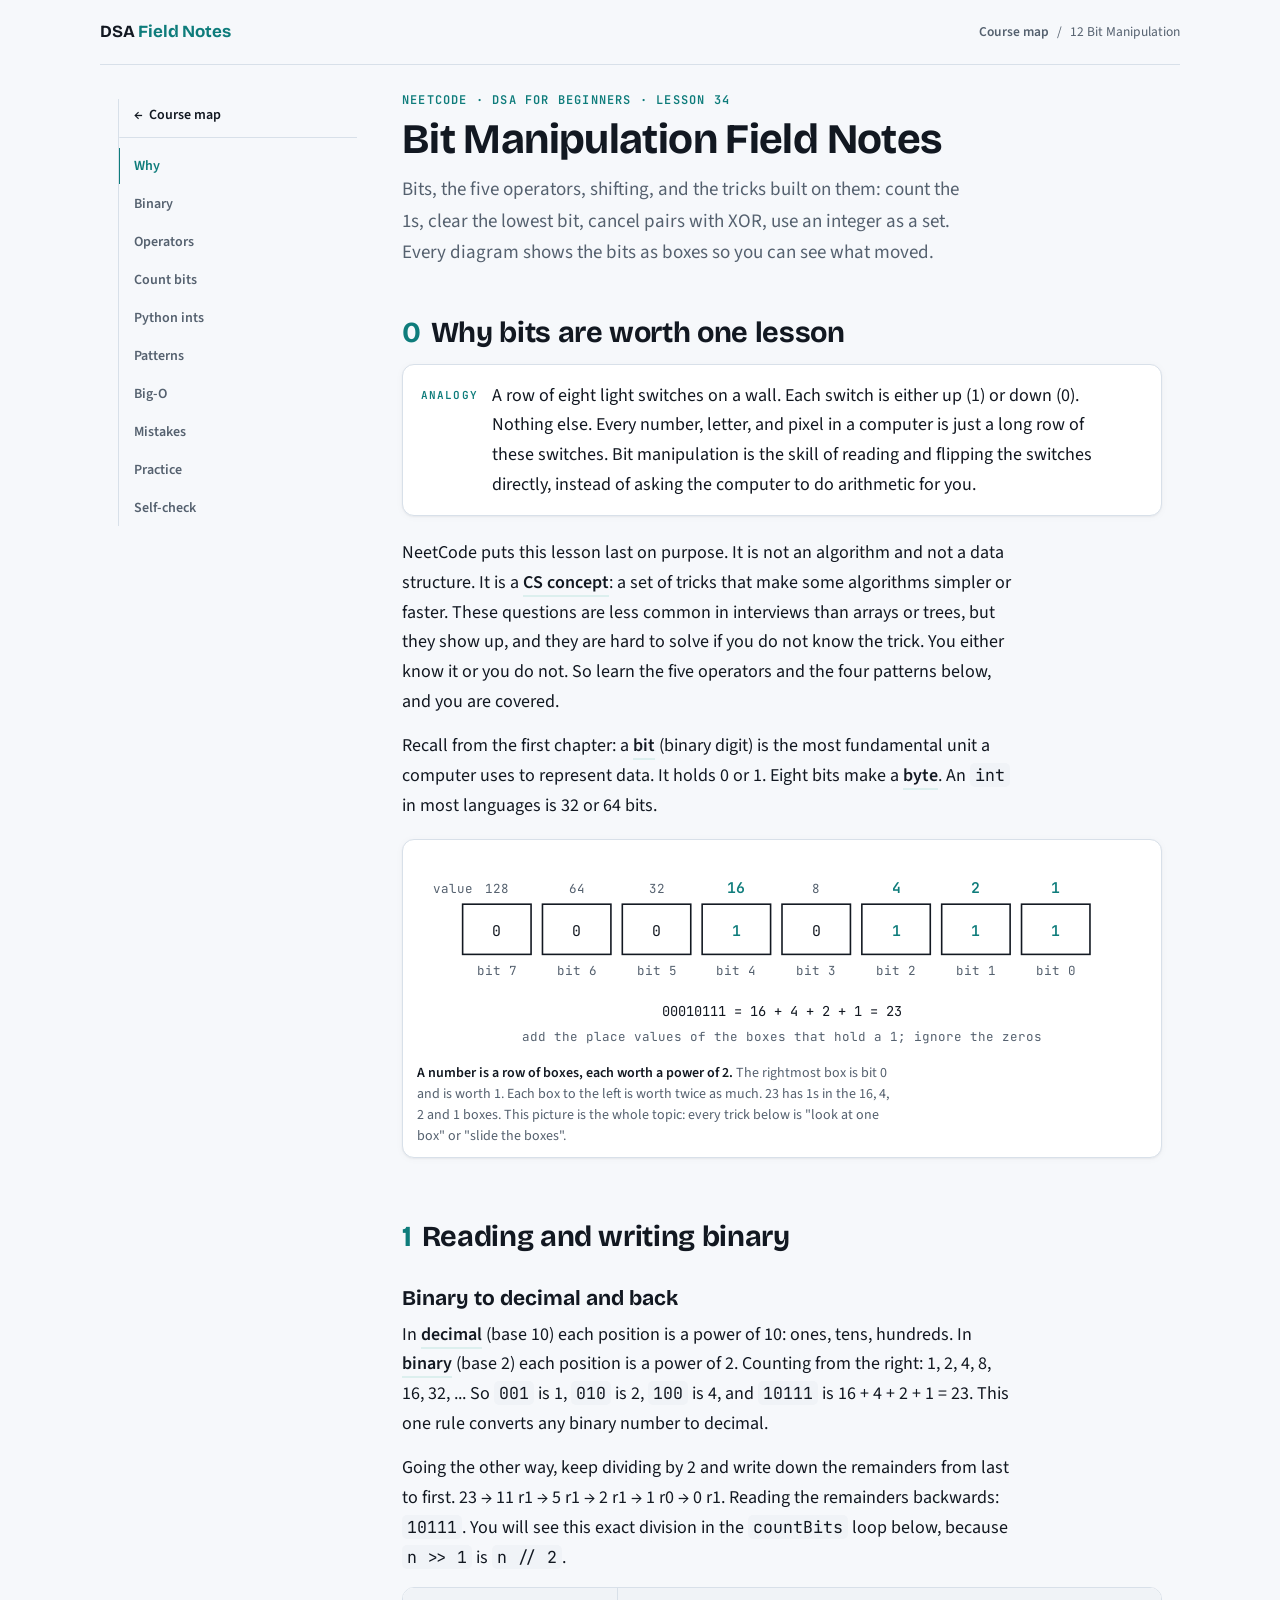
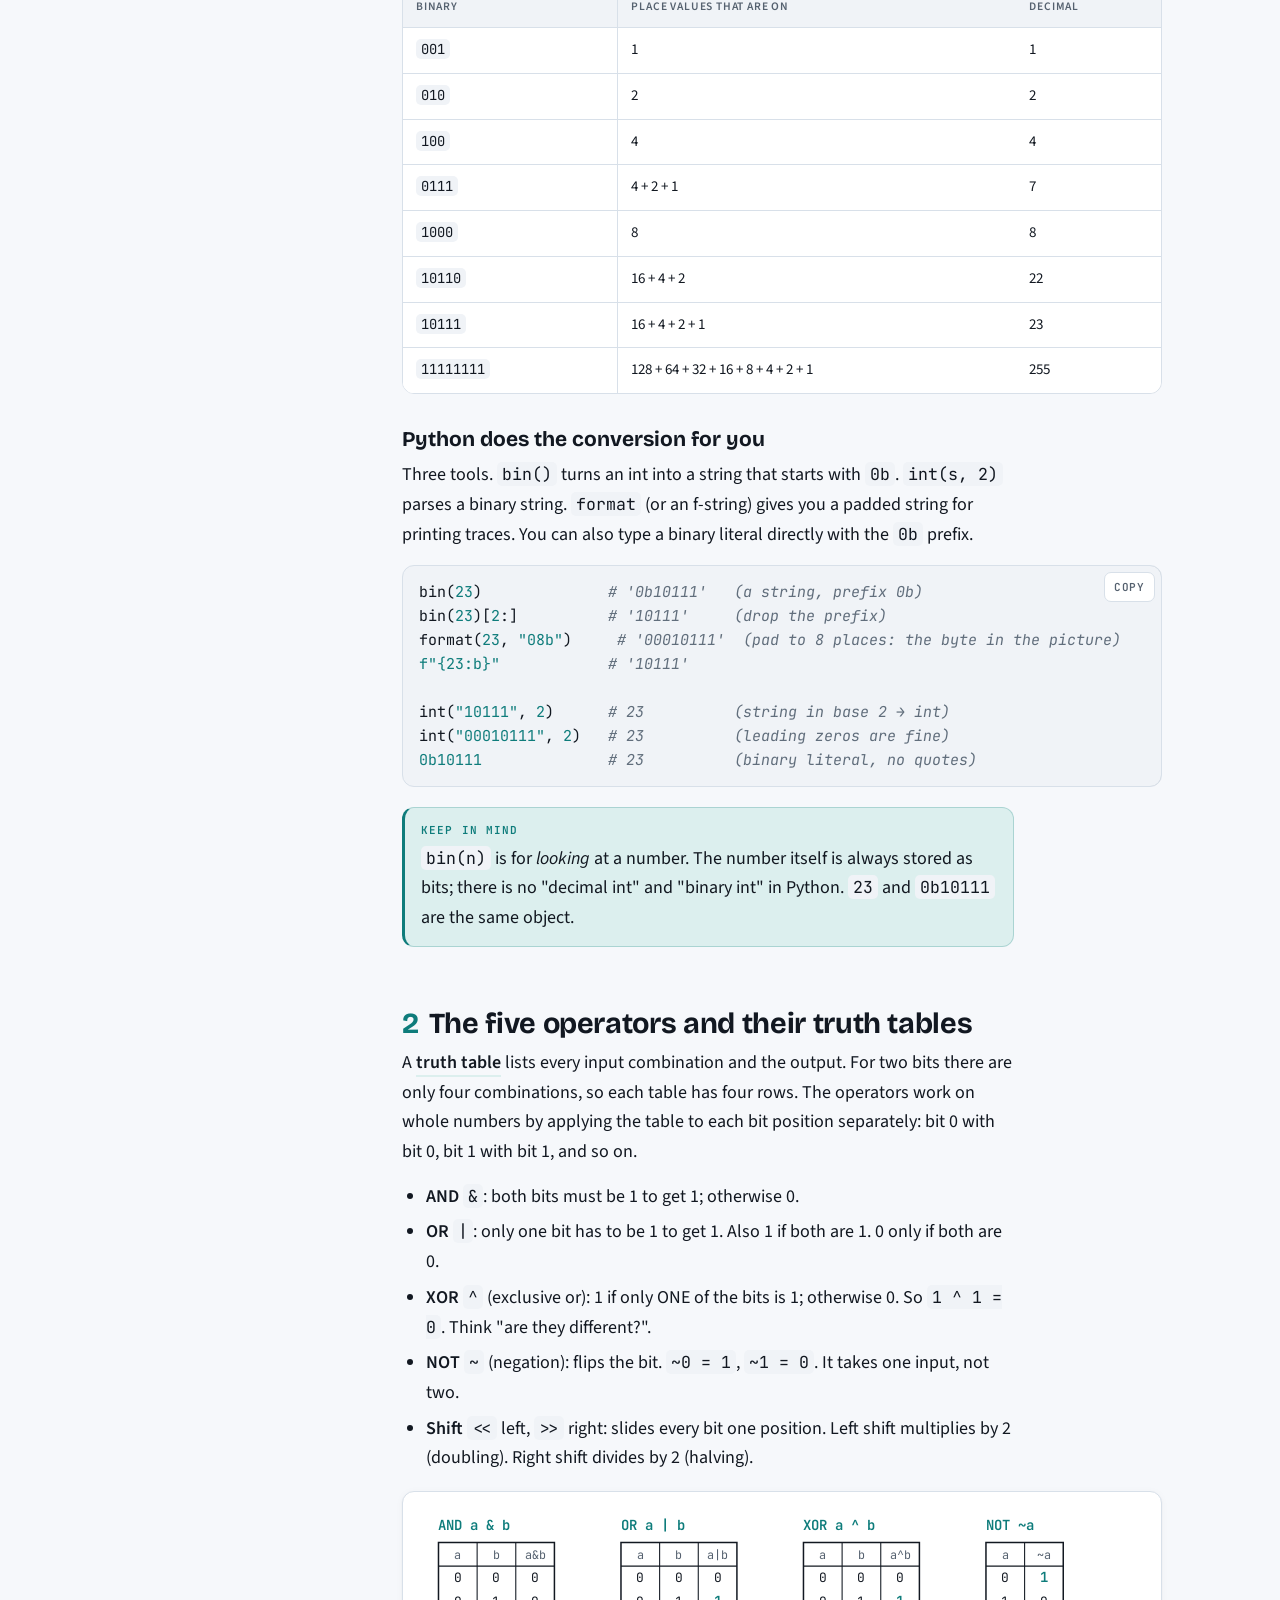
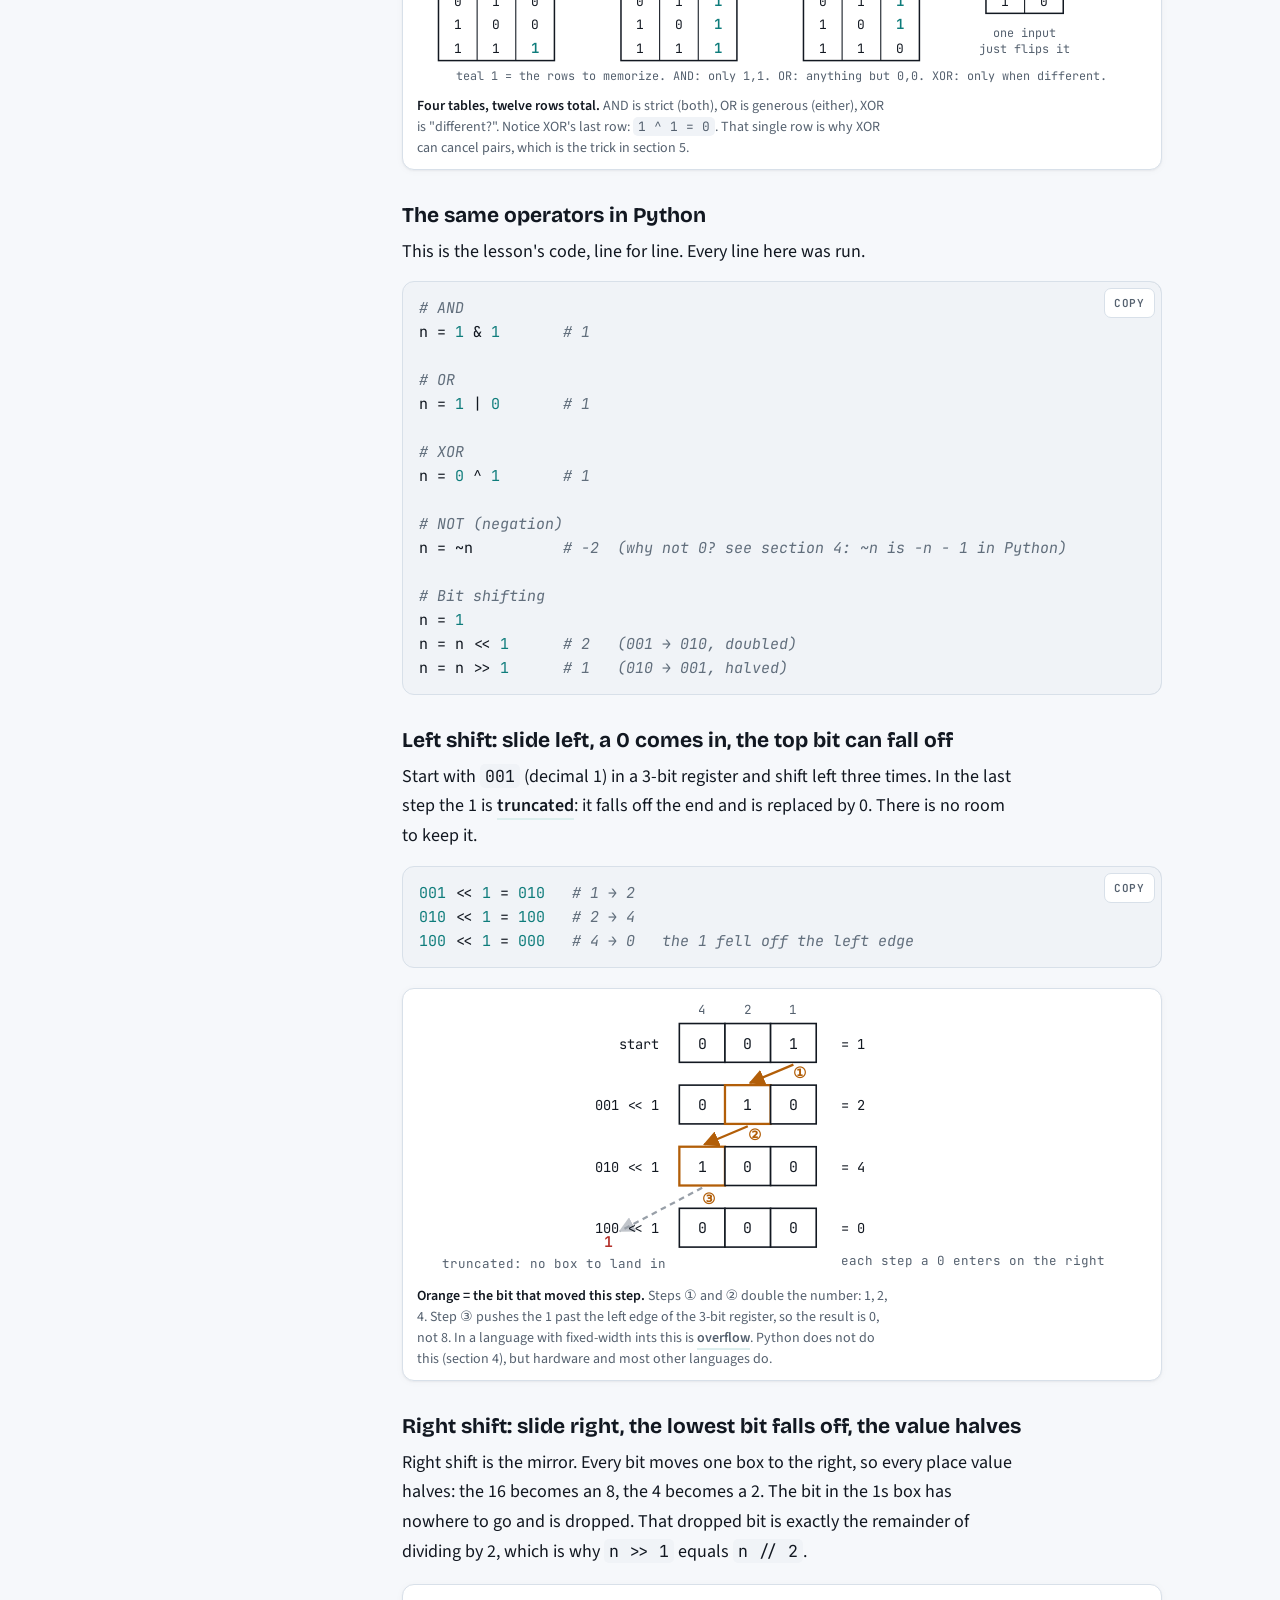
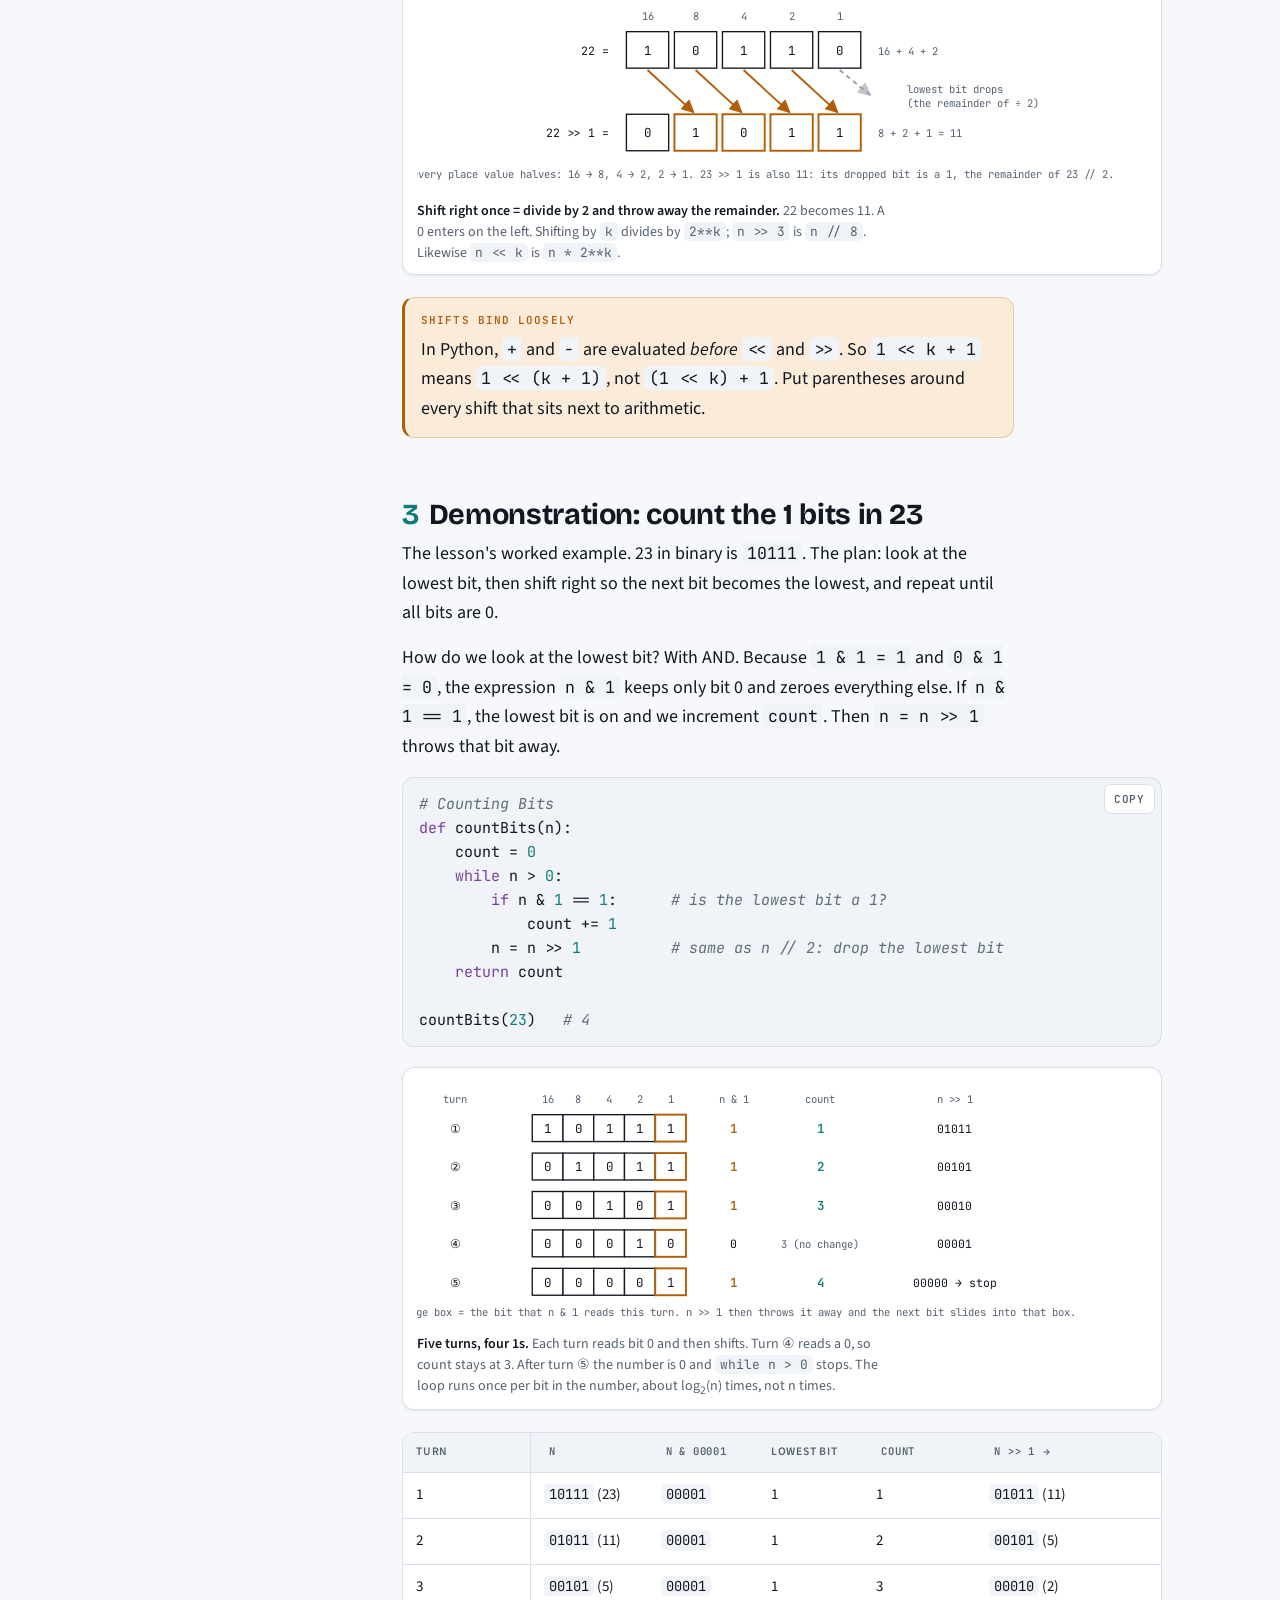
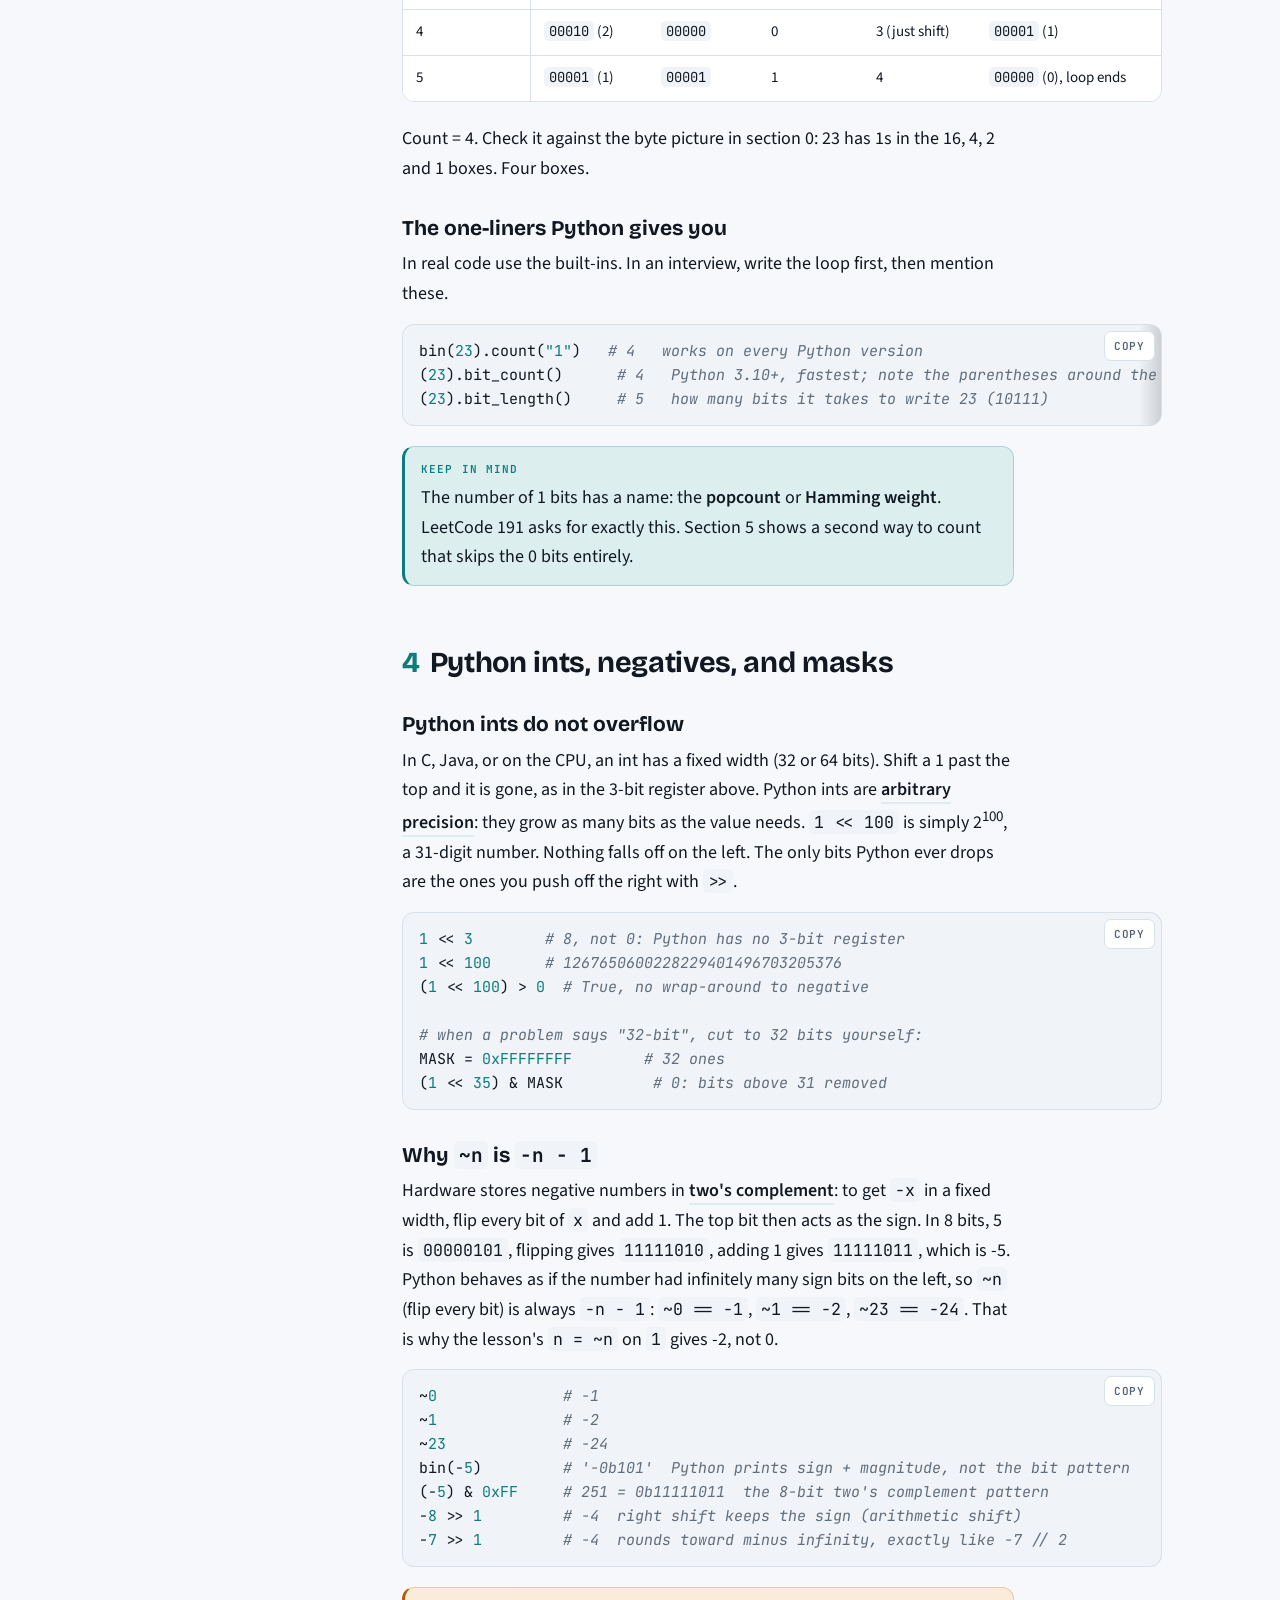
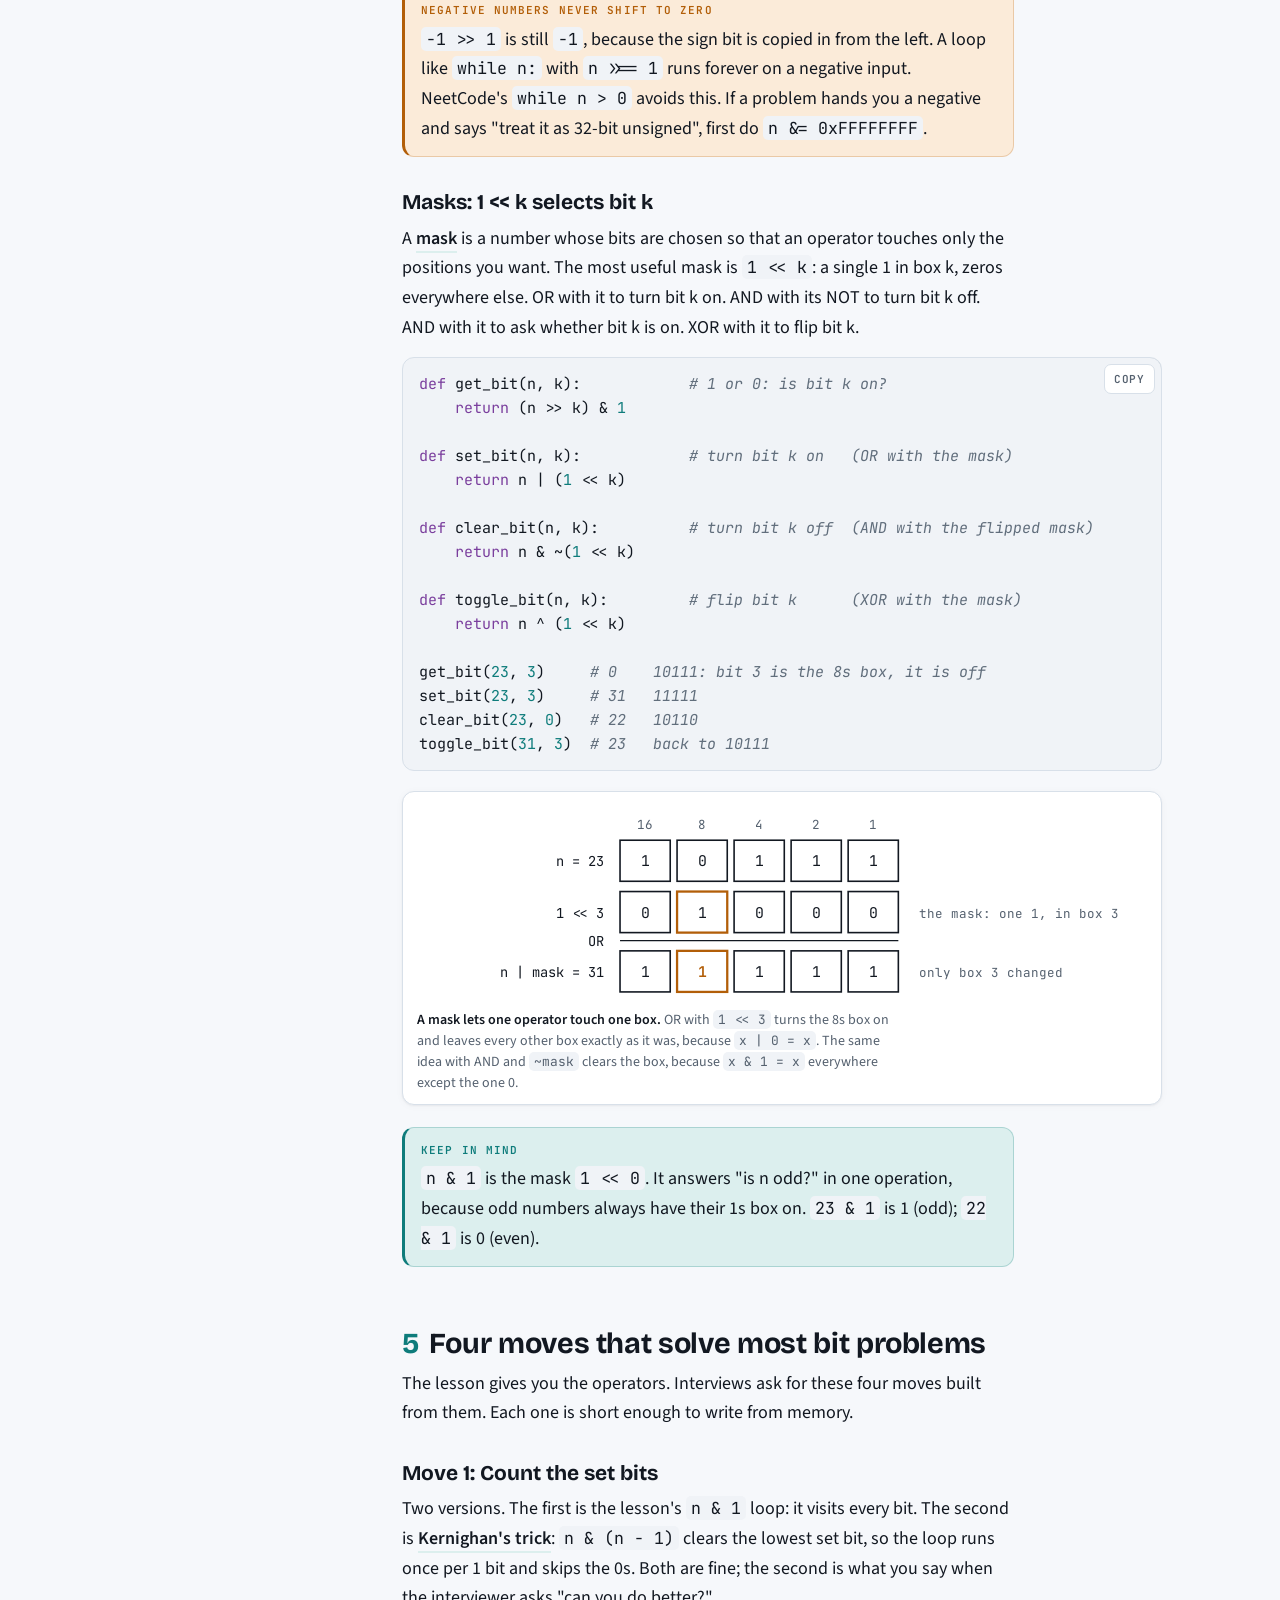
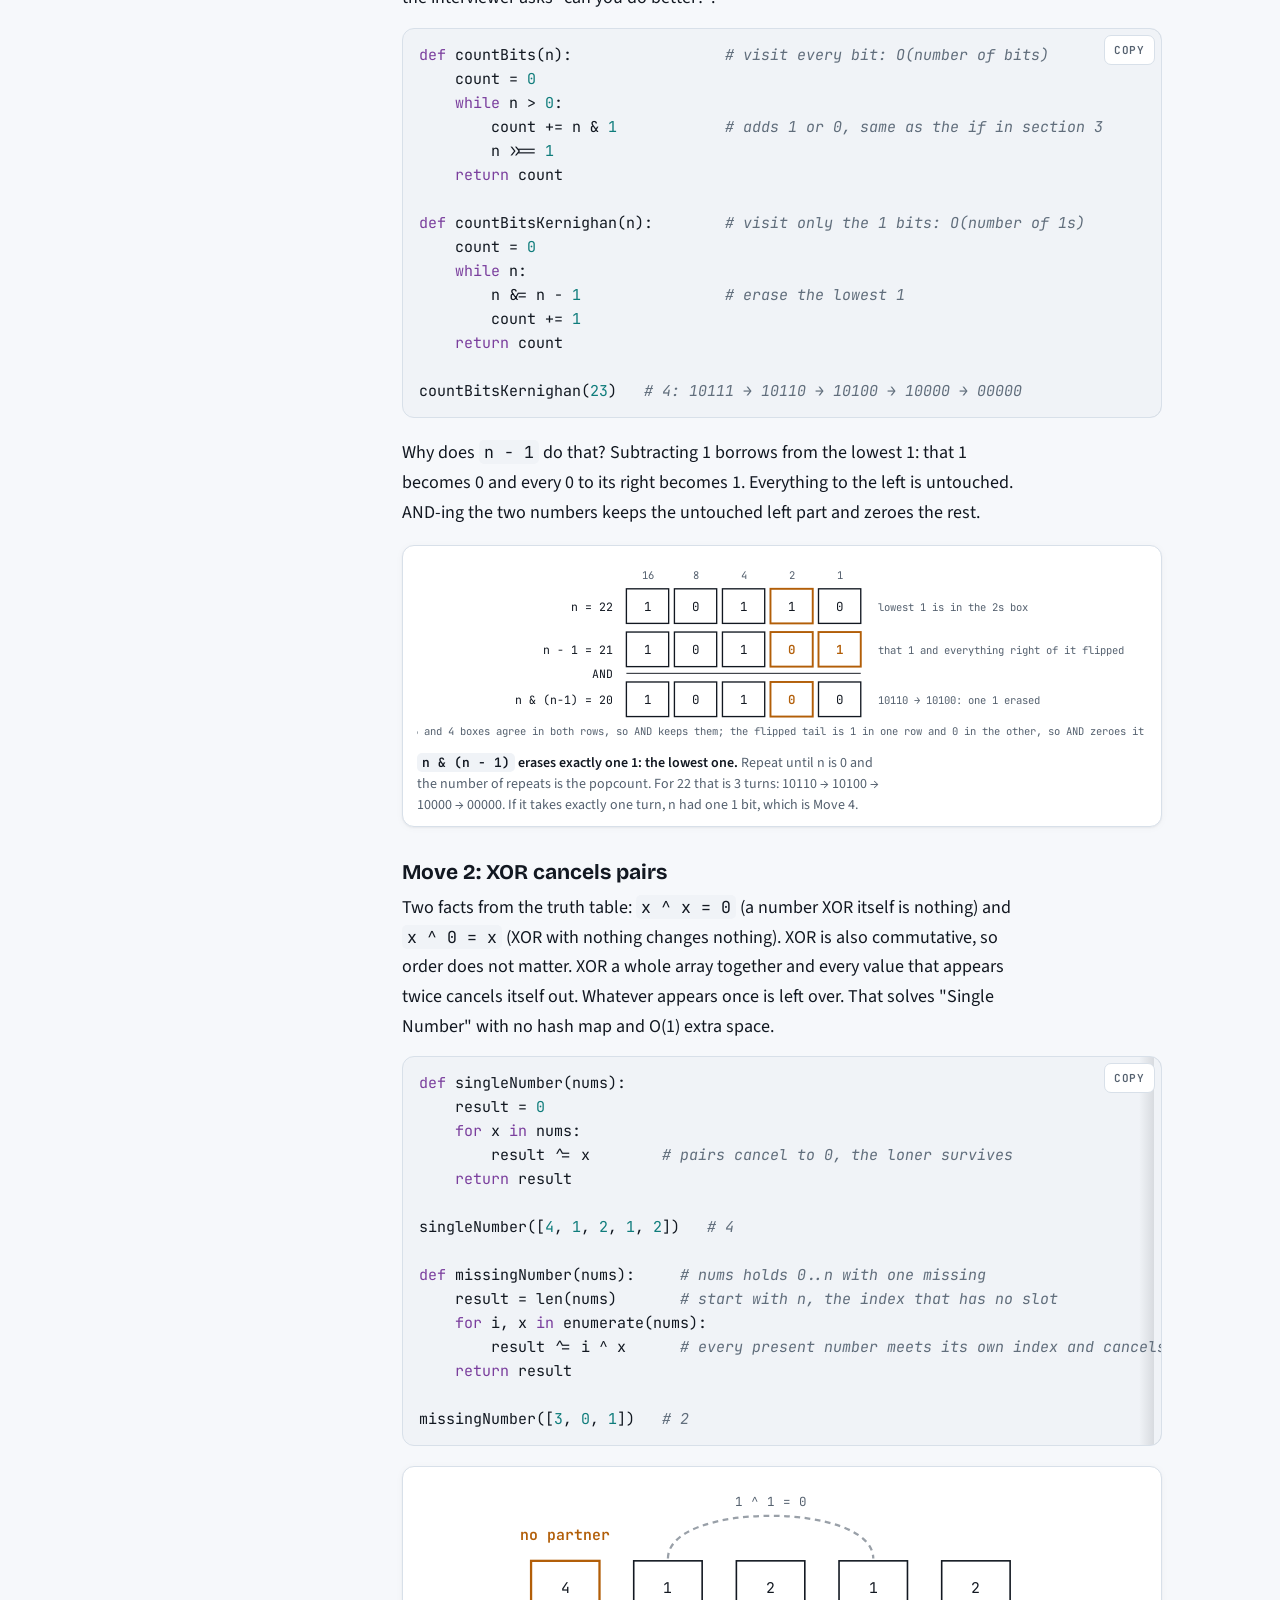
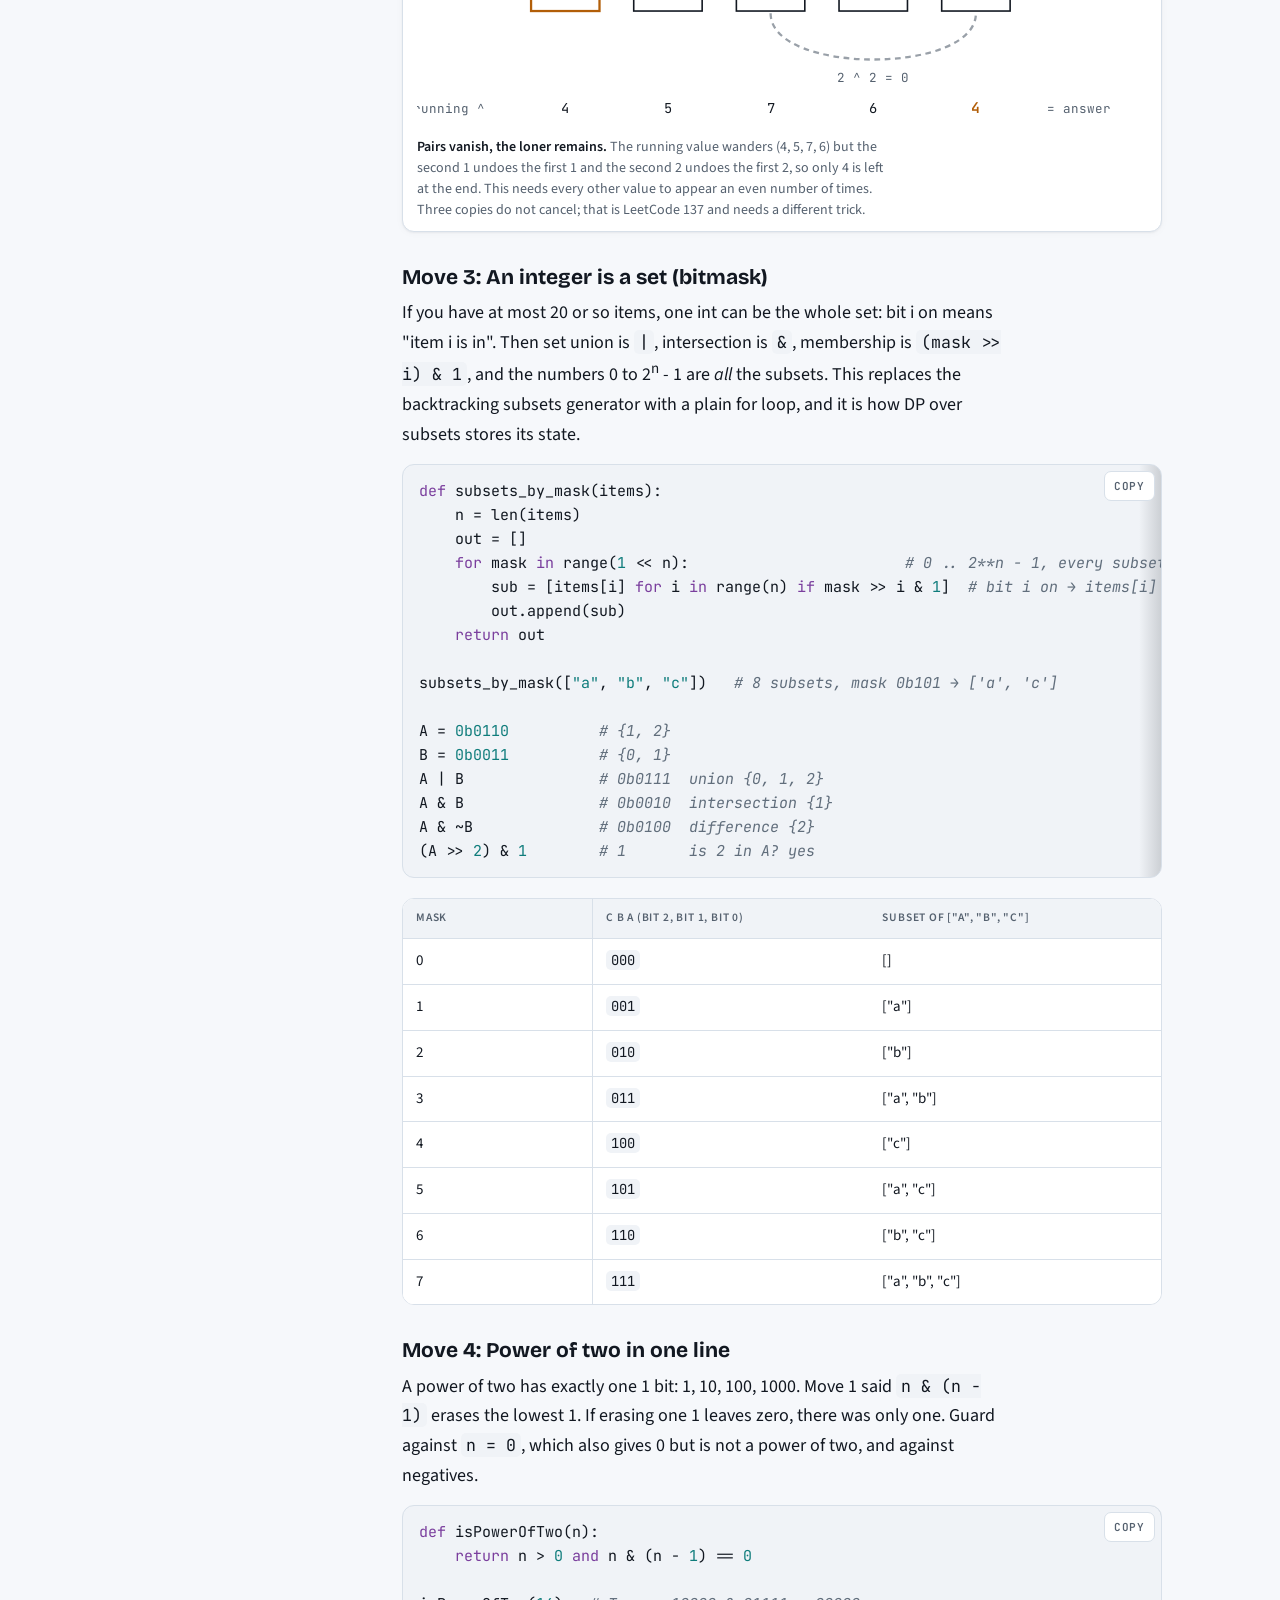
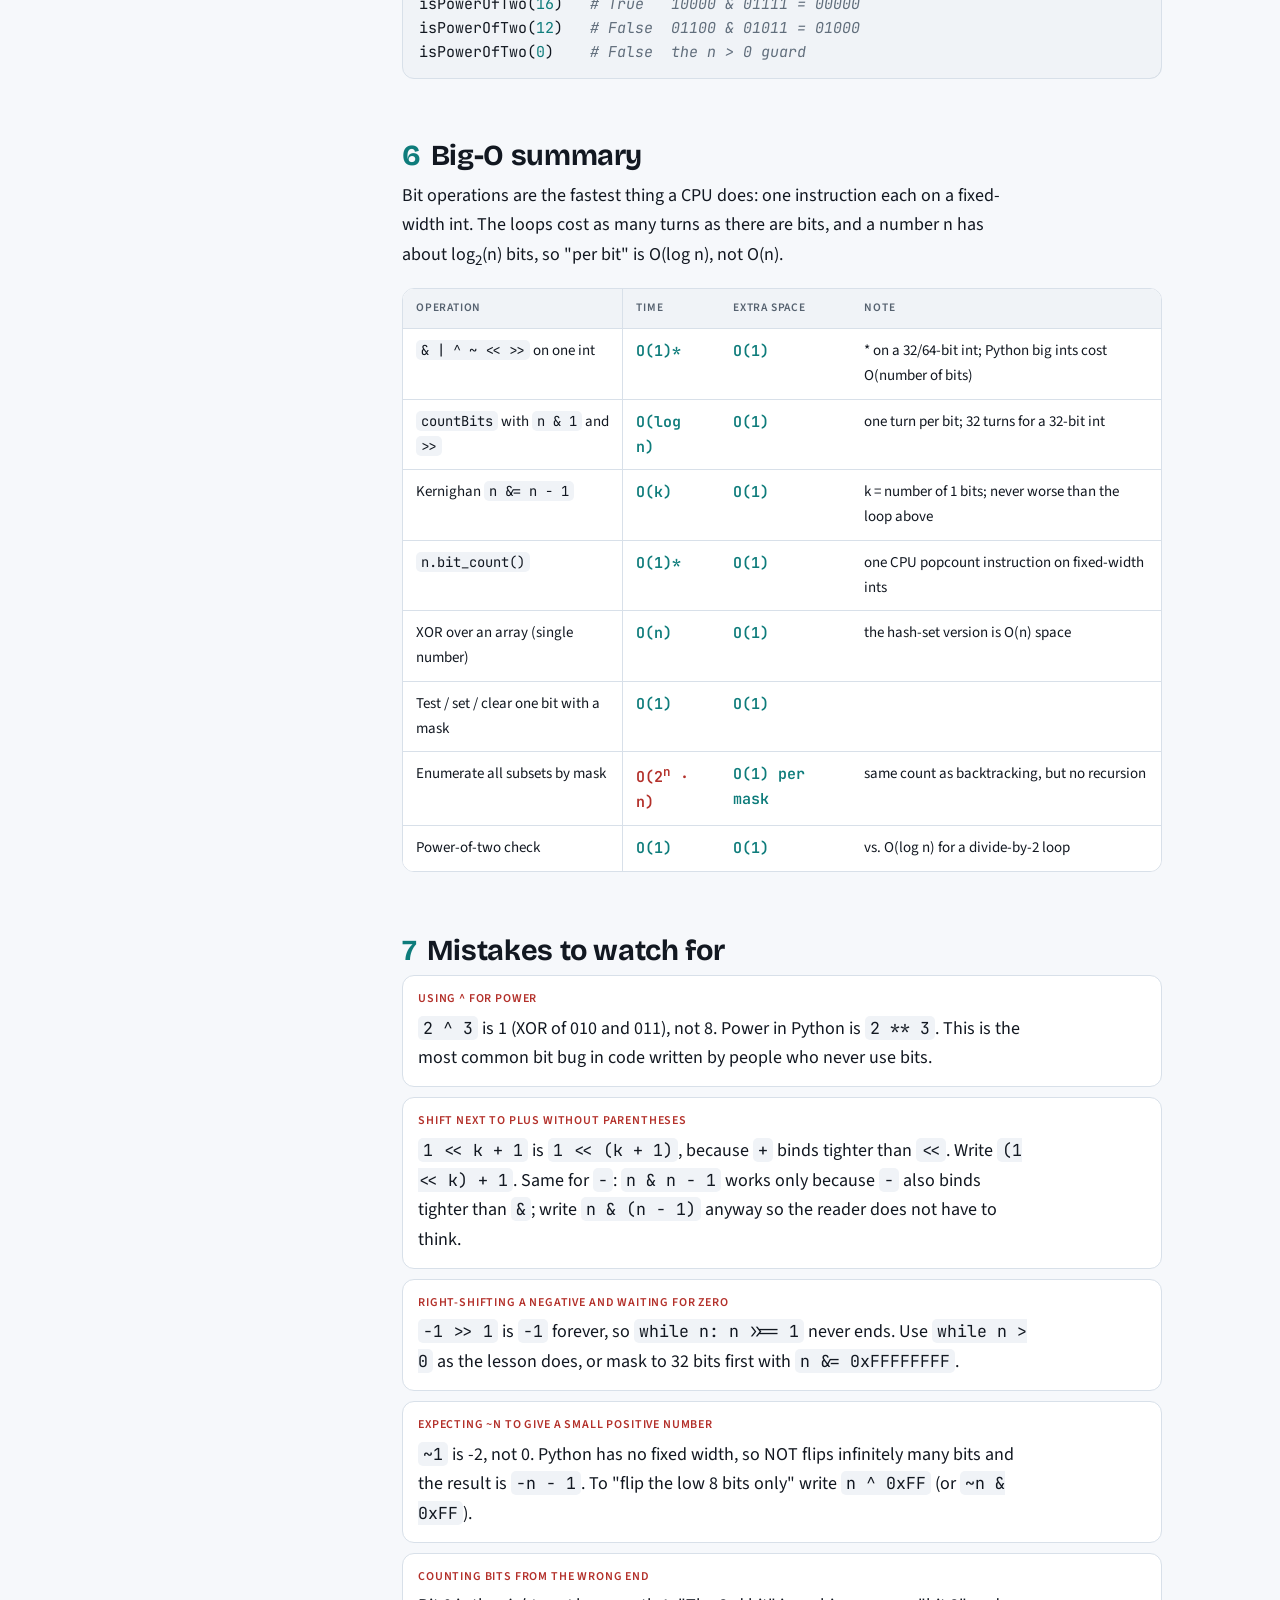
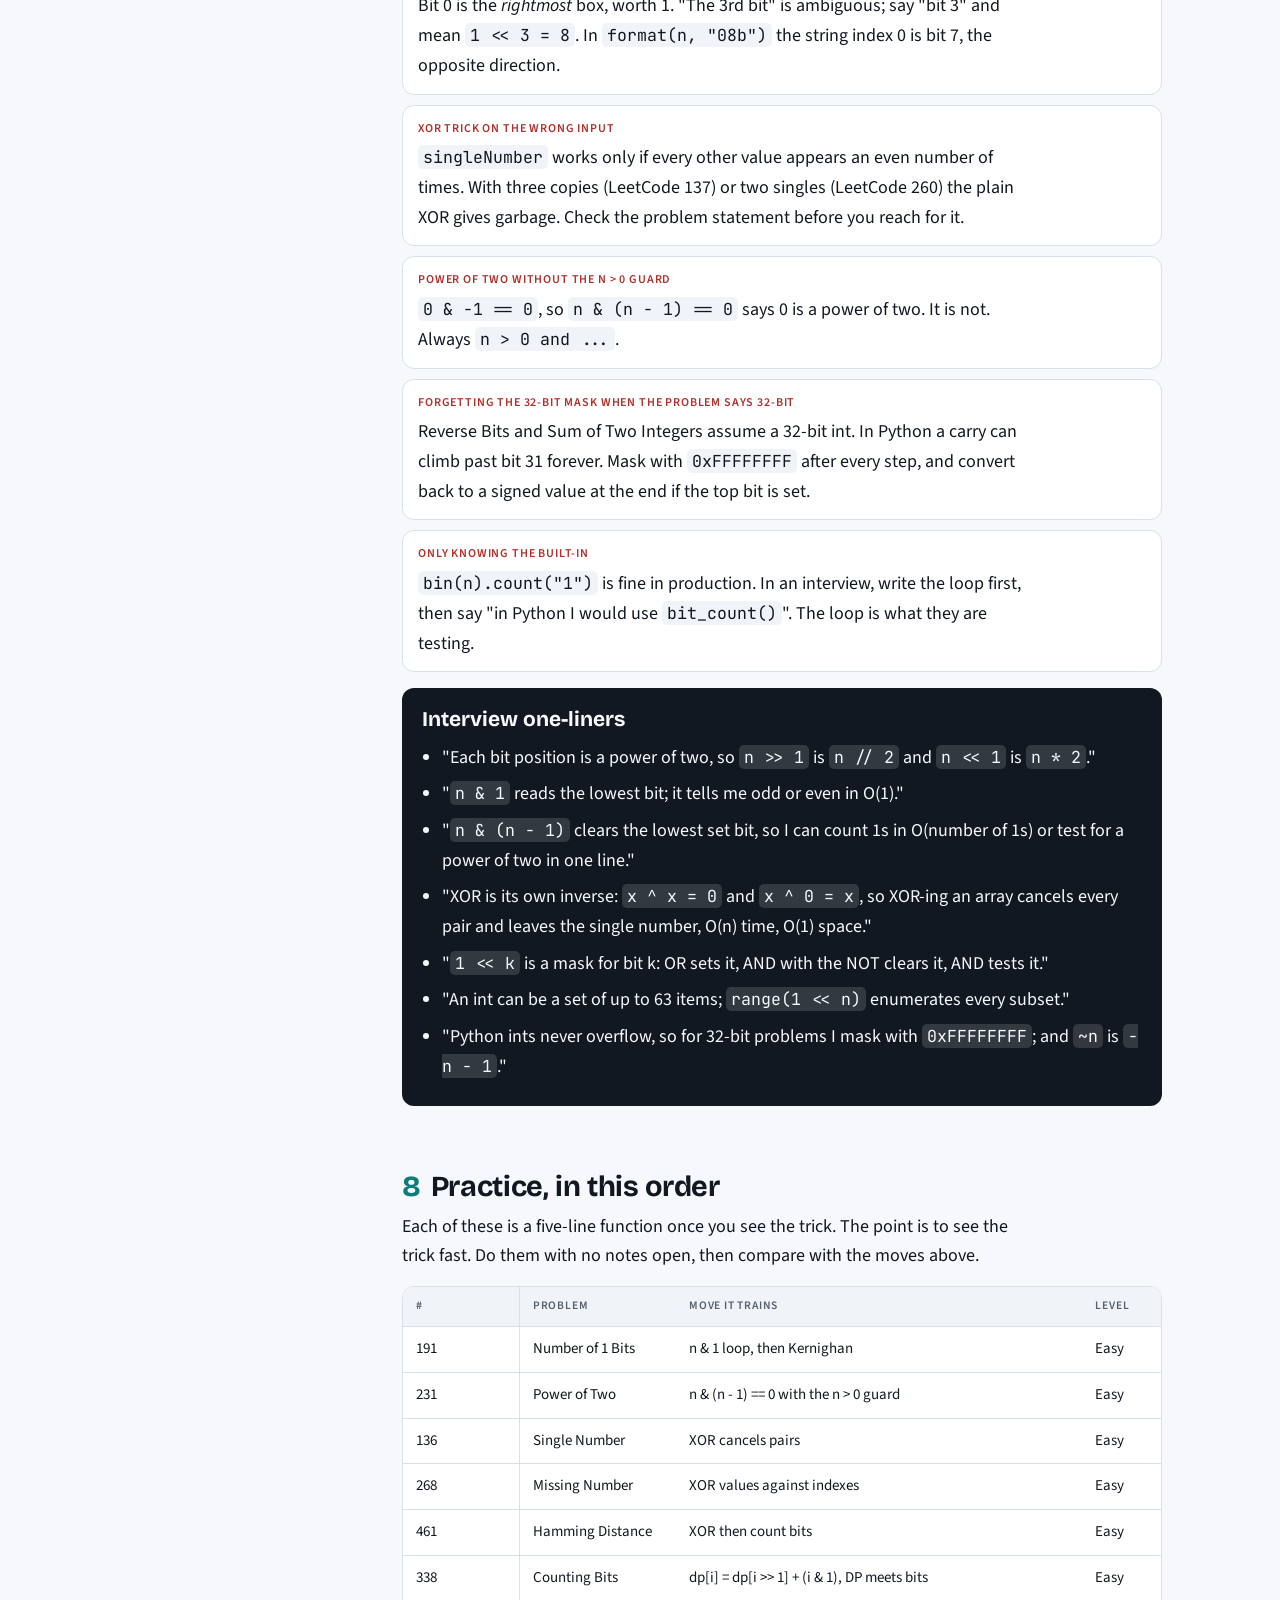
<file: topics/12-bit-manipulation.html>
<!doctype html>
<html lang="en">
<head>
<meta charset="utf-8">
<meta name="viewport" content="width=device-width, initial-scale=1, viewport-fit=cover">
<meta name="theme-color" content="#F6F8FB" media="(prefers-color-scheme: light)">
<meta name="theme-color" content="#0F141A" media="(prefers-color-scheme: dark)">
<meta name="apple-mobile-web-app-capable" content="yes">
<meta name="apple-mobile-web-app-status-bar-style" content="default">
<meta name="apple-mobile-web-app-title" content="DSA Notes">
<meta name="format-detection" content="telephone=no">
<title>Bit Manipulation · DSA Field Notes</title>
<meta name="description" content="Bits, truth tables, shifts, counting 1 bits, masks, XOR tricks and bitmask sets - box diagrams, tested Python, Big-O, mistakes, practice, self-check.">
<link rel="stylesheet" href="https://fonts.googleapis.com/css2?family=Bricolage+Grotesque:opsz,wght@12..96,500;12..96,700&family=Source+Sans+3:ital,wght@0,400;0,600;1,400&family=JetBrains+Mono:wght@400;600&display=swap">
<link rel="stylesheet" href="../assets/style.css">
<link rel="manifest" href="../manifest.webmanifest">
</head>
<body>
<svg width="0" height="0" style="position:absolute" aria-hidden="true">
  <defs>
    <marker id="arr" viewBox="0 0 10 10" refX="9" refY="5" markerWidth="7" markerHeight="7" orient="auto-start-reverse"><path d="M0,0 L10,5 L0,10 z" class="arr"/></marker>
    <marker id="arrNew" viewBox="0 0 10 10" refX="9" refY="5" markerWidth="7" markerHeight="7" orient="auto-start-reverse"><path d="M0,0 L10,5 L0,10 z" class="arrNew"/></marker>
    <marker id="arrOld" viewBox="0 0 10 10" refX="9" refY="5" markerWidth="7" markerHeight="7" orient="auto-start-reverse"><path d="M0,0 L10,5 L0,10 z" class="arrOld"/></marker>
    <marker id="arrCur" viewBox="0 0 10 10" refX="9" refY="5" markerWidth="7" markerHeight="7" orient="auto-start-reverse"><path d="M0,0 L10,5 L0,10 z" class="arrCur"/></marker>
  </defs>
</svg>

<div class="wrap">

<header class="site-head">
  <a class="brand" href="../index.html">DSA <span>Field Notes</span></a>
  <div class="crumbs"><a href="../index.html">Course map</a> <span>/</span> <span>12 Bit Manipulation</span></div>
</header>
<div class="layout">

<nav class="sections" aria-label="Sections">
  <a class="home" href="../index.html">Course map</a>
  <a href="#why">Why</a>
  <a href="#binary">Binary</a>
  <a href="#ops">Operators</a>
  <a href="#count">Count bits</a>
  <a href="#python">Python ints</a>
  <a href="#patterns">Patterns</a>
  <a href="#complexity">Big-O</a>
  <a href="#mistakes">Mistakes</a>
  <a href="#practice">Practice</a>
  <a href="#quiz">Self-check</a>
</nav>

<div class="content">
<header class="top">
  <div class="eyebrow">NeetCode · DSA for Beginners · Lesson 34</div>
  <h1>Bit Manipulation Field Notes</h1>
  <p class="lede">Bits, the five operators, shifting, and the tricks built on them: count the 1s, clear the lowest bit, cancel pairs with XOR, use an integer as a set. Every diagram shows the bits as boxes so you can see what moved.</p>
</header>

<!-- ============================ WHY ============================ -->
<section id="why">
  <h2><span class="num">0</span>Why bits are worth one lesson</h2>

  <div class="analogy">
    <div class="tag">Analogy</div>
    <p>A row of eight light switches on a wall. Each switch is either up (1) or down (0). Nothing else. Every number, letter, and pixel in a computer is just a long row of these switches. Bit manipulation is the skill of reading and flipping the switches directly, instead of asking the computer to do arithmetic for you.</p>
  </div>

  <p>NeetCode puts this lesson last on purpose. It is not an algorithm and not a data structure. It is a <dfn>CS concept</dfn>: a set of tricks that make some algorithms simpler or faster. These questions are less common in interviews than arrays or trees, but they show up, and they are hard to solve if you do not know the trick. You either know it or you do not. So learn the five operators and the four patterns below, and you are covered.</p>

  <p>Recall from the first chapter: a <dfn>bit</dfn> (binary digit) is the most fundamental unit a computer uses to represent data. It holds 0 or 1. Eight bits make a <dfn>byte</dfn>. An <code>int</code> in most languages is 32 or 64 bits.</p>

  <figure>
    <svg viewBox="0 0 640 175" role="img" aria-label="A byte drawn as 8 boxes with place values 128 down to 1 above them. The bits 0 0 0 1 0 1 1 1 spell 23 because 16 plus 4 plus 2 plus 1 is 23.">
      <text x="70" y="34" class="t small" text-anchor="middle">128</text>
      <text x="140" y="34" class="t small" text-anchor="middle">64</text>
      <text x="210" y="34" class="t small" text-anchor="middle">32</text>
      <text x="280" y="34" class="t ptrlab" text-anchor="middle">16</text>
      <text x="350" y="34" class="t small" text-anchor="middle">8</text>
      <text x="420" y="34" class="t ptrlab" text-anchor="middle">4</text>
      <text x="490" y="34" class="t ptrlab" text-anchor="middle">2</text>
      <text x="560" y="34" class="t ptrlab" text-anchor="middle">1</text>
      <text x="14" y="34" class="t small">value</text>

      <rect x="40" y="44" width="60" height="44" class="nd"/><text x="70" y="72" class="t" text-anchor="middle" font-size="16">0</text>
      <rect x="110" y="44" width="60" height="44" class="nd"/><text x="140" y="72" class="t" text-anchor="middle" font-size="16">0</text>
      <rect x="180" y="44" width="60" height="44" class="nd"/><text x="210" y="72" class="t" text-anchor="middle" font-size="16">0</text>
      <rect x="250" y="44" width="60" height="44" class="nd"/><text x="280" y="72" class="t ptrlab" text-anchor="middle" font-size="16">1</text>
      <rect x="320" y="44" width="60" height="44" class="nd"/><text x="350" y="72" class="t" text-anchor="middle" font-size="16">0</text>
      <rect x="390" y="44" width="60" height="44" class="nd"/><text x="420" y="72" class="t ptrlab" text-anchor="middle" font-size="16">1</text>
      <rect x="460" y="44" width="60" height="44" class="nd"/><text x="490" y="72" class="t ptrlab" text-anchor="middle" font-size="16">1</text>
      <rect x="530" y="44" width="60" height="44" class="nd"/><text x="560" y="72" class="t ptrlab" text-anchor="middle" font-size="16">1</text>

      <text x="70" y="106" class="t small" text-anchor="middle">bit 7</text>
      <text x="140" y="106" class="t small" text-anchor="middle">bit 6</text>
      <text x="210" y="106" class="t small" text-anchor="middle">bit 5</text>
      <text x="280" y="106" class="t small" text-anchor="middle">bit 4</text>
      <text x="350" y="106" class="t small" text-anchor="middle">bit 3</text>
      <text x="420" y="106" class="t small" text-anchor="middle">bit 2</text>
      <text x="490" y="106" class="t small" text-anchor="middle">bit 1</text>
      <text x="560" y="106" class="t small" text-anchor="middle">bit 0</text>

      <text x="320" y="142" class="t mono" text-anchor="middle" font-size="14">00010111  =  16 + 4 + 2 + 1  =  23</text>
      <text x="320" y="164" class="t small" text-anchor="middle">add the place values of the boxes that hold a 1; ignore the zeros</text>
    </svg>
    <figcaption><b>A number is a row of boxes, each worth a power of 2.</b> The rightmost box is bit 0 and is worth 1. Each box to the left is worth twice as much. 23 has 1s in the 16, 4, 2 and 1 boxes. This picture is the whole topic: every trick below is "look at one box" or "slide the boxes".</figcaption>
  </figure>
</section>

<!-- ============================ BINARY ============================ -->
<section id="binary">
  <h2><span class="num">1</span>Reading and writing binary</h2>

  <h3>Binary to decimal and back</h3>
  <p>In <dfn>decimal</dfn> (base 10) each position is a power of 10: ones, tens, hundreds. In <dfn>binary</dfn> (base 2) each position is a power of 2. Counting from the right: 1, 2, 4, 8, 16, 32, ... So <code>001</code> is 1, <code>010</code> is 2, <code>100</code> is 4, and <code>10111</code> is 16 + 4 + 2 + 1 = 23. This one rule converts any binary number to decimal.</p>
  <p>Going the other way, keep dividing by 2 and write down the remainders from last to first. 23 → 11 r1 → 5 r1 → 2 r1 → 1 r0 → 0 r1. Reading the remainders backwards: <code>10111</code>. You will see this exact division in the <code>countBits</code> loop below, because <code>n &gt;&gt; 1</code> is <code>n // 2</code>.</p>

  <div class="tbl"><table>
    <thead><tr><th>Binary</th><th>Place values that are on</th><th>Decimal</th></tr></thead>
    <tbody>
      <tr><td><code>001</code></td><td>1</td><td>1</td></tr>
      <tr><td><code>010</code></td><td>2</td><td>2</td></tr>
      <tr><td><code>100</code></td><td>4</td><td>4</td></tr>
      <tr><td><code>0111</code></td><td>4 + 2 + 1</td><td>7</td></tr>
      <tr><td><code>1000</code></td><td>8</td><td>8</td></tr>
      <tr><td><code>10110</code></td><td>16 + 4 + 2</td><td>22</td></tr>
      <tr><td><code>10111</code></td><td>16 + 4 + 2 + 1</td><td>23</td></tr>
      <tr><td><code>11111111</code></td><td>128 + 64 + 32 + 16 + 8 + 4 + 2 + 1</td><td>255</td></tr>
    </tbody>
  </table></div>

  <h3>Python does the conversion for you</h3>
  <p>Three tools. <code>bin()</code> turns an int into a string that starts with <code>0b</code>. <code>int(s, 2)</code> parses a binary string. <code>format</code> (or an f-string) gives you a padded string for printing traces. You can also type a binary literal directly with the <code>0b</code> prefix.</p>

<pre><code>bin(<span class="s">23</span>)              <span class="c"># '0b10111'   (a string, prefix 0b)</span>
bin(<span class="s">23</span>)[<span class="s">2</span>:]          <span class="c"># '10111'     (drop the prefix)</span>
format(<span class="s">23</span>, <span class="s">"08b"</span>)     <span class="c"># '00010111'  (pad to 8 places: the byte in the picture)</span>
<span class="s">f"{23:b}"</span>            <span class="c"># '10111'</span>

int(<span class="s">"10111"</span>, <span class="s">2</span>)      <span class="c"># 23          (string in base 2 → int)</span>
int(<span class="s">"00010111"</span>, <span class="s">2</span>)   <span class="c"># 23          (leading zeros are fine)</span>
<span class="s">0b10111</span>              <span class="c"># 23          (binary literal, no quotes)</span></code></pre>

  <div class="callout keep">
    <span class="lab">Keep in mind</span>
    <p><code>bin(n)</code> is for <em>looking</em> at a number. The number itself is always stored as bits; there is no "decimal int" and "binary int" in Python. <code>23</code> and <code>0b10111</code> are the same object.</p>
  </div>
</section>

<!-- ============================ OPERATORS ============================ -->
<section id="ops">
  <h2><span class="num">2</span>The five operators and their truth tables</h2>

  <p>A <dfn>truth table</dfn> lists every input combination and the output. For two bits there are only four combinations, so each table has four rows. The operators work on whole numbers by applying the table to each bit position separately: bit 0 with bit 0, bit 1 with bit 1, and so on.</p>

  <ul>
    <li><strong>AND</strong> <code>&amp;</code>: both bits must be 1 to get 1; otherwise 0.</li>
    <li><strong>OR</strong> <code>|</code>: only one bit has to be 1 to get 1. Also 1 if both are 1. 0 only if both are 0.</li>
    <li><strong>XOR</strong> <code>^</code> (exclusive or): 1 if only ONE of the bits is 1; otherwise 0. So <code>1 ^ 1 = 0</code>. Think "are they different?".</li>
    <li><strong>NOT</strong> <code>~</code> (negation): flips the bit. <code>~0 = 1</code>, <code>~1 = 0</code>. It takes one input, not two.</li>
    <li><strong>Shift</strong> <code>&lt;&lt;</code> left, <code>&gt;&gt;</code> right: slides every bit one position. Left shift multiplies by 2 (doubling). Right shift divides by 2 (halving).</li>
  </ul>

  <figure>
    <svg viewBox="0 0 680 168" role="img" aria-label="Four small truth tables side by side: AND gives 1 only for 1 and 1; OR gives 1 unless both are 0; XOR gives 1 only when the bits differ; NOT flips a single bit.">
      <!-- AND -->
      <text x="20" y="22" class="t ptrlab">AND   a &amp; b</text>
      <rect x="20" y="34" width="108" height="110" class="nd"/>
      <line x1="20" y1="56" x2="128" y2="56" class="cell"/>
      <line x1="56" y1="34" x2="56" y2="144" class="cell"/><line x1="92" y1="34" x2="92" y2="144" class="cell"/>
      <text x="38" y="49" class="t small" text-anchor="middle">a</text><text x="74" y="49" class="t small" text-anchor="middle">b</text><text x="110" y="49" class="t small" text-anchor="middle">a&amp;b</text>
      <text x="38" y="71" class="t mono" text-anchor="middle">0</text><text x="74" y="71" class="t mono" text-anchor="middle">0</text><text x="110" y="71" class="t mono" text-anchor="middle">0</text>
      <text x="38" y="93" class="t mono" text-anchor="middle">0</text><text x="74" y="93" class="t mono" text-anchor="middle">1</text><text x="110" y="93" class="t mono" text-anchor="middle">0</text>
      <text x="38" y="115" class="t mono" text-anchor="middle">1</text><text x="74" y="115" class="t mono" text-anchor="middle">0</text><text x="110" y="115" class="t mono" text-anchor="middle">0</text>
      <text x="38" y="137" class="t mono" text-anchor="middle">1</text><text x="74" y="137" class="t mono" text-anchor="middle">1</text><text x="110" y="137" class="t ptrlab" text-anchor="middle">1</text>

      <!-- OR -->
      <text x="190" y="22" class="t ptrlab">OR   a | b</text>
      <rect x="190" y="34" width="108" height="110" class="nd"/>
      <line x1="190" y1="56" x2="298" y2="56" class="cell"/>
      <line x1="226" y1="34" x2="226" y2="144" class="cell"/><line x1="262" y1="34" x2="262" y2="144" class="cell"/>
      <text x="208" y="49" class="t small" text-anchor="middle">a</text><text x="244" y="49" class="t small" text-anchor="middle">b</text><text x="280" y="49" class="t small" text-anchor="middle">a|b</text>
      <text x="208" y="71" class="t mono" text-anchor="middle">0</text><text x="244" y="71" class="t mono" text-anchor="middle">0</text><text x="280" y="71" class="t mono" text-anchor="middle">0</text>
      <text x="208" y="93" class="t mono" text-anchor="middle">0</text><text x="244" y="93" class="t mono" text-anchor="middle">1</text><text x="280" y="93" class="t ptrlab" text-anchor="middle">1</text>
      <text x="208" y="115" class="t mono" text-anchor="middle">1</text><text x="244" y="115" class="t mono" text-anchor="middle">0</text><text x="280" y="115" class="t ptrlab" text-anchor="middle">1</text>
      <text x="208" y="137" class="t mono" text-anchor="middle">1</text><text x="244" y="137" class="t mono" text-anchor="middle">1</text><text x="280" y="137" class="t ptrlab" text-anchor="middle">1</text>

      <!-- XOR -->
      <text x="360" y="22" class="t ptrlab">XOR   a ^ b</text>
      <rect x="360" y="34" width="108" height="110" class="nd"/>
      <line x1="360" y1="56" x2="468" y2="56" class="cell"/>
      <line x1="396" y1="34" x2="396" y2="144" class="cell"/><line x1="432" y1="34" x2="432" y2="144" class="cell"/>
      <text x="378" y="49" class="t small" text-anchor="middle">a</text><text x="414" y="49" class="t small" text-anchor="middle">b</text><text x="450" y="49" class="t small" text-anchor="middle">a^b</text>
      <text x="378" y="71" class="t mono" text-anchor="middle">0</text><text x="414" y="71" class="t mono" text-anchor="middle">0</text><text x="450" y="71" class="t mono" text-anchor="middle">0</text>
      <text x="378" y="93" class="t mono" text-anchor="middle">0</text><text x="414" y="93" class="t mono" text-anchor="middle">1</text><text x="450" y="93" class="t ptrlab" text-anchor="middle">1</text>
      <text x="378" y="115" class="t mono" text-anchor="middle">1</text><text x="414" y="115" class="t mono" text-anchor="middle">0</text><text x="450" y="115" class="t ptrlab" text-anchor="middle">1</text>
      <text x="378" y="137" class="t mono" text-anchor="middle">1</text><text x="414" y="137" class="t mono" text-anchor="middle">1</text><text x="450" y="137" class="t mono" text-anchor="middle">0</text>

      <!-- NOT -->
      <text x="530" y="22" class="t ptrlab">NOT   ~a</text>
      <rect x="530" y="34" width="72" height="66" class="nd"/>
      <line x1="530" y1="56" x2="602" y2="56" class="cell"/>
      <line x1="566" y1="34" x2="566" y2="100" class="cell"/>
      <text x="548" y="49" class="t small" text-anchor="middle">a</text><text x="584" y="49" class="t small" text-anchor="middle">~a</text>
      <text x="548" y="71" class="t mono" text-anchor="middle">0</text><text x="584" y="71" class="t ptrlab" text-anchor="middle">1</text>
      <text x="548" y="93" class="t mono" text-anchor="middle">1</text><text x="584" y="93" class="t mono" text-anchor="middle">0</text>
      <text x="566" y="122" class="t small" text-anchor="middle">one input</text>
      <text x="566" y="137" class="t small" text-anchor="middle">just flips it</text>

      <text x="340" y="162" class="t small" text-anchor="middle">teal 1 = the rows to memorize.  AND: only 1,1.   OR: anything but 0,0.   XOR: only when different.</text>
    </svg>
    <figcaption><b>Four tables, twelve rows total.</b> AND is strict (both), OR is generous (either), XOR is "different?". Notice XOR's last row: <code>1 ^ 1 = 0</code>. That single row is why XOR can cancel pairs, which is the trick in section 5.</figcaption>
  </figure>

  <h3>The same operators in Python</h3>
  <p>This is the lesson's code, line for line. Every line here was run.</p>

<pre><code><span class="c"># AND</span>
n = <span class="s">1</span> &amp; <span class="s">1</span>       <span class="c"># 1</span>

<span class="c"># OR</span>
n = <span class="s">1</span> | <span class="s">0</span>       <span class="c"># 1</span>

<span class="c"># XOR</span>
n = <span class="s">0</span> ^ <span class="s">1</span>       <span class="c"># 1</span>

<span class="c"># NOT (negation)</span>
n = ~n          <span class="c"># -2  (why not 0? see section 4: ~n is -n - 1 in Python)</span>

<span class="c"># Bit shifting</span>
n = <span class="s">1</span>
n = n &lt;&lt; <span class="s">1</span>      <span class="c"># 2   (001 → 010, doubled)</span>
n = n &gt;&gt; <span class="s">1</span>      <span class="c"># 1   (010 → 001, halved)</span></code></pre>

  <h3>Left shift: slide left, a 0 comes in, the top bit can fall off</h3>
  <p>Start with <code>001</code> (decimal 1) in a 3-bit register and shift left three times. In the last step the 1 is <dfn>truncated</dfn>: it falls off the end and is replaced by 0. There is no room to keep it.</p>

<pre><code><span class="s">001</span> &lt;&lt; <span class="s">1</span> = <span class="s">010</span>   <span class="c"># 1 → 2</span>
<span class="s">010</span> &lt;&lt; <span class="s">1</span> = <span class="s">100</span>   <span class="c"># 2 → 4</span>
<span class="s">100</span> &lt;&lt; <span class="s">1</span> = <span class="s">000</span>   <span class="c"># 4 → 0   the 1 fell off the left edge</span></code></pre>

  <figure>
    <svg viewBox="0 0 640 240" role="img" aria-label="Left shifting 001 three times in a 3-bit register. The 1 moves from the rightmost box to the middle, then to the leftmost, then falls off and the register reads 000.">
      <text x="250" y="10" class="t small" text-anchor="middle">4</text>
      <text x="290" y="10" class="t small" text-anchor="middle">2</text>
      <text x="330" y="10" class="t small" text-anchor="middle">1</text>

      <!-- row 0: 001 -->
      <text x="212" y="40" class="t mono" text-anchor="end">start</text>
      <rect x="230" y="18" width="40" height="34" class="nd"/><text x="250" y="40" class="t" text-anchor="middle">0</text>
      <rect x="270" y="18" width="40" height="34" class="nd"/><text x="290" y="40" class="t" text-anchor="middle">0</text>
      <rect x="310" y="18" width="40" height="34" class="nd"/><text x="330" y="40" class="t" text-anchor="middle">1</text>
      <text x="372" y="40" class="t mono">= 1</text>
      <path d="M330,54 L292,70" class="ptr newp" marker-end="url(#arrNew)"/>
      <text x="330" y="66" class="t newlab" font-size="11">①</text>

      <!-- row 1: 010 -->
      <text x="212" y="94" class="t mono" text-anchor="end">001 &lt;&lt; 1</text>
      <rect x="230" y="72" width="40" height="34" class="nd"/><text x="250" y="94" class="t" text-anchor="middle">0</text>
      <rect x="270" y="72" width="40" height="34" class="nd newnd"/><text x="290" y="94" class="t" text-anchor="middle">1</text>
      <rect x="310" y="72" width="40" height="34" class="nd"/><text x="330" y="94" class="t" text-anchor="middle">0</text>
      <text x="372" y="94" class="t mono">= 2</text>
      <path d="M290,108 L252,124" class="ptr newp" marker-end="url(#arrNew)"/>
      <text x="290" y="120" class="t newlab" font-size="11">②</text>

      <!-- row 2: 100 -->
      <text x="212" y="148" class="t mono" text-anchor="end">010 &lt;&lt; 1</text>
      <rect x="230" y="126" width="40" height="34" class="nd newnd"/><text x="250" y="148" class="t" text-anchor="middle">1</text>
      <rect x="270" y="126" width="40" height="34" class="nd"/><text x="290" y="148" class="t" text-anchor="middle">0</text>
      <rect x="310" y="126" width="40" height="34" class="nd"/><text x="330" y="148" class="t" text-anchor="middle">0</text>
      <text x="372" y="148" class="t mono">= 4</text>
      <path d="M250,162 L178,200" class="ptr old" marker-end="url(#arrOld)"/>
      <text x="250" y="176" class="t newlab" font-size="11">③</text>

      <!-- row 3: 000 -->
      <text x="212" y="202" class="t mono" text-anchor="end">100 &lt;&lt; 1</text>
      <rect x="230" y="180" width="40" height="34" class="nd"/><text x="250" y="202" class="t" text-anchor="middle">0</text>
      <rect x="270" y="180" width="40" height="34" class="nd"/><text x="290" y="202" class="t" text-anchor="middle">0</text>
      <rect x="310" y="180" width="40" height="34" class="nd"/><text x="330" y="202" class="t" text-anchor="middle">0</text>
      <text x="372" y="202" class="t mono">= 0</text>
      <text x="168" y="214" class="t nulltxt" text-anchor="middle">1</text>
      <text x="120" y="232" class="t small" text-anchor="middle">truncated: no box to land in</text>

      <text x="372" y="230" class="t small">each step a 0 enters on the right</text>
    </svg>
    <figcaption><b>Orange = the bit that moved this step.</b> Steps ① and ② double the number: 1, 2, 4. Step ③ pushes the 1 past the left edge of the 3-bit register, so the result is 0, not 8. In a language with fixed-width ints this is <dfn>overflow</dfn>. Python does not do this (section 4), but hardware and most other languages do.</figcaption>
  </figure>

  <h3>Right shift: slide right, the lowest bit falls off, the value halves</h3>
  <p>Right shift is the mirror. Every bit moves one box to the right, so every place value halves: the 16 becomes an 8, the 4 becomes a 2. The bit in the 1s box has nowhere to go and is dropped. That dropped bit is exactly the remainder of dividing by 2, which is why <code>n &gt;&gt; 1</code> equals <code>n // 2</code>.</p>

  <figure>
    <svg viewBox="-40 0 760 200" role="img" aria-label="Right shift of 10110, which is 22, into 01011, which is 11. Each bit slides one box to the right; the lowest 0 drops off. All place values halve.">
      <text x="200" y="22" class="t small" text-anchor="middle">16</text>
      <text x="250" y="22" class="t small" text-anchor="middle">8</text>
      <text x="300" y="22" class="t small" text-anchor="middle">4</text>
      <text x="350" y="22" class="t small" text-anchor="middle">2</text>
      <text x="400" y="22" class="t small" text-anchor="middle">1</text>

      <!-- row A: 22 = 10110 -->
      <text x="160" y="58" class="t mono" text-anchor="end">22 =</text>
      <rect x="178" y="34" width="44" height="38" class="nd"/><text x="200" y="58" class="t" text-anchor="middle">1</text>
      <rect x="228" y="34" width="44" height="38" class="nd"/><text x="250" y="58" class="t" text-anchor="middle">0</text>
      <rect x="278" y="34" width="44" height="38" class="nd"/><text x="300" y="58" class="t" text-anchor="middle">1</text>
      <rect x="328" y="34" width="44" height="38" class="nd"/><text x="350" y="58" class="t" text-anchor="middle">1</text>
      <rect x="378" y="34" width="44" height="38" class="nd"/><text x="400" y="58" class="t" text-anchor="middle">0</text>
      <text x="440" y="58" class="t small">16 + 4 + 2</text>

      <!-- arrows down-right -->
      <path d="M200,74 L248,118" class="ptr newp" marker-end="url(#arrNew)"/>
      <path d="M250,74 L298,118" class="ptr newp" marker-end="url(#arrNew)"/>
      <path d="M300,74 L348,118" class="ptr newp" marker-end="url(#arrNew)"/>
      <path d="M350,74 L398,118" class="ptr newp" marker-end="url(#arrNew)"/>
      <path d="M400,74 L432,100" class="ptr old" marker-end="url(#arrOld)"/>
      <text x="470" y="98" class="t small">lowest bit drops</text>
      <text x="470" y="112" class="t small">(the remainder of ÷ 2)</text>

      <!-- row B: 11 = 01011 -->
      <text x="160" y="144" class="t mono" text-anchor="end">22 &gt;&gt; 1 =</text>
      <rect x="178" y="120" width="44" height="38" class="nd"/><text x="200" y="144" class="t" text-anchor="middle">0</text>
      <rect x="228" y="120" width="44" height="38" class="nd newnd"/><text x="250" y="144" class="t" text-anchor="middle">1</text>
      <rect x="278" y="120" width="44" height="38" class="nd newnd"/><text x="300" y="144" class="t" text-anchor="middle">0</text>
      <rect x="328" y="120" width="44" height="38" class="nd newnd"/><text x="350" y="144" class="t" text-anchor="middle">1</text>
      <rect x="378" y="120" width="44" height="38" class="nd newnd"/><text x="400" y="144" class="t" text-anchor="middle">1</text>
      <text x="440" y="144" class="t small">8 + 2 + 1 = 11</text>

      <text x="320" y="186" class="t small" text-anchor="middle">every place value halves: 16 → 8, 4 → 2, 2 → 1.   23 &gt;&gt; 1 is also 11: its dropped bit is a 1, the remainder of 23 // 2.</text>
    </svg>
    <figcaption><b>Shift right once = divide by 2 and throw away the remainder.</b> 22 becomes 11. A 0 enters on the left. Shifting by <code>k</code> divides by <code>2**k</code>; <code>n &gt;&gt; 3</code> is <code>n // 8</code>. Likewise <code>n &lt;&lt; k</code> is <code>n * 2**k</code>.</figcaption>
  </figure>

  <div class="callout">
    <span class="lab">Shifts bind loosely</span>
    <p>In Python, <code>+</code> and <code>-</code> are evaluated <em>before</em> <code>&lt;&lt;</code> and <code>&gt;&gt;</code>. So <code>1 &lt;&lt; k + 1</code> means <code>1 &lt;&lt; (k + 1)</code>, not <code>(1 &lt;&lt; k) + 1</code>. Put parentheses around every shift that sits next to arithmetic.</p>
  </div>
</section>

<!-- ============================ COUNT BITS ============================ -->
<section id="count">
  <h2><span class="num">3</span>Demonstration: count the 1 bits in 23</h2>

  <p>The lesson's worked example. 23 in binary is <code>10111</code>. The plan: look at the lowest bit, then shift right so the next bit becomes the lowest, and repeat until all bits are 0.</p>
  <p>How do we look at the lowest bit? With AND. Because <code>1 &amp; 1 = 1</code> and <code>0 &amp; 1 = 0</code>, the expression <code>n &amp; 1</code> keeps only bit 0 and zeroes everything else. If <code>n &amp; 1 == 1</code>, the lowest bit is on and we increment <code>count</code>. Then <code>n = n &gt;&gt; 1</code> throws that bit away.</p>

<pre><code><span class="c"># Counting Bits</span>
<span class="k">def</span> countBits(n):
    count = <span class="s">0</span>
    <span class="k">while</span> n &gt; <span class="s">0</span>:
        <span class="k">if</span> n &amp; <span class="s">1</span> == <span class="s">1</span>:      <span class="c"># is the lowest bit a 1?</span>
            count += <span class="s">1</span>
        n = n &gt;&gt; <span class="s">1</span>          <span class="c"># same as n // 2: drop the lowest bit</span>
    <span class="k">return</span> count

countBits(<span class="s">23</span>)   <span class="c"># 4</span></code></pre>

  <figure>
    <svg viewBox="0 0 760 252" role="img" aria-label="Five turns of countBits on 23. Each row shows n as five bit boxes with the lowest box highlighted, the value of n AND 1, the running count, and n after shifting right. Count ends at 4.">
      <text x="40" y="22" class="t small" text-anchor="middle">turn</text>
      <text x="136" y="22" class="t small" text-anchor="middle">16</text>
      <text x="168" y="22" class="t small" text-anchor="middle">8</text>
      <text x="200" y="22" class="t small" text-anchor="middle">4</text>
      <text x="232" y="22" class="t small" text-anchor="middle">2</text>
      <text x="264" y="22" class="t small" text-anchor="middle">1</text>
      <text x="330" y="22" class="t small" text-anchor="middle">n &amp; 1</text>
      <text x="420" y="22" class="t small" text-anchor="middle">count</text>
      <text x="560" y="22" class="t small" text-anchor="middle">n &gt;&gt; 1</text>

      <!-- turn 1: 10111 -->
      <text x="40" y="53" class="t mono" text-anchor="middle">①</text>
      <rect x="120" y="34" width="32" height="28" class="nd"/><text x="136" y="53" class="t" text-anchor="middle">1</text>
      <rect x="152" y="34" width="32" height="28" class="nd"/><text x="168" y="53" class="t" text-anchor="middle">0</text>
      <rect x="184" y="34" width="32" height="28" class="nd"/><text x="200" y="53" class="t" text-anchor="middle">1</text>
      <rect x="216" y="34" width="32" height="28" class="nd"/><text x="232" y="53" class="t" text-anchor="middle">1</text>
      <rect x="248" y="34" width="32" height="28" class="nd newnd"/><text x="264" y="53" class="t" text-anchor="middle">1</text>
      <text x="330" y="53" class="t newlab" text-anchor="middle">1</text>
      <text x="420" y="53" class="t ptrlab" text-anchor="middle">1</text>
      <text x="560" y="53" class="t mono" text-anchor="middle">01011</text>

      <!-- turn 2: 01011 -->
      <text x="40" y="93" class="t mono" text-anchor="middle">②</text>
      <rect x="120" y="74" width="32" height="28" class="nd"/><text x="136" y="93" class="t" text-anchor="middle">0</text>
      <rect x="152" y="74" width="32" height="28" class="nd"/><text x="168" y="93" class="t" text-anchor="middle">1</text>
      <rect x="184" y="74" width="32" height="28" class="nd"/><text x="200" y="93" class="t" text-anchor="middle">0</text>
      <rect x="216" y="74" width="32" height="28" class="nd"/><text x="232" y="93" class="t" text-anchor="middle">1</text>
      <rect x="248" y="74" width="32" height="28" class="nd newnd"/><text x="264" y="93" class="t" text-anchor="middle">1</text>
      <text x="330" y="93" class="t newlab" text-anchor="middle">1</text>
      <text x="420" y="93" class="t ptrlab" text-anchor="middle">2</text>
      <text x="560" y="93" class="t mono" text-anchor="middle">00101</text>

      <!-- turn 3: 00101 -->
      <text x="40" y="133" class="t mono" text-anchor="middle">③</text>
      <rect x="120" y="114" width="32" height="28" class="nd"/><text x="136" y="133" class="t" text-anchor="middle">0</text>
      <rect x="152" y="114" width="32" height="28" class="nd"/><text x="168" y="133" class="t" text-anchor="middle">0</text>
      <rect x="184" y="114" width="32" height="28" class="nd"/><text x="200" y="133" class="t" text-anchor="middle">1</text>
      <rect x="216" y="114" width="32" height="28" class="nd"/><text x="232" y="133" class="t" text-anchor="middle">0</text>
      <rect x="248" y="114" width="32" height="28" class="nd newnd"/><text x="264" y="133" class="t" text-anchor="middle">1</text>
      <text x="330" y="133" class="t newlab" text-anchor="middle">1</text>
      <text x="420" y="133" class="t ptrlab" text-anchor="middle">3</text>
      <text x="560" y="133" class="t mono" text-anchor="middle">00010</text>

      <!-- turn 4: 00010 -->
      <text x="40" y="173" class="t mono" text-anchor="middle">④</text>
      <rect x="120" y="154" width="32" height="28" class="nd"/><text x="136" y="173" class="t" text-anchor="middle">0</text>
      <rect x="152" y="154" width="32" height="28" class="nd"/><text x="168" y="173" class="t" text-anchor="middle">0</text>
      <rect x="184" y="154" width="32" height="28" class="nd"/><text x="200" y="173" class="t" text-anchor="middle">0</text>
      <rect x="216" y="154" width="32" height="28" class="nd"/><text x="232" y="173" class="t" text-anchor="middle">1</text>
      <rect x="248" y="154" width="32" height="28" class="nd newnd"/><text x="264" y="173" class="t" text-anchor="middle">0</text>
      <text x="330" y="173" class="t mono" text-anchor="middle">0</text>
      <text x="420" y="173" class="t small" text-anchor="middle">3 (no change)</text>
      <text x="560" y="173" class="t mono" text-anchor="middle">00001</text>

      <!-- turn 5: 00001 -->
      <text x="40" y="213" class="t mono" text-anchor="middle">⑤</text>
      <rect x="120" y="194" width="32" height="28" class="nd"/><text x="136" y="213" class="t" text-anchor="middle">0</text>
      <rect x="152" y="194" width="32" height="28" class="nd"/><text x="168" y="213" class="t" text-anchor="middle">0</text>
      <rect x="184" y="194" width="32" height="28" class="nd"/><text x="200" y="213" class="t" text-anchor="middle">0</text>
      <rect x="216" y="194" width="32" height="28" class="nd"/><text x="232" y="213" class="t" text-anchor="middle">0</text>
      <rect x="248" y="194" width="32" height="28" class="nd newnd"/><text x="264" y="213" class="t" text-anchor="middle">1</text>
      <text x="330" y="213" class="t newlab" text-anchor="middle">1</text>
      <text x="420" y="213" class="t ptrlab" text-anchor="middle">4</text>
      <text x="560" y="213" class="t mono" text-anchor="middle">00000 → stop</text>

      <text x="330" y="244" class="t small" text-anchor="middle">orange box = the bit that n &amp; 1 reads this turn. n &gt;&gt; 1 then throws it away and the next bit slides into that box.</text>
    </svg>
    <figcaption><b>Five turns, four 1s.</b> Each turn reads bit 0 and then shifts. Turn ④ reads a 0, so count stays at 3. After turn ⑤ the number is 0 and <code>while n &gt; 0</code> stops. The loop runs once per bit in the number, about log<sub>2</sub>(n) times, not n times.</figcaption>
  </figure>

  <div class="tbl"><table>
    <thead><tr><th>Turn</th><th><code>n</code></th><th><code>n &amp; 00001</code></th><th>Lowest bit</th><th><code>count</code></th><th><code>n &gt;&gt; 1</code> →</th></tr></thead>
    <tbody>
      <tr><td>1</td><td><code>10111</code> (23)</td><td><code>00001</code></td><td>1</td><td>1</td><td><code>01011</code> (11)</td></tr>
      <tr><td>2</td><td><code>01011</code> (11)</td><td><code>00001</code></td><td>1</td><td>2</td><td><code>00101</code> (5)</td></tr>
      <tr><td>3</td><td><code>00101</code> (5)</td><td><code>00001</code></td><td>1</td><td>3</td><td><code>00010</code> (2)</td></tr>
      <tr><td>4</td><td><code>00010</code> (2)</td><td><code>00000</code></td><td>0</td><td>3 (just shift)</td><td><code>00001</code> (1)</td></tr>
      <tr><td>5</td><td><code>00001</code> (1)</td><td><code>00001</code></td><td>1</td><td>4</td><td><code>00000</code> (0), loop ends</td></tr>
    </tbody>
  </table></div>

  <p>Count = 4. Check it against the byte picture in section 0: 23 has 1s in the 16, 4, 2 and 1 boxes. Four boxes.</p>

  <h3>The one-liners Python gives you</h3>
  <p>In real code use the built-ins. In an interview, write the loop first, then mention these.</p>

<pre><code>bin(<span class="s">23</span>).count(<span class="s">"1"</span>)   <span class="c"># 4   works on every Python version</span>
(<span class="s">23</span>).bit_count()      <span class="c"># 4   Python 3.10+, fastest; note the parentheses around the literal</span>
(<span class="s">23</span>).bit_length()     <span class="c"># 5   how many bits it takes to write 23 (10111)</span></code></pre>

  <div class="callout keep">
    <span class="lab">Keep in mind</span>
    <p>The number of 1 bits has a name: the <dfn>popcount</dfn> or <dfn>Hamming weight</dfn>. LeetCode 191 asks for exactly this. Section 5 shows a second way to count that skips the 0 bits entirely.</p>
  </div>
</section>

<!-- ============================ PYTHON INTS ============================ -->
<section id="python">
  <h2><span class="num">4</span>Python ints, negatives, and masks</h2>

  <h3>Python ints do not overflow</h3>
  <p>In C, Java, or on the CPU, an int has a fixed width (32 or 64 bits). Shift a 1 past the top and it is gone, as in the 3-bit register above. Python ints are <dfn>arbitrary precision</dfn>: they grow as many bits as the value needs. <code>1 &lt;&lt; 100</code> is simply 2<sup>100</sup>, a 31-digit number. Nothing falls off on the left. The only bits Python ever drops are the ones you push off the right with <code>&gt;&gt;</code>.</p>

<pre><code><span class="s">1</span> &lt;&lt; <span class="s">3</span>        <span class="c"># 8, not 0: Python has no 3-bit register</span>
<span class="s">1</span> &lt;&lt; <span class="s">100</span>      <span class="c"># 1267650600228229401496703205376</span>
(<span class="s">1</span> &lt;&lt; <span class="s">100</span>) &gt; <span class="s">0</span>  <span class="c"># True, no wrap-around to negative</span>

<span class="c"># when a problem says "32-bit", cut to 32 bits yourself:</span>
MASK = <span class="s">0xFFFFFFFF</span>        <span class="c"># 32 ones</span>
(<span class="s">1</span> &lt;&lt; <span class="s">35</span>) &amp; MASK          <span class="c"># 0: bits above 31 removed</span></code></pre>

  <h3>Why <code>~n</code> is <code>-n - 1</code></h3>
  <p>Hardware stores negative numbers in <dfn>two's complement</dfn>: to get <code>-x</code> in a fixed width, flip every bit of <code>x</code> and add 1. The top bit then acts as the sign. In 8 bits, 5 is <code>00000101</code>, flipping gives <code>11111010</code>, adding 1 gives <code>11111011</code>, which is -5. Python behaves as if the number had infinitely many sign bits on the left, so <code>~n</code> (flip every bit) is always <code>-n - 1</code>: <code>~0 == -1</code>, <code>~1 == -2</code>, <code>~23 == -24</code>. That is why the lesson's <code>n = ~n</code> on <code>1</code> gives -2, not 0.</p>

<pre><code>~<span class="s">0</span>              <span class="c"># -1</span>
~<span class="s">1</span>              <span class="c"># -2</span>
~<span class="s">23</span>             <span class="c"># -24</span>
bin(-<span class="s">5</span>)         <span class="c"># '-0b101'  Python prints sign + magnitude, not the bit pattern</span>
(-<span class="s">5</span>) &amp; <span class="s">0xFF</span>     <span class="c"># 251 = 0b11111011  the 8-bit two's complement pattern</span>
-<span class="s">8</span> &gt;&gt; <span class="s">1</span>         <span class="c"># -4  right shift keeps the sign (arithmetic shift)</span>
-<span class="s">7</span> &gt;&gt; <span class="s">1</span>         <span class="c"># -4  rounds toward minus infinity, exactly like -7 // 2</span></code></pre>

  <div class="callout">
    <span class="lab">Negative numbers never shift to zero</span>
    <p><code>-1 &gt;&gt; 1</code> is still <code>-1</code>, because the sign bit is copied in from the left. A loop like <code>while n:</code> with <code>n &gt;&gt;= 1</code> runs forever on a negative input. NeetCode's <code>while n &gt; 0</code> avoids this. If a problem hands you a negative and says "treat it as 32-bit unsigned", first do <code>n &amp;= 0xFFFFFFFF</code>.</p>
  </div>

  <h3>Masks: 1 &lt;&lt; k selects bit k</h3>
  <p>A <dfn>mask</dfn> is a number whose bits are chosen so that an operator touches only the positions you want. The most useful mask is <code>1 &lt;&lt; k</code>: a single 1 in box k, zeros everywhere else. OR with it to turn bit k on. AND with its NOT to turn bit k off. AND with it to ask whether bit k is on. XOR with it to flip bit k.</p>

<pre><code><span class="k">def</span> get_bit(n, k):            <span class="c"># 1 or 0: is bit k on?</span>
    <span class="k">return</span> (n &gt;&gt; k) &amp; <span class="s">1</span>

<span class="k">def</span> set_bit(n, k):            <span class="c"># turn bit k on   (OR with the mask)</span>
    <span class="k">return</span> n | (<span class="s">1</span> &lt;&lt; k)

<span class="k">def</span> clear_bit(n, k):          <span class="c"># turn bit k off  (AND with the flipped mask)</span>
    <span class="k">return</span> n &amp; ~(<span class="s">1</span> &lt;&lt; k)

<span class="k">def</span> toggle_bit(n, k):         <span class="c"># flip bit k      (XOR with the mask)</span>
    <span class="k">return</span> n ^ (<span class="s">1</span> &lt;&lt; k)

get_bit(<span class="s">23</span>, <span class="s">3</span>)     <span class="c"># 0    10111: bit 3 is the 8s box, it is off</span>
set_bit(<span class="s">23</span>, <span class="s">3</span>)     <span class="c"># 31   11111</span>
clear_bit(<span class="s">23</span>, <span class="s">0</span>)   <span class="c"># 22   10110</span>
toggle_bit(<span class="s">31</span>, <span class="s">3</span>)  <span class="c"># 23   back to 10111</span></code></pre>

  <figure>
    <svg viewBox="0 0 640 170" role="img" aria-label="Setting bit 3 of 23. Row one is 23 as 10111. Row two is the mask 1 shifted left by 3, which is 01000. Row three is the OR of the two, 11111, which is 31. Only the 8s box changed.">
      <text x="200" y="20" class="t small" text-anchor="middle">16</text>
      <text x="250" y="20" class="t small" text-anchor="middle">8</text>
      <text x="300" y="20" class="t small" text-anchor="middle">4</text>
      <text x="350" y="20" class="t small" text-anchor="middle">2</text>
      <text x="400" y="20" class="t small" text-anchor="middle">1</text>

      <text x="164" y="53" class="t mono" text-anchor="end">n = 23</text>
      <rect x="178" y="30" width="44" height="36" class="nd"/><text x="200" y="53" class="t" text-anchor="middle">1</text>
      <rect x="228" y="30" width="44" height="36" class="nd"/><text x="250" y="53" class="t" text-anchor="middle">0</text>
      <rect x="278" y="30" width="44" height="36" class="nd"/><text x="300" y="53" class="t" text-anchor="middle">1</text>
      <rect x="328" y="30" width="44" height="36" class="nd"/><text x="350" y="53" class="t" text-anchor="middle">1</text>
      <rect x="378" y="30" width="44" height="36" class="nd"/><text x="400" y="53" class="t" text-anchor="middle">1</text>

      <text x="164" y="98" class="t mono" text-anchor="end">1 &lt;&lt; 3</text>
      <rect x="178" y="75" width="44" height="36" class="nd"/><text x="200" y="98" class="t" text-anchor="middle">0</text>
      <rect x="228" y="75" width="44" height="36" class="nd newnd"/><text x="250" y="98" class="t" text-anchor="middle">1</text>
      <rect x="278" y="75" width="44" height="36" class="nd"/><text x="300" y="98" class="t" text-anchor="middle">0</text>
      <rect x="328" y="75" width="44" height="36" class="nd"/><text x="350" y="98" class="t" text-anchor="middle">0</text>
      <rect x="378" y="75" width="44" height="36" class="nd"/><text x="400" y="98" class="t" text-anchor="middle">0</text>
      <text x="440" y="98" class="t small">the mask: one 1, in box 3</text>

      <line x1="178" y1="118" x2="422" y2="118" class="cell"/>
      <text x="164" y="123" class="t mono" text-anchor="end">OR</text>

      <text x="164" y="150" class="t mono" text-anchor="end">n | mask = 31</text>
      <rect x="178" y="127" width="44" height="36" class="nd"/><text x="200" y="150" class="t" text-anchor="middle">1</text>
      <rect x="228" y="127" width="44" height="36" class="nd newnd"/><text x="250" y="150" class="t newlab" text-anchor="middle">1</text>
      <rect x="278" y="127" width="44" height="36" class="nd"/><text x="300" y="150" class="t" text-anchor="middle">1</text>
      <rect x="328" y="127" width="44" height="36" class="nd"/><text x="350" y="150" class="t" text-anchor="middle">1</text>
      <rect x="378" y="127" width="44" height="36" class="nd"/><text x="400" y="150" class="t" text-anchor="middle">1</text>
      <text x="440" y="150" class="t small">only box 3 changed</text>
    </svg>
    <figcaption><b>A mask lets one operator touch one box.</b> OR with <code>1 &lt;&lt; 3</code> turns the 8s box on and leaves every other box exactly as it was, because <code>x | 0 = x</code>. The same idea with AND and <code>~mask</code> clears the box, because <code>x &amp; 1 = x</code> everywhere except the one 0.</figcaption>
  </figure>

  <div class="callout keep">
    <span class="lab">Keep in mind</span>
    <p><code>n &amp; 1</code> is the mask <code>1 &lt;&lt; 0</code>. It answers "is n odd?" in one operation, because odd numbers always have their 1s box on. <code>23 &amp; 1</code> is 1 (odd); <code>22 &amp; 1</code> is 0 (even).</p>
  </div>
</section>

<!-- ============================ PATTERNS ============================ -->
<section id="patterns">
  <h2><span class="num">5</span>Four moves that solve most bit problems</h2>
  <p>The lesson gives you the operators. Interviews ask for these four moves built from them. Each one is short enough to write from memory.</p>

  <h3>Move 1: Count the set bits</h3>
  <p>Two versions. The first is the lesson's <code>n &amp; 1</code> loop: it visits every bit. The second is <dfn>Kernighan's trick</dfn>: <code>n &amp; (n - 1)</code> clears the lowest set bit, so the loop runs once per 1 bit and skips the 0s. Both are fine; the second is what you say when the interviewer asks "can you do better?".</p>

<pre><code><span class="k">def</span> countBits(n):                 <span class="c"># visit every bit: O(number of bits)</span>
    count = <span class="s">0</span>
    <span class="k">while</span> n &gt; <span class="s">0</span>:
        count += n &amp; <span class="s">1</span>            <span class="c"># adds 1 or 0, same as the if in section 3</span>
        n &gt;&gt;= <span class="s">1</span>
    <span class="k">return</span> count

<span class="k">def</span> countBitsKernighan(n):        <span class="c"># visit only the 1 bits: O(number of 1s)</span>
    count = <span class="s">0</span>
    <span class="k">while</span> n:
        n &amp;= n - <span class="s">1</span>                <span class="c"># erase the lowest 1</span>
        count += <span class="s">1</span>
    <span class="k">return</span> count

countBitsKernighan(<span class="s">23</span>)   <span class="c"># 4: 10111 → 10110 → 10100 → 10000 → 00000</span></code></pre>

  <p>Why does <code>n - 1</code> do that? Subtracting 1 borrows from the lowest 1: that 1 becomes 0 and every 0 to its right becomes 1. Everything to the left is untouched. AND-ing the two numbers keeps the untouched left part and zeroes the rest.</p>

  <figure>
    <svg viewBox="-40 0 760 190" role="img" aria-label="n AND n minus 1 on 22. Row one: 22 is 10110 with its lowest 1 in the 2s box. Row two: 21 is 10101, the 2s box became 0 and the 1s box became 1. Row three: the AND is 10100, which is 20. The lowest set bit is gone.">
      <text x="200" y="20" class="t small" text-anchor="middle">16</text>
      <text x="250" y="20" class="t small" text-anchor="middle">8</text>
      <text x="300" y="20" class="t small" text-anchor="middle">4</text>
      <text x="350" y="20" class="t small" text-anchor="middle">2</text>
      <text x="400" y="20" class="t small" text-anchor="middle">1</text>

      <text x="164" y="53" class="t mono" text-anchor="end">n = 22</text>
      <rect x="178" y="30" width="44" height="36" class="nd"/><text x="200" y="53" class="t" text-anchor="middle">1</text>
      <rect x="228" y="30" width="44" height="36" class="nd"/><text x="250" y="53" class="t" text-anchor="middle">0</text>
      <rect x="278" y="30" width="44" height="36" class="nd"/><text x="300" y="53" class="t" text-anchor="middle">1</text>
      <rect x="328" y="30" width="44" height="36" class="nd newnd"/><text x="350" y="53" class="t" text-anchor="middle">1</text>
      <rect x="378" y="30" width="44" height="36" class="nd"/><text x="400" y="53" class="t" text-anchor="middle">0</text>
      <text x="440" y="53" class="t small">lowest 1 is in the 2s box</text>

      <text x="164" y="98" class="t mono" text-anchor="end">n - 1 = 21</text>
      <rect x="178" y="75" width="44" height="36" class="nd"/><text x="200" y="98" class="t" text-anchor="middle">1</text>
      <rect x="228" y="75" width="44" height="36" class="nd"/><text x="250" y="98" class="t" text-anchor="middle">0</text>
      <rect x="278" y="75" width="44" height="36" class="nd"/><text x="300" y="98" class="t" text-anchor="middle">1</text>
      <rect x="328" y="75" width="44" height="36" class="nd newnd"/><text x="350" y="98" class="t newlab" text-anchor="middle">0</text>
      <rect x="378" y="75" width="44" height="36" class="nd newnd"/><text x="400" y="98" class="t newlab" text-anchor="middle">1</text>
      <text x="440" y="98" class="t small">that 1 and everything right of it flipped</text>

      <line x1="178" y1="118" x2="422" y2="118" class="cell"/>
      <text x="164" y="123" class="t mono" text-anchor="end">AND</text>

      <text x="164" y="150" class="t mono" text-anchor="end">n &amp; (n-1) = 20</text>
      <rect x="178" y="127" width="44" height="36" class="nd"/><text x="200" y="150" class="t" text-anchor="middle">1</text>
      <rect x="228" y="127" width="44" height="36" class="nd"/><text x="250" y="150" class="t" text-anchor="middle">0</text>
      <rect x="278" y="127" width="44" height="36" class="nd"/><text x="300" y="150" class="t" text-anchor="middle">1</text>
      <rect x="328" y="127" width="44" height="36" class="nd newnd"/><text x="350" y="150" class="t newlab" text-anchor="middle">0</text>
      <rect x="378" y="127" width="44" height="36" class="nd"/><text x="400" y="150" class="t" text-anchor="middle">0</text>
      <text x="440" y="150" class="t small">10110 → 10100: one 1 erased</text>

      <text x="320" y="182" class="t small" text-anchor="middle">the 16 and 4 boxes agree in both rows, so AND keeps them; the flipped tail is 1 in one row and 0 in the other, so AND zeroes it</text>
    </svg>
    <figcaption><b><code>n &amp; (n - 1)</code> erases exactly one 1: the lowest one.</b> Repeat until n is 0 and the number of repeats is the popcount. For 22 that is 3 turns: 10110 → 10100 → 10000 → 00000. If it takes exactly one turn, n had one 1 bit, which is Move 4.</figcaption>
  </figure>

  <h3>Move 2: XOR cancels pairs</h3>
  <p>Two facts from the truth table: <code>x ^ x = 0</code> (a number XOR itself is nothing) and <code>x ^ 0 = x</code> (XOR with nothing changes nothing). XOR is also commutative, so order does not matter. XOR a whole array together and every value that appears twice cancels itself out. Whatever appears once is left over. That solves "Single Number" with no hash map and O(1) extra space.</p>

<pre><code><span class="k">def</span> singleNumber(nums):
    result = <span class="s">0</span>
    <span class="k">for</span> x <span class="k">in</span> nums:
        result ^= x        <span class="c"># pairs cancel to 0, the loner survives</span>
    <span class="k">return</span> result

singleNumber([<span class="s">4</span>, <span class="s">1</span>, <span class="s">2</span>, <span class="s">1</span>, <span class="s">2</span>])   <span class="c"># 4</span>

<span class="k">def</span> missingNumber(nums):     <span class="c"># nums holds 0..n with one missing</span>
    result = len(nums)       <span class="c"># start with n, the index that has no slot</span>
    <span class="k">for</span> i, x <span class="k">in</span> enumerate(nums):
        result ^= i ^ x      <span class="c"># every present number meets its own index and cancels</span>
    <span class="k">return</span> result

missingNumber([<span class="s">3</span>, <span class="s">0</span>, <span class="s">1</span>])   <span class="c"># 2</span></code></pre>

  <figure>
    <svg viewBox="0 0 640 215" role="img" aria-label="The array 4 1 2 1 2. Dashed arcs join the two 1s and the two 2s, which cancel to 0. The 4 has no partner and survives. The running XOR beneath reads 4, 5, 7, 6, 4.">
      <path d="M220,68 C 220,18 400,18 400,68" class="ptr old"/>
      <text x="310" y="22" class="t small" text-anchor="middle">1 ^ 1 = 0</text>
      <text x="130" y="52" class="t newlab" text-anchor="middle">no partner</text>

      <rect x="100" y="70" width="60" height="44" class="nd newnd"/><text x="130" y="98" class="t" text-anchor="middle" font-size="16">4</text>
      <rect x="190" y="70" width="60" height="44" class="nd"/><text x="220" y="98" class="t" text-anchor="middle" font-size="16">1</text>
      <rect x="280" y="70" width="60" height="44" class="nd"/><text x="310" y="98" class="t" text-anchor="middle" font-size="16">2</text>
      <rect x="370" y="70" width="60" height="44" class="nd"/><text x="400" y="98" class="t" text-anchor="middle" font-size="16">1</text>
      <rect x="460" y="70" width="60" height="44" class="nd"/><text x="490" y="98" class="t" text-anchor="middle" font-size="16">2</text>

      <path d="M310,116 C 310,170 490,170 490,116" class="ptr old"/>
      <text x="400" y="176" class="t small" text-anchor="middle">2 ^ 2 = 0</text>

      <text x="60" y="203" class="t small" text-anchor="end">running ^</text>
      <text x="130" y="203" class="t mono" text-anchor="middle">4</text>
      <text x="220" y="203" class="t mono" text-anchor="middle">5</text>
      <text x="310" y="203" class="t mono" text-anchor="middle">7</text>
      <text x="400" y="203" class="t mono" text-anchor="middle">6</text>
      <text x="490" y="203" class="t newlab" text-anchor="middle">4</text>
      <text x="580" y="203" class="t small" text-anchor="middle">= answer</text>
    </svg>
    <figcaption><b>Pairs vanish, the loner remains.</b> The running value wanders (4, 5, 7, 6) but the second 1 undoes the first 1 and the second 2 undoes the first 2, so only 4 is left at the end. This needs every other value to appear an even number of times. Three copies do not cancel; that is LeetCode 137 and needs a different trick.</figcaption>
  </figure>

  <h3>Move 3: An integer is a set (bitmask)</h3>
  <p>If you have at most 20 or so items, one int can be the whole set: bit i on means "item i is in". Then set union is <code>|</code>, intersection is <code>&amp;</code>, membership is <code>(mask &gt;&gt; i) &amp; 1</code>, and the numbers 0 to 2<sup>n</sup> - 1 are <em>all</em> the subsets. This replaces the backtracking subsets generator with a plain for loop, and it is how DP over subsets stores its state.</p>

<pre><code><span class="k">def</span> subsets_by_mask(items):
    n = len(items)
    out = []
    <span class="k">for</span> mask <span class="k">in</span> range(<span class="s">1</span> &lt;&lt; n):                        <span class="c"># 0 .. 2**n - 1, every subset once</span>
        sub = [items[i] <span class="k">for</span> i <span class="k">in</span> range(n) <span class="k">if</span> mask &gt;&gt; i &amp; <span class="s">1</span>]  <span class="c"># bit i on → items[i] is in</span>
        out.append(sub)
    <span class="k">return</span> out

subsets_by_mask([<span class="s">"a"</span>, <span class="s">"b"</span>, <span class="s">"c"</span>])   <span class="c"># 8 subsets, mask 0b101 → ['a', 'c']</span>

A = <span class="s">0b0110</span>          <span class="c"># {1, 2}</span>
B = <span class="s">0b0011</span>          <span class="c"># {0, 1}</span>
A | B               <span class="c"># 0b0111  union {0, 1, 2}</span>
A &amp; B               <span class="c"># 0b0010  intersection {1}</span>
A &amp; ~B              <span class="c"># 0b0100  difference {2}</span>
(A &gt;&gt; <span class="s">2</span>) &amp; <span class="s">1</span>        <span class="c"># 1       is 2 in A? yes</span></code></pre>

  <div class="tbl"><table>
    <thead><tr><th>mask</th><th>c b a (bit 2, bit 1, bit 0)</th><th>Subset of ["a", "b", "c"]</th></tr></thead>
    <tbody>
      <tr><td>0</td><td><code>000</code></td><td>[]</td></tr>
      <tr><td>1</td><td><code>001</code></td><td>["a"]</td></tr>
      <tr><td>2</td><td><code>010</code></td><td>["b"]</td></tr>
      <tr><td>3</td><td><code>011</code></td><td>["a", "b"]</td></tr>
      <tr><td>4</td><td><code>100</code></td><td>["c"]</td></tr>
      <tr><td>5</td><td><code>101</code></td><td>["a", "c"]</td></tr>
      <tr><td>6</td><td><code>110</code></td><td>["b", "c"]</td></tr>
      <tr><td>7</td><td><code>111</code></td><td>["a", "b", "c"]</td></tr>
    </tbody>
  </table></div>

  <h3>Move 4: Power of two in one line</h3>
  <p>A power of two has exactly one 1 bit: 1, 10, 100, 1000. Move 1 said <code>n &amp; (n - 1)</code> erases the lowest 1. If erasing one 1 leaves zero, there was only one. Guard against <code>n = 0</code>, which also gives 0 but is not a power of two, and against negatives.</p>

<pre><code><span class="k">def</span> isPowerOfTwo(n):
    <span class="k">return</span> n &gt; <span class="s">0</span> <span class="k">and</span> n &amp; (n - <span class="s">1</span>) == <span class="s">0</span>

isPowerOfTwo(<span class="s">16</span>)   <span class="c"># True   10000 &amp; 01111 = 00000</span>
isPowerOfTwo(<span class="s">12</span>)   <span class="c"># False  01100 &amp; 01011 = 01000</span>
isPowerOfTwo(<span class="s">0</span>)    <span class="c"># False  the n &gt; 0 guard</span></code></pre>
</section>

<!-- ============================ COMPLEXITY ============================ -->
<section id="complexity">
  <h2><span class="num">6</span>Big-O summary</h2>
  <p>Bit operations are the fastest thing a CPU does: one instruction each on a fixed-width int. The loops cost as many turns as there are bits, and a number n has about log<sub>2</sub>(n) bits, so "per bit" is O(log n), not O(n).</p>
  <div class="tbl"><table>
    <thead><tr><th>Operation</th><th>Time</th><th>Extra space</th><th>Note</th></tr></thead>
    <tbody>
      <tr><td><code>&amp;  |  ^  ~  &lt;&lt;  &gt;&gt;</code> on one int</td><td class="big fast">O(1)*</td><td class="big fast">O(1)</td><td>* on a 32/64-bit int; Python big ints cost O(number of bits)</td></tr>
      <tr><td><code>countBits</code> with <code>n &amp; 1</code> and <code>&gt;&gt;</code></td><td class="big fast">O(log n)</td><td class="big fast">O(1)</td><td>one turn per bit; 32 turns for a 32-bit int</td></tr>
      <tr><td>Kernighan <code>n &amp;= n - 1</code></td><td class="big fast">O(k)</td><td class="big fast">O(1)</td><td>k = number of 1 bits; never worse than the loop above</td></tr>
      <tr><td><code>n.bit_count()</code></td><td class="big fast">O(1)*</td><td class="big fast">O(1)</td><td>one CPU popcount instruction on fixed-width ints</td></tr>
      <tr><td>XOR over an array (single number)</td><td class="big fast">O(n)</td><td class="big fast">O(1)</td><td>the hash-set version is O(n) space</td></tr>
      <tr><td>Test / set / clear one bit with a mask</td><td class="big fast">O(1)</td><td class="big fast">O(1)</td><td></td></tr>
      <tr><td>Enumerate all subsets by mask</td><td class="big slow">O(2<sup>n</sup> · n)</td><td class="big fast">O(1) per mask</td><td>same count as backtracking, but no recursion</td></tr>
      <tr><td>Power-of-two check</td><td class="big fast">O(1)</td><td class="big fast">O(1)</td><td>vs. O(log n) for a divide-by-2 loop</td></tr>
    </tbody>
  </table></div>
</section>

<!-- ============================ MISTAKES ============================ -->
<section id="mistakes">
  <h2><span class="num">7</span>Mistakes to watch for</h2>
  <div class="mistake">
    <div>
      <div class="bad">Using ^ for power</div>
      <p><code>2 ^ 3</code> is 1 (XOR of 010 and 011), not 8. Power in Python is <code>2 ** 3</code>. This is the most common bit bug in code written by people who never use bits.</p>
    </div>
    <div>
      <div class="bad">Shift next to plus without parentheses</div>
      <p><code>1 &lt;&lt; k + 1</code> is <code>1 &lt;&lt; (k + 1)</code>, because <code>+</code> binds tighter than <code>&lt;&lt;</code>. Write <code>(1 &lt;&lt; k) + 1</code>. Same for <code>-</code>: <code>n &amp; n - 1</code> works only because <code>-</code> also binds tighter than <code>&amp;</code>; write <code>n &amp; (n - 1)</code> anyway so the reader does not have to think.</p>
    </div>
    <div>
      <div class="bad">Right-shifting a negative and waiting for zero</div>
      <p><code>-1 &gt;&gt; 1</code> is <code>-1</code> forever, so <code>while n: n &gt;&gt;= 1</code> never ends. Use <code>while n &gt; 0</code> as the lesson does, or mask to 32 bits first with <code>n &amp;= 0xFFFFFFFF</code>.</p>
    </div>
    <div>
      <div class="bad">Expecting ~n to give a small positive number</div>
      <p><code>~1</code> is -2, not 0. Python has no fixed width, so NOT flips infinitely many bits and the result is <code>-n - 1</code>. To "flip the low 8 bits only" write <code>n ^ 0xFF</code> (or <code>~n &amp; 0xFF</code>).</p>
    </div>
    <div>
      <div class="bad">Counting bits from the wrong end</div>
      <p>Bit 0 is the <em>rightmost</em> box, worth 1. "The 3rd bit" is ambiguous; say "bit 3" and mean <code>1 &lt;&lt; 3 = 8</code>. In <code>format(n, "08b")</code> the string index 0 is bit 7, the opposite direction.</p>
    </div>
    <div>
      <div class="bad">XOR trick on the wrong input</div>
      <p><code>singleNumber</code> works only if every other value appears an even number of times. With three copies (LeetCode 137) or two singles (LeetCode 260) the plain XOR gives garbage. Check the problem statement before you reach for it.</p>
    </div>
    <div>
      <div class="bad">Power of two without the n &gt; 0 guard</div>
      <p><code>0 &amp; -1 == 0</code>, so <code>n &amp; (n - 1) == 0</code> says 0 is a power of two. It is not. Always <code>n &gt; 0 and ...</code>.</p>
    </div>
    <div>
      <div class="bad">Forgetting the 32-bit mask when the problem says 32-bit</div>
      <p>Reverse Bits and Sum of Two Integers assume a 32-bit int. In Python a carry can climb past bit 31 forever. Mask with <code>0xFFFFFFFF</code> after every step, and convert back to a signed value at the end if the top bit is set.</p>
    </div>
    <div>
      <div class="bad">Only knowing the built-in</div>
      <p><code>bin(n).count("1")</code> is fine in production. In an interview, write the loop first, then say "in Python I would use <code>bit_count()</code>". The loop is what they are testing.</p>
    </div>
  </div>

  <div class="cheat">
    <h3>Interview one-liners</h3>
    <ul>
      <li>"Each bit position is a power of two, so <code>n &gt;&gt; 1</code> is <code>n // 2</code> and <code>n &lt;&lt; 1</code> is <code>n * 2</code>."</li>
      <li>"<code>n &amp; 1</code> reads the lowest bit; it tells me odd or even in O(1)."</li>
      <li>"<code>n &amp; (n - 1)</code> clears the lowest set bit, so I can count 1s in O(number of 1s) or test for a power of two in one line."</li>
      <li>"XOR is its own inverse: <code>x ^ x = 0</code> and <code>x ^ 0 = x</code>, so XOR-ing an array cancels every pair and leaves the single number, O(n) time, O(1) space."</li>
      <li>"<code>1 &lt;&lt; k</code> is a mask for bit k: OR sets it, AND with the NOT clears it, AND tests it."</li>
      <li>"An int can be a set of up to 63 items; <code>range(1 &lt;&lt; n)</code> enumerates every subset."</li>
      <li>"Python ints never overflow, so for 32-bit problems I mask with <code>0xFFFFFFFF</code>; and <code>~n</code> is <code>-n - 1</code>."</li>
    </ul>
  </div>
</section>

<!-- ============================ PRACTICE ============================ -->
<section id="practice">
  <h2><span class="num">8</span>Practice, in this order</h2>
  <p>Each of these is a five-line function once you see the trick. The point is to see the trick fast. Do them with no notes open, then compare with the moves above.</p>
  <div class="tbl"><table>
    <thead><tr><th>#</th><th>Problem</th><th>Move it trains</th><th>Level</th></tr></thead>
    <tbody>
      <tr><td>191</td><td>Number of 1 Bits</td><td>n &amp; 1 loop, then Kernighan</td><td>Easy</td></tr>
      <tr><td>231</td><td>Power of Two</td><td>n &amp; (n - 1) == 0 with the n &gt; 0 guard</td><td>Easy</td></tr>
      <tr><td>136</td><td>Single Number</td><td>XOR cancels pairs</td><td>Easy</td></tr>
      <tr><td>268</td><td>Missing Number</td><td>XOR values against indexes</td><td>Easy</td></tr>
      <tr><td>461</td><td>Hamming Distance</td><td>XOR then count bits</td><td>Easy</td></tr>
      <tr><td>338</td><td>Counting Bits</td><td>dp[i] = dp[i &gt;&gt; 1] + (i &amp; 1), DP meets bits</td><td>Easy</td></tr>
      <tr><td>190</td><td>Reverse Bits</td><td>read bit i with a mask, write bit 31 - i, 32 turns</td><td>Easy</td></tr>
      <tr><td>78</td><td>Subsets</td><td>bitmask enumeration instead of backtracking</td><td>Medium</td></tr>
      <tr><td>371</td><td>Sum of Two Integers</td><td>XOR is add-without-carry, AND &lt;&lt; 1 is the carry, 32-bit mask</td><td>Medium</td></tr>
      <tr><td>137</td><td>Single Number II</td><td>count each bit position mod 3 (XOR alone is not enough)</td><td>Medium</td></tr>
    </tbody>
  </table></div>
  <p><strong>Your next step today:</strong> LeetCode 191. Write the <code>n &amp; 1</code> loop from memory, run it on 23 and check you get 4, then rewrite it with <code>n &amp;= n - 1</code> and check again.</p>
</section>

<!-- ============================ QUIZ ============================ -->
<section id="quiz">
  <h2><span class="num">9</span>Self-check</h2>
  <p>Answer out loud before opening. If you cannot answer in one breath, reread that section.</p>

  <details><summary><span class="q">Q1</span>What is 10111 in decimal, and how did you get it?</summary><div><p>23. Read the place values of the 1s from the right: 1 + 2 + 4 + 16 = 23. The 8s box is 0, so skip it.</p></div></details>

  <details><summary><span class="q">Q2</span>Give the one row of each truth table that makes it different from the others.</summary><div><p>AND: only <code>1 &amp; 1</code> gives 1. OR: only <code>0 | 0</code> gives 0. XOR: <code>1 ^ 1</code> gives 0 (same inputs cancel). NOT has one input and flips it.</p></div></details>

  <details><summary><span class="q">Q3</span>What does <code>n &gt;&gt; 1</code> compute, and what happens to the lowest bit?</summary><div><p><code>n // 2</code>. Every bit slides one box to the right, so every place value halves. The bit in the 1s box falls off; it was the remainder of the division.</p></div></details>

  <details><summary><span class="q">Q4</span>Shift <code>001</code> left three times in a 3-bit register. What are the three results and why is the last one surprising?</summary><div><p><code>010</code>, <code>100</code>, <code>000</code>. The 1 falls off the left edge in the last step, so 4 doubled becomes 0 instead of 8. Python ints would give 8 because they have no fixed width.</p></div></details>

  <details><summary><span class="q">Q5</span>Why does <code>n &amp; 1</code> tell you whether the lowest bit is on?</summary><div><p>1 is <code>...0001</code>: only bit 0 is set. AND gives 1 only where both inputs are 1, so every other position becomes 0 and bit 0 keeps its value. The result is 1 if bit 0 was 1, else 0. Same test tells you odd or even.</p></div></details>

  <details><summary><span class="q">Q6</span>Trace it: run <code>countBits(10)</code>. Give <code>n</code>, <code>n &amp; 1</code> and <code>count</code> after each turn.</summary><div><p>10 is <code>1010</code>. Turn 1: n=1010, n&amp;1=0, count=0, shift → 101. Turn 2: n=101, n&amp;1=1, count=1, shift → 10. Turn 3: n=10, n&amp;1=0, count=1, shift → 1. Turn 4: n=1, n&amp;1=1, count=2, shift → 0. Loop ends. Answer 2.</p></div></details>

  <details><summary><span class="q">Q7</span>What does <code>n &amp; (n - 1)</code> do, and why?</summary><div><p>It clears the lowest set bit. Subtracting 1 turns the lowest 1 into 0 and all 0s to its right into 1s, leaving higher bits alone. AND keeps the untouched higher bits and zeroes the flipped tail. 22 (<code>10110</code>) becomes 20 (<code>10100</code>).</p></div></details>

  <details><summary><span class="q">Q8</span>Trace it: count the 1s in 12 using Kernighan's loop. Show <code>n</code> after each <code>n &amp;= n - 1</code>.</summary><div><p>12 is <code>1100</code>. Turn 1: 1100 &amp; 1011 = 1000 (8), count 1. Turn 2: 1000 &amp; 0111 = 0000, count 2. n is 0, stop. Answer 2, in 2 turns instead of 4.</p></div></details>

  <details><summary><span class="q">Q9</span>Why does XOR-ing <code>[4, 1, 2, 1, 2]</code> give 4?</summary><div><p><code>x ^ x = 0</code> and <code>x ^ 0 = x</code>, and order does not matter. So the two 1s cancel, the two 2s cancel, and <code>4 ^ 0 ^ 0 = 4</code>. Running values: 4, 5, 7, 6, 4.</p></div></details>

  <details><summary><span class="q">Q10</span>Write the expressions to set, clear and test bit k of n.</summary><div><p>Set: <code>n | (1 &lt;&lt; k)</code>. Clear: <code>n &amp; ~(1 &lt;&lt; k)</code>. Test: <code>(n &gt;&gt; k) &amp; 1</code> (or <code>n &amp; (1 &lt;&lt; k) != 0</code>). Toggle: <code>n ^ (1 &lt;&lt; k)</code>.</p></div></details>

  <details><summary><span class="q">Q11</span>Why is <code>~1</code> equal to -2 in Python and not 0?</summary><div><p>Python ints have no fixed width. NOT flips every bit including infinitely many leading zeros, which in two's complement is the number <code>-n - 1</code>. To flip only the low 8 bits use <code>n ^ 0xFF</code>.</p></div></details>

  <details><summary><span class="q">Q12</span>How do you check "is n a power of two" in O(1), and which input needs a guard?</summary><div><p><code>n &gt; 0 and n &amp; (n - 1) == 0</code>. A power of two has exactly one 1 bit, so clearing the lowest 1 leaves 0. The guard is for n = 0, where <code>0 &amp; -1</code> is also 0 but 0 is not a power of two.</p></div></details>
</section>

<nav class="pager" aria-label="Previous and next topic">
  <a class="prev" href="11-dynamic-programming.html"><small>Previous</small>Dynamic Programming</a>
  <a class="next" href="../index.html"><small>Next</small>Course map</a>
</nav>

<footer>
  Source: NeetCode "Algorithms and Data Structures for Beginners", lesson 34 (Bit Manipulation). All Python in these notes was run and tested. Orange in every diagram marks the bit that changed.
</footer>
</div>
</div>
</div>
<script src="../assets/ui.js" defer></script>
</body>
</html>
</file>
<file: assets/style.css>
/* ==========================================================================
   DSA Field Notes - visual shell
   Token names and class names are contracts with the inline SVG diagrams.
   Teal (--ptr) = a pointer that already existed.
   Orange (--new) = what changed in this step.
   Red (--null) = None.
   ========================================================================== */

:root {
    --bg: #F6F8FB;
    --surface: #FFFFFF;
    --ink: #121821;
    --muted: #55616F;
    --line: #D8E0E9;
    --ptr: #0E7C7B;
    --ptr-soft: #DCEFEE;
    --new: #B25E08;
    --new-soft: #FBEBD9;
    --null: #B3302A;
    --code-bg: #F0F3F7;
    --code-ink: #121821;
    --kw: #7A3E9D;
    --str: #0E7C7B;
    --cmt: #616E7C;
    --shadow: 0 1px 2px rgba(18, 24, 33, .05), 0 1px 8px rgba(18, 24, 33, .03);
    /* additions: never referenced by the diagrams */
    --pad: 20px;
    --radius: 12px;
    --edge-fade: rgba(18, 24, 33, .16);
    --sans: "Source Sans 3", -apple-system, BlinkMacSystemFont, "SF Pro Text",
            "Helvetica Neue", "Segoe UI", system-ui, sans-serif;
    --display: "Bricolage Grotesque", -apple-system, BlinkMacSystemFont,
               "SF Pro Display", "Helvetica Neue", "Segoe UI", system-ui, sans-serif;
    --mono: "JetBrains Mono", ui-monospace, "SF Mono", SFMono-Regular, Menlo,
            Consolas, monospace;
    color-scheme: light;
  }
  @media (prefers-color-scheme: dark) {
    :root:not([data-theme="light"]) {
      --bg: #0F141A;
      --surface: #161D26;
      --ink: #E8EDF3;
      --muted: #9AA7B5;
      --line: #2B3542;
      --ptr: #4CC3BF;
      --ptr-soft: #14302F;
      --new: #F0A050;
      --new-soft: #3A2A16;
      --null: #F27D75;
      --code-bg: #0B1016;
      --code-ink: #E8EDF3;
      --kw: #C79BE0;
      --str: #5FD3CF;
      --cmt: #8A97A6;
      --shadow: 0 1px 2px rgba(0, 0, 0, .34), 0 1px 8px rgba(0, 0, 0, .22);
      --edge-fade: rgba(0, 0, 0, .5);
      color-scheme: dark;
    }
  }
  :root[data-theme="dark"] {
    --bg: #0F141A;
    --surface: #161D26;
    --ink: #E8EDF3;
    --muted: #9AA7B5;
    --line: #2B3542;
    --ptr: #4CC3BF;
    --ptr-soft: #14302F;
    --new: #F0A050;
    --new-soft: #3A2A16;
    --null: #F27D75;
    --code-bg: #0B1016;
    --code-ink: #E8EDF3;
    --kw: #C79BE0;
    --str: #5FD3CF;
    --cmt: #8A97A6;
    --shadow: 0 1px 2px rgba(0, 0, 0, .34), 0 1px 8px rgba(0, 0, 0, .22);
    --edge-fade: rgba(0, 0, 0, .5);
    color-scheme: dark;
  }

  /* ---------------------------------------------------------------- base */
  * { box-sizing: border-box; }
  html {
    -webkit-text-size-adjust: 100%;
    text-size-adjust: 100%;
  }
  body {
    margin: 0;
    background: var(--bg);
    color: var(--ink);
    font-family: var(--sans);
    font-size: 17px;
    line-height: 1.65;
    -webkit-tap-highlight-color: transparent;
    -webkit-font-smoothing: antialiased;
    text-rendering: optimizeLegibility;
  }
  @media (min-width: 1024px) {
    body { font-size: 18px; }
  }

  .wrap {
    max-width: 1120px;
    margin: 0 auto;
    padding-inline: max(var(--pad), env(safe-area-inset-left))
                    max(var(--pad), env(safe-area-inset-right));
    padding-block: 0 calc(72px + env(safe-area-inset-bottom));
  }

  a { color: var(--ptr); }
  :where(a, button, summary, input, label):focus-visible {
    outline: 2px solid var(--ptr);
    outline-offset: 2px;
    border-radius: 4px;
  }

  /* ------------------------------------------------- reading progress bar */
  .progress-bar {
    position: fixed;
    top: env(safe-area-inset-top, 0px);
    left: 0;
    z-index: 20;
    width: 100%;
    height: 3px;
    background: var(--ptr);
    transform: scaleX(0);
    transform-origin: 0 50%;
    will-change: transform;
    pointer-events: none;
  }
  @media (prefers-reduced-motion: no-preference) {
    .progress-bar { transition: transform .08s linear; }
  }

  /* ------------------------------------------------------------ typography */
  h1 {
    font-family: var(--display);
    font-weight: 700;
    font-size: clamp(30px, 7vw, 42px);
    line-height: 1.08;
    letter-spacing: -.015em;
    margin: 6px 0 12px;
    text-wrap: balance;
  }
  h2 {
    font-family: var(--display);
    font-weight: 700;
    font-size: clamp(23px, 4.4vw, 29px);
    line-height: 1.15;
    letter-spacing: -.012em;
    margin: 0 0 8px;
    text-wrap: balance;
  }
  h2 .num { color: var(--ptr); margin-right: 10px; }
  h3 {
    font-family: var(--display);
    font-weight: 700;
    font-size: clamp(18px, 2.6vw, 21px);
    line-height: 1.25;
    margin: 32px 0 8px;
    text-wrap: balance;
  }
  p { margin: 0 0 15px; max-width: 68ch; }
  ul, ol { margin: 0 0 15px; padding-left: 24px; max-width: 68ch; }
  li { margin-bottom: 6px; }
  strong { font-weight: 600; }
  em { font-style: italic; }
  dfn {
    font-style: normal;
    font-weight: 600;
    border-bottom: 2px solid var(--ptr-soft);
  }
  .eyebrow {
    font-family: var(--mono);
    font-size: 12px;
    font-weight: 600;
    letter-spacing: .1em;
    text-transform: uppercase;
    color: var(--ptr);
  }
  .lede {
    font-size: clamp(17px, 2.4vw, 19px);
    color: var(--muted);
    margin: 0;
    max-width: 62ch;
  }

  header.top { padding-block: 26px 14px; }
  section { padding-block: 34px 6px; scroll-margin-top: 68px; }

  /* ----------------------------------------------------------- site chrome */
  .site-head {
    display: flex;
    align-items: center;
    justify-content: space-between;
    gap: 10px 16px;
    padding-block: 12px;
    border-bottom: 1px solid var(--line);
    flex-wrap: wrap;
  }
  .site-head .brand {
    font-family: var(--display);
    font-weight: 700;
    font-size: 17px;
    color: var(--ink);
    text-decoration: none;
    letter-spacing: -.01em;
    padding-block: 6px;
  }
  .site-head .brand span { color: var(--ptr); }
  .site-head .crumbs {
    display: flex;
    gap: 8px;
    align-items: center;
    font-size: 13.5px;
    color: var(--muted);
    flex-wrap: wrap;
  }
  .site-head .crumbs a {
    color: var(--muted);
    text-decoration: none;
    font-weight: 600;
    padding-block: 6px;
  }
  .site-head .crumbs a:hover { color: var(--ptr); }

  /* ------------------------------------------------------ layout + sidebar */
  .content { min-width: 0; }

  /* phone and tablet: section links are a sticky chip bar */
  nav.sections {
    position: sticky;
    top: 0;
    z-index: 6;
    display: flex;
    gap: 6px;
    margin-inline: calc(-1 * max(var(--pad), env(safe-area-inset-left)))
                   calc(-1 * max(var(--pad), env(safe-area-inset-right)));
    padding: 8px max(var(--pad), env(safe-area-inset-right)) 8px
                 max(var(--pad), env(safe-area-inset-left));
    background: color-mix(in srgb, var(--bg) 88%, transparent);
    backdrop-filter: saturate(140%) blur(8px);
    -webkit-backdrop-filter: saturate(140%) blur(8px);
    border-bottom: 1px solid var(--line);
    overflow-x: auto;
    overscroll-behavior-x: contain;
    -webkit-overflow-scrolling: touch;
    scrollbar-width: none;
  }
  nav.sections::-webkit-scrollbar { display: none; }
  nav.sections a {
    flex: 0 0 auto;
    display: inline-flex;
    align-items: center;
    min-height: 34px;
    padding: 4px 13px;
    font-size: 14px;
    font-weight: 600;
    color: var(--muted);
    text-decoration: none;
    border: 1px solid transparent;
    border-radius: 999px;
    white-space: nowrap;
  }
  nav.sections a:hover { color: var(--ptr); border-color: var(--line); }
  nav.sections a.is-active {
    color: var(--ptr);
    background: var(--ptr-soft);
    border-color: color-mix(in srgb, var(--ptr) 30%, transparent);
  }
  nav.sections a.home { color: var(--ink); }
  nav.sections a.home::before { content: "\2190"; margin-right: 6px; }

  /* desktop: the same element becomes a sticky left sidebar */
  @media (min-width: 1024px) {
    .layout {
      display: grid;
      grid-template-columns: auto minmax(0, 760px);
      column-gap: 0;
      justify-content: center;
      align-items: start;
    }
    .content { grid-column: 2; }
    nav.sections {
      grid-column: 1;
      grid-row: 1;
      position: sticky;
      top: 24px;
      display: flex;
      flex-direction: column;
      gap: 2px;
      width: 240px;
      margin: 34px 44px 0 0;
      padding: 0;
      max-height: calc(100dvh - 64px);
      overflow-y: auto;
      overflow-x: hidden;
      background: none;
      backdrop-filter: none;
      -webkit-backdrop-filter: none;
      border-bottom: 0;
      border-left: 1px solid var(--line);
    }
    nav.sections a {
      width: 100%;
      min-height: 36px;
      margin-left: -1px;
      padding: 5px 14px;
      border: 0;
      border-left: 2px solid transparent;
      border-radius: 0 6px 6px 0;
      white-space: normal;
    }
    nav.sections a:hover { background: var(--ptr-soft); border-color: transparent; }
    nav.sections a.is-active {
      background: none;
      border-left-color: var(--ptr);
      border-radius: 0;
    }
    nav.sections a.home {
      margin-bottom: 8px;
      padding-bottom: 10px;
      border-bottom: 1px solid var(--line);
      border-radius: 0;
    }
    section { scroll-margin-top: 24px; }
  }

  /* ------------------------------------------------------------ cards etc. */
  .analogy {
    display: grid;
    grid-template-columns: auto 1fr;
    gap: 14px;
    background: var(--surface);
    border: 1px solid var(--line);
    border-radius: var(--radius);
    padding: 16px 18px;
    margin: 14px 0 22px;
    box-shadow: var(--shadow);
  }
  .analogy .tag {
    font-family: var(--mono);
    font-size: 11px;
    font-weight: 600;
    letter-spacing: .1em;
    text-transform: uppercase;
    color: var(--ptr);
    padding-top: 5px;
  }
  .analogy p { margin: 0; }
  /* on a phone the label column would leave the text too narrow */
  @media (max-width: 560px) {
    .analogy { grid-template-columns: 1fr; gap: 5px; }
    .analogy .tag { padding-top: 0; }
  }

  .callout {
    border: 1px solid color-mix(in srgb, var(--new) 24%, transparent);
    border-left: 3px solid var(--new);
    background: var(--new-soft);
    padding: 13px 16px;
    border-radius: var(--radius);
    margin: 16px 0 20px;
    max-width: 68ch;
  }
  .callout.keep {
    border-color: color-mix(in srgb, var(--ptr) 24%, transparent);
    border-left-color: var(--ptr);
    background: var(--ptr-soft);
  }
  .callout p { margin: 0; }
  .callout p + p { margin-top: 8px; }
  .callout .lab {
    font-family: var(--mono);
    font-size: 11px;
    font-weight: 600;
    letter-spacing: .1em;
    text-transform: uppercase;
    display: block;
    margin-bottom: 5px;
    color: var(--new);
  }
  .callout.keep .lab { color: var(--ptr); }

  /* ------------------------------------------------------------- code */
  .codewrap { position: relative; margin: 12px 0 20px; }
  .codewrap pre { margin: 0; }

  pre {
    margin: 12px 0 20px;
    padding: 14px 16px;
    color: var(--code-ink);
    border: 1px solid var(--line);
    border-radius: var(--radius);
    font-family: var(--mono);
    font-size: 14px;
    line-height: 1.6;
    tab-size: 4;
    white-space: pre;
    overflow-x: auto;
    overscroll-behavior-x: contain;
    -webkit-overflow-scrolling: touch;
    /* right-edge fade that disappears once scrolled to the end */
    background-color: var(--code-bg);
    background-image:
      linear-gradient(to left, var(--code-bg), var(--code-bg)),
      linear-gradient(to left, var(--edge-fade), transparent);
    background-position: right center, right center;
    background-repeat: no-repeat;
    background-size: 28px 100%, 22px 100%;
    background-attachment: local, scroll;
  }
  @media (min-width: 1024px) {
    pre { font-size: 15px; }
  }
  code {
    font-family: var(--mono);
    font-size: .92em;
    background: var(--code-bg);
    padding: 1px 5px;
    border-radius: 5px;
    /* a long identifier in running prose must never widen the page */
    overflow-wrap: break-word;
  }
  pre code {
    background: none;
    padding: 0;
    font-size: inherit;
    overflow-wrap: normal;
  }
  .k { color: var(--kw); } .s { color: var(--str); } .c { color: var(--cmt); font-style: italic; }
  .hl { background: var(--new-soft); display: inline-block; width: 100%; }

  .copy-btn {
    position: absolute;
    top: 7px;
    right: 7px;
    z-index: 2;
    min-height: 30px;
    padding: 5px 9px;
    font-family: var(--mono);
    font-size: 11px;
    font-weight: 600;
    letter-spacing: .07em;
    text-transform: uppercase;
    color: var(--muted);
    background: var(--surface);
    border: 1px solid var(--line);
    border-radius: 7px;
    cursor: pointer;
  }
  .copy-btn:hover { color: var(--ptr); border-color: var(--ptr); }
  .copy-btn.ok { color: var(--ptr); border-color: var(--ptr); }

  /* ------------------------------------------------------------- figures */
  figure {
    position: relative;
    margin: 18px 0 22px;
    background: var(--surface);
    border: 1px solid var(--line);
    border-radius: var(--radius);
    padding: 14px 14px 10px;
    box-shadow: var(--shadow);
    overflow-x: auto;
    overscroll-behavior-x: contain;
    -webkit-overflow-scrolling: touch;
  }
  figure svg {
    display: block;
    max-width: 100%;
    height: auto;
    margin: 0 auto;
    font-family: var(--mono);
  }
  figcaption {
    font-size: 14px;
    color: var(--muted);
    margin-top: 10px;
    line-height: 1.5;
    max-width: 68ch;
  }
  figcaption b { color: var(--ink); font-weight: 600; }

  /* Phone: render diagrams at a legible size and let the figure scroll.
     The hint sits in the scrolled area, so it leaves after the first swipe. */
  @media (max-width: 720px) {
    figure { padding: 30px 10px 8px; }
    figure svg { max-width: none; min-width: 640px; margin: 0; }
    figure::after {
      content: "swipe \2192";
      position: absolute;
      top: 9px;
      left: 11px;
      font-family: var(--mono);
      font-size: 11px;
      font-weight: 600;
      letter-spacing: .08em;
      text-transform: uppercase;
      color: var(--muted);
    }
    /* the figure scrolls, but the caption stays put and stays readable */
    figcaption {
      position: sticky;
      left: 0;
      width: min(100%, calc(100dvw - 62px));
    }
  }

  /* --------------------------------------------------------- SVG vocabulary */
  .nd { fill: var(--surface); stroke: currentColor; stroke-width: 1.4; }
  .nd.dim { opacity: .35; }
  .nd.newnd { stroke: var(--new); stroke-width: 2; }
  .cell { stroke: currentColor; stroke-width: 1; }
  .t { fill: currentColor; font-size: 13px; }
  .t.small { font-size: 11px; fill: var(--muted); }
  .t.mono { font-size: 12px; }
  .t.ptrlab { fill: var(--ptr); font-weight: 600; }
  .t.newlab { fill: var(--new); font-weight: 600; }
  .t.nulltxt { fill: var(--null); font-weight: 600; }
  .ptr { stroke: var(--ptr); stroke-width: 2; fill: none; }
  .ptr.newp { stroke: var(--new); }
  .ptr.old { stroke: var(--muted); stroke-dasharray: 5 4; opacity: .6; }
  .ptr.prevp { stroke: var(--ptr); opacity: .55; }
  .dot { fill: var(--ptr); }
  .dot.newd { fill: var(--new); }
  .arr { fill: var(--ptr); }
  .arrNew { fill: var(--new); }
  .arrOld { fill: var(--muted); opacity: .6; }
  .arrCur { fill: currentColor; }
  .cur { stroke: currentColor; stroke-width: 1.6; fill: none; }
  .mem { fill: none; stroke: var(--line); stroke-dasharray: 3 3; }

  /* -------------------------------------------------------------- tables */
  .tbl {
    margin: 12px 0 22px;
    background: var(--surface);
    border: 1px solid var(--line);
    border-radius: var(--radius);
    overflow-x: auto;
    overscroll-behavior-x: contain;
    -webkit-overflow-scrolling: touch;
    background-image:
      linear-gradient(to left, var(--surface), var(--surface)),
      linear-gradient(to left, var(--edge-fade), transparent);
    background-position: right center, right center;
    background-repeat: no-repeat;
    background-size: 28px 100%, 20px 100%;
    background-attachment: local, scroll;
  }
  table {
    border-collapse: collapse;
    width: 100%;
    margin: 0;
    font-size: 15px;
    background: var(--surface);
    border: 0;
  }
  .tbl table { min-width: 100%; }
  th, td {
    text-align: left;
    padding: 10px 13px;
    border-bottom: 1px solid var(--line);
    vertical-align: top;
  }
  th {
    font-size: 11.5px;
    letter-spacing: .07em;
    text-transform: uppercase;
    color: var(--muted);
    font-weight: 600;
    background: var(--code-bg);
    white-space: nowrap;
  }
  tr:last-child td { border-bottom: none; }
  td code { white-space: nowrap; }
  /* keep the row label readable while the rest of a wide table scrolls */
  .tbl th:first-child, .tbl td:first-child {
    position: sticky;
    left: 0;
    min-width: 7.5em;
    background: var(--surface);
    border-right: 1px solid var(--line);
  }
  .tbl th:first-child { background: var(--code-bg); }
  .big { font-family: var(--mono); font-weight: 600; }
  .big.fast { color: var(--ptr); }
  .big.slow { color: var(--null); }

  /* --------------------------------------------------------------- steps */
  .steps { counter-reset: step; list-style: none; padding: 0; margin: 12px 0 20px; }
  .steps li { counter-increment: step; position: relative; padding-left: 42px; margin-bottom: 11px; }
  .steps li::before {
    content: counter(step);
    position: absolute;
    left: 0;
    top: 2px;
    width: 27px;
    height: 27px;
    border-radius: 50%;
    background: var(--ptr);
    color: #fff;
    font-family: var(--mono);
    font-size: 13px;
    font-weight: 600;
    display: grid;
    place-items: center;
  }

  /* ------------------------------------------------------------- details */
  details {
    background: var(--surface);
    border: 1px solid var(--line);
    border-radius: var(--radius);
    padding: 4px 16px;
    margin-bottom: 10px;
  }
  details[open] { padding-bottom: 14px; }
  /* block, not flex: inline <code> inside a question must be allowed to wrap */
  summary {
    display: block;
    position: relative;
    cursor: pointer;
    font-weight: 600;
    list-style: none;
    min-height: 48px;
    padding: 12px 32px 12px 0;
  }
  summary::-webkit-details-marker { display: none; }
  summary .q {
    font-family: var(--mono);
    font-size: 12px;
    color: var(--ptr);
    margin-right: 9px;
  }
  summary::after {
    content: "";
    position: absolute;
    top: 50%;
    right: 8px;
    width: 9px;
    height: 9px;
    border-right: 2px solid var(--muted);
    border-bottom: 2px solid var(--muted);
    transform: translateY(-70%) rotate(45deg);
  }
  details[open] summary::after { transform: translateY(-30%) rotate(-135deg); }
  details > div {
    padding-top: 11px;
    border-top: 1px solid var(--line);
    margin-top: 4px;
  }
  details p:last-child { margin-bottom: 0; }
  @media (prefers-reduced-motion: no-preference) {
    summary::after { transition: transform .2s ease; }
    details[open] > div { animation: reveal .2s ease both; }
    @keyframes reveal {
      from { opacity: 0; transform: translateY(-4px); }
      to   { opacity: 1; transform: none; }
    }
  }

  /* ------------------------------------------------------------ mistakes */
  .mistake { display: grid; grid-template-columns: 1fr; gap: 10px; }
  .mistake > div {
    background: var(--surface);
    border: 1px solid var(--line);
    border-radius: var(--radius);
    padding: 13px 15px;
  }
  .mistake .bad {
    color: var(--null);
    font-weight: 600;
    font-size: 12px;
    letter-spacing: .07em;
    text-transform: uppercase;
  }
  .mistake p { margin: 5px 0 0; }
  .mistake pre { margin: 10px 0 0; }

  .cheat {
    background: var(--ink);
    color: var(--bg);
    border-radius: var(--radius);
    padding: 18px 20px;
    margin: 16px 0 24px;
  }
  .cheat h3 { margin: 0 0 10px; color: inherit; }
  .cheat ul { margin: 0; padding-left: 20px; max-width: none; }
  .cheat li { margin-bottom: 7px; }
  .cheat code { background: rgba(255, 255, 255, .14); color: inherit; }
  :root[data-theme="dark"] .cheat, :root:not([data-theme="light"]) .cheat { }

  /* --------------------------------------------------------------- pager */
  .pager {
    display: grid;
    grid-template-columns: 1fr;
    gap: 10px;
    margin-top: 36px;
  }
  @media (min-width: 560px) {
    .pager { grid-template-columns: 1fr 1fr; }
  }
  .pager a {
    display: block;
    min-height: 44px;
    border: 1px solid var(--line);
    background: var(--surface);
    border-radius: var(--radius);
    padding: 12px 15px;
    text-decoration: none;
    color: var(--ink);
    box-shadow: var(--shadow);
  }
  .pager a:hover { border-color: var(--ptr); }
  .pager a small {
    display: block;
    font-family: var(--mono);
    font-size: 11px;
    letter-spacing: .08em;
    text-transform: uppercase;
    color: var(--muted);
    margin-bottom: 3px;
  }
  .pager a.next { text-align: right; }

  footer {
    margin-top: 40px;
    color: var(--muted);
    font-size: 14px;
    border-top: 1px solid var(--line);
    padding-top: 16px;
    max-width: 68ch;
  }

  /* ----------------------------------------------------------- index page */
  .topic-grid {
    display: grid;
    grid-template-columns: 1fr;
    gap: 12px;
    margin: 18px 0 8px;
  }
  @media (min-width: 560px) { .topic-grid { grid-template-columns: repeat(2, 1fr); } }
  @media (min-width: 1024px) { .topic-grid { grid-template-columns: repeat(3, 1fr); } }

  .topic-slot { position: relative; display: grid; }
  .topic-card {
    display: block;
    height: 100%;
    background: var(--surface);
    border: 1px solid var(--line);
    border-radius: var(--radius);
    padding: 36px 16px 15px;
    text-decoration: none;
    color: var(--ink);
    box-shadow: var(--shadow);
  }
  .topic-card:hover { border-color: var(--ptr); }
  .topic-card .n {
    font-family: var(--mono);
    font-size: 11.5px;
    font-weight: 600;
    color: var(--ptr);
    letter-spacing: .07em;
  }
  .topic-card h3 { margin: 5px 0 6px; font-size: 19px; }
  .topic-card p { margin: 0; font-size: 14px; color: var(--muted); max-width: none; }
  .topic-card .lessons {
    margin-top: 9px;
    font-size: 11.5px;
    line-height: 1.5;
    color: var(--muted);
    font-family: var(--mono);
  }
  .done-box {
    position: absolute;
    top: 6px;
    right: 8px;
    z-index: 2;
    display: inline-flex;
    align-items: center;
    gap: 6px;
    min-height: 34px;
    padding: 0 6px;
    font-family: var(--mono);
    font-size: 11px;
    font-weight: 600;
    letter-spacing: .08em;
    text-transform: uppercase;
    color: var(--muted);
    cursor: pointer;
    -webkit-user-select: none;
    user-select: none;
  }
  .done-box input {
    width: 17px;
    height: 17px;
    margin: 0;
    accent-color: var(--ptr);
    cursor: pointer;
  }
  .done-box:hover, .done-box:focus-within { color: var(--ptr); }
  .topic-slot.is-done .topic-card { border-color: var(--ptr); }
  .topic-slot.is-done .done-box { color: var(--ptr); }
  .done-count {
    font-family: var(--mono);
    font-size: 12px;
    font-weight: 600;
    letter-spacing: .08em;
    text-transform: uppercase;
    color: var(--ptr);
    margin: 2px 0 12px;
  }
  .roadmap { margin: 20px 0; }

  @media (prefers-reduced-motion: no-preference) {
    html { scroll-behavior: smooth; }
  }
</file>
